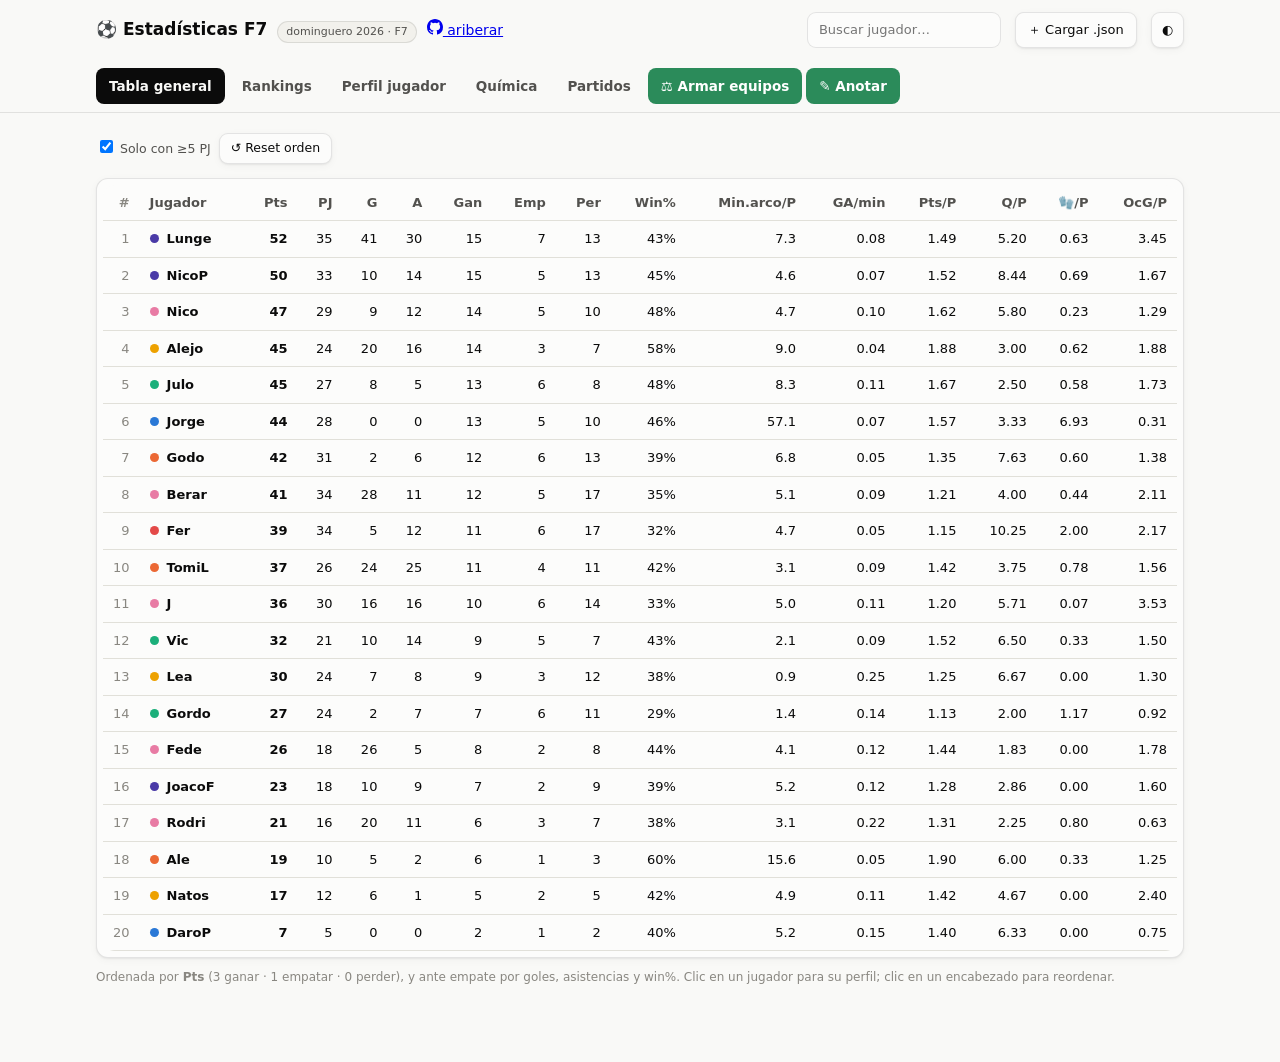
<file: index.html>
<!DOCTYPE html>
<html lang="es">
<head>
<meta charset="utf-8">
<meta name="viewport" content="width=device-width, initial-scale=1">
<title>Estadísticas Fútbol 7 — Panel</title>
<link rel="stylesheet" href="./styles.css?v=20260921">
<script src="./scripts.js?v=20260921h" defer></script>
</head>
<body>
<header>
  <div class="hbar">
   <div class="brand">
  <b>⚽ Estadísticas F7</b>
  <span class="badge" id="seasonBadge">temporada</span>
  <a href="https://github.com/ariberar"
     target="_blank"
     rel="noopener noreferrer"
     class="github-link">
    <svg height="16" width="16" viewBox="0 0 16 16" fill="currentColor">
      <path d="M8 0C3.58 0 0 3.58 0 8a8 8 0 0 0 5.47 7.59c.4.07.55-.17.55-.38
      0-.19-.01-.82-.01-1.49-2.01.37-2.53-.49-2.69-.94-.09-.23-.48-.94-.82-1.13
      -.28-.15-.68-.52-.01-.53.63-.01 1.08.58 1.23.82.72 1.21 1.87.87 2.33.66
      .07-.52.28-.87.51-1.07-1.78-.2-3.64-.89-3.64-3.95
      0-.87.31-1.59.82-2.15-.08-.2-.36-1.02.08-2.12
      0 0 .67-.21 2.2.82a7.65 7.65 0 0 1 4 0c1.53-1.04 2.2-.82 2.2-.82
      .44 1.1.16 1.92.08 2.12.51.56.82 1.27.82 2.15
      0 3.07-1.87 3.75-3.65 3.95.29.25.54.73.54 1.48
      0 1.07-.01 1.93-.01 2.2 0 .21.15.46.55.38A8.01 8.01 0 0 0 16 8
      c0-4.42-3.58-8-8-8z"/>
    </svg>
    ariberar
  </a>
</div>
    <div class="spacer"></div>
    <input class="search" id="search" placeholder="Buscar jugador…" autocomplete="off" list="playerList">
    <datalist id="playerList"></datalist>
    <button class="btn" id="loadBtn">＋ Cargar .json</button>
    <button class="btn icon" id="themeBtn" title="Tema">◐</button>
    <input type="file" id="fileInput" accept=".json" multiple hidden>
  </div>
  <div class="hbar" style="padding-top:0;padding-bottom:8px">
    <nav class="tabs" id="tabs">
      <button data-tab="tabla" aria-selected="true">Tabla general</button>
      <button data-tab="rankings">Rankings</button>
      <button data-tab="perfil">Perfil jugador</button>
      <button data-tab="quimica">Química</button>
      <button data-tab="partidos">Partidos</button>
      <a class="armlink" href="armador.html">⚖️ Armar equipos</a>
      <a class="armlink" href="anotador.html">✎ Anotar</a>
    </nav>
  </div>
</header>

<div class="wrap">
  <section class="tab" id="tab-tabla">
    <div class="controls">
      <label class="lbl"><input type="checkbox" id="minPj" checked> Solo con ≥5 PJ</label>
      <button class="btn" id="resetTable" style="padding:5px 11px;font-size:12.5px">↺ Reset orden</button>
      <span class="spacer"></span>
    </div>
    <div class="card" style="padding:6px"><div class="tblwrap"><table class="data" id="mainTable"></table></div></div>
    <p class="hint" style="margin-top:10px">Ordenada por <b>Pts</b> (3 ganar · 1 empatar · 0 perder), y ante empate por goles, asistencias y win%. Clic en un jugador para su perfil; clic en un encabezado para reordenar.</p>
  </section>

  <section class="tab tabhide" id="tab-rankings">
    <div class="controls">
      <div class="seg" id="rankMetric">
        <button data-k="goles" aria-pressed="true">Goleadores</button>
        <button data-k="asis">Asistencias</button>
        <button data-k="impacto">Impacto</button>
        <button data-k="winpct">Win %</button>
        <button data-k="ptsPP">Puntos</button>
        <button data-k="quites">Quites</button>
        <button data-k="atajadas">Atajadas</button>
        <button data-k="ocasiones">Ocasiones</button>
      </div>
      <label class="lbl" style="margin-left:8px"><input type="checkbox" id="rankAvg"> Promedio por partido</label>
      <label class="lbl"><input type="checkbox" id="minPj2" checked> ≥5 PJ</label>
    </div>
    <div class="card"><h3 id="rankTitle">Goleadores</h3><div class="sub" id="rankSub"></div><div class="bars" id="rankBars"></div></div>
    <div class="card" style="margin-top:14px"><h3>Totales de la temporada</h3><div class="sub">en lo que va del año</div><div class="recs" id="seasonTotals"></div></div>
    <div class="card" style="margin-top:14px"><h3>Récords de la temporada</h3><div class="sub">las marcas más altas de un solo partido y las mejores rachas</div><div class="recs" id="seasonRecs"></div></div>
    <div class="card" style="margin-top:14px"><h3>Distribuciones</h3><div class="sub">cómo se reparten los goles</div><div id="histos"></div></div>
  </section>

  <section class="tab tabhide" id="tab-perfil">
    <div class="controls"><select class="sel" id="playerSel"></select></div>
    <div id="perfilBody" class="grid"></div>
  </section>

  <section class="tab tabhide" id="tab-quimica">
    <div class="controls">
      <div class="seg" id="quimMode">
        <button data-q="winmat" aria-pressed="true">Win% por dupla</button>
        <button data-q="coplay">Con quién juega</button>
        <button data-q="assist">Red de asistencias</button>
      </div>
    </div>
    <div class="card" id="quimCard"></div>
    <p class="hint" id="quimHint" style="margin-top:10px"></p>
  </section>

  <section class="tab tabhide" id="tab-partidos">
    <div class="card" style="margin-bottom:14px">
      <h3>Filtrar por jugadores</h3>
      <div class="sub">Agregá jugadores para ver en qué partidos coincidieron y cómo les fue juntos y en cada combinación de equipos.</div>
      <div class="chips" id="partChips">
        <input class="txt" id="partFilterInput" list="playerList" placeholder="Agregar jugador…" style="min-width:150px">
      </div>
      <div id="comboBox" style="margin-top:14px"></div>
    </div>
    <div class="card">
      <h3 id="partTitle">Partidos de la temporada</h3>
      <div class="sub" id="partSub"></div>
      <div class="hint" style="margin:-2px 0 10px">👆 Tocá un partido para desplegar su línea de tiempo y el resumen.</div>
      <div id="partList"></div>
      <div class="legend"><span><span class="cdot on"></span> tiene ese dato</span><span class="muted">completitud: goles · tiros · atajadas · ocasiones · quites</span></div>
    </div>
  </section>
</div>
<div class="tt" id="tt"></div>

</body>
</html>
</file>
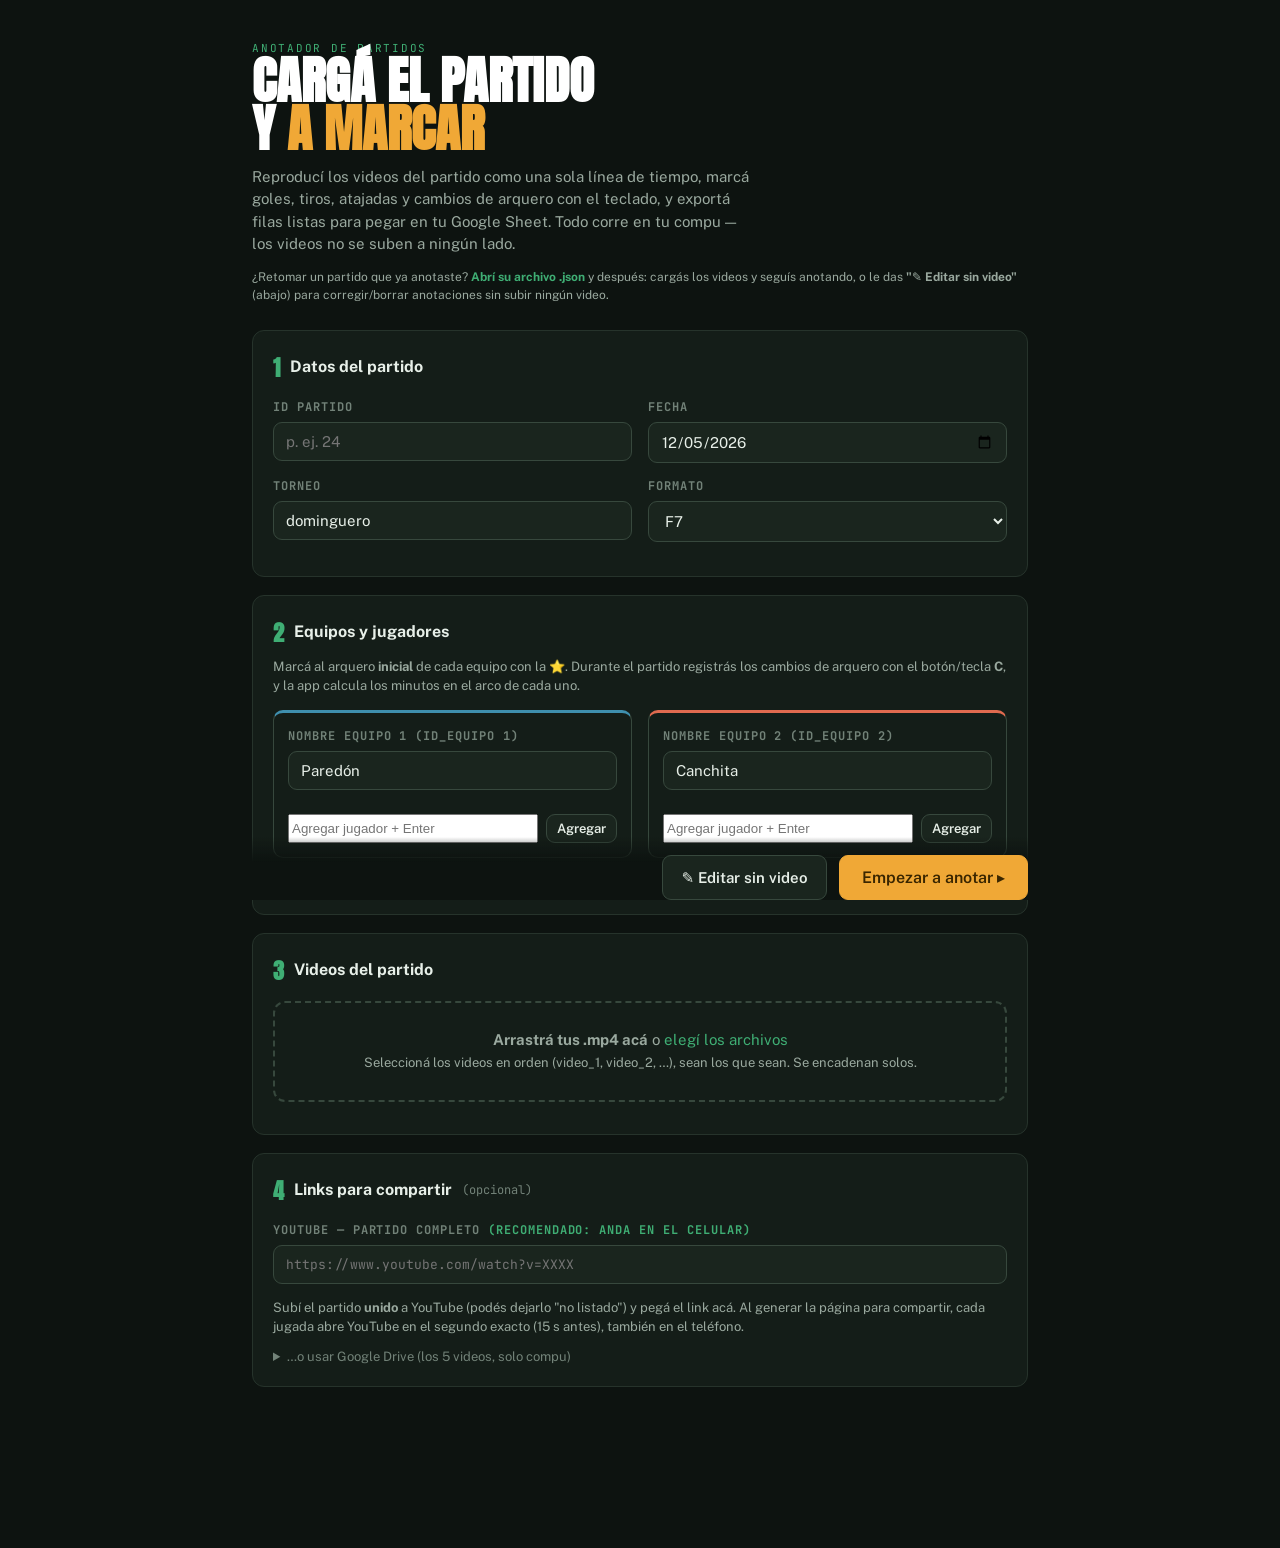
<file: anotador.html>
<!doctype html>
<html lang="es">
<head>
<meta charset="utf-8">
<meta name="viewport" content="width=device-width, initial-scale=1">
<title>Anotador · Fútbol 7</title>
<link rel="preconnect" href="https://fonts.googleapis.com">
<link rel="preconnect" href="https://fonts.gstatic.com" crossorigin>
<link rel="stylesheet" href="https://fonts.googleapis.com/css2?family=Anton&family=Public+Sans:wght@400;500;600;700;800&family=JetBrains+Mono:wght@400;500;700&display=swap">
<style>
  :root{
    --bg:#0d1310; --surface:#141d18; --surface-2:#1a251e; --surface-3:#22302799;
    --ink:#e7efe8; --muted:#9aa99f; --faint:#728278;
    --line:#26332b; --line-strong:#37483d;
    --pitch:#3fae74; --pitch-deep:#2b8b5a; --pitch-soft:#16271e;
    --accent:#f0a836; --accent-ink:#f0a836;
    --team1:#3f8fae; --team2:#e06a4f;
    --gol:#3fae74; --tiro:#e0a53f; --atajada:#8f7fe0; --arquero:#e07fb0; --quite:#3fb0a0; --ocasion:#d08bc4; --falta:#e3d24e;
    --danger:#e2724f;
    --radius:12px;
    --mono:"JetBrains Mono",ui-monospace,monospace;
    --sans:"Public Sans",system-ui,-apple-system,"Segoe UI",sans-serif;
  }
  *{box-sizing:border-box}
  html,body{height:100%}
  body{margin:0;background:var(--bg);color:var(--ink);font-family:var(--sans);font-size:15px;line-height:1.5;-webkit-font-smoothing:antialiased}
  h1,h2,h3{margin:0;text-wrap:balance}
  button{font-family:inherit;cursor:pointer}
  .mono{font-family:var(--mono)}
  .display{font-family:"Anton",var(--sans);font-weight:400;text-transform:uppercase;letter-spacing:.02em}
  .eyebrow{font-family:var(--mono);font-size:11px;letter-spacing:.16em;text-transform:uppercase;color:var(--pitch)}
  a{color:var(--pitch)}
  :focus-visible{outline:3px solid var(--accent);outline-offset:2px;border-radius:6px}

  .topbar{display:flex;align-items:center;gap:14px;padding:12px 20px;border-bottom:1px solid var(--line);background:linear-gradient(180deg,#0f3a26,#0d2a1c);position:sticky;top:0;z-index:20}
  .topbar .logo{font-family:"Anton";text-transform:uppercase;letter-spacing:.03em;font-size:20px;color:#fff;line-height:1}
  .topbar .logo span{color:var(--accent)}
  .topbar .meta{font-family:var(--mono);font-size:12px;color:#bcd4c4;display:flex;gap:14px;flex-wrap:wrap}
  .topbar .meta b{color:#fff;font-weight:700}
  .topbar .spacer{flex:1}
  .btn{border:1px solid var(--line-strong);background:var(--surface-2);color:var(--ink);border-radius:9px;padding:8px 13px;font-weight:600;font-size:14px;display:inline-flex;align-items:center;gap:7px}
  .btn:hover{border-color:var(--pitch)}
  .btn.ghost{background:transparent}
  .btn.small{padding:6px 10px;font-size:13px}
  .btn.accent{background:var(--accent);color:#3a2600;border-color:var(--accent)}

  .app{display:grid;grid-template-columns:1fr 400px;gap:0;height:calc(100vh - 57px)}
  .stage{padding:18px 20px;overflow:auto}
  .nv-banner{display:none;background:var(--pitch-soft);border:1px solid var(--pitch-deep);border-radius:12px;padding:14px 16px;font-size:14px;line-height:1.6;color:var(--ink);margin-bottom:14px}
  body.no-video .nv-banner{display:block}
  body.no-video .videowrap,body.no-video .timeline,body.no-video .transport,body.no-video .hint{display:none}
  .side{border-left:1px solid var(--line);background:var(--surface);display:flex;flex-direction:column;overflow:hidden}
  @media (max-width:960px){.app{grid-template-columns:1fr;height:auto}.side{border-left:0;border-top:1px solid var(--line)}}

  .videowrap{background:#000;border-radius:var(--radius);overflow:hidden;border:1px solid var(--line);position:relative;aspect-ratio:16/9}
  video{width:100%;height:100%;display:block;background:#000}
  .videowrap .badge-speed{position:absolute;top:10px;right:10px;font-family:var(--mono);font-size:13px;font-weight:700;background:rgba(0,0,0,.6);color:var(--accent);padding:4px 9px;border-radius:7px;pointer-events:none}
  .videowrap .badge-speed.hide{display:none}

  .timeline{margin:14px 0 6px}
  .scrub{position:relative;height:34px}
  .scrub input[type=range]{position:absolute;inset:0;width:100%;height:34px;margin:0;-webkit-appearance:none;background:transparent;cursor:pointer}
  .track{position:absolute;left:0;right:0;top:14px;height:6px;background:var(--surface-2);border-radius:4px;overflow:hidden}
  .track .fill{position:absolute;left:0;top:0;bottom:0;background:var(--pitch);width:0}
  .track .kick{position:absolute;top:-3px;bottom:-3px;width:2px;background:var(--accent);opacity:.85}
  .track .kick.end{background:var(--danger)}
  .scrub{cursor:pointer;touch-action:none}
  .knob{position:absolute;top:8px;width:18px;height:18px;border-radius:50%;background:#fff;border:3px solid var(--pitch);transform:translateX(-50%);box-shadow:0 1px 5px rgba(0,0,0,.55);pointer-events:none;z-index:6}
  .seg{position:absolute;top:11px;height:12px;width:2px;background:var(--faint);opacity:.7}
  .mk{position:absolute;top:8px;width:9px;height:18px;transform:translateX(-50%);border-radius:2px;cursor:pointer;border:1px solid rgba(0,0,0,.4)}
  .mk.gol{background:var(--gol)} .mk.tiro{background:var(--tiro)} .mk.atajada{background:var(--atajada)} .mk.arquero{background:var(--arquero)} .mk.quite{background:var(--quite)} .mk.ocasion{background:var(--ocasion)} .mk.falta{background:var(--falta)}
  input[type=range]::-webkit-slider-thumb{-webkit-appearance:none;width:16px;height:34px;background:transparent;cursor:pointer}
  .clockrow{display:flex;align-items:center;justify-content:space-between;gap:12px;flex-wrap:wrap;margin-top:4px}
  .clock{display:flex;align-items:baseline;gap:10px;font-family:var(--mono)}
  .clock .big{font-size:26px;font-weight:700;color:#fff;font-variant-numeric:tabular-nums}
  .clock .sub{font-size:12px;color:var(--muted)}
  .offset{display:flex;align-items:center;gap:8px;font-family:var(--mono);font-size:12px;color:var(--muted);background:var(--surface);border:1px solid var(--line);border-radius:9px;padding:5px 8px}
  .offset b{color:var(--accent)}
  .offset .btn{padding:5px 9px;font-size:12px}

  .transport{display:flex;flex-wrap:wrap;align-items:center;gap:8px;margin-top:12px}
  .transport .grp{display:flex;gap:4px;background:var(--surface);border:1px solid var(--line);border-radius:10px;padding:4px}
  .tbtn{border:0;background:transparent;color:var(--ink);border-radius:7px;padding:8px 11px;font-weight:600;font-size:14px;min-width:42px}
  .tbtn:hover{background:var(--surface-2)}
  .tbtn.play{background:var(--pitch);color:#04140b;min-width:52px}
  .grp.speed{flex-wrap:wrap}
  .speed .tbtn.on{background:var(--accent);color:#3a2600}
  .transport .lbl{font-family:var(--mono);font-size:11px;color:var(--faint);text-transform:uppercase;letter-spacing:.08em;align-self:center;margin-left:4px}

  .actions{display:grid;grid-template-columns:repeat(3,1fr);gap:10px;margin-top:18px}
  @media (max-width:560px){.actions{grid-template-columns:repeat(2,1fr)}}
  .act{border:1px solid var(--line-strong);border-radius:var(--radius);padding:15px 10px;background:var(--surface);text-align:center;transition:transform .08s ease,border-color .12s}
  .act:hover{transform:translateY(-2px)}
  .act .k{font-family:var(--mono);font-size:11px;color:var(--faint);display:block;margin-bottom:8px}
  .act .k kbd{background:var(--surface-2);border:1px solid var(--line-strong);border-radius:5px;padding:1px 7px;color:var(--ink);font-weight:700}
  .act .name{font-family:"Anton";text-transform:uppercase;font-size:20px;letter-spacing:.02em}
  .act.gol{border-color:#2c5d44} .act.gol .name{color:var(--gol)}
  .act.tiro .name{color:var(--tiro)}
  .act.atajada .name{color:var(--atajada)}
  .act.arquero .name{color:var(--arquero);font-size:16px}
  .act.quite .name{color:var(--quite);font-size:18px}
  .act.ocasion .name{color:var(--ocasion);font-size:18px}
  .act.falta .name{color:var(--falta);font-size:18px}
  .act:hover.gol{border-color:var(--gol)} .act:hover.tiro{border-color:var(--tiro)} .act:hover.atajada{border-color:var(--atajada)} .act:hover.arquero{border-color:var(--arquero)} .act:hover.quite{border-color:var(--quite)} .act:hover.ocasion{border-color:var(--ocasion)} .act:hover.falta{border-color:var(--falta)}

  .hint{font-family:var(--mono);font-size:12px;color:var(--faint);margin-top:16px;line-height:1.7}
  .hint kbd{background:var(--surface-2);border:1px solid var(--line-strong);border-radius:5px;padding:1px 6px;color:var(--muted)}

  .score{display:grid;grid-template-columns:1fr auto 1fr;align-items:center;gap:8px;padding:16px 18px;border-bottom:1px solid var(--line)}
  .score .t{text-align:center}
  .score .t .nm{font-size:12px;color:var(--muted);text-transform:uppercase;letter-spacing:.06em;font-weight:700;white-space:nowrap;overflow:hidden;text-overflow:ellipsis}
  .score .t .n{font-family:"Anton";font-size:44px;line-height:.9}
  .score .t1 .n{color:var(--team1)} .score .t2 .n{color:var(--team2)}
  .score .t .gk{font-size:11px;color:var(--arquero);font-family:var(--mono);margin-top:2px}
  .score .dash{color:var(--faint);font-family:"Anton";font-size:26px}

  .side .tabs{display:flex;border-bottom:1px solid var(--line)}
  .side .tabs button{flex:1;background:transparent;border:0;color:var(--muted);padding:11px 6px;font-weight:700;font-size:13px;border-bottom:2px solid transparent}
  .side .tabs button.on{color:var(--ink);border-bottom-color:var(--accent)}
  .side .panel{flex:1;overflow:auto;padding:6px 0}
  .side .panel.hide{display:none}

  .evt{display:grid;grid-template-columns:52px 1fr auto;gap:10px;align-items:center;padding:9px 16px;border-bottom:1px solid var(--line);cursor:pointer}
  .evt:hover{background:var(--surface-2)}
  .evt .min{font-family:var(--mono);font-weight:700;font-size:14px;color:#fff;text-align:right;font-variant-numeric:tabular-nums}
  .evt .min small{display:block;font-size:9px;color:var(--faint);font-weight:400}
  .evt .desc .top{font-size:14px;font-weight:600}
  .evt .desc .sub{font-size:12px;color:var(--muted)}
  .evt .pill{font-family:var(--mono);font-size:10px;text-transform:uppercase;letter-spacing:.05em;padding:3px 7px;border-radius:20px;font-weight:700}
  .pill.gol{background:#14311f;color:var(--gol)}
  .pill.tiro{background:#2f2812;color:var(--tiro)}
  .pill.atajada{background:#211d33;color:var(--atajada)}
  .pill.arquero{background:#2f1826;color:var(--arquero)}
  .pill.quite{background:#122b28;color:var(--quite)}
  .pill.ocasion{background:#2a1a28;color:var(--ocasion)}
  .pill.falta{background:#2a2812;color:var(--falta)}
  .evt .del{opacity:0;border:0;background:transparent;color:var(--danger);font-size:16px;padding:2px 6px}
  .evt:hover .del{opacity:1}
  .empty{padding:34px 20px;text-align:center;color:var(--faint);font-size:13px}
  .empty .display{font-size:30px;color:var(--line-strong);display:block;margin-bottom:8px}

  .exp{padding:14px 16px;display:flex;flex-direction:column;gap:10px}
  .exp .row{display:flex;gap:8px;align-items:center}
  .exp .row .btn{flex:1;justify-content:space-between}
  .exp .cnt{font-family:var(--mono);font-size:12px;color:var(--faint)}
  .exp h4{font-size:12px;text-transform:uppercase;letter-spacing:.08em;color:var(--faint);font-family:var(--mono);margin:8px 0 2px;font-weight:700}
  .exp .note{font-size:12px;color:var(--muted);line-height:1.6}
  .clipctl{display:flex;flex-direction:column;gap:8px;background:var(--surface-2);border:1px solid var(--line);border-radius:10px;padding:10px 12px;margin:2px 0 8px}
  .clip-secs{display:flex;gap:14px;align-items:center;flex-wrap:wrap}
  .clip-secs label{font-family:var(--mono);font-size:11px;text-transform:uppercase;letter-spacing:.06em;color:var(--faint);display:flex;align-items:center;gap:6px}
  .clip-secs input{width:56px;background:var(--surface);border:1px solid var(--line-strong);border-radius:7px;padding:5px 7px;color:var(--ink);font-family:var(--mono);font-size:14px;text-align:center}
  .clip-types{display:flex;gap:6px;flex-wrap:wrap}
  .clipf{border:1px solid var(--line-strong);background:var(--surface);color:var(--faint);border-radius:20px;padding:4px 11px;font-weight:700;font-size:12px}
  .clipf.on[data-f=gol]{color:var(--gol);border-color:var(--gol)}
  .clipf.on[data-f=tiro]{color:var(--tiro);border-color:var(--tiro)}
  .clipf.on[data-f=atajada]{color:var(--atajada);border-color:var(--atajada)}
  .clipf.on[data-f=falta]{color:var(--falta);border-color:var(--falta)}
  .clipctl select{background:var(--surface);color:var(--ink);border:1px solid var(--line-strong);border-radius:8px;padding:6px 9px;font-weight:600;font-size:13px}
  .clip-secs select{background:var(--surface);color:var(--ink);border:1px solid var(--line-strong);border-radius:7px;padding:5px 7px;font-family:var(--mono);font-size:13px}
  .tlf.allp.on,.clipf.allp.on{color:var(--accent);border-color:var(--accent)}
  .toast{position:fixed;bottom:20px;left:50%;transform:translateX(-50%);background:var(--pitch);color:#04140b;font-weight:700;padding:11px 20px;border-radius:10px;box-shadow:0 10px 30px rgba(0,0,0,.5);z-index:60;opacity:0;transition:opacity .2s,transform .2s;pointer-events:none}
  .toast.show{opacity:1;transform:translateX(-50%) translateY(-4px)}

  .setup{max-width:820px;margin:0 auto;padding:40px 22px 80px}
  .setup h1{font-family:"Anton";text-transform:uppercase;font-size:clamp(2rem,6vw,3.2rem);line-height:.95;color:#fff}
  .setup h1 span{color:var(--accent)}
  .setup .lede{color:var(--muted);margin:12px 0 30px;max-width:56ch}
  .card{background:var(--surface);border:1px solid var(--line);border-radius:var(--radius);padding:20px;margin-bottom:18px}
  .card h2{font-size:16px;margin-bottom:14px;display:flex;align-items:center;gap:10px}
  .card h2 .num{font-family:"Anton";color:var(--pitch);font-size:22px}
  .field{display:flex;flex-direction:column;gap:6px;margin-bottom:14px}
  .field label{font-size:12px;font-family:var(--mono);text-transform:uppercase;letter-spacing:.08em;color:var(--faint);font-weight:700}
  .field input,.field select{background:var(--surface-2);border:1px solid var(--line-strong);border-radius:9px;padding:10px 12px;color:var(--ink);font-family:inherit;font-size:15px}
  .grid2{display:grid;grid-template-columns:1fr 1fr;gap:16px}
  @media (max-width:640px){.grid2{grid-template-columns:1fr}}
  .teamcard{border:1px solid var(--line-strong);border-radius:10px;padding:14px}
  .teamcard.t1{border-top:3px solid var(--team1)} .teamcard.t2{border-top:3px solid var(--team2)}
  .roster{display:flex;flex-wrap:wrap;gap:7px;margin:10px 0}
  .chip{display:inline-flex;align-items:center;gap:6px;background:var(--surface-2);border:1px solid var(--line-strong);border-radius:20px;padding:5px 6px 5px 12px;font-size:13px;font-weight:600}
  .chip button{border:0;background:transparent;color:var(--faint);font-size:14px;line-height:1;padding:0 2px}
  .chip.gk{border-color:var(--accent)}
  .chip .star{color:var(--accent);cursor:pointer;font-size:13px}
  .addrow{display:flex;gap:8px}
  .addrow input{flex:1}
  .quick{font-size:12px;color:var(--muted);margin-top:6px}
  .quick a{cursor:pointer}
  .drop{border:2px dashed var(--line-strong);border-radius:12px;padding:26px;text-align:center;color:var(--muted);transition:.15s}
  .drop.hot{border-color:var(--pitch);background:var(--pitch-soft)}
  .vidlist{margin-top:12px;display:flex;flex-direction:column;gap:6px}
  .vidrow{display:flex;justify-content:space-between;font-family:var(--mono);font-size:12px;padding:7px 11px;background:var(--surface-2);border-radius:7px}
  .vidrow .d{color:var(--pitch)}
  .start{position:sticky;bottom:0;background:linear-gradient(180deg,transparent,var(--bg) 40%);padding-top:18px;display:flex;justify-content:flex-end;gap:12px}

  .modal-bg{position:fixed;inset:0;background:rgba(4,10,7,.72);display:flex;align-items:center;justify-content:center;z-index:50;padding:16px}
  .modal-bg.hide{display:none}
  .modal{background:var(--surface);border:1px solid var(--line-strong);border-radius:16px;width:100%;max-width:520px;overflow:hidden;box-shadow:0 30px 80px rgba(0,0,0,.6)}
  .modal .mhead{padding:16px 20px;border-bottom:1px solid var(--line);display:flex;align-items:center;justify-content:space-between}
  .modal .mhead .display{font-size:24px}
  .modal .mhead .display.gol{color:var(--gol)} .modal .mhead .display.tiro{color:var(--tiro)} .modal .mhead .display.atajada{color:var(--atajada)} .modal .mhead .display.arquero{color:var(--arquero)}
  .modal .mhead .t-min{font-family:var(--mono);color:var(--accent);font-weight:700}
  .modal .mbody{padding:18px 20px;display:flex;flex-direction:column;gap:16px;max-height:70vh;overflow:auto}
  .modal .mfoot{padding:14px 20px;border-top:1px solid var(--line);display:flex;justify-content:space-between;align-items:center;gap:10px}
  .pickr label{font-size:12px;font-family:var(--mono);text-transform:uppercase;letter-spacing:.08em;color:var(--faint);font-weight:700;display:block;margin-bottom:8px}
  .opts{display:flex;flex-wrap:wrap;gap:7px}
  .opt{border:1px solid var(--line-strong);background:var(--surface-2);color:var(--ink);border-radius:8px;padding:7px 12px;font-size:14px;font-weight:600}
  .opt.on{background:var(--pitch);color:#04140b;border-color:var(--pitch)}
  .opt.t1.on{background:var(--team1);border-color:var(--team1);color:#04121a}
  .opt.t2.on{background:var(--team2);border-color:var(--team2);color:#1a0603}
  .opt.none{color:var(--faint);font-style:italic}
  .contra-note{font-size:12px;color:var(--arquero);font-family:var(--mono);margin-top:6px;display:none}
  .contra-note.show{display:block}
  .minirow{display:flex;align-items:center;gap:10px}
  .minirow input{width:80px;background:var(--surface-2);border:1px solid var(--line-strong);border-radius:8px;padding:8px;color:var(--ink);font-family:var(--mono);font-size:15px;text-align:center}
  .hidden{display:none!important}

  /* ---- timeline overlay ---- */
  .tl-overlay{position:fixed;inset:0;background:var(--bg);z-index:55;overflow:auto}
  .tl-overlay.hide{display:none}
  .tl-head{position:sticky;top:0;background:linear-gradient(180deg,#0f3a26,#0d2a1c);border-bottom:2px solid var(--accent);padding:16px 20px;display:flex;flex-direction:column;gap:10px;z-index:2}
  .tl-score{display:flex;align-items:center;justify-content:center;gap:18px;font-family:"Anton";font-size:30px;color:#fff;line-height:1}
  .tl-score .tl-tn{font-size:15px;font-family:var(--sans);font-weight:800;text-transform:uppercase;letter-spacing:.05em;max-width:34vw;overflow:hidden;text-overflow:ellipsis;white-space:nowrap}
  .tl-score .t1{color:var(--team1)} .tl-score .t2{color:var(--team2)}
  .tl-sub-head{text-align:center;font-family:var(--mono);font-size:12px;color:#a9c6b3}
  .tl-filters{display:flex;gap:8px;justify-content:center;flex-wrap:wrap}
  .tlf{border:1px solid var(--line-strong);background:rgba(0,0,0,.25);color:var(--faint);border-radius:20px;padding:5px 12px;font-weight:700;font-size:12px;user-select:none}
  .ci{width:1em;height:1em;vertical-align:-0.15em;margin-right:1px;display:inline-block}
  .tlf.on[data-f="gol"]{color:var(--gol);border-color:var(--gol)}
  .tlf.on[data-f="tiro"]{color:var(--tiro);border-color:var(--tiro)}
  .tlf.on[data-f="atajada"]{color:var(--atajada);border-color:var(--atajada)}
  .tlf.on[data-f="asist"]{color:#56b6d9;border-color:#56b6d9}
  .tlf.on[data-f="pase"]{color:#b39ddb;border-color:#b39ddb}
  .tlf.on[data-f="ocasion"]{color:var(--ocasion);border-color:var(--ocasion)}
  .tlf.on[data-f="quite"]{color:var(--quite);border-color:var(--quite)}
  .tlf.on[data-f="falta"]{color:var(--falta);border-color:var(--falta)}
  .clipf.on[data-f="asist"]{color:#56b6d9;border-color:#56b6d9}
  .clipf.on[data-f="pase"]{color:#b39ddb;border-color:#b39ddb}
  .clipf.on[data-f="ocasion"]{color:var(--ocasion);border-color:var(--ocasion)}
  .clipf.on[data-f="quite"]{color:var(--quite);border-color:var(--quite)}
  .tl-track{max-width:800px;margin:26px auto;position:relative;padding:0 10px}
  .tl-track::before{content:"";position:absolute;top:6px;bottom:6px;left:50%;width:2px;background:var(--line-strong);transform:translateX(-50%)}
  .tl-row{display:grid;grid-template-columns:1fr 72px 1fr;align-items:center;margin:12px 0}
  @media (max-width:600px){.tl-row{grid-template-columns:1fr 52px 1fr}.tl-track{margin:16px auto}}
  .tl-axis{display:flex;flex-direction:column;align-items:center;gap:3px;position:relative;z-index:1}
  .tl-dot{width:13px;height:13px;border-radius:50%;border:2px solid var(--bg)}
  .tl-dot.gol{width:19px;height:19px;background:var(--gol);box-shadow:0 0 0 3px rgba(63,174,116,.2)}
  .tl-dot.tiro{background:var(--tiro)} .tl-dot.atajada{background:var(--atajada)} .tl-dot.falta{background:var(--falta)} .tl-dot.ocasion{background:var(--ocasion)} .tl-dot.quite{background:var(--quite)}
  .tl-min{font-family:var(--mono);font-size:11px;color:var(--muted);background:var(--bg);padding:0 4px}
  .tl-cell.L{display:flex;justify-content:flex-end}
  .tl-card{background:var(--surface);border:1px solid var(--line);border-radius:10px;padding:9px 13px;cursor:pointer;transition:border-color .12s;max-width:340px}
  .tl-card:hover{border-color:var(--pitch)}
  .tl-row.left .tl-card{text-align:right}
  .tl-card.gol{border-left:3px solid var(--gol)}
  .tl-row.right .tl-card.gol{border-left:1px solid var(--line);border-right:3px solid var(--gol)}
  .tl-card.falta{border-color:var(--line);opacity:.92}
  .tl-card.ocasion,.tl-card.quite{border-color:var(--line);opacity:.95}
  .tl-scoremini{font-family:"Anton";font-size:19px;color:#fff;line-height:1;margin-bottom:3px}
  .tl-main{font-weight:700;font-size:14px}
  .tl-detail{font-size:12px;color:var(--muted);margin-top:1px}
  .tl-card .c{color:var(--arquero)}
  .tl-empty{max-width:520px;margin:60px auto;text-align:center;color:var(--faint)}
  .tl-filters select{background:rgba(0,0,0,.25);color:var(--ink);border:1px solid var(--line-strong);border-radius:20px;padding:5px 10px;font-weight:700;font-size:12px}
  .tl-bookend{text-align:center;margin:20px 0;position:relative;z-index:1}
  .tl-bookend a,.tl-bookend span.bk{display:inline-block;background:var(--surface);border:1px solid var(--accent);border-radius:22px;padding:6px 16px;font-family:"Anton";text-transform:uppercase;letter-spacing:.03em;font-size:14px;color:var(--accent);text-decoration:none}
  .tl-bookend a:hover{background:var(--pitch-soft)}
  /* ---- resumen ---- */
  .sum{max-width:820px;margin:8px auto 50px;padding:0 16px}
  .sum h3{font-family:"Anton";text-transform:uppercase;text-align:center;font-size:22px;color:#fff;margin:26px 0 12px}
  .sum-flow{display:flex;gap:10px;justify-content:center;flex-wrap:wrap;margin:0 0 24px}
  .sum-flow .pill{font-family:var(--mono);font-size:12px;font-weight:700;border-radius:20px;padding:7px 14px;border:1px solid var(--line-strong);background:var(--surface)}
  .sum-flow .pill.p1{color:var(--team1);border-color:var(--team1)}
  .sum-flow .pill.p2{color:var(--team2);border-color:var(--team2)}
  .sum-flow .pill.pe{color:var(--muted)}
  .sum-teams{display:grid;grid-template-columns:1fr 1fr;gap:16px}
  @media(max-width:600px){.sum-teams{grid-template-columns:1fr}}
  .sum-team{background:var(--surface);border:1px solid var(--line);border-radius:12px;padding:14px 16px}
  .sum-team.sum-t1{border-top:3px solid var(--team1)} .sum-team.sum-t2{border-top:3px solid var(--team2)}
  .sum-team h4{font-size:13px;text-transform:uppercase;letter-spacing:.05em;margin-bottom:10px;font-weight:800}
  .sum-team.sum-t1 h4{color:var(--team1)} .sum-team.sum-t2 h4{color:var(--team2)}
  .imp-row{display:flex;justify-content:space-between;align-items:center;gap:10px;padding:6px 0;border-bottom:1px solid var(--line)}
  .imp-row:last-child{border-bottom:0}
  .imp-row .who{font-weight:700;font-size:14px}
  .imp-row .st{font-family:var(--mono);font-size:12px;color:var(--muted);white-space:nowrap;text-align:right}
  .imp-row{align-items:flex-start}
  .imp-x{color:var(--faint);font-size:10px}
  .imp-row .st b{color:var(--accent)}
  .imp-empty{color:var(--faint);font-size:13px;padding:6px 0}
  .arco{margin-top:10px;font-size:12px;color:var(--muted);font-family:var(--mono);border-top:1px dashed var(--line-strong);padding-top:8px}
</style>
</head>
<body>

<!-- ============ SETUP ============ -->
<section id="setup" class="setup">
  <div class="eyebrow">Anotador de partidos</div>
  <h1>Cargá el partido<br>y <span>a marcar</span></h1>
  <p class="lede">Reproducí los videos del partido como una sola línea de tiempo, marcá goles, tiros, atajadas y cambios de arquero con el teclado, y exportá filas listas para pegar en tu Google Sheet. Todo corre en tu compu — los videos no se suben a ningún lado.</p>
  <p class="quick" style="margin:-18px 0 26px">¿Retomar un partido que ya anotaste? <a onclick="document.getElementById('loadjson').click()"><b>Abrí su archivo .json</b></a> y después: cargás los videos y seguís anotando, o le das <b>"✎ Editar sin video"</b> (abajo) para corregir/borrar anotaciones sin subir ningún video.<input id="loadjson" type="file" accept=".json,application/json" class="hidden"></p>

  <div class="card">
    <h2><span class="num">1</span> Datos del partido</h2>
    <div class="grid2">
      <div class="field"><label>ID partido</label><input id="s-id" type="number" min="1" placeholder="p. ej. 24"></div>
      <div class="field"><label>Fecha</label><input id="s-fecha" type="date"></div>
    </div>
    <div class="grid2">
      <div class="field"><label>Torneo</label><input id="s-torneo" value="dominguero" placeholder="p. ej. dominguero"></div>
      <div class="field"><label>Formato</label><select id="s-formato"><option value="F7">F7</option><option value="F5">F5</option><option value="F6">F6</option><option value="F8">F8</option><option value="F11">F11</option></select></div>
    </div>
  </div>

  <div class="card">
    <h2><span class="num">2</span> Equipos y jugadores</h2>
    <p class="note" style="color:var(--muted);font-size:13px;margin:-6px 0 14px">Marcá al arquero <b>inicial</b> de cada equipo con la ⭐. Durante el partido registrás los cambios de arquero con el botón/tecla <b>C</b>, y la app calcula los minutos en el arco de cada uno.</p>
    <div class="grid2">
      <div class="teamcard t1">
        <div class="field"><label>Nombre equipo 1 (id_equipo 1)</label><input id="s-t1name" value="Paredón"></div>
        <div class="roster" id="roster1"></div>
        <div class="addrow"><input id="add1" placeholder="Agregar jugador + Enter"><button class="btn small" onclick="addPlayer(1)">Agregar</button></div>
      </div>
      <div class="teamcard t2">
        <div class="field"><label>Nombre equipo 2 (id_equipo 2)</label><input id="s-t2name" value="Canchita"></div>
        <div class="roster" id="roster2"></div>
        <div class="addrow"><input id="add2" placeholder="Agregar jugador + Enter"><button class="btn small" onclick="addPlayer(2)">Agregar</button></div>
      </div>
    </div>
    <p class="quick">Rápido: <a onclick="fillSample()">cargar un roster de ejemplo</a></p>
  </div>

  <div class="card">
    <h2><span class="num">3</span> Videos del partido</h2>
    <div class="drop" id="drop">
      <input id="files" type="file" accept="video/*" multiple class="hidden">
      <b>Arrastrá tus .mp4 acá</b> o <a onclick="document.getElementById('files').click()">elegí los archivos</a><br>
      <span style="font-size:13px">Seleccioná los videos en orden (video_1, video_2, …), sean los que sean. Se encadenan solos.</span>
    </div>
    <div class="vidlist" id="vidlist"></div>
  </div>

  <div class="card">
    <h2><span class="num">4</span> Links para compartir <span style="font-size:12px;color:var(--faint);font-weight:400;font-family:var(--mono)">(opcional)</span></h2>
    <div class="field">
      <label>YouTube — partido completo <span style="color:var(--pitch)">(recomendado: anda en el celular)</span></label>
      <input id="s-youtube" placeholder="https://www.youtube.com/watch?v=XXXX" style="font-family:var(--mono);font-size:13px">
    </div>
    <p class="note" style="color:var(--muted);font-size:13px;margin:2px 0 4px">Subí el partido <b>unido</b> a YouTube (podés dejarlo "no listado") y pegá el link acá. Al generar la página para compartir, cada jugada abre YouTube en el segundo exacto (15 s antes), también en el teléfono.</p>
    <details style="margin-top:10px">
      <summary style="cursor:pointer;font-size:13px;color:var(--faint)">…o usar Google Drive (los 5 videos, solo compu)</summary>
      <p class="note" style="color:var(--muted);font-size:13px;margin:8px 0 8px">Pegá el link de cada video de Drive, <b>uno por línea, en el mismo orden que arriba</b>, compartidos como "cualquiera con el enlace". Si cargás YouTube, se usa YouTube.</p>
      <textarea id="s-drive" rows="4" placeholder="https://drive.google.com/file/d/XXXX/view&#10;..." style="width:100%;background:var(--surface-2);border:1px solid var(--line-strong);border-radius:9px;padding:10px 12px;color:var(--ink);font-family:var(--mono);font-size:12px;resize:vertical"></textarea>
    </details>
  </div>

  <div class="start">
    <button class="btn" style="font-size:15px;padding:12px 18px" onclick="startEditNoVideo()" title="Corregir anotaciones de un .json sin cargar el video">✎ Editar sin video</button>
    <button class="btn accent" style="font-size:16px;padding:12px 22px" onclick="startMatch()">Empezar a anotar ▸</button>
  </div>
</section>

<!-- ============ APP ============ -->
<div id="main" class="hidden">
  <div class="topbar">
    <div class="logo">FÚTBOL<span>7</span></div>
    <div class="meta">
      <span>Partido <b id="m-id">—</b></span>
      <span id="m-fecha">—</span>
      <span id="m-vid">vid 1/5</span>
    </div>
    <div class="spacer"></div>
    <button class="btn ghost small" onclick="openTimeline()">📊 Timeline</button>
    <button class="btn ghost small" onclick="saveJSON()">⬇ Guardar partido</button>
    <button class="btn ghost small" onclick="clearEvents()" title="Borra todas las anotaciones de este partido">🗑 Borrar todo</button>
    <button class="btn ghost small" onclick="newMatch(false)" title="Empezar a anotar otro partido (mantiene los jugadores)">＋ Partido nuevo</button>
    <button class="btn ghost small" onclick="backToSetup()">Editar equipos</button>
  </div>

  <div class="app">
    <!-- STAGE -->
    <div class="stage">
      <div id="novideo-banner" class="nv-banner">
        <b>✎ Modo edición sin video.</b> Editá o borrá anotaciones desde la lista de la derecha (doble-clic para editar, ✕ para borrar). Para agregar una nueva, tocá el evento (o su tecla) y poné el <b>minuto</b> a mano. Al terminar, <b>⬇ Guardar partido</b>.
      </div>
      <div class="videowrap">
        <video id="video" playsinline></video>
        <div class="badge-speed hide" id="speedBadge">2×</div>
      </div>

      <div class="timeline">
        <div class="scrub" id="scrub" role="slider" tabindex="0" aria-label="Línea de tiempo del partido" aria-valuemin="0" aria-valuemax="100" aria-valuenow="0">
          <div class="track"><div class="fill" id="fill"></div><div class="kick hidden" id="kick"></div><div class="kick end hidden" id="kickend"></div></div>
          <div id="segs"></div>
          <div id="marks"></div>
          <div class="knob" id="knob" style="left:0%"></div>
        </div>
        <div class="clockrow">
          <div class="clock">
            <span class="big" id="clock">00:00</span>
            <span class="sub">/ <span id="clocktot">00:00</span> · minuto <b id="clockmin">0</b></span>
          </div>
          <div class="offset">
            <span>inicio</span> <b id="offlbl">00:00</b>
            <button class="btn small" onclick="setKickoff()" title="El minuto 0 del partido arranca acá">⚑ acá</button>
            <button class="btn small ghost" onclick="clearKickoff()" title="Borrar inicio">✕</button>
            <span style="margin-left:8px">fin</span> <b id="endlbl">—</b>
            <button class="btn small" onclick="setMatchEnd()" title="El partido termina acá (no cuenta la cola de filmación)">⚑ acá</button>
            <button class="btn small ghost" onclick="clearMatchEnd()" title="Borrar fin">✕</button>
          </div>
        </div>
      </div>

      <div class="transport">
        <div class="grp">
          <button class="tbtn" onclick="skip(-10)" title="−10s (J)">«10</button>
          <button class="tbtn" onclick="skip(-5)" title="−5s (←)">«5</button>
          <button class="tbtn play" id="playbtn" onclick="togglePlay()" title="Espacio">▶</button>
          <button class="tbtn" onclick="skip(5)" title="+5s (→)">5»</button>
          <button class="tbtn" onclick="skip(10)" title="+10s (L)">10»</button>
        </div>
        <div class="grp speed" id="speedgrp">
          <span class="lbl">vel</span>
          <button class="tbtn" data-rate="0.5" onclick="setRate(0.5)">.5×</button>
          <button class="tbtn on" data-rate="1" onclick="setRate(1)">1×</button>
          <button class="tbtn" data-rate="1.5" onclick="setRate(1.5)">1.5×</button>
          <button class="tbtn" data-rate="2" onclick="setRate(2)">2×</button>
          <button class="tbtn" data-rate="3" onclick="setRate(3)">3×</button>
          <button class="tbtn" data-rate="4" onclick="setRate(4)">4×</button>
        </div>
      </div>

      <div class="actions">
        <button class="act gol" onclick="openEvent('gol')"><span class="k"><kbd>G</kbd></span><span class="name">Gol</span></button>
        <button class="act tiro" onclick="openEvent('tiro')"><span class="k"><kbd>T</kbd></span><span class="name">Tiro</span></button>
        <button class="act atajada" onclick="openEvent('atajada')"><span class="k"><kbd>A</kbd></span><span class="name">Atajada</span></button>
        <button class="act quite" onclick="openEvent('quite')"><span class="k"><kbd>Q</kbd></span><span class="name">Quite</span></button>
        <button class="act ocasion" onclick="openEvent('ocasion')"><span class="k"><kbd>O</kbd></span><span class="name">Ocasión</span></button>
        <button class="act falta" onclick="openEvent('falta')"><span class="k"><kbd>F</kbd></span><span class="name">Falta</span></button>
        <button class="act arquero" onclick="openEvent('arquero')"><span class="k"><kbd>C</kbd></span><span class="name">Cambio arq.</span></button>
      </div>

      <div class="hint">
        Atajos: <kbd>Espacio</kbd> pausa · <kbd>←</kbd><kbd>→</kbd> ±5s · <kbd>J</kbd><kbd>L</kbd> ±10s · <kbd>1</kbd>…<kbd>6</kbd> velocidad (.5/1/1.5/2/3/4×) · <kbd>G</kbd> gol · <kbd>T</kbd> tiro · <kbd>A</kbd> atajada · <kbd>Q</kbd> quite · <kbd>O</kbd> ocasión · <kbd>F</kbd> falta · <kbd>C</kbd> cambio de arquero.<br>
        <b style="color:var(--muted)">Atajada</b> = remate al arco que ataja el arquero (lleva asistencia). <b style="color:var(--muted)">Tiro</b> = remate desviado, al palo o tapado.<br>
        Marcá primero el <b>inicio del partido</b> (⚑) cuando termina el calentamiento: los minutos se cuentan netos desde ahí.
      </div>
    </div>

    <!-- SIDE -->
    <div class="side">
      <div class="score">
        <div class="t t1"><div class="nm" id="sc-n1">Paredón</div><div class="n" id="sc-g1">0</div><div class="gk" id="sc-gk1"></div></div>
        <div class="dash">–</div>
        <div class="t t2"><div class="nm" id="sc-n2">Canchita</div><div class="n" id="sc-g2">0</div><div class="gk" id="sc-gk2"></div></div>
      </div>
      <div class="tabs">
        <button class="on" data-tab="eventos" onclick="setTab('eventos')">Eventos</button>
        <button data-tab="export" onclick="setTab('export')">Exportar</button>
      </div>
      <div class="panel" id="panel-eventos"></div>
      <div class="panel hide" id="panel-export">
        <div class="exp">
          <p class="note">Copiá cada bloque y pegalo en la pestaña correspondiente de tu Sheet, <b>arrancando en la columna <span class="mono">id_partido</span></b>. Las columnas salen en el orden exacto de tu planilla.</p>
          <h4>Filas por tabla</h4>
          <div class="row"><button class="btn" onclick="copyTable('gol')">Copiar <b>goles</b> <span class="cnt" id="cnt-gol">0</span></button></div>
          <div class="row"><button class="btn" onclick="copyTable('tiro')">Copiar <b>tiros</b> <span class="cnt" id="cnt-tiro">0</span></button></div>
          <div class="row"><button class="btn" onclick="copyTable('atajada')">Copiar <b>atajadas</b> <span class="cnt" id="cnt-atajada">0</span></button></div>
          <div class="row"><button class="btn" onclick="copyArqueros()">Copiar <b>equipos</b> (minutos en arco)</button></div>
          <div class="row"><button class="btn" onclick="copyTable('quite')">Copiar <b>quites</b> <span class="cnt" id="cnt-quite">0</span></button></div>
          <div class="row"><button class="btn" onclick="copyTable('ocasion')">Copiar <b>ocasiones</b> <span class="cnt" id="cnt-ocasion">0</span></button></div>
          <div class="row"><button class="btn" onclick="copyTable('falta')">Copiar <b>faltas</b> <span class="cnt" id="cnt-falta">0</span></button></div>
          <p class="note"><b>atajadas</b>: id_partido · minuto · id_atajador · id_pateador · id_asistidor · tipo (agregá la columna <span class="mono">id_asistidor</span>). &nbsp; <b>quites</b>: id_partido · id_equipo · jugador · minuto · tipo. &nbsp; <b>ocasiones</b> → pestaña pases. &nbsp; <b>faltas</b>: id_partido · id_equipo · minuto · infractor · receptor · tipo.</p>
          <h4>Resumen del partido</h4>
          <div class="row"><button class="btn" onclick="copyPartido()">Copiar fila de <b>partidos</b></button></div>
          <h4>Clips (highlights)</h4>
          <div class="clipctl">
            <div class="clip-secs">
              <label>seg. antes <input id="clip-pre" type="number" min="0" value="17"></label>
              <label>seg. después <input id="clip-post" type="number" min="0" value="3"></label>
              <label>calidad
                <select id="clip-res"><option value="">4K / original</option><option value="1080">1080p</option><option value="720">720p</option></select>
              </label>
              <label>formato
                <select id="clip-fmt"><option value="mp4">mp4</option><option value="webm">webm</option></select>
              </label>
            </div>
            <div class="clip-types">
              <button class="clipf on" data-f="gol" onclick="this.classList.toggle('on')">Goles</button>
              <button class="clipf on" data-f="asist" onclick="this.classList.toggle('on')">Asistencias</button>
              <button class="clipf" data-f="tiro" onclick="this.classList.toggle('on')">Tiros</button>
              <button class="clipf" data-f="pase" onclick="this.classList.toggle('on')">Pases</button>
              <button class="clipf on" data-f="atajada" onclick="this.classList.toggle('on')">Atajadas</button>
              <button class="clipf" data-f="ocasion" onclick="this.classList.toggle('on')">Ocasiones</button>
              <button class="clipf" data-f="quite" onclick="this.classList.toggle('on')">Quites</button>
              <button class="clipf" data-f="falta" onclick="this.classList.toggle('on')">Faltas</button>
            </div>
            <div class="clip-secs">
              <select id="clip-player"><option value="">Todos los jugadores</option></select>
            </div>
          </div>
          <div class="row"><button class="btn" onclick="copyClips()">Copiar comandos <b>ffmpeg</b> (video local)</button></div>
          <div class="row"><button class="btn" onclick="copyClipsYT()">Copiar comandos <b>yt-dlp</b> (desde YouTube)</button></div>
          <p class="note">Los comandos respetan los filtros de arriba (segundos antes/después, tipo de jugada y jugador). <b>ffmpeg</b>: corta del partido unido en tu disco. <b>yt-dlp</b>: baja <b>solo</b> esos tramos desde tu video de YouTube — no necesitás el partido guardado en el disco.</p>
          <h4>Compartir</h4>
          <div class="row"><button class="btn" onclick="shareTimeline()">🔗 Página del timeline (links a YouTube)</button></div>
          <p class="note">Genera un <span class="mono">.html</span> con el timeline; al tocar una jugada abre el video en YouTube 15 s antes (también en el celular). Cargá el link de YouTube en el paso 4 del inicio. Si no cargaste YouTube, usa los links de Drive.</p>
          <h4>Respaldo</h4>
          <div class="row"><button class="btn" onclick="saveJSON()">⬇ Descargar partido (.json)</button></div>
          <p class="note">Guardá el .json para retomar después o para que otro lo abra en <b>modo espectador</b> junto con los videos.</p>
          <h4>☁ Publicar al repo (GitHub)</h4>
          <div class="row"><button class="btn accent" id="gh-pub-btn" onclick="publishToRepo(this)">☁ Publicar partido al repo</button></div>
          <div id="gh-status" style="font-size:12px;color:var(--muted);margin:2px 0 6px;font-family:var(--mono);white-space:pre-wrap"></div>
          <div style="display:flex;flex-direction:column;gap:6px;margin:2px 0 4px">
            <input id="gh-repo" placeholder="repo (ariberar/estadisticas-futdom)" spellcheck="false" style="padding:7px 9px;border:1px solid var(--line);border-radius:8px;background:var(--surface);color:var(--ink);font-family:var(--mono);font-size:12px">
            <input id="gh-branch" placeholder="rama (main)" spellcheck="false" style="padding:7px 9px;border:1px solid var(--line);border-radius:8px;background:var(--surface);color:var(--ink);font-family:var(--mono);font-size:12px">
            <input id="gh-token" type="password" placeholder="token (github_pat_…)" autocomplete="off" spellcheck="false" style="padding:7px 9px;border:1px solid var(--line);border-radius:8px;background:var(--surface);color:var(--ink);font-family:var(--mono);font-size:12px">
          </div>
          <p class="note">Sube el <b>.json</b> a <span class="mono">data/</span>, el <b>timeline</b> a <span class="mono">timelines/</span> y actualiza <span class="mono">manifest.json</span>, todo en <b>un commit</b>. GitHub Pages re-publica solo en ~1–2 min. El token se guarda <b>solo en este navegador</b>. Creá un <b>fine-grained token</b> con acceso a este único repo y permiso <b>Contents: Read and write</b> en <span class="mono">github.com/settings/tokens?type=beta</span>. Podés revocarlo cuando quieras.</p>
        </div>
      </div>
    </div>
  </div>
</div>

<!-- ============ MODAL ============ -->
<div class="modal-bg hide" id="modal">
  <div class="modal">
    <div class="mhead">
      <span class="display" id="mo-title">Gol</span>
      <span class="t-min mono">min <span id="mo-min-lbl">0</span></span>
    </div>
    <div class="mbody">
      <div class="pickr" id="grp-team">
        <label id="lbl-team">¿Qué equipo marcó?</label>
        <div class="opts">
          <button class="opt t1" data-team="1" onclick="pickTeam(1)"></button>
          <button class="opt t2" data-team="2" onclick="pickTeam(2)"></button>
        </div>
      </div>
      <div class="pickr" id="grp-tipo"><label>Tipo</label><div class="opts" id="opts-tipo"></div></div>
      <div class="pickr" id="grp-p1"><label id="lbl-p1">Anotador</label><div class="opts" id="opts-p1"></div><div class="contra-note" id="contra-note">Gol en contra: elegí al jugador del equipo rival que lo hizo.</div></div>
      <div class="pickr" id="grp-p2"><label id="lbl-p2">Asistencia</label><div class="opts" id="opts-p2"></div></div>
      <div class="pickr" id="grp-gk"><label id="lbl-gk">Arquero</label><div class="opts" id="opts-gk"></div></div>
      <div class="pickr">
        <label>Minuto</label>
        <div class="minirow">
          <input id="mo-min" type="number" min="0">
          <span class="note" style="color:var(--muted)">se prellena con el minuto neto; ajustalo si querés</span>
        </div>
      </div>
    </div>
    <div class="mfoot">
      <button class="btn ghost" onclick="closeModal()">Cancelar (Esc)</button>
      <button class="btn accent" onclick="saveEvent()">Guardar (Enter)</button>
    </div>
  </div>
</div>

<!-- ============ TIMELINE OVERLAY ============ -->
<div class="tl-overlay hide" id="tloverlay">
  <div class="tl-head">
    <div class="tl-score">
      <span class="tl-tn t1" id="tl-n1">Equipo 1</span>
      <span class="tl-gg"><b id="tl-g1">0</b> – <b id="tl-g2">0</b></span>
      <span class="tl-tn t2" id="tl-n2">Equipo 2</span>
    </div>
    <div class="tl-sub-head" id="tl-meta"></div>
    <div class="tl-filters">
      <span id="tl-chipbar"></span>
      <select id="tl-player" onchange="tlPlayer=this.value;renderTimeline()"><option value="">Todos los jugadores</option></select>
      <button class="btn small" onclick="closeTimeline()">Cerrar ✕</button>
    </div>
  </div>
  <div class="tl-scroll" id="tl-scroll"></div>
</div>

<div class="toast" id="toast"></div>

<script>
/* ============ ESTADO ============ */
const TIPOS_GOL = ['en contra','cabeza','rebote','pierna no habil','olimpico','tiro fuera del area','dentro del area','mano a mano','pecho','penal','tiro libre','volea','tres dedos','taco','picadita'];
const TIPOS_TIRO = ['en contra','cabeza','rebote','pierna no habil','olimpico','tiro fuera del area','dentro del area','mano a mano','pecho','penal','travesaño','palo','tiro libre'];
const TYPES = {
  gol:{label:'Gol', tipos:TIPOS_GOL},
  tiro:{label:'Tiro', tipos:TIPOS_TIRO},
  atajada:{label:'Atajada', tipos:TIPOS_GOL},
  quite:{label:'Quite / Robo', tipos:['area propia','genera gol','normal']},
  ocasion:{label:'Ocasión', tipos:[]},
  falta:{label:'Falta', tipos:['foul','mano','penal']},
  arquero:{label:'Cambio de arquero', tipos:[]}
};
let M = {
  id:'', fecha:'', t1:'Paredón', t2:'Canchita', offset:0, matchEnd:0,
  driveLinks:[], durs:[], youtube:'', torneo:'dominguero', formato:'F7',
  players:{1:[],2:[]}, gk:{1:null,2:null},
  events:[]   // {id,type,tSec,minOverride,team,p1,p2,tipo,gk}
};
let files=[], urls=[], durs=[], offs=[], total=0, curIdx=0, curRate=1;
let noVideo=false;
let modalCtx=null;
const $=s=>document.querySelector(s), $$=s=>[...document.querySelectorAll(s)];
const vid=$('#video');

/* ============ SETUP ============ */
$('#s-fecha').valueAsDate=new Date();
function addPlayer(team, name){
  const inp=$('#add'+team);
  name = name || inp.value.trim();
  if(!name) return;
  name.split(',').map(s=>s.trim()).filter(Boolean).forEach(n=>{
    if(!M.players[team].includes(n)) M.players[team].push(n);
  });
  inp.value=''; renderRosters();
}
['add1','add2'].forEach((id,i)=>$('#'+id).addEventListener('keydown',e=>{if(e.key==='Enter'){e.preventDefault();addPlayer(i+1);}}));
function removePlayer(team,n){ M.players[team]=M.players[team].filter(x=>x!==n); if(M.gk[team]===n)M.gk[team]=null; renderRosters(); }
function setGK(team,n){ M.gk[team]= M.gk[team]===n?null:n; renderRosters(); }
function renderRosters(){
  [1,2].forEach(t=>{
    const el=$('#roster'+t); el.innerHTML='';
    M.players[t].forEach(n=>{
      const isgk=M.gk[t]===n;
      const c=document.createElement('span'); c.className='chip'+(isgk?' gk':'');
      c.innerHTML=`<span class="star" title="Marcar arquero inicial">${isgk?'⭐':'☆'}</span> ${n} <button title="Quitar">✕</button>`;
      c.querySelector('.star').onclick=()=>setGK(t,n);
      c.querySelector('button').onclick=()=>removePlayer(t,n);
      el.appendChild(c);
    });
  });
}
function fillSample(){
  M.players[1]=['Lunge','Berar','J','Julo','Gordo','Fer','Nico'];
  M.players[2]=['NicoP','Vic','Alejo','TomiL','Godo','Lea','Ale'];
  M.gk[1]='Gordo'; M.gk[2]='Godo'; renderRosters();
}

const drop=$('#drop');
$('#files').addEventListener('change',e=>loadFiles([...e.target.files]));
['dragover','dragenter'].forEach(ev=>drop.addEventListener(ev,e=>{e.preventDefault();drop.classList.add('hot')}));
['dragleave','drop'].forEach(ev=>drop.addEventListener(ev,e=>{e.preventDefault();drop.classList.remove('hot')}));
drop.addEventListener('drop',e=>loadFiles([...e.dataTransfer.files].filter(f=>f.type.startsWith('video'))));
function loadFiles(fl){
  if(!fl.length)return;
  fl.sort((a,b)=>a.name.localeCompare(b.name,undefined,{numeric:true}));
  files=fl; urls=fl.map(f=>URL.createObjectURL(f));
  const list=$('#vidlist'); list.innerHTML='';
  durs=new Array(fl.length).fill(0);
  fl.forEach((f,i)=>{
    const row=document.createElement('div'); row.className='vidrow';
    row.innerHTML=`<span>${i+1}. ${f.name}</span><span class="d" id="dur${i}">…</span>`;
    list.appendChild(row);
    const tmp=document.createElement('video'); tmp.preload='metadata'; tmp.src=urls[i];
    tmp.onloadedmetadata=()=>{ durs[i]=tmp.duration; $('#dur'+i).textContent=fmt(tmp.duration); recalcOffsets(); };
  });
}
function recalcOffsets(){ offs=[]; let acc=0; durs.forEach(d=>{offs.push(acc); acc+=d||0;}); total=acc; }

/* ============ START ============ */
function startMatch(){
  if(!files.length){toast('Cargá al menos un video');return;}
  if(!M.players[1].length||!M.players[2].length){toast('Cargá jugadores en los dos equipos');return;}
  M.id=$('#s-id').value||''; M.fecha=$('#s-fecha').value||'';
  M.t1=$('#s-t1name').value||'Equipo 1'; M.t2=$('#s-t2name').value||'Equipo 2';
  M.torneo=($('#s-torneo').value||'').trim(); M.formato=$('#s-formato').value||'F7';
  M.durs=durs.slice();
  M.driveLinks=($('#s-drive').value||'').split('\n').map(s=>s.trim()).filter(Boolean);
  M.youtube=($('#s-youtube').value||'').trim();
  noVideo=false; document.body.classList.remove('no-video');
  $('#setup').classList.add('hidden'); $('#main').classList.remove('hidden');
  $('#m-id').textContent=M.id||'—';
  $('#m-fecha').textContent=fmtDate(M.fecha);
  $('#sc-n1').textContent=M.t1; $('#sc-n2').textContent=M.t2;
  buildSegs(); loadVideo(0,0,false); renderAll(); updateOffsetUI();
  saveLocal();
}
/* ---- editar anotaciones sin cargar video ---- */
function startEditNoVideo(){
  if(!M.players[1].length||!M.players[2].length){toast('Abrí primero un .json (o cargá los jugadores)');return;}
  M.id=$('#s-id').value||M.id||''; M.fecha=$('#s-fecha').value||M.fecha||'';
  M.t1=$('#s-t1name').value||M.t1||'Equipo 1'; M.t2=$('#s-t2name').value||M.t2||'Equipo 2';
  M.torneo=($('#s-torneo').value||M.torneo||'').trim(); M.formato=$('#s-formato').value||M.formato||'F7';
  M.driveLinks=($('#s-drive').value||'').split('\n').map(s=>s.trim()).filter(Boolean);
  M.youtube=($('#s-youtube').value||'').trim();
  noVideo=true; document.body.classList.add('no-video');
  files=[]; urls=[]; durs=(M.durs&&M.durs.length)?M.durs.slice():[]; recalcOffsets();
  $('#setup').classList.add('hidden'); $('#main').classList.remove('hidden');
  $('#m-id').textContent=M.id||'—'; $('#m-vid').textContent='sin video';
  $('#m-fecha').textContent=fmtDate(M.fecha);
  $('#sc-n1').textContent=M.t1; $('#sc-n2').textContent=M.t2;
  renderAll(); updateOffsetUI(); saveLocal();
  toast('Modo edición sin video ✎ — editá/borrá desde la lista, poné el minuto a mano para agregar.');
}
function backToSetup(){ noVideo=false; document.body.classList.remove('no-video'); $('#main').classList.add('hidden'); $('#setup').classList.remove('hidden'); renderRosters(); }

/* ============ VIDEO / TIMELINE ============ */
function loadVideo(idx, localT=0, play=false){
  if(idx<0||idx>=urls.length)return;
  curIdx=idx; vid.src=urls[idx];
  vid.onloadedmetadata=()=>{ vid.currentTime=localT; vid.playbackRate=curRate; if(play)vid.play(); $('#m-vid').textContent=`vid ${idx+1}/${urls.length}`; };
  vid.playbackRate=curRate;
}
function matchTime(){ return (offs[curIdx]||0) + (vid.currentTime||0); }
function seekMatch(t){
  t=Math.max(0,Math.min(t,total-0.1));
  let idx=0; for(let i=0;i<offs.length;i++){ if(t>=offs[i])idx=i; }
  const localT=t-offs[idx];
  if(idx!==curIdx){ loadVideo(idx,localT,!vid.paused); } else { vid.currentTime=localT; }
}
vid.addEventListener('play',()=>{$('#playbtn').textContent='❚❚'});
vid.addEventListener('pause',()=>{$('#playbtn').textContent='▶'});
vid.addEventListener('ended',()=>{ if(curIdx<urls.length-1) loadVideo(curIdx+1,0,true); });

/* --- scrubber: perilla en vivo (rAF) + arrastre para buscar --- */
const scrub=$('#scrub');
let dragging=false;
function fracFromEvent(e){ const r=scrub.getBoundingClientRect(); return Math.max(0,Math.min(1,(e.clientX-r.left)/r.width)); }
function paintHead(pct,t){
  $('#fill').style.width=(pct*100)+'%';
  $('#knob').style.left=(pct*100)+'%';
  $('#clock').textContent=fmt(t);
  const nm=netMinute(t);
  $('#clocktot').textContent=fmt(total);
  $('#clockmin').textContent=nm;
  scrub.setAttribute('aria-valuenow',Math.round(pct*100));
}
scrub.addEventListener('pointerdown',e=>{ e.preventDefault(); dragging=true; try{scrub.setPointerCapture(e.pointerId);}catch(_){} const f=fracFromEvent(e); paintHead(f,f*total); });
scrub.addEventListener('pointermove',e=>{ if(!dragging)return; const f=fracFromEvent(e); paintHead(f,f*total); });
function endDrag(e){ if(!dragging)return; dragging=false; const f=fracFromEvent(e); seekMatch(f*total); }
scrub.addEventListener('pointerup',endDrag);
scrub.addEventListener('pointercancel',()=>{dragging=false;});
function tickHead(){
  if(!dragging && total){ const t=matchTime(); paintHead(t/total, t); }
  requestAnimationFrame(tickHead);
}
requestAnimationFrame(tickHead);
function buildSegs(){
  const s=$('#segs'); s.innerHTML='';
  offs.forEach((o,i)=>{ if(i===0)return; const d=document.createElement('div'); d.className='seg'; d.style.left=(o/total*100)+'%'; s.appendChild(d); });
}
function togglePlay(){ vid.paused?vid.play():vid.pause(); }
function skip(s){ seekMatch(matchTime()+s); }
function setRate(r){
  curRate=r; vid.playbackRate=r;
  $$('#speedgrp .tbtn').forEach(b=>b.classList.toggle('on', parseFloat(b.dataset.rate)===r));
  const bd=$('#speedBadge'); bd.textContent=r+'×'; bd.classList.toggle('hide', r===1);
}

/* ============ OFFSET (partido neto) ============ */
function setKickoff(){ M.offset=matchTime(); updateOffsetUI(); renderAll(); saveLocal(); toast('Inicio del partido marcado en '+fmt(M.offset)); }
function clearKickoff(){ M.offset=0; updateOffsetUI(); renderAll(); saveLocal(); }
function setMatchEnd(){ M.matchEnd=matchTime(); updateOffsetUI(); renderAll(); saveLocal(); toast('Fin del partido marcado en '+fmt(M.matchEnd)); }
function clearMatchEnd(){ M.matchEnd=0; updateOffsetUI(); renderAll(); saveLocal(); }
function updateOffsetUI(){
  $('#offlbl').textContent=fmt(M.offset);
  $('#endlbl').textContent = M.matchEnd? fmt(M.matchEnd) : '—';
  const k=$('#kick');
  if(total&&M.offset>0){ k.classList.remove('hidden'); k.style.left=(M.offset/total*100)+'%'; } else k.classList.add('hidden');
  const ke=$('#kickend');
  if(total&&M.matchEnd>0){ ke.classList.remove('hidden'); ke.style.left=(M.matchEnd/total*100)+'%'; } else ke.classList.add('hidden');
}
function netTime(t){ let tt=t||0; if(M.matchEnd>0 && tt>M.matchEnd) tt=M.matchEnd; return Math.max(0, tt-M.offset); }
function netMinute(t){ const n=netTime(t); return n<=0?0:Math.max(1,Math.round(n/60)); }
function netTotal(){ return Math.max(0,(M.matchEnd>0?M.matchEnd:total)-M.offset); }

/* ============ MODAL / EVENTOS ============ */
function openEvent(type, editId=null){
  vid.pause();
  const ev = editId!=null ? M.events.find(e=>e.id===editId) : null;
  const tSec = ev? ev.tSec : matchTime();
  modalCtx={type, editId, tSec};
  const tc=TYPES[type];
  $('#modal').classList.remove('hide');
  const title=$('#mo-title'); title.textContent=tc.label; title.className='display '+type;
  const shownMin = ev? displayMin(ev) : netMinute(tSec);
  $('#mo-min-lbl').textContent = shownMin;
  $('#mo-min').value = shownMin;

  const cfg={
    gol:{team:'¿Qué equipo marcó?',p1:'Anotador',p2:'Asistencia',gk:'Arquero (rival)',showTipo:true,showP2:true,showGK:true},
    tiro:{team:'¿Qué equipo remató? (tiro desviado / al palo)',p1:'Pateador',p2:'Asistencia',gk:'',showTipo:true,showP2:true,showGK:false},
    atajada:{team:'¿Qué equipo remató? (tiro atajado)',p1:'Pateador',p2:'Asistencia',gk:'Arquero que atajó (rival)',showTipo:true,showP2:true,showGK:true},
    quite:{team:'¿Qué equipo robó?',p1:'Quién robó',p2:'',gk:'',showTipo:true,showP2:false,showGK:false},
    ocasion:{team:'¿Qué equipo?',p1:'Pasador',p2:'Receptor (quedó mano a mano)',gk:'',showTipo:false,showP2:true,showGK:false},
    falta:{team:'¿Equipo del infractor?',p1:'Infractor',p2:'Recibió la falta (rival)',gk:'',showTipo:true,showP2:true,showGK:false},
    arquero:{team:'¿En qué equipo?',p1:'Entra al arco',p2:'',gk:'',showTipo:false,showP2:false,showGK:false}
  }[type];
  $('#lbl-team').textContent=cfg.team;
  $('#lbl-p1').textContent=cfg.p1; $('#lbl-p2').textContent=cfg.p2;
  $('#grp-tipo').classList.toggle('hidden',!cfg.showTipo);
  $('#grp-p2').classList.toggle('hidden',!cfg.showP2);
  $('#grp-gk').classList.toggle('hidden',!cfg.showGK);
  $('#lbl-gk').textContent=cfg.gk;
  $('#contra-note').classList.remove('show');

  modalCtx.team = ev? ev.team : null;
  modalCtx.p1 = ev? ev.p1 : null;
  modalCtx.p2 = ev? ev.p2 : null;
  modalCtx.tipo = ev? ev.tipo : null;
  modalCtx.gk = ev? ev.gk : null;

  $('.opt.t1').textContent=M.t1; $('.opt.t2').textContent=M.t2;
  if(cfg.showTipo) renderTipos(tc.tipos);
  renderTeamButtons();
  if(modalCtx.team) pickTeam(modalCtx.team,true);
  else { $('#opts-p1').innerHTML=''; $('#opts-p2').innerHTML=''; $('#opts-gk').innerHTML=''; }
}
function renderTeamButtons(){ $$('#grp-team .opt').forEach(b=>b.classList.toggle('on', modalCtx.team===parseInt(b.dataset.team))); }
function pickTeam(t, keep){
  modalCtx.team=t;
  if(!keep){ modalCtx.p1=null; modalCtx.p2=null; modalCtx.gk=null; }
  renderTeamButtons();
  const type=modalCtx.type;
  const isContra = type==='gol' && modalCtx.tipo==='en contra';
  if(type==='arquero'){
    renderPlayers('#opts-p1', t, 'p1');
  } else if(type==='quite'){
    renderPlayers('#opts-p1', t, 'p1');
  } else if(type==='ocasion'){
    renderPlayers('#opts-p1', t, 'p1');
    renderPlayers('#opts-p2', t, 'p2');
  } else if(type==='falta'){
    renderPlayers('#opts-p1', t, 'p1');
    renderPlayers('#opts-p2', other(t), 'p2', true);
  } else { // gol / tiro / atajada (todos centrados en el remate)
    renderPlayers('#opts-p1', isContra? other(t) : t, 'p1');
    renderPlayers('#opts-p2', t, 'p2', true);
    if(type==='gol'||type==='atajada'){
      renderPlayers('#opts-gk', other(t), 'gk');
      if(!keep) selPlayer('gk', gkAtTime(other(t), modalCtx.tSec));
    }
    $('#contra-note').classList.toggle('show', isContra);
  }
}
function renderPlayers(sel, team, key, allowNone){
  const box=$(sel); box.innerHTML='';
  if(allowNone){
    const b=document.createElement('button'); b.className='opt none'; b.textContent='sin asistencia';
    b.onclick=()=>selPlayer(key,null); box.appendChild(b);
  }
  M.players[team].forEach(n=>{
    const b=document.createElement('button'); b.className='opt'; b.textContent=n;
    b.onclick=()=>selPlayer(key,n); box.appendChild(b);
  });
  markSel(key);
}
function selPlayer(key,n){ modalCtx[key]=n; markSel(key); }
function markSel(key){
  const sel={p1:'#opts-p1',p2:'#opts-p2',gk:'#opts-gk'}[key];
  $$(sel+' .opt').forEach(b=>{
    const isNone=b.classList.contains('none');
    b.classList.toggle('on', isNone? modalCtx[key]==null : b.textContent===modalCtx[key]);
  });
}
function renderTipos(tipos){
  const box=$('#opts-tipo'); box.innerHTML='';
  tipos.forEach(t=>{
    const b=document.createElement('button'); b.className='opt'+(modalCtx.tipo===t?' on':''); b.textContent=t;
    b.onclick=()=>{
      modalCtx.tipo=t; $$('#opts-tipo .opt').forEach(x=>x.classList.toggle('on',x.textContent===t));
      if(modalCtx.type==='gol' && modalCtx.team){ // recargar anotador si cambia a/desde "contra"
        const isContra=t==='en contra';
        renderPlayers('#opts-p1', isContra? other(modalCtx.team):modalCtx.team, 'p1');
        modalCtx.p1=null; markSel('p1');
        $('#contra-note').classList.toggle('show', isContra);
      }
    };
    box.appendChild(b);
  });
}
function saveEvent(){
  const c=modalCtx;
  if(!c.team){toast('Elegí el equipo');return;}
  if(!c.p1){toast('Falta el jugador');return;}
  const shownMin=parseInt($('#mo-min').value);
  // sin video y evento NUEVO: derivar el tSec del minuto ingresado (para ordenar y los links)
  let tSec=c.tSec;
  if(noVideo && c.editId==null){ const mm=isNaN(shownMin)?0:Math.max(0,shownMin); tSec=(M.offset||0)+mm*60; }
  const auto=netMinute(tSec);
  const obj={
    id: c.editId!=null? c.editId : Date.now()+Math.random(),
    type:c.type, tSec:tSec,
    minOverride: (isNaN(shownMin)||shownMin===auto)? null : shownMin,
    team:c.team, p1:c.p1, p2:c.p2||null, tipo:c.tipo||null, gk:c.gk||null
  };
  if(c.editId!=null){ const i=M.events.findIndex(e=>e.id===c.editId); M.events[i]=obj; }
  else M.events.push(obj);
  M.events.sort((a,b)=>a.tSec-b.tSec);
  closeModal(); renderAll(); saveLocal();
  toast(TYPES[c.type].label+' guardado ✓');
}
function closeModal(){ $('#modal').classList.add('hide'); modalCtx=null; }
function delEvent(id,e){ e.stopPropagation(); M.events=M.events.filter(x=>x.id!==id); renderAll(); saveLocal(); }
function other(t){ return t===1?2:1; }
function displayMin(e){ return e.minOverride!=null? e.minOverride : netMinute(e.tSec); }

/* arquero activo en un instante dado */
function gkAtTime(team, tSec){
  let gk=M.gk[team];
  M.events.filter(e=>e.type==='arquero'&&e.team===team&&e.tSec<=tSec)
    .sort((a,b)=>a.tSec-b.tSec).forEach(e=>gk=e.p1);
  return gk;
}
function gkIntervals(team){
  const nt=netTotal();
  const pts=[{t:0,gk:M.gk[team]}];
  M.events.filter(e=>e.type==='arquero'&&e.team===team)
    .map(e=>({t:netTime(e.tSec),gk:e.p1})).sort((a,b)=>a.t-b.t)
    .forEach(c=>pts.push(c));
  const ivs=[];
  for(let i=0;i<pts.length;i++){
    const start=pts[i].t, end= i<pts.length-1? pts[i+1].t : nt;
    if(pts[i].gk && end>start) ivs.push({gk:pts[i].gk,start,end});
  }
  return ivs;
}

/* ============ RENDER ============ */
function renderAll(){ renderEvents(); renderScore(); renderMarks(); renderCounts(); updateOffsetUI(); }
function renderScore(){
  const g1=M.events.filter(e=>e.type==='gol'&&e.team===1).length;
  const g2=M.events.filter(e=>e.type==='gol'&&e.team===2).length;
  $('#sc-g1').textContent=g1; $('#sc-g2').textContent=g2;
  const now=matchTime();
  const k1=gkAtTime(1,now), k2=gkAtTime(2,now);
  $('#sc-gk1').textContent=k1?('🧤 '+k1):''; $('#sc-gk2').textContent=k2?('🧤 '+k2):'';
}
function renderEvents(){
  const p=$('#panel-eventos');
  if(!M.events.length){ p.innerHTML=`<div class="empty"><span class="display">0–0</span>Todavía no marcaste eventos.<br>Mirá el partido y apretá <b>G</b>, <b>T</b>, <b>A</b> o <b>C</b>.</div>`; return; }
  p.innerHTML='';
  M.events.forEach(e=>{
    const row=document.createElement('div'); row.className='evt';
    const teamName=e.team===1?M.t1:M.t2;
    let desc='';
    if(e.type==='gol'){
      const contra=e.tipo==='en contra';
      desc=`<div class="top">⚽ ${e.p1}${contra?' <span style="color:var(--arquero)">(en contra)</span>':''}${e.p2?` <span style="color:var(--muted)">(asist. ${e.p2})</span>`:''}</div><div class="sub">${teamName} · ${e.tipo||'—'}${e.gk?` · arq. ${e.gk}`:''}</div>`;
    }
    if(e.type==='tiro') desc=`<div class="top">${e.p1}</div><div class="sub">${teamName} · ${e.tipo||'—'}${e.p2?` · asist. ${e.p2}`:''}</div>`;
    if(e.type==='atajada') desc=`<div class="top">🧤 atajó ${e.gk||'—'}</div><div class="sub">remató ${e.p1}${e.p2?` (asist. ${e.p2})`:''} · ${e.tipo||'—'}</div>`;
    if(e.type==='arquero') desc=`<div class="top">🧤 ${e.p1} entra al arco</div><div class="sub">${teamName}</div>`;
    if(e.type==='quite') desc=`<div class="top">🛡 ${e.p1} roba</div><div class="sub">${teamName} · ${e.tipo||'—'}</div>`;
    if(e.type==='ocasion') desc=`<div class="top">🎯 ${e.p1} → ${e.p2||'?'}</div><div class="sub">${teamName} · ocasión (mano a mano)</div>`;
    if(e.type==='falta') desc=`<div class="top">⚠ ${e.p1}${e.p2?` → ${e.p2}`:''}</div><div class="sub">${teamName} · ${e.tipo||'—'}</div>`;
    const pillTxt={arquero:'arq',ocasion:'ocas'}[e.type]||e.type;
    row.innerHTML=`<div class="min">${displayMin(e)}'<small>${fmt(e.tSec)}</small></div>
      <div class="desc">${desc}</div>
      <div style="display:flex;align-items:center;gap:6px"><span class="pill ${e.type}">${pillTxt}</span><button class="del" title="Borrar">✕</button></div>`;
    row.onclick=()=>seekMatch(e.tSec-15);
    row.ondblclick=()=>openEvent(e.type,e.id);
    row.querySelector('.del').onclick=(ev)=>delEvent(e.id,ev);
    p.appendChild(row);
  });
}
function renderMarks(){
  const m=$('#marks'); m.innerHTML='';
  if(!total) return;   // sin video/durs no hay barra donde ubicar las marcas
  M.events.forEach(e=>{
    const d=document.createElement('div'); d.className='mk '+e.type;
    d.style.left=(e.tSec/total*100)+'%'; d.title=`${displayMin(e)}' ${e.type} ${e.p1}`;
    d.onclick=()=>seekMatch(e.tSec-15);
    m.appendChild(d);
  });
}
function renderCounts(){ ['gol','tiro','atajada','quite','ocasion','falta'].forEach(t=>{const el=$('#cnt-'+t); if(el)el.textContent=M.events.filter(e=>e.type===t).length;}); }
function setTab(t){
  $$('.tabs button').forEach(b=>b.classList.toggle('on',b.dataset.tab===t));
  $('#panel-eventos').classList.toggle('hide',t!=='eventos');
  $('#panel-export').classList.toggle('hide',t!=='export');
  if(t==='export') fillClipPlayers();
}

/* ============ TIMELINE DEL PARTIDO ============ */
/* Chips (buckets). Sin jugador = tipos del partido entero; con jugador = su rol. */
const CHIP_KEYS=['gol','asist','tiro','pase','atajada','ocasion','quite','falta'];
/* íconos SVG (heredan color del chip/tarjeta). Los que no existen como emoji van dibujados. */
const ICO={
  tiro:'<svg class="ci" viewBox="0 0 24 24" fill="none" stroke="currentColor" stroke-width="2"><circle cx="12" cy="12" r="9"/><circle cx="12" cy="12" r="4.3"/><circle cx="12" cy="12" r="1" fill="currentColor" stroke="none"/></svg>',
  ocasion:'<svg class="ci" viewBox="0 0 24 24" fill="none" stroke="currentColor" stroke-width="1.5"><rect x="3" y="6" width="18" height="12" rx="1"/><path d="M3 10h18M3 14h18M9 6v12M15 6v12"/></svg>',
  quite:'<svg class="ci" viewBox="0 0 24 24"><path fill="currentColor" d="M3 8h4l2.5 3.5H15c2.8 0 5 2.2 5 5V18H5a2 2 0 0 1-2-2z"/><circle cx="18.5" cy="9" r="2.3" fill="none" stroke="currentColor" stroke-width="1.4"/></svg>',
  asist:'<svg class="ci" viewBox="0 0 24 24" fill="none" stroke="currentColor" stroke-width="1.8" stroke-linecap="round"><path d="M3 18h18"/><path d="M5 18a7 7 0 0 1 14 0"/><path d="M12 6.3v2.2"/></svg>',
  pase:'<svg class="ci" viewBox="0 0 24 24"><path fill="currentColor" d="M2 21l20-9L2 3v6.5L15 12 2 14.5z"/></svg>'
};
const CHIP_LABELS={gol:'⚽ Goles',asist:ICO.asist+' Asistencias',tiro:ICO.tiro+' Tiros',pase:ICO.pase+' Pases',atajada:'🧤 Atajadas',ocasion:ICO.ocasion+' Ocasiones',quite:ICO.quite+' Quites',falta:'⚠ Faltas'};
let tlFilters={gol:true,asist:true,tiro:true,pase:true,atajada:true,ocasion:true,quite:true,falta:true};
let tlPlayer='';
/* ¿el evento cae en este chip? (P = jugador filtrado, o '' = partido entero) */
function matchChip(e, key, P){
  if(P){
    switch(key){
      case 'gol':     return e.type==='gol' && e.p1===P && !isContra(e);           // goles que metió
      case 'asist':   return e.type==='gol' && e.p2===P && !isContra(e);           // asistencias que dio
      case 'tiro':    return (e.type==='tiro'||e.type==='atajada') && e.p1===P;    // remató (desviado o atajado)
      case 'pase':    return ((e.type==='tiro'||e.type==='atajada') && e.p2===P) || (e.type==='ocasion' && e.p1===P); // pase que llevó a remate/ocasión
      case 'atajada': return e.type==='atajada' && e.gk===P;                        // atajadas que hizo
      case 'ocasion': return e.type==='ocasion' && e.p2===P;                        // le dieron un pase bueno y no definió
      case 'quite':   return e.type==='quite' && e.p1===P;                          // quites que hizo
      case 'falta':   return e.type==='falta' && (e.p1===P || e.p2===P);            // hizo o le hicieron
      default:        return false;
    }
  } else {
    switch(key){
      case 'gol':     return e.type==='gol';
      case 'asist':   return e.type==='gol' && !!e.p2 && !isContra(e);
      case 'tiro':    return e.type==='tiro';
      case 'pase':    return ((e.type==='tiro'||e.type==='atajada') && !!e.p2) || e.type==='ocasion';
      case 'atajada': return e.type==='atajada';
      case 'ocasion': return e.type==='ocasion';
      case 'quite':   return e.type==='quite';
      case 'falta':   return e.type==='falta';
      default:        return false;
    }
  }
}
/* ¿mostrar/clipear el evento con estos chips activos y este jugador? */
function eventShown(e, active, P){
  for(let i=0;i<active.length;i++){ if(matchChip(e,active[i],P)) return true; }
  return false;
}
function presentChips(){ return CHIP_KEYS.filter(k=>M.events.some(e=>matchChip(e,k,''))); }
function buildChipBar(){
  const keys=presentChips();
  tlFilters={}; keys.forEach(k=>tlFilters[k]=true);
  const bar=$('#tl-chipbar'); bar.innerHTML='';
  keys.forEach(k=>{
    const b=document.createElement('button'); b.className='tlf on'; b.dataset.f=k; b.innerHTML=CHIP_LABELS[k];
    b.addEventListener('click',()=>{ b.classList.toggle('on'); tlFilters[k]=b.classList.contains('on'); renderTimeline(); });
    b.addEventListener('dblclick',(e)=>{ e.preventDefault(); soloTl(k); });
    bar.appendChild(b);
  });
}
function soloTl(key){
  $$('#tl-chipbar .tlf[data-f]').forEach(el=>{ const k=el.dataset.f; tlFilters[k]=(k===key); el.classList.toggle('on', tlFilters[k]); });
  renderTimeline();
}
function openTimeline(){
  $('#tl-n1').textContent=M.t1; $('#tl-n2').textContent=M.t2;
  const sel=$('#tl-player'); const all=[...new Set([...M.players[1],...M.players[2]])];
  sel.innerHTML='<option value="">Todos los jugadores</option>'+all.map(p=>`<option value="${esc(p)}">${esc(p)}</option>`).join('');
  sel.value=tlPlayer;
  buildChipBar();
  renderTimeline(); $('#tloverlay').classList.remove('hide');
}
function bookendRow(label, minTxt, tSec){
  const row=document.createElement('div'); row.className='tl-bookend';
  const txt=label+(minTxt!=null?` · ${minTxt}`:'');
  const a=document.createElement('a'); a.textContent=txt; a.href='#';
  a.onclick=(ev)=>{ ev.preventDefault(); closeTimeline(); seekMatch((tSec||0)-2); };
  row.appendChild(a); return row;
}
function closeTimeline(){ $('#tloverlay').classList.add('hide'); }
function renderTimeline(){
  const evs=M.events.slice().sort((a,b)=>a.tSec-b.tSec);
  const active=CHIP_KEYS.filter(k=>tlFilters[k]);
  let s1=0,s2=0;
  const scroll=$('#tl-scroll'); scroll.innerHTML='';
  const track=document.createElement('div'); track.className='tl-track';
  track.appendChild(bookendRow('▶ Inicio del partido','min 0', M.offset||0));
  let shown=0;
  evs.forEach(e=>{
    if(e.type==='gol'){ if(e.team===1)s1++; else s2++; }
    if(e.type==='arquero') return;
    if(!eventShown(e, active, tlPlayer)) return;
    const min=displayMin(e);
    // atajada: la protagoniza el arquero (equipo defensor); el resto, el equipo que actuó
    const dispTeam = e.type==='atajada'? other(e.team) : e.team;
    const side=dispTeam===1?'left':'right';
    let card='';
    if(e.type==='gol'){
      const contra=isContra(e);
      card=`<div class="tl-card gol">
        <div class="tl-scoremini">${s1}–${s2}</div>
        <div class="tl-main">⚽ ${e.p1}${contra?' <span class="c">(en contra)</span>':''}</div>
        <div class="tl-detail">${e.p2?'asist. '+e.p2+' · ':''}${e.tipo||''}</div></div>`;
    } else if(e.type==='tiro'){
      card=`<div class="tl-card tiro"><div class="tl-main">${ICO.tiro} ${e.p1}</div>
        <div class="tl-detail">tiro · ${e.tipo||''}${e.p2?' · asist. '+e.p2:''}</div></div>`;
    } else if(e.type==='atajada'){
      card=`<div class="tl-card atajada"><div class="tl-main">🧤 atajó ${e.gk||'—'}</div>
        <div class="tl-detail">remató ${e.p1}${e.p2?' (asist. '+e.p2+')':''} · ${e.tipo||''}</div></div>`;
    } else if(e.type==='falta'){
      card=`<div class="tl-card falta"><div class="tl-main">⚠ ${e.p1}${e.p2?' → '+e.p2:''}</div>
        <div class="tl-detail">falta · ${e.tipo||''}</div></div>`;
    } else if(e.type==='ocasion'){
      card=`<div class="tl-card ocasion"><div class="tl-main">${ICO.ocasion} ${e.p1}${e.p2?' → '+e.p2:''}</div>
        <div class="tl-detail">ocasión (mano a mano)</div></div>`;
    } else if(e.type==='quite'){
      card=`<div class="tl-card quite"><div class="tl-main">${ICO.quite} ${e.p1}</div>
        <div class="tl-detail">quite${e.tipo?' · '+e.tipo:''}</div></div>`;
    }
    const row=document.createElement('div'); row.className='tl-row '+side;
    const axis=`<div class="tl-axis"><span class="tl-dot ${e.type}"></span><span class="tl-min">${min}'</span></div>`;
    row.innerHTML = side==='left'
      ? `<div class="tl-cell L">${card}</div>${axis}<div class="tl-cell R"></div>`
      : `<div class="tl-cell L"></div>${axis}<div class="tl-cell R">${card}</div>`;
    row.onclick=()=>{ closeTimeline(); seekMatch(e.tSec-15); if(vid.paused)vid.play(); };
    track.appendChild(row); shown++;
  });
  const mins=Math.round(netTotal()/60);
  track.appendChild(bookendRow('⏹ Final del partido', 'min '+mins, (M.matchEnd>0?M.matchEnd:total)||0));
  $('#tl-g1').textContent=s1; $('#tl-g2').textContent=s2;
  $('#tl-meta').textContent = (M.fecha?fmtDate(M.fecha)+' · ':'') + (mins?mins+' min · ':'') + `${M.events.filter(e=>e.type==='gol').length} goles · ${M.events.filter(e=>e.type==='tiro').length} tiros · ${M.events.filter(e=>e.type==='atajada').length} atajadas`;
  scroll.appendChild(track);
  if(shown===0){ const em=document.createElement('div'); em.className='tl-empty'; em.textContent='No hay jugadas para mostrar con los filtros actuales.'; track.insertBefore(em, track.lastChild); }
  const sum=document.createElement('div'); sum.className='sum'; sum.innerHTML=summaryInner(); scroll.appendChild(sum);
}

/* ============ EXPORT ============ */
function tsv(rows){ return rows.map(r=>r.join('\t')).join('\n'); }
function copyTable(type){
  const evs=M.events.filter(e=>e.type===type);
  if(!evs.length){toast('No hay '+type+'s');return;}
  let rows;
  if(type==='gol') rows=evs.map(e=>[M.id,e.p1,e.p2||'',displayMin(e),e.tipo||'',e.gk||'']);
  if(type==='tiro') rows=evs.map(e=>[M.id,e.p1,e.p2||'',displayMin(e),e.tipo||'']);
  if(type==='atajada') rows=evs.map(e=>[M.id,displayMin(e),e.gk||'',e.p1,e.p2||'',e.tipo||'']);
  if(type==='quite') rows=evs.map(e=>[M.id,e.team,e.p1,displayMin(e),e.tipo||'']);
  if(type==='ocasion') rows=evs.map(e=>[M.id,e.p1,e.p2||'','casi asistencia','si','']);
  if(type==='falta') rows=evs.map(e=>[M.id,e.team,displayMin(e),e.p1,e.p2||'',e.tipo||'']);
  const dest={quite:'quites',ocasion:'pases (como casi asistencia)',falta:'faltas',atajada:'atajadas (con id_asistidor nuevo)'}[type]||type+'s';
  clip(tsv(rows), `${evs.length} copiado(s) — pegá en la pestaña ${dest}`);
}
/* ---- gol en contra robusto (acepta 'contra' o 'en contra') ---- */
function isContra(e){ return e.type==='gol' && e.tipo && e.tipo.indexOf('contra')>=0; }

/* ---- minutos ganando cada equipo / empatados ---- */
function computeFlow(){
  const nt=netTotal();
  const goals=M.events.filter(e=>e.type==='gol').map(e=>({t:netTime(e.tSec),team:e.team})).sort((a,b)=>a.t-b.t);
  let s1=0,s2=0,prev=0; const acc={t1:0,t2:0,emp:0};
  const seg=(from,to)=>{ const d=Math.max(0,to-from); if(s1>s2)acc.t1+=d; else if(s2>s1)acc.t2+=d; else acc.emp+=d; };
  goals.forEach(g=>{ seg(prev,g.t); if(g.team===1)s1++; else s2++; prev=g.t; });
  seg(prev,nt);
  return {t1:Math.round(acc.t1/60), t2:Math.round(acc.t2/60), emp:Math.round(acc.emp/60)};
}
/* ---- ranking de impacto (goles + asistencias, desempate por goles) ---- */
function computeImpact(team){
  const rows=M.players[team].map(p=>{
    const g=M.events.filter(e=>e.type==='gol'&&e.team===team&&e.p1===p&&!isContra(e)).length;
    const a=M.events.filter(e=>e.type==='gol'&&e.team===team&&e.p2===p&&!isContra(e)).length;
    const tiros=M.events.filter(e=>(e.type==='tiro'&&e.p1===p)||(e.type==='atajada'&&e.gk&&e.p1===p)).length; // tiros totales: desviados (tiro) + atajados (el pateador es p1 en atajada formato nuevo)
    const tirosArco=M.events.filter(e=>e.type==='atajada'&&e.gk&&e.p1===p).length; // al arco = los atajó el rival
    const atj=M.events.filter(e=>e.type==='atajada'&&e.gk===p).length; // atajadas como arquero
    const q=M.events.filter(e=>e.type==='quite'&&e.p1===p).length;
    const oc=M.events.filter(e=>(e.type==='ocasion'&&e.p1===p)||((e.type==='tiro'||e.type==='atajada')&&e.p2===p)).length; // ocasiones generadas: pases que terminan en tiro/atajada/ocasión
    return {p,g,a,imp:g+a,tiros,tirosArco,atj,q,oc};
  }).filter(r=>r.imp>0 || r.tiros>0 || r.atj>0 || r.q>0 || r.oc>0);
  rows.sort((x,y)=> y.imp-x.imp || y.g-x.g || (y.tiros+y.atj+y.q+y.oc)-(x.tiros+x.atj+x.q+x.oc) || x.p.localeCompare(y.p));
  return rows;
}
/* ---- minutos en el arco por jugador ---- */
function computeGKmin(team){
  const ivs=gkIntervals(team); const by={};
  ivs.forEach(iv=>{ by[iv.gk]=(by[iv.gk]||0)+(iv.end-iv.start)/60; });
  return Object.keys(by).map(gk=>({gk,min:Math.round(by[gk])})).filter(r=>r.min>0).sort((a,b)=>b.min-a.min);
}
/* ---- HTML del resumen (reutilizable in-app / exportado) ---- */
function summaryInner(){
  const flow=computeFlow();
  const teamBlock=(t)=>{
    const imp=computeImpact(t), gkm=computeGKmin(t);
    const name=t===1?M.t1:M.t2;
    const xtra=(r)=>{ const p=[]; if(r.tiros)p.push(r.tiros+' T'+(r.tirosArco?' ('+r.tirosArco+' al arco)':'')); if(r.atj)p.push(r.atj+' 🧤'); if(r.q)p.push(r.q+' Q'); if(r.oc)p.push(r.oc+' Oc'); return p.length?`<br><span class="imp-x">${p.join(' · ')}</span>`:''; };
    const rows= imp.length
      ? imp.map((r,i)=>`<div class="imp-row"><span class="who">${i+1}. ${esc(r.p)}</span><span class="st">${r.g} G · ${r.a} A · <b>${r.imp}</b>${xtra(r)}</span></div>`).join('')
      : `<div class="imp-empty">Sin acciones registradas</div>`;
    const arco= gkm.length? `<div class="arco">🧤 Al arco: ${gkm.map(x=>esc(x.gk)+" "+x.min+"'").join(' · ')}</div>` : '';
    return `<div class="sum-team sum-t${t}"><h4>${esc(name)}</h4>${rows}${arco}</div>`;
  };
  return `<h3>Resumen del partido</h3>
    <div class="sum-flow">
      <span class="pill p1">${esc(M.t1)} ganó ${flow.t1}′</span>
      <span class="pill pe">Empatados ${flow.emp}′</span>
      <span class="pill p2">${esc(M.t2)} ganó ${flow.t2}′</span>
    </div>
    <div class="sum-teams">${teamBlock(1)}${teamBlock(2)}</div>`;
}

function computeArqueros(){
  const out=[];
  [1,2].forEach(team=>{
    const ivs=gkIntervals(team);
    const against=M.events.filter(e=>e.type==='gol'&&e.team===other(team));
    const minBy={}, concBy={};
    ivs.forEach(iv=>{
      minBy[iv.gk]=(minBy[iv.gk]||0)+(iv.end-iv.start)/60;
      concBy[iv.gk]=(concBy[iv.gk]||0)+against.filter(g=>{const n=netTime(g.tSec);return n>=iv.start&&n<iv.end;}).length;
    });
    M.players[team].forEach(p=>{
      const min=Math.round(minBy[p]||0), conc=concBy[p]||0;
      const glm= min>0? (conc/min).toFixed(2):'0.00';
      const goles=M.events.filter(e=>e.type==='gol'&&e.team===team&&e.p1===p&&!isContra(e)).length;
      const asist=M.events.filter(e=>e.type==='gol'&&e.team===team&&e.p2===p&&!isContra(e)).length;
      out.push([M.id, team, p, min, glm, goles, asist]);
    });
  });
  return out;
}
function copyArqueros(){
  const rows=computeArqueros();
  clip(tsv(rows), 'Copiado — pegá en la pestaña equipos (id_partido · id_equipo · apodo · minutos_arco · GolesArco/Min · Goles · Asistencias)');
}
function copyPartido(){
  const g1=M.events.filter(e=>e.type==='gol'&&e.team===1).length;
  const g2=M.events.filter(e=>e.type==='gol'&&e.team===2).length;
  const gan = g1>g2?M.t1 : g2>g1?M.t2 : 'Empate';
  const minutos = Math.round(netTotal()/60);
  const row=[M.id, fmtDate(M.fecha), g1, g2, gan, minutos, M.players[1].join(', '), M.players[2].join(', ')];
  clip(row.join('\t'), 'Fila de partidos copiada');
}
/* --- controles de clips (segundos, tipo, jugador) --- */
function fillClipPlayers(){
  const sel=$('#clip-player'); if(!sel)return;
  const cur=sel.value; const all=[...new Set([...M.players[1],...M.players[2]])];
  sel.innerHTML='<option value="">Todos los jugadores</option>'+all.map(p=>`<option value="${esc(p)}">${esc(p)}</option>`).join('');
  sel.value=all.includes(cur)?cur:'';
}
function clipSecs(){
  let pre=parseInt($('#clip-pre').value), post=parseInt($('#clip-post').value);
  if(isNaN(pre)||pre<0)pre=17; if(isNaN(post)||post<1)post=3;
  return {pre,post};
}
function selectedClipEvents(){
  const active=$$('.clipf[data-f].on').map(b=>b.dataset.f);
  const player=$('#clip-player')? $('#clip-player').value : '';
  return M.events.filter(e=> e.type!=='arquero' && eventShown(e,active,player))
    .sort((a,b)=>a.tSec-b.tSec);
}
function clipName(e,i){
  const n=String(i+1).padStart(2,'0');
  let parts;
  if(e.type==='gol')          parts=['gol', e.p1, e.p2?('asist_'+e.p2):''];
  else if(e.type==='atajada') parts=['atajada', e.gk, (e.gk&&e.p1)?'ataja_a':'', e.p1, e.p2?('asist_'+e.p2):''];
  else if(e.type==='tiro')    parts=['tiro', e.p1, e.p2?('asist_'+e.p2):''];
  else if(e.type==='ocasion') parts=['ocasion', e.p1, e.p2?('a_'+e.p2):''];
  else if(e.type==='quite')   parts=['quite', e.p1];
  else if(e.type==='falta')   parts=['falta', e.p1];
  else                        parts=[e.type, e.p1];
  return [n].concat(parts.filter(Boolean)).concat(displayMin(e)+'min').join('_').replace(/[^\w\-]+/g,'_').replace(/_+/g,'_');
}
function unidoName(){ const f=(M.fecha||'').split('-'); return (f.length===3? f[0]+f[1]+f[2]+'_':'')+'partido_completo.mp4'; }
function clipRes(){ return $('#clip-res')? $('#clip-res').value : ''; }
function clipFmt(){ return $('#clip-fmt')? $('#clip-fmt').value : 'mp4'; }
function copyClips(){
  const evs=selectedClipEvents();
  if(!evs.length){toast('No hay jugadas con esos filtros');return;}
  const {pre,post}=clipSecs(); const dur=pre+post; const src=unidoName();
  const res=clipRes();
  const vf = res? ` -vf "scale=-2:${res}"` : '';
  const lines=evs.map((e,i)=>{
    const start=Math.max(0,e.tSec-pre);
    return `ffmpeg -ss ${fmtH(start)} -i "${src}" -t ${dur}${vf} -c:v libx264 -preset veryfast -crf 20 -c:a aac "highlights/${clipName(e,i)}.mp4"`;
  });
  const header=[
    'New-Item -ItemType Directory -Force highlights | Out-Null   # crea la carpeta si no existe (PowerShell)',
    `# Corta desde el partido unido ("${src}") a ${res? res+'p':'calidad original'}:`
  ];
  clip(header.concat(lines).join('\n'), `${evs.length} comando(s) ffmpeg copiados`);
}
function copyClipsYT(){
  const url=(M.youtube||'').trim();
  if(!url){ toast('Cargá el link de YouTube en el inicio (paso 4)'); return; }
  const evs=selectedClipEvents();
  if(!evs.length){ toast('No hay jugadas con esos filtros'); return; }
  const {pre,post}=clipSecs(); const res=clipRes(); const wantMp4=clipFmt()!=='webm';
  const cap = res? `[height<=${res}]` : '';
  // mp4: preferimos H.264 + m4a/AAC y forzamos contenedor mp4 (remux, sin re-encodear). webm: default de yt-dlp.
  const fmt = wantMp4
    ? `-f "bv*${cap}+ba/b${cap}" -S ext:mp4:m4a --merge-output-format mp4 --remux-video mp4 `
    : (res? `-f "bv*${cap}+ba/b${cap}" ` : '');
  const mk='New-Item -ItemType Directory -Force highlights | Out-Null; ';   // cada comando crea la carpeta si no existe
  const lines=evs.map((e,i)=>{
    const start=Math.max(0,e.tSec-pre), end=e.tSec+post;
    return `${mk}yt-dlp ${fmt}--download-sections "*${fmtH(start)}-${fmtH(end)}" --force-keyframes-at-cuts -o "highlights/${clipName(e,i)}.%(ext)s" "${url}"`;
  });
  const header=[
    '# Una sola vez, si falta: winget install yt-dlp.yt-dlp  y  winget install ffmpeg',
    `# Baja SOLO cada tramo (${pre}s antes / ${post}s después) a ${res? res+'p':'la mejor calidad'} desde YouTube, en ${wantMp4?'.mp4 (H.264/AAC)':'.webm'}. Cada comando crea la carpeta highlights si no existe.`
  ].concat(wantMp4?['# Si un clip solo existe en VP9/AV1 (muy alta resolución) y querés forzar mp4 igual, agregá  --recode-video mp4  (re-encodea, más lento).']:[]);
  clip(header.concat(lines).join('\n'), `${evs.length} comando(s) yt-dlp copiados`);
}
function clip(text,msg){
  navigator.clipboard.writeText(text).then(()=>toast(msg||'Copiado ✓'),()=>{
    const ta=document.createElement('textarea'); ta.value=text; document.body.appendChild(ta); ta.select(); document.execCommand('copy'); ta.remove(); toast(msg||'Copiado ✓');
  });
}
/* ---- resumen por jugador (para el .json y la web) ---- */
function computeResumen(){
  const out=[];
  [1,2].forEach(team=>{
    const ivs=gkIntervals(team);
    const against=M.events.filter(e=>e.type==='gol'&&e.team===other(team));
    const minBy={}, concBy={};
    ivs.forEach(iv=>{
      minBy[iv.gk]=(minBy[iv.gk]||0)+(iv.end-iv.start)/60;
      concBy[iv.gk]=(concBy[iv.gk]||0)+against.filter(g=>{const n=netTime(g.tSec);return n>=iv.start&&n<iv.end;}).length;
    });
    M.players[team].forEach(p=>{
      const min=Math.round(minBy[p]||0), conc=concBy[p]||0;
      out.push({
        equipo:team, jugador:p,
        minutosArco:min,
        golesArcoMin: min>0? +(conc/min).toFixed(2) : 0,
        goles:      M.events.filter(e=>e.type==='gol'&&e.p1===p&&e.team===team&&!isContra(e)).length,
        asistencias:M.events.filter(e=>e.type==='gol'&&e.p2===p&&e.team===team).length,
        tiros:      M.events.filter(e=>e.type==='tiro'&&e.p1===p).length,
        atajadas:   M.events.filter(e=>e.type==='atajada'&&e.gk===p).length,
        quites:     M.events.filter(e=>e.type==='quite'&&e.p1===p).length
      });
    });
  });
  return out;
}
/* ---- objeto completo del partido (lo que consume la web) ---- */
function buildExport(){
  const exp=JSON.parse(JSON.stringify(M));
  exp.events=M.events.map(e=>{
    const o=Object.assign({}, e, {minuto:displayMin(e)});
    if(e.type==='gol') o.enContra=isContra(e);
    return o;
  });
  const g1=M.events.filter(e=>e.type==='gol'&&e.team===1).length;
  const g2=M.events.filter(e=>e.type==='gol'&&e.team===2).length;
  exp.minutos=Math.round(netTotal()/60);
  exp.golesEquipo={1:g1,2:g2};
  exp.ganador= g1>g2?1 : g2>g1?2 : 0;
  exp.torneo=M.torneo||'';
  exp.formato=M.formato||'F7';
  exp.resumenJugadores=computeResumen();
  return exp;
}
function exportName(){ const id=String(M.id||'').trim(); const nn= /^\d+$/.test(id)? id.padStart(2,'0') : (id||'sin-id'); return `partido_${nn}_${M.fecha||''}.json`; }
function saveJSON(){
  const blob=new Blob([JSON.stringify(buildExport(),null,2)],{type:'application/json'});
  const a=document.createElement('a'); a.href=URL.createObjectURL(blob);
  a.download=exportName(); a.click();
  toast('Partido descargado ✓ ('+exportName()+')');
}

/* ============ PÁGINA PARA COMPARTIR (Drive deep-links) ============ */
function esc(s){ return String(s==null?'':s).replace(/[&<>"]/g,c=>({'&':'&amp;','<':'&lt;','>':'&gt;','"':'&quot;'}[c])); }
function driveId(link){ if(!link)return null; const m=link.match(/\/d\/([^/?#]+)/)||link.match(/[?&]id=([^&]+)/); return m?m[1]:null; }
function ytId(link){ if(!link)return null; const m=link.match(/[?&]v=([^&]+)/)||link.match(/youtu\.be\/([^?&/]+)/)||link.match(/\/(?:embed|shorts|live)\/([^?&/]+)/); return m?m[1]:null; }
function buildSpectatorHTML(){
  const d=(M.durs&&M.durs.length)?M.durs:durs;
  const offs2=[]; let acc=0; d.forEach(x=>{offs2.push(acc); acc+=x||0;});
  const totalDur=acc;
  const YT=ytId(M.youtube);
  function urlFor(tSec){
    let idx=0; for(let i=0;i<offs2.length;i++){ if(tSec>=offs2[i])idx=i; }
    const localStart=Math.max(0,(tSec-(offs2[idx]||0))-15);
    if(YT){ const yt=Math.max(0,Math.floor(tSec-15)); return {url:`https://www.youtube.com/watch?v=${YT}&t=${yt}s`, label:`▶ ver en YouTube · ${fmt(yt)}`}; }
    const id=driveId(M.driveLinks[idx]);
    if(id) return {url:`https://drive.google.com/file/d/${id}/view?t=${Math.floor(localStart)}`, label:`▶ ver · video ${idx+1} desde ${fmt(localStart)}`};
    return {url:null,label:''};
  }
  const evs=M.events.slice().sort((a,b)=>a.tSec-b.tSec);
  let s1=0,s2=0; const rows=[]; let linked=0;
  evs.forEach(e=>{
    if(e.type==='gol'){ if(e.team===1)s1++; else s2++; }
    if(e.type==='arquero') return;
    const min=displayMin(e);
    const dispTeam=e.type==='atajada'?other(e.team):e.team;
    const side=dispTeam===1?'left':'right';
    const u=urlFor(e.tSec); const url=u.url, label=u.label;
    if(url)linked++;
    let main='',detail='';
    const contra=isContra(e);
    if(e.type==='gol'){ main=`⚽ ${esc(e.p1)}${contra?' (en contra)':''}`; detail=`<b>${s1}–${s2}</b> · ${e.p2?'asist. '+esc(e.p2)+' · ':''}${esc(e.tipo||'')}`; }
    else if(e.type==='tiro'){ main=`${ICO.tiro} ${esc(e.p1)}`; detail=`tiro · ${esc(e.tipo||'')}${e.p2?' · asist. '+esc(e.p2):''}`; }
    else if(e.type==='atajada'){ main=`🧤 atajó ${esc(e.gk||'—')}`; detail=`remató ${esc(e.p1)}${e.p2?' (asist. '+esc(e.p2)+')':''} · ${esc(e.tipo||'')}`; }
    else if(e.type==='ocasion'){ main=`${ICO.ocasion} ${esc(e.p1)}${e.p2?' → '+esc(e.p2):''}`; detail=`ocasión (mano a mano)`; }
    else if(e.type==='quite'){ main=`${ICO.quite} ${esc(e.p1)}`; detail=`quite${e.tipo?' · '+esc(e.tipo):''}`; }
    else if(e.type==='falta'){ main=`⚠ ${esc(e.p1)}${e.p2?' → '+esc(e.p2):''}`; detail=`falta · ${esc(e.tipo||'')}`; }
    else return;
    rows.push({type:e.type,min,side,main,detail,url,label,tSec:e.tSec,p1:e.p1||'',p2:e.p2||'',gk:e.gk||'',contra:contra});
  });
  const gg=`${s1}–${s2}`;
  const finalMin=Math.round(netTotal()/60);
  const iniU=urlFor(M.offset||0);
  const finU=urlFor((M.matchEnd>0?M.matchEnd:totalDur)||0);
  const presentKeys=CHIP_KEYS.filter(k=>M.events.some(e=>matchChip(e,k,'')));
  const allPlayers=[...new Set([...M.players[1],...M.players[2]])];
  const playerOpts=allPlayers.map(p=>`<option value="${esc(p)}">${esc(p)}</option>`).join('');
  // pre-render del timeline (para que se vea aunque iOS no ejecute el script)
  function rowHTMLb(r,i){
    var inner='<span class="c '+r.type+'"><span class="m">'+r.main+'</span><span class="dt">'+r.detail+'</span>'+(r.url?'<span class="pl">'+r.label+'</span>':'')+'</span>';
    var axis='<span class="ax"><span class="dot '+r.type+'"></span><span class="mn">'+r.min+"'"+'</span></span>';
    var body=r.side==='left'?('<span class="L">'+inner+'</span>'+axis+'<span class="R"></span>'):('<span class="L"></span>'+axis+'<span class="R">'+inner+'</span>');
    var a=r.url?('<a class="row '+r.side+'" href="'+r.url+'" target="_blank" rel="noopener">'+body+'</a>'):('<div class="row '+r.side+'">'+body+'</div>');
    var chk=YT?('<input type="checkbox" class="pick" data-i="'+i+'">'):'';
    return '<div class="rw">'+chk+a+'</div>';
  }
  function bookendb(u,label,min){ var b='<span class="bk">'+label+(min?' · '+min:'')+'</span>'; return u&&u.url?('<a class="bookend" href="'+u.url+'" target="_blank" rel="noopener">'+b+'</a>'):('<div class="bookend">'+b+'</div>'); }
  let initialTrack=bookendb(iniU,'▶ Inicio del partido','min 0');
  rows.forEach((r,i)=>{ initialTrack+=rowHTMLb(r,i); });
  initialTrack+=bookendb(finU,'⏹ Final del partido','min '+finalMin);
  const canDL=!!YT;
  const note = linked? `Tocá una jugada para abrir el video en ${YT?'YouTube':'Drive'}${canDL?' · marcá el ☑ y armá tus propios clips abajo':''}.` : `⚠ Sin link de video cargado: el timeline se ve, pero las jugadas no abren video.`;
  const CSS=`*{box-sizing:border-box}body{margin:0;background:#0d1310;color:#e7efe8;font-family:system-ui,-apple-system,"Segoe UI",sans-serif;line-height:1.5}
a{color:inherit;text-decoration:none}
.head{position:sticky;top:0;background:linear-gradient(180deg,#0f3a26,#0d2a1c);border-bottom:2px solid #f0a836;padding:16px;text-align:center;z-index:20}
.sc{font-family:Arial Black,system-ui;font-weight:900;font-size:30px}
.sc .n1{color:#3f8fae}.sc .n2{color:#e06a4f}.tn{font-size:14px;font-weight:800;text-transform:uppercase;letter-spacing:.05em}
.meta{font-size:12px;color:#a9c6b3;margin-top:6px}
.filters{display:flex;gap:8px;justify-content:center;flex-wrap:wrap;margin:12px 0 0}
.filters .f{border:1px solid #37483d;background:rgba(0,0,0,.25);color:#728278;border-radius:20px;padding:5px 12px;font-weight:700;font-size:12px;cursor:pointer}
.filters .f{user-select:none}
.ci{width:1em;height:1em;vertical-align:-0.15em;margin-right:1px;display:inline-block}
.filters .f.on[data-f=gol]{color:#3fae74;border-color:#3fae74}
.filters .f.on[data-f=asist]{color:#56b6d9;border-color:#56b6d9}
.filters .f.on[data-f=pase]{color:#b39ddb;border-color:#b39ddb}
.filters .f.on[data-f=tiro]{color:#e0a53f;border-color:#e0a53f}
.filters .f.on[data-f=atajada]{color:#8f7fe0;border-color:#8f7fe0}
.filters .f.on[data-f=ocasion]{color:#d08bc4;border-color:#d08bc4}
.filters .f.on[data-f=quite]{color:#3fb0a0;border-color:#3fb0a0}
.filters .f.on[data-f=falta]{color:#e3d24e;border-color:#e3d24e}
.filters select{background:rgba(0,0,0,.25);color:#e7efe8;border:1px solid #37483d;border-radius:20px;padding:5px 10px;font-weight:700;font-size:12px}
.filters .allp.on{color:#f0a836;border-color:#f0a836}
.track{max-width:820px;margin:22px auto;position:relative;padding:0 10px}
.track:before{content:"";position:absolute;top:6px;bottom:6px;left:50%;width:2px;background:#37483d;transform:translateX(-50%)}
.rw{position:relative}
.pick{position:absolute;left:0;top:50%;transform:translateY(-50%);z-index:4;width:17px;height:17px;cursor:pointer;accent-color:#f0a836}
.row{display:grid;grid-template-columns:1fr 68px 1fr;align-items:center;margin:12px 0}
.L{display:flex;justify-content:flex-end}.R{display:flex}
.ax{display:flex;flex-direction:column;align-items:center;gap:3px;z-index:1}
.dot{width:13px;height:13px;border-radius:50%;border:2px solid #0d1310}
.dot.gol{width:19px;height:19px;background:#3fae74}.dot.tiro{background:#e0a53f}.dot.atajada{background:#8f7fe0}.dot.falta{background:#e3d24e}.dot.ocasion{background:#d08bc4}.dot.quite{background:#3fb0a0}
.mn{font-family:ui-monospace,monospace;font-size:11px;color:#9aa99f;background:#0d1310;padding:0 4px}
.c{display:inline-block;background:#141d18;border:1px solid #26332b;border-radius:10px;padding:9px 13px;max-width:340px;transition:border-color .12s}
a.row:hover .c{border-color:#3fae74}
.row.left .c{text-align:right}
.c.gol{border-left:3px solid #3fae74}.row.right .c.gol{border-left:1px solid #26332b;border-right:3px solid #3fae74}
.m{display:block;font-weight:700;font-size:14px}.dt{display:block;font-size:12px;color:#9aa99f;margin-top:1px}.dt b{color:#fff}
.pl{display:inline-block;margin-top:5px;font-size:11px;font-weight:700;color:#f0a836}
.bookend{display:block;text-align:center;margin:20px 0;position:relative;z-index:1}
.bookend .bk{display:inline-block;background:#141d18;border:1px solid #f0a836;border-radius:22px;padding:6px 16px;font-family:Arial Black,system-ui;font-weight:900;text-transform:uppercase;letter-spacing:.03em;font-size:13px;color:#f0a836}
a.bookend:hover .bk{background:#16271e}
.sum{max-width:820px;margin:8px auto 40px;padding:0 16px}
.sum h3{font-family:Arial Black,system-ui;font-weight:900;text-transform:uppercase;text-align:center;font-size:20px;color:#fff;margin:26px 0 12px}
.sum-flow{display:flex;gap:10px;justify-content:center;flex-wrap:wrap;margin:0 0 24px}
.sum-flow .pill{font-family:ui-monospace,monospace;font-size:12px;font-weight:700;border-radius:20px;padding:7px 14px;border:1px solid #37483d;background:#141d18}
.sum-flow .pill.p1{color:#3f8fae;border-color:#3f8fae}
.sum-flow .pill.p2{color:#e06a4f;border-color:#e06a4f}
.sum-flow .pill.pe{color:#9aa99f}
.sum-teams{display:grid;grid-template-columns:1fr 1fr;gap:16px}
.sum-team{background:#141d18;border:1px solid #26332b;border-radius:12px;padding:14px 16px}
.sum-team.sum-t1{border-top:3px solid #3f8fae}.sum-team.sum-t2{border-top:3px solid #e06a4f}
.sum-team h4{font-size:13px;text-transform:uppercase;letter-spacing:.05em;margin:0 0 10px;font-weight:800}
.sum-team.sum-t1 h4{color:#3f8fae}.sum-team.sum-t2 h4{color:#e06a4f}
.imp-row{display:flex;justify-content:space-between;align-items:center;gap:10px;padding:6px 0;border-bottom:1px solid #26332b}
.imp-row:last-child{border-bottom:0}
.imp-row .who{font-weight:700;font-size:14px}
.imp-row .st{font-family:ui-monospace,monospace;font-size:12px;color:#9aa99f;white-space:nowrap;text-align:right}
.imp-row{align-items:flex-start}
.imp-x{color:#728278;font-size:10px}
.imp-row .st b{color:#f0a836}
.imp-empty{color:#728278;font-size:13px;padding:6px 0}
.arco{margin-top:10px;font-size:12px;color:#9aa99f;font-family:ui-monospace,monospace;border-top:1px dashed #37483d;padding-top:8px}
.dl{max-width:820px;margin:0 auto 60px;padding:16px;background:#141d18;border:1px solid #26332b;border-radius:12px}
.dl h3{font-family:Arial Black,system-ui;font-weight:900;text-transform:uppercase;font-size:16px;color:#f0a836;margin:0 0 4px}
.dl .sub{font-size:12px;color:#9aa99f;margin:0 0 12px}
.dlctl{display:flex;gap:12px;align-items:center;flex-wrap:wrap;margin-bottom:10px}
.dlctl label{font-family:ui-monospace,monospace;font-size:11px;text-transform:uppercase;letter-spacing:.05em;color:#9aa99f;display:flex;align-items:center;gap:6px}
.dlctl input{width:52px;background:#0d1310;border:1px solid #37483d;border-radius:7px;padding:5px;color:#e7efe8;font-family:ui-monospace,monospace;font-size:13px;text-align:center}
.dlctl select{background:#0d1310;border:1px solid #37483d;border-radius:7px;padding:5px 8px;color:#e7efe8;font-size:13px}
.dlctl button{background:#f0a836;color:#3a2600;border:0;border-radius:8px;padding:9px 15px;font-weight:800;cursor:pointer;font-size:13px}
.dl textarea{width:100%;height:120px;background:#0d1310;border:1px solid #37483d;border-radius:8px;color:#bfe3cd;font-family:ui-monospace,monospace;font-size:11px;padding:8px;resize:vertical;white-space:pre}
.dl-note{font-size:12px;color:#728278;margin:8px 0 0}
.jbtn{background:#141d18;border:1px solid #37483d;color:#9aa99f;border-radius:8px;padding:8px 14px;font-weight:700;cursor:pointer;font-size:13px}
.jbtn:hover{border-color:#f0a836;color:#f0a836}
@media(max-width:600px){.row{grid-template-columns:1fr 46px 1fr}.sum-teams{grid-template-columns:1fr}}`;
  const dlPanel = canDL ? (
      '<div class="dl">'
    + '<h3>Bajá tus propios clips</h3>'
    + '<p class="sub">Marcá el ☑ de las jugadas que quieras y copiá el comando: baja solo esos tramos desde tu video de YouTube.</p>'
    + '<div class="dlctl">'
    + '<label>seg. antes <input id="dl-pre" type="number" min="0" value="17"></label>'
    + '<label>seg. después <input id="dl-post" type="number" min="0" value="3"></label>'
    + '<label>calidad <select id="dl-res"><option value="">4K / original</option><option value="1080">1080p</option><option value="720">720p</option></select></label>'
    + '<label>formato <select id="dl-fmt"><option value="mp4">mp4</option><option value="webm">webm</option></select></label>'
    + '<button id="dl-btn">Copiar comando yt-dlp (0)</button>'
    + '</div>'
    + '<textarea id="dl-out" readonly placeholder="Marcá jugadas con el ☑ de la izquierda y tocá Copiar…"></textarea>'
    + '<p class="dl-note">Pegá en PowerShell (necesitás yt-dlp y ffmpeg: winget install yt-dlp.yt-dlp y winget install ffmpeg). Crea la carpeta highlights y baja cada clip ahí, en .mp4 (H.264/AAC).</p>'
    + '</div>'
  ) : '';
  const fInit={}; presentKeys.forEach(k=>fInit[k]=true);
  const dataDecl = 'var ROWS='+JSON.stringify(rows)+';\n'
    + 'var INI='+JSON.stringify(iniU)+';\n'
    + 'var FIN='+JSON.stringify(finU)+';\n'
    + 'var FINMIN='+finalMin+';\n'
    + 'var YTURL='+JSON.stringify(M.youtube||'')+';\n'
    + 'var CANDL='+(canDL?'true':'false')+';\n'
    + 'var KEYS='+JSON.stringify(presentKeys)+';\n'
    + 'var F='+JSON.stringify(fInit)+';\n'
    + 'var MDATA='+JSON.stringify(buildExport())+';\n'
    + 'var SEL={};\n';
  const logic = `var PF='';
function matchChip(r,key,P){
  if(P){
    switch(key){
      case 'gol': return r.type==='gol'&&r.p1===P&&!r.contra;
      case 'asist': return r.type==='gol'&&r.p2===P&&!r.contra;
      case 'tiro': return (r.type==='tiro'||r.type==='atajada')&&r.p1===P;
      case 'pase': return ((r.type==='tiro'||r.type==='atajada')&&r.p2===P)||(r.type==='ocasion'&&r.p1===P);
      case 'atajada': return r.type==='atajada'&&r.gk===P;
      case 'ocasion': return r.type==='ocasion'&&r.p2===P;
      case 'quite': return r.type==='quite'&&r.p1===P;
      case 'falta': return r.type==='falta'&&(r.p1===P||r.p2===P);
      default: return false;
    }
  } else {
    switch(key){
      case 'gol': return r.type==='gol';
      case 'asist': return r.type==='gol'&&!!r.p2&&!r.contra;
      case 'tiro': return r.type==='tiro';
      case 'pase': return ((r.type==='tiro'||r.type==='atajada')&&!!r.p2)||r.type==='ocasion';
      case 'atajada': return r.type==='atajada';
      case 'ocasion': return r.type==='ocasion';
      case 'quite': return r.type==='quite';
      case 'falta': return r.type==='falta';
      default: return false;
    }
  }
}
function shown(r){ for(var k=0;k<KEYS.length;k++){ var key=KEYS[k]; if(F[key]&&matchChip(r,key,PF)) return true; } return false; }
function rowHTML(r,i){
  var inner='<span class="c '+r.type+'"><span class="m">'+r.main+'</span><span class="dt">'+r.detail+'</span>'+(r.url?'<span class="pl">'+r.label+'</span>':'')+'</span>';
  var axis='<span class="ax"><span class="dot '+r.type+'"></span><span class="mn">'+r.min+"'"+'</span></span>';
  var body=r.side==='left'?('<span class="L">'+inner+'</span>'+axis+'<span class="R"></span>'):('<span class="L"></span>'+axis+'<span class="R">'+inner+'</span>');
  var a=r.url?('<a class="row '+r.side+'" href="'+r.url+'" target="_blank" rel="noopener">'+body+'</a>'):('<div class="row '+r.side+'">'+body+'</div>');
  var chk=CANDL?('<input type="checkbox" class="pick" data-i="'+i+'"'+(SEL[i]?' checked':'')+'>'):'';
  return '<div class="rw">'+chk+a+'</div>';
}
function bookend(u,label,min){
  var b='<span class="bk">'+label+(min?' · '+min:'')+'</span>';
  return u&&u.url?('<a class="bookend" href="'+u.url+'" target="_blank" rel="noopener">'+b+'</a>'):('<div class="bookend">'+b+'</div>');
}
function draw(){
  var t=document.getElementById('track');
  var html=bookend(INI,'▶ Inicio del partido','min 0');
  var cnt=0;
  for(var i=0;i<ROWS.length;i++){var r=ROWS[i]; if(!shown(r))continue; html+=rowHTML(r,i); cnt++;}
  if(!cnt){html+='<div style="text-align:center;color:#728278;font-size:13px;margin:30px 0">No hay jugadas con estos filtros.</div>';}
  html+=bookend(FIN,'⏹ Final del partido','min '+FINMIN);
  t.innerHTML=html;
}
function hms(s){ s=Math.max(0,Math.floor(s)); var h=Math.floor(s/3600),m=Math.floor((s%3600)/60),x=s%60; function p(v){return (v<10?'0':'')+v;} return p(h)+':'+p(m)+':'+p(x); }
function pgName(r,k){
  var n=(k<9?'0':'')+(k+1);
  var parts;
  if(r.type==='gol') parts=['gol',r.p1,r.p2?('asist_'+r.p2):''];
  else if(r.type==='atajada') parts=['atajada',r.gk,(r.gk&&r.p1)?'ataja_a':'',r.p1,r.p2?('asist_'+r.p2):''];
  else if(r.type==='tiro') parts=['tiro',r.p1,r.p2?('asist_'+r.p2):''];
  else if(r.type==='ocasion') parts=['ocasion',r.p1,r.p2?('a_'+r.p2):''];
  else if(r.type==='quite') parts=['quite',r.p1];
  else if(r.type==='falta') parts=['falta',r.p1];
  else parts=[r.type,r.p1];
  var arr=[n]; for(var j=0;j<parts.length;j++){ if(parts[j]) arr.push(parts[j]); }
  arr.push(r.min+'min');
  return arr.join('_').replace(/[^\\w\\-]+/g,'_').replace(/_+/g,'_');
}
function updateDlCount(){ var n=0; for(var i=0;i<ROWS.length;i++){ if(SEL[i])n++; } var b=document.getElementById('dl-btn'); if(b)b.textContent='Copiar comando yt-dlp ('+n+')'; }
function buildDl(){
  var pre=parseInt(document.getElementById('dl-pre').value); if(isNaN(pre)||pre<0)pre=17;
  var post=parseInt(document.getElementById('dl-post').value); if(isNaN(post)||post<1)post=3;
  var res=document.getElementById('dl-res').value;
  var wantMp4=(document.getElementById('dl-fmt')?document.getElementById('dl-fmt').value:'mp4')!=='webm';
  var cap=res?('[height<='+res+']'):'';
  var fmt=wantMp4?('-f "bv*'+cap+'+ba/b'+cap+'" -S ext:mp4:m4a --merge-output-format mp4 --remux-video mp4 '):(res?('-f "bv*'+cap+'+ba/b'+cap+'" '):'');
  var mk='New-Item -ItemType Directory -Force highlights | Out-Null; ';   // cada comando crea la carpeta
  var lines=['# Cada comando crea la carpeta highlights si no existe. Formato: '+(wantMp4?'mp4':'webm')+'.']; var k=0;
  for(var i=0;i<ROWS.length;i++){ if(!SEL[i])continue; var r=ROWS[i];
    var st=Math.max(0,r.tSec-pre), en=r.tSec+post;
    lines.push(mk+'yt-dlp '+fmt+'--download-sections "*'+hms(st)+'-'+hms(en)+'" --force-keyframes-at-cuts -o "highlights/'+pgName(r,k)+'.%(ext)s" "'+YTURL+'"');
    k++;
  }
  var out=document.getElementById('dl-out');
  if(!k){ out.value=''; out.placeholder='Primero marcá jugadas con el ☑ de la izquierda.'; return; }
  out.value=lines.join('\\n'); out.focus(); out.select();
  try{ document.execCommand('copy'); }catch(e){}
  var b=document.getElementById('dl-btn'); b.textContent='¡Copiado! ('+k+') ✓'; setTimeout(updateDlCount,1600);
}
var fb=document.querySelectorAll('.filters .f[data-f]');
function soloF(key){ for(var i=0;i<fb.length;i++){ var kk=fb[i].getAttribute('data-f'); F[kk]=(kk===key); fb[i].classList.toggle('on',F[kk]); } draw(); }
for(var k=0;k<fb.length;k++){
  fb[k].addEventListener('click',function(){this.classList.toggle('on');F[this.getAttribute('data-f')]=this.classList.contains('on');draw();});
  fb[k].addEventListener('dblclick',function(e){e.preventDefault();soloF(this.getAttribute('data-f'));});
}
var psel=document.querySelector('.filters select');
if(psel)psel.addEventListener('change',function(){PF=this.value;draw();});
var trk=document.getElementById('track');
trk.addEventListener('change',function(e){ var el=e.target; if(el&&el.className&&(''+el.className).indexOf('pick')>=0){ SEL[el.getAttribute('data-i')]=el.checked; updateDlCount(); } });
var dlb=document.getElementById('dl-btn'); if(dlb)dlb.addEventListener('click',buildDl);
function dljson(){
  var blob=new Blob([JSON.stringify(MDATA,null,2)],{type:'application/json'});
  var a=document.createElement('a'); a.href=URL.createObjectURL(blob);
  var nn=/^[0-9]+$/.test(String(MDATA.id||''))?String(MDATA.id).padStart(2,'0'):(MDATA.id||'sin-id');
  a.download='partido_'+nn+'_'+(MDATA.fecha||'')+'.json';
  document.body.appendChild(a); a.click(); a.remove();
}
var jb=document.getElementById('jbtn'); if(jb)jb.addEventListener('click',dljson);
draw();`;
  const pageScript = dataDecl + logic;
  return '<!doctype html><html lang="es"><head><meta charset="utf-8"><meta name="viewport" content="width=device-width,initial-scale=1"><title>Timeline · '+esc(M.t1)+' vs '+esc(M.t2)+'</title><style>'+CSS+'</style></head><body>'
    + '<div class="head">'
    + '<div class="sc"><span class="tn n1">'+esc(M.t1)+'</span> &nbsp;'+gg+'&nbsp; <span class="tn n2">'+esc(M.t2)+'</span></div>'
    + '<div class="meta">'+(M.fecha?esc(fmtDate(M.fecha))+' · ':'')+note+'</div>'
    + '<div class="filters">'+presentKeys.map(k=>'<button class="f on" data-f="'+k+'">'+CHIP_LABELS[k]+'</button>').join('')+'<select><option value="">Todos los jugadores</option>'+playerOpts+'</select></div>'
    + '</div>'
    + '<div class="track" id="track">'+initialTrack+'</div>'
    + '<div class="sum">'+summaryInner()+'</div>'
    + dlPanel
    + '<div style="text-align:center;margin:0 0 50px"><button id="jbtn" class="jbtn">⬇ Descargar el .json de este partido</button></div>'
    + '<scr'+'ipt>'+pageScript+'<\/scr'+'ipt>'
    + '</body></html>';
}
function dateTag(){ const f=(M.fecha||'').split('-'); return (f.length===3? f[0]+f[1]+f[2] : (M.id||'partido')); }
function shareTimeline(){
  if(!M.events.length){ toast('No hay eventos todavía'); return; }
  const html=buildSpectatorHTML();
  const blob=new Blob([html],{type:'text/html'});
  const a=document.createElement('a'); a.href=URL.createObjectURL(blob);
  a.download=`${dateTag()}_timeline.html`; a.click();
  toast('Timeline descargado ✓ ('+dateTag()+'_timeline.html)');
}

/* ============ PUBLICAR AL REPO (GitHub API) ============ */
function ghCfg(){ try{ return JSON.parse(localStorage.getItem('f7_gh')||'{}'); }catch(e){ return {}; } }
function ghSave(){ try{ localStorage.setItem('f7_gh', JSON.stringify({ repo:($('#gh-repo').value||'').trim(), branch:($('#gh-branch').value||'').trim(), token:($('#gh-token').value||'').trim() })); }catch(e){} }
function ghInit(){ const r=$('#gh-repo'), b=$('#gh-branch'), t=$('#gh-token'); if(!r)return; const c=ghCfg();
  r.value=c.repo||'ariberar/estadisticas-futdom'; b.value=c.branch||'main'; t.value=c.token||'';
  [r,b,t].forEach(el=>el.addEventListener('change',ghSave)); }
function ghStatus(m){ const el=$('#gh-status'); if(el)el.textContent=m; }
function b64utf8(str){ return btoa(unescape(encodeURIComponent(str))); }
function fromB64utf8(b){ return decodeURIComponent(escape(atob((b||'').replace(/\s/g,'')))); }
async function ghApi(token, path, opts){
  const res=await fetch('https://api.github.com'+path, Object.assign({headers:{
    'Authorization':'Bearer '+token, 'Accept':'application/vnd.github+json', 'X-GitHub-Api-Version':'2022-11-28'
  }}, opts||{}));
  if(!res.ok){ let m=res.status+''; try{ const j=await res.json(); m+=' '+(j.message||''); }catch(e){} throw new Error(m); }
  return res.status===204?null:res.json();
}
async function publishToRepo(btn){
  ghSave(); const c=ghCfg();
  if(!c.token){ ghStatus('Falta el token: pegalo en el campo de abajo.'); toast('Falta el token de GitHub'); return; }
  if(!/^[^/\s]+\/[^/\s]+$/.test(c.repo||'')){ ghStatus('Repo inválido: usá owner/nombre (ariberar/estadisticas-futdom).'); return; }
  if(!M.events.length){ toast('No hay eventos para publicar'); return; }
  const [owner,repo]=c.repo.split('/'); const branch=(c.branch||'main');
  const oldTxt=btn?btn.textContent:''; if(btn){ btn.disabled=true; btn.textContent='Publicando…'; }
  try{
    const exp=buildExport();
    const nn=/^[0-9]+$/.test(String(exp.id||''))?String(exp.id).padStart(2,'0'):(exp.id||'sin-id');
    const jsonName='partido_'+nn+'_'+(exp.fecha||'')+'.json';
    const jsonContent=JSON.stringify(exp,null,2);
    const tlName=dateTag()+'_timeline.html';
    const tlContent=buildSpectatorHTML();
    const idKey=String(exp.id);
    // manifest actual -> merge
    ghStatus('Leyendo manifest…');
    let manifest={jugadores:'jugadores.json',partidos:[],timelines:{}};
    try{ const mf=await ghApi(c.token,`/repos/${owner}/${repo}/contents/data/manifest.json?ref=${encodeURIComponent(branch)}`);
      manifest=JSON.parse(fromB64utf8(mf.content)); }catch(e){ /* no existe aún: arrancamos vacío */ }
    manifest.jugadores=manifest.jugadores||'jugadores.json';
    manifest.partidos=Array.isArray(manifest.partidos)?manifest.partidos:[];
    manifest.timelines=manifest.timelines||{};
    if(!manifest.partidos.includes(jsonName)) manifest.partidos.push(jsonName);
    manifest.partidos.sort();
    manifest.timelines[idKey]=tlName;
    const manifestContent=JSON.stringify(manifest,null,1);
    // commit único vía Git Data API
    ghStatus('Creando commit…');
    const ref=await ghApi(c.token,`/repos/${owner}/${repo}/git/ref/heads/${encodeURIComponent(branch)}`);
    const baseSha=ref.object.sha;
    const baseCommit=await ghApi(c.token,`/repos/${owner}/${repo}/git/commits/${baseSha}`);
    const mkBlob=async content=>{ const b=await ghApi(c.token,`/repos/${owner}/${repo}/git/blobs`,{method:'POST',body:JSON.stringify({content:b64utf8(content),encoding:'base64'})}); return b.sha; };
    const [shJson,shTl,shMan]=await Promise.all([mkBlob(jsonContent),mkBlob(tlContent),mkBlob(manifestContent)]);
    const tree=await ghApi(c.token,`/repos/${owner}/${repo}/git/trees`,{method:'POST',body:JSON.stringify({base_tree:baseCommit.tree.sha,tree:[
      {path:'data/'+jsonName,mode:'100644',type:'blob',sha:shJson},
      {path:'timelines/'+tlName,mode:'100644',type:'blob',sha:shTl},
      {path:'data/manifest.json',mode:'100644',type:'blob',sha:shMan}
    ]})});
    const commit=await ghApi(c.token,`/repos/${owner}/${repo}/git/commits`,{method:'POST',body:JSON.stringify({
      message:'Partido '+(exp.id||'')+' ('+(exp.fecha||'')+') — anotador', tree:tree.sha, parents:[baseSha]})});
    await ghApi(c.token,`/repos/${owner}/${repo}/git/refs/heads/${encodeURIComponent(branch)}`,{method:'PATCH',body:JSON.stringify({sha:commit.sha})});
    ghStatus('✓ Publicado: '+jsonName+'  +  '+tlName+'\nmanifest actualizado. GitHub Pages se re-publica en ~1–2 min.');
    toast('✓ Publicado al repo');
  }catch(err){ ghStatus('✗ Error: '+err.message+(String(err.message).indexOf('404')>=0?'  (revisá repo/rama/permisos del token)':String(err.message).indexOf('401')>=0?'  (token inválido o vencido)':'')); toast('Error al publicar'); }
  finally{ if(btn){ btn.disabled=false; btn.textContent=oldTxt; } }
}

/* ============ BORRAR / PARTIDO NUEVO ============ */
function clearEvents(){
  if(!M.events.length){ toast('No hay anotaciones para borrar'); return; }
  if(!confirm(`¿Borrar las ${M.events.length} anotaciones de este partido? Los jugadores y los videos quedan como están.`)) return;
  M.events=[]; M.offset=0; M.matchEnd=0;
  closeModal(); renderAll(); if(!$('#tloverlay').classList.contains('hide')) renderTimeline();
  saveLocal(); toast('Anotaciones borradas ✓');
}
function newMatch(fromSetup){
  const hasData = M.events.length || (typeof files!=='undefined' && files.length);
  if(hasData && !confirm('¿Empezar a anotar un partido nuevo? Se borran las anotaciones y los videos cargados (los jugadores se mantienen).')) return;
  // limpiar eventos y datos del partido, conservar rosters/equipos/arqueros
  M.events=[]; M.offset=0; M.matchEnd=0; M.durs=[]; M.driveLinks=[]; M.youtube='';
  files=[]; urls=[]; durs=[]; offs=[]; total=0; curIdx=0;
  // sugerir siguiente id si es numérico
  const nid = /^\d+$/.test(String(M.id||'')) ? String(parseInt(M.id)+1) : '';
  M.id=nid;
  try{ localStorage.removeItem('f7_match'); }catch(e){}
  // reset UI de setup
  $('#s-id').value=nid; $('#s-fecha').valueAsDate=new Date();
  $('#s-drive').value=''; $('#s-youtube').value='';
  $('#vidlist').innerHTML='';
  const oldbar=document.getElementById('restore-bar'); if(oldbar) oldbar.remove();
  noVideo=false; document.body.classList.remove('no-video');
  $('#main').classList.add('hidden'); $('#setup').classList.remove('hidden');
  renderRosters();
  toast('Listo: cargá los videos del partido nuevo');
}

/* ============ ABRIR PARTIDO GUARDADO (.json) ============ */
function loadMatchJSON(file){
  const r=new FileReader();
  r.onload=()=>{
    let prev; try{ prev=JSON.parse(r.result); }catch(e){ toast('No pude leer ese .json'); return; }
    if(!prev || !prev.events){ toast('Ese .json no parece un partido'); return; }
    $('#s-id').value=prev.id||''; if(prev.fecha)$('#s-fecha').value=prev.fecha;
    $('#s-t1name').value=prev.t1||'Paredón'; $('#s-t2name').value=prev.t2||'Canchita';
    M.players=prev.players||{1:[],2:[]}; M.gk=prev.gk||{1:null,2:null};
    M.events=prev.events||[]; M.offset=prev.offset||0; M.matchEnd=prev.matchEnd||0;
    M.durs=prev.durs||[]; M.driveLinks=prev.driveLinks||[]; M.youtube=prev.youtube||'';
    M.torneo=prev.torneo||'dominguero'; M.formato=prev.formato||'F7';
    $('#s-torneo').value=M.torneo; $('#s-formato').value=M.formato;
    // refrescar SIEMPRE los links según el .json (vacía los del partido anterior)
    $('#s-drive').value = M.driveLinks.length? M.driveLinks.join('\n') : '';
    $('#s-youtube').value = M.youtube || '';
    // descartar los videos que estaban cargados: hay que cargar el/los de esta fecha
    files=[]; urls=[]; durs=[]; offs=[]; total=0; curIdx=0; $('#vidlist').innerHTML='';
    renderRosters(); saveLocal();
    const bar=document.getElementById('restore-bar'); if(bar) bar.remove();
    toast(`Partido ${prev.id||''} cargado: ${M.events.length} anotaciones. Ahora cargá el/los video(s) del partido de esa fecha.`);
  };
  r.readAsText(file);
}
document.getElementById('loadjson').addEventListener('change',e=>{ if(e.target.files[0]) loadMatchJSON(e.target.files[0]); e.target.value=''; });

/* ============ PERSISTENCIA LOCAL ============ */
function saveLocal(){ try{ localStorage.setItem('f7_match', JSON.stringify(M)); }catch(e){} }
function tryRestore(){
  try{
    const raw=localStorage.getItem('f7_match'); if(!raw)return;
    const prev=JSON.parse(raw);
    if(prev.events&&prev.events.length){
      $('#s-id').value=prev.id||''; if(prev.fecha)$('#s-fecha').value=prev.fecha;
      $('#s-t1name').value=prev.t1||'Paredón'; $('#s-t2name').value=prev.t2||'Canchita';
      M.players=prev.players||{1:[],2:[]}; M.gk=prev.gk||{1:null,2:null};
      M.events=prev.events; M.offset=prev.offset||0; M.matchEnd=prev.matchEnd||0;
      M.durs=prev.durs||[]; M.driveLinks=prev.driveLinks||[]; M.youtube=prev.youtube||'';
      if(prev.driveLinks&&prev.driveLinks.length) $('#s-drive').value=prev.driveLinks.join('\n');
      if(prev.youtube) $('#s-youtube').value=prev.youtube;
      renderRosters();
      const n=prev.events.length;
      const bar=document.createElement('div');
      bar.id='restore-bar';
      bar.style.cssText='background:var(--pitch-soft);border:1px solid var(--pitch-deep);border-radius:10px;padding:12px 16px;margin-bottom:18px;font-size:14px;display:flex;justify-content:space-between;align-items:center;gap:12px;flex-wrap:wrap';
      bar.innerHTML=`<span>Hay un partido en progreso con <b>${n} anotación(es)</b>. Cargá de nuevo los videos y seguí anotando, o empezá uno nuevo.</span>
        <span style="display:flex;gap:8px">
          <button class="btn small accent" onclick="newMatch(true)">＋ Partido nuevo (borrar)</button>
          <button class="btn small" onclick="this.closest('#restore-bar').remove()">Seguir este</button>
        </span>`;
      $('.setup').insertBefore(bar, $('.setup .card'));
    }
  }catch(e){}
}

/* ============ TECLADO ============ */
document.addEventListener('keydown',e=>{
  const modalOpen=!$('#modal').classList.contains('hide');
  const typing=/INPUT|TEXTAREA|SELECT/.test(document.activeElement.tagName);
  if(modalOpen){
    if(e.key==='Escape')closeModal();
    if(e.key==='Enter'){e.preventDefault();saveEvent();}
    return;
  }
  if($('#main').classList.contains('hidden')||typing)return;
  switch(e.key.toLowerCase()){
    case ' ': e.preventDefault(); togglePlay(); break;
    case 'arrowleft': e.preventDefault(); skip(-5); break;
    case 'arrowright': e.preventDefault(); skip(5); break;
    case 'j': skip(-10); break;
    case 'l': skip(10); break;
    case '1': setRate(0.5); break;
    case '2': setRate(1); break;
    case '3': setRate(1.5); break;
    case '4': setRate(2); break;
    case '5': setRate(3); break;
    case '6': setRate(4); break;
    case 'g': openEvent('gol'); break;
    case 't': openEvent('tiro'); break;
    case 'a': openEvent('atajada'); break;
    case 'q': openEvent('quite'); break;
    case 'o': openEvent('ocasion'); break;
    case 'f': openEvent('falta'); break;
    case 'c': openEvent('arquero'); break;
  }
});

/* ============ HELPERS ============ */
function fmt(s){ s=Math.max(0,s||0); const m=Math.floor(s/60), ss=Math.floor(s%60); return `${String(m).padStart(2,'0')}:${String(ss).padStart(2,'0')}`; }
function fmtH(s){ s=Math.max(0,s||0); const h=Math.floor(s/3600),m=Math.floor(s%3600/60),ss=Math.floor(s%60); return `${String(h).padStart(2,'0')}:${String(m).padStart(2,'0')}:${String(ss).padStart(2,'0')}`; }
function fmtDate(iso){ if(!iso)return''; const p=iso.split('-'); if(p.length!==3)return iso; return `${parseInt(p[1])}/${parseInt(p[2])}/${p[0]}`; } /* mm/dd/aaaa */
function toast(msg){ const t=$('#toast'); t.textContent=msg; t.classList.add('show'); clearTimeout(t._t); t._t=setTimeout(()=>t.classList.remove('show'),2600); }

renderRosters(); tryRestore(); ghInit();
</script>
</body>
</html>
</file>
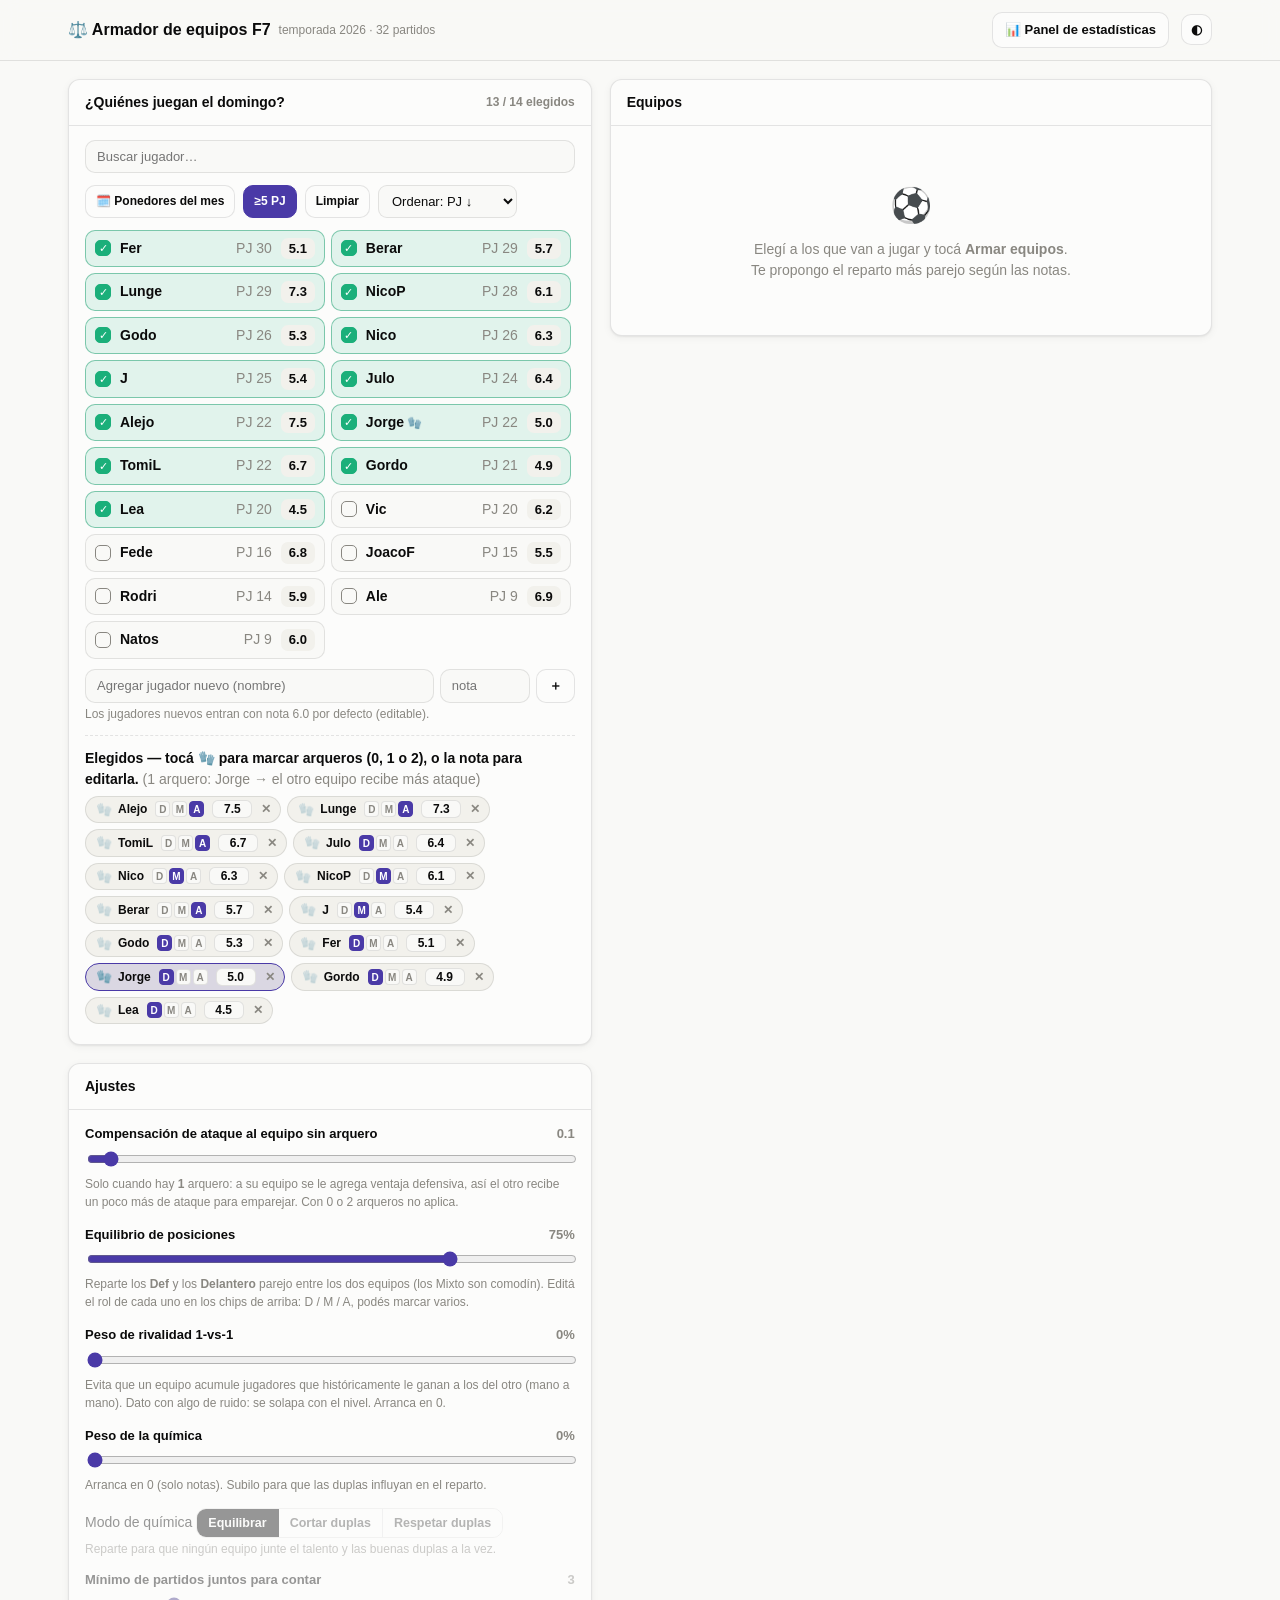
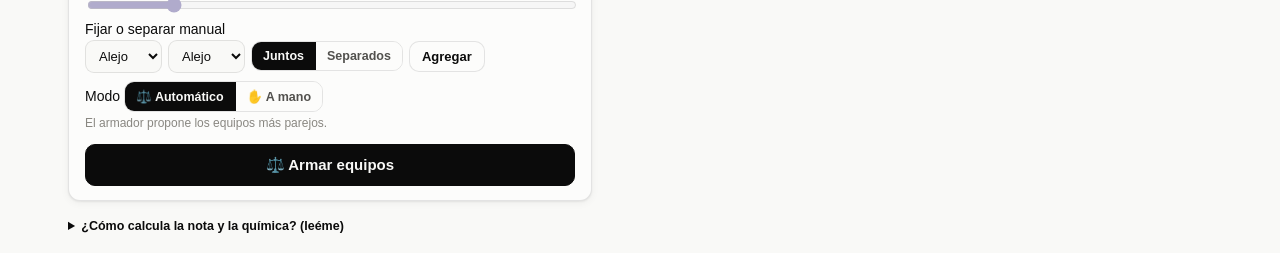
<file: armador.html>
<!doctype html>
<html lang="es">
<head>
<meta charset="utf-8">
<meta name="viewport" content="width=device-width, initial-scale=1">
<title>Armador de equipos F7</title>
<style>
:root{
  color-scheme: light;
  --plane:#f9f9f7; --surface:#fcfcfb; --surface2:#f2f1ec;
  --ink:#0b0b0b; --ink2:#52514e; --muted:#898781;
  --grid:#e1e0d9; --border:rgba(11,11,11,0.10);
  --t1:#2a78d6; --t2:#eb6834;
  --good:#1baf7a; --bad:#e34948; --warn:#eda100; --accent:#4a3aa7;
  --radius:12px; --sh:0 1px 2px rgba(11,11,11,.06),0 2px 8px rgba(11,11,11,.05);
  --gk:#4a3aa7;
}
:root[data-theme="dark"]{
  color-scheme: dark;
  --plane:#14140f; --surface:#1c1c17; --surface2:#26261f;
  --ink:#f3f2ec; --ink2:#c3c1b7; --muted:#8f8d83;
  --grid:#33332a; --border:rgba(255,255,255,0.12);
  --t1:#5b9bea; --t2:#f18a5c;
  --good:#2fce97; --bad:#f0655f; --warn:#f2b53a; --accent:#9385e6;
  --sh:0 1px 2px rgba(0,0,0,.4),0 2px 10px rgba(0,0,0,.35);
  --gk:#9385e6;
}
*{box-sizing:border-box}
body{margin:0;background:var(--plane);color:var(--ink);
  font-family:-apple-system,BlinkMacSystemFont,"Segoe UI",Roboto,Helvetica,Arial,sans-serif;
  font-size:14px;line-height:1.5;-webkit-font-smoothing:antialiased}
header{position:sticky;top:0;z-index:20;background:color-mix(in srgb,var(--plane) 90%,transparent);
  backdrop-filter:saturate(1.4) blur(8px);border-bottom:1px solid var(--border)}
.hbar{display:flex;align-items:center;gap:12px;padding:12px 18px;max-width:1180px;margin:0 auto}
.brand{font-weight:700;font-size:16px;display:flex;align-items:center;gap:8px}
.brand .sub{font-weight:500;color:var(--muted);font-size:12px}
.spacer{flex:1}
.btn{appearance:none;border:1px solid var(--border);background:var(--surface);color:var(--ink);
  border-radius:10px;padding:7px 12px;font-size:13px;cursor:pointer;font-weight:600;
  transition:.12s;white-space:nowrap}
.btn:hover{background:var(--surface2)}
.btn.icon{padding:7px 9px}
.btn.on{background:var(--accent);color:#fff;border-color:var(--accent)}
.btn.primary{background:var(--ink);color:var(--plane);border-color:var(--ink)}
.btn.primary:hover{opacity:.88}
.wrap{max-width:1180px;margin:0 auto;padding:18px}
.grid{display:grid;grid-template-columns:minmax(0,1fr) minmax(0,1.15fr);gap:18px;align-items:start}
@media(max-width:900px){.grid{grid-template-columns:1fr}}
.card{background:var(--surface);border:1px solid var(--border);border-radius:var(--radius);box-shadow:var(--sh)}
.card .hd{padding:12px 16px;border-bottom:1px solid var(--border);display:flex;align-items:center;gap:10px}
.card .hd h2{margin:0;font-size:14px;font-weight:700}
.card .hd .count{margin-left:auto;color:var(--muted);font-size:12px;font-weight:600}
.card .bd{padding:14px 16px}
.tools{display:flex;gap:8px;flex-wrap:wrap;margin-bottom:12px}
.tools .btn{padding:5px 10px;font-size:12px}
.searchbox{width:100%;border:1px solid var(--border);background:var(--plane);color:var(--ink);
  border-radius:10px;padding:8px 11px;font-size:13px;margin-bottom:12px}
.plist{display:grid;grid-template-columns:1fr 1fr;gap:6px;max-height:430px;overflow:auto;padding-right:4px}
@media(max-width:520px){.plist{grid-template-columns:1fr}}
.pl{display:flex;align-items:center;gap:9px;padding:7px 9px;border:1px solid var(--border);
  border-radius:10px;background:var(--plane);cursor:pointer;user-select:none;transition:.1s}
.pl:hover{border-color:var(--muted)}
.pl.sel{background:color-mix(in srgb,var(--good) 12%,var(--surface));border-color:color-mix(in srgb,var(--good) 45%,var(--border))}
.pl .nm{font-weight:600;flex:1;min-width:0;overflow:hidden;text-overflow:ellipsis;white-space:nowrap}
.pl .nota{font-variant-numeric:tabular-nums;font-weight:700;font-size:13px;
  background:var(--surface2);border-radius:7px;padding:1px 7px;min-width:34px;text-align:center}
.pl .dot{width:16px;height:16px;border-radius:5px;border:1.5px solid var(--muted);flex:none;
  display:flex;align-items:center;justify-content:center;font-size:11px;color:#fff}
.pl.sel .dot{background:var(--good);border-color:var(--good)}
.pl .pocos{font-size:10px;color:var(--warn);font-weight:700}
.pl .gk{font-size:12px}
.selbar{margin-top:12px;padding-top:12px;border-top:1px dashed var(--border)}
.chip{display:inline-flex;align-items:center;gap:6px;background:var(--surface2);border:1px solid var(--border);
  border-radius:999px;padding:3px 6px 3px 10px;font-size:12px;font-weight:600;margin:0 6px 6px 0}
.chip .x{cursor:pointer;color:var(--muted);font-weight:700;padding:0 3px;border-radius:50%}
.chip .x:hover{color:var(--bad)}
.chip input{width:40px;border:1px solid var(--border);background:var(--plane);color:var(--ink);
  border-radius:6px;padding:1px 4px;font-size:12px;text-align:center;font-weight:700}
.chip .teamtog{cursor:pointer;font-size:10px;font-weight:700;border-radius:6px;padding:2px 7px;margin-right:4px;
  border:1px solid var(--border);background:var(--plane);color:var(--muted)}
.chip .teamtog.A{background:var(--t1);color:#fff;border-color:var(--t1)}
.chip .teamtog.B{background:var(--t2);color:#fff;border-color:var(--t2)}
.chip .roltog{display:inline-flex;gap:2px;margin:0 2px}
.chip .roltog b{cursor:pointer;font-size:10px;font-weight:700;width:15px;height:16px;line-height:16px;
  text-align:center;border-radius:4px;background:var(--plane);border:1px solid var(--border);color:var(--muted)}
.chip .roltog b.on{background:var(--accent);border-color:var(--accent);color:#fff}
.chip .gkbtn{cursor:pointer;font-size:13px;opacity:.35}
.chip.gk .gkbtn{opacity:1}
.chip.gk{border-color:var(--gk);background:color-mix(in srgb,var(--gk) 14%,var(--surface2))}
label.field{display:block;margin-bottom:14px}
label.field .lb{display:flex;align-items:center;gap:8px;font-weight:600;font-size:13px;margin-bottom:5px}
label.field .lb .val{margin-left:auto;color:var(--muted);font-variant-numeric:tabular-nums}
input[type=range]{width:100%;accent-color:var(--accent)}
select,.mini{border:1px solid var(--border);background:var(--plane);color:var(--ink);border-radius:9px;padding:7px 9px;font-size:13px}
.seg{display:inline-flex;border:1px solid var(--border);border-radius:10px;overflow:hidden}
.seg button{appearance:none;border:0;background:var(--surface);color:var(--ink2);padding:7px 11px;font-size:12.5px;
  font-weight:600;cursor:pointer;border-right:1px solid var(--border)}
.seg button:last-child{border-right:0}
.seg button.on{background:var(--ink);color:var(--plane)}
.muted{color:var(--muted)}
.hint{font-size:12px;color:var(--muted);margin-top:2px}
.disabledblock{opacity:.42;pointer-events:none;filter:grayscale(.3)}
.constraints .row{display:flex;gap:6px;align-items:center;margin-bottom:8px;flex-wrap:wrap}
.teams{display:grid;grid-template-columns:1fr 1fr;gap:14px}
@media(max-width:560px){.teams{grid-template-columns:1fr}}
.team{border:1px solid var(--border);border-radius:var(--radius);overflow:hidden;background:var(--plane)}
.team .th{padding:10px 13px;color:#fff;display:flex;align-items:center;gap:8px;font-weight:700}
.team.a .th{background:var(--t1)} .team.b .th{background:var(--t2)}
.team .th .tot{margin-left:auto;font-variant-numeric:tabular-nums;font-size:13px;
  background:rgba(255,255,255,.22);padding:2px 9px;border-radius:8px}
.team ul{list-style:none;margin:0;padding:6px}
.team li{display:flex;align-items:center;gap:8px;padding:6px 8px;border-radius:8px}
.team li:nth-child(odd){background:color-mix(in srgb,var(--surface2) 60%,transparent)}
.team li .nm{flex:1;font-weight:600}
.team li .n{font-variant-numeric:tabular-nums;font-weight:700;color:var(--ink2)}
.team li .gk{color:var(--gk);font-weight:700;font-size:12px}
.balancebox{margin-top:14px}
.balbar{height:12px;border-radius:8px;background:var(--surface2);overflow:hidden;display:flex;border:1px solid var(--border)}
.balbar .a{background:var(--t1)} .balbar .b{background:var(--t2)}
.ballabels{display:flex;justify-content:space-between;font-size:12px;font-weight:600;margin-top:6px;color:var(--ink2)}
.verdict{text-align:center;margin-top:12px;font-weight:700;font-size:14px}
.verdict .diff{font-variant-numeric:tabular-nums}
.pill{display:inline-block;padding:2px 9px;border-radius:999px;font-size:12px;font-weight:700}
.pill.good{background:color-mix(in srgb,var(--good) 20%,transparent);color:var(--good)}
.pill.mid{background:color-mix(in srgb,var(--warn) 22%,transparent);color:var(--warn)}
.pill.bad{background:color-mix(in srgb,var(--bad) 20%,transparent);color:var(--bad)}
.altbtns{display:flex;gap:8px;flex-wrap:wrap;margin-top:14px}
.notes{font-size:12px;color:var(--muted);margin-top:12px;line-height:1.55}
.empty{text-align:center;color:var(--muted);padding:40px 20px}
.empty .big{font-size:34px;margin-bottom:8px}
.addrow{display:flex;gap:6px;margin-top:10px}
.addrow input{flex:1}
details.help{margin-top:16px;font-size:12.5px;color:var(--ink2)}
details.help summary{cursor:pointer;font-weight:600;color:var(--ink)}
details.help p{margin:8px 0}
.kbd{font-variant-numeric:tabular-nums;font-weight:700}
</style>
</head>
<body>
<header>
  <div class="hbar">
    <div class="brand">⚖️ Armador de equipos F7 <span class="sub" id="sub"></span></div>
    <div class="spacer"></div>
    <a class="btn" href="index.html" style="text-decoration:none">📊 Panel de estadísticas</a>
    <button class="btn icon" id="themeBtn" title="Tema claro/oscuro">◐</button>
  </div>
</header>

<div class="wrap">
  <div class="grid">
    <!-- LEFT: selección + controles -->
    <div>
      <div class="card">
        <div class="hd"><h2>¿Quiénes juegan el domingo?</h2><span class="count" id="selCount">0 elegidos</span></div>
        <div class="bd">
          <input class="searchbox" id="search" placeholder="Buscar jugador…" autocomplete="off">
          <div class="tools">
            <button class="btn" id="selPon" title="Cargar los ponedores del mes">🗓️ Ponedores del mes</button>
            <button class="btn" id="filtPJ" title="Ocultar de la lista a los que jugaron menos de 5 partidos">≥5 PJ</button>
            <button class="btn" id="selClear">Limpiar</button>
            <select class="mini" id="sortBy" title="Ordenar">
              <option value="pj">Ordenar: PJ ↓</option>
              <option value="nota">Ordenar: nota ↓</option>
              <option value="nombre">Ordenar: nombre</option>
            </select>
          </div>
          <div class="plist" id="plist"></div>

          <div class="addrow">
            <input class="searchbox" id="newName" style="margin:0" placeholder="Agregar jugador nuevo (nombre)">
            <input class="searchbox" id="newNota" style="margin:0;max-width:90px" placeholder="nota" inputmode="decimal">
            <button class="btn" id="addNew">＋</button>
          </div>
          <div class="hint">Los jugadores nuevos entran con nota 6.0 por defecto (editable).</div>

          <div class="selbar" id="selbarWrap" style="display:none">
            <div class="lb" style="font-weight:600;margin-bottom:6px">Elegidos — tocá 🧤 para marcar arqueros (0, 1 o 2), o la nota para editarla. <span id="gkHint" class="muted" style="font-weight:500"></span></div>
            <div id="selChips"></div>
          </div>
        </div>
      </div>

      <div class="card" style="margin-top:18px">
        <div class="hd"><h2>Ajustes</h2></div>
        <div class="bd">
          <label class="field">
            <span class="lb">Compensación de ataque al equipo sin arquero <span class="val" id="gkVal">0.1</span></span>
            <input type="range" id="gkComp" min="0" max="30" value="1">
            <div class="hint">Solo cuando hay <b>1</b> arquero: a su equipo se le agrega ventaja defensiva, así el otro recibe un poco más de ataque para emparejar. Con 0 o 2 arqueros no aplica.</div>
          </label>

          <label class="field">
            <span class="lb">Equilibrio de posiciones <span class="val" id="roleVal">75%</span></span>
            <input type="range" id="roleW" min="0" max="100" value="75">
            <div class="hint">Reparte los <b>Def</b> y los <b>Delantero</b> parejo entre los dos equipos (los Mixto son comodín). Editá el rol de cada uno en los chips de arriba: D / M / A, podés marcar varios.</div>
          </label>

          <label class="field">
            <span class="lb">Peso de rivalidad 1-vs-1 <span class="val" id="rivVal">0%</span></span>
            <input type="range" id="rivW" min="0" max="100" value="0">
            <div class="hint">Evita que un equipo acumule jugadores que históricamente le ganan a los del otro (mano a mano). Dato con algo de ruido: se solapa con el nivel. Arranca en 0.</div>
          </label>

          <label class="field">
            <span class="lb">Peso de la química <span class="val" id="chemVal">0%</span></span>
            <input type="range" id="chemW" min="0" max="100" value="0">
            <div class="hint">Arranca en 0 (solo notas). Subilo para que las duplas influyan en el reparto.</div>
          </label>

          <div class="field" id="chemModeBlock">
            <span class="lb">Modo de química</span>
            <div class="seg" id="chemMode">
              <button data-m="equil" class="on">Equilibrar</button>
              <button data-m="cortar">Cortar duplas</button>
              <button data-m="respetar">Respetar duplas</button>
            </div>
            <div class="hint" id="chemModeHint"></div>
            <label class="field" style="margin-top:12px;margin-bottom:0">
              <span class="lb">Mínimo de partidos juntos para contar <span class="val" id="minGVal">3</span></span>
              <input type="range" id="minG" min="2" max="8" value="3">
            </label>
          </div>

          <div class="field constraints">
            <span class="lb">Fijar o separar manual</span>
            <div class="row">
              <select class="mini" id="cA"></select>
              <select class="mini" id="cB"></select>
              <div class="seg">
                <button id="cJuntos" class="on" type="button">Juntos</button>
                <button id="cSep" type="button">Separados</button>
              </div>
              <button class="btn" id="addC" type="button">Agregar</button>
            </div>
            <div id="clist"></div>
          </div>

          <div class="field" style="margin-bottom:12px">
            <span class="lb">Modo</span>
            <div class="seg" id="modeSeg">
              <button data-mode="auto" class="on" type="button">⚖️ Automático</button>
              <button data-mode="manual" type="button">✋ A mano</button>
            </div>
            <div class="hint" id="modeHint">El armador propone los equipos más parejos.</div>
          </div>

          <button class="btn primary" id="build" style="width:100%;padding:11px;font-size:15px">⚖️ Armar equipos</button>
        </div>
      </div>
    </div>

    <!-- RIGHT: resultado -->
    <div class="card" id="resultCard">
      <div class="hd"><h2>Equipos</h2><span class="count" id="resMeta"></span></div>
      <div class="bd" id="resBody">
        <div class="empty">
          <div class="big">⚽</div>
          Elegí a los que van a jugar y tocá <b>Armar equipos</b>.<br>
          <span class="muted">Te propongo el reparto más parejo según las notas.</span>
        </div>
      </div>
    </div>
  </div>

  <details class="help">
    <summary>¿Cómo calcula la nota y la química? (leéme)</summary>
    <p><b>Nota de cada jugador (2 a 10):</b> mezcla su producción ofensiva (goles + asistencias por partido, 40%), su win% (30%) y sus puntos por partido —3 por victoria, 1 por empate— (30%). Todo sacado de los 32 partidos de 2026. A los que tienen pocos partidos se los acerca al promedio (6.0) porque su dato es poco confiable; por eso aparecen marcados <span style="color:var(--warn);font-weight:700">pocos datos</span> y conviene ajustarles la nota a mano.</p>
    <p><b>Química entre dos jugadores:</b> combina dos cosas — cuánto <b>ganan</b> jugando en el mismo equipo (comparado con lo que gana cada uno por separado, 60%) y cuántas <b>asistencias se hacen entre sí</b> (40%). Alejo+Lunge encabezan (se asistieron 11 veces). Ojo: es un dato ruidoso (muchas duplas jugaron 2-3 partidos juntas, y una dupla que siempre cae en el equipo fuerte parece tener química sin tenerla). Por eso arranca apagada; si la usás, dejala con peso bajo.</p>
    <p><b>Modos de química:</b> <i>Equilibrar</i> reparte para que ningún equipo junte el talento y las buenas sinergias a la vez. <i>Cortar duplas</i> separa a propósito a las parejas que más ganan juntas (partidos más picantes). <i>Respetar duplas</i> las mantiene juntas.</p>
    <p><b>Posiciones (Def / Mixto / Delantero):</b> no hay dato histórico de posición, así que arrancan con una sugerencia según cuánto ataca cada uno (goles + asistencias) y las editás a mano en los chips (D/M/A, podés marcar varias en los versátiles). El armador reparte los Def y los Delantero parejo entre los equipos; los Mixto son comodín.</p>
    <p><b>Rivalidad 1-vs-1:</b> cuánto le gana históricamente un jugador a otro cuando están en equipos rivales. El armador evita que un equipo junte jugadores que le ganan a los del otro. Es a nivel individual porque dupla-vs-dupla o trío-vs-trío casi no tienen datos suficientes. Igual se solapa con el nivel, por eso arranca en 0.</p>
    <p><b>Probabilidad de ganar:</b> sale de un modelo entrenado con los 32 partidos de la temporada (una logística sobre la diferencia de suma de notas de los dos equipos). Un equipo medio punto más fuerte da ~55/45; tres puntos, ~80/20. La <b>Diferencia de nota (Σ)</b> es la resta directa de la suma de notas de los dos equipos: es lo que verificás a ojo.</p>
    <p><b>Modo «A mano»:</b> asignás vos cada jugador a Azul o Rojo (botón de equipo en cada chip) y la herramienta te dice la probabilidad de ganar de esos equipos, sin armarlos.</p>
  </details>
</div>

<script>
const DATA = {"meta": {"temporada": "2026", "nPartidos": 32, "k": 0.48}, "players": {"Ale": {"id": "Ale", "nombre": "Ale", "PJ": 9, "G": 5, "A": 2, "W": 6, "D": 0, "L": 3, "ga": 0.78, "win": 0.667, "pts": 2.0, "fz": 0.6677, "nota": 6.9, "arco": 143.0, "pocos": false, "rol": "M"}, "AleC": {"id": "AleC", "nombre": "AleC", "PJ": 1, "G": 1, "A": 1, "W": 1, "D": 0, "L": 0, "ga": 2.0, "win": 1.0, "pts": 3.0, "fz": 0.6278, "nota": 6.9, "arco": 0.0, "pocos": true, "rol": "A"}, "Alejo": {"id": "Alejo", "nombre": "Alejo", "PJ": 22, "G": 17, "A": 14, "W": 13, "D": 3, "L": 6, "ga": 1.41, "win": 0.659, "pts": 1.91, "fz": 1.1041, "nota": 7.5, "arco": 163.0, "pocos": false, "rol": "A"}, "Berar": {"id": "Berar", "nombre": "Berar", "PJ": 29, "G": 27, "A": 9, "W": 11, "D": 4, "L": 14, "ga": 1.24, "win": 0.448, "pts": 1.28, "fz": -0.2138, "nota": 5.7, "arco": 139.0, "pocos": false, "rol": "A"}, "Bernny": {"id": "Bernny", "nombre": "Bernny", "PJ": 2, "G": 0, "A": 0, "W": 1, "D": 0, "L": 1, "ga": 0.0, "win": 0.5, "pts": 1.5, "fz": -0.1605, "nota": 5.8, "arco": 32.0, "pocos": true, "rol": "D"}, "Chancha": {"id": "Chancha", "nombre": "Chancha", "PJ": 1, "G": 1, "A": 1, "W": 1, "D": 0, "L": 0, "ga": 2.0, "win": 1.0, "pts": 3.0, "fz": 0.6278, "nota": 6.9, "arco": 13.0, "pocos": true, "rol": "A"}, "DaroP": {"id": "DaroP", "nombre": "DaroP", "PJ": 3, "G": 0, "A": 0, "W": 1, "D": 0, "L": 2, "ga": 0.0, "win": 0.333, "pts": 1.0, "fz": -0.6219, "nota": 5.1, "arco": 26.0, "pocos": true, "rol": "D"}, "Diego": {"id": "Diego", "nombre": "Diego", "PJ": 3, "G": 4, "A": 1, "W": 0, "D": 1, "L": 2, "ga": 1.67, "win": 0.167, "pts": 0.33, "fz": -0.7181, "nota": 5.0, "arco": 6.0, "pocos": true, "rol": "A"}, "Druca": {"id": "Druca", "nombre": "Druca", "PJ": 1, "G": 0, "A": 0, "W": 0, "D": 1, "L": 0, "ga": 0.0, "win": 0.5, "pts": 1.0, "fz": -0.1786, "nota": 5.8, "arco": 5.0, "pocos": true, "rol": "D"}, "Dubi": {"id": "Dubi", "nombre": "Dubi", "PJ": 1, "G": 0, "A": 1, "W": 0, "D": 0, "L": 1, "ga": 1.0, "win": 0.0, "pts": 0.0, "fz": -0.5186, "nota": 5.3, "arco": 0.0, "pocos": true, "rol": "M"}, "Fede": {"id": "Fede", "nombre": "Fede", "PJ": 16, "G": 25, "A": 5, "W": 8, "D": 1, "L": 7, "ga": 1.88, "win": 0.531, "pts": 1.56, "fz": 0.6033, "nota": 6.8, "arco": 61.0, "pocos": false, "rol": "A"}, "FedeF": {"id": "FedeF", "nombre": "FedeF", "PJ": 1, "G": 1, "A": 0, "W": 1, "D": 0, "L": 0, "ga": 1.0, "win": 1.0, "pts": 3.0, "fz": 0.5303, "nota": 6.7, "arco": 0.0, "pocos": true, "rol": "M"}, "FedeN": {"id": "FedeN", "nombre": "FedeN", "PJ": 1, "G": 1, "A": 0, "W": 1, "D": 0, "L": 0, "ga": 1.0, "win": 1.0, "pts": 3.0, "fz": 0.5303, "nota": 6.7, "arco": 12.0, "pocos": true, "rol": "M"}, "Fer": {"id": "Fer", "nombre": "Fer", "PJ": 30, "G": 3, "A": 12, "W": 11, "D": 5, "L": 14, "ga": 0.5, "win": 0.45, "pts": 1.27, "fz": -0.6408, "nota": 5.1, "arco": 118.0, "pocos": false, "rol": "D"}, "Godo": {"id": "Godo", "nombre": "Godo", "PJ": 26, "G": 2, "A": 4, "W": 11, "D": 4, "L": 11, "ga": 0.23, "win": 0.5, "pts": 1.42, "fz": -0.4695, "nota": 5.3, "arco": 136.0, "pocos": false, "rol": "D"}, "Gordo": {"id": "Gordo", "nombre": "Gordo", "PJ": 21, "G": 2, "A": 7, "W": 7, "D": 4, "L": 10, "ga": 0.43, "win": 0.429, "pts": 1.19, "fz": -0.7697, "nota": 4.9, "arco": 32.0, "pocos": false, "rol": "D"}, "Guido": {"id": "Guido", "nombre": "Guido", "PJ": 1, "G": 0, "A": 0, "W": 0, "D": 0, "L": 1, "ga": 0.0, "win": 0.0, "pts": 0.0, "fz": -0.6162, "nota": 5.1, "arco": 9.0, "pocos": true, "rol": "D"}, "J": {"id": "J", "nombre": "J", "PJ": 25, "G": 12, "A": 12, "W": 9, "D": 4, "L": 12, "ga": 0.96, "win": 0.44, "pts": 1.24, "fz": -0.4229, "nota": 5.4, "arco": 127.0, "pocos": false, "rol": "M"}, "JoacoF": {"id": "JoacoF", "nombre": "JoacoF", "PJ": 15, "G": 8, "A": 7, "W": 6, "D": 1, "L": 8, "ga": 1.0, "win": 0.433, "pts": 1.27, "fz": -0.3495, "nota": 5.5, "arco": 83.0, "pocos": false, "rol": "M"}, "Joc": {"id": "Joc", "nombre": "Joc", "PJ": 1, "G": 0, "A": 0, "W": 1, "D": 0, "L": 0, "ga": 0.0, "win": 1.0, "pts": 3.0, "fz": 0.4328, "nota": 6.6, "arco": 19.0, "pocos": true, "rol": "D"}, "Jorge": {"id": "Jorge", "nombre": "Jorge", "PJ": 22, "G": 0, "A": 0, "W": 9, "D": 3, "L": 10, "ga": 0.0, "win": 0.477, "pts": 1.36, "fz": -0.7006, "nota": 5.0, "arco": 1164.0, "pocos": false, "rol": "D"}, "Juancito": {"id": "Juancito", "nombre": "Juancito", "PJ": 1, "G": 1, "A": 0, "W": 0, "D": 0, "L": 1, "ga": 1.0, "win": 0.0, "pts": 0.0, "fz": -0.5186, "nota": 5.3, "arco": 0.0, "pocos": true, "rol": "M"}, "Julo": {"id": "Julo", "nombre": "Julo", "PJ": 24, "G": 8, "A": 5, "W": 12, "D": 5, "L": 7, "ga": 0.54, "win": 0.604, "pts": 1.71, "fz": 0.2929, "nota": 6.4, "arco": 180.0, "pocos": false, "rol": "D"}, "Lea": {"id": "Lea", "nombre": "Lea", "PJ": 20, "G": 6, "A": 5, "W": 6, "D": 2, "L": 12, "ga": 0.55, "win": 0.35, "pts": 1.0, "fz": -1.0989, "nota": 4.5, "arco": 18.0, "pocos": false, "rol": "D"}, "Luki": {"id": "Luki", "nombre": "Luki", "PJ": 3, "G": 0, "A": 0, "W": 0, "D": 2, "L": 1, "ga": 0.0, "win": 0.333, "pts": 0.67, "fz": -0.757, "nota": 4.9, "arco": 44.0, "pocos": true, "rol": "D"}, "Lunge": {"id": "Lunge", "nombre": "Lunge", "PJ": 29, "G": 33, "A": 25, "W": 14, "D": 5, "L": 10, "ga": 2.0, "win": 0.569, "pts": 1.62, "fz": 0.9321, "nota": 7.3, "arco": 224.0, "pocos": false, "rol": "A"}, "Mario": {"id": "Mario", "nombre": "Mario", "PJ": 4, "G": 5, "A": 1, "W": 1, "D": 2, "L": 1, "ga": 1.5, "win": 0.5, "pts": 1.25, "fz": 0.0312, "nota": 6.0, "arco": 18.0, "pocos": true, "rol": "A"}, "Martin": {"id": "Martin", "nombre": "Martin", "PJ": 1, "G": 1, "A": 0, "W": 0, "D": 0, "L": 1, "ga": 1.0, "win": 0.0, "pts": 0.0, "fz": -0.5186, "nota": 5.3, "arco": 5.0, "pocos": true, "rol": "M"}, "MatiP": {"id": "MatiP", "nombre": "MatiP", "PJ": 1, "G": 0, "A": 1, "W": 0, "D": 1, "L": 0, "ga": 1.0, "win": 0.5, "pts": 1.0, "fz": -0.081, "nota": 5.9, "arco": 0.0, "pocos": true, "rol": "M"}, "Natos": {"id": "Natos", "nombre": "Natos", "PJ": 9, "G": 4, "A": 1, "W": 4, "D": 2, "L": 3, "ga": 0.56, "win": 0.556, "pts": 1.56, "fz": 0.0061, "nota": 6.0, "arco": 38.0, "pocos": false, "rol": "D"}, "Nico": {"id": "Nico", "nombre": "Nico", "PJ": 26, "G": 6, "A": 10, "W": 13, "D": 4, "L": 9, "ga": 0.62, "win": 0.577, "pts": 1.65, "fz": 0.2027, "nota": 6.3, "arco": 117.0, "pocos": false, "rol": "M"}, "NicoF": {"id": "NicoF", "nombre": "NicoF", "PJ": 1, "G": 1, "A": 2, "W": 1, "D": 0, "L": 0, "ga": 3.0, "win": 1.0, "pts": 3.0, "fz": 0.7253, "nota": 7.0, "arco": 0.0, "pocos": true, "rol": "A"}, "NicoP": {"id": "NicoP", "nombre": "NicoP", "PJ": 28, "G": 9, "A": 13, "W": 13, "D": 4, "L": 11, "ga": 0.79, "win": 0.536, "pts": 1.54, "fz": 0.0576, "nota": 6.1, "arco": 116.0, "pocos": false, "rol": "M"}, "Pato": {"id": "Pato", "nombre": "Pato", "PJ": 1, "G": 0, "A": 0, "W": 1, "D": 0, "L": 0, "ga": 0.0, "win": 1.0, "pts": 3.0, "fz": 0.4328, "nota": 6.6, "arco": 39.0, "pocos": true, "rol": "D"}, "Pei": {"id": "Pei", "nombre": "Pei", "PJ": 1, "G": 0, "A": 1, "W": 0, "D": 0, "L": 1, "ga": 1.0, "win": 0.0, "pts": 0.0, "fz": -0.5186, "nota": 5.3, "arco": 0.0, "pocos": true, "rol": "M"}, "Poni": {"id": "Poni", "nombre": "Poni", "PJ": 1, "G": 4, "A": 1, "W": 1, "D": 0, "L": 0, "ga": 5.0, "win": 1.0, "pts": 3.0, "fz": 0.9204, "nota": 7.3, "arco": 0.0, "pocos": true, "rol": "A"}, "Raña": {"id": "Raña", "nombre": "Raña", "PJ": 3, "G": 2, "A": 1, "W": 1, "D": 0, "L": 2, "ga": 1.0, "win": 0.333, "pts": 1.0, "fz": -0.3943, "nota": 5.4, "arco": 13.0, "pocos": true, "rol": "M"}, "Rodri": {"id": "Rodri", "nombre": "Rodri", "PJ": 14, "G": 17, "A": 7, "W": 5, "D": 2, "L": 7, "ga": 1.71, "win": 0.429, "pts": 1.21, "fz": -0.0581, "nota": 5.9, "arco": 30.0, "pocos": false, "rol": "A"}, "SantiV": {"id": "SantiV", "nombre": "SantiV", "PJ": 4, "G": 0, "A": 0, "W": 0, "D": 1, "L": 3, "ga": 0.0, "win": 0.125, "pts": 0.25, "fz": -1.4189, "nota": 4.0, "arco": 27.0, "pocos": true, "rol": "D"}, "Tin": {"id": "Tin", "nombre": "Tin", "PJ": 4, "G": 4, "A": 5, "W": 1, "D": 2, "L": 1, "ga": 2.25, "win": 0.5, "pts": 1.25, "fz": 0.236, "nota": 6.3, "arco": 2.0, "pocos": true, "rol": "A"}, "TomiL": {"id": "TomiL", "nombre": "TomiL", "PJ": 22, "G": 21, "A": 23, "W": 10, "D": 2, "L": 10, "ga": 2.0, "win": 0.5, "pts": 1.45, "fz": 0.525, "nota": 6.7, "arco": 67.0, "pocos": false, "rol": "A"}, "Vic": {"id": "Vic", "nombre": "Vic", "PJ": 20, "G": 10, "A": 13, "W": 8, "D": 5, "L": 7, "ga": 1.15, "win": 0.525, "pts": 1.45, "fz": 0.1344, "nota": 6.2, "arco": 42.0, "pocos": false, "rol": "A"}}, "chem": {"Berar|Fer": {"g": 20, "res": 0.375, "asis": 2, "chem": -0.0696}, "Berar|J": {"g": 15, "res": 0.367, "asis": 4, "chem": -0.0005}, "Berar|Julo": {"g": 16, "res": 0.594, "asis": 1, "chem": 0.0431}, "Berar|Lunge": {"g": 15, "res": 0.5, "asis": 6, "chem": 0.1173}, "Berar|Nico": {"g": 17, "res": 0.529, "asis": 0, "chem": -0.0293}, "Fer|J": {"g": 17, "res": 0.412, "asis": 2, "chem": -0.0239}, "Fer|Julo": {"g": 14, "res": 0.536, "asis": 1, "chem": -0.0073}, "Fer|Lunge": {"g": 21, "res": 0.5, "asis": 2, "chem": -0.0107}, "Fer|Nico": {"g": 17, "res": 0.529, "asis": 0, "chem": -0.0301}, "J|Julo": {"g": 17, "res": 0.471, "asis": 1, "chem": -0.0661}, "J|Lunge": {"g": 19, "res": 0.474, "asis": 2, "chem": -0.0267}, "J|Nico": {"g": 16, "res": 0.406, "asis": 2, "chem": -0.0831}, "Julo|Lunge": {"g": 17, "res": 0.618, "asis": 2, "chem": 0.0348}, "Julo|Nico": {"g": 15, "res": 0.533, "asis": 1, "chem": -0.0673}, "Lunge|Nico": {"g": 19, "res": 0.579, "asis": 6, "chem": 0.1011}, "Alejo|Godo": {"g": 8, "res": 0.625, "asis": 1, "chem": 0.0342}, "Alejo|Gordo": {"g": 8, "res": 0.562, "asis": 1, "chem": 0.0141}, "Alejo|Jorge": {"g": 8, "res": 0.625, "asis": 0, "chem": -0.002}, "Alejo|Lea": {"g": 7, "res": 0.429, "asis": 1, "chem": -0.0504}, "Alejo|NicoP": {"g": 12, "res": 0.542, "asis": 1, "chem": -0.0582}, "Alejo|Vic": {"g": 10, "res": 0.6, "asis": 1, "chem": 0.0001}, "Godo|Gordo": {"g": 2, "res": 0.0, "asis": 0, "chem": -0.2192}, "Godo|Jorge": {"g": 11, "res": 0.409, "asis": 0, "chem": -0.1105}, "Godo|Lea": {"g": 12, "res": 0.375, "asis": 0, "chem": -0.087}, "Godo|NicoP": {"g": 17, "res": 0.471, "asis": 0, "chem": -0.0878}, "Godo|Vic": {"g": 10, "res": 0.4, "asis": 0, "chem": -0.1353}, "Gordo|Jorge": {"g": 11, "res": 0.364, "asis": 0, "chem": -0.1185}, "Gordo|Lea": {"g": 7, "res": 0.214, "asis": 1, "chem": -0.1214}, "Gordo|NicoP": {"g": 7, "res": 0.286, "asis": 1, "chem": -0.1368}, "Gordo|Vic": {"g": 6, "res": 0.5, "asis": 0, "chem": -0.029}, "Jorge|Lea": {"g": 11, "res": 0.318, "asis": 0, "chem": -0.1236}, "Jorge|NicoP": {"g": 14, "res": 0.5, "asis": 0, "chem": -0.0504}, "Jorge|Vic": {"g": 9, "res": 0.444, "asis": 0, "chem": -0.0889}, "Lea|NicoP": {"g": 13, "res": 0.385, "asis": 0, "chem": -0.0949}, "Lea|Vic": {"g": 10, "res": 0.35, "asis": 0, "chem": -0.1152}, "NicoP|Vic": {"g": 11, "res": 0.5, "asis": 1, "chem": -0.034}, "Alejo|J": {"g": 8, "res": 0.625, "asis": 2, "chem": 0.1016}, "Alejo|Lunge": {"g": 10, "res": 0.75, "asis": 11, "chem": 0.487}, "Alejo|Nico": {"g": 9, "res": 0.667, "asis": 1, "chem": 0.0346}, "Gordo|J": {"g": 5, "res": 0.6, "asis": 0, "chem": 0.0591}, "Gordo|Lunge": {"g": 9, "res": 0.611, "asis": 3, "chem": 0.167}, "Gordo|Nico": {"g": 9, "res": 0.611, "asis": 0, "chem": 0.0399}, "J|NicoP": {"g": 5, "res": 0.4, "asis": 0, "chem": -0.0997}, "Jorge|Lunge": {"g": 5, "res": 0.8, "asis": 0, "chem": 0.1287}, "Jorge|Nico": {"g": 4, "res": 0.625, "asis": 0, "chem": 0.0105}, "Lunge|NicoP": {"g": 4, "res": 0.75, "asis": 0, "chem": 0.0667}, "Nico|NicoP": {"g": 8, "res": 0.625, "asis": 1, "chem": 0.0517}, "Ale|Berar": {"g": 3, "res": 1.0, "asis": 2, "chem": 0.3226}, "Ale|Godo": {"g": 6, "res": 0.5, "asis": 0, "chem": -0.1011}, "Ale|Julo": {"g": 4, "res": 1.0, "asis": 0, "chem": 0.1608}, "Ale|Lea": {"g": 4, "res": 0.5, "asis": 0, "chem": -0.0494}, "Ale|TomiL": {"g": 4, "res": 0.5, "asis": 2, "chem": 0.0427}, "Ale|Vic": {"g": 4, "res": 0.5, "asis": 0, "chem": -0.0987}, "Berar|Godo": {"g": 6, "res": 0.5, "asis": 1, "chem": 0.0265}, "Berar|Lea": {"g": 5, "res": 0.3, "asis": 1, "chem": -0.0471}, "Berar|TomiL": {"g": 11, "res": 0.409, "asis": 7, "chem": 0.1523}, "Berar|Vic": {"g": 5, "res": 0.5, "asis": 1, "chem": 0.0234}, "Godo|Julo": {"g": 7, "res": 0.571, "asis": 0, "chem": -0.0308}, "Godo|TomiL": {"g": 14, "res": 0.536, "asis": 1, "chem": 0.0165}, "Julo|Lea": {"g": 2, "res": 0.5, "asis": 0, "chem": -0.0361}, "Julo|TomiL": {"g": 7, "res": 0.714, "asis": 4, "chem": 0.2671}, "Julo|Vic": {"g": 5, "res": 0.5, "asis": 0, "chem": -0.0851}, "Lea|TomiL": {"g": 8, "res": 0.375, "asis": 3, "chem": 0.0521}, "TomiL|Vic": {"g": 6, "res": 0.75, "asis": 2, "chem": 0.2234}, "Berar|Gordo": {"g": 11, "res": 0.5, "asis": 1, "chem": 0.042}, "Berar|Rodri": {"g": 10, "res": 0.3, "asis": 2, "chem": -0.0794}, "Berar|Tin": {"g": 3, "res": 0.5, "asis": 1, "chem": 0.0446}, "Gordo|Julo": {"g": 5, "res": 0.9, "asis": 0, "chem": 0.1956}, "Gordo|Rodri": {"g": 7, "res": 0.429, "asis": 1, "chem": 0.0042}, "Gordo|Tin": {"g": 2, "res": 0.5, "asis": 0, "chem": -0.0313}, "J|Rodri": {"g": 4, "res": 0.25, "asis": 1, "chem": -0.0814}, "J|Tin": {"g": 3, "res": 0.667, "asis": 2, "chem": 0.2038}, "Julo|Rodri": {"g": 4, "res": 0.5, "asis": 1, "chem": 0.0132}, "Julo|Tin": {"g": 3, "res": 0.667, "asis": 1, "chem": 0.0874}, "Lunge|Rodri": {"g": 4, "res": 0.5, "asis": 1, "chem": 0.0232}, "Lunge|Tin": {"g": 3, "res": 0.667, "asis": 1, "chem": 0.0959}, "Rodri|Tin": {"g": 2, "res": 0.5, "asis": 0, "chem": -0.0313}, "Bernny|DaroP": {"g": 2, "res": 0.5, "asis": 0, "chem": -0.0134}, "Bernny|NicoP": {"g": 2, "res": 0.5, "asis": 0, "chem": -0.0514}, "Bernny|Vic": {"g": 2, "res": 0.5, "asis": 0, "chem": -0.0494}, "DaroP|NicoP": {"g": 2, "res": 0.5, "asis": 0, "chem": -0.0201}, "DaroP|Vic": {"g": 2, "res": 0.5, "asis": 0, "chem": -0.0181}, "Diego|NicoP": {"g": 3, "res": 0.167, "asis": 0, "chem": -0.1338}, "Berar|Mario": {"g": 2, "res": 0.25, "asis": 0, "chem": -0.1289}, "Fer|Mario": {"g": 3, "res": 0.5, "asis": 1, "chem": 0.0441}, "J|Mario": {"g": 3, "res": 0.667, "asis": 1, "chem": 0.1271}, "Julo|Mario": {"g": 2, "res": 0.5, "asis": 0, "chem": -0.0643}, "Lunge|Mario": {"g": 3, "res": 0.333, "asis": 0, "chem": -0.1419}, "Jorge|TomiL": {"g": 11, "res": 0.409, "asis": 0, "chem": -0.1105}, "NicoP|TomiL": {"g": 11, "res": 0.545, "asis": 4, "chem": 0.1214}, "J|Luki": {"g": 3, "res": 0.333, "asis": 0, "chem": -0.0705}, "J|Natos": {"g": 2, "res": 0.25, "asis": 0, "chem": -0.1378}, "J|Vic": {"g": 6, "res": 0.5, "asis": 2, "chem": 0.0746}, "Julo|Luki": {"g": 2, "res": 0.5, "asis": 0, "chem": -0.0329}, "Julo|Natos": {"g": 2, "res": 0.25, "asis": 0, "chem": -0.1687}, "Luki|Lunge": {"g": 3, "res": 0.333, "asis": 0, "chem": -0.1016}, "Luki|Vic": {"g": 2, "res": 0.5, "asis": 0, "chem": -0.0181}, "Lunge|Natos": {"g": 4, "res": 0.375, "asis": 1, "chem": -0.0831}, "Lunge|Vic": {"g": 5, "res": 0.7, "asis": 3, "chem": 0.2302}, "Mario|Vic": {"g": 2, "res": 0.75, "asis": 2, "chem": 0.2237}, "Berar|NicoP": {"g": 5, "res": 0.6, "asis": 0, "chem": 0.023}, "Fer|Gordo": {"g": 13, "res": 0.5, "asis": 0, "chem": 0.0077}, "Fer|Lea": {"g": 4, "res": 0.375, "asis": 1, "chem": 0.0084}, "Fer|NicoP": {"g": 3, "res": 0.5, "asis": 0, "chem": -0.0412}, "Fer|TomiL": {"g": 7, "res": 0.357, "asis": 1, "chem": -0.0804}, "Gordo|TomiL": {"g": 6, "res": 0.25, "asis": 0, "chem": -0.1896}, "Lea|Nico": {"g": 2, "res": 0.25, "asis": 0, "chem": -0.1249}, "Nico|TomiL": {"g": 8, "res": 0.562, "asis": 1, "chem": 0.0181}, "DaroP|Fede": {"g": 2, "res": 0.5, "asis": 0, "chem": -0.0192}, "Fede|Fer": {"g": 5, "res": 0.2, "asis": 2, "chem": -0.1073}, "Fede|Gordo": {"g": 4, "res": 0.0, "asis": 0, "chem": -0.3152}, "Fede|JoacoF": {"g": 11, "res": 0.5, "asis": 3, "chem": 0.0774}, "Fede|Lunge": {"g": 4, "res": 0.5, "asis": 0, "chem": -0.0729}, "Fede|Natos": {"g": 6, "res": 0.583, "asis": 0, "chem": -0.0177}, "Fer|JoacoF": {"g": 5, "res": 0.0, "asis": 0, "chem": -0.3213}, "Fer|Natos": {"g": 3, "res": 0.333, "asis": 0, "chem": -0.1266}, "Gordo|JoacoF": {"g": 3, "res": 0.0, "asis": 0, "chem": -0.2529}, "Gordo|Natos": {"g": 2, "res": 0.5, "asis": 0, "chem": -0.0417}, "JoacoF|Lunge": {"g": 4, "res": 0.25, "asis": 2, "chem": -0.0519}, "JoacoF|Natos": {"g": 5, "res": 0.7, "asis": 2, "chem": 0.2034}, "Ale|Nico": {"g": 2, "res": 1.0, "asis": 0, "chem": 0.0974}, "Ale|NicoP": {"g": 6, "res": 0.5, "asis": 1, "chem": -0.0594}, "Ale|Rodri": {"g": 2, "res": 1.0, "asis": 0, "chem": 0.1253}, "Julo|NicoP": {"g": 5, "res": 0.6, "asis": 1, "chem": 0.0338}, "Nico|Rodri": {"g": 5, "res": 0.5, "asis": 1, "chem": 0.0133}, "NicoP|Rodri": {"g": 6, "res": 0.75, "asis": 5, "chem": 0.4051}, "Berar|JoacoF": {"g": 4, "res": 0.25, "asis": 1, "chem": -0.0851}, "JoacoF|Lea": {"g": 6, "res": 0.5, "asis": 0, "chem": 0.0286}, "Lea|Lunge": {"g": 3, "res": 0.333, "asis": 0, "chem": -0.1056}, "Fede|Nico": {"g": 2, "res": 0.5, "asis": 0, "chem": -0.065}, "Fede|NicoP": {"g": 10, "res": 0.65, "asis": 2, "chem": 0.1259}, "Fede|TomiL": {"g": 7, "res": 0.571, "asis": 6, "chem": 0.2884}, "Fede|Vic": {"g": 2, "res": 1.0, "asis": 1, "chem": 0.2222}, "Nico|Vic": {"g": 3, "res": 0.833, "asis": 0, "chem": 0.0917}, "JoacoF|TomiL": {"g": 5, "res": 0.6, "asis": 2, "chem": 0.1582}, "Godo|Lunge": {"g": 7, "res": 0.714, "asis": 1, "chem": 0.1331}, "Godo|Nico": {"g": 7, "res": 0.643, "asis": 0, "chem": 0.0302}, "Godo|Rodri": {"g": 4, "res": 0.5, "asis": 0, "chem": -0.0246}, "Jorge|Rodri": {"g": 7, "res": 0.429, "asis": 0, "chem": -0.0622}, "Fer|Luki": {"g": 2, "res": 0.25, "asis": 0, "chem": -0.0979}, "Fede|Godo": {"g": 8, "res": 0.562, "asis": 0, "chem": -0.0095}, "Fede|Jorge": {"g": 6, "res": 0.667, "asis": 0, "chem": 0.0652}, "Fede|Lea": {"g": 7, "res": 0.571, "asis": 2, "chem": 0.1468}, "Fer|Godo": {"g": 4, "res": 0.375, "asis": 0, "chem": -0.1011}, "Fer|Raña": {"g": 2, "res": 0.0, "asis": 0, "chem": -0.1919}, "Fer|Rodri": {"g": 5, "res": 0.1, "asis": 0, "chem": -0.2572}, "Fer|Vic": {"g": 7, "res": 0.643, "asis": 1, "chem": 0.1156}, "Godo|J": {"g": 8, "res": 0.375, "asis": 0, "chem": -0.1161}, "Raña|Rodri": {"g": 2, "res": 0.5, "asis": 1, "chem": 0.0896}, "Raña|Vic": {"g": 2, "res": 0.5, "asis": 0, "chem": -0.0181}, "Rodri|Vic": {"g": 4, "res": 0.375, "asis": 1, "chem": -0.0349}, "Fede|Julo": {"g": 2, "res": 1.0, "asis": 0, "chem": 0.1178}, "JoacoF|Jorge": {"g": 6, "res": 0.667, "asis": 0, "chem": 0.0983}, "JoacoF|Julo": {"g": 2, "res": 1.0, "asis": 0, "chem": 0.1362}, "JoacoF|NicoP": {"g": 10, "res": 0.55, "asis": 0, "chem": 0.008}, "Jorge|Julo": {"g": 2, "res": 1.0, "asis": 0, "chem": 0.1279}, "Lunge|TomiL": {"g": 4, "res": 0.75, "asis": 2, "chem": 0.2111}, "Godo|SantiV": {"g": 2, "res": 0.25, "asis": 0, "chem": -0.0682}, "J|SantiV": {"g": 2, "res": 0.25, "asis": 0, "chem": -0.0569}, "Julo|SantiV": {"g": 2, "res": 0.25, "asis": 0, "chem": -0.0878}, "Nico|SantiV": {"g": 2, "res": 0.25, "asis": 0, "chem": -0.0826}, "Alejo|Berar": {"g": 5, "res": 0.6, "asis": 2, "chem": 0.1037}, "Alejo|Fer": {"g": 10, "res": 0.8, "asis": 1, "chem": 0.1913}, "Alejo|Rodri": {"g": 4, "res": 0.5, "asis": 3, "chem": 0.1321}, "Berar|Jorge": {"g": 7, "res": 0.429, "asis": 0, "chem": -0.0692}, "Fer|Jorge": {"g": 4, "res": 0.625, "asis": 0, "chem": 0.0463}, "Berar|SantiV": {"g": 2, "res": 0.0, "asis": 0, "chem": -0.1524}, "Fer|SantiV": {"g": 2, "res": 0.0, "asis": 0, "chem": -0.1527}, "Gordo|SantiV": {"g": 2, "res": 0.0, "asis": 0, "chem": -0.1487}, "Jorge|SantiV": {"g": 2, "res": 0.0, "asis": 0, "chem": -0.1579}, "Rodri|TomiL": {"g": 2, "res": 0.0, "asis": 1, "chem": -0.1296}, "SantiV|TomiL": {"g": 3, "res": 0.0, "asis": 0, "chem": -0.1957}, "J|TomiL": {"g": 5, "res": 0.4, "asis": 0, "chem": -0.0885}, "Ale|Alejo": {"g": 3, "res": 1.0, "asis": 0, "chem": 0.1182}, "Ale|Fer": {"g": 2, "res": 1.0, "asis": 0, "chem": 0.1213}, "Ale|Lunge": {"g": 2, "res": 1.0, "asis": 1, "chem": 0.1885}, "Alejo|Julo": {"g": 6, "res": 0.583, "asis": 0, "chem": -0.0774}, "Gordo|Raña": {"g": 2, "res": 0.5, "asis": 0, "chem": 0.0}, "NicoP|Raña": {"g": 2, "res": 0.5, "asis": 0, "chem": -0.0201}, "Diego|Fede": {"g": 2, "res": 0.25, "asis": 0, "chem": -0.0819}, "Diego|JoacoF": {"g": 2, "res": 0.25, "asis": 0, "chem": -0.0635}, "Alejo|TomiL": {"g": 3, "res": 1.0, "asis": 0, "chem": 0.1585}, "Lea|Rodri": {"g": 4, "res": 0.25, "asis": 0, "chem": -0.1232}, "Fede|J": {"g": 2, "res": 0.5, "asis": 3, "chem": 0.2294}, "J|Lea": {"g": 2, "res": 0.0, "asis": 0, "chem": -0.1931}, "Godo|JoacoF": {"g": 8, "res": 0.562, "asis": 0, "chem": 0.0273}, "Ale|JoacoF": {"g": 3, "res": 0.333, "asis": 1, "chem": -0.0726}, "Ale|Jorge": {"g": 3, "res": 0.0, "asis": 0, "chem": -0.321}, "Alejo|Fede": {"g": 5, "res": 0.8, "asis": 1, "chem": 0.1433}, "Alejo|JoacoF": {"g": 4, "res": 0.75, "asis": 1, "chem": 0.1373}, "Fede|Rodri": {"g": 2, "res": 0.5, "asis": 1, "chem": 0.0524}, "JoacoF|Rodri": {"g": 2, "res": 0.5, "asis": 1, "chem": 0.0708}, "Berar|Natos": {"g": 2, "res": 0.5, "asis": 0, "chem": -0.0454}, "Natos|Nico": {"g": 2, "res": 0.5, "asis": 0, "chem": -0.0696}, "Ale|Fede": {"g": 3, "res": 0.667, "asis": 0, "chem": -0.012}, "Alejo|Natos": {"g": 3, "res": 1.0, "asis": 1, "chem": 0.2218}, "Godo|Natos": {"g": 4, "res": 0.625, "asis": 0, "chem": 0.0101}, "Lea|Natos": {"g": 3, "res": 0.667, "asis": 0, "chem": 0.0587}, "Natos|NicoP": {"g": 3, "res": 0.833, "asis": 0, "chem": 0.0943}, "Jorge|Natos": {"g": 4, "res": 0.75, "asis": 0, "chem": 0.087}, "Natos|TomiL": {"g": 2, "res": 0.5, "asis": 0, "chem": -0.0551}}, "rivalry": {"Fer|Jorge": {"n": 17, "adv": 0.0238}, "Fer|NicoP": {"n": 23, "adv": -0.0741}, "Fer|Gordo": {"n": 6, "adv": 0.15}, "Fer|Vic": {"n": 11, "adv": 0.0333}, "Fer|Lea": {"n": 14, "adv": 0.1389}, "Fer|Godo": {"n": 21, "adv": 0.0}, "Alejo|Fer": {"n": 10, "adv": 0.1071}, "Berar|Jorge": {"n": 13, "adv": -0.0588}, "Berar|NicoP": {"n": 20, "adv": -0.0208}, "Berar|Gordo": {"n": 8, "adv": 0.1667}, "Berar|Vic": {"n": 12, "adv": -0.0313}, "Berar|Lea": {"n": 13, "adv": 0.0588}, "Berar|Godo": {"n": 17, "adv": -0.0476}, "Alejo|Berar": {"n": 14, "adv": 0.1111}, "Jorge|Nico": {"n": 13, "adv": -0.0588}, "Nico|NicoP": {"n": 15, "adv": 0.0526}, "Gordo|Nico": {"n": 10, "adv": -0.1786}, "Nico|Vic": {"n": 12, "adv": 0.0312}, "Lea|Nico": {"n": 13, "adv": -0.0882}, "Godo|Nico": {"n": 15, "adv": -0.0263}, "Alejo|Nico": {"n": 10, "adv": 0.1071}, "Jorge|Julo": {"n": 13, "adv": -0.0588}, "Julo|NicoP": {"n": 16, "adv": 0.1}, "Gordo|Julo": {"n": 12, "adv": -0.1562}, "Julo|Vic": {"n": 9, "adv": 0.1154}, "Julo|Lea": {"n": 14, "adv": 0.1111}, "Godo|Julo": {"n": 12, "adv": -0.0625}, "Alejo|Julo": {"n": 11, "adv": 0.0333}, "J|Jorge": {"n": 17, "adv": -0.0476}, "J|NicoP": {"n": 17, "adv": -0.0476}, "Gordo|J": {"n": 10, "adv": -0.0357}, "J|Vic": {"n": 10, "adv": -0.0714}, "J|Lea": {"n": 14, "adv": 0.0}, "Godo|J": {"n": 13, "adv": 0.0588}, "Alejo|J": {"n": 11, "adv": 0.1}, "Jorge|Lunge": {"n": 16, "adv": -0.075}, "Lunge|NicoP": {"n": 21, "adv": 0.02}, "Gordo|Lunge": {"n": 11, "adv": -0.2}, "Lunge|Vic": {"n": 14, "adv": 0.0556}, "Lea|Lunge": {"n": 14, "adv": -0.1111}, "Godo|Lunge": {"n": 16, "adv": -0.05}, "Alejo|Lunge": {"n": 9, "adv": 0.0385}, "Jorge|Vic": {"n": 6, "adv": -0.05}, "Ale|Jorge": {"n": 3, "adv": 0.2143}, "Jorge|Lea": {"n": 3, "adv": 0.0714}, "Jorge|TomiL": {"n": 5, "adv": 0.0556}, "Godo|Jorge": {"n": 9, "adv": -0.0385}, "NicoP|Vic": {"n": 7, "adv": -0.0909}, "Lea|NicoP": {"n": 5, "adv": -0.0556}, "NicoP|TomiL": {"n": 8, "adv": 0.0833}, "Godo|NicoP": {"n": 6, "adv": -0.05}, "Berar|Nico": {"n": 7, "adv": -0.0909}, "Ale|Nico": {"n": 6, "adv": 0.0}, "Julo|Nico": {"n": 5, "adv": 0.0556}, "Nico|TomiL": {"n": 9, "adv": 0.0385}, "Gordo|Vic": {"n": 7, "adv": 0.1364}, "Ale|Gordo": {"n": 6, "adv": 0.1}, "Gordo|Lea": {"n": 6, "adv": 0.2}, "Gordo|TomiL": {"n": 7, "adv": -0.0455}, "Godo|Gordo": {"n": 15, "adv": 0.0}, "Berar|J": {"n": 8, "adv": 0.0417}, "Ale|J": {"n": 5, "adv": 0.0556}, "J|Julo": {"n": 3, "adv": -0.2143}, "J|TomiL": {"n": 12, "adv": -0.0625}, "Alejo|Vic": {"n": 4, "adv": 0.0625}, "Ale|Alejo": {"n": 4, "adv": 0.0}, "Alejo|Lea": {"n": 7, "adv": 0.1364}, "Alejo|TomiL": {"n": 10, "adv": 0.2143}, "Alejo|Godo": {"n": 11, "adv": 0.1333}, "Berar|Lunge": {"n": 12, "adv": -0.0938}, "Ale|Lunge": {"n": 7, "adv": 0.0455}, "Julo|Lunge": {"n": 5, "adv": 0.0556}, "Lunge|TomiL": {"n": 15, "adv": 0.0263}, "Berar|DaroP": {"n": 3, "adv": 0.0714}, "Gordo|NicoP": {"n": 11, "adv": 0.0667}, "Alejo|Gordo": {"n": 7, "adv": 0.0455}, "Tin|Vic": {"n": 3, "adv": 0.0714}, "Alejo|Tin": {"n": 3, "adv": 0.0}, "Diego|Julo": {"n": 3, "adv": -0.1429}, "NicoP|Rodri": {"n": 4, "adv": 0.125}, "Alejo|Rodri": {"n": 7, "adv": 0.1364}, "Diego|Lunge": {"n": 3, "adv": -0.1429}, "Fer|TomiL": {"n": 14, "adv": -0.0278}, "Mario|NicoP": {"n": 3, "adv": -0.0714}, "Lea|Mario": {"n": 3, "adv": -0.0714}, "Mario|TomiL": {"n": 4, "adv": 0.0}, "Berar|TomiL": {"n": 10, "adv": -0.1071}, "Julo|TomiL": {"n": 7, "adv": 0.0455}, "Luki|NicoP": {"n": 3, "adv": -0.0714}, "Lea|Vic": {"n": 3, "adv": -0.1429}, "TomiL|Vic": {"n": 7, "adv": -0.0909}, "Fer|Julo": {"n": 8, "adv": -0.0833}, "Berar|Julo": {"n": 6, "adv": -0.05}, "Fer|J": {"n": 6, "adv": 0.0}, "J|Nico": {"n": 3, "adv": -0.0714}, "Fer|Natos": {"n": 6, "adv": -0.1}, "Natos|NicoP": {"n": 5, "adv": -0.1111}, "Berar|Natos": {"n": 5, "adv": -0.1111}, "Natos|Nico": {"n": 6, "adv": 0.1}, "Natos|TomiL": {"n": 3, "adv": 0.0}, "Fer|Lunge": {"n": 6, "adv": -0.2}, "Lunge|Nico": {"n": 5, "adv": -0.0556}, "Berar|Fer": {"n": 7, "adv": 0.0}, "Fer|Nico": {"n": 8, "adv": -0.1667}, "Ale|Fer": {"n": 6, "adv": 0.0}, "Fer|Rodri": {"n": 8, "adv": -0.0417}, "JoacoF|NicoP": {"n": 4, "adv": -0.25}, "Berar|JoacoF": {"n": 9, "adv": -0.0385}, "JoacoF|Nico": {"n": 13, "adv": -0.0588}, "JoacoF|Julo": {"n": 9, "adv": 0.0}, "JoacoF|Rodri": {"n": 5, "adv": 0.0556}, "Gordo|Rodri": {"n": 3, "adv": -0.0714}, "Julo|Natos": {"n": 6, "adv": -0.15}, "Natos|Rodri": {"n": 3, "adv": 0.0714}, "Fede|NicoP": {"n": 4, "adv": -0.25}, "Berar|Fede": {"n": 13, "adv": -0.0882}, "Fede|Nico": {"n": 10, "adv": -0.0357}, "Fede|Julo": {"n": 9, "adv": 0.0}, "Fede|Rodri": {"n": 6, "adv": 0.1}, "Lunge|Rodri": {"n": 9, "adv": 0.0385}, "Fede|Fer": {"n": 11, "adv": 0.1333}, "JoacoF|Vic": {"n": 5, "adv": -0.1111}, "JoacoF|TomiL": {"n": 5, "adv": -0.1667}, "Fede|JoacoF": {"n": 3, "adv": 0.0714}, "Lea|TomiL": {"n": 6, "adv": -0.1}, "Fede|Lunge": {"n": 9, "adv": 0.0769}, "Berar|Rodri": {"n": 4, "adv": -0.125}, "Godo|JoacoF": {"n": 4, "adv": 0.125}, "JoacoF|Lunge": {"n": 9, "adv": 0.0}, "Gordo|Jorge": {"n": 4, "adv": 0.0}, "Godo|TomiL": {"n": 5, "adv": 0.0556}, "Rodri|TomiL": {"n": 6, "adv": -0.1}, "Fede|Jorge": {"n": 3, "adv": -0.0714}, "Fede|Godo": {"n": 4, "adv": -0.125}, "Fede|J": {"n": 10, "adv": 0.0714}, "Fer|JoacoF": {"n": 10, "adv": -0.1071}, "Raña|TomiL": {"n": 3, "adv": -0.0714}, "Lunge|Raña": {"n": 3, "adv": 0.0714}, "Fede|Vic": {"n": 4, "adv": -0.0625}, "Jorge|Rodri": {"n": 3, "adv": 0.2143}, "Julo|Rodri": {"n": 6, "adv": 0.1}, "J|JoacoF": {"n": 10, "adv": -0.0714}, "J|Lunge": {"n": 3, "adv": -0.2143}, "Nico|Rodri": {"n": 6, "adv": 0.05}, "Alejo|SantiV": {"n": 4, "adv": 0.1875}, "Godo|Vic": {"n": 7, "adv": -0.1364}, "Godo|Rodri": {"n": 6, "adv": 0.1}, "J|Rodri": {"n": 7, "adv": 0.0455}, "Jorge|NicoP": {"n": 4, "adv": 0.0}, "Alejo|Jorge": {"n": 8, "adv": 0.25}, "Alejo|NicoP": {"n": 6, "adv": 0.15}, "Godo|Lea": {"n": 3, "adv": 0.0714}, "Fede|TomiL": {"n": 5, "adv": -0.0556}, "Gordo|JoacoF": {"n": 4, "adv": 0.0625}, "Ale|Julo": {"n": 4, "adv": 0.0}, "Alejo|JoacoF": {"n": 4, "adv": 0.0625}, "Fede|Gordo": {"n": 3, "adv": 0.0}, "Ale|Berar": {"n": 5, "adv": 0.0556}, "Natos|Vic": {"n": 4, "adv": -0.0625}, "Alejo|Natos": {"n": 4, "adv": 0.0625}, "Alejo|Fede": {"n": 4, "adv": 0.0625}, "J|Natos": {"n": 5, "adv": -0.1667}, "Lunge|Natos": {"n": 3, "adv": -0.1429}}};
/* ---------- ponedores del mes (editable) ---------- */
const PONEDORES = { mes:'Septiembre 2026',
  ids:['Jorge','Lea','Julo','Alejo','Lunge','Godo','J','TomiL','NicoP','Berar','Nico','Fer','Gordo'],
  arquero:'Jorge' };
const TARGET = 14; // jugadores para armar (7 y 7)
/* ---------- estado ---------- */
const P = {};           // id -> {id,nombre,nota(base),notaEff,PJ,pocos,nuevo}
Object.values(DATA.players).forEach(p=>{ P[p.id]={...p, notaEff:p.nota, roles:(p.rol?[p.rol]:['M'])}; });
const RIV = DATA.rivalry||{};
const ROLES=['D','M','A']; const ROLE_NM={D:'Defensivo',M:'Mixto',A:'Delantero'};
let selected = new Set();
let gkIds = [];   // 0, 1 o 2 arqueros
let filterPJ = true;   // ocultar de la lista a los de <5 PJ (activo por defecto)
let manualMode = false;
let manual = {};       // id -> 'A' | 'B' (asignación manual)
let constraints = [];   // {a,b,type:'juntos'|'sep'}
let lastSplits = [];    // alternativas
let altIndex = 0;

const $ = s=>document.querySelector(s);
const el=(t,c,x)=>{const e=document.createElement(t);if(c)e.className=c;if(x!=null)e.textContent=x;return e;};

/* ---------- tema ---------- */
(function(){ let th=null; try{th=localStorage.getItem('armador-theme');}catch(e){}
  if(th) document.documentElement.setAttribute('data-theme',th);
  $('#themeBtn').onclick=()=>{const cur=document.documentElement.getAttribute('data-theme')==='dark'?'light':'dark';
    document.documentElement.setAttribute('data-theme',cur); try{localStorage.setItem('armador-theme',cur);}catch(e){}};
})();
$('#sub').textContent = 'temporada '+DATA.meta.temporada+' · '+DATA.meta.nPartidos+' partidos';

/* ---------- lista de jugadores ---------- */
function playerArr(){
  let a=Object.values(P);
  if(filterPJ) a=a.filter(p=> (p.PJ||0)>=5 || selected.has(p.id));  // oculta <5 PJ salvo los ya elegidos
  const q=$('#search').value.trim().toLowerCase();
  if(q) a=a.filter(p=>p.nombre.toLowerCase().includes(q)||p.id.toLowerCase().includes(q));
  const by=$('#sortBy').value;
  a.sort((x,y)=> by==='nombre'? x.nombre.localeCompare(y.nombre)
      : by==='pj'? (y.PJ||0)-(x.PJ||0)
      : (y.notaEff)-(x.notaEff));
  return a;
}
function renderList(){
  const box=$('#plist'); box.innerHTML='';
  playerArr().forEach(p=>{
    const d=el('div','pl'+(selected.has(p.id)?' sel':''));
    d.onclick=()=>toggle(p.id);
    const dot=el('div','dot',selected.has(p.id)?'✓':''); d.appendChild(dot);
    const nm=el('div','nm',p.nombre); if(gkIds.includes(p.id)) nm.appendChild(el('span','gk',' 🧤')); d.appendChild(nm);
    if(p.pocos) d.appendChild(el('span','pocos','pocos datos'));
    else if(!p.nuevo) d.appendChild(el('span','muted','PJ '+p.PJ));
    d.appendChild(el('div','nota',(p.notaEff).toFixed(1)));
    box.appendChild(d);
  });
}
function rmGk(id){ gkIds=gkIds.filter(g=>g!==id); }
function toggle(id){ if(selected.has(id)){selected.delete(id); rmGk(id);} else selected.add(id); refresh(); }

/* ---------- chips de elegidos ---------- */
function renderChips(){
  const wrap=$('#selChips'); wrap.innerHTML='';
  const arr=[...selected].map(id=>P[id]).sort((a,b)=>b.notaEff-a.notaEff);
  $('#selbarWrap').style.display = arr.length? 'block':'none';
  arr.forEach(p=>{
    const isGk=gkIds.includes(p.id);
    const c=el('div','chip'+(isGk?' gk':''));
    if(manualMode){
      const tt=manual[p.id]||'';
      const tb=el('span','teamtog'+(tt?' '+tt:''), tt==='A'?'Azul':tt==='B'?'Rojo':'—');
      tb.title='Asignar a un equipo';
      tb.onclick=(e)=>{ e.stopPropagation(); manual[p.id]= manual[p.id]==='A'?'B':(manual[p.id]==='B'?'':'A'); refresh(); };
      c.appendChild(tb);
    }
    const gk=el('span','gkbtn','🧤'); gk.title='Marcar como arquero (0 a 2)';
    gk.onclick=()=>{
      if(isGk){ rmGk(p.id); }
      else if(gkIds.length<2){ gkIds.push(p.id); }
      else { gkIds=[gkIds[1], p.id]; }   // ya hay 2: reemplaza el más viejo
      refresh();
    };
    c.appendChild(gk);
    c.appendChild(el('span','nm2',p.nombre));
    const rt=el('span','roltog');
    ROLES.forEach(R=>{
      const bb=el('b',(p.roles.includes(R)?'on':''),R); bb.title=ROLE_NM[R];
      bb.onclick=(e)=>{ e.stopPropagation();
        const has=P[p.id].roles.includes(R);
        if(has){ if(P[p.id].roles.length>1) P[p.id].roles=P[p.id].roles.filter(x=>x!==R); }
        else P[p.id].roles=P[p.id].roles.concat(R);
        refresh();
      };
      rt.appendChild(bb);
    });
    c.appendChild(rt);
    const inp=el('input'); inp.value=p.notaEff.toFixed(1); inp.title='Nota';
    inp.onchange=()=>{ let v=parseFloat(inp.value.replace(',','.')); if(isNaN(v))v=p.notaEff; v=Math.max(1,Math.min(10,v)); P[p.id].notaEff=v; refresh(); };
    inp.onclick=e=>e.stopPropagation();
    c.appendChild(inp);
    const x=el('span','x','✕'); x.onclick=()=>{selected.delete(p.id); rmGk(p.id); refresh();};
    c.appendChild(x);
    wrap.appendChild(c);
  });
  const n=arr.length;
  const sc=$('#selCount');
  sc.textContent = n+' / '+TARGET+' elegidos';
  sc.style.color = n===TARGET ? 'var(--good)' : (n>TARGET ? 'var(--bad)' : 'var(--muted)');
  sc.style.fontWeight = n===TARGET ? '700' : '600';
  const gh=$('#gkHint'); if(gh){
    const g=gkIds.filter(id=>selected.has(id));
    gh.textContent = g.length===0 ? '(sin arquero → sin compensación)'
      : g.length===1 ? '(1 arquero: '+P[g[0]].nombre+' → el otro equipo recibe más ataque)'
      : '(2 arqueros: '+g.map(id=>P[id].nombre).join(' y ')+' → van separados)';
  }
}

/* ---------- selects de constraints ---------- */
function fillConstraintSelects(){
  const arr=[...selected].map(id=>P[id]).sort((a,b)=>a.nombre.localeCompare(b.nombre));
  [ '#cA','#cB'].forEach(sel=>{
    const cur=$(sel).value; $(sel).innerHTML='';
    arr.forEach(p=>{const o=el('option',null,p.nombre);o.value=p.id;$(sel).appendChild(o);});
    if(cur) $(sel).value=cur;
  });
}
function renderConstraints(){
  const box=$('#clist'); box.innerHTML='';
  constraints.forEach((c,i)=>{
    const chip=el('div','chip');
    chip.appendChild(el('span',null,(P[c.a]?P[c.a].nombre:c.a)+(c.type==='juntos'?' + ':' ✕ ')+(P[c.b]?P[c.b].nombre:c.b)));
    const x=el('span','x','✕'); x.onclick=()=>{constraints.splice(i,1);renderConstraints();}; chip.appendChild(x);
    chip.style.borderColor = c.type==='juntos'? 'var(--good)':'var(--bad)';
    box.appendChild(chip);
  });
}

/* ---------- química ---------- */
function chemBetween(a,b,minG){
  const k1=a+'|'+b, k2=b+'|'+a;
  const c=DATA.chem[k1]||DATA.chem[k2];
  if(!c) return 0;
  if(c.g < minG) return 0;
  return c.chem;
}
const K_WIN = DATA.meta.k || 0.35;   // pendiente logística calibrada con los 32 partidos
function winPct(effA, effB){ let p=100/(1+Math.exp(-K_WIN*(effA-effB))); return Math.max(2,Math.min(98,p)); }
const CHEM_UNIT=6.0;  // química → puntos de nota
const ROLE_UNIT=1.1;  // desbalance de posiciones → puntos de nota
const RIVAL_UNIT=2.2; // ventaja de enfrentamiento → puntos de nota

/* roles: un versátil reparte su peso entre sus roles */
function roleCounts(ids){
  const c={D:0,A:0};
  ids.forEach(id=>{ const rs=(P[id].roles||['M']); const w=1/rs.length;
    rs.forEach(R=>{ if(R==='D')c.D+=w; else if(R==='A')c.A+=w; }); });
  return c;
}
function crossRivalry(A,B){ // ventaja neta de A sobre B en mano a mano
  let s=0;
  for(const a of A) for(const b of B){
    if(a===b) continue;
    const k = a<b ? a+'|'+b : b+'|'+a;
    const r=RIV[k]; if(!r) continue;
    s += (a<b) ? r.adv : -r.adv;   // adv es del primero del par
  }
  return s;
}

/* ---------- optimizador ---------- */
function combinations(arr,k){
  const res=[]; const n=arr.length;
  (function go(start,cur){ if(cur.length===k){res.push(cur.slice());return;}
    for(let i=start;i<n;i++){cur.push(arr[i]);go(i+1,cur);cur.pop();}
  })(0,[]);
  return res;
}
function teamChem(ids,minG){
  let s=0; for(let i=0;i<ids.length;i++)for(let j=i+1;j<ids.length;j++)s+=chemBetween(ids[i],ids[j],minG); return s;
}
function evalSplit(A,B,cfg){
  const sumA=A.reduce((s,id)=>s+P[id].notaEff,0);
  const sumB=B.reduce((s,id)=>s+P[id].notaEff,0);
  // bonus defensivo al equipo del arquero — solo con 1 arquero (con 2, cada equipo tiene el suyo)
  let baseA=sumA, baseB=sumB;
  if(cfg.gks.length===1){ const g=cfg.gks[0]; if(A.includes(g)) baseA+=cfg.gkComp; else if(B.includes(g)) baseB+=cfg.gkComp; }
  const chA=teamChem(A,cfg.minG), chB=teamChem(B,cfg.minG);
  let obj;
  if(cfg.chemW<=0 || cfg.mode==='none'){
    obj=Math.abs(baseA-baseB);
  } else if(cfg.mode==='equil'){
    const adjA=baseA+cfg.chemW*CHEM_UNIT*chA, adjB=baseB+cfg.chemW*CHEM_UNIT*chB;
    obj=Math.abs(adjA-adjB);
  } else if(cfg.mode==='cortar'){
    obj=Math.abs(baseA-baseB) + cfg.chemW*CHEM_UNIT*(chA+chB);
  } else { // respetar
    obj=Math.abs(baseA-baseB) - cfg.chemW*CHEM_UNIT*(chA+chB);
  }
  // posiciones: penaliza desbalance de Def y Delantero
  let rolePen=0;
  if(cfg.roleW>0){ const cA=roleCounts(A), cB=roleCounts(B); rolePen=Math.abs(cA.D-cB.D)+Math.abs(cA.A-cB.A); obj+=cfg.roleW*ROLE_UNIT*rolePen; }
  // rivalidad: penaliza ventaja neta de mano a mano de un equipo sobre el otro
  let riv=0;
  if(cfg.rivW>0){ riv=crossRivalry(A,B); obj+=cfg.rivW*RIVAL_UNIT*Math.abs(riv); }
  // fuerza efectiva para prob de ganar = suma de notas (+ ventaja de arquero). Modelo calibrado con los 32 partidos.
  return {A,B,sumA,sumB,baseA,baseB,effA:baseA,effB:baseB,chA,chB,rolePen,riv,obj,diff:Math.abs(sumA-sumB)};
}
function feasible(A,B,cfg){
  for(const c of cfg.cons){
    const aA=A.includes(c.a), bA=A.includes(c.b);
    if(c.type==='juntos' && (aA!==bA)) return false;
    if(c.type==='sep' && (aA===bA)) return false;
  }
  return true;
}
function optimize(cfg){
  const ids=[...selected];
  const n=ids.length;
  const kA = Math.floor(n/2);           // equipo A el más chico si impar
  // fijar arqueros: 1→ A; 2→ uno en cada equipo (separados); 0→ ancla anti-espejo
  let pool=ids.slice(), fixedA=[], fixedB=[];
  if(cfg.gks.length===1){ fixedA=[cfg.gks[0]]; }
  else if(cfg.gks.length>=2){ fixedA=[cfg.gks[0]]; fixedB=[cfg.gks[1]]; }
  else { fixedA=[ids[0]]; }
  pool=pool.filter(x=>!fixedA.includes(x) && !fixedB.includes(x));
  const needA=kA-fixedA.length;
  const results=[];
  const combos = (needA>=0 && needA<=pool.length) ? combinations(pool,needA) : [];
  for(const c of combos){
    const A=fixedA.concat(c);
    const setA=new Set(A);
    const B=ids.filter(x=>!setA.has(x));
    if(!feasible(A,B,cfg)) continue;
    results.push(evalSplit(A,B,cfg));
  }
  results.sort((x,y)=>x.obj-y.obj);
  const seen=new Set(), uniq=[];
  for(const r of results){ const key=[...r.A].sort().join(','); if(seen.has(key))continue; seen.add(key); uniq.push(r); if(uniq.length>=10)break; }
  uniq.total = results.length;   // total de repartos posibles evaluados
  return uniq;
}

/* ---------- render resultado ---------- */
function pill(winA){
  const d=Math.abs(winA-50);
  if(d<=6) return '<span class="pill good">muy parejo</span>';
  if(d<=14) return '<span class="pill mid">parejo</span>';
  return '<span class="pill bad">desparejo</span>';
}
let forceBuild=false;
function renderResult(){
  const body=$('#resBody');
  if(selected.size<4){ body.innerHTML='<div class="empty"><div class="big">🙋</div>Elegí al menos 4 jugadores.</div>'; $('#resMeta').textContent=''; return; }
  if(selected.size!==TARGET && !forceBuild){
    const n=selected.size, faltan=TARGET-n;
    const msg = n<TARGET ? `Elegiste <b>${n}</b>. Faltan <b>${faltan}</b> para llegar a ${TARGET} (7 y 7).`
                         : `Elegiste <b>${n}</b>, son <b>${n-TARGET}</b> de más para ${TARGET} (7 y 7).`;
    body.innerHTML=`<div class="empty"><div class="big">👥</div>${msg}<br><span class="muted">Completá ${TARGET} jugadores para el armado parejo…</span><br><br><button class="btn" id="buildAnyway">Armar igual con ${n}</button></div>`;
    $('#resMeta').textContent=`${n} / ${TARGET}`;
    $('#buildAnyway').onclick=()=>{ forceBuild=true; renderResult(); };
    return;
  }
  const cfg=getCfg();
  if(manualMode){ return renderManual(cfg); }
  lastSplits=optimize(cfg); altIndex=Math.min(altIndex,Math.max(0,lastSplits.length-1));
  if(!lastSplits.length){ body.innerHTML='<div class="empty"><div class="big">🤔</div>No hay reparto posible con esas restricciones. Sacá alguna condición de fijar/separar.</div>'; return; }
  const r=lastSplits[altIndex];
  const gks=cfg.gks;
  html_render(body, r, cfg, gks, {total:lastSplits.total, idx:altIndex, count:lastSplits.length});
}
function html_render(body, r, cfg, gks, alt){
  const arrA=r.A.map(id=>P[id]).sort((a,b)=>b.notaEff-a.notaEff);
  const arrB=r.B.map(id=>P[id]).sort((a,b)=>b.notaEff-a.notaEff);
  const teamHtml=(cls,name,arr,sum,hasGk,wp)=>{
    let li=arr.map(p=>`<li><span class="nm">${p.nombre}${gkIds.includes(p.id)?' <span class="gk">🧤</span>':''}</span><span class="n">${p.notaEff.toFixed(1)}</span></li>`).join('');
    return `<div class="team ${cls}"><div class="th">${name}${hasGk?' <span style="opacity:.85">🧤</span>':''}<span class="tot">${wp}% · Σ ${sum.toFixed(1)}</span></div><ul>${li}</ul></div>`;
  };
  const aHasGk=gks.some(g=>r.A.includes(g)), bHasGk=gks.some(g=>r.B.includes(g));
  const totA=r.sumA, totB=r.sumB;
  const winA=Math.round(winPct(r.effA,r.effB)), winB=100-winA;
  let html=`<div class="teams">${teamHtml('a','🔵 Azul',arrA,totA,aHasGk,winA)}${teamHtml('b','🔴 Rojo',arrB,totB,bHasGk,winB)}</div>`;
  html+=`<div class="balancebox"><div class="balbar"><div class="a" style="width:${winA}%"></div><div class="b" style="width:${winB}%"></div></div>
    <div class="ballabels"><span>🔵 Azul ${winA}%</span><span>${winB}% Rojo 🔴</span></div></div>`;
  html+=`<div class="verdict">Prob. de ganar &nbsp; ${pill(winA)}<br><span class="muted" style="font-weight:600;font-size:13px">Diferencia de nota (Σ): ${r.diff.toFixed(1)}</span></div>`;
  let ctx=[];
  if(gks.length===1){ const g=gks[0]; const t=r.A.includes(g)?'A':'B'; ctx.push(`🧤 ${P[g].nombre} va al equipo ${t}; al otro se le sumó +${cfg.gkComp.toFixed(1)} de ataque para compensar.`); }
  else if(gks.length===2){ const ga=r.A.includes(gks[0])?gks[0]:gks[1], gb=(ga===gks[0]?gks[1]:gks[0]); ctx.push(`🧤 Dos arqueros separados: ${P[ga].nombre} (A) y ${P[gb].nombre} (B). Sin compensación (cada equipo tiene el suyo).`); }
  if(cfg.roleW>0){ const cA=roleCounts(r.A), cB=roleCounts(r.B); const nf=v=>v.toFixed(v%1?1:0);
    ctx.push(`Posiciones (${$('#roleW').value}%) — A: ${nf(cA.D)} def / ${nf(cA.A)} del · B: ${nf(cB.D)} def / ${nf(cB.A)} del (los Mixto reparten).`); }
  if(cfg.rivW>0){ const t=r.riv>0?'A':'B'; const mag=Math.abs(r.riv);
    ctx.push(`Rivalidad 1-vs-1 (${$('#rivW').value}%) — ventaja neta de mano a mano: ${mag<0.15?'prácticamente pareja':'leve para el equipo '+t} (${r.riv>=0?'+':''}${r.riv.toFixed(2)}).`); }
  if(cfg.chemW>0){ ctx.push(`Química activa (${Math.round(cfg.chemW*100)}%, modo «${({equil:'equilibrar',cortar:'cortar duplas',respetar:'respetar duplas'})[cfg.mode]}», mín. ${cfg.minG} partidos juntos). Química interna: A ${r.chA>=0?'+':''}${(r.chA).toFixed(2)} · B ${r.chB>=0?'+':''}${(r.chB).toFixed(2)}.`); }
  if(ctx.length) html+=`<div class="notes">${ctx.map(c=>'• '+c).join('<br>')}</div>`;
  if(alt){
    html+=`<div class="altbtns"><button class="btn" id="altPrev">‹ Anterior</button>
       <span class="muted" style="align-self:center">Opción ${alt.idx+1} de ${alt.count}${alt.total>alt.count?` · ${alt.total} repartos posibles`:''}</span>
       <button class="btn" id="altNext">Otra opción ›</button>
       <button class="btn" id="copyBtn" style="margin-left:auto">📋 Copiar</button></div>`;
  } else {
    html+=`<div class="altbtns"><span class="muted" style="align-self:center">Equipos armados a mano</span><button class="btn" id="copyBtn" style="margin-left:auto">📋 Copiar</button></div>`;
  }
  body.innerHTML=html;
  $('#resMeta').textContent=`${selected.size} jugadores`;
  if(alt){
    $('#altPrev').onclick=()=>{altIndex=(altIndex-1+lastSplits.length)%lastSplits.length;renderResult();};
    $('#altNext').onclick=()=>{altIndex=(altIndex+1)%lastSplits.length;renderResult();};
  }
  $('#copyBtn').onclick=()=>copyTeams(arrA,arrB,totA,totB,r.diff,winA);
}
function renderManual(cfg){
  const body=$('#resBody');
  const A=[...selected].filter(id=>manual[id]==='A');
  const B=[...selected].filter(id=>manual[id]==='B');
  const sinAsig=[...selected].filter(id=>!manual[id]);
  if(A.length===0 || B.length===0){
    body.innerHTML=`<div class="empty"><div class="big">✋</div>Asigná los jugadores a <b style="color:var(--t1)">Azul</b> o <b style="color:var(--t2)">Rojo</b> tocando el botón de equipo en cada chip.<br><span class="muted">${sinAsig.length} sin asignar.</span></div>`;
    $('#resMeta').textContent='a mano';
    return;
  }
  const r=evalSplit(A,B,cfg);
  html_render(body, r, cfg, cfg.gks, null);
  if(sinAsig.length){ const note=el('div','notes'); note.style.color='var(--bad)';
    note.textContent='⚠ '+sinAsig.length+' jugador'+(sinAsig.length>1?'es':'')+' sin asignar: '+sinAsig.map(id=>P[id].nombre).join(', ');
    body.appendChild(note);
  }
}
function copyTeams(arrA,arrB,totA,totB,diff,winA){
  const f=(arr)=>arr.map(p=>`  ${p.nombre}${gkIds.includes(p.id)?' (arq)':''} — ${p.notaEff.toFixed(1)}`).join('\n');
  const txt=`⚽ Equipos del domingo\n\n🔵 AZUL (${winA}% · Σ ${totA.toFixed(1)})\n${f(arrA)}\n\n🔴 ROJO (${100-winA}% · Σ ${totB.toFixed(1)})\n${f(arrB)}\n\nDiferencia de nota: ${diff.toFixed(1)}`;
  try{navigator.clipboard.writeText(txt);$('#copyBtn').textContent='✓ Copiado';setTimeout(()=>$('#copyBtn').textContent='📋 Copiar',1400);}catch(e){alert(txt);}
}

/* ---------- config actual ---------- */
let chemMode='equil';
function getCfg(){
  const chemW=parseInt($('#chemW').value,10)/100;
  return { gks: gkIds.filter(id=>selected.has(id)), gkComp:parseInt($('#gkComp').value,10)/10, chemW,
           mode: chemW<=0?'none':chemMode, minG:parseInt($('#minG').value,10),
           roleW:parseInt($('#roleW').value,10)/100, rivW:parseInt($('#rivW').value,10)/100,
           cons:constraints };
}

/* ---------- refresh global ---------- */
function refresh(){ forceBuild=false; renderList(); renderChips(); fillConstraintSelects(); }

/* ---------- ponedores ---------- */
function selectPonedores(){
  PONEDORES.ids.forEach(id=>{ if(P[id]) selected.add(id); });
  gkIds = (PONEDORES.arquero && P[PONEDORES.arquero] && selected.has(PONEDORES.arquero)) ? [PONEDORES.arquero] : [];
  refresh();
}

/* ---------- eventos ---------- */
$('#search').oninput=renderList;
$('#sortBy').onchange=renderList;
$('#selPon').onclick=selectPonedores;
$('#filtPJ').onclick=()=>{ filterPJ=!filterPJ; $('#filtPJ').classList.toggle('on',filterPJ); renderList(); };
$('#selClear').onclick=()=>{ selected.clear(); gkIds=[]; refresh(); $('#resBody').innerHTML='<div class="empty"><div class="big">⚽</div>Elegí a los que van a jugar y tocá <b>Armar equipos</b>.</div>'; };
$('#addNew').onclick=()=>{
  const nm=$('#newName').value.trim(); if(!nm)return;
  let id=nm; let i=2; while(P[id]){id=nm+'_'+i;i++;}
  let nota=parseFloat(($('#newNota').value||'6').replace(',','.')); if(isNaN(nota))nota=6; nota=Math.max(1,Math.min(10,nota));
  P[id]={id,nombre:nm,nota,notaEff:nota,PJ:0,pocos:true,nuevo:true};
  selected.add(id); $('#newName').value='';$('#newNota').value=''; refresh();
};
$('#gkComp').oninput=()=>$('#gkVal').textContent=(parseInt($('#gkComp').value,10)/10).toFixed(1);
$('#roleW').oninput=()=>$('#roleVal').textContent=$('#roleW').value+'%';
$('#rivW').oninput=()=>$('#rivVal').textContent=$('#rivW').value+'%';
$('#minG').oninput=()=>$('#minGVal').textContent=$('#minG').value;
$('#chemW').oninput=()=>{ const v=parseInt($('#chemW').value,10); $('#chemVal').textContent=v+'%';
  $('#chemModeBlock').classList.toggle('disabledblock', v<=0); };
const chemHints={equil:'Reparte para que ningún equipo junte el talento y las buenas duplas a la vez.',cortar:'Separa a propósito las parejas que más ganan juntas. Partidos más picantes.',respetar:'Mantiene juntas las parejas que funcionan bien.'};
$('#chemModeHint').textContent=chemHints.equil;
document.querySelectorAll('#chemMode button').forEach(b=>b.onclick=()=>{
  document.querySelectorAll('#chemMode button').forEach(x=>x.classList.remove('on'));
  b.classList.add('on'); chemMode=b.dataset.m; $('#chemModeHint').textContent=chemHints[chemMode];
});
document.querySelectorAll('#modeSeg button').forEach(b=>b.onclick=()=>{
  document.querySelectorAll('#modeSeg button').forEach(x=>x.classList.remove('on'));
  b.classList.add('on'); manualMode=(b.dataset.mode==='manual');
  $('#modeHint').textContent = manualMode
    ? 'Asigná cada jugador a Azul o Rojo en los chips y calculo la probabilidad.'
    : 'El armador propone los equipos más parejos.';
  $('#build').innerHTML = manualMode ? '📊 Calcular probabilidad' : '⚖️ Armar equipos';
  if(manualMode && Object.keys(manual).filter(id=>selected.has(id)&&manual[id]).length===0 && lastSplits && lastSplits.length){
    manual={}; lastSplits[altIndex].A.forEach(id=>manual[id]='A'); lastSplits[altIndex].B.forEach(id=>manual[id]='B');
  }
  refresh();
});
let consType='juntos';
$('#cJuntos').onclick=()=>{consType='juntos';$('#cJuntos').classList.add('on');$('#cSep').classList.remove('on');};
$('#cSep').onclick=()=>{consType='sep';$('#cSep').classList.add('on');$('#cJuntos').classList.remove('on');};
$('#addC').onclick=()=>{ const a=$('#cA').value,b=$('#cB').value; if(!a||!b||a===b)return;
  if(constraints.some(c=>(c.a===a&&c.b===b)||(c.a===b&&c.b===a)))return;
  constraints.push({a,b,type:consType}); renderConstraints(); };
$('#build').onclick=()=>{ forceBuild=false; renderResult(); };

/* ---------- init ---------- */
$('#chemModeBlock').classList.add('disabledblock');
$('#filtPJ').classList.toggle('on', filterPJ);   // filtro ≥5 PJ activo por defecto
$('#selPon').title='Cargar los ponedores de '+PONEDORES.mes;
selectPonedores();  // arranca con los ponedores del mes + arquero fijo
</script>
</body>
</html>
</file>
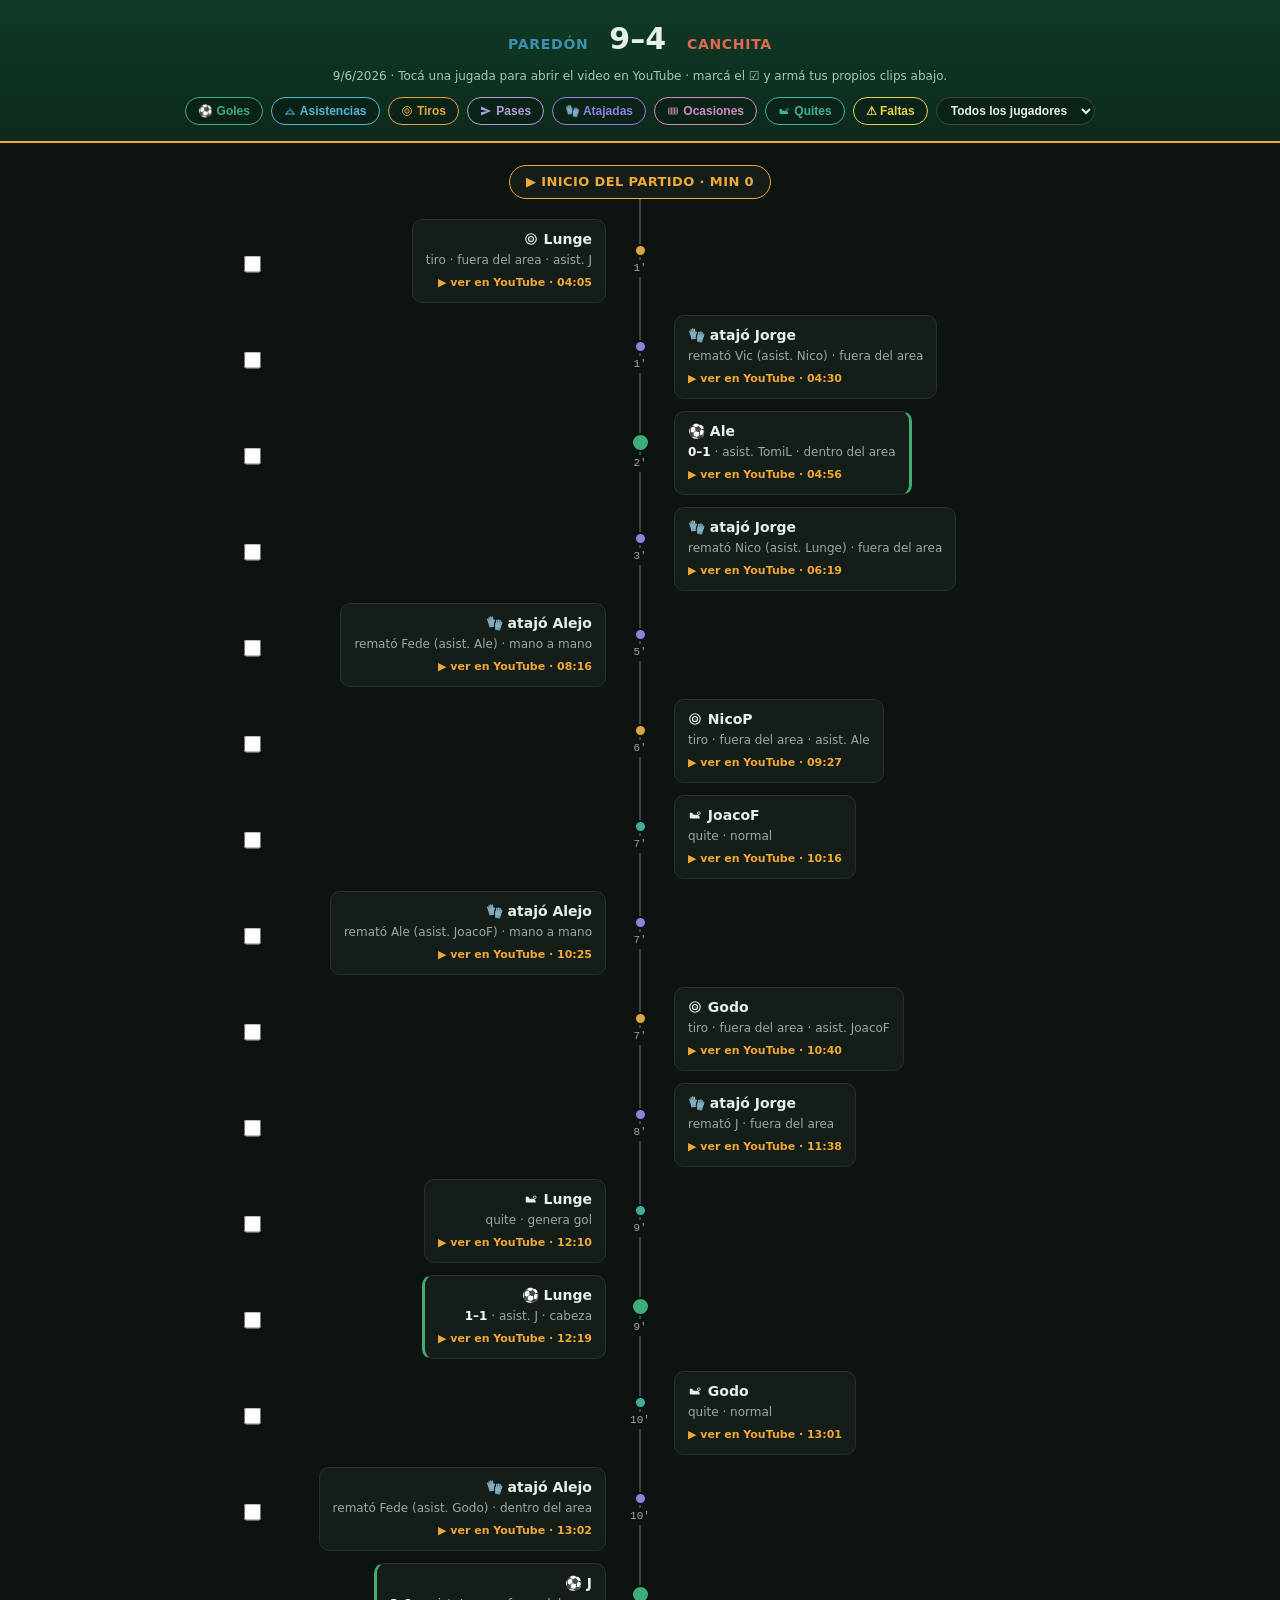
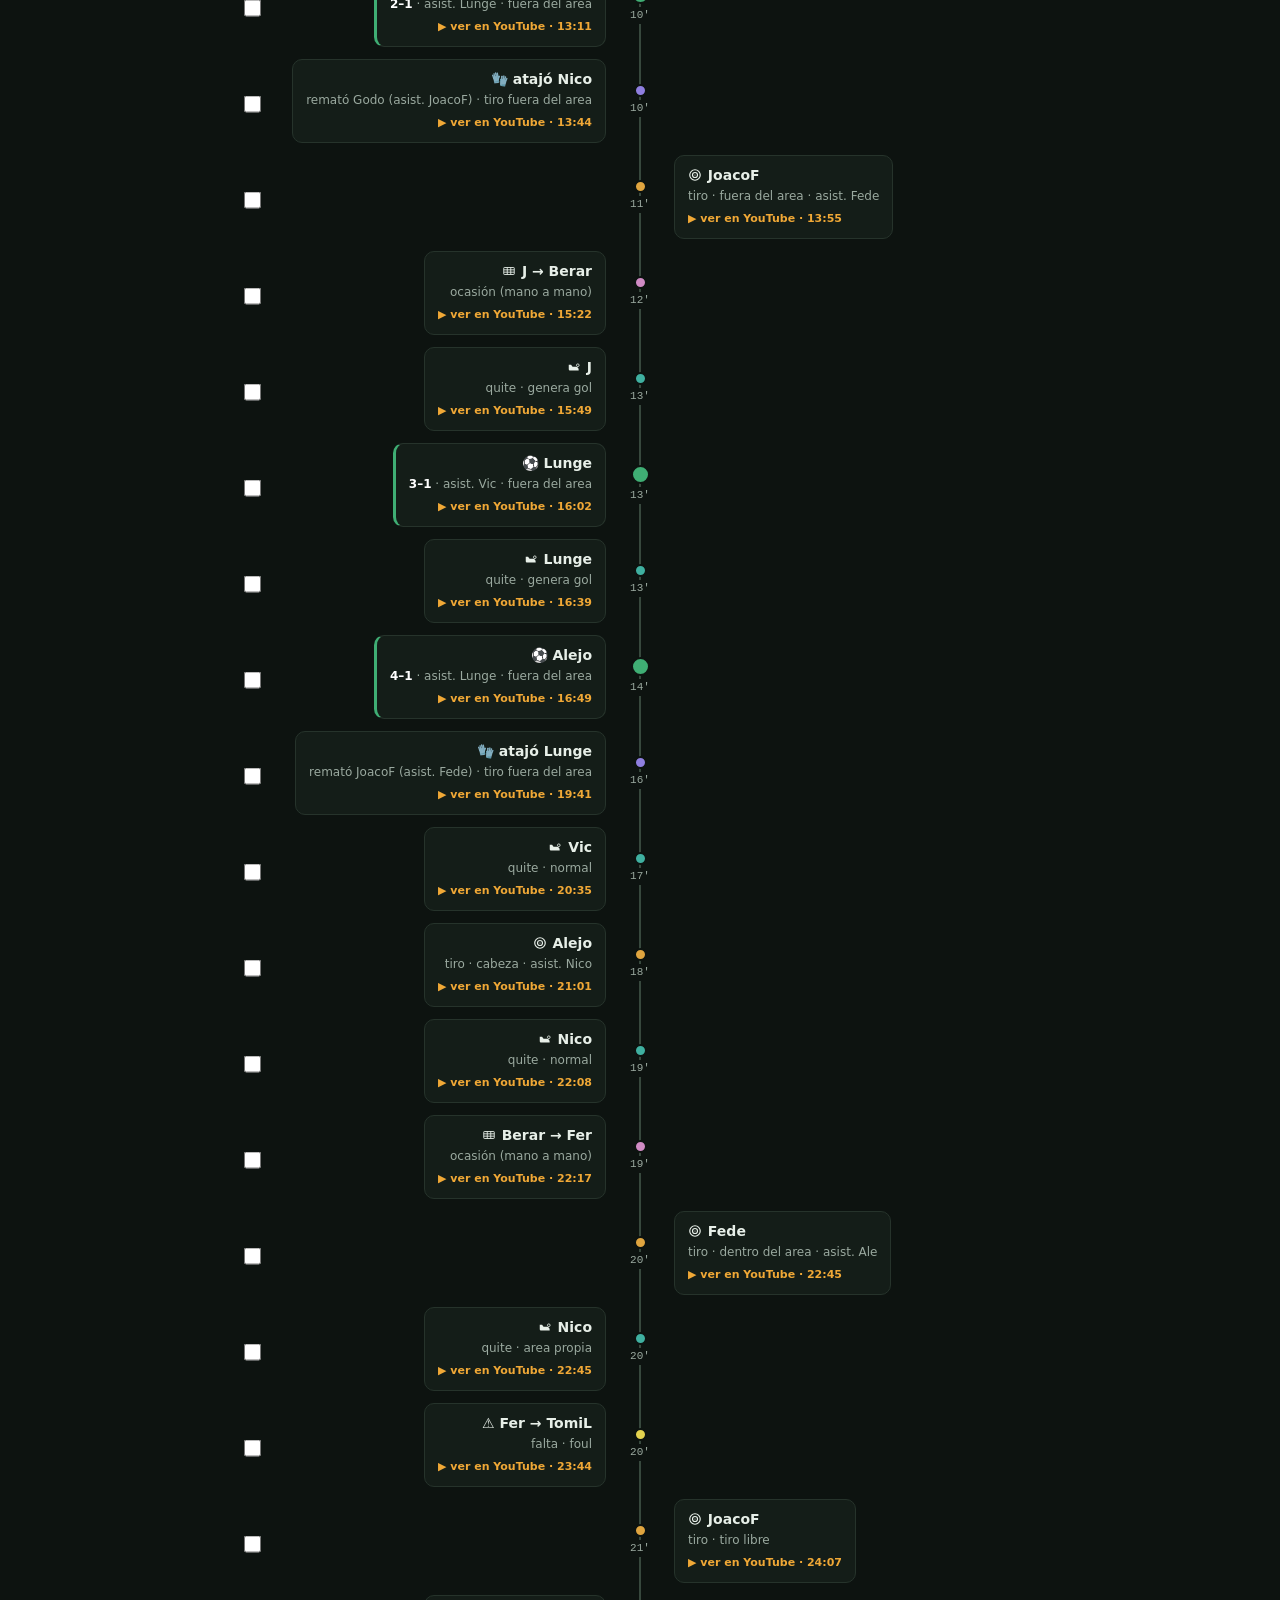
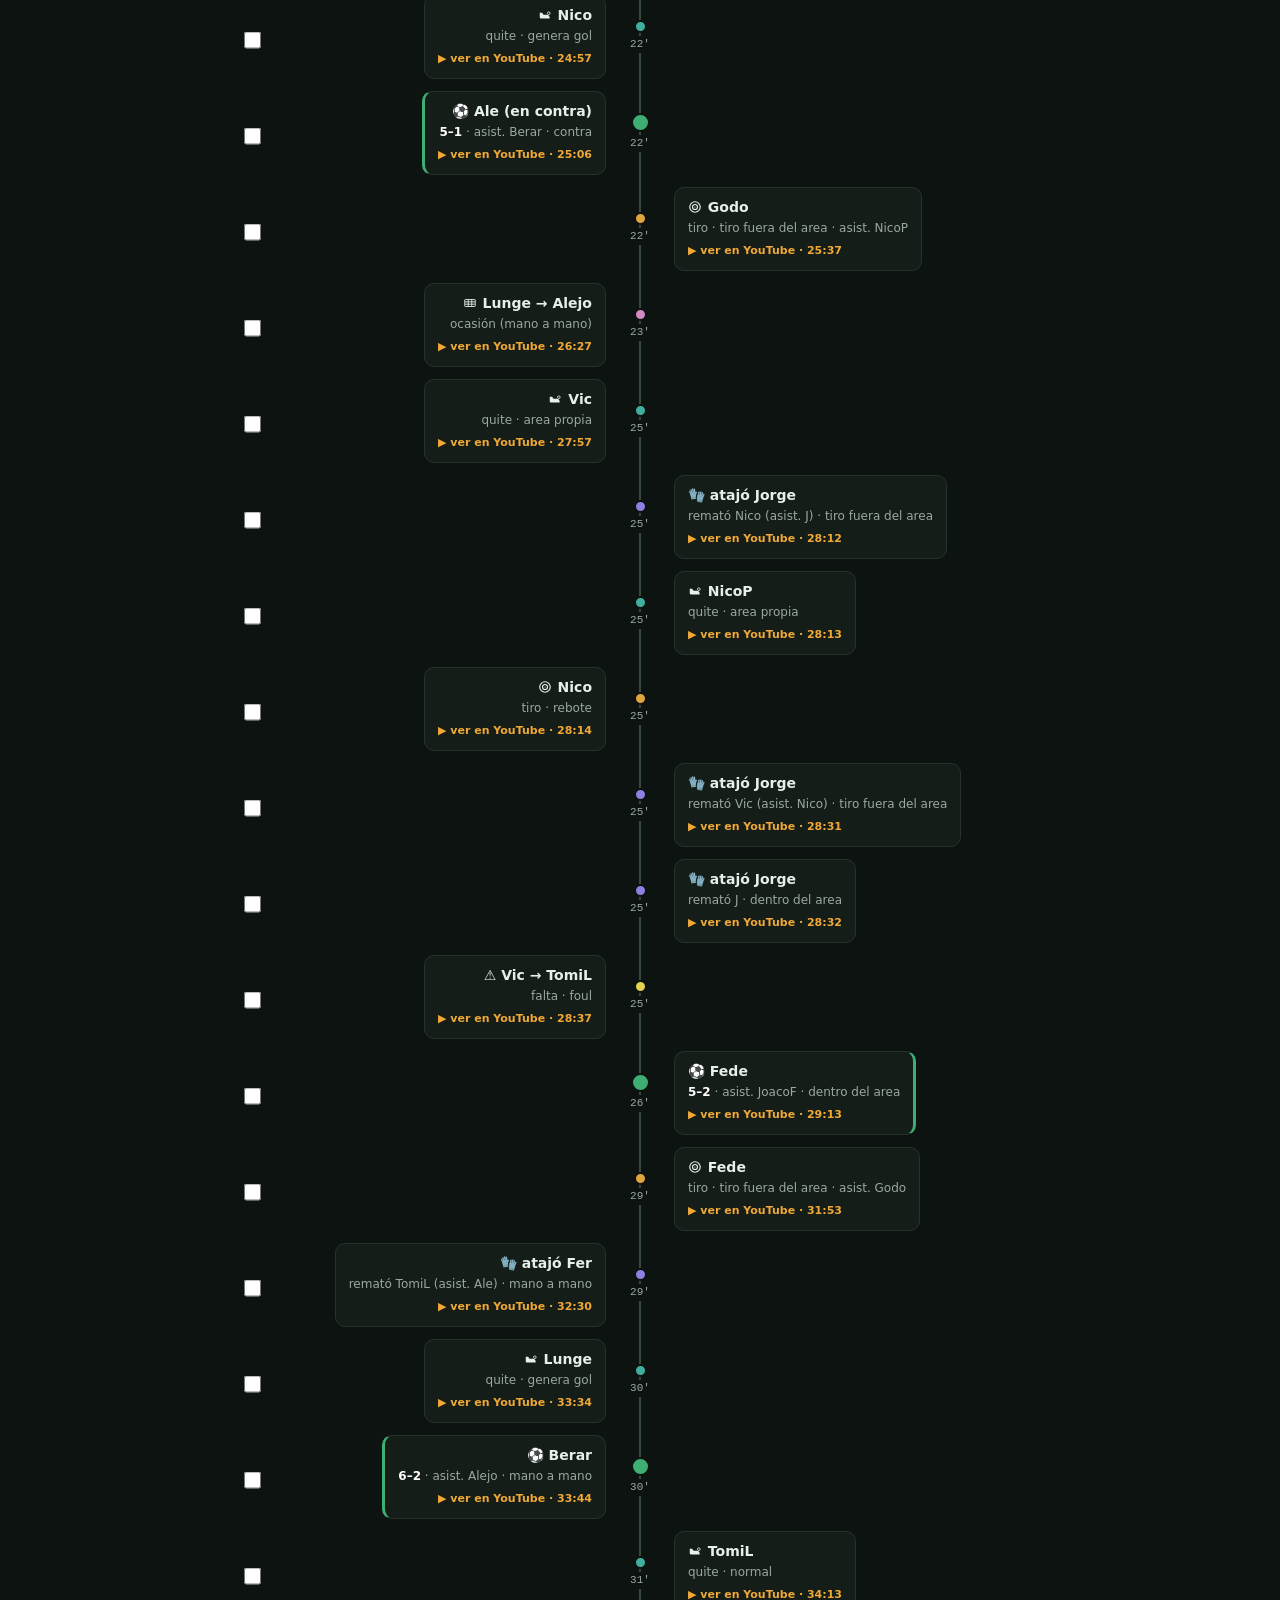
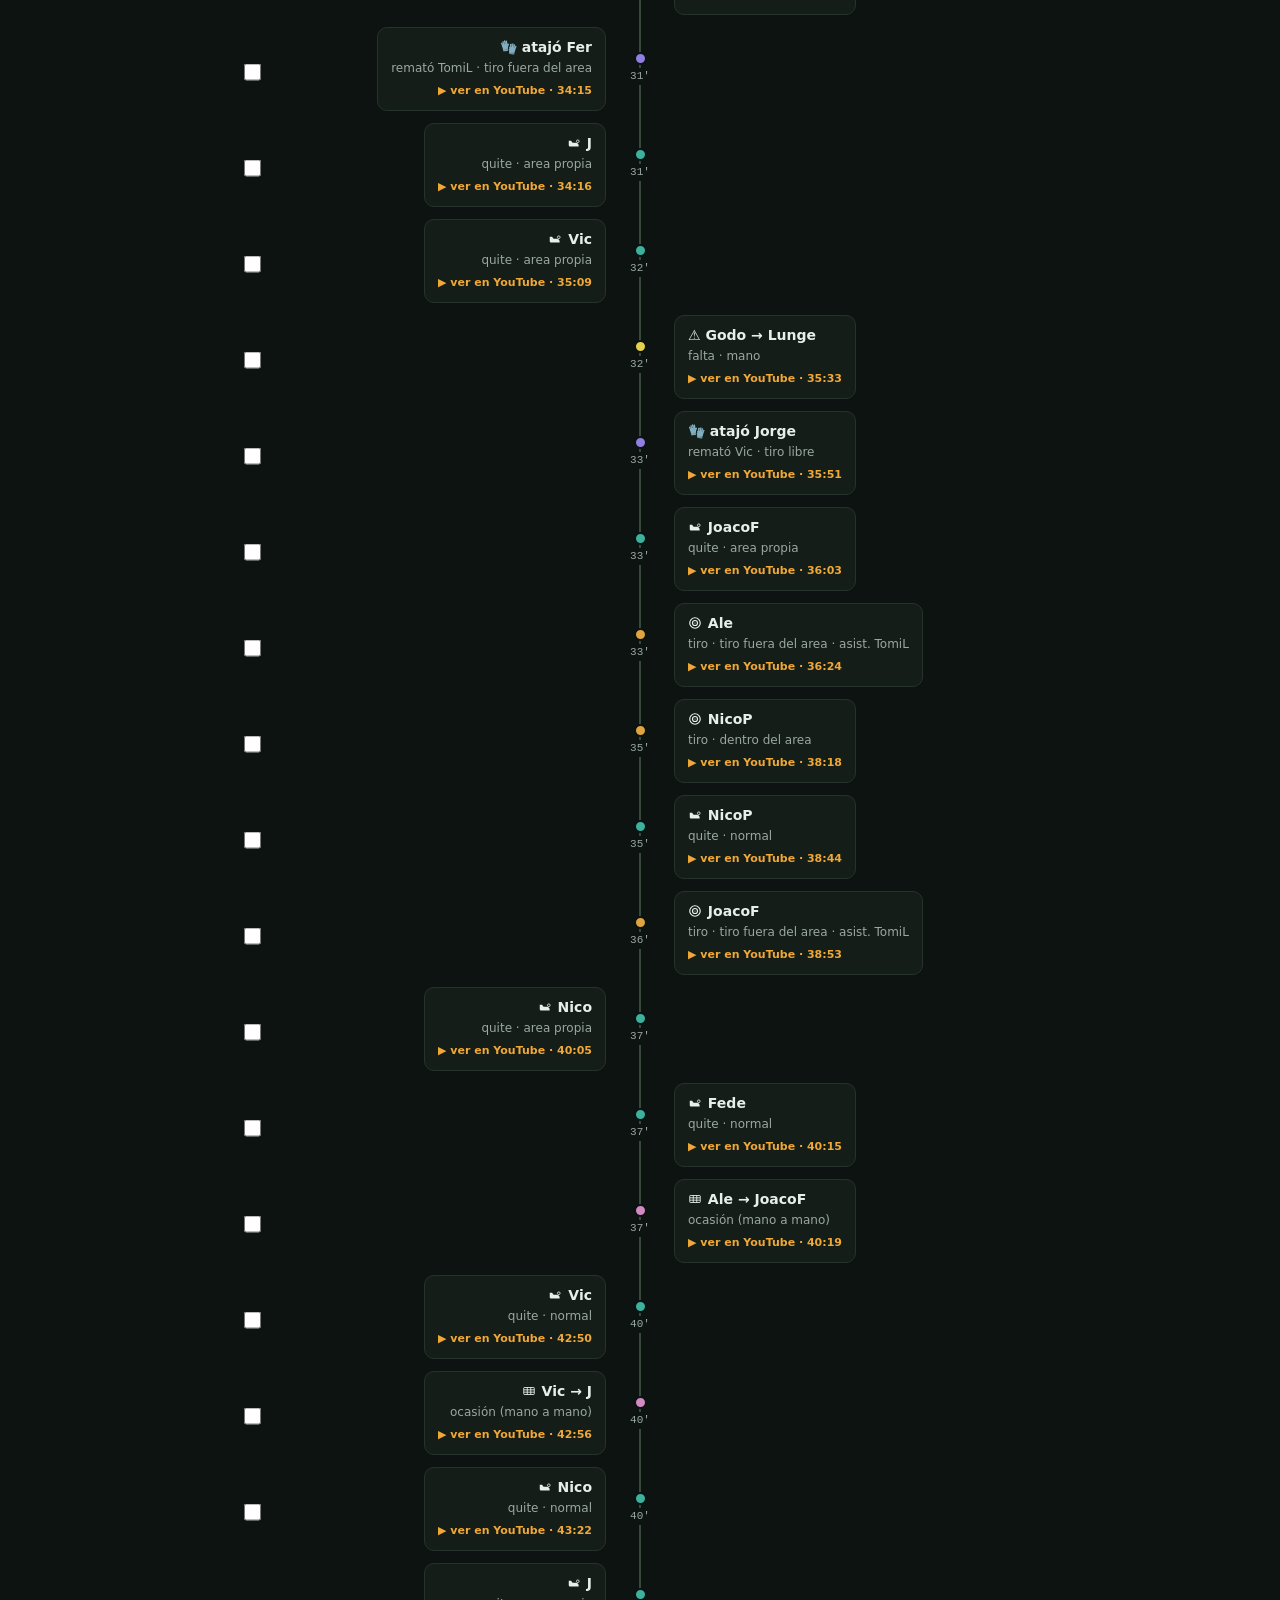
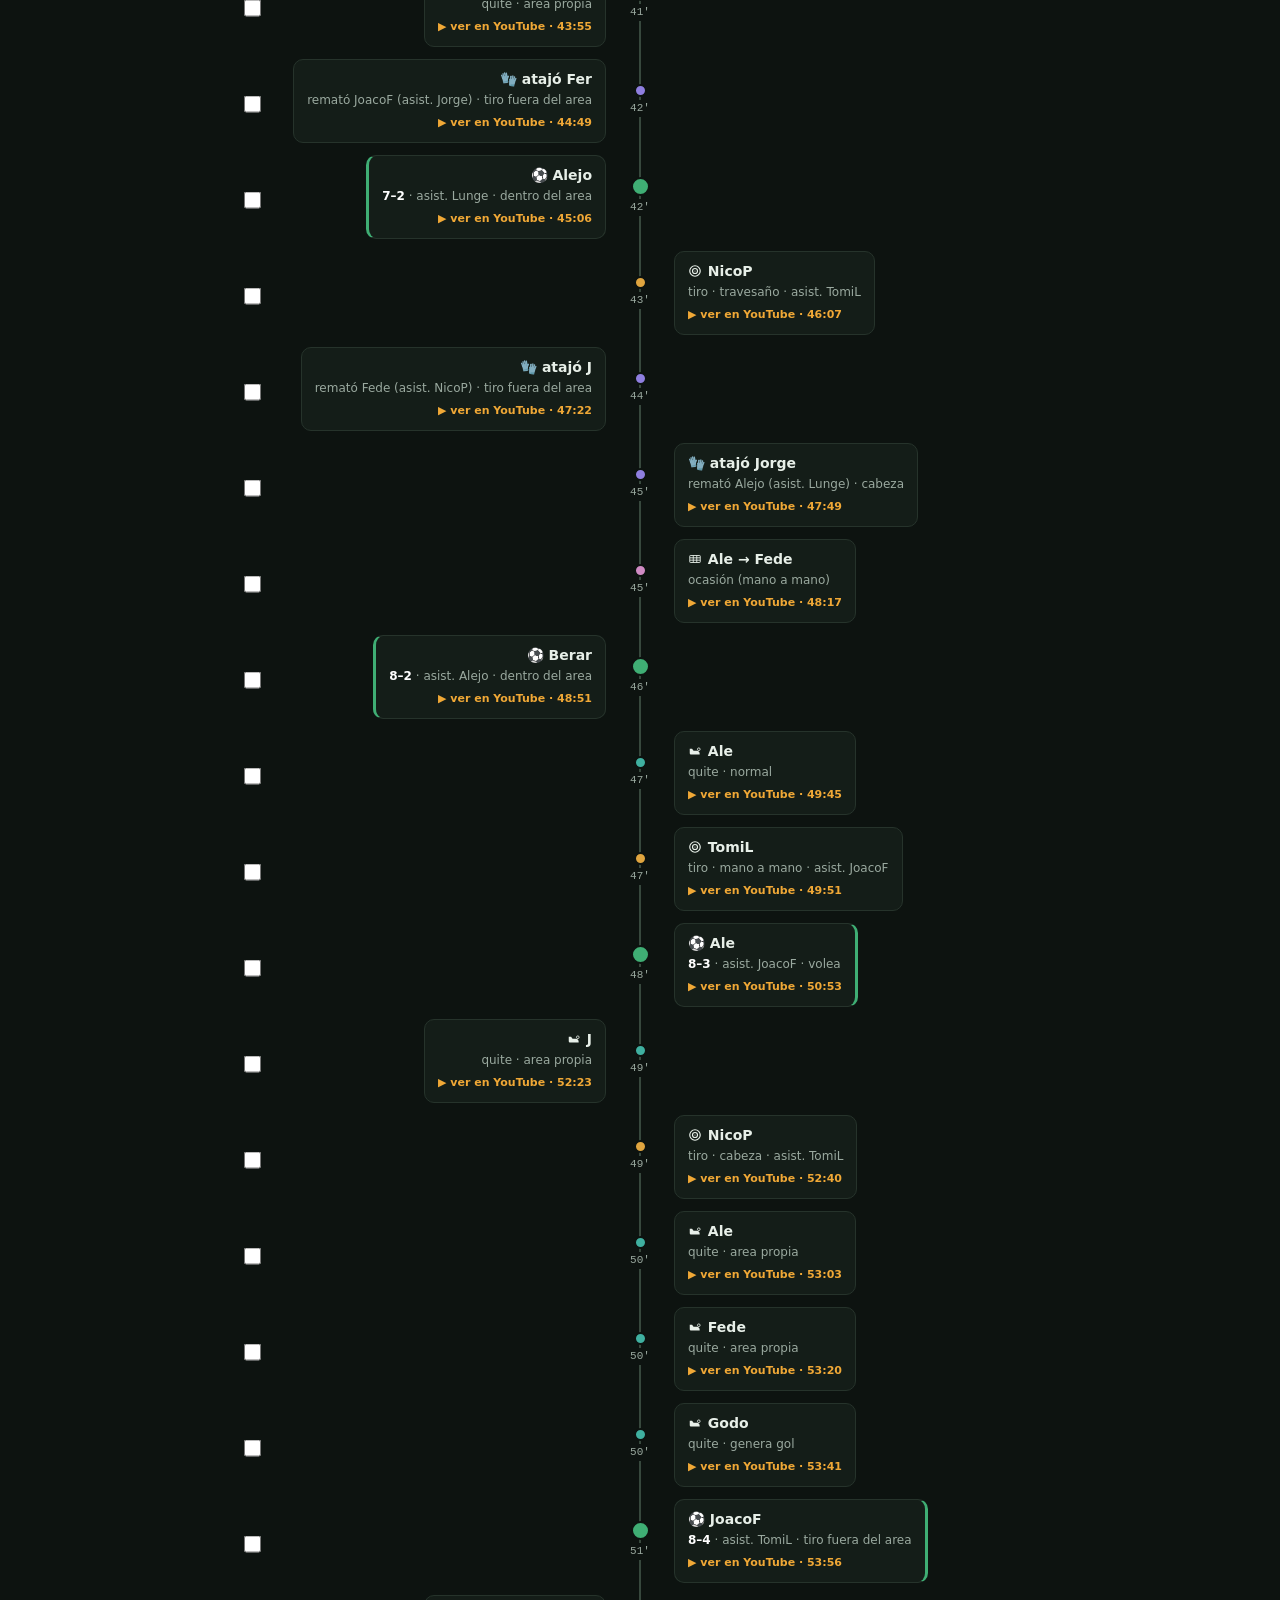
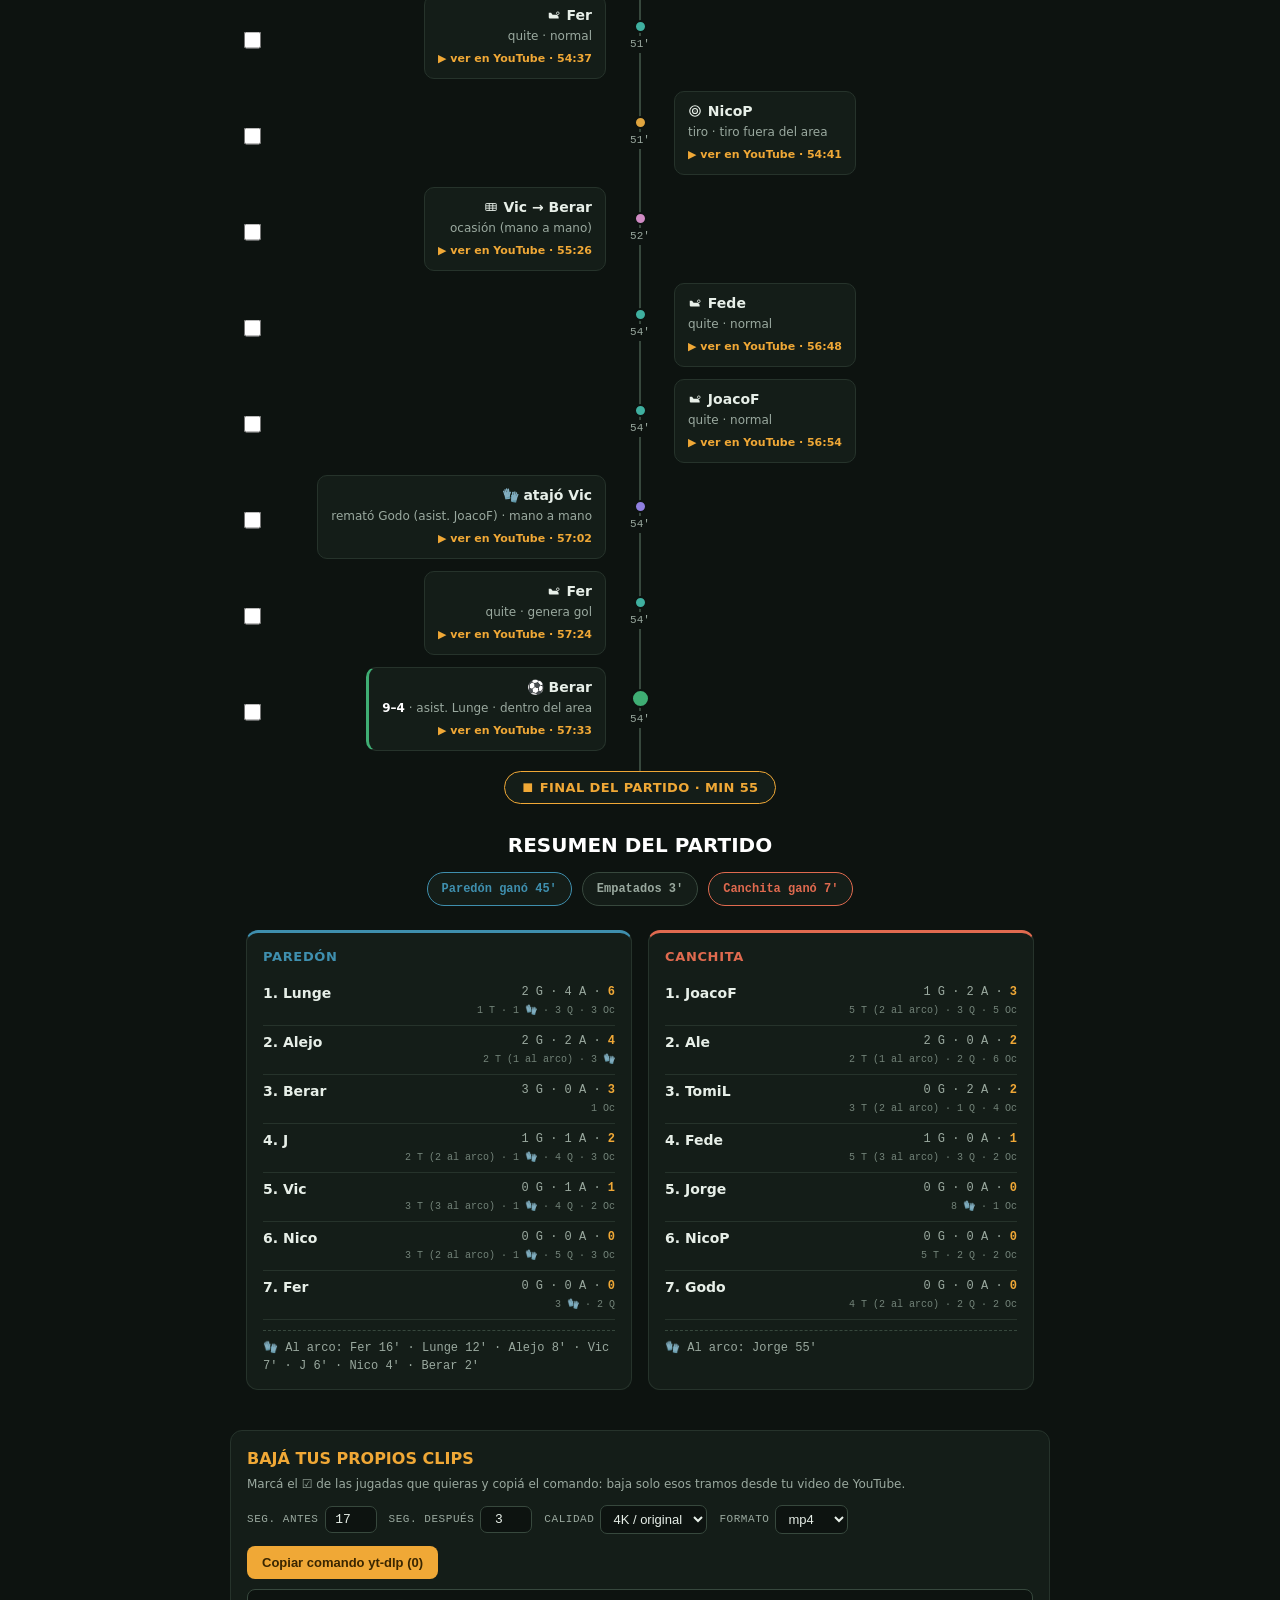
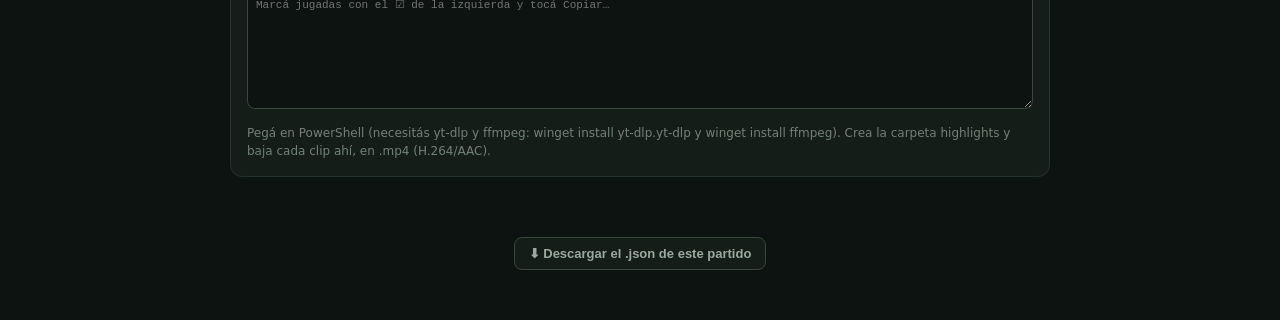
<file: timelines/20260906_timeline.html>
<!doctype html><html lang="es"><head><meta charset="utf-8"><meta name="viewport" content="width=device-width,initial-scale=1"><title>Timeline · Paredón vs Canchita</title><style>*{box-sizing:border-box}body{margin:0;background:#0d1310;color:#e7efe8;font-family:system-ui,-apple-system,"Segoe UI",sans-serif;line-height:1.5}
a{color:inherit;text-decoration:none}
.head{position:sticky;top:0;background:linear-gradient(180deg,#0f3a26,#0d2a1c);border-bottom:2px solid #f0a836;padding:16px;text-align:center;z-index:20}
.sc{font-family:Arial Black,system-ui;font-weight:900;font-size:30px}
.sc .n1{color:#3f8fae}.sc .n2{color:#e06a4f}.tn{font-size:14px;font-weight:800;text-transform:uppercase;letter-spacing:.05em}
.meta{font-size:12px;color:#a9c6b3;margin-top:6px}
.filters{display:flex;gap:8px;justify-content:center;flex-wrap:wrap;margin:12px 0 0}
.filters .f{border:1px solid #37483d;background:rgba(0,0,0,.25);color:#728278;border-radius:20px;padding:5px 12px;font-weight:700;font-size:12px;cursor:pointer}
.filters .f{user-select:none}
.ci{width:1em;height:1em;vertical-align:-0.15em;margin-right:1px;display:inline-block}
.filters .f.on[data-f=gol]{color:#3fae74;border-color:#3fae74}
.filters .f.on[data-f=asist]{color:#56b6d9;border-color:#56b6d9}
.filters .f.on[data-f=pase]{color:#b39ddb;border-color:#b39ddb}
.filters .f.on[data-f=tiro]{color:#e0a53f;border-color:#e0a53f}
.filters .f.on[data-f=atajada]{color:#8f7fe0;border-color:#8f7fe0}
.filters .f.on[data-f=ocasion]{color:#d08bc4;border-color:#d08bc4}
.filters .f.on[data-f=quite]{color:#3fb0a0;border-color:#3fb0a0}
.filters .f.on[data-f=falta]{color:#e3d24e;border-color:#e3d24e}
.filters select{background:rgba(0,0,0,.25);color:#e7efe8;border:1px solid #37483d;border-radius:20px;padding:5px 10px;font-weight:700;font-size:12px}
.filters .allp.on{color:#f0a836;border-color:#f0a836}
.track{max-width:820px;margin:22px auto;position:relative;padding:0 10px}
.track:before{content:"";position:absolute;top:6px;bottom:6px;left:50%;width:2px;background:#37483d;transform:translateX(-50%)}
.rw{position:relative}
.pick{position:absolute;left:0;top:50%;transform:translateY(-50%);z-index:4;width:17px;height:17px;cursor:pointer;accent-color:#f0a836}
.row{display:grid;grid-template-columns:1fr 68px 1fr;align-items:center;margin:12px 0}
.L{display:flex;justify-content:flex-end}.R{display:flex}
.ax{display:flex;flex-direction:column;align-items:center;gap:3px;z-index:1}
.dot{width:13px;height:13px;border-radius:50%;border:2px solid #0d1310}
.dot.gol{width:19px;height:19px;background:#3fae74}.dot.tiro{background:#e0a53f}.dot.atajada{background:#8f7fe0}.dot.falta{background:#e3d24e}.dot.ocasion{background:#d08bc4}.dot.quite{background:#3fb0a0}
.mn{font-family:ui-monospace,monospace;font-size:11px;color:#9aa99f;background:#0d1310;padding:0 4px}
.c{display:inline-block;background:#141d18;border:1px solid #26332b;border-radius:10px;padding:9px 13px;max-width:340px;transition:border-color .12s}
a.row:hover .c{border-color:#3fae74}
.row.left .c{text-align:right}
.c.gol{border-left:3px solid #3fae74}.row.right .c.gol{border-left:1px solid #26332b;border-right:3px solid #3fae74}
.m{display:block;font-weight:700;font-size:14px}.dt{display:block;font-size:12px;color:#9aa99f;margin-top:1px}.dt b{color:#fff}
.pl{display:inline-block;margin-top:5px;font-size:11px;font-weight:700;color:#f0a836}
.bookend{display:block;text-align:center;margin:20px 0;position:relative;z-index:1}
.bookend .bk{display:inline-block;background:#141d18;border:1px solid #f0a836;border-radius:22px;padding:6px 16px;font-family:Arial Black,system-ui;font-weight:900;text-transform:uppercase;letter-spacing:.03em;font-size:13px;color:#f0a836}
a.bookend:hover .bk{background:#16271e}
.sum{max-width:820px;margin:8px auto 40px;padding:0 16px}
.sum h3{font-family:Arial Black,system-ui;font-weight:900;text-transform:uppercase;text-align:center;font-size:20px;color:#fff;margin:26px 0 12px}
.sum-flow{display:flex;gap:10px;justify-content:center;flex-wrap:wrap;margin:0 0 24px}
.sum-flow .pill{font-family:ui-monospace,monospace;font-size:12px;font-weight:700;border-radius:20px;padding:7px 14px;border:1px solid #37483d;background:#141d18}
.sum-flow .pill.p1{color:#3f8fae;border-color:#3f8fae}
.sum-flow .pill.p2{color:#e06a4f;border-color:#e06a4f}
.sum-flow .pill.pe{color:#9aa99f}
.sum-teams{display:grid;grid-template-columns:1fr 1fr;gap:16px}
.sum-team{background:#141d18;border:1px solid #26332b;border-radius:12px;padding:14px 16px}
.sum-team.sum-t1{border-top:3px solid #3f8fae}.sum-team.sum-t2{border-top:3px solid #e06a4f}
.sum-team h4{font-size:13px;text-transform:uppercase;letter-spacing:.05em;margin:0 0 10px;font-weight:800}
.sum-team.sum-t1 h4{color:#3f8fae}.sum-team.sum-t2 h4{color:#e06a4f}
.imp-row{display:flex;justify-content:space-between;align-items:center;gap:10px;padding:6px 0;border-bottom:1px solid #26332b}
.imp-row:last-child{border-bottom:0}
.imp-row .who{font-weight:700;font-size:14px}
.imp-row .st{font-family:ui-monospace,monospace;font-size:12px;color:#9aa99f;white-space:nowrap;text-align:right}
.imp-row{align-items:flex-start}
.imp-x{color:#728278;font-size:10px}
.imp-row .st b{color:#f0a836}
.imp-empty{color:#728278;font-size:13px;padding:6px 0}
.arco{margin-top:10px;font-size:12px;color:#9aa99f;font-family:ui-monospace,monospace;border-top:1px dashed #37483d;padding-top:8px}
.dl{max-width:820px;margin:0 auto 60px;padding:16px;background:#141d18;border:1px solid #26332b;border-radius:12px}
.dl h3{font-family:Arial Black,system-ui;font-weight:900;text-transform:uppercase;font-size:16px;color:#f0a836;margin:0 0 4px}
.dl .sub{font-size:12px;color:#9aa99f;margin:0 0 12px}
.dlctl{display:flex;gap:12px;align-items:center;flex-wrap:wrap;margin-bottom:10px}
.dlctl label{font-family:ui-monospace,monospace;font-size:11px;text-transform:uppercase;letter-spacing:.05em;color:#9aa99f;display:flex;align-items:center;gap:6px}
.dlctl input{width:52px;background:#0d1310;border:1px solid #37483d;border-radius:7px;padding:5px;color:#e7efe8;font-family:ui-monospace,monospace;font-size:13px;text-align:center}
.dlctl select{background:#0d1310;border:1px solid #37483d;border-radius:7px;padding:5px 8px;color:#e7efe8;font-size:13px}
.dlctl button{background:#f0a836;color:#3a2600;border:0;border-radius:8px;padding:9px 15px;font-weight:800;cursor:pointer;font-size:13px}
.dl textarea{width:100%;height:120px;background:#0d1310;border:1px solid #37483d;border-radius:8px;color:#bfe3cd;font-family:ui-monospace,monospace;font-size:11px;padding:8px;resize:vertical;white-space:pre}
.dl-note{font-size:12px;color:#728278;margin:8px 0 0}
.jbtn{background:#141d18;border:1px solid #37483d;color:#9aa99f;border-radius:8px;padding:8px 14px;font-weight:700;cursor:pointer;font-size:13px}
.jbtn:hover{border-color:#f0a836;color:#f0a836}
@media(max-width:600px){.row{grid-template-columns:1fr 46px 1fr}.sum-teams{grid-template-columns:1fr}}</style></head><body><div class="head"><div class="sc"><span class="tn n1">Paredón</span> &nbsp;9–4&nbsp; <span class="tn n2">Canchita</span></div><div class="meta">9/6/2026 · Tocá una jugada para abrir el video en YouTube · marcá el ☑ y armá tus propios clips abajo.</div><div class="filters"><button class="f on" data-f="gol">⚽ Goles</button><button class="f on" data-f="asist"><svg class="ci" viewBox="0 0 24 24" fill="none" stroke="currentColor" stroke-width="1.8" stroke-linecap="round"><path d="M3 18h18"/><path d="M5 18a7 7 0 0 1 14 0"/><path d="M12 6.3v2.2"/></svg> Asistencias</button><button class="f on" data-f="tiro"><svg class="ci" viewBox="0 0 24 24" fill="none" stroke="currentColor" stroke-width="2"><circle cx="12" cy="12" r="9"/><circle cx="12" cy="12" r="4.3"/><circle cx="12" cy="12" r="1" fill="currentColor" stroke="none"/></svg> Tiros</button><button class="f on" data-f="pase"><svg class="ci" viewBox="0 0 24 24"><path fill="currentColor" d="M2 21l20-9L2 3v6.5L15 12 2 14.5z"/></svg> Pases</button><button class="f on" data-f="atajada">🧤 Atajadas</button><button class="f on" data-f="ocasion"><svg class="ci" viewBox="0 0 24 24" fill="none" stroke="currentColor" stroke-width="1.5"><rect x="3" y="6" width="18" height="12" rx="1"/><path d="M3 10h18M3 14h18M9 6v12M15 6v12"/></svg> Ocasiones</button><button class="f on" data-f="quite"><svg class="ci" viewBox="0 0 24 24"><path fill="currentColor" d="M3 8h4l2.5 3.5H15c2.8 0 5 2.2 5 5V18H5a2 2 0 0 1-2-2z"/><circle cx="18.5" cy="9" r="2.3" fill="none" stroke="currentColor" stroke-width="1.4"/></svg> Quites</button><button class="f on" data-f="falta">⚠ Faltas</button><select><option value="">Todos los jugadores</option><option value="Alejo">Alejo</option><option value="Vic">Vic</option><option value="Fer">Fer</option><option value="Nico">Nico</option><option value="J">J</option><option value="Berar">Berar</option><option value="Lunge">Lunge</option><option value="Jorge">Jorge</option><option value="Godo">Godo</option><option value="NicoP">NicoP</option><option value="JoacoF">JoacoF</option><option value="TomiL">TomiL</option><option value="Ale">Ale</option><option value="Fede">Fede</option></select></div></div><div class="track" id="track"><a class="bookend" href="https://www.youtube.com/watch?v=4l30hWldqFg&t=194s" target="_blank" rel="noopener"><span class="bk">▶ Inicio del partido · min 0</span></a><div class="rw"><input type="checkbox" class="pick" data-i="0"><a class="row left" href="https://www.youtube.com/watch?v=4l30hWldqFg&t=245s" target="_blank" rel="noopener"><span class="L"><span class="c tiro"><span class="m"><svg class="ci" viewBox="0 0 24 24" fill="none" stroke="currentColor" stroke-width="2"><circle cx="12" cy="12" r="9"/><circle cx="12" cy="12" r="4.3"/><circle cx="12" cy="12" r="1" fill="currentColor" stroke="none"/></svg> Lunge</span><span class="dt">tiro · fuera del area · asist. J</span><span class="pl">▶ ver en YouTube · 04:05</span></span></span><span class="ax"><span class="dot tiro"></span><span class="mn">1'</span></span><span class="R"></span></a></div><div class="rw"><input type="checkbox" class="pick" data-i="1"><a class="row right" href="https://www.youtube.com/watch?v=4l30hWldqFg&t=270s" target="_blank" rel="noopener"><span class="L"></span><span class="ax"><span class="dot atajada"></span><span class="mn">1'</span></span><span class="R"><span class="c atajada"><span class="m">🧤 atajó Jorge</span><span class="dt">remató Vic (asist. Nico) · fuera del area</span><span class="pl">▶ ver en YouTube · 04:30</span></span></span></a></div><div class="rw"><input type="checkbox" class="pick" data-i="2"><a class="row right" href="https://www.youtube.com/watch?v=4l30hWldqFg&t=296s" target="_blank" rel="noopener"><span class="L"></span><span class="ax"><span class="dot gol"></span><span class="mn">2'</span></span><span class="R"><span class="c gol"><span class="m">⚽ Ale</span><span class="dt"><b>0–1</b> · asist. TomiL · dentro del area</span><span class="pl">▶ ver en YouTube · 04:56</span></span></span></a></div><div class="rw"><input type="checkbox" class="pick" data-i="3"><a class="row right" href="https://www.youtube.com/watch?v=4l30hWldqFg&t=379s" target="_blank" rel="noopener"><span class="L"></span><span class="ax"><span class="dot atajada"></span><span class="mn">3'</span></span><span class="R"><span class="c atajada"><span class="m">🧤 atajó Jorge</span><span class="dt">remató Nico (asist. Lunge) · fuera del area</span><span class="pl">▶ ver en YouTube · 06:19</span></span></span></a></div><div class="rw"><input type="checkbox" class="pick" data-i="4"><a class="row left" href="https://www.youtube.com/watch?v=4l30hWldqFg&t=496s" target="_blank" rel="noopener"><span class="L"><span class="c atajada"><span class="m">🧤 atajó Alejo</span><span class="dt">remató Fede (asist. Ale) · mano a mano</span><span class="pl">▶ ver en YouTube · 08:16</span></span></span><span class="ax"><span class="dot atajada"></span><span class="mn">5'</span></span><span class="R"></span></a></div><div class="rw"><input type="checkbox" class="pick" data-i="5"><a class="row right" href="https://www.youtube.com/watch?v=4l30hWldqFg&t=567s" target="_blank" rel="noopener"><span class="L"></span><span class="ax"><span class="dot tiro"></span><span class="mn">6'</span></span><span class="R"><span class="c tiro"><span class="m"><svg class="ci" viewBox="0 0 24 24" fill="none" stroke="currentColor" stroke-width="2"><circle cx="12" cy="12" r="9"/><circle cx="12" cy="12" r="4.3"/><circle cx="12" cy="12" r="1" fill="currentColor" stroke="none"/></svg> NicoP</span><span class="dt">tiro · fuera del area · asist. Ale</span><span class="pl">▶ ver en YouTube · 09:27</span></span></span></a></div><div class="rw"><input type="checkbox" class="pick" data-i="6"><a class="row right" href="https://www.youtube.com/watch?v=4l30hWldqFg&t=616s" target="_blank" rel="noopener"><span class="L"></span><span class="ax"><span class="dot quite"></span><span class="mn">7'</span></span><span class="R"><span class="c quite"><span class="m"><svg class="ci" viewBox="0 0 24 24"><path fill="currentColor" d="M3 8h4l2.5 3.5H15c2.8 0 5 2.2 5 5V18H5a2 2 0 0 1-2-2z"/><circle cx="18.5" cy="9" r="2.3" fill="none" stroke="currentColor" stroke-width="1.4"/></svg> JoacoF</span><span class="dt">quite · normal</span><span class="pl">▶ ver en YouTube · 10:16</span></span></span></a></div><div class="rw"><input type="checkbox" class="pick" data-i="7"><a class="row left" href="https://www.youtube.com/watch?v=4l30hWldqFg&t=625s" target="_blank" rel="noopener"><span class="L"><span class="c atajada"><span class="m">🧤 atajó Alejo</span><span class="dt">remató Ale (asist. JoacoF) · mano a mano</span><span class="pl">▶ ver en YouTube · 10:25</span></span></span><span class="ax"><span class="dot atajada"></span><span class="mn">7'</span></span><span class="R"></span></a></div><div class="rw"><input type="checkbox" class="pick" data-i="8"><a class="row right" href="https://www.youtube.com/watch?v=4l30hWldqFg&t=640s" target="_blank" rel="noopener"><span class="L"></span><span class="ax"><span class="dot tiro"></span><span class="mn">7'</span></span><span class="R"><span class="c tiro"><span class="m"><svg class="ci" viewBox="0 0 24 24" fill="none" stroke="currentColor" stroke-width="2"><circle cx="12" cy="12" r="9"/><circle cx="12" cy="12" r="4.3"/><circle cx="12" cy="12" r="1" fill="currentColor" stroke="none"/></svg> Godo</span><span class="dt">tiro · fuera del area · asist. JoacoF</span><span class="pl">▶ ver en YouTube · 10:40</span></span></span></a></div><div class="rw"><input type="checkbox" class="pick" data-i="9"><a class="row right" href="https://www.youtube.com/watch?v=4l30hWldqFg&t=698s" target="_blank" rel="noopener"><span class="L"></span><span class="ax"><span class="dot atajada"></span><span class="mn">8'</span></span><span class="R"><span class="c atajada"><span class="m">🧤 atajó Jorge</span><span class="dt">remató J · fuera del area</span><span class="pl">▶ ver en YouTube · 11:38</span></span></span></a></div><div class="rw"><input type="checkbox" class="pick" data-i="10"><a class="row left" href="https://www.youtube.com/watch?v=4l30hWldqFg&t=730s" target="_blank" rel="noopener"><span class="L"><span class="c quite"><span class="m"><svg class="ci" viewBox="0 0 24 24"><path fill="currentColor" d="M3 8h4l2.5 3.5H15c2.8 0 5 2.2 5 5V18H5a2 2 0 0 1-2-2z"/><circle cx="18.5" cy="9" r="2.3" fill="none" stroke="currentColor" stroke-width="1.4"/></svg> Lunge</span><span class="dt">quite · genera gol</span><span class="pl">▶ ver en YouTube · 12:10</span></span></span><span class="ax"><span class="dot quite"></span><span class="mn">9'</span></span><span class="R"></span></a></div><div class="rw"><input type="checkbox" class="pick" data-i="11"><a class="row left" href="https://www.youtube.com/watch?v=4l30hWldqFg&t=739s" target="_blank" rel="noopener"><span class="L"><span class="c gol"><span class="m">⚽ Lunge</span><span class="dt"><b>1–1</b> · asist. J · cabeza</span><span class="pl">▶ ver en YouTube · 12:19</span></span></span><span class="ax"><span class="dot gol"></span><span class="mn">9'</span></span><span class="R"></span></a></div><div class="rw"><input type="checkbox" class="pick" data-i="12"><a class="row right" href="https://www.youtube.com/watch?v=4l30hWldqFg&t=781s" target="_blank" rel="noopener"><span class="L"></span><span class="ax"><span class="dot quite"></span><span class="mn">10'</span></span><span class="R"><span class="c quite"><span class="m"><svg class="ci" viewBox="0 0 24 24"><path fill="currentColor" d="M3 8h4l2.5 3.5H15c2.8 0 5 2.2 5 5V18H5a2 2 0 0 1-2-2z"/><circle cx="18.5" cy="9" r="2.3" fill="none" stroke="currentColor" stroke-width="1.4"/></svg> Godo</span><span class="dt">quite · normal</span><span class="pl">▶ ver en YouTube · 13:01</span></span></span></a></div><div class="rw"><input type="checkbox" class="pick" data-i="13"><a class="row left" href="https://www.youtube.com/watch?v=4l30hWldqFg&t=782s" target="_blank" rel="noopener"><span class="L"><span class="c atajada"><span class="m">🧤 atajó Alejo</span><span class="dt">remató Fede (asist. Godo) · dentro del area</span><span class="pl">▶ ver en YouTube · 13:02</span></span></span><span class="ax"><span class="dot atajada"></span><span class="mn">10'</span></span><span class="R"></span></a></div><div class="rw"><input type="checkbox" class="pick" data-i="14"><a class="row left" href="https://www.youtube.com/watch?v=4l30hWldqFg&t=791s" target="_blank" rel="noopener"><span class="L"><span class="c gol"><span class="m">⚽ J</span><span class="dt"><b>2–1</b> · asist. Lunge · fuera del area</span><span class="pl">▶ ver en YouTube · 13:11</span></span></span><span class="ax"><span class="dot gol"></span><span class="mn">10'</span></span><span class="R"></span></a></div><div class="rw"><input type="checkbox" class="pick" data-i="15"><a class="row left" href="https://www.youtube.com/watch?v=4l30hWldqFg&t=824s" target="_blank" rel="noopener"><span class="L"><span class="c atajada"><span class="m">🧤 atajó Nico</span><span class="dt">remató Godo (asist. JoacoF) · tiro fuera del area</span><span class="pl">▶ ver en YouTube · 13:44</span></span></span><span class="ax"><span class="dot atajada"></span><span class="mn">10'</span></span><span class="R"></span></a></div><div class="rw"><input type="checkbox" class="pick" data-i="16"><a class="row right" href="https://www.youtube.com/watch?v=4l30hWldqFg&t=835s" target="_blank" rel="noopener"><span class="L"></span><span class="ax"><span class="dot tiro"></span><span class="mn">11'</span></span><span class="R"><span class="c tiro"><span class="m"><svg class="ci" viewBox="0 0 24 24" fill="none" stroke="currentColor" stroke-width="2"><circle cx="12" cy="12" r="9"/><circle cx="12" cy="12" r="4.3"/><circle cx="12" cy="12" r="1" fill="currentColor" stroke="none"/></svg> JoacoF</span><span class="dt">tiro · fuera del area · asist. Fede</span><span class="pl">▶ ver en YouTube · 13:55</span></span></span></a></div><div class="rw"><input type="checkbox" class="pick" data-i="17"><a class="row left" href="https://www.youtube.com/watch?v=4l30hWldqFg&t=922s" target="_blank" rel="noopener"><span class="L"><span class="c ocasion"><span class="m"><svg class="ci" viewBox="0 0 24 24" fill="none" stroke="currentColor" stroke-width="1.5"><rect x="3" y="6" width="18" height="12" rx="1"/><path d="M3 10h18M3 14h18M9 6v12M15 6v12"/></svg> J → Berar</span><span class="dt">ocasión (mano a mano)</span><span class="pl">▶ ver en YouTube · 15:22</span></span></span><span class="ax"><span class="dot ocasion"></span><span class="mn">12'</span></span><span class="R"></span></a></div><div class="rw"><input type="checkbox" class="pick" data-i="18"><a class="row left" href="https://www.youtube.com/watch?v=4l30hWldqFg&t=949s" target="_blank" rel="noopener"><span class="L"><span class="c quite"><span class="m"><svg class="ci" viewBox="0 0 24 24"><path fill="currentColor" d="M3 8h4l2.5 3.5H15c2.8 0 5 2.2 5 5V18H5a2 2 0 0 1-2-2z"/><circle cx="18.5" cy="9" r="2.3" fill="none" stroke="currentColor" stroke-width="1.4"/></svg> J</span><span class="dt">quite · genera gol</span><span class="pl">▶ ver en YouTube · 15:49</span></span></span><span class="ax"><span class="dot quite"></span><span class="mn">13'</span></span><span class="R"></span></a></div><div class="rw"><input type="checkbox" class="pick" data-i="19"><a class="row left" href="https://www.youtube.com/watch?v=4l30hWldqFg&t=962s" target="_blank" rel="noopener"><span class="L"><span class="c gol"><span class="m">⚽ Lunge</span><span class="dt"><b>3–1</b> · asist. Vic · fuera del area</span><span class="pl">▶ ver en YouTube · 16:02</span></span></span><span class="ax"><span class="dot gol"></span><span class="mn">13'</span></span><span class="R"></span></a></div><div class="rw"><input type="checkbox" class="pick" data-i="20"><a class="row left" href="https://www.youtube.com/watch?v=4l30hWldqFg&t=999s" target="_blank" rel="noopener"><span class="L"><span class="c quite"><span class="m"><svg class="ci" viewBox="0 0 24 24"><path fill="currentColor" d="M3 8h4l2.5 3.5H15c2.8 0 5 2.2 5 5V18H5a2 2 0 0 1-2-2z"/><circle cx="18.5" cy="9" r="2.3" fill="none" stroke="currentColor" stroke-width="1.4"/></svg> Lunge</span><span class="dt">quite · genera gol</span><span class="pl">▶ ver en YouTube · 16:39</span></span></span><span class="ax"><span class="dot quite"></span><span class="mn">13'</span></span><span class="R"></span></a></div><div class="rw"><input type="checkbox" class="pick" data-i="21"><a class="row left" href="https://www.youtube.com/watch?v=4l30hWldqFg&t=1009s" target="_blank" rel="noopener"><span class="L"><span class="c gol"><span class="m">⚽ Alejo</span><span class="dt"><b>4–1</b> · asist. Lunge · fuera del area</span><span class="pl">▶ ver en YouTube · 16:49</span></span></span><span class="ax"><span class="dot gol"></span><span class="mn">14'</span></span><span class="R"></span></a></div><div class="rw"><input type="checkbox" class="pick" data-i="22"><a class="row left" href="https://www.youtube.com/watch?v=4l30hWldqFg&t=1181s" target="_blank" rel="noopener"><span class="L"><span class="c atajada"><span class="m">🧤 atajó Lunge</span><span class="dt">remató JoacoF (asist. Fede) · tiro fuera del area</span><span class="pl">▶ ver en YouTube · 19:41</span></span></span><span class="ax"><span class="dot atajada"></span><span class="mn">16'</span></span><span class="R"></span></a></div><div class="rw"><input type="checkbox" class="pick" data-i="23"><a class="row left" href="https://www.youtube.com/watch?v=4l30hWldqFg&t=1235s" target="_blank" rel="noopener"><span class="L"><span class="c quite"><span class="m"><svg class="ci" viewBox="0 0 24 24"><path fill="currentColor" d="M3 8h4l2.5 3.5H15c2.8 0 5 2.2 5 5V18H5a2 2 0 0 1-2-2z"/><circle cx="18.5" cy="9" r="2.3" fill="none" stroke="currentColor" stroke-width="1.4"/></svg> Vic</span><span class="dt">quite · normal</span><span class="pl">▶ ver en YouTube · 20:35</span></span></span><span class="ax"><span class="dot quite"></span><span class="mn">17'</span></span><span class="R"></span></a></div><div class="rw"><input type="checkbox" class="pick" data-i="24"><a class="row left" href="https://www.youtube.com/watch?v=4l30hWldqFg&t=1261s" target="_blank" rel="noopener"><span class="L"><span class="c tiro"><span class="m"><svg class="ci" viewBox="0 0 24 24" fill="none" stroke="currentColor" stroke-width="2"><circle cx="12" cy="12" r="9"/><circle cx="12" cy="12" r="4.3"/><circle cx="12" cy="12" r="1" fill="currentColor" stroke="none"/></svg> Alejo</span><span class="dt">tiro · cabeza · asist. Nico</span><span class="pl">▶ ver en YouTube · 21:01</span></span></span><span class="ax"><span class="dot tiro"></span><span class="mn">18'</span></span><span class="R"></span></a></div><div class="rw"><input type="checkbox" class="pick" data-i="25"><a class="row left" href="https://www.youtube.com/watch?v=4l30hWldqFg&t=1328s" target="_blank" rel="noopener"><span class="L"><span class="c quite"><span class="m"><svg class="ci" viewBox="0 0 24 24"><path fill="currentColor" d="M3 8h4l2.5 3.5H15c2.8 0 5 2.2 5 5V18H5a2 2 0 0 1-2-2z"/><circle cx="18.5" cy="9" r="2.3" fill="none" stroke="currentColor" stroke-width="1.4"/></svg> Nico</span><span class="dt">quite · normal</span><span class="pl">▶ ver en YouTube · 22:08</span></span></span><span class="ax"><span class="dot quite"></span><span class="mn">19'</span></span><span class="R"></span></a></div><div class="rw"><input type="checkbox" class="pick" data-i="26"><a class="row left" href="https://www.youtube.com/watch?v=4l30hWldqFg&t=1337s" target="_blank" rel="noopener"><span class="L"><span class="c ocasion"><span class="m"><svg class="ci" viewBox="0 0 24 24" fill="none" stroke="currentColor" stroke-width="1.5"><rect x="3" y="6" width="18" height="12" rx="1"/><path d="M3 10h18M3 14h18M9 6v12M15 6v12"/></svg> Berar → Fer</span><span class="dt">ocasión (mano a mano)</span><span class="pl">▶ ver en YouTube · 22:17</span></span></span><span class="ax"><span class="dot ocasion"></span><span class="mn">19'</span></span><span class="R"></span></a></div><div class="rw"><input type="checkbox" class="pick" data-i="27"><a class="row right" href="https://www.youtube.com/watch?v=4l30hWldqFg&t=1365s" target="_blank" rel="noopener"><span class="L"></span><span class="ax"><span class="dot tiro"></span><span class="mn">20'</span></span><span class="R"><span class="c tiro"><span class="m"><svg class="ci" viewBox="0 0 24 24" fill="none" stroke="currentColor" stroke-width="2"><circle cx="12" cy="12" r="9"/><circle cx="12" cy="12" r="4.3"/><circle cx="12" cy="12" r="1" fill="currentColor" stroke="none"/></svg> Fede</span><span class="dt">tiro · dentro del area · asist. Ale</span><span class="pl">▶ ver en YouTube · 22:45</span></span></span></a></div><div class="rw"><input type="checkbox" class="pick" data-i="28"><a class="row left" href="https://www.youtube.com/watch?v=4l30hWldqFg&t=1365s" target="_blank" rel="noopener"><span class="L"><span class="c quite"><span class="m"><svg class="ci" viewBox="0 0 24 24"><path fill="currentColor" d="M3 8h4l2.5 3.5H15c2.8 0 5 2.2 5 5V18H5a2 2 0 0 1-2-2z"/><circle cx="18.5" cy="9" r="2.3" fill="none" stroke="currentColor" stroke-width="1.4"/></svg> Nico</span><span class="dt">quite · area propia</span><span class="pl">▶ ver en YouTube · 22:45</span></span></span><span class="ax"><span class="dot quite"></span><span class="mn">20'</span></span><span class="R"></span></a></div><div class="rw"><input type="checkbox" class="pick" data-i="29"><a class="row left" href="https://www.youtube.com/watch?v=4l30hWldqFg&t=1424s" target="_blank" rel="noopener"><span class="L"><span class="c falta"><span class="m">⚠ Fer → TomiL</span><span class="dt">falta · foul</span><span class="pl">▶ ver en YouTube · 23:44</span></span></span><span class="ax"><span class="dot falta"></span><span class="mn">20'</span></span><span class="R"></span></a></div><div class="rw"><input type="checkbox" class="pick" data-i="30"><a class="row right" href="https://www.youtube.com/watch?v=4l30hWldqFg&t=1447s" target="_blank" rel="noopener"><span class="L"></span><span class="ax"><span class="dot tiro"></span><span class="mn">21'</span></span><span class="R"><span class="c tiro"><span class="m"><svg class="ci" viewBox="0 0 24 24" fill="none" stroke="currentColor" stroke-width="2"><circle cx="12" cy="12" r="9"/><circle cx="12" cy="12" r="4.3"/><circle cx="12" cy="12" r="1" fill="currentColor" stroke="none"/></svg> JoacoF</span><span class="dt">tiro · tiro libre</span><span class="pl">▶ ver en YouTube · 24:07</span></span></span></a></div><div class="rw"><input type="checkbox" class="pick" data-i="31"><a class="row left" href="https://www.youtube.com/watch?v=4l30hWldqFg&t=1497s" target="_blank" rel="noopener"><span class="L"><span class="c quite"><span class="m"><svg class="ci" viewBox="0 0 24 24"><path fill="currentColor" d="M3 8h4l2.5 3.5H15c2.8 0 5 2.2 5 5V18H5a2 2 0 0 1-2-2z"/><circle cx="18.5" cy="9" r="2.3" fill="none" stroke="currentColor" stroke-width="1.4"/></svg> Nico</span><span class="dt">quite · genera gol</span><span class="pl">▶ ver en YouTube · 24:57</span></span></span><span class="ax"><span class="dot quite"></span><span class="mn">22'</span></span><span class="R"></span></a></div><div class="rw"><input type="checkbox" class="pick" data-i="32"><a class="row left" href="https://www.youtube.com/watch?v=4l30hWldqFg&t=1506s" target="_blank" rel="noopener"><span class="L"><span class="c gol"><span class="m">⚽ Ale (en contra)</span><span class="dt"><b>5–1</b> · asist. Berar · contra</span><span class="pl">▶ ver en YouTube · 25:06</span></span></span><span class="ax"><span class="dot gol"></span><span class="mn">22'</span></span><span class="R"></span></a></div><div class="rw"><input type="checkbox" class="pick" data-i="33"><a class="row right" href="https://www.youtube.com/watch?v=4l30hWldqFg&t=1537s" target="_blank" rel="noopener"><span class="L"></span><span class="ax"><span class="dot tiro"></span><span class="mn">22'</span></span><span class="R"><span class="c tiro"><span class="m"><svg class="ci" viewBox="0 0 24 24" fill="none" stroke="currentColor" stroke-width="2"><circle cx="12" cy="12" r="9"/><circle cx="12" cy="12" r="4.3"/><circle cx="12" cy="12" r="1" fill="currentColor" stroke="none"/></svg> Godo</span><span class="dt">tiro · tiro fuera del area · asist. NicoP</span><span class="pl">▶ ver en YouTube · 25:37</span></span></span></a></div><div class="rw"><input type="checkbox" class="pick" data-i="34"><a class="row left" href="https://www.youtube.com/watch?v=4l30hWldqFg&t=1587s" target="_blank" rel="noopener"><span class="L"><span class="c ocasion"><span class="m"><svg class="ci" viewBox="0 0 24 24" fill="none" stroke="currentColor" stroke-width="1.5"><rect x="3" y="6" width="18" height="12" rx="1"/><path d="M3 10h18M3 14h18M9 6v12M15 6v12"/></svg> Lunge → Alejo</span><span class="dt">ocasión (mano a mano)</span><span class="pl">▶ ver en YouTube · 26:27</span></span></span><span class="ax"><span class="dot ocasion"></span><span class="mn">23'</span></span><span class="R"></span></a></div><div class="rw"><input type="checkbox" class="pick" data-i="35"><a class="row left" href="https://www.youtube.com/watch?v=4l30hWldqFg&t=1677s" target="_blank" rel="noopener"><span class="L"><span class="c quite"><span class="m"><svg class="ci" viewBox="0 0 24 24"><path fill="currentColor" d="M3 8h4l2.5 3.5H15c2.8 0 5 2.2 5 5V18H5a2 2 0 0 1-2-2z"/><circle cx="18.5" cy="9" r="2.3" fill="none" stroke="currentColor" stroke-width="1.4"/></svg> Vic</span><span class="dt">quite · area propia</span><span class="pl">▶ ver en YouTube · 27:57</span></span></span><span class="ax"><span class="dot quite"></span><span class="mn">25'</span></span><span class="R"></span></a></div><div class="rw"><input type="checkbox" class="pick" data-i="36"><a class="row right" href="https://www.youtube.com/watch?v=4l30hWldqFg&t=1692s" target="_blank" rel="noopener"><span class="L"></span><span class="ax"><span class="dot atajada"></span><span class="mn">25'</span></span><span class="R"><span class="c atajada"><span class="m">🧤 atajó Jorge</span><span class="dt">remató Nico (asist. J) · tiro fuera del area</span><span class="pl">▶ ver en YouTube · 28:12</span></span></span></a></div><div class="rw"><input type="checkbox" class="pick" data-i="37"><a class="row right" href="https://www.youtube.com/watch?v=4l30hWldqFg&t=1693s" target="_blank" rel="noopener"><span class="L"></span><span class="ax"><span class="dot quite"></span><span class="mn">25'</span></span><span class="R"><span class="c quite"><span class="m"><svg class="ci" viewBox="0 0 24 24"><path fill="currentColor" d="M3 8h4l2.5 3.5H15c2.8 0 5 2.2 5 5V18H5a2 2 0 0 1-2-2z"/><circle cx="18.5" cy="9" r="2.3" fill="none" stroke="currentColor" stroke-width="1.4"/></svg> NicoP</span><span class="dt">quite · area propia</span><span class="pl">▶ ver en YouTube · 28:13</span></span></span></a></div><div class="rw"><input type="checkbox" class="pick" data-i="38"><a class="row left" href="https://www.youtube.com/watch?v=4l30hWldqFg&t=1694s" target="_blank" rel="noopener"><span class="L"><span class="c tiro"><span class="m"><svg class="ci" viewBox="0 0 24 24" fill="none" stroke="currentColor" stroke-width="2"><circle cx="12" cy="12" r="9"/><circle cx="12" cy="12" r="4.3"/><circle cx="12" cy="12" r="1" fill="currentColor" stroke="none"/></svg> Nico</span><span class="dt">tiro · rebote</span><span class="pl">▶ ver en YouTube · 28:14</span></span></span><span class="ax"><span class="dot tiro"></span><span class="mn">25'</span></span><span class="R"></span></a></div><div class="rw"><input type="checkbox" class="pick" data-i="39"><a class="row right" href="https://www.youtube.com/watch?v=4l30hWldqFg&t=1711s" target="_blank" rel="noopener"><span class="L"></span><span class="ax"><span class="dot atajada"></span><span class="mn">25'</span></span><span class="R"><span class="c atajada"><span class="m">🧤 atajó Jorge</span><span class="dt">remató Vic (asist. Nico) · tiro fuera del area</span><span class="pl">▶ ver en YouTube · 28:31</span></span></span></a></div><div class="rw"><input type="checkbox" class="pick" data-i="40"><a class="row right" href="https://www.youtube.com/watch?v=4l30hWldqFg&t=1712s" target="_blank" rel="noopener"><span class="L"></span><span class="ax"><span class="dot atajada"></span><span class="mn">25'</span></span><span class="R"><span class="c atajada"><span class="m">🧤 atajó Jorge</span><span class="dt">remató J · dentro del area</span><span class="pl">▶ ver en YouTube · 28:32</span></span></span></a></div><div class="rw"><input type="checkbox" class="pick" data-i="41"><a class="row left" href="https://www.youtube.com/watch?v=4l30hWldqFg&t=1717s" target="_blank" rel="noopener"><span class="L"><span class="c falta"><span class="m">⚠ Vic → TomiL</span><span class="dt">falta · foul</span><span class="pl">▶ ver en YouTube · 28:37</span></span></span><span class="ax"><span class="dot falta"></span><span class="mn">25'</span></span><span class="R"></span></a></div><div class="rw"><input type="checkbox" class="pick" data-i="42"><a class="row right" href="https://www.youtube.com/watch?v=4l30hWldqFg&t=1753s" target="_blank" rel="noopener"><span class="L"></span><span class="ax"><span class="dot gol"></span><span class="mn">26'</span></span><span class="R"><span class="c gol"><span class="m">⚽ Fede</span><span class="dt"><b>5–2</b> · asist. JoacoF · dentro del area</span><span class="pl">▶ ver en YouTube · 29:13</span></span></span></a></div><div class="rw"><input type="checkbox" class="pick" data-i="43"><a class="row right" href="https://www.youtube.com/watch?v=4l30hWldqFg&t=1913s" target="_blank" rel="noopener"><span class="L"></span><span class="ax"><span class="dot tiro"></span><span class="mn">29'</span></span><span class="R"><span class="c tiro"><span class="m"><svg class="ci" viewBox="0 0 24 24" fill="none" stroke="currentColor" stroke-width="2"><circle cx="12" cy="12" r="9"/><circle cx="12" cy="12" r="4.3"/><circle cx="12" cy="12" r="1" fill="currentColor" stroke="none"/></svg> Fede</span><span class="dt">tiro · tiro fuera del area · asist. Godo</span><span class="pl">▶ ver en YouTube · 31:53</span></span></span></a></div><div class="rw"><input type="checkbox" class="pick" data-i="44"><a class="row left" href="https://www.youtube.com/watch?v=4l30hWldqFg&t=1950s" target="_blank" rel="noopener"><span class="L"><span class="c atajada"><span class="m">🧤 atajó Fer</span><span class="dt">remató TomiL (asist. Ale) · mano a mano</span><span class="pl">▶ ver en YouTube · 32:30</span></span></span><span class="ax"><span class="dot atajada"></span><span class="mn">29'</span></span><span class="R"></span></a></div><div class="rw"><input type="checkbox" class="pick" data-i="45"><a class="row left" href="https://www.youtube.com/watch?v=4l30hWldqFg&t=2014s" target="_blank" rel="noopener"><span class="L"><span class="c quite"><span class="m"><svg class="ci" viewBox="0 0 24 24"><path fill="currentColor" d="M3 8h4l2.5 3.5H15c2.8 0 5 2.2 5 5V18H5a2 2 0 0 1-2-2z"/><circle cx="18.5" cy="9" r="2.3" fill="none" stroke="currentColor" stroke-width="1.4"/></svg> Lunge</span><span class="dt">quite · genera gol</span><span class="pl">▶ ver en YouTube · 33:34</span></span></span><span class="ax"><span class="dot quite"></span><span class="mn">30'</span></span><span class="R"></span></a></div><div class="rw"><input type="checkbox" class="pick" data-i="46"><a class="row left" href="https://www.youtube.com/watch?v=4l30hWldqFg&t=2024s" target="_blank" rel="noopener"><span class="L"><span class="c gol"><span class="m">⚽ Berar</span><span class="dt"><b>6–2</b> · asist. Alejo · mano a mano</span><span class="pl">▶ ver en YouTube · 33:44</span></span></span><span class="ax"><span class="dot gol"></span><span class="mn">30'</span></span><span class="R"></span></a></div><div class="rw"><input type="checkbox" class="pick" data-i="47"><a class="row right" href="https://www.youtube.com/watch?v=4l30hWldqFg&t=2053s" target="_blank" rel="noopener"><span class="L"></span><span class="ax"><span class="dot quite"></span><span class="mn">31'</span></span><span class="R"><span class="c quite"><span class="m"><svg class="ci" viewBox="0 0 24 24"><path fill="currentColor" d="M3 8h4l2.5 3.5H15c2.8 0 5 2.2 5 5V18H5a2 2 0 0 1-2-2z"/><circle cx="18.5" cy="9" r="2.3" fill="none" stroke="currentColor" stroke-width="1.4"/></svg> TomiL</span><span class="dt">quite · normal</span><span class="pl">▶ ver en YouTube · 34:13</span></span></span></a></div><div class="rw"><input type="checkbox" class="pick" data-i="48"><a class="row left" href="https://www.youtube.com/watch?v=4l30hWldqFg&t=2055s" target="_blank" rel="noopener"><span class="L"><span class="c atajada"><span class="m">🧤 atajó Fer</span><span class="dt">remató TomiL · tiro fuera del area</span><span class="pl">▶ ver en YouTube · 34:15</span></span></span><span class="ax"><span class="dot atajada"></span><span class="mn">31'</span></span><span class="R"></span></a></div><div class="rw"><input type="checkbox" class="pick" data-i="49"><a class="row left" href="https://www.youtube.com/watch?v=4l30hWldqFg&t=2056s" target="_blank" rel="noopener"><span class="L"><span class="c quite"><span class="m"><svg class="ci" viewBox="0 0 24 24"><path fill="currentColor" d="M3 8h4l2.5 3.5H15c2.8 0 5 2.2 5 5V18H5a2 2 0 0 1-2-2z"/><circle cx="18.5" cy="9" r="2.3" fill="none" stroke="currentColor" stroke-width="1.4"/></svg> J</span><span class="dt">quite · area propia</span><span class="pl">▶ ver en YouTube · 34:16</span></span></span><span class="ax"><span class="dot quite"></span><span class="mn">31'</span></span><span class="R"></span></a></div><div class="rw"><input type="checkbox" class="pick" data-i="50"><a class="row left" href="https://www.youtube.com/watch?v=4l30hWldqFg&t=2109s" target="_blank" rel="noopener"><span class="L"><span class="c quite"><span class="m"><svg class="ci" viewBox="0 0 24 24"><path fill="currentColor" d="M3 8h4l2.5 3.5H15c2.8 0 5 2.2 5 5V18H5a2 2 0 0 1-2-2z"/><circle cx="18.5" cy="9" r="2.3" fill="none" stroke="currentColor" stroke-width="1.4"/></svg> Vic</span><span class="dt">quite · area propia</span><span class="pl">▶ ver en YouTube · 35:09</span></span></span><span class="ax"><span class="dot quite"></span><span class="mn">32'</span></span><span class="R"></span></a></div><div class="rw"><input type="checkbox" class="pick" data-i="51"><a class="row right" href="https://www.youtube.com/watch?v=4l30hWldqFg&t=2133s" target="_blank" rel="noopener"><span class="L"></span><span class="ax"><span class="dot falta"></span><span class="mn">32'</span></span><span class="R"><span class="c falta"><span class="m">⚠ Godo → Lunge</span><span class="dt">falta · mano</span><span class="pl">▶ ver en YouTube · 35:33</span></span></span></a></div><div class="rw"><input type="checkbox" class="pick" data-i="52"><a class="row right" href="https://www.youtube.com/watch?v=4l30hWldqFg&t=2151s" target="_blank" rel="noopener"><span class="L"></span><span class="ax"><span class="dot atajada"></span><span class="mn">33'</span></span><span class="R"><span class="c atajada"><span class="m">🧤 atajó Jorge</span><span class="dt">remató Vic · tiro libre</span><span class="pl">▶ ver en YouTube · 35:51</span></span></span></a></div><div class="rw"><input type="checkbox" class="pick" data-i="53"><a class="row right" href="https://www.youtube.com/watch?v=4l30hWldqFg&t=2163s" target="_blank" rel="noopener"><span class="L"></span><span class="ax"><span class="dot quite"></span><span class="mn">33'</span></span><span class="R"><span class="c quite"><span class="m"><svg class="ci" viewBox="0 0 24 24"><path fill="currentColor" d="M3 8h4l2.5 3.5H15c2.8 0 5 2.2 5 5V18H5a2 2 0 0 1-2-2z"/><circle cx="18.5" cy="9" r="2.3" fill="none" stroke="currentColor" stroke-width="1.4"/></svg> JoacoF</span><span class="dt">quite · area propia</span><span class="pl">▶ ver en YouTube · 36:03</span></span></span></a></div><div class="rw"><input type="checkbox" class="pick" data-i="54"><a class="row right" href="https://www.youtube.com/watch?v=4l30hWldqFg&t=2184s" target="_blank" rel="noopener"><span class="L"></span><span class="ax"><span class="dot tiro"></span><span class="mn">33'</span></span><span class="R"><span class="c tiro"><span class="m"><svg class="ci" viewBox="0 0 24 24" fill="none" stroke="currentColor" stroke-width="2"><circle cx="12" cy="12" r="9"/><circle cx="12" cy="12" r="4.3"/><circle cx="12" cy="12" r="1" fill="currentColor" stroke="none"/></svg> Ale</span><span class="dt">tiro · tiro fuera del area · asist. TomiL</span><span class="pl">▶ ver en YouTube · 36:24</span></span></span></a></div><div class="rw"><input type="checkbox" class="pick" data-i="55"><a class="row right" href="https://www.youtube.com/watch?v=4l30hWldqFg&t=2298s" target="_blank" rel="noopener"><span class="L"></span><span class="ax"><span class="dot tiro"></span><span class="mn">35'</span></span><span class="R"><span class="c tiro"><span class="m"><svg class="ci" viewBox="0 0 24 24" fill="none" stroke="currentColor" stroke-width="2"><circle cx="12" cy="12" r="9"/><circle cx="12" cy="12" r="4.3"/><circle cx="12" cy="12" r="1" fill="currentColor" stroke="none"/></svg> NicoP</span><span class="dt">tiro · dentro del area</span><span class="pl">▶ ver en YouTube · 38:18</span></span></span></a></div><div class="rw"><input type="checkbox" class="pick" data-i="56"><a class="row right" href="https://www.youtube.com/watch?v=4l30hWldqFg&t=2324s" target="_blank" rel="noopener"><span class="L"></span><span class="ax"><span class="dot quite"></span><span class="mn">35'</span></span><span class="R"><span class="c quite"><span class="m"><svg class="ci" viewBox="0 0 24 24"><path fill="currentColor" d="M3 8h4l2.5 3.5H15c2.8 0 5 2.2 5 5V18H5a2 2 0 0 1-2-2z"/><circle cx="18.5" cy="9" r="2.3" fill="none" stroke="currentColor" stroke-width="1.4"/></svg> NicoP</span><span class="dt">quite · normal</span><span class="pl">▶ ver en YouTube · 38:44</span></span></span></a></div><div class="rw"><input type="checkbox" class="pick" data-i="57"><a class="row right" href="https://www.youtube.com/watch?v=4l30hWldqFg&t=2333s" target="_blank" rel="noopener"><span class="L"></span><span class="ax"><span class="dot tiro"></span><span class="mn">36'</span></span><span class="R"><span class="c tiro"><span class="m"><svg class="ci" viewBox="0 0 24 24" fill="none" stroke="currentColor" stroke-width="2"><circle cx="12" cy="12" r="9"/><circle cx="12" cy="12" r="4.3"/><circle cx="12" cy="12" r="1" fill="currentColor" stroke="none"/></svg> JoacoF</span><span class="dt">tiro · tiro fuera del area · asist. TomiL</span><span class="pl">▶ ver en YouTube · 38:53</span></span></span></a></div><div class="rw"><input type="checkbox" class="pick" data-i="58"><a class="row left" href="https://www.youtube.com/watch?v=4l30hWldqFg&t=2405s" target="_blank" rel="noopener"><span class="L"><span class="c quite"><span class="m"><svg class="ci" viewBox="0 0 24 24"><path fill="currentColor" d="M3 8h4l2.5 3.5H15c2.8 0 5 2.2 5 5V18H5a2 2 0 0 1-2-2z"/><circle cx="18.5" cy="9" r="2.3" fill="none" stroke="currentColor" stroke-width="1.4"/></svg> Nico</span><span class="dt">quite · area propia</span><span class="pl">▶ ver en YouTube · 40:05</span></span></span><span class="ax"><span class="dot quite"></span><span class="mn">37'</span></span><span class="R"></span></a></div><div class="rw"><input type="checkbox" class="pick" data-i="59"><a class="row right" href="https://www.youtube.com/watch?v=4l30hWldqFg&t=2415s" target="_blank" rel="noopener"><span class="L"></span><span class="ax"><span class="dot quite"></span><span class="mn">37'</span></span><span class="R"><span class="c quite"><span class="m"><svg class="ci" viewBox="0 0 24 24"><path fill="currentColor" d="M3 8h4l2.5 3.5H15c2.8 0 5 2.2 5 5V18H5a2 2 0 0 1-2-2z"/><circle cx="18.5" cy="9" r="2.3" fill="none" stroke="currentColor" stroke-width="1.4"/></svg> Fede</span><span class="dt">quite · normal</span><span class="pl">▶ ver en YouTube · 40:15</span></span></span></a></div><div class="rw"><input type="checkbox" class="pick" data-i="60"><a class="row right" href="https://www.youtube.com/watch?v=4l30hWldqFg&t=2419s" target="_blank" rel="noopener"><span class="L"></span><span class="ax"><span class="dot ocasion"></span><span class="mn">37'</span></span><span class="R"><span class="c ocasion"><span class="m"><svg class="ci" viewBox="0 0 24 24" fill="none" stroke="currentColor" stroke-width="1.5"><rect x="3" y="6" width="18" height="12" rx="1"/><path d="M3 10h18M3 14h18M9 6v12M15 6v12"/></svg> Ale → JoacoF</span><span class="dt">ocasión (mano a mano)</span><span class="pl">▶ ver en YouTube · 40:19</span></span></span></a></div><div class="rw"><input type="checkbox" class="pick" data-i="61"><a class="row left" href="https://www.youtube.com/watch?v=4l30hWldqFg&t=2570s" target="_blank" rel="noopener"><span class="L"><span class="c quite"><span class="m"><svg class="ci" viewBox="0 0 24 24"><path fill="currentColor" d="M3 8h4l2.5 3.5H15c2.8 0 5 2.2 5 5V18H5a2 2 0 0 1-2-2z"/><circle cx="18.5" cy="9" r="2.3" fill="none" stroke="currentColor" stroke-width="1.4"/></svg> Vic</span><span class="dt">quite · normal</span><span class="pl">▶ ver en YouTube · 42:50</span></span></span><span class="ax"><span class="dot quite"></span><span class="mn">40'</span></span><span class="R"></span></a></div><div class="rw"><input type="checkbox" class="pick" data-i="62"><a class="row left" href="https://www.youtube.com/watch?v=4l30hWldqFg&t=2576s" target="_blank" rel="noopener"><span class="L"><span class="c ocasion"><span class="m"><svg class="ci" viewBox="0 0 24 24" fill="none" stroke="currentColor" stroke-width="1.5"><rect x="3" y="6" width="18" height="12" rx="1"/><path d="M3 10h18M3 14h18M9 6v12M15 6v12"/></svg> Vic → J</span><span class="dt">ocasión (mano a mano)</span><span class="pl">▶ ver en YouTube · 42:56</span></span></span><span class="ax"><span class="dot ocasion"></span><span class="mn">40'</span></span><span class="R"></span></a></div><div class="rw"><input type="checkbox" class="pick" data-i="63"><a class="row left" href="https://www.youtube.com/watch?v=4l30hWldqFg&t=2602s" target="_blank" rel="noopener"><span class="L"><span class="c quite"><span class="m"><svg class="ci" viewBox="0 0 24 24"><path fill="currentColor" d="M3 8h4l2.5 3.5H15c2.8 0 5 2.2 5 5V18H5a2 2 0 0 1-2-2z"/><circle cx="18.5" cy="9" r="2.3" fill="none" stroke="currentColor" stroke-width="1.4"/></svg> Nico</span><span class="dt">quite · normal</span><span class="pl">▶ ver en YouTube · 43:22</span></span></span><span class="ax"><span class="dot quite"></span><span class="mn">40'</span></span><span class="R"></span></a></div><div class="rw"><input type="checkbox" class="pick" data-i="64"><a class="row left" href="https://www.youtube.com/watch?v=4l30hWldqFg&t=2635s" target="_blank" rel="noopener"><span class="L"><span class="c quite"><span class="m"><svg class="ci" viewBox="0 0 24 24"><path fill="currentColor" d="M3 8h4l2.5 3.5H15c2.8 0 5 2.2 5 5V18H5a2 2 0 0 1-2-2z"/><circle cx="18.5" cy="9" r="2.3" fill="none" stroke="currentColor" stroke-width="1.4"/></svg> J</span><span class="dt">quite · area propia</span><span class="pl">▶ ver en YouTube · 43:55</span></span></span><span class="ax"><span class="dot quite"></span><span class="mn">41'</span></span><span class="R"></span></a></div><div class="rw"><input type="checkbox" class="pick" data-i="65"><a class="row left" href="https://www.youtube.com/watch?v=4l30hWldqFg&t=2689s" target="_blank" rel="noopener"><span class="L"><span class="c atajada"><span class="m">🧤 atajó Fer</span><span class="dt">remató JoacoF (asist. Jorge) · tiro fuera del area</span><span class="pl">▶ ver en YouTube · 44:49</span></span></span><span class="ax"><span class="dot atajada"></span><span class="mn">42'</span></span><span class="R"></span></a></div><div class="rw"><input type="checkbox" class="pick" data-i="66"><a class="row left" href="https://www.youtube.com/watch?v=4l30hWldqFg&t=2706s" target="_blank" rel="noopener"><span class="L"><span class="c gol"><span class="m">⚽ Alejo</span><span class="dt"><b>7–2</b> · asist. Lunge · dentro del area</span><span class="pl">▶ ver en YouTube · 45:06</span></span></span><span class="ax"><span class="dot gol"></span><span class="mn">42'</span></span><span class="R"></span></a></div><div class="rw"><input type="checkbox" class="pick" data-i="67"><a class="row right" href="https://www.youtube.com/watch?v=4l30hWldqFg&t=2767s" target="_blank" rel="noopener"><span class="L"></span><span class="ax"><span class="dot tiro"></span><span class="mn">43'</span></span><span class="R"><span class="c tiro"><span class="m"><svg class="ci" viewBox="0 0 24 24" fill="none" stroke="currentColor" stroke-width="2"><circle cx="12" cy="12" r="9"/><circle cx="12" cy="12" r="4.3"/><circle cx="12" cy="12" r="1" fill="currentColor" stroke="none"/></svg> NicoP</span><span class="dt">tiro · travesaño · asist. TomiL</span><span class="pl">▶ ver en YouTube · 46:07</span></span></span></a></div><div class="rw"><input type="checkbox" class="pick" data-i="68"><a class="row left" href="https://www.youtube.com/watch?v=4l30hWldqFg&t=2842s" target="_blank" rel="noopener"><span class="L"><span class="c atajada"><span class="m">🧤 atajó J</span><span class="dt">remató Fede (asist. NicoP) · tiro fuera del area</span><span class="pl">▶ ver en YouTube · 47:22</span></span></span><span class="ax"><span class="dot atajada"></span><span class="mn">44'</span></span><span class="R"></span></a></div><div class="rw"><input type="checkbox" class="pick" data-i="69"><a class="row right" href="https://www.youtube.com/watch?v=4l30hWldqFg&t=2869s" target="_blank" rel="noopener"><span class="L"></span><span class="ax"><span class="dot atajada"></span><span class="mn">45'</span></span><span class="R"><span class="c atajada"><span class="m">🧤 atajó Jorge</span><span class="dt">remató Alejo (asist. Lunge) · cabeza</span><span class="pl">▶ ver en YouTube · 47:49</span></span></span></a></div><div class="rw"><input type="checkbox" class="pick" data-i="70"><a class="row right" href="https://www.youtube.com/watch?v=4l30hWldqFg&t=2897s" target="_blank" rel="noopener"><span class="L"></span><span class="ax"><span class="dot ocasion"></span><span class="mn">45'</span></span><span class="R"><span class="c ocasion"><span class="m"><svg class="ci" viewBox="0 0 24 24" fill="none" stroke="currentColor" stroke-width="1.5"><rect x="3" y="6" width="18" height="12" rx="1"/><path d="M3 10h18M3 14h18M9 6v12M15 6v12"/></svg> Ale → Fede</span><span class="dt">ocasión (mano a mano)</span><span class="pl">▶ ver en YouTube · 48:17</span></span></span></a></div><div class="rw"><input type="checkbox" class="pick" data-i="71"><a class="row left" href="https://www.youtube.com/watch?v=4l30hWldqFg&t=2931s" target="_blank" rel="noopener"><span class="L"><span class="c gol"><span class="m">⚽ Berar</span><span class="dt"><b>8–2</b> · asist. Alejo · dentro del area</span><span class="pl">▶ ver en YouTube · 48:51</span></span></span><span class="ax"><span class="dot gol"></span><span class="mn">46'</span></span><span class="R"></span></a></div><div class="rw"><input type="checkbox" class="pick" data-i="72"><a class="row right" href="https://www.youtube.com/watch?v=4l30hWldqFg&t=2985s" target="_blank" rel="noopener"><span class="L"></span><span class="ax"><span class="dot quite"></span><span class="mn">47'</span></span><span class="R"><span class="c quite"><span class="m"><svg class="ci" viewBox="0 0 24 24"><path fill="currentColor" d="M3 8h4l2.5 3.5H15c2.8 0 5 2.2 5 5V18H5a2 2 0 0 1-2-2z"/><circle cx="18.5" cy="9" r="2.3" fill="none" stroke="currentColor" stroke-width="1.4"/></svg> Ale</span><span class="dt">quite · normal</span><span class="pl">▶ ver en YouTube · 49:45</span></span></span></a></div><div class="rw"><input type="checkbox" class="pick" data-i="73"><a class="row right" href="https://www.youtube.com/watch?v=4l30hWldqFg&t=2991s" target="_blank" rel="noopener"><span class="L"></span><span class="ax"><span class="dot tiro"></span><span class="mn">47'</span></span><span class="R"><span class="c tiro"><span class="m"><svg class="ci" viewBox="0 0 24 24" fill="none" stroke="currentColor" stroke-width="2"><circle cx="12" cy="12" r="9"/><circle cx="12" cy="12" r="4.3"/><circle cx="12" cy="12" r="1" fill="currentColor" stroke="none"/></svg> TomiL</span><span class="dt">tiro · mano a mano · asist. JoacoF</span><span class="pl">▶ ver en YouTube · 49:51</span></span></span></a></div><div class="rw"><input type="checkbox" class="pick" data-i="74"><a class="row right" href="https://www.youtube.com/watch?v=4l30hWldqFg&t=3053s" target="_blank" rel="noopener"><span class="L"></span><span class="ax"><span class="dot gol"></span><span class="mn">48'</span></span><span class="R"><span class="c gol"><span class="m">⚽ Ale</span><span class="dt"><b>8–3</b> · asist. JoacoF · volea</span><span class="pl">▶ ver en YouTube · 50:53</span></span></span></a></div><div class="rw"><input type="checkbox" class="pick" data-i="75"><a class="row left" href="https://www.youtube.com/watch?v=4l30hWldqFg&t=3143s" target="_blank" rel="noopener"><span class="L"><span class="c quite"><span class="m"><svg class="ci" viewBox="0 0 24 24"><path fill="currentColor" d="M3 8h4l2.5 3.5H15c2.8 0 5 2.2 5 5V18H5a2 2 0 0 1-2-2z"/><circle cx="18.5" cy="9" r="2.3" fill="none" stroke="currentColor" stroke-width="1.4"/></svg> J</span><span class="dt">quite · area propia</span><span class="pl">▶ ver en YouTube · 52:23</span></span></span><span class="ax"><span class="dot quite"></span><span class="mn">49'</span></span><span class="R"></span></a></div><div class="rw"><input type="checkbox" class="pick" data-i="76"><a class="row right" href="https://www.youtube.com/watch?v=4l30hWldqFg&t=3160s" target="_blank" rel="noopener"><span class="L"></span><span class="ax"><span class="dot tiro"></span><span class="mn">49'</span></span><span class="R"><span class="c tiro"><span class="m"><svg class="ci" viewBox="0 0 24 24" fill="none" stroke="currentColor" stroke-width="2"><circle cx="12" cy="12" r="9"/><circle cx="12" cy="12" r="4.3"/><circle cx="12" cy="12" r="1" fill="currentColor" stroke="none"/></svg> NicoP</span><span class="dt">tiro · cabeza · asist. TomiL</span><span class="pl">▶ ver en YouTube · 52:40</span></span></span></a></div><div class="rw"><input type="checkbox" class="pick" data-i="77"><a class="row right" href="https://www.youtube.com/watch?v=4l30hWldqFg&t=3183s" target="_blank" rel="noopener"><span class="L"></span><span class="ax"><span class="dot quite"></span><span class="mn">50'</span></span><span class="R"><span class="c quite"><span class="m"><svg class="ci" viewBox="0 0 24 24"><path fill="currentColor" d="M3 8h4l2.5 3.5H15c2.8 0 5 2.2 5 5V18H5a2 2 0 0 1-2-2z"/><circle cx="18.5" cy="9" r="2.3" fill="none" stroke="currentColor" stroke-width="1.4"/></svg> Ale</span><span class="dt">quite · area propia</span><span class="pl">▶ ver en YouTube · 53:03</span></span></span></a></div><div class="rw"><input type="checkbox" class="pick" data-i="78"><a class="row right" href="https://www.youtube.com/watch?v=4l30hWldqFg&t=3200s" target="_blank" rel="noopener"><span class="L"></span><span class="ax"><span class="dot quite"></span><span class="mn">50'</span></span><span class="R"><span class="c quite"><span class="m"><svg class="ci" viewBox="0 0 24 24"><path fill="currentColor" d="M3 8h4l2.5 3.5H15c2.8 0 5 2.2 5 5V18H5a2 2 0 0 1-2-2z"/><circle cx="18.5" cy="9" r="2.3" fill="none" stroke="currentColor" stroke-width="1.4"/></svg> Fede</span><span class="dt">quite · area propia</span><span class="pl">▶ ver en YouTube · 53:20</span></span></span></a></div><div class="rw"><input type="checkbox" class="pick" data-i="79"><a class="row right" href="https://www.youtube.com/watch?v=4l30hWldqFg&t=3221s" target="_blank" rel="noopener"><span class="L"></span><span class="ax"><span class="dot quite"></span><span class="mn">50'</span></span><span class="R"><span class="c quite"><span class="m"><svg class="ci" viewBox="0 0 24 24"><path fill="currentColor" d="M3 8h4l2.5 3.5H15c2.8 0 5 2.2 5 5V18H5a2 2 0 0 1-2-2z"/><circle cx="18.5" cy="9" r="2.3" fill="none" stroke="currentColor" stroke-width="1.4"/></svg> Godo</span><span class="dt">quite · genera gol</span><span class="pl">▶ ver en YouTube · 53:41</span></span></span></a></div><div class="rw"><input type="checkbox" class="pick" data-i="80"><a class="row right" href="https://www.youtube.com/watch?v=4l30hWldqFg&t=3236s" target="_blank" rel="noopener"><span class="L"></span><span class="ax"><span class="dot gol"></span><span class="mn">51'</span></span><span class="R"><span class="c gol"><span class="m">⚽ JoacoF</span><span class="dt"><b>8–4</b> · asist. TomiL · tiro fuera del area</span><span class="pl">▶ ver en YouTube · 53:56</span></span></span></a></div><div class="rw"><input type="checkbox" class="pick" data-i="81"><a class="row left" href="https://www.youtube.com/watch?v=4l30hWldqFg&t=3277s" target="_blank" rel="noopener"><span class="L"><span class="c quite"><span class="m"><svg class="ci" viewBox="0 0 24 24"><path fill="currentColor" d="M3 8h4l2.5 3.5H15c2.8 0 5 2.2 5 5V18H5a2 2 0 0 1-2-2z"/><circle cx="18.5" cy="9" r="2.3" fill="none" stroke="currentColor" stroke-width="1.4"/></svg> Fer</span><span class="dt">quite · normal</span><span class="pl">▶ ver en YouTube · 54:37</span></span></span><span class="ax"><span class="dot quite"></span><span class="mn">51'</span></span><span class="R"></span></a></div><div class="rw"><input type="checkbox" class="pick" data-i="82"><a class="row right" href="https://www.youtube.com/watch?v=4l30hWldqFg&t=3281s" target="_blank" rel="noopener"><span class="L"></span><span class="ax"><span class="dot tiro"></span><span class="mn">51'</span></span><span class="R"><span class="c tiro"><span class="m"><svg class="ci" viewBox="0 0 24 24" fill="none" stroke="currentColor" stroke-width="2"><circle cx="12" cy="12" r="9"/><circle cx="12" cy="12" r="4.3"/><circle cx="12" cy="12" r="1" fill="currentColor" stroke="none"/></svg> NicoP</span><span class="dt">tiro · tiro fuera del area</span><span class="pl">▶ ver en YouTube · 54:41</span></span></span></a></div><div class="rw"><input type="checkbox" class="pick" data-i="83"><a class="row left" href="https://www.youtube.com/watch?v=4l30hWldqFg&t=3326s" target="_blank" rel="noopener"><span class="L"><span class="c ocasion"><span class="m"><svg class="ci" viewBox="0 0 24 24" fill="none" stroke="currentColor" stroke-width="1.5"><rect x="3" y="6" width="18" height="12" rx="1"/><path d="M3 10h18M3 14h18M9 6v12M15 6v12"/></svg> Vic → Berar</span><span class="dt">ocasión (mano a mano)</span><span class="pl">▶ ver en YouTube · 55:26</span></span></span><span class="ax"><span class="dot ocasion"></span><span class="mn">52'</span></span><span class="R"></span></a></div><div class="rw"><input type="checkbox" class="pick" data-i="84"><a class="row right" href="https://www.youtube.com/watch?v=4l30hWldqFg&t=3408s" target="_blank" rel="noopener"><span class="L"></span><span class="ax"><span class="dot quite"></span><span class="mn">54'</span></span><span class="R"><span class="c quite"><span class="m"><svg class="ci" viewBox="0 0 24 24"><path fill="currentColor" d="M3 8h4l2.5 3.5H15c2.8 0 5 2.2 5 5V18H5a2 2 0 0 1-2-2z"/><circle cx="18.5" cy="9" r="2.3" fill="none" stroke="currentColor" stroke-width="1.4"/></svg> Fede</span><span class="dt">quite · normal</span><span class="pl">▶ ver en YouTube · 56:48</span></span></span></a></div><div class="rw"><input type="checkbox" class="pick" data-i="85"><a class="row right" href="https://www.youtube.com/watch?v=4l30hWldqFg&t=3414s" target="_blank" rel="noopener"><span class="L"></span><span class="ax"><span class="dot quite"></span><span class="mn">54'</span></span><span class="R"><span class="c quite"><span class="m"><svg class="ci" viewBox="0 0 24 24"><path fill="currentColor" d="M3 8h4l2.5 3.5H15c2.8 0 5 2.2 5 5V18H5a2 2 0 0 1-2-2z"/><circle cx="18.5" cy="9" r="2.3" fill="none" stroke="currentColor" stroke-width="1.4"/></svg> JoacoF</span><span class="dt">quite · normal</span><span class="pl">▶ ver en YouTube · 56:54</span></span></span></a></div><div class="rw"><input type="checkbox" class="pick" data-i="86"><a class="row left" href="https://www.youtube.com/watch?v=4l30hWldqFg&t=3422s" target="_blank" rel="noopener"><span class="L"><span class="c atajada"><span class="m">🧤 atajó Vic</span><span class="dt">remató Godo (asist. JoacoF) · mano a mano</span><span class="pl">▶ ver en YouTube · 57:02</span></span></span><span class="ax"><span class="dot atajada"></span><span class="mn">54'</span></span><span class="R"></span></a></div><div class="rw"><input type="checkbox" class="pick" data-i="87"><a class="row left" href="https://www.youtube.com/watch?v=4l30hWldqFg&t=3444s" target="_blank" rel="noopener"><span class="L"><span class="c quite"><span class="m"><svg class="ci" viewBox="0 0 24 24"><path fill="currentColor" d="M3 8h4l2.5 3.5H15c2.8 0 5 2.2 5 5V18H5a2 2 0 0 1-2-2z"/><circle cx="18.5" cy="9" r="2.3" fill="none" stroke="currentColor" stroke-width="1.4"/></svg> Fer</span><span class="dt">quite · genera gol</span><span class="pl">▶ ver en YouTube · 57:24</span></span></span><span class="ax"><span class="dot quite"></span><span class="mn">54'</span></span><span class="R"></span></a></div><div class="rw"><input type="checkbox" class="pick" data-i="88"><a class="row left" href="https://www.youtube.com/watch?v=4l30hWldqFg&t=3453s" target="_blank" rel="noopener"><span class="L"><span class="c gol"><span class="m">⚽ Berar</span><span class="dt"><b>9–4</b> · asist. Lunge · dentro del area</span><span class="pl">▶ ver en YouTube · 57:33</span></span></span><span class="ax"><span class="dot gol"></span><span class="mn">54'</span></span><span class="R"></span></a></div><a class="bookend" href="https://www.youtube.com/watch?v=4l30hWldqFg&t=3500s" target="_blank" rel="noopener"><span class="bk">⏹ Final del partido · min 55</span></a></div><div class="sum"><h3>Resumen del partido</h3>
    <div class="sum-flow">
      <span class="pill p1">Paredón ganó 45′</span>
      <span class="pill pe">Empatados 3′</span>
      <span class="pill p2">Canchita ganó 7′</span>
    </div>
    <div class="sum-teams"><div class="sum-team sum-t1"><h4>Paredón</h4><div class="imp-row"><span class="who">1. Lunge</span><span class="st">2 G · 4 A · <b>6</b><br><span class="imp-x">1 T · 1 🧤 · 3 Q · 3 Oc</span></span></div><div class="imp-row"><span class="who">2. Alejo</span><span class="st">2 G · 2 A · <b>4</b><br><span class="imp-x">2 T (1 al arco) · 3 🧤</span></span></div><div class="imp-row"><span class="who">3. Berar</span><span class="st">3 G · 0 A · <b>3</b><br><span class="imp-x">1 Oc</span></span></div><div class="imp-row"><span class="who">4. J</span><span class="st">1 G · 1 A · <b>2</b><br><span class="imp-x">2 T (2 al arco) · 1 🧤 · 4 Q · 3 Oc</span></span></div><div class="imp-row"><span class="who">5. Vic</span><span class="st">0 G · 1 A · <b>1</b><br><span class="imp-x">3 T (3 al arco) · 1 🧤 · 4 Q · 2 Oc</span></span></div><div class="imp-row"><span class="who">6. Nico</span><span class="st">0 G · 0 A · <b>0</b><br><span class="imp-x">3 T (2 al arco) · 1 🧤 · 5 Q · 3 Oc</span></span></div><div class="imp-row"><span class="who">7. Fer</span><span class="st">0 G · 0 A · <b>0</b><br><span class="imp-x">3 🧤 · 2 Q</span></span></div><div class="arco">🧤 Al arco: Fer 16' · Lunge 12' · Alejo 8' · Vic 7' · J 6' · Nico 4' · Berar 2'</div></div><div class="sum-team sum-t2"><h4>Canchita</h4><div class="imp-row"><span class="who">1. JoacoF</span><span class="st">1 G · 2 A · <b>3</b><br><span class="imp-x">5 T (2 al arco) · 3 Q · 5 Oc</span></span></div><div class="imp-row"><span class="who">2. Ale</span><span class="st">2 G · 0 A · <b>2</b><br><span class="imp-x">2 T (1 al arco) · 2 Q · 6 Oc</span></span></div><div class="imp-row"><span class="who">3. TomiL</span><span class="st">0 G · 2 A · <b>2</b><br><span class="imp-x">3 T (2 al arco) · 1 Q · 4 Oc</span></span></div><div class="imp-row"><span class="who">4. Fede</span><span class="st">1 G · 0 A · <b>1</b><br><span class="imp-x">5 T (3 al arco) · 3 Q · 2 Oc</span></span></div><div class="imp-row"><span class="who">5. Jorge</span><span class="st">0 G · 0 A · <b>0</b><br><span class="imp-x">8 🧤 · 1 Oc</span></span></div><div class="imp-row"><span class="who">6. NicoP</span><span class="st">0 G · 0 A · <b>0</b><br><span class="imp-x">5 T · 2 Q · 2 Oc</span></span></div><div class="imp-row"><span class="who">7. Godo</span><span class="st">0 G · 0 A · <b>0</b><br><span class="imp-x">4 T (2 al arco) · 2 Q · 2 Oc</span></span></div><div class="arco">🧤 Al arco: Jorge 55'</div></div></div></div><div class="dl"><h3>Bajá tus propios clips</h3><p class="sub">Marcá el ☑ de las jugadas que quieras y copiá el comando: baja solo esos tramos desde tu video de YouTube.</p><div class="dlctl"><label>seg. antes <input id="dl-pre" type="number" min="0" value="17"></label><label>seg. después <input id="dl-post" type="number" min="0" value="3"></label><label>calidad <select id="dl-res"><option value="">4K / original</option><option value="1080">1080p</option><option value="720">720p</option></select></label><label>formato <select id="dl-fmt"><option value="mp4">mp4</option><option value="webm">webm</option></select></label><button id="dl-btn">Copiar comando yt-dlp (0)</button></div><textarea id="dl-out" readonly placeholder="Marcá jugadas con el ☑ de la izquierda y tocá Copiar…"></textarea><p class="dl-note">Pegá en PowerShell (necesitás yt-dlp y ffmpeg: winget install yt-dlp.yt-dlp y winget install ffmpeg). Crea la carpeta highlights y baja cada clip ahí, en .mp4 (H.264/AAC).</p></div><div style="text-align:center;margin:0 0 50px"><button id="jbtn" class="jbtn">⬇ Descargar el .json de este partido</button></div><script>var ROWS=[{"type":"tiro","min":1,"side":"left","main":"<svg class=\"ci\" viewBox=\"0 0 24 24\" fill=\"none\" stroke=\"currentColor\" stroke-width=\"2\"><circle cx=\"12\" cy=\"12\" r=\"9\"/><circle cx=\"12\" cy=\"12\" r=\"4.3\"/><circle cx=\"12\" cy=\"12\" r=\"1\" fill=\"currentColor\" stroke=\"none\"/></svg> Lunge","detail":"tiro · fuera del area · asist. J","url":"https://www.youtube.com/watch?v=4l30hWldqFg&t=245s","label":"▶ ver en YouTube · 04:05","tSec":260.463393,"p1":"Lunge","p2":"J","gk":"","contra":false},{"type":"atajada","min":1,"side":"right","main":"🧤 atajó Jorge","detail":"remató Vic (asist. Nico) · fuera del area","url":"https://www.youtube.com/watch?v=4l30hWldqFg&t=270s","label":"▶ ver en YouTube · 04:30","tSec":285.196946,"p1":"Vic","p2":"Nico","gk":"Jorge","contra":false},{"type":"gol","min":2,"side":"right","main":"⚽ Ale","detail":"<b>0–1</b> · asist. TomiL · dentro del area","url":"https://www.youtube.com/watch?v=4l30hWldqFg&t=296s","label":"▶ ver en YouTube · 04:56","tSec":311.291587,"p1":"Ale","p2":"TomiL","gk":"Berar","contra":false},{"type":"atajada","min":3,"side":"right","main":"🧤 atajó Jorge","detail":"remató Nico (asist. Lunge) · fuera del area","url":"https://www.youtube.com/watch?v=4l30hWldqFg&t=379s","label":"▶ ver en YouTube · 06:19","tSec":394.822848,"p1":"Nico","p2":"Lunge","gk":"Jorge","contra":false},{"type":"atajada","min":5,"side":"left","main":"🧤 atajó Alejo","detail":"remató Fede (asist. Ale) · mano a mano","url":"https://www.youtube.com/watch?v=4l30hWldqFg&t=496s","label":"▶ ver en YouTube · 08:16","tSec":511.236234,"p1":"Fede","p2":"Ale","gk":"Alejo","contra":false},{"type":"tiro","min":6,"side":"right","main":"<svg class=\"ci\" viewBox=\"0 0 24 24\" fill=\"none\" stroke=\"currentColor\" stroke-width=\"2\"><circle cx=\"12\" cy=\"12\" r=\"9\"/><circle cx=\"12\" cy=\"12\" r=\"4.3\"/><circle cx=\"12\" cy=\"12\" r=\"1\" fill=\"currentColor\" stroke=\"none\"/></svg> NicoP","detail":"tiro · fuera del area · asist. Ale","url":"https://www.youtube.com/watch?v=4l30hWldqFg&t=567s","label":"▶ ver en YouTube · 09:27","tSec":582.568958,"p1":"NicoP","p2":"Ale","gk":"","contra":false},{"type":"quite","min":7,"side":"right","main":"<svg class=\"ci\" viewBox=\"0 0 24 24\"><path fill=\"currentColor\" d=\"M3 8h4l2.5 3.5H15c2.8 0 5 2.2 5 5V18H5a2 2 0 0 1-2-2z\"/><circle cx=\"18.5\" cy=\"9\" r=\"2.3\" fill=\"none\" stroke=\"currentColor\" stroke-width=\"1.4\"/></svg> JoacoF","detail":"quite · normal","url":"https://www.youtube.com/watch?v=4l30hWldqFg&t=616s","label":"▶ ver en YouTube · 10:16","tSec":631.471278,"p1":"JoacoF","p2":"","gk":"","contra":false},{"type":"atajada","min":7,"side":"left","main":"🧤 atajó Alejo","detail":"remató Ale (asist. JoacoF) · mano a mano","url":"https://www.youtube.com/watch?v=4l30hWldqFg&t=625s","label":"▶ ver en YouTube · 10:25","tSec":640.368457,"p1":"Ale","p2":"JoacoF","gk":"Alejo","contra":false},{"type":"tiro","min":7,"side":"right","main":"<svg class=\"ci\" viewBox=\"0 0 24 24\" fill=\"none\" stroke=\"currentColor\" stroke-width=\"2\"><circle cx=\"12\" cy=\"12\" r=\"9\"/><circle cx=\"12\" cy=\"12\" r=\"4.3\"/><circle cx=\"12\" cy=\"12\" r=\"1\" fill=\"currentColor\" stroke=\"none\"/></svg> Godo","detail":"tiro · fuera del area · asist. JoacoF","url":"https://www.youtube.com/watch?v=4l30hWldqFg&t=640s","label":"▶ ver en YouTube · 10:40","tSec":655.342808,"p1":"Godo","p2":"JoacoF","gk":"","contra":false},{"type":"atajada","min":8,"side":"right","main":"🧤 atajó Jorge","detail":"remató J · fuera del area","url":"https://www.youtube.com/watch?v=4l30hWldqFg&t=698s","label":"▶ ver en YouTube · 11:38","tSec":713.050537,"p1":"J","p2":"","gk":"Jorge","contra":false},{"type":"quite","min":9,"side":"left","main":"<svg class=\"ci\" viewBox=\"0 0 24 24\"><path fill=\"currentColor\" d=\"M3 8h4l2.5 3.5H15c2.8 0 5 2.2 5 5V18H5a2 2 0 0 1-2-2z\"/><circle cx=\"18.5\" cy=\"9\" r=\"2.3\" fill=\"none\" stroke=\"currentColor\" stroke-width=\"1.4\"/></svg> Lunge","detail":"quite · genera gol","url":"https://www.youtube.com/watch?v=4l30hWldqFg&t=730s","label":"▶ ver en YouTube · 12:10","tSec":745.349826,"p1":"Lunge","p2":"","gk":"","contra":false},{"type":"gol","min":9,"side":"left","main":"⚽ Lunge","detail":"<b>1–1</b> · asist. J · cabeza","url":"https://www.youtube.com/watch?v=4l30hWldqFg&t=739s","label":"▶ ver en YouTube · 12:19","tSec":754.36972,"p1":"Lunge","p2":"J","gk":"Jorge","contra":false},{"type":"quite","min":10,"side":"right","main":"<svg class=\"ci\" viewBox=\"0 0 24 24\"><path fill=\"currentColor\" d=\"M3 8h4l2.5 3.5H15c2.8 0 5 2.2 5 5V18H5a2 2 0 0 1-2-2z\"/><circle cx=\"18.5\" cy=\"9\" r=\"2.3\" fill=\"none\" stroke=\"currentColor\" stroke-width=\"1.4\"/></svg> Godo","detail":"quite · normal","url":"https://www.youtube.com/watch?v=4l30hWldqFg&t=781s","label":"▶ ver en YouTube · 13:01","tSec":796.169911,"p1":"Godo","p2":"","gk":"","contra":false},{"type":"atajada","min":10,"side":"left","main":"🧤 atajó Alejo","detail":"remató Fede (asist. Godo) · dentro del area","url":"https://www.youtube.com/watch?v=4l30hWldqFg&t=782s","label":"▶ ver en YouTube · 13:02","tSec":797.043355,"p1":"Fede","p2":"Godo","gk":"Alejo","contra":false},{"type":"gol","min":10,"side":"left","main":"⚽ J","detail":"<b>2–1</b> · asist. Lunge · fuera del area","url":"https://www.youtube.com/watch?v=4l30hWldqFg&t=791s","label":"▶ ver en YouTube · 13:11","tSec":806.8779549999999,"p1":"J","p2":"Lunge","gk":"Jorge","contra":false},{"type":"atajada","min":10,"side":"left","main":"🧤 atajó Nico","detail":"remató Godo (asist. JoacoF) · tiro fuera del area","url":"https://www.youtube.com/watch?v=4l30hWldqFg&t=824s","label":"▶ ver en YouTube · 13:44","tSec":839.284185,"p1":"Godo","p2":"JoacoF","gk":"Nico","contra":false},{"type":"tiro","min":11,"side":"right","main":"<svg class=\"ci\" viewBox=\"0 0 24 24\" fill=\"none\" stroke=\"currentColor\" stroke-width=\"2\"><circle cx=\"12\" cy=\"12\" r=\"9\"/><circle cx=\"12\" cy=\"12\" r=\"4.3\"/><circle cx=\"12\" cy=\"12\" r=\"1\" fill=\"currentColor\" stroke=\"none\"/></svg> JoacoF","detail":"tiro · fuera del area · asist. Fede","url":"https://www.youtube.com/watch?v=4l30hWldqFg&t=835s","label":"▶ ver en YouTube · 13:55","tSec":850.3589479999999,"p1":"JoacoF","p2":"Fede","gk":"","contra":false},{"type":"ocasion","min":12,"side":"left","main":"<svg class=\"ci\" viewBox=\"0 0 24 24\" fill=\"none\" stroke=\"currentColor\" stroke-width=\"1.5\"><rect x=\"3\" y=\"6\" width=\"18\" height=\"12\" rx=\"1\"/><path d=\"M3 10h18M3 14h18M9 6v12M15 6v12\"/></svg> J → Berar","detail":"ocasión (mano a mano)","url":"https://www.youtube.com/watch?v=4l30hWldqFg&t=922s","label":"▶ ver en YouTube · 15:22","tSec":937.7207189999999,"p1":"J","p2":"Berar","gk":"","contra":false},{"type":"quite","min":13,"side":"left","main":"<svg class=\"ci\" viewBox=\"0 0 24 24\"><path fill=\"currentColor\" d=\"M3 8h4l2.5 3.5H15c2.8 0 5 2.2 5 5V18H5a2 2 0 0 1-2-2z\"/><circle cx=\"18.5\" cy=\"9\" r=\"2.3\" fill=\"none\" stroke=\"currentColor\" stroke-width=\"1.4\"/></svg> J","detail":"quite · genera gol","url":"https://www.youtube.com/watch?v=4l30hWldqFg&t=949s","label":"▶ ver en YouTube · 15:49","tSec":964.080278,"p1":"J","p2":"","gk":"","contra":false},{"type":"gol","min":13,"side":"left","main":"⚽ Lunge","detail":"<b>3–1</b> · asist. Vic · fuera del area","url":"https://www.youtube.com/watch?v=4l30hWldqFg&t=962s","label":"▶ ver en YouTube · 16:02","tSec":977.792693,"p1":"Lunge","p2":"Vic","gk":"Jorge","contra":false},{"type":"quite","min":13,"side":"left","main":"<svg class=\"ci\" viewBox=\"0 0 24 24\"><path fill=\"currentColor\" d=\"M3 8h4l2.5 3.5H15c2.8 0 5 2.2 5 5V18H5a2 2 0 0 1-2-2z\"/><circle cx=\"18.5\" cy=\"9\" r=\"2.3\" fill=\"none\" stroke=\"currentColor\" stroke-width=\"1.4\"/></svg> Lunge","detail":"quite · genera gol","url":"https://www.youtube.com/watch?v=4l30hWldqFg&t=999s","label":"▶ ver en YouTube · 16:39","tSec":1014.807507,"p1":"Lunge","p2":"","gk":"","contra":false},{"type":"gol","min":14,"side":"left","main":"⚽ Alejo","detail":"<b>4–1</b> · asist. Lunge · fuera del area","url":"https://www.youtube.com/watch?v=4l30hWldqFg&t=1009s","label":"▶ ver en YouTube · 16:49","tSec":1024.534883,"p1":"Alejo","p2":"Lunge","gk":"Jorge","contra":false},{"type":"atajada","min":16,"side":"left","main":"🧤 atajó Lunge","detail":"remató JoacoF (asist. Fede) · tiro fuera del area","url":"https://www.youtube.com/watch?v=4l30hWldqFg&t=1181s","label":"▶ ver en YouTube · 19:41","tSec":1196.402443,"p1":"JoacoF","p2":"Fede","gk":"Lunge","contra":false},{"type":"quite","min":17,"side":"left","main":"<svg class=\"ci\" viewBox=\"0 0 24 24\"><path fill=\"currentColor\" d=\"M3 8h4l2.5 3.5H15c2.8 0 5 2.2 5 5V18H5a2 2 0 0 1-2-2z\"/><circle cx=\"18.5\" cy=\"9\" r=\"2.3\" fill=\"none\" stroke=\"currentColor\" stroke-width=\"1.4\"/></svg> Vic","detail":"quite · normal","url":"https://www.youtube.com/watch?v=4l30hWldqFg&t=1235s","label":"▶ ver en YouTube · 20:35","tSec":1250.879493,"p1":"Vic","p2":"","gk":"","contra":false},{"type":"tiro","min":18,"side":"left","main":"<svg class=\"ci\" viewBox=\"0 0 24 24\" fill=\"none\" stroke=\"currentColor\" stroke-width=\"2\"><circle cx=\"12\" cy=\"12\" r=\"9\"/><circle cx=\"12\" cy=\"12\" r=\"4.3\"/><circle cx=\"12\" cy=\"12\" r=\"1\" fill=\"currentColor\" stroke=\"none\"/></svg> Alejo","detail":"tiro · cabeza · asist. Nico","url":"https://www.youtube.com/watch?v=4l30hWldqFg&t=1261s","label":"▶ ver en YouTube · 21:01","tSec":1276.694362,"p1":"Alejo","p2":"Nico","gk":"","contra":false},{"type":"quite","min":19,"side":"left","main":"<svg class=\"ci\" viewBox=\"0 0 24 24\"><path fill=\"currentColor\" d=\"M3 8h4l2.5 3.5H15c2.8 0 5 2.2 5 5V18H5a2 2 0 0 1-2-2z\"/><circle cx=\"18.5\" cy=\"9\" r=\"2.3\" fill=\"none\" stroke=\"currentColor\" stroke-width=\"1.4\"/></svg> Nico","detail":"quite · normal","url":"https://www.youtube.com/watch?v=4l30hWldqFg&t=1328s","label":"▶ ver en YouTube · 22:08","tSec":1343.149781,"p1":"Nico","p2":"","gk":"","contra":false},{"type":"ocasion","min":19,"side":"left","main":"<svg class=\"ci\" viewBox=\"0 0 24 24\" fill=\"none\" stroke=\"currentColor\" stroke-width=\"1.5\"><rect x=\"3\" y=\"6\" width=\"18\" height=\"12\" rx=\"1\"/><path d=\"M3 10h18M3 14h18M9 6v12M15 6v12\"/></svg> Berar → Fer","detail":"ocasión (mano a mano)","url":"https://www.youtube.com/watch?v=4l30hWldqFg&t=1337s","label":"▶ ver en YouTube · 22:17","tSec":1352.5696699999999,"p1":"Berar","p2":"Fer","gk":"","contra":false},{"type":"tiro","min":20,"side":"right","main":"<svg class=\"ci\" viewBox=\"0 0 24 24\" fill=\"none\" stroke=\"currentColor\" stroke-width=\"2\"><circle cx=\"12\" cy=\"12\" r=\"9\"/><circle cx=\"12\" cy=\"12\" r=\"4.3\"/><circle cx=\"12\" cy=\"12\" r=\"1\" fill=\"currentColor\" stroke=\"none\"/></svg> Fede","detail":"tiro · dentro del area · asist. Ale","url":"https://www.youtube.com/watch?v=4l30hWldqFg&t=1365s","label":"▶ ver en YouTube · 22:45","tSec":1380.605966,"p1":"Fede","p2":"Ale","gk":"","contra":false},{"type":"quite","min":20,"side":"left","main":"<svg class=\"ci\" viewBox=\"0 0 24 24\"><path fill=\"currentColor\" d=\"M3 8h4l2.5 3.5H15c2.8 0 5 2.2 5 5V18H5a2 2 0 0 1-2-2z\"/><circle cx=\"18.5\" cy=\"9\" r=\"2.3\" fill=\"none\" stroke=\"currentColor\" stroke-width=\"1.4\"/></svg> Nico","detail":"quite · area propia","url":"https://www.youtube.com/watch?v=4l30hWldqFg&t=1365s","label":"▶ ver en YouTube · 22:45","tSec":1380.904452,"p1":"Nico","p2":"","gk":"","contra":false},{"type":"falta","min":20,"side":"left","main":"⚠ Fer → TomiL","detail":"falta · foul","url":"https://www.youtube.com/watch?v=4l30hWldqFg&t=1424s","label":"▶ ver en YouTube · 23:44","tSec":1439.1134590000001,"p1":"Fer","p2":"TomiL","gk":"","contra":false},{"type":"tiro","min":21,"side":"right","main":"<svg class=\"ci\" viewBox=\"0 0 24 24\" fill=\"none\" stroke=\"currentColor\" stroke-width=\"2\"><circle cx=\"12\" cy=\"12\" r=\"9\"/><circle cx=\"12\" cy=\"12\" r=\"4.3\"/><circle cx=\"12\" cy=\"12\" r=\"1\" fill=\"currentColor\" stroke=\"none\"/></svg> JoacoF","detail":"tiro · tiro libre","url":"https://www.youtube.com/watch?v=4l30hWldqFg&t=1447s","label":"▶ ver en YouTube · 24:07","tSec":1462.9720790000001,"p1":"JoacoF","p2":"","gk":"","contra":false},{"type":"quite","min":22,"side":"left","main":"<svg class=\"ci\" viewBox=\"0 0 24 24\"><path fill=\"currentColor\" d=\"M3 8h4l2.5 3.5H15c2.8 0 5 2.2 5 5V18H5a2 2 0 0 1-2-2z\"/><circle cx=\"18.5\" cy=\"9\" r=\"2.3\" fill=\"none\" stroke=\"currentColor\" stroke-width=\"1.4\"/></svg> Nico","detail":"quite · genera gol","url":"https://www.youtube.com/watch?v=4l30hWldqFg&t=1497s","label":"▶ ver en YouTube · 24:57","tSec":1512.0098619999999,"p1":"Nico","p2":"","gk":"","contra":false},{"type":"gol","min":22,"side":"left","main":"⚽ Ale (en contra)","detail":"<b>5–1</b> · asist. Berar · contra","url":"https://www.youtube.com/watch?v=4l30hWldqFg&t=1506s","label":"▶ ver en YouTube · 25:06","tSec":1521.076534,"p1":"Ale","p2":"Berar","gk":"Jorge","contra":true},{"type":"tiro","min":22,"side":"right","main":"<svg class=\"ci\" viewBox=\"0 0 24 24\" fill=\"none\" stroke=\"currentColor\" stroke-width=\"2\"><circle cx=\"12\" cy=\"12\" r=\"9\"/><circle cx=\"12\" cy=\"12\" r=\"4.3\"/><circle cx=\"12\" cy=\"12\" r=\"1\" fill=\"currentColor\" stroke=\"none\"/></svg> Godo","detail":"tiro · tiro fuera del area · asist. NicoP","url":"https://www.youtube.com/watch?v=4l30hWldqFg&t=1537s","label":"▶ ver en YouTube · 25:37","tSec":1552.5208839999998,"p1":"Godo","p2":"NicoP","gk":"","contra":false},{"type":"ocasion","min":23,"side":"left","main":"<svg class=\"ci\" viewBox=\"0 0 24 24\" fill=\"none\" stroke=\"currentColor\" stroke-width=\"1.5\"><rect x=\"3\" y=\"6\" width=\"18\" height=\"12\" rx=\"1\"/><path d=\"M3 10h18M3 14h18M9 6v12M15 6v12\"/></svg> Lunge → Alejo","detail":"ocasión (mano a mano)","url":"https://www.youtube.com/watch?v=4l30hWldqFg&t=1587s","label":"▶ ver en YouTube · 26:27","tSec":1602.3894589999998,"p1":"Lunge","p2":"Alejo","gk":"","contra":false},{"type":"quite","min":25,"side":"left","main":"<svg class=\"ci\" viewBox=\"0 0 24 24\"><path fill=\"currentColor\" d=\"M3 8h4l2.5 3.5H15c2.8 0 5 2.2 5 5V18H5a2 2 0 0 1-2-2z\"/><circle cx=\"18.5\" cy=\"9\" r=\"2.3\" fill=\"none\" stroke=\"currentColor\" stroke-width=\"1.4\"/></svg> Vic","detail":"quite · area propia","url":"https://www.youtube.com/watch?v=4l30hWldqFg&t=1677s","label":"▶ ver en YouTube · 27:57","tSec":1692.6647479999997,"p1":"Vic","p2":"","gk":"","contra":false},{"type":"atajada","min":25,"side":"right","main":"🧤 atajó Jorge","detail":"remató Nico (asist. J) · tiro fuera del area","url":"https://www.youtube.com/watch?v=4l30hWldqFg&t=1692s","label":"▶ ver en YouTube · 28:12","tSec":1707.1595559999998,"p1":"Nico","p2":"J","gk":"Jorge","contra":false},{"type":"quite","min":25,"side":"right","main":"<svg class=\"ci\" viewBox=\"0 0 24 24\"><path fill=\"currentColor\" d=\"M3 8h4l2.5 3.5H15c2.8 0 5 2.2 5 5V18H5a2 2 0 0 1-2-2z\"/><circle cx=\"18.5\" cy=\"9\" r=\"2.3\" fill=\"none\" stroke=\"currentColor\" stroke-width=\"1.4\"/></svg> NicoP","detail":"quite · area propia","url":"https://www.youtube.com/watch?v=4l30hWldqFg&t=1693s","label":"▶ ver en YouTube · 28:13","tSec":1708.5899439999998,"p1":"NicoP","p2":"","gk":"","contra":false},{"type":"tiro","min":25,"side":"left","main":"<svg class=\"ci\" viewBox=\"0 0 24 24\" fill=\"none\" stroke=\"currentColor\" stroke-width=\"2\"><circle cx=\"12\" cy=\"12\" r=\"9\"/><circle cx=\"12\" cy=\"12\" r=\"4.3\"/><circle cx=\"12\" cy=\"12\" r=\"1\" fill=\"currentColor\" stroke=\"none\"/></svg> Nico","detail":"tiro · rebote","url":"https://www.youtube.com/watch?v=4l30hWldqFg&t=1694s","label":"▶ ver en YouTube · 28:14","tSec":1709.1976849999999,"p1":"Nico","p2":"","gk":"","contra":false},{"type":"atajada","min":25,"side":"right","main":"🧤 atajó Jorge","detail":"remató Vic (asist. Nico) · tiro fuera del area","url":"https://www.youtube.com/watch?v=4l30hWldqFg&t=1711s","label":"▶ ver en YouTube · 28:31","tSec":1726.1216099999997,"p1":"Vic","p2":"Nico","gk":"Jorge","contra":false},{"type":"atajada","min":25,"side":"right","main":"🧤 atajó Jorge","detail":"remató J · dentro del area","url":"https://www.youtube.com/watch?v=4l30hWldqFg&t=1712s","label":"▶ ver en YouTube · 28:32","tSec":1727.6296069999999,"p1":"J","p2":"","gk":"Jorge","contra":false},{"type":"falta","min":25,"side":"left","main":"⚠ Vic → TomiL","detail":"falta · foul","url":"https://www.youtube.com/watch?v=4l30hWldqFg&t=1717s","label":"▶ ver en YouTube · 28:37","tSec":1732.1363499999998,"p1":"Vic","p2":"TomiL","gk":"","contra":false},{"type":"gol","min":26,"side":"right","main":"⚽ Fede","detail":"<b>5–2</b> · asist. JoacoF · dentro del area","url":"https://www.youtube.com/watch?v=4l30hWldqFg&t=1753s","label":"▶ ver en YouTube · 29:13","tSec":1768.5350369999999,"p1":"Fede","p2":"JoacoF","gk":"Lunge","contra":false},{"type":"tiro","min":29,"side":"right","main":"<svg class=\"ci\" viewBox=\"0 0 24 24\" fill=\"none\" stroke=\"currentColor\" stroke-width=\"2\"><circle cx=\"12\" cy=\"12\" r=\"9\"/><circle cx=\"12\" cy=\"12\" r=\"4.3\"/><circle cx=\"12\" cy=\"12\" r=\"1\" fill=\"currentColor\" stroke=\"none\"/></svg> Fede","detail":"tiro · tiro fuera del area · asist. Godo","url":"https://www.youtube.com/watch?v=4l30hWldqFg&t=1913s","label":"▶ ver en YouTube · 31:53","tSec":1928.7321499999998,"p1":"Fede","p2":"Godo","gk":"","contra":false},{"type":"atajada","min":29,"side":"left","main":"🧤 atajó Fer","detail":"remató TomiL (asist. Ale) · mano a mano","url":"https://www.youtube.com/watch?v=4l30hWldqFg&t=1950s","label":"▶ ver en YouTube · 32:30","tSec":1965.9688969999997,"p1":"TomiL","p2":"Ale","gk":"Fer","contra":false},{"type":"quite","min":30,"side":"left","main":"<svg class=\"ci\" viewBox=\"0 0 24 24\"><path fill=\"currentColor\" d=\"M3 8h4l2.5 3.5H15c2.8 0 5 2.2 5 5V18H5a2 2 0 0 1-2-2z\"/><circle cx=\"18.5\" cy=\"9\" r=\"2.3\" fill=\"none\" stroke=\"currentColor\" stroke-width=\"1.4\"/></svg> Lunge","detail":"quite · genera gol","url":"https://www.youtube.com/watch?v=4l30hWldqFg&t=2014s","label":"▶ ver en YouTube · 33:34","tSec":2029.0723439999997,"p1":"Lunge","p2":"","gk":"","contra":false},{"type":"gol","min":30,"side":"left","main":"⚽ Berar","detail":"<b>6–2</b> · asist. Alejo · mano a mano","url":"https://www.youtube.com/watch?v=4l30hWldqFg&t=2024s","label":"▶ ver en YouTube · 33:44","tSec":2039.567846,"p1":"Berar","p2":"Alejo","gk":"Jorge","contra":false},{"type":"quite","min":31,"side":"right","main":"<svg class=\"ci\" viewBox=\"0 0 24 24\"><path fill=\"currentColor\" d=\"M3 8h4l2.5 3.5H15c2.8 0 5 2.2 5 5V18H5a2 2 0 0 1-2-2z\"/><circle cx=\"18.5\" cy=\"9\" r=\"2.3\" fill=\"none\" stroke=\"currentColor\" stroke-width=\"1.4\"/></svg> TomiL","detail":"quite · normal","url":"https://www.youtube.com/watch?v=4l30hWldqFg&t=2053s","label":"▶ ver en YouTube · 34:13","tSec":2068.2998979999998,"p1":"TomiL","p2":"","gk":"","contra":false},{"type":"atajada","min":31,"side":"left","main":"🧤 atajó Fer","detail":"remató TomiL · tiro fuera del area","url":"https://www.youtube.com/watch?v=4l30hWldqFg&t=2055s","label":"▶ ver en YouTube · 34:15","tSec":2070.3759819999996,"p1":"TomiL","p2":"","gk":"Fer","contra":false},{"type":"quite","min":31,"side":"left","main":"<svg class=\"ci\" viewBox=\"0 0 24 24\"><path fill=\"currentColor\" d=\"M3 8h4l2.5 3.5H15c2.8 0 5 2.2 5 5V18H5a2 2 0 0 1-2-2z\"/><circle cx=\"18.5\" cy=\"9\" r=\"2.3\" fill=\"none\" stroke=\"currentColor\" stroke-width=\"1.4\"/></svg> J","detail":"quite · area propia","url":"https://www.youtube.com/watch?v=4l30hWldqFg&t=2056s","label":"▶ ver en YouTube · 34:16","tSec":2071.4219989999997,"p1":"J","p2":"","gk":"","contra":false},{"type":"quite","min":32,"side":"left","main":"<svg class=\"ci\" viewBox=\"0 0 24 24\"><path fill=\"currentColor\" d=\"M3 8h4l2.5 3.5H15c2.8 0 5 2.2 5 5V18H5a2 2 0 0 1-2-2z\"/><circle cx=\"18.5\" cy=\"9\" r=\"2.3\" fill=\"none\" stroke=\"currentColor\" stroke-width=\"1.4\"/></svg> Vic","detail":"quite · area propia","url":"https://www.youtube.com/watch?v=4l30hWldqFg&t=2109s","label":"▶ ver en YouTube · 35:09","tSec":2124.535262,"p1":"Vic","p2":"","gk":"","contra":false},{"type":"falta","min":32,"side":"right","main":"⚠ Godo → Lunge","detail":"falta · mano","url":"https://www.youtube.com/watch?v=4l30hWldqFg&t=2133s","label":"▶ ver en YouTube · 35:33","tSec":2148.111339,"p1":"Godo","p2":"Lunge","gk":"","contra":false},{"type":"atajada","min":33,"side":"right","main":"🧤 atajó Jorge","detail":"remató Vic · tiro libre","url":"https://www.youtube.com/watch?v=4l30hWldqFg&t=2151s","label":"▶ ver en YouTube · 35:51","tSec":2166.579038,"p1":"Vic","p2":"","gk":"Jorge","contra":false},{"type":"quite","min":33,"side":"right","main":"<svg class=\"ci\" viewBox=\"0 0 24 24\"><path fill=\"currentColor\" d=\"M3 8h4l2.5 3.5H15c2.8 0 5 2.2 5 5V18H5a2 2 0 0 1-2-2z\"/><circle cx=\"18.5\" cy=\"9\" r=\"2.3\" fill=\"none\" stroke=\"currentColor\" stroke-width=\"1.4\"/></svg> JoacoF","detail":"quite · area propia","url":"https://www.youtube.com/watch?v=4l30hWldqFg&t=2163s","label":"▶ ver en YouTube · 36:03","tSec":2178.3634599999996,"p1":"JoacoF","p2":"","gk":"","contra":false},{"type":"tiro","min":33,"side":"right","main":"<svg class=\"ci\" viewBox=\"0 0 24 24\" fill=\"none\" stroke=\"currentColor\" stroke-width=\"2\"><circle cx=\"12\" cy=\"12\" r=\"9\"/><circle cx=\"12\" cy=\"12\" r=\"4.3\"/><circle cx=\"12\" cy=\"12\" r=\"1\" fill=\"currentColor\" stroke=\"none\"/></svg> Ale","detail":"tiro · tiro fuera del area · asist. TomiL","url":"https://www.youtube.com/watch?v=4l30hWldqFg&t=2184s","label":"▶ ver en YouTube · 36:24","tSec":2199.4203629999997,"p1":"Ale","p2":"TomiL","gk":"","contra":false},{"type":"tiro","min":35,"side":"right","main":"<svg class=\"ci\" viewBox=\"0 0 24 24\" fill=\"none\" stroke=\"currentColor\" stroke-width=\"2\"><circle cx=\"12\" cy=\"12\" r=\"9\"/><circle cx=\"12\" cy=\"12\" r=\"4.3\"/><circle cx=\"12\" cy=\"12\" r=\"1\" fill=\"currentColor\" stroke=\"none\"/></svg> NicoP","detail":"tiro · dentro del area","url":"https://www.youtube.com/watch?v=4l30hWldqFg&t=2298s","label":"▶ ver en YouTube · 38:18","tSec":2313.536588,"p1":"NicoP","p2":"","gk":"","contra":false},{"type":"quite","min":35,"side":"right","main":"<svg class=\"ci\" viewBox=\"0 0 24 24\"><path fill=\"currentColor\" d=\"M3 8h4l2.5 3.5H15c2.8 0 5 2.2 5 5V18H5a2 2 0 0 1-2-2z\"/><circle cx=\"18.5\" cy=\"9\" r=\"2.3\" fill=\"none\" stroke=\"currentColor\" stroke-width=\"1.4\"/></svg> NicoP","detail":"quite · normal","url":"https://www.youtube.com/watch?v=4l30hWldqFg&t=2324s","label":"▶ ver en YouTube · 38:44","tSec":2339.0690059999997,"p1":"NicoP","p2":"","gk":"","contra":false},{"type":"tiro","min":36,"side":"right","main":"<svg class=\"ci\" viewBox=\"0 0 24 24\" fill=\"none\" stroke=\"currentColor\" stroke-width=\"2\"><circle cx=\"12\" cy=\"12\" r=\"9\"/><circle cx=\"12\" cy=\"12\" r=\"4.3\"/><circle cx=\"12\" cy=\"12\" r=\"1\" fill=\"currentColor\" stroke=\"none\"/></svg> JoacoF","detail":"tiro · tiro fuera del area · asist. TomiL","url":"https://www.youtube.com/watch?v=4l30hWldqFg&t=2333s","label":"▶ ver en YouTube · 38:53","tSec":2348.0375059999997,"p1":"JoacoF","p2":"TomiL","gk":"","contra":false},{"type":"quite","min":37,"side":"left","main":"<svg class=\"ci\" viewBox=\"0 0 24 24\"><path fill=\"currentColor\" d=\"M3 8h4l2.5 3.5H15c2.8 0 5 2.2 5 5V18H5a2 2 0 0 1-2-2z\"/><circle cx=\"18.5\" cy=\"9\" r=\"2.3\" fill=\"none\" stroke=\"currentColor\" stroke-width=\"1.4\"/></svg> Nico","detail":"quite · area propia","url":"https://www.youtube.com/watch?v=4l30hWldqFg&t=2405s","label":"▶ ver en YouTube · 40:05","tSec":2420.0220699999995,"p1":"Nico","p2":"","gk":"","contra":false},{"type":"quite","min":37,"side":"right","main":"<svg class=\"ci\" viewBox=\"0 0 24 24\"><path fill=\"currentColor\" d=\"M3 8h4l2.5 3.5H15c2.8 0 5 2.2 5 5V18H5a2 2 0 0 1-2-2z\"/><circle cx=\"18.5\" cy=\"9\" r=\"2.3\" fill=\"none\" stroke=\"currentColor\" stroke-width=\"1.4\"/></svg> Fede","detail":"quite · normal","url":"https://www.youtube.com/watch?v=4l30hWldqFg&t=2415s","label":"▶ ver en YouTube · 40:15","tSec":2430.7915299999995,"p1":"Fede","p2":"","gk":"","contra":false},{"type":"ocasion","min":37,"side":"right","main":"<svg class=\"ci\" viewBox=\"0 0 24 24\" fill=\"none\" stroke=\"currentColor\" stroke-width=\"1.5\"><rect x=\"3\" y=\"6\" width=\"18\" height=\"12\" rx=\"1\"/><path d=\"M3 10h18M3 14h18M9 6v12M15 6v12\"/></svg> Ale → JoacoF","detail":"ocasión (mano a mano)","url":"https://www.youtube.com/watch?v=4l30hWldqFg&t=2419s","label":"▶ ver en YouTube · 40:19","tSec":2434.8157789999996,"p1":"Ale","p2":"JoacoF","gk":"","contra":false},{"type":"quite","min":40,"side":"left","main":"<svg class=\"ci\" viewBox=\"0 0 24 24\"><path fill=\"currentColor\" d=\"M3 8h4l2.5 3.5H15c2.8 0 5 2.2 5 5V18H5a2 2 0 0 1-2-2z\"/><circle cx=\"18.5\" cy=\"9\" r=\"2.3\" fill=\"none\" stroke=\"currentColor\" stroke-width=\"1.4\"/></svg> Vic","detail":"quite · normal","url":"https://www.youtube.com/watch?v=4l30hWldqFg&t=2570s","label":"▶ ver en YouTube · 42:50","tSec":2585.6790599999995,"p1":"Vic","p2":"","gk":"","contra":false},{"type":"ocasion","min":40,"side":"left","main":"<svg class=\"ci\" viewBox=\"0 0 24 24\" fill=\"none\" stroke=\"currentColor\" stroke-width=\"1.5\"><rect x=\"3\" y=\"6\" width=\"18\" height=\"12\" rx=\"1\"/><path d=\"M3 10h18M3 14h18M9 6v12M15 6v12\"/></svg> Vic → J","detail":"ocasión (mano a mano)","url":"https://www.youtube.com/watch?v=4l30hWldqFg&t=2576s","label":"▶ ver en YouTube · 42:56","tSec":2591.0161919999996,"p1":"Vic","p2":"J","gk":"","contra":false},{"type":"quite","min":40,"side":"left","main":"<svg class=\"ci\" viewBox=\"0 0 24 24\"><path fill=\"currentColor\" d=\"M3 8h4l2.5 3.5H15c2.8 0 5 2.2 5 5V18H5a2 2 0 0 1-2-2z\"/><circle cx=\"18.5\" cy=\"9\" r=\"2.3\" fill=\"none\" stroke=\"currentColor\" stroke-width=\"1.4\"/></svg> Nico","detail":"quite · normal","url":"https://www.youtube.com/watch?v=4l30hWldqFg&t=2602s","label":"▶ ver en YouTube · 43:22","tSec":2617.0644839999995,"p1":"Nico","p2":"","gk":"","contra":false},{"type":"quite","min":41,"side":"left","main":"<svg class=\"ci\" viewBox=\"0 0 24 24\"><path fill=\"currentColor\" d=\"M3 8h4l2.5 3.5H15c2.8 0 5 2.2 5 5V18H5a2 2 0 0 1-2-2z\"/><circle cx=\"18.5\" cy=\"9\" r=\"2.3\" fill=\"none\" stroke=\"currentColor\" stroke-width=\"1.4\"/></svg> J","detail":"quite · area propia","url":"https://www.youtube.com/watch?v=4l30hWldqFg&t=2635s","label":"▶ ver en YouTube · 43:55","tSec":2650.6865179999995,"p1":"J","p2":"","gk":"","contra":false},{"type":"atajada","min":42,"side":"left","main":"🧤 atajó Fer","detail":"remató JoacoF (asist. Jorge) · tiro fuera del area","url":"https://www.youtube.com/watch?v=4l30hWldqFg&t=2689s","label":"▶ ver en YouTube · 44:49","tSec":2704.538988,"p1":"JoacoF","p2":"Jorge","gk":"Fer","contra":false},{"type":"gol","min":42,"side":"left","main":"⚽ Alejo","detail":"<b>7–2</b> · asist. Lunge · dentro del area","url":"https://www.youtube.com/watch?v=4l30hWldqFg&t=2706s","label":"▶ ver en YouTube · 45:06","tSec":2721.9261289999995,"p1":"Alejo","p2":"Lunge","gk":"Jorge","contra":false},{"type":"tiro","min":43,"side":"right","main":"<svg class=\"ci\" viewBox=\"0 0 24 24\" fill=\"none\" stroke=\"currentColor\" stroke-width=\"2\"><circle cx=\"12\" cy=\"12\" r=\"9\"/><circle cx=\"12\" cy=\"12\" r=\"4.3\"/><circle cx=\"12\" cy=\"12\" r=\"1\" fill=\"currentColor\" stroke=\"none\"/></svg> NicoP","detail":"tiro · travesaño · asist. TomiL","url":"https://www.youtube.com/watch?v=4l30hWldqFg&t=2767s","label":"▶ ver en YouTube · 46:07","tSec":2782.3926519999995,"p1":"NicoP","p2":"TomiL","gk":"","contra":false},{"type":"atajada","min":44,"side":"left","main":"🧤 atajó J","detail":"remató Fede (asist. NicoP) · tiro fuera del area","url":"https://www.youtube.com/watch?v=4l30hWldqFg&t=2842s","label":"▶ ver en YouTube · 47:22","tSec":2857.6250459999997,"p1":"Fede","p2":"NicoP","gk":"J","contra":false},{"type":"atajada","min":45,"side":"right","main":"🧤 atajó Jorge","detail":"remató Alejo (asist. Lunge) · cabeza","url":"https://www.youtube.com/watch?v=4l30hWldqFg&t=2869s","label":"▶ ver en YouTube · 47:49","tSec":2884.86869,"p1":"Alejo","p2":"Lunge","gk":"Jorge","contra":false},{"type":"ocasion","min":45,"side":"right","main":"<svg class=\"ci\" viewBox=\"0 0 24 24\" fill=\"none\" stroke=\"currentColor\" stroke-width=\"1.5\"><rect x=\"3\" y=\"6\" width=\"18\" height=\"12\" rx=\"1\"/><path d=\"M3 10h18M3 14h18M9 6v12M15 6v12\"/></svg> Ale → Fede","detail":"ocasión (mano a mano)","url":"https://www.youtube.com/watch?v=4l30hWldqFg&t=2897s","label":"▶ ver en YouTube · 48:17","tSec":2912.8268089999997,"p1":"Ale","p2":"Fede","gk":"","contra":false},{"type":"gol","min":46,"side":"left","main":"⚽ Berar","detail":"<b>8–2</b> · asist. Alejo · dentro del area","url":"https://www.youtube.com/watch?v=4l30hWldqFg&t=2931s","label":"▶ ver en YouTube · 48:51","tSec":2946.1940299999997,"p1":"Berar","p2":"Alejo","gk":"Jorge","contra":false},{"type":"quite","min":47,"side":"right","main":"<svg class=\"ci\" viewBox=\"0 0 24 24\"><path fill=\"currentColor\" d=\"M3 8h4l2.5 3.5H15c2.8 0 5 2.2 5 5V18H5a2 2 0 0 1-2-2z\"/><circle cx=\"18.5\" cy=\"9\" r=\"2.3\" fill=\"none\" stroke=\"currentColor\" stroke-width=\"1.4\"/></svg> Ale","detail":"quite · normal","url":"https://www.youtube.com/watch?v=4l30hWldqFg&t=2985s","label":"▶ ver en YouTube · 49:45","tSec":3000.2306819999994,"p1":"Ale","p2":"","gk":"","contra":false},{"type":"tiro","min":47,"side":"right","main":"<svg class=\"ci\" viewBox=\"0 0 24 24\" fill=\"none\" stroke=\"currentColor\" stroke-width=\"2\"><circle cx=\"12\" cy=\"12\" r=\"9\"/><circle cx=\"12\" cy=\"12\" r=\"4.3\"/><circle cx=\"12\" cy=\"12\" r=\"1\" fill=\"currentColor\" stroke=\"none\"/></svg> TomiL","detail":"tiro · mano a mano · asist. JoacoF","url":"https://www.youtube.com/watch?v=4l30hWldqFg&t=2991s","label":"▶ ver en YouTube · 49:51","tSec":3006.7574239999994,"p1":"TomiL","p2":"JoacoF","gk":"","contra":false},{"type":"gol","min":48,"side":"right","main":"⚽ Ale","detail":"<b>8–3</b> · asist. JoacoF · volea","url":"https://www.youtube.com/watch?v=4l30hWldqFg&t=3053s","label":"▶ ver en YouTube · 50:53","tSec":3068.946677,"p1":"Ale","p2":"JoacoF","gk":"J","contra":false},{"type":"quite","min":49,"side":"left","main":"<svg class=\"ci\" viewBox=\"0 0 24 24\"><path fill=\"currentColor\" d=\"M3 8h4l2.5 3.5H15c2.8 0 5 2.2 5 5V18H5a2 2 0 0 1-2-2z\"/><circle cx=\"18.5\" cy=\"9\" r=\"2.3\" fill=\"none\" stroke=\"currentColor\" stroke-width=\"1.4\"/></svg> J","detail":"quite · area propia","url":"https://www.youtube.com/watch?v=4l30hWldqFg&t=3143s","label":"▶ ver en YouTube · 52:23","tSec":3158.8534689999997,"p1":"J","p2":"","gk":"","contra":false},{"type":"tiro","min":49,"side":"right","main":"<svg class=\"ci\" viewBox=\"0 0 24 24\" fill=\"none\" stroke=\"currentColor\" stroke-width=\"2\"><circle cx=\"12\" cy=\"12\" r=\"9\"/><circle cx=\"12\" cy=\"12\" r=\"4.3\"/><circle cx=\"12\" cy=\"12\" r=\"1\" fill=\"currentColor\" stroke=\"none\"/></svg> NicoP","detail":"tiro · cabeza · asist. TomiL","url":"https://www.youtube.com/watch?v=4l30hWldqFg&t=3160s","label":"▶ ver en YouTube · 52:40","tSec":3175.4107699999995,"p1":"NicoP","p2":"TomiL","gk":"","contra":false},{"type":"quite","min":50,"side":"right","main":"<svg class=\"ci\" viewBox=\"0 0 24 24\"><path fill=\"currentColor\" d=\"M3 8h4l2.5 3.5H15c2.8 0 5 2.2 5 5V18H5a2 2 0 0 1-2-2z\"/><circle cx=\"18.5\" cy=\"9\" r=\"2.3\" fill=\"none\" stroke=\"currentColor\" stroke-width=\"1.4\"/></svg> Ale","detail":"quite · area propia","url":"https://www.youtube.com/watch?v=4l30hWldqFg&t=3183s","label":"▶ ver en YouTube · 53:03","tSec":3198.5007949999995,"p1":"Ale","p2":"","gk":"","contra":false},{"type":"quite","min":50,"side":"right","main":"<svg class=\"ci\" viewBox=\"0 0 24 24\"><path fill=\"currentColor\" d=\"M3 8h4l2.5 3.5H15c2.8 0 5 2.2 5 5V18H5a2 2 0 0 1-2-2z\"/><circle cx=\"18.5\" cy=\"9\" r=\"2.3\" fill=\"none\" stroke=\"currentColor\" stroke-width=\"1.4\"/></svg> Fede","detail":"quite · area propia","url":"https://www.youtube.com/watch?v=4l30hWldqFg&t=3200s","label":"▶ ver en YouTube · 53:20","tSec":3215.9721229999996,"p1":"Fede","p2":"","gk":"","contra":false},{"type":"quite","min":50,"side":"right","main":"<svg class=\"ci\" viewBox=\"0 0 24 24\"><path fill=\"currentColor\" d=\"M3 8h4l2.5 3.5H15c2.8 0 5 2.2 5 5V18H5a2 2 0 0 1-2-2z\"/><circle cx=\"18.5\" cy=\"9\" r=\"2.3\" fill=\"none\" stroke=\"currentColor\" stroke-width=\"1.4\"/></svg> Godo","detail":"quite · genera gol","url":"https://www.youtube.com/watch?v=4l30hWldqFg&t=3221s","label":"▶ ver en YouTube · 53:41","tSec":3236.6699029999995,"p1":"Godo","p2":"","gk":"","contra":false},{"type":"gol","min":51,"side":"right","main":"⚽ JoacoF","detail":"<b>8–4</b> · asist. TomiL · tiro fuera del area","url":"https://www.youtube.com/watch?v=4l30hWldqFg&t=3236s","label":"▶ ver en YouTube · 53:56","tSec":3251.6525629999996,"p1":"JoacoF","p2":"TomiL","gk":"Vic","contra":false},{"type":"quite","min":51,"side":"left","main":"<svg class=\"ci\" viewBox=\"0 0 24 24\"><path fill=\"currentColor\" d=\"M3 8h4l2.5 3.5H15c2.8 0 5 2.2 5 5V18H5a2 2 0 0 1-2-2z\"/><circle cx=\"18.5\" cy=\"9\" r=\"2.3\" fill=\"none\" stroke=\"currentColor\" stroke-width=\"1.4\"/></svg> Fer","detail":"quite · normal","url":"https://www.youtube.com/watch?v=4l30hWldqFg&t=3277s","label":"▶ ver en YouTube · 54:37","tSec":3292.6594209999994,"p1":"Fer","p2":"","gk":"","contra":false},{"type":"tiro","min":51,"side":"right","main":"<svg class=\"ci\" viewBox=\"0 0 24 24\" fill=\"none\" stroke=\"currentColor\" stroke-width=\"2\"><circle cx=\"12\" cy=\"12\" r=\"9\"/><circle cx=\"12\" cy=\"12\" r=\"4.3\"/><circle cx=\"12\" cy=\"12\" r=\"1\" fill=\"currentColor\" stroke=\"none\"/></svg> NicoP","detail":"tiro · tiro fuera del area","url":"https://www.youtube.com/watch?v=4l30hWldqFg&t=3281s","label":"▶ ver en YouTube · 54:41","tSec":3296.3887219999997,"p1":"NicoP","p2":"","gk":"","contra":false},{"type":"ocasion","min":52,"side":"left","main":"<svg class=\"ci\" viewBox=\"0 0 24 24\" fill=\"none\" stroke=\"currentColor\" stroke-width=\"1.5\"><rect x=\"3\" y=\"6\" width=\"18\" height=\"12\" rx=\"1\"/><path d=\"M3 10h18M3 14h18M9 6v12M15 6v12\"/></svg> Vic → Berar","detail":"ocasión (mano a mano)","url":"https://www.youtube.com/watch?v=4l30hWldqFg&t=3326s","label":"▶ ver en YouTube · 55:26","tSec":3341.4161149999995,"p1":"Vic","p2":"Berar","gk":"","contra":false},{"type":"quite","min":54,"side":"right","main":"<svg class=\"ci\" viewBox=\"0 0 24 24\"><path fill=\"currentColor\" d=\"M3 8h4l2.5 3.5H15c2.8 0 5 2.2 5 5V18H5a2 2 0 0 1-2-2z\"/><circle cx=\"18.5\" cy=\"9\" r=\"2.3\" fill=\"none\" stroke=\"currentColor\" stroke-width=\"1.4\"/></svg> Fede","detail":"quite · normal","url":"https://www.youtube.com/watch?v=4l30hWldqFg&t=3408s","label":"▶ ver en YouTube · 56:48","tSec":3423.4458179999992,"p1":"Fede","p2":"","gk":"","contra":false},{"type":"quite","min":54,"side":"right","main":"<svg class=\"ci\" viewBox=\"0 0 24 24\"><path fill=\"currentColor\" d=\"M3 8h4l2.5 3.5H15c2.8 0 5 2.2 5 5V18H5a2 2 0 0 1-2-2z\"/><circle cx=\"18.5\" cy=\"9\" r=\"2.3\" fill=\"none\" stroke=\"currentColor\" stroke-width=\"1.4\"/></svg> JoacoF","detail":"quite · normal","url":"https://www.youtube.com/watch?v=4l30hWldqFg&t=3414s","label":"▶ ver en YouTube · 56:54","tSec":3429.0564879999993,"p1":"JoacoF","p2":"","gk":"","contra":false},{"type":"atajada","min":54,"side":"left","main":"🧤 atajó Vic","detail":"remató Godo (asist. JoacoF) · mano a mano","url":"https://www.youtube.com/watch?v=4l30hWldqFg&t=3422s","label":"▶ ver en YouTube · 57:02","tSec":3437.5908089999994,"p1":"Godo","p2":"JoacoF","gk":"Vic","contra":false},{"type":"quite","min":54,"side":"left","main":"<svg class=\"ci\" viewBox=\"0 0 24 24\"><path fill=\"currentColor\" d=\"M3 8h4l2.5 3.5H15c2.8 0 5 2.2 5 5V18H5a2 2 0 0 1-2-2z\"/><circle cx=\"18.5\" cy=\"9\" r=\"2.3\" fill=\"none\" stroke=\"currentColor\" stroke-width=\"1.4\"/></svg> Fer","detail":"quite · genera gol","url":"https://www.youtube.com/watch?v=4l30hWldqFg&t=3444s","label":"▶ ver en YouTube · 57:24","tSec":3459.4028509999994,"p1":"Fer","p2":"","gk":"","contra":false},{"type":"gol","min":54,"side":"left","main":"⚽ Berar","detail":"<b>9–4</b> · asist. Lunge · dentro del area","url":"https://www.youtube.com/watch?v=4l30hWldqFg&t=3453s","label":"▶ ver en YouTube · 57:33","tSec":3468.7217219999993,"p1":"Berar","p2":"Lunge","gk":"Jorge","contra":false}];
var INI={"url":"https://www.youtube.com/watch?v=4l30hWldqFg&t=194s","label":"▶ ver en YouTube · 03:14"};
var FIN={"url":"https://www.youtube.com/watch?v=4l30hWldqFg&t=3500s","label":"▶ ver en YouTube · 58:20"};
var FINMIN=55;
var YTURL="https://www.youtube.com/watch?v=4l30hWldqFg";
var CANDL=true;
var KEYS=["gol","asist","tiro","pase","atajada","ocasion","quite","falta"];
var F={"gol":true,"asist":true,"tiro":true,"pase":true,"atajada":true,"ocasion":true,"quite":true,"falta":true};
var MDATA={"id":"32","fecha":"2026-09-06","t1":"Paredón","t2":"Canchita","offset":209.769198,"matchEnd":3515.1423959999993,"driveLinks":["https://drive.google.com/file/d/1hxwGtZVcXvhoCJMT0wmBQcx7jW7tZcB4/view","https://drive.google.com/file/d/1l0j0PRf7XhZCzpkl8ROoKeJdTttyThcF/view","https://drive.google.com/file/d/1eNYTfmXOdnj2dFpR2ALA4P1D9e_2r7_c/view","https://drive.google.com/file/d/1ZiGTRRLXLZNZ3jOizcC16HM7z7U5yxfL/view","https://drive.google.com/file/d/1f3Qj33fMao27260RSbeW8dTW12yhHvF6/view"],"durs":[3855.927],"youtube":"https://www.youtube.com/watch?v=4l30hWldqFg","torneo":"dominguero","formato":"F7","players":{"1":["Alejo","Vic","Fer","Nico","J","Berar","Lunge"],"2":["Jorge","Godo","NicoP","JoacoF","TomiL","Ale","Fede"]},"gk":{"1":"Berar","2":"Jorge"},"events":[{"id":1788832289668.4238,"type":"tiro","tSec":260.463393,"minOverride":null,"team":1,"p1":"Lunge","p2":"J","tipo":"fuera del area","gk":null,"minuto":1},{"id":1788832325029.719,"type":"atajada","tSec":285.196946,"minOverride":null,"team":1,"p1":"Vic","p2":"Nico","tipo":"fuera del area","gk":"Jorge","minuto":1},{"id":1788826351144.7253,"type":"gol","tSec":311.291587,"minuto":2,"team":2,"p1":"Ale","p2":"TomiL","tipo":"dentro del area","gk":"Berar","enContra":false},{"id":1788836861707.1646,"type":"arquero","tSec":318.535386,"minOverride":null,"team":1,"p1":"Alejo","p2":null,"tipo":null,"gk":null,"minuto":2},{"id":1788836931526.6633,"type":"atajada","tSec":394.822848,"minOverride":null,"team":1,"p1":"Nico","p2":"Lunge","tipo":"fuera del area","gk":"Jorge","minuto":3},{"id":1788837007055.6807,"type":"atajada","tSec":511.236234,"minOverride":null,"team":2,"p1":"Fede","p2":"Ale","tipo":"mano a mano","gk":"Alejo","minuto":5},{"id":1788837070798.5376,"type":"tiro","tSec":582.568958,"minOverride":null,"team":2,"p1":"NicoP","p2":"Ale","tipo":"fuera del area","gk":null,"minuto":6},{"id":1788889557394.2642,"type":"quite","tSec":631.471278,"minOverride":null,"team":2,"p1":"JoacoF","p2":null,"tipo":"normal","gk":null,"minuto":7},{"id":1788837146006.3132,"type":"atajada","tSec":640.368457,"minOverride":null,"team":2,"p1":"Ale","p2":"JoacoF","tipo":"mano a mano","gk":"Alejo","minuto":7},{"id":1788837188164.1936,"type":"tiro","tSec":655.342808,"minOverride":null,"team":2,"p1":"Godo","p2":"JoacoF","tipo":"fuera del area","gk":null,"minuto":7},{"id":1788837232860.0476,"type":"atajada","tSec":713.050537,"minOverride":null,"team":1,"p1":"J","p2":null,"tipo":"fuera del area","gk":"Jorge","minuto":8},{"id":1788889636835.679,"type":"quite","tSec":745.349826,"minOverride":null,"team":1,"p1":"Lunge","p2":null,"tipo":"genera gol","gk":null,"minuto":9},{"id":1788837263678.7173,"type":"gol","tSec":754.36972,"minOverride":null,"team":1,"p1":"Lunge","p2":"J","tipo":"cabeza","gk":"Jorge","minuto":9,"enContra":false},{"id":1788889692187.0051,"type":"quite","tSec":796.169911,"minOverride":null,"team":2,"p1":"Godo","p2":null,"tipo":"normal","gk":null,"minuto":10},{"id":1788889726770.4302,"type":"atajada","tSec":797.043355,"minOverride":null,"team":2,"p1":"Fede","p2":"Godo","tipo":"dentro del area","gk":"Alejo","minuto":10},{"id":1788837311024.718,"type":"gol","tSec":806.8779549999999,"minOverride":null,"team":1,"p1":"J","p2":"Lunge","tipo":"fuera del area","gk":"Jorge","minuto":10,"enContra":false},{"id":1788837325450.3225,"type":"arquero","tSec":824.566431,"minOverride":null,"team":1,"p1":"Nico","p2":null,"tipo":null,"gk":null,"minuto":10},{"id":1788837341096.0723,"type":"atajada","tSec":839.284185,"minOverride":null,"team":2,"p1":"Godo","p2":"JoacoF","tipo":"tiro fuera del area","gk":"Nico","minuto":10},{"id":1788837356836.1057,"type":"tiro","tSec":850.3589479999999,"minOverride":null,"team":2,"p1":"JoacoF","p2":"Fede","tipo":"fuera del area","gk":null,"minuto":11},{"id":1788889846734.2483,"type":"ocasion","tSec":937.7207189999999,"minOverride":null,"team":1,"p1":"J","p2":"Berar","tipo":null,"gk":null,"minuto":12},{"id":1788889877821.1116,"type":"quite","tSec":964.080278,"minOverride":null,"team":1,"p1":"J","p2":null,"tipo":"genera gol","gk":null,"minuto":13},{"id":1788837453383.761,"type":"gol","tSec":977.792693,"minOverride":null,"team":1,"p1":"Lunge","p2":"Vic","tipo":"fuera del area","gk":"Jorge","minuto":13,"enContra":false},{"id":1788889917543.4883,"type":"quite","tSec":1014.807507,"minOverride":null,"team":1,"p1":"Lunge","p2":null,"tipo":"genera gol","gk":null,"minuto":13},{"id":1788837488784.5142,"type":"gol","tSec":1024.534883,"minOverride":null,"team":1,"p1":"Alejo","p2":"Lunge","tipo":"fuera del area","gk":"Jorge","minuto":14,"enContra":false},{"id":1788837514123.8938,"type":"arquero","tSec":1038.1118649999999,"minOverride":null,"team":1,"p1":"Lunge","p2":null,"tipo":null,"gk":null,"minuto":14},{"id":1788876456678.974,"type":"atajada","tSec":1196.402443,"minOverride":null,"team":2,"p1":"JoacoF","p2":"Fede","tipo":"tiro fuera del area","gk":"Lunge","minuto":16},{"id":1788890214282.7073,"type":"quite","tSec":1250.879493,"minOverride":null,"team":1,"p1":"Vic","p2":null,"tipo":"normal","gk":null,"minuto":17},{"id":1788890079986.4146,"type":"tiro","tSec":1276.694362,"minOverride":null,"team":1,"p1":"Alejo","p2":"Nico","tipo":"cabeza","gk":null,"minuto":18},{"id":1788890276249.8496,"type":"quite","tSec":1343.149781,"minOverride":null,"team":1,"p1":"Nico","p2":null,"tipo":"normal","gk":null,"minuto":19},{"id":1788890298942.5408,"type":"ocasion","tSec":1352.5696699999999,"minOverride":null,"team":1,"p1":"Berar","p2":"Fer","tipo":null,"gk":null,"minuto":19},{"id":1788890337838.3132,"type":"tiro","tSec":1380.605966,"minOverride":null,"team":2,"p1":"Fede","p2":"Ale","tipo":"dentro del area","gk":null,"minuto":20},{"id":1788890317775.068,"type":"quite","tSec":1380.904452,"minOverride":null,"team":1,"p1":"Nico","p2":null,"tipo":"area propia","gk":null,"minuto":20},{"id":1788890385189.562,"type":"falta","tSec":1439.1134590000001,"minOverride":null,"team":1,"p1":"Fer","p2":"TomiL","tipo":"foul","gk":null,"minuto":20},{"id":1788890408745.1018,"type":"tiro","tSec":1462.9720790000001,"minOverride":null,"team":2,"p1":"JoacoF","p2":null,"tipo":"tiro libre","gk":null,"minuto":21},{"id":1788890448070.6895,"type":"quite","tSec":1512.0098619999999,"minOverride":null,"team":1,"p1":"Nico","p2":null,"tipo":"genera gol","gk":null,"minuto":22},{"id":1788839642902.9958,"type":"gol","tSec":1521.076534,"minOverride":null,"team":1,"p1":"Ale","p2":"Berar","tipo":"contra","gk":"Jorge","minuto":22,"enContra":true},{"id":1788890496971.3228,"type":"tiro","tSec":1552.5208839999998,"minOverride":null,"team":2,"p1":"Godo","p2":"NicoP","tipo":"tiro fuera del area","gk":null,"minuto":22},{"id":1788890521724.3477,"type":"ocasion","tSec":1602.3894589999998,"minOverride":null,"team":1,"p1":"Lunge","p2":"Alejo","tipo":null,"gk":null,"minuto":23},{"id":1788890586332.3604,"type":"quite","tSec":1692.6647479999997,"minOverride":null,"team":1,"p1":"Vic","p2":null,"tipo":"area propia","gk":null,"minuto":25},{"id":1788890613528.3748,"type":"atajada","tSec":1707.1595559999998,"minOverride":null,"team":1,"p1":"Nico","p2":"J","tipo":"tiro fuera del area","gk":"Jorge","minuto":25},{"id":1788891249601.1897,"type":"quite","tSec":1708.5899439999998,"minOverride":null,"team":2,"p1":"NicoP","p2":null,"tipo":"area propia","gk":null,"minuto":25},{"id":1788890633591.1665,"type":"tiro","tSec":1709.1976849999999,"minOverride":null,"team":1,"p1":"Nico","p2":null,"tipo":"rebote","gk":null,"minuto":25},{"id":1788890710527.7854,"type":"atajada","tSec":1726.1216099999997,"minOverride":null,"team":1,"p1":"Vic","p2":"Nico","tipo":"tiro fuera del area","gk":"Jorge","minuto":25},{"id":1788890726804.4443,"type":"atajada","tSec":1727.6296069999999,"minOverride":null,"team":1,"p1":"J","p2":null,"tipo":"dentro del area","gk":"Jorge","minuto":25},{"id":1788890742857.363,"type":"falta","tSec":1732.1363499999998,"minOverride":null,"team":1,"p1":"Vic","p2":"TomiL","tipo":"foul","gk":null,"minuto":25},{"id":1788890786800.6685,"type":"gol","tSec":1768.5350369999999,"minOverride":null,"team":2,"p1":"Fede","p2":"JoacoF","tipo":"dentro del area","gk":"Lunge","minuto":26,"enContra":false},{"id":1788890797851.26,"type":"arquero","tSec":1774.9252769999998,"minOverride":null,"team":1,"p1":"Fer","p2":null,"tipo":null,"gk":null,"minuto":26},{"id":1788890875901.9194,"type":"tiro","tSec":1928.7321499999998,"minOverride":null,"team":2,"p1":"Fede","p2":"Godo","tipo":"tiro fuera del area","gk":null,"minuto":29},{"id":1788891016783.5981,"type":"atajada","tSec":1965.9688969999997,"minOverride":null,"team":2,"p1":"TomiL","p2":"Ale","tipo":"mano a mano","gk":"Fer","minuto":29},{"id":1788891094278.35,"type":"quite","tSec":2029.0723439999997,"minOverride":null,"team":1,"p1":"Lunge","p2":null,"tipo":"genera gol","gk":null,"minuto":30},{"id":1788891114446.0774,"type":"gol","tSec":2039.567846,"minOverride":null,"team":1,"p1":"Berar","p2":"Alejo","tipo":"mano a mano","gk":"Jorge","minuto":30,"enContra":false},{"id":1788891144842.9094,"type":"quite","tSec":2068.2998979999998,"minOverride":null,"team":2,"p1":"TomiL","p2":null,"tipo":"normal","gk":null,"minuto":31},{"id":1788891161050.4548,"type":"atajada","tSec":2070.3759819999996,"minOverride":null,"team":2,"p1":"TomiL","p2":null,"tipo":"tiro fuera del area","gk":"Fer","minuto":31},{"id":1788891185793.6963,"type":"quite","tSec":2071.4219989999997,"minOverride":null,"team":1,"p1":"J","p2":null,"tipo":"area propia","gk":null,"minuto":31},{"id":1788891297041.1895,"type":"quite","tSec":2124.535262,"minOverride":null,"team":1,"p1":"Vic","p2":null,"tipo":"area propia","gk":null,"minuto":32},{"id":1788891323075.2268,"type":"falta","tSec":2148.111339,"minOverride":null,"team":2,"p1":"Godo","p2":"Lunge","tipo":"mano","gk":null,"minuto":32},{"id":1788891345303.723,"type":"atajada","tSec":2166.579038,"minOverride":null,"team":1,"p1":"Vic","p2":null,"tipo":"tiro libre","gk":"Jorge","minuto":33},{"id":1788891370715.5854,"type":"quite","tSec":2178.3634599999996,"minOverride":null,"team":2,"p1":"JoacoF","p2":null,"tipo":"area propia","gk":null,"minuto":33},{"id":1788891394609.6877,"type":"tiro","tSec":2199.4203629999997,"minOverride":null,"team":2,"p1":"Ale","p2":"TomiL","tipo":"tiro fuera del area","gk":null,"minuto":33},{"id":1788891475299.8774,"type":"tiro","tSec":2313.536588,"minOverride":null,"team":2,"p1":"NicoP","p2":null,"tipo":"dentro del area","gk":null,"minuto":35},{"id":1788891506306.611,"type":"quite","tSec":2339.0690059999997,"minOverride":null,"team":2,"p1":"NicoP","p2":null,"tipo":"normal","gk":null,"minuto":35},{"id":1788891519693.1982,"type":"tiro","tSec":2348.0375059999997,"minOverride":null,"team":2,"p1":"JoacoF","p2":"TomiL","tipo":"tiro fuera del area","gk":null,"minuto":36},{"id":1788891558796.9048,"type":"quite","tSec":2420.0220699999995,"minOverride":null,"team":1,"p1":"Nico","p2":null,"tipo":"area propia","gk":null,"minuto":37},{"id":1788891585713.4438,"type":"quite","tSec":2430.7915299999995,"minOverride":null,"team":2,"p1":"Fede","p2":null,"tipo":"normal","gk":null,"minuto":37},{"id":1788891629952.521,"type":"ocasion","tSec":2434.8157789999996,"minOverride":null,"team":2,"p1":"Ale","p2":"JoacoF","tipo":null,"gk":null,"minuto":37},{"id":1788891728466.0525,"type":"quite","tSec":2585.6790599999995,"minOverride":null,"team":1,"p1":"Vic","p2":null,"tipo":"normal","gk":null,"minuto":40},{"id":1788891736961.6733,"type":"ocasion","tSec":2591.0161919999996,"minOverride":null,"team":1,"p1":"Vic","p2":"J","tipo":null,"gk":null,"minuto":40},{"id":1788891764001.3733,"type":"quite","tSec":2617.0644839999995,"minOverride":null,"team":1,"p1":"Nico","p2":null,"tipo":"normal","gk":null,"minuto":40},{"id":1788891817981.953,"type":"quite","tSec":2650.6865179999995,"minOverride":null,"team":1,"p1":"J","p2":null,"tipo":"area propia","gk":null,"minuto":41},{"id":1788891877686.73,"type":"atajada","tSec":2704.538988,"minOverride":null,"team":2,"p1":"JoacoF","p2":"Jorge","tipo":"tiro fuera del area","gk":"Fer","minuto":42},{"id":1788891903124.769,"type":"gol","tSec":2721.9261289999995,"minOverride":null,"team":1,"p1":"Alejo","p2":"Lunge","tipo":"dentro del area","gk":"Jorge","minuto":42,"enContra":false},{"id":1788891913100.5422,"type":"arquero","tSec":2735.1286349999996,"minOverride":null,"team":1,"p1":"J","p2":null,"tipo":null,"gk":null,"minuto":42},{"id":1788891945512.648,"type":"tiro","tSec":2782.3926519999995,"minOverride":null,"team":2,"p1":"NicoP","p2":"TomiL","tipo":"travesaño","gk":null,"minuto":43},{"id":1788891989179.4941,"type":"atajada","tSec":2857.6250459999997,"minOverride":null,"team":2,"p1":"Fede","p2":"NicoP","tipo":"tiro fuera del area","gk":"J","minuto":44},{"id":1788892027236.9688,"type":"atajada","tSec":2884.86869,"minOverride":null,"team":1,"p1":"Alejo","p2":"Lunge","tipo":"cabeza","gk":"Jorge","minuto":45},{"id":1788892055422.119,"type":"ocasion","tSec":2912.8268089999997,"minOverride":null,"team":2,"p1":"Ale","p2":"Fede","tipo":null,"gk":null,"minuto":45},{"id":1788892086671.1853,"type":"gol","tSec":2946.1940299999997,"minOverride":null,"team":1,"p1":"Berar","p2":"Alejo","tipo":"dentro del area","gk":"Jorge","minuto":46,"enContra":false},{"id":1788892124000.616,"type":"quite","tSec":3000.2306819999994,"minOverride":null,"team":2,"p1":"Ale","p2":null,"tipo":"normal","gk":null,"minuto":47},{"id":1788892142107.1052,"type":"tiro","tSec":3006.7574239999994,"minOverride":null,"team":2,"p1":"TomiL","p2":"JoacoF","tipo":"mano a mano","gk":null,"minuto":47},{"id":1788892189749.2083,"type":"gol","tSec":3068.946677,"minOverride":null,"team":2,"p1":"Ale","p2":"JoacoF","tipo":"volea","gk":"J","minuto":48,"enContra":false},{"id":1788892217828.434,"type":"arquero","tSec":3080.019453,"minOverride":null,"team":1,"p1":"Vic","p2":null,"tipo":null,"gk":null,"minuto":48},{"id":1788892262600.2073,"type":"quite","tSec":3158.8534689999997,"minOverride":null,"team":1,"p1":"J","p2":null,"tipo":"area propia","gk":null,"minuto":49},{"id":1788892290440.2683,"type":"tiro","tSec":3175.4107699999995,"minOverride":null,"team":2,"p1":"NicoP","p2":"TomiL","tipo":"cabeza","gk":null,"minuto":49},{"id":1788892321174.4224,"type":"quite","tSec":3198.5007949999995,"minOverride":null,"team":2,"p1":"Ale","p2":null,"tipo":"area propia","gk":null,"minuto":50},{"id":1788892377269.096,"type":"quite","tSec":3215.9721229999996,"minOverride":null,"team":2,"p1":"Fede","p2":null,"tipo":"area propia","gk":null,"minuto":50},{"id":1788892420308.4087,"type":"quite","tSec":3236.6699029999995,"minOverride":null,"team":2,"p1":"Godo","p2":null,"tipo":"genera gol","gk":null,"minuto":50},{"id":1788892437612.8843,"type":"gol","tSec":3251.6525629999996,"minOverride":null,"team":2,"p1":"JoacoF","p2":"TomiL","tipo":"tiro fuera del area","gk":"Vic","minuto":51,"enContra":false},{"id":1788892467060.1072,"type":"quite","tSec":3292.6594209999994,"minOverride":null,"team":1,"p1":"Fer","p2":null,"tipo":"normal","gk":null,"minuto":51},{"id":1788892483676.779,"type":"tiro","tSec":3296.3887219999997,"minOverride":null,"team":2,"p1":"NicoP","p2":null,"tipo":"tiro fuera del area","gk":null,"minuto":51},{"id":1788892509660.195,"type":"ocasion","tSec":3341.4161149999995,"minOverride":null,"team":1,"p1":"Vic","p2":"Berar","tipo":null,"gk":null,"minuto":52},{"id":1788892568857.4658,"type":"quite","tSec":3423.4458179999992,"minOverride":null,"team":2,"p1":"Fede","p2":null,"tipo":"normal","gk":null,"minuto":54},{"id":1788892590915.941,"type":"quite","tSec":3429.0564879999993,"minOverride":null,"team":2,"p1":"JoacoF","p2":null,"tipo":"normal","gk":null,"minuto":54},{"id":1788892616931.6572,"type":"atajada","tSec":3437.5908089999994,"minOverride":null,"team":2,"p1":"Godo","p2":"JoacoF","tipo":"mano a mano","gk":"Vic","minuto":54},{"id":1788892654538.6929,"type":"quite","tSec":3459.4028509999994,"minOverride":null,"team":1,"p1":"Fer","p2":null,"tipo":"genera gol","gk":null,"minuto":54},{"id":1788892680660.6013,"type":"gol","tSec":3468.7217219999993,"minOverride":null,"team":1,"p1":"Berar","p2":"Lunge","tipo":"dentro del area","gk":"Jorge","minuto":54,"enContra":false}],"minutos":55,"golesEquipo":{"1":9,"2":4},"ganador":1,"resumenJugadores":[{"equipo":1,"jugador":"Alejo","minutosArco":8,"golesArcoMin":0,"goles":2,"asistencias":2,"tiros":1,"atajadas":3,"quites":0},{"equipo":1,"jugador":"Vic","minutosArco":7,"golesArcoMin":0.14,"goles":0,"asistencias":1,"tiros":0,"atajadas":1,"quites":4},{"equipo":1,"jugador":"Fer","minutosArco":16,"golesArcoMin":0,"goles":0,"asistencias":0,"tiros":0,"atajadas":3,"quites":2},{"equipo":1,"jugador":"Nico","minutosArco":4,"golesArcoMin":0,"goles":0,"asistencias":0,"tiros":1,"atajadas":1,"quites":5},{"equipo":1,"jugador":"J","minutosArco":6,"golesArcoMin":0.17,"goles":1,"asistencias":1,"tiros":0,"atajadas":1,"quites":4},{"equipo":1,"jugador":"Berar","minutosArco":2,"golesArcoMin":0.5,"goles":3,"asistencias":1,"tiros":0,"atajadas":0,"quites":0},{"equipo":1,"jugador":"Lunge","minutosArco":12,"golesArcoMin":0.08,"goles":2,"asistencias":4,"tiros":1,"atajadas":1,"quites":3},{"equipo":2,"jugador":"Jorge","minutosArco":55,"golesArcoMin":0.16,"goles":0,"asistencias":0,"tiros":0,"atajadas":8,"quites":0},{"equipo":2,"jugador":"Godo","minutosArco":0,"golesArcoMin":0,"goles":0,"asistencias":0,"tiros":2,"atajadas":0,"quites":2},{"equipo":2,"jugador":"NicoP","minutosArco":0,"golesArcoMin":0,"goles":0,"asistencias":0,"tiros":5,"atajadas":0,"quites":2},{"equipo":2,"jugador":"JoacoF","minutosArco":0,"golesArcoMin":0,"goles":1,"asistencias":2,"tiros":3,"atajadas":0,"quites":3},{"equipo":2,"jugador":"TomiL","minutosArco":0,"golesArcoMin":0,"goles":0,"asistencias":2,"tiros":1,"atajadas":0,"quites":1},{"equipo":2,"jugador":"Ale","minutosArco":0,"golesArcoMin":0,"goles":2,"asistencias":0,"tiros":1,"atajadas":0,"quites":2},{"equipo":2,"jugador":"Fede","minutosArco":0,"golesArcoMin":0,"goles":1,"asistencias":0,"tiros":2,"atajadas":0,"quites":3}]};
var SEL={};
var PF='';
function matchChip(r,key,P){
  if(P){
    switch(key){
      case 'gol': return r.type==='gol'&&r.p1===P&&!r.contra;
      case 'asist': return r.type==='gol'&&r.p2===P&&!r.contra;
      case 'tiro': return (r.type==='tiro'||r.type==='atajada')&&r.p1===P;
      case 'pase': return ((r.type==='tiro'||r.type==='atajada')&&r.p2===P)||(r.type==='ocasion'&&r.p1===P);
      case 'atajada': return r.type==='atajada'&&r.gk===P;
      case 'ocasion': return r.type==='ocasion'&&r.p2===P;
      case 'quite': return r.type==='quite'&&r.p1===P;
      case 'falta': return r.type==='falta'&&(r.p1===P||r.p2===P);
      default: return false;
    }
  } else {
    switch(key){
      case 'gol': return r.type==='gol';
      case 'asist': return r.type==='gol'&&!!r.p2&&!r.contra;
      case 'tiro': return r.type==='tiro';
      case 'pase': return ((r.type==='tiro'||r.type==='atajada')&&!!r.p2)||r.type==='ocasion';
      case 'atajada': return r.type==='atajada';
      case 'ocasion': return r.type==='ocasion';
      case 'quite': return r.type==='quite';
      case 'falta': return r.type==='falta';
      default: return false;
    }
  }
}
function shown(r){ for(var k=0;k<KEYS.length;k++){ var key=KEYS[k]; if(F[key]&&matchChip(r,key,PF)) return true; } return false; }
function rowHTML(r,i){
  var inner='<span class="c '+r.type+'"><span class="m">'+r.main+'</span><span class="dt">'+r.detail+'</span>'+(r.url?'<span class="pl">'+r.label+'</span>':'')+'</span>';
  var axis='<span class="ax"><span class="dot '+r.type+'"></span><span class="mn">'+r.min+"'"+'</span></span>';
  var body=r.side==='left'?('<span class="L">'+inner+'</span>'+axis+'<span class="R"></span>'):('<span class="L"></span>'+axis+'<span class="R">'+inner+'</span>');
  var a=r.url?('<a class="row '+r.side+'" href="'+r.url+'" target="_blank" rel="noopener">'+body+'</a>'):('<div class="row '+r.side+'">'+body+'</div>');
  var chk=CANDL?('<input type="checkbox" class="pick" data-i="'+i+'"'+(SEL[i]?' checked':'')+'>'):'';
  return '<div class="rw">'+chk+a+'</div>';
}
function bookend(u,label,min){
  var b='<span class="bk">'+label+(min?' · '+min:'')+'</span>';
  return u&&u.url?('<a class="bookend" href="'+u.url+'" target="_blank" rel="noopener">'+b+'</a>'):('<div class="bookend">'+b+'</div>');
}
function draw(){
  var t=document.getElementById('track');
  var html=bookend(INI,'▶ Inicio del partido','min 0');
  var cnt=0;
  for(var i=0;i<ROWS.length;i++){var r=ROWS[i]; if(!shown(r))continue; html+=rowHTML(r,i); cnt++;}
  if(!cnt){html+='<div style="text-align:center;color:#728278;font-size:13px;margin:30px 0">No hay jugadas con estos filtros.</div>';}
  html+=bookend(FIN,'⏹ Final del partido','min '+FINMIN);
  t.innerHTML=html;
}
function hms(s){ s=Math.max(0,Math.floor(s)); var h=Math.floor(s/3600),m=Math.floor((s%3600)/60),x=s%60; function p(v){return (v<10?'0':'')+v;} return p(h)+':'+p(m)+':'+p(x); }
function pgName(r,k){
  var n=(k<9?'0':'')+(k+1);
  var parts;
  if(r.type==='gol') parts=['gol',r.p1,r.p2?('asist_'+r.p2):''];
  else if(r.type==='atajada') parts=['atajada',r.gk,(r.gk&&r.p1)?'ataja_a':'',r.p1,r.p2?('asist_'+r.p2):''];
  else if(r.type==='tiro') parts=['tiro',r.p1,r.p2?('asist_'+r.p2):''];
  else if(r.type==='ocasion') parts=['ocasion',r.p1,r.p2?('a_'+r.p2):''];
  else if(r.type==='quite') parts=['quite',r.p1];
  else if(r.type==='falta') parts=['falta',r.p1];
  else parts=[r.type,r.p1];
  var arr=[n]; for(var j=0;j<parts.length;j++){ if(parts[j]) arr.push(parts[j]); }
  arr.push(r.min+'min');
  return arr.join('_').replace(/[^\w\-]+/g,'_').replace(/_+/g,'_');
}
function updateDlCount(){ var n=0; for(var i=0;i<ROWS.length;i++){ if(SEL[i])n++; } var b=document.getElementById('dl-btn'); if(b)b.textContent='Copiar comando yt-dlp ('+n+')'; }
function buildDl(){
  var pre=parseInt(document.getElementById('dl-pre').value); if(isNaN(pre)||pre<0)pre=17;
  var post=parseInt(document.getElementById('dl-post').value); if(isNaN(post)||post<1)post=3;
  var res=document.getElementById('dl-res').value;
  var wantMp4=(document.getElementById('dl-fmt')?document.getElementById('dl-fmt').value:'mp4')!=='webm';
  var cap=res?('[height<='+res+']'):'';
  var fmt=wantMp4?('-f "bv*'+cap+'+ba/b'+cap+'" -S ext:mp4:m4a --merge-output-format mp4 --remux-video mp4 '):(res?('-f "bv*'+cap+'+ba/b'+cap+'" '):'');
  var mk='New-Item -ItemType Directory -Force highlights | Out-Null; ';   // cada comando crea la carpeta
  var lines=['# Cada comando crea la carpeta highlights si no existe. Formato: '+(wantMp4?'mp4':'webm')+'.']; var k=0;
  for(var i=0;i<ROWS.length;i++){ if(!SEL[i])continue; var r=ROWS[i];
    var st=Math.max(0,r.tSec-pre), en=r.tSec+post;
    lines.push(mk+'yt-dlp '+fmt+'--download-sections "*'+hms(st)+'-'+hms(en)+'" --force-keyframes-at-cuts -o "highlights/'+pgName(r,k)+'.%(ext)s" "'+YTURL+'"');
    k++;
  }
  var out=document.getElementById('dl-out');
  if(!k){ out.value=''; out.placeholder='Primero marcá jugadas con el ☑ de la izquierda.'; return; }
  out.value=lines.join('\n'); out.focus(); out.select();
  try{ document.execCommand('copy'); }catch(e){}
  var b=document.getElementById('dl-btn'); b.textContent='¡Copiado! ('+k+') ✓'; setTimeout(updateDlCount,1600);
}
var fb=document.querySelectorAll('.filters .f[data-f]');
function soloF(key){ for(var i=0;i<fb.length;i++){ var kk=fb[i].getAttribute('data-f'); F[kk]=(kk===key); fb[i].classList.toggle('on',F[kk]); } draw(); }
for(var k=0;k<fb.length;k++){
  fb[k].addEventListener('click',function(){this.classList.toggle('on');F[this.getAttribute('data-f')]=this.classList.contains('on');draw();});
  fb[k].addEventListener('dblclick',function(e){e.preventDefault();soloF(this.getAttribute('data-f'));});
}
var psel=document.querySelector('.filters select');
if(psel)psel.addEventListener('change',function(){PF=this.value;draw();});
var trk=document.getElementById('track');
trk.addEventListener('change',function(e){ var el=e.target; if(el&&el.className&&(''+el.className).indexOf('pick')>=0){ SEL[el.getAttribute('data-i')]=el.checked; updateDlCount(); } });
var dlb=document.getElementById('dl-btn'); if(dlb)dlb.addEventListener('click',buildDl);
function dljson(){
  var blob=new Blob([JSON.stringify(MDATA,null,2)],{type:'application/json'});
  var a=document.createElement('a'); a.href=URL.createObjectURL(blob);
  var nn=/^[0-9]+$/.test(String(MDATA.id||''))?String(MDATA.id).padStart(2,'0'):(MDATA.id||'sin-id');
  a.download='partido_'+nn+'_'+(MDATA.fecha||'')+'.json';
  document.body.appendChild(a); a.click(); a.remove();
}
var jb=document.getElementById('jbtn'); if(jb)jb.addEventListener('click',dljson);
draw();</script></body></html>
</file>
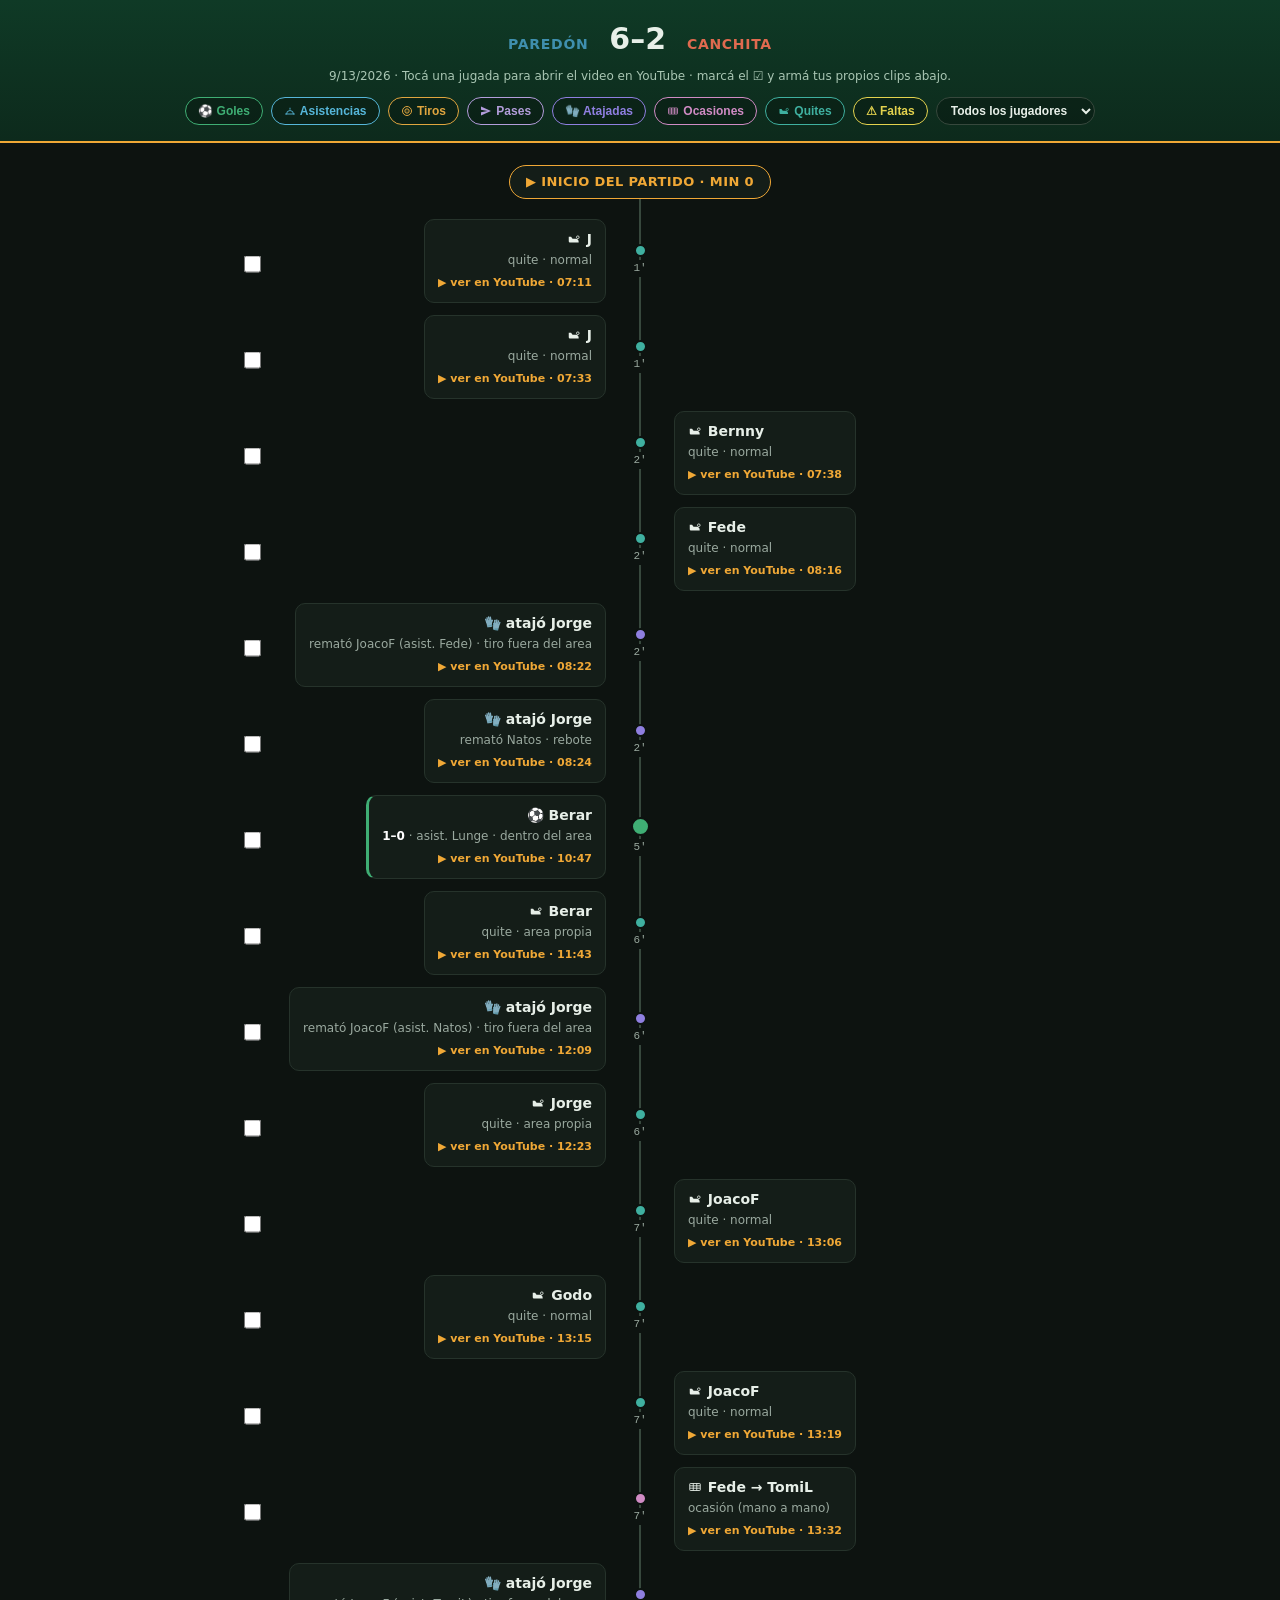
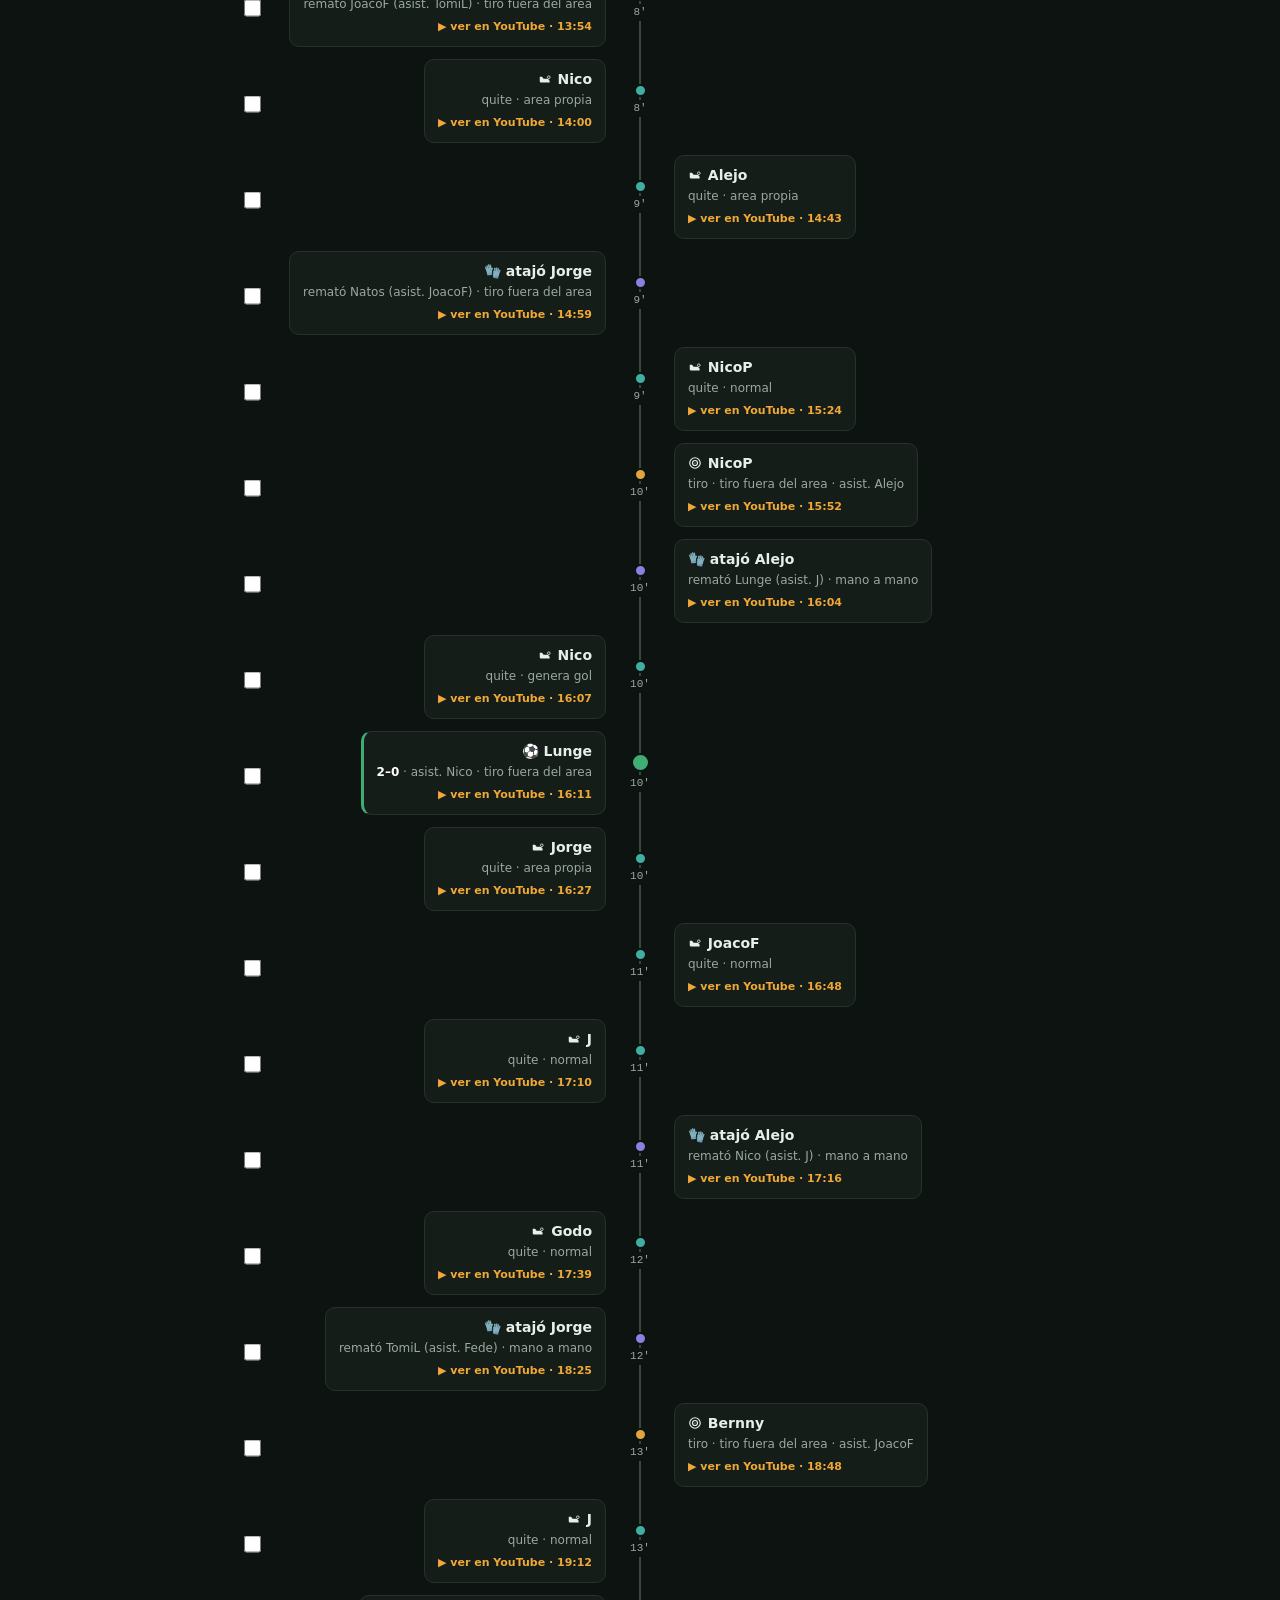
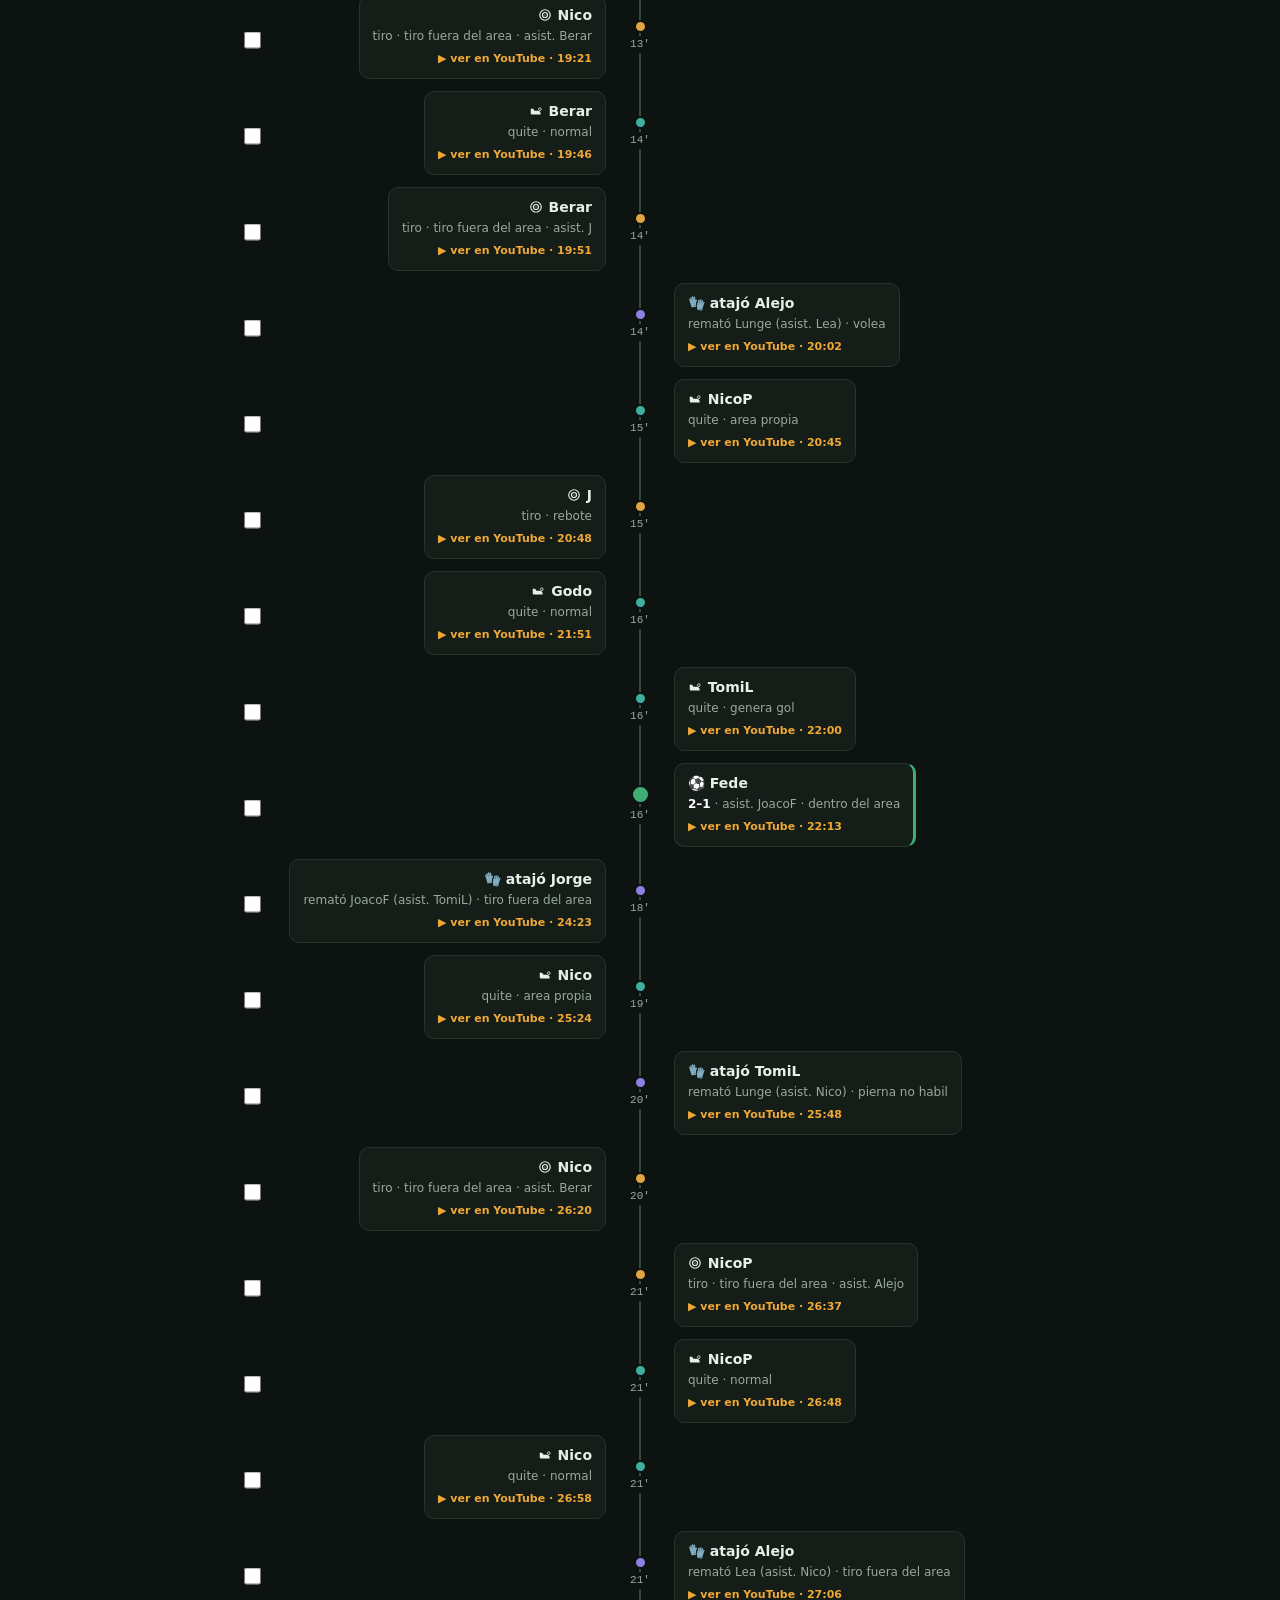
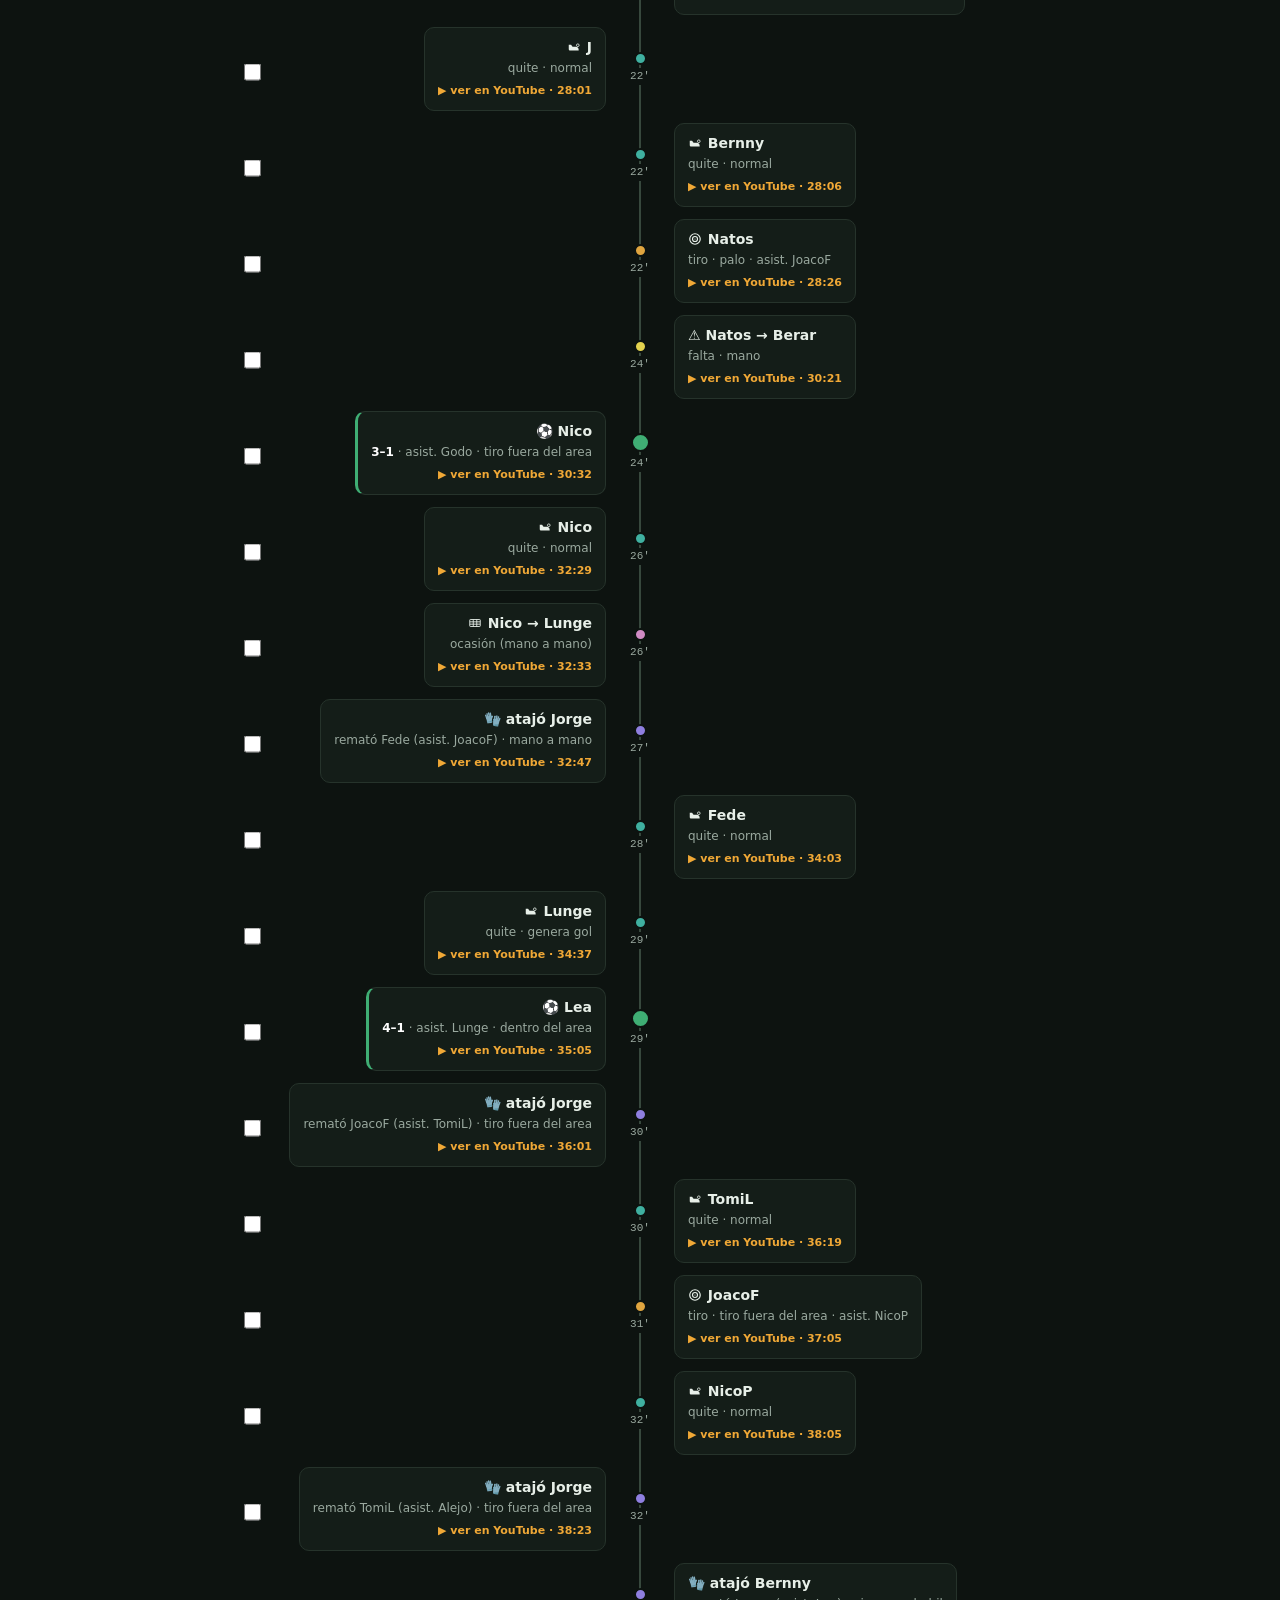
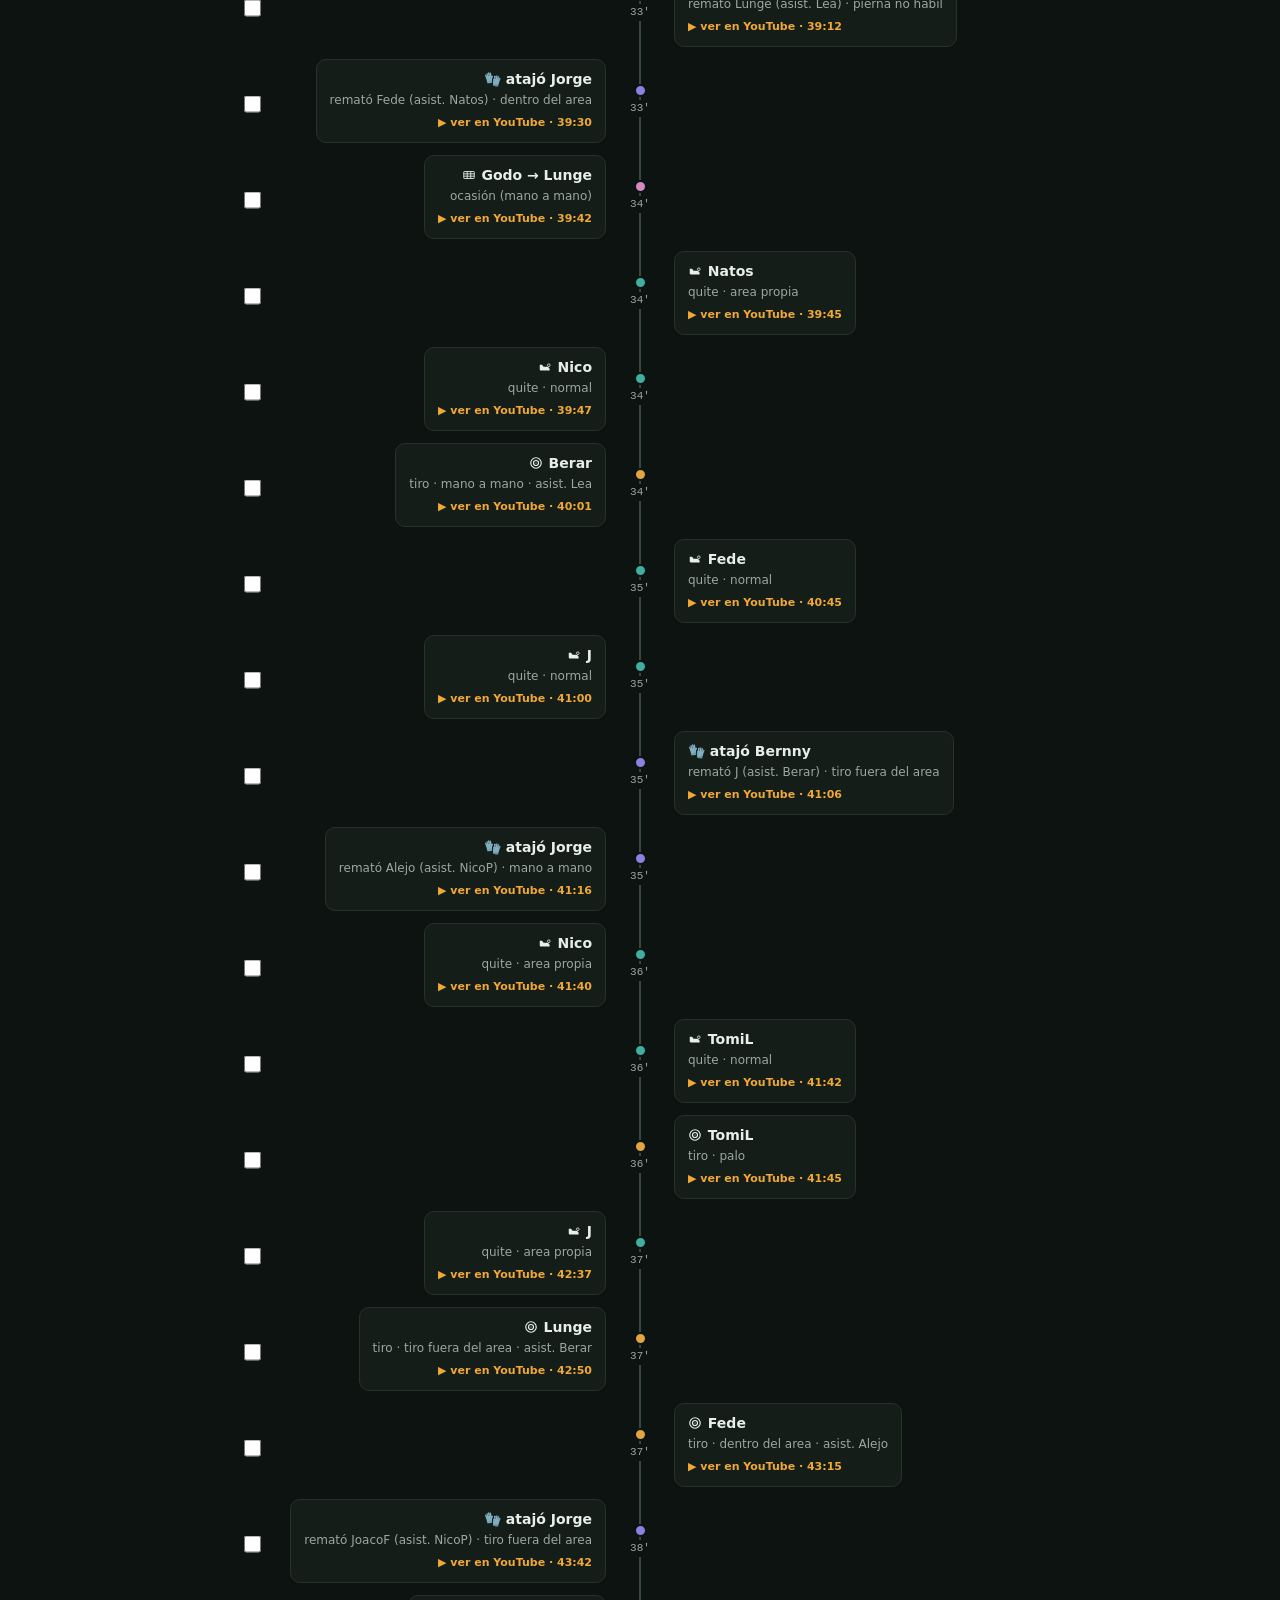
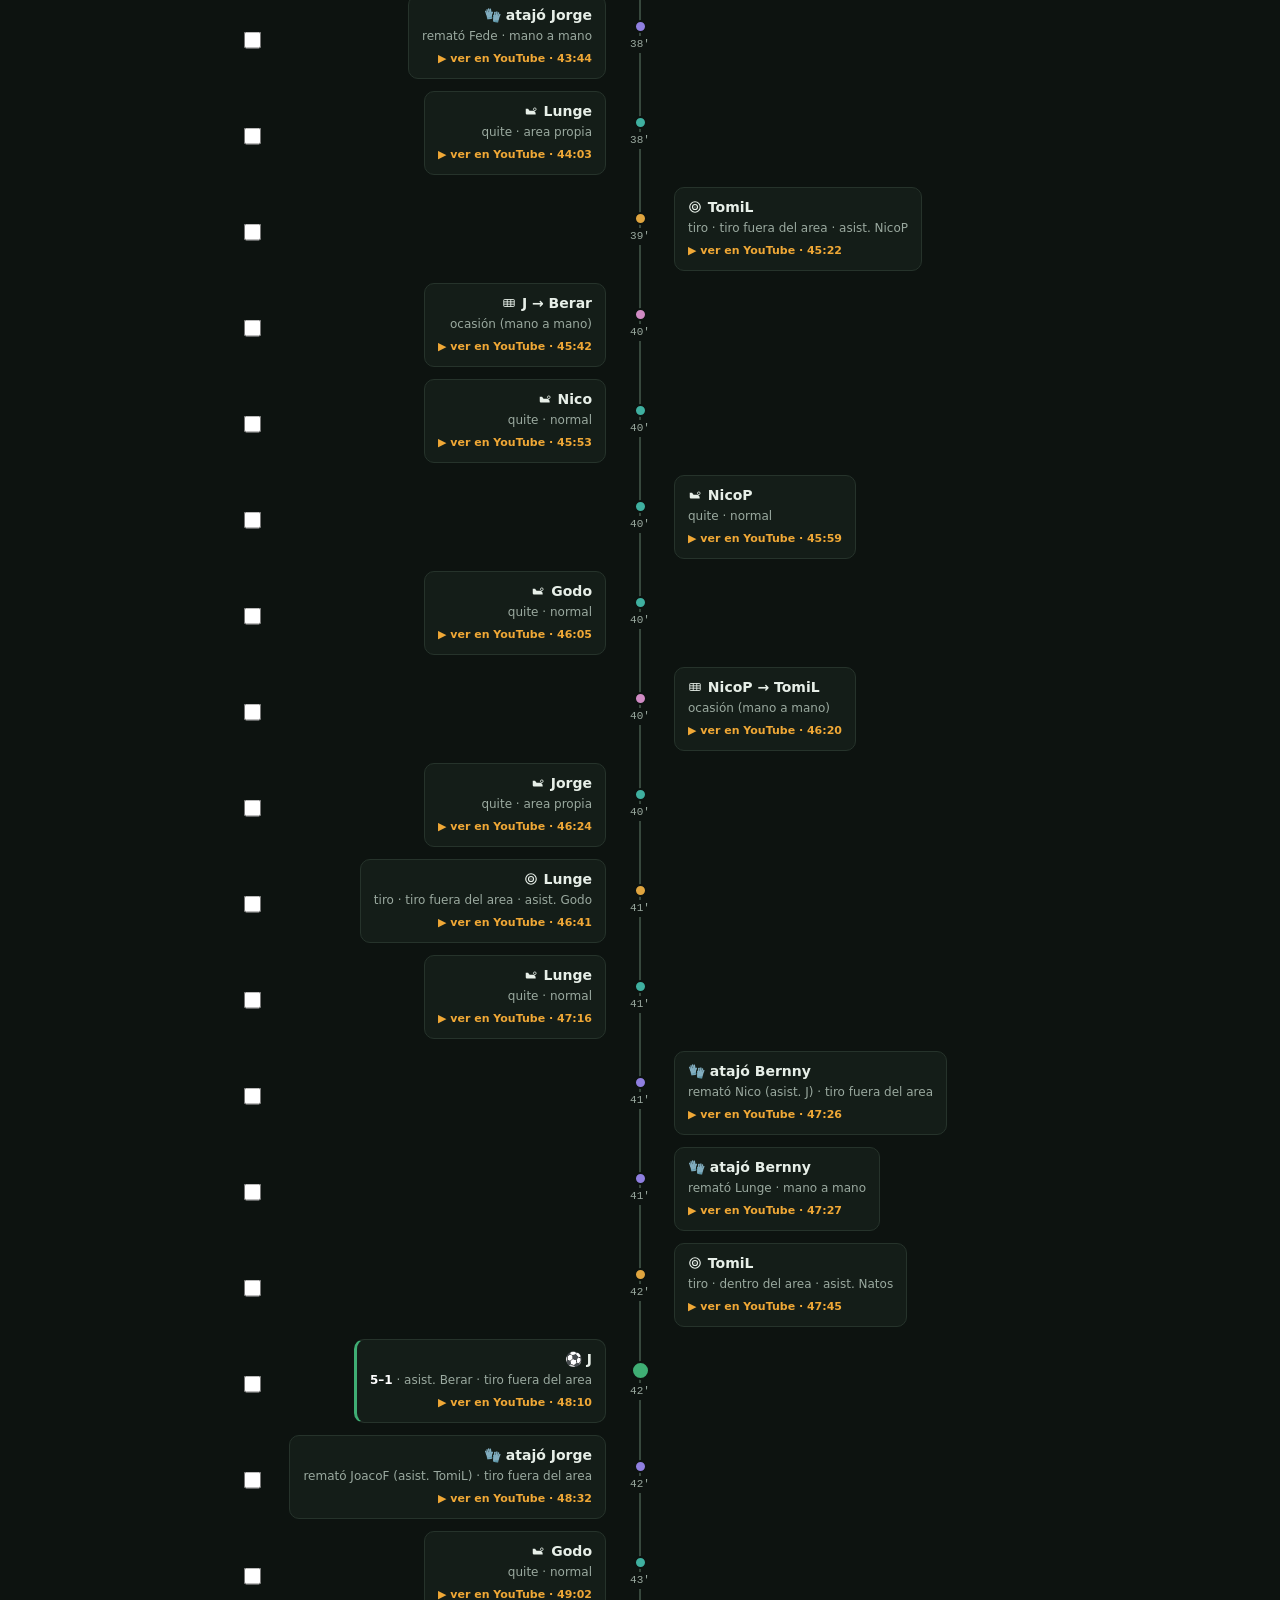
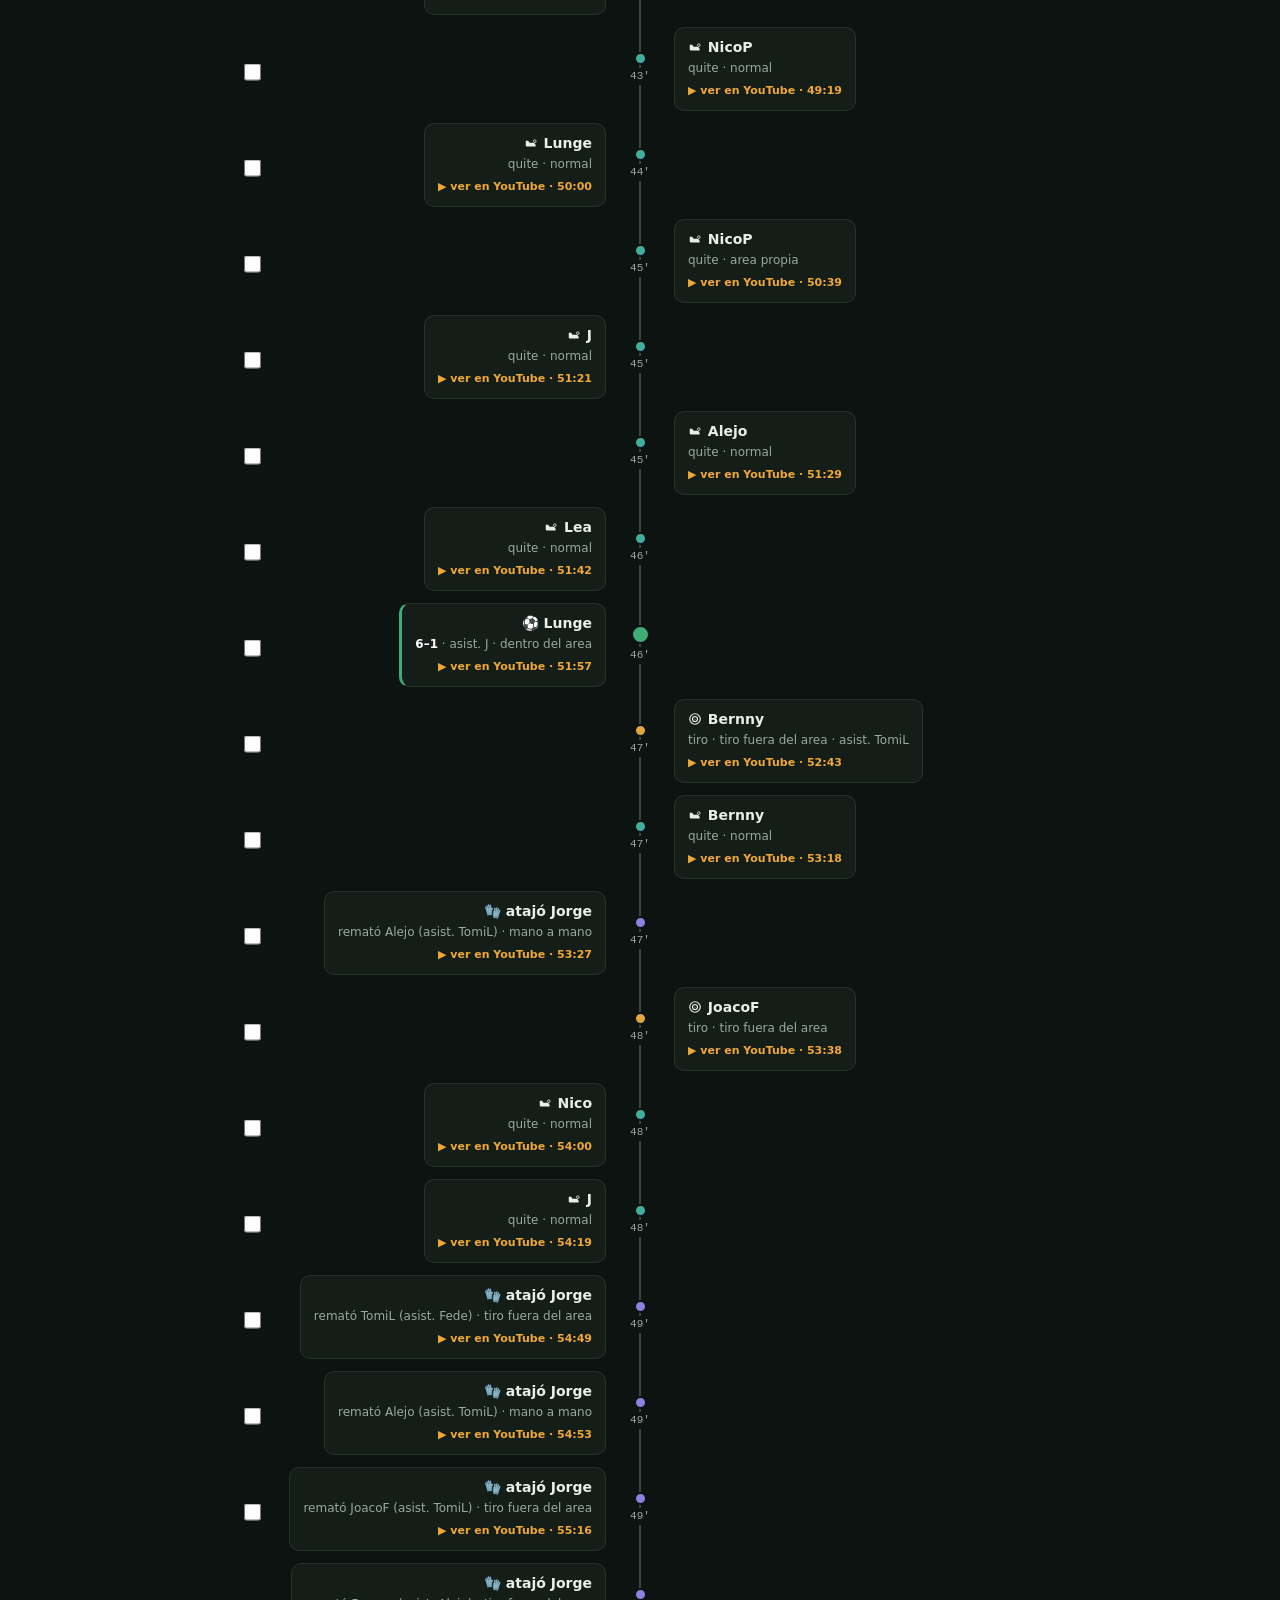
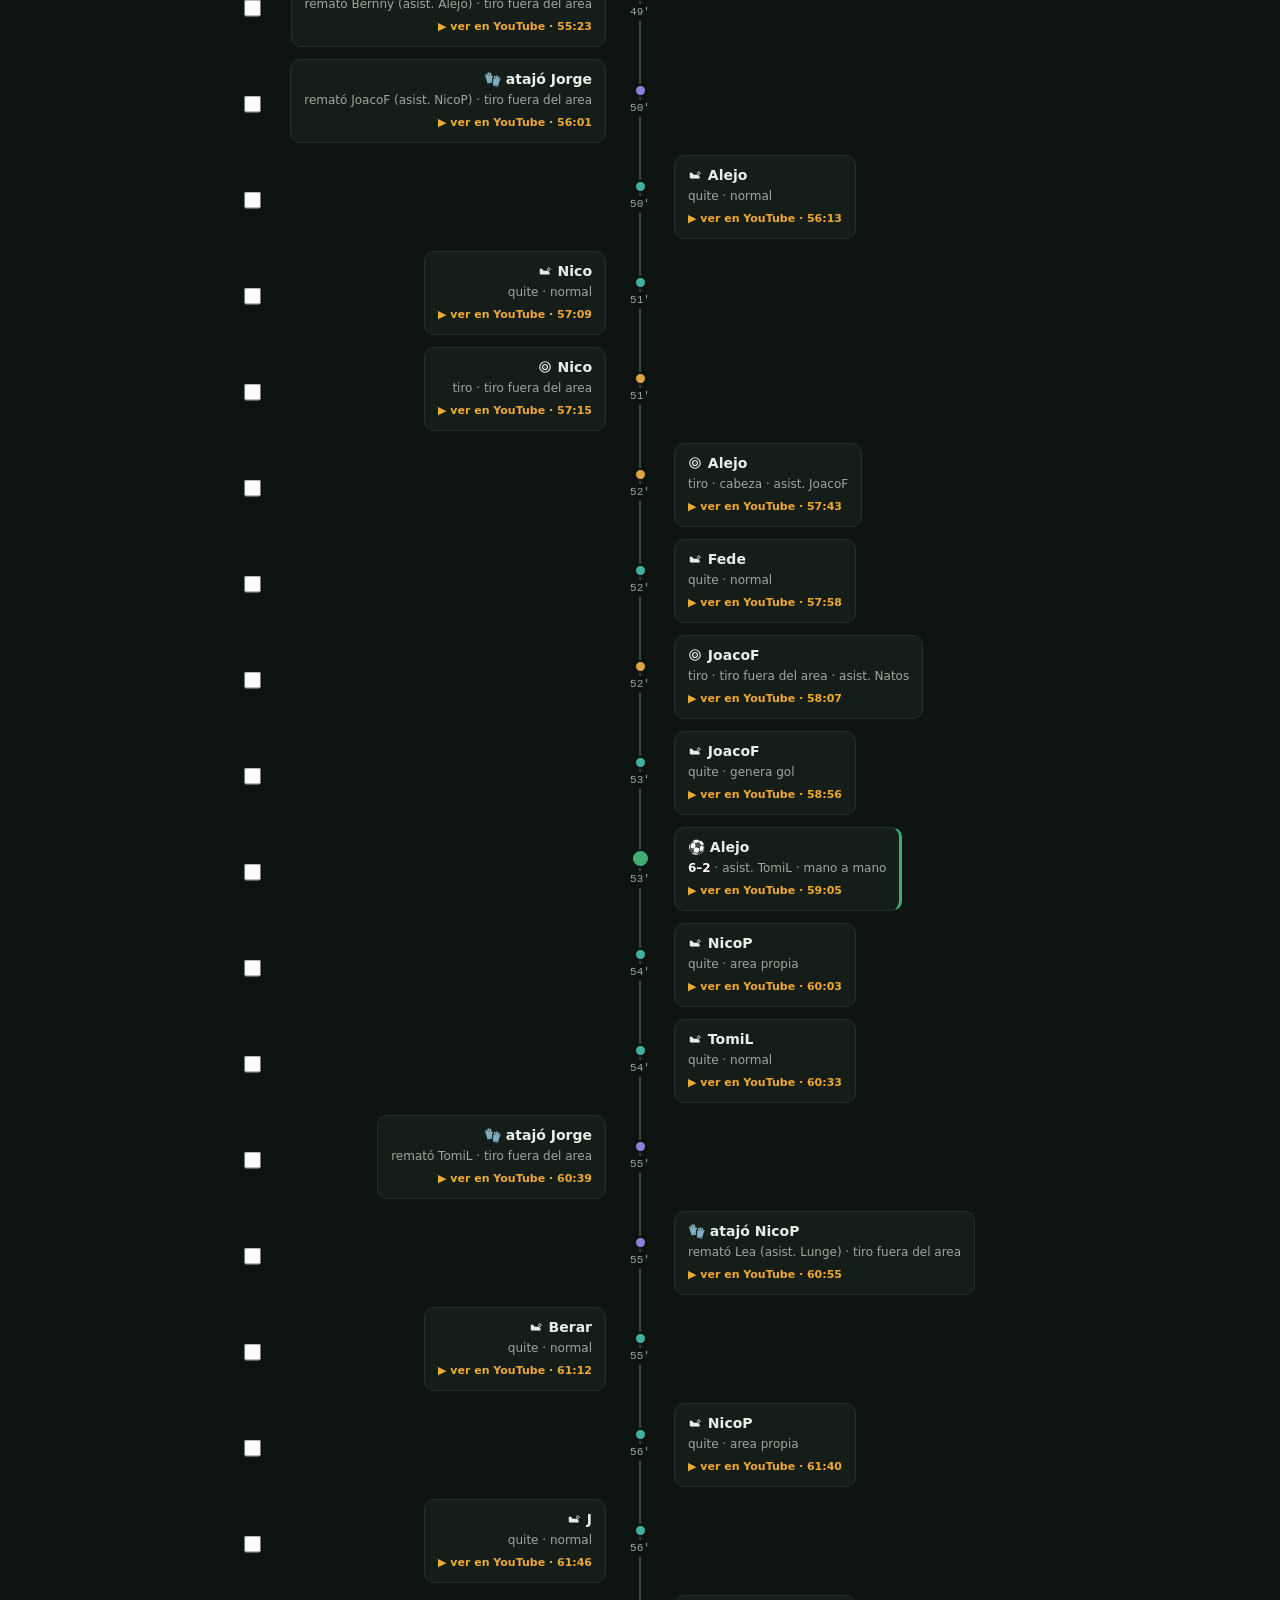
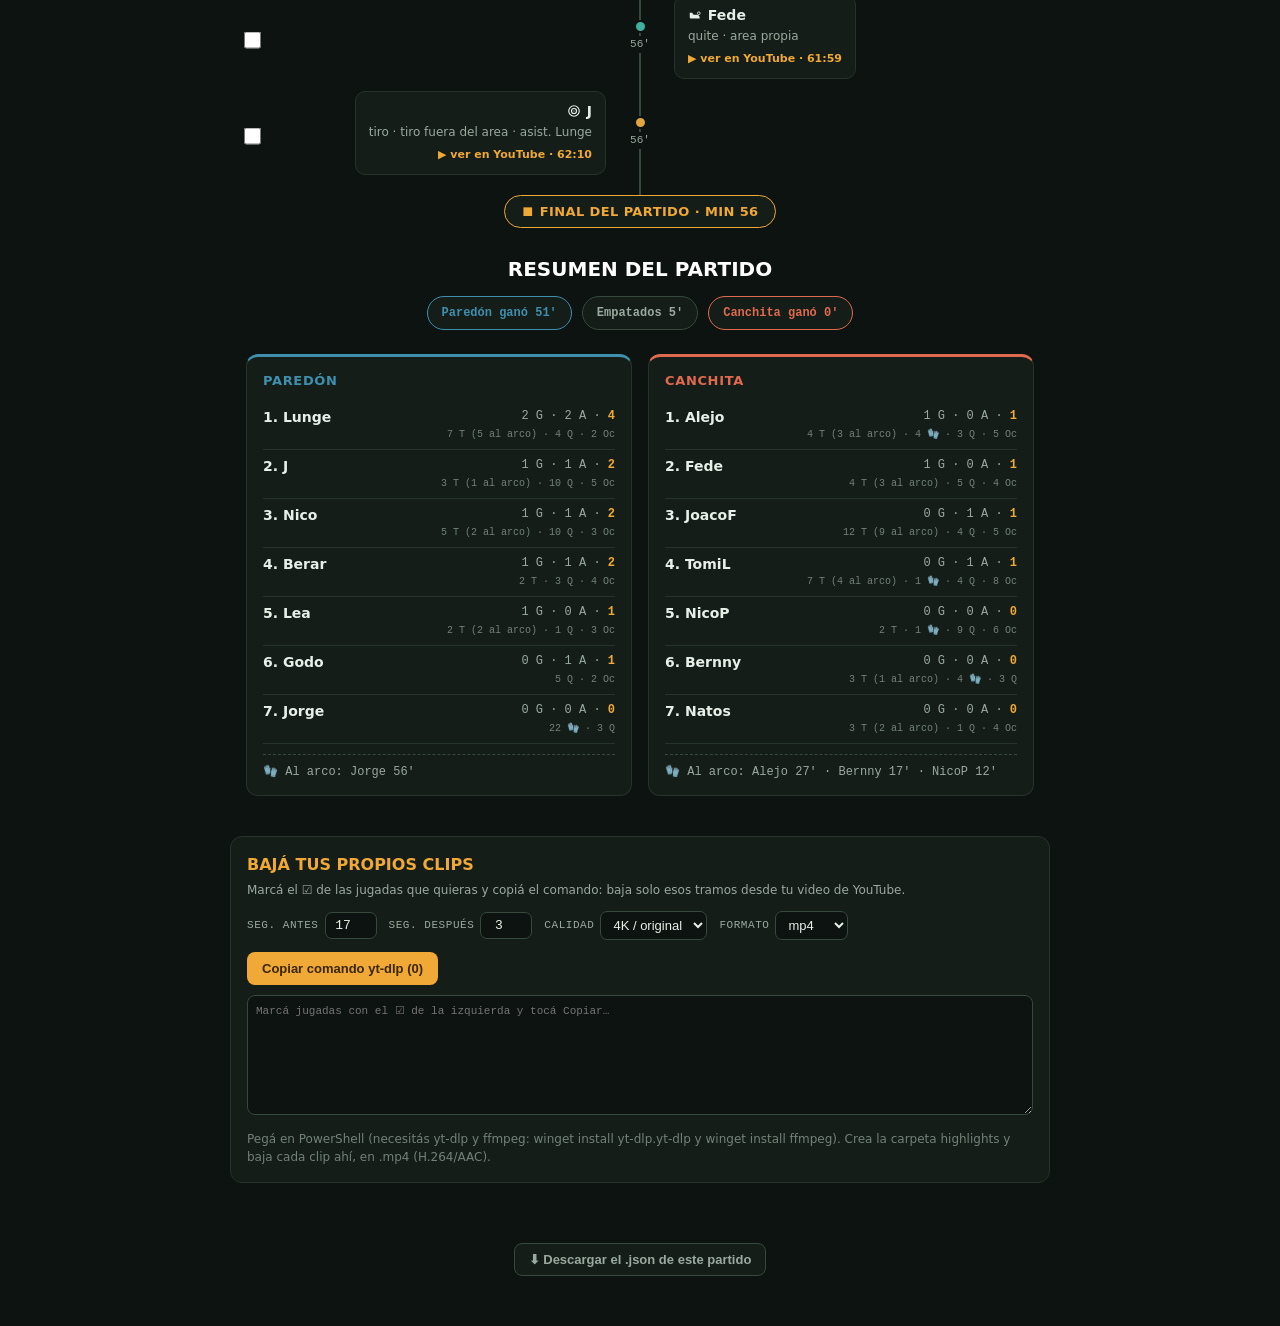
<file: timelines/20260913_timeline.html>
<!doctype html><html lang="es"><head><meta charset="utf-8"><meta name="viewport" content="width=device-width,initial-scale=1"><title>Timeline · Paredón vs Canchita</title><style>*{box-sizing:border-box}body{margin:0;background:#0d1310;color:#e7efe8;font-family:system-ui,-apple-system,"Segoe UI",sans-serif;line-height:1.5}
a{color:inherit;text-decoration:none}
.head{position:sticky;top:0;background:linear-gradient(180deg,#0f3a26,#0d2a1c);border-bottom:2px solid #f0a836;padding:16px;text-align:center;z-index:20}
.sc{font-family:Arial Black,system-ui;font-weight:900;font-size:30px}
.sc .n1{color:#3f8fae}.sc .n2{color:#e06a4f}.tn{font-size:14px;font-weight:800;text-transform:uppercase;letter-spacing:.05em}
.meta{font-size:12px;color:#a9c6b3;margin-top:6px}
.filters{display:flex;gap:8px;justify-content:center;flex-wrap:wrap;margin:12px 0 0}
.filters .f{border:1px solid #37483d;background:rgba(0,0,0,.25);color:#728278;border-radius:20px;padding:5px 12px;font-weight:700;font-size:12px;cursor:pointer}
.filters .f{user-select:none}
.ci{width:1em;height:1em;vertical-align:-0.15em;margin-right:1px;display:inline-block}
.filters .f.on[data-f=gol]{color:#3fae74;border-color:#3fae74}
.filters .f.on[data-f=asist]{color:#56b6d9;border-color:#56b6d9}
.filters .f.on[data-f=pase]{color:#b39ddb;border-color:#b39ddb}
.filters .f.on[data-f=tiro]{color:#e0a53f;border-color:#e0a53f}
.filters .f.on[data-f=atajada]{color:#8f7fe0;border-color:#8f7fe0}
.filters .f.on[data-f=ocasion]{color:#d08bc4;border-color:#d08bc4}
.filters .f.on[data-f=quite]{color:#3fb0a0;border-color:#3fb0a0}
.filters .f.on[data-f=falta]{color:#e3d24e;border-color:#e3d24e}
.filters select{background:rgba(0,0,0,.25);color:#e7efe8;border:1px solid #37483d;border-radius:20px;padding:5px 10px;font-weight:700;font-size:12px}
.filters .allp.on{color:#f0a836;border-color:#f0a836}
.track{max-width:820px;margin:22px auto;position:relative;padding:0 10px}
.track:before{content:"";position:absolute;top:6px;bottom:6px;left:50%;width:2px;background:#37483d;transform:translateX(-50%)}
.rw{position:relative}
.pick{position:absolute;left:0;top:50%;transform:translateY(-50%);z-index:4;width:17px;height:17px;cursor:pointer;accent-color:#f0a836}
.row{display:grid;grid-template-columns:1fr 68px 1fr;align-items:center;margin:12px 0}
.L{display:flex;justify-content:flex-end}.R{display:flex}
.ax{display:flex;flex-direction:column;align-items:center;gap:3px;z-index:1}
.dot{width:13px;height:13px;border-radius:50%;border:2px solid #0d1310}
.dot.gol{width:19px;height:19px;background:#3fae74}.dot.tiro{background:#e0a53f}.dot.atajada{background:#8f7fe0}.dot.falta{background:#e3d24e}.dot.ocasion{background:#d08bc4}.dot.quite{background:#3fb0a0}
.mn{font-family:ui-monospace,monospace;font-size:11px;color:#9aa99f;background:#0d1310;padding:0 4px}
.c{display:inline-block;background:#141d18;border:1px solid #26332b;border-radius:10px;padding:9px 13px;max-width:340px;transition:border-color .12s}
a.row:hover .c{border-color:#3fae74}
.row.left .c{text-align:right}
.c.gol{border-left:3px solid #3fae74}.row.right .c.gol{border-left:1px solid #26332b;border-right:3px solid #3fae74}
.m{display:block;font-weight:700;font-size:14px}.dt{display:block;font-size:12px;color:#9aa99f;margin-top:1px}.dt b{color:#fff}
.pl{display:inline-block;margin-top:5px;font-size:11px;font-weight:700;color:#f0a836}
.bookend{display:block;text-align:center;margin:20px 0;position:relative;z-index:1}
.bookend .bk{display:inline-block;background:#141d18;border:1px solid #f0a836;border-radius:22px;padding:6px 16px;font-family:Arial Black,system-ui;font-weight:900;text-transform:uppercase;letter-spacing:.03em;font-size:13px;color:#f0a836}
a.bookend:hover .bk{background:#16271e}
.sum{max-width:820px;margin:8px auto 40px;padding:0 16px}
.sum h3{font-family:Arial Black,system-ui;font-weight:900;text-transform:uppercase;text-align:center;font-size:20px;color:#fff;margin:26px 0 12px}
.sum-flow{display:flex;gap:10px;justify-content:center;flex-wrap:wrap;margin:0 0 24px}
.sum-flow .pill{font-family:ui-monospace,monospace;font-size:12px;font-weight:700;border-radius:20px;padding:7px 14px;border:1px solid #37483d;background:#141d18}
.sum-flow .pill.p1{color:#3f8fae;border-color:#3f8fae}
.sum-flow .pill.p2{color:#e06a4f;border-color:#e06a4f}
.sum-flow .pill.pe{color:#9aa99f}
.sum-teams{display:grid;grid-template-columns:1fr 1fr;gap:16px}
.sum-team{background:#141d18;border:1px solid #26332b;border-radius:12px;padding:14px 16px}
.sum-team.sum-t1{border-top:3px solid #3f8fae}.sum-team.sum-t2{border-top:3px solid #e06a4f}
.sum-team h4{font-size:13px;text-transform:uppercase;letter-spacing:.05em;margin:0 0 10px;font-weight:800}
.sum-team.sum-t1 h4{color:#3f8fae}.sum-team.sum-t2 h4{color:#e06a4f}
.imp-row{display:flex;justify-content:space-between;align-items:center;gap:10px;padding:6px 0;border-bottom:1px solid #26332b}
.imp-row:last-child{border-bottom:0}
.imp-row .who{font-weight:700;font-size:14px}
.imp-row .st{font-family:ui-monospace,monospace;font-size:12px;color:#9aa99f;white-space:nowrap;text-align:right}
.imp-row{align-items:flex-start}
.imp-x{color:#728278;font-size:10px}
.imp-row .st b{color:#f0a836}
.imp-empty{color:#728278;font-size:13px;padding:6px 0}
.arco{margin-top:10px;font-size:12px;color:#9aa99f;font-family:ui-monospace,monospace;border-top:1px dashed #37483d;padding-top:8px}
.dl{max-width:820px;margin:0 auto 60px;padding:16px;background:#141d18;border:1px solid #26332b;border-radius:12px}
.dl h3{font-family:Arial Black,system-ui;font-weight:900;text-transform:uppercase;font-size:16px;color:#f0a836;margin:0 0 4px}
.dl .sub{font-size:12px;color:#9aa99f;margin:0 0 12px}
.dlctl{display:flex;gap:12px;align-items:center;flex-wrap:wrap;margin-bottom:10px}
.dlctl label{font-family:ui-monospace,monospace;font-size:11px;text-transform:uppercase;letter-spacing:.05em;color:#9aa99f;display:flex;align-items:center;gap:6px}
.dlctl input{width:52px;background:#0d1310;border:1px solid #37483d;border-radius:7px;padding:5px;color:#e7efe8;font-family:ui-monospace,monospace;font-size:13px;text-align:center}
.dlctl select{background:#0d1310;border:1px solid #37483d;border-radius:7px;padding:5px 8px;color:#e7efe8;font-size:13px}
.dlctl button{background:#f0a836;color:#3a2600;border:0;border-radius:8px;padding:9px 15px;font-weight:800;cursor:pointer;font-size:13px}
.dl textarea{width:100%;height:120px;background:#0d1310;border:1px solid #37483d;border-radius:8px;color:#bfe3cd;font-family:ui-monospace,monospace;font-size:11px;padding:8px;resize:vertical;white-space:pre}
.dl-note{font-size:12px;color:#728278;margin:8px 0 0}
.jbtn{background:#141d18;border:1px solid #37483d;color:#9aa99f;border-radius:8px;padding:8px 14px;font-weight:700;cursor:pointer;font-size:13px}
.jbtn:hover{border-color:#f0a836;color:#f0a836}
@media(max-width:600px){.row{grid-template-columns:1fr 46px 1fr}.sum-teams{grid-template-columns:1fr}}</style></head><body><div class="head"><div class="sc"><span class="tn n1">Paredón</span> &nbsp;6–2&nbsp; <span class="tn n2">Canchita</span></div><div class="meta">9/13/2026 · Tocá una jugada para abrir el video en YouTube · marcá el ☑ y armá tus propios clips abajo.</div><div class="filters"><button class="f on" data-f="gol">⚽ Goles</button><button class="f on" data-f="asist"><svg class="ci" viewBox="0 0 24 24" fill="none" stroke="currentColor" stroke-width="1.8" stroke-linecap="round"><path d="M3 18h18"/><path d="M5 18a7 7 0 0 1 14 0"/><path d="M12 6.3v2.2"/></svg> Asistencias</button><button class="f on" data-f="tiro"><svg class="ci" viewBox="0 0 24 24" fill="none" stroke="currentColor" stroke-width="2"><circle cx="12" cy="12" r="9"/><circle cx="12" cy="12" r="4.3"/><circle cx="12" cy="12" r="1" fill="currentColor" stroke="none"/></svg> Tiros</button><button class="f on" data-f="pase"><svg class="ci" viewBox="0 0 24 24"><path fill="currentColor" d="M2 21l20-9L2 3v6.5L15 12 2 14.5z"/></svg> Pases</button><button class="f on" data-f="atajada">🧤 Atajadas</button><button class="f on" data-f="ocasion"><svg class="ci" viewBox="0 0 24 24" fill="none" stroke="currentColor" stroke-width="1.5"><rect x="3" y="6" width="18" height="12" rx="1"/><path d="M3 10h18M3 14h18M9 6v12M15 6v12"/></svg> Ocasiones</button><button class="f on" data-f="quite"><svg class="ci" viewBox="0 0 24 24"><path fill="currentColor" d="M3 8h4l2.5 3.5H15c2.8 0 5 2.2 5 5V18H5a2 2 0 0 1-2-2z"/><circle cx="18.5" cy="9" r="2.3" fill="none" stroke="currentColor" stroke-width="1.4"/></svg> Quites</button><button class="f on" data-f="falta">⚠ Faltas</button><select><option value="">Todos los jugadores</option><option value="Nico">Nico</option><option value="J">J</option><option value="Berar">Berar</option><option value="Lunge">Lunge</option><option value="Jorge">Jorge</option><option value="Godo">Godo</option><option value="Lea">Lea</option><option value="NicoP">NicoP</option><option value="JoacoF">JoacoF</option><option value="TomiL">TomiL</option><option value="Fede">Fede</option><option value="Alejo">Alejo</option><option value="Natos">Natos</option><option value="Bernny">Bernny</option></select></div></div><div class="track" id="track"><a class="bookend" href="https://www.youtube.com/watch?v=DSFasVQnSaU&t=365s" target="_blank" rel="noopener"><span class="bk">▶ Inicio del partido · min 0</span></a><div class="rw"><input type="checkbox" class="pick" data-i="0"><a class="row left" href="https://www.youtube.com/watch?v=DSFasVQnSaU&t=431s" target="_blank" rel="noopener"><span class="L"><span class="c quite"><span class="m"><svg class="ci" viewBox="0 0 24 24"><path fill="currentColor" d="M3 8h4l2.5 3.5H15c2.8 0 5 2.2 5 5V18H5a2 2 0 0 1-2-2z"/><circle cx="18.5" cy="9" r="2.3" fill="none" stroke="currentColor" stroke-width="1.4"/></svg> J</span><span class="dt">quite · normal</span><span class="pl">▶ ver en YouTube · 07:11</span></span></span><span class="ax"><span class="dot quite"></span><span class="mn">1'</span></span><span class="R"></span></a></div><div class="rw"><input type="checkbox" class="pick" data-i="1"><a class="row left" href="https://www.youtube.com/watch?v=DSFasVQnSaU&t=453s" target="_blank" rel="noopener"><span class="L"><span class="c quite"><span class="m"><svg class="ci" viewBox="0 0 24 24"><path fill="currentColor" d="M3 8h4l2.5 3.5H15c2.8 0 5 2.2 5 5V18H5a2 2 0 0 1-2-2z"/><circle cx="18.5" cy="9" r="2.3" fill="none" stroke="currentColor" stroke-width="1.4"/></svg> J</span><span class="dt">quite · normal</span><span class="pl">▶ ver en YouTube · 07:33</span></span></span><span class="ax"><span class="dot quite"></span><span class="mn">1'</span></span><span class="R"></span></a></div><div class="rw"><input type="checkbox" class="pick" data-i="2"><a class="row right" href="https://www.youtube.com/watch?v=DSFasVQnSaU&t=458s" target="_blank" rel="noopener"><span class="L"></span><span class="ax"><span class="dot quite"></span><span class="mn">2'</span></span><span class="R"><span class="c quite"><span class="m"><svg class="ci" viewBox="0 0 24 24"><path fill="currentColor" d="M3 8h4l2.5 3.5H15c2.8 0 5 2.2 5 5V18H5a2 2 0 0 1-2-2z"/><circle cx="18.5" cy="9" r="2.3" fill="none" stroke="currentColor" stroke-width="1.4"/></svg> Bernny</span><span class="dt">quite · normal</span><span class="pl">▶ ver en YouTube · 07:38</span></span></span></a></div><div class="rw"><input type="checkbox" class="pick" data-i="3"><a class="row right" href="https://www.youtube.com/watch?v=DSFasVQnSaU&t=496s" target="_blank" rel="noopener"><span class="L"></span><span class="ax"><span class="dot quite"></span><span class="mn">2'</span></span><span class="R"><span class="c quite"><span class="m"><svg class="ci" viewBox="0 0 24 24"><path fill="currentColor" d="M3 8h4l2.5 3.5H15c2.8 0 5 2.2 5 5V18H5a2 2 0 0 1-2-2z"/><circle cx="18.5" cy="9" r="2.3" fill="none" stroke="currentColor" stroke-width="1.4"/></svg> Fede</span><span class="dt">quite · normal</span><span class="pl">▶ ver en YouTube · 08:16</span></span></span></a></div><div class="rw"><input type="checkbox" class="pick" data-i="4"><a class="row left" href="https://www.youtube.com/watch?v=DSFasVQnSaU&t=502s" target="_blank" rel="noopener"><span class="L"><span class="c atajada"><span class="m">🧤 atajó Jorge</span><span class="dt">remató JoacoF (asist. Fede) · tiro fuera del area</span><span class="pl">▶ ver en YouTube · 08:22</span></span></span><span class="ax"><span class="dot atajada"></span><span class="mn">2'</span></span><span class="R"></span></a></div><div class="rw"><input type="checkbox" class="pick" data-i="5"><a class="row left" href="https://www.youtube.com/watch?v=DSFasVQnSaU&t=504s" target="_blank" rel="noopener"><span class="L"><span class="c atajada"><span class="m">🧤 atajó Jorge</span><span class="dt">remató Natos · rebote</span><span class="pl">▶ ver en YouTube · 08:24</span></span></span><span class="ax"><span class="dot atajada"></span><span class="mn">2'</span></span><span class="R"></span></a></div><div class="rw"><input type="checkbox" class="pick" data-i="6"><a class="row left" href="https://www.youtube.com/watch?v=DSFasVQnSaU&t=647s" target="_blank" rel="noopener"><span class="L"><span class="c gol"><span class="m">⚽ Berar</span><span class="dt"><b>1–0</b> · asist. Lunge · dentro del area</span><span class="pl">▶ ver en YouTube · 10:47</span></span></span><span class="ax"><span class="dot gol"></span><span class="mn">5'</span></span><span class="R"></span></a></div><div class="rw"><input type="checkbox" class="pick" data-i="7"><a class="row left" href="https://www.youtube.com/watch?v=DSFasVQnSaU&t=703s" target="_blank" rel="noopener"><span class="L"><span class="c quite"><span class="m"><svg class="ci" viewBox="0 0 24 24"><path fill="currentColor" d="M3 8h4l2.5 3.5H15c2.8 0 5 2.2 5 5V18H5a2 2 0 0 1-2-2z"/><circle cx="18.5" cy="9" r="2.3" fill="none" stroke="currentColor" stroke-width="1.4"/></svg> Berar</span><span class="dt">quite · area propia</span><span class="pl">▶ ver en YouTube · 11:43</span></span></span><span class="ax"><span class="dot quite"></span><span class="mn">6'</span></span><span class="R"></span></a></div><div class="rw"><input type="checkbox" class="pick" data-i="8"><a class="row left" href="https://www.youtube.com/watch?v=DSFasVQnSaU&t=729s" target="_blank" rel="noopener"><span class="L"><span class="c atajada"><span class="m">🧤 atajó Jorge</span><span class="dt">remató JoacoF (asist. Natos) · tiro fuera del area</span><span class="pl">▶ ver en YouTube · 12:09</span></span></span><span class="ax"><span class="dot atajada"></span><span class="mn">6'</span></span><span class="R"></span></a></div><div class="rw"><input type="checkbox" class="pick" data-i="9"><a class="row left" href="https://www.youtube.com/watch?v=DSFasVQnSaU&t=743s" target="_blank" rel="noopener"><span class="L"><span class="c quite"><span class="m"><svg class="ci" viewBox="0 0 24 24"><path fill="currentColor" d="M3 8h4l2.5 3.5H15c2.8 0 5 2.2 5 5V18H5a2 2 0 0 1-2-2z"/><circle cx="18.5" cy="9" r="2.3" fill="none" stroke="currentColor" stroke-width="1.4"/></svg> Jorge</span><span class="dt">quite · area propia</span><span class="pl">▶ ver en YouTube · 12:23</span></span></span><span class="ax"><span class="dot quite"></span><span class="mn">6'</span></span><span class="R"></span></a></div><div class="rw"><input type="checkbox" class="pick" data-i="10"><a class="row right" href="https://www.youtube.com/watch?v=DSFasVQnSaU&t=786s" target="_blank" rel="noopener"><span class="L"></span><span class="ax"><span class="dot quite"></span><span class="mn">7'</span></span><span class="R"><span class="c quite"><span class="m"><svg class="ci" viewBox="0 0 24 24"><path fill="currentColor" d="M3 8h4l2.5 3.5H15c2.8 0 5 2.2 5 5V18H5a2 2 0 0 1-2-2z"/><circle cx="18.5" cy="9" r="2.3" fill="none" stroke="currentColor" stroke-width="1.4"/></svg> JoacoF</span><span class="dt">quite · normal</span><span class="pl">▶ ver en YouTube · 13:06</span></span></span></a></div><div class="rw"><input type="checkbox" class="pick" data-i="11"><a class="row left" href="https://www.youtube.com/watch?v=DSFasVQnSaU&t=795s" target="_blank" rel="noopener"><span class="L"><span class="c quite"><span class="m"><svg class="ci" viewBox="0 0 24 24"><path fill="currentColor" d="M3 8h4l2.5 3.5H15c2.8 0 5 2.2 5 5V18H5a2 2 0 0 1-2-2z"/><circle cx="18.5" cy="9" r="2.3" fill="none" stroke="currentColor" stroke-width="1.4"/></svg> Godo</span><span class="dt">quite · normal</span><span class="pl">▶ ver en YouTube · 13:15</span></span></span><span class="ax"><span class="dot quite"></span><span class="mn">7'</span></span><span class="R"></span></a></div><div class="rw"><input type="checkbox" class="pick" data-i="12"><a class="row right" href="https://www.youtube.com/watch?v=DSFasVQnSaU&t=799s" target="_blank" rel="noopener"><span class="L"></span><span class="ax"><span class="dot quite"></span><span class="mn">7'</span></span><span class="R"><span class="c quite"><span class="m"><svg class="ci" viewBox="0 0 24 24"><path fill="currentColor" d="M3 8h4l2.5 3.5H15c2.8 0 5 2.2 5 5V18H5a2 2 0 0 1-2-2z"/><circle cx="18.5" cy="9" r="2.3" fill="none" stroke="currentColor" stroke-width="1.4"/></svg> JoacoF</span><span class="dt">quite · normal</span><span class="pl">▶ ver en YouTube · 13:19</span></span></span></a></div><div class="rw"><input type="checkbox" class="pick" data-i="13"><a class="row right" href="https://www.youtube.com/watch?v=DSFasVQnSaU&t=812s" target="_blank" rel="noopener"><span class="L"></span><span class="ax"><span class="dot ocasion"></span><span class="mn">7'</span></span><span class="R"><span class="c ocasion"><span class="m"><svg class="ci" viewBox="0 0 24 24" fill="none" stroke="currentColor" stroke-width="1.5"><rect x="3" y="6" width="18" height="12" rx="1"/><path d="M3 10h18M3 14h18M9 6v12M15 6v12"/></svg> Fede → TomiL</span><span class="dt">ocasión (mano a mano)</span><span class="pl">▶ ver en YouTube · 13:32</span></span></span></a></div><div class="rw"><input type="checkbox" class="pick" data-i="14"><a class="row left" href="https://www.youtube.com/watch?v=DSFasVQnSaU&t=834s" target="_blank" rel="noopener"><span class="L"><span class="c atajada"><span class="m">🧤 atajó Jorge</span><span class="dt">remató JoacoF (asist. TomiL) · tiro fuera del area</span><span class="pl">▶ ver en YouTube · 13:54</span></span></span><span class="ax"><span class="dot atajada"></span><span class="mn">8'</span></span><span class="R"></span></a></div><div class="rw"><input type="checkbox" class="pick" data-i="15"><a class="row left" href="https://www.youtube.com/watch?v=DSFasVQnSaU&t=840s" target="_blank" rel="noopener"><span class="L"><span class="c quite"><span class="m"><svg class="ci" viewBox="0 0 24 24"><path fill="currentColor" d="M3 8h4l2.5 3.5H15c2.8 0 5 2.2 5 5V18H5a2 2 0 0 1-2-2z"/><circle cx="18.5" cy="9" r="2.3" fill="none" stroke="currentColor" stroke-width="1.4"/></svg> Nico</span><span class="dt">quite · area propia</span><span class="pl">▶ ver en YouTube · 14:00</span></span></span><span class="ax"><span class="dot quite"></span><span class="mn">8'</span></span><span class="R"></span></a></div><div class="rw"><input type="checkbox" class="pick" data-i="16"><a class="row right" href="https://www.youtube.com/watch?v=DSFasVQnSaU&t=883s" target="_blank" rel="noopener"><span class="L"></span><span class="ax"><span class="dot quite"></span><span class="mn">9'</span></span><span class="R"><span class="c quite"><span class="m"><svg class="ci" viewBox="0 0 24 24"><path fill="currentColor" d="M3 8h4l2.5 3.5H15c2.8 0 5 2.2 5 5V18H5a2 2 0 0 1-2-2z"/><circle cx="18.5" cy="9" r="2.3" fill="none" stroke="currentColor" stroke-width="1.4"/></svg> Alejo</span><span class="dt">quite · area propia</span><span class="pl">▶ ver en YouTube · 14:43</span></span></span></a></div><div class="rw"><input type="checkbox" class="pick" data-i="17"><a class="row left" href="https://www.youtube.com/watch?v=DSFasVQnSaU&t=899s" target="_blank" rel="noopener"><span class="L"><span class="c atajada"><span class="m">🧤 atajó Jorge</span><span class="dt">remató Natos (asist. JoacoF) · tiro fuera del area</span><span class="pl">▶ ver en YouTube · 14:59</span></span></span><span class="ax"><span class="dot atajada"></span><span class="mn">9'</span></span><span class="R"></span></a></div><div class="rw"><input type="checkbox" class="pick" data-i="18"><a class="row right" href="https://www.youtube.com/watch?v=DSFasVQnSaU&t=924s" target="_blank" rel="noopener"><span class="L"></span><span class="ax"><span class="dot quite"></span><span class="mn">9'</span></span><span class="R"><span class="c quite"><span class="m"><svg class="ci" viewBox="0 0 24 24"><path fill="currentColor" d="M3 8h4l2.5 3.5H15c2.8 0 5 2.2 5 5V18H5a2 2 0 0 1-2-2z"/><circle cx="18.5" cy="9" r="2.3" fill="none" stroke="currentColor" stroke-width="1.4"/></svg> NicoP</span><span class="dt">quite · normal</span><span class="pl">▶ ver en YouTube · 15:24</span></span></span></a></div><div class="rw"><input type="checkbox" class="pick" data-i="19"><a class="row right" href="https://www.youtube.com/watch?v=DSFasVQnSaU&t=952s" target="_blank" rel="noopener"><span class="L"></span><span class="ax"><span class="dot tiro"></span><span class="mn">10'</span></span><span class="R"><span class="c tiro"><span class="m"><svg class="ci" viewBox="0 0 24 24" fill="none" stroke="currentColor" stroke-width="2"><circle cx="12" cy="12" r="9"/><circle cx="12" cy="12" r="4.3"/><circle cx="12" cy="12" r="1" fill="currentColor" stroke="none"/></svg> NicoP</span><span class="dt">tiro · tiro fuera del area · asist. Alejo</span><span class="pl">▶ ver en YouTube · 15:52</span></span></span></a></div><div class="rw"><input type="checkbox" class="pick" data-i="20"><a class="row right" href="https://www.youtube.com/watch?v=DSFasVQnSaU&t=964s" target="_blank" rel="noopener"><span class="L"></span><span class="ax"><span class="dot atajada"></span><span class="mn">10'</span></span><span class="R"><span class="c atajada"><span class="m">🧤 atajó Alejo</span><span class="dt">remató Lunge (asist. J) · mano a mano</span><span class="pl">▶ ver en YouTube · 16:04</span></span></span></a></div><div class="rw"><input type="checkbox" class="pick" data-i="21"><a class="row left" href="https://www.youtube.com/watch?v=DSFasVQnSaU&t=967s" target="_blank" rel="noopener"><span class="L"><span class="c quite"><span class="m"><svg class="ci" viewBox="0 0 24 24"><path fill="currentColor" d="M3 8h4l2.5 3.5H15c2.8 0 5 2.2 5 5V18H5a2 2 0 0 1-2-2z"/><circle cx="18.5" cy="9" r="2.3" fill="none" stroke="currentColor" stroke-width="1.4"/></svg> Nico</span><span class="dt">quite · genera gol</span><span class="pl">▶ ver en YouTube · 16:07</span></span></span><span class="ax"><span class="dot quite"></span><span class="mn">10'</span></span><span class="R"></span></a></div><div class="rw"><input type="checkbox" class="pick" data-i="22"><a class="row left" href="https://www.youtube.com/watch?v=DSFasVQnSaU&t=971s" target="_blank" rel="noopener"><span class="L"><span class="c gol"><span class="m">⚽ Lunge</span><span class="dt"><b>2–0</b> · asist. Nico · tiro fuera del area</span><span class="pl">▶ ver en YouTube · 16:11</span></span></span><span class="ax"><span class="dot gol"></span><span class="mn">10'</span></span><span class="R"></span></a></div><div class="rw"><input type="checkbox" class="pick" data-i="23"><a class="row left" href="https://www.youtube.com/watch?v=DSFasVQnSaU&t=987s" target="_blank" rel="noopener"><span class="L"><span class="c quite"><span class="m"><svg class="ci" viewBox="0 0 24 24"><path fill="currentColor" d="M3 8h4l2.5 3.5H15c2.8 0 5 2.2 5 5V18H5a2 2 0 0 1-2-2z"/><circle cx="18.5" cy="9" r="2.3" fill="none" stroke="currentColor" stroke-width="1.4"/></svg> Jorge</span><span class="dt">quite · area propia</span><span class="pl">▶ ver en YouTube · 16:27</span></span></span><span class="ax"><span class="dot quite"></span><span class="mn">10'</span></span><span class="R"></span></a></div><div class="rw"><input type="checkbox" class="pick" data-i="24"><a class="row right" href="https://www.youtube.com/watch?v=DSFasVQnSaU&t=1008s" target="_blank" rel="noopener"><span class="L"></span><span class="ax"><span class="dot quite"></span><span class="mn">11'</span></span><span class="R"><span class="c quite"><span class="m"><svg class="ci" viewBox="0 0 24 24"><path fill="currentColor" d="M3 8h4l2.5 3.5H15c2.8 0 5 2.2 5 5V18H5a2 2 0 0 1-2-2z"/><circle cx="18.5" cy="9" r="2.3" fill="none" stroke="currentColor" stroke-width="1.4"/></svg> JoacoF</span><span class="dt">quite · normal</span><span class="pl">▶ ver en YouTube · 16:48</span></span></span></a></div><div class="rw"><input type="checkbox" class="pick" data-i="25"><a class="row left" href="https://www.youtube.com/watch?v=DSFasVQnSaU&t=1030s" target="_blank" rel="noopener"><span class="L"><span class="c quite"><span class="m"><svg class="ci" viewBox="0 0 24 24"><path fill="currentColor" d="M3 8h4l2.5 3.5H15c2.8 0 5 2.2 5 5V18H5a2 2 0 0 1-2-2z"/><circle cx="18.5" cy="9" r="2.3" fill="none" stroke="currentColor" stroke-width="1.4"/></svg> J</span><span class="dt">quite · normal</span><span class="pl">▶ ver en YouTube · 17:10</span></span></span><span class="ax"><span class="dot quite"></span><span class="mn">11'</span></span><span class="R"></span></a></div><div class="rw"><input type="checkbox" class="pick" data-i="26"><a class="row right" href="https://www.youtube.com/watch?v=DSFasVQnSaU&t=1036s" target="_blank" rel="noopener"><span class="L"></span><span class="ax"><span class="dot atajada"></span><span class="mn">11'</span></span><span class="R"><span class="c atajada"><span class="m">🧤 atajó Alejo</span><span class="dt">remató Nico (asist. J) · mano a mano</span><span class="pl">▶ ver en YouTube · 17:16</span></span></span></a></div><div class="rw"><input type="checkbox" class="pick" data-i="27"><a class="row left" href="https://www.youtube.com/watch?v=DSFasVQnSaU&t=1059s" target="_blank" rel="noopener"><span class="L"><span class="c quite"><span class="m"><svg class="ci" viewBox="0 0 24 24"><path fill="currentColor" d="M3 8h4l2.5 3.5H15c2.8 0 5 2.2 5 5V18H5a2 2 0 0 1-2-2z"/><circle cx="18.5" cy="9" r="2.3" fill="none" stroke="currentColor" stroke-width="1.4"/></svg> Godo</span><span class="dt">quite · normal</span><span class="pl">▶ ver en YouTube · 17:39</span></span></span><span class="ax"><span class="dot quite"></span><span class="mn">12'</span></span><span class="R"></span></a></div><div class="rw"><input type="checkbox" class="pick" data-i="28"><a class="row left" href="https://www.youtube.com/watch?v=DSFasVQnSaU&t=1105s" target="_blank" rel="noopener"><span class="L"><span class="c atajada"><span class="m">🧤 atajó Jorge</span><span class="dt">remató TomiL (asist. Fede) · mano a mano</span><span class="pl">▶ ver en YouTube · 18:25</span></span></span><span class="ax"><span class="dot atajada"></span><span class="mn">12'</span></span><span class="R"></span></a></div><div class="rw"><input type="checkbox" class="pick" data-i="29"><a class="row right" href="https://www.youtube.com/watch?v=DSFasVQnSaU&t=1128s" target="_blank" rel="noopener"><span class="L"></span><span class="ax"><span class="dot tiro"></span><span class="mn">13'</span></span><span class="R"><span class="c tiro"><span class="m"><svg class="ci" viewBox="0 0 24 24" fill="none" stroke="currentColor" stroke-width="2"><circle cx="12" cy="12" r="9"/><circle cx="12" cy="12" r="4.3"/><circle cx="12" cy="12" r="1" fill="currentColor" stroke="none"/></svg> Bernny</span><span class="dt">tiro · tiro fuera del area · asist. JoacoF</span><span class="pl">▶ ver en YouTube · 18:48</span></span></span></a></div><div class="rw"><input type="checkbox" class="pick" data-i="30"><a class="row left" href="https://www.youtube.com/watch?v=DSFasVQnSaU&t=1152s" target="_blank" rel="noopener"><span class="L"><span class="c quite"><span class="m"><svg class="ci" viewBox="0 0 24 24"><path fill="currentColor" d="M3 8h4l2.5 3.5H15c2.8 0 5 2.2 5 5V18H5a2 2 0 0 1-2-2z"/><circle cx="18.5" cy="9" r="2.3" fill="none" stroke="currentColor" stroke-width="1.4"/></svg> J</span><span class="dt">quite · normal</span><span class="pl">▶ ver en YouTube · 19:12</span></span></span><span class="ax"><span class="dot quite"></span><span class="mn">13'</span></span><span class="R"></span></a></div><div class="rw"><input type="checkbox" class="pick" data-i="31"><a class="row left" href="https://www.youtube.com/watch?v=DSFasVQnSaU&t=1161s" target="_blank" rel="noopener"><span class="L"><span class="c tiro"><span class="m"><svg class="ci" viewBox="0 0 24 24" fill="none" stroke="currentColor" stroke-width="2"><circle cx="12" cy="12" r="9"/><circle cx="12" cy="12" r="4.3"/><circle cx="12" cy="12" r="1" fill="currentColor" stroke="none"/></svg> Nico</span><span class="dt">tiro · tiro fuera del area · asist. Berar</span><span class="pl">▶ ver en YouTube · 19:21</span></span></span><span class="ax"><span class="dot tiro"></span><span class="mn">13'</span></span><span class="R"></span></a></div><div class="rw"><input type="checkbox" class="pick" data-i="32"><a class="row left" href="https://www.youtube.com/watch?v=DSFasVQnSaU&t=1186s" target="_blank" rel="noopener"><span class="L"><span class="c quite"><span class="m"><svg class="ci" viewBox="0 0 24 24"><path fill="currentColor" d="M3 8h4l2.5 3.5H15c2.8 0 5 2.2 5 5V18H5a2 2 0 0 1-2-2z"/><circle cx="18.5" cy="9" r="2.3" fill="none" stroke="currentColor" stroke-width="1.4"/></svg> Berar</span><span class="dt">quite · normal</span><span class="pl">▶ ver en YouTube · 19:46</span></span></span><span class="ax"><span class="dot quite"></span><span class="mn">14'</span></span><span class="R"></span></a></div><div class="rw"><input type="checkbox" class="pick" data-i="33"><a class="row left" href="https://www.youtube.com/watch?v=DSFasVQnSaU&t=1191s" target="_blank" rel="noopener"><span class="L"><span class="c tiro"><span class="m"><svg class="ci" viewBox="0 0 24 24" fill="none" stroke="currentColor" stroke-width="2"><circle cx="12" cy="12" r="9"/><circle cx="12" cy="12" r="4.3"/><circle cx="12" cy="12" r="1" fill="currentColor" stroke="none"/></svg> Berar</span><span class="dt">tiro · tiro fuera del area · asist. J</span><span class="pl">▶ ver en YouTube · 19:51</span></span></span><span class="ax"><span class="dot tiro"></span><span class="mn">14'</span></span><span class="R"></span></a></div><div class="rw"><input type="checkbox" class="pick" data-i="34"><a class="row right" href="https://www.youtube.com/watch?v=DSFasVQnSaU&t=1202s" target="_blank" rel="noopener"><span class="L"></span><span class="ax"><span class="dot atajada"></span><span class="mn">14'</span></span><span class="R"><span class="c atajada"><span class="m">🧤 atajó Alejo</span><span class="dt">remató Lunge (asist. Lea) · volea</span><span class="pl">▶ ver en YouTube · 20:02</span></span></span></a></div><div class="rw"><input type="checkbox" class="pick" data-i="35"><a class="row right" href="https://www.youtube.com/watch?v=DSFasVQnSaU&t=1245s" target="_blank" rel="noopener"><span class="L"></span><span class="ax"><span class="dot quite"></span><span class="mn">15'</span></span><span class="R"><span class="c quite"><span class="m"><svg class="ci" viewBox="0 0 24 24"><path fill="currentColor" d="M3 8h4l2.5 3.5H15c2.8 0 5 2.2 5 5V18H5a2 2 0 0 1-2-2z"/><circle cx="18.5" cy="9" r="2.3" fill="none" stroke="currentColor" stroke-width="1.4"/></svg> NicoP</span><span class="dt">quite · area propia</span><span class="pl">▶ ver en YouTube · 20:45</span></span></span></a></div><div class="rw"><input type="checkbox" class="pick" data-i="36"><a class="row left" href="https://www.youtube.com/watch?v=DSFasVQnSaU&t=1248s" target="_blank" rel="noopener"><span class="L"><span class="c tiro"><span class="m"><svg class="ci" viewBox="0 0 24 24" fill="none" stroke="currentColor" stroke-width="2"><circle cx="12" cy="12" r="9"/><circle cx="12" cy="12" r="4.3"/><circle cx="12" cy="12" r="1" fill="currentColor" stroke="none"/></svg> J</span><span class="dt">tiro · rebote</span><span class="pl">▶ ver en YouTube · 20:48</span></span></span><span class="ax"><span class="dot tiro"></span><span class="mn">15'</span></span><span class="R"></span></a></div><div class="rw"><input type="checkbox" class="pick" data-i="37"><a class="row left" href="https://www.youtube.com/watch?v=DSFasVQnSaU&t=1311s" target="_blank" rel="noopener"><span class="L"><span class="c quite"><span class="m"><svg class="ci" viewBox="0 0 24 24"><path fill="currentColor" d="M3 8h4l2.5 3.5H15c2.8 0 5 2.2 5 5V18H5a2 2 0 0 1-2-2z"/><circle cx="18.5" cy="9" r="2.3" fill="none" stroke="currentColor" stroke-width="1.4"/></svg> Godo</span><span class="dt">quite · normal</span><span class="pl">▶ ver en YouTube · 21:51</span></span></span><span class="ax"><span class="dot quite"></span><span class="mn">16'</span></span><span class="R"></span></a></div><div class="rw"><input type="checkbox" class="pick" data-i="38"><a class="row right" href="https://www.youtube.com/watch?v=DSFasVQnSaU&t=1320s" target="_blank" rel="noopener"><span class="L"></span><span class="ax"><span class="dot quite"></span><span class="mn">16'</span></span><span class="R"><span class="c quite"><span class="m"><svg class="ci" viewBox="0 0 24 24"><path fill="currentColor" d="M3 8h4l2.5 3.5H15c2.8 0 5 2.2 5 5V18H5a2 2 0 0 1-2-2z"/><circle cx="18.5" cy="9" r="2.3" fill="none" stroke="currentColor" stroke-width="1.4"/></svg> TomiL</span><span class="dt">quite · genera gol</span><span class="pl">▶ ver en YouTube · 22:00</span></span></span></a></div><div class="rw"><input type="checkbox" class="pick" data-i="39"><a class="row right" href="https://www.youtube.com/watch?v=DSFasVQnSaU&t=1333s" target="_blank" rel="noopener"><span class="L"></span><span class="ax"><span class="dot gol"></span><span class="mn">16'</span></span><span class="R"><span class="c gol"><span class="m">⚽ Fede</span><span class="dt"><b>2–1</b> · asist. JoacoF · dentro del area</span><span class="pl">▶ ver en YouTube · 22:13</span></span></span></a></div><div class="rw"><input type="checkbox" class="pick" data-i="40"><a class="row left" href="https://www.youtube.com/watch?v=DSFasVQnSaU&t=1463s" target="_blank" rel="noopener"><span class="L"><span class="c atajada"><span class="m">🧤 atajó Jorge</span><span class="dt">remató JoacoF (asist. TomiL) · tiro fuera del area</span><span class="pl">▶ ver en YouTube · 24:23</span></span></span><span class="ax"><span class="dot atajada"></span><span class="mn">18'</span></span><span class="R"></span></a></div><div class="rw"><input type="checkbox" class="pick" data-i="41"><a class="row left" href="https://www.youtube.com/watch?v=DSFasVQnSaU&t=1524s" target="_blank" rel="noopener"><span class="L"><span class="c quite"><span class="m"><svg class="ci" viewBox="0 0 24 24"><path fill="currentColor" d="M3 8h4l2.5 3.5H15c2.8 0 5 2.2 5 5V18H5a2 2 0 0 1-2-2z"/><circle cx="18.5" cy="9" r="2.3" fill="none" stroke="currentColor" stroke-width="1.4"/></svg> Nico</span><span class="dt">quite · area propia</span><span class="pl">▶ ver en YouTube · 25:24</span></span></span><span class="ax"><span class="dot quite"></span><span class="mn">19'</span></span><span class="R"></span></a></div><div class="rw"><input type="checkbox" class="pick" data-i="42"><a class="row right" href="https://www.youtube.com/watch?v=DSFasVQnSaU&t=1548s" target="_blank" rel="noopener"><span class="L"></span><span class="ax"><span class="dot atajada"></span><span class="mn">20'</span></span><span class="R"><span class="c atajada"><span class="m">🧤 atajó TomiL</span><span class="dt">remató Lunge (asist. Nico) · pierna no habil</span><span class="pl">▶ ver en YouTube · 25:48</span></span></span></a></div><div class="rw"><input type="checkbox" class="pick" data-i="43"><a class="row left" href="https://www.youtube.com/watch?v=DSFasVQnSaU&t=1580s" target="_blank" rel="noopener"><span class="L"><span class="c tiro"><span class="m"><svg class="ci" viewBox="0 0 24 24" fill="none" stroke="currentColor" stroke-width="2"><circle cx="12" cy="12" r="9"/><circle cx="12" cy="12" r="4.3"/><circle cx="12" cy="12" r="1" fill="currentColor" stroke="none"/></svg> Nico</span><span class="dt">tiro · tiro fuera del area · asist. Berar</span><span class="pl">▶ ver en YouTube · 26:20</span></span></span><span class="ax"><span class="dot tiro"></span><span class="mn">20'</span></span><span class="R"></span></a></div><div class="rw"><input type="checkbox" class="pick" data-i="44"><a class="row right" href="https://www.youtube.com/watch?v=DSFasVQnSaU&t=1597s" target="_blank" rel="noopener"><span class="L"></span><span class="ax"><span class="dot tiro"></span><span class="mn">21'</span></span><span class="R"><span class="c tiro"><span class="m"><svg class="ci" viewBox="0 0 24 24" fill="none" stroke="currentColor" stroke-width="2"><circle cx="12" cy="12" r="9"/><circle cx="12" cy="12" r="4.3"/><circle cx="12" cy="12" r="1" fill="currentColor" stroke="none"/></svg> NicoP</span><span class="dt">tiro · tiro fuera del area · asist. Alejo</span><span class="pl">▶ ver en YouTube · 26:37</span></span></span></a></div><div class="rw"><input type="checkbox" class="pick" data-i="45"><a class="row right" href="https://www.youtube.com/watch?v=DSFasVQnSaU&t=1608s" target="_blank" rel="noopener"><span class="L"></span><span class="ax"><span class="dot quite"></span><span class="mn">21'</span></span><span class="R"><span class="c quite"><span class="m"><svg class="ci" viewBox="0 0 24 24"><path fill="currentColor" d="M3 8h4l2.5 3.5H15c2.8 0 5 2.2 5 5V18H5a2 2 0 0 1-2-2z"/><circle cx="18.5" cy="9" r="2.3" fill="none" stroke="currentColor" stroke-width="1.4"/></svg> NicoP</span><span class="dt">quite · normal</span><span class="pl">▶ ver en YouTube · 26:48</span></span></span></a></div><div class="rw"><input type="checkbox" class="pick" data-i="46"><a class="row left" href="https://www.youtube.com/watch?v=DSFasVQnSaU&t=1618s" target="_blank" rel="noopener"><span class="L"><span class="c quite"><span class="m"><svg class="ci" viewBox="0 0 24 24"><path fill="currentColor" d="M3 8h4l2.5 3.5H15c2.8 0 5 2.2 5 5V18H5a2 2 0 0 1-2-2z"/><circle cx="18.5" cy="9" r="2.3" fill="none" stroke="currentColor" stroke-width="1.4"/></svg> Nico</span><span class="dt">quite · normal</span><span class="pl">▶ ver en YouTube · 26:58</span></span></span><span class="ax"><span class="dot quite"></span><span class="mn">21'</span></span><span class="R"></span></a></div><div class="rw"><input type="checkbox" class="pick" data-i="47"><a class="row right" href="https://www.youtube.com/watch?v=DSFasVQnSaU&t=1626s" target="_blank" rel="noopener"><span class="L"></span><span class="ax"><span class="dot atajada"></span><span class="mn">21'</span></span><span class="R"><span class="c atajada"><span class="m">🧤 atajó Alejo</span><span class="dt">remató Lea (asist. Nico) · tiro fuera del area</span><span class="pl">▶ ver en YouTube · 27:06</span></span></span></a></div><div class="rw"><input type="checkbox" class="pick" data-i="48"><a class="row left" href="https://www.youtube.com/watch?v=DSFasVQnSaU&t=1681s" target="_blank" rel="noopener"><span class="L"><span class="c quite"><span class="m"><svg class="ci" viewBox="0 0 24 24"><path fill="currentColor" d="M3 8h4l2.5 3.5H15c2.8 0 5 2.2 5 5V18H5a2 2 0 0 1-2-2z"/><circle cx="18.5" cy="9" r="2.3" fill="none" stroke="currentColor" stroke-width="1.4"/></svg> J</span><span class="dt">quite · normal</span><span class="pl">▶ ver en YouTube · 28:01</span></span></span><span class="ax"><span class="dot quite"></span><span class="mn">22'</span></span><span class="R"></span></a></div><div class="rw"><input type="checkbox" class="pick" data-i="49"><a class="row right" href="https://www.youtube.com/watch?v=DSFasVQnSaU&t=1686s" target="_blank" rel="noopener"><span class="L"></span><span class="ax"><span class="dot quite"></span><span class="mn">22'</span></span><span class="R"><span class="c quite"><span class="m"><svg class="ci" viewBox="0 0 24 24"><path fill="currentColor" d="M3 8h4l2.5 3.5H15c2.8 0 5 2.2 5 5V18H5a2 2 0 0 1-2-2z"/><circle cx="18.5" cy="9" r="2.3" fill="none" stroke="currentColor" stroke-width="1.4"/></svg> Bernny</span><span class="dt">quite · normal</span><span class="pl">▶ ver en YouTube · 28:06</span></span></span></a></div><div class="rw"><input type="checkbox" class="pick" data-i="50"><a class="row right" href="https://www.youtube.com/watch?v=DSFasVQnSaU&t=1706s" target="_blank" rel="noopener"><span class="L"></span><span class="ax"><span class="dot tiro"></span><span class="mn">22'</span></span><span class="R"><span class="c tiro"><span class="m"><svg class="ci" viewBox="0 0 24 24" fill="none" stroke="currentColor" stroke-width="2"><circle cx="12" cy="12" r="9"/><circle cx="12" cy="12" r="4.3"/><circle cx="12" cy="12" r="1" fill="currentColor" stroke="none"/></svg> Natos</span><span class="dt">tiro · palo · asist. JoacoF</span><span class="pl">▶ ver en YouTube · 28:26</span></span></span></a></div><div class="rw"><input type="checkbox" class="pick" data-i="51"><a class="row right" href="https://www.youtube.com/watch?v=DSFasVQnSaU&t=1821s" target="_blank" rel="noopener"><span class="L"></span><span class="ax"><span class="dot falta"></span><span class="mn">24'</span></span><span class="R"><span class="c falta"><span class="m">⚠ Natos → Berar</span><span class="dt">falta · mano</span><span class="pl">▶ ver en YouTube · 30:21</span></span></span></a></div><div class="rw"><input type="checkbox" class="pick" data-i="52"><a class="row left" href="https://www.youtube.com/watch?v=DSFasVQnSaU&t=1832s" target="_blank" rel="noopener"><span class="L"><span class="c gol"><span class="m">⚽ Nico</span><span class="dt"><b>3–1</b> · asist. Godo · tiro fuera del area</span><span class="pl">▶ ver en YouTube · 30:32</span></span></span><span class="ax"><span class="dot gol"></span><span class="mn">24'</span></span><span class="R"></span></a></div><div class="rw"><input type="checkbox" class="pick" data-i="53"><a class="row left" href="https://www.youtube.com/watch?v=DSFasVQnSaU&t=1949s" target="_blank" rel="noopener"><span class="L"><span class="c quite"><span class="m"><svg class="ci" viewBox="0 0 24 24"><path fill="currentColor" d="M3 8h4l2.5 3.5H15c2.8 0 5 2.2 5 5V18H5a2 2 0 0 1-2-2z"/><circle cx="18.5" cy="9" r="2.3" fill="none" stroke="currentColor" stroke-width="1.4"/></svg> Nico</span><span class="dt">quite · normal</span><span class="pl">▶ ver en YouTube · 32:29</span></span></span><span class="ax"><span class="dot quite"></span><span class="mn">26'</span></span><span class="R"></span></a></div><div class="rw"><input type="checkbox" class="pick" data-i="54"><a class="row left" href="https://www.youtube.com/watch?v=DSFasVQnSaU&t=1953s" target="_blank" rel="noopener"><span class="L"><span class="c ocasion"><span class="m"><svg class="ci" viewBox="0 0 24 24" fill="none" stroke="currentColor" stroke-width="1.5"><rect x="3" y="6" width="18" height="12" rx="1"/><path d="M3 10h18M3 14h18M9 6v12M15 6v12"/></svg> Nico → Lunge</span><span class="dt">ocasión (mano a mano)</span><span class="pl">▶ ver en YouTube · 32:33</span></span></span><span class="ax"><span class="dot ocasion"></span><span class="mn">26'</span></span><span class="R"></span></a></div><div class="rw"><input type="checkbox" class="pick" data-i="55"><a class="row left" href="https://www.youtube.com/watch?v=DSFasVQnSaU&t=1967s" target="_blank" rel="noopener"><span class="L"><span class="c atajada"><span class="m">🧤 atajó Jorge</span><span class="dt">remató Fede (asist. JoacoF) · mano a mano</span><span class="pl">▶ ver en YouTube · 32:47</span></span></span><span class="ax"><span class="dot atajada"></span><span class="mn">27'</span></span><span class="R"></span></a></div><div class="rw"><input type="checkbox" class="pick" data-i="56"><a class="row right" href="https://www.youtube.com/watch?v=DSFasVQnSaU&t=2043s" target="_blank" rel="noopener"><span class="L"></span><span class="ax"><span class="dot quite"></span><span class="mn">28'</span></span><span class="R"><span class="c quite"><span class="m"><svg class="ci" viewBox="0 0 24 24"><path fill="currentColor" d="M3 8h4l2.5 3.5H15c2.8 0 5 2.2 5 5V18H5a2 2 0 0 1-2-2z"/><circle cx="18.5" cy="9" r="2.3" fill="none" stroke="currentColor" stroke-width="1.4"/></svg> Fede</span><span class="dt">quite · normal</span><span class="pl">▶ ver en YouTube · 34:03</span></span></span></a></div><div class="rw"><input type="checkbox" class="pick" data-i="57"><a class="row left" href="https://www.youtube.com/watch?v=DSFasVQnSaU&t=2077s" target="_blank" rel="noopener"><span class="L"><span class="c quite"><span class="m"><svg class="ci" viewBox="0 0 24 24"><path fill="currentColor" d="M3 8h4l2.5 3.5H15c2.8 0 5 2.2 5 5V18H5a2 2 0 0 1-2-2z"/><circle cx="18.5" cy="9" r="2.3" fill="none" stroke="currentColor" stroke-width="1.4"/></svg> Lunge</span><span class="dt">quite · genera gol</span><span class="pl">▶ ver en YouTube · 34:37</span></span></span><span class="ax"><span class="dot quite"></span><span class="mn">29'</span></span><span class="R"></span></a></div><div class="rw"><input type="checkbox" class="pick" data-i="58"><a class="row left" href="https://www.youtube.com/watch?v=DSFasVQnSaU&t=2105s" target="_blank" rel="noopener"><span class="L"><span class="c gol"><span class="m">⚽ Lea</span><span class="dt"><b>4–1</b> · asist. Lunge · dentro del area</span><span class="pl">▶ ver en YouTube · 35:05</span></span></span><span class="ax"><span class="dot gol"></span><span class="mn">29'</span></span><span class="R"></span></a></div><div class="rw"><input type="checkbox" class="pick" data-i="59"><a class="row left" href="https://www.youtube.com/watch?v=DSFasVQnSaU&t=2161s" target="_blank" rel="noopener"><span class="L"><span class="c atajada"><span class="m">🧤 atajó Jorge</span><span class="dt">remató JoacoF (asist. TomiL) · tiro fuera del area</span><span class="pl">▶ ver en YouTube · 36:01</span></span></span><span class="ax"><span class="dot atajada"></span><span class="mn">30'</span></span><span class="R"></span></a></div><div class="rw"><input type="checkbox" class="pick" data-i="60"><a class="row right" href="https://www.youtube.com/watch?v=DSFasVQnSaU&t=2179s" target="_blank" rel="noopener"><span class="L"></span><span class="ax"><span class="dot quite"></span><span class="mn">30'</span></span><span class="R"><span class="c quite"><span class="m"><svg class="ci" viewBox="0 0 24 24"><path fill="currentColor" d="M3 8h4l2.5 3.5H15c2.8 0 5 2.2 5 5V18H5a2 2 0 0 1-2-2z"/><circle cx="18.5" cy="9" r="2.3" fill="none" stroke="currentColor" stroke-width="1.4"/></svg> TomiL</span><span class="dt">quite · normal</span><span class="pl">▶ ver en YouTube · 36:19</span></span></span></a></div><div class="rw"><input type="checkbox" class="pick" data-i="61"><a class="row right" href="https://www.youtube.com/watch?v=DSFasVQnSaU&t=2225s" target="_blank" rel="noopener"><span class="L"></span><span class="ax"><span class="dot tiro"></span><span class="mn">31'</span></span><span class="R"><span class="c tiro"><span class="m"><svg class="ci" viewBox="0 0 24 24" fill="none" stroke="currentColor" stroke-width="2"><circle cx="12" cy="12" r="9"/><circle cx="12" cy="12" r="4.3"/><circle cx="12" cy="12" r="1" fill="currentColor" stroke="none"/></svg> JoacoF</span><span class="dt">tiro · tiro fuera del area · asist. NicoP</span><span class="pl">▶ ver en YouTube · 37:05</span></span></span></a></div><div class="rw"><input type="checkbox" class="pick" data-i="62"><a class="row right" href="https://www.youtube.com/watch?v=DSFasVQnSaU&t=2285s" target="_blank" rel="noopener"><span class="L"></span><span class="ax"><span class="dot quite"></span><span class="mn">32'</span></span><span class="R"><span class="c quite"><span class="m"><svg class="ci" viewBox="0 0 24 24"><path fill="currentColor" d="M3 8h4l2.5 3.5H15c2.8 0 5 2.2 5 5V18H5a2 2 0 0 1-2-2z"/><circle cx="18.5" cy="9" r="2.3" fill="none" stroke="currentColor" stroke-width="1.4"/></svg> NicoP</span><span class="dt">quite · normal</span><span class="pl">▶ ver en YouTube · 38:05</span></span></span></a></div><div class="rw"><input type="checkbox" class="pick" data-i="63"><a class="row left" href="https://www.youtube.com/watch?v=DSFasVQnSaU&t=2303s" target="_blank" rel="noopener"><span class="L"><span class="c atajada"><span class="m">🧤 atajó Jorge</span><span class="dt">remató TomiL (asist. Alejo) · tiro fuera del area</span><span class="pl">▶ ver en YouTube · 38:23</span></span></span><span class="ax"><span class="dot atajada"></span><span class="mn">32'</span></span><span class="R"></span></a></div><div class="rw"><input type="checkbox" class="pick" data-i="64"><a class="row right" href="https://www.youtube.com/watch?v=DSFasVQnSaU&t=2352s" target="_blank" rel="noopener"><span class="L"></span><span class="ax"><span class="dot atajada"></span><span class="mn">33'</span></span><span class="R"><span class="c atajada"><span class="m">🧤 atajó Bernny</span><span class="dt">remató Lunge (asist. Lea) · pierna no habil</span><span class="pl">▶ ver en YouTube · 39:12</span></span></span></a></div><div class="rw"><input type="checkbox" class="pick" data-i="65"><a class="row left" href="https://www.youtube.com/watch?v=DSFasVQnSaU&t=2370s" target="_blank" rel="noopener"><span class="L"><span class="c atajada"><span class="m">🧤 atajó Jorge</span><span class="dt">remató Fede (asist. Natos) · dentro del area</span><span class="pl">▶ ver en YouTube · 39:30</span></span></span><span class="ax"><span class="dot atajada"></span><span class="mn">33'</span></span><span class="R"></span></a></div><div class="rw"><input type="checkbox" class="pick" data-i="66"><a class="row left" href="https://www.youtube.com/watch?v=DSFasVQnSaU&t=2382s" target="_blank" rel="noopener"><span class="L"><span class="c ocasion"><span class="m"><svg class="ci" viewBox="0 0 24 24" fill="none" stroke="currentColor" stroke-width="1.5"><rect x="3" y="6" width="18" height="12" rx="1"/><path d="M3 10h18M3 14h18M9 6v12M15 6v12"/></svg> Godo → Lunge</span><span class="dt">ocasión (mano a mano)</span><span class="pl">▶ ver en YouTube · 39:42</span></span></span><span class="ax"><span class="dot ocasion"></span><span class="mn">34'</span></span><span class="R"></span></a></div><div class="rw"><input type="checkbox" class="pick" data-i="67"><a class="row right" href="https://www.youtube.com/watch?v=DSFasVQnSaU&t=2385s" target="_blank" rel="noopener"><span class="L"></span><span class="ax"><span class="dot quite"></span><span class="mn">34'</span></span><span class="R"><span class="c quite"><span class="m"><svg class="ci" viewBox="0 0 24 24"><path fill="currentColor" d="M3 8h4l2.5 3.5H15c2.8 0 5 2.2 5 5V18H5a2 2 0 0 1-2-2z"/><circle cx="18.5" cy="9" r="2.3" fill="none" stroke="currentColor" stroke-width="1.4"/></svg> Natos</span><span class="dt">quite · area propia</span><span class="pl">▶ ver en YouTube · 39:45</span></span></span></a></div><div class="rw"><input type="checkbox" class="pick" data-i="68"><a class="row left" href="https://www.youtube.com/watch?v=DSFasVQnSaU&t=2387s" target="_blank" rel="noopener"><span class="L"><span class="c quite"><span class="m"><svg class="ci" viewBox="0 0 24 24"><path fill="currentColor" d="M3 8h4l2.5 3.5H15c2.8 0 5 2.2 5 5V18H5a2 2 0 0 1-2-2z"/><circle cx="18.5" cy="9" r="2.3" fill="none" stroke="currentColor" stroke-width="1.4"/></svg> Nico</span><span class="dt">quite · normal</span><span class="pl">▶ ver en YouTube · 39:47</span></span></span><span class="ax"><span class="dot quite"></span><span class="mn">34'</span></span><span class="R"></span></a></div><div class="rw"><input type="checkbox" class="pick" data-i="69"><a class="row left" href="https://www.youtube.com/watch?v=DSFasVQnSaU&t=2401s" target="_blank" rel="noopener"><span class="L"><span class="c tiro"><span class="m"><svg class="ci" viewBox="0 0 24 24" fill="none" stroke="currentColor" stroke-width="2"><circle cx="12" cy="12" r="9"/><circle cx="12" cy="12" r="4.3"/><circle cx="12" cy="12" r="1" fill="currentColor" stroke="none"/></svg> Berar</span><span class="dt">tiro · mano a mano · asist. Lea</span><span class="pl">▶ ver en YouTube · 40:01</span></span></span><span class="ax"><span class="dot tiro"></span><span class="mn">34'</span></span><span class="R"></span></a></div><div class="rw"><input type="checkbox" class="pick" data-i="70"><a class="row right" href="https://www.youtube.com/watch?v=DSFasVQnSaU&t=2445s" target="_blank" rel="noopener"><span class="L"></span><span class="ax"><span class="dot quite"></span><span class="mn">35'</span></span><span class="R"><span class="c quite"><span class="m"><svg class="ci" viewBox="0 0 24 24"><path fill="currentColor" d="M3 8h4l2.5 3.5H15c2.8 0 5 2.2 5 5V18H5a2 2 0 0 1-2-2z"/><circle cx="18.5" cy="9" r="2.3" fill="none" stroke="currentColor" stroke-width="1.4"/></svg> Fede</span><span class="dt">quite · normal</span><span class="pl">▶ ver en YouTube · 40:45</span></span></span></a></div><div class="rw"><input type="checkbox" class="pick" data-i="71"><a class="row left" href="https://www.youtube.com/watch?v=DSFasVQnSaU&t=2460s" target="_blank" rel="noopener"><span class="L"><span class="c quite"><span class="m"><svg class="ci" viewBox="0 0 24 24"><path fill="currentColor" d="M3 8h4l2.5 3.5H15c2.8 0 5 2.2 5 5V18H5a2 2 0 0 1-2-2z"/><circle cx="18.5" cy="9" r="2.3" fill="none" stroke="currentColor" stroke-width="1.4"/></svg> J</span><span class="dt">quite · normal</span><span class="pl">▶ ver en YouTube · 41:00</span></span></span><span class="ax"><span class="dot quite"></span><span class="mn">35'</span></span><span class="R"></span></a></div><div class="rw"><input type="checkbox" class="pick" data-i="72"><a class="row right" href="https://www.youtube.com/watch?v=DSFasVQnSaU&t=2466s" target="_blank" rel="noopener"><span class="L"></span><span class="ax"><span class="dot atajada"></span><span class="mn">35'</span></span><span class="R"><span class="c atajada"><span class="m">🧤 atajó Bernny</span><span class="dt">remató J (asist. Berar) · tiro fuera del area</span><span class="pl">▶ ver en YouTube · 41:06</span></span></span></a></div><div class="rw"><input type="checkbox" class="pick" data-i="73"><a class="row left" href="https://www.youtube.com/watch?v=DSFasVQnSaU&t=2476s" target="_blank" rel="noopener"><span class="L"><span class="c atajada"><span class="m">🧤 atajó Jorge</span><span class="dt">remató Alejo (asist. NicoP) · mano a mano</span><span class="pl">▶ ver en YouTube · 41:16</span></span></span><span class="ax"><span class="dot atajada"></span><span class="mn">35'</span></span><span class="R"></span></a></div><div class="rw"><input type="checkbox" class="pick" data-i="74"><a class="row left" href="https://www.youtube.com/watch?v=DSFasVQnSaU&t=2500s" target="_blank" rel="noopener"><span class="L"><span class="c quite"><span class="m"><svg class="ci" viewBox="0 0 24 24"><path fill="currentColor" d="M3 8h4l2.5 3.5H15c2.8 0 5 2.2 5 5V18H5a2 2 0 0 1-2-2z"/><circle cx="18.5" cy="9" r="2.3" fill="none" stroke="currentColor" stroke-width="1.4"/></svg> Nico</span><span class="dt">quite · area propia</span><span class="pl">▶ ver en YouTube · 41:40</span></span></span><span class="ax"><span class="dot quite"></span><span class="mn">36'</span></span><span class="R"></span></a></div><div class="rw"><input type="checkbox" class="pick" data-i="75"><a class="row right" href="https://www.youtube.com/watch?v=DSFasVQnSaU&t=2502s" target="_blank" rel="noopener"><span class="L"></span><span class="ax"><span class="dot quite"></span><span class="mn">36'</span></span><span class="R"><span class="c quite"><span class="m"><svg class="ci" viewBox="0 0 24 24"><path fill="currentColor" d="M3 8h4l2.5 3.5H15c2.8 0 5 2.2 5 5V18H5a2 2 0 0 1-2-2z"/><circle cx="18.5" cy="9" r="2.3" fill="none" stroke="currentColor" stroke-width="1.4"/></svg> TomiL</span><span class="dt">quite · normal</span><span class="pl">▶ ver en YouTube · 41:42</span></span></span></a></div><div class="rw"><input type="checkbox" class="pick" data-i="76"><a class="row right" href="https://www.youtube.com/watch?v=DSFasVQnSaU&t=2505s" target="_blank" rel="noopener"><span class="L"></span><span class="ax"><span class="dot tiro"></span><span class="mn">36'</span></span><span class="R"><span class="c tiro"><span class="m"><svg class="ci" viewBox="0 0 24 24" fill="none" stroke="currentColor" stroke-width="2"><circle cx="12" cy="12" r="9"/><circle cx="12" cy="12" r="4.3"/><circle cx="12" cy="12" r="1" fill="currentColor" stroke="none"/></svg> TomiL</span><span class="dt">tiro · palo</span><span class="pl">▶ ver en YouTube · 41:45</span></span></span></a></div><div class="rw"><input type="checkbox" class="pick" data-i="77"><a class="row left" href="https://www.youtube.com/watch?v=DSFasVQnSaU&t=2557s" target="_blank" rel="noopener"><span class="L"><span class="c quite"><span class="m"><svg class="ci" viewBox="0 0 24 24"><path fill="currentColor" d="M3 8h4l2.5 3.5H15c2.8 0 5 2.2 5 5V18H5a2 2 0 0 1-2-2z"/><circle cx="18.5" cy="9" r="2.3" fill="none" stroke="currentColor" stroke-width="1.4"/></svg> J</span><span class="dt">quite · area propia</span><span class="pl">▶ ver en YouTube · 42:37</span></span></span><span class="ax"><span class="dot quite"></span><span class="mn">37'</span></span><span class="R"></span></a></div><div class="rw"><input type="checkbox" class="pick" data-i="78"><a class="row left" href="https://www.youtube.com/watch?v=DSFasVQnSaU&t=2570s" target="_blank" rel="noopener"><span class="L"><span class="c tiro"><span class="m"><svg class="ci" viewBox="0 0 24 24" fill="none" stroke="currentColor" stroke-width="2"><circle cx="12" cy="12" r="9"/><circle cx="12" cy="12" r="4.3"/><circle cx="12" cy="12" r="1" fill="currentColor" stroke="none"/></svg> Lunge</span><span class="dt">tiro · tiro fuera del area · asist. Berar</span><span class="pl">▶ ver en YouTube · 42:50</span></span></span><span class="ax"><span class="dot tiro"></span><span class="mn">37'</span></span><span class="R"></span></a></div><div class="rw"><input type="checkbox" class="pick" data-i="79"><a class="row right" href="https://www.youtube.com/watch?v=DSFasVQnSaU&t=2595s" target="_blank" rel="noopener"><span class="L"></span><span class="ax"><span class="dot tiro"></span><span class="mn">37'</span></span><span class="R"><span class="c tiro"><span class="m"><svg class="ci" viewBox="0 0 24 24" fill="none" stroke="currentColor" stroke-width="2"><circle cx="12" cy="12" r="9"/><circle cx="12" cy="12" r="4.3"/><circle cx="12" cy="12" r="1" fill="currentColor" stroke="none"/></svg> Fede</span><span class="dt">tiro · dentro del area · asist. Alejo</span><span class="pl">▶ ver en YouTube · 43:15</span></span></span></a></div><div class="rw"><input type="checkbox" class="pick" data-i="80"><a class="row left" href="https://www.youtube.com/watch?v=DSFasVQnSaU&t=2622s" target="_blank" rel="noopener"><span class="L"><span class="c atajada"><span class="m">🧤 atajó Jorge</span><span class="dt">remató JoacoF (asist. NicoP) · tiro fuera del area</span><span class="pl">▶ ver en YouTube · 43:42</span></span></span><span class="ax"><span class="dot atajada"></span><span class="mn">38'</span></span><span class="R"></span></a></div><div class="rw"><input type="checkbox" class="pick" data-i="81"><a class="row left" href="https://www.youtube.com/watch?v=DSFasVQnSaU&t=2624s" target="_blank" rel="noopener"><span class="L"><span class="c atajada"><span class="m">🧤 atajó Jorge</span><span class="dt">remató Fede · mano a mano</span><span class="pl">▶ ver en YouTube · 43:44</span></span></span><span class="ax"><span class="dot atajada"></span><span class="mn">38'</span></span><span class="R"></span></a></div><div class="rw"><input type="checkbox" class="pick" data-i="82"><a class="row left" href="https://www.youtube.com/watch?v=DSFasVQnSaU&t=2643s" target="_blank" rel="noopener"><span class="L"><span class="c quite"><span class="m"><svg class="ci" viewBox="0 0 24 24"><path fill="currentColor" d="M3 8h4l2.5 3.5H15c2.8 0 5 2.2 5 5V18H5a2 2 0 0 1-2-2z"/><circle cx="18.5" cy="9" r="2.3" fill="none" stroke="currentColor" stroke-width="1.4"/></svg> Lunge</span><span class="dt">quite · area propia</span><span class="pl">▶ ver en YouTube · 44:03</span></span></span><span class="ax"><span class="dot quite"></span><span class="mn">38'</span></span><span class="R"></span></a></div><div class="rw"><input type="checkbox" class="pick" data-i="83"><a class="row right" href="https://www.youtube.com/watch?v=DSFasVQnSaU&t=2722s" target="_blank" rel="noopener"><span class="L"></span><span class="ax"><span class="dot tiro"></span><span class="mn">39'</span></span><span class="R"><span class="c tiro"><span class="m"><svg class="ci" viewBox="0 0 24 24" fill="none" stroke="currentColor" stroke-width="2"><circle cx="12" cy="12" r="9"/><circle cx="12" cy="12" r="4.3"/><circle cx="12" cy="12" r="1" fill="currentColor" stroke="none"/></svg> TomiL</span><span class="dt">tiro · tiro fuera del area · asist. NicoP</span><span class="pl">▶ ver en YouTube · 45:22</span></span></span></a></div><div class="rw"><input type="checkbox" class="pick" data-i="84"><a class="row left" href="https://www.youtube.com/watch?v=DSFasVQnSaU&t=2742s" target="_blank" rel="noopener"><span class="L"><span class="c ocasion"><span class="m"><svg class="ci" viewBox="0 0 24 24" fill="none" stroke="currentColor" stroke-width="1.5"><rect x="3" y="6" width="18" height="12" rx="1"/><path d="M3 10h18M3 14h18M9 6v12M15 6v12"/></svg> J → Berar</span><span class="dt">ocasión (mano a mano)</span><span class="pl">▶ ver en YouTube · 45:42</span></span></span><span class="ax"><span class="dot ocasion"></span><span class="mn">40'</span></span><span class="R"></span></a></div><div class="rw"><input type="checkbox" class="pick" data-i="85"><a class="row left" href="https://www.youtube.com/watch?v=DSFasVQnSaU&t=2753s" target="_blank" rel="noopener"><span class="L"><span class="c quite"><span class="m"><svg class="ci" viewBox="0 0 24 24"><path fill="currentColor" d="M3 8h4l2.5 3.5H15c2.8 0 5 2.2 5 5V18H5a2 2 0 0 1-2-2z"/><circle cx="18.5" cy="9" r="2.3" fill="none" stroke="currentColor" stroke-width="1.4"/></svg> Nico</span><span class="dt">quite · normal</span><span class="pl">▶ ver en YouTube · 45:53</span></span></span><span class="ax"><span class="dot quite"></span><span class="mn">40'</span></span><span class="R"></span></a></div><div class="rw"><input type="checkbox" class="pick" data-i="86"><a class="row right" href="https://www.youtube.com/watch?v=DSFasVQnSaU&t=2759s" target="_blank" rel="noopener"><span class="L"></span><span class="ax"><span class="dot quite"></span><span class="mn">40'</span></span><span class="R"><span class="c quite"><span class="m"><svg class="ci" viewBox="0 0 24 24"><path fill="currentColor" d="M3 8h4l2.5 3.5H15c2.8 0 5 2.2 5 5V18H5a2 2 0 0 1-2-2z"/><circle cx="18.5" cy="9" r="2.3" fill="none" stroke="currentColor" stroke-width="1.4"/></svg> NicoP</span><span class="dt">quite · normal</span><span class="pl">▶ ver en YouTube · 45:59</span></span></span></a></div><div class="rw"><input type="checkbox" class="pick" data-i="87"><a class="row left" href="https://www.youtube.com/watch?v=DSFasVQnSaU&t=2765s" target="_blank" rel="noopener"><span class="L"><span class="c quite"><span class="m"><svg class="ci" viewBox="0 0 24 24"><path fill="currentColor" d="M3 8h4l2.5 3.5H15c2.8 0 5 2.2 5 5V18H5a2 2 0 0 1-2-2z"/><circle cx="18.5" cy="9" r="2.3" fill="none" stroke="currentColor" stroke-width="1.4"/></svg> Godo</span><span class="dt">quite · normal</span><span class="pl">▶ ver en YouTube · 46:05</span></span></span><span class="ax"><span class="dot quite"></span><span class="mn">40'</span></span><span class="R"></span></a></div><div class="rw"><input type="checkbox" class="pick" data-i="88"><a class="row right" href="https://www.youtube.com/watch?v=DSFasVQnSaU&t=2780s" target="_blank" rel="noopener"><span class="L"></span><span class="ax"><span class="dot ocasion"></span><span class="mn">40'</span></span><span class="R"><span class="c ocasion"><span class="m"><svg class="ci" viewBox="0 0 24 24" fill="none" stroke="currentColor" stroke-width="1.5"><rect x="3" y="6" width="18" height="12" rx="1"/><path d="M3 10h18M3 14h18M9 6v12M15 6v12"/></svg> NicoP → TomiL</span><span class="dt">ocasión (mano a mano)</span><span class="pl">▶ ver en YouTube · 46:20</span></span></span></a></div><div class="rw"><input type="checkbox" class="pick" data-i="89"><a class="row left" href="https://www.youtube.com/watch?v=DSFasVQnSaU&t=2784s" target="_blank" rel="noopener"><span class="L"><span class="c quite"><span class="m"><svg class="ci" viewBox="0 0 24 24"><path fill="currentColor" d="M3 8h4l2.5 3.5H15c2.8 0 5 2.2 5 5V18H5a2 2 0 0 1-2-2z"/><circle cx="18.5" cy="9" r="2.3" fill="none" stroke="currentColor" stroke-width="1.4"/></svg> Jorge</span><span class="dt">quite · area propia</span><span class="pl">▶ ver en YouTube · 46:24</span></span></span><span class="ax"><span class="dot quite"></span><span class="mn">40'</span></span><span class="R"></span></a></div><div class="rw"><input type="checkbox" class="pick" data-i="90"><a class="row left" href="https://www.youtube.com/watch?v=DSFasVQnSaU&t=2801s" target="_blank" rel="noopener"><span class="L"><span class="c tiro"><span class="m"><svg class="ci" viewBox="0 0 24 24" fill="none" stroke="currentColor" stroke-width="2"><circle cx="12" cy="12" r="9"/><circle cx="12" cy="12" r="4.3"/><circle cx="12" cy="12" r="1" fill="currentColor" stroke="none"/></svg> Lunge</span><span class="dt">tiro · tiro fuera del area · asist. Godo</span><span class="pl">▶ ver en YouTube · 46:41</span></span></span><span class="ax"><span class="dot tiro"></span><span class="mn">41'</span></span><span class="R"></span></a></div><div class="rw"><input type="checkbox" class="pick" data-i="91"><a class="row left" href="https://www.youtube.com/watch?v=DSFasVQnSaU&t=2836s" target="_blank" rel="noopener"><span class="L"><span class="c quite"><span class="m"><svg class="ci" viewBox="0 0 24 24"><path fill="currentColor" d="M3 8h4l2.5 3.5H15c2.8 0 5 2.2 5 5V18H5a2 2 0 0 1-2-2z"/><circle cx="18.5" cy="9" r="2.3" fill="none" stroke="currentColor" stroke-width="1.4"/></svg> Lunge</span><span class="dt">quite · normal</span><span class="pl">▶ ver en YouTube · 47:16</span></span></span><span class="ax"><span class="dot quite"></span><span class="mn">41'</span></span><span class="R"></span></a></div><div class="rw"><input type="checkbox" class="pick" data-i="92"><a class="row right" href="https://www.youtube.com/watch?v=DSFasVQnSaU&t=2846s" target="_blank" rel="noopener"><span class="L"></span><span class="ax"><span class="dot atajada"></span><span class="mn">41'</span></span><span class="R"><span class="c atajada"><span class="m">🧤 atajó Bernny</span><span class="dt">remató Nico (asist. J) · tiro fuera del area</span><span class="pl">▶ ver en YouTube · 47:26</span></span></span></a></div><div class="rw"><input type="checkbox" class="pick" data-i="93"><a class="row right" href="https://www.youtube.com/watch?v=DSFasVQnSaU&t=2847s" target="_blank" rel="noopener"><span class="L"></span><span class="ax"><span class="dot atajada"></span><span class="mn">41'</span></span><span class="R"><span class="c atajada"><span class="m">🧤 atajó Bernny</span><span class="dt">remató Lunge · mano a mano</span><span class="pl">▶ ver en YouTube · 47:27</span></span></span></a></div><div class="rw"><input type="checkbox" class="pick" data-i="94"><a class="row right" href="https://www.youtube.com/watch?v=DSFasVQnSaU&t=2865s" target="_blank" rel="noopener"><span class="L"></span><span class="ax"><span class="dot tiro"></span><span class="mn">42'</span></span><span class="R"><span class="c tiro"><span class="m"><svg class="ci" viewBox="0 0 24 24" fill="none" stroke="currentColor" stroke-width="2"><circle cx="12" cy="12" r="9"/><circle cx="12" cy="12" r="4.3"/><circle cx="12" cy="12" r="1" fill="currentColor" stroke="none"/></svg> TomiL</span><span class="dt">tiro · dentro del area · asist. Natos</span><span class="pl">▶ ver en YouTube · 47:45</span></span></span></a></div><div class="rw"><input type="checkbox" class="pick" data-i="95"><a class="row left" href="https://www.youtube.com/watch?v=DSFasVQnSaU&t=2890s" target="_blank" rel="noopener"><span class="L"><span class="c gol"><span class="m">⚽ J</span><span class="dt"><b>5–1</b> · asist. Berar · tiro fuera del area</span><span class="pl">▶ ver en YouTube · 48:10</span></span></span><span class="ax"><span class="dot gol"></span><span class="mn">42'</span></span><span class="R"></span></a></div><div class="rw"><input type="checkbox" class="pick" data-i="96"><a class="row left" href="https://www.youtube.com/watch?v=DSFasVQnSaU&t=2912s" target="_blank" rel="noopener"><span class="L"><span class="c atajada"><span class="m">🧤 atajó Jorge</span><span class="dt">remató JoacoF (asist. TomiL) · tiro fuera del area</span><span class="pl">▶ ver en YouTube · 48:32</span></span></span><span class="ax"><span class="dot atajada"></span><span class="mn">42'</span></span><span class="R"></span></a></div><div class="rw"><input type="checkbox" class="pick" data-i="97"><a class="row left" href="https://www.youtube.com/watch?v=DSFasVQnSaU&t=2942s" target="_blank" rel="noopener"><span class="L"><span class="c quite"><span class="m"><svg class="ci" viewBox="0 0 24 24"><path fill="currentColor" d="M3 8h4l2.5 3.5H15c2.8 0 5 2.2 5 5V18H5a2 2 0 0 1-2-2z"/><circle cx="18.5" cy="9" r="2.3" fill="none" stroke="currentColor" stroke-width="1.4"/></svg> Godo</span><span class="dt">quite · normal</span><span class="pl">▶ ver en YouTube · 49:02</span></span></span><span class="ax"><span class="dot quite"></span><span class="mn">43'</span></span><span class="R"></span></a></div><div class="rw"><input type="checkbox" class="pick" data-i="98"><a class="row right" href="https://www.youtube.com/watch?v=DSFasVQnSaU&t=2959s" target="_blank" rel="noopener"><span class="L"></span><span class="ax"><span class="dot quite"></span><span class="mn">43'</span></span><span class="R"><span class="c quite"><span class="m"><svg class="ci" viewBox="0 0 24 24"><path fill="currentColor" d="M3 8h4l2.5 3.5H15c2.8 0 5 2.2 5 5V18H5a2 2 0 0 1-2-2z"/><circle cx="18.5" cy="9" r="2.3" fill="none" stroke="currentColor" stroke-width="1.4"/></svg> NicoP</span><span class="dt">quite · normal</span><span class="pl">▶ ver en YouTube · 49:19</span></span></span></a></div><div class="rw"><input type="checkbox" class="pick" data-i="99"><a class="row left" href="https://www.youtube.com/watch?v=DSFasVQnSaU&t=3000s" target="_blank" rel="noopener"><span class="L"><span class="c quite"><span class="m"><svg class="ci" viewBox="0 0 24 24"><path fill="currentColor" d="M3 8h4l2.5 3.5H15c2.8 0 5 2.2 5 5V18H5a2 2 0 0 1-2-2z"/><circle cx="18.5" cy="9" r="2.3" fill="none" stroke="currentColor" stroke-width="1.4"/></svg> Lunge</span><span class="dt">quite · normal</span><span class="pl">▶ ver en YouTube · 50:00</span></span></span><span class="ax"><span class="dot quite"></span><span class="mn">44'</span></span><span class="R"></span></a></div><div class="rw"><input type="checkbox" class="pick" data-i="100"><a class="row right" href="https://www.youtube.com/watch?v=DSFasVQnSaU&t=3039s" target="_blank" rel="noopener"><span class="L"></span><span class="ax"><span class="dot quite"></span><span class="mn">45'</span></span><span class="R"><span class="c quite"><span class="m"><svg class="ci" viewBox="0 0 24 24"><path fill="currentColor" d="M3 8h4l2.5 3.5H15c2.8 0 5 2.2 5 5V18H5a2 2 0 0 1-2-2z"/><circle cx="18.5" cy="9" r="2.3" fill="none" stroke="currentColor" stroke-width="1.4"/></svg> NicoP</span><span class="dt">quite · area propia</span><span class="pl">▶ ver en YouTube · 50:39</span></span></span></a></div><div class="rw"><input type="checkbox" class="pick" data-i="101"><a class="row left" href="https://www.youtube.com/watch?v=DSFasVQnSaU&t=3081s" target="_blank" rel="noopener"><span class="L"><span class="c quite"><span class="m"><svg class="ci" viewBox="0 0 24 24"><path fill="currentColor" d="M3 8h4l2.5 3.5H15c2.8 0 5 2.2 5 5V18H5a2 2 0 0 1-2-2z"/><circle cx="18.5" cy="9" r="2.3" fill="none" stroke="currentColor" stroke-width="1.4"/></svg> J</span><span class="dt">quite · normal</span><span class="pl">▶ ver en YouTube · 51:21</span></span></span><span class="ax"><span class="dot quite"></span><span class="mn">45'</span></span><span class="R"></span></a></div><div class="rw"><input type="checkbox" class="pick" data-i="102"><a class="row right" href="https://www.youtube.com/watch?v=DSFasVQnSaU&t=3089s" target="_blank" rel="noopener"><span class="L"></span><span class="ax"><span class="dot quite"></span><span class="mn">45'</span></span><span class="R"><span class="c quite"><span class="m"><svg class="ci" viewBox="0 0 24 24"><path fill="currentColor" d="M3 8h4l2.5 3.5H15c2.8 0 5 2.2 5 5V18H5a2 2 0 0 1-2-2z"/><circle cx="18.5" cy="9" r="2.3" fill="none" stroke="currentColor" stroke-width="1.4"/></svg> Alejo</span><span class="dt">quite · normal</span><span class="pl">▶ ver en YouTube · 51:29</span></span></span></a></div><div class="rw"><input type="checkbox" class="pick" data-i="103"><a class="row left" href="https://www.youtube.com/watch?v=DSFasVQnSaU&t=3102s" target="_blank" rel="noopener"><span class="L"><span class="c quite"><span class="m"><svg class="ci" viewBox="0 0 24 24"><path fill="currentColor" d="M3 8h4l2.5 3.5H15c2.8 0 5 2.2 5 5V18H5a2 2 0 0 1-2-2z"/><circle cx="18.5" cy="9" r="2.3" fill="none" stroke="currentColor" stroke-width="1.4"/></svg> Lea</span><span class="dt">quite · normal</span><span class="pl">▶ ver en YouTube · 51:42</span></span></span><span class="ax"><span class="dot quite"></span><span class="mn">46'</span></span><span class="R"></span></a></div><div class="rw"><input type="checkbox" class="pick" data-i="104"><a class="row left" href="https://www.youtube.com/watch?v=DSFasVQnSaU&t=3117s" target="_blank" rel="noopener"><span class="L"><span class="c gol"><span class="m">⚽ Lunge</span><span class="dt"><b>6–1</b> · asist. J · dentro del area</span><span class="pl">▶ ver en YouTube · 51:57</span></span></span><span class="ax"><span class="dot gol"></span><span class="mn">46'</span></span><span class="R"></span></a></div><div class="rw"><input type="checkbox" class="pick" data-i="105"><a class="row right" href="https://www.youtube.com/watch?v=DSFasVQnSaU&t=3163s" target="_blank" rel="noopener"><span class="L"></span><span class="ax"><span class="dot tiro"></span><span class="mn">47'</span></span><span class="R"><span class="c tiro"><span class="m"><svg class="ci" viewBox="0 0 24 24" fill="none" stroke="currentColor" stroke-width="2"><circle cx="12" cy="12" r="9"/><circle cx="12" cy="12" r="4.3"/><circle cx="12" cy="12" r="1" fill="currentColor" stroke="none"/></svg> Bernny</span><span class="dt">tiro · tiro fuera del area · asist. TomiL</span><span class="pl">▶ ver en YouTube · 52:43</span></span></span></a></div><div class="rw"><input type="checkbox" class="pick" data-i="106"><a class="row right" href="https://www.youtube.com/watch?v=DSFasVQnSaU&t=3198s" target="_blank" rel="noopener"><span class="L"></span><span class="ax"><span class="dot quite"></span><span class="mn">47'</span></span><span class="R"><span class="c quite"><span class="m"><svg class="ci" viewBox="0 0 24 24"><path fill="currentColor" d="M3 8h4l2.5 3.5H15c2.8 0 5 2.2 5 5V18H5a2 2 0 0 1-2-2z"/><circle cx="18.5" cy="9" r="2.3" fill="none" stroke="currentColor" stroke-width="1.4"/></svg> Bernny</span><span class="dt">quite · normal</span><span class="pl">▶ ver en YouTube · 53:18</span></span></span></a></div><div class="rw"><input type="checkbox" class="pick" data-i="107"><a class="row left" href="https://www.youtube.com/watch?v=DSFasVQnSaU&t=3207s" target="_blank" rel="noopener"><span class="L"><span class="c atajada"><span class="m">🧤 atajó Jorge</span><span class="dt">remató Alejo (asist. TomiL) · mano a mano</span><span class="pl">▶ ver en YouTube · 53:27</span></span></span><span class="ax"><span class="dot atajada"></span><span class="mn">47'</span></span><span class="R"></span></a></div><div class="rw"><input type="checkbox" class="pick" data-i="108"><a class="row right" href="https://www.youtube.com/watch?v=DSFasVQnSaU&t=3218s" target="_blank" rel="noopener"><span class="L"></span><span class="ax"><span class="dot tiro"></span><span class="mn">48'</span></span><span class="R"><span class="c tiro"><span class="m"><svg class="ci" viewBox="0 0 24 24" fill="none" stroke="currentColor" stroke-width="2"><circle cx="12" cy="12" r="9"/><circle cx="12" cy="12" r="4.3"/><circle cx="12" cy="12" r="1" fill="currentColor" stroke="none"/></svg> JoacoF</span><span class="dt">tiro · tiro fuera del area</span><span class="pl">▶ ver en YouTube · 53:38</span></span></span></a></div><div class="rw"><input type="checkbox" class="pick" data-i="109"><a class="row left" href="https://www.youtube.com/watch?v=DSFasVQnSaU&t=3240s" target="_blank" rel="noopener"><span class="L"><span class="c quite"><span class="m"><svg class="ci" viewBox="0 0 24 24"><path fill="currentColor" d="M3 8h4l2.5 3.5H15c2.8 0 5 2.2 5 5V18H5a2 2 0 0 1-2-2z"/><circle cx="18.5" cy="9" r="2.3" fill="none" stroke="currentColor" stroke-width="1.4"/></svg> Nico</span><span class="dt">quite · normal</span><span class="pl">▶ ver en YouTube · 54:00</span></span></span><span class="ax"><span class="dot quite"></span><span class="mn">48'</span></span><span class="R"></span></a></div><div class="rw"><input type="checkbox" class="pick" data-i="110"><a class="row left" href="https://www.youtube.com/watch?v=DSFasVQnSaU&t=3259s" target="_blank" rel="noopener"><span class="L"><span class="c quite"><span class="m"><svg class="ci" viewBox="0 0 24 24"><path fill="currentColor" d="M3 8h4l2.5 3.5H15c2.8 0 5 2.2 5 5V18H5a2 2 0 0 1-2-2z"/><circle cx="18.5" cy="9" r="2.3" fill="none" stroke="currentColor" stroke-width="1.4"/></svg> J</span><span class="dt">quite · normal</span><span class="pl">▶ ver en YouTube · 54:19</span></span></span><span class="ax"><span class="dot quite"></span><span class="mn">48'</span></span><span class="R"></span></a></div><div class="rw"><input type="checkbox" class="pick" data-i="111"><a class="row left" href="https://www.youtube.com/watch?v=DSFasVQnSaU&t=3289s" target="_blank" rel="noopener"><span class="L"><span class="c atajada"><span class="m">🧤 atajó Jorge</span><span class="dt">remató TomiL (asist. Fede) · tiro fuera del area</span><span class="pl">▶ ver en YouTube · 54:49</span></span></span><span class="ax"><span class="dot atajada"></span><span class="mn">49'</span></span><span class="R"></span></a></div><div class="rw"><input type="checkbox" class="pick" data-i="112"><a class="row left" href="https://www.youtube.com/watch?v=DSFasVQnSaU&t=3293s" target="_blank" rel="noopener"><span class="L"><span class="c atajada"><span class="m">🧤 atajó Jorge</span><span class="dt">remató Alejo (asist. TomiL) · mano a mano</span><span class="pl">▶ ver en YouTube · 54:53</span></span></span><span class="ax"><span class="dot atajada"></span><span class="mn">49'</span></span><span class="R"></span></a></div><div class="rw"><input type="checkbox" class="pick" data-i="113"><a class="row left" href="https://www.youtube.com/watch?v=DSFasVQnSaU&t=3316s" target="_blank" rel="noopener"><span class="L"><span class="c atajada"><span class="m">🧤 atajó Jorge</span><span class="dt">remató JoacoF (asist. TomiL) · tiro fuera del area</span><span class="pl">▶ ver en YouTube · 55:16</span></span></span><span class="ax"><span class="dot atajada"></span><span class="mn">49'</span></span><span class="R"></span></a></div><div class="rw"><input type="checkbox" class="pick" data-i="114"><a class="row left" href="https://www.youtube.com/watch?v=DSFasVQnSaU&t=3323s" target="_blank" rel="noopener"><span class="L"><span class="c atajada"><span class="m">🧤 atajó Jorge</span><span class="dt">remató Bernny (asist. Alejo) · tiro fuera del area</span><span class="pl">▶ ver en YouTube · 55:23</span></span></span><span class="ax"><span class="dot atajada"></span><span class="mn">49'</span></span><span class="R"></span></a></div><div class="rw"><input type="checkbox" class="pick" data-i="115"><a class="row left" href="https://www.youtube.com/watch?v=DSFasVQnSaU&t=3361s" target="_blank" rel="noopener"><span class="L"><span class="c atajada"><span class="m">🧤 atajó Jorge</span><span class="dt">remató JoacoF (asist. NicoP) · tiro fuera del area</span><span class="pl">▶ ver en YouTube · 56:01</span></span></span><span class="ax"><span class="dot atajada"></span><span class="mn">50'</span></span><span class="R"></span></a></div><div class="rw"><input type="checkbox" class="pick" data-i="116"><a class="row right" href="https://www.youtube.com/watch?v=DSFasVQnSaU&t=3373s" target="_blank" rel="noopener"><span class="L"></span><span class="ax"><span class="dot quite"></span><span class="mn">50'</span></span><span class="R"><span class="c quite"><span class="m"><svg class="ci" viewBox="0 0 24 24"><path fill="currentColor" d="M3 8h4l2.5 3.5H15c2.8 0 5 2.2 5 5V18H5a2 2 0 0 1-2-2z"/><circle cx="18.5" cy="9" r="2.3" fill="none" stroke="currentColor" stroke-width="1.4"/></svg> Alejo</span><span class="dt">quite · normal</span><span class="pl">▶ ver en YouTube · 56:13</span></span></span></a></div><div class="rw"><input type="checkbox" class="pick" data-i="117"><a class="row left" href="https://www.youtube.com/watch?v=DSFasVQnSaU&t=3429s" target="_blank" rel="noopener"><span class="L"><span class="c quite"><span class="m"><svg class="ci" viewBox="0 0 24 24"><path fill="currentColor" d="M3 8h4l2.5 3.5H15c2.8 0 5 2.2 5 5V18H5a2 2 0 0 1-2-2z"/><circle cx="18.5" cy="9" r="2.3" fill="none" stroke="currentColor" stroke-width="1.4"/></svg> Nico</span><span class="dt">quite · normal</span><span class="pl">▶ ver en YouTube · 57:09</span></span></span><span class="ax"><span class="dot quite"></span><span class="mn">51'</span></span><span class="R"></span></a></div><div class="rw"><input type="checkbox" class="pick" data-i="118"><a class="row left" href="https://www.youtube.com/watch?v=DSFasVQnSaU&t=3435s" target="_blank" rel="noopener"><span class="L"><span class="c tiro"><span class="m"><svg class="ci" viewBox="0 0 24 24" fill="none" stroke="currentColor" stroke-width="2"><circle cx="12" cy="12" r="9"/><circle cx="12" cy="12" r="4.3"/><circle cx="12" cy="12" r="1" fill="currentColor" stroke="none"/></svg> Nico</span><span class="dt">tiro · tiro fuera del area</span><span class="pl">▶ ver en YouTube · 57:15</span></span></span><span class="ax"><span class="dot tiro"></span><span class="mn">51'</span></span><span class="R"></span></a></div><div class="rw"><input type="checkbox" class="pick" data-i="119"><a class="row right" href="https://www.youtube.com/watch?v=DSFasVQnSaU&t=3463s" target="_blank" rel="noopener"><span class="L"></span><span class="ax"><span class="dot tiro"></span><span class="mn">52'</span></span><span class="R"><span class="c tiro"><span class="m"><svg class="ci" viewBox="0 0 24 24" fill="none" stroke="currentColor" stroke-width="2"><circle cx="12" cy="12" r="9"/><circle cx="12" cy="12" r="4.3"/><circle cx="12" cy="12" r="1" fill="currentColor" stroke="none"/></svg> Alejo</span><span class="dt">tiro · cabeza · asist. JoacoF</span><span class="pl">▶ ver en YouTube · 57:43</span></span></span></a></div><div class="rw"><input type="checkbox" class="pick" data-i="120"><a class="row right" href="https://www.youtube.com/watch?v=DSFasVQnSaU&t=3478s" target="_blank" rel="noopener"><span class="L"></span><span class="ax"><span class="dot quite"></span><span class="mn">52'</span></span><span class="R"><span class="c quite"><span class="m"><svg class="ci" viewBox="0 0 24 24"><path fill="currentColor" d="M3 8h4l2.5 3.5H15c2.8 0 5 2.2 5 5V18H5a2 2 0 0 1-2-2z"/><circle cx="18.5" cy="9" r="2.3" fill="none" stroke="currentColor" stroke-width="1.4"/></svg> Fede</span><span class="dt">quite · normal</span><span class="pl">▶ ver en YouTube · 57:58</span></span></span></a></div><div class="rw"><input type="checkbox" class="pick" data-i="121"><a class="row right" href="https://www.youtube.com/watch?v=DSFasVQnSaU&t=3487s" target="_blank" rel="noopener"><span class="L"></span><span class="ax"><span class="dot tiro"></span><span class="mn">52'</span></span><span class="R"><span class="c tiro"><span class="m"><svg class="ci" viewBox="0 0 24 24" fill="none" stroke="currentColor" stroke-width="2"><circle cx="12" cy="12" r="9"/><circle cx="12" cy="12" r="4.3"/><circle cx="12" cy="12" r="1" fill="currentColor" stroke="none"/></svg> JoacoF</span><span class="dt">tiro · tiro fuera del area · asist. Natos</span><span class="pl">▶ ver en YouTube · 58:07</span></span></span></a></div><div class="rw"><input type="checkbox" class="pick" data-i="122"><a class="row right" href="https://www.youtube.com/watch?v=DSFasVQnSaU&t=3536s" target="_blank" rel="noopener"><span class="L"></span><span class="ax"><span class="dot quite"></span><span class="mn">53'</span></span><span class="R"><span class="c quite"><span class="m"><svg class="ci" viewBox="0 0 24 24"><path fill="currentColor" d="M3 8h4l2.5 3.5H15c2.8 0 5 2.2 5 5V18H5a2 2 0 0 1-2-2z"/><circle cx="18.5" cy="9" r="2.3" fill="none" stroke="currentColor" stroke-width="1.4"/></svg> JoacoF</span><span class="dt">quite · genera gol</span><span class="pl">▶ ver en YouTube · 58:56</span></span></span></a></div><div class="rw"><input type="checkbox" class="pick" data-i="123"><a class="row right" href="https://www.youtube.com/watch?v=DSFasVQnSaU&t=3545s" target="_blank" rel="noopener"><span class="L"></span><span class="ax"><span class="dot gol"></span><span class="mn">53'</span></span><span class="R"><span class="c gol"><span class="m">⚽ Alejo</span><span class="dt"><b>6–2</b> · asist. TomiL · mano a mano</span><span class="pl">▶ ver en YouTube · 59:05</span></span></span></a></div><div class="rw"><input type="checkbox" class="pick" data-i="124"><a class="row right" href="https://www.youtube.com/watch?v=DSFasVQnSaU&t=3603s" target="_blank" rel="noopener"><span class="L"></span><span class="ax"><span class="dot quite"></span><span class="mn">54'</span></span><span class="R"><span class="c quite"><span class="m"><svg class="ci" viewBox="0 0 24 24"><path fill="currentColor" d="M3 8h4l2.5 3.5H15c2.8 0 5 2.2 5 5V18H5a2 2 0 0 1-2-2z"/><circle cx="18.5" cy="9" r="2.3" fill="none" stroke="currentColor" stroke-width="1.4"/></svg> NicoP</span><span class="dt">quite · area propia</span><span class="pl">▶ ver en YouTube · 60:03</span></span></span></a></div><div class="rw"><input type="checkbox" class="pick" data-i="125"><a class="row right" href="https://www.youtube.com/watch?v=DSFasVQnSaU&t=3633s" target="_blank" rel="noopener"><span class="L"></span><span class="ax"><span class="dot quite"></span><span class="mn">54'</span></span><span class="R"><span class="c quite"><span class="m"><svg class="ci" viewBox="0 0 24 24"><path fill="currentColor" d="M3 8h4l2.5 3.5H15c2.8 0 5 2.2 5 5V18H5a2 2 0 0 1-2-2z"/><circle cx="18.5" cy="9" r="2.3" fill="none" stroke="currentColor" stroke-width="1.4"/></svg> TomiL</span><span class="dt">quite · normal</span><span class="pl">▶ ver en YouTube · 60:33</span></span></span></a></div><div class="rw"><input type="checkbox" class="pick" data-i="126"><a class="row left" href="https://www.youtube.com/watch?v=DSFasVQnSaU&t=3639s" target="_blank" rel="noopener"><span class="L"><span class="c atajada"><span class="m">🧤 atajó Jorge</span><span class="dt">remató TomiL · tiro fuera del area</span><span class="pl">▶ ver en YouTube · 60:39</span></span></span><span class="ax"><span class="dot atajada"></span><span class="mn">55'</span></span><span class="R"></span></a></div><div class="rw"><input type="checkbox" class="pick" data-i="127"><a class="row right" href="https://www.youtube.com/watch?v=DSFasVQnSaU&t=3655s" target="_blank" rel="noopener"><span class="L"></span><span class="ax"><span class="dot atajada"></span><span class="mn">55'</span></span><span class="R"><span class="c atajada"><span class="m">🧤 atajó NicoP</span><span class="dt">remató Lea (asist. Lunge) · tiro fuera del area</span><span class="pl">▶ ver en YouTube · 60:55</span></span></span></a></div><div class="rw"><input type="checkbox" class="pick" data-i="128"><a class="row left" href="https://www.youtube.com/watch?v=DSFasVQnSaU&t=3672s" target="_blank" rel="noopener"><span class="L"><span class="c quite"><span class="m"><svg class="ci" viewBox="0 0 24 24"><path fill="currentColor" d="M3 8h4l2.5 3.5H15c2.8 0 5 2.2 5 5V18H5a2 2 0 0 1-2-2z"/><circle cx="18.5" cy="9" r="2.3" fill="none" stroke="currentColor" stroke-width="1.4"/></svg> Berar</span><span class="dt">quite · normal</span><span class="pl">▶ ver en YouTube · 61:12</span></span></span><span class="ax"><span class="dot quite"></span><span class="mn">55'</span></span><span class="R"></span></a></div><div class="rw"><input type="checkbox" class="pick" data-i="129"><a class="row right" href="https://www.youtube.com/watch?v=DSFasVQnSaU&t=3700s" target="_blank" rel="noopener"><span class="L"></span><span class="ax"><span class="dot quite"></span><span class="mn">56'</span></span><span class="R"><span class="c quite"><span class="m"><svg class="ci" viewBox="0 0 24 24"><path fill="currentColor" d="M3 8h4l2.5 3.5H15c2.8 0 5 2.2 5 5V18H5a2 2 0 0 1-2-2z"/><circle cx="18.5" cy="9" r="2.3" fill="none" stroke="currentColor" stroke-width="1.4"/></svg> NicoP</span><span class="dt">quite · area propia</span><span class="pl">▶ ver en YouTube · 61:40</span></span></span></a></div><div class="rw"><input type="checkbox" class="pick" data-i="130"><a class="row left" href="https://www.youtube.com/watch?v=DSFasVQnSaU&t=3706s" target="_blank" rel="noopener"><span class="L"><span class="c quite"><span class="m"><svg class="ci" viewBox="0 0 24 24"><path fill="currentColor" d="M3 8h4l2.5 3.5H15c2.8 0 5 2.2 5 5V18H5a2 2 0 0 1-2-2z"/><circle cx="18.5" cy="9" r="2.3" fill="none" stroke="currentColor" stroke-width="1.4"/></svg> J</span><span class="dt">quite · normal</span><span class="pl">▶ ver en YouTube · 61:46</span></span></span><span class="ax"><span class="dot quite"></span><span class="mn">56'</span></span><span class="R"></span></a></div><div class="rw"><input type="checkbox" class="pick" data-i="131"><a class="row right" href="https://www.youtube.com/watch?v=DSFasVQnSaU&t=3719s" target="_blank" rel="noopener"><span class="L"></span><span class="ax"><span class="dot quite"></span><span class="mn">56'</span></span><span class="R"><span class="c quite"><span class="m"><svg class="ci" viewBox="0 0 24 24"><path fill="currentColor" d="M3 8h4l2.5 3.5H15c2.8 0 5 2.2 5 5V18H5a2 2 0 0 1-2-2z"/><circle cx="18.5" cy="9" r="2.3" fill="none" stroke="currentColor" stroke-width="1.4"/></svg> Fede</span><span class="dt">quite · area propia</span><span class="pl">▶ ver en YouTube · 61:59</span></span></span></a></div><div class="rw"><input type="checkbox" class="pick" data-i="132"><a class="row left" href="https://www.youtube.com/watch?v=DSFasVQnSaU&t=3730s" target="_blank" rel="noopener"><span class="L"><span class="c tiro"><span class="m"><svg class="ci" viewBox="0 0 24 24" fill="none" stroke="currentColor" stroke-width="2"><circle cx="12" cy="12" r="9"/><circle cx="12" cy="12" r="4.3"/><circle cx="12" cy="12" r="1" fill="currentColor" stroke="none"/></svg> J</span><span class="dt">tiro · tiro fuera del area · asist. Lunge</span><span class="pl">▶ ver en YouTube · 62:10</span></span></span><span class="ax"><span class="dot tiro"></span><span class="mn">56'</span></span><span class="R"></span></a></div><a class="bookend" href="https://www.youtube.com/watch?v=DSFasVQnSaU&t=3734s" target="_blank" rel="noopener"><span class="bk">⏹ Final del partido · min 56</span></a></div><div class="sum"><h3>Resumen del partido</h3>
    <div class="sum-flow">
      <span class="pill p1">Paredón ganó 51′</span>
      <span class="pill pe">Empatados 5′</span>
      <span class="pill p2">Canchita ganó 0′</span>
    </div>
    <div class="sum-teams"><div class="sum-team sum-t1"><h4>Paredón</h4><div class="imp-row"><span class="who">1. Lunge</span><span class="st">2 G · 2 A · <b>4</b><br><span class="imp-x">7 T (5 al arco) · 4 Q · 2 Oc</span></span></div><div class="imp-row"><span class="who">2. J</span><span class="st">1 G · 1 A · <b>2</b><br><span class="imp-x">3 T (1 al arco) · 10 Q · 5 Oc</span></span></div><div class="imp-row"><span class="who">3. Nico</span><span class="st">1 G · 1 A · <b>2</b><br><span class="imp-x">5 T (2 al arco) · 10 Q · 3 Oc</span></span></div><div class="imp-row"><span class="who">4. Berar</span><span class="st">1 G · 1 A · <b>2</b><br><span class="imp-x">2 T · 3 Q · 4 Oc</span></span></div><div class="imp-row"><span class="who">5. Lea</span><span class="st">1 G · 0 A · <b>1</b><br><span class="imp-x">2 T (2 al arco) · 1 Q · 3 Oc</span></span></div><div class="imp-row"><span class="who">6. Godo</span><span class="st">0 G · 1 A · <b>1</b><br><span class="imp-x">5 Q · 2 Oc</span></span></div><div class="imp-row"><span class="who">7. Jorge</span><span class="st">0 G · 0 A · <b>0</b><br><span class="imp-x">22 🧤 · 3 Q</span></span></div><div class="arco">🧤 Al arco: Jorge 56'</div></div><div class="sum-team sum-t2"><h4>Canchita</h4><div class="imp-row"><span class="who">1. Alejo</span><span class="st">1 G · 0 A · <b>1</b><br><span class="imp-x">4 T (3 al arco) · 4 🧤 · 3 Q · 5 Oc</span></span></div><div class="imp-row"><span class="who">2. Fede</span><span class="st">1 G · 0 A · <b>1</b><br><span class="imp-x">4 T (3 al arco) · 5 Q · 4 Oc</span></span></div><div class="imp-row"><span class="who">3. JoacoF</span><span class="st">0 G · 1 A · <b>1</b><br><span class="imp-x">12 T (9 al arco) · 4 Q · 5 Oc</span></span></div><div class="imp-row"><span class="who">4. TomiL</span><span class="st">0 G · 1 A · <b>1</b><br><span class="imp-x">7 T (4 al arco) · 1 🧤 · 4 Q · 8 Oc</span></span></div><div class="imp-row"><span class="who">5. NicoP</span><span class="st">0 G · 0 A · <b>0</b><br><span class="imp-x">2 T · 1 🧤 · 9 Q · 6 Oc</span></span></div><div class="imp-row"><span class="who">6. Bernny</span><span class="st">0 G · 0 A · <b>0</b><br><span class="imp-x">3 T (1 al arco) · 4 🧤 · 3 Q</span></span></div><div class="imp-row"><span class="who">7. Natos</span><span class="st">0 G · 0 A · <b>0</b><br><span class="imp-x">3 T (2 al arco) · 1 Q · 4 Oc</span></span></div><div class="arco">🧤 Al arco: Alejo 27' · Bernny 17' · NicoP 12'</div></div></div></div><div class="dl"><h3>Bajá tus propios clips</h3><p class="sub">Marcá el ☑ de las jugadas que quieras y copiá el comando: baja solo esos tramos desde tu video de YouTube.</p><div class="dlctl"><label>seg. antes <input id="dl-pre" type="number" min="0" value="17"></label><label>seg. después <input id="dl-post" type="number" min="0" value="3"></label><label>calidad <select id="dl-res"><option value="">4K / original</option><option value="1080">1080p</option><option value="720">720p</option></select></label><label>formato <select id="dl-fmt"><option value="mp4">mp4</option><option value="webm">webm</option></select></label><button id="dl-btn">Copiar comando yt-dlp (0)</button></div><textarea id="dl-out" readonly placeholder="Marcá jugadas con el ☑ de la izquierda y tocá Copiar…"></textarea><p class="dl-note">Pegá en PowerShell (necesitás yt-dlp y ffmpeg: winget install yt-dlp.yt-dlp y winget install ffmpeg). Crea la carpeta highlights y baja cada clip ahí, en .mp4 (H.264/AAC).</p></div><div style="text-align:center;margin:0 0 50px"><button id="jbtn" class="jbtn">⬇ Descargar el .json de este partido</button></div><script>var ROWS=[{"type":"quite","min":1,"side":"left","main":"<svg class=\"ci\" viewBox=\"0 0 24 24\"><path fill=\"currentColor\" d=\"M3 8h4l2.5 3.5H15c2.8 0 5 2.2 5 5V18H5a2 2 0 0 1-2-2z\"/><circle cx=\"18.5\" cy=\"9\" r=\"2.3\" fill=\"none\" stroke=\"currentColor\" stroke-width=\"1.4\"/></svg> J","detail":"quite · normal","url":"https://www.youtube.com/watch?v=DSFasVQnSaU&t=431s","label":"▶ ver en YouTube · 07:11","tSec":446.308675,"p1":"J","p2":"","gk":"","contra":false},{"type":"quite","min":1,"side":"left","main":"<svg class=\"ci\" viewBox=\"0 0 24 24\"><path fill=\"currentColor\" d=\"M3 8h4l2.5 3.5H15c2.8 0 5 2.2 5 5V18H5a2 2 0 0 1-2-2z\"/><circle cx=\"18.5\" cy=\"9\" r=\"2.3\" fill=\"none\" stroke=\"currentColor\" stroke-width=\"1.4\"/></svg> J","detail":"quite · normal","url":"https://www.youtube.com/watch?v=DSFasVQnSaU&t=453s","label":"▶ ver en YouTube · 07:33","tSec":468.76839,"p1":"J","p2":"","gk":"","contra":false},{"type":"quite","min":2,"side":"right","main":"<svg class=\"ci\" viewBox=\"0 0 24 24\"><path fill=\"currentColor\" d=\"M3 8h4l2.5 3.5H15c2.8 0 5 2.2 5 5V18H5a2 2 0 0 1-2-2z\"/><circle cx=\"18.5\" cy=\"9\" r=\"2.3\" fill=\"none\" stroke=\"currentColor\" stroke-width=\"1.4\"/></svg> Bernny","detail":"quite · normal","url":"https://www.youtube.com/watch?v=DSFasVQnSaU&t=458s","label":"▶ ver en YouTube · 07:38","tSec":473.821953,"p1":"Bernny","p2":"","gk":"","contra":false},{"type":"quite","min":2,"side":"right","main":"<svg class=\"ci\" viewBox=\"0 0 24 24\"><path fill=\"currentColor\" d=\"M3 8h4l2.5 3.5H15c2.8 0 5 2.2 5 5V18H5a2 2 0 0 1-2-2z\"/><circle cx=\"18.5\" cy=\"9\" r=\"2.3\" fill=\"none\" stroke=\"currentColor\" stroke-width=\"1.4\"/></svg> Fede","detail":"quite · normal","url":"https://www.youtube.com/watch?v=DSFasVQnSaU&t=496s","label":"▶ ver en YouTube · 08:16","tSec":511.046842,"p1":"Fede","p2":"","gk":"","contra":false},{"type":"atajada","min":2,"side":"left","main":"🧤 atajó Jorge","detail":"remató JoacoF (asist. Fede) · tiro fuera del area","url":"https://www.youtube.com/watch?v=DSFasVQnSaU&t=502s","label":"▶ ver en YouTube · 08:22","tSec":517.331537,"p1":"JoacoF","p2":"Fede","gk":"Jorge","contra":false},{"type":"atajada","min":2,"side":"left","main":"🧤 atajó Jorge","detail":"remató Natos · rebote","url":"https://www.youtube.com/watch?v=DSFasVQnSaU&t=504s","label":"▶ ver en YouTube · 08:24","tSec":519.007897,"p1":"Natos","p2":"","gk":"Jorge","contra":false},{"type":"gol","min":5,"side":"left","main":"⚽ Berar","detail":"<b>1–0</b> · asist. Lunge · dentro del area","url":"https://www.youtube.com/watch?v=DSFasVQnSaU&t=647s","label":"▶ ver en YouTube · 10:47","tSec":662.336521,"p1":"Berar","p2":"Lunge","gk":"Alejo","contra":false},{"type":"quite","min":6,"side":"left","main":"<svg class=\"ci\" viewBox=\"0 0 24 24\"><path fill=\"currentColor\" d=\"M3 8h4l2.5 3.5H15c2.8 0 5 2.2 5 5V18H5a2 2 0 0 1-2-2z\"/><circle cx=\"18.5\" cy=\"9\" r=\"2.3\" fill=\"none\" stroke=\"currentColor\" stroke-width=\"1.4\"/></svg> Berar","detail":"quite · area propia","url":"https://www.youtube.com/watch?v=DSFasVQnSaU&t=703s","label":"▶ ver en YouTube · 11:43","tSec":718.340618,"p1":"Berar","p2":"","gk":"","contra":false},{"type":"atajada","min":6,"side":"left","main":"🧤 atajó Jorge","detail":"remató JoacoF (asist. Natos) · tiro fuera del area","url":"https://www.youtube.com/watch?v=DSFasVQnSaU&t=729s","label":"▶ ver en YouTube · 12:09","tSec":744.707281,"p1":"JoacoF","p2":"Natos","gk":"Jorge","contra":false},{"type":"quite","min":6,"side":"left","main":"<svg class=\"ci\" viewBox=\"0 0 24 24\"><path fill=\"currentColor\" d=\"M3 8h4l2.5 3.5H15c2.8 0 5 2.2 5 5V18H5a2 2 0 0 1-2-2z\"/><circle cx=\"18.5\" cy=\"9\" r=\"2.3\" fill=\"none\" stroke=\"currentColor\" stroke-width=\"1.4\"/></svg> Jorge","detail":"quite · area propia","url":"https://www.youtube.com/watch?v=DSFasVQnSaU&t=743s","label":"▶ ver en YouTube · 12:23","tSec":758.282283,"p1":"Jorge","p2":"","gk":"","contra":false},{"type":"quite","min":7,"side":"right","main":"<svg class=\"ci\" viewBox=\"0 0 24 24\"><path fill=\"currentColor\" d=\"M3 8h4l2.5 3.5H15c2.8 0 5 2.2 5 5V18H5a2 2 0 0 1-2-2z\"/><circle cx=\"18.5\" cy=\"9\" r=\"2.3\" fill=\"none\" stroke=\"currentColor\" stroke-width=\"1.4\"/></svg> JoacoF","detail":"quite · normal","url":"https://www.youtube.com/watch?v=DSFasVQnSaU&t=786s","label":"▶ ver en YouTube · 13:06","tSec":801.049415,"p1":"JoacoF","p2":"","gk":"","contra":false},{"type":"quite","min":7,"side":"left","main":"<svg class=\"ci\" viewBox=\"0 0 24 24\"><path fill=\"currentColor\" d=\"M3 8h4l2.5 3.5H15c2.8 0 5 2.2 5 5V18H5a2 2 0 0 1-2-2z\"/><circle cx=\"18.5\" cy=\"9\" r=\"2.3\" fill=\"none\" stroke=\"currentColor\" stroke-width=\"1.4\"/></svg> Godo","detail":"quite · normal","url":"https://www.youtube.com/watch?v=DSFasVQnSaU&t=795s","label":"▶ ver en YouTube · 13:15","tSec":810.134043,"p1":"Godo","p2":"","gk":"","contra":false},{"type":"quite","min":7,"side":"right","main":"<svg class=\"ci\" viewBox=\"0 0 24 24\"><path fill=\"currentColor\" d=\"M3 8h4l2.5 3.5H15c2.8 0 5 2.2 5 5V18H5a2 2 0 0 1-2-2z\"/><circle cx=\"18.5\" cy=\"9\" r=\"2.3\" fill=\"none\" stroke=\"currentColor\" stroke-width=\"1.4\"/></svg> JoacoF","detail":"quite · normal","url":"https://www.youtube.com/watch?v=DSFasVQnSaU&t=799s","label":"▶ ver en YouTube · 13:19","tSec":814.790714,"p1":"JoacoF","p2":"","gk":"","contra":false},{"type":"ocasion","min":7,"side":"right","main":"<svg class=\"ci\" viewBox=\"0 0 24 24\" fill=\"none\" stroke=\"currentColor\" stroke-width=\"1.5\"><rect x=\"3\" y=\"6\" width=\"18\" height=\"12\" rx=\"1\"/><path d=\"M3 10h18M3 14h18M9 6v12M15 6v12\"/></svg> Fede → TomiL","detail":"ocasión (mano a mano)","url":"https://www.youtube.com/watch?v=DSFasVQnSaU&t=812s","label":"▶ ver en YouTube · 13:32","tSec":827.847151,"p1":"Fede","p2":"TomiL","gk":"","contra":false},{"type":"atajada","min":8,"side":"left","main":"🧤 atajó Jorge","detail":"remató JoacoF (asist. TomiL) · tiro fuera del area","url":"https://www.youtube.com/watch?v=DSFasVQnSaU&t=834s","label":"▶ ver en YouTube · 13:54","tSec":849.349078,"p1":"JoacoF","p2":"TomiL","gk":"Jorge","contra":false},{"type":"quite","min":8,"side":"left","main":"<svg class=\"ci\" viewBox=\"0 0 24 24\"><path fill=\"currentColor\" d=\"M3 8h4l2.5 3.5H15c2.8 0 5 2.2 5 5V18H5a2 2 0 0 1-2-2z\"/><circle cx=\"18.5\" cy=\"9\" r=\"2.3\" fill=\"none\" stroke=\"currentColor\" stroke-width=\"1.4\"/></svg> Nico","detail":"quite · area propia","url":"https://www.youtube.com/watch?v=DSFasVQnSaU&t=840s","label":"▶ ver en YouTube · 14:00","tSec":855.55806,"p1":"Nico","p2":"","gk":"","contra":false},{"type":"quite","min":9,"side":"right","main":"<svg class=\"ci\" viewBox=\"0 0 24 24\"><path fill=\"currentColor\" d=\"M3 8h4l2.5 3.5H15c2.8 0 5 2.2 5 5V18H5a2 2 0 0 1-2-2z\"/><circle cx=\"18.5\" cy=\"9\" r=\"2.3\" fill=\"none\" stroke=\"currentColor\" stroke-width=\"1.4\"/></svg> Alejo","detail":"quite · area propia","url":"https://www.youtube.com/watch?v=DSFasVQnSaU&t=883s","label":"▶ ver en YouTube · 14:43","tSec":898.643224,"p1":"Alejo","p2":"","gk":"","contra":false},{"type":"atajada","min":9,"side":"left","main":"🧤 atajó Jorge","detail":"remató Natos (asist. JoacoF) · tiro fuera del area","url":"https://www.youtube.com/watch?v=DSFasVQnSaU&t=899s","label":"▶ ver en YouTube · 14:59","tSec":914.124765,"p1":"Natos","p2":"JoacoF","gk":"Jorge","contra":false},{"type":"quite","min":9,"side":"right","main":"<svg class=\"ci\" viewBox=\"0 0 24 24\"><path fill=\"currentColor\" d=\"M3 8h4l2.5 3.5H15c2.8 0 5 2.2 5 5V18H5a2 2 0 0 1-2-2z\"/><circle cx=\"18.5\" cy=\"9\" r=\"2.3\" fill=\"none\" stroke=\"currentColor\" stroke-width=\"1.4\"/></svg> NicoP","detail":"quite · normal","url":"https://www.youtube.com/watch?v=DSFasVQnSaU&t=924s","label":"▶ ver en YouTube · 15:24","tSec":939.502636,"p1":"NicoP","p2":"","gk":"","contra":false},{"type":"tiro","min":10,"side":"right","main":"<svg class=\"ci\" viewBox=\"0 0 24 24\" fill=\"none\" stroke=\"currentColor\" stroke-width=\"2\"><circle cx=\"12\" cy=\"12\" r=\"9\"/><circle cx=\"12\" cy=\"12\" r=\"4.3\"/><circle cx=\"12\" cy=\"12\" r=\"1\" fill=\"currentColor\" stroke=\"none\"/></svg> NicoP","detail":"tiro · tiro fuera del area · asist. Alejo","url":"https://www.youtube.com/watch?v=DSFasVQnSaU&t=952s","label":"▶ ver en YouTube · 15:52","tSec":967.341963,"p1":"NicoP","p2":"Alejo","gk":"","contra":false},{"type":"atajada","min":10,"side":"right","main":"🧤 atajó Alejo","detail":"remató Lunge (asist. J) · mano a mano","url":"https://www.youtube.com/watch?v=DSFasVQnSaU&t=964s","label":"▶ ver en YouTube · 16:04","tSec":979.352415,"p1":"Lunge","p2":"J","gk":"Alejo","contra":false},{"type":"quite","min":10,"side":"left","main":"<svg class=\"ci\" viewBox=\"0 0 24 24\"><path fill=\"currentColor\" d=\"M3 8h4l2.5 3.5H15c2.8 0 5 2.2 5 5V18H5a2 2 0 0 1-2-2z\"/><circle cx=\"18.5\" cy=\"9\" r=\"2.3\" fill=\"none\" stroke=\"currentColor\" stroke-width=\"1.4\"/></svg> Nico","detail":"quite · genera gol","url":"https://www.youtube.com/watch?v=DSFasVQnSaU&t=967s","label":"▶ ver en YouTube · 16:07","tSec":982.678235,"p1":"Nico","p2":"","gk":"","contra":false},{"type":"gol","min":10,"side":"left","main":"⚽ Lunge","detail":"<b>2–0</b> · asist. Nico · tiro fuera del area","url":"https://www.youtube.com/watch?v=DSFasVQnSaU&t=971s","label":"▶ ver en YouTube · 16:11","tSec":986.522605,"p1":"Lunge","p2":"Nico","gk":"Alejo","contra":false},{"type":"quite","min":10,"side":"left","main":"<svg class=\"ci\" viewBox=\"0 0 24 24\"><path fill=\"currentColor\" d=\"M3 8h4l2.5 3.5H15c2.8 0 5 2.2 5 5V18H5a2 2 0 0 1-2-2z\"/><circle cx=\"18.5\" cy=\"9\" r=\"2.3\" fill=\"none\" stroke=\"currentColor\" stroke-width=\"1.4\"/></svg> Jorge","detail":"quite · area propia","url":"https://www.youtube.com/watch?v=DSFasVQnSaU&t=987s","label":"▶ ver en YouTube · 16:27","tSec":1002.412563,"p1":"Jorge","p2":"","gk":"","contra":false},{"type":"quite","min":11,"side":"right","main":"<svg class=\"ci\" viewBox=\"0 0 24 24\"><path fill=\"currentColor\" d=\"M3 8h4l2.5 3.5H15c2.8 0 5 2.2 5 5V18H5a2 2 0 0 1-2-2z\"/><circle cx=\"18.5\" cy=\"9\" r=\"2.3\" fill=\"none\" stroke=\"currentColor\" stroke-width=\"1.4\"/></svg> JoacoF","detail":"quite · normal","url":"https://www.youtube.com/watch?v=DSFasVQnSaU&t=1008s","label":"▶ ver en YouTube · 16:48","tSec":1023.649012,"p1":"JoacoF","p2":"","gk":"","contra":false},{"type":"quite","min":11,"side":"left","main":"<svg class=\"ci\" viewBox=\"0 0 24 24\"><path fill=\"currentColor\" d=\"M3 8h4l2.5 3.5H15c2.8 0 5 2.2 5 5V18H5a2 2 0 0 1-2-2z\"/><circle cx=\"18.5\" cy=\"9\" r=\"2.3\" fill=\"none\" stroke=\"currentColor\" stroke-width=\"1.4\"/></svg> J","detail":"quite · normal","url":"https://www.youtube.com/watch?v=DSFasVQnSaU&t=1030s","label":"▶ ver en YouTube · 17:10","tSec":1045.811044,"p1":"J","p2":"","gk":"","contra":false},{"type":"atajada","min":11,"side":"right","main":"🧤 atajó Alejo","detail":"remató Nico (asist. J) · mano a mano","url":"https://www.youtube.com/watch?v=DSFasVQnSaU&t=1036s","label":"▶ ver en YouTube · 17:16","tSec":1051.314088,"p1":"Nico","p2":"J","gk":"Alejo","contra":false},{"type":"quite","min":12,"side":"left","main":"<svg class=\"ci\" viewBox=\"0 0 24 24\"><path fill=\"currentColor\" d=\"M3 8h4l2.5 3.5H15c2.8 0 5 2.2 5 5V18H5a2 2 0 0 1-2-2z\"/><circle cx=\"18.5\" cy=\"9\" r=\"2.3\" fill=\"none\" stroke=\"currentColor\" stroke-width=\"1.4\"/></svg> Godo","detail":"quite · normal","url":"https://www.youtube.com/watch?v=DSFasVQnSaU&t=1059s","label":"▶ ver en YouTube · 17:39","tSec":1074.398468,"p1":"Godo","p2":"","gk":"","contra":false},{"type":"atajada","min":12,"side":"left","main":"🧤 atajó Jorge","detail":"remató TomiL (asist. Fede) · mano a mano","url":"https://www.youtube.com/watch?v=DSFasVQnSaU&t=1105s","label":"▶ ver en YouTube · 18:25","tSec":1120.722714,"p1":"TomiL","p2":"Fede","gk":"Jorge","contra":false},{"type":"tiro","min":13,"side":"right","main":"<svg class=\"ci\" viewBox=\"0 0 24 24\" fill=\"none\" stroke=\"currentColor\" stroke-width=\"2\"><circle cx=\"12\" cy=\"12\" r=\"9\"/><circle cx=\"12\" cy=\"12\" r=\"4.3\"/><circle cx=\"12\" cy=\"12\" r=\"1\" fill=\"currentColor\" stroke=\"none\"/></svg> Bernny","detail":"tiro · tiro fuera del area · asist. JoacoF","url":"https://www.youtube.com/watch?v=DSFasVQnSaU&t=1128s","label":"▶ ver en YouTube · 18:48","tSec":1143.017565,"p1":"Bernny","p2":"JoacoF","gk":"","contra":false},{"type":"quite","min":13,"side":"left","main":"<svg class=\"ci\" viewBox=\"0 0 24 24\"><path fill=\"currentColor\" d=\"M3 8h4l2.5 3.5H15c2.8 0 5 2.2 5 5V18H5a2 2 0 0 1-2-2z\"/><circle cx=\"18.5\" cy=\"9\" r=\"2.3\" fill=\"none\" stroke=\"currentColor\" stroke-width=\"1.4\"/></svg> J","detail":"quite · normal","url":"https://www.youtube.com/watch?v=DSFasVQnSaU&t=1152s","label":"▶ ver en YouTube · 19:12","tSec":1167.991063,"p1":"J","p2":"","gk":"","contra":false},{"type":"tiro","min":13,"side":"left","main":"<svg class=\"ci\" viewBox=\"0 0 24 24\" fill=\"none\" stroke=\"currentColor\" stroke-width=\"2\"><circle cx=\"12\" cy=\"12\" r=\"9\"/><circle cx=\"12\" cy=\"12\" r=\"4.3\"/><circle cx=\"12\" cy=\"12\" r=\"1\" fill=\"currentColor\" stroke=\"none\"/></svg> Nico","detail":"tiro · tiro fuera del area · asist. Berar","url":"https://www.youtube.com/watch?v=DSFasVQnSaU&t=1161s","label":"▶ ver en YouTube · 19:21","tSec":1176.639876,"p1":"Nico","p2":"Berar","gk":"","contra":false},{"type":"quite","min":14,"side":"left","main":"<svg class=\"ci\" viewBox=\"0 0 24 24\"><path fill=\"currentColor\" d=\"M3 8h4l2.5 3.5H15c2.8 0 5 2.2 5 5V18H5a2 2 0 0 1-2-2z\"/><circle cx=\"18.5\" cy=\"9\" r=\"2.3\" fill=\"none\" stroke=\"currentColor\" stroke-width=\"1.4\"/></svg> Berar","detail":"quite · normal","url":"https://www.youtube.com/watch?v=DSFasVQnSaU&t=1186s","label":"▶ ver en YouTube · 19:46","tSec":1201.218213,"p1":"Berar","p2":"","gk":"","contra":false},{"type":"tiro","min":14,"side":"left","main":"<svg class=\"ci\" viewBox=\"0 0 24 24\" fill=\"none\" stroke=\"currentColor\" stroke-width=\"2\"><circle cx=\"12\" cy=\"12\" r=\"9\"/><circle cx=\"12\" cy=\"12\" r=\"4.3\"/><circle cx=\"12\" cy=\"12\" r=\"1\" fill=\"currentColor\" stroke=\"none\"/></svg> Berar","detail":"tiro · tiro fuera del area · asist. J","url":"https://www.youtube.com/watch?v=DSFasVQnSaU&t=1191s","label":"▶ ver en YouTube · 19:51","tSec":1206.584501,"p1":"Berar","p2":"J","gk":"","contra":false},{"type":"atajada","min":14,"side":"right","main":"🧤 atajó Alejo","detail":"remató Lunge (asist. Lea) · volea","url":"https://www.youtube.com/watch?v=DSFasVQnSaU&t=1202s","label":"▶ ver en YouTube · 20:02","tSec":1217.771358,"p1":"Lunge","p2":"Lea","gk":"Alejo","contra":false},{"type":"quite","min":15,"side":"right","main":"<svg class=\"ci\" viewBox=\"0 0 24 24\"><path fill=\"currentColor\" d=\"M3 8h4l2.5 3.5H15c2.8 0 5 2.2 5 5V18H5a2 2 0 0 1-2-2z\"/><circle cx=\"18.5\" cy=\"9\" r=\"2.3\" fill=\"none\" stroke=\"currentColor\" stroke-width=\"1.4\"/></svg> NicoP","detail":"quite · area propia","url":"https://www.youtube.com/watch?v=DSFasVQnSaU&t=1245s","label":"▶ ver en YouTube · 20:45","tSec":1260.862977,"p1":"NicoP","p2":"","gk":"","contra":false},{"type":"tiro","min":15,"side":"left","main":"<svg class=\"ci\" viewBox=\"0 0 24 24\" fill=\"none\" stroke=\"currentColor\" stroke-width=\"2\"><circle cx=\"12\" cy=\"12\" r=\"9\"/><circle cx=\"12\" cy=\"12\" r=\"4.3\"/><circle cx=\"12\" cy=\"12\" r=\"1\" fill=\"currentColor\" stroke=\"none\"/></svg> J","detail":"tiro · rebote","url":"https://www.youtube.com/watch?v=DSFasVQnSaU&t=1248s","label":"▶ ver en YouTube · 20:48","tSec":1263.54516,"p1":"J","p2":"","gk":"","contra":false},{"type":"quite","min":16,"side":"left","main":"<svg class=\"ci\" viewBox=\"0 0 24 24\"><path fill=\"currentColor\" d=\"M3 8h4l2.5 3.5H15c2.8 0 5 2.2 5 5V18H5a2 2 0 0 1-2-2z\"/><circle cx=\"18.5\" cy=\"9\" r=\"2.3\" fill=\"none\" stroke=\"currentColor\" stroke-width=\"1.4\"/></svg> Godo","detail":"quite · normal","url":"https://www.youtube.com/watch?v=DSFasVQnSaU&t=1311s","label":"▶ ver en YouTube · 21:51","tSec":1326.559981,"p1":"Godo","p2":"","gk":"","contra":false},{"type":"quite","min":16,"side":"right","main":"<svg class=\"ci\" viewBox=\"0 0 24 24\"><path fill=\"currentColor\" d=\"M3 8h4l2.5 3.5H15c2.8 0 5 2.2 5 5V18H5a2 2 0 0 1-2-2z\"/><circle cx=\"18.5\" cy=\"9\" r=\"2.3\" fill=\"none\" stroke=\"currentColor\" stroke-width=\"1.4\"/></svg> TomiL","detail":"quite · genera gol","url":"https://www.youtube.com/watch?v=DSFasVQnSaU&t=1320s","label":"▶ ver en YouTube · 22:00","tSec":1335.11221,"p1":"TomiL","p2":"","gk":"","contra":false},{"type":"gol","min":16,"side":"right","main":"⚽ Fede","detail":"<b>2–1</b> · asist. JoacoF · dentro del area","url":"https://www.youtube.com/watch?v=DSFasVQnSaU&t=1333s","label":"▶ ver en YouTube · 22:13","tSec":1348.157846,"p1":"Fede","p2":"JoacoF","gk":"Jorge","contra":false},{"type":"atajada","min":18,"side":"left","main":"🧤 atajó Jorge","detail":"remató JoacoF (asist. TomiL) · tiro fuera del area","url":"https://www.youtube.com/watch?v=DSFasVQnSaU&t=1463s","label":"▶ ver en YouTube · 24:23","tSec":1478.817999,"p1":"JoacoF","p2":"TomiL","gk":"Jorge","contra":false},{"type":"quite","min":19,"side":"left","main":"<svg class=\"ci\" viewBox=\"0 0 24 24\"><path fill=\"currentColor\" d=\"M3 8h4l2.5 3.5H15c2.8 0 5 2.2 5 5V18H5a2 2 0 0 1-2-2z\"/><circle cx=\"18.5\" cy=\"9\" r=\"2.3\" fill=\"none\" stroke=\"currentColor\" stroke-width=\"1.4\"/></svg> Nico","detail":"quite · area propia","url":"https://www.youtube.com/watch?v=DSFasVQnSaU&t=1524s","label":"▶ ver en YouTube · 25:24","tSec":1539.489524,"p1":"Nico","p2":"","gk":"","contra":false},{"type":"atajada","min":20,"side":"right","main":"🧤 atajó TomiL","detail":"remató Lunge (asist. Nico) · pierna no habil","url":"https://www.youtube.com/watch?v=DSFasVQnSaU&t=1548s","label":"▶ ver en YouTube · 25:48","tSec":1563.158685,"p1":"Lunge","p2":"Nico","gk":"TomiL","contra":false},{"type":"tiro","min":20,"side":"left","main":"<svg class=\"ci\" viewBox=\"0 0 24 24\" fill=\"none\" stroke=\"currentColor\" stroke-width=\"2\"><circle cx=\"12\" cy=\"12\" r=\"9\"/><circle cx=\"12\" cy=\"12\" r=\"4.3\"/><circle cx=\"12\" cy=\"12\" r=\"1\" fill=\"currentColor\" stroke=\"none\"/></svg> Nico","detail":"tiro · tiro fuera del area · asist. Berar","url":"https://www.youtube.com/watch?v=DSFasVQnSaU&t=1580s","label":"▶ ver en YouTube · 26:20","tSec":1595.765715,"p1":"Nico","p2":"Berar","gk":"","contra":false},{"type":"tiro","min":21,"side":"right","main":"<svg class=\"ci\" viewBox=\"0 0 24 24\" fill=\"none\" stroke=\"currentColor\" stroke-width=\"2\"><circle cx=\"12\" cy=\"12\" r=\"9\"/><circle cx=\"12\" cy=\"12\" r=\"4.3\"/><circle cx=\"12\" cy=\"12\" r=\"1\" fill=\"currentColor\" stroke=\"none\"/></svg> NicoP","detail":"tiro · tiro fuera del area · asist. Alejo","url":"https://www.youtube.com/watch?v=DSFasVQnSaU&t=1597s","label":"▶ ver en YouTube · 26:37","tSec":1612.379796,"p1":"NicoP","p2":"Alejo","gk":"","contra":false},{"type":"quite","min":21,"side":"right","main":"<svg class=\"ci\" viewBox=\"0 0 24 24\"><path fill=\"currentColor\" d=\"M3 8h4l2.5 3.5H15c2.8 0 5 2.2 5 5V18H5a2 2 0 0 1-2-2z\"/><circle cx=\"18.5\" cy=\"9\" r=\"2.3\" fill=\"none\" stroke=\"currentColor\" stroke-width=\"1.4\"/></svg> NicoP","detail":"quite · normal","url":"https://www.youtube.com/watch?v=DSFasVQnSaU&t=1608s","label":"▶ ver en YouTube · 26:48","tSec":1623.701812,"p1":"NicoP","p2":"","gk":"","contra":false},{"type":"quite","min":21,"side":"left","main":"<svg class=\"ci\" viewBox=\"0 0 24 24\"><path fill=\"currentColor\" d=\"M3 8h4l2.5 3.5H15c2.8 0 5 2.2 5 5V18H5a2 2 0 0 1-2-2z\"/><circle cx=\"18.5\" cy=\"9\" r=\"2.3\" fill=\"none\" stroke=\"currentColor\" stroke-width=\"1.4\"/></svg> Nico","detail":"quite · normal","url":"https://www.youtube.com/watch?v=DSFasVQnSaU&t=1618s","label":"▶ ver en YouTube · 26:58","tSec":1633.860841,"p1":"Nico","p2":"","gk":"","contra":false},{"type":"atajada","min":21,"side":"right","main":"🧤 atajó Alejo","detail":"remató Lea (asist. Nico) · tiro fuera del area","url":"https://www.youtube.com/watch?v=DSFasVQnSaU&t=1626s","label":"▶ ver en YouTube · 27:06","tSec":1641.633962,"p1":"Lea","p2":"Nico","gk":"Alejo","contra":false},{"type":"quite","min":22,"side":"left","main":"<svg class=\"ci\" viewBox=\"0 0 24 24\"><path fill=\"currentColor\" d=\"M3 8h4l2.5 3.5H15c2.8 0 5 2.2 5 5V18H5a2 2 0 0 1-2-2z\"/><circle cx=\"18.5\" cy=\"9\" r=\"2.3\" fill=\"none\" stroke=\"currentColor\" stroke-width=\"1.4\"/></svg> J","detail":"quite · normal","url":"https://www.youtube.com/watch?v=DSFasVQnSaU&t=1681s","label":"▶ ver en YouTube · 28:01","tSec":1696.514839,"p1":"J","p2":"","gk":"","contra":false},{"type":"quite","min":22,"side":"right","main":"<svg class=\"ci\" viewBox=\"0 0 24 24\"><path fill=\"currentColor\" d=\"M3 8h4l2.5 3.5H15c2.8 0 5 2.2 5 5V18H5a2 2 0 0 1-2-2z\"/><circle cx=\"18.5\" cy=\"9\" r=\"2.3\" fill=\"none\" stroke=\"currentColor\" stroke-width=\"1.4\"/></svg> Bernny","detail":"quite · normal","url":"https://www.youtube.com/watch?v=DSFasVQnSaU&t=1686s","label":"▶ ver en YouTube · 28:06","tSec":1701.818827,"p1":"Bernny","p2":"","gk":"","contra":false},{"type":"tiro","min":22,"side":"right","main":"<svg class=\"ci\" viewBox=\"0 0 24 24\" fill=\"none\" stroke=\"currentColor\" stroke-width=\"2\"><circle cx=\"12\" cy=\"12\" r=\"9\"/><circle cx=\"12\" cy=\"12\" r=\"4.3\"/><circle cx=\"12\" cy=\"12\" r=\"1\" fill=\"currentColor\" stroke=\"none\"/></svg> Natos","detail":"tiro · palo · asist. JoacoF","url":"https://www.youtube.com/watch?v=DSFasVQnSaU&t=1706s","label":"▶ ver en YouTube · 28:26","tSec":1721.433378,"p1":"Natos","p2":"JoacoF","gk":"","contra":false},{"type":"falta","min":24,"side":"right","main":"⚠ Natos → Berar","detail":"falta · mano","url":"https://www.youtube.com/watch?v=DSFasVQnSaU&t=1821s","label":"▶ ver en YouTube · 30:21","tSec":1836.966906,"p1":"Natos","p2":"Berar","gk":"","contra":false},{"type":"gol","min":24,"side":"left","main":"⚽ Nico","detail":"<b>3–1</b> · asist. Godo · tiro fuera del area","url":"https://www.youtube.com/watch?v=DSFasVQnSaU&t=1832s","label":"▶ ver en YouTube · 30:32","tSec":1847.322261,"p1":"Nico","p2":"Godo","gk":"Alejo","contra":false},{"type":"quite","min":26,"side":"left","main":"<svg class=\"ci\" viewBox=\"0 0 24 24\"><path fill=\"currentColor\" d=\"M3 8h4l2.5 3.5H15c2.8 0 5 2.2 5 5V18H5a2 2 0 0 1-2-2z\"/><circle cx=\"18.5\" cy=\"9\" r=\"2.3\" fill=\"none\" stroke=\"currentColor\" stroke-width=\"1.4\"/></svg> Nico","detail":"quite · normal","url":"https://www.youtube.com/watch?v=DSFasVQnSaU&t=1949s","label":"▶ ver en YouTube · 32:29","tSec":1964.48736,"p1":"Nico","p2":"","gk":"","contra":false},{"type":"ocasion","min":26,"side":"left","main":"<svg class=\"ci\" viewBox=\"0 0 24 24\" fill=\"none\" stroke=\"currentColor\" stroke-width=\"1.5\"><rect x=\"3\" y=\"6\" width=\"18\" height=\"12\" rx=\"1\"/><path d=\"M3 10h18M3 14h18M9 6v12M15 6v12\"/></svg> Nico → Lunge","detail":"ocasión (mano a mano)","url":"https://www.youtube.com/watch?v=DSFasVQnSaU&t=1953s","label":"▶ ver en YouTube · 32:33","tSec":1968.39264,"p1":"Nico","p2":"Lunge","gk":"","contra":false},{"type":"atajada","min":27,"side":"left","main":"🧤 atajó Jorge","detail":"remató Fede (asist. JoacoF) · mano a mano","url":"https://www.youtube.com/watch?v=DSFasVQnSaU&t=1967s","label":"▶ ver en YouTube · 32:47","tSec":1982.177114,"p1":"Fede","p2":"JoacoF","gk":"Jorge","contra":false},{"type":"quite","min":28,"side":"right","main":"<svg class=\"ci\" viewBox=\"0 0 24 24\"><path fill=\"currentColor\" d=\"M3 8h4l2.5 3.5H15c2.8 0 5 2.2 5 5V18H5a2 2 0 0 1-2-2z\"/><circle cx=\"18.5\" cy=\"9\" r=\"2.3\" fill=\"none\" stroke=\"currentColor\" stroke-width=\"1.4\"/></svg> Fede","detail":"quite · normal","url":"https://www.youtube.com/watch?v=DSFasVQnSaU&t=2043s","label":"▶ ver en YouTube · 34:03","tSec":2058.819329,"p1":"Fede","p2":"","gk":"","contra":false},{"type":"quite","min":29,"side":"left","main":"<svg class=\"ci\" viewBox=\"0 0 24 24\"><path fill=\"currentColor\" d=\"M3 8h4l2.5 3.5H15c2.8 0 5 2.2 5 5V18H5a2 2 0 0 1-2-2z\"/><circle cx=\"18.5\" cy=\"9\" r=\"2.3\" fill=\"none\" stroke=\"currentColor\" stroke-width=\"1.4\"/></svg> Lunge","detail":"quite · genera gol","url":"https://www.youtube.com/watch?v=DSFasVQnSaU&t=2077s","label":"▶ ver en YouTube · 34:37","tSec":2092.919305,"p1":"Lunge","p2":"","gk":"","contra":false},{"type":"gol","min":29,"side":"left","main":"⚽ Lea","detail":"<b>4–1</b> · asist. Lunge · dentro del area","url":"https://www.youtube.com/watch?v=DSFasVQnSaU&t=2105s","label":"▶ ver en YouTube · 35:05","tSec":2120.205631,"p1":"Lea","p2":"Lunge","gk":"Bernny","contra":false},{"type":"atajada","min":30,"side":"left","main":"🧤 atajó Jorge","detail":"remató JoacoF (asist. TomiL) · tiro fuera del area","url":"https://www.youtube.com/watch?v=DSFasVQnSaU&t=2161s","label":"▶ ver en YouTube · 36:01","tSec":2176.893308,"p1":"JoacoF","p2":"TomiL","gk":"Jorge","contra":false},{"type":"quite","min":30,"side":"right","main":"<svg class=\"ci\" viewBox=\"0 0 24 24\"><path fill=\"currentColor\" d=\"M3 8h4l2.5 3.5H15c2.8 0 5 2.2 5 5V18H5a2 2 0 0 1-2-2z\"/><circle cx=\"18.5\" cy=\"9\" r=\"2.3\" fill=\"none\" stroke=\"currentColor\" stroke-width=\"1.4\"/></svg> TomiL","detail":"quite · normal","url":"https://www.youtube.com/watch?v=DSFasVQnSaU&t=2179s","label":"▶ ver en YouTube · 36:19","tSec":2194.824281,"p1":"TomiL","p2":"","gk":"","contra":false},{"type":"tiro","min":31,"side":"right","main":"<svg class=\"ci\" viewBox=\"0 0 24 24\" fill=\"none\" stroke=\"currentColor\" stroke-width=\"2\"><circle cx=\"12\" cy=\"12\" r=\"9\"/><circle cx=\"12\" cy=\"12\" r=\"4.3\"/><circle cx=\"12\" cy=\"12\" r=\"1\" fill=\"currentColor\" stroke=\"none\"/></svg> JoacoF","detail":"tiro · tiro fuera del area · asist. NicoP","url":"https://www.youtube.com/watch?v=DSFasVQnSaU&t=2225s","label":"▶ ver en YouTube · 37:05","tSec":2240.271066,"p1":"JoacoF","p2":"NicoP","gk":"","contra":false},{"type":"quite","min":32,"side":"right","main":"<svg class=\"ci\" viewBox=\"0 0 24 24\"><path fill=\"currentColor\" d=\"M3 8h4l2.5 3.5H15c2.8 0 5 2.2 5 5V18H5a2 2 0 0 1-2-2z\"/><circle cx=\"18.5\" cy=\"9\" r=\"2.3\" fill=\"none\" stroke=\"currentColor\" stroke-width=\"1.4\"/></svg> NicoP","detail":"quite · normal","url":"https://www.youtube.com/watch?v=DSFasVQnSaU&t=2285s","label":"▶ ver en YouTube · 38:05","tSec":2300.133249,"p1":"NicoP","p2":"","gk":"","contra":false},{"type":"atajada","min":32,"side":"left","main":"🧤 atajó Jorge","detail":"remató TomiL (asist. Alejo) · tiro fuera del area","url":"https://www.youtube.com/watch?v=DSFasVQnSaU&t=2303s","label":"▶ ver en YouTube · 38:23","tSec":2318.153787,"p1":"TomiL","p2":"Alejo","gk":"Jorge","contra":false},{"type":"atajada","min":33,"side":"right","main":"🧤 atajó Bernny","detail":"remató Lunge (asist. Lea) · pierna no habil","url":"https://www.youtube.com/watch?v=DSFasVQnSaU&t=2352s","label":"▶ ver en YouTube · 39:12","tSec":2367.568367,"p1":"Lunge","p2":"Lea","gk":"Bernny","contra":false},{"type":"atajada","min":33,"side":"left","main":"🧤 atajó Jorge","detail":"remató Fede (asist. Natos) · dentro del area","url":"https://www.youtube.com/watch?v=DSFasVQnSaU&t=2370s","label":"▶ ver en YouTube · 39:30","tSec":2385.058122,"p1":"Fede","p2":"Natos","gk":"Jorge","contra":false},{"type":"ocasion","min":34,"side":"left","main":"<svg class=\"ci\" viewBox=\"0 0 24 24\" fill=\"none\" stroke=\"currentColor\" stroke-width=\"1.5\"><rect x=\"3\" y=\"6\" width=\"18\" height=\"12\" rx=\"1\"/><path d=\"M3 10h18M3 14h18M9 6v12M15 6v12\"/></svg> Godo → Lunge","detail":"ocasión (mano a mano)","url":"https://www.youtube.com/watch?v=DSFasVQnSaU&t=2382s","label":"▶ ver en YouTube · 39:42","tSec":2397.979909,"p1":"Godo","p2":"Lunge","gk":"","contra":false},{"type":"quite","min":34,"side":"right","main":"<svg class=\"ci\" viewBox=\"0 0 24 24\"><path fill=\"currentColor\" d=\"M3 8h4l2.5 3.5H15c2.8 0 5 2.2 5 5V18H5a2 2 0 0 1-2-2z\"/><circle cx=\"18.5\" cy=\"9\" r=\"2.3\" fill=\"none\" stroke=\"currentColor\" stroke-width=\"1.4\"/></svg> Natos","detail":"quite · area propia","url":"https://www.youtube.com/watch?v=DSFasVQnSaU&t=2385s","label":"▶ ver en YouTube · 39:45","tSec":2400.541389,"p1":"Natos","p2":"","gk":"","contra":false},{"type":"quite","min":34,"side":"left","main":"<svg class=\"ci\" viewBox=\"0 0 24 24\"><path fill=\"currentColor\" d=\"M3 8h4l2.5 3.5H15c2.8 0 5 2.2 5 5V18H5a2 2 0 0 1-2-2z\"/><circle cx=\"18.5\" cy=\"9\" r=\"2.3\" fill=\"none\" stroke=\"currentColor\" stroke-width=\"1.4\"/></svg> Nico","detail":"quite · normal","url":"https://www.youtube.com/watch?v=DSFasVQnSaU&t=2387s","label":"▶ ver en YouTube · 39:47","tSec":2402.515555,"p1":"Nico","p2":"","gk":"","contra":false},{"type":"tiro","min":34,"side":"left","main":"<svg class=\"ci\" viewBox=\"0 0 24 24\" fill=\"none\" stroke=\"currentColor\" stroke-width=\"2\"><circle cx=\"12\" cy=\"12\" r=\"9\"/><circle cx=\"12\" cy=\"12\" r=\"4.3\"/><circle cx=\"12\" cy=\"12\" r=\"1\" fill=\"currentColor\" stroke=\"none\"/></svg> Berar","detail":"tiro · mano a mano · asist. Lea","url":"https://www.youtube.com/watch?v=DSFasVQnSaU&t=2401s","label":"▶ ver en YouTube · 40:01","tSec":2416.530003,"p1":"Berar","p2":"Lea","gk":"","contra":false},{"type":"quite","min":35,"side":"right","main":"<svg class=\"ci\" viewBox=\"0 0 24 24\"><path fill=\"currentColor\" d=\"M3 8h4l2.5 3.5H15c2.8 0 5 2.2 5 5V18H5a2 2 0 0 1-2-2z\"/><circle cx=\"18.5\" cy=\"9\" r=\"2.3\" fill=\"none\" stroke=\"currentColor\" stroke-width=\"1.4\"/></svg> Fede","detail":"quite · normal","url":"https://www.youtube.com/watch?v=DSFasVQnSaU&t=2445s","label":"▶ ver en YouTube · 40:45","tSec":2460.176233,"p1":"Fede","p2":"","gk":"","contra":false},{"type":"quite","min":35,"side":"left","main":"<svg class=\"ci\" viewBox=\"0 0 24 24\"><path fill=\"currentColor\" d=\"M3 8h4l2.5 3.5H15c2.8 0 5 2.2 5 5V18H5a2 2 0 0 1-2-2z\"/><circle cx=\"18.5\" cy=\"9\" r=\"2.3\" fill=\"none\" stroke=\"currentColor\" stroke-width=\"1.4\"/></svg> J","detail":"quite · normal","url":"https://www.youtube.com/watch?v=DSFasVQnSaU&t=2460s","label":"▶ ver en YouTube · 41:00","tSec":2475.656997,"p1":"J","p2":"","gk":"","contra":false},{"type":"atajada","min":35,"side":"right","main":"🧤 atajó Bernny","detail":"remató J (asist. Berar) · tiro fuera del area","url":"https://www.youtube.com/watch?v=DSFasVQnSaU&t=2466s","label":"▶ ver en YouTube · 41:06","tSec":2481.961124,"p1":"J","p2":"Berar","gk":"Bernny","contra":false},{"type":"atajada","min":35,"side":"left","main":"🧤 atajó Jorge","detail":"remató Alejo (asist. NicoP) · mano a mano","url":"https://www.youtube.com/watch?v=DSFasVQnSaU&t=2476s","label":"▶ ver en YouTube · 41:16","tSec":2491.542913,"p1":"Alejo","p2":"NicoP","gk":"Jorge","contra":false},{"type":"quite","min":36,"side":"left","main":"<svg class=\"ci\" viewBox=\"0 0 24 24\"><path fill=\"currentColor\" d=\"M3 8h4l2.5 3.5H15c2.8 0 5 2.2 5 5V18H5a2 2 0 0 1-2-2z\"/><circle cx=\"18.5\" cy=\"9\" r=\"2.3\" fill=\"none\" stroke=\"currentColor\" stroke-width=\"1.4\"/></svg> Nico","detail":"quite · area propia","url":"https://www.youtube.com/watch?v=DSFasVQnSaU&t=2500s","label":"▶ ver en YouTube · 41:40","tSec":2515.60833,"p1":"Nico","p2":"","gk":"","contra":false},{"type":"quite","min":36,"side":"right","main":"<svg class=\"ci\" viewBox=\"0 0 24 24\"><path fill=\"currentColor\" d=\"M3 8h4l2.5 3.5H15c2.8 0 5 2.2 5 5V18H5a2 2 0 0 1-2-2z\"/><circle cx=\"18.5\" cy=\"9\" r=\"2.3\" fill=\"none\" stroke=\"currentColor\" stroke-width=\"1.4\"/></svg> TomiL","detail":"quite · normal","url":"https://www.youtube.com/watch?v=DSFasVQnSaU&t=2502s","label":"▶ ver en YouTube · 41:42","tSec":2517.801896,"p1":"TomiL","p2":"","gk":"","contra":false},{"type":"tiro","min":36,"side":"right","main":"<svg class=\"ci\" viewBox=\"0 0 24 24\" fill=\"none\" stroke=\"currentColor\" stroke-width=\"2\"><circle cx=\"12\" cy=\"12\" r=\"9\"/><circle cx=\"12\" cy=\"12\" r=\"4.3\"/><circle cx=\"12\" cy=\"12\" r=\"1\" fill=\"currentColor\" stroke=\"none\"/></svg> TomiL","detail":"tiro · palo","url":"https://www.youtube.com/watch?v=DSFasVQnSaU&t=2505s","label":"▶ ver en YouTube · 41:45","tSec":2520.066891,"p1":"TomiL","p2":"","gk":"","contra":false},{"type":"quite","min":37,"side":"left","main":"<svg class=\"ci\" viewBox=\"0 0 24 24\"><path fill=\"currentColor\" d=\"M3 8h4l2.5 3.5H15c2.8 0 5 2.2 5 5V18H5a2 2 0 0 1-2-2z\"/><circle cx=\"18.5\" cy=\"9\" r=\"2.3\" fill=\"none\" stroke=\"currentColor\" stroke-width=\"1.4\"/></svg> J","detail":"quite · area propia","url":"https://www.youtube.com/watch?v=DSFasVQnSaU&t=2557s","label":"▶ ver en YouTube · 42:37","tSec":2572.482072,"p1":"J","p2":"","gk":"","contra":false},{"type":"tiro","min":37,"side":"left","main":"<svg class=\"ci\" viewBox=\"0 0 24 24\" fill=\"none\" stroke=\"currentColor\" stroke-width=\"2\"><circle cx=\"12\" cy=\"12\" r=\"9\"/><circle cx=\"12\" cy=\"12\" r=\"4.3\"/><circle cx=\"12\" cy=\"12\" r=\"1\" fill=\"currentColor\" stroke=\"none\"/></svg> Lunge","detail":"tiro · tiro fuera del area · asist. Berar","url":"https://www.youtube.com/watch?v=DSFasVQnSaU&t=2570s","label":"▶ ver en YouTube · 42:50","tSec":2585.354287,"p1":"Lunge","p2":"Berar","gk":"","contra":false},{"type":"tiro","min":37,"side":"right","main":"<svg class=\"ci\" viewBox=\"0 0 24 24\" fill=\"none\" stroke=\"currentColor\" stroke-width=\"2\"><circle cx=\"12\" cy=\"12\" r=\"9\"/><circle cx=\"12\" cy=\"12\" r=\"4.3\"/><circle cx=\"12\" cy=\"12\" r=\"1\" fill=\"currentColor\" stroke=\"none\"/></svg> Fede","detail":"tiro · dentro del area · asist. Alejo","url":"https://www.youtube.com/watch?v=DSFasVQnSaU&t=2595s","label":"▶ ver en YouTube · 43:15","tSec":2610.485331,"p1":"Fede","p2":"Alejo","gk":"","contra":false},{"type":"atajada","min":38,"side":"left","main":"🧤 atajó Jorge","detail":"remató JoacoF (asist. NicoP) · tiro fuera del area","url":"https://www.youtube.com/watch?v=DSFasVQnSaU&t=2622s","label":"▶ ver en YouTube · 43:42","tSec":2637.348806,"p1":"JoacoF","p2":"NicoP","gk":"Jorge","contra":false},{"type":"atajada","min":38,"side":"left","main":"🧤 atajó Jorge","detail":"remató Fede · mano a mano","url":"https://www.youtube.com/watch?v=DSFasVQnSaU&t=2624s","label":"▶ ver en YouTube · 43:44","tSec":2639.01723,"p1":"Fede","p2":"","gk":"Jorge","contra":false},{"type":"quite","min":38,"side":"left","main":"<svg class=\"ci\" viewBox=\"0 0 24 24\"><path fill=\"currentColor\" d=\"M3 8h4l2.5 3.5H15c2.8 0 5 2.2 5 5V18H5a2 2 0 0 1-2-2z\"/><circle cx=\"18.5\" cy=\"9\" r=\"2.3\" fill=\"none\" stroke=\"currentColor\" stroke-width=\"1.4\"/></svg> Lunge","detail":"quite · area propia","url":"https://www.youtube.com/watch?v=DSFasVQnSaU&t=2643s","label":"▶ ver en YouTube · 44:03","tSec":2658.448626,"p1":"Lunge","p2":"","gk":"","contra":false},{"type":"tiro","min":39,"side":"right","main":"<svg class=\"ci\" viewBox=\"0 0 24 24\" fill=\"none\" stroke=\"currentColor\" stroke-width=\"2\"><circle cx=\"12\" cy=\"12\" r=\"9\"/><circle cx=\"12\" cy=\"12\" r=\"4.3\"/><circle cx=\"12\" cy=\"12\" r=\"1\" fill=\"currentColor\" stroke=\"none\"/></svg> TomiL","detail":"tiro · tiro fuera del area · asist. NicoP","url":"https://www.youtube.com/watch?v=DSFasVQnSaU&t=2722s","label":"▶ ver en YouTube · 45:22","tSec":2737.724337,"p1":"TomiL","p2":"NicoP","gk":"","contra":false},{"type":"ocasion","min":40,"side":"left","main":"<svg class=\"ci\" viewBox=\"0 0 24 24\" fill=\"none\" stroke=\"currentColor\" stroke-width=\"1.5\"><rect x=\"3\" y=\"6\" width=\"18\" height=\"12\" rx=\"1\"/><path d=\"M3 10h18M3 14h18M9 6v12M15 6v12\"/></svg> J → Berar","detail":"ocasión (mano a mano)","url":"https://www.youtube.com/watch?v=DSFasVQnSaU&t=2742s","label":"▶ ver en YouTube · 45:42","tSec":2757.020288,"p1":"J","p2":"Berar","gk":"","contra":false},{"type":"quite","min":40,"side":"left","main":"<svg class=\"ci\" viewBox=\"0 0 24 24\"><path fill=\"currentColor\" d=\"M3 8h4l2.5 3.5H15c2.8 0 5 2.2 5 5V18H5a2 2 0 0 1-2-2z\"/><circle cx=\"18.5\" cy=\"9\" r=\"2.3\" fill=\"none\" stroke=\"currentColor\" stroke-width=\"1.4\"/></svg> Nico","detail":"quite · normal","url":"https://www.youtube.com/watch?v=DSFasVQnSaU&t=2753s","label":"▶ ver en YouTube · 45:53","tSec":2768.296424,"p1":"Nico","p2":"","gk":"","contra":false},{"type":"quite","min":40,"side":"right","main":"<svg class=\"ci\" viewBox=\"0 0 24 24\"><path fill=\"currentColor\" d=\"M3 8h4l2.5 3.5H15c2.8 0 5 2.2 5 5V18H5a2 2 0 0 1-2-2z\"/><circle cx=\"18.5\" cy=\"9\" r=\"2.3\" fill=\"none\" stroke=\"currentColor\" stroke-width=\"1.4\"/></svg> NicoP","detail":"quite · normal","url":"https://www.youtube.com/watch?v=DSFasVQnSaU&t=2759s","label":"▶ ver en YouTube · 45:59","tSec":2774.08249,"p1":"NicoP","p2":"","gk":"","contra":false},{"type":"quite","min":40,"side":"left","main":"<svg class=\"ci\" viewBox=\"0 0 24 24\"><path fill=\"currentColor\" d=\"M3 8h4l2.5 3.5H15c2.8 0 5 2.2 5 5V18H5a2 2 0 0 1-2-2z\"/><circle cx=\"18.5\" cy=\"9\" r=\"2.3\" fill=\"none\" stroke=\"currentColor\" stroke-width=\"1.4\"/></svg> Godo","detail":"quite · normal","url":"https://www.youtube.com/watch?v=DSFasVQnSaU&t=2765s","label":"▶ ver en YouTube · 46:05","tSec":2780.09432,"p1":"Godo","p2":"","gk":"","contra":false},{"type":"ocasion","min":40,"side":"right","main":"<svg class=\"ci\" viewBox=\"0 0 24 24\" fill=\"none\" stroke=\"currentColor\" stroke-width=\"1.5\"><rect x=\"3\" y=\"6\" width=\"18\" height=\"12\" rx=\"1\"/><path d=\"M3 10h18M3 14h18M9 6v12M15 6v12\"/></svg> NicoP → TomiL","detail":"ocasión (mano a mano)","url":"https://www.youtube.com/watch?v=DSFasVQnSaU&t=2780s","label":"▶ ver en YouTube · 46:20","tSec":2795.748482,"p1":"NicoP","p2":"TomiL","gk":"","contra":false},{"type":"quite","min":40,"side":"left","main":"<svg class=\"ci\" viewBox=\"0 0 24 24\"><path fill=\"currentColor\" d=\"M3 8h4l2.5 3.5H15c2.8 0 5 2.2 5 5V18H5a2 2 0 0 1-2-2z\"/><circle cx=\"18.5\" cy=\"9\" r=\"2.3\" fill=\"none\" stroke=\"currentColor\" stroke-width=\"1.4\"/></svg> Jorge","detail":"quite · area propia","url":"https://www.youtube.com/watch?v=DSFasVQnSaU&t=2784s","label":"▶ ver en YouTube · 46:24","tSec":2799.74127,"p1":"Jorge","p2":"","gk":"","contra":false},{"type":"tiro","min":41,"side":"left","main":"<svg class=\"ci\" viewBox=\"0 0 24 24\" fill=\"none\" stroke=\"currentColor\" stroke-width=\"2\"><circle cx=\"12\" cy=\"12\" r=\"9\"/><circle cx=\"12\" cy=\"12\" r=\"4.3\"/><circle cx=\"12\" cy=\"12\" r=\"1\" fill=\"currentColor\" stroke=\"none\"/></svg> Lunge","detail":"tiro · tiro fuera del area · asist. Godo","url":"https://www.youtube.com/watch?v=DSFasVQnSaU&t=2801s","label":"▶ ver en YouTube · 46:41","tSec":2816.436524,"p1":"Lunge","p2":"Godo","gk":"","contra":false},{"type":"quite","min":41,"side":"left","main":"<svg class=\"ci\" viewBox=\"0 0 24 24\"><path fill=\"currentColor\" d=\"M3 8h4l2.5 3.5H15c2.8 0 5 2.2 5 5V18H5a2 2 0 0 1-2-2z\"/><circle cx=\"18.5\" cy=\"9\" r=\"2.3\" fill=\"none\" stroke=\"currentColor\" stroke-width=\"1.4\"/></svg> Lunge","detail":"quite · normal","url":"https://www.youtube.com/watch?v=DSFasVQnSaU&t=2836s","label":"▶ ver en YouTube · 47:16","tSec":2851.105844,"p1":"Lunge","p2":"","gk":"","contra":false},{"type":"atajada","min":41,"side":"right","main":"🧤 atajó Bernny","detail":"remató Nico (asist. J) · tiro fuera del area","url":"https://www.youtube.com/watch?v=DSFasVQnSaU&t=2846s","label":"▶ ver en YouTube · 47:26","tSec":2861.313147,"p1":"Nico","p2":"J","gk":"Bernny","contra":false},{"type":"atajada","min":41,"side":"right","main":"🧤 atajó Bernny","detail":"remató Lunge · mano a mano","url":"https://www.youtube.com/watch?v=DSFasVQnSaU&t=2847s","label":"▶ ver en YouTube · 47:27","tSec":2862.523083,"p1":"Lunge","p2":"","gk":"Bernny","contra":false},{"type":"tiro","min":42,"side":"right","main":"<svg class=\"ci\" viewBox=\"0 0 24 24\" fill=\"none\" stroke=\"currentColor\" stroke-width=\"2\"><circle cx=\"12\" cy=\"12\" r=\"9\"/><circle cx=\"12\" cy=\"12\" r=\"4.3\"/><circle cx=\"12\" cy=\"12\" r=\"1\" fill=\"currentColor\" stroke=\"none\"/></svg> TomiL","detail":"tiro · dentro del area · asist. Natos","url":"https://www.youtube.com/watch?v=DSFasVQnSaU&t=2865s","label":"▶ ver en YouTube · 47:45","tSec":2880.485132,"p1":"TomiL","p2":"Natos","gk":"","contra":false},{"type":"gol","min":42,"side":"left","main":"⚽ J","detail":"<b>5–1</b> · asist. Berar · tiro fuera del area","url":"https://www.youtube.com/watch?v=DSFasVQnSaU&t=2890s","label":"▶ ver en YouTube · 48:10","tSec":2905.841324,"p1":"J","p2":"Berar","gk":"Bernny","contra":false},{"type":"atajada","min":42,"side":"left","main":"🧤 atajó Jorge","detail":"remató JoacoF (asist. TomiL) · tiro fuera del area","url":"https://www.youtube.com/watch?v=DSFasVQnSaU&t=2912s","label":"▶ ver en YouTube · 48:32","tSec":2927.656702,"p1":"JoacoF","p2":"TomiL","gk":"Jorge","contra":false},{"type":"quite","min":43,"side":"left","main":"<svg class=\"ci\" viewBox=\"0 0 24 24\"><path fill=\"currentColor\" d=\"M3 8h4l2.5 3.5H15c2.8 0 5 2.2 5 5V18H5a2 2 0 0 1-2-2z\"/><circle cx=\"18.5\" cy=\"9\" r=\"2.3\" fill=\"none\" stroke=\"currentColor\" stroke-width=\"1.4\"/></svg> Godo","detail":"quite · normal","url":"https://www.youtube.com/watch?v=DSFasVQnSaU&t=2942s","label":"▶ ver en YouTube · 49:02","tSec":2957.926178,"p1":"Godo","p2":"","gk":"","contra":false},{"type":"quite","min":43,"side":"right","main":"<svg class=\"ci\" viewBox=\"0 0 24 24\"><path fill=\"currentColor\" d=\"M3 8h4l2.5 3.5H15c2.8 0 5 2.2 5 5V18H5a2 2 0 0 1-2-2z\"/><circle cx=\"18.5\" cy=\"9\" r=\"2.3\" fill=\"none\" stroke=\"currentColor\" stroke-width=\"1.4\"/></svg> NicoP","detail":"quite · normal","url":"https://www.youtube.com/watch?v=DSFasVQnSaU&t=2959s","label":"▶ ver en YouTube · 49:19","tSec":2974.880819,"p1":"NicoP","p2":"","gk":"","contra":false},{"type":"quite","min":44,"side":"left","main":"<svg class=\"ci\" viewBox=\"0 0 24 24\"><path fill=\"currentColor\" d=\"M3 8h4l2.5 3.5H15c2.8 0 5 2.2 5 5V18H5a2 2 0 0 1-2-2z\"/><circle cx=\"18.5\" cy=\"9\" r=\"2.3\" fill=\"none\" stroke=\"currentColor\" stroke-width=\"1.4\"/></svg> Lunge","detail":"quite · normal","url":"https://www.youtube.com/watch?v=DSFasVQnSaU&t=3000s","label":"▶ ver en YouTube · 50:00","tSec":3015.044991,"p1":"Lunge","p2":"","gk":"","contra":false},{"type":"quite","min":45,"side":"right","main":"<svg class=\"ci\" viewBox=\"0 0 24 24\"><path fill=\"currentColor\" d=\"M3 8h4l2.5 3.5H15c2.8 0 5 2.2 5 5V18H5a2 2 0 0 1-2-2z\"/><circle cx=\"18.5\" cy=\"9\" r=\"2.3\" fill=\"none\" stroke=\"currentColor\" stroke-width=\"1.4\"/></svg> NicoP","detail":"quite · area propia","url":"https://www.youtube.com/watch?v=DSFasVQnSaU&t=3039s","label":"▶ ver en YouTube · 50:39","tSec":3054.615391,"p1":"NicoP","p2":"","gk":"","contra":false},{"type":"quite","min":45,"side":"left","main":"<svg class=\"ci\" viewBox=\"0 0 24 24\"><path fill=\"currentColor\" d=\"M3 8h4l2.5 3.5H15c2.8 0 5 2.2 5 5V18H5a2 2 0 0 1-2-2z\"/><circle cx=\"18.5\" cy=\"9\" r=\"2.3\" fill=\"none\" stroke=\"currentColor\" stroke-width=\"1.4\"/></svg> J","detail":"quite · normal","url":"https://www.youtube.com/watch?v=DSFasVQnSaU&t=3081s","label":"▶ ver en YouTube · 51:21","tSec":3096.984117,"p1":"J","p2":"","gk":"","contra":false},{"type":"quite","min":45,"side":"right","main":"<svg class=\"ci\" viewBox=\"0 0 24 24\"><path fill=\"currentColor\" d=\"M3 8h4l2.5 3.5H15c2.8 0 5 2.2 5 5V18H5a2 2 0 0 1-2-2z\"/><circle cx=\"18.5\" cy=\"9\" r=\"2.3\" fill=\"none\" stroke=\"currentColor\" stroke-width=\"1.4\"/></svg> Alejo","detail":"quite · normal","url":"https://www.youtube.com/watch?v=DSFasVQnSaU&t=3089s","label":"▶ ver en YouTube · 51:29","tSec":3104.720583,"p1":"Alejo","p2":"","gk":"","contra":false},{"type":"quite","min":46,"side":"left","main":"<svg class=\"ci\" viewBox=\"0 0 24 24\"><path fill=\"currentColor\" d=\"M3 8h4l2.5 3.5H15c2.8 0 5 2.2 5 5V18H5a2 2 0 0 1-2-2z\"/><circle cx=\"18.5\" cy=\"9\" r=\"2.3\" fill=\"none\" stroke=\"currentColor\" stroke-width=\"1.4\"/></svg> Lea","detail":"quite · normal","url":"https://www.youtube.com/watch?v=DSFasVQnSaU&t=3102s","label":"▶ ver en YouTube · 51:42","tSec":3117.543078,"p1":"Lea","p2":"","gk":"","contra":false},{"type":"gol","min":46,"side":"left","main":"⚽ Lunge","detail":"<b>6–1</b> · asist. J · dentro del area","url":"https://www.youtube.com/watch?v=DSFasVQnSaU&t=3117s","label":"▶ ver en YouTube · 51:57","tSec":3132.084914,"p1":"Lunge","p2":"J","gk":"NicoP","contra":false},{"type":"tiro","min":47,"side":"right","main":"<svg class=\"ci\" viewBox=\"0 0 24 24\" fill=\"none\" stroke=\"currentColor\" stroke-width=\"2\"><circle cx=\"12\" cy=\"12\" r=\"9\"/><circle cx=\"12\" cy=\"12\" r=\"4.3\"/><circle cx=\"12\" cy=\"12\" r=\"1\" fill=\"currentColor\" stroke=\"none\"/></svg> Bernny","detail":"tiro · tiro fuera del area · asist. TomiL","url":"https://www.youtube.com/watch?v=DSFasVQnSaU&t=3163s","label":"▶ ver en YouTube · 52:43","tSec":3178.410459,"p1":"Bernny","p2":"TomiL","gk":"","contra":false},{"type":"quite","min":47,"side":"right","main":"<svg class=\"ci\" viewBox=\"0 0 24 24\"><path fill=\"currentColor\" d=\"M3 8h4l2.5 3.5H15c2.8 0 5 2.2 5 5V18H5a2 2 0 0 1-2-2z\"/><circle cx=\"18.5\" cy=\"9\" r=\"2.3\" fill=\"none\" stroke=\"currentColor\" stroke-width=\"1.4\"/></svg> Bernny","detail":"quite · normal","url":"https://www.youtube.com/watch?v=DSFasVQnSaU&t=3198s","label":"▶ ver en YouTube · 53:18","tSec":3213.913997,"p1":"Bernny","p2":"","gk":"","contra":false},{"type":"atajada","min":47,"side":"left","main":"🧤 atajó Jorge","detail":"remató Alejo (asist. TomiL) · mano a mano","url":"https://www.youtube.com/watch?v=DSFasVQnSaU&t=3207s","label":"▶ ver en YouTube · 53:27","tSec":3222.332069,"p1":"Alejo","p2":"TomiL","gk":"Jorge","contra":false},{"type":"tiro","min":48,"side":"right","main":"<svg class=\"ci\" viewBox=\"0 0 24 24\" fill=\"none\" stroke=\"currentColor\" stroke-width=\"2\"><circle cx=\"12\" cy=\"12\" r=\"9\"/><circle cx=\"12\" cy=\"12\" r=\"4.3\"/><circle cx=\"12\" cy=\"12\" r=\"1\" fill=\"currentColor\" stroke=\"none\"/></svg> JoacoF","detail":"tiro · tiro fuera del area","url":"https://www.youtube.com/watch?v=DSFasVQnSaU&t=3218s","label":"▶ ver en YouTube · 53:38","tSec":3233.039707,"p1":"JoacoF","p2":"","gk":"","contra":false},{"type":"quite","min":48,"side":"left","main":"<svg class=\"ci\" viewBox=\"0 0 24 24\"><path fill=\"currentColor\" d=\"M3 8h4l2.5 3.5H15c2.8 0 5 2.2 5 5V18H5a2 2 0 0 1-2-2z\"/><circle cx=\"18.5\" cy=\"9\" r=\"2.3\" fill=\"none\" stroke=\"currentColor\" stroke-width=\"1.4\"/></svg> Nico","detail":"quite · normal","url":"https://www.youtube.com/watch?v=DSFasVQnSaU&t=3240s","label":"▶ ver en YouTube · 54:00","tSec":3255.886391,"p1":"Nico","p2":"","gk":"","contra":false},{"type":"quite","min":48,"side":"left","main":"<svg class=\"ci\" viewBox=\"0 0 24 24\"><path fill=\"currentColor\" d=\"M3 8h4l2.5 3.5H15c2.8 0 5 2.2 5 5V18H5a2 2 0 0 1-2-2z\"/><circle cx=\"18.5\" cy=\"9\" r=\"2.3\" fill=\"none\" stroke=\"currentColor\" stroke-width=\"1.4\"/></svg> J","detail":"quite · normal","url":"https://www.youtube.com/watch?v=DSFasVQnSaU&t=3259s","label":"▶ ver en YouTube · 54:19","tSec":3274.330835,"p1":"J","p2":"","gk":"","contra":false},{"type":"atajada","min":49,"side":"left","main":"🧤 atajó Jorge","detail":"remató TomiL (asist. Fede) · tiro fuera del area","url":"https://www.youtube.com/watch?v=DSFasVQnSaU&t=3289s","label":"▶ ver en YouTube · 54:49","tSec":3304.900038,"p1":"TomiL","p2":"Fede","gk":"Jorge","contra":false},{"type":"atajada","min":49,"side":"left","main":"🧤 atajó Jorge","detail":"remató Alejo (asist. TomiL) · mano a mano","url":"https://www.youtube.com/watch?v=DSFasVQnSaU&t=3293s","label":"▶ ver en YouTube · 54:53","tSec":3308.174755,"p1":"Alejo","p2":"TomiL","gk":"Jorge","contra":false},{"type":"atajada","min":49,"side":"left","main":"🧤 atajó Jorge","detail":"remató JoacoF (asist. TomiL) · tiro fuera del area","url":"https://www.youtube.com/watch?v=DSFasVQnSaU&t=3316s","label":"▶ ver en YouTube · 55:16","tSec":3331.244661,"p1":"JoacoF","p2":"TomiL","gk":"Jorge","contra":false},{"type":"atajada","min":49,"side":"left","main":"🧤 atajó Jorge","detail":"remató Bernny (asist. Alejo) · tiro fuera del area","url":"https://www.youtube.com/watch?v=DSFasVQnSaU&t=3323s","label":"▶ ver en YouTube · 55:23","tSec":3338.035612,"p1":"Bernny","p2":"Alejo","gk":"Jorge","contra":false},{"type":"atajada","min":50,"side":"left","main":"🧤 atajó Jorge","detail":"remató JoacoF (asist. NicoP) · tiro fuera del area","url":"https://www.youtube.com/watch?v=DSFasVQnSaU&t=3361s","label":"▶ ver en YouTube · 56:01","tSec":3376.237517,"p1":"JoacoF","p2":"NicoP","gk":"Jorge","contra":false},{"type":"quite","min":50,"side":"right","main":"<svg class=\"ci\" viewBox=\"0 0 24 24\"><path fill=\"currentColor\" d=\"M3 8h4l2.5 3.5H15c2.8 0 5 2.2 5 5V18H5a2 2 0 0 1-2-2z\"/><circle cx=\"18.5\" cy=\"9\" r=\"2.3\" fill=\"none\" stroke=\"currentColor\" stroke-width=\"1.4\"/></svg> Alejo","detail":"quite · normal","url":"https://www.youtube.com/watch?v=DSFasVQnSaU&t=3373s","label":"▶ ver en YouTube · 56:13","tSec":3388.448113,"p1":"Alejo","p2":"","gk":"","contra":false},{"type":"quite","min":51,"side":"left","main":"<svg class=\"ci\" viewBox=\"0 0 24 24\"><path fill=\"currentColor\" d=\"M3 8h4l2.5 3.5H15c2.8 0 5 2.2 5 5V18H5a2 2 0 0 1-2-2z\"/><circle cx=\"18.5\" cy=\"9\" r=\"2.3\" fill=\"none\" stroke=\"currentColor\" stroke-width=\"1.4\"/></svg> Nico","detail":"quite · normal","url":"https://www.youtube.com/watch?v=DSFasVQnSaU&t=3429s","label":"▶ ver en YouTube · 57:09","tSec":3444.189026,"p1":"Nico","p2":"","gk":"","contra":false},{"type":"tiro","min":51,"side":"left","main":"<svg class=\"ci\" viewBox=\"0 0 24 24\" fill=\"none\" stroke=\"currentColor\" stroke-width=\"2\"><circle cx=\"12\" cy=\"12\" r=\"9\"/><circle cx=\"12\" cy=\"12\" r=\"4.3\"/><circle cx=\"12\" cy=\"12\" r=\"1\" fill=\"currentColor\" stroke=\"none\"/></svg> Nico","detail":"tiro · tiro fuera del area","url":"https://www.youtube.com/watch?v=DSFasVQnSaU&t=3435s","label":"▶ ver en YouTube · 57:15","tSec":3450.632499,"p1":"Nico","p2":"","gk":"","contra":false},{"type":"tiro","min":52,"side":"right","main":"<svg class=\"ci\" viewBox=\"0 0 24 24\" fill=\"none\" stroke=\"currentColor\" stroke-width=\"2\"><circle cx=\"12\" cy=\"12\" r=\"9\"/><circle cx=\"12\" cy=\"12\" r=\"4.3\"/><circle cx=\"12\" cy=\"12\" r=\"1\" fill=\"currentColor\" stroke=\"none\"/></svg> Alejo","detail":"tiro · cabeza · asist. JoacoF","url":"https://www.youtube.com/watch?v=DSFasVQnSaU&t=3463s","label":"▶ ver en YouTube · 57:43","tSec":3478.762662,"p1":"Alejo","p2":"JoacoF","gk":"","contra":false},{"type":"quite","min":52,"side":"right","main":"<svg class=\"ci\" viewBox=\"0 0 24 24\"><path fill=\"currentColor\" d=\"M3 8h4l2.5 3.5H15c2.8 0 5 2.2 5 5V18H5a2 2 0 0 1-2-2z\"/><circle cx=\"18.5\" cy=\"9\" r=\"2.3\" fill=\"none\" stroke=\"currentColor\" stroke-width=\"1.4\"/></svg> Fede","detail":"quite · normal","url":"https://www.youtube.com/watch?v=DSFasVQnSaU&t=3478s","label":"▶ ver en YouTube · 57:58","tSec":3493.017682,"p1":"Fede","p2":"","gk":"","contra":false},{"type":"tiro","min":52,"side":"right","main":"<svg class=\"ci\" viewBox=\"0 0 24 24\" fill=\"none\" stroke=\"currentColor\" stroke-width=\"2\"><circle cx=\"12\" cy=\"12\" r=\"9\"/><circle cx=\"12\" cy=\"12\" r=\"4.3\"/><circle cx=\"12\" cy=\"12\" r=\"1\" fill=\"currentColor\" stroke=\"none\"/></svg> JoacoF","detail":"tiro · tiro fuera del area · asist. Natos","url":"https://www.youtube.com/watch?v=DSFasVQnSaU&t=3487s","label":"▶ ver en YouTube · 58:07","tSec":3502.999124,"p1":"JoacoF","p2":"Natos","gk":"","contra":false},{"type":"quite","min":53,"side":"right","main":"<svg class=\"ci\" viewBox=\"0 0 24 24\"><path fill=\"currentColor\" d=\"M3 8h4l2.5 3.5H15c2.8 0 5 2.2 5 5V18H5a2 2 0 0 1-2-2z\"/><circle cx=\"18.5\" cy=\"9\" r=\"2.3\" fill=\"none\" stroke=\"currentColor\" stroke-width=\"1.4\"/></svg> JoacoF","detail":"quite · genera gol","url":"https://www.youtube.com/watch?v=DSFasVQnSaU&t=3536s","label":"▶ ver en YouTube · 58:56","tSec":3551.531874,"p1":"JoacoF","p2":"","gk":"","contra":false},{"type":"gol","min":53,"side":"right","main":"⚽ Alejo","detail":"<b>6–2</b> · asist. TomiL · mano a mano","url":"https://www.youtube.com/watch?v=DSFasVQnSaU&t=3545s","label":"▶ ver en YouTube · 59:05","tSec":3560.620984,"p1":"Alejo","p2":"TomiL","gk":"Jorge","contra":false},{"type":"quite","min":54,"side":"right","main":"<svg class=\"ci\" viewBox=\"0 0 24 24\"><path fill=\"currentColor\" d=\"M3 8h4l2.5 3.5H15c2.8 0 5 2.2 5 5V18H5a2 2 0 0 1-2-2z\"/><circle cx=\"18.5\" cy=\"9\" r=\"2.3\" fill=\"none\" stroke=\"currentColor\" stroke-width=\"1.4\"/></svg> NicoP","detail":"quite · area propia","url":"https://www.youtube.com/watch?v=DSFasVQnSaU&t=3603s","label":"▶ ver en YouTube · 60:03","tSec":3618.414155,"p1":"NicoP","p2":"","gk":"","contra":false},{"type":"quite","min":54,"side":"right","main":"<svg class=\"ci\" viewBox=\"0 0 24 24\"><path fill=\"currentColor\" d=\"M3 8h4l2.5 3.5H15c2.8 0 5 2.2 5 5V18H5a2 2 0 0 1-2-2z\"/><circle cx=\"18.5\" cy=\"9\" r=\"2.3\" fill=\"none\" stroke=\"currentColor\" stroke-width=\"1.4\"/></svg> TomiL","detail":"quite · normal","url":"https://www.youtube.com/watch?v=DSFasVQnSaU&t=3633s","label":"▶ ver en YouTube · 60:33","tSec":3648.490626,"p1":"TomiL","p2":"","gk":"","contra":false},{"type":"atajada","min":55,"side":"left","main":"🧤 atajó Jorge","detail":"remató TomiL · tiro fuera del area","url":"https://www.youtube.com/watch?v=DSFasVQnSaU&t=3639s","label":"▶ ver en YouTube · 60:39","tSec":3654.674708,"p1":"TomiL","p2":"","gk":"Jorge","contra":false},{"type":"atajada","min":55,"side":"right","main":"🧤 atajó NicoP","detail":"remató Lea (asist. Lunge) · tiro fuera del area","url":"https://www.youtube.com/watch?v=DSFasVQnSaU&t=3655s","label":"▶ ver en YouTube · 60:55","tSec":3670.988655,"p1":"Lea","p2":"Lunge","gk":"NicoP","contra":false},{"type":"quite","min":55,"side":"left","main":"<svg class=\"ci\" viewBox=\"0 0 24 24\"><path fill=\"currentColor\" d=\"M3 8h4l2.5 3.5H15c2.8 0 5 2.2 5 5V18H5a2 2 0 0 1-2-2z\"/><circle cx=\"18.5\" cy=\"9\" r=\"2.3\" fill=\"none\" stroke=\"currentColor\" stroke-width=\"1.4\"/></svg> Berar","detail":"quite · normal","url":"https://www.youtube.com/watch?v=DSFasVQnSaU&t=3672s","label":"▶ ver en YouTube · 61:12","tSec":3687.151518,"p1":"Berar","p2":"","gk":"","contra":false},{"type":"quite","min":56,"side":"right","main":"<svg class=\"ci\" viewBox=\"0 0 24 24\"><path fill=\"currentColor\" d=\"M3 8h4l2.5 3.5H15c2.8 0 5 2.2 5 5V18H5a2 2 0 0 1-2-2z\"/><circle cx=\"18.5\" cy=\"9\" r=\"2.3\" fill=\"none\" stroke=\"currentColor\" stroke-width=\"1.4\"/></svg> NicoP","detail":"quite · area propia","url":"https://www.youtube.com/watch?v=DSFasVQnSaU&t=3700s","label":"▶ ver en YouTube · 61:40","tSec":3715.272909,"p1":"NicoP","p2":"","gk":"","contra":false},{"type":"quite","min":56,"side":"left","main":"<svg class=\"ci\" viewBox=\"0 0 24 24\"><path fill=\"currentColor\" d=\"M3 8h4l2.5 3.5H15c2.8 0 5 2.2 5 5V18H5a2 2 0 0 1-2-2z\"/><circle cx=\"18.5\" cy=\"9\" r=\"2.3\" fill=\"none\" stroke=\"currentColor\" stroke-width=\"1.4\"/></svg> J","detail":"quite · normal","url":"https://www.youtube.com/watch?v=DSFasVQnSaU&t=3706s","label":"▶ ver en YouTube · 61:46","tSec":3721.329777,"p1":"J","p2":"","gk":"","contra":false},{"type":"quite","min":56,"side":"right","main":"<svg class=\"ci\" viewBox=\"0 0 24 24\"><path fill=\"currentColor\" d=\"M3 8h4l2.5 3.5H15c2.8 0 5 2.2 5 5V18H5a2 2 0 0 1-2-2z\"/><circle cx=\"18.5\" cy=\"9\" r=\"2.3\" fill=\"none\" stroke=\"currentColor\" stroke-width=\"1.4\"/></svg> Fede","detail":"quite · area propia","url":"https://www.youtube.com/watch?v=DSFasVQnSaU&t=3719s","label":"▶ ver en YouTube · 61:59","tSec":3734.929862,"p1":"Fede","p2":"","gk":"","contra":false},{"type":"tiro","min":56,"side":"left","main":"<svg class=\"ci\" viewBox=\"0 0 24 24\" fill=\"none\" stroke=\"currentColor\" stroke-width=\"2\"><circle cx=\"12\" cy=\"12\" r=\"9\"/><circle cx=\"12\" cy=\"12\" r=\"4.3\"/><circle cx=\"12\" cy=\"12\" r=\"1\" fill=\"currentColor\" stroke=\"none\"/></svg> J","detail":"tiro · tiro fuera del area · asist. Lunge","url":"https://www.youtube.com/watch?v=DSFasVQnSaU&t=3730s","label":"▶ ver en YouTube · 62:10","tSec":3745.938726,"p1":"J","p2":"Lunge","gk":"","contra":false}];
var INI={"url":"https://www.youtube.com/watch?v=DSFasVQnSaU&t=365s","label":"▶ ver en YouTube · 06:05"};
var FIN={"url":"https://www.youtube.com/watch?v=DSFasVQnSaU&t=3734s","label":"▶ ver en YouTube · 62:14"};
var FINMIN=56;
var YTURL="https://www.youtube.com/watch?v=DSFasVQnSaU";
var CANDL=true;
var KEYS=["gol","asist","tiro","pase","atajada","ocasion","quite","falta"];
var F={"gol":true,"asist":true,"tiro":true,"pase":true,"atajada":true,"ocasion":true,"quite":true,"falta":true};
var MDATA={"id":"33","fecha":"2026-09-13","t1":"Paredón","t2":"Canchita","offset":380.98212,"matchEnd":3749.653038,"driveLinks":[],"durs":[3855.927],"youtube":"https://www.youtube.com/watch?v=DSFasVQnSaU","torneo":"dominguero","formato":"F7","players":{"1":["Nico","J","Berar","Lunge","Jorge","Godo","Lea"],"2":["NicoP","JoacoF","TomiL","Fede","Alejo","Natos","Bernny"]},"gk":{"1":"Jorge","2":"Alejo"},"events":[{"id":1789355696439.5918,"type":"quite","tSec":446.308675,"minOverride":null,"team":1,"p1":"J","p2":null,"tipo":"normal","gk":null,"minuto":1},{"id":1789355769245.4873,"type":"quite","tSec":468.76839,"minOverride":null,"team":1,"p1":"J","p2":null,"tipo":"normal","gk":null,"minuto":1},{"id":1789355781448.0808,"type":"quite","tSec":473.821953,"minOverride":null,"team":2,"p1":"Bernny","p2":null,"tipo":"normal","gk":null,"minuto":2},{"id":1789355852908.1443,"type":"quite","tSec":511.046842,"minOverride":null,"team":2,"p1":"Fede","p2":null,"tipo":"normal","gk":null,"minuto":2},{"id":1789355874495.8179,"type":"atajada","tSec":517.331537,"minOverride":null,"team":2,"p1":"JoacoF","p2":"Fede","tipo":"tiro fuera del area","gk":"Jorge","minuto":2},{"id":1789355894295.009,"type":"atajada","tSec":519.007897,"minOverride":null,"team":2,"p1":"Natos","p2":null,"tipo":"rebote","gk":"Jorge","minuto":2},{"id":1789355985732.2292,"type":"gol","tSec":662.336521,"minOverride":null,"team":1,"p1":"Berar","p2":"Lunge","tipo":"dentro del area","gk":"Alejo","minuto":5,"enContra":false},{"id":1789356039291.0674,"type":"quite","tSec":718.340618,"minOverride":null,"team":1,"p1":"Berar","p2":null,"tipo":"area propia","gk":null,"minuto":6},{"id":1789356082247.3447,"type":"atajada","tSec":744.707281,"minOverride":null,"team":2,"p1":"JoacoF","p2":"Natos","tipo":"tiro fuera del area","gk":"Jorge","minuto":6},{"id":1789356137366.1821,"type":"quite","tSec":758.282283,"minOverride":null,"team":1,"p1":"Jorge","p2":null,"tipo":"area propia","gk":null,"minuto":6},{"id":1789356169910.5664,"type":"quite","tSec":801.049415,"minOverride":null,"team":2,"p1":"JoacoF","p2":null,"tipo":"normal","gk":null,"minuto":7},{"id":1789356195207.7058,"type":"quite","tSec":810.134043,"minOverride":null,"team":1,"p1":"Godo","p2":null,"tipo":"normal","gk":null,"minuto":7},{"id":1789356218848.5928,"type":"quite","tSec":814.790714,"minOverride":null,"team":2,"p1":"JoacoF","p2":null,"tipo":"normal","gk":null,"minuto":7},{"id":1789356253702.8716,"type":"ocasion","tSec":827.847151,"minOverride":null,"team":2,"p1":"Fede","p2":"TomiL","tipo":null,"gk":null,"minuto":7},{"id":1789356280163.1519,"type":"atajada","tSec":849.349078,"minOverride":null,"team":2,"p1":"JoacoF","p2":"TomiL","tipo":"tiro fuera del area","gk":"Jorge","minuto":8},{"id":1789356326644.2634,"type":"quite","tSec":855.55806,"minOverride":null,"team":1,"p1":"Nico","p2":null,"tipo":"area propia","gk":null,"minuto":8},{"id":1789356388292.6824,"type":"quite","tSec":898.643224,"minOverride":null,"team":2,"p1":"Alejo","p2":null,"tipo":"area propia","gk":null,"minuto":9},{"id":1789356419458.0356,"type":"atajada","tSec":914.124765,"minOverride":null,"team":2,"p1":"Natos","p2":"JoacoF","tipo":"tiro fuera del area","gk":"Jorge","minuto":9},{"id":1789356452723.091,"type":"quite","tSec":939.502636,"minOverride":null,"team":2,"p1":"NicoP","p2":null,"tipo":"normal","gk":null,"minuto":9},{"id":1789356478742.9307,"type":"tiro","tSec":967.341963,"minOverride":null,"team":2,"p1":"NicoP","p2":"Alejo","tipo":"tiro fuera del area","gk":null,"minuto":10},{"id":1789356509468.396,"type":"atajada","tSec":979.352415,"minOverride":null,"team":1,"p1":"Lunge","p2":"J","tipo":"mano a mano","gk":"Alejo","minuto":10},{"id":1789356544122.941,"type":"quite","tSec":982.678235,"minOverride":null,"team":1,"p1":"Nico","p2":null,"tipo":"genera gol","gk":null,"minuto":10},{"id":1789356579218.9556,"type":"gol","tSec":986.522605,"minOverride":null,"team":1,"p1":"Lunge","p2":"Nico","tipo":"tiro fuera del area","gk":"Alejo","minuto":10,"enContra":false},{"id":1789356616500.003,"type":"quite","tSec":1002.412563,"minOverride":null,"team":1,"p1":"Jorge","p2":null,"tipo":"area propia","gk":null,"minuto":10},{"id":1789356645151.3706,"type":"quite","tSec":1023.649012,"minOverride":null,"team":2,"p1":"JoacoF","p2":null,"tipo":"normal","gk":null,"minuto":11},{"id":1789356673659.2551,"type":"quite","tSec":1045.811044,"minOverride":null,"team":1,"p1":"J","p2":null,"tipo":"normal","gk":null,"minuto":11},{"id":1789356700592.1619,"type":"atajada","tSec":1051.314088,"minOverride":null,"team":1,"p1":"Nico","p2":"J","tipo":"mano a mano","gk":"Alejo","minuto":11},{"id":1789356733827.3362,"type":"quite","tSec":1074.398468,"minOverride":null,"team":1,"p1":"Godo","p2":null,"tipo":"normal","gk":null,"minuto":12},{"id":1789356759964.3867,"type":"atajada","tSec":1120.722714,"minOverride":null,"team":2,"p1":"TomiL","p2":"Fede","tipo":"mano a mano","gk":"Jorge","minuto":12},{"id":1789356786662.6072,"type":"tiro","tSec":1143.017565,"minOverride":null,"team":2,"p1":"Bernny","p2":"JoacoF","tipo":"tiro fuera del area","gk":null,"minuto":13},{"id":1789356820815.9924,"type":"quite","tSec":1167.991063,"minOverride":null,"team":1,"p1":"J","p2":null,"tipo":"normal","gk":null,"minuto":13},{"id":1789356850521.6448,"type":"tiro","tSec":1176.639876,"minOverride":null,"team":1,"p1":"Nico","p2":"Berar","tipo":"tiro fuera del area","gk":null,"minuto":13},{"id":1789356878706.792,"type":"quite","tSec":1201.218213,"minOverride":null,"team":1,"p1":"Berar","p2":null,"tipo":"normal","gk":null,"minuto":14},{"id":1789356888336.4,"type":"tiro","tSec":1206.584501,"minOverride":null,"team":1,"p1":"Berar","p2":"J","tipo":"tiro fuera del area","gk":null,"minuto":14},{"id":1789356924456.1885,"type":"atajada","tSec":1217.771358,"minOverride":null,"team":1,"p1":"Lunge","p2":"Lea","tipo":"volea","gk":"Alejo","minuto":14},{"id":1789356995048.215,"type":"quite","tSec":1260.862977,"minOverride":null,"team":2,"p1":"NicoP","p2":null,"tipo":"area propia","gk":null,"minuto":15},{"id":1789357013540.1396,"type":"tiro","tSec":1263.54516,"minOverride":null,"team":1,"p1":"J","p2":null,"tipo":"rebote","gk":null,"minuto":15},{"id":1789357059778.8284,"type":"quite","tSec":1326.559981,"minOverride":null,"team":1,"p1":"Godo","p2":null,"tipo":"normal","gk":null,"minuto":16},{"id":1789357087355.8699,"type":"quite","tSec":1335.11221,"minOverride":null,"team":2,"p1":"TomiL","p2":null,"tipo":"genera gol","gk":null,"minuto":16},{"id":1789357111556.6697,"type":"gol","tSec":1348.157846,"minOverride":null,"team":2,"p1":"Fede","p2":"JoacoF","tipo":"dentro del area","gk":"Jorge","minuto":16,"enContra":false},{"id":1789357183691.9033,"type":"atajada","tSec":1478.817999,"minOverride":null,"team":2,"p1":"JoacoF","p2":"TomiL","tipo":"tiro fuera del area","gk":"Jorge","minuto":18},{"id":1789357236099.3499,"type":"quite","tSec":1539.489524,"minOverride":null,"team":1,"p1":"Nico","p2":null,"tipo":"area propia","gk":null,"minuto":19},{"id":1789357308875.5605,"type":"atajada","tSec":1563.158685,"minOverride":null,"team":1,"p1":"Lunge","p2":"Nico","tipo":"pierna no habil","gk":"TomiL","minuto":20},{"id":1789357332157.2644,"type":"tiro","tSec":1595.765715,"minOverride":null,"team":1,"p1":"Nico","p2":"Berar","tipo":"tiro fuera del area","gk":null,"minuto":20},{"id":1789357345261.697,"type":"tiro","tSec":1612.379796,"minOverride":null,"team":2,"p1":"NicoP","p2":"Alejo","tipo":"tiro fuera del area","gk":null,"minuto":21},{"id":1789357362417.4734,"type":"quite","tSec":1623.701812,"minOverride":null,"team":2,"p1":"NicoP","p2":null,"tipo":"normal","gk":null,"minuto":21},{"id":1789357386610.3005,"type":"quite","tSec":1633.860841,"minOverride":null,"team":1,"p1":"Nico","p2":null,"tipo":"normal","gk":null,"minuto":21},{"id":1789357397979.845,"type":"atajada","tSec":1641.633962,"minOverride":null,"team":1,"p1":"Lea","p2":"Nico","tipo":"tiro fuera del area","gk":"Alejo","minuto":21},{"id":1789357453152.452,"type":"quite","tSec":1696.514839,"minOverride":null,"team":1,"p1":"J","p2":null,"tipo":"normal","gk":null,"minuto":22},{"id":1789357462481.9985,"type":"quite","tSec":1701.818827,"minOverride":null,"team":2,"p1":"Bernny","p2":null,"tipo":"normal","gk":null,"minuto":22},{"id":1789357495207.1887,"type":"tiro","tSec":1721.433378,"minOverride":null,"team":2,"p1":"Natos","p2":"JoacoF","tipo":"palo","gk":null,"minuto":22},{"id":1789357572305.6138,"type":"falta","tSec":1836.966906,"minOverride":null,"team":2,"p1":"Natos","p2":"Berar","tipo":"mano","gk":null,"minuto":24},{"id":1789357592981.8743,"type":"gol","tSec":1847.322261,"minOverride":null,"team":1,"p1":"Nico","p2":"Godo","tipo":"tiro fuera del area","gk":"Alejo","minuto":24,"enContra":false},{"id":1789357651920.5002,"type":"quite","tSec":1964.48736,"minOverride":null,"team":1,"p1":"Nico","p2":null,"tipo":"normal","gk":null,"minuto":26},{"id":1789357671592.7139,"type":"ocasion","tSec":1968.39264,"minOverride":null,"team":1,"p1":"Nico","p2":"Lunge","tipo":null,"gk":null,"minuto":26},{"id":1789357695516.2126,"type":"atajada","tSec":1982.177114,"minOverride":null,"team":2,"p1":"Fede","p2":"JoacoF","tipo":"mano a mano","gk":"Jorge","minuto":27},{"id":1789357748504.9946,"type":"arquero","tSec":2027.293319,"minOverride":null,"team":2,"p1":"Bernny","p2":null,"tipo":null,"gk":null,"minuto":27},{"id":1789357782427.5906,"type":"quite","tSec":2058.819329,"minOverride":null,"team":2,"p1":"Fede","p2":null,"tipo":"normal","gk":null,"minuto":28},{"id":1789357808951.5305,"type":"quite","tSec":2092.919305,"minOverride":null,"team":1,"p1":"Lunge","p2":null,"tipo":"genera gol","gk":null,"minuto":29},{"id":1789357885861.7268,"type":"gol","tSec":2120.205631,"minOverride":null,"team":1,"p1":"Lea","p2":"Lunge","tipo":"dentro del area","gk":"Bernny","minuto":29,"enContra":false},{"id":1789357934049.413,"type":"atajada","tSec":2176.893308,"minOverride":null,"team":2,"p1":"JoacoF","p2":"TomiL","tipo":"tiro fuera del area","gk":"Jorge","minuto":30},{"id":1789357959036.83,"type":"quite","tSec":2194.824281,"minOverride":null,"team":2,"p1":"TomiL","p2":null,"tipo":"normal","gk":null,"minuto":30},{"id":1789358005543.8857,"type":"tiro","tSec":2240.271066,"minOverride":null,"team":2,"p1":"JoacoF","p2":"NicoP","tipo":"tiro fuera del area","gk":null,"minuto":31},{"id":1789358034760.0837,"type":"quite","tSec":2300.133249,"minOverride":null,"team":2,"p1":"NicoP","p2":null,"tipo":"normal","gk":null,"minuto":32},{"id":1789358055431.1968,"type":"atajada","tSec":2318.153787,"minOverride":null,"team":2,"p1":"TomiL","p2":"Alejo","tipo":"tiro fuera del area","gk":"Jorge","minuto":32},{"id":1789358143364.3884,"type":"atajada","tSec":2367.568367,"minOverride":null,"team":1,"p1":"Lunge","p2":"Lea","tipo":"pierna no habil","gk":"Bernny","minuto":33},{"id":1789358195350.6099,"type":"atajada","tSec":2385.058122,"minOverride":null,"team":2,"p1":"Fede","p2":"Natos","tipo":"dentro del area","gk":"Jorge","minuto":33},{"id":1789358209494.2378,"type":"ocasion","tSec":2397.979909,"minOverride":null,"team":1,"p1":"Godo","p2":"Lunge","tipo":null,"gk":null,"minuto":34},{"id":1789358217629.1047,"type":"quite","tSec":2400.541389,"minOverride":null,"team":2,"p1":"Natos","p2":null,"tipo":"area propia","gk":null,"minuto":34},{"id":1789358232564.374,"type":"quite","tSec":2402.515555,"minOverride":null,"team":1,"p1":"Nico","p2":null,"tipo":"normal","gk":null,"minuto":34},{"id":1789358250503.7158,"type":"tiro","tSec":2416.530003,"minOverride":null,"team":1,"p1":"Berar","p2":"Lea","tipo":"mano a mano","gk":null,"minuto":34},{"id":1789358630028.864,"type":"quite","tSec":2460.176233,"minOverride":null,"team":2,"p1":"Fede","p2":null,"tipo":"normal","gk":null,"minuto":35},{"id":1789358660146.9558,"type":"quite","tSec":2475.656997,"minOverride":null,"team":1,"p1":"J","p2":null,"tipo":"normal","gk":null,"minuto":35},{"id":1789358679552.8647,"type":"atajada","tSec":2481.961124,"minOverride":null,"team":1,"p1":"J","p2":"Berar","tipo":"tiro fuera del area","gk":"Bernny","minuto":35},{"id":1789358697027.3296,"type":"atajada","tSec":2491.542913,"minOverride":null,"team":2,"p1":"Alejo","p2":"NicoP","tipo":"mano a mano","gk":"Jorge","minuto":35},{"id":1789358750456.4407,"type":"quite","tSec":2515.60833,"minOverride":null,"team":1,"p1":"Nico","p2":null,"tipo":"area propia","gk":null,"minuto":36},{"id":1789358763544.635,"type":"quite","tSec":2517.801896,"minOverride":null,"team":2,"p1":"TomiL","p2":null,"tipo":"normal","gk":null,"minuto":36},{"id":1789358772774.5042,"type":"tiro","tSec":2520.066891,"minOverride":null,"team":2,"p1":"TomiL","p2":null,"tipo":"palo","gk":null,"minuto":36},{"id":1789358854072.7068,"type":"quite","tSec":2572.482072,"minOverride":null,"team":1,"p1":"J","p2":null,"tipo":"area propia","gk":null,"minuto":37},{"id":1789358933327.3467,"type":"tiro","tSec":2585.354287,"minOverride":null,"team":1,"p1":"Lunge","p2":"Berar","tipo":"tiro fuera del area","gk":null,"minuto":37},{"id":1789358982211.3984,"type":"tiro","tSec":2610.485331,"minOverride":null,"team":2,"p1":"Fede","p2":"Alejo","tipo":"dentro del area","gk":null,"minuto":37},{"id":1789359032930.5342,"type":"atajada","tSec":2637.348806,"minOverride":null,"team":2,"p1":"JoacoF","p2":"NicoP","tipo":"tiro fuera del area","gk":"Jorge","minuto":38},{"id":1789359050052.49,"type":"atajada","tSec":2639.01723,"minOverride":null,"team":2,"p1":"Fede","p2":null,"tipo":"mano a mano","gk":"Jorge","minuto":38},{"id":1789359075459.765,"type":"quite","tSec":2658.448626,"minOverride":null,"team":1,"p1":"Lunge","p2":null,"tipo":"area propia","gk":null,"minuto":38},{"id":1789359142815.1116,"type":"tiro","tSec":2737.724337,"minOverride":null,"team":2,"p1":"TomiL","p2":"NicoP","tipo":"tiro fuera del area","gk":null,"minuto":39},{"id":1789359183931.3416,"type":"ocasion","tSec":2757.020288,"minOverride":null,"team":1,"p1":"J","p2":"Berar","tipo":null,"gk":null,"minuto":40},{"id":1789359205489.466,"type":"quite","tSec":2768.296424,"minOverride":null,"team":1,"p1":"Nico","p2":null,"tipo":"normal","gk":null,"minuto":40},{"id":1789359214212.2385,"type":"quite","tSec":2774.08249,"minOverride":null,"team":2,"p1":"NicoP","p2":null,"tipo":"normal","gk":null,"minuto":40},{"id":1789359224151.4607,"type":"quite","tSec":2780.09432,"minOverride":null,"team":1,"p1":"Godo","p2":null,"tipo":"normal","gk":null,"minuto":40},{"id":1789359264107.9895,"type":"ocasion","tSec":2795.748482,"minOverride":null,"team":2,"p1":"NicoP","p2":"TomiL","tipo":null,"gk":null,"minuto":40},{"id":1789359278949.9644,"type":"quite","tSec":2799.74127,"minOverride":null,"team":1,"p1":"Jorge","p2":null,"tipo":"area propia","gk":null,"minuto":40},{"id":1789359392544.2214,"type":"tiro","tSec":2816.436524,"minOverride":null,"team":1,"p1":"Lunge","p2":"Godo","tipo":"tiro fuera del area","gk":null,"minuto":41},{"id":1789359532209.2498,"type":"quite","tSec":2851.105844,"minOverride":null,"team":1,"p1":"Lunge","p2":null,"tipo":"normal","gk":null,"minuto":41},{"id":1789359552879.262,"type":"atajada","tSec":2861.313147,"minOverride":null,"team":1,"p1":"Nico","p2":"J","tipo":"tiro fuera del area","gk":"Bernny","minuto":41},{"id":1789359565375.2207,"type":"atajada","tSec":2862.523083,"minOverride":null,"team":1,"p1":"Lunge","p2":null,"tipo":"mano a mano","gk":"Bernny","minuto":41},{"id":1789359628686.7524,"type":"tiro","tSec":2880.485132,"minOverride":null,"team":2,"p1":"TomiL","p2":"Natos","tipo":"dentro del area","gk":null,"minuto":42},{"id":1789359677760.981,"type":"gol","tSec":2905.841324,"minOverride":null,"team":1,"p1":"J","p2":"Berar","tipo":"tiro fuera del area","gk":"Bernny","minuto":42,"enContra":false},{"id":1789359717065.3293,"type":"atajada","tSec":2927.656702,"minOverride":null,"team":2,"p1":"JoacoF","p2":"TomiL","tipo":"tiro fuera del area","gk":"Jorge","minuto":42},{"id":1789359741505.084,"type":"quite","tSec":2957.926178,"minOverride":null,"team":1,"p1":"Godo","p2":null,"tipo":"normal","gk":null,"minuto":43},{"id":1789359754450.6829,"type":"quite","tSec":2974.880819,"minOverride":null,"team":2,"p1":"NicoP","p2":null,"tipo":"normal","gk":null,"minuto":43},{"id":1789359785816.7788,"type":"quite","tSec":3015.044991,"minOverride":null,"team":1,"p1":"Lunge","p2":null,"tipo":"normal","gk":null,"minuto":44},{"id":1789359831722.9197,"type":"arquero","tSec":3034.472456,"minOverride":null,"team":2,"p1":"NicoP","p2":null,"tipo":null,"gk":null,"minuto":44},{"id":1789359816072.4182,"type":"quite","tSec":3054.615391,"minOverride":null,"team":2,"p1":"NicoP","p2":null,"tipo":"area propia","gk":null,"minuto":45},{"id":1789359880487.9575,"type":"quite","tSec":3096.984117,"minOverride":null,"team":1,"p1":"J","p2":null,"tipo":"normal","gk":null,"minuto":45},{"id":1789359897044.2385,"type":"quite","tSec":3104.720583,"minOverride":null,"team":2,"p1":"Alejo","p2":null,"tipo":"normal","gk":null,"minuto":45},{"id":1789359918009.6182,"type":"quite","tSec":3117.543078,"minOverride":null,"team":1,"p1":"Lea","p2":null,"tipo":"normal","gk":null,"minuto":46},{"id":1789359942490.0354,"type":"gol","tSec":3132.084914,"minOverride":null,"team":1,"p1":"Lunge","p2":"J","tipo":"dentro del area","gk":"NicoP","minuto":46,"enContra":false},{"id":1789359987814.0396,"type":"tiro","tSec":3178.410459,"minOverride":null,"team":2,"p1":"Bernny","p2":"TomiL","tipo":"tiro fuera del area","gk":null,"minuto":47},{"id":1789360009995.5303,"type":"quite","tSec":3213.913997,"minOverride":null,"team":2,"p1":"Bernny","p2":null,"tipo":"normal","gk":null,"minuto":47},{"id":1789360024101.7131,"type":"atajada","tSec":3222.332069,"minOverride":null,"team":2,"p1":"Alejo","p2":"TomiL","tipo":"mano a mano","gk":"Jorge","minuto":47},{"id":1789360045901.5317,"type":"tiro","tSec":3233.039707,"minOverride":null,"team":2,"p1":"JoacoF","p2":null,"tipo":"tiro fuera del area","gk":null,"minuto":48},{"id":1789360068980.071,"type":"quite","tSec":3255.886391,"minOverride":null,"team":1,"p1":"Nico","p2":null,"tipo":"normal","gk":null,"minuto":48},{"id":1789360095140.8752,"type":"quite","tSec":3274.330835,"minOverride":null,"team":1,"p1":"J","p2":null,"tipo":"normal","gk":null,"minuto":48},{"id":1789360159787.499,"type":"atajada","tSec":3304.900038,"minOverride":null,"team":2,"p1":"TomiL","p2":"Fede","tipo":"tiro fuera del area","gk":"Jorge","minuto":49},{"id":1789360123274.4548,"type":"atajada","tSec":3308.174755,"minOverride":null,"team":2,"p1":"Alejo","p2":"TomiL","tipo":"mano a mano","gk":"Jorge","minuto":49},{"id":1789360186851.9287,"type":"atajada","tSec":3331.244661,"minOverride":null,"team":2,"p1":"JoacoF","p2":"TomiL","tipo":"tiro fuera del area","gk":"Jorge","minuto":49},{"id":1789360197815.5188,"type":"atajada","tSec":3338.035612,"minOverride":null,"team":2,"p1":"Bernny","p2":"Alejo","tipo":"tiro fuera del area","gk":"Jorge","minuto":49},{"id":1789360223823.122,"type":"atajada","tSec":3376.237517,"minOverride":null,"team":2,"p1":"JoacoF","p2":"NicoP","tipo":"tiro fuera del area","gk":"Jorge","minuto":50},{"id":1789360254114.1975,"type":"quite","tSec":3388.448113,"minOverride":null,"team":2,"p1":"Alejo","p2":null,"tipo":"normal","gk":null,"minuto":50},{"id":1789360321574.446,"type":"quite","tSec":3444.189026,"minOverride":null,"team":1,"p1":"Nico","p2":null,"tipo":"normal","gk":null,"minuto":51},{"id":1789360335675.6748,"type":"tiro","tSec":3450.632499,"minOverride":null,"team":1,"p1":"Nico","p2":null,"tipo":"tiro fuera del area","gk":null,"minuto":51},{"id":1789360362267.8267,"type":"tiro","tSec":3478.762662,"minOverride":null,"team":2,"p1":"Alejo","p2":"JoacoF","tipo":"cabeza","gk":null,"minuto":52},{"id":1789360382640.7405,"type":"quite","tSec":3493.017682,"minOverride":null,"team":2,"p1":"Fede","p2":null,"tipo":"normal","gk":null,"minuto":52},{"id":1789360403219.9912,"type":"tiro","tSec":3502.999124,"minOverride":null,"team":2,"p1":"JoacoF","p2":"Natos","tipo":"tiro fuera del area","gk":null,"minuto":52},{"id":1789360446926.2249,"type":"quite","tSec":3551.531874,"minOverride":null,"team":2,"p1":"JoacoF","p2":null,"tipo":"genera gol","gk":null,"minuto":53},{"id":1789360465223.4622,"type":"gol","tSec":3560.620984,"minOverride":null,"team":2,"p1":"Alejo","p2":"TomiL","tipo":"mano a mano","gk":"Jorge","minuto":53,"enContra":false},{"id":1789360511517.1477,"type":"quite","tSec":3618.414155,"minOverride":null,"team":2,"p1":"NicoP","p2":null,"tipo":"area propia","gk":null,"minuto":54},{"id":1789360538062.242,"type":"quite","tSec":3648.490626,"minOverride":null,"team":2,"p1":"TomiL","p2":null,"tipo":"normal","gk":null,"minuto":54},{"id":1789360547680.8901,"type":"atajada","tSec":3654.674708,"minOverride":null,"team":2,"p1":"TomiL","p2":null,"tipo":"tiro fuera del area","gk":"Jorge","minuto":55},{"id":1789360561840.7083,"type":"atajada","tSec":3670.988655,"minOverride":null,"team":1,"p1":"Lea","p2":"Lunge","tipo":"tiro fuera del area","gk":"NicoP","minuto":55},{"id":1789360594480.9724,"type":"quite","tSec":3687.151518,"minOverride":null,"team":1,"p1":"Berar","p2":null,"tipo":"normal","gk":null,"minuto":55},{"id":1789360625463.3938,"type":"quite","tSec":3715.272909,"minOverride":null,"team":2,"p1":"NicoP","p2":null,"tipo":"area propia","gk":null,"minuto":56},{"id":1789360632369.8022,"type":"quite","tSec":3721.329777,"minOverride":null,"team":1,"p1":"J","p2":null,"tipo":"normal","gk":null,"minuto":56},{"id":1789360647391.2568,"type":"quite","tSec":3734.929862,"minOverride":null,"team":2,"p1":"Fede","p2":null,"tipo":"area propia","gk":null,"minuto":56},{"id":1789360659436.7751,"type":"tiro","tSec":3745.938726,"minOverride":null,"team":1,"p1":"J","p2":"Lunge","tipo":"tiro fuera del area","gk":null,"minuto":56}],"minutos":56,"resumenJugadores":[{"equipo":1,"jugador":"Nico","minutosArco":0,"golesArcoMin":0,"goles":1,"asistencias":1,"tiros":3,"atajadas":0,"quites":10},{"equipo":1,"jugador":"J","minutosArco":0,"golesArcoMin":0,"goles":1,"asistencias":1,"tiros":2,"atajadas":0,"quites":10},{"equipo":1,"jugador":"Berar","minutosArco":0,"golesArcoMin":0,"goles":1,"asistencias":1,"tiros":2,"atajadas":0,"quites":3},{"equipo":1,"jugador":"Lunge","minutosArco":0,"golesArcoMin":0,"goles":2,"asistencias":2,"tiros":2,"atajadas":0,"quites":4},{"equipo":1,"jugador":"Jorge","minutosArco":56,"golesArcoMin":0.04,"goles":0,"asistencias":0,"tiros":0,"atajadas":22,"quites":3},{"equipo":1,"jugador":"Godo","minutosArco":0,"golesArcoMin":0,"goles":0,"asistencias":1,"tiros":0,"atajadas":0,"quites":5},{"equipo":1,"jugador":"Lea","minutosArco":0,"golesArcoMin":0,"goles":1,"asistencias":0,"tiros":0,"atajadas":0,"quites":1},{"equipo":2,"jugador":"NicoP","minutosArco":12,"golesArcoMin":0.08,"goles":0,"asistencias":0,"tiros":2,"atajadas":1,"quites":9},{"equipo":2,"jugador":"JoacoF","minutosArco":0,"golesArcoMin":0,"goles":0,"asistencias":1,"tiros":3,"atajadas":0,"quites":4},{"equipo":2,"jugador":"TomiL","minutosArco":0,"golesArcoMin":0,"goles":0,"asistencias":1,"tiros":3,"atajadas":1,"quites":4},{"equipo":2,"jugador":"Fede","minutosArco":0,"golesArcoMin":0,"goles":1,"asistencias":0,"tiros":1,"atajadas":0,"quites":5},{"equipo":2,"jugador":"Alejo","minutosArco":27,"golesArcoMin":0.11,"goles":1,"asistencias":0,"tiros":1,"atajadas":4,"quites":3},{"equipo":2,"jugador":"Natos","minutosArco":0,"golesArcoMin":0,"goles":0,"asistencias":0,"tiros":1,"atajadas":0,"quites":1},{"equipo":2,"jugador":"Bernny","minutosArco":17,"golesArcoMin":0.12,"goles":0,"asistencias":0,"tiros":2,"atajadas":4,"quites":3}],"golesEquipo":{"1":6,"2":2},"ganador":1};
var SEL={};
var PF='';
function matchChip(r,key,P){
  if(P){
    switch(key){
      case 'gol': return r.type==='gol'&&r.p1===P&&!r.contra;
      case 'asist': return r.type==='gol'&&r.p2===P&&!r.contra;
      case 'tiro': return (r.type==='tiro'||r.type==='atajada')&&r.p1===P;
      case 'pase': return ((r.type==='tiro'||r.type==='atajada')&&r.p2===P)||(r.type==='ocasion'&&r.p1===P);
      case 'atajada': return r.type==='atajada'&&r.gk===P;
      case 'ocasion': return r.type==='ocasion'&&r.p2===P;
      case 'quite': return r.type==='quite'&&r.p1===P;
      case 'falta': return r.type==='falta'&&(r.p1===P||r.p2===P);
      default: return false;
    }
  } else {
    switch(key){
      case 'gol': return r.type==='gol';
      case 'asist': return r.type==='gol'&&!!r.p2&&!r.contra;
      case 'tiro': return r.type==='tiro';
      case 'pase': return ((r.type==='tiro'||r.type==='atajada')&&!!r.p2)||r.type==='ocasion';
      case 'atajada': return r.type==='atajada';
      case 'ocasion': return r.type==='ocasion';
      case 'quite': return r.type==='quite';
      case 'falta': return r.type==='falta';
      default: return false;
    }
  }
}
function shown(r){ for(var k=0;k<KEYS.length;k++){ var key=KEYS[k]; if(F[key]&&matchChip(r,key,PF)) return true; } return false; }
function rowHTML(r,i){
  var inner='<span class="c '+r.type+'"><span class="m">'+r.main+'</span><span class="dt">'+r.detail+'</span>'+(r.url?'<span class="pl">'+r.label+'</span>':'')+'</span>';
  var axis='<span class="ax"><span class="dot '+r.type+'"></span><span class="mn">'+r.min+"'"+'</span></span>';
  var body=r.side==='left'?('<span class="L">'+inner+'</span>'+axis+'<span class="R"></span>'):('<span class="L"></span>'+axis+'<span class="R">'+inner+'</span>');
  var a=r.url?('<a class="row '+r.side+'" href="'+r.url+'" target="_blank" rel="noopener">'+body+'</a>'):('<div class="row '+r.side+'">'+body+'</div>');
  var chk=CANDL?('<input type="checkbox" class="pick" data-i="'+i+'"'+(SEL[i]?' checked':'')+'>'):'';
  return '<div class="rw">'+chk+a+'</div>';
}
function bookend(u,label,min){
  var b='<span class="bk">'+label+(min?' · '+min:'')+'</span>';
  return u&&u.url?('<a class="bookend" href="'+u.url+'" target="_blank" rel="noopener">'+b+'</a>'):('<div class="bookend">'+b+'</div>');
}
function draw(){
  var t=document.getElementById('track');
  var html=bookend(INI,'▶ Inicio del partido','min 0');
  var cnt=0;
  for(var i=0;i<ROWS.length;i++){var r=ROWS[i]; if(!shown(r))continue; html+=rowHTML(r,i); cnt++;}
  if(!cnt){html+='<div style="text-align:center;color:#728278;font-size:13px;margin:30px 0">No hay jugadas con estos filtros.</div>';}
  html+=bookend(FIN,'⏹ Final del partido','min '+FINMIN);
  t.innerHTML=html;
}
function hms(s){ s=Math.max(0,Math.floor(s)); var h=Math.floor(s/3600),m=Math.floor((s%3600)/60),x=s%60; function p(v){return (v<10?'0':'')+v;} return p(h)+':'+p(m)+':'+p(x); }
function pgName(r,k){
  var n=(k<9?'0':'')+(k+1);
  var parts;
  if(r.type==='gol') parts=['gol',r.p1,r.p2?('asist_'+r.p2):''];
  else if(r.type==='atajada') parts=['atajada',r.gk,(r.gk&&r.p1)?'ataja_a':'',r.p1,r.p2?('asist_'+r.p2):''];
  else if(r.type==='tiro') parts=['tiro',r.p1,r.p2?('asist_'+r.p2):''];
  else if(r.type==='ocasion') parts=['ocasion',r.p1,r.p2?('a_'+r.p2):''];
  else if(r.type==='quite') parts=['quite',r.p1];
  else if(r.type==='falta') parts=['falta',r.p1];
  else parts=[r.type,r.p1];
  var arr=[n]; for(var j=0;j<parts.length;j++){ if(parts[j]) arr.push(parts[j]); }
  arr.push(r.min+'min');
  return arr.join('_').replace(/[^\w\-]+/g,'_').replace(/_+/g,'_');
}
function updateDlCount(){ var n=0; for(var i=0;i<ROWS.length;i++){ if(SEL[i])n++; } var b=document.getElementById('dl-btn'); if(b)b.textContent='Copiar comando yt-dlp ('+n+')'; }
function buildDl(){
  var pre=parseInt(document.getElementById('dl-pre').value); if(isNaN(pre)||pre<0)pre=17;
  var post=parseInt(document.getElementById('dl-post').value); if(isNaN(post)||post<1)post=3;
  var res=document.getElementById('dl-res').value;
  var wantMp4=(document.getElementById('dl-fmt')?document.getElementById('dl-fmt').value:'mp4')!=='webm';
  var cap=res?('[height<='+res+']'):'';
  var fmt=wantMp4?('-f "bv*'+cap+'+ba/b'+cap+'" -S ext:mp4:m4a --merge-output-format mp4 --remux-video mp4 '):(res?('-f "bv*'+cap+'+ba/b'+cap+'" '):'');
  var mk='New-Item -ItemType Directory -Force highlights | Out-Null; ';   // cada comando crea la carpeta
  var lines=['# Cada comando crea la carpeta highlights si no existe. Formato: '+(wantMp4?'mp4':'webm')+'.']; var k=0;
  for(var i=0;i<ROWS.length;i++){ if(!SEL[i])continue; var r=ROWS[i];
    var st=Math.max(0,r.tSec-pre), en=r.tSec+post;
    lines.push(mk+'yt-dlp '+fmt+'--download-sections "*'+hms(st)+'-'+hms(en)+'" --force-keyframes-at-cuts -o "highlights/'+pgName(r,k)+'.%(ext)s" "'+YTURL+'"');
    k++;
  }
  var out=document.getElementById('dl-out');
  if(!k){ out.value=''; out.placeholder='Primero marcá jugadas con el ☑ de la izquierda.'; return; }
  out.value=lines.join('\n'); out.focus(); out.select();
  try{ document.execCommand('copy'); }catch(e){}
  var b=document.getElementById('dl-btn'); b.textContent='¡Copiado! ('+k+') ✓'; setTimeout(updateDlCount,1600);
}
var fb=document.querySelectorAll('.filters .f[data-f]');
function soloF(key){ for(var i=0;i<fb.length;i++){ var kk=fb[i].getAttribute('data-f'); F[kk]=(kk===key); fb[i].classList.toggle('on',F[kk]); } draw(); }
for(var k=0;k<fb.length;k++){
  fb[k].addEventListener('click',function(){this.classList.toggle('on');F[this.getAttribute('data-f')]=this.classList.contains('on');draw();});
  fb[k].addEventListener('dblclick',function(e){e.preventDefault();soloF(this.getAttribute('data-f'));});
}
var psel=document.querySelector('.filters select');
if(psel)psel.addEventListener('change',function(){PF=this.value;draw();});
var trk=document.getElementById('track');
trk.addEventListener('change',function(e){ var el=e.target; if(el&&el.className&&(''+el.className).indexOf('pick')>=0){ SEL[el.getAttribute('data-i')]=el.checked; updateDlCount(); } });
var dlb=document.getElementById('dl-btn'); if(dlb)dlb.addEventListener('click',buildDl);
function dljson(){
  var blob=new Blob([JSON.stringify(MDATA,null,2)],{type:'application/json'});
  var a=document.createElement('a'); a.href=URL.createObjectURL(blob);
  var nn=/^[0-9]+$/.test(String(MDATA.id||''))?String(MDATA.id).padStart(2,'0'):(MDATA.id||'sin-id');
  a.download='partido_'+nn+'_'+(MDATA.fecha||'')+'.json';
  document.body.appendChild(a); a.click(); a.remove();
}
var jb=document.getElementById('jbtn'); if(jb)jb.addEventListener('click',dljson);
draw();</script></body></html>
</file>
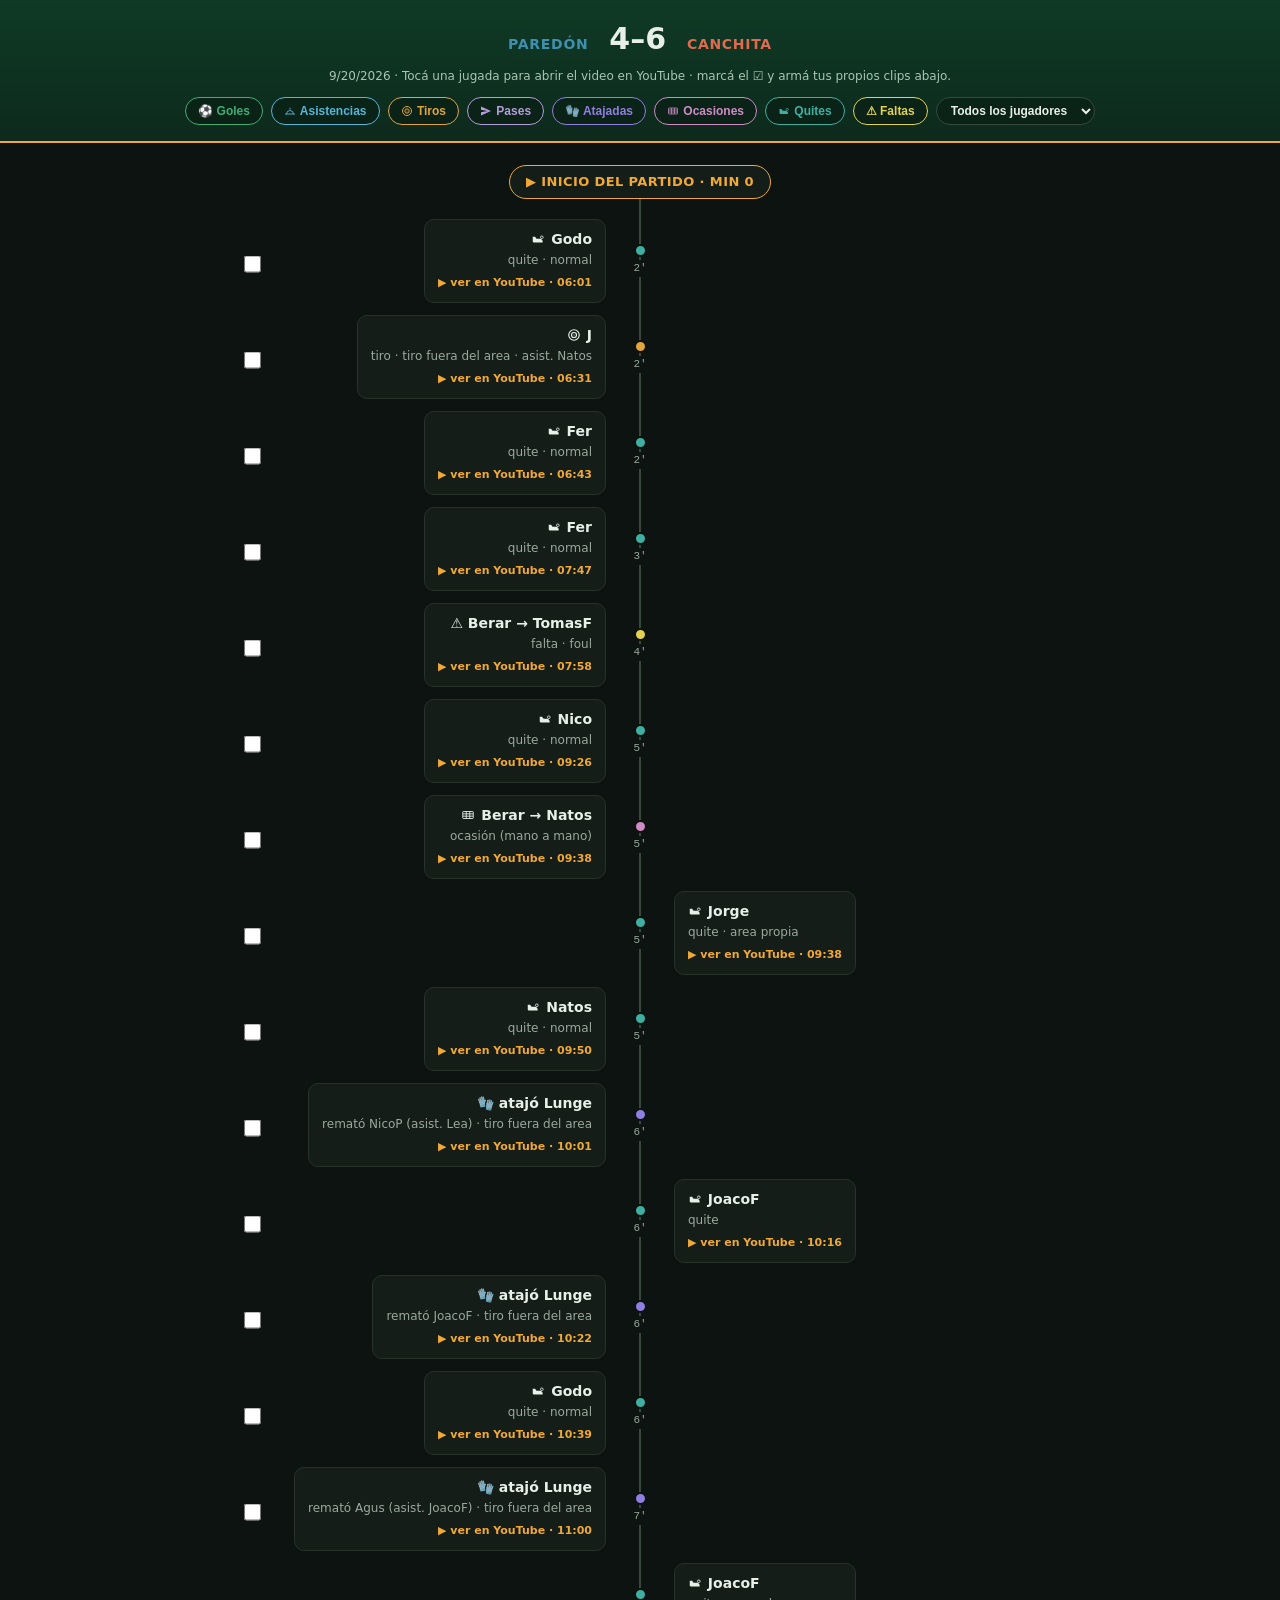
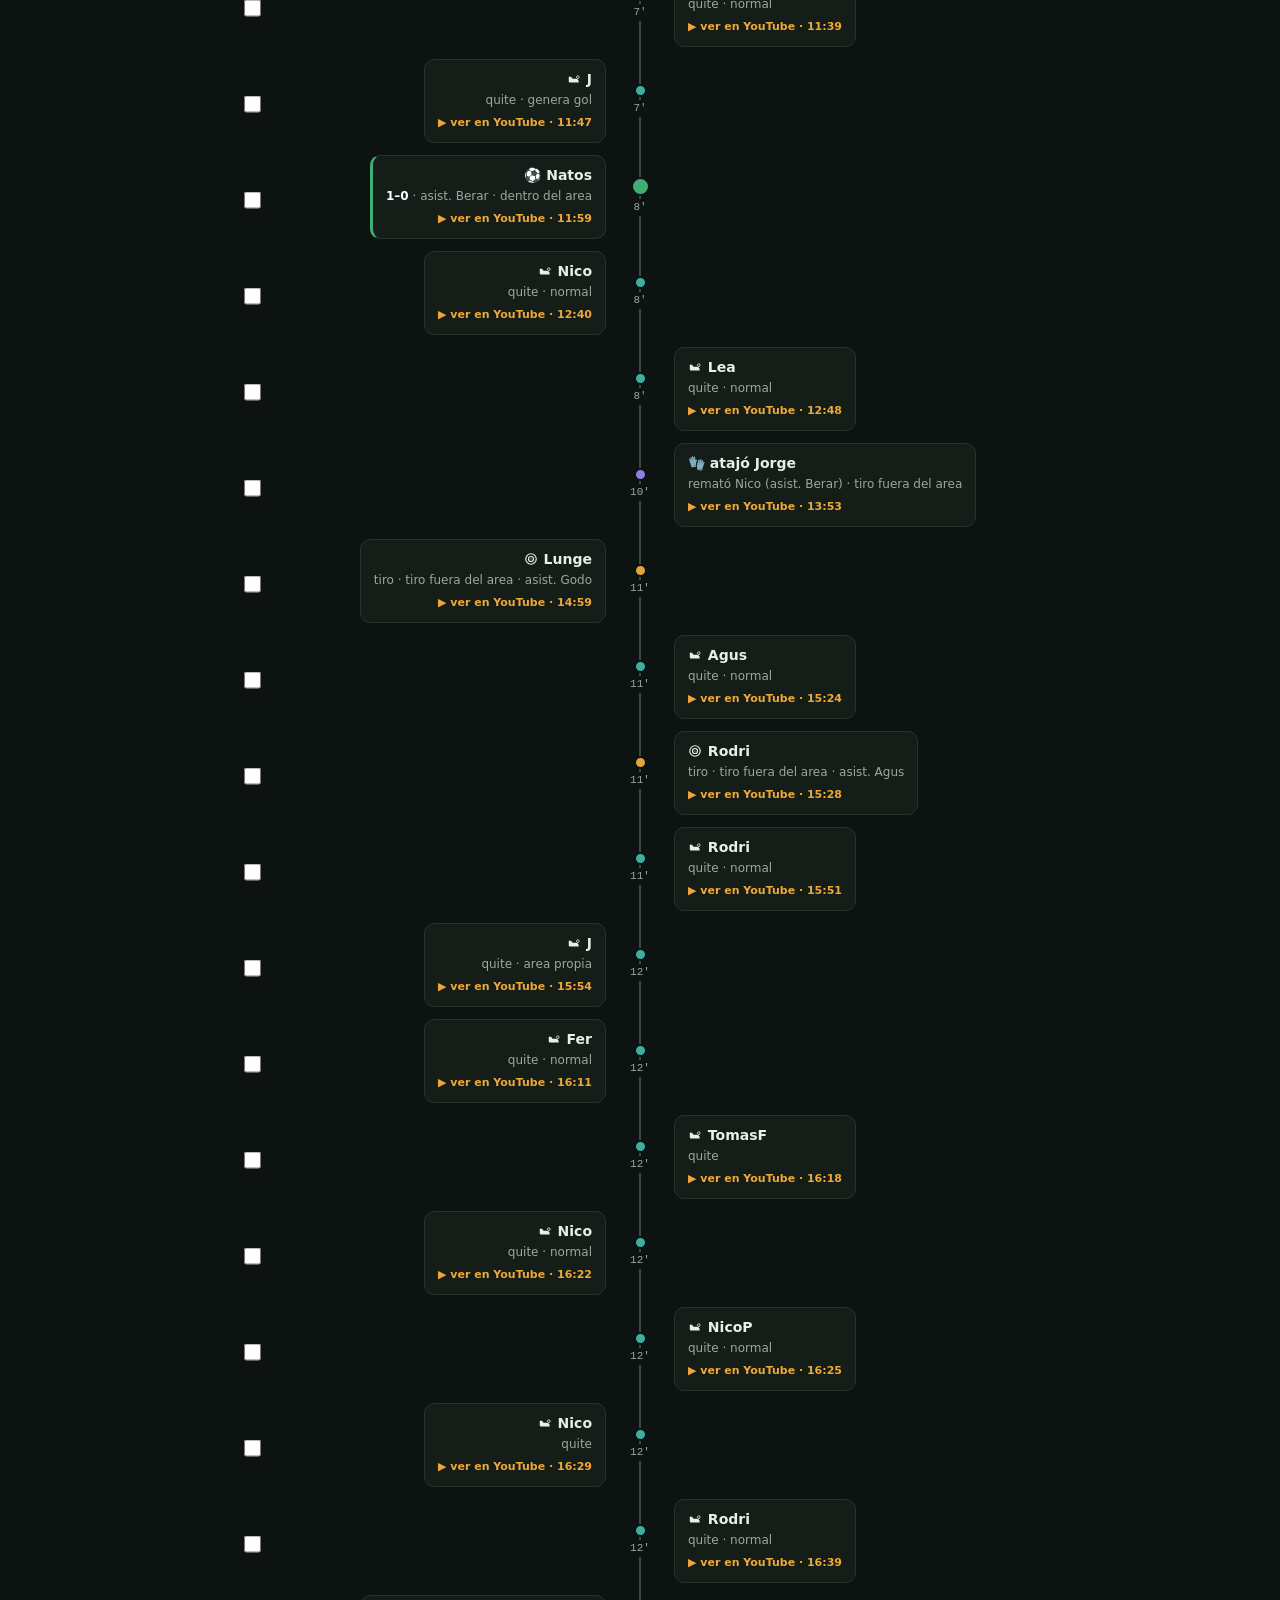
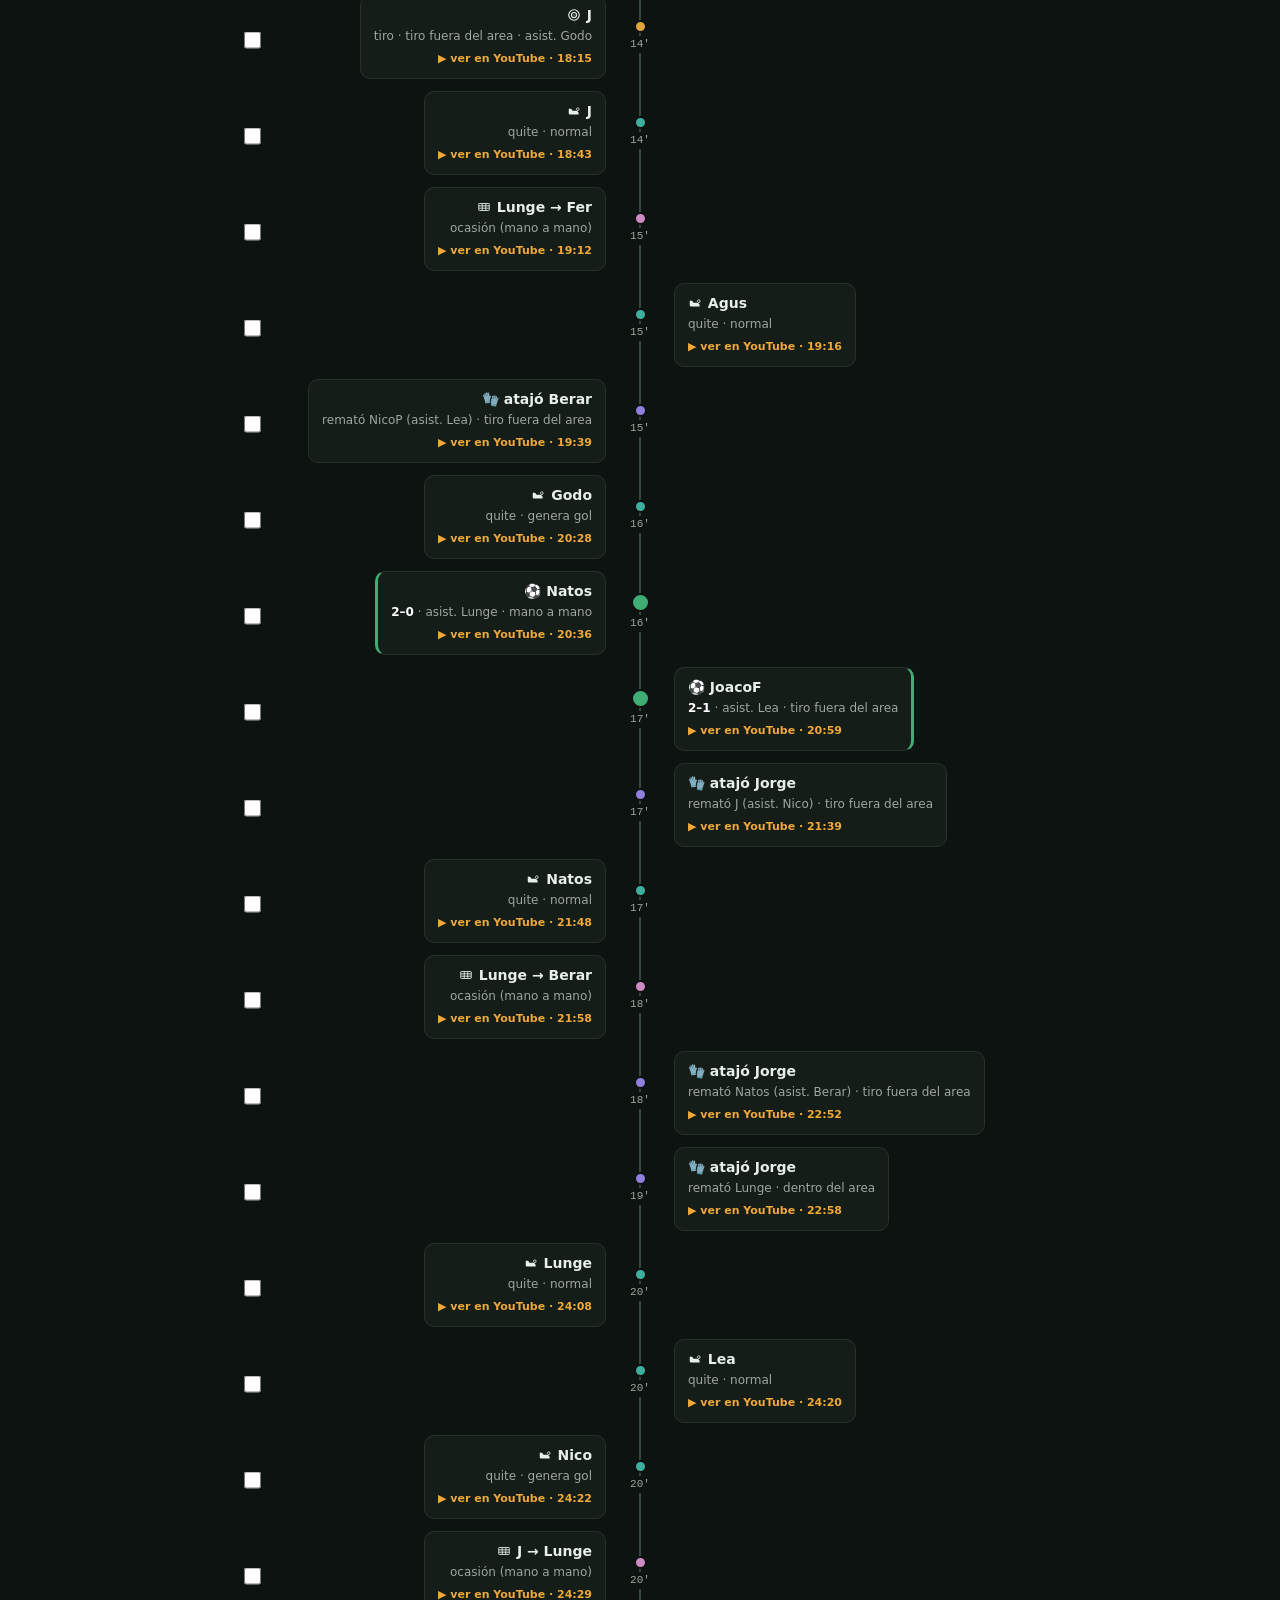
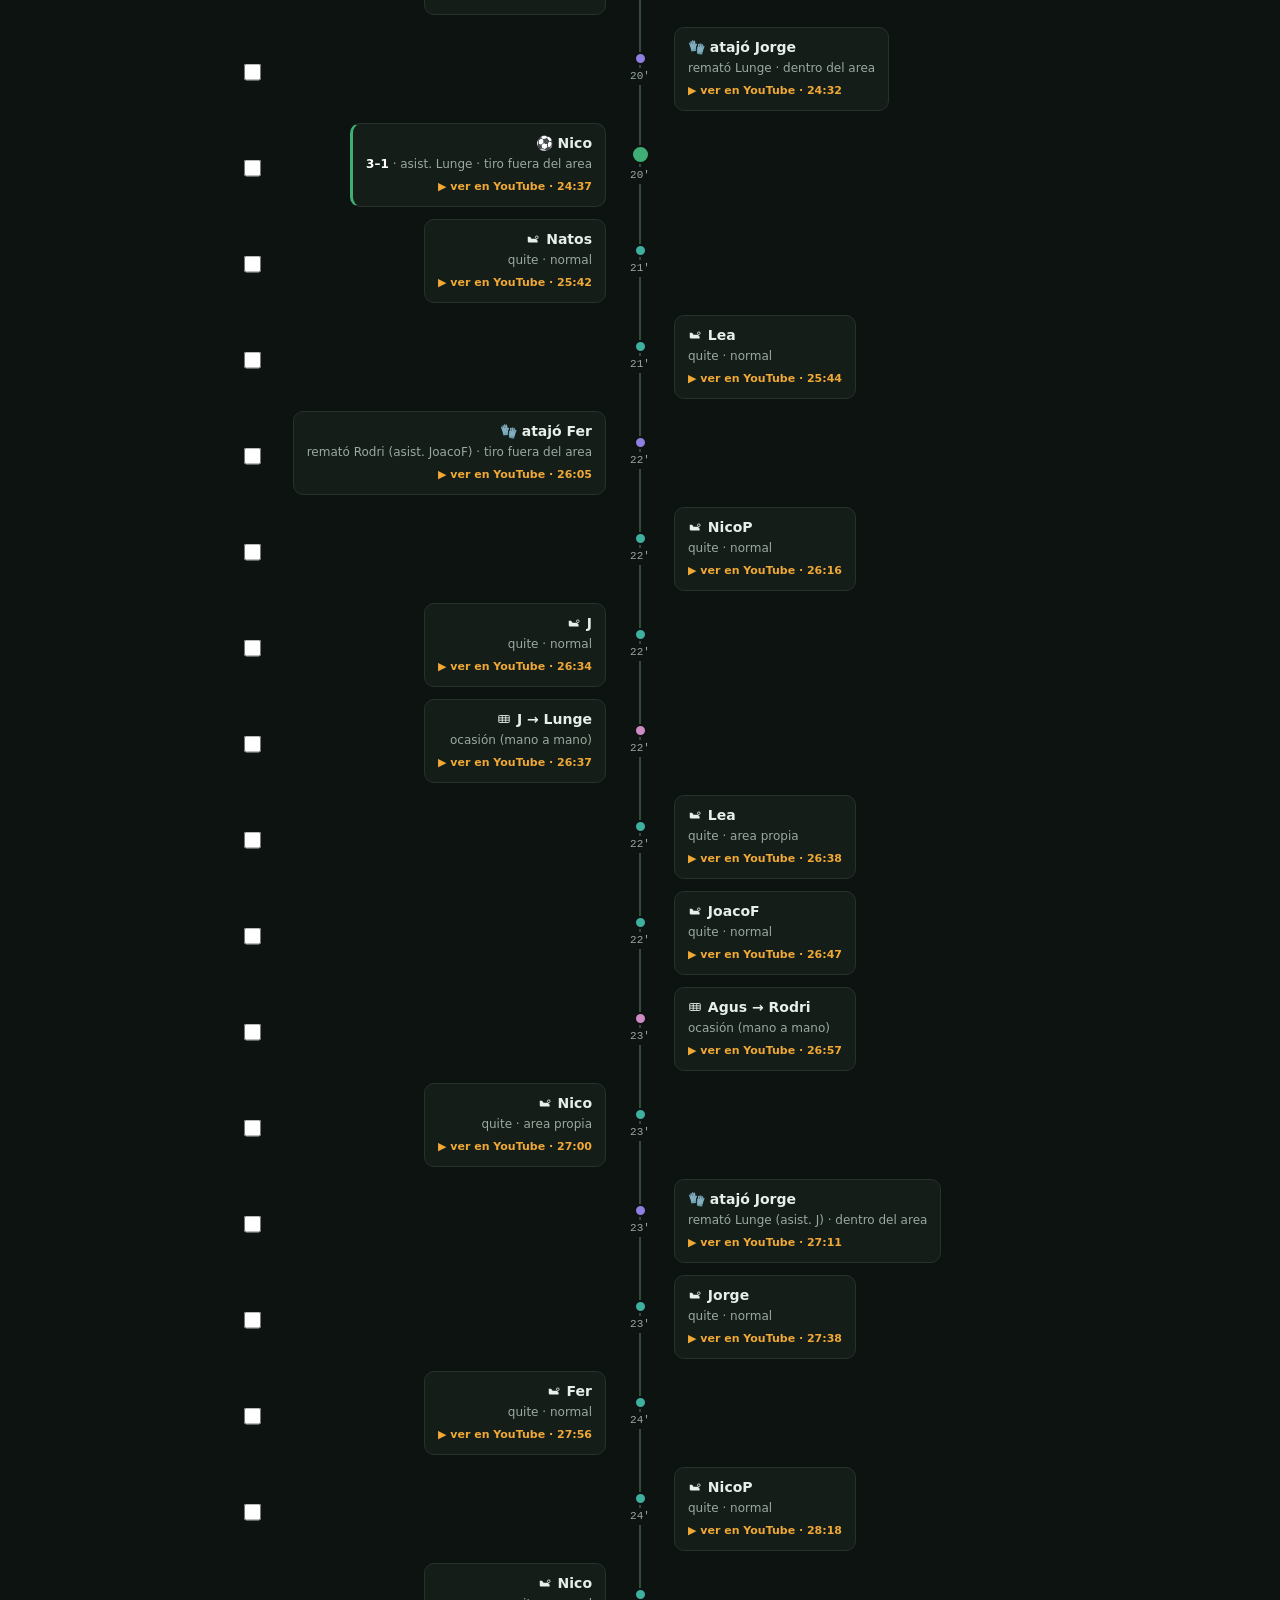
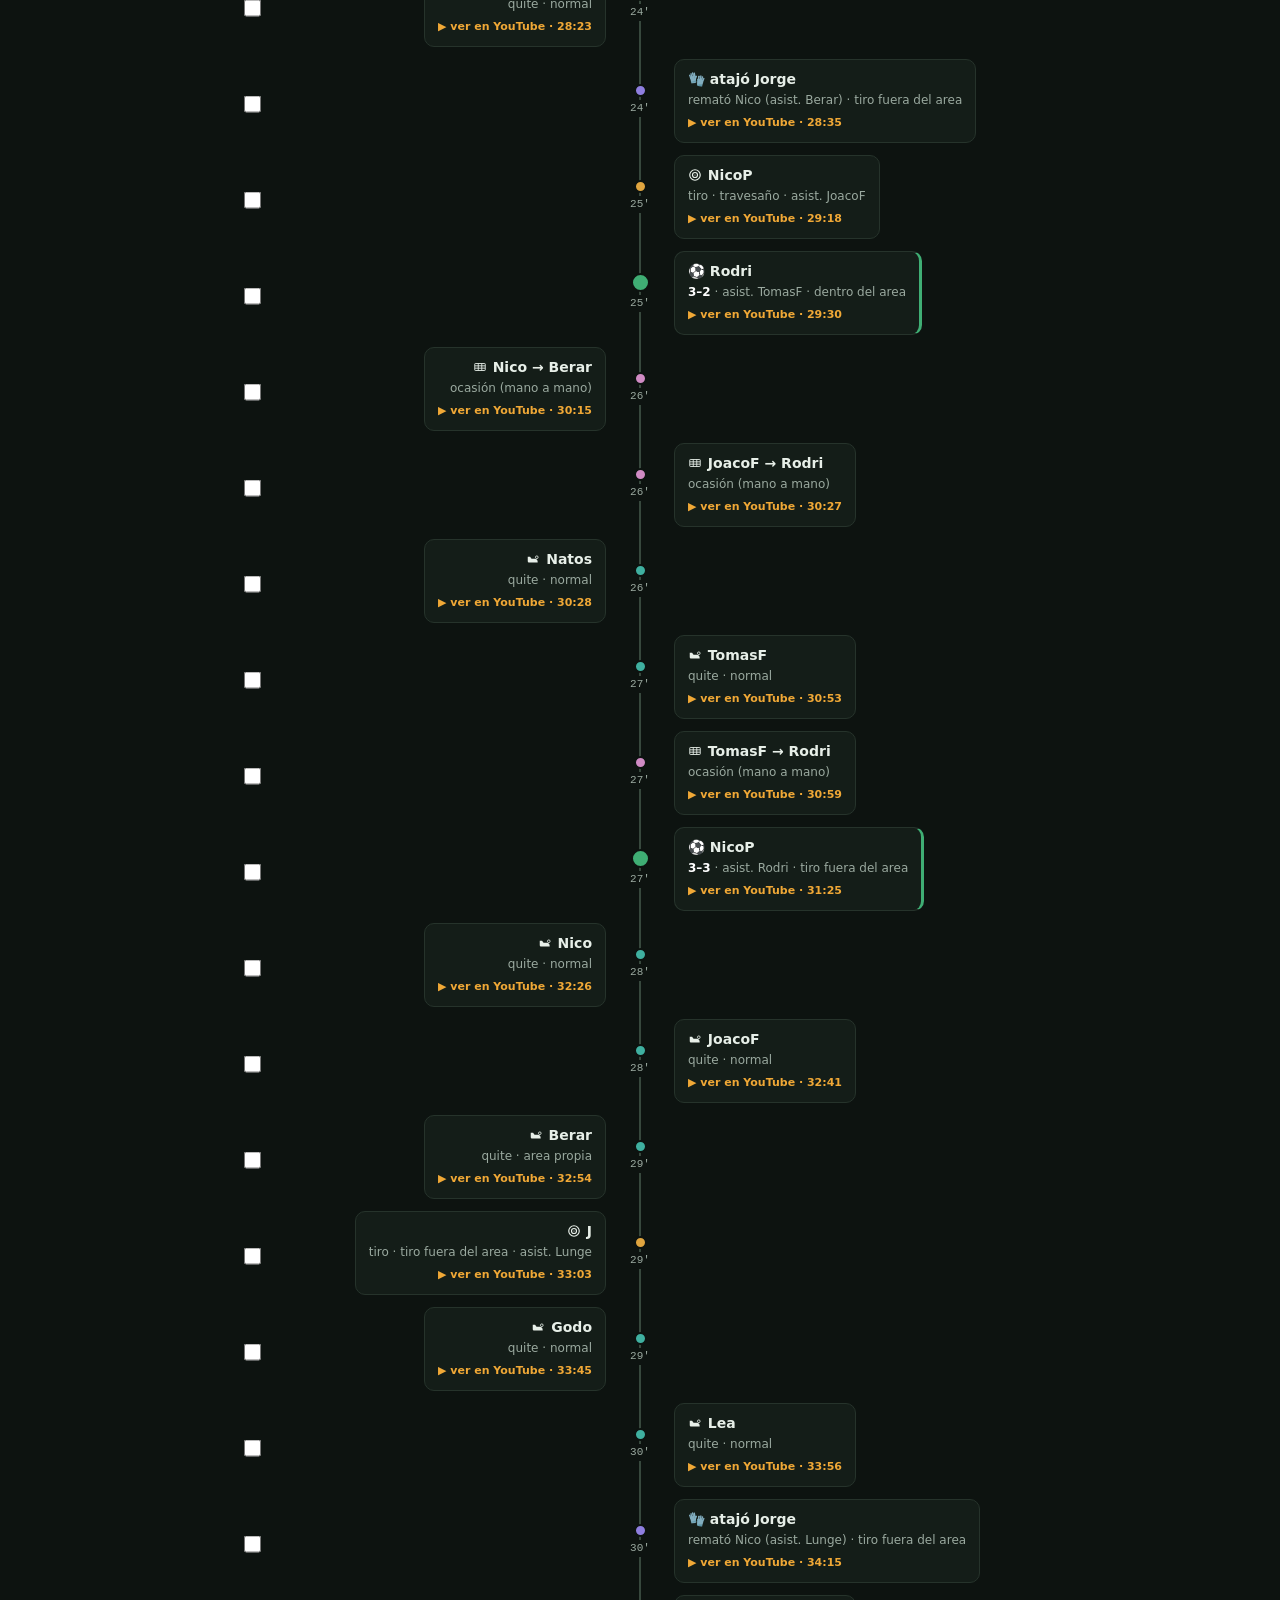
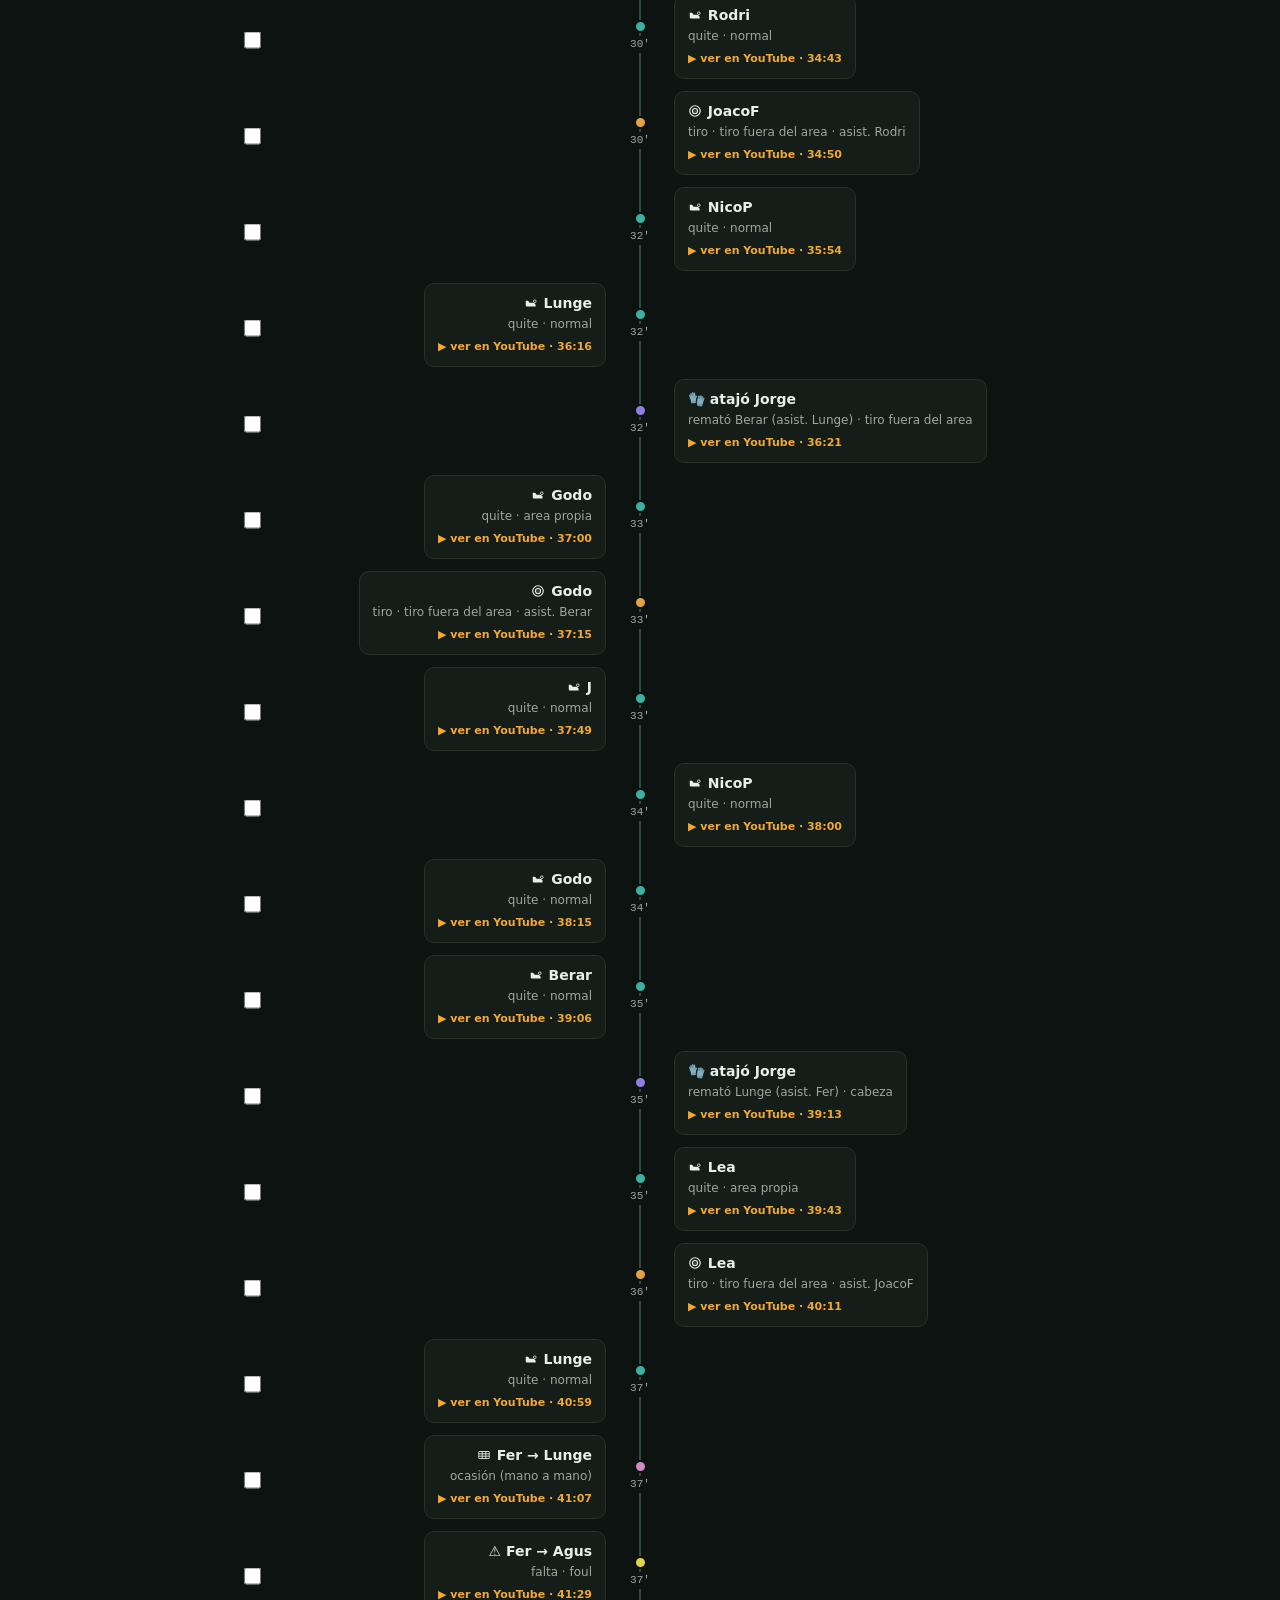
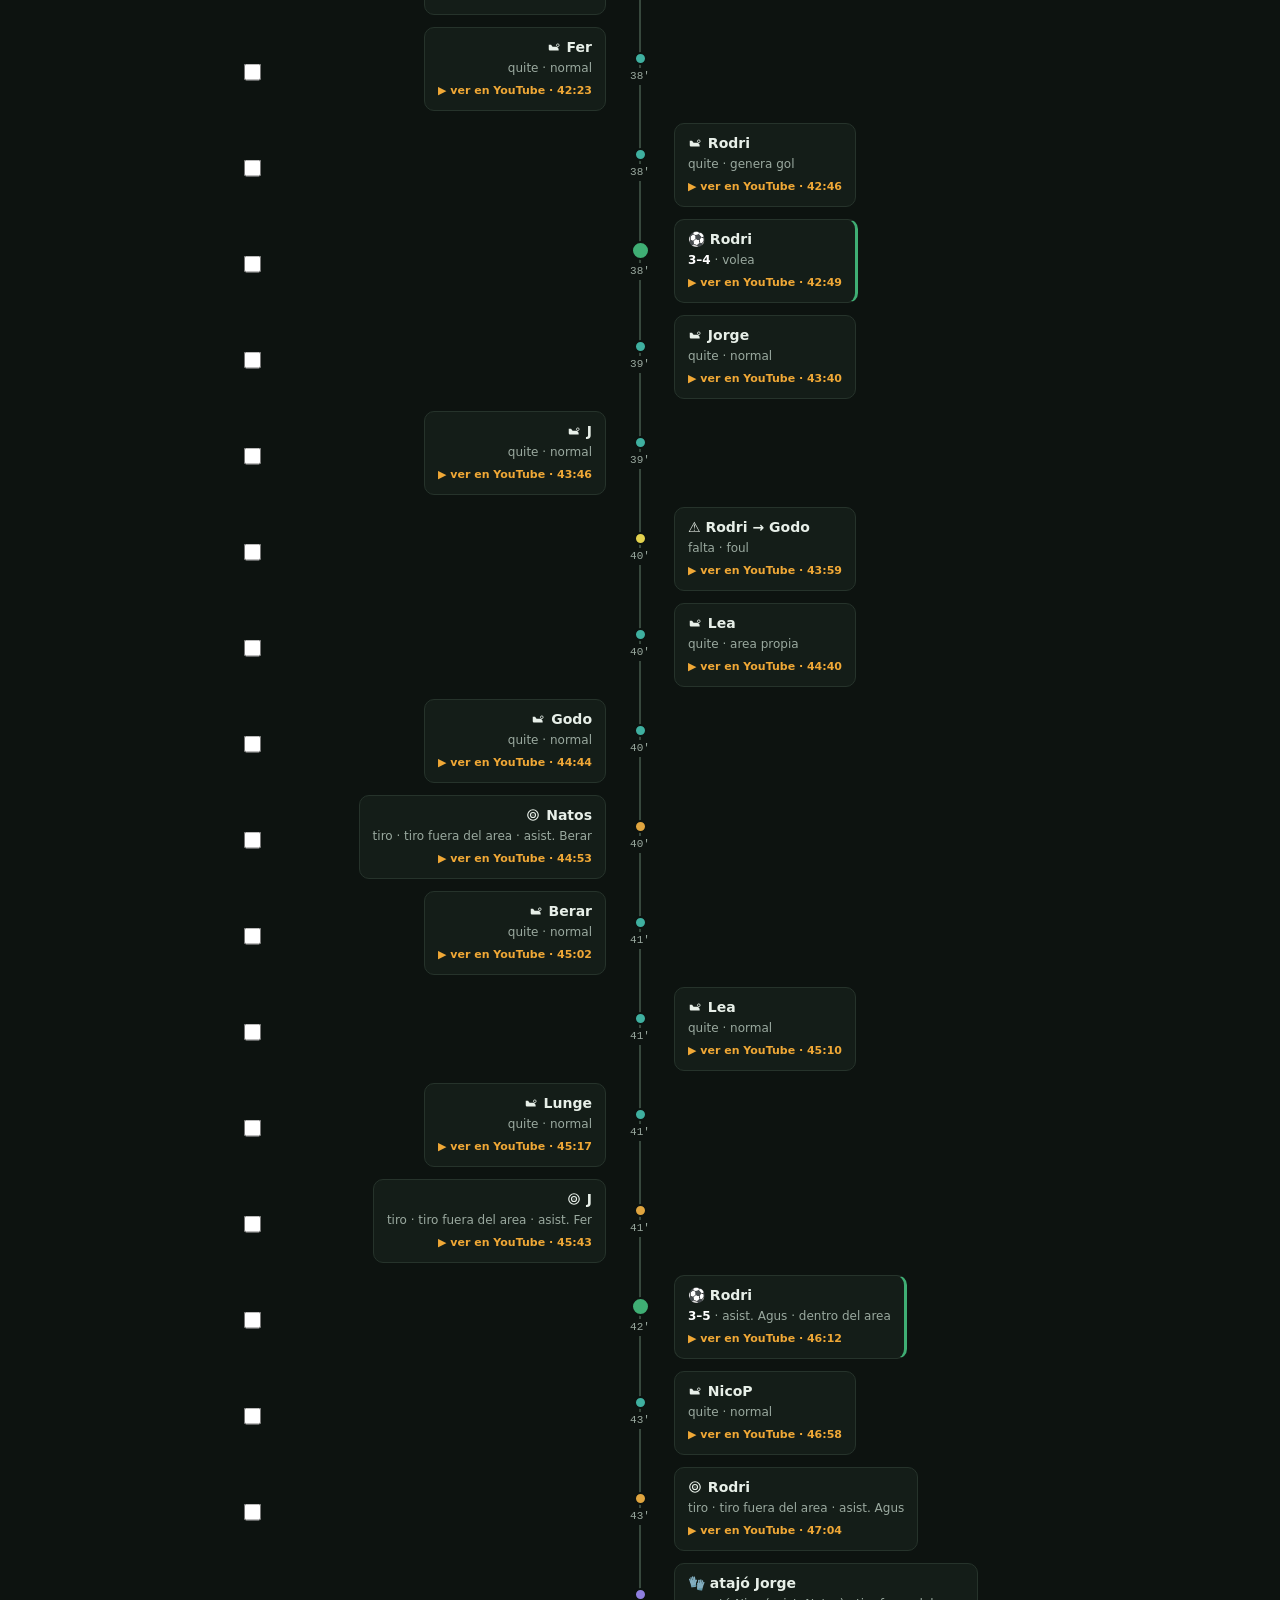
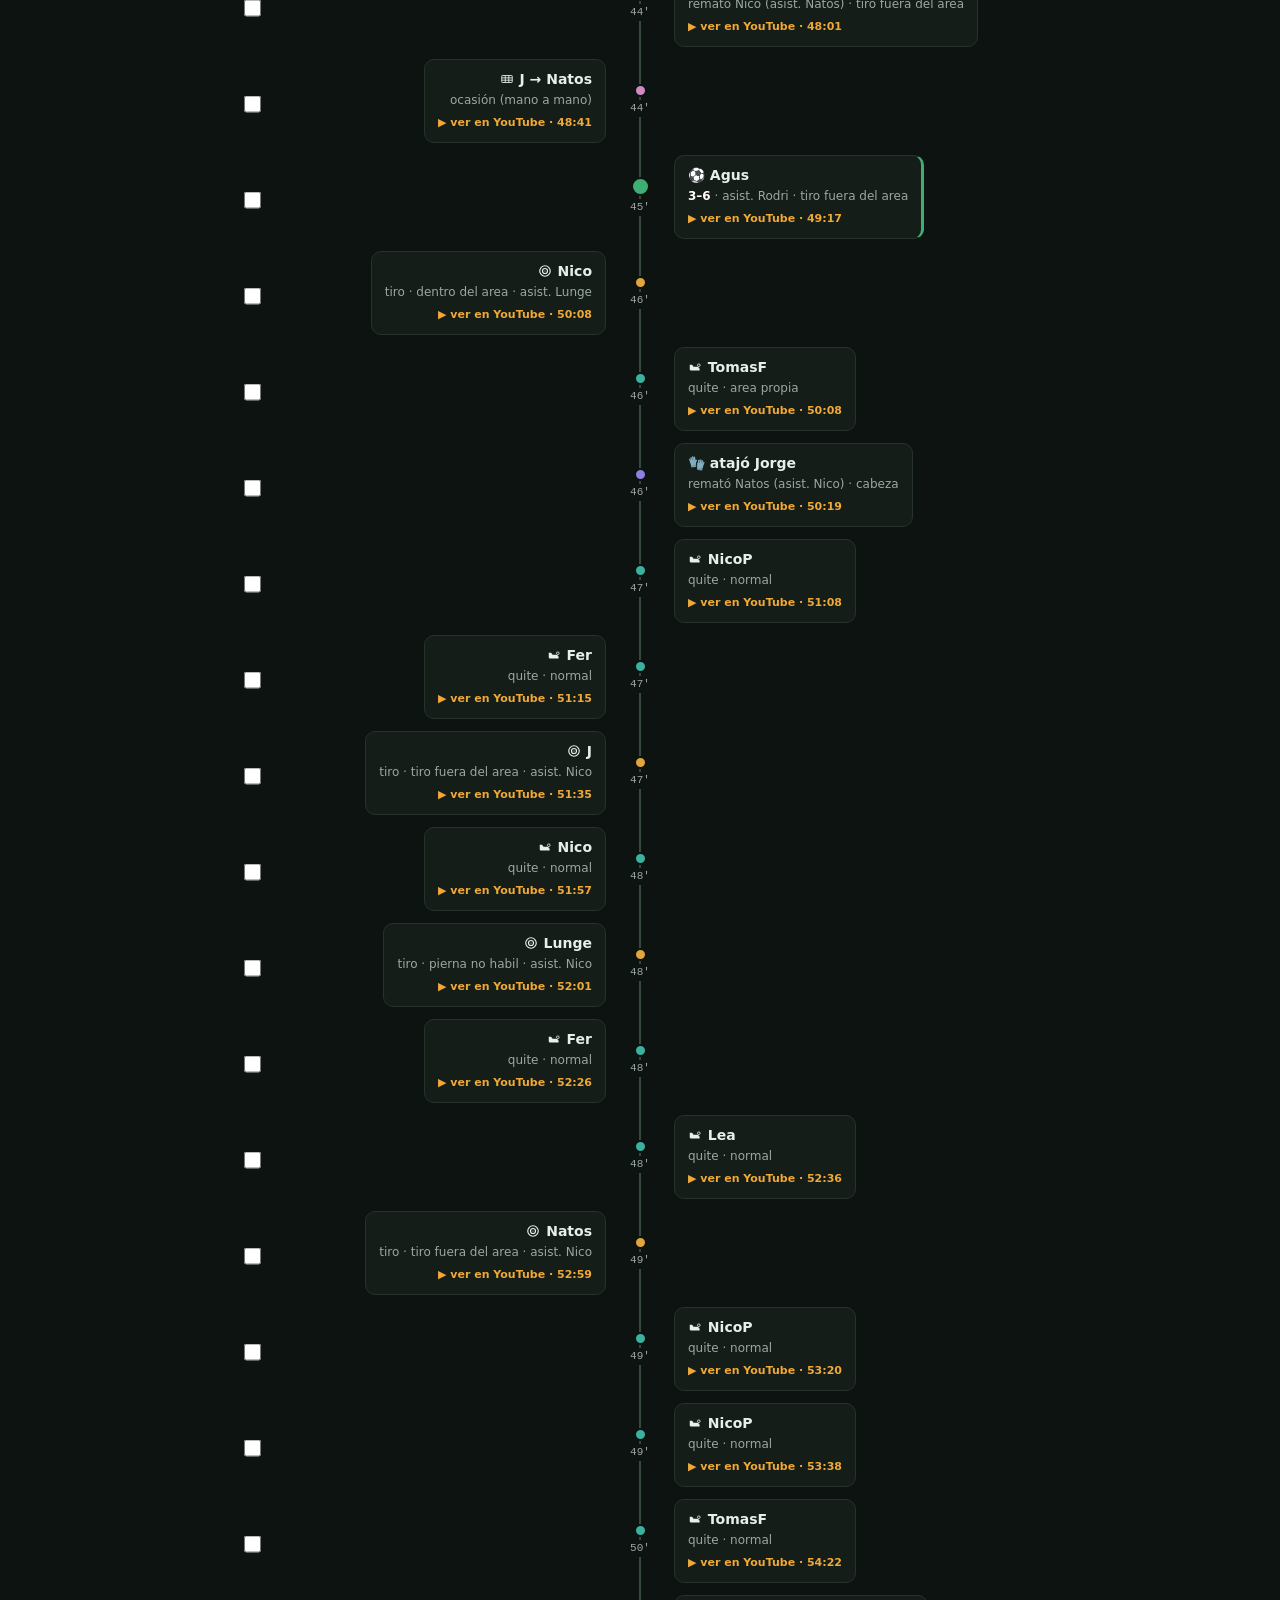
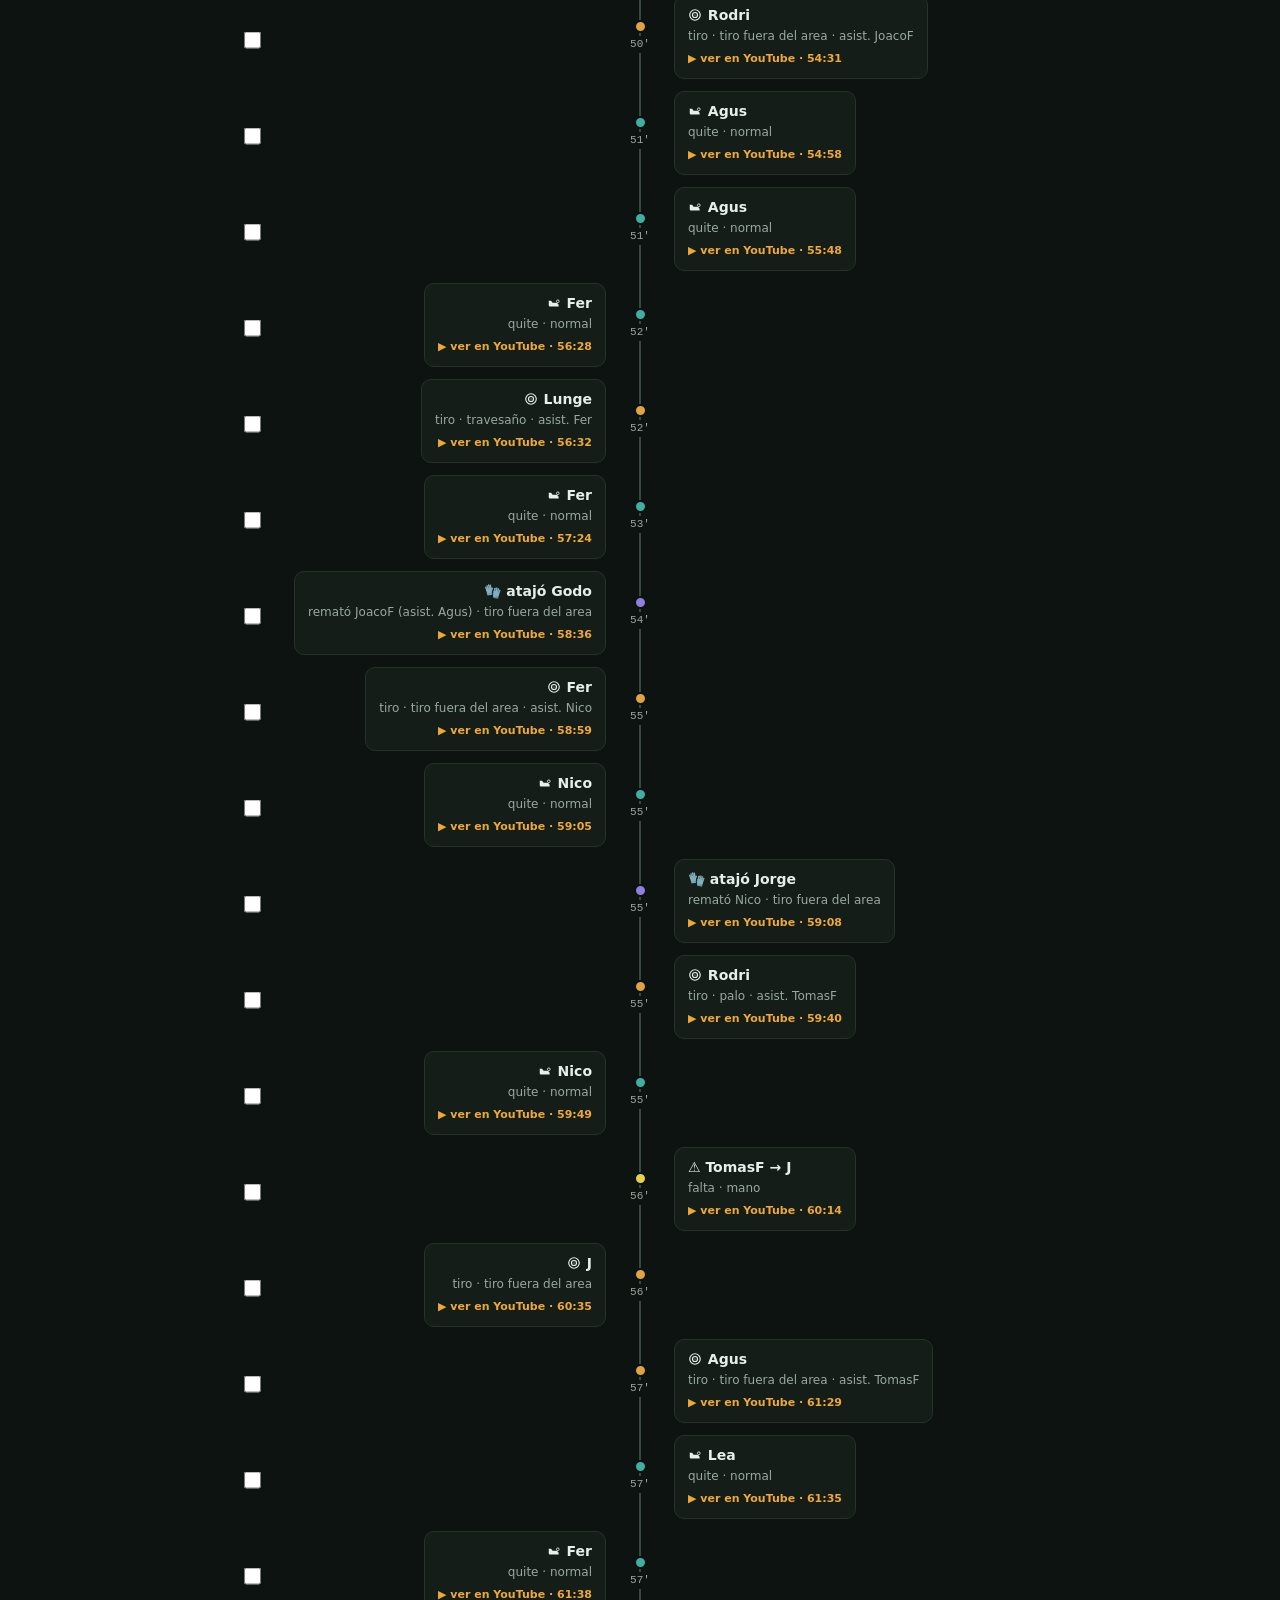
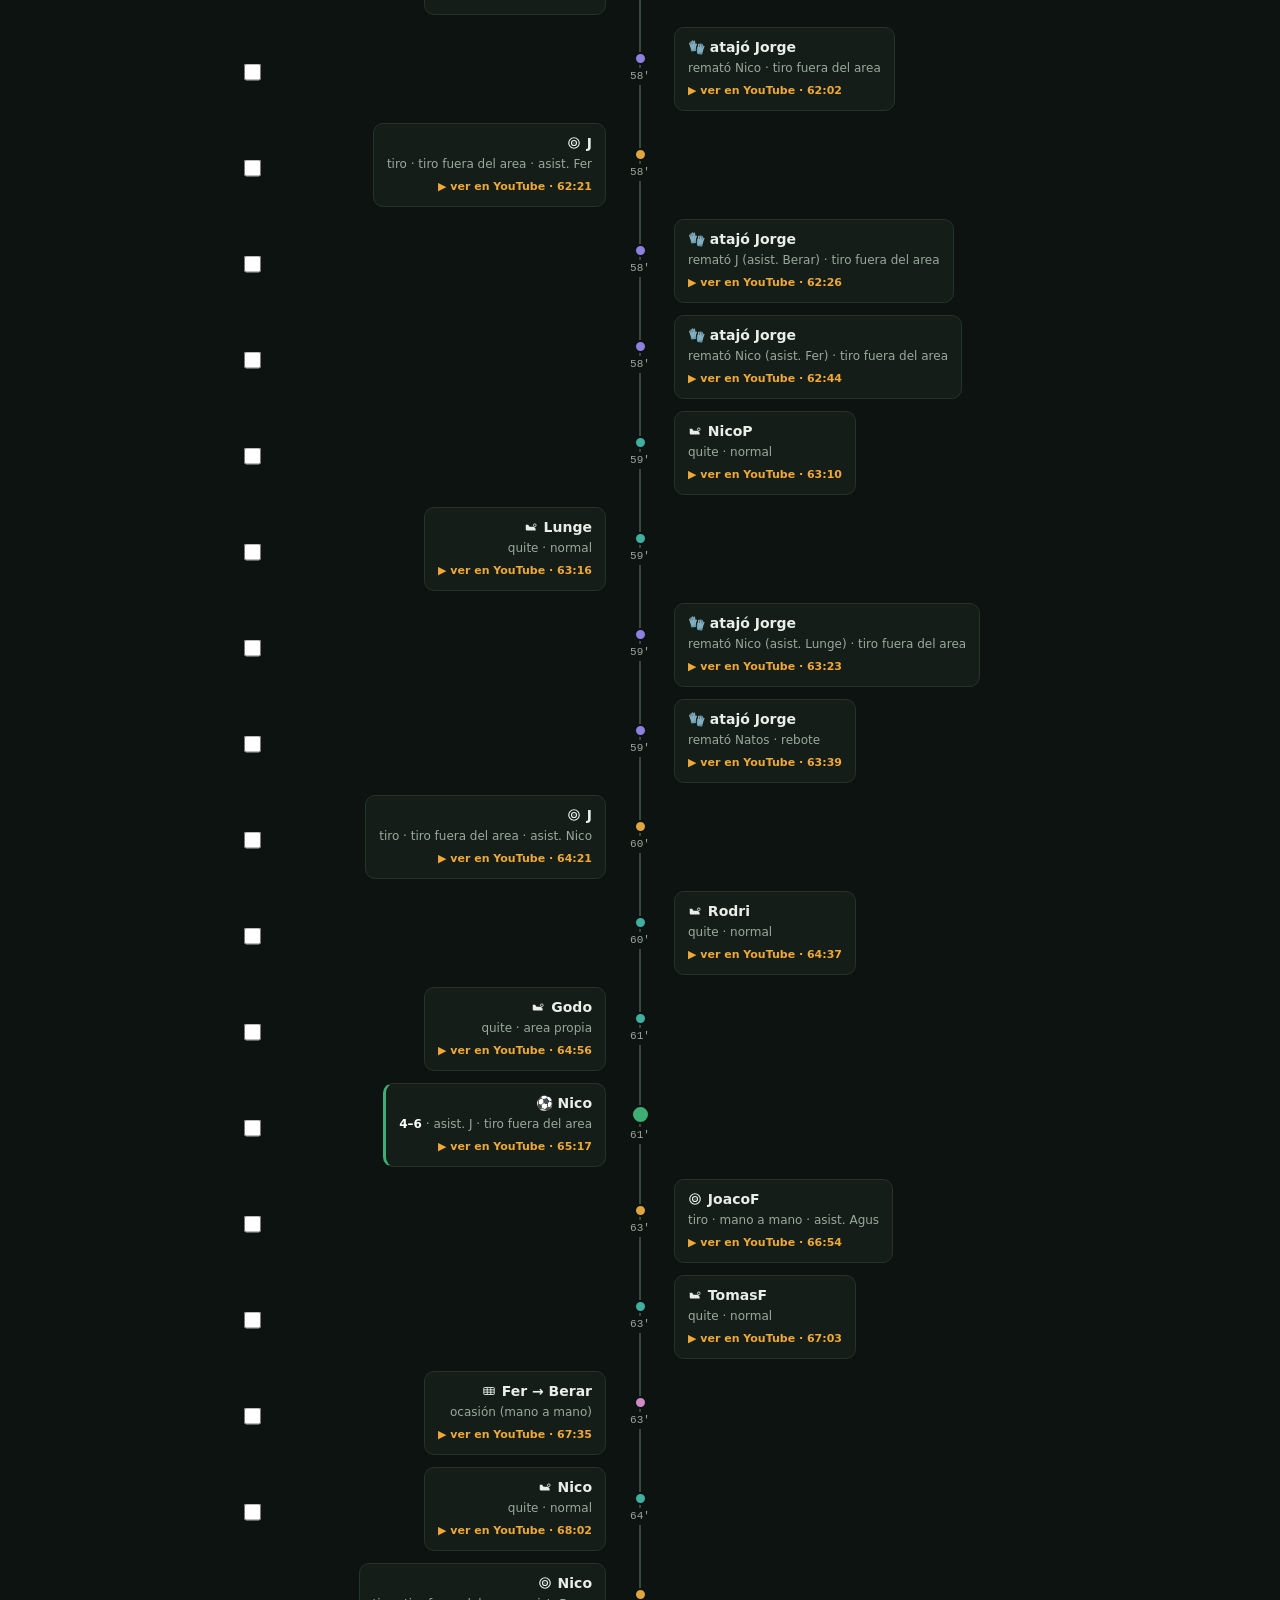
<file: timelines/20260920_timeline.html>
<!doctype html><html lang="es"><head><meta charset="utf-8"><meta name="viewport" content="width=device-width,initial-scale=1"><title>Timeline · Paredón vs Canchita</title><style>*{box-sizing:border-box}body{margin:0;background:#0d1310;color:#e7efe8;font-family:system-ui,-apple-system,"Segoe UI",sans-serif;line-height:1.5}
a{color:inherit;text-decoration:none}
.head{position:sticky;top:0;background:linear-gradient(180deg,#0f3a26,#0d2a1c);border-bottom:2px solid #f0a836;padding:16px;text-align:center;z-index:20}
.sc{font-family:Arial Black,system-ui;font-weight:900;font-size:30px}
.sc .n1{color:#3f8fae}.sc .n2{color:#e06a4f}.tn{font-size:14px;font-weight:800;text-transform:uppercase;letter-spacing:.05em}
.meta{font-size:12px;color:#a9c6b3;margin-top:6px}
.filters{display:flex;gap:8px;justify-content:center;flex-wrap:wrap;margin:12px 0 0}
.filters .f{border:1px solid #37483d;background:rgba(0,0,0,.25);color:#728278;border-radius:20px;padding:5px 12px;font-weight:700;font-size:12px;cursor:pointer}
.filters .f{user-select:none}
.ci{width:1em;height:1em;vertical-align:-0.15em;margin-right:1px;display:inline-block}
.filters .f.on[data-f=gol]{color:#3fae74;border-color:#3fae74}
.filters .f.on[data-f=asist]{color:#56b6d9;border-color:#56b6d9}
.filters .f.on[data-f=pase]{color:#b39ddb;border-color:#b39ddb}
.filters .f.on[data-f=tiro]{color:#e0a53f;border-color:#e0a53f}
.filters .f.on[data-f=atajada]{color:#8f7fe0;border-color:#8f7fe0}
.filters .f.on[data-f=ocasion]{color:#d08bc4;border-color:#d08bc4}
.filters .f.on[data-f=quite]{color:#3fb0a0;border-color:#3fb0a0}
.filters .f.on[data-f=falta]{color:#e3d24e;border-color:#e3d24e}
.filters select{background:rgba(0,0,0,.25);color:#e7efe8;border:1px solid #37483d;border-radius:20px;padding:5px 10px;font-weight:700;font-size:12px}
.filters .allp.on{color:#f0a836;border-color:#f0a836}
.track{max-width:820px;margin:22px auto;position:relative;padding:0 10px}
.track:before{content:"";position:absolute;top:6px;bottom:6px;left:50%;width:2px;background:#37483d;transform:translateX(-50%)}
.rw{position:relative}
.pick{position:absolute;left:0;top:50%;transform:translateY(-50%);z-index:4;width:17px;height:17px;cursor:pointer;accent-color:#f0a836}
.row{display:grid;grid-template-columns:1fr 68px 1fr;align-items:center;margin:12px 0}
.L{display:flex;justify-content:flex-end}.R{display:flex}
.ax{display:flex;flex-direction:column;align-items:center;gap:3px;z-index:1}
.dot{width:13px;height:13px;border-radius:50%;border:2px solid #0d1310}
.dot.gol{width:19px;height:19px;background:#3fae74}.dot.tiro{background:#e0a53f}.dot.atajada{background:#8f7fe0}.dot.falta{background:#e3d24e}.dot.ocasion{background:#d08bc4}.dot.quite{background:#3fb0a0}
.mn{font-family:ui-monospace,monospace;font-size:11px;color:#9aa99f;background:#0d1310;padding:0 4px}
.c{display:inline-block;background:#141d18;border:1px solid #26332b;border-radius:10px;padding:9px 13px;max-width:340px;transition:border-color .12s}
a.row:hover .c{border-color:#3fae74}
.row.left .c{text-align:right}
.c.gol{border-left:3px solid #3fae74}.row.right .c.gol{border-left:1px solid #26332b;border-right:3px solid #3fae74}
.m{display:block;font-weight:700;font-size:14px}.dt{display:block;font-size:12px;color:#9aa99f;margin-top:1px}.dt b{color:#fff}
.pl{display:inline-block;margin-top:5px;font-size:11px;font-weight:700;color:#f0a836}
.bookend{display:block;text-align:center;margin:20px 0;position:relative;z-index:1}
.bookend .bk{display:inline-block;background:#141d18;border:1px solid #f0a836;border-radius:22px;padding:6px 16px;font-family:Arial Black,system-ui;font-weight:900;text-transform:uppercase;letter-spacing:.03em;font-size:13px;color:#f0a836}
a.bookend:hover .bk{background:#16271e}
.sum{max-width:820px;margin:8px auto 40px;padding:0 16px}
.sum h3{font-family:Arial Black,system-ui;font-weight:900;text-transform:uppercase;text-align:center;font-size:20px;color:#fff;margin:26px 0 12px}
.sum-flow{display:flex;gap:10px;justify-content:center;flex-wrap:wrap;margin:0 0 24px}
.sum-flow .pill{font-family:ui-monospace,monospace;font-size:12px;font-weight:700;border-radius:20px;padding:7px 14px;border:1px solid #37483d;background:#141d18}
.sum-flow .pill.p1{color:#3f8fae;border-color:#3f8fae}
.sum-flow .pill.p2{color:#e06a4f;border-color:#e06a4f}
.sum-flow .pill.pe{color:#9aa99f}
.sum-teams{display:grid;grid-template-columns:1fr 1fr;gap:16px}
.sum-team{background:#141d18;border:1px solid #26332b;border-radius:12px;padding:14px 16px}
.sum-team.sum-t1{border-top:3px solid #3f8fae}.sum-team.sum-t2{border-top:3px solid #e06a4f}
.sum-team h4{font-size:13px;text-transform:uppercase;letter-spacing:.05em;margin:0 0 10px;font-weight:800}
.sum-team.sum-t1 h4{color:#3f8fae}.sum-team.sum-t2 h4{color:#e06a4f}
.imp-row{display:flex;justify-content:space-between;align-items:center;gap:10px;padding:6px 0;border-bottom:1px solid #26332b}
.imp-row:last-child{border-bottom:0}
.imp-row .who{font-weight:700;font-size:14px}
.imp-row .st{font-family:ui-monospace,monospace;font-size:12px;color:#9aa99f;white-space:nowrap;text-align:right}
.imp-row{align-items:flex-start}
.imp-x{color:#728278;font-size:10px}
.imp-row .st b{color:#f0a836}
.imp-empty{color:#728278;font-size:13px;padding:6px 0}
.arco{margin-top:10px;font-size:12px;color:#9aa99f;font-family:ui-monospace,monospace;border-top:1px dashed #37483d;padding-top:8px}
.dl{max-width:820px;margin:0 auto 60px;padding:16px;background:#141d18;border:1px solid #26332b;border-radius:12px}
.dl h3{font-family:Arial Black,system-ui;font-weight:900;text-transform:uppercase;font-size:16px;color:#f0a836;margin:0 0 4px}
.dl .sub{font-size:12px;color:#9aa99f;margin:0 0 12px}
.dlctl{display:flex;gap:12px;align-items:center;flex-wrap:wrap;margin-bottom:10px}
.dlctl label{font-family:ui-monospace,monospace;font-size:11px;text-transform:uppercase;letter-spacing:.05em;color:#9aa99f;display:flex;align-items:center;gap:6px}
.dlctl input{width:52px;background:#0d1310;border:1px solid #37483d;border-radius:7px;padding:5px;color:#e7efe8;font-family:ui-monospace,monospace;font-size:13px;text-align:center}
.dlctl select{background:#0d1310;border:1px solid #37483d;border-radius:7px;padding:5px 8px;color:#e7efe8;font-size:13px}
.dlctl button{background:#f0a836;color:#3a2600;border:0;border-radius:8px;padding:9px 15px;font-weight:800;cursor:pointer;font-size:13px}
.dl textarea{width:100%;height:120px;background:#0d1310;border:1px solid #37483d;border-radius:8px;color:#bfe3cd;font-family:ui-monospace,monospace;font-size:11px;padding:8px;resize:vertical;white-space:pre}
.dl-note{font-size:12px;color:#728278;margin:8px 0 0}
.jbtn{background:#141d18;border:1px solid #37483d;color:#9aa99f;border-radius:8px;padding:8px 14px;font-weight:700;cursor:pointer;font-size:13px}
.jbtn:hover{border-color:#f0a836;color:#f0a836}
@media(max-width:600px){.row{grid-template-columns:1fr 46px 1fr}.sum-teams{grid-template-columns:1fr}}</style></head><body><div class="head"><div class="sc"><span class="tn n1">Paredón</span> &nbsp;4–6&nbsp; <span class="tn n2">Canchita</span></div><div class="meta">9/20/2026 · Tocá una jugada para abrir el video en YouTube · marcá el ☑ y armá tus propios clips abajo.</div><div class="filters"><button class="f on" data-f="gol">⚽ Goles</button><button class="f on" data-f="asist"><svg class="ci" viewBox="0 0 24 24" fill="none" stroke="currentColor" stroke-width="1.8" stroke-linecap="round"><path d="M3 18h18"/><path d="M5 18a7 7 0 0 1 14 0"/><path d="M12 6.3v2.2"/></svg> Asistencias</button><button class="f on" data-f="tiro"><svg class="ci" viewBox="0 0 24 24" fill="none" stroke="currentColor" stroke-width="2"><circle cx="12" cy="12" r="9"/><circle cx="12" cy="12" r="4.3"/><circle cx="12" cy="12" r="1" fill="currentColor" stroke="none"/></svg> Tiros</button><button class="f on" data-f="pase"><svg class="ci" viewBox="0 0 24 24"><path fill="currentColor" d="M2 21l20-9L2 3v6.5L15 12 2 14.5z"/></svg> Pases</button><button class="f on" data-f="atajada">🧤 Atajadas</button><button class="f on" data-f="ocasion"><svg class="ci" viewBox="0 0 24 24" fill="none" stroke="currentColor" stroke-width="1.5"><rect x="3" y="6" width="18" height="12" rx="1"/><path d="M3 10h18M3 14h18M9 6v12M15 6v12"/></svg> Ocasiones</button><button class="f on" data-f="quite"><svg class="ci" viewBox="0 0 24 24"><path fill="currentColor" d="M3 8h4l2.5 3.5H15c2.8 0 5 2.2 5 5V18H5a2 2 0 0 1-2-2z"/><circle cx="18.5" cy="9" r="2.3" fill="none" stroke="currentColor" stroke-width="1.4"/></svg> Quites</button><button class="f on" data-f="falta">⚠ Faltas</button><select><option value="">Todos los jugadores</option><option value="Nico">Nico</option><option value="J">J</option><option value="Berar">Berar</option><option value="Lunge">Lunge</option><option value="Godo">Godo</option><option value="Fer">Fer</option><option value="Natos">Natos</option><option value="NicoP">NicoP</option><option value="JoacoF">JoacoF</option><option value="Jorge">Jorge</option><option value="Lea">Lea</option><option value="Rodri">Rodri</option><option value="Agus">Agus</option><option value="TomasF">TomasF</option></select></div></div><div class="track" id="track"><a class="bookend" href="https://www.youtube.com/watch?v=GMQNt0Dkg5Y&t=263s" target="_blank" rel="noopener"><span class="bk">▶ Inicio del partido · min 0</span></a><div class="rw"><input type="checkbox" class="pick" data-i="0"><a class="row left" href="https://www.youtube.com/watch?v=GMQNt0Dkg5Y&t=361s" target="_blank" rel="noopener"><span class="L"><span class="c quite"><span class="m"><svg class="ci" viewBox="0 0 24 24"><path fill="currentColor" d="M3 8h4l2.5 3.5H15c2.8 0 5 2.2 5 5V18H5a2 2 0 0 1-2-2z"/><circle cx="18.5" cy="9" r="2.3" fill="none" stroke="currentColor" stroke-width="1.4"/></svg> Godo</span><span class="dt">quite · normal</span><span class="pl">▶ ver en YouTube · 06:01</span></span></span><span class="ax"><span class="dot quite"></span><span class="mn">2'</span></span><span class="R"></span></a></div><div class="rw"><input type="checkbox" class="pick" data-i="1"><a class="row left" href="https://www.youtube.com/watch?v=GMQNt0Dkg5Y&t=391s" target="_blank" rel="noopener"><span class="L"><span class="c tiro"><span class="m"><svg class="ci" viewBox="0 0 24 24" fill="none" stroke="currentColor" stroke-width="2"><circle cx="12" cy="12" r="9"/><circle cx="12" cy="12" r="4.3"/><circle cx="12" cy="12" r="1" fill="currentColor" stroke="none"/></svg> J</span><span class="dt">tiro · tiro fuera del area · asist. Natos</span><span class="pl">▶ ver en YouTube · 06:31</span></span></span><span class="ax"><span class="dot tiro"></span><span class="mn">2'</span></span><span class="R"></span></a></div><div class="rw"><input type="checkbox" class="pick" data-i="2"><a class="row left" href="https://www.youtube.com/watch?v=GMQNt0Dkg5Y&t=403s" target="_blank" rel="noopener"><span class="L"><span class="c quite"><span class="m"><svg class="ci" viewBox="0 0 24 24"><path fill="currentColor" d="M3 8h4l2.5 3.5H15c2.8 0 5 2.2 5 5V18H5a2 2 0 0 1-2-2z"/><circle cx="18.5" cy="9" r="2.3" fill="none" stroke="currentColor" stroke-width="1.4"/></svg> Fer</span><span class="dt">quite · normal</span><span class="pl">▶ ver en YouTube · 06:43</span></span></span><span class="ax"><span class="dot quite"></span><span class="mn">2'</span></span><span class="R"></span></a></div><div class="rw"><input type="checkbox" class="pick" data-i="3"><a class="row left" href="https://www.youtube.com/watch?v=GMQNt0Dkg5Y&t=467s" target="_blank" rel="noopener"><span class="L"><span class="c quite"><span class="m"><svg class="ci" viewBox="0 0 24 24"><path fill="currentColor" d="M3 8h4l2.5 3.5H15c2.8 0 5 2.2 5 5V18H5a2 2 0 0 1-2-2z"/><circle cx="18.5" cy="9" r="2.3" fill="none" stroke="currentColor" stroke-width="1.4"/></svg> Fer</span><span class="dt">quite · normal</span><span class="pl">▶ ver en YouTube · 07:47</span></span></span><span class="ax"><span class="dot quite"></span><span class="mn">3'</span></span><span class="R"></span></a></div><div class="rw"><input type="checkbox" class="pick" data-i="4"><a class="row left" href="https://www.youtube.com/watch?v=GMQNt0Dkg5Y&t=478s" target="_blank" rel="noopener"><span class="L"><span class="c falta"><span class="m">⚠ Berar → TomasF</span><span class="dt">falta · foul</span><span class="pl">▶ ver en YouTube · 07:58</span></span></span><span class="ax"><span class="dot falta"></span><span class="mn">4'</span></span><span class="R"></span></a></div><div class="rw"><input type="checkbox" class="pick" data-i="5"><a class="row left" href="https://www.youtube.com/watch?v=GMQNt0Dkg5Y&t=566s" target="_blank" rel="noopener"><span class="L"><span class="c quite"><span class="m"><svg class="ci" viewBox="0 0 24 24"><path fill="currentColor" d="M3 8h4l2.5 3.5H15c2.8 0 5 2.2 5 5V18H5a2 2 0 0 1-2-2z"/><circle cx="18.5" cy="9" r="2.3" fill="none" stroke="currentColor" stroke-width="1.4"/></svg> Nico</span><span class="dt">quite · normal</span><span class="pl">▶ ver en YouTube · 09:26</span></span></span><span class="ax"><span class="dot quite"></span><span class="mn">5'</span></span><span class="R"></span></a></div><div class="rw"><input type="checkbox" class="pick" data-i="6"><a class="row left" href="https://www.youtube.com/watch?v=GMQNt0Dkg5Y&t=578s" target="_blank" rel="noopener"><span class="L"><span class="c ocasion"><span class="m"><svg class="ci" viewBox="0 0 24 24" fill="none" stroke="currentColor" stroke-width="1.5"><rect x="3" y="6" width="18" height="12" rx="1"/><path d="M3 10h18M3 14h18M9 6v12M15 6v12"/></svg> Berar → Natos</span><span class="dt">ocasión (mano a mano)</span><span class="pl">▶ ver en YouTube · 09:38</span></span></span><span class="ax"><span class="dot ocasion"></span><span class="mn">5'</span></span><span class="R"></span></a></div><div class="rw"><input type="checkbox" class="pick" data-i="7"><a class="row right" href="https://www.youtube.com/watch?v=GMQNt0Dkg5Y&t=578s" target="_blank" rel="noopener"><span class="L"></span><span class="ax"><span class="dot quite"></span><span class="mn">5'</span></span><span class="R"><span class="c quite"><span class="m"><svg class="ci" viewBox="0 0 24 24"><path fill="currentColor" d="M3 8h4l2.5 3.5H15c2.8 0 5 2.2 5 5V18H5a2 2 0 0 1-2-2z"/><circle cx="18.5" cy="9" r="2.3" fill="none" stroke="currentColor" stroke-width="1.4"/></svg> Jorge</span><span class="dt">quite · area propia</span><span class="pl">▶ ver en YouTube · 09:38</span></span></span></a></div><div class="rw"><input type="checkbox" class="pick" data-i="8"><a class="row left" href="https://www.youtube.com/watch?v=GMQNt0Dkg5Y&t=590s" target="_blank" rel="noopener"><span class="L"><span class="c quite"><span class="m"><svg class="ci" viewBox="0 0 24 24"><path fill="currentColor" d="M3 8h4l2.5 3.5H15c2.8 0 5 2.2 5 5V18H5a2 2 0 0 1-2-2z"/><circle cx="18.5" cy="9" r="2.3" fill="none" stroke="currentColor" stroke-width="1.4"/></svg> Natos</span><span class="dt">quite · normal</span><span class="pl">▶ ver en YouTube · 09:50</span></span></span><span class="ax"><span class="dot quite"></span><span class="mn">5'</span></span><span class="R"></span></a></div><div class="rw"><input type="checkbox" class="pick" data-i="9"><a class="row left" href="https://www.youtube.com/watch?v=GMQNt0Dkg5Y&t=601s" target="_blank" rel="noopener"><span class="L"><span class="c atajada"><span class="m">🧤 atajó Lunge</span><span class="dt">remató NicoP (asist. Lea) · tiro fuera del area</span><span class="pl">▶ ver en YouTube · 10:01</span></span></span><span class="ax"><span class="dot atajada"></span><span class="mn">6'</span></span><span class="R"></span></a></div><div class="rw"><input type="checkbox" class="pick" data-i="10"><a class="row right" href="https://www.youtube.com/watch?v=GMQNt0Dkg5Y&t=616s" target="_blank" rel="noopener"><span class="L"></span><span class="ax"><span class="dot quite"></span><span class="mn">6'</span></span><span class="R"><span class="c quite"><span class="m"><svg class="ci" viewBox="0 0 24 24"><path fill="currentColor" d="M3 8h4l2.5 3.5H15c2.8 0 5 2.2 5 5V18H5a2 2 0 0 1-2-2z"/><circle cx="18.5" cy="9" r="2.3" fill="none" stroke="currentColor" stroke-width="1.4"/></svg> JoacoF</span><span class="dt">quite</span><span class="pl">▶ ver en YouTube · 10:16</span></span></span></a></div><div class="rw"><input type="checkbox" class="pick" data-i="11"><a class="row left" href="https://www.youtube.com/watch?v=GMQNt0Dkg5Y&t=622s" target="_blank" rel="noopener"><span class="L"><span class="c atajada"><span class="m">🧤 atajó Lunge</span><span class="dt">remató JoacoF · tiro fuera del area</span><span class="pl">▶ ver en YouTube · 10:22</span></span></span><span class="ax"><span class="dot atajada"></span><span class="mn">6'</span></span><span class="R"></span></a></div><div class="rw"><input type="checkbox" class="pick" data-i="12"><a class="row left" href="https://www.youtube.com/watch?v=GMQNt0Dkg5Y&t=639s" target="_blank" rel="noopener"><span class="L"><span class="c quite"><span class="m"><svg class="ci" viewBox="0 0 24 24"><path fill="currentColor" d="M3 8h4l2.5 3.5H15c2.8 0 5 2.2 5 5V18H5a2 2 0 0 1-2-2z"/><circle cx="18.5" cy="9" r="2.3" fill="none" stroke="currentColor" stroke-width="1.4"/></svg> Godo</span><span class="dt">quite · normal</span><span class="pl">▶ ver en YouTube · 10:39</span></span></span><span class="ax"><span class="dot quite"></span><span class="mn">6'</span></span><span class="R"></span></a></div><div class="rw"><input type="checkbox" class="pick" data-i="13"><a class="row left" href="https://www.youtube.com/watch?v=GMQNt0Dkg5Y&t=660s" target="_blank" rel="noopener"><span class="L"><span class="c atajada"><span class="m">🧤 atajó Lunge</span><span class="dt">remató Agus (asist. JoacoF) · tiro fuera del area</span><span class="pl">▶ ver en YouTube · 11:00</span></span></span><span class="ax"><span class="dot atajada"></span><span class="mn">7'</span></span><span class="R"></span></a></div><div class="rw"><input type="checkbox" class="pick" data-i="14"><a class="row right" href="https://www.youtube.com/watch?v=GMQNt0Dkg5Y&t=699s" target="_blank" rel="noopener"><span class="L"></span><span class="ax"><span class="dot quite"></span><span class="mn">7'</span></span><span class="R"><span class="c quite"><span class="m"><svg class="ci" viewBox="0 0 24 24"><path fill="currentColor" d="M3 8h4l2.5 3.5H15c2.8 0 5 2.2 5 5V18H5a2 2 0 0 1-2-2z"/><circle cx="18.5" cy="9" r="2.3" fill="none" stroke="currentColor" stroke-width="1.4"/></svg> JoacoF</span><span class="dt">quite · normal</span><span class="pl">▶ ver en YouTube · 11:39</span></span></span></a></div><div class="rw"><input type="checkbox" class="pick" data-i="15"><a class="row left" href="https://www.youtube.com/watch?v=GMQNt0Dkg5Y&t=707s" target="_blank" rel="noopener"><span class="L"><span class="c quite"><span class="m"><svg class="ci" viewBox="0 0 24 24"><path fill="currentColor" d="M3 8h4l2.5 3.5H15c2.8 0 5 2.2 5 5V18H5a2 2 0 0 1-2-2z"/><circle cx="18.5" cy="9" r="2.3" fill="none" stroke="currentColor" stroke-width="1.4"/></svg> J</span><span class="dt">quite · genera gol</span><span class="pl">▶ ver en YouTube · 11:47</span></span></span><span class="ax"><span class="dot quite"></span><span class="mn">7'</span></span><span class="R"></span></a></div><div class="rw"><input type="checkbox" class="pick" data-i="16"><a class="row left" href="https://www.youtube.com/watch?v=GMQNt0Dkg5Y&t=719s" target="_blank" rel="noopener"><span class="L"><span class="c gol"><span class="m">⚽ Natos</span><span class="dt"><b>1–0</b> · asist. Berar · dentro del area</span><span class="pl">▶ ver en YouTube · 11:59</span></span></span><span class="ax"><span class="dot gol"></span><span class="mn">8'</span></span><span class="R"></span></a></div><div class="rw"><input type="checkbox" class="pick" data-i="17"><a class="row left" href="https://www.youtube.com/watch?v=GMQNt0Dkg5Y&t=760s" target="_blank" rel="noopener"><span class="L"><span class="c quite"><span class="m"><svg class="ci" viewBox="0 0 24 24"><path fill="currentColor" d="M3 8h4l2.5 3.5H15c2.8 0 5 2.2 5 5V18H5a2 2 0 0 1-2-2z"/><circle cx="18.5" cy="9" r="2.3" fill="none" stroke="currentColor" stroke-width="1.4"/></svg> Nico</span><span class="dt">quite · normal</span><span class="pl">▶ ver en YouTube · 12:40</span></span></span><span class="ax"><span class="dot quite"></span><span class="mn">8'</span></span><span class="R"></span></a></div><div class="rw"><input type="checkbox" class="pick" data-i="18"><a class="row right" href="https://www.youtube.com/watch?v=GMQNt0Dkg5Y&t=768s" target="_blank" rel="noopener"><span class="L"></span><span class="ax"><span class="dot quite"></span><span class="mn">8'</span></span><span class="R"><span class="c quite"><span class="m"><svg class="ci" viewBox="0 0 24 24"><path fill="currentColor" d="M3 8h4l2.5 3.5H15c2.8 0 5 2.2 5 5V18H5a2 2 0 0 1-2-2z"/><circle cx="18.5" cy="9" r="2.3" fill="none" stroke="currentColor" stroke-width="1.4"/></svg> Lea</span><span class="dt">quite · normal</span><span class="pl">▶ ver en YouTube · 12:48</span></span></span></a></div><div class="rw"><input type="checkbox" class="pick" data-i="19"><a class="row right" href="https://www.youtube.com/watch?v=GMQNt0Dkg5Y&t=833s" target="_blank" rel="noopener"><span class="L"></span><span class="ax"><span class="dot atajada"></span><span class="mn">10'</span></span><span class="R"><span class="c atajada"><span class="m">🧤 atajó Jorge</span><span class="dt">remató Nico (asist. Berar) · tiro fuera del area</span><span class="pl">▶ ver en YouTube · 13:53</span></span></span></a></div><div class="rw"><input type="checkbox" class="pick" data-i="20"><a class="row left" href="https://www.youtube.com/watch?v=GMQNt0Dkg5Y&t=899s" target="_blank" rel="noopener"><span class="L"><span class="c tiro"><span class="m"><svg class="ci" viewBox="0 0 24 24" fill="none" stroke="currentColor" stroke-width="2"><circle cx="12" cy="12" r="9"/><circle cx="12" cy="12" r="4.3"/><circle cx="12" cy="12" r="1" fill="currentColor" stroke="none"/></svg> Lunge</span><span class="dt">tiro · tiro fuera del area · asist. Godo</span><span class="pl">▶ ver en YouTube · 14:59</span></span></span><span class="ax"><span class="dot tiro"></span><span class="mn">11'</span></span><span class="R"></span></a></div><div class="rw"><input type="checkbox" class="pick" data-i="21"><a class="row right" href="https://www.youtube.com/watch?v=GMQNt0Dkg5Y&t=924s" target="_blank" rel="noopener"><span class="L"></span><span class="ax"><span class="dot quite"></span><span class="mn">11'</span></span><span class="R"><span class="c quite"><span class="m"><svg class="ci" viewBox="0 0 24 24"><path fill="currentColor" d="M3 8h4l2.5 3.5H15c2.8 0 5 2.2 5 5V18H5a2 2 0 0 1-2-2z"/><circle cx="18.5" cy="9" r="2.3" fill="none" stroke="currentColor" stroke-width="1.4"/></svg> Agus</span><span class="dt">quite · normal</span><span class="pl">▶ ver en YouTube · 15:24</span></span></span></a></div><div class="rw"><input type="checkbox" class="pick" data-i="22"><a class="row right" href="https://www.youtube.com/watch?v=GMQNt0Dkg5Y&t=928s" target="_blank" rel="noopener"><span class="L"></span><span class="ax"><span class="dot tiro"></span><span class="mn">11'</span></span><span class="R"><span class="c tiro"><span class="m"><svg class="ci" viewBox="0 0 24 24" fill="none" stroke="currentColor" stroke-width="2"><circle cx="12" cy="12" r="9"/><circle cx="12" cy="12" r="4.3"/><circle cx="12" cy="12" r="1" fill="currentColor" stroke="none"/></svg> Rodri</span><span class="dt">tiro · tiro fuera del area · asist. Agus</span><span class="pl">▶ ver en YouTube · 15:28</span></span></span></a></div><div class="rw"><input type="checkbox" class="pick" data-i="23"><a class="row right" href="https://www.youtube.com/watch?v=GMQNt0Dkg5Y&t=951s" target="_blank" rel="noopener"><span class="L"></span><span class="ax"><span class="dot quite"></span><span class="mn">11'</span></span><span class="R"><span class="c quite"><span class="m"><svg class="ci" viewBox="0 0 24 24"><path fill="currentColor" d="M3 8h4l2.5 3.5H15c2.8 0 5 2.2 5 5V18H5a2 2 0 0 1-2-2z"/><circle cx="18.5" cy="9" r="2.3" fill="none" stroke="currentColor" stroke-width="1.4"/></svg> Rodri</span><span class="dt">quite · normal</span><span class="pl">▶ ver en YouTube · 15:51</span></span></span></a></div><div class="rw"><input type="checkbox" class="pick" data-i="24"><a class="row left" href="https://www.youtube.com/watch?v=GMQNt0Dkg5Y&t=954s" target="_blank" rel="noopener"><span class="L"><span class="c quite"><span class="m"><svg class="ci" viewBox="0 0 24 24"><path fill="currentColor" d="M3 8h4l2.5 3.5H15c2.8 0 5 2.2 5 5V18H5a2 2 0 0 1-2-2z"/><circle cx="18.5" cy="9" r="2.3" fill="none" stroke="currentColor" stroke-width="1.4"/></svg> J</span><span class="dt">quite · area propia</span><span class="pl">▶ ver en YouTube · 15:54</span></span></span><span class="ax"><span class="dot quite"></span><span class="mn">12'</span></span><span class="R"></span></a></div><div class="rw"><input type="checkbox" class="pick" data-i="25"><a class="row left" href="https://www.youtube.com/watch?v=GMQNt0Dkg5Y&t=971s" target="_blank" rel="noopener"><span class="L"><span class="c quite"><span class="m"><svg class="ci" viewBox="0 0 24 24"><path fill="currentColor" d="M3 8h4l2.5 3.5H15c2.8 0 5 2.2 5 5V18H5a2 2 0 0 1-2-2z"/><circle cx="18.5" cy="9" r="2.3" fill="none" stroke="currentColor" stroke-width="1.4"/></svg> Fer</span><span class="dt">quite · normal</span><span class="pl">▶ ver en YouTube · 16:11</span></span></span><span class="ax"><span class="dot quite"></span><span class="mn">12'</span></span><span class="R"></span></a></div><div class="rw"><input type="checkbox" class="pick" data-i="26"><a class="row right" href="https://www.youtube.com/watch?v=GMQNt0Dkg5Y&t=978s" target="_blank" rel="noopener"><span class="L"></span><span class="ax"><span class="dot quite"></span><span class="mn">12'</span></span><span class="R"><span class="c quite"><span class="m"><svg class="ci" viewBox="0 0 24 24"><path fill="currentColor" d="M3 8h4l2.5 3.5H15c2.8 0 5 2.2 5 5V18H5a2 2 0 0 1-2-2z"/><circle cx="18.5" cy="9" r="2.3" fill="none" stroke="currentColor" stroke-width="1.4"/></svg> TomasF</span><span class="dt">quite</span><span class="pl">▶ ver en YouTube · 16:18</span></span></span></a></div><div class="rw"><input type="checkbox" class="pick" data-i="27"><a class="row left" href="https://www.youtube.com/watch?v=GMQNt0Dkg5Y&t=982s" target="_blank" rel="noopener"><span class="L"><span class="c quite"><span class="m"><svg class="ci" viewBox="0 0 24 24"><path fill="currentColor" d="M3 8h4l2.5 3.5H15c2.8 0 5 2.2 5 5V18H5a2 2 0 0 1-2-2z"/><circle cx="18.5" cy="9" r="2.3" fill="none" stroke="currentColor" stroke-width="1.4"/></svg> Nico</span><span class="dt">quite · normal</span><span class="pl">▶ ver en YouTube · 16:22</span></span></span><span class="ax"><span class="dot quite"></span><span class="mn">12'</span></span><span class="R"></span></a></div><div class="rw"><input type="checkbox" class="pick" data-i="28"><a class="row right" href="https://www.youtube.com/watch?v=GMQNt0Dkg5Y&t=985s" target="_blank" rel="noopener"><span class="L"></span><span class="ax"><span class="dot quite"></span><span class="mn">12'</span></span><span class="R"><span class="c quite"><span class="m"><svg class="ci" viewBox="0 0 24 24"><path fill="currentColor" d="M3 8h4l2.5 3.5H15c2.8 0 5 2.2 5 5V18H5a2 2 0 0 1-2-2z"/><circle cx="18.5" cy="9" r="2.3" fill="none" stroke="currentColor" stroke-width="1.4"/></svg> NicoP</span><span class="dt">quite · normal</span><span class="pl">▶ ver en YouTube · 16:25</span></span></span></a></div><div class="rw"><input type="checkbox" class="pick" data-i="29"><a class="row left" href="https://www.youtube.com/watch?v=GMQNt0Dkg5Y&t=989s" target="_blank" rel="noopener"><span class="L"><span class="c quite"><span class="m"><svg class="ci" viewBox="0 0 24 24"><path fill="currentColor" d="M3 8h4l2.5 3.5H15c2.8 0 5 2.2 5 5V18H5a2 2 0 0 1-2-2z"/><circle cx="18.5" cy="9" r="2.3" fill="none" stroke="currentColor" stroke-width="1.4"/></svg> Nico</span><span class="dt">quite</span><span class="pl">▶ ver en YouTube · 16:29</span></span></span><span class="ax"><span class="dot quite"></span><span class="mn">12'</span></span><span class="R"></span></a></div><div class="rw"><input type="checkbox" class="pick" data-i="30"><a class="row right" href="https://www.youtube.com/watch?v=GMQNt0Dkg5Y&t=999s" target="_blank" rel="noopener"><span class="L"></span><span class="ax"><span class="dot quite"></span><span class="mn">12'</span></span><span class="R"><span class="c quite"><span class="m"><svg class="ci" viewBox="0 0 24 24"><path fill="currentColor" d="M3 8h4l2.5 3.5H15c2.8 0 5 2.2 5 5V18H5a2 2 0 0 1-2-2z"/><circle cx="18.5" cy="9" r="2.3" fill="none" stroke="currentColor" stroke-width="1.4"/></svg> Rodri</span><span class="dt">quite · normal</span><span class="pl">▶ ver en YouTube · 16:39</span></span></span></a></div><div class="rw"><input type="checkbox" class="pick" data-i="31"><a class="row left" href="https://www.youtube.com/watch?v=GMQNt0Dkg5Y&t=1095s" target="_blank" rel="noopener"><span class="L"><span class="c tiro"><span class="m"><svg class="ci" viewBox="0 0 24 24" fill="none" stroke="currentColor" stroke-width="2"><circle cx="12" cy="12" r="9"/><circle cx="12" cy="12" r="4.3"/><circle cx="12" cy="12" r="1" fill="currentColor" stroke="none"/></svg> J</span><span class="dt">tiro · tiro fuera del area · asist. Godo</span><span class="pl">▶ ver en YouTube · 18:15</span></span></span><span class="ax"><span class="dot tiro"></span><span class="mn">14'</span></span><span class="R"></span></a></div><div class="rw"><input type="checkbox" class="pick" data-i="32"><a class="row left" href="https://www.youtube.com/watch?v=GMQNt0Dkg5Y&t=1123s" target="_blank" rel="noopener"><span class="L"><span class="c quite"><span class="m"><svg class="ci" viewBox="0 0 24 24"><path fill="currentColor" d="M3 8h4l2.5 3.5H15c2.8 0 5 2.2 5 5V18H5a2 2 0 0 1-2-2z"/><circle cx="18.5" cy="9" r="2.3" fill="none" stroke="currentColor" stroke-width="1.4"/></svg> J</span><span class="dt">quite · normal</span><span class="pl">▶ ver en YouTube · 18:43</span></span></span><span class="ax"><span class="dot quite"></span><span class="mn">14'</span></span><span class="R"></span></a></div><div class="rw"><input type="checkbox" class="pick" data-i="33"><a class="row left" href="https://www.youtube.com/watch?v=GMQNt0Dkg5Y&t=1152s" target="_blank" rel="noopener"><span class="L"><span class="c ocasion"><span class="m"><svg class="ci" viewBox="0 0 24 24" fill="none" stroke="currentColor" stroke-width="1.5"><rect x="3" y="6" width="18" height="12" rx="1"/><path d="M3 10h18M3 14h18M9 6v12M15 6v12"/></svg> Lunge → Fer</span><span class="dt">ocasión (mano a mano)</span><span class="pl">▶ ver en YouTube · 19:12</span></span></span><span class="ax"><span class="dot ocasion"></span><span class="mn">15'</span></span><span class="R"></span></a></div><div class="rw"><input type="checkbox" class="pick" data-i="34"><a class="row right" href="https://www.youtube.com/watch?v=GMQNt0Dkg5Y&t=1156s" target="_blank" rel="noopener"><span class="L"></span><span class="ax"><span class="dot quite"></span><span class="mn">15'</span></span><span class="R"><span class="c quite"><span class="m"><svg class="ci" viewBox="0 0 24 24"><path fill="currentColor" d="M3 8h4l2.5 3.5H15c2.8 0 5 2.2 5 5V18H5a2 2 0 0 1-2-2z"/><circle cx="18.5" cy="9" r="2.3" fill="none" stroke="currentColor" stroke-width="1.4"/></svg> Agus</span><span class="dt">quite · normal</span><span class="pl">▶ ver en YouTube · 19:16</span></span></span></a></div><div class="rw"><input type="checkbox" class="pick" data-i="35"><a class="row left" href="https://www.youtube.com/watch?v=GMQNt0Dkg5Y&t=1179s" target="_blank" rel="noopener"><span class="L"><span class="c atajada"><span class="m">🧤 atajó Berar</span><span class="dt">remató NicoP (asist. Lea) · tiro fuera del area</span><span class="pl">▶ ver en YouTube · 19:39</span></span></span><span class="ax"><span class="dot atajada"></span><span class="mn">15'</span></span><span class="R"></span></a></div><div class="rw"><input type="checkbox" class="pick" data-i="36"><a class="row left" href="https://www.youtube.com/watch?v=GMQNt0Dkg5Y&t=1228s" target="_blank" rel="noopener"><span class="L"><span class="c quite"><span class="m"><svg class="ci" viewBox="0 0 24 24"><path fill="currentColor" d="M3 8h4l2.5 3.5H15c2.8 0 5 2.2 5 5V18H5a2 2 0 0 1-2-2z"/><circle cx="18.5" cy="9" r="2.3" fill="none" stroke="currentColor" stroke-width="1.4"/></svg> Godo</span><span class="dt">quite · genera gol</span><span class="pl">▶ ver en YouTube · 20:28</span></span></span><span class="ax"><span class="dot quite"></span><span class="mn">16'</span></span><span class="R"></span></a></div><div class="rw"><input type="checkbox" class="pick" data-i="37"><a class="row left" href="https://www.youtube.com/watch?v=GMQNt0Dkg5Y&t=1236s" target="_blank" rel="noopener"><span class="L"><span class="c gol"><span class="m">⚽ Natos</span><span class="dt"><b>2–0</b> · asist. Lunge · mano a mano</span><span class="pl">▶ ver en YouTube · 20:36</span></span></span><span class="ax"><span class="dot gol"></span><span class="mn">16'</span></span><span class="R"></span></a></div><div class="rw"><input type="checkbox" class="pick" data-i="38"><a class="row right" href="https://www.youtube.com/watch?v=GMQNt0Dkg5Y&t=1259s" target="_blank" rel="noopener"><span class="L"></span><span class="ax"><span class="dot gol"></span><span class="mn">17'</span></span><span class="R"><span class="c gol"><span class="m">⚽ JoacoF</span><span class="dt"><b>2–1</b> · asist. Lea · tiro fuera del area</span><span class="pl">▶ ver en YouTube · 20:59</span></span></span></a></div><div class="rw"><input type="checkbox" class="pick" data-i="39"><a class="row right" href="https://www.youtube.com/watch?v=GMQNt0Dkg5Y&t=1299s" target="_blank" rel="noopener"><span class="L"></span><span class="ax"><span class="dot atajada"></span><span class="mn">17'</span></span><span class="R"><span class="c atajada"><span class="m">🧤 atajó Jorge</span><span class="dt">remató J (asist. Nico) · tiro fuera del area</span><span class="pl">▶ ver en YouTube · 21:39</span></span></span></a></div><div class="rw"><input type="checkbox" class="pick" data-i="40"><a class="row left" href="https://www.youtube.com/watch?v=GMQNt0Dkg5Y&t=1308s" target="_blank" rel="noopener"><span class="L"><span class="c quite"><span class="m"><svg class="ci" viewBox="0 0 24 24"><path fill="currentColor" d="M3 8h4l2.5 3.5H15c2.8 0 5 2.2 5 5V18H5a2 2 0 0 1-2-2z"/><circle cx="18.5" cy="9" r="2.3" fill="none" stroke="currentColor" stroke-width="1.4"/></svg> Natos</span><span class="dt">quite · normal</span><span class="pl">▶ ver en YouTube · 21:48</span></span></span><span class="ax"><span class="dot quite"></span><span class="mn">17'</span></span><span class="R"></span></a></div><div class="rw"><input type="checkbox" class="pick" data-i="41"><a class="row left" href="https://www.youtube.com/watch?v=GMQNt0Dkg5Y&t=1318s" target="_blank" rel="noopener"><span class="L"><span class="c ocasion"><span class="m"><svg class="ci" viewBox="0 0 24 24" fill="none" stroke="currentColor" stroke-width="1.5"><rect x="3" y="6" width="18" height="12" rx="1"/><path d="M3 10h18M3 14h18M9 6v12M15 6v12"/></svg> Lunge → Berar</span><span class="dt">ocasión (mano a mano)</span><span class="pl">▶ ver en YouTube · 21:58</span></span></span><span class="ax"><span class="dot ocasion"></span><span class="mn">18'</span></span><span class="R"></span></a></div><div class="rw"><input type="checkbox" class="pick" data-i="42"><a class="row right" href="https://www.youtube.com/watch?v=GMQNt0Dkg5Y&t=1372s" target="_blank" rel="noopener"><span class="L"></span><span class="ax"><span class="dot atajada"></span><span class="mn">18'</span></span><span class="R"><span class="c atajada"><span class="m">🧤 atajó Jorge</span><span class="dt">remató Natos (asist. Berar) · tiro fuera del area</span><span class="pl">▶ ver en YouTube · 22:52</span></span></span></a></div><div class="rw"><input type="checkbox" class="pick" data-i="43"><a class="row right" href="https://www.youtube.com/watch?v=GMQNt0Dkg5Y&t=1378s" target="_blank" rel="noopener"><span class="L"></span><span class="ax"><span class="dot atajada"></span><span class="mn">19'</span></span><span class="R"><span class="c atajada"><span class="m">🧤 atajó Jorge</span><span class="dt">remató Lunge · dentro del area</span><span class="pl">▶ ver en YouTube · 22:58</span></span></span></a></div><div class="rw"><input type="checkbox" class="pick" data-i="44"><a class="row left" href="https://www.youtube.com/watch?v=GMQNt0Dkg5Y&t=1448s" target="_blank" rel="noopener"><span class="L"><span class="c quite"><span class="m"><svg class="ci" viewBox="0 0 24 24"><path fill="currentColor" d="M3 8h4l2.5 3.5H15c2.8 0 5 2.2 5 5V18H5a2 2 0 0 1-2-2z"/><circle cx="18.5" cy="9" r="2.3" fill="none" stroke="currentColor" stroke-width="1.4"/></svg> Lunge</span><span class="dt">quite · normal</span><span class="pl">▶ ver en YouTube · 24:08</span></span></span><span class="ax"><span class="dot quite"></span><span class="mn">20'</span></span><span class="R"></span></a></div><div class="rw"><input type="checkbox" class="pick" data-i="45"><a class="row right" href="https://www.youtube.com/watch?v=GMQNt0Dkg5Y&t=1460s" target="_blank" rel="noopener"><span class="L"></span><span class="ax"><span class="dot quite"></span><span class="mn">20'</span></span><span class="R"><span class="c quite"><span class="m"><svg class="ci" viewBox="0 0 24 24"><path fill="currentColor" d="M3 8h4l2.5 3.5H15c2.8 0 5 2.2 5 5V18H5a2 2 0 0 1-2-2z"/><circle cx="18.5" cy="9" r="2.3" fill="none" stroke="currentColor" stroke-width="1.4"/></svg> Lea</span><span class="dt">quite · normal</span><span class="pl">▶ ver en YouTube · 24:20</span></span></span></a></div><div class="rw"><input type="checkbox" class="pick" data-i="46"><a class="row left" href="https://www.youtube.com/watch?v=GMQNt0Dkg5Y&t=1462s" target="_blank" rel="noopener"><span class="L"><span class="c quite"><span class="m"><svg class="ci" viewBox="0 0 24 24"><path fill="currentColor" d="M3 8h4l2.5 3.5H15c2.8 0 5 2.2 5 5V18H5a2 2 0 0 1-2-2z"/><circle cx="18.5" cy="9" r="2.3" fill="none" stroke="currentColor" stroke-width="1.4"/></svg> Nico</span><span class="dt">quite · genera gol</span><span class="pl">▶ ver en YouTube · 24:22</span></span></span><span class="ax"><span class="dot quite"></span><span class="mn">20'</span></span><span class="R"></span></a></div><div class="rw"><input type="checkbox" class="pick" data-i="47"><a class="row left" href="https://www.youtube.com/watch?v=GMQNt0Dkg5Y&t=1469s" target="_blank" rel="noopener"><span class="L"><span class="c ocasion"><span class="m"><svg class="ci" viewBox="0 0 24 24" fill="none" stroke="currentColor" stroke-width="1.5"><rect x="3" y="6" width="18" height="12" rx="1"/><path d="M3 10h18M3 14h18M9 6v12M15 6v12"/></svg> J → Lunge</span><span class="dt">ocasión (mano a mano)</span><span class="pl">▶ ver en YouTube · 24:29</span></span></span><span class="ax"><span class="dot ocasion"></span><span class="mn">20'</span></span><span class="R"></span></a></div><div class="rw"><input type="checkbox" class="pick" data-i="48"><a class="row right" href="https://www.youtube.com/watch?v=GMQNt0Dkg5Y&t=1472s" target="_blank" rel="noopener"><span class="L"></span><span class="ax"><span class="dot atajada"></span><span class="mn">20'</span></span><span class="R"><span class="c atajada"><span class="m">🧤 atajó Jorge</span><span class="dt">remató Lunge · dentro del area</span><span class="pl">▶ ver en YouTube · 24:32</span></span></span></a></div><div class="rw"><input type="checkbox" class="pick" data-i="49"><a class="row left" href="https://www.youtube.com/watch?v=GMQNt0Dkg5Y&t=1477s" target="_blank" rel="noopener"><span class="L"><span class="c gol"><span class="m">⚽ Nico</span><span class="dt"><b>3–1</b> · asist. Lunge · tiro fuera del area</span><span class="pl">▶ ver en YouTube · 24:37</span></span></span><span class="ax"><span class="dot gol"></span><span class="mn">20'</span></span><span class="R"></span></a></div><div class="rw"><input type="checkbox" class="pick" data-i="50"><a class="row left" href="https://www.youtube.com/watch?v=GMQNt0Dkg5Y&t=1542s" target="_blank" rel="noopener"><span class="L"><span class="c quite"><span class="m"><svg class="ci" viewBox="0 0 24 24"><path fill="currentColor" d="M3 8h4l2.5 3.5H15c2.8 0 5 2.2 5 5V18H5a2 2 0 0 1-2-2z"/><circle cx="18.5" cy="9" r="2.3" fill="none" stroke="currentColor" stroke-width="1.4"/></svg> Natos</span><span class="dt">quite · normal</span><span class="pl">▶ ver en YouTube · 25:42</span></span></span><span class="ax"><span class="dot quite"></span><span class="mn">21'</span></span><span class="R"></span></a></div><div class="rw"><input type="checkbox" class="pick" data-i="51"><a class="row right" href="https://www.youtube.com/watch?v=GMQNt0Dkg5Y&t=1544s" target="_blank" rel="noopener"><span class="L"></span><span class="ax"><span class="dot quite"></span><span class="mn">21'</span></span><span class="R"><span class="c quite"><span class="m"><svg class="ci" viewBox="0 0 24 24"><path fill="currentColor" d="M3 8h4l2.5 3.5H15c2.8 0 5 2.2 5 5V18H5a2 2 0 0 1-2-2z"/><circle cx="18.5" cy="9" r="2.3" fill="none" stroke="currentColor" stroke-width="1.4"/></svg> Lea</span><span class="dt">quite · normal</span><span class="pl">▶ ver en YouTube · 25:44</span></span></span></a></div><div class="rw"><input type="checkbox" class="pick" data-i="52"><a class="row left" href="https://www.youtube.com/watch?v=GMQNt0Dkg5Y&t=1565s" target="_blank" rel="noopener"><span class="L"><span class="c atajada"><span class="m">🧤 atajó Fer</span><span class="dt">remató Rodri (asist. JoacoF) · tiro fuera del area</span><span class="pl">▶ ver en YouTube · 26:05</span></span></span><span class="ax"><span class="dot atajada"></span><span class="mn">22'</span></span><span class="R"></span></a></div><div class="rw"><input type="checkbox" class="pick" data-i="53"><a class="row right" href="https://www.youtube.com/watch?v=GMQNt0Dkg5Y&t=1576s" target="_blank" rel="noopener"><span class="L"></span><span class="ax"><span class="dot quite"></span><span class="mn">22'</span></span><span class="R"><span class="c quite"><span class="m"><svg class="ci" viewBox="0 0 24 24"><path fill="currentColor" d="M3 8h4l2.5 3.5H15c2.8 0 5 2.2 5 5V18H5a2 2 0 0 1-2-2z"/><circle cx="18.5" cy="9" r="2.3" fill="none" stroke="currentColor" stroke-width="1.4"/></svg> NicoP</span><span class="dt">quite · normal</span><span class="pl">▶ ver en YouTube · 26:16</span></span></span></a></div><div class="rw"><input type="checkbox" class="pick" data-i="54"><a class="row left" href="https://www.youtube.com/watch?v=GMQNt0Dkg5Y&t=1594s" target="_blank" rel="noopener"><span class="L"><span class="c quite"><span class="m"><svg class="ci" viewBox="0 0 24 24"><path fill="currentColor" d="M3 8h4l2.5 3.5H15c2.8 0 5 2.2 5 5V18H5a2 2 0 0 1-2-2z"/><circle cx="18.5" cy="9" r="2.3" fill="none" stroke="currentColor" stroke-width="1.4"/></svg> J</span><span class="dt">quite · normal</span><span class="pl">▶ ver en YouTube · 26:34</span></span></span><span class="ax"><span class="dot quite"></span><span class="mn">22'</span></span><span class="R"></span></a></div><div class="rw"><input type="checkbox" class="pick" data-i="55"><a class="row left" href="https://www.youtube.com/watch?v=GMQNt0Dkg5Y&t=1597s" target="_blank" rel="noopener"><span class="L"><span class="c ocasion"><span class="m"><svg class="ci" viewBox="0 0 24 24" fill="none" stroke="currentColor" stroke-width="1.5"><rect x="3" y="6" width="18" height="12" rx="1"/><path d="M3 10h18M3 14h18M9 6v12M15 6v12"/></svg> J → Lunge</span><span class="dt">ocasión (mano a mano)</span><span class="pl">▶ ver en YouTube · 26:37</span></span></span><span class="ax"><span class="dot ocasion"></span><span class="mn">22'</span></span><span class="R"></span></a></div><div class="rw"><input type="checkbox" class="pick" data-i="56"><a class="row right" href="https://www.youtube.com/watch?v=GMQNt0Dkg5Y&t=1598s" target="_blank" rel="noopener"><span class="L"></span><span class="ax"><span class="dot quite"></span><span class="mn">22'</span></span><span class="R"><span class="c quite"><span class="m"><svg class="ci" viewBox="0 0 24 24"><path fill="currentColor" d="M3 8h4l2.5 3.5H15c2.8 0 5 2.2 5 5V18H5a2 2 0 0 1-2-2z"/><circle cx="18.5" cy="9" r="2.3" fill="none" stroke="currentColor" stroke-width="1.4"/></svg> Lea</span><span class="dt">quite · area propia</span><span class="pl">▶ ver en YouTube · 26:38</span></span></span></a></div><div class="rw"><input type="checkbox" class="pick" data-i="57"><a class="row right" href="https://www.youtube.com/watch?v=GMQNt0Dkg5Y&t=1607s" target="_blank" rel="noopener"><span class="L"></span><span class="ax"><span class="dot quite"></span><span class="mn">22'</span></span><span class="R"><span class="c quite"><span class="m"><svg class="ci" viewBox="0 0 24 24"><path fill="currentColor" d="M3 8h4l2.5 3.5H15c2.8 0 5 2.2 5 5V18H5a2 2 0 0 1-2-2z"/><circle cx="18.5" cy="9" r="2.3" fill="none" stroke="currentColor" stroke-width="1.4"/></svg> JoacoF</span><span class="dt">quite · normal</span><span class="pl">▶ ver en YouTube · 26:47</span></span></span></a></div><div class="rw"><input type="checkbox" class="pick" data-i="58"><a class="row right" href="https://www.youtube.com/watch?v=GMQNt0Dkg5Y&t=1617s" target="_blank" rel="noopener"><span class="L"></span><span class="ax"><span class="dot ocasion"></span><span class="mn">23'</span></span><span class="R"><span class="c ocasion"><span class="m"><svg class="ci" viewBox="0 0 24 24" fill="none" stroke="currentColor" stroke-width="1.5"><rect x="3" y="6" width="18" height="12" rx="1"/><path d="M3 10h18M3 14h18M9 6v12M15 6v12"/></svg> Agus → Rodri</span><span class="dt">ocasión (mano a mano)</span><span class="pl">▶ ver en YouTube · 26:57</span></span></span></a></div><div class="rw"><input type="checkbox" class="pick" data-i="59"><a class="row left" href="https://www.youtube.com/watch?v=GMQNt0Dkg5Y&t=1620s" target="_blank" rel="noopener"><span class="L"><span class="c quite"><span class="m"><svg class="ci" viewBox="0 0 24 24"><path fill="currentColor" d="M3 8h4l2.5 3.5H15c2.8 0 5 2.2 5 5V18H5a2 2 0 0 1-2-2z"/><circle cx="18.5" cy="9" r="2.3" fill="none" stroke="currentColor" stroke-width="1.4"/></svg> Nico</span><span class="dt">quite · area propia</span><span class="pl">▶ ver en YouTube · 27:00</span></span></span><span class="ax"><span class="dot quite"></span><span class="mn">23'</span></span><span class="R"></span></a></div><div class="rw"><input type="checkbox" class="pick" data-i="60"><a class="row right" href="https://www.youtube.com/watch?v=GMQNt0Dkg5Y&t=1631s" target="_blank" rel="noopener"><span class="L"></span><span class="ax"><span class="dot atajada"></span><span class="mn">23'</span></span><span class="R"><span class="c atajada"><span class="m">🧤 atajó Jorge</span><span class="dt">remató Lunge (asist. J) · dentro del area</span><span class="pl">▶ ver en YouTube · 27:11</span></span></span></a></div><div class="rw"><input type="checkbox" class="pick" data-i="61"><a class="row right" href="https://www.youtube.com/watch?v=GMQNt0Dkg5Y&t=1658s" target="_blank" rel="noopener"><span class="L"></span><span class="ax"><span class="dot quite"></span><span class="mn">23'</span></span><span class="R"><span class="c quite"><span class="m"><svg class="ci" viewBox="0 0 24 24"><path fill="currentColor" d="M3 8h4l2.5 3.5H15c2.8 0 5 2.2 5 5V18H5a2 2 0 0 1-2-2z"/><circle cx="18.5" cy="9" r="2.3" fill="none" stroke="currentColor" stroke-width="1.4"/></svg> Jorge</span><span class="dt">quite · normal</span><span class="pl">▶ ver en YouTube · 27:38</span></span></span></a></div><div class="rw"><input type="checkbox" class="pick" data-i="62"><a class="row left" href="https://www.youtube.com/watch?v=GMQNt0Dkg5Y&t=1676s" target="_blank" rel="noopener"><span class="L"><span class="c quite"><span class="m"><svg class="ci" viewBox="0 0 24 24"><path fill="currentColor" d="M3 8h4l2.5 3.5H15c2.8 0 5 2.2 5 5V18H5a2 2 0 0 1-2-2z"/><circle cx="18.5" cy="9" r="2.3" fill="none" stroke="currentColor" stroke-width="1.4"/></svg> Fer</span><span class="dt">quite · normal</span><span class="pl">▶ ver en YouTube · 27:56</span></span></span><span class="ax"><span class="dot quite"></span><span class="mn">24'</span></span><span class="R"></span></a></div><div class="rw"><input type="checkbox" class="pick" data-i="63"><a class="row right" href="https://www.youtube.com/watch?v=GMQNt0Dkg5Y&t=1698s" target="_blank" rel="noopener"><span class="L"></span><span class="ax"><span class="dot quite"></span><span class="mn">24'</span></span><span class="R"><span class="c quite"><span class="m"><svg class="ci" viewBox="0 0 24 24"><path fill="currentColor" d="M3 8h4l2.5 3.5H15c2.8 0 5 2.2 5 5V18H5a2 2 0 0 1-2-2z"/><circle cx="18.5" cy="9" r="2.3" fill="none" stroke="currentColor" stroke-width="1.4"/></svg> NicoP</span><span class="dt">quite · normal</span><span class="pl">▶ ver en YouTube · 28:18</span></span></span></a></div><div class="rw"><input type="checkbox" class="pick" data-i="64"><a class="row left" href="https://www.youtube.com/watch?v=GMQNt0Dkg5Y&t=1703s" target="_blank" rel="noopener"><span class="L"><span class="c quite"><span class="m"><svg class="ci" viewBox="0 0 24 24"><path fill="currentColor" d="M3 8h4l2.5 3.5H15c2.8 0 5 2.2 5 5V18H5a2 2 0 0 1-2-2z"/><circle cx="18.5" cy="9" r="2.3" fill="none" stroke="currentColor" stroke-width="1.4"/></svg> Nico</span><span class="dt">quite · normal</span><span class="pl">▶ ver en YouTube · 28:23</span></span></span><span class="ax"><span class="dot quite"></span><span class="mn">24'</span></span><span class="R"></span></a></div><div class="rw"><input type="checkbox" class="pick" data-i="65"><a class="row right" href="https://www.youtube.com/watch?v=GMQNt0Dkg5Y&t=1715s" target="_blank" rel="noopener"><span class="L"></span><span class="ax"><span class="dot atajada"></span><span class="mn">24'</span></span><span class="R"><span class="c atajada"><span class="m">🧤 atajó Jorge</span><span class="dt">remató Nico (asist. Berar) · tiro fuera del area</span><span class="pl">▶ ver en YouTube · 28:35</span></span></span></a></div><div class="rw"><input type="checkbox" class="pick" data-i="66"><a class="row right" href="https://www.youtube.com/watch?v=GMQNt0Dkg5Y&t=1758s" target="_blank" rel="noopener"><span class="L"></span><span class="ax"><span class="dot tiro"></span><span class="mn">25'</span></span><span class="R"><span class="c tiro"><span class="m"><svg class="ci" viewBox="0 0 24 24" fill="none" stroke="currentColor" stroke-width="2"><circle cx="12" cy="12" r="9"/><circle cx="12" cy="12" r="4.3"/><circle cx="12" cy="12" r="1" fill="currentColor" stroke="none"/></svg> NicoP</span><span class="dt">tiro · travesaño · asist. JoacoF</span><span class="pl">▶ ver en YouTube · 29:18</span></span></span></a></div><div class="rw"><input type="checkbox" class="pick" data-i="67"><a class="row right" href="https://www.youtube.com/watch?v=GMQNt0Dkg5Y&t=1770s" target="_blank" rel="noopener"><span class="L"></span><span class="ax"><span class="dot gol"></span><span class="mn">25'</span></span><span class="R"><span class="c gol"><span class="m">⚽ Rodri</span><span class="dt"><b>3–2</b> · asist. TomasF · dentro del area</span><span class="pl">▶ ver en YouTube · 29:30</span></span></span></a></div><div class="rw"><input type="checkbox" class="pick" data-i="68"><a class="row left" href="https://www.youtube.com/watch?v=GMQNt0Dkg5Y&t=1815s" target="_blank" rel="noopener"><span class="L"><span class="c ocasion"><span class="m"><svg class="ci" viewBox="0 0 24 24" fill="none" stroke="currentColor" stroke-width="1.5"><rect x="3" y="6" width="18" height="12" rx="1"/><path d="M3 10h18M3 14h18M9 6v12M15 6v12"/></svg> Nico → Berar</span><span class="dt">ocasión (mano a mano)</span><span class="pl">▶ ver en YouTube · 30:15</span></span></span><span class="ax"><span class="dot ocasion"></span><span class="mn">26'</span></span><span class="R"></span></a></div><div class="rw"><input type="checkbox" class="pick" data-i="69"><a class="row right" href="https://www.youtube.com/watch?v=GMQNt0Dkg5Y&t=1827s" target="_blank" rel="noopener"><span class="L"></span><span class="ax"><span class="dot ocasion"></span><span class="mn">26'</span></span><span class="R"><span class="c ocasion"><span class="m"><svg class="ci" viewBox="0 0 24 24" fill="none" stroke="currentColor" stroke-width="1.5"><rect x="3" y="6" width="18" height="12" rx="1"/><path d="M3 10h18M3 14h18M9 6v12M15 6v12"/></svg> JoacoF → Rodri</span><span class="dt">ocasión (mano a mano)</span><span class="pl">▶ ver en YouTube · 30:27</span></span></span></a></div><div class="rw"><input type="checkbox" class="pick" data-i="70"><a class="row left" href="https://www.youtube.com/watch?v=GMQNt0Dkg5Y&t=1828s" target="_blank" rel="noopener"><span class="L"><span class="c quite"><span class="m"><svg class="ci" viewBox="0 0 24 24"><path fill="currentColor" d="M3 8h4l2.5 3.5H15c2.8 0 5 2.2 5 5V18H5a2 2 0 0 1-2-2z"/><circle cx="18.5" cy="9" r="2.3" fill="none" stroke="currentColor" stroke-width="1.4"/></svg> Natos</span><span class="dt">quite · normal</span><span class="pl">▶ ver en YouTube · 30:28</span></span></span><span class="ax"><span class="dot quite"></span><span class="mn">26'</span></span><span class="R"></span></a></div><div class="rw"><input type="checkbox" class="pick" data-i="71"><a class="row right" href="https://www.youtube.com/watch?v=GMQNt0Dkg5Y&t=1853s" target="_blank" rel="noopener"><span class="L"></span><span class="ax"><span class="dot quite"></span><span class="mn">27'</span></span><span class="R"><span class="c quite"><span class="m"><svg class="ci" viewBox="0 0 24 24"><path fill="currentColor" d="M3 8h4l2.5 3.5H15c2.8 0 5 2.2 5 5V18H5a2 2 0 0 1-2-2z"/><circle cx="18.5" cy="9" r="2.3" fill="none" stroke="currentColor" stroke-width="1.4"/></svg> TomasF</span><span class="dt">quite · normal</span><span class="pl">▶ ver en YouTube · 30:53</span></span></span></a></div><div class="rw"><input type="checkbox" class="pick" data-i="72"><a class="row right" href="https://www.youtube.com/watch?v=GMQNt0Dkg5Y&t=1859s" target="_blank" rel="noopener"><span class="L"></span><span class="ax"><span class="dot ocasion"></span><span class="mn">27'</span></span><span class="R"><span class="c ocasion"><span class="m"><svg class="ci" viewBox="0 0 24 24" fill="none" stroke="currentColor" stroke-width="1.5"><rect x="3" y="6" width="18" height="12" rx="1"/><path d="M3 10h18M3 14h18M9 6v12M15 6v12"/></svg> TomasF → Rodri</span><span class="dt">ocasión (mano a mano)</span><span class="pl">▶ ver en YouTube · 30:59</span></span></span></a></div><div class="rw"><input type="checkbox" class="pick" data-i="73"><a class="row right" href="https://www.youtube.com/watch?v=GMQNt0Dkg5Y&t=1885s" target="_blank" rel="noopener"><span class="L"></span><span class="ax"><span class="dot gol"></span><span class="mn">27'</span></span><span class="R"><span class="c gol"><span class="m">⚽ NicoP</span><span class="dt"><b>3–3</b> · asist. Rodri · tiro fuera del area</span><span class="pl">▶ ver en YouTube · 31:25</span></span></span></a></div><div class="rw"><input type="checkbox" class="pick" data-i="74"><a class="row left" href="https://www.youtube.com/watch?v=GMQNt0Dkg5Y&t=1946s" target="_blank" rel="noopener"><span class="L"><span class="c quite"><span class="m"><svg class="ci" viewBox="0 0 24 24"><path fill="currentColor" d="M3 8h4l2.5 3.5H15c2.8 0 5 2.2 5 5V18H5a2 2 0 0 1-2-2z"/><circle cx="18.5" cy="9" r="2.3" fill="none" stroke="currentColor" stroke-width="1.4"/></svg> Nico</span><span class="dt">quite · normal</span><span class="pl">▶ ver en YouTube · 32:26</span></span></span><span class="ax"><span class="dot quite"></span><span class="mn">28'</span></span><span class="R"></span></a></div><div class="rw"><input type="checkbox" class="pick" data-i="75"><a class="row right" href="https://www.youtube.com/watch?v=GMQNt0Dkg5Y&t=1961s" target="_blank" rel="noopener"><span class="L"></span><span class="ax"><span class="dot quite"></span><span class="mn">28'</span></span><span class="R"><span class="c quite"><span class="m"><svg class="ci" viewBox="0 0 24 24"><path fill="currentColor" d="M3 8h4l2.5 3.5H15c2.8 0 5 2.2 5 5V18H5a2 2 0 0 1-2-2z"/><circle cx="18.5" cy="9" r="2.3" fill="none" stroke="currentColor" stroke-width="1.4"/></svg> JoacoF</span><span class="dt">quite · normal</span><span class="pl">▶ ver en YouTube · 32:41</span></span></span></a></div><div class="rw"><input type="checkbox" class="pick" data-i="76"><a class="row left" href="https://www.youtube.com/watch?v=GMQNt0Dkg5Y&t=1974s" target="_blank" rel="noopener"><span class="L"><span class="c quite"><span class="m"><svg class="ci" viewBox="0 0 24 24"><path fill="currentColor" d="M3 8h4l2.5 3.5H15c2.8 0 5 2.2 5 5V18H5a2 2 0 0 1-2-2z"/><circle cx="18.5" cy="9" r="2.3" fill="none" stroke="currentColor" stroke-width="1.4"/></svg> Berar</span><span class="dt">quite · area propia</span><span class="pl">▶ ver en YouTube · 32:54</span></span></span><span class="ax"><span class="dot quite"></span><span class="mn">29'</span></span><span class="R"></span></a></div><div class="rw"><input type="checkbox" class="pick" data-i="77"><a class="row left" href="https://www.youtube.com/watch?v=GMQNt0Dkg5Y&t=1983s" target="_blank" rel="noopener"><span class="L"><span class="c tiro"><span class="m"><svg class="ci" viewBox="0 0 24 24" fill="none" stroke="currentColor" stroke-width="2"><circle cx="12" cy="12" r="9"/><circle cx="12" cy="12" r="4.3"/><circle cx="12" cy="12" r="1" fill="currentColor" stroke="none"/></svg> J</span><span class="dt">tiro · tiro fuera del area · asist. Lunge</span><span class="pl">▶ ver en YouTube · 33:03</span></span></span><span class="ax"><span class="dot tiro"></span><span class="mn">29'</span></span><span class="R"></span></a></div><div class="rw"><input type="checkbox" class="pick" data-i="78"><a class="row left" href="https://www.youtube.com/watch?v=GMQNt0Dkg5Y&t=2025s" target="_blank" rel="noopener"><span class="L"><span class="c quite"><span class="m"><svg class="ci" viewBox="0 0 24 24"><path fill="currentColor" d="M3 8h4l2.5 3.5H15c2.8 0 5 2.2 5 5V18H5a2 2 0 0 1-2-2z"/><circle cx="18.5" cy="9" r="2.3" fill="none" stroke="currentColor" stroke-width="1.4"/></svg> Godo</span><span class="dt">quite · normal</span><span class="pl">▶ ver en YouTube · 33:45</span></span></span><span class="ax"><span class="dot quite"></span><span class="mn">29'</span></span><span class="R"></span></a></div><div class="rw"><input type="checkbox" class="pick" data-i="79"><a class="row right" href="https://www.youtube.com/watch?v=GMQNt0Dkg5Y&t=2036s" target="_blank" rel="noopener"><span class="L"></span><span class="ax"><span class="dot quite"></span><span class="mn">30'</span></span><span class="R"><span class="c quite"><span class="m"><svg class="ci" viewBox="0 0 24 24"><path fill="currentColor" d="M3 8h4l2.5 3.5H15c2.8 0 5 2.2 5 5V18H5a2 2 0 0 1-2-2z"/><circle cx="18.5" cy="9" r="2.3" fill="none" stroke="currentColor" stroke-width="1.4"/></svg> Lea</span><span class="dt">quite · normal</span><span class="pl">▶ ver en YouTube · 33:56</span></span></span></a></div><div class="rw"><input type="checkbox" class="pick" data-i="80"><a class="row right" href="https://www.youtube.com/watch?v=GMQNt0Dkg5Y&t=2055s" target="_blank" rel="noopener"><span class="L"></span><span class="ax"><span class="dot atajada"></span><span class="mn">30'</span></span><span class="R"><span class="c atajada"><span class="m">🧤 atajó Jorge</span><span class="dt">remató Nico (asist. Lunge) · tiro fuera del area</span><span class="pl">▶ ver en YouTube · 34:15</span></span></span></a></div><div class="rw"><input type="checkbox" class="pick" data-i="81"><a class="row right" href="https://www.youtube.com/watch?v=GMQNt0Dkg5Y&t=2083s" target="_blank" rel="noopener"><span class="L"></span><span class="ax"><span class="dot quite"></span><span class="mn">30'</span></span><span class="R"><span class="c quite"><span class="m"><svg class="ci" viewBox="0 0 24 24"><path fill="currentColor" d="M3 8h4l2.5 3.5H15c2.8 0 5 2.2 5 5V18H5a2 2 0 0 1-2-2z"/><circle cx="18.5" cy="9" r="2.3" fill="none" stroke="currentColor" stroke-width="1.4"/></svg> Rodri</span><span class="dt">quite · normal</span><span class="pl">▶ ver en YouTube · 34:43</span></span></span></a></div><div class="rw"><input type="checkbox" class="pick" data-i="82"><a class="row right" href="https://www.youtube.com/watch?v=GMQNt0Dkg5Y&t=2090s" target="_blank" rel="noopener"><span class="L"></span><span class="ax"><span class="dot tiro"></span><span class="mn">30'</span></span><span class="R"><span class="c tiro"><span class="m"><svg class="ci" viewBox="0 0 24 24" fill="none" stroke="currentColor" stroke-width="2"><circle cx="12" cy="12" r="9"/><circle cx="12" cy="12" r="4.3"/><circle cx="12" cy="12" r="1" fill="currentColor" stroke="none"/></svg> JoacoF</span><span class="dt">tiro · tiro fuera del area · asist. Rodri</span><span class="pl">▶ ver en YouTube · 34:50</span></span></span></a></div><div class="rw"><input type="checkbox" class="pick" data-i="83"><a class="row right" href="https://www.youtube.com/watch?v=GMQNt0Dkg5Y&t=2154s" target="_blank" rel="noopener"><span class="L"></span><span class="ax"><span class="dot quite"></span><span class="mn">32'</span></span><span class="R"><span class="c quite"><span class="m"><svg class="ci" viewBox="0 0 24 24"><path fill="currentColor" d="M3 8h4l2.5 3.5H15c2.8 0 5 2.2 5 5V18H5a2 2 0 0 1-2-2z"/><circle cx="18.5" cy="9" r="2.3" fill="none" stroke="currentColor" stroke-width="1.4"/></svg> NicoP</span><span class="dt">quite · normal</span><span class="pl">▶ ver en YouTube · 35:54</span></span></span></a></div><div class="rw"><input type="checkbox" class="pick" data-i="84"><a class="row left" href="https://www.youtube.com/watch?v=GMQNt0Dkg5Y&t=2176s" target="_blank" rel="noopener"><span class="L"><span class="c quite"><span class="m"><svg class="ci" viewBox="0 0 24 24"><path fill="currentColor" d="M3 8h4l2.5 3.5H15c2.8 0 5 2.2 5 5V18H5a2 2 0 0 1-2-2z"/><circle cx="18.5" cy="9" r="2.3" fill="none" stroke="currentColor" stroke-width="1.4"/></svg> Lunge</span><span class="dt">quite · normal</span><span class="pl">▶ ver en YouTube · 36:16</span></span></span><span class="ax"><span class="dot quite"></span><span class="mn">32'</span></span><span class="R"></span></a></div><div class="rw"><input type="checkbox" class="pick" data-i="85"><a class="row right" href="https://www.youtube.com/watch?v=GMQNt0Dkg5Y&t=2181s" target="_blank" rel="noopener"><span class="L"></span><span class="ax"><span class="dot atajada"></span><span class="mn">32'</span></span><span class="R"><span class="c atajada"><span class="m">🧤 atajó Jorge</span><span class="dt">remató Berar (asist. Lunge) · tiro fuera del area</span><span class="pl">▶ ver en YouTube · 36:21</span></span></span></a></div><div class="rw"><input type="checkbox" class="pick" data-i="86"><a class="row left" href="https://www.youtube.com/watch?v=GMQNt0Dkg5Y&t=2220s" target="_blank" rel="noopener"><span class="L"><span class="c quite"><span class="m"><svg class="ci" viewBox="0 0 24 24"><path fill="currentColor" d="M3 8h4l2.5 3.5H15c2.8 0 5 2.2 5 5V18H5a2 2 0 0 1-2-2z"/><circle cx="18.5" cy="9" r="2.3" fill="none" stroke="currentColor" stroke-width="1.4"/></svg> Godo</span><span class="dt">quite · area propia</span><span class="pl">▶ ver en YouTube · 37:00</span></span></span><span class="ax"><span class="dot quite"></span><span class="mn">33'</span></span><span class="R"></span></a></div><div class="rw"><input type="checkbox" class="pick" data-i="87"><a class="row left" href="https://www.youtube.com/watch?v=GMQNt0Dkg5Y&t=2235s" target="_blank" rel="noopener"><span class="L"><span class="c tiro"><span class="m"><svg class="ci" viewBox="0 0 24 24" fill="none" stroke="currentColor" stroke-width="2"><circle cx="12" cy="12" r="9"/><circle cx="12" cy="12" r="4.3"/><circle cx="12" cy="12" r="1" fill="currentColor" stroke="none"/></svg> Godo</span><span class="dt">tiro · tiro fuera del area · asist. Berar</span><span class="pl">▶ ver en YouTube · 37:15</span></span></span><span class="ax"><span class="dot tiro"></span><span class="mn">33'</span></span><span class="R"></span></a></div><div class="rw"><input type="checkbox" class="pick" data-i="88"><a class="row left" href="https://www.youtube.com/watch?v=GMQNt0Dkg5Y&t=2269s" target="_blank" rel="noopener"><span class="L"><span class="c quite"><span class="m"><svg class="ci" viewBox="0 0 24 24"><path fill="currentColor" d="M3 8h4l2.5 3.5H15c2.8 0 5 2.2 5 5V18H5a2 2 0 0 1-2-2z"/><circle cx="18.5" cy="9" r="2.3" fill="none" stroke="currentColor" stroke-width="1.4"/></svg> J</span><span class="dt">quite · normal</span><span class="pl">▶ ver en YouTube · 37:49</span></span></span><span class="ax"><span class="dot quite"></span><span class="mn">33'</span></span><span class="R"></span></a></div><div class="rw"><input type="checkbox" class="pick" data-i="89"><a class="row right" href="https://www.youtube.com/watch?v=GMQNt0Dkg5Y&t=2280s" target="_blank" rel="noopener"><span class="L"></span><span class="ax"><span class="dot quite"></span><span class="mn">34'</span></span><span class="R"><span class="c quite"><span class="m"><svg class="ci" viewBox="0 0 24 24"><path fill="currentColor" d="M3 8h4l2.5 3.5H15c2.8 0 5 2.2 5 5V18H5a2 2 0 0 1-2-2z"/><circle cx="18.5" cy="9" r="2.3" fill="none" stroke="currentColor" stroke-width="1.4"/></svg> NicoP</span><span class="dt">quite · normal</span><span class="pl">▶ ver en YouTube · 38:00</span></span></span></a></div><div class="rw"><input type="checkbox" class="pick" data-i="90"><a class="row left" href="https://www.youtube.com/watch?v=GMQNt0Dkg5Y&t=2295s" target="_blank" rel="noopener"><span class="L"><span class="c quite"><span class="m"><svg class="ci" viewBox="0 0 24 24"><path fill="currentColor" d="M3 8h4l2.5 3.5H15c2.8 0 5 2.2 5 5V18H5a2 2 0 0 1-2-2z"/><circle cx="18.5" cy="9" r="2.3" fill="none" stroke="currentColor" stroke-width="1.4"/></svg> Godo</span><span class="dt">quite · normal</span><span class="pl">▶ ver en YouTube · 38:15</span></span></span><span class="ax"><span class="dot quite"></span><span class="mn">34'</span></span><span class="R"></span></a></div><div class="rw"><input type="checkbox" class="pick" data-i="91"><a class="row left" href="https://www.youtube.com/watch?v=GMQNt0Dkg5Y&t=2346s" target="_blank" rel="noopener"><span class="L"><span class="c quite"><span class="m"><svg class="ci" viewBox="0 0 24 24"><path fill="currentColor" d="M3 8h4l2.5 3.5H15c2.8 0 5 2.2 5 5V18H5a2 2 0 0 1-2-2z"/><circle cx="18.5" cy="9" r="2.3" fill="none" stroke="currentColor" stroke-width="1.4"/></svg> Berar</span><span class="dt">quite · normal</span><span class="pl">▶ ver en YouTube · 39:06</span></span></span><span class="ax"><span class="dot quite"></span><span class="mn">35'</span></span><span class="R"></span></a></div><div class="rw"><input type="checkbox" class="pick" data-i="92"><a class="row right" href="https://www.youtube.com/watch?v=GMQNt0Dkg5Y&t=2353s" target="_blank" rel="noopener"><span class="L"></span><span class="ax"><span class="dot atajada"></span><span class="mn">35'</span></span><span class="R"><span class="c atajada"><span class="m">🧤 atajó Jorge</span><span class="dt">remató Lunge (asist. Fer) · cabeza</span><span class="pl">▶ ver en YouTube · 39:13</span></span></span></a></div><div class="rw"><input type="checkbox" class="pick" data-i="93"><a class="row right" href="https://www.youtube.com/watch?v=GMQNt0Dkg5Y&t=2383s" target="_blank" rel="noopener"><span class="L"></span><span class="ax"><span class="dot quite"></span><span class="mn">35'</span></span><span class="R"><span class="c quite"><span class="m"><svg class="ci" viewBox="0 0 24 24"><path fill="currentColor" d="M3 8h4l2.5 3.5H15c2.8 0 5 2.2 5 5V18H5a2 2 0 0 1-2-2z"/><circle cx="18.5" cy="9" r="2.3" fill="none" stroke="currentColor" stroke-width="1.4"/></svg> Lea</span><span class="dt">quite · area propia</span><span class="pl">▶ ver en YouTube · 39:43</span></span></span></a></div><div class="rw"><input type="checkbox" class="pick" data-i="94"><a class="row right" href="https://www.youtube.com/watch?v=GMQNt0Dkg5Y&t=2411s" target="_blank" rel="noopener"><span class="L"></span><span class="ax"><span class="dot tiro"></span><span class="mn">36'</span></span><span class="R"><span class="c tiro"><span class="m"><svg class="ci" viewBox="0 0 24 24" fill="none" stroke="currentColor" stroke-width="2"><circle cx="12" cy="12" r="9"/><circle cx="12" cy="12" r="4.3"/><circle cx="12" cy="12" r="1" fill="currentColor" stroke="none"/></svg> Lea</span><span class="dt">tiro · tiro fuera del area · asist. JoacoF</span><span class="pl">▶ ver en YouTube · 40:11</span></span></span></a></div><div class="rw"><input type="checkbox" class="pick" data-i="95"><a class="row left" href="https://www.youtube.com/watch?v=GMQNt0Dkg5Y&t=2459s" target="_blank" rel="noopener"><span class="L"><span class="c quite"><span class="m"><svg class="ci" viewBox="0 0 24 24"><path fill="currentColor" d="M3 8h4l2.5 3.5H15c2.8 0 5 2.2 5 5V18H5a2 2 0 0 1-2-2z"/><circle cx="18.5" cy="9" r="2.3" fill="none" stroke="currentColor" stroke-width="1.4"/></svg> Lunge</span><span class="dt">quite · normal</span><span class="pl">▶ ver en YouTube · 40:59</span></span></span><span class="ax"><span class="dot quite"></span><span class="mn">37'</span></span><span class="R"></span></a></div><div class="rw"><input type="checkbox" class="pick" data-i="96"><a class="row left" href="https://www.youtube.com/watch?v=GMQNt0Dkg5Y&t=2467s" target="_blank" rel="noopener"><span class="L"><span class="c ocasion"><span class="m"><svg class="ci" viewBox="0 0 24 24" fill="none" stroke="currentColor" stroke-width="1.5"><rect x="3" y="6" width="18" height="12" rx="1"/><path d="M3 10h18M3 14h18M9 6v12M15 6v12"/></svg> Fer → Lunge</span><span class="dt">ocasión (mano a mano)</span><span class="pl">▶ ver en YouTube · 41:07</span></span></span><span class="ax"><span class="dot ocasion"></span><span class="mn">37'</span></span><span class="R"></span></a></div><div class="rw"><input type="checkbox" class="pick" data-i="97"><a class="row left" href="https://www.youtube.com/watch?v=GMQNt0Dkg5Y&t=2489s" target="_blank" rel="noopener"><span class="L"><span class="c falta"><span class="m">⚠ Fer → Agus</span><span class="dt">falta · foul</span><span class="pl">▶ ver en YouTube · 41:29</span></span></span><span class="ax"><span class="dot falta"></span><span class="mn">37'</span></span><span class="R"></span></a></div><div class="rw"><input type="checkbox" class="pick" data-i="98"><a class="row left" href="https://www.youtube.com/watch?v=GMQNt0Dkg5Y&t=2543s" target="_blank" rel="noopener"><span class="L"><span class="c quite"><span class="m"><svg class="ci" viewBox="0 0 24 24"><path fill="currentColor" d="M3 8h4l2.5 3.5H15c2.8 0 5 2.2 5 5V18H5a2 2 0 0 1-2-2z"/><circle cx="18.5" cy="9" r="2.3" fill="none" stroke="currentColor" stroke-width="1.4"/></svg> Fer</span><span class="dt">quite · normal</span><span class="pl">▶ ver en YouTube · 42:23</span></span></span><span class="ax"><span class="dot quite"></span><span class="mn">38'</span></span><span class="R"></span></a></div><div class="rw"><input type="checkbox" class="pick" data-i="99"><a class="row right" href="https://www.youtube.com/watch?v=GMQNt0Dkg5Y&t=2566s" target="_blank" rel="noopener"><span class="L"></span><span class="ax"><span class="dot quite"></span><span class="mn">38'</span></span><span class="R"><span class="c quite"><span class="m"><svg class="ci" viewBox="0 0 24 24"><path fill="currentColor" d="M3 8h4l2.5 3.5H15c2.8 0 5 2.2 5 5V18H5a2 2 0 0 1-2-2z"/><circle cx="18.5" cy="9" r="2.3" fill="none" stroke="currentColor" stroke-width="1.4"/></svg> Rodri</span><span class="dt">quite · genera gol</span><span class="pl">▶ ver en YouTube · 42:46</span></span></span></a></div><div class="rw"><input type="checkbox" class="pick" data-i="100"><a class="row right" href="https://www.youtube.com/watch?v=GMQNt0Dkg5Y&t=2569s" target="_blank" rel="noopener"><span class="L"></span><span class="ax"><span class="dot gol"></span><span class="mn">38'</span></span><span class="R"><span class="c gol"><span class="m">⚽ Rodri</span><span class="dt"><b>3–4</b> · volea</span><span class="pl">▶ ver en YouTube · 42:49</span></span></span></a></div><div class="rw"><input type="checkbox" class="pick" data-i="101"><a class="row right" href="https://www.youtube.com/watch?v=GMQNt0Dkg5Y&t=2620s" target="_blank" rel="noopener"><span class="L"></span><span class="ax"><span class="dot quite"></span><span class="mn">39'</span></span><span class="R"><span class="c quite"><span class="m"><svg class="ci" viewBox="0 0 24 24"><path fill="currentColor" d="M3 8h4l2.5 3.5H15c2.8 0 5 2.2 5 5V18H5a2 2 0 0 1-2-2z"/><circle cx="18.5" cy="9" r="2.3" fill="none" stroke="currentColor" stroke-width="1.4"/></svg> Jorge</span><span class="dt">quite · normal</span><span class="pl">▶ ver en YouTube · 43:40</span></span></span></a></div><div class="rw"><input type="checkbox" class="pick" data-i="102"><a class="row left" href="https://www.youtube.com/watch?v=GMQNt0Dkg5Y&t=2626s" target="_blank" rel="noopener"><span class="L"><span class="c quite"><span class="m"><svg class="ci" viewBox="0 0 24 24"><path fill="currentColor" d="M3 8h4l2.5 3.5H15c2.8 0 5 2.2 5 5V18H5a2 2 0 0 1-2-2z"/><circle cx="18.5" cy="9" r="2.3" fill="none" stroke="currentColor" stroke-width="1.4"/></svg> J</span><span class="dt">quite · normal</span><span class="pl">▶ ver en YouTube · 43:46</span></span></span><span class="ax"><span class="dot quite"></span><span class="mn">39'</span></span><span class="R"></span></a></div><div class="rw"><input type="checkbox" class="pick" data-i="103"><a class="row right" href="https://www.youtube.com/watch?v=GMQNt0Dkg5Y&t=2639s" target="_blank" rel="noopener"><span class="L"></span><span class="ax"><span class="dot falta"></span><span class="mn">40'</span></span><span class="R"><span class="c falta"><span class="m">⚠ Rodri → Godo</span><span class="dt">falta · foul</span><span class="pl">▶ ver en YouTube · 43:59</span></span></span></a></div><div class="rw"><input type="checkbox" class="pick" data-i="104"><a class="row right" href="https://www.youtube.com/watch?v=GMQNt0Dkg5Y&t=2680s" target="_blank" rel="noopener"><span class="L"></span><span class="ax"><span class="dot quite"></span><span class="mn">40'</span></span><span class="R"><span class="c quite"><span class="m"><svg class="ci" viewBox="0 0 24 24"><path fill="currentColor" d="M3 8h4l2.5 3.5H15c2.8 0 5 2.2 5 5V18H5a2 2 0 0 1-2-2z"/><circle cx="18.5" cy="9" r="2.3" fill="none" stroke="currentColor" stroke-width="1.4"/></svg> Lea</span><span class="dt">quite · area propia</span><span class="pl">▶ ver en YouTube · 44:40</span></span></span></a></div><div class="rw"><input type="checkbox" class="pick" data-i="105"><a class="row left" href="https://www.youtube.com/watch?v=GMQNt0Dkg5Y&t=2684s" target="_blank" rel="noopener"><span class="L"><span class="c quite"><span class="m"><svg class="ci" viewBox="0 0 24 24"><path fill="currentColor" d="M3 8h4l2.5 3.5H15c2.8 0 5 2.2 5 5V18H5a2 2 0 0 1-2-2z"/><circle cx="18.5" cy="9" r="2.3" fill="none" stroke="currentColor" stroke-width="1.4"/></svg> Godo</span><span class="dt">quite · normal</span><span class="pl">▶ ver en YouTube · 44:44</span></span></span><span class="ax"><span class="dot quite"></span><span class="mn">40'</span></span><span class="R"></span></a></div><div class="rw"><input type="checkbox" class="pick" data-i="106"><a class="row left" href="https://www.youtube.com/watch?v=GMQNt0Dkg5Y&t=2693s" target="_blank" rel="noopener"><span class="L"><span class="c tiro"><span class="m"><svg class="ci" viewBox="0 0 24 24" fill="none" stroke="currentColor" stroke-width="2"><circle cx="12" cy="12" r="9"/><circle cx="12" cy="12" r="4.3"/><circle cx="12" cy="12" r="1" fill="currentColor" stroke="none"/></svg> Natos</span><span class="dt">tiro · tiro fuera del area · asist. Berar</span><span class="pl">▶ ver en YouTube · 44:53</span></span></span><span class="ax"><span class="dot tiro"></span><span class="mn">40'</span></span><span class="R"></span></a></div><div class="rw"><input type="checkbox" class="pick" data-i="107"><a class="row left" href="https://www.youtube.com/watch?v=GMQNt0Dkg5Y&t=2702s" target="_blank" rel="noopener"><span class="L"><span class="c quite"><span class="m"><svg class="ci" viewBox="0 0 24 24"><path fill="currentColor" d="M3 8h4l2.5 3.5H15c2.8 0 5 2.2 5 5V18H5a2 2 0 0 1-2-2z"/><circle cx="18.5" cy="9" r="2.3" fill="none" stroke="currentColor" stroke-width="1.4"/></svg> Berar</span><span class="dt">quite · normal</span><span class="pl">▶ ver en YouTube · 45:02</span></span></span><span class="ax"><span class="dot quite"></span><span class="mn">41'</span></span><span class="R"></span></a></div><div class="rw"><input type="checkbox" class="pick" data-i="108"><a class="row right" href="https://www.youtube.com/watch?v=GMQNt0Dkg5Y&t=2710s" target="_blank" rel="noopener"><span class="L"></span><span class="ax"><span class="dot quite"></span><span class="mn">41'</span></span><span class="R"><span class="c quite"><span class="m"><svg class="ci" viewBox="0 0 24 24"><path fill="currentColor" d="M3 8h4l2.5 3.5H15c2.8 0 5 2.2 5 5V18H5a2 2 0 0 1-2-2z"/><circle cx="18.5" cy="9" r="2.3" fill="none" stroke="currentColor" stroke-width="1.4"/></svg> Lea</span><span class="dt">quite · normal</span><span class="pl">▶ ver en YouTube · 45:10</span></span></span></a></div><div class="rw"><input type="checkbox" class="pick" data-i="109"><a class="row left" href="https://www.youtube.com/watch?v=GMQNt0Dkg5Y&t=2717s" target="_blank" rel="noopener"><span class="L"><span class="c quite"><span class="m"><svg class="ci" viewBox="0 0 24 24"><path fill="currentColor" d="M3 8h4l2.5 3.5H15c2.8 0 5 2.2 5 5V18H5a2 2 0 0 1-2-2z"/><circle cx="18.5" cy="9" r="2.3" fill="none" stroke="currentColor" stroke-width="1.4"/></svg> Lunge</span><span class="dt">quite · normal</span><span class="pl">▶ ver en YouTube · 45:17</span></span></span><span class="ax"><span class="dot quite"></span><span class="mn">41'</span></span><span class="R"></span></a></div><div class="rw"><input type="checkbox" class="pick" data-i="110"><a class="row left" href="https://www.youtube.com/watch?v=GMQNt0Dkg5Y&t=2743s" target="_blank" rel="noopener"><span class="L"><span class="c tiro"><span class="m"><svg class="ci" viewBox="0 0 24 24" fill="none" stroke="currentColor" stroke-width="2"><circle cx="12" cy="12" r="9"/><circle cx="12" cy="12" r="4.3"/><circle cx="12" cy="12" r="1" fill="currentColor" stroke="none"/></svg> J</span><span class="dt">tiro · tiro fuera del area · asist. Fer</span><span class="pl">▶ ver en YouTube · 45:43</span></span></span><span class="ax"><span class="dot tiro"></span><span class="mn">41'</span></span><span class="R"></span></a></div><div class="rw"><input type="checkbox" class="pick" data-i="111"><a class="row right" href="https://www.youtube.com/watch?v=GMQNt0Dkg5Y&t=2772s" target="_blank" rel="noopener"><span class="L"></span><span class="ax"><span class="dot gol"></span><span class="mn">42'</span></span><span class="R"><span class="c gol"><span class="m">⚽ Rodri</span><span class="dt"><b>3–5</b> · asist. Agus · dentro del area</span><span class="pl">▶ ver en YouTube · 46:12</span></span></span></a></div><div class="rw"><input type="checkbox" class="pick" data-i="112"><a class="row right" href="https://www.youtube.com/watch?v=GMQNt0Dkg5Y&t=2818s" target="_blank" rel="noopener"><span class="L"></span><span class="ax"><span class="dot quite"></span><span class="mn">43'</span></span><span class="R"><span class="c quite"><span class="m"><svg class="ci" viewBox="0 0 24 24"><path fill="currentColor" d="M3 8h4l2.5 3.5H15c2.8 0 5 2.2 5 5V18H5a2 2 0 0 1-2-2z"/><circle cx="18.5" cy="9" r="2.3" fill="none" stroke="currentColor" stroke-width="1.4"/></svg> NicoP</span><span class="dt">quite · normal</span><span class="pl">▶ ver en YouTube · 46:58</span></span></span></a></div><div class="rw"><input type="checkbox" class="pick" data-i="113"><a class="row right" href="https://www.youtube.com/watch?v=GMQNt0Dkg5Y&t=2824s" target="_blank" rel="noopener"><span class="L"></span><span class="ax"><span class="dot tiro"></span><span class="mn">43'</span></span><span class="R"><span class="c tiro"><span class="m"><svg class="ci" viewBox="0 0 24 24" fill="none" stroke="currentColor" stroke-width="2"><circle cx="12" cy="12" r="9"/><circle cx="12" cy="12" r="4.3"/><circle cx="12" cy="12" r="1" fill="currentColor" stroke="none"/></svg> Rodri</span><span class="dt">tiro · tiro fuera del area · asist. Agus</span><span class="pl">▶ ver en YouTube · 47:04</span></span></span></a></div><div class="rw"><input type="checkbox" class="pick" data-i="114"><a class="row right" href="https://www.youtube.com/watch?v=GMQNt0Dkg5Y&t=2881s" target="_blank" rel="noopener"><span class="L"></span><span class="ax"><span class="dot atajada"></span><span class="mn">44'</span></span><span class="R"><span class="c atajada"><span class="m">🧤 atajó Jorge</span><span class="dt">remató Nico (asist. Natos) · tiro fuera del area</span><span class="pl">▶ ver en YouTube · 48:01</span></span></span></a></div><div class="rw"><input type="checkbox" class="pick" data-i="115"><a class="row left" href="https://www.youtube.com/watch?v=GMQNt0Dkg5Y&t=2921s" target="_blank" rel="noopener"><span class="L"><span class="c ocasion"><span class="m"><svg class="ci" viewBox="0 0 24 24" fill="none" stroke="currentColor" stroke-width="1.5"><rect x="3" y="6" width="18" height="12" rx="1"/><path d="M3 10h18M3 14h18M9 6v12M15 6v12"/></svg> J → Natos</span><span class="dt">ocasión (mano a mano)</span><span class="pl">▶ ver en YouTube · 48:41</span></span></span><span class="ax"><span class="dot ocasion"></span><span class="mn">44'</span></span><span class="R"></span></a></div><div class="rw"><input type="checkbox" class="pick" data-i="116"><a class="row right" href="https://www.youtube.com/watch?v=GMQNt0Dkg5Y&t=2957s" target="_blank" rel="noopener"><span class="L"></span><span class="ax"><span class="dot gol"></span><span class="mn">45'</span></span><span class="R"><span class="c gol"><span class="m">⚽ Agus</span><span class="dt"><b>3–6</b> · asist. Rodri · tiro fuera del area</span><span class="pl">▶ ver en YouTube · 49:17</span></span></span></a></div><div class="rw"><input type="checkbox" class="pick" data-i="117"><a class="row left" href="https://www.youtube.com/watch?v=GMQNt0Dkg5Y&t=3008s" target="_blank" rel="noopener"><span class="L"><span class="c tiro"><span class="m"><svg class="ci" viewBox="0 0 24 24" fill="none" stroke="currentColor" stroke-width="2"><circle cx="12" cy="12" r="9"/><circle cx="12" cy="12" r="4.3"/><circle cx="12" cy="12" r="1" fill="currentColor" stroke="none"/></svg> Nico</span><span class="dt">tiro · dentro del area · asist. Lunge</span><span class="pl">▶ ver en YouTube · 50:08</span></span></span><span class="ax"><span class="dot tiro"></span><span class="mn">46'</span></span><span class="R"></span></a></div><div class="rw"><input type="checkbox" class="pick" data-i="118"><a class="row right" href="https://www.youtube.com/watch?v=GMQNt0Dkg5Y&t=3008s" target="_blank" rel="noopener"><span class="L"></span><span class="ax"><span class="dot quite"></span><span class="mn">46'</span></span><span class="R"><span class="c quite"><span class="m"><svg class="ci" viewBox="0 0 24 24"><path fill="currentColor" d="M3 8h4l2.5 3.5H15c2.8 0 5 2.2 5 5V18H5a2 2 0 0 1-2-2z"/><circle cx="18.5" cy="9" r="2.3" fill="none" stroke="currentColor" stroke-width="1.4"/></svg> TomasF</span><span class="dt">quite · area propia</span><span class="pl">▶ ver en YouTube · 50:08</span></span></span></a></div><div class="rw"><input type="checkbox" class="pick" data-i="119"><a class="row right" href="https://www.youtube.com/watch?v=GMQNt0Dkg5Y&t=3019s" target="_blank" rel="noopener"><span class="L"></span><span class="ax"><span class="dot atajada"></span><span class="mn">46'</span></span><span class="R"><span class="c atajada"><span class="m">🧤 atajó Jorge</span><span class="dt">remató Natos (asist. Nico) · cabeza</span><span class="pl">▶ ver en YouTube · 50:19</span></span></span></a></div><div class="rw"><input type="checkbox" class="pick" data-i="120"><a class="row right" href="https://www.youtube.com/watch?v=GMQNt0Dkg5Y&t=3068s" target="_blank" rel="noopener"><span class="L"></span><span class="ax"><span class="dot quite"></span><span class="mn">47'</span></span><span class="R"><span class="c quite"><span class="m"><svg class="ci" viewBox="0 0 24 24"><path fill="currentColor" d="M3 8h4l2.5 3.5H15c2.8 0 5 2.2 5 5V18H5a2 2 0 0 1-2-2z"/><circle cx="18.5" cy="9" r="2.3" fill="none" stroke="currentColor" stroke-width="1.4"/></svg> NicoP</span><span class="dt">quite · normal</span><span class="pl">▶ ver en YouTube · 51:08</span></span></span></a></div><div class="rw"><input type="checkbox" class="pick" data-i="121"><a class="row left" href="https://www.youtube.com/watch?v=GMQNt0Dkg5Y&t=3075s" target="_blank" rel="noopener"><span class="L"><span class="c quite"><span class="m"><svg class="ci" viewBox="0 0 24 24"><path fill="currentColor" d="M3 8h4l2.5 3.5H15c2.8 0 5 2.2 5 5V18H5a2 2 0 0 1-2-2z"/><circle cx="18.5" cy="9" r="2.3" fill="none" stroke="currentColor" stroke-width="1.4"/></svg> Fer</span><span class="dt">quite · normal</span><span class="pl">▶ ver en YouTube · 51:15</span></span></span><span class="ax"><span class="dot quite"></span><span class="mn">47'</span></span><span class="R"></span></a></div><div class="rw"><input type="checkbox" class="pick" data-i="122"><a class="row left" href="https://www.youtube.com/watch?v=GMQNt0Dkg5Y&t=3095s" target="_blank" rel="noopener"><span class="L"><span class="c tiro"><span class="m"><svg class="ci" viewBox="0 0 24 24" fill="none" stroke="currentColor" stroke-width="2"><circle cx="12" cy="12" r="9"/><circle cx="12" cy="12" r="4.3"/><circle cx="12" cy="12" r="1" fill="currentColor" stroke="none"/></svg> J</span><span class="dt">tiro · tiro fuera del area · asist. Nico</span><span class="pl">▶ ver en YouTube · 51:35</span></span></span><span class="ax"><span class="dot tiro"></span><span class="mn">47'</span></span><span class="R"></span></a></div><div class="rw"><input type="checkbox" class="pick" data-i="123"><a class="row left" href="https://www.youtube.com/watch?v=GMQNt0Dkg5Y&t=3117s" target="_blank" rel="noopener"><span class="L"><span class="c quite"><span class="m"><svg class="ci" viewBox="0 0 24 24"><path fill="currentColor" d="M3 8h4l2.5 3.5H15c2.8 0 5 2.2 5 5V18H5a2 2 0 0 1-2-2z"/><circle cx="18.5" cy="9" r="2.3" fill="none" stroke="currentColor" stroke-width="1.4"/></svg> Nico</span><span class="dt">quite · normal</span><span class="pl">▶ ver en YouTube · 51:57</span></span></span><span class="ax"><span class="dot quite"></span><span class="mn">48'</span></span><span class="R"></span></a></div><div class="rw"><input type="checkbox" class="pick" data-i="124"><a class="row left" href="https://www.youtube.com/watch?v=GMQNt0Dkg5Y&t=3121s" target="_blank" rel="noopener"><span class="L"><span class="c tiro"><span class="m"><svg class="ci" viewBox="0 0 24 24" fill="none" stroke="currentColor" stroke-width="2"><circle cx="12" cy="12" r="9"/><circle cx="12" cy="12" r="4.3"/><circle cx="12" cy="12" r="1" fill="currentColor" stroke="none"/></svg> Lunge</span><span class="dt">tiro · pierna no habil · asist. Nico</span><span class="pl">▶ ver en YouTube · 52:01</span></span></span><span class="ax"><span class="dot tiro"></span><span class="mn">48'</span></span><span class="R"></span></a></div><div class="rw"><input type="checkbox" class="pick" data-i="125"><a class="row left" href="https://www.youtube.com/watch?v=GMQNt0Dkg5Y&t=3146s" target="_blank" rel="noopener"><span class="L"><span class="c quite"><span class="m"><svg class="ci" viewBox="0 0 24 24"><path fill="currentColor" d="M3 8h4l2.5 3.5H15c2.8 0 5 2.2 5 5V18H5a2 2 0 0 1-2-2z"/><circle cx="18.5" cy="9" r="2.3" fill="none" stroke="currentColor" stroke-width="1.4"/></svg> Fer</span><span class="dt">quite · normal</span><span class="pl">▶ ver en YouTube · 52:26</span></span></span><span class="ax"><span class="dot quite"></span><span class="mn">48'</span></span><span class="R"></span></a></div><div class="rw"><input type="checkbox" class="pick" data-i="126"><a class="row right" href="https://www.youtube.com/watch?v=GMQNt0Dkg5Y&t=3156s" target="_blank" rel="noopener"><span class="L"></span><span class="ax"><span class="dot quite"></span><span class="mn">48'</span></span><span class="R"><span class="c quite"><span class="m"><svg class="ci" viewBox="0 0 24 24"><path fill="currentColor" d="M3 8h4l2.5 3.5H15c2.8 0 5 2.2 5 5V18H5a2 2 0 0 1-2-2z"/><circle cx="18.5" cy="9" r="2.3" fill="none" stroke="currentColor" stroke-width="1.4"/></svg> Lea</span><span class="dt">quite · normal</span><span class="pl">▶ ver en YouTube · 52:36</span></span></span></a></div><div class="rw"><input type="checkbox" class="pick" data-i="127"><a class="row left" href="https://www.youtube.com/watch?v=GMQNt0Dkg5Y&t=3179s" target="_blank" rel="noopener"><span class="L"><span class="c tiro"><span class="m"><svg class="ci" viewBox="0 0 24 24" fill="none" stroke="currentColor" stroke-width="2"><circle cx="12" cy="12" r="9"/><circle cx="12" cy="12" r="4.3"/><circle cx="12" cy="12" r="1" fill="currentColor" stroke="none"/></svg> Natos</span><span class="dt">tiro · tiro fuera del area · asist. Nico</span><span class="pl">▶ ver en YouTube · 52:59</span></span></span><span class="ax"><span class="dot tiro"></span><span class="mn">49'</span></span><span class="R"></span></a></div><div class="rw"><input type="checkbox" class="pick" data-i="128"><a class="row right" href="https://www.youtube.com/watch?v=GMQNt0Dkg5Y&t=3200s" target="_blank" rel="noopener"><span class="L"></span><span class="ax"><span class="dot quite"></span><span class="mn">49'</span></span><span class="R"><span class="c quite"><span class="m"><svg class="ci" viewBox="0 0 24 24"><path fill="currentColor" d="M3 8h4l2.5 3.5H15c2.8 0 5 2.2 5 5V18H5a2 2 0 0 1-2-2z"/><circle cx="18.5" cy="9" r="2.3" fill="none" stroke="currentColor" stroke-width="1.4"/></svg> NicoP</span><span class="dt">quite · normal</span><span class="pl">▶ ver en YouTube · 53:20</span></span></span></a></div><div class="rw"><input type="checkbox" class="pick" data-i="129"><a class="row right" href="https://www.youtube.com/watch?v=GMQNt0Dkg5Y&t=3218s" target="_blank" rel="noopener"><span class="L"></span><span class="ax"><span class="dot quite"></span><span class="mn">49'</span></span><span class="R"><span class="c quite"><span class="m"><svg class="ci" viewBox="0 0 24 24"><path fill="currentColor" d="M3 8h4l2.5 3.5H15c2.8 0 5 2.2 5 5V18H5a2 2 0 0 1-2-2z"/><circle cx="18.5" cy="9" r="2.3" fill="none" stroke="currentColor" stroke-width="1.4"/></svg> NicoP</span><span class="dt">quite · normal</span><span class="pl">▶ ver en YouTube · 53:38</span></span></span></a></div><div class="rw"><input type="checkbox" class="pick" data-i="130"><a class="row right" href="https://www.youtube.com/watch?v=GMQNt0Dkg5Y&t=3262s" target="_blank" rel="noopener"><span class="L"></span><span class="ax"><span class="dot quite"></span><span class="mn">50'</span></span><span class="R"><span class="c quite"><span class="m"><svg class="ci" viewBox="0 0 24 24"><path fill="currentColor" d="M3 8h4l2.5 3.5H15c2.8 0 5 2.2 5 5V18H5a2 2 0 0 1-2-2z"/><circle cx="18.5" cy="9" r="2.3" fill="none" stroke="currentColor" stroke-width="1.4"/></svg> TomasF</span><span class="dt">quite · normal</span><span class="pl">▶ ver en YouTube · 54:22</span></span></span></a></div><div class="rw"><input type="checkbox" class="pick" data-i="131"><a class="row right" href="https://www.youtube.com/watch?v=GMQNt0Dkg5Y&t=3271s" target="_blank" rel="noopener"><span class="L"></span><span class="ax"><span class="dot tiro"></span><span class="mn">50'</span></span><span class="R"><span class="c tiro"><span class="m"><svg class="ci" viewBox="0 0 24 24" fill="none" stroke="currentColor" stroke-width="2"><circle cx="12" cy="12" r="9"/><circle cx="12" cy="12" r="4.3"/><circle cx="12" cy="12" r="1" fill="currentColor" stroke="none"/></svg> Rodri</span><span class="dt">tiro · tiro fuera del area · asist. JoacoF</span><span class="pl">▶ ver en YouTube · 54:31</span></span></span></a></div><div class="rw"><input type="checkbox" class="pick" data-i="132"><a class="row right" href="https://www.youtube.com/watch?v=GMQNt0Dkg5Y&t=3298s" target="_blank" rel="noopener"><span class="L"></span><span class="ax"><span class="dot quite"></span><span class="mn">51'</span></span><span class="R"><span class="c quite"><span class="m"><svg class="ci" viewBox="0 0 24 24"><path fill="currentColor" d="M3 8h4l2.5 3.5H15c2.8 0 5 2.2 5 5V18H5a2 2 0 0 1-2-2z"/><circle cx="18.5" cy="9" r="2.3" fill="none" stroke="currentColor" stroke-width="1.4"/></svg> Agus</span><span class="dt">quite · normal</span><span class="pl">▶ ver en YouTube · 54:58</span></span></span></a></div><div class="rw"><input type="checkbox" class="pick" data-i="133"><a class="row right" href="https://www.youtube.com/watch?v=GMQNt0Dkg5Y&t=3348s" target="_blank" rel="noopener"><span class="L"></span><span class="ax"><span class="dot quite"></span><span class="mn">51'</span></span><span class="R"><span class="c quite"><span class="m"><svg class="ci" viewBox="0 0 24 24"><path fill="currentColor" d="M3 8h4l2.5 3.5H15c2.8 0 5 2.2 5 5V18H5a2 2 0 0 1-2-2z"/><circle cx="18.5" cy="9" r="2.3" fill="none" stroke="currentColor" stroke-width="1.4"/></svg> Agus</span><span class="dt">quite · normal</span><span class="pl">▶ ver en YouTube · 55:48</span></span></span></a></div><div class="rw"><input type="checkbox" class="pick" data-i="134"><a class="row left" href="https://www.youtube.com/watch?v=GMQNt0Dkg5Y&t=3388s" target="_blank" rel="noopener"><span class="L"><span class="c quite"><span class="m"><svg class="ci" viewBox="0 0 24 24"><path fill="currentColor" d="M3 8h4l2.5 3.5H15c2.8 0 5 2.2 5 5V18H5a2 2 0 0 1-2-2z"/><circle cx="18.5" cy="9" r="2.3" fill="none" stroke="currentColor" stroke-width="1.4"/></svg> Fer</span><span class="dt">quite · normal</span><span class="pl">▶ ver en YouTube · 56:28</span></span></span><span class="ax"><span class="dot quite"></span><span class="mn">52'</span></span><span class="R"></span></a></div><div class="rw"><input type="checkbox" class="pick" data-i="135"><a class="row left" href="https://www.youtube.com/watch?v=GMQNt0Dkg5Y&t=3392s" target="_blank" rel="noopener"><span class="L"><span class="c tiro"><span class="m"><svg class="ci" viewBox="0 0 24 24" fill="none" stroke="currentColor" stroke-width="2"><circle cx="12" cy="12" r="9"/><circle cx="12" cy="12" r="4.3"/><circle cx="12" cy="12" r="1" fill="currentColor" stroke="none"/></svg> Lunge</span><span class="dt">tiro · travesaño · asist. Fer</span><span class="pl">▶ ver en YouTube · 56:32</span></span></span><span class="ax"><span class="dot tiro"></span><span class="mn">52'</span></span><span class="R"></span></a></div><div class="rw"><input type="checkbox" class="pick" data-i="136"><a class="row left" href="https://www.youtube.com/watch?v=GMQNt0Dkg5Y&t=3444s" target="_blank" rel="noopener"><span class="L"><span class="c quite"><span class="m"><svg class="ci" viewBox="0 0 24 24"><path fill="currentColor" d="M3 8h4l2.5 3.5H15c2.8 0 5 2.2 5 5V18H5a2 2 0 0 1-2-2z"/><circle cx="18.5" cy="9" r="2.3" fill="none" stroke="currentColor" stroke-width="1.4"/></svg> Fer</span><span class="dt">quite · normal</span><span class="pl">▶ ver en YouTube · 57:24</span></span></span><span class="ax"><span class="dot quite"></span><span class="mn">53'</span></span><span class="R"></span></a></div><div class="rw"><input type="checkbox" class="pick" data-i="137"><a class="row left" href="https://www.youtube.com/watch?v=GMQNt0Dkg5Y&t=3516s" target="_blank" rel="noopener"><span class="L"><span class="c atajada"><span class="m">🧤 atajó Godo</span><span class="dt">remató JoacoF (asist. Agus) · tiro fuera del area</span><span class="pl">▶ ver en YouTube · 58:36</span></span></span><span class="ax"><span class="dot atajada"></span><span class="mn">54'</span></span><span class="R"></span></a></div><div class="rw"><input type="checkbox" class="pick" data-i="138"><a class="row left" href="https://www.youtube.com/watch?v=GMQNt0Dkg5Y&t=3539s" target="_blank" rel="noopener"><span class="L"><span class="c tiro"><span class="m"><svg class="ci" viewBox="0 0 24 24" fill="none" stroke="currentColor" stroke-width="2"><circle cx="12" cy="12" r="9"/><circle cx="12" cy="12" r="4.3"/><circle cx="12" cy="12" r="1" fill="currentColor" stroke="none"/></svg> Fer</span><span class="dt">tiro · tiro fuera del area · asist. Nico</span><span class="pl">▶ ver en YouTube · 58:59</span></span></span><span class="ax"><span class="dot tiro"></span><span class="mn">55'</span></span><span class="R"></span></a></div><div class="rw"><input type="checkbox" class="pick" data-i="139"><a class="row left" href="https://www.youtube.com/watch?v=GMQNt0Dkg5Y&t=3545s" target="_blank" rel="noopener"><span class="L"><span class="c quite"><span class="m"><svg class="ci" viewBox="0 0 24 24"><path fill="currentColor" d="M3 8h4l2.5 3.5H15c2.8 0 5 2.2 5 5V18H5a2 2 0 0 1-2-2z"/><circle cx="18.5" cy="9" r="2.3" fill="none" stroke="currentColor" stroke-width="1.4"/></svg> Nico</span><span class="dt">quite · normal</span><span class="pl">▶ ver en YouTube · 59:05</span></span></span><span class="ax"><span class="dot quite"></span><span class="mn">55'</span></span><span class="R"></span></a></div><div class="rw"><input type="checkbox" class="pick" data-i="140"><a class="row right" href="https://www.youtube.com/watch?v=GMQNt0Dkg5Y&t=3548s" target="_blank" rel="noopener"><span class="L"></span><span class="ax"><span class="dot atajada"></span><span class="mn">55'</span></span><span class="R"><span class="c atajada"><span class="m">🧤 atajó Jorge</span><span class="dt">remató Nico · tiro fuera del area</span><span class="pl">▶ ver en YouTube · 59:08</span></span></span></a></div><div class="rw"><input type="checkbox" class="pick" data-i="141"><a class="row right" href="https://www.youtube.com/watch?v=GMQNt0Dkg5Y&t=3580s" target="_blank" rel="noopener"><span class="L"></span><span class="ax"><span class="dot tiro"></span><span class="mn">55'</span></span><span class="R"><span class="c tiro"><span class="m"><svg class="ci" viewBox="0 0 24 24" fill="none" stroke="currentColor" stroke-width="2"><circle cx="12" cy="12" r="9"/><circle cx="12" cy="12" r="4.3"/><circle cx="12" cy="12" r="1" fill="currentColor" stroke="none"/></svg> Rodri</span><span class="dt">tiro · palo · asist. TomasF</span><span class="pl">▶ ver en YouTube · 59:40</span></span></span></a></div><div class="rw"><input type="checkbox" class="pick" data-i="142"><a class="row left" href="https://www.youtube.com/watch?v=GMQNt0Dkg5Y&t=3589s" target="_blank" rel="noopener"><span class="L"><span class="c quite"><span class="m"><svg class="ci" viewBox="0 0 24 24"><path fill="currentColor" d="M3 8h4l2.5 3.5H15c2.8 0 5 2.2 5 5V18H5a2 2 0 0 1-2-2z"/><circle cx="18.5" cy="9" r="2.3" fill="none" stroke="currentColor" stroke-width="1.4"/></svg> Nico</span><span class="dt">quite · normal</span><span class="pl">▶ ver en YouTube · 59:49</span></span></span><span class="ax"><span class="dot quite"></span><span class="mn">55'</span></span><span class="R"></span></a></div><div class="rw"><input type="checkbox" class="pick" data-i="143"><a class="row right" href="https://www.youtube.com/watch?v=GMQNt0Dkg5Y&t=3614s" target="_blank" rel="noopener"><span class="L"></span><span class="ax"><span class="dot falta"></span><span class="mn">56'</span></span><span class="R"><span class="c falta"><span class="m">⚠ TomasF → J</span><span class="dt">falta · mano</span><span class="pl">▶ ver en YouTube · 60:14</span></span></span></a></div><div class="rw"><input type="checkbox" class="pick" data-i="144"><a class="row left" href="https://www.youtube.com/watch?v=GMQNt0Dkg5Y&t=3635s" target="_blank" rel="noopener"><span class="L"><span class="c tiro"><span class="m"><svg class="ci" viewBox="0 0 24 24" fill="none" stroke="currentColor" stroke-width="2"><circle cx="12" cy="12" r="9"/><circle cx="12" cy="12" r="4.3"/><circle cx="12" cy="12" r="1" fill="currentColor" stroke="none"/></svg> J</span><span class="dt">tiro · tiro fuera del area</span><span class="pl">▶ ver en YouTube · 60:35</span></span></span><span class="ax"><span class="dot tiro"></span><span class="mn">56'</span></span><span class="R"></span></a></div><div class="rw"><input type="checkbox" class="pick" data-i="145"><a class="row right" href="https://www.youtube.com/watch?v=GMQNt0Dkg5Y&t=3689s" target="_blank" rel="noopener"><span class="L"></span><span class="ax"><span class="dot tiro"></span><span class="mn">57'</span></span><span class="R"><span class="c tiro"><span class="m"><svg class="ci" viewBox="0 0 24 24" fill="none" stroke="currentColor" stroke-width="2"><circle cx="12" cy="12" r="9"/><circle cx="12" cy="12" r="4.3"/><circle cx="12" cy="12" r="1" fill="currentColor" stroke="none"/></svg> Agus</span><span class="dt">tiro · tiro fuera del area · asist. TomasF</span><span class="pl">▶ ver en YouTube · 61:29</span></span></span></a></div><div class="rw"><input type="checkbox" class="pick" data-i="146"><a class="row right" href="https://www.youtube.com/watch?v=GMQNt0Dkg5Y&t=3695s" target="_blank" rel="noopener"><span class="L"></span><span class="ax"><span class="dot quite"></span><span class="mn">57'</span></span><span class="R"><span class="c quite"><span class="m"><svg class="ci" viewBox="0 0 24 24"><path fill="currentColor" d="M3 8h4l2.5 3.5H15c2.8 0 5 2.2 5 5V18H5a2 2 0 0 1-2-2z"/><circle cx="18.5" cy="9" r="2.3" fill="none" stroke="currentColor" stroke-width="1.4"/></svg> Lea</span><span class="dt">quite · normal</span><span class="pl">▶ ver en YouTube · 61:35</span></span></span></a></div><div class="rw"><input type="checkbox" class="pick" data-i="147"><a class="row left" href="https://www.youtube.com/watch?v=GMQNt0Dkg5Y&t=3698s" target="_blank" rel="noopener"><span class="L"><span class="c quite"><span class="m"><svg class="ci" viewBox="0 0 24 24"><path fill="currentColor" d="M3 8h4l2.5 3.5H15c2.8 0 5 2.2 5 5V18H5a2 2 0 0 1-2-2z"/><circle cx="18.5" cy="9" r="2.3" fill="none" stroke="currentColor" stroke-width="1.4"/></svg> Fer</span><span class="dt">quite · normal</span><span class="pl">▶ ver en YouTube · 61:38</span></span></span><span class="ax"><span class="dot quite"></span><span class="mn">57'</span></span><span class="R"></span></a></div><div class="rw"><input type="checkbox" class="pick" data-i="148"><a class="row right" href="https://www.youtube.com/watch?v=GMQNt0Dkg5Y&t=3722s" target="_blank" rel="noopener"><span class="L"></span><span class="ax"><span class="dot atajada"></span><span class="mn">58'</span></span><span class="R"><span class="c atajada"><span class="m">🧤 atajó Jorge</span><span class="dt">remató Nico · tiro fuera del area</span><span class="pl">▶ ver en YouTube · 62:02</span></span></span></a></div><div class="rw"><input type="checkbox" class="pick" data-i="149"><a class="row left" href="https://www.youtube.com/watch?v=GMQNt0Dkg5Y&t=3741s" target="_blank" rel="noopener"><span class="L"><span class="c tiro"><span class="m"><svg class="ci" viewBox="0 0 24 24" fill="none" stroke="currentColor" stroke-width="2"><circle cx="12" cy="12" r="9"/><circle cx="12" cy="12" r="4.3"/><circle cx="12" cy="12" r="1" fill="currentColor" stroke="none"/></svg> J</span><span class="dt">tiro · tiro fuera del area · asist. Fer</span><span class="pl">▶ ver en YouTube · 62:21</span></span></span><span class="ax"><span class="dot tiro"></span><span class="mn">58'</span></span><span class="R"></span></a></div><div class="rw"><input type="checkbox" class="pick" data-i="150"><a class="row right" href="https://www.youtube.com/watch?v=GMQNt0Dkg5Y&t=3746s" target="_blank" rel="noopener"><span class="L"></span><span class="ax"><span class="dot atajada"></span><span class="mn">58'</span></span><span class="R"><span class="c atajada"><span class="m">🧤 atajó Jorge</span><span class="dt">remató J (asist. Berar) · tiro fuera del area</span><span class="pl">▶ ver en YouTube · 62:26</span></span></span></a></div><div class="rw"><input type="checkbox" class="pick" data-i="151"><a class="row right" href="https://www.youtube.com/watch?v=GMQNt0Dkg5Y&t=3764s" target="_blank" rel="noopener"><span class="L"></span><span class="ax"><span class="dot atajada"></span><span class="mn">58'</span></span><span class="R"><span class="c atajada"><span class="m">🧤 atajó Jorge</span><span class="dt">remató Nico (asist. Fer) · tiro fuera del area</span><span class="pl">▶ ver en YouTube · 62:44</span></span></span></a></div><div class="rw"><input type="checkbox" class="pick" data-i="152"><a class="row right" href="https://www.youtube.com/watch?v=GMQNt0Dkg5Y&t=3790s" target="_blank" rel="noopener"><span class="L"></span><span class="ax"><span class="dot quite"></span><span class="mn">59'</span></span><span class="R"><span class="c quite"><span class="m"><svg class="ci" viewBox="0 0 24 24"><path fill="currentColor" d="M3 8h4l2.5 3.5H15c2.8 0 5 2.2 5 5V18H5a2 2 0 0 1-2-2z"/><circle cx="18.5" cy="9" r="2.3" fill="none" stroke="currentColor" stroke-width="1.4"/></svg> NicoP</span><span class="dt">quite · normal</span><span class="pl">▶ ver en YouTube · 63:10</span></span></span></a></div><div class="rw"><input type="checkbox" class="pick" data-i="153"><a class="row left" href="https://www.youtube.com/watch?v=GMQNt0Dkg5Y&t=3796s" target="_blank" rel="noopener"><span class="L"><span class="c quite"><span class="m"><svg class="ci" viewBox="0 0 24 24"><path fill="currentColor" d="M3 8h4l2.5 3.5H15c2.8 0 5 2.2 5 5V18H5a2 2 0 0 1-2-2z"/><circle cx="18.5" cy="9" r="2.3" fill="none" stroke="currentColor" stroke-width="1.4"/></svg> Lunge</span><span class="dt">quite · normal</span><span class="pl">▶ ver en YouTube · 63:16</span></span></span><span class="ax"><span class="dot quite"></span><span class="mn">59'</span></span><span class="R"></span></a></div><div class="rw"><input type="checkbox" class="pick" data-i="154"><a class="row right" href="https://www.youtube.com/watch?v=GMQNt0Dkg5Y&t=3803s" target="_blank" rel="noopener"><span class="L"></span><span class="ax"><span class="dot atajada"></span><span class="mn">59'</span></span><span class="R"><span class="c atajada"><span class="m">🧤 atajó Jorge</span><span class="dt">remató Nico (asist. Lunge) · tiro fuera del area</span><span class="pl">▶ ver en YouTube · 63:23</span></span></span></a></div><div class="rw"><input type="checkbox" class="pick" data-i="155"><a class="row right" href="https://www.youtube.com/watch?v=GMQNt0Dkg5Y&t=3819s" target="_blank" rel="noopener"><span class="L"></span><span class="ax"><span class="dot atajada"></span><span class="mn">59'</span></span><span class="R"><span class="c atajada"><span class="m">🧤 atajó Jorge</span><span class="dt">remató Natos · rebote</span><span class="pl">▶ ver en YouTube · 63:39</span></span></span></a></div><div class="rw"><input type="checkbox" class="pick" data-i="156"><a class="row left" href="https://www.youtube.com/watch?v=GMQNt0Dkg5Y&t=3861s" target="_blank" rel="noopener"><span class="L"><span class="c tiro"><span class="m"><svg class="ci" viewBox="0 0 24 24" fill="none" stroke="currentColor" stroke-width="2"><circle cx="12" cy="12" r="9"/><circle cx="12" cy="12" r="4.3"/><circle cx="12" cy="12" r="1" fill="currentColor" stroke="none"/></svg> J</span><span class="dt">tiro · tiro fuera del area · asist. Nico</span><span class="pl">▶ ver en YouTube · 64:21</span></span></span><span class="ax"><span class="dot tiro"></span><span class="mn">60'</span></span><span class="R"></span></a></div><div class="rw"><input type="checkbox" class="pick" data-i="157"><a class="row right" href="https://www.youtube.com/watch?v=GMQNt0Dkg5Y&t=3877s" target="_blank" rel="noopener"><span class="L"></span><span class="ax"><span class="dot quite"></span><span class="mn">60'</span></span><span class="R"><span class="c quite"><span class="m"><svg class="ci" viewBox="0 0 24 24"><path fill="currentColor" d="M3 8h4l2.5 3.5H15c2.8 0 5 2.2 5 5V18H5a2 2 0 0 1-2-2z"/><circle cx="18.5" cy="9" r="2.3" fill="none" stroke="currentColor" stroke-width="1.4"/></svg> Rodri</span><span class="dt">quite · normal</span><span class="pl">▶ ver en YouTube · 64:37</span></span></span></a></div><div class="rw"><input type="checkbox" class="pick" data-i="158"><a class="row left" href="https://www.youtube.com/watch?v=GMQNt0Dkg5Y&t=3896s" target="_blank" rel="noopener"><span class="L"><span class="c quite"><span class="m"><svg class="ci" viewBox="0 0 24 24"><path fill="currentColor" d="M3 8h4l2.5 3.5H15c2.8 0 5 2.2 5 5V18H5a2 2 0 0 1-2-2z"/><circle cx="18.5" cy="9" r="2.3" fill="none" stroke="currentColor" stroke-width="1.4"/></svg> Godo</span><span class="dt">quite · area propia</span><span class="pl">▶ ver en YouTube · 64:56</span></span></span><span class="ax"><span class="dot quite"></span><span class="mn">61'</span></span><span class="R"></span></a></div><div class="rw"><input type="checkbox" class="pick" data-i="159"><a class="row left" href="https://www.youtube.com/watch?v=GMQNt0Dkg5Y&t=3917s" target="_blank" rel="noopener"><span class="L"><span class="c gol"><span class="m">⚽ Nico</span><span class="dt"><b>4–6</b> · asist. J · tiro fuera del area</span><span class="pl">▶ ver en YouTube · 65:17</span></span></span><span class="ax"><span class="dot gol"></span><span class="mn">61'</span></span><span class="R"></span></a></div><div class="rw"><input type="checkbox" class="pick" data-i="160"><a class="row right" href="https://www.youtube.com/watch?v=GMQNt0Dkg5Y&t=4014s" target="_blank" rel="noopener"><span class="L"></span><span class="ax"><span class="dot tiro"></span><span class="mn">63'</span></span><span class="R"><span class="c tiro"><span class="m"><svg class="ci" viewBox="0 0 24 24" fill="none" stroke="currentColor" stroke-width="2"><circle cx="12" cy="12" r="9"/><circle cx="12" cy="12" r="4.3"/><circle cx="12" cy="12" r="1" fill="currentColor" stroke="none"/></svg> JoacoF</span><span class="dt">tiro · mano a mano · asist. Agus</span><span class="pl">▶ ver en YouTube · 66:54</span></span></span></a></div><div class="rw"><input type="checkbox" class="pick" data-i="161"><a class="row right" href="https://www.youtube.com/watch?v=GMQNt0Dkg5Y&t=4023s" target="_blank" rel="noopener"><span class="L"></span><span class="ax"><span class="dot quite"></span><span class="mn">63'</span></span><span class="R"><span class="c quite"><span class="m"><svg class="ci" viewBox="0 0 24 24"><path fill="currentColor" d="M3 8h4l2.5 3.5H15c2.8 0 5 2.2 5 5V18H5a2 2 0 0 1-2-2z"/><circle cx="18.5" cy="9" r="2.3" fill="none" stroke="currentColor" stroke-width="1.4"/></svg> TomasF</span><span class="dt">quite · normal</span><span class="pl">▶ ver en YouTube · 67:03</span></span></span></a></div><div class="rw"><input type="checkbox" class="pick" data-i="162"><a class="row left" href="https://www.youtube.com/watch?v=GMQNt0Dkg5Y&t=4055s" target="_blank" rel="noopener"><span class="L"><span class="c ocasion"><span class="m"><svg class="ci" viewBox="0 0 24 24" fill="none" stroke="currentColor" stroke-width="1.5"><rect x="3" y="6" width="18" height="12" rx="1"/><path d="M3 10h18M3 14h18M9 6v12M15 6v12"/></svg> Fer → Berar</span><span class="dt">ocasión (mano a mano)</span><span class="pl">▶ ver en YouTube · 67:35</span></span></span><span class="ax"><span class="dot ocasion"></span><span class="mn">63'</span></span><span class="R"></span></a></div><div class="rw"><input type="checkbox" class="pick" data-i="163"><a class="row left" href="https://www.youtube.com/watch?v=GMQNt0Dkg5Y&t=4082s" target="_blank" rel="noopener"><span class="L"><span class="c quite"><span class="m"><svg class="ci" viewBox="0 0 24 24"><path fill="currentColor" d="M3 8h4l2.5 3.5H15c2.8 0 5 2.2 5 5V18H5a2 2 0 0 1-2-2z"/><circle cx="18.5" cy="9" r="2.3" fill="none" stroke="currentColor" stroke-width="1.4"/></svg> Nico</span><span class="dt">quite · normal</span><span class="pl">▶ ver en YouTube · 68:02</span></span></span><span class="ax"><span class="dot quite"></span><span class="mn">64'</span></span><span class="R"></span></a></div><div class="rw"><input type="checkbox" class="pick" data-i="164"><a class="row left" href="https://www.youtube.com/watch?v=GMQNt0Dkg5Y&t=4122s" target="_blank" rel="noopener"><span class="L"><span class="c tiro"><span class="m"><svg class="ci" viewBox="0 0 24 24" fill="none" stroke="currentColor" stroke-width="2"><circle cx="12" cy="12" r="9"/><circle cx="12" cy="12" r="4.3"/><circle cx="12" cy="12" r="1" fill="currentColor" stroke="none"/></svg> Nico</span><span class="dt">tiro · tiro fuera del area · asist. Berar</span><span class="pl">▶ ver en YouTube · 68:42</span></span></span><span class="ax"><span class="dot tiro"></span><span class="mn">64'</span></span><span class="R"></span></a></div><div class="rw"><input type="checkbox" class="pick" data-i="165"><a class="row right" href="https://www.youtube.com/watch?v=GMQNt0Dkg5Y&t=4181s" target="_blank" rel="noopener"><span class="L"></span><span class="ax"><span class="dot quite"></span><span class="mn">65'</span></span><span class="R"><span class="c quite"><span class="m"><svg class="ci" viewBox="0 0 24 24"><path fill="currentColor" d="M3 8h4l2.5 3.5H15c2.8 0 5 2.2 5 5V18H5a2 2 0 0 1-2-2z"/><circle cx="18.5" cy="9" r="2.3" fill="none" stroke="currentColor" stroke-width="1.4"/></svg> JoacoF</span><span class="dt">quite · normal</span><span class="pl">▶ ver en YouTube · 69:41</span></span></span></a></div><div class="rw"><input type="checkbox" class="pick" data-i="166"><a class="row right" href="https://www.youtube.com/watch?v=GMQNt0Dkg5Y&t=4184s" target="_blank" rel="noopener"><span class="L"></span><span class="ax"><span class="dot tiro"></span><span class="mn">65'</span></span><span class="R"><span class="c tiro"><span class="m"><svg class="ci" viewBox="0 0 24 24" fill="none" stroke="currentColor" stroke-width="2"><circle cx="12" cy="12" r="9"/><circle cx="12" cy="12" r="4.3"/><circle cx="12" cy="12" r="1" fill="currentColor" stroke="none"/></svg> JoacoF</span><span class="dt">tiro · mano a mano · asist. Rodri</span><span class="pl">▶ ver en YouTube · 69:44</span></span></span></a></div><div class="rw"><input type="checkbox" class="pick" data-i="167"><a class="row left" href="https://www.youtube.com/watch?v=GMQNt0Dkg5Y&t=4198s" target="_blank" rel="noopener"><span class="L"><span class="c tiro"><span class="m"><svg class="ci" viewBox="0 0 24 24" fill="none" stroke="currentColor" stroke-width="2"><circle cx="12" cy="12" r="9"/><circle cx="12" cy="12" r="4.3"/><circle cx="12" cy="12" r="1" fill="currentColor" stroke="none"/></svg> Fer</span><span class="dt">tiro · travesaño · asist. Nico</span><span class="pl">▶ ver en YouTube · 69:58</span></span></span><span class="ax"><span class="dot tiro"></span><span class="mn">66'</span></span><span class="R"></span></a></div><div class="rw"><input type="checkbox" class="pick" data-i="168"><a class="row left" href="https://www.youtube.com/watch?v=GMQNt0Dkg5Y&t=4224s" target="_blank" rel="noopener"><span class="L"><span class="c quite"><span class="m"><svg class="ci" viewBox="0 0 24 24"><path fill="currentColor" d="M3 8h4l2.5 3.5H15c2.8 0 5 2.2 5 5V18H5a2 2 0 0 1-2-2z"/><circle cx="18.5" cy="9" r="2.3" fill="none" stroke="currentColor" stroke-width="1.4"/></svg> Natos</span><span class="dt">quite · normal</span><span class="pl">▶ ver en YouTube · 70:24</span></span></span><span class="ax"><span class="dot quite"></span><span class="mn">66'</span></span><span class="R"></span></a></div><div class="rw"><input type="checkbox" class="pick" data-i="169"><a class="row right" href="https://www.youtube.com/watch?v=GMQNt0Dkg5Y&t=4246s" target="_blank" rel="noopener"><span class="L"></span><span class="ax"><span class="dot atajada"></span><span class="mn">66'</span></span><span class="R"><span class="c atajada"><span class="m">🧤 atajó Jorge</span><span class="dt">remató Lunge (asist. Natos) · tiro fuera del area</span><span class="pl">▶ ver en YouTube · 70:46</span></span></span></a></div><div class="rw"><input type="checkbox" class="pick" data-i="170"><a class="row right" href="https://www.youtube.com/watch?v=GMQNt0Dkg5Y&t=4268s" target="_blank" rel="noopener"><span class="L"></span><span class="ax"><span class="dot quite"></span><span class="mn">67'</span></span><span class="R"><span class="c quite"><span class="m"><svg class="ci" viewBox="0 0 24 24"><path fill="currentColor" d="M3 8h4l2.5 3.5H15c2.8 0 5 2.2 5 5V18H5a2 2 0 0 1-2-2z"/><circle cx="18.5" cy="9" r="2.3" fill="none" stroke="currentColor" stroke-width="1.4"/></svg> Lea</span><span class="dt">quite · normal</span><span class="pl">▶ ver en YouTube · 71:08</span></span></span></a></div><div class="rw"><input type="checkbox" class="pick" data-i="171"><a class="row left" href="https://www.youtube.com/watch?v=GMQNt0Dkg5Y&t=4312s" target="_blank" rel="noopener"><span class="L"><span class="c ocasion"><span class="m"><svg class="ci" viewBox="0 0 24 24" fill="none" stroke="currentColor" stroke-width="1.5"><rect x="3" y="6" width="18" height="12" rx="1"/><path d="M3 10h18M3 14h18M9 6v12M15 6v12"/></svg> J → Berar</span><span class="dt">ocasión (mano a mano)</span><span class="pl">▶ ver en YouTube · 71:52</span></span></span><span class="ax"><span class="dot ocasion"></span><span class="mn">67'</span></span><span class="R"></span></a></div><div class="rw"><input type="checkbox" class="pick" data-i="172"><a class="row right" href="https://www.youtube.com/watch?v=GMQNt0Dkg5Y&t=4315s" target="_blank" rel="noopener"><span class="L"></span><span class="ax"><span class="dot quite"></span><span class="mn">68'</span></span><span class="R"><span class="c quite"><span class="m"><svg class="ci" viewBox="0 0 24 24"><path fill="currentColor" d="M3 8h4l2.5 3.5H15c2.8 0 5 2.2 5 5V18H5a2 2 0 0 1-2-2z"/><circle cx="18.5" cy="9" r="2.3" fill="none" stroke="currentColor" stroke-width="1.4"/></svg> NicoP</span><span class="dt">quite · area propia</span><span class="pl">▶ ver en YouTube · 71:55</span></span></span></a></div><div class="rw"><input type="checkbox" class="pick" data-i="173"><a class="row left" href="https://www.youtube.com/watch?v=GMQNt0Dkg5Y&t=4346s" target="_blank" rel="noopener"><span class="L"><span class="c quite"><span class="m"><svg class="ci" viewBox="0 0 24 24"><path fill="currentColor" d="M3 8h4l2.5 3.5H15c2.8 0 5 2.2 5 5V18H5a2 2 0 0 1-2-2z"/><circle cx="18.5" cy="9" r="2.3" fill="none" stroke="currentColor" stroke-width="1.4"/></svg> Natos</span><span class="dt">quite · normal</span><span class="pl">▶ ver en YouTube · 72:26</span></span></span><span class="ax"><span class="dot quite"></span><span class="mn">68'</span></span><span class="R"></span></a></div><div class="rw"><input type="checkbox" class="pick" data-i="174"><a class="row right" href="https://www.youtube.com/watch?v=GMQNt0Dkg5Y&t=4351s" target="_blank" rel="noopener"><span class="L"></span><span class="ax"><span class="dot quite"></span><span class="mn">68'</span></span><span class="R"><span class="c quite"><span class="m"><svg class="ci" viewBox="0 0 24 24"><path fill="currentColor" d="M3 8h4l2.5 3.5H15c2.8 0 5 2.2 5 5V18H5a2 2 0 0 1-2-2z"/><circle cx="18.5" cy="9" r="2.3" fill="none" stroke="currentColor" stroke-width="1.4"/></svg> JoacoF</span><span class="dt">quite · normal</span><span class="pl">▶ ver en YouTube · 72:31</span></span></span></a></div><div class="rw"><input type="checkbox" class="pick" data-i="175"><a class="row left" href="https://www.youtube.com/watch?v=GMQNt0Dkg5Y&t=4355s" target="_blank" rel="noopener"><span class="L"><span class="c quite"><span class="m"><svg class="ci" viewBox="0 0 24 24"><path fill="currentColor" d="M3 8h4l2.5 3.5H15c2.8 0 5 2.2 5 5V18H5a2 2 0 0 1-2-2z"/><circle cx="18.5" cy="9" r="2.3" fill="none" stroke="currentColor" stroke-width="1.4"/></svg> Fer</span><span class="dt">quite · normal</span><span class="pl">▶ ver en YouTube · 72:35</span></span></span><span class="ax"><span class="dot quite"></span><span class="mn">68'</span></span><span class="R"></span></a></div><div class="rw"><input type="checkbox" class="pick" data-i="176"><a class="row left" href="https://www.youtube.com/watch?v=GMQNt0Dkg5Y&t=4396s" target="_blank" rel="noopener"><span class="L"><span class="c tiro"><span class="m"><svg class="ci" viewBox="0 0 24 24" fill="none" stroke="currentColor" stroke-width="2"><circle cx="12" cy="12" r="9"/><circle cx="12" cy="12" r="4.3"/><circle cx="12" cy="12" r="1" fill="currentColor" stroke="none"/></svg> J</span><span class="dt">tiro · tiro fuera del area · asist. Natos</span><span class="pl">▶ ver en YouTube · 73:16</span></span></span><span class="ax"><span class="dot tiro"></span><span class="mn">69'</span></span><span class="R"></span></a></div><div class="rw"><input type="checkbox" class="pick" data-i="177"><a class="row right" href="https://www.youtube.com/watch?v=GMQNt0Dkg5Y&t=4438s" target="_blank" rel="noopener"><span class="L"></span><span class="ax"><span class="dot tiro"></span><span class="mn">70'</span></span><span class="R"><span class="c tiro"><span class="m"><svg class="ci" viewBox="0 0 24 24" fill="none" stroke="currentColor" stroke-width="2"><circle cx="12" cy="12" r="9"/><circle cx="12" cy="12" r="4.3"/><circle cx="12" cy="12" r="1" fill="currentColor" stroke="none"/></svg> Rodri</span><span class="dt">tiro · tiro fuera del area · asist. Jorge</span><span class="pl">▶ ver en YouTube · 73:58</span></span></span></a></div><div class="rw"><input type="checkbox" class="pick" data-i="178"><a class="row right" href="https://www.youtube.com/watch?v=GMQNt0Dkg5Y&t=4460s" target="_blank" rel="noopener"><span class="L"></span><span class="ax"><span class="dot atajada"></span><span class="mn">70'</span></span><span class="R"><span class="c atajada"><span class="m">🧤 atajó Jorge</span><span class="dt">remató Natos (asist. Fer) · mano a mano</span><span class="pl">▶ ver en YouTube · 74:20</span></span></span></a></div><div class="rw"><input type="checkbox" class="pick" data-i="179"><a class="row right" href="https://www.youtube.com/watch?v=GMQNt0Dkg5Y&t=4472s" target="_blank" rel="noopener"><span class="L"></span><span class="ax"><span class="dot quite"></span><span class="mn">70'</span></span><span class="R"><span class="c quite"><span class="m"><svg class="ci" viewBox="0 0 24 24"><path fill="currentColor" d="M3 8h4l2.5 3.5H15c2.8 0 5 2.2 5 5V18H5a2 2 0 0 1-2-2z"/><circle cx="18.5" cy="9" r="2.3" fill="none" stroke="currentColor" stroke-width="1.4"/></svg> Jorge</span><span class="dt">quite · area propia</span><span class="pl">▶ ver en YouTube · 74:32</span></span></span></a></div><div class="rw"><input type="checkbox" class="pick" data-i="180"><a class="row left" href="https://www.youtube.com/watch?v=GMQNt0Dkg5Y&t=4475s" target="_blank" rel="noopener"><span class="L"><span class="c quite"><span class="m"><svg class="ci" viewBox="0 0 24 24"><path fill="currentColor" d="M3 8h4l2.5 3.5H15c2.8 0 5 2.2 5 5V18H5a2 2 0 0 1-2-2z"/><circle cx="18.5" cy="9" r="2.3" fill="none" stroke="currentColor" stroke-width="1.4"/></svg> Fer</span><span class="dt">quite · normal</span><span class="pl">▶ ver en YouTube · 74:35</span></span></span><span class="ax"><span class="dot quite"></span><span class="mn">70'</span></span><span class="R"></span></a></div><div class="rw"><input type="checkbox" class="pick" data-i="181"><a class="row left" href="https://www.youtube.com/watch?v=GMQNt0Dkg5Y&t=4490s" target="_blank" rel="noopener"><span class="L"><span class="c tiro"><span class="m"><svg class="ci" viewBox="0 0 24 24" fill="none" stroke="currentColor" stroke-width="2"><circle cx="12" cy="12" r="9"/><circle cx="12" cy="12" r="4.3"/><circle cx="12" cy="12" r="1" fill="currentColor" stroke="none"/></svg> Fer</span><span class="dt">tiro · tiro fuera del area · asist. J</span><span class="pl">▶ ver en YouTube · 74:50</span></span></span><span class="ax"><span class="dot tiro"></span><span class="mn">70'</span></span><span class="R"></span></a></div><div class="rw"><input type="checkbox" class="pick" data-i="182"><a class="row right" href="https://www.youtube.com/watch?v=GMQNt0Dkg5Y&t=4505s" target="_blank" rel="noopener"><span class="L"></span><span class="ax"><span class="dot tiro"></span><span class="mn">71'</span></span><span class="R"><span class="c tiro"><span class="m"><svg class="ci" viewBox="0 0 24 24" fill="none" stroke="currentColor" stroke-width="2"><circle cx="12" cy="12" r="9"/><circle cx="12" cy="12" r="4.3"/><circle cx="12" cy="12" r="1" fill="currentColor" stroke="none"/></svg> JoacoF</span><span class="dt">tiro · mano a mano · asist. TomasF</span><span class="pl">▶ ver en YouTube · 75:05</span></span></span></a></div><div class="rw"><input type="checkbox" class="pick" data-i="183"><a class="row left" href="https://www.youtube.com/watch?v=GMQNt0Dkg5Y&t=4528s" target="_blank" rel="noopener"><span class="L"><span class="c ocasion"><span class="m"><svg class="ci" viewBox="0 0 24 24" fill="none" stroke="currentColor" stroke-width="1.5"><rect x="3" y="6" width="18" height="12" rx="1"/><path d="M3 10h18M3 14h18M9 6v12M15 6v12"/></svg> Fer → Berar</span><span class="dt">ocasión (mano a mano)</span><span class="pl">▶ ver en YouTube · 75:28</span></span></span><span class="ax"><span class="dot ocasion"></span><span class="mn">71'</span></span><span class="R"></span></a></div><div class="rw"><input type="checkbox" class="pick" data-i="184"><a class="row right" href="https://www.youtube.com/watch?v=GMQNt0Dkg5Y&t=4528s" target="_blank" rel="noopener"><span class="L"></span><span class="ax"><span class="dot quite"></span><span class="mn">71'</span></span><span class="R"><span class="c quite"><span class="m"><svg class="ci" viewBox="0 0 24 24"><path fill="currentColor" d="M3 8h4l2.5 3.5H15c2.8 0 5 2.2 5 5V18H5a2 2 0 0 1-2-2z"/><circle cx="18.5" cy="9" r="2.3" fill="none" stroke="currentColor" stroke-width="1.4"/></svg> Jorge</span><span class="dt">quite · area propia</span><span class="pl">▶ ver en YouTube · 75:28</span></span></span></a></div><div class="rw"><input type="checkbox" class="pick" data-i="185"><a class="row left" href="https://www.youtube.com/watch?v=GMQNt0Dkg5Y&t=4544s" target="_blank" rel="noopener"><span class="L"><span class="c atajada"><span class="m">🧤 atajó Godo</span><span class="dt">remató TomasF (asist. Agus) · tiro fuera del area</span><span class="pl">▶ ver en YouTube · 75:44</span></span></span><span class="ax"><span class="dot atajada"></span><span class="mn">71'</span></span><span class="R"></span></a></div><div class="rw"><input type="checkbox" class="pick" data-i="186"><a class="row left" href="https://www.youtube.com/watch?v=GMQNt0Dkg5Y&t=4559s" target="_blank" rel="noopener"><span class="L"><span class="c tiro"><span class="m"><svg class="ci" viewBox="0 0 24 24" fill="none" stroke="currentColor" stroke-width="2"><circle cx="12" cy="12" r="9"/><circle cx="12" cy="12" r="4.3"/><circle cx="12" cy="12" r="1" fill="currentColor" stroke="none"/></svg> Nico</span><span class="dt">tiro · tiro fuera del area · asist. J</span><span class="pl">▶ ver en YouTube · 75:59</span></span></span><span class="ax"><span class="dot tiro"></span><span class="mn">72'</span></span><span class="R"></span></a></div><div class="rw"><input type="checkbox" class="pick" data-i="187"><a class="row right" href="https://www.youtube.com/watch?v=GMQNt0Dkg5Y&t=4587s" target="_blank" rel="noopener"><span class="L"></span><span class="ax"><span class="dot quite"></span><span class="mn">72'</span></span><span class="R"><span class="c quite"><span class="m"><svg class="ci" viewBox="0 0 24 24"><path fill="currentColor" d="M3 8h4l2.5 3.5H15c2.8 0 5 2.2 5 5V18H5a2 2 0 0 1-2-2z"/><circle cx="18.5" cy="9" r="2.3" fill="none" stroke="currentColor" stroke-width="1.4"/></svg> NicoP</span><span class="dt">quite · area propia</span><span class="pl">▶ ver en YouTube · 76:27</span></span></span></a></div><div class="rw"><input type="checkbox" class="pick" data-i="188"><a class="row left" href="https://www.youtube.com/watch?v=GMQNt0Dkg5Y&t=4610s" target="_blank" rel="noopener"><span class="L"><span class="c quite"><span class="m"><svg class="ci" viewBox="0 0 24 24"><path fill="currentColor" d="M3 8h4l2.5 3.5H15c2.8 0 5 2.2 5 5V18H5a2 2 0 0 1-2-2z"/><circle cx="18.5" cy="9" r="2.3" fill="none" stroke="currentColor" stroke-width="1.4"/></svg> Berar</span><span class="dt">quite · normal</span><span class="pl">▶ ver en YouTube · 76:50</span></span></span><span class="ax"><span class="dot quite"></span><span class="mn">72'</span></span><span class="R"></span></a></div><div class="rw"><input type="checkbox" class="pick" data-i="189"><a class="row right" href="https://www.youtube.com/watch?v=GMQNt0Dkg5Y&t=4618s" target="_blank" rel="noopener"><span class="L"></span><span class="ax"><span class="dot atajada"></span><span class="mn">73'</span></span><span class="R"><span class="c atajada"><span class="m">🧤 atajó Jorge</span><span class="dt">remató Lunge (asist. Fer) · mano a mano</span><span class="pl">▶ ver en YouTube · 76:58</span></span></span></a></div><div class="rw"><input type="checkbox" class="pick" data-i="190"><a class="row left" href="https://www.youtube.com/watch?v=GMQNt0Dkg5Y&t=4629s" target="_blank" rel="noopener"><span class="L"><span class="c tiro"><span class="m"><svg class="ci" viewBox="0 0 24 24" fill="none" stroke="currentColor" stroke-width="2"><circle cx="12" cy="12" r="9"/><circle cx="12" cy="12" r="4.3"/><circle cx="12" cy="12" r="1" fill="currentColor" stroke="none"/></svg> J</span><span class="dt">tiro · tiro fuera del area · asist. Natos</span><span class="pl">▶ ver en YouTube · 77:09</span></span></span><span class="ax"><span class="dot tiro"></span><span class="mn">73'</span></span><span class="R"></span></a></div><div class="rw"><input type="checkbox" class="pick" data-i="191"><a class="row left" href="https://www.youtube.com/watch?v=GMQNt0Dkg5Y&t=4641s" target="_blank" rel="noopener"><span class="L"><span class="c falta"><span class="m">⚠ Fer → Rodri</span><span class="dt">falta · foul</span><span class="pl">▶ ver en YouTube · 77:21</span></span></span><span class="ax"><span class="dot falta"></span><span class="mn">73'</span></span><span class="R"></span></a></div><div class="rw"><input type="checkbox" class="pick" data-i="192"><a class="row left" href="https://www.youtube.com/watch?v=GMQNt0Dkg5Y&t=4675s" target="_blank" rel="noopener"><span class="L"><span class="c quite"><span class="m"><svg class="ci" viewBox="0 0 24 24"><path fill="currentColor" d="M3 8h4l2.5 3.5H15c2.8 0 5 2.2 5 5V18H5a2 2 0 0 1-2-2z"/><circle cx="18.5" cy="9" r="2.3" fill="none" stroke="currentColor" stroke-width="1.4"/></svg> Fer</span><span class="dt">quite · normal</span><span class="pl">▶ ver en YouTube · 77:55</span></span></span><span class="ax"><span class="dot quite"></span><span class="mn">74'</span></span><span class="R"></span></a></div><div class="rw"><input type="checkbox" class="pick" data-i="193"><a class="row left" href="https://www.youtube.com/watch?v=GMQNt0Dkg5Y&t=4697s" target="_blank" rel="noopener"><span class="L"><span class="c quite"><span class="m"><svg class="ci" viewBox="0 0 24 24"><path fill="currentColor" d="M3 8h4l2.5 3.5H15c2.8 0 5 2.2 5 5V18H5a2 2 0 0 1-2-2z"/><circle cx="18.5" cy="9" r="2.3" fill="none" stroke="currentColor" stroke-width="1.4"/></svg> J</span><span class="dt">quite · normal</span><span class="pl">▶ ver en YouTube · 78:17</span></span></span><span class="ax"><span class="dot quite"></span><span class="mn">74'</span></span><span class="R"></span></a></div><div class="rw"><input type="checkbox" class="pick" data-i="194"><a class="row right" href="https://www.youtube.com/watch?v=GMQNt0Dkg5Y&t=4701s" target="_blank" rel="noopener"><span class="L"></span><span class="ax"><span class="dot atajada"></span><span class="mn">74'</span></span><span class="R"><span class="c atajada"><span class="m">🧤 atajó Jorge</span><span class="dt">remató J · tiro fuera del area</span><span class="pl">▶ ver en YouTube · 78:21</span></span></span></a></div><div class="rw"><input type="checkbox" class="pick" data-i="195"><a class="row right" href="https://www.youtube.com/watch?v=GMQNt0Dkg5Y&t=4723s" target="_blank" rel="noopener"><span class="L"></span><span class="ax"><span class="dot quite"></span><span class="mn">74'</span></span><span class="R"><span class="c quite"><span class="m"><svg class="ci" viewBox="0 0 24 24"><path fill="currentColor" d="M3 8h4l2.5 3.5H15c2.8 0 5 2.2 5 5V18H5a2 2 0 0 1-2-2z"/><circle cx="18.5" cy="9" r="2.3" fill="none" stroke="currentColor" stroke-width="1.4"/></svg> Lea</span><span class="dt">quite · normal</span><span class="pl">▶ ver en YouTube · 78:43</span></span></span></a></div><div class="rw"><input type="checkbox" class="pick" data-i="196"><a class="row left" href="https://www.youtube.com/watch?v=GMQNt0Dkg5Y&t=4735s" target="_blank" rel="noopener"><span class="L"><span class="c quite"><span class="m"><svg class="ci" viewBox="0 0 24 24"><path fill="currentColor" d="M3 8h4l2.5 3.5H15c2.8 0 5 2.2 5 5V18H5a2 2 0 0 1-2-2z"/><circle cx="18.5" cy="9" r="2.3" fill="none" stroke="currentColor" stroke-width="1.4"/></svg> Berar</span><span class="dt">quite · normal</span><span class="pl">▶ ver en YouTube · 78:55</span></span></span><span class="ax"><span class="dot quite"></span><span class="mn">75'</span></span><span class="R"></span></a></div><div class="rw"><input type="checkbox" class="pick" data-i="197"><a class="row right" href="https://www.youtube.com/watch?v=GMQNt0Dkg5Y&t=4745s" target="_blank" rel="noopener"><span class="L"></span><span class="ax"><span class="dot quite"></span><span class="mn">75'</span></span><span class="R"><span class="c quite"><span class="m"><svg class="ci" viewBox="0 0 24 24"><path fill="currentColor" d="M3 8h4l2.5 3.5H15c2.8 0 5 2.2 5 5V18H5a2 2 0 0 1-2-2z"/><circle cx="18.5" cy="9" r="2.3" fill="none" stroke="currentColor" stroke-width="1.4"/></svg> NicoP</span><span class="dt">quite · normal</span><span class="pl">▶ ver en YouTube · 79:05</span></span></span></a></div><div class="rw"><input type="checkbox" class="pick" data-i="198"><a class="row right" href="https://www.youtube.com/watch?v=GMQNt0Dkg5Y&t=4755s" target="_blank" rel="noopener"><span class="L"></span><span class="ax"><span class="dot tiro"></span><span class="mn">75'</span></span><span class="R"><span class="c tiro"><span class="m"><svg class="ci" viewBox="0 0 24 24" fill="none" stroke="currentColor" stroke-width="2"><circle cx="12" cy="12" r="9"/><circle cx="12" cy="12" r="4.3"/><circle cx="12" cy="12" r="1" fill="currentColor" stroke="none"/></svg> Rodri</span><span class="dt">tiro · dentro del area · asist. JoacoF</span><span class="pl">▶ ver en YouTube · 79:15</span></span></span></a></div><a class="bookend" href="https://www.youtube.com/watch?v=GMQNt0Dkg5Y&t=4786s" target="_blank" rel="noopener"><span class="bk">⏹ Final del partido · min 75</span></a></div><div class="sum"><h3>Resumen del partido</h3>
    <div class="sum-flow">
      <span class="pill p1">Paredón ganó 19′</span>
      <span class="pill pe">Empatados 19′</span>
      <span class="pill p2">Canchita ganó 37′</span>
    </div>
    <div class="sum-teams"><div class="sum-team sum-t1"><h4>Paredón</h4><div class="imp-row"><span class="who">1. Nico</span><span class="st">2 G · 0 A · <b>2</b><br><span class="imp-x">11 T (8 al arco) · 12 Q · 9 Oc</span></span></div><div class="imp-row"><span class="who">2. Natos</span><span class="st">2 G · 0 A · <b>2</b><br><span class="imp-x">6 T (4 al arco) · 6 Q · 5 Oc</span></span></div><div class="imp-row"><span class="who">3. Lunge</span><span class="st">0 G · 2 A · <b>2</b><br><span class="imp-x">9 T (6 al arco) · 3 🧤 · 5 Q · 7 Oc</span></span></div><div class="imp-row"><span class="who">4. J</span><span class="st">0 G · 1 A · <b>1</b><br><span class="imp-x">13 T (3 al arco) · 7 Q · 7 Oc</span></span></div><div class="imp-row"><span class="who">5. Berar</span><span class="st">0 G · 1 A · <b>1</b><br><span class="imp-x">1 T (1 al arco) · 1 🧤 · 5 Q · 8 Oc</span></span></div><div class="imp-row"><span class="who">6. Fer</span><span class="st">0 G · 0 A · <b>0</b><br><span class="imp-x">3 T · 1 🧤 · 13 Q · 10 Oc</span></span></div><div class="imp-row"><span class="who">7. Godo</span><span class="st">0 G · 0 A · <b>0</b><br><span class="imp-x">1 T · 2 🧤 · 8 Q · 2 Oc</span></span></div><div class="arco">🧤 Al arco: Godo 33' · Fer 11' · Natos 11' · Lunge 10' · Berar 7' · Nico 4'</div></div><div class="sum-team sum-t2"><h4>Canchita</h4><div class="imp-row"><span class="who">1. Rodri</span><span class="st">3 G · 2 A · <b>5</b><br><span class="imp-x">7 T (1 al arco) · 5 Q · 2 Oc</span></span></div><div class="imp-row"><span class="who">2. Agus</span><span class="st">1 G · 1 A · <b>2</b><br><span class="imp-x">2 T (1 al arco) · 4 Q · 6 Oc</span></span></div><div class="imp-row"><span class="who">3. JoacoF</span><span class="st">1 G · 0 A · <b>1</b><br><span class="imp-x">6 T (2 al arco) · 6 Q · 7 Oc</span></span></div><div class="imp-row"><span class="who">4. NicoP</span><span class="st">1 G · 0 A · <b>1</b><br><span class="imp-x">3 T (2 al arco) · 13 Q</span></span></div><div class="imp-row"><span class="who">5. Lea</span><span class="st">0 G · 1 A · <b>1</b><br><span class="imp-x">1 T · 12 Q · 2 Oc</span></span></div><div class="imp-row"><span class="who">6. TomasF</span><span class="st">0 G · 1 A · <b>1</b><br><span class="imp-x">1 T (1 al arco) · 5 Q · 4 Oc</span></span></div><div class="imp-row"><span class="who">7. Jorge</span><span class="st">0 G · 0 A · <b>0</b><br><span class="imp-x">22 🧤 · 5 Q · 1 Oc</span></span></div><div class="arco">🧤 Al arco: Jorge 75'</div></div></div></div><div class="dl"><h3>Bajá tus propios clips</h3><p class="sub">Marcá el ☑ de las jugadas que quieras y copiá el comando: baja solo esos tramos desde tu video de YouTube.</p><div class="dlctl"><label>seg. antes <input id="dl-pre" type="number" min="0" value="17"></label><label>seg. después <input id="dl-post" type="number" min="0" value="3"></label><label>calidad <select id="dl-res"><option value="">4K / original</option><option value="1080">1080p</option><option value="720">720p</option></select></label><label>formato <select id="dl-fmt"><option value="mp4">mp4</option><option value="webm">webm</option></select></label><button id="dl-btn">Copiar comando yt-dlp (0)</button></div><textarea id="dl-out" readonly placeholder="Marcá jugadas con el ☑ de la izquierda y tocá Copiar…"></textarea><p class="dl-note">Pegá en PowerShell (necesitás yt-dlp y ffmpeg: winget install yt-dlp.yt-dlp y winget install ffmpeg). Crea la carpeta highlights y baja cada clip ahí, en .mp4 (H.264/AAC).</p></div><div style="text-align:center;margin:0 0 50px"><button id="jbtn" class="jbtn">⬇ Descargar el .json de este partido</button></div><script>var ROWS=[{"type":"quite","min":2,"side":"left","main":"<svg class=\"ci\" viewBox=\"0 0 24 24\"><path fill=\"currentColor\" d=\"M3 8h4l2.5 3.5H15c2.8 0 5 2.2 5 5V18H5a2 2 0 0 1-2-2z\"/><circle cx=\"18.5\" cy=\"9\" r=\"2.3\" fill=\"none\" stroke=\"currentColor\" stroke-width=\"1.4\"/></svg> Godo","detail":"quite · normal","url":"https://www.youtube.com/watch?v=GMQNt0Dkg5Y&t=361s","label":"▶ ver en YouTube · 06:01","tSec":376.512172,"p1":"Godo","p2":"","gk":"","contra":false},{"type":"tiro","min":2,"side":"left","main":"<svg class=\"ci\" viewBox=\"0 0 24 24\" fill=\"none\" stroke=\"currentColor\" stroke-width=\"2\"><circle cx=\"12\" cy=\"12\" r=\"9\"/><circle cx=\"12\" cy=\"12\" r=\"4.3\"/><circle cx=\"12\" cy=\"12\" r=\"1\" fill=\"currentColor\" stroke=\"none\"/></svg> J","detail":"tiro · tiro fuera del area · asist. Natos","url":"https://www.youtube.com/watch?v=GMQNt0Dkg5Y&t=391s","label":"▶ ver en YouTube · 06:31","tSec":406.584342,"p1":"J","p2":"Natos","gk":"","contra":false},{"type":"quite","min":2,"side":"left","main":"<svg class=\"ci\" viewBox=\"0 0 24 24\"><path fill=\"currentColor\" d=\"M3 8h4l2.5 3.5H15c2.8 0 5 2.2 5 5V18H5a2 2 0 0 1-2-2z\"/><circle cx=\"18.5\" cy=\"9\" r=\"2.3\" fill=\"none\" stroke=\"currentColor\" stroke-width=\"1.4\"/></svg> Fer","detail":"quite · normal","url":"https://www.youtube.com/watch?v=GMQNt0Dkg5Y&t=403s","label":"▶ ver en YouTube · 06:43","tSec":418.798584,"p1":"Fer","p2":"","gk":"","contra":false},{"type":"quite","min":3,"side":"left","main":"<svg class=\"ci\" viewBox=\"0 0 24 24\"><path fill=\"currentColor\" d=\"M3 8h4l2.5 3.5H15c2.8 0 5 2.2 5 5V18H5a2 2 0 0 1-2-2z\"/><circle cx=\"18.5\" cy=\"9\" r=\"2.3\" fill=\"none\" stroke=\"currentColor\" stroke-width=\"1.4\"/></svg> Fer","detail":"quite · normal","url":"https://www.youtube.com/watch?v=GMQNt0Dkg5Y&t=467s","label":"▶ ver en YouTube · 07:47","tSec":482.264345,"p1":"Fer","p2":"","gk":"","contra":false},{"type":"falta","min":4,"side":"left","main":"⚠ Berar → TomasF","detail":"falta · foul","url":"https://www.youtube.com/watch?v=GMQNt0Dkg5Y&t=478s","label":"▶ ver en YouTube · 07:58","tSec":493.609558,"p1":"Berar","p2":"TomasF","gk":"","contra":false},{"type":"quite","min":5,"side":"left","main":"<svg class=\"ci\" viewBox=\"0 0 24 24\"><path fill=\"currentColor\" d=\"M3 8h4l2.5 3.5H15c2.8 0 5 2.2 5 5V18H5a2 2 0 0 1-2-2z\"/><circle cx=\"18.5\" cy=\"9\" r=\"2.3\" fill=\"none\" stroke=\"currentColor\" stroke-width=\"1.4\"/></svg> Nico","detail":"quite · normal","url":"https://www.youtube.com/watch?v=GMQNt0Dkg5Y&t=566s","label":"▶ ver en YouTube · 09:26","tSec":581.958083,"p1":"Nico","p2":"","gk":"","contra":false},{"type":"ocasion","min":5,"side":"left","main":"<svg class=\"ci\" viewBox=\"0 0 24 24\" fill=\"none\" stroke=\"currentColor\" stroke-width=\"1.5\"><rect x=\"3\" y=\"6\" width=\"18\" height=\"12\" rx=\"1\"/><path d=\"M3 10h18M3 14h18M9 6v12M15 6v12\"/></svg> Berar → Natos","detail":"ocasión (mano a mano)","url":"https://www.youtube.com/watch?v=GMQNt0Dkg5Y&t=578s","label":"▶ ver en YouTube · 09:38","tSec":593.375023,"p1":"Berar","p2":"Natos","gk":"","contra":false},{"type":"quite","min":5,"side":"right","main":"<svg class=\"ci\" viewBox=\"0 0 24 24\"><path fill=\"currentColor\" d=\"M3 8h4l2.5 3.5H15c2.8 0 5 2.2 5 5V18H5a2 2 0 0 1-2-2z\"/><circle cx=\"18.5\" cy=\"9\" r=\"2.3\" fill=\"none\" stroke=\"currentColor\" stroke-width=\"1.4\"/></svg> Jorge","detail":"quite · area propia","url":"https://www.youtube.com/watch?v=GMQNt0Dkg5Y&t=578s","label":"▶ ver en YouTube · 09:38","tSec":593.98821,"p1":"Jorge","p2":"","gk":"","contra":false},{"type":"quite","min":5,"side":"left","main":"<svg class=\"ci\" viewBox=\"0 0 24 24\"><path fill=\"currentColor\" d=\"M3 8h4l2.5 3.5H15c2.8 0 5 2.2 5 5V18H5a2 2 0 0 1-2-2z\"/><circle cx=\"18.5\" cy=\"9\" r=\"2.3\" fill=\"none\" stroke=\"currentColor\" stroke-width=\"1.4\"/></svg> Natos","detail":"quite · normal","url":"https://www.youtube.com/watch?v=GMQNt0Dkg5Y&t=590s","label":"▶ ver en YouTube · 09:50","tSec":605.856683,"p1":"Natos","p2":"","gk":"","contra":false},{"type":"atajada","min":6,"side":"left","main":"🧤 atajó Lunge","detail":"remató NicoP (asist. Lea) · tiro fuera del area","url":"https://www.youtube.com/watch?v=GMQNt0Dkg5Y&t=601s","label":"▶ ver en YouTube · 10:01","tSec":616.022464,"p1":"NicoP","p2":"Lea","gk":"Lunge","contra":false},{"type":"quite","min":6,"side":"right","main":"<svg class=\"ci\" viewBox=\"0 0 24 24\"><path fill=\"currentColor\" d=\"M3 8h4l2.5 3.5H15c2.8 0 5 2.2 5 5V18H5a2 2 0 0 1-2-2z\"/><circle cx=\"18.5\" cy=\"9\" r=\"2.3\" fill=\"none\" stroke=\"currentColor\" stroke-width=\"1.4\"/></svg> JoacoF","detail":"quite","url":"https://www.youtube.com/watch?v=GMQNt0Dkg5Y&t=616s","label":"▶ ver en YouTube · 10:16","tSec":631.925049,"p1":"JoacoF","p2":"","gk":"","contra":false},{"type":"atajada","min":6,"side":"left","main":"🧤 atajó Lunge","detail":"remató JoacoF · tiro fuera del area","url":"https://www.youtube.com/watch?v=GMQNt0Dkg5Y&t=622s","label":"▶ ver en YouTube · 10:22","tSec":637.590062,"p1":"JoacoF","p2":"","gk":"Lunge","contra":false},{"type":"quite","min":6,"side":"left","main":"<svg class=\"ci\" viewBox=\"0 0 24 24\"><path fill=\"currentColor\" d=\"M3 8h4l2.5 3.5H15c2.8 0 5 2.2 5 5V18H5a2 2 0 0 1-2-2z\"/><circle cx=\"18.5\" cy=\"9\" r=\"2.3\" fill=\"none\" stroke=\"currentColor\" stroke-width=\"1.4\"/></svg> Godo","detail":"quite · normal","url":"https://www.youtube.com/watch?v=GMQNt0Dkg5Y&t=639s","label":"▶ ver en YouTube · 10:39","tSec":654.274181,"p1":"Godo","p2":"","gk":"","contra":false},{"type":"atajada","min":7,"side":"left","main":"🧤 atajó Lunge","detail":"remató Agus (asist. JoacoF) · tiro fuera del area","url":"https://www.youtube.com/watch?v=GMQNt0Dkg5Y&t=660s","label":"▶ ver en YouTube · 11:00","tSec":675.476014,"p1":"Agus","p2":"JoacoF","gk":"Lunge","contra":false},{"type":"quite","min":7,"side":"right","main":"<svg class=\"ci\" viewBox=\"0 0 24 24\"><path fill=\"currentColor\" d=\"M3 8h4l2.5 3.5H15c2.8 0 5 2.2 5 5V18H5a2 2 0 0 1-2-2z\"/><circle cx=\"18.5\" cy=\"9\" r=\"2.3\" fill=\"none\" stroke=\"currentColor\" stroke-width=\"1.4\"/></svg> JoacoF","detail":"quite · normal","url":"https://www.youtube.com/watch?v=GMQNt0Dkg5Y&t=699s","label":"▶ ver en YouTube · 11:39","tSec":714.710225,"p1":"JoacoF","p2":"","gk":"","contra":false},{"type":"quite","min":7,"side":"left","main":"<svg class=\"ci\" viewBox=\"0 0 24 24\"><path fill=\"currentColor\" d=\"M3 8h4l2.5 3.5H15c2.8 0 5 2.2 5 5V18H5a2 2 0 0 1-2-2z\"/><circle cx=\"18.5\" cy=\"9\" r=\"2.3\" fill=\"none\" stroke=\"currentColor\" stroke-width=\"1.4\"/></svg> J","detail":"quite · genera gol","url":"https://www.youtube.com/watch?v=GMQNt0Dkg5Y&t=707s","label":"▶ ver en YouTube · 11:47","tSec":722.829911,"p1":"J","p2":"","gk":"","contra":false},{"type":"gol","min":8,"side":"left","main":"⚽ Natos","detail":"<b>1–0</b> · asist. Berar · dentro del area","url":"https://www.youtube.com/watch?v=GMQNt0Dkg5Y&t=719s","label":"▶ ver en YouTube · 11:59","tSec":734.954004,"p1":"Natos","p2":"Berar","gk":"Jorge","contra":false},{"type":"quite","min":8,"side":"left","main":"<svg class=\"ci\" viewBox=\"0 0 24 24\"><path fill=\"currentColor\" d=\"M3 8h4l2.5 3.5H15c2.8 0 5 2.2 5 5V18H5a2 2 0 0 1-2-2z\"/><circle cx=\"18.5\" cy=\"9\" r=\"2.3\" fill=\"none\" stroke=\"currentColor\" stroke-width=\"1.4\"/></svg> Nico","detail":"quite · normal","url":"https://www.youtube.com/watch?v=GMQNt0Dkg5Y&t=760s","label":"▶ ver en YouTube · 12:40","tSec":775.795767,"p1":"Nico","p2":"","gk":"","contra":false},{"type":"quite","min":8,"side":"right","main":"<svg class=\"ci\" viewBox=\"0 0 24 24\"><path fill=\"currentColor\" d=\"M3 8h4l2.5 3.5H15c2.8 0 5 2.2 5 5V18H5a2 2 0 0 1-2-2z\"/><circle cx=\"18.5\" cy=\"9\" r=\"2.3\" fill=\"none\" stroke=\"currentColor\" stroke-width=\"1.4\"/></svg> Lea","detail":"quite · normal","url":"https://www.youtube.com/watch?v=GMQNt0Dkg5Y&t=768s","label":"▶ ver en YouTube · 12:48","tSec":783.000773,"p1":"Lea","p2":"","gk":"","contra":false},{"type":"atajada","min":10,"side":"right","main":"🧤 atajó Jorge","detail":"remató Nico (asist. Berar) · tiro fuera del area","url":"https://www.youtube.com/watch?v=GMQNt0Dkg5Y&t=833s","label":"▶ ver en YouTube · 13:53","tSec":848.618331,"p1":"Nico","p2":"Berar","gk":"Jorge","contra":false},{"type":"tiro","min":11,"side":"left","main":"<svg class=\"ci\" viewBox=\"0 0 24 24\" fill=\"none\" stroke=\"currentColor\" stroke-width=\"2\"><circle cx=\"12\" cy=\"12\" r=\"9\"/><circle cx=\"12\" cy=\"12\" r=\"4.3\"/><circle cx=\"12\" cy=\"12\" r=\"1\" fill=\"currentColor\" stroke=\"none\"/></svg> Lunge","detail":"tiro · tiro fuera del area · asist. Godo","url":"https://www.youtube.com/watch?v=GMQNt0Dkg5Y&t=899s","label":"▶ ver en YouTube · 14:59","tSec":914.061481,"p1":"Lunge","p2":"Godo","gk":"","contra":false},{"type":"quite","min":11,"side":"right","main":"<svg class=\"ci\" viewBox=\"0 0 24 24\"><path fill=\"currentColor\" d=\"M3 8h4l2.5 3.5H15c2.8 0 5 2.2 5 5V18H5a2 2 0 0 1-2-2z\"/><circle cx=\"18.5\" cy=\"9\" r=\"2.3\" fill=\"none\" stroke=\"currentColor\" stroke-width=\"1.4\"/></svg> Agus","detail":"quite · normal","url":"https://www.youtube.com/watch?v=GMQNt0Dkg5Y&t=924s","label":"▶ ver en YouTube · 15:24","tSec":939.179384,"p1":"Agus","p2":"","gk":"","contra":false},{"type":"tiro","min":11,"side":"right","main":"<svg class=\"ci\" viewBox=\"0 0 24 24\" fill=\"none\" stroke=\"currentColor\" stroke-width=\"2\"><circle cx=\"12\" cy=\"12\" r=\"9\"/><circle cx=\"12\" cy=\"12\" r=\"4.3\"/><circle cx=\"12\" cy=\"12\" r=\"1\" fill=\"currentColor\" stroke=\"none\"/></svg> Rodri","detail":"tiro · tiro fuera del area · asist. Agus","url":"https://www.youtube.com/watch?v=GMQNt0Dkg5Y&t=928s","label":"▶ ver en YouTube · 15:28","tSec":943.911482,"p1":"Rodri","p2":"Agus","gk":"","contra":false},{"type":"quite","min":11,"side":"right","main":"<svg class=\"ci\" viewBox=\"0 0 24 24\"><path fill=\"currentColor\" d=\"M3 8h4l2.5 3.5H15c2.8 0 5 2.2 5 5V18H5a2 2 0 0 1-2-2z\"/><circle cx=\"18.5\" cy=\"9\" r=\"2.3\" fill=\"none\" stroke=\"currentColor\" stroke-width=\"1.4\"/></svg> Rodri","detail":"quite · normal","url":"https://www.youtube.com/watch?v=GMQNt0Dkg5Y&t=951s","label":"▶ ver en YouTube · 15:51","tSec":966.673977,"p1":"Rodri","p2":"","gk":"","contra":false},{"type":"quite","min":12,"side":"left","main":"<svg class=\"ci\" viewBox=\"0 0 24 24\"><path fill=\"currentColor\" d=\"M3 8h4l2.5 3.5H15c2.8 0 5 2.2 5 5V18H5a2 2 0 0 1-2-2z\"/><circle cx=\"18.5\" cy=\"9\" r=\"2.3\" fill=\"none\" stroke=\"currentColor\" stroke-width=\"1.4\"/></svg> J","detail":"quite · area propia","url":"https://www.youtube.com/watch?v=GMQNt0Dkg5Y&t=954s","label":"▶ ver en YouTube · 15:54","tSec":969.928028,"p1":"J","p2":"","gk":"","contra":false},{"type":"quite","min":12,"side":"left","main":"<svg class=\"ci\" viewBox=\"0 0 24 24\"><path fill=\"currentColor\" d=\"M3 8h4l2.5 3.5H15c2.8 0 5 2.2 5 5V18H5a2 2 0 0 1-2-2z\"/><circle cx=\"18.5\" cy=\"9\" r=\"2.3\" fill=\"none\" stroke=\"currentColor\" stroke-width=\"1.4\"/></svg> Fer","detail":"quite · normal","url":"https://www.youtube.com/watch?v=GMQNt0Dkg5Y&t=971s","label":"▶ ver en YouTube · 16:11","tSec":986.556977,"p1":"Fer","p2":"","gk":"","contra":false},{"type":"quite","min":12,"side":"right","main":"<svg class=\"ci\" viewBox=\"0 0 24 24\"><path fill=\"currentColor\" d=\"M3 8h4l2.5 3.5H15c2.8 0 5 2.2 5 5V18H5a2 2 0 0 1-2-2z\"/><circle cx=\"18.5\" cy=\"9\" r=\"2.3\" fill=\"none\" stroke=\"currentColor\" stroke-width=\"1.4\"/></svg> TomasF","detail":"quite","url":"https://www.youtube.com/watch?v=GMQNt0Dkg5Y&t=978s","label":"▶ ver en YouTube · 16:18","tSec":993.805165,"p1":"TomasF","p2":"","gk":"","contra":false},{"type":"quite","min":12,"side":"left","main":"<svg class=\"ci\" viewBox=\"0 0 24 24\"><path fill=\"currentColor\" d=\"M3 8h4l2.5 3.5H15c2.8 0 5 2.2 5 5V18H5a2 2 0 0 1-2-2z\"/><circle cx=\"18.5\" cy=\"9\" r=\"2.3\" fill=\"none\" stroke=\"currentColor\" stroke-width=\"1.4\"/></svg> Nico","detail":"quite · normal","url":"https://www.youtube.com/watch?v=GMQNt0Dkg5Y&t=982s","label":"▶ ver en YouTube · 16:22","tSec":997.476567,"p1":"Nico","p2":"","gk":"","contra":false},{"type":"quite","min":12,"side":"right","main":"<svg class=\"ci\" viewBox=\"0 0 24 24\"><path fill=\"currentColor\" d=\"M3 8h4l2.5 3.5H15c2.8 0 5 2.2 5 5V18H5a2 2 0 0 1-2-2z\"/><circle cx=\"18.5\" cy=\"9\" r=\"2.3\" fill=\"none\" stroke=\"currentColor\" stroke-width=\"1.4\"/></svg> NicoP","detail":"quite · normal","url":"https://www.youtube.com/watch?v=GMQNt0Dkg5Y&t=985s","label":"▶ ver en YouTube · 16:25","tSec":1000.622522,"p1":"NicoP","p2":"","gk":"","contra":false},{"type":"quite","min":12,"side":"left","main":"<svg class=\"ci\" viewBox=\"0 0 24 24\"><path fill=\"currentColor\" d=\"M3 8h4l2.5 3.5H15c2.8 0 5 2.2 5 5V18H5a2 2 0 0 1-2-2z\"/><circle cx=\"18.5\" cy=\"9\" r=\"2.3\" fill=\"none\" stroke=\"currentColor\" stroke-width=\"1.4\"/></svg> Nico","detail":"quite","url":"https://www.youtube.com/watch?v=GMQNt0Dkg5Y&t=989s","label":"▶ ver en YouTube · 16:29","tSec":1004.885038,"p1":"Nico","p2":"","gk":"","contra":false},{"type":"quite","min":12,"side":"right","main":"<svg class=\"ci\" viewBox=\"0 0 24 24\"><path fill=\"currentColor\" d=\"M3 8h4l2.5 3.5H15c2.8 0 5 2.2 5 5V18H5a2 2 0 0 1-2-2z\"/><circle cx=\"18.5\" cy=\"9\" r=\"2.3\" fill=\"none\" stroke=\"currentColor\" stroke-width=\"1.4\"/></svg> Rodri","detail":"quite · normal","url":"https://www.youtube.com/watch?v=GMQNt0Dkg5Y&t=999s","label":"▶ ver en YouTube · 16:39","tSec":1014.302905,"p1":"Rodri","p2":"","gk":"","contra":false},{"type":"tiro","min":14,"side":"left","main":"<svg class=\"ci\" viewBox=\"0 0 24 24\" fill=\"none\" stroke=\"currentColor\" stroke-width=\"2\"><circle cx=\"12\" cy=\"12\" r=\"9\"/><circle cx=\"12\" cy=\"12\" r=\"4.3\"/><circle cx=\"12\" cy=\"12\" r=\"1\" fill=\"currentColor\" stroke=\"none\"/></svg> J","detail":"tiro · tiro fuera del area · asist. Godo","url":"https://www.youtube.com/watch?v=GMQNt0Dkg5Y&t=1095s","label":"▶ ver en YouTube · 18:15","tSec":1110.428601,"p1":"J","p2":"Godo","gk":"","contra":false},{"type":"quite","min":14,"side":"left","main":"<svg class=\"ci\" viewBox=\"0 0 24 24\"><path fill=\"currentColor\" d=\"M3 8h4l2.5 3.5H15c2.8 0 5 2.2 5 5V18H5a2 2 0 0 1-2-2z\"/><circle cx=\"18.5\" cy=\"9\" r=\"2.3\" fill=\"none\" stroke=\"currentColor\" stroke-width=\"1.4\"/></svg> J","detail":"quite · normal","url":"https://www.youtube.com/watch?v=GMQNt0Dkg5Y&t=1123s","label":"▶ ver en YouTube · 18:43","tSec":1138.731133,"p1":"J","p2":"","gk":"","contra":false},{"type":"ocasion","min":15,"side":"left","main":"<svg class=\"ci\" viewBox=\"0 0 24 24\" fill=\"none\" stroke=\"currentColor\" stroke-width=\"1.5\"><rect x=\"3\" y=\"6\" width=\"18\" height=\"12\" rx=\"1\"/><path d=\"M3 10h18M3 14h18M9 6v12M15 6v12\"/></svg> Lunge → Fer","detail":"ocasión (mano a mano)","url":"https://www.youtube.com/watch?v=GMQNt0Dkg5Y&t=1152s","label":"▶ ver en YouTube · 19:12","tSec":1167.591255,"p1":"Lunge","p2":"Fer","gk":"","contra":false},{"type":"quite","min":15,"side":"right","main":"<svg class=\"ci\" viewBox=\"0 0 24 24\"><path fill=\"currentColor\" d=\"M3 8h4l2.5 3.5H15c2.8 0 5 2.2 5 5V18H5a2 2 0 0 1-2-2z\"/><circle cx=\"18.5\" cy=\"9\" r=\"2.3\" fill=\"none\" stroke=\"currentColor\" stroke-width=\"1.4\"/></svg> Agus","detail":"quite · normal","url":"https://www.youtube.com/watch?v=GMQNt0Dkg5Y&t=1156s","label":"▶ ver en YouTube · 19:16","tSec":1171.548239,"p1":"Agus","p2":"","gk":"","contra":false},{"type":"atajada","min":15,"side":"left","main":"🧤 atajó Berar","detail":"remató NicoP (asist. Lea) · tiro fuera del area","url":"https://www.youtube.com/watch?v=GMQNt0Dkg5Y&t=1179s","label":"▶ ver en YouTube · 19:39","tSec":1194.238246,"p1":"NicoP","p2":"Lea","gk":"Berar","contra":false},{"type":"quite","min":16,"side":"left","main":"<svg class=\"ci\" viewBox=\"0 0 24 24\"><path fill=\"currentColor\" d=\"M3 8h4l2.5 3.5H15c2.8 0 5 2.2 5 5V18H5a2 2 0 0 1-2-2z\"/><circle cx=\"18.5\" cy=\"9\" r=\"2.3\" fill=\"none\" stroke=\"currentColor\" stroke-width=\"1.4\"/></svg> Godo","detail":"quite · genera gol","url":"https://www.youtube.com/watch?v=GMQNt0Dkg5Y&t=1228s","label":"▶ ver en YouTube · 20:28","tSec":1243.188986,"p1":"Godo","p2":"","gk":"","contra":false},{"type":"gol","min":16,"side":"left","main":"⚽ Natos","detail":"<b>2–0</b> · asist. Lunge · mano a mano","url":"https://www.youtube.com/watch?v=GMQNt0Dkg5Y&t=1236s","label":"▶ ver en YouTube · 20:36","tSec":1251.025168,"p1":"Natos","p2":"Lunge","gk":"Jorge","contra":false},{"type":"gol","min":17,"side":"right","main":"⚽ JoacoF","detail":"<b>2–1</b> · asist. Lea · tiro fuera del area","url":"https://www.youtube.com/watch?v=GMQNt0Dkg5Y&t=1259s","label":"▶ ver en YouTube · 20:59","tSec":1274.341182,"p1":"JoacoF","p2":"Lea","gk":"Berar","contra":false},{"type":"atajada","min":17,"side":"right","main":"🧤 atajó Jorge","detail":"remató J (asist. Nico) · tiro fuera del area","url":"https://www.youtube.com/watch?v=GMQNt0Dkg5Y&t=1299s","label":"▶ ver en YouTube · 21:39","tSec":1314.349669,"p1":"J","p2":"Nico","gk":"Jorge","contra":false},{"type":"quite","min":17,"side":"left","main":"<svg class=\"ci\" viewBox=\"0 0 24 24\"><path fill=\"currentColor\" d=\"M3 8h4l2.5 3.5H15c2.8 0 5 2.2 5 5V18H5a2 2 0 0 1-2-2z\"/><circle cx=\"18.5\" cy=\"9\" r=\"2.3\" fill=\"none\" stroke=\"currentColor\" stroke-width=\"1.4\"/></svg> Natos","detail":"quite · normal","url":"https://www.youtube.com/watch?v=GMQNt0Dkg5Y&t=1308s","label":"▶ ver en YouTube · 21:48","tSec":1323.336181,"p1":"Natos","p2":"","gk":"","contra":false},{"type":"ocasion","min":18,"side":"left","main":"<svg class=\"ci\" viewBox=\"0 0 24 24\" fill=\"none\" stroke=\"currentColor\" stroke-width=\"1.5\"><rect x=\"3\" y=\"6\" width=\"18\" height=\"12\" rx=\"1\"/><path d=\"M3 10h18M3 14h18M9 6v12M15 6v12\"/></svg> Lunge → Berar","detail":"ocasión (mano a mano)","url":"https://www.youtube.com/watch?v=GMQNt0Dkg5Y&t=1318s","label":"▶ ver en YouTube · 21:58","tSec":1333.220204,"p1":"Lunge","p2":"Berar","gk":"","contra":false},{"type":"atajada","min":18,"side":"right","main":"🧤 atajó Jorge","detail":"remató Natos (asist. Berar) · tiro fuera del area","url":"https://www.youtube.com/watch?v=GMQNt0Dkg5Y&t=1372s","label":"▶ ver en YouTube · 22:52","tSec":1387.018762,"p1":"Natos","p2":"Berar","gk":"Jorge","contra":false},{"type":"atajada","min":19,"side":"right","main":"🧤 atajó Jorge","detail":"remató Lunge · dentro del area","url":"https://www.youtube.com/watch?v=GMQNt0Dkg5Y&t=1378s","label":"▶ ver en YouTube · 22:58","tSec":1393.918342,"p1":"Lunge","p2":"","gk":"Jorge","contra":false},{"type":"quite","min":20,"side":"left","main":"<svg class=\"ci\" viewBox=\"0 0 24 24\"><path fill=\"currentColor\" d=\"M3 8h4l2.5 3.5H15c2.8 0 5 2.2 5 5V18H5a2 2 0 0 1-2-2z\"/><circle cx=\"18.5\" cy=\"9\" r=\"2.3\" fill=\"none\" stroke=\"currentColor\" stroke-width=\"1.4\"/></svg> Lunge","detail":"quite · normal","url":"https://www.youtube.com/watch?v=GMQNt0Dkg5Y&t=1448s","label":"▶ ver en YouTube · 24:08","tSec":1463.811496,"p1":"Lunge","p2":"","gk":"","contra":false},{"type":"quite","min":20,"side":"right","main":"<svg class=\"ci\" viewBox=\"0 0 24 24\"><path fill=\"currentColor\" d=\"M3 8h4l2.5 3.5H15c2.8 0 5 2.2 5 5V18H5a2 2 0 0 1-2-2z\"/><circle cx=\"18.5\" cy=\"9\" r=\"2.3\" fill=\"none\" stroke=\"currentColor\" stroke-width=\"1.4\"/></svg> Lea","detail":"quite · normal","url":"https://www.youtube.com/watch?v=GMQNt0Dkg5Y&t=1460s","label":"▶ ver en YouTube · 24:20","tSec":1475.436553,"p1":"Lea","p2":"","gk":"","contra":false},{"type":"quite","min":20,"side":"left","main":"<svg class=\"ci\" viewBox=\"0 0 24 24\"><path fill=\"currentColor\" d=\"M3 8h4l2.5 3.5H15c2.8 0 5 2.2 5 5V18H5a2 2 0 0 1-2-2z\"/><circle cx=\"18.5\" cy=\"9\" r=\"2.3\" fill=\"none\" stroke=\"currentColor\" stroke-width=\"1.4\"/></svg> Nico","detail":"quite · genera gol","url":"https://www.youtube.com/watch?v=GMQNt0Dkg5Y&t=1462s","label":"▶ ver en YouTube · 24:22","tSec":1477.913063,"p1":"Nico","p2":"","gk":"","contra":false},{"type":"ocasion","min":20,"side":"left","main":"<svg class=\"ci\" viewBox=\"0 0 24 24\" fill=\"none\" stroke=\"currentColor\" stroke-width=\"1.5\"><rect x=\"3\" y=\"6\" width=\"18\" height=\"12\" rx=\"1\"/><path d=\"M3 10h18M3 14h18M9 6v12M15 6v12\"/></svg> J → Lunge","detail":"ocasión (mano a mano)","url":"https://www.youtube.com/watch?v=GMQNt0Dkg5Y&t=1469s","label":"▶ ver en YouTube · 24:29","tSec":1484.282413,"p1":"J","p2":"Lunge","gk":"","contra":false},{"type":"atajada","min":20,"side":"right","main":"🧤 atajó Jorge","detail":"remató Lunge · dentro del area","url":"https://www.youtube.com/watch?v=GMQNt0Dkg5Y&t=1472s","label":"▶ ver en YouTube · 24:32","tSec":1487.706389,"p1":"Lunge","p2":"","gk":"Jorge","contra":false},{"type":"gol","min":20,"side":"left","main":"⚽ Nico","detail":"<b>3–1</b> · asist. Lunge · tiro fuera del area","url":"https://www.youtube.com/watch?v=GMQNt0Dkg5Y&t=1477s","label":"▶ ver en YouTube · 24:37","tSec":1492.071571,"p1":"Nico","p2":"Lunge","gk":"Jorge","contra":false},{"type":"quite","min":21,"side":"left","main":"<svg class=\"ci\" viewBox=\"0 0 24 24\"><path fill=\"currentColor\" d=\"M3 8h4l2.5 3.5H15c2.8 0 5 2.2 5 5V18H5a2 2 0 0 1-2-2z\"/><circle cx=\"18.5\" cy=\"9\" r=\"2.3\" fill=\"none\" stroke=\"currentColor\" stroke-width=\"1.4\"/></svg> Natos","detail":"quite · normal","url":"https://www.youtube.com/watch?v=GMQNt0Dkg5Y&t=1542s","label":"▶ ver en YouTube · 25:42","tSec":1557.336264,"p1":"Natos","p2":"","gk":"","contra":false},{"type":"quite","min":21,"side":"right","main":"<svg class=\"ci\" viewBox=\"0 0 24 24\"><path fill=\"currentColor\" d=\"M3 8h4l2.5 3.5H15c2.8 0 5 2.2 5 5V18H5a2 2 0 0 1-2-2z\"/><circle cx=\"18.5\" cy=\"9\" r=\"2.3\" fill=\"none\" stroke=\"currentColor\" stroke-width=\"1.4\"/></svg> Lea","detail":"quite · normal","url":"https://www.youtube.com/watch?v=GMQNt0Dkg5Y&t=1544s","label":"▶ ver en YouTube · 25:44","tSec":1559.528985,"p1":"Lea","p2":"","gk":"","contra":false},{"type":"atajada","min":22,"side":"left","main":"🧤 atajó Fer","detail":"remató Rodri (asist. JoacoF) · tiro fuera del area","url":"https://www.youtube.com/watch?v=GMQNt0Dkg5Y&t=1565s","label":"▶ ver en YouTube · 26:05","tSec":1580.09775,"p1":"Rodri","p2":"JoacoF","gk":"Fer","contra":false},{"type":"quite","min":22,"side":"right","main":"<svg class=\"ci\" viewBox=\"0 0 24 24\"><path fill=\"currentColor\" d=\"M3 8h4l2.5 3.5H15c2.8 0 5 2.2 5 5V18H5a2 2 0 0 1-2-2z\"/><circle cx=\"18.5\" cy=\"9\" r=\"2.3\" fill=\"none\" stroke=\"currentColor\" stroke-width=\"1.4\"/></svg> NicoP","detail":"quite · normal","url":"https://www.youtube.com/watch?v=GMQNt0Dkg5Y&t=1576s","label":"▶ ver en YouTube · 26:16","tSec":1591.263835,"p1":"NicoP","p2":"","gk":"","contra":false},{"type":"quite","min":22,"side":"left","main":"<svg class=\"ci\" viewBox=\"0 0 24 24\"><path fill=\"currentColor\" d=\"M3 8h4l2.5 3.5H15c2.8 0 5 2.2 5 5V18H5a2 2 0 0 1-2-2z\"/><circle cx=\"18.5\" cy=\"9\" r=\"2.3\" fill=\"none\" stroke=\"currentColor\" stroke-width=\"1.4\"/></svg> J","detail":"quite · normal","url":"https://www.youtube.com/watch?v=GMQNt0Dkg5Y&t=1594s","label":"▶ ver en YouTube · 26:34","tSec":1609.519368,"p1":"J","p2":"","gk":"","contra":false},{"type":"ocasion","min":22,"side":"left","main":"<svg class=\"ci\" viewBox=\"0 0 24 24\" fill=\"none\" stroke=\"currentColor\" stroke-width=\"1.5\"><rect x=\"3\" y=\"6\" width=\"18\" height=\"12\" rx=\"1\"/><path d=\"M3 10h18M3 14h18M9 6v12M15 6v12\"/></svg> J → Lunge","detail":"ocasión (mano a mano)","url":"https://www.youtube.com/watch?v=GMQNt0Dkg5Y&t=1597s","label":"▶ ver en YouTube · 26:37","tSec":1612.963709,"p1":"J","p2":"Lunge","gk":"","contra":false},{"type":"quite","min":22,"side":"right","main":"<svg class=\"ci\" viewBox=\"0 0 24 24\"><path fill=\"currentColor\" d=\"M3 8h4l2.5 3.5H15c2.8 0 5 2.2 5 5V18H5a2 2 0 0 1-2-2z\"/><circle cx=\"18.5\" cy=\"9\" r=\"2.3\" fill=\"none\" stroke=\"currentColor\" stroke-width=\"1.4\"/></svg> Lea","detail":"quite · area propia","url":"https://www.youtube.com/watch?v=GMQNt0Dkg5Y&t=1598s","label":"▶ ver en YouTube · 26:38","tSec":1613.346432,"p1":"Lea","p2":"","gk":"","contra":false},{"type":"quite","min":22,"side":"right","main":"<svg class=\"ci\" viewBox=\"0 0 24 24\"><path fill=\"currentColor\" d=\"M3 8h4l2.5 3.5H15c2.8 0 5 2.2 5 5V18H5a2 2 0 0 1-2-2z\"/><circle cx=\"18.5\" cy=\"9\" r=\"2.3\" fill=\"none\" stroke=\"currentColor\" stroke-width=\"1.4\"/></svg> JoacoF","detail":"quite · normal","url":"https://www.youtube.com/watch?v=GMQNt0Dkg5Y&t=1607s","label":"▶ ver en YouTube · 26:47","tSec":1622.582695,"p1":"JoacoF","p2":"","gk":"","contra":false},{"type":"ocasion","min":23,"side":"right","main":"<svg class=\"ci\" viewBox=\"0 0 24 24\" fill=\"none\" stroke=\"currentColor\" stroke-width=\"1.5\"><rect x=\"3\" y=\"6\" width=\"18\" height=\"12\" rx=\"1\"/><path d=\"M3 10h18M3 14h18M9 6v12M15 6v12\"/></svg> Agus → Rodri","detail":"ocasión (mano a mano)","url":"https://www.youtube.com/watch?v=GMQNt0Dkg5Y&t=1617s","label":"▶ ver en YouTube · 26:57","tSec":1632.549733,"p1":"Agus","p2":"Rodri","gk":"","contra":false},{"type":"quite","min":23,"side":"left","main":"<svg class=\"ci\" viewBox=\"0 0 24 24\"><path fill=\"currentColor\" d=\"M3 8h4l2.5 3.5H15c2.8 0 5 2.2 5 5V18H5a2 2 0 0 1-2-2z\"/><circle cx=\"18.5\" cy=\"9\" r=\"2.3\" fill=\"none\" stroke=\"currentColor\" stroke-width=\"1.4\"/></svg> Nico","detail":"quite · area propia","url":"https://www.youtube.com/watch?v=GMQNt0Dkg5Y&t=1620s","label":"▶ ver en YouTube · 27:00","tSec":1635.375783,"p1":"Nico","p2":"","gk":"","contra":false},{"type":"atajada","min":23,"side":"right","main":"🧤 atajó Jorge","detail":"remató Lunge (asist. J) · dentro del area","url":"https://www.youtube.com/watch?v=GMQNt0Dkg5Y&t=1631s","label":"▶ ver en YouTube · 27:11","tSec":1646.131448,"p1":"Lunge","p2":"J","gk":"Jorge","contra":false},{"type":"quite","min":23,"side":"right","main":"<svg class=\"ci\" viewBox=\"0 0 24 24\"><path fill=\"currentColor\" d=\"M3 8h4l2.5 3.5H15c2.8 0 5 2.2 5 5V18H5a2 2 0 0 1-2-2z\"/><circle cx=\"18.5\" cy=\"9\" r=\"2.3\" fill=\"none\" stroke=\"currentColor\" stroke-width=\"1.4\"/></svg> Jorge","detail":"quite · normal","url":"https://www.youtube.com/watch?v=GMQNt0Dkg5Y&t=1658s","label":"▶ ver en YouTube · 27:38","tSec":1673.994704,"p1":"Jorge","p2":"","gk":"","contra":false},{"type":"quite","min":24,"side":"left","main":"<svg class=\"ci\" viewBox=\"0 0 24 24\"><path fill=\"currentColor\" d=\"M3 8h4l2.5 3.5H15c2.8 0 5 2.2 5 5V18H5a2 2 0 0 1-2-2z\"/><circle cx=\"18.5\" cy=\"9\" r=\"2.3\" fill=\"none\" stroke=\"currentColor\" stroke-width=\"1.4\"/></svg> Fer","detail":"quite · normal","url":"https://www.youtube.com/watch?v=GMQNt0Dkg5Y&t=1676s","label":"▶ ver en YouTube · 27:56","tSec":1691.257738,"p1":"Fer","p2":"","gk":"","contra":false},{"type":"quite","min":24,"side":"right","main":"<svg class=\"ci\" viewBox=\"0 0 24 24\"><path fill=\"currentColor\" d=\"M3 8h4l2.5 3.5H15c2.8 0 5 2.2 5 5V18H5a2 2 0 0 1-2-2z\"/><circle cx=\"18.5\" cy=\"9\" r=\"2.3\" fill=\"none\" stroke=\"currentColor\" stroke-width=\"1.4\"/></svg> NicoP","detail":"quite · normal","url":"https://www.youtube.com/watch?v=GMQNt0Dkg5Y&t=1698s","label":"▶ ver en YouTube · 28:18","tSec":1713.892328,"p1":"NicoP","p2":"","gk":"","contra":false},{"type":"quite","min":24,"side":"left","main":"<svg class=\"ci\" viewBox=\"0 0 24 24\"><path fill=\"currentColor\" d=\"M3 8h4l2.5 3.5H15c2.8 0 5 2.2 5 5V18H5a2 2 0 0 1-2-2z\"/><circle cx=\"18.5\" cy=\"9\" r=\"2.3\" fill=\"none\" stroke=\"currentColor\" stroke-width=\"1.4\"/></svg> Nico","detail":"quite · normal","url":"https://www.youtube.com/watch?v=GMQNt0Dkg5Y&t=1703s","label":"▶ ver en YouTube · 28:23","tSec":1718.67272,"p1":"Nico","p2":"","gk":"","contra":false},{"type":"atajada","min":24,"side":"right","main":"🧤 atajó Jorge","detail":"remató Nico (asist. Berar) · tiro fuera del area","url":"https://www.youtube.com/watch?v=GMQNt0Dkg5Y&t=1715s","label":"▶ ver en YouTube · 28:35","tSec":1730.463319,"p1":"Nico","p2":"Berar","gk":"Jorge","contra":false},{"type":"tiro","min":25,"side":"right","main":"<svg class=\"ci\" viewBox=\"0 0 24 24\" fill=\"none\" stroke=\"currentColor\" stroke-width=\"2\"><circle cx=\"12\" cy=\"12\" r=\"9\"/><circle cx=\"12\" cy=\"12\" r=\"4.3\"/><circle cx=\"12\" cy=\"12\" r=\"1\" fill=\"currentColor\" stroke=\"none\"/></svg> NicoP","detail":"tiro · travesaño · asist. JoacoF","url":"https://www.youtube.com/watch?v=GMQNt0Dkg5Y&t=1758s","label":"▶ ver en YouTube · 29:18","tSec":1773.175209,"p1":"NicoP","p2":"JoacoF","gk":"","contra":false},{"type":"gol","min":25,"side":"right","main":"⚽ Rodri","detail":"<b>3–2</b> · asist. TomasF · dentro del area","url":"https://www.youtube.com/watch?v=GMQNt0Dkg5Y&t=1770s","label":"▶ ver en YouTube · 29:30","tSec":1785.494386,"p1":"Rodri","p2":"TomasF","gk":"Fer","contra":false},{"type":"ocasion","min":26,"side":"left","main":"<svg class=\"ci\" viewBox=\"0 0 24 24\" fill=\"none\" stroke=\"currentColor\" stroke-width=\"1.5\"><rect x=\"3\" y=\"6\" width=\"18\" height=\"12\" rx=\"1\"/><path d=\"M3 10h18M3 14h18M9 6v12M15 6v12\"/></svg> Nico → Berar","detail":"ocasión (mano a mano)","url":"https://www.youtube.com/watch?v=GMQNt0Dkg5Y&t=1815s","label":"▶ ver en YouTube · 30:15","tSec":1830.622665,"p1":"Nico","p2":"Berar","gk":"","contra":false},{"type":"ocasion","min":26,"side":"right","main":"<svg class=\"ci\" viewBox=\"0 0 24 24\" fill=\"none\" stroke=\"currentColor\" stroke-width=\"1.5\"><rect x=\"3\" y=\"6\" width=\"18\" height=\"12\" rx=\"1\"/><path d=\"M3 10h18M3 14h18M9 6v12M15 6v12\"/></svg> JoacoF → Rodri","detail":"ocasión (mano a mano)","url":"https://www.youtube.com/watch?v=GMQNt0Dkg5Y&t=1827s","label":"▶ ver en YouTube · 30:27","tSec":1842.814863,"p1":"JoacoF","p2":"Rodri","gk":"","contra":false},{"type":"quite","min":26,"side":"left","main":"<svg class=\"ci\" viewBox=\"0 0 24 24\"><path fill=\"currentColor\" d=\"M3 8h4l2.5 3.5H15c2.8 0 5 2.2 5 5V18H5a2 2 0 0 1-2-2z\"/><circle cx=\"18.5\" cy=\"9\" r=\"2.3\" fill=\"none\" stroke=\"currentColor\" stroke-width=\"1.4\"/></svg> Natos","detail":"quite · normal","url":"https://www.youtube.com/watch?v=GMQNt0Dkg5Y&t=1828s","label":"▶ ver en YouTube · 30:28","tSec":1843.015019,"p1":"Natos","p2":"","gk":"","contra":false},{"type":"quite","min":27,"side":"right","main":"<svg class=\"ci\" viewBox=\"0 0 24 24\"><path fill=\"currentColor\" d=\"M3 8h4l2.5 3.5H15c2.8 0 5 2.2 5 5V18H5a2 2 0 0 1-2-2z\"/><circle cx=\"18.5\" cy=\"9\" r=\"2.3\" fill=\"none\" stroke=\"currentColor\" stroke-width=\"1.4\"/></svg> TomasF","detail":"quite · normal","url":"https://www.youtube.com/watch?v=GMQNt0Dkg5Y&t=1853s","label":"▶ ver en YouTube · 30:53","tSec":1868.698238,"p1":"TomasF","p2":"","gk":"","contra":false},{"type":"ocasion","min":27,"side":"right","main":"<svg class=\"ci\" viewBox=\"0 0 24 24\" fill=\"none\" stroke=\"currentColor\" stroke-width=\"1.5\"><rect x=\"3\" y=\"6\" width=\"18\" height=\"12\" rx=\"1\"/><path d=\"M3 10h18M3 14h18M9 6v12M15 6v12\"/></svg> TomasF → Rodri","detail":"ocasión (mano a mano)","url":"https://www.youtube.com/watch?v=GMQNt0Dkg5Y&t=1859s","label":"▶ ver en YouTube · 30:59","tSec":1874.269332,"p1":"TomasF","p2":"Rodri","gk":"","contra":false},{"type":"gol","min":27,"side":"right","main":"⚽ NicoP","detail":"<b>3–3</b> · asist. Rodri · tiro fuera del area","url":"https://www.youtube.com/watch?v=GMQNt0Dkg5Y&t=1885s","label":"▶ ver en YouTube · 31:25","tSec":1900.875957,"p1":"NicoP","p2":"Rodri","gk":"Fer","contra":false},{"type":"quite","min":28,"side":"left","main":"<svg class=\"ci\" viewBox=\"0 0 24 24\"><path fill=\"currentColor\" d=\"M3 8h4l2.5 3.5H15c2.8 0 5 2.2 5 5V18H5a2 2 0 0 1-2-2z\"/><circle cx=\"18.5\" cy=\"9\" r=\"2.3\" fill=\"none\" stroke=\"currentColor\" stroke-width=\"1.4\"/></svg> Nico","detail":"quite · normal","url":"https://www.youtube.com/watch?v=GMQNt0Dkg5Y&t=1946s","label":"▶ ver en YouTube · 32:26","tSec":1961.800849,"p1":"Nico","p2":"","gk":"","contra":false},{"type":"quite","min":28,"side":"right","main":"<svg class=\"ci\" viewBox=\"0 0 24 24\"><path fill=\"currentColor\" d=\"M3 8h4l2.5 3.5H15c2.8 0 5 2.2 5 5V18H5a2 2 0 0 1-2-2z\"/><circle cx=\"18.5\" cy=\"9\" r=\"2.3\" fill=\"none\" stroke=\"currentColor\" stroke-width=\"1.4\"/></svg> JoacoF","detail":"quite · normal","url":"https://www.youtube.com/watch?v=GMQNt0Dkg5Y&t=1961s","label":"▶ ver en YouTube · 32:41","tSec":1976.067246,"p1":"JoacoF","p2":"","gk":"","contra":false},{"type":"quite","min":29,"side":"left","main":"<svg class=\"ci\" viewBox=\"0 0 24 24\"><path fill=\"currentColor\" d=\"M3 8h4l2.5 3.5H15c2.8 0 5 2.2 5 5V18H5a2 2 0 0 1-2-2z\"/><circle cx=\"18.5\" cy=\"9\" r=\"2.3\" fill=\"none\" stroke=\"currentColor\" stroke-width=\"1.4\"/></svg> Berar","detail":"quite · area propia","url":"https://www.youtube.com/watch?v=GMQNt0Dkg5Y&t=1974s","label":"▶ ver en YouTube · 32:54","tSec":1989.955465,"p1":"Berar","p2":"","gk":"","contra":false},{"type":"tiro","min":29,"side":"left","main":"<svg class=\"ci\" viewBox=\"0 0 24 24\" fill=\"none\" stroke=\"currentColor\" stroke-width=\"2\"><circle cx=\"12\" cy=\"12\" r=\"9\"/><circle cx=\"12\" cy=\"12\" r=\"4.3\"/><circle cx=\"12\" cy=\"12\" r=\"1\" fill=\"currentColor\" stroke=\"none\"/></svg> J","detail":"tiro · tiro fuera del area · asist. Lunge","url":"https://www.youtube.com/watch?v=GMQNt0Dkg5Y&t=1983s","label":"▶ ver en YouTube · 33:03","tSec":1998.929165,"p1":"J","p2":"Lunge","gk":"","contra":false},{"type":"quite","min":29,"side":"left","main":"<svg class=\"ci\" viewBox=\"0 0 24 24\"><path fill=\"currentColor\" d=\"M3 8h4l2.5 3.5H15c2.8 0 5 2.2 5 5V18H5a2 2 0 0 1-2-2z\"/><circle cx=\"18.5\" cy=\"9\" r=\"2.3\" fill=\"none\" stroke=\"currentColor\" stroke-width=\"1.4\"/></svg> Godo","detail":"quite · normal","url":"https://www.youtube.com/watch?v=GMQNt0Dkg5Y&t=2025s","label":"▶ ver en YouTube · 33:45","tSec":2040.858362,"p1":"Godo","p2":"","gk":"","contra":false},{"type":"quite","min":30,"side":"right","main":"<svg class=\"ci\" viewBox=\"0 0 24 24\"><path fill=\"currentColor\" d=\"M3 8h4l2.5 3.5H15c2.8 0 5 2.2 5 5V18H5a2 2 0 0 1-2-2z\"/><circle cx=\"18.5\" cy=\"9\" r=\"2.3\" fill=\"none\" stroke=\"currentColor\" stroke-width=\"1.4\"/></svg> Lea","detail":"quite · normal","url":"https://www.youtube.com/watch?v=GMQNt0Dkg5Y&t=2036s","label":"▶ ver en YouTube · 33:56","tSec":2051.603109,"p1":"Lea","p2":"","gk":"","contra":false},{"type":"atajada","min":30,"side":"right","main":"🧤 atajó Jorge","detail":"remató Nico (asist. Lunge) · tiro fuera del area","url":"https://www.youtube.com/watch?v=GMQNt0Dkg5Y&t=2055s","label":"▶ ver en YouTube · 34:15","tSec":2070.336705,"p1":"Nico","p2":"Lunge","gk":"Jorge","contra":false},{"type":"quite","min":30,"side":"right","main":"<svg class=\"ci\" viewBox=\"0 0 24 24\"><path fill=\"currentColor\" d=\"M3 8h4l2.5 3.5H15c2.8 0 5 2.2 5 5V18H5a2 2 0 0 1-2-2z\"/><circle cx=\"18.5\" cy=\"9\" r=\"2.3\" fill=\"none\" stroke=\"currentColor\" stroke-width=\"1.4\"/></svg> Rodri","detail":"quite · normal","url":"https://www.youtube.com/watch?v=GMQNt0Dkg5Y&t=2083s","label":"▶ ver en YouTube · 34:43","tSec":2098.626456,"p1":"Rodri","p2":"","gk":"","contra":false},{"type":"tiro","min":30,"side":"right","main":"<svg class=\"ci\" viewBox=\"0 0 24 24\" fill=\"none\" stroke=\"currentColor\" stroke-width=\"2\"><circle cx=\"12\" cy=\"12\" r=\"9\"/><circle cx=\"12\" cy=\"12\" r=\"4.3\"/><circle cx=\"12\" cy=\"12\" r=\"1\" fill=\"currentColor\" stroke=\"none\"/></svg> JoacoF","detail":"tiro · tiro fuera del area · asist. Rodri","url":"https://www.youtube.com/watch?v=GMQNt0Dkg5Y&t=2090s","label":"▶ ver en YouTube · 34:50","tSec":2105.21431,"p1":"JoacoF","p2":"Rodri","gk":"","contra":false},{"type":"quite","min":32,"side":"right","main":"<svg class=\"ci\" viewBox=\"0 0 24 24\"><path fill=\"currentColor\" d=\"M3 8h4l2.5 3.5H15c2.8 0 5 2.2 5 5V18H5a2 2 0 0 1-2-2z\"/><circle cx=\"18.5\" cy=\"9\" r=\"2.3\" fill=\"none\" stroke=\"currentColor\" stroke-width=\"1.4\"/></svg> NicoP","detail":"quite · normal","url":"https://www.youtube.com/watch?v=GMQNt0Dkg5Y&t=2154s","label":"▶ ver en YouTube · 35:54","tSec":2169.141532,"p1":"NicoP","p2":"","gk":"","contra":false},{"type":"quite","min":32,"side":"left","main":"<svg class=\"ci\" viewBox=\"0 0 24 24\"><path fill=\"currentColor\" d=\"M3 8h4l2.5 3.5H15c2.8 0 5 2.2 5 5V18H5a2 2 0 0 1-2-2z\"/><circle cx=\"18.5\" cy=\"9\" r=\"2.3\" fill=\"none\" stroke=\"currentColor\" stroke-width=\"1.4\"/></svg> Lunge","detail":"quite · normal","url":"https://www.youtube.com/watch?v=GMQNt0Dkg5Y&t=2176s","label":"▶ ver en YouTube · 36:16","tSec":2191.203687,"p1":"Lunge","p2":"","gk":"","contra":false},{"type":"atajada","min":32,"side":"right","main":"🧤 atajó Jorge","detail":"remató Berar (asist. Lunge) · tiro fuera del area","url":"https://www.youtube.com/watch?v=GMQNt0Dkg5Y&t=2181s","label":"▶ ver en YouTube · 36:21","tSec":2196.846404,"p1":"Berar","p2":"Lunge","gk":"Jorge","contra":false},{"type":"quite","min":33,"side":"left","main":"<svg class=\"ci\" viewBox=\"0 0 24 24\"><path fill=\"currentColor\" d=\"M3 8h4l2.5 3.5H15c2.8 0 5 2.2 5 5V18H5a2 2 0 0 1-2-2z\"/><circle cx=\"18.5\" cy=\"9\" r=\"2.3\" fill=\"none\" stroke=\"currentColor\" stroke-width=\"1.4\"/></svg> Godo","detail":"quite · area propia","url":"https://www.youtube.com/watch?v=GMQNt0Dkg5Y&t=2220s","label":"▶ ver en YouTube · 37:00","tSec":2235.532113,"p1":"Godo","p2":"","gk":"","contra":false},{"type":"tiro","min":33,"side":"left","main":"<svg class=\"ci\" viewBox=\"0 0 24 24\" fill=\"none\" stroke=\"currentColor\" stroke-width=\"2\"><circle cx=\"12\" cy=\"12\" r=\"9\"/><circle cx=\"12\" cy=\"12\" r=\"4.3\"/><circle cx=\"12\" cy=\"12\" r=\"1\" fill=\"currentColor\" stroke=\"none\"/></svg> Godo","detail":"tiro · tiro fuera del area · asist. Berar","url":"https://www.youtube.com/watch?v=GMQNt0Dkg5Y&t=2235s","label":"▶ ver en YouTube · 37:15","tSec":2250.876139,"p1":"Godo","p2":"Berar","gk":"","contra":false},{"type":"quite","min":33,"side":"left","main":"<svg class=\"ci\" viewBox=\"0 0 24 24\"><path fill=\"currentColor\" d=\"M3 8h4l2.5 3.5H15c2.8 0 5 2.2 5 5V18H5a2 2 0 0 1-2-2z\"/><circle cx=\"18.5\" cy=\"9\" r=\"2.3\" fill=\"none\" stroke=\"currentColor\" stroke-width=\"1.4\"/></svg> J","detail":"quite · normal","url":"https://www.youtube.com/watch?v=GMQNt0Dkg5Y&t=2269s","label":"▶ ver en YouTube · 37:49","tSec":2284.921121,"p1":"J","p2":"","gk":"","contra":false},{"type":"quite","min":34,"side":"right","main":"<svg class=\"ci\" viewBox=\"0 0 24 24\"><path fill=\"currentColor\" d=\"M3 8h4l2.5 3.5H15c2.8 0 5 2.2 5 5V18H5a2 2 0 0 1-2-2z\"/><circle cx=\"18.5\" cy=\"9\" r=\"2.3\" fill=\"none\" stroke=\"currentColor\" stroke-width=\"1.4\"/></svg> NicoP","detail":"quite · normal","url":"https://www.youtube.com/watch?v=GMQNt0Dkg5Y&t=2280s","label":"▶ ver en YouTube · 38:00","tSec":2295.930147,"p1":"NicoP","p2":"","gk":"","contra":false},{"type":"quite","min":34,"side":"left","main":"<svg class=\"ci\" viewBox=\"0 0 24 24\"><path fill=\"currentColor\" d=\"M3 8h4l2.5 3.5H15c2.8 0 5 2.2 5 5V18H5a2 2 0 0 1-2-2z\"/><circle cx=\"18.5\" cy=\"9\" r=\"2.3\" fill=\"none\" stroke=\"currentColor\" stroke-width=\"1.4\"/></svg> Godo","detail":"quite · normal","url":"https://www.youtube.com/watch?v=GMQNt0Dkg5Y&t=2295s","label":"▶ ver en YouTube · 38:15","tSec":2310.016213,"p1":"Godo","p2":"","gk":"","contra":false},{"type":"quite","min":35,"side":"left","main":"<svg class=\"ci\" viewBox=\"0 0 24 24\"><path fill=\"currentColor\" d=\"M3 8h4l2.5 3.5H15c2.8 0 5 2.2 5 5V18H5a2 2 0 0 1-2-2z\"/><circle cx=\"18.5\" cy=\"9\" r=\"2.3\" fill=\"none\" stroke=\"currentColor\" stroke-width=\"1.4\"/></svg> Berar","detail":"quite · normal","url":"https://www.youtube.com/watch?v=GMQNt0Dkg5Y&t=2346s","label":"▶ ver en YouTube · 39:06","tSec":2361.552438,"p1":"Berar","p2":"","gk":"","contra":false},{"type":"atajada","min":35,"side":"right","main":"🧤 atajó Jorge","detail":"remató Lunge (asist. Fer) · cabeza","url":"https://www.youtube.com/watch?v=GMQNt0Dkg5Y&t=2353s","label":"▶ ver en YouTube · 39:13","tSec":2368.340918,"p1":"Lunge","p2":"Fer","gk":"Jorge","contra":false},{"type":"quite","min":35,"side":"right","main":"<svg class=\"ci\" viewBox=\"0 0 24 24\"><path fill=\"currentColor\" d=\"M3 8h4l2.5 3.5H15c2.8 0 5 2.2 5 5V18H5a2 2 0 0 1-2-2z\"/><circle cx=\"18.5\" cy=\"9\" r=\"2.3\" fill=\"none\" stroke=\"currentColor\" stroke-width=\"1.4\"/></svg> Lea","detail":"quite · area propia","url":"https://www.youtube.com/watch?v=GMQNt0Dkg5Y&t=2383s","label":"▶ ver en YouTube · 39:43","tSec":2398.958952,"p1":"Lea","p2":"","gk":"","contra":false},{"type":"tiro","min":36,"side":"right","main":"<svg class=\"ci\" viewBox=\"0 0 24 24\" fill=\"none\" stroke=\"currentColor\" stroke-width=\"2\"><circle cx=\"12\" cy=\"12\" r=\"9\"/><circle cx=\"12\" cy=\"12\" r=\"4.3\"/><circle cx=\"12\" cy=\"12\" r=\"1\" fill=\"currentColor\" stroke=\"none\"/></svg> Lea","detail":"tiro · tiro fuera del area · asist. JoacoF","url":"https://www.youtube.com/watch?v=GMQNt0Dkg5Y&t=2411s","label":"▶ ver en YouTube · 40:11","tSec":2426.015648,"p1":"Lea","p2":"JoacoF","gk":"","contra":false},{"type":"quite","min":37,"side":"left","main":"<svg class=\"ci\" viewBox=\"0 0 24 24\"><path fill=\"currentColor\" d=\"M3 8h4l2.5 3.5H15c2.8 0 5 2.2 5 5V18H5a2 2 0 0 1-2-2z\"/><circle cx=\"18.5\" cy=\"9\" r=\"2.3\" fill=\"none\" stroke=\"currentColor\" stroke-width=\"1.4\"/></svg> Lunge","detail":"quite · normal","url":"https://www.youtube.com/watch?v=GMQNt0Dkg5Y&t=2459s","label":"▶ ver en YouTube · 40:59","tSec":2474.880404,"p1":"Lunge","p2":"","gk":"","contra":false},{"type":"ocasion","min":37,"side":"left","main":"<svg class=\"ci\" viewBox=\"0 0 24 24\" fill=\"none\" stroke=\"currentColor\" stroke-width=\"1.5\"><rect x=\"3\" y=\"6\" width=\"18\" height=\"12\" rx=\"1\"/><path d=\"M3 10h18M3 14h18M9 6v12M15 6v12\"/></svg> Fer → Lunge","detail":"ocasión (mano a mano)","url":"https://www.youtube.com/watch?v=GMQNt0Dkg5Y&t=2467s","label":"▶ ver en YouTube · 41:07","tSec":2482.436598,"p1":"Fer","p2":"Lunge","gk":"","contra":false},{"type":"falta","min":37,"side":"left","main":"⚠ Fer → Agus","detail":"falta · foul","url":"https://www.youtube.com/watch?v=GMQNt0Dkg5Y&t=2489s","label":"▶ ver en YouTube · 41:29","tSec":2504.808713,"p1":"Fer","p2":"Agus","gk":"","contra":false},{"type":"quite","min":38,"side":"left","main":"<svg class=\"ci\" viewBox=\"0 0 24 24\"><path fill=\"currentColor\" d=\"M3 8h4l2.5 3.5H15c2.8 0 5 2.2 5 5V18H5a2 2 0 0 1-2-2z\"/><circle cx=\"18.5\" cy=\"9\" r=\"2.3\" fill=\"none\" stroke=\"currentColor\" stroke-width=\"1.4\"/></svg> Fer","detail":"quite · normal","url":"https://www.youtube.com/watch?v=GMQNt0Dkg5Y&t=2543s","label":"▶ ver en YouTube · 42:23","tSec":2558.433053,"p1":"Fer","p2":"","gk":"","contra":false},{"type":"quite","min":38,"side":"right","main":"<svg class=\"ci\" viewBox=\"0 0 24 24\"><path fill=\"currentColor\" d=\"M3 8h4l2.5 3.5H15c2.8 0 5 2.2 5 5V18H5a2 2 0 0 1-2-2z\"/><circle cx=\"18.5\" cy=\"9\" r=\"2.3\" fill=\"none\" stroke=\"currentColor\" stroke-width=\"1.4\"/></svg> Rodri","detail":"quite · genera gol","url":"https://www.youtube.com/watch?v=GMQNt0Dkg5Y&t=2566s","label":"▶ ver en YouTube · 42:46","tSec":2581.111285,"p1":"Rodri","p2":"","gk":"","contra":false},{"type":"gol","min":38,"side":"right","main":"⚽ Rodri","detail":"<b>3–4</b> · volea","url":"https://www.youtube.com/watch?v=GMQNt0Dkg5Y&t=2569s","label":"▶ ver en YouTube · 42:49","tSec":2584.339876,"p1":"Rodri","p2":"","gk":"Natos","contra":false},{"type":"quite","min":39,"side":"right","main":"<svg class=\"ci\" viewBox=\"0 0 24 24\"><path fill=\"currentColor\" d=\"M3 8h4l2.5 3.5H15c2.8 0 5 2.2 5 5V18H5a2 2 0 0 1-2-2z\"/><circle cx=\"18.5\" cy=\"9\" r=\"2.3\" fill=\"none\" stroke=\"currentColor\" stroke-width=\"1.4\"/></svg> Jorge","detail":"quite · normal","url":"https://www.youtube.com/watch?v=GMQNt0Dkg5Y&t=2620s","label":"▶ ver en YouTube · 43:40","tSec":2635.648508,"p1":"Jorge","p2":"","gk":"","contra":false},{"type":"quite","min":39,"side":"left","main":"<svg class=\"ci\" viewBox=\"0 0 24 24\"><path fill=\"currentColor\" d=\"M3 8h4l2.5 3.5H15c2.8 0 5 2.2 5 5V18H5a2 2 0 0 1-2-2z\"/><circle cx=\"18.5\" cy=\"9\" r=\"2.3\" fill=\"none\" stroke=\"currentColor\" stroke-width=\"1.4\"/></svg> J","detail":"quite · normal","url":"https://www.youtube.com/watch?v=GMQNt0Dkg5Y&t=2626s","label":"▶ ver en YouTube · 43:46","tSec":2641.881562,"p1":"J","p2":"","gk":"","contra":false},{"type":"falta","min":40,"side":"right","main":"⚠ Rodri → Godo","detail":"falta · foul","url":"https://www.youtube.com/watch?v=GMQNt0Dkg5Y&t=2639s","label":"▶ ver en YouTube · 43:59","tSec":2654.023851,"p1":"Rodri","p2":"Godo","gk":"","contra":false},{"type":"quite","min":40,"side":"right","main":"<svg class=\"ci\" viewBox=\"0 0 24 24\"><path fill=\"currentColor\" d=\"M3 8h4l2.5 3.5H15c2.8 0 5 2.2 5 5V18H5a2 2 0 0 1-2-2z\"/><circle cx=\"18.5\" cy=\"9\" r=\"2.3\" fill=\"none\" stroke=\"currentColor\" stroke-width=\"1.4\"/></svg> Lea","detail":"quite · area propia","url":"https://www.youtube.com/watch?v=GMQNt0Dkg5Y&t=2680s","label":"▶ ver en YouTube · 44:40","tSec":2695.380146,"p1":"Lea","p2":"","gk":"","contra":false},{"type":"quite","min":40,"side":"left","main":"<svg class=\"ci\" viewBox=\"0 0 24 24\"><path fill=\"currentColor\" d=\"M3 8h4l2.5 3.5H15c2.8 0 5 2.2 5 5V18H5a2 2 0 0 1-2-2z\"/><circle cx=\"18.5\" cy=\"9\" r=\"2.3\" fill=\"none\" stroke=\"currentColor\" stroke-width=\"1.4\"/></svg> Godo","detail":"quite · normal","url":"https://www.youtube.com/watch?v=GMQNt0Dkg5Y&t=2684s","label":"▶ ver en YouTube · 44:44","tSec":2699.859933,"p1":"Godo","p2":"","gk":"","contra":false},{"type":"tiro","min":40,"side":"left","main":"<svg class=\"ci\" viewBox=\"0 0 24 24\" fill=\"none\" stroke=\"currentColor\" stroke-width=\"2\"><circle cx=\"12\" cy=\"12\" r=\"9\"/><circle cx=\"12\" cy=\"12\" r=\"4.3\"/><circle cx=\"12\" cy=\"12\" r=\"1\" fill=\"currentColor\" stroke=\"none\"/></svg> Natos","detail":"tiro · tiro fuera del area · asist. Berar","url":"https://www.youtube.com/watch?v=GMQNt0Dkg5Y&t=2693s","label":"▶ ver en YouTube · 44:53","tSec":2708.169248,"p1":"Natos","p2":"Berar","gk":"","contra":false},{"type":"quite","min":41,"side":"left","main":"<svg class=\"ci\" viewBox=\"0 0 24 24\"><path fill=\"currentColor\" d=\"M3 8h4l2.5 3.5H15c2.8 0 5 2.2 5 5V18H5a2 2 0 0 1-2-2z\"/><circle cx=\"18.5\" cy=\"9\" r=\"2.3\" fill=\"none\" stroke=\"currentColor\" stroke-width=\"1.4\"/></svg> Berar","detail":"quite · normal","url":"https://www.youtube.com/watch?v=GMQNt0Dkg5Y&t=2702s","label":"▶ ver en YouTube · 45:02","tSec":2717.865934,"p1":"Berar","p2":"","gk":"","contra":false},{"type":"quite","min":41,"side":"right","main":"<svg class=\"ci\" viewBox=\"0 0 24 24\"><path fill=\"currentColor\" d=\"M3 8h4l2.5 3.5H15c2.8 0 5 2.2 5 5V18H5a2 2 0 0 1-2-2z\"/><circle cx=\"18.5\" cy=\"9\" r=\"2.3\" fill=\"none\" stroke=\"currentColor\" stroke-width=\"1.4\"/></svg> Lea","detail":"quite · normal","url":"https://www.youtube.com/watch?v=GMQNt0Dkg5Y&t=2710s","label":"▶ ver en YouTube · 45:10","tSec":2725.014482,"p1":"Lea","p2":"","gk":"","contra":false},{"type":"quite","min":41,"side":"left","main":"<svg class=\"ci\" viewBox=\"0 0 24 24\"><path fill=\"currentColor\" d=\"M3 8h4l2.5 3.5H15c2.8 0 5 2.2 5 5V18H5a2 2 0 0 1-2-2z\"/><circle cx=\"18.5\" cy=\"9\" r=\"2.3\" fill=\"none\" stroke=\"currentColor\" stroke-width=\"1.4\"/></svg> Lunge","detail":"quite · normal","url":"https://www.youtube.com/watch?v=GMQNt0Dkg5Y&t=2717s","label":"▶ ver en YouTube · 45:17","tSec":2732.875454,"p1":"Lunge","p2":"","gk":"","contra":false},{"type":"tiro","min":41,"side":"left","main":"<svg class=\"ci\" viewBox=\"0 0 24 24\" fill=\"none\" stroke=\"currentColor\" stroke-width=\"2\"><circle cx=\"12\" cy=\"12\" r=\"9\"/><circle cx=\"12\" cy=\"12\" r=\"4.3\"/><circle cx=\"12\" cy=\"12\" r=\"1\" fill=\"currentColor\" stroke=\"none\"/></svg> J","detail":"tiro · tiro fuera del area · asist. Fer","url":"https://www.youtube.com/watch?v=GMQNt0Dkg5Y&t=2743s","label":"▶ ver en YouTube · 45:43","tSec":2758.507377,"p1":"J","p2":"Fer","gk":"","contra":false},{"type":"gol","min":42,"side":"right","main":"⚽ Rodri","detail":"<b>3–5</b> · asist. Agus · dentro del area","url":"https://www.youtube.com/watch?v=GMQNt0Dkg5Y&t=2772s","label":"▶ ver en YouTube · 46:12","tSec":2787.035696,"p1":"Rodri","p2":"Agus","gk":"Nico","contra":false},{"type":"quite","min":43,"side":"right","main":"<svg class=\"ci\" viewBox=\"0 0 24 24\"><path fill=\"currentColor\" d=\"M3 8h4l2.5 3.5H15c2.8 0 5 2.2 5 5V18H5a2 2 0 0 1-2-2z\"/><circle cx=\"18.5\" cy=\"9\" r=\"2.3\" fill=\"none\" stroke=\"currentColor\" stroke-width=\"1.4\"/></svg> NicoP","detail":"quite · normal","url":"https://www.youtube.com/watch?v=GMQNt0Dkg5Y&t=2818s","label":"▶ ver en YouTube · 46:58","tSec":2833.828063,"p1":"NicoP","p2":"","gk":"","contra":false},{"type":"tiro","min":43,"side":"right","main":"<svg class=\"ci\" viewBox=\"0 0 24 24\" fill=\"none\" stroke=\"currentColor\" stroke-width=\"2\"><circle cx=\"12\" cy=\"12\" r=\"9\"/><circle cx=\"12\" cy=\"12\" r=\"4.3\"/><circle cx=\"12\" cy=\"12\" r=\"1\" fill=\"currentColor\" stroke=\"none\"/></svg> Rodri","detail":"tiro · tiro fuera del area · asist. Agus","url":"https://www.youtube.com/watch?v=GMQNt0Dkg5Y&t=2824s","label":"▶ ver en YouTube · 47:04","tSec":2839.163788,"p1":"Rodri","p2":"Agus","gk":"","contra":false},{"type":"atajada","min":44,"side":"right","main":"🧤 atajó Jorge","detail":"remató Nico (asist. Natos) · tiro fuera del area","url":"https://www.youtube.com/watch?v=GMQNt0Dkg5Y&t=2881s","label":"▶ ver en YouTube · 48:01","tSec":2896.914545,"p1":"Nico","p2":"Natos","gk":"Jorge","contra":false},{"type":"ocasion","min":44,"side":"left","main":"<svg class=\"ci\" viewBox=\"0 0 24 24\" fill=\"none\" stroke=\"currentColor\" stroke-width=\"1.5\"><rect x=\"3\" y=\"6\" width=\"18\" height=\"12\" rx=\"1\"/><path d=\"M3 10h18M3 14h18M9 6v12M15 6v12\"/></svg> J → Natos","detail":"ocasión (mano a mano)","url":"https://www.youtube.com/watch?v=GMQNt0Dkg5Y&t=2921s","label":"▶ ver en YouTube · 48:41","tSec":2936.867422,"p1":"J","p2":"Natos","gk":"","contra":false},{"type":"gol","min":45,"side":"right","main":"⚽ Agus","detail":"<b>3–6</b> · asist. Rodri · tiro fuera del area","url":"https://www.youtube.com/watch?v=GMQNt0Dkg5Y&t=2957s","label":"▶ ver en YouTube · 49:17","tSec":2972.728293,"p1":"Agus","p2":"Rodri","gk":"Godo","contra":false},{"type":"tiro","min":46,"side":"left","main":"<svg class=\"ci\" viewBox=\"0 0 24 24\" fill=\"none\" stroke=\"currentColor\" stroke-width=\"2\"><circle cx=\"12\" cy=\"12\" r=\"9\"/><circle cx=\"12\" cy=\"12\" r=\"4.3\"/><circle cx=\"12\" cy=\"12\" r=\"1\" fill=\"currentColor\" stroke=\"none\"/></svg> Nico","detail":"tiro · dentro del area · asist. Lunge","url":"https://www.youtube.com/watch?v=GMQNt0Dkg5Y&t=3008s","label":"▶ ver en YouTube · 50:08","tSec":3023.172336,"p1":"Nico","p2":"Lunge","gk":"","contra":false},{"type":"quite","min":46,"side":"right","main":"<svg class=\"ci\" viewBox=\"0 0 24 24\"><path fill=\"currentColor\" d=\"M3 8h4l2.5 3.5H15c2.8 0 5 2.2 5 5V18H5a2 2 0 0 1-2-2z\"/><circle cx=\"18.5\" cy=\"9\" r=\"2.3\" fill=\"none\" stroke=\"currentColor\" stroke-width=\"1.4\"/></svg> TomasF","detail":"quite · area propia","url":"https://www.youtube.com/watch?v=GMQNt0Dkg5Y&t=3008s","label":"▶ ver en YouTube · 50:08","tSec":3023.207669,"p1":"TomasF","p2":"","gk":"","contra":false},{"type":"atajada","min":46,"side":"right","main":"🧤 atajó Jorge","detail":"remató Natos (asist. Nico) · cabeza","url":"https://www.youtube.com/watch?v=GMQNt0Dkg5Y&t=3019s","label":"▶ ver en YouTube · 50:19","tSec":3034.930725,"p1":"Natos","p2":"Nico","gk":"Jorge","contra":false},{"type":"quite","min":47,"side":"right","main":"<svg class=\"ci\" viewBox=\"0 0 24 24\"><path fill=\"currentColor\" d=\"M3 8h4l2.5 3.5H15c2.8 0 5 2.2 5 5V18H5a2 2 0 0 1-2-2z\"/><circle cx=\"18.5\" cy=\"9\" r=\"2.3\" fill=\"none\" stroke=\"currentColor\" stroke-width=\"1.4\"/></svg> NicoP","detail":"quite · normal","url":"https://www.youtube.com/watch?v=GMQNt0Dkg5Y&t=3068s","label":"▶ ver en YouTube · 51:08","tSec":3083.554715,"p1":"NicoP","p2":"","gk":"","contra":false},{"type":"quite","min":47,"side":"left","main":"<svg class=\"ci\" viewBox=\"0 0 24 24\"><path fill=\"currentColor\" d=\"M3 8h4l2.5 3.5H15c2.8 0 5 2.2 5 5V18H5a2 2 0 0 1-2-2z\"/><circle cx=\"18.5\" cy=\"9\" r=\"2.3\" fill=\"none\" stroke=\"currentColor\" stroke-width=\"1.4\"/></svg> Fer","detail":"quite · normal","url":"https://www.youtube.com/watch?v=GMQNt0Dkg5Y&t=3075s","label":"▶ ver en YouTube · 51:15","tSec":3090.870883,"p1":"Fer","p2":"","gk":"","contra":false},{"type":"tiro","min":47,"side":"left","main":"<svg class=\"ci\" viewBox=\"0 0 24 24\" fill=\"none\" stroke=\"currentColor\" stroke-width=\"2\"><circle cx=\"12\" cy=\"12\" r=\"9\"/><circle cx=\"12\" cy=\"12\" r=\"4.3\"/><circle cx=\"12\" cy=\"12\" r=\"1\" fill=\"currentColor\" stroke=\"none\"/></svg> J","detail":"tiro · tiro fuera del area · asist. Nico","url":"https://www.youtube.com/watch?v=GMQNt0Dkg5Y&t=3095s","label":"▶ ver en YouTube · 51:35","tSec":3110.863154,"p1":"J","p2":"Nico","gk":"","contra":false},{"type":"quite","min":48,"side":"left","main":"<svg class=\"ci\" viewBox=\"0 0 24 24\"><path fill=\"currentColor\" d=\"M3 8h4l2.5 3.5H15c2.8 0 5 2.2 5 5V18H5a2 2 0 0 1-2-2z\"/><circle cx=\"18.5\" cy=\"9\" r=\"2.3\" fill=\"none\" stroke=\"currentColor\" stroke-width=\"1.4\"/></svg> Nico","detail":"quite · normal","url":"https://www.youtube.com/watch?v=GMQNt0Dkg5Y&t=3117s","label":"▶ ver en YouTube · 51:57","tSec":3132.143422,"p1":"Nico","p2":"","gk":"","contra":false},{"type":"tiro","min":48,"side":"left","main":"<svg class=\"ci\" viewBox=\"0 0 24 24\" fill=\"none\" stroke=\"currentColor\" stroke-width=\"2\"><circle cx=\"12\" cy=\"12\" r=\"9\"/><circle cx=\"12\" cy=\"12\" r=\"4.3\"/><circle cx=\"12\" cy=\"12\" r=\"1\" fill=\"currentColor\" stroke=\"none\"/></svg> Lunge","detail":"tiro · pierna no habil · asist. Nico","url":"https://www.youtube.com/watch?v=GMQNt0Dkg5Y&t=3121s","label":"▶ ver en YouTube · 52:01","tSec":3136.090406,"p1":"Lunge","p2":"Nico","gk":"","contra":false},{"type":"quite","min":48,"side":"left","main":"<svg class=\"ci\" viewBox=\"0 0 24 24\"><path fill=\"currentColor\" d=\"M3 8h4l2.5 3.5H15c2.8 0 5 2.2 5 5V18H5a2 2 0 0 1-2-2z\"/><circle cx=\"18.5\" cy=\"9\" r=\"2.3\" fill=\"none\" stroke=\"currentColor\" stroke-width=\"1.4\"/></svg> Fer","detail":"quite · normal","url":"https://www.youtube.com/watch?v=GMQNt0Dkg5Y&t=3146s","label":"▶ ver en YouTube · 52:26","tSec":3161.357711,"p1":"Fer","p2":"","gk":"","contra":false},{"type":"quite","min":48,"side":"right","main":"<svg class=\"ci\" viewBox=\"0 0 24 24\"><path fill=\"currentColor\" d=\"M3 8h4l2.5 3.5H15c2.8 0 5 2.2 5 5V18H5a2 2 0 0 1-2-2z\"/><circle cx=\"18.5\" cy=\"9\" r=\"2.3\" fill=\"none\" stroke=\"currentColor\" stroke-width=\"1.4\"/></svg> Lea","detail":"quite · normal","url":"https://www.youtube.com/watch?v=GMQNt0Dkg5Y&t=3156s","label":"▶ ver en YouTube · 52:36","tSec":3171.529078,"p1":"Lea","p2":"","gk":"","contra":false},{"type":"tiro","min":49,"side":"left","main":"<svg class=\"ci\" viewBox=\"0 0 24 24\" fill=\"none\" stroke=\"currentColor\" stroke-width=\"2\"><circle cx=\"12\" cy=\"12\" r=\"9\"/><circle cx=\"12\" cy=\"12\" r=\"4.3\"/><circle cx=\"12\" cy=\"12\" r=\"1\" fill=\"currentColor\" stroke=\"none\"/></svg> Natos","detail":"tiro · tiro fuera del area · asist. Nico","url":"https://www.youtube.com/watch?v=GMQNt0Dkg5Y&t=3179s","label":"▶ ver en YouTube · 52:59","tSec":3194.554143,"p1":"Natos","p2":"Nico","gk":"","contra":false},{"type":"quite","min":49,"side":"right","main":"<svg class=\"ci\" viewBox=\"0 0 24 24\"><path fill=\"currentColor\" d=\"M3 8h4l2.5 3.5H15c2.8 0 5 2.2 5 5V18H5a2 2 0 0 1-2-2z\"/><circle cx=\"18.5\" cy=\"9\" r=\"2.3\" fill=\"none\" stroke=\"currentColor\" stroke-width=\"1.4\"/></svg> NicoP","detail":"quite · normal","url":"https://www.youtube.com/watch?v=GMQNt0Dkg5Y&t=3200s","label":"▶ ver en YouTube · 53:20","tSec":3215.982533,"p1":"NicoP","p2":"","gk":"","contra":false},{"type":"quite","min":49,"side":"right","main":"<svg class=\"ci\" viewBox=\"0 0 24 24\"><path fill=\"currentColor\" d=\"M3 8h4l2.5 3.5H15c2.8 0 5 2.2 5 5V18H5a2 2 0 0 1-2-2z\"/><circle cx=\"18.5\" cy=\"9\" r=\"2.3\" fill=\"none\" stroke=\"currentColor\" stroke-width=\"1.4\"/></svg> NicoP","detail":"quite · normal","url":"https://www.youtube.com/watch?v=GMQNt0Dkg5Y&t=3218s","label":"▶ ver en YouTube · 53:38","tSec":3233.539011,"p1":"NicoP","p2":"","gk":"","contra":false},{"type":"quite","min":50,"side":"right","main":"<svg class=\"ci\" viewBox=\"0 0 24 24\"><path fill=\"currentColor\" d=\"M3 8h4l2.5 3.5H15c2.8 0 5 2.2 5 5V18H5a2 2 0 0 1-2-2z\"/><circle cx=\"18.5\" cy=\"9\" r=\"2.3\" fill=\"none\" stroke=\"currentColor\" stroke-width=\"1.4\"/></svg> TomasF","detail":"quite · normal","url":"https://www.youtube.com/watch?v=GMQNt0Dkg5Y&t=3262s","label":"▶ ver en YouTube · 54:22","tSec":3277.052696,"p1":"TomasF","p2":"","gk":"","contra":false},{"type":"tiro","min":50,"side":"right","main":"<svg class=\"ci\" viewBox=\"0 0 24 24\" fill=\"none\" stroke=\"currentColor\" stroke-width=\"2\"><circle cx=\"12\" cy=\"12\" r=\"9\"/><circle cx=\"12\" cy=\"12\" r=\"4.3\"/><circle cx=\"12\" cy=\"12\" r=\"1\" fill=\"currentColor\" stroke=\"none\"/></svg> Rodri","detail":"tiro · tiro fuera del area · asist. JoacoF","url":"https://www.youtube.com/watch?v=GMQNt0Dkg5Y&t=3271s","label":"▶ ver en YouTube · 54:31","tSec":3286.242782,"p1":"Rodri","p2":"JoacoF","gk":"","contra":false},{"type":"quite","min":51,"side":"right","main":"<svg class=\"ci\" viewBox=\"0 0 24 24\"><path fill=\"currentColor\" d=\"M3 8h4l2.5 3.5H15c2.8 0 5 2.2 5 5V18H5a2 2 0 0 1-2-2z\"/><circle cx=\"18.5\" cy=\"9\" r=\"2.3\" fill=\"none\" stroke=\"currentColor\" stroke-width=\"1.4\"/></svg> Agus","detail":"quite · normal","url":"https://www.youtube.com/watch?v=GMQNt0Dkg5Y&t=3298s","label":"▶ ver en YouTube · 54:58","tSec":3313.002289,"p1":"Agus","p2":"","gk":"","contra":false},{"type":"quite","min":51,"side":"right","main":"<svg class=\"ci\" viewBox=\"0 0 24 24\"><path fill=\"currentColor\" d=\"M3 8h4l2.5 3.5H15c2.8 0 5 2.2 5 5V18H5a2 2 0 0 1-2-2z\"/><circle cx=\"18.5\" cy=\"9\" r=\"2.3\" fill=\"none\" stroke=\"currentColor\" stroke-width=\"1.4\"/></svg> Agus","detail":"quite · normal","url":"https://www.youtube.com/watch?v=GMQNt0Dkg5Y&t=3348s","label":"▶ ver en YouTube · 55:48","tSec":3363.288629,"p1":"Agus","p2":"","gk":"","contra":false},{"type":"quite","min":52,"side":"left","main":"<svg class=\"ci\" viewBox=\"0 0 24 24\"><path fill=\"currentColor\" d=\"M3 8h4l2.5 3.5H15c2.8 0 5 2.2 5 5V18H5a2 2 0 0 1-2-2z\"/><circle cx=\"18.5\" cy=\"9\" r=\"2.3\" fill=\"none\" stroke=\"currentColor\" stroke-width=\"1.4\"/></svg> Fer","detail":"quite · normal","url":"https://www.youtube.com/watch?v=GMQNt0Dkg5Y&t=3388s","label":"▶ ver en YouTube · 56:28","tSec":3403.278615,"p1":"Fer","p2":"","gk":"","contra":false},{"type":"tiro","min":52,"side":"left","main":"<svg class=\"ci\" viewBox=\"0 0 24 24\" fill=\"none\" stroke=\"currentColor\" stroke-width=\"2\"><circle cx=\"12\" cy=\"12\" r=\"9\"/><circle cx=\"12\" cy=\"12\" r=\"4.3\"/><circle cx=\"12\" cy=\"12\" r=\"1\" fill=\"currentColor\" stroke=\"none\"/></svg> Lunge","detail":"tiro · travesaño · asist. Fer","url":"https://www.youtube.com/watch?v=GMQNt0Dkg5Y&t=3392s","label":"▶ ver en YouTube · 56:32","tSec":3407.940161,"p1":"Lunge","p2":"Fer","gk":"","contra":false},{"type":"quite","min":53,"side":"left","main":"<svg class=\"ci\" viewBox=\"0 0 24 24\"><path fill=\"currentColor\" d=\"M3 8h4l2.5 3.5H15c2.8 0 5 2.2 5 5V18H5a2 2 0 0 1-2-2z\"/><circle cx=\"18.5\" cy=\"9\" r=\"2.3\" fill=\"none\" stroke=\"currentColor\" stroke-width=\"1.4\"/></svg> Fer","detail":"quite · normal","url":"https://www.youtube.com/watch?v=GMQNt0Dkg5Y&t=3444s","label":"▶ ver en YouTube · 57:24","tSec":3459.273829,"p1":"Fer","p2":"","gk":"","contra":false},{"type":"atajada","min":54,"side":"left","main":"🧤 atajó Godo","detail":"remató JoacoF (asist. Agus) · tiro fuera del area","url":"https://www.youtube.com/watch?v=GMQNt0Dkg5Y&t=3516s","label":"▶ ver en YouTube · 58:36","tSec":3531.73129,"p1":"JoacoF","p2":"Agus","gk":"Godo","contra":false},{"type":"tiro","min":55,"side":"left","main":"<svg class=\"ci\" viewBox=\"0 0 24 24\" fill=\"none\" stroke=\"currentColor\" stroke-width=\"2\"><circle cx=\"12\" cy=\"12\" r=\"9\"/><circle cx=\"12\" cy=\"12\" r=\"4.3\"/><circle cx=\"12\" cy=\"12\" r=\"1\" fill=\"currentColor\" stroke=\"none\"/></svg> Fer","detail":"tiro · tiro fuera del area · asist. Nico","url":"https://www.youtube.com/watch?v=GMQNt0Dkg5Y&t=3539s","label":"▶ ver en YouTube · 58:59","tSec":3554.161675,"p1":"Fer","p2":"Nico","gk":"","contra":false},{"type":"quite","min":55,"side":"left","main":"<svg class=\"ci\" viewBox=\"0 0 24 24\"><path fill=\"currentColor\" d=\"M3 8h4l2.5 3.5H15c2.8 0 5 2.2 5 5V18H5a2 2 0 0 1-2-2z\"/><circle cx=\"18.5\" cy=\"9\" r=\"2.3\" fill=\"none\" stroke=\"currentColor\" stroke-width=\"1.4\"/></svg> Nico","detail":"quite · normal","url":"https://www.youtube.com/watch?v=GMQNt0Dkg5Y&t=3545s","label":"▶ ver en YouTube · 59:05","tSec":3560.874138,"p1":"Nico","p2":"","gk":"","contra":false},{"type":"atajada","min":55,"side":"right","main":"🧤 atajó Jorge","detail":"remató Nico · tiro fuera del area","url":"https://www.youtube.com/watch?v=GMQNt0Dkg5Y&t=3548s","label":"▶ ver en YouTube · 59:08","tSec":3563.995205,"p1":"Nico","p2":"","gk":"Jorge","contra":false},{"type":"tiro","min":55,"side":"right","main":"<svg class=\"ci\" viewBox=\"0 0 24 24\" fill=\"none\" stroke=\"currentColor\" stroke-width=\"2\"><circle cx=\"12\" cy=\"12\" r=\"9\"/><circle cx=\"12\" cy=\"12\" r=\"4.3\"/><circle cx=\"12\" cy=\"12\" r=\"1\" fill=\"currentColor\" stroke=\"none\"/></svg> Rodri","detail":"tiro · palo · asist. TomasF","url":"https://www.youtube.com/watch?v=GMQNt0Dkg5Y&t=3580s","label":"▶ ver en YouTube · 59:40","tSec":3595.187493,"p1":"Rodri","p2":"TomasF","gk":"","contra":false},{"type":"quite","min":55,"side":"left","main":"<svg class=\"ci\" viewBox=\"0 0 24 24\"><path fill=\"currentColor\" d=\"M3 8h4l2.5 3.5H15c2.8 0 5 2.2 5 5V18H5a2 2 0 0 1-2-2z\"/><circle cx=\"18.5\" cy=\"9\" r=\"2.3\" fill=\"none\" stroke=\"currentColor\" stroke-width=\"1.4\"/></svg> Nico","detail":"quite · normal","url":"https://www.youtube.com/watch?v=GMQNt0Dkg5Y&t=3589s","label":"▶ ver en YouTube · 59:49","tSec":3604.030859,"p1":"Nico","p2":"","gk":"","contra":false},{"type":"falta","min":56,"side":"right","main":"⚠ TomasF → J","detail":"falta · mano","url":"https://www.youtube.com/watch?v=GMQNt0Dkg5Y&t=3614s","label":"▶ ver en YouTube · 60:14","tSec":3629.291995,"p1":"TomasF","p2":"J","gk":"","contra":false},{"type":"tiro","min":56,"side":"left","main":"<svg class=\"ci\" viewBox=\"0 0 24 24\" fill=\"none\" stroke=\"currentColor\" stroke-width=\"2\"><circle cx=\"12\" cy=\"12\" r=\"9\"/><circle cx=\"12\" cy=\"12\" r=\"4.3\"/><circle cx=\"12\" cy=\"12\" r=\"1\" fill=\"currentColor\" stroke=\"none\"/></svg> J","detail":"tiro · tiro fuera del area","url":"https://www.youtube.com/watch?v=GMQNt0Dkg5Y&t=3635s","label":"▶ ver en YouTube · 60:35","tSec":3650.871909,"p1":"J","p2":"","gk":"","contra":false},{"type":"tiro","min":57,"side":"right","main":"<svg class=\"ci\" viewBox=\"0 0 24 24\" fill=\"none\" stroke=\"currentColor\" stroke-width=\"2\"><circle cx=\"12\" cy=\"12\" r=\"9\"/><circle cx=\"12\" cy=\"12\" r=\"4.3\"/><circle cx=\"12\" cy=\"12\" r=\"1\" fill=\"currentColor\" stroke=\"none\"/></svg> Agus","detail":"tiro · tiro fuera del area · asist. TomasF","url":"https://www.youtube.com/watch?v=GMQNt0Dkg5Y&t=3689s","label":"▶ ver en YouTube · 61:29","tSec":3704.665861,"p1":"Agus","p2":"TomasF","gk":"","contra":false},{"type":"quite","min":57,"side":"right","main":"<svg class=\"ci\" viewBox=\"0 0 24 24\"><path fill=\"currentColor\" d=\"M3 8h4l2.5 3.5H15c2.8 0 5 2.2 5 5V18H5a2 2 0 0 1-2-2z\"/><circle cx=\"18.5\" cy=\"9\" r=\"2.3\" fill=\"none\" stroke=\"currentColor\" stroke-width=\"1.4\"/></svg> Lea","detail":"quite · normal","url":"https://www.youtube.com/watch?v=GMQNt0Dkg5Y&t=3695s","label":"▶ ver en YouTube · 61:35","tSec":3710.573438,"p1":"Lea","p2":"","gk":"","contra":false},{"type":"quite","min":57,"side":"left","main":"<svg class=\"ci\" viewBox=\"0 0 24 24\"><path fill=\"currentColor\" d=\"M3 8h4l2.5 3.5H15c2.8 0 5 2.2 5 5V18H5a2 2 0 0 1-2-2z\"/><circle cx=\"18.5\" cy=\"9\" r=\"2.3\" fill=\"none\" stroke=\"currentColor\" stroke-width=\"1.4\"/></svg> Fer","detail":"quite · normal","url":"https://www.youtube.com/watch?v=GMQNt0Dkg5Y&t=3698s","label":"▶ ver en YouTube · 61:38","tSec":3713.231675,"p1":"Fer","p2":"","gk":"","contra":false},{"type":"atajada","min":58,"side":"right","main":"🧤 atajó Jorge","detail":"remató Nico · tiro fuera del area","url":"https://www.youtube.com/watch?v=GMQNt0Dkg5Y&t=3722s","label":"▶ ver en YouTube · 62:02","tSec":3737.495308,"p1":"Nico","p2":"","gk":"Jorge","contra":false},{"type":"tiro","min":58,"side":"left","main":"<svg class=\"ci\" viewBox=\"0 0 24 24\" fill=\"none\" stroke=\"currentColor\" stroke-width=\"2\"><circle cx=\"12\" cy=\"12\" r=\"9\"/><circle cx=\"12\" cy=\"12\" r=\"4.3\"/><circle cx=\"12\" cy=\"12\" r=\"1\" fill=\"currentColor\" stroke=\"none\"/></svg> J","detail":"tiro · tiro fuera del area · asist. Fer","url":"https://www.youtube.com/watch?v=GMQNt0Dkg5Y&t=3741s","label":"▶ ver en YouTube · 62:21","tSec":3756.135333,"p1":"J","p2":"Fer","gk":"","contra":false},{"type":"atajada","min":58,"side":"right","main":"🧤 atajó Jorge","detail":"remató J (asist. Berar) · tiro fuera del area","url":"https://www.youtube.com/watch?v=GMQNt0Dkg5Y&t=3746s","label":"▶ ver en YouTube · 62:26","tSec":3761.953385,"p1":"J","p2":"Berar","gk":"Jorge","contra":false},{"type":"atajada","min":58,"side":"right","main":"🧤 atajó Jorge","detail":"remató Nico (asist. Fer) · tiro fuera del area","url":"https://www.youtube.com/watch?v=GMQNt0Dkg5Y&t=3764s","label":"▶ ver en YouTube · 62:44","tSec":3779.132427,"p1":"Nico","p2":"Fer","gk":"Jorge","contra":false},{"type":"quite","min":59,"side":"right","main":"<svg class=\"ci\" viewBox=\"0 0 24 24\"><path fill=\"currentColor\" d=\"M3 8h4l2.5 3.5H15c2.8 0 5 2.2 5 5V18H5a2 2 0 0 1-2-2z\"/><circle cx=\"18.5\" cy=\"9\" r=\"2.3\" fill=\"none\" stroke=\"currentColor\" stroke-width=\"1.4\"/></svg> NicoP","detail":"quite · normal","url":"https://www.youtube.com/watch?v=GMQNt0Dkg5Y&t=3790s","label":"▶ ver en YouTube · 63:10","tSec":3805.119643,"p1":"NicoP","p2":"","gk":"","contra":false},{"type":"quite","min":59,"side":"left","main":"<svg class=\"ci\" viewBox=\"0 0 24 24\"><path fill=\"currentColor\" d=\"M3 8h4l2.5 3.5H15c2.8 0 5 2.2 5 5V18H5a2 2 0 0 1-2-2z\"/><circle cx=\"18.5\" cy=\"9\" r=\"2.3\" fill=\"none\" stroke=\"currentColor\" stroke-width=\"1.4\"/></svg> Lunge","detail":"quite · normal","url":"https://www.youtube.com/watch?v=GMQNt0Dkg5Y&t=3796s","label":"▶ ver en YouTube · 63:16","tSec":3811.926578,"p1":"Lunge","p2":"","gk":"","contra":false},{"type":"atajada","min":59,"side":"right","main":"🧤 atajó Jorge","detail":"remató Nico (asist. Lunge) · tiro fuera del area","url":"https://www.youtube.com/watch?v=GMQNt0Dkg5Y&t=3803s","label":"▶ ver en YouTube · 63:23","tSec":3818.514783,"p1":"Nico","p2":"Lunge","gk":"Jorge","contra":false},{"type":"atajada","min":59,"side":"right","main":"🧤 atajó Jorge","detail":"remató Natos · rebote","url":"https://www.youtube.com/watch?v=GMQNt0Dkg5Y&t=3819s","label":"▶ ver en YouTube · 63:39","tSec":3834.313393,"p1":"Natos","p2":"","gk":"Jorge","contra":false},{"type":"tiro","min":60,"side":"left","main":"<svg class=\"ci\" viewBox=\"0 0 24 24\" fill=\"none\" stroke=\"currentColor\" stroke-width=\"2\"><circle cx=\"12\" cy=\"12\" r=\"9\"/><circle cx=\"12\" cy=\"12\" r=\"4.3\"/><circle cx=\"12\" cy=\"12\" r=\"1\" fill=\"currentColor\" stroke=\"none\"/></svg> J","detail":"tiro · tiro fuera del area · asist. Nico","url":"https://www.youtube.com/watch?v=GMQNt0Dkg5Y&t=3861s","label":"▶ ver en YouTube · 64:21","tSec":3876.657992,"p1":"J","p2":"Nico","gk":"","contra":false},{"type":"quite","min":60,"side":"right","main":"<svg class=\"ci\" viewBox=\"0 0 24 24\"><path fill=\"currentColor\" d=\"M3 8h4l2.5 3.5H15c2.8 0 5 2.2 5 5V18H5a2 2 0 0 1-2-2z\"/><circle cx=\"18.5\" cy=\"9\" r=\"2.3\" fill=\"none\" stroke=\"currentColor\" stroke-width=\"1.4\"/></svg> Rodri","detail":"quite · normal","url":"https://www.youtube.com/watch?v=GMQNt0Dkg5Y&t=3877s","label":"▶ ver en YouTube · 64:37","tSec":3892.414986,"p1":"Rodri","p2":"","gk":"","contra":false},{"type":"quite","min":61,"side":"left","main":"<svg class=\"ci\" viewBox=\"0 0 24 24\"><path fill=\"currentColor\" d=\"M3 8h4l2.5 3.5H15c2.8 0 5 2.2 5 5V18H5a2 2 0 0 1-2-2z\"/><circle cx=\"18.5\" cy=\"9\" r=\"2.3\" fill=\"none\" stroke=\"currentColor\" stroke-width=\"1.4\"/></svg> Godo","detail":"quite · area propia","url":"https://www.youtube.com/watch?v=GMQNt0Dkg5Y&t=3896s","label":"▶ ver en YouTube · 64:56","tSec":3911.613405,"p1":"Godo","p2":"","gk":"","contra":false},{"type":"gol","min":61,"side":"left","main":"⚽ Nico","detail":"<b>4–6</b> · asist. J · tiro fuera del area","url":"https://www.youtube.com/watch?v=GMQNt0Dkg5Y&t=3917s","label":"▶ ver en YouTube · 65:17","tSec":3932.603058,"p1":"Nico","p2":"J","gk":"Jorge","contra":false},{"type":"tiro","min":63,"side":"right","main":"<svg class=\"ci\" viewBox=\"0 0 24 24\" fill=\"none\" stroke=\"currentColor\" stroke-width=\"2\"><circle cx=\"12\" cy=\"12\" r=\"9\"/><circle cx=\"12\" cy=\"12\" r=\"4.3\"/><circle cx=\"12\" cy=\"12\" r=\"1\" fill=\"currentColor\" stroke=\"none\"/></svg> JoacoF","detail":"tiro · mano a mano · asist. Agus","url":"https://www.youtube.com/watch?v=GMQNt0Dkg5Y&t=4014s","label":"▶ ver en YouTube · 66:54","tSec":4029.290625,"p1":"JoacoF","p2":"Agus","gk":"","contra":false},{"type":"quite","min":63,"side":"right","main":"<svg class=\"ci\" viewBox=\"0 0 24 24\"><path fill=\"currentColor\" d=\"M3 8h4l2.5 3.5H15c2.8 0 5 2.2 5 5V18H5a2 2 0 0 1-2-2z\"/><circle cx=\"18.5\" cy=\"9\" r=\"2.3\" fill=\"none\" stroke=\"currentColor\" stroke-width=\"1.4\"/></svg> TomasF","detail":"quite · normal","url":"https://www.youtube.com/watch?v=GMQNt0Dkg5Y&t=4023s","label":"▶ ver en YouTube · 67:03","tSec":4038.34428,"p1":"TomasF","p2":"","gk":"","contra":false},{"type":"ocasion","min":63,"side":"left","main":"<svg class=\"ci\" viewBox=\"0 0 24 24\" fill=\"none\" stroke=\"currentColor\" stroke-width=\"1.5\"><rect x=\"3\" y=\"6\" width=\"18\" height=\"12\" rx=\"1\"/><path d=\"M3 10h18M3 14h18M9 6v12M15 6v12\"/></svg> Fer → Berar","detail":"ocasión (mano a mano)","url":"https://www.youtube.com/watch?v=GMQNt0Dkg5Y&t=4055s","label":"▶ ver en YouTube · 67:35","tSec":4070.278249,"p1":"Fer","p2":"Berar","gk":"","contra":false},{"type":"quite","min":64,"side":"left","main":"<svg class=\"ci\" viewBox=\"0 0 24 24\"><path fill=\"currentColor\" d=\"M3 8h4l2.5 3.5H15c2.8 0 5 2.2 5 5V18H5a2 2 0 0 1-2-2z\"/><circle cx=\"18.5\" cy=\"9\" r=\"2.3\" fill=\"none\" stroke=\"currentColor\" stroke-width=\"1.4\"/></svg> Nico","detail":"quite · normal","url":"https://www.youtube.com/watch?v=GMQNt0Dkg5Y&t=4082s","label":"▶ ver en YouTube · 68:02","tSec":4097.854658,"p1":"Nico","p2":"","gk":"","contra":false},{"type":"tiro","min":64,"side":"left","main":"<svg class=\"ci\" viewBox=\"0 0 24 24\" fill=\"none\" stroke=\"currentColor\" stroke-width=\"2\"><circle cx=\"12\" cy=\"12\" r=\"9\"/><circle cx=\"12\" cy=\"12\" r=\"4.3\"/><circle cx=\"12\" cy=\"12\" r=\"1\" fill=\"currentColor\" stroke=\"none\"/></svg> Nico","detail":"tiro · tiro fuera del area · asist. Berar","url":"https://www.youtube.com/watch?v=GMQNt0Dkg5Y&t=4122s","label":"▶ ver en YouTube · 68:42","tSec":4137.776387,"p1":"Nico","p2":"Berar","gk":"","contra":false},{"type":"quite","min":65,"side":"right","main":"<svg class=\"ci\" viewBox=\"0 0 24 24\"><path fill=\"currentColor\" d=\"M3 8h4l2.5 3.5H15c2.8 0 5 2.2 5 5V18H5a2 2 0 0 1-2-2z\"/><circle cx=\"18.5\" cy=\"9\" r=\"2.3\" fill=\"none\" stroke=\"currentColor\" stroke-width=\"1.4\"/></svg> JoacoF","detail":"quite · normal","url":"https://www.youtube.com/watch?v=GMQNt0Dkg5Y&t=4181s","label":"▶ ver en YouTube · 69:41","tSec":4196.455608,"p1":"JoacoF","p2":"","gk":"","contra":false},{"type":"tiro","min":65,"side":"right","main":"<svg class=\"ci\" viewBox=\"0 0 24 24\" fill=\"none\" stroke=\"currentColor\" stroke-width=\"2\"><circle cx=\"12\" cy=\"12\" r=\"9\"/><circle cx=\"12\" cy=\"12\" r=\"4.3\"/><circle cx=\"12\" cy=\"12\" r=\"1\" fill=\"currentColor\" stroke=\"none\"/></svg> JoacoF","detail":"tiro · mano a mano · asist. Rodri","url":"https://www.youtube.com/watch?v=GMQNt0Dkg5Y&t=4184s","label":"▶ ver en YouTube · 69:44","tSec":4199.600432,"p1":"JoacoF","p2":"Rodri","gk":"","contra":false},{"type":"tiro","min":66,"side":"left","main":"<svg class=\"ci\" viewBox=\"0 0 24 24\" fill=\"none\" stroke=\"currentColor\" stroke-width=\"2\"><circle cx=\"12\" cy=\"12\" r=\"9\"/><circle cx=\"12\" cy=\"12\" r=\"4.3\"/><circle cx=\"12\" cy=\"12\" r=\"1\" fill=\"currentColor\" stroke=\"none\"/></svg> Fer","detail":"tiro · travesaño · asist. Nico","url":"https://www.youtube.com/watch?v=GMQNt0Dkg5Y&t=4198s","label":"▶ ver en YouTube · 69:58","tSec":4213.865788,"p1":"Fer","p2":"Nico","gk":"","contra":false},{"type":"quite","min":66,"side":"left","main":"<svg class=\"ci\" viewBox=\"0 0 24 24\"><path fill=\"currentColor\" d=\"M3 8h4l2.5 3.5H15c2.8 0 5 2.2 5 5V18H5a2 2 0 0 1-2-2z\"/><circle cx=\"18.5\" cy=\"9\" r=\"2.3\" fill=\"none\" stroke=\"currentColor\" stroke-width=\"1.4\"/></svg> Natos","detail":"quite · normal","url":"https://www.youtube.com/watch?v=GMQNt0Dkg5Y&t=4224s","label":"▶ ver en YouTube · 70:24","tSec":4239.427953,"p1":"Natos","p2":"","gk":"","contra":false},{"type":"atajada","min":66,"side":"right","main":"🧤 atajó Jorge","detail":"remató Lunge (asist. Natos) · tiro fuera del area","url":"https://www.youtube.com/watch?v=GMQNt0Dkg5Y&t=4246s","label":"▶ ver en YouTube · 70:46","tSec":4261.856132,"p1":"Lunge","p2":"Natos","gk":"Jorge","contra":false},{"type":"quite","min":67,"side":"right","main":"<svg class=\"ci\" viewBox=\"0 0 24 24\"><path fill=\"currentColor\" d=\"M3 8h4l2.5 3.5H15c2.8 0 5 2.2 5 5V18H5a2 2 0 0 1-2-2z\"/><circle cx=\"18.5\" cy=\"9\" r=\"2.3\" fill=\"none\" stroke=\"currentColor\" stroke-width=\"1.4\"/></svg> Lea","detail":"quite · normal","url":"https://www.youtube.com/watch?v=GMQNt0Dkg5Y&t=4268s","label":"▶ ver en YouTube · 71:08","tSec":4283.118482,"p1":"Lea","p2":"","gk":"","contra":false},{"type":"ocasion","min":67,"side":"left","main":"<svg class=\"ci\" viewBox=\"0 0 24 24\" fill=\"none\" stroke=\"currentColor\" stroke-width=\"1.5\"><rect x=\"3\" y=\"6\" width=\"18\" height=\"12\" rx=\"1\"/><path d=\"M3 10h18M3 14h18M9 6v12M15 6v12\"/></svg> J → Berar","detail":"ocasión (mano a mano)","url":"https://www.youtube.com/watch?v=GMQNt0Dkg5Y&t=4312s","label":"▶ ver en YouTube · 71:52","tSec":4327.930171,"p1":"J","p2":"Berar","gk":"","contra":false},{"type":"quite","min":68,"side":"right","main":"<svg class=\"ci\" viewBox=\"0 0 24 24\"><path fill=\"currentColor\" d=\"M3 8h4l2.5 3.5H15c2.8 0 5 2.2 5 5V18H5a2 2 0 0 1-2-2z\"/><circle cx=\"18.5\" cy=\"9\" r=\"2.3\" fill=\"none\" stroke=\"currentColor\" stroke-width=\"1.4\"/></svg> NicoP","detail":"quite · area propia","url":"https://www.youtube.com/watch?v=GMQNt0Dkg5Y&t=4315s","label":"▶ ver en YouTube · 71:55","tSec":4330.526252,"p1":"NicoP","p2":"","gk":"","contra":false},{"type":"quite","min":68,"side":"left","main":"<svg class=\"ci\" viewBox=\"0 0 24 24\"><path fill=\"currentColor\" d=\"M3 8h4l2.5 3.5H15c2.8 0 5 2.2 5 5V18H5a2 2 0 0 1-2-2z\"/><circle cx=\"18.5\" cy=\"9\" r=\"2.3\" fill=\"none\" stroke=\"currentColor\" stroke-width=\"1.4\"/></svg> Natos","detail":"quite · normal","url":"https://www.youtube.com/watch?v=GMQNt0Dkg5Y&t=4346s","label":"▶ ver en YouTube · 72:26","tSec":4361.662774,"p1":"Natos","p2":"","gk":"","contra":false},{"type":"quite","min":68,"side":"right","main":"<svg class=\"ci\" viewBox=\"0 0 24 24\"><path fill=\"currentColor\" d=\"M3 8h4l2.5 3.5H15c2.8 0 5 2.2 5 5V18H5a2 2 0 0 1-2-2z\"/><circle cx=\"18.5\" cy=\"9\" r=\"2.3\" fill=\"none\" stroke=\"currentColor\" stroke-width=\"1.4\"/></svg> JoacoF","detail":"quite · normal","url":"https://www.youtube.com/watch?v=GMQNt0Dkg5Y&t=4351s","label":"▶ ver en YouTube · 72:31","tSec":4366.430743,"p1":"JoacoF","p2":"","gk":"","contra":false},{"type":"quite","min":68,"side":"left","main":"<svg class=\"ci\" viewBox=\"0 0 24 24\"><path fill=\"currentColor\" d=\"M3 8h4l2.5 3.5H15c2.8 0 5 2.2 5 5V18H5a2 2 0 0 1-2-2z\"/><circle cx=\"18.5\" cy=\"9\" r=\"2.3\" fill=\"none\" stroke=\"currentColor\" stroke-width=\"1.4\"/></svg> Fer","detail":"quite · normal","url":"https://www.youtube.com/watch?v=GMQNt0Dkg5Y&t=4355s","label":"▶ ver en YouTube · 72:35","tSec":4370.349253,"p1":"Fer","p2":"","gk":"","contra":false},{"type":"tiro","min":69,"side":"left","main":"<svg class=\"ci\" viewBox=\"0 0 24 24\" fill=\"none\" stroke=\"currentColor\" stroke-width=\"2\"><circle cx=\"12\" cy=\"12\" r=\"9\"/><circle cx=\"12\" cy=\"12\" r=\"4.3\"/><circle cx=\"12\" cy=\"12\" r=\"1\" fill=\"currentColor\" stroke=\"none\"/></svg> J","detail":"tiro · tiro fuera del area · asist. Natos","url":"https://www.youtube.com/watch?v=GMQNt0Dkg5Y&t=4396s","label":"▶ ver en YouTube · 73:16","tSec":4411.891912,"p1":"J","p2":"Natos","gk":"","contra":false},{"type":"tiro","min":70,"side":"right","main":"<svg class=\"ci\" viewBox=\"0 0 24 24\" fill=\"none\" stroke=\"currentColor\" stroke-width=\"2\"><circle cx=\"12\" cy=\"12\" r=\"9\"/><circle cx=\"12\" cy=\"12\" r=\"4.3\"/><circle cx=\"12\" cy=\"12\" r=\"1\" fill=\"currentColor\" stroke=\"none\"/></svg> Rodri","detail":"tiro · tiro fuera del area · asist. Jorge","url":"https://www.youtube.com/watch?v=GMQNt0Dkg5Y&t=4438s","label":"▶ ver en YouTube · 73:58","tSec":4453.601897,"p1":"Rodri","p2":"Jorge","gk":"","contra":false},{"type":"atajada","min":70,"side":"right","main":"🧤 atajó Jorge","detail":"remató Natos (asist. Fer) · mano a mano","url":"https://www.youtube.com/watch?v=GMQNt0Dkg5Y&t=4460s","label":"▶ ver en YouTube · 74:20","tSec":4475.622344,"p1":"Natos","p2":"Fer","gk":"Jorge","contra":false},{"type":"quite","min":70,"side":"right","main":"<svg class=\"ci\" viewBox=\"0 0 24 24\"><path fill=\"currentColor\" d=\"M3 8h4l2.5 3.5H15c2.8 0 5 2.2 5 5V18H5a2 2 0 0 1-2-2z\"/><circle cx=\"18.5\" cy=\"9\" r=\"2.3\" fill=\"none\" stroke=\"currentColor\" stroke-width=\"1.4\"/></svg> Jorge","detail":"quite · area propia","url":"https://www.youtube.com/watch?v=GMQNt0Dkg5Y&t=4472s","label":"▶ ver en YouTube · 74:32","tSec":4487.784481,"p1":"Jorge","p2":"","gk":"","contra":false},{"type":"quite","min":70,"side":"left","main":"<svg class=\"ci\" viewBox=\"0 0 24 24\"><path fill=\"currentColor\" d=\"M3 8h4l2.5 3.5H15c2.8 0 5 2.2 5 5V18H5a2 2 0 0 1-2-2z\"/><circle cx=\"18.5\" cy=\"9\" r=\"2.3\" fill=\"none\" stroke=\"currentColor\" stroke-width=\"1.4\"/></svg> Fer","detail":"quite · normal","url":"https://www.youtube.com/watch?v=GMQNt0Dkg5Y&t=4475s","label":"▶ ver en YouTube · 74:35","tSec":4490.397964,"p1":"Fer","p2":"","gk":"","contra":false},{"type":"tiro","min":70,"side":"left","main":"<svg class=\"ci\" viewBox=\"0 0 24 24\" fill=\"none\" stroke=\"currentColor\" stroke-width=\"2\"><circle cx=\"12\" cy=\"12\" r=\"9\"/><circle cx=\"12\" cy=\"12\" r=\"4.3\"/><circle cx=\"12\" cy=\"12\" r=\"1\" fill=\"currentColor\" stroke=\"none\"/></svg> Fer","detail":"tiro · tiro fuera del area · asist. J","url":"https://www.youtube.com/watch?v=GMQNt0Dkg5Y&t=4490s","label":"▶ ver en YouTube · 74:50","tSec":4505.476178,"p1":"Fer","p2":"J","gk":"","contra":false},{"type":"tiro","min":71,"side":"right","main":"<svg class=\"ci\" viewBox=\"0 0 24 24\" fill=\"none\" stroke=\"currentColor\" stroke-width=\"2\"><circle cx=\"12\" cy=\"12\" r=\"9\"/><circle cx=\"12\" cy=\"12\" r=\"4.3\"/><circle cx=\"12\" cy=\"12\" r=\"1\" fill=\"currentColor\" stroke=\"none\"/></svg> JoacoF","detail":"tiro · mano a mano · asist. TomasF","url":"https://www.youtube.com/watch?v=GMQNt0Dkg5Y&t=4505s","label":"▶ ver en YouTube · 75:05","tSec":4520.183676,"p1":"JoacoF","p2":"TomasF","gk":"","contra":false},{"type":"ocasion","min":71,"side":"left","main":"<svg class=\"ci\" viewBox=\"0 0 24 24\" fill=\"none\" stroke=\"currentColor\" stroke-width=\"1.5\"><rect x=\"3\" y=\"6\" width=\"18\" height=\"12\" rx=\"1\"/><path d=\"M3 10h18M3 14h18M9 6v12M15 6v12\"/></svg> Fer → Berar","detail":"ocasión (mano a mano)","url":"https://www.youtube.com/watch?v=GMQNt0Dkg5Y&t=4528s","label":"▶ ver en YouTube · 75:28","tSec":4543.182635,"p1":"Fer","p2":"Berar","gk":"","contra":false},{"type":"quite","min":71,"side":"right","main":"<svg class=\"ci\" viewBox=\"0 0 24 24\"><path fill=\"currentColor\" d=\"M3 8h4l2.5 3.5H15c2.8 0 5 2.2 5 5V18H5a2 2 0 0 1-2-2z\"/><circle cx=\"18.5\" cy=\"9\" r=\"2.3\" fill=\"none\" stroke=\"currentColor\" stroke-width=\"1.4\"/></svg> Jorge","detail":"quite · area propia","url":"https://www.youtube.com/watch?v=GMQNt0Dkg5Y&t=4528s","label":"▶ ver en YouTube · 75:28","tSec":4543.462001,"p1":"Jorge","p2":"","gk":"","contra":false},{"type":"atajada","min":71,"side":"left","main":"🧤 atajó Godo","detail":"remató TomasF (asist. Agus) · tiro fuera del area","url":"https://www.youtube.com/watch?v=GMQNt0Dkg5Y&t=4544s","label":"▶ ver en YouTube · 75:44","tSec":4559.204158,"p1":"TomasF","p2":"Agus","gk":"Godo","contra":false},{"type":"tiro","min":72,"side":"left","main":"<svg class=\"ci\" viewBox=\"0 0 24 24\" fill=\"none\" stroke=\"currentColor\" stroke-width=\"2\"><circle cx=\"12\" cy=\"12\" r=\"9\"/><circle cx=\"12\" cy=\"12\" r=\"4.3\"/><circle cx=\"12\" cy=\"12\" r=\"1\" fill=\"currentColor\" stroke=\"none\"/></svg> Nico","detail":"tiro · tiro fuera del area · asist. J","url":"https://www.youtube.com/watch?v=GMQNt0Dkg5Y&t=4559s","label":"▶ ver en YouTube · 75:59","tSec":4574.312632,"p1":"Nico","p2":"J","gk":"","contra":false},{"type":"quite","min":72,"side":"right","main":"<svg class=\"ci\" viewBox=\"0 0 24 24\"><path fill=\"currentColor\" d=\"M3 8h4l2.5 3.5H15c2.8 0 5 2.2 5 5V18H5a2 2 0 0 1-2-2z\"/><circle cx=\"18.5\" cy=\"9\" r=\"2.3\" fill=\"none\" stroke=\"currentColor\" stroke-width=\"1.4\"/></svg> NicoP","detail":"quite · area propia","url":"https://www.youtube.com/watch?v=GMQNt0Dkg5Y&t=4587s","label":"▶ ver en YouTube · 76:27","tSec":4602.564247,"p1":"NicoP","p2":"","gk":"","contra":false},{"type":"quite","min":72,"side":"left","main":"<svg class=\"ci\" viewBox=\"0 0 24 24\"><path fill=\"currentColor\" d=\"M3 8h4l2.5 3.5H15c2.8 0 5 2.2 5 5V18H5a2 2 0 0 1-2-2z\"/><circle cx=\"18.5\" cy=\"9\" r=\"2.3\" fill=\"none\" stroke=\"currentColor\" stroke-width=\"1.4\"/></svg> Berar","detail":"quite · normal","url":"https://www.youtube.com/watch?v=GMQNt0Dkg5Y&t=4610s","label":"▶ ver en YouTube · 76:50","tSec":4625.743877,"p1":"Berar","p2":"","gk":"","contra":false},{"type":"atajada","min":73,"side":"right","main":"🧤 atajó Jorge","detail":"remató Lunge (asist. Fer) · mano a mano","url":"https://www.youtube.com/watch?v=GMQNt0Dkg5Y&t=4618s","label":"▶ ver en YouTube · 76:58","tSec":4633.305074,"p1":"Lunge","p2":"Fer","gk":"Jorge","contra":false},{"type":"tiro","min":73,"side":"left","main":"<svg class=\"ci\" viewBox=\"0 0 24 24\" fill=\"none\" stroke=\"currentColor\" stroke-width=\"2\"><circle cx=\"12\" cy=\"12\" r=\"9\"/><circle cx=\"12\" cy=\"12\" r=\"4.3\"/><circle cx=\"12\" cy=\"12\" r=\"1\" fill=\"currentColor\" stroke=\"none\"/></svg> J","detail":"tiro · tiro fuera del area · asist. Natos","url":"https://www.youtube.com/watch?v=GMQNt0Dkg5Y&t=4629s","label":"▶ ver en YouTube · 77:09","tSec":4644.325219,"p1":"J","p2":"Natos","gk":"","contra":false},{"type":"falta","min":73,"side":"left","main":"⚠ Fer → Rodri","detail":"falta · foul","url":"https://www.youtube.com/watch?v=GMQNt0Dkg5Y&t=4641s","label":"▶ ver en YouTube · 77:21","tSec":4656.088235,"p1":"Fer","p2":"Rodri","gk":"","contra":false},{"type":"quite","min":74,"side":"left","main":"<svg class=\"ci\" viewBox=\"0 0 24 24\"><path fill=\"currentColor\" d=\"M3 8h4l2.5 3.5H15c2.8 0 5 2.2 5 5V18H5a2 2 0 0 1-2-2z\"/><circle cx=\"18.5\" cy=\"9\" r=\"2.3\" fill=\"none\" stroke=\"currentColor\" stroke-width=\"1.4\"/></svg> Fer","detail":"quite · normal","url":"https://www.youtube.com/watch?v=GMQNt0Dkg5Y&t=4675s","label":"▶ ver en YouTube · 77:55","tSec":4690.883345,"p1":"Fer","p2":"","gk":"","contra":false},{"type":"quite","min":74,"side":"left","main":"<svg class=\"ci\" viewBox=\"0 0 24 24\"><path fill=\"currentColor\" d=\"M3 8h4l2.5 3.5H15c2.8 0 5 2.2 5 5V18H5a2 2 0 0 1-2-2z\"/><circle cx=\"18.5\" cy=\"9\" r=\"2.3\" fill=\"none\" stroke=\"currentColor\" stroke-width=\"1.4\"/></svg> J","detail":"quite · normal","url":"https://www.youtube.com/watch?v=GMQNt0Dkg5Y&t=4697s","label":"▶ ver en YouTube · 78:17","tSec":4712.967451,"p1":"J","p2":"","gk":"","contra":false},{"type":"atajada","min":74,"side":"right","main":"🧤 atajó Jorge","detail":"remató J · tiro fuera del area","url":"https://www.youtube.com/watch?v=GMQNt0Dkg5Y&t=4701s","label":"▶ ver en YouTube · 78:21","tSec":4716.845244,"p1":"J","p2":"","gk":"Jorge","contra":false},{"type":"quite","min":74,"side":"right","main":"<svg class=\"ci\" viewBox=\"0 0 24 24\"><path fill=\"currentColor\" d=\"M3 8h4l2.5 3.5H15c2.8 0 5 2.2 5 5V18H5a2 2 0 0 1-2-2z\"/><circle cx=\"18.5\" cy=\"9\" r=\"2.3\" fill=\"none\" stroke=\"currentColor\" stroke-width=\"1.4\"/></svg> Lea","detail":"quite · normal","url":"https://www.youtube.com/watch?v=GMQNt0Dkg5Y&t=4723s","label":"▶ ver en YouTube · 78:43","tSec":4738.60775,"p1":"Lea","p2":"","gk":"","contra":false},{"type":"quite","min":75,"side":"left","main":"<svg class=\"ci\" viewBox=\"0 0 24 24\"><path fill=\"currentColor\" d=\"M3 8h4l2.5 3.5H15c2.8 0 5 2.2 5 5V18H5a2 2 0 0 1-2-2z\"/><circle cx=\"18.5\" cy=\"9\" r=\"2.3\" fill=\"none\" stroke=\"currentColor\" stroke-width=\"1.4\"/></svg> Berar","detail":"quite · normal","url":"https://www.youtube.com/watch?v=GMQNt0Dkg5Y&t=4735s","label":"▶ ver en YouTube · 78:55","tSec":4750.008735,"p1":"Berar","p2":"","gk":"","contra":false},{"type":"quite","min":75,"side":"right","main":"<svg class=\"ci\" viewBox=\"0 0 24 24\"><path fill=\"currentColor\" d=\"M3 8h4l2.5 3.5H15c2.8 0 5 2.2 5 5V18H5a2 2 0 0 1-2-2z\"/><circle cx=\"18.5\" cy=\"9\" r=\"2.3\" fill=\"none\" stroke=\"currentColor\" stroke-width=\"1.4\"/></svg> NicoP","detail":"quite · normal","url":"https://www.youtube.com/watch?v=GMQNt0Dkg5Y&t=4745s","label":"▶ ver en YouTube · 79:05","tSec":4760.686908,"p1":"NicoP","p2":"","gk":"","contra":false},{"type":"tiro","min":75,"side":"right","main":"<svg class=\"ci\" viewBox=\"0 0 24 24\" fill=\"none\" stroke=\"currentColor\" stroke-width=\"2\"><circle cx=\"12\" cy=\"12\" r=\"9\"/><circle cx=\"12\" cy=\"12\" r=\"4.3\"/><circle cx=\"12\" cy=\"12\" r=\"1\" fill=\"currentColor\" stroke=\"none\"/></svg> Rodri","detail":"tiro · dentro del area · asist. JoacoF","url":"https://www.youtube.com/watch?v=GMQNt0Dkg5Y&t=4755s","label":"▶ ver en YouTube · 79:15","tSec":4770.575093,"p1":"Rodri","p2":"JoacoF","gk":"","contra":false}];
var INI={"url":"https://www.youtube.com/watch?v=GMQNt0Dkg5Y&t=263s","label":"▶ ver en YouTube · 04:23"};
var FIN={"url":"https://www.youtube.com/watch?v=GMQNt0Dkg5Y&t=4786s","label":"▶ ver en YouTube · 79:46"};
var FINMIN=75;
var YTURL="youtube.com/watch?v=GMQNt0Dkg5Y&feature=youtu.be";
var CANDL=true;
var KEYS=["gol","asist","tiro","pase","atajada","ocasion","quite","falta"];
var F={"gol":true,"asist":true,"tiro":true,"pase":true,"atajada":true,"ocasion":true,"quite":true,"falta":true};
var MDATA={"id":"34","fecha":"2026-09-20","t1":"Paredón","t2":"Canchita","offset":278.194518,"matchEnd":4801.149162,"driveLinks":[],"durs":[5174.889],"youtube":"youtube.com/watch?v=GMQNt0Dkg5Y&feature=youtu.be","torneo":"dominguero","formato":"F7","players":{"1":["Nico","J","Berar","Lunge","Godo","Fer","Natos"],"2":["NicoP","JoacoF","Jorge","Lea","Rodri","Agus","TomasF"]},"gk":{"1":"Lunge","2":"Jorge"},"events":[{"id":1789964257089.848,"type":"quite","tSec":376.512172,"minOverride":null,"team":1,"p1":"Godo","p2":null,"tipo":"normal","gk":null,"minuto":2},{"id":1789964284032.754,"type":"tiro","tSec":406.584342,"minOverride":null,"team":1,"p1":"J","p2":"Natos","tipo":"tiro fuera del area","gk":null,"minuto":2},{"id":1789964296783.4104,"type":"quite","tSec":418.798584,"minOverride":null,"team":1,"p1":"Fer","p2":null,"tipo":"normal","gk":null,"minuto":2},{"id":1789964335526.421,"type":"quite","tSec":482.264345,"minOverride":null,"team":1,"p1":"Fer","p2":null,"tipo":"normal","gk":null,"minuto":3},{"id":1789964349919.6135,"type":"falta","tSec":493.609558,"minOverride":null,"team":1,"p1":"Berar","p2":"TomasF","tipo":"foul","gk":null,"minuto":4},{"id":1789964410215.55,"type":"quite","tSec":581.958083,"minOverride":null,"team":1,"p1":"Nico","p2":null,"tipo":"normal","gk":null,"minuto":5},{"id":1789964450607.937,"type":"ocasion","tSec":593.375023,"minOverride":null,"team":1,"p1":"Berar","p2":"Natos","tipo":null,"gk":null,"minuto":5},{"id":1789964485351.1118,"type":"quite","tSec":593.98821,"minOverride":null,"team":2,"p1":"Jorge","p2":null,"tipo":"area propia","gk":null,"minuto":5},{"id":1789964503661.8213,"type":"quite","tSec":605.856683,"minOverride":null,"team":1,"p1":"Natos","p2":null,"tipo":"normal","gk":null,"minuto":5},{"id":1789964528574.468,"type":"atajada","tSec":616.022464,"minOverride":null,"team":2,"p1":"NicoP","p2":"Lea","tipo":"tiro fuera del area","gk":"Lunge","minuto":6},{"id":1789964570274.0059,"type":"quite","tSec":631.925049,"minOverride":null,"team":2,"p1":"JoacoF","p2":null,"tipo":null,"gk":null,"minuto":6},{"id":1789964632007.207,"type":"atajada","tSec":637.590062,"minOverride":null,"team":2,"p1":"JoacoF","p2":null,"tipo":"tiro fuera del area","gk":"Lunge","minuto":6},{"id":1789964654011.6191,"type":"quite","tSec":654.274181,"minOverride":null,"team":1,"p1":"Godo","p2":null,"tipo":"normal","gk":null,"minuto":6},{"id":1789964672887.4893,"type":"atajada","tSec":675.476014,"minOverride":null,"team":2,"p1":"Agus","p2":"JoacoF","tipo":"tiro fuera del area","gk":"Lunge","minuto":7},{"id":1789964766310.5151,"type":"quite","tSec":714.710225,"minOverride":null,"team":2,"p1":"JoacoF","p2":null,"tipo":"normal","gk":null,"minuto":7},{"id":1789964780252.5107,"type":"quite","tSec":722.829911,"minOverride":null,"team":1,"p1":"J","p2":null,"tipo":"genera gol","gk":null,"minuto":7},{"id":1789964831473.83,"type":"gol","tSec":734.954004,"minOverride":null,"team":1,"p1":"Natos","p2":"Berar","tipo":"dentro del area","gk":"Jorge","minuto":8,"enContra":false},{"id":1789964875752.7195,"type":"quite","tSec":775.795767,"minOverride":null,"team":1,"p1":"Nico","p2":null,"tipo":"normal","gk":null,"minuto":8},{"id":1789964884832.3635,"type":"quite","tSec":783.000773,"minOverride":null,"team":2,"p1":"Lea","p2":null,"tipo":"normal","gk":null,"minuto":8},{"id":1789964921270.979,"type":"atajada","tSec":848.618331,"minOverride":null,"team":1,"p1":"Nico","p2":"Berar","tipo":"tiro fuera del area","gk":"Jorge","minuto":10},{"id":1789964960088.8174,"type":"arquero","tSec":883.9789,"minOverride":null,"team":1,"p1":"Berar","p2":null,"tipo":null,"gk":null,"minuto":10},{"id":1789964983245.5007,"type":"tiro","tSec":914.061481,"minOverride":null,"team":1,"p1":"Lunge","p2":"Godo","tipo":"tiro fuera del area","gk":null,"minuto":11},{"id":1789965025313.5034,"type":"quite","tSec":939.179384,"minOverride":null,"team":2,"p1":"Agus","p2":null,"tipo":"normal","gk":null,"minuto":11},{"id":1789965036667.5684,"type":"tiro","tSec":943.911482,"minOverride":null,"team":2,"p1":"Rodri","p2":"Agus","tipo":"tiro fuera del area","gk":null,"minuto":11},{"id":1789965056388.8892,"type":"quite","tSec":966.673977,"minOverride":null,"team":2,"p1":"Rodri","p2":null,"tipo":"normal","gk":null,"minuto":11},{"id":1789965066689.8572,"type":"quite","tSec":969.928028,"minOverride":null,"team":1,"p1":"J","p2":null,"tipo":"area propia","gk":null,"minuto":12},{"id":1789965086235.0781,"type":"quite","tSec":986.556977,"minOverride":null,"team":1,"p1":"Fer","p2":null,"tipo":"normal","gk":null,"minuto":12},{"id":1789965095827.5627,"type":"quite","tSec":993.805165,"minOverride":null,"team":2,"p1":"TomasF","p2":null,"tipo":null,"gk":null,"minuto":12},{"id":1789965103170.8767,"type":"quite","tSec":997.476567,"minOverride":null,"team":1,"p1":"Nico","p2":null,"tipo":"normal","gk":null,"minuto":12},{"id":1789965114218.9006,"type":"quite","tSec":1000.622522,"minOverride":null,"team":2,"p1":"NicoP","p2":null,"tipo":"normal","gk":null,"minuto":12},{"id":1789965137911.9602,"type":"quite","tSec":1004.885038,"minOverride":null,"team":1,"p1":"Nico","p2":null,"tipo":null,"gk":null,"minuto":12},{"id":1789965161229.077,"type":"quite","tSec":1014.302905,"minOverride":null,"team":2,"p1":"Rodri","p2":null,"tipo":"normal","gk":null,"minuto":12},{"id":1789965300428.433,"type":"tiro","tSec":1110.428601,"minOverride":null,"team":1,"p1":"J","p2":"Godo","tipo":"tiro fuera del area","gk":null,"minuto":14},{"id":1789965318194.153,"type":"quite","tSec":1138.731133,"minOverride":null,"team":1,"p1":"J","p2":null,"tipo":"normal","gk":null,"minuto":14},{"id":1789965371278.7717,"type":"ocasion","tSec":1167.591255,"minOverride":null,"team":1,"p1":"Lunge","p2":"Fer","tipo":null,"gk":null,"minuto":15},{"id":1789965383413.8684,"type":"quite","tSec":1171.548239,"minOverride":null,"team":2,"p1":"Agus","p2":null,"tipo":"normal","gk":null,"minuto":15},{"id":1789965404513.7788,"type":"atajada","tSec":1194.238246,"minOverride":null,"team":2,"p1":"NicoP","p2":"Lea","tipo":"tiro fuera del area","gk":"Berar","minuto":15},{"id":1789965427053.2031,"type":"quite","tSec":1243.188986,"minOverride":null,"team":1,"p1":"Godo","p2":null,"tipo":"genera gol","gk":null,"minuto":16},{"id":1789965453380.4502,"type":"gol","tSec":1251.025168,"minOverride":null,"team":1,"p1":"Natos","p2":"Lunge","tipo":"mano a mano","gk":"Jorge","minuto":16,"enContra":false},{"id":1789965484977.441,"type":"gol","tSec":1274.341182,"minOverride":null,"team":2,"p1":"JoacoF","p2":"Lea","tipo":"tiro fuera del area","gk":"Berar","minuto":17,"enContra":false},{"id":1789965490529.4407,"type":"arquero","tSec":1279.16161,"minOverride":null,"team":1,"p1":"Fer","p2":null,"tipo":null,"gk":null,"minuto":17},{"id":1789965513763.1816,"type":"atajada","tSec":1314.349669,"minOverride":null,"team":1,"p1":"J","p2":"Nico","tipo":"tiro fuera del area","gk":"Jorge","minuto":17},{"id":1789965545518.9597,"type":"quite","tSec":1323.336181,"minOverride":null,"team":1,"p1":"Natos","p2":null,"tipo":"normal","gk":null,"minuto":17},{"id":1789965557740.984,"type":"ocasion","tSec":1333.220204,"minOverride":null,"team":1,"p1":"Lunge","p2":"Berar","tipo":null,"gk":null,"minuto":18},{"id":1789965599777.414,"type":"atajada","tSec":1387.018762,"minOverride":null,"team":1,"p1":"Natos","p2":"Berar","tipo":"tiro fuera del area","gk":"Jorge","minuto":18},{"id":1789965629950.025,"type":"atajada","tSec":1393.918342,"minOverride":null,"team":1,"p1":"Lunge","p2":null,"tipo":"dentro del area","gk":"Jorge","minuto":19},{"id":1789965729142.7837,"type":"quite","tSec":1463.811496,"minOverride":null,"team":1,"p1":"Lunge","p2":null,"tipo":"normal","gk":null,"minuto":20},{"id":1789965741553.574,"type":"quite","tSec":1475.436553,"minOverride":null,"team":2,"p1":"Lea","p2":null,"tipo":"normal","gk":null,"minuto":20},{"id":1789965778932.5637,"type":"quite","tSec":1477.913063,"minOverride":null,"team":1,"p1":"Nico","p2":null,"tipo":"genera gol","gk":null,"minuto":20},{"id":1789965888323.6216,"type":"ocasion","tSec":1484.282413,"minOverride":null,"team":1,"p1":"J","p2":"Lunge","tipo":null,"gk":null,"minuto":20},{"id":1789965927092.5542,"type":"atajada","tSec":1487.706389,"minOverride":null,"team":1,"p1":"Lunge","p2":null,"tipo":"dentro del area","gk":"Jorge","minuto":20},{"id":1789965943087.0596,"type":"gol","tSec":1492.071571,"minOverride":null,"team":1,"p1":"Nico","p2":"Lunge","tipo":"tiro fuera del area","gk":"Jorge","minuto":20,"enContra":false},{"id":1789966018432.058,"type":"quite","tSec":1557.336264,"minOverride":null,"team":1,"p1":"Natos","p2":null,"tipo":"normal","gk":null,"minuto":21},{"id":1789966029465.8955,"type":"quite","tSec":1559.528985,"minOverride":null,"team":2,"p1":"Lea","p2":null,"tipo":"normal","gk":null,"minuto":21},{"id":1789966053853.3286,"type":"atajada","tSec":1580.09775,"minOverride":null,"team":2,"p1":"Rodri","p2":"JoacoF","tipo":"tiro fuera del area","gk":"Fer","minuto":22},{"id":1789966067017.6614,"type":"quite","tSec":1591.263835,"minOverride":null,"team":2,"p1":"NicoP","p2":null,"tipo":"normal","gk":null,"minuto":22},{"id":1789966079354.3083,"type":"quite","tSec":1609.519368,"minOverride":null,"team":1,"p1":"J","p2":null,"tipo":"normal","gk":null,"minuto":22},{"id":1789966119209.7837,"type":"ocasion","tSec":1612.963709,"minOverride":null,"team":1,"p1":"J","p2":"Lunge","tipo":null,"gk":null,"minuto":22},{"id":1789966129925.2156,"type":"quite","tSec":1613.346432,"minOverride":null,"team":2,"p1":"Lea","p2":null,"tipo":"area propia","gk":null,"minuto":22},{"id":1789966149907.734,"type":"quite","tSec":1622.582695,"minOverride":null,"team":2,"p1":"JoacoF","p2":null,"tipo":"normal","gk":null,"minuto":22},{"id":1789966176849.8394,"type":"ocasion","tSec":1632.549733,"minOverride":null,"team":2,"p1":"Agus","p2":"Rodri","tipo":null,"gk":null,"minuto":23},{"id":1789966185288.685,"type":"quite","tSec":1635.375783,"minOverride":null,"team":1,"p1":"Nico","p2":null,"tipo":"area propia","gk":null,"minuto":23},{"id":1789966212428.6753,"type":"atajada","tSec":1646.131448,"minOverride":null,"team":1,"p1":"Lunge","p2":"J","tipo":"dentro del area","gk":"Jorge","minuto":23},{"id":1789966233510.738,"type":"quite","tSec":1673.994704,"minOverride":null,"team":2,"p1":"Jorge","p2":null,"tipo":"normal","gk":null,"minuto":23},{"id":1789966258971.1833,"type":"quite","tSec":1691.257738,"minOverride":null,"team":1,"p1":"Fer","p2":null,"tipo":"normal","gk":null,"minuto":24},{"id":1789966278028.637,"type":"quite","tSec":1713.892328,"minOverride":null,"team":2,"p1":"NicoP","p2":null,"tipo":"normal","gk":null,"minuto":24},{"id":1789966291044.7776,"type":"quite","tSec":1718.67272,"minOverride":null,"team":1,"p1":"Nico","p2":null,"tipo":"normal","gk":null,"minuto":24},{"id":1789966304140.0664,"type":"atajada","tSec":1730.463319,"minOverride":null,"team":1,"p1":"Nico","p2":"Berar","tipo":"tiro fuera del area","gk":"Jorge","minuto":24},{"id":1789966376335.6333,"type":"tiro","tSec":1773.175209,"minOverride":null,"team":2,"p1":"NicoP","p2":"JoacoF","tipo":"travesaño","gk":null,"minuto":25},{"id":1789966406854.9167,"type":"gol","tSec":1785.494386,"minOverride":null,"team":2,"p1":"Rodri","p2":"TomasF","tipo":"dentro del area","gk":"Fer","minuto":25,"enContra":false},{"id":1789966445512.1904,"type":"ocasion","tSec":1830.622665,"minOverride":null,"team":1,"p1":"Nico","p2":"Berar","tipo":null,"gk":null,"minuto":26},{"id":1789966463154.9001,"type":"ocasion","tSec":1842.814863,"minOverride":null,"team":2,"p1":"JoacoF","p2":"Rodri","tipo":null,"gk":null,"minuto":26},{"id":1789966476065.1086,"type":"quite","tSec":1843.015019,"minOverride":null,"team":1,"p1":"Natos","p2":null,"tipo":"normal","gk":null,"minuto":26},{"id":1789966492295.5913,"type":"quite","tSec":1868.698238,"minOverride":null,"team":2,"p1":"TomasF","p2":null,"tipo":"normal","gk":null,"minuto":27},{"id":1789966506717.3772,"type":"ocasion","tSec":1874.269332,"minOverride":null,"team":2,"p1":"TomasF","p2":"Rodri","tipo":null,"gk":null,"minuto":27},{"id":1789966545020.9272,"type":"gol","tSec":1900.875957,"minOverride":null,"team":2,"p1":"NicoP","p2":"Rodri","tipo":"tiro fuera del area","gk":"Fer","minuto":27,"enContra":false},{"id":1789966556724.5786,"type":"arquero","tSec":1921.485412,"minOverride":null,"team":1,"p1":"Natos","p2":null,"tipo":null,"gk":null,"minuto":27},{"id":1789966596282.74,"type":"quite","tSec":1961.800849,"minOverride":null,"team":1,"p1":"Nico","p2":null,"tipo":"normal","gk":null,"minuto":28},{"id":1789966612374.5603,"type":"quite","tSec":1976.067246,"minOverride":null,"team":2,"p1":"JoacoF","p2":null,"tipo":"normal","gk":null,"minuto":28},{"id":1789966636369.6265,"type":"quite","tSec":1989.955465,"minOverride":null,"team":1,"p1":"Berar","p2":null,"tipo":"area propia","gk":null,"minuto":29},{"id":1789966665288.5854,"type":"tiro","tSec":1998.929165,"minOverride":null,"team":1,"p1":"J","p2":"Lunge","tipo":"tiro fuera del area","gk":null,"minuto":29},{"id":1789966688667.0742,"type":"quite","tSec":2040.858362,"minOverride":null,"team":1,"p1":"Godo","p2":null,"tipo":"normal","gk":null,"minuto":29},{"id":1789966699401.3567,"type":"quite","tSec":2051.603109,"minOverride":null,"team":2,"p1":"Lea","p2":null,"tipo":"normal","gk":null,"minuto":30},{"id":1789966718179.0767,"type":"atajada","tSec":2070.336705,"minOverride":null,"team":1,"p1":"Nico","p2":"Lunge","tipo":"tiro fuera del area","gk":"Jorge","minuto":30},{"id":1789966737641.0405,"type":"quite","tSec":2098.626456,"minOverride":null,"team":2,"p1":"Rodri","p2":null,"tipo":"normal","gk":null,"minuto":30},{"id":1789966748342.7754,"type":"tiro","tSec":2105.21431,"minOverride":null,"team":2,"p1":"JoacoF","p2":"Rodri","tipo":"tiro fuera del area","gk":null,"minuto":30},{"id":1789966791531.4087,"type":"quite","tSec":2169.141532,"minOverride":null,"team":2,"p1":"NicoP","p2":null,"tipo":"normal","gk":null,"minuto":32},{"id":1789966815371.9875,"type":"quite","tSec":2191.203687,"minOverride":null,"team":1,"p1":"Lunge","p2":null,"tipo":"normal","gk":null,"minuto":32},{"id":1789966831030.5977,"type":"atajada","tSec":2196.846404,"minOverride":null,"team":1,"p1":"Berar","p2":"Lunge","tipo":"tiro fuera del area","gk":"Jorge","minuto":32},{"id":1789966851491.5078,"type":"quite","tSec":2235.532113,"minOverride":null,"team":1,"p1":"Godo","p2":null,"tipo":"area propia","gk":null,"minuto":33},{"id":1789966869704.1038,"type":"tiro","tSec":2250.876139,"minOverride":null,"team":1,"p1":"Godo","p2":"Berar","tipo":"tiro fuera del area","gk":null,"minuto":33},{"id":1789966897322.426,"type":"quite","tSec":2284.921121,"minOverride":null,"team":1,"p1":"J","p2":null,"tipo":"normal","gk":null,"minuto":33},{"id":1789966905792.4165,"type":"quite","tSec":2295.930147,"minOverride":null,"team":2,"p1":"NicoP","p2":null,"tipo":"normal","gk":null,"minuto":34},{"id":1789966921405.8909,"type":"quite","tSec":2310.016213,"minOverride":null,"team":1,"p1":"Godo","p2":null,"tipo":"normal","gk":null,"minuto":34},{"id":1789966954551.486,"type":"quite","tSec":2361.552438,"minOverride":null,"team":1,"p1":"Berar","p2":null,"tipo":"normal","gk":null,"minuto":35},{"id":1789966967263.895,"type":"atajada","tSec":2368.340918,"minOverride":null,"team":1,"p1":"Lunge","p2":"Fer","tipo":"cabeza","gk":"Jorge","minuto":35},{"id":1789966985014.4941,"type":"quite","tSec":2398.958952,"minOverride":null,"team":2,"p1":"Lea","p2":null,"tipo":"area propia","gk":null,"minuto":35},{"id":1789967003551.861,"type":"tiro","tSec":2426.015648,"minOverride":null,"team":2,"p1":"Lea","p2":"JoacoF","tipo":"tiro fuera del area","gk":null,"minuto":36},{"id":1789967032242.6248,"type":"quite","tSec":2474.880404,"minOverride":null,"team":1,"p1":"Lunge","p2":null,"tipo":"normal","gk":null,"minuto":37},{"id":1789967047034.5757,"type":"ocasion","tSec":2482.436598,"minOverride":null,"team":1,"p1":"Fer","p2":"Lunge","tipo":null,"gk":null,"minuto":37},{"id":1789967080428.099,"type":"falta","tSec":2504.808713,"minOverride":null,"team":1,"p1":"Fer","p2":"Agus","tipo":"foul","gk":null,"minuto":37},{"id":1789967104781.7952,"type":"quite","tSec":2558.433053,"minOverride":null,"team":1,"p1":"Fer","p2":null,"tipo":"normal","gk":null,"minuto":38},{"id":1789967128324.2307,"type":"quite","tSec":2581.111285,"minOverride":null,"team":2,"p1":"Rodri","p2":null,"tipo":"genera gol","gk":null,"minuto":38},{"id":1789967147583.832,"type":"gol","tSec":2584.339876,"minOverride":null,"team":2,"p1":"Rodri","p2":null,"tipo":"volea","gk":"Natos","minuto":38,"enContra":false},{"id":1789967155771.6733,"type":"arquero","tSec":2595.524177,"minOverride":null,"team":1,"p1":"Nico","p2":null,"tipo":null,"gk":null,"minuto":39},{"id":1789967185600.0542,"type":"quite","tSec":2635.648508,"minOverride":null,"team":2,"p1":"Jorge","p2":null,"tipo":"normal","gk":null,"minuto":39},{"id":1789967193074.5178,"type":"quite","tSec":2641.881562,"minOverride":null,"team":1,"p1":"J","p2":null,"tipo":"normal","gk":null,"minuto":39},{"id":1789967237757.1565,"type":"falta","tSec":2654.023851,"minOverride":null,"team":2,"p1":"Rodri","p2":"Godo","tipo":"foul","gk":null,"minuto":40},{"id":1789967259946.6943,"type":"quite","tSec":2695.380146,"minOverride":null,"team":2,"p1":"Lea","p2":null,"tipo":"area propia","gk":null,"minuto":40},{"id":1789967266483.9983,"type":"quite","tSec":2699.859933,"minOverride":null,"team":1,"p1":"Godo","p2":null,"tipo":"normal","gk":null,"minuto":40},{"id":1789967299068.3894,"type":"tiro","tSec":2708.169248,"minOverride":null,"team":1,"p1":"Natos","p2":"Berar","tipo":"tiro fuera del area","gk":null,"minuto":40},{"id":1789967315572.994,"type":"quite","tSec":2717.865934,"minOverride":null,"team":1,"p1":"Berar","p2":null,"tipo":"normal","gk":null,"minuto":41},{"id":1789967326809.395,"type":"quite","tSec":2725.014482,"minOverride":null,"team":2,"p1":"Lea","p2":null,"tipo":"normal","gk":null,"minuto":41},{"id":1789967340000.776,"type":"quite","tSec":2732.875454,"minOverride":null,"team":1,"p1":"Lunge","p2":null,"tipo":"normal","gk":null,"minuto":41},{"id":1789967355741.034,"type":"tiro","tSec":2758.507377,"minOverride":null,"team":1,"p1":"J","p2":"Fer","tipo":"tiro fuera del area","gk":null,"minuto":41},{"id":1789967391760.626,"type":"gol","tSec":2787.035696,"minOverride":null,"team":2,"p1":"Rodri","p2":"Agus","tipo":"dentro del area","gk":"Nico","minuto":42,"enContra":false},{"id":1789967422761.3706,"type":"arquero","tSec":2814.32924,"minOverride":null,"team":1,"p1":"Godo","p2":null,"tipo":null,"gk":null,"minuto":42},{"id":1789967438200.0037,"type":"quite","tSec":2833.828063,"minOverride":null,"team":2,"p1":"NicoP","p2":null,"tipo":"normal","gk":null,"minuto":43},{"id":1789967451872.4148,"type":"tiro","tSec":2839.163788,"minOverride":null,"team":2,"p1":"Rodri","p2":"Agus","tipo":"tiro fuera del area","gk":null,"minuto":43},{"id":1789967534558.0667,"type":"atajada","tSec":2896.914545,"minOverride":null,"team":1,"p1":"Nico","p2":"Natos","tipo":"tiro fuera del area","gk":"Jorge","minuto":44},{"id":1789967570853.7554,"type":"ocasion","tSec":2936.867422,"minOverride":null,"team":1,"p1":"J","p2":"Natos","tipo":null,"gk":null,"minuto":44},{"id":1789967596504.1309,"type":"gol","tSec":2972.728293,"minOverride":null,"team":2,"p1":"Agus","p2":"Rodri","tipo":"tiro fuera del area","gk":"Godo","minuto":45,"enContra":false},{"id":1789967651290.3562,"type":"tiro","tSec":3023.172336,"minOverride":null,"team":1,"p1":"Nico","p2":"Lunge","tipo":"dentro del area","gk":null,"minuto":46},{"id":1789967630188.221,"type":"quite","tSec":3023.207669,"minOverride":null,"team":2,"p1":"TomasF","p2":null,"tipo":"area propia","gk":null,"minuto":46},{"id":1789967665866.042,"type":"atajada","tSec":3034.930725,"minOverride":null,"team":1,"p1":"Natos","p2":"Nico","tipo":"cabeza","gk":"Jorge","minuto":46},{"id":1789967701293.4153,"type":"quite","tSec":3083.554715,"minOverride":null,"team":2,"p1":"NicoP","p2":null,"tipo":"normal","gk":null,"minuto":47},{"id":1789967710468.5212,"type":"quite","tSec":3090.870883,"minOverride":null,"team":1,"p1":"Fer","p2":null,"tipo":"normal","gk":null,"minuto":47},{"id":1789967723625.2407,"type":"tiro","tSec":3110.863154,"minOverride":null,"team":1,"p1":"J","p2":"Nico","tipo":"tiro fuera del area","gk":null,"minuto":47},{"id":1789967739877.4456,"type":"quite","tSec":3132.143422,"minOverride":null,"team":1,"p1":"Nico","p2":null,"tipo":"normal","gk":null,"minuto":48},{"id":1789967752393.5728,"type":"tiro","tSec":3136.090406,"minOverride":null,"team":1,"p1":"Lunge","p2":"Nico","tipo":"pierna no habil","gk":null,"minuto":48},{"id":1789967765144.5896,"type":"quite","tSec":3161.357711,"minOverride":null,"team":1,"p1":"Fer","p2":null,"tipo":"normal","gk":null,"minuto":48},{"id":1789967773659.9438,"type":"quite","tSec":3171.529078,"minOverride":null,"team":2,"p1":"Lea","p2":null,"tipo":"normal","gk":null,"minuto":48},{"id":1789967793040.8542,"type":"tiro","tSec":3194.554143,"minOverride":null,"team":1,"p1":"Natos","p2":"Nico","tipo":"tiro fuera del area","gk":null,"minuto":49},{"id":1789967806954.6511,"type":"quite","tSec":3215.982533,"minOverride":null,"team":2,"p1":"NicoP","p2":null,"tipo":"normal","gk":null,"minuto":49},{"id":1789967838667.3818,"type":"quite","tSec":3233.539011,"minOverride":null,"team":2,"p1":"NicoP","p2":null,"tipo":"normal","gk":null,"minuto":49},{"id":1789967878250.5393,"type":"quite","tSec":3277.052696,"minOverride":null,"team":2,"p1":"TomasF","p2":null,"tipo":"normal","gk":null,"minuto":50},{"id":1789967894653.4788,"type":"tiro","tSec":3286.242782,"minOverride":null,"team":2,"p1":"Rodri","p2":"JoacoF","tipo":"tiro fuera del area","gk":null,"minuto":50},{"id":1789967916220.2454,"type":"quite","tSec":3313.002289,"minOverride":null,"team":2,"p1":"Agus","p2":null,"tipo":"normal","gk":null,"minuto":51},{"id":1789967943758.264,"type":"quite","tSec":3363.288629,"minOverride":null,"team":2,"p1":"Agus","p2":null,"tipo":"normal","gk":null,"minuto":51},{"id":1789967975877.7573,"type":"quite","tSec":3403.278615,"minOverride":null,"team":1,"p1":"Fer","p2":null,"tipo":"normal","gk":null,"minuto":52},{"id":1789968026528.374,"type":"tiro","tSec":3407.940161,"minOverride":null,"team":1,"p1":"Lunge","p2":"Fer","tipo":"travesaño","gk":null,"minuto":52},{"id":1789968060869.4736,"type":"quite","tSec":3459.273829,"minOverride":null,"team":1,"p1":"Fer","p2":null,"tipo":"normal","gk":null,"minuto":53},{"id":1789968108640,"type":"atajada","tSec":3531.73129,"minOverride":null,"team":2,"p1":"JoacoF","p2":"Agus","tipo":"tiro fuera del area","gk":"Godo","minuto":54},{"id":1789968123137.5234,"type":"tiro","tSec":3554.161675,"minOverride":null,"team":1,"p1":"Fer","p2":"Nico","tipo":"tiro fuera del area","gk":null,"minuto":55},{"id":1789968138192.031,"type":"quite","tSec":3560.874138,"minOverride":null,"team":1,"p1":"Nico","p2":null,"tipo":"normal","gk":null,"minuto":55},{"id":1789968147728.3516,"type":"atajada","tSec":3563.995205,"minOverride":null,"team":1,"p1":"Nico","p2":null,"tipo":"tiro fuera del area","gk":"Jorge","minuto":55},{"id":1789968253059.073,"type":"tiro","tSec":3595.187493,"minOverride":null,"team":2,"p1":"Rodri","p2":"TomasF","tipo":"palo","gk":null,"minuto":55},{"id":1789968276652.9248,"type":"quite","tSec":3604.030859,"minOverride":null,"team":1,"p1":"Nico","p2":null,"tipo":"normal","gk":null,"minuto":55},{"id":1789968312619.5212,"type":"falta","tSec":3629.291995,"minOverride":null,"team":2,"p1":"TomasF","p2":"J","tipo":"mano","gk":null,"minuto":56},{"id":1789968334104.9773,"type":"tiro","tSec":3650.871909,"minOverride":null,"team":1,"p1":"J","p2":null,"tipo":"tiro fuera del area","gk":null,"minuto":56},{"id":1789968370516.303,"type":"tiro","tSec":3704.665861,"minOverride":null,"team":2,"p1":"Agus","p2":"TomasF","tipo":"tiro fuera del area","gk":null,"minuto":57},{"id":1789968379038.4028,"type":"quite","tSec":3710.573438,"minOverride":null,"team":2,"p1":"Lea","p2":null,"tipo":"normal","gk":null,"minuto":57},{"id":1789968386245.1162,"type":"quite","tSec":3713.231675,"minOverride":null,"team":1,"p1":"Fer","p2":null,"tipo":"normal","gk":null,"minuto":57},{"id":1789968410051.608,"type":"atajada","tSec":3737.495308,"minOverride":null,"team":1,"p1":"Nico","p2":null,"tipo":"tiro fuera del area","gk":"Jorge","minuto":58},{"id":1789968442029.7434,"type":"tiro","tSec":3756.135333,"minOverride":null,"team":1,"p1":"J","p2":"Fer","tipo":"tiro fuera del area","gk":null,"minuto":58},{"id":1789968465781.9429,"type":"atajada","tSec":3761.953385,"minOverride":null,"team":1,"p1":"J","p2":"Berar","tipo":"tiro fuera del area","gk":"Jorge","minuto":58},{"id":1789968485846.5176,"type":"atajada","tSec":3779.132427,"minOverride":null,"team":1,"p1":"Nico","p2":"Fer","tipo":"tiro fuera del area","gk":"Jorge","minuto":58},{"id":1789968503790.8796,"type":"quite","tSec":3805.119643,"minOverride":null,"team":2,"p1":"NicoP","p2":null,"tipo":"normal","gk":null,"minuto":59},{"id":1789968518026.8696,"type":"quite","tSec":3811.926578,"minOverride":null,"team":1,"p1":"Lunge","p2":null,"tipo":"normal","gk":null,"minuto":59},{"id":1789968529934.9148,"type":"atajada","tSec":3818.514783,"minOverride":null,"team":1,"p1":"Nico","p2":"Lunge","tipo":"tiro fuera del area","gk":"Jorge","minuto":59},{"id":1789968546296.7607,"type":"atajada","tSec":3834.313393,"minOverride":null,"team":1,"p1":"Natos","p2":null,"tipo":"rebote","gk":"Jorge","minuto":59},{"id":1789968583928.369,"type":"tiro","tSec":3876.657992,"minOverride":null,"team":1,"p1":"J","p2":"Nico","tipo":"tiro fuera del area","gk":null,"minuto":60},{"id":1789968606082.8152,"type":"quite","tSec":3892.414986,"minOverride":null,"team":2,"p1":"Rodri","p2":null,"tipo":"normal","gk":null,"minuto":60},{"id":1789968634742.63,"type":"quite","tSec":3911.613405,"minOverride":null,"team":1,"p1":"Godo","p2":null,"tipo":"area propia","gk":null,"minuto":61},{"id":1789968654585.4673,"type":"gol","tSec":3932.603058,"minOverride":null,"team":1,"p1":"Nico","p2":"J","tipo":"tiro fuera del area","gk":"Jorge","minuto":61,"enContra":false},{"id":1789968730448.4275,"type":"tiro","tSec":4029.290625,"minOverride":null,"team":2,"p1":"JoacoF","p2":"Agus","tipo":"mano a mano","gk":null,"minuto":63},{"id":1789968750836.1052,"type":"quite","tSec":4038.34428,"minOverride":null,"team":2,"p1":"TomasF","p2":null,"tipo":"normal","gk":null,"minuto":63},{"id":1789968786843.2268,"type":"ocasion","tSec":4070.278249,"minOverride":null,"team":1,"p1":"Fer","p2":"Berar","tipo":null,"gk":null,"minuto":63},{"id":1789968815193.4788,"type":"quite","tSec":4097.854658,"minOverride":null,"team":1,"p1":"Nico","p2":null,"tipo":"normal","gk":null,"minuto":64},{"id":1789968837821.4412,"type":"tiro","tSec":4137.776387,"minOverride":null,"team":1,"p1":"Nico","p2":"Berar","tipo":"tiro fuera del area","gk":null,"minuto":64},{"id":1789968873125.3203,"type":"quite","tSec":4196.455608,"minOverride":null,"team":2,"p1":"JoacoF","p2":null,"tipo":"normal","gk":null,"minuto":65},{"id":1789968885566.3027,"type":"tiro","tSec":4199.600432,"minOverride":null,"team":2,"p1":"JoacoF","p2":"Rodri","tipo":"mano a mano","gk":null,"minuto":65},{"id":1789968911558.9841,"type":"tiro","tSec":4213.865788,"minOverride":null,"team":1,"p1":"Fer","p2":"Nico","tipo":"travesaño","gk":null,"minuto":66},{"id":1789968930784.751,"type":"quite","tSec":4239.427953,"minOverride":null,"team":1,"p1":"Natos","p2":null,"tipo":"normal","gk":null,"minuto":66},{"id":1789968949662.0415,"type":"atajada","tSec":4261.856132,"minOverride":null,"team":1,"p1":"Lunge","p2":"Natos","tipo":"tiro fuera del area","gk":"Jorge","minuto":66},{"id":1789968974100.3516,"type":"quite","tSec":4283.118482,"minOverride":null,"team":2,"p1":"Lea","p2":null,"tipo":"normal","gk":null,"minuto":67},{"id":1789969013954.4836,"type":"ocasion","tSec":4327.930171,"minOverride":null,"team":1,"p1":"J","p2":"Berar","tipo":null,"gk":null,"minuto":67},{"id":1789969028439.456,"type":"quite","tSec":4330.526252,"minOverride":null,"team":2,"p1":"NicoP","p2":null,"tipo":"area propia","gk":null,"minuto":68},{"id":1789969049246.374,"type":"quite","tSec":4361.662774,"minOverride":null,"team":1,"p1":"Natos","p2":null,"tipo":"normal","gk":null,"minuto":68},{"id":1789969058939.8877,"type":"quite","tSec":4366.430743,"minOverride":null,"team":2,"p1":"JoacoF","p2":null,"tipo":"normal","gk":null,"minuto":68},{"id":1789969070342.605,"type":"quite","tSec":4370.349253,"minOverride":null,"team":1,"p1":"Fer","p2":null,"tipo":"normal","gk":null,"minuto":68},{"id":1789969122425.9487,"type":"tiro","tSec":4411.891912,"minOverride":null,"team":1,"p1":"J","p2":"Natos","tipo":"tiro fuera del area","gk":null,"minuto":69},{"id":1789969163875.9329,"type":"tiro","tSec":4453.601897,"minOverride":null,"team":2,"p1":"Rodri","p2":"Jorge","tipo":"tiro fuera del area","gk":null,"minuto":70},{"id":1789969195956.8203,"type":"atajada","tSec":4475.622344,"minOverride":null,"team":1,"p1":"Natos","p2":"Fer","tipo":"mano a mano","gk":"Jorge","minuto":70},{"id":1789969218273.5002,"type":"quite","tSec":4487.784481,"minOverride":null,"team":2,"p1":"Jorge","p2":null,"tipo":"area propia","gk":null,"minuto":70},{"id":1789969229300.359,"type":"quite","tSec":4490.397964,"minOverride":null,"team":1,"p1":"Fer","p2":null,"tipo":"normal","gk":null,"minuto":70},{"id":1789969246084.6633,"type":"tiro","tSec":4505.476178,"minOverride":null,"team":1,"p1":"Fer","p2":"J","tipo":"tiro fuera del area","gk":null,"minuto":70},{"id":1789969267131.809,"type":"tiro","tSec":4520.183676,"minOverride":null,"team":2,"p1":"JoacoF","p2":"TomasF","tipo":"mano a mano","gk":null,"minuto":71},{"id":1789969309489.0857,"type":"ocasion","tSec":4543.182635,"minOverride":null,"team":1,"p1":"Fer","p2":"Berar","tipo":null,"gk":null,"minuto":71},{"id":1789969317116.017,"type":"quite","tSec":4543.462001,"minOverride":null,"team":2,"p1":"Jorge","p2":null,"tipo":"area propia","gk":null,"minuto":71},{"id":1789969340114.492,"type":"atajada","tSec":4559.204158,"minOverride":null,"team":2,"p1":"TomasF","p2":"Agus","tipo":"tiro fuera del area","gk":"Godo","minuto":71},{"id":1789969361167.4766,"type":"tiro","tSec":4574.312632,"minOverride":null,"team":1,"p1":"Nico","p2":"J","tipo":"tiro fuera del area","gk":null,"minuto":72},{"id":1789969384086.6775,"type":"quite","tSec":4602.564247,"minOverride":null,"team":2,"p1":"NicoP","p2":null,"tipo":"area propia","gk":null,"minuto":72},{"id":1789969404554.3376,"type":"quite","tSec":4625.743877,"minOverride":null,"team":1,"p1":"Berar","p2":null,"tipo":"normal","gk":null,"minuto":72},{"id":1789969427675.0706,"type":"atajada","tSec":4633.305074,"minOverride":null,"team":1,"p1":"Lunge","p2":"Fer","tipo":"mano a mano","gk":"Jorge","minuto":73},{"id":1789969437426.697,"type":"tiro","tSec":4644.325219,"minOverride":null,"team":1,"p1":"J","p2":"Natos","tipo":"tiro fuera del area","gk":null,"minuto":73},{"id":1789969468188.103,"type":"falta","tSec":4656.088235,"minOverride":null,"team":1,"p1":"Fer","p2":"Rodri","tipo":"foul","gk":null,"minuto":73},{"id":1789969485684.8032,"type":"quite","tSec":4690.883345,"minOverride":null,"team":1,"p1":"Fer","p2":null,"tipo":"normal","gk":null,"minuto":74},{"id":1790005952562.707,"type":"quite","tSec":4712.967451,"minOverride":null,"team":1,"p1":"J","p2":null,"tipo":"normal","gk":null,"minuto":74},{"id":1789969534226.57,"type":"atajada","tSec":4716.845244,"minOverride":null,"team":1,"p1":"J","p2":null,"tipo":"tiro fuera del area","gk":"Jorge","minuto":74},{"id":1789969557744.1516,"type":"quite","tSec":4738.60775,"minOverride":null,"team":2,"p1":"Lea","p2":null,"tipo":"normal","gk":null,"minuto":74},{"id":1789969571321.377,"type":"quite","tSec":4750.008735,"minOverride":null,"team":1,"p1":"Berar","p2":null,"tipo":"normal","gk":null,"minuto":75},{"id":1789969598032.4026,"type":"quite","tSec":4760.686908,"minOverride":null,"team":2,"p1":"NicoP","p2":null,"tipo":"normal","gk":null,"minuto":75},{"id":1789969618785.325,"type":"tiro","tSec":4770.575093,"minOverride":null,"team":2,"p1":"Rodri","p2":"JoacoF","tipo":"dentro del area","gk":null,"minuto":75}],"minutos":75,"golesEquipo":{"1":4,"2":6},"ganador":2,"resumenJugadores":[{"equipo":1,"jugador":"Nico","minutosArco":4,"golesArcoMin":0.25,"goles":2,"asistencias":0,"tiros":3,"atajadas":0,"quites":12},{"equipo":1,"jugador":"J","minutosArco":0,"golesArcoMin":0,"goles":0,"asistencias":1,"tiros":10,"atajadas":0,"quites":7},{"equipo":1,"jugador":"Berar","minutosArco":7,"golesArcoMin":0.14,"goles":0,"asistencias":1,"tiros":0,"atajadas":1,"quites":5},{"equipo":1,"jugador":"Lunge","minutosArco":10,"golesArcoMin":0,"goles":0,"asistencias":2,"tiros":3,"atajadas":3,"quites":5},{"equipo":1,"jugador":"Godo","minutosArco":33,"golesArcoMin":0.03,"goles":0,"asistencias":0,"tiros":1,"atajadas":2,"quites":8},{"equipo":1,"jugador":"Fer","minutosArco":11,"golesArcoMin":0.18,"goles":0,"asistencias":0,"tiros":3,"atajadas":1,"quites":13},{"equipo":1,"jugador":"Natos","minutosArco":11,"golesArcoMin":0.09,"goles":2,"asistencias":0,"tiros":2,"atajadas":0,"quites":6},{"equipo":2,"jugador":"NicoP","minutosArco":0,"golesArcoMin":0,"goles":1,"asistencias":0,"tiros":1,"atajadas":0,"quites":13},{"equipo":2,"jugador":"JoacoF","minutosArco":0,"golesArcoMin":0,"goles":1,"asistencias":0,"tiros":4,"atajadas":0,"quites":6},{"equipo":2,"jugador":"Jorge","minutosArco":75,"golesArcoMin":0.05,"goles":0,"asistencias":0,"tiros":0,"atajadas":22,"quites":5},{"equipo":2,"jugador":"Lea","minutosArco":0,"golesArcoMin":0,"goles":0,"asistencias":1,"tiros":1,"atajadas":0,"quites":12},{"equipo":2,"jugador":"Rodri","minutosArco":0,"golesArcoMin":0,"goles":3,"asistencias":2,"tiros":6,"atajadas":0,"quites":5},{"equipo":2,"jugador":"Agus","minutosArco":0,"golesArcoMin":0,"goles":1,"asistencias":1,"tiros":1,"atajadas":0,"quites":4},{"equipo":2,"jugador":"TomasF","minutosArco":0,"golesArcoMin":0,"goles":0,"asistencias":1,"tiros":0,"atajadas":0,"quites":5}]};
var SEL={};
var PF='';
function matchChip(r,key,P){
  if(P){
    switch(key){
      case 'gol': return r.type==='gol'&&r.p1===P&&!r.contra;
      case 'asist': return r.type==='gol'&&r.p2===P&&!r.contra;
      case 'tiro': return (r.type==='tiro'||r.type==='atajada')&&r.p1===P;
      case 'pase': return ((r.type==='tiro'||r.type==='atajada')&&r.p2===P)||(r.type==='ocasion'&&r.p1===P);
      case 'atajada': return r.type==='atajada'&&r.gk===P;
      case 'ocasion': return r.type==='ocasion'&&r.p2===P;
      case 'quite': return r.type==='quite'&&r.p1===P;
      case 'falta': return r.type==='falta'&&(r.p1===P||r.p2===P);
      default: return false;
    }
  } else {
    switch(key){
      case 'gol': return r.type==='gol';
      case 'asist': return r.type==='gol'&&!!r.p2&&!r.contra;
      case 'tiro': return r.type==='tiro';
      case 'pase': return ((r.type==='tiro'||r.type==='atajada')&&!!r.p2)||r.type==='ocasion';
      case 'atajada': return r.type==='atajada';
      case 'ocasion': return r.type==='ocasion';
      case 'quite': return r.type==='quite';
      case 'falta': return r.type==='falta';
      default: return false;
    }
  }
}
function shown(r){ for(var k=0;k<KEYS.length;k++){ var key=KEYS[k]; if(F[key]&&matchChip(r,key,PF)) return true; } return false; }
function rowHTML(r,i){
  var inner='<span class="c '+r.type+'"><span class="m">'+r.main+'</span><span class="dt">'+r.detail+'</span>'+(r.url?'<span class="pl">'+r.label+'</span>':'')+'</span>';
  var axis='<span class="ax"><span class="dot '+r.type+'"></span><span class="mn">'+r.min+"'"+'</span></span>';
  var body=r.side==='left'?('<span class="L">'+inner+'</span>'+axis+'<span class="R"></span>'):('<span class="L"></span>'+axis+'<span class="R">'+inner+'</span>');
  var a=r.url?('<a class="row '+r.side+'" href="'+r.url+'" target="_blank" rel="noopener">'+body+'</a>'):('<div class="row '+r.side+'">'+body+'</div>');
  var chk=CANDL?('<input type="checkbox" class="pick" data-i="'+i+'"'+(SEL[i]?' checked':'')+'>'):'';
  return '<div class="rw">'+chk+a+'</div>';
}
function bookend(u,label,min){
  var b='<span class="bk">'+label+(min?' · '+min:'')+'</span>';
  return u&&u.url?('<a class="bookend" href="'+u.url+'" target="_blank" rel="noopener">'+b+'</a>'):('<div class="bookend">'+b+'</div>');
}
function draw(){
  var t=document.getElementById('track');
  var html=bookend(INI,'▶ Inicio del partido','min 0');
  var cnt=0;
  for(var i=0;i<ROWS.length;i++){var r=ROWS[i]; if(!shown(r))continue; html+=rowHTML(r,i); cnt++;}
  if(!cnt){html+='<div style="text-align:center;color:#728278;font-size:13px;margin:30px 0">No hay jugadas con estos filtros.</div>';}
  html+=bookend(FIN,'⏹ Final del partido','min '+FINMIN);
  t.innerHTML=html;
}
function hms(s){ s=Math.max(0,Math.floor(s)); var h=Math.floor(s/3600),m=Math.floor((s%3600)/60),x=s%60; function p(v){return (v<10?'0':'')+v;} return p(h)+':'+p(m)+':'+p(x); }
function pgName(r,k){
  var n=(k<9?'0':'')+(k+1);
  var parts;
  if(r.type==='gol') parts=['gol',r.p1,r.p2?('asist_'+r.p2):''];
  else if(r.type==='atajada') parts=['atajada',r.gk,(r.gk&&r.p1)?'ataja_a':'',r.p1,r.p2?('asist_'+r.p2):''];
  else if(r.type==='tiro') parts=['tiro',r.p1,r.p2?('asist_'+r.p2):''];
  else if(r.type==='ocasion') parts=['ocasion',r.p1,r.p2?('a_'+r.p2):''];
  else if(r.type==='quite') parts=['quite',r.p1];
  else if(r.type==='falta') parts=['falta',r.p1];
  else parts=[r.type,r.p1];
  var arr=[n]; for(var j=0;j<parts.length;j++){ if(parts[j]) arr.push(parts[j]); }
  arr.push(r.min+'min');
  return arr.join('_').replace(/[^\w\-]+/g,'_').replace(/_+/g,'_');
}
function updateDlCount(){ var n=0; for(var i=0;i<ROWS.length;i++){ if(SEL[i])n++; } var b=document.getElementById('dl-btn'); if(b)b.textContent='Copiar comando yt-dlp ('+n+')'; }
function buildDl(){
  var pre=parseInt(document.getElementById('dl-pre').value); if(isNaN(pre)||pre<0)pre=17;
  var post=parseInt(document.getElementById('dl-post').value); if(isNaN(post)||post<1)post=3;
  var res=document.getElementById('dl-res').value;
  var wantMp4=(document.getElementById('dl-fmt')?document.getElementById('dl-fmt').value:'mp4')!=='webm';
  var cap=res?('[height<='+res+']'):'';
  var fmt=wantMp4?('-f "bv*'+cap+'+ba/b'+cap+'" -S ext:mp4:m4a --merge-output-format mp4 --remux-video mp4 '):(res?('-f "bv*'+cap+'+ba/b'+cap+'" '):'');
  var mk='New-Item -ItemType Directory -Force highlights | Out-Null; ';   // cada comando crea la carpeta
  var lines=['# Cada comando crea la carpeta highlights si no existe. Formato: '+(wantMp4?'mp4':'webm')+'.']; var k=0;
  for(var i=0;i<ROWS.length;i++){ if(!SEL[i])continue; var r=ROWS[i];
    var st=Math.max(0,r.tSec-pre), en=r.tSec+post;
    lines.push(mk+'yt-dlp '+fmt+'--download-sections "*'+hms(st)+'-'+hms(en)+'" --force-keyframes-at-cuts -o "highlights/'+pgName(r,k)+'.%(ext)s" "'+YTURL+'"');
    k++;
  }
  var out=document.getElementById('dl-out');
  if(!k){ out.value=''; out.placeholder='Primero marcá jugadas con el ☑ de la izquierda.'; return; }
  out.value=lines.join('\n'); out.focus(); out.select();
  try{ document.execCommand('copy'); }catch(e){}
  var b=document.getElementById('dl-btn'); b.textContent='¡Copiado! ('+k+') ✓'; setTimeout(updateDlCount,1600);
}
var fb=document.querySelectorAll('.filters .f[data-f]');
function soloF(key){ for(var i=0;i<fb.length;i++){ var kk=fb[i].getAttribute('data-f'); F[kk]=(kk===key); fb[i].classList.toggle('on',F[kk]); } draw(); }
for(var k=0;k<fb.length;k++){
  fb[k].addEventListener('click',function(){this.classList.toggle('on');F[this.getAttribute('data-f')]=this.classList.contains('on');draw();});
  fb[k].addEventListener('dblclick',function(e){e.preventDefault();soloF(this.getAttribute('data-f'));});
}
var psel=document.querySelector('.filters select');
if(psel)psel.addEventListener('change',function(){PF=this.value;draw();});
var trk=document.getElementById('track');
trk.addEventListener('change',function(e){ var el=e.target; if(el&&el.className&&(''+el.className).indexOf('pick')>=0){ SEL[el.getAttribute('data-i')]=el.checked; updateDlCount(); } });
var dlb=document.getElementById('dl-btn'); if(dlb)dlb.addEventListener('click',buildDl);
function dljson(){
  var blob=new Blob([JSON.stringify(MDATA,null,2)],{type:'application/json'});
  var a=document.createElement('a'); a.href=URL.createObjectURL(blob);
  var nn=/^[0-9]+$/.test(String(MDATA.id||''))?String(MDATA.id).padStart(2,'0'):(MDATA.id||'sin-id');
  a.download='partido_'+nn+'_'+(MDATA.fecha||'')+'.json';
  document.body.appendChild(a); a.click(); a.remove();
}
var jb=document.getElementById('jbtn'); if(jb)jb.addEventListener('click',dljson);
draw();</script></body></html>
</file>
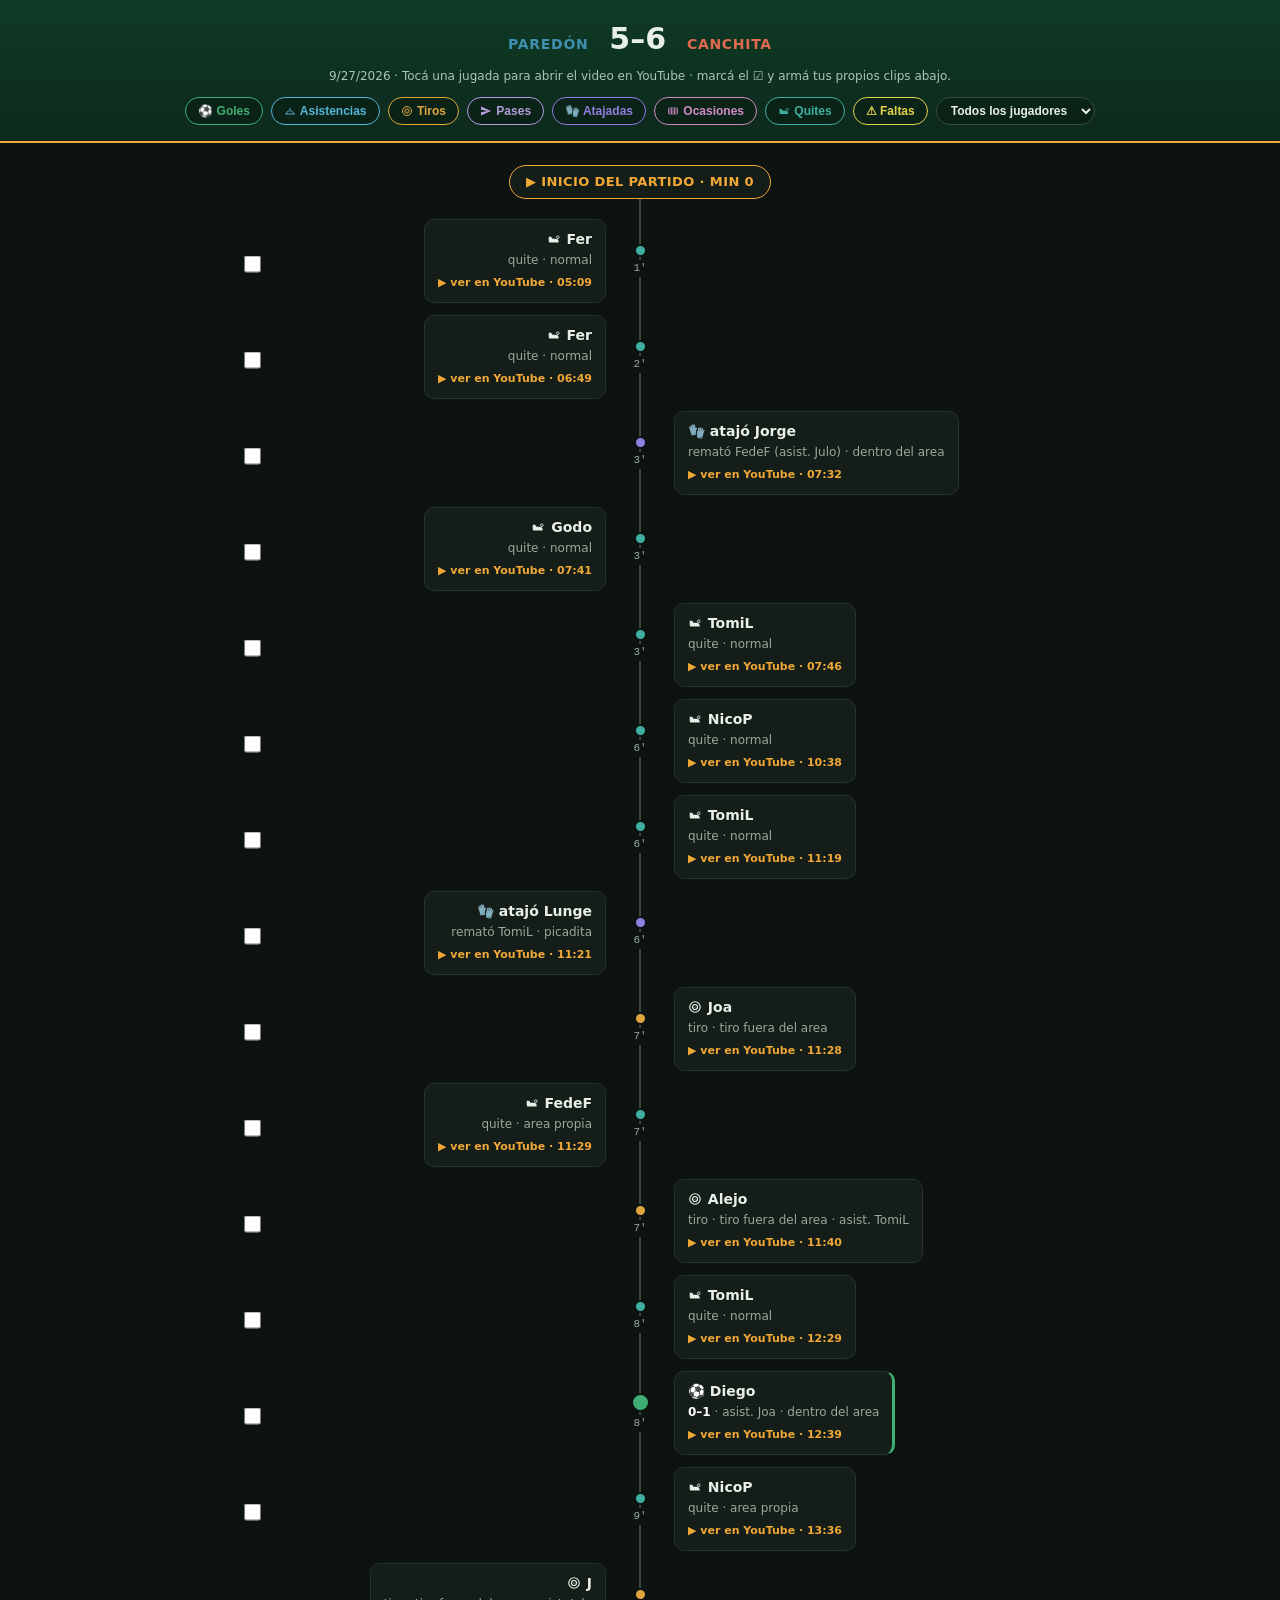
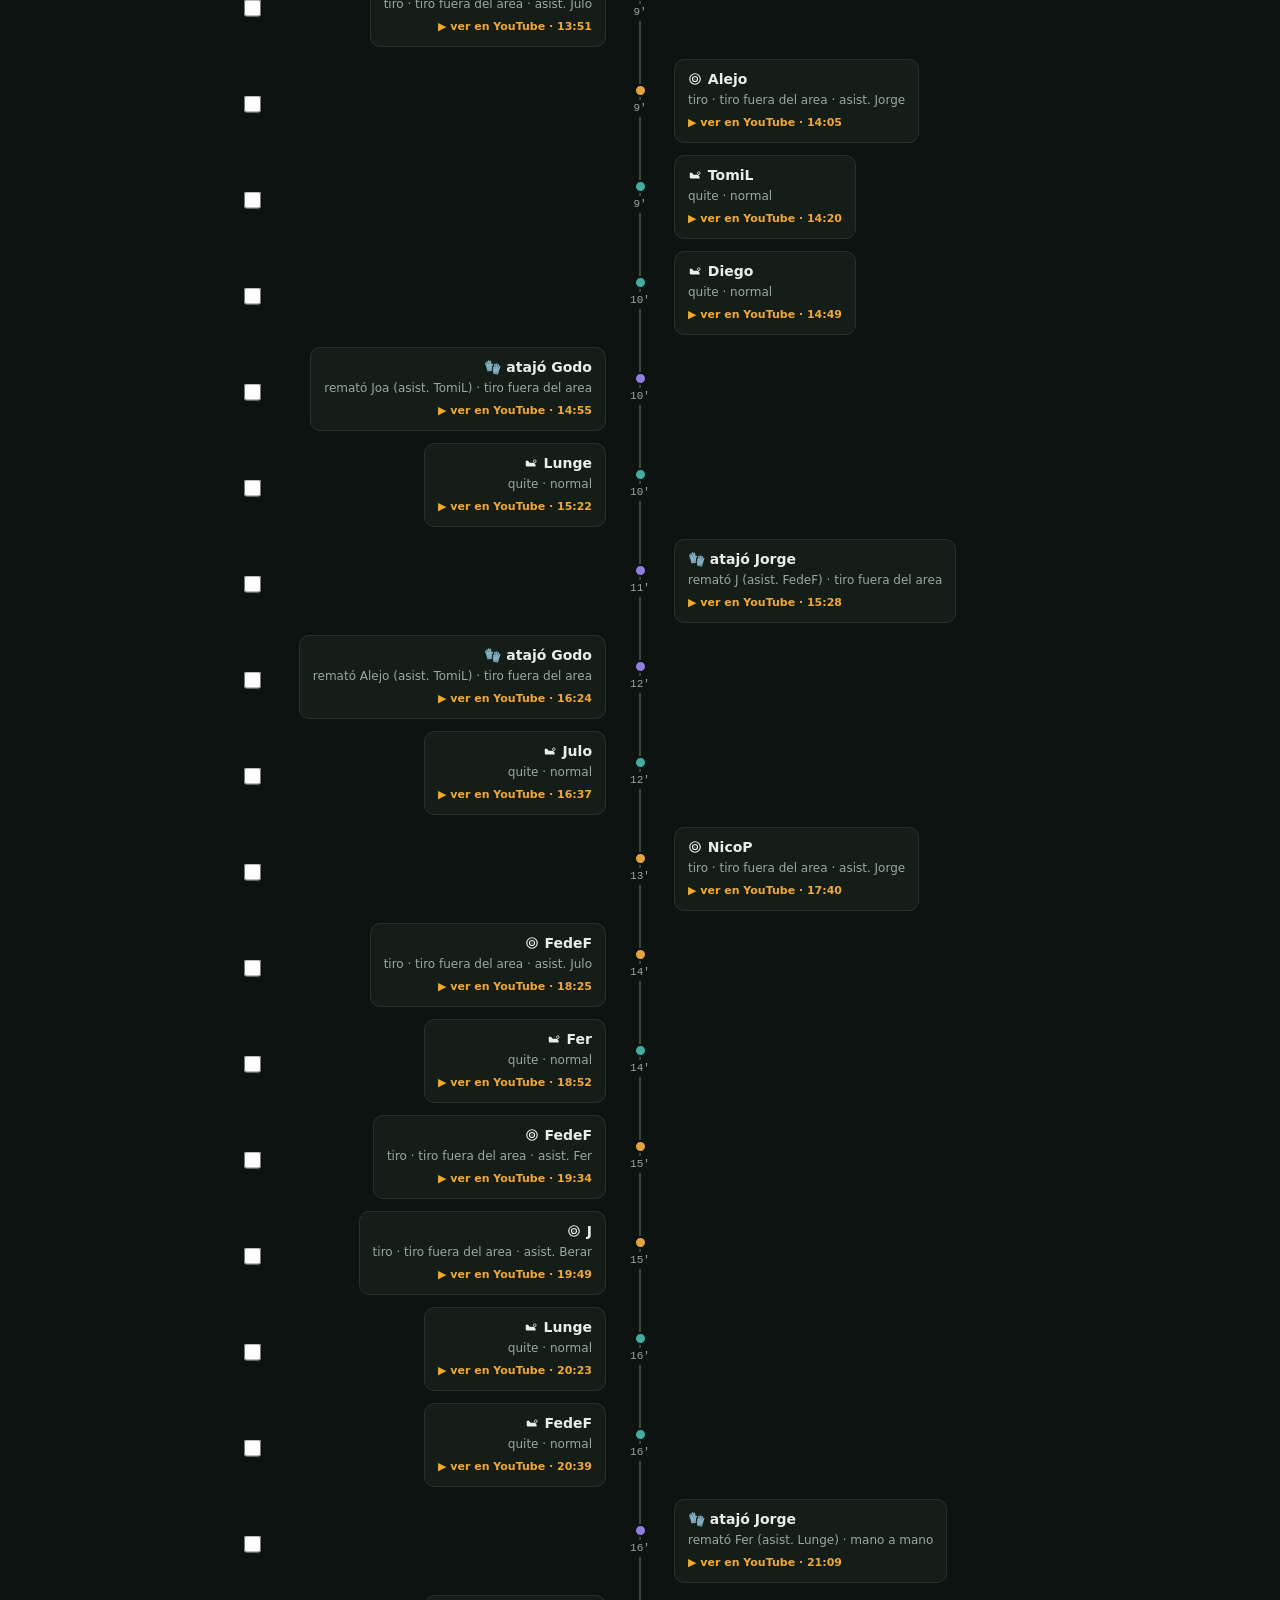
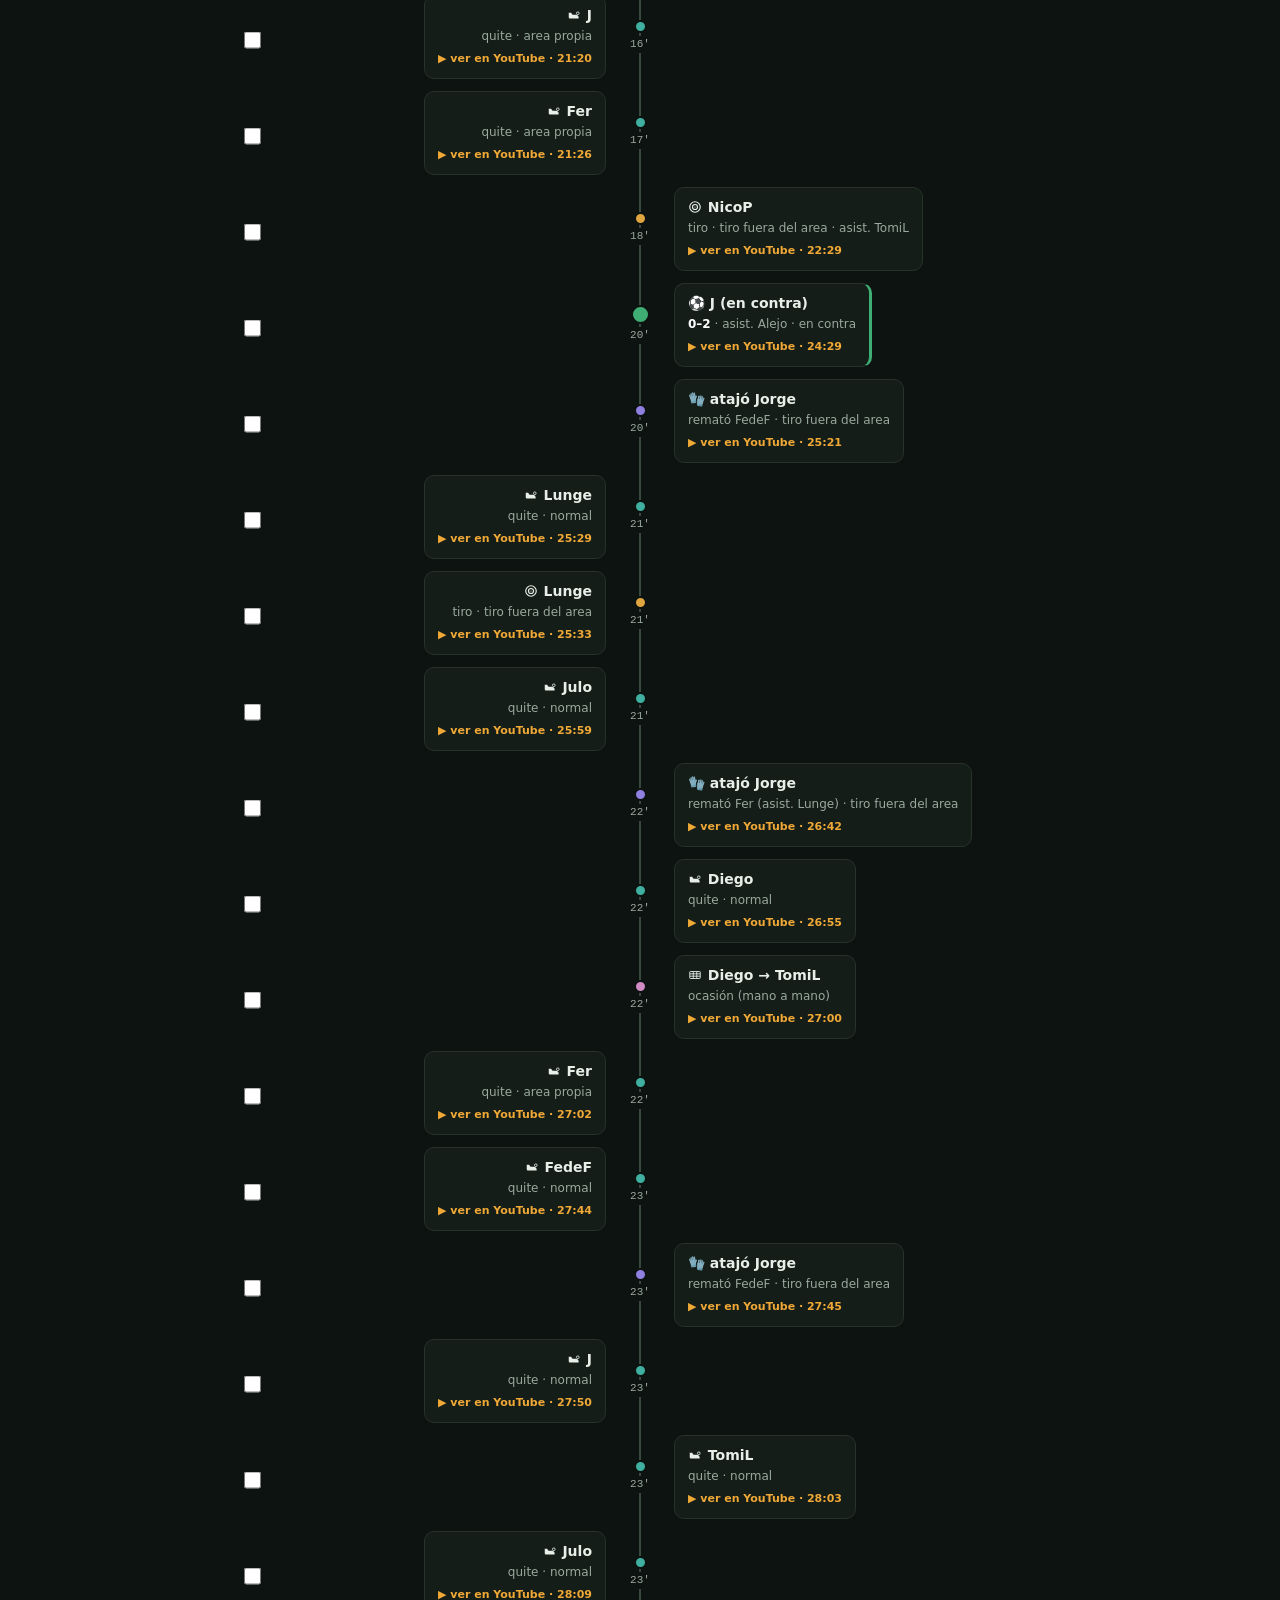
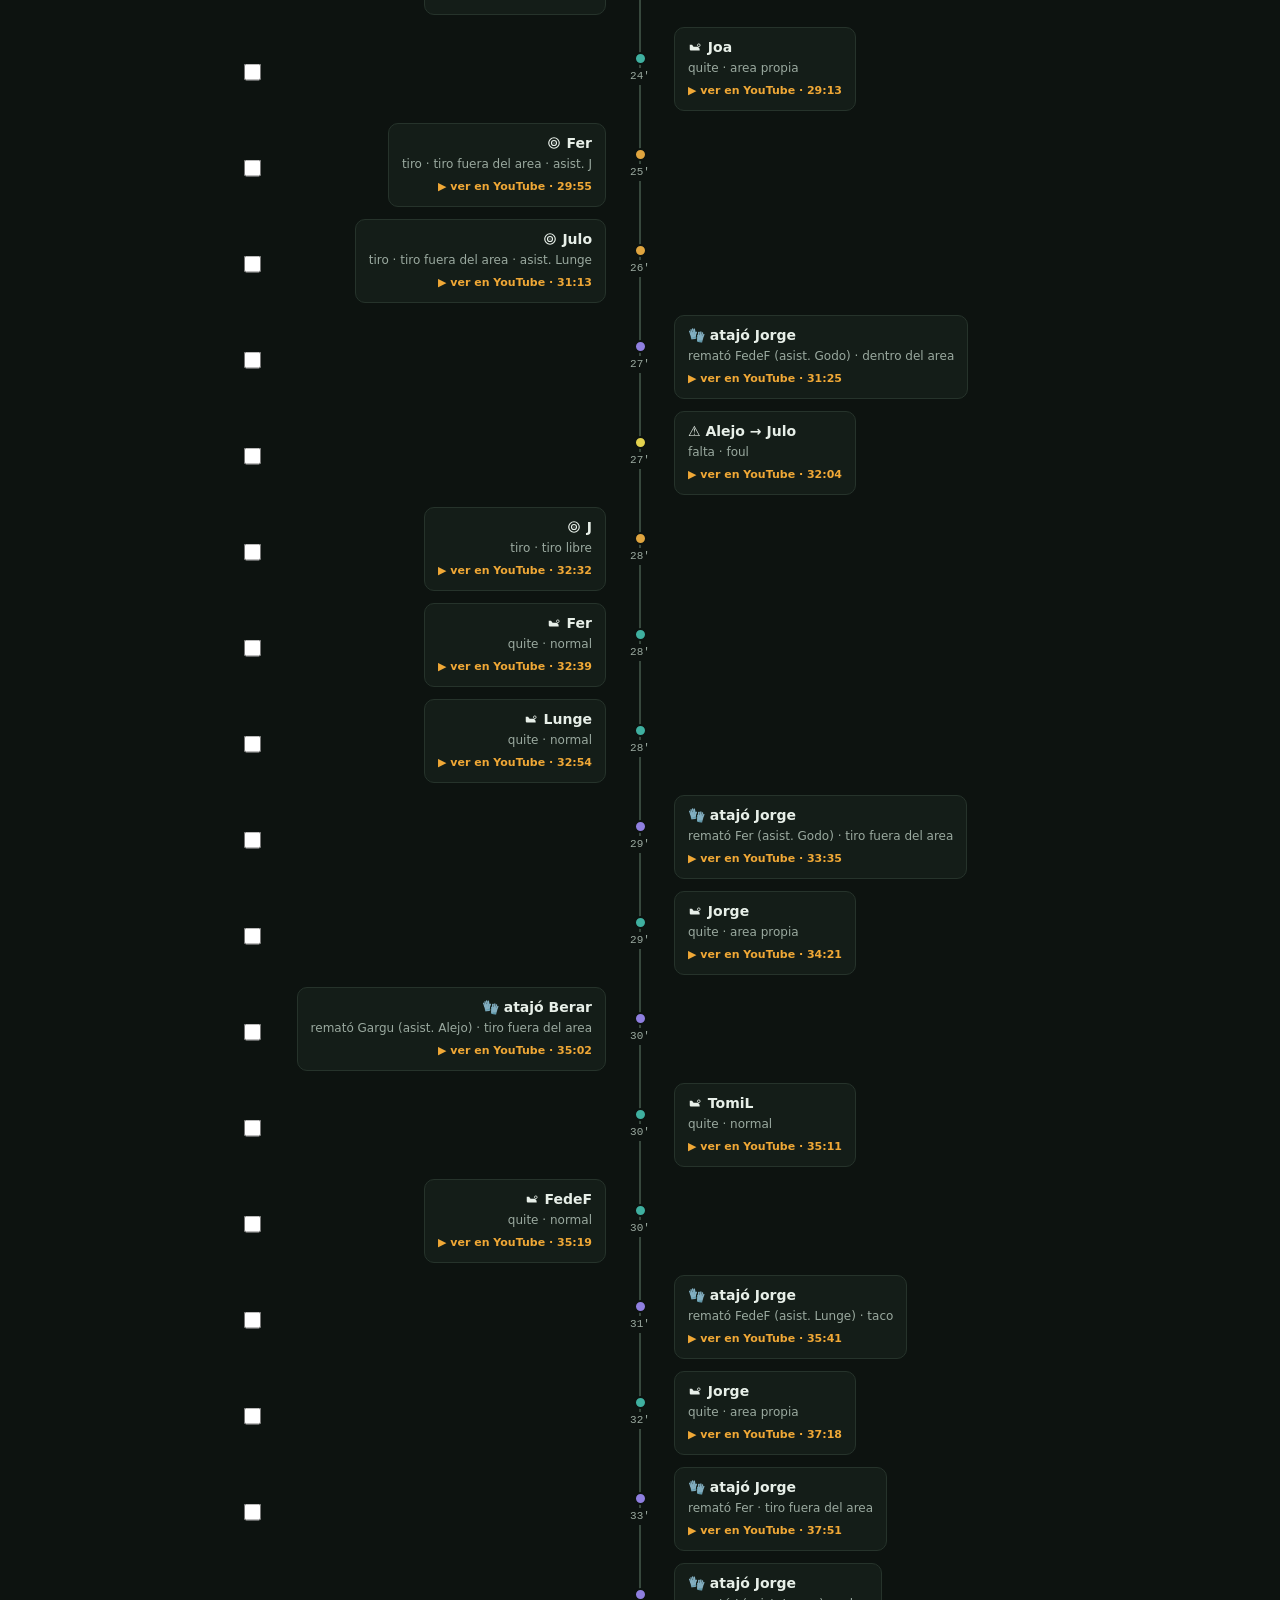
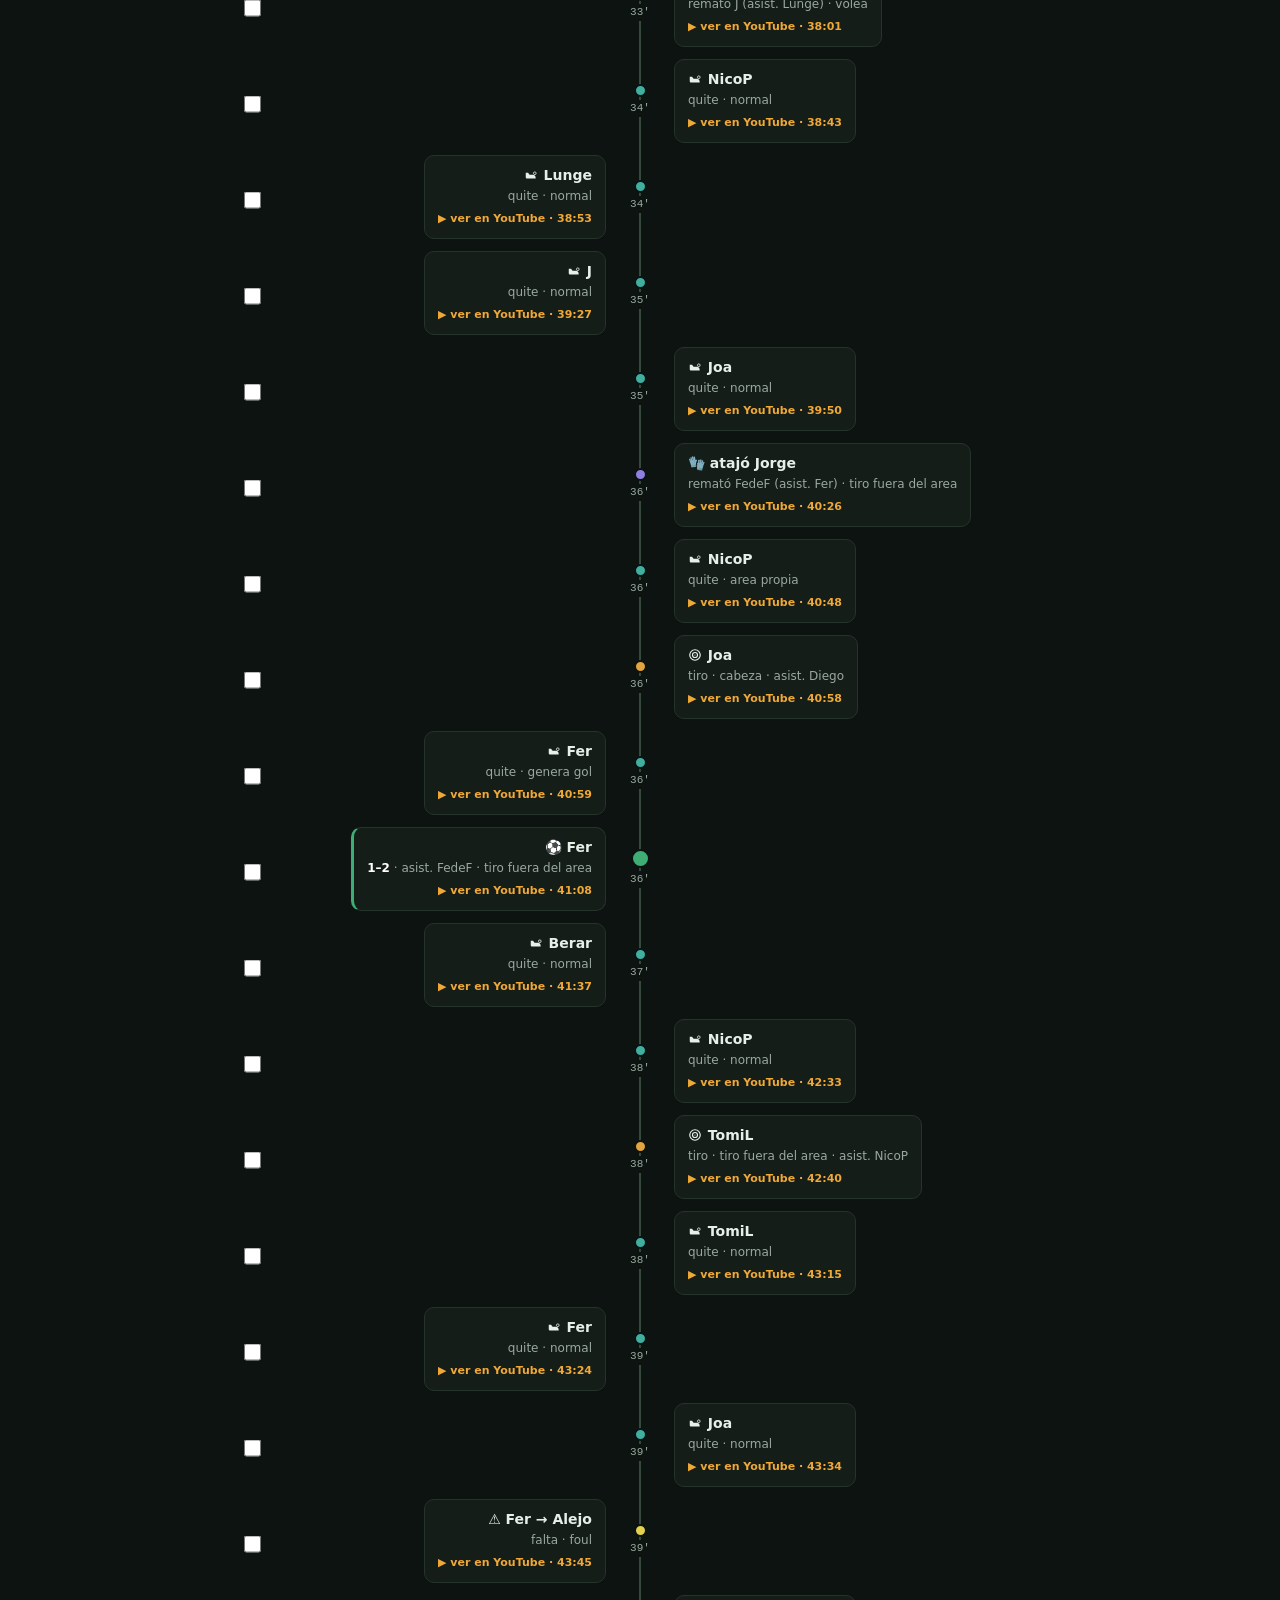
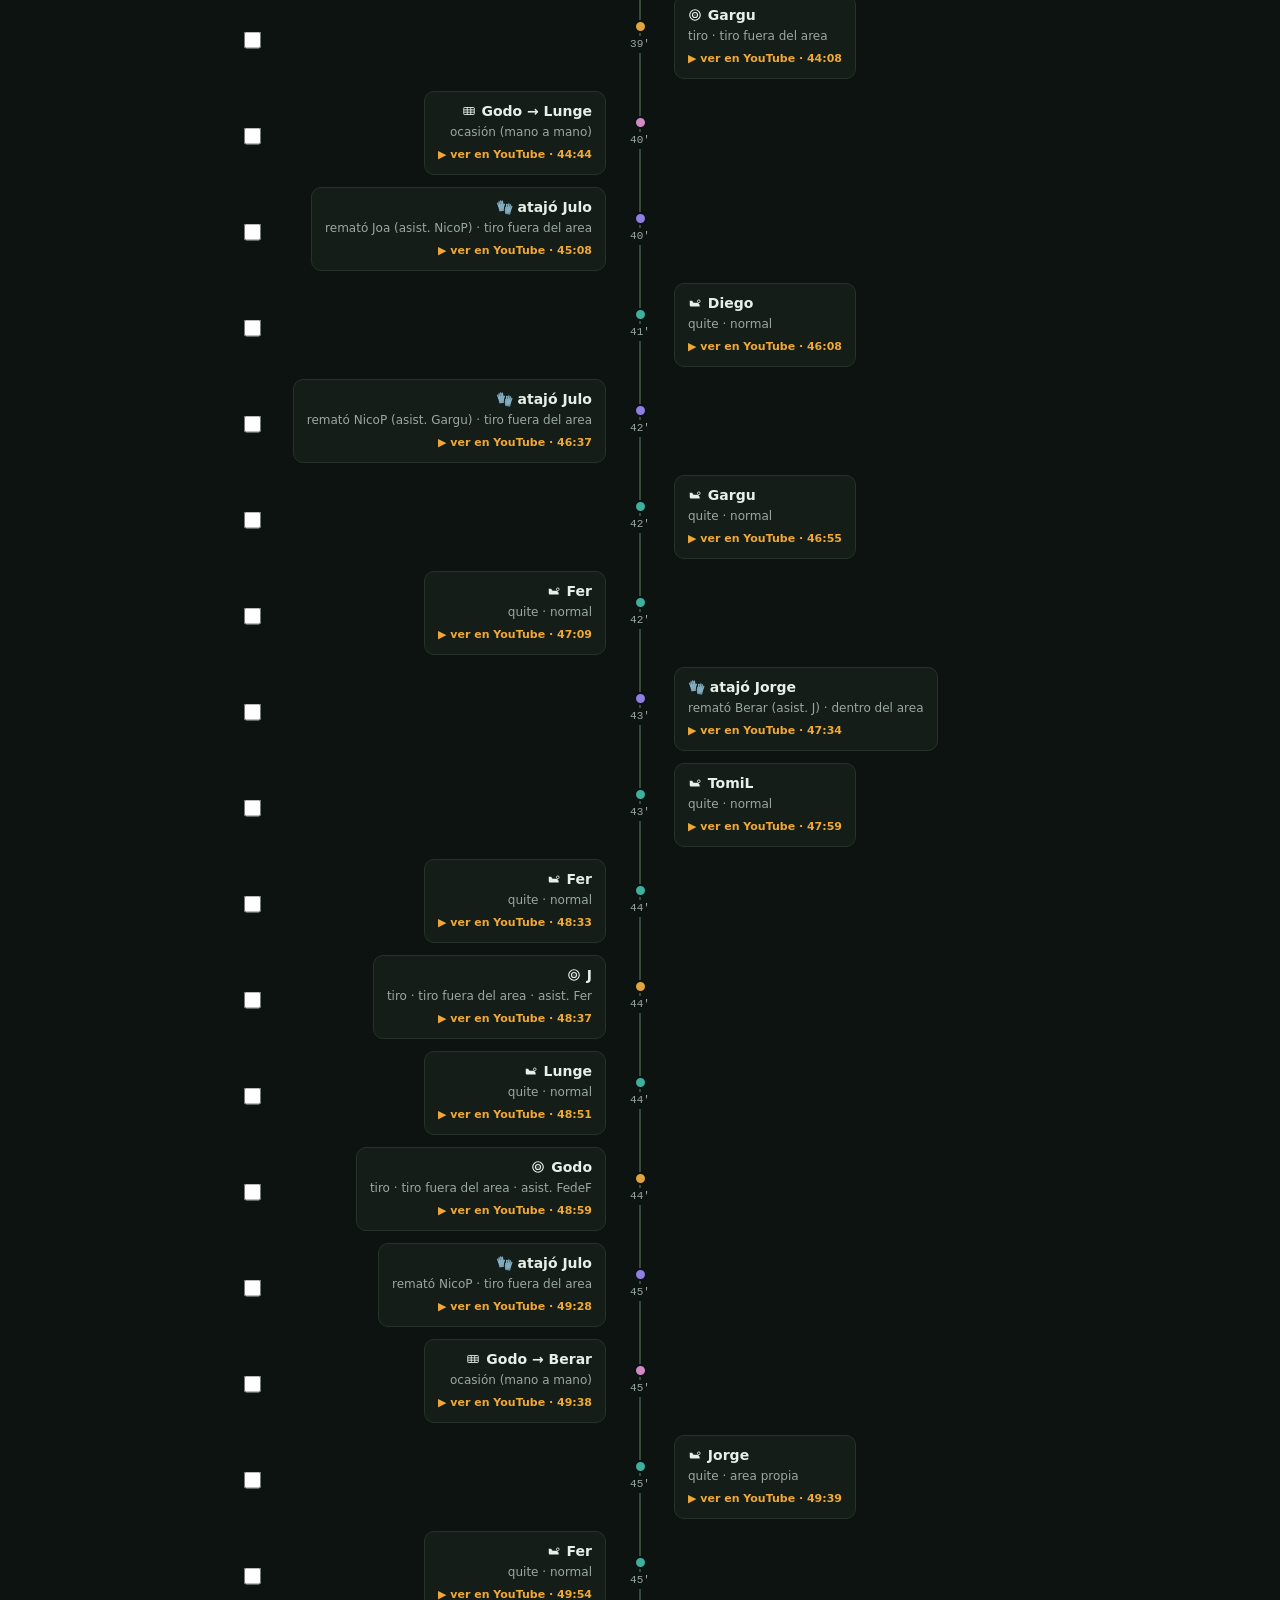
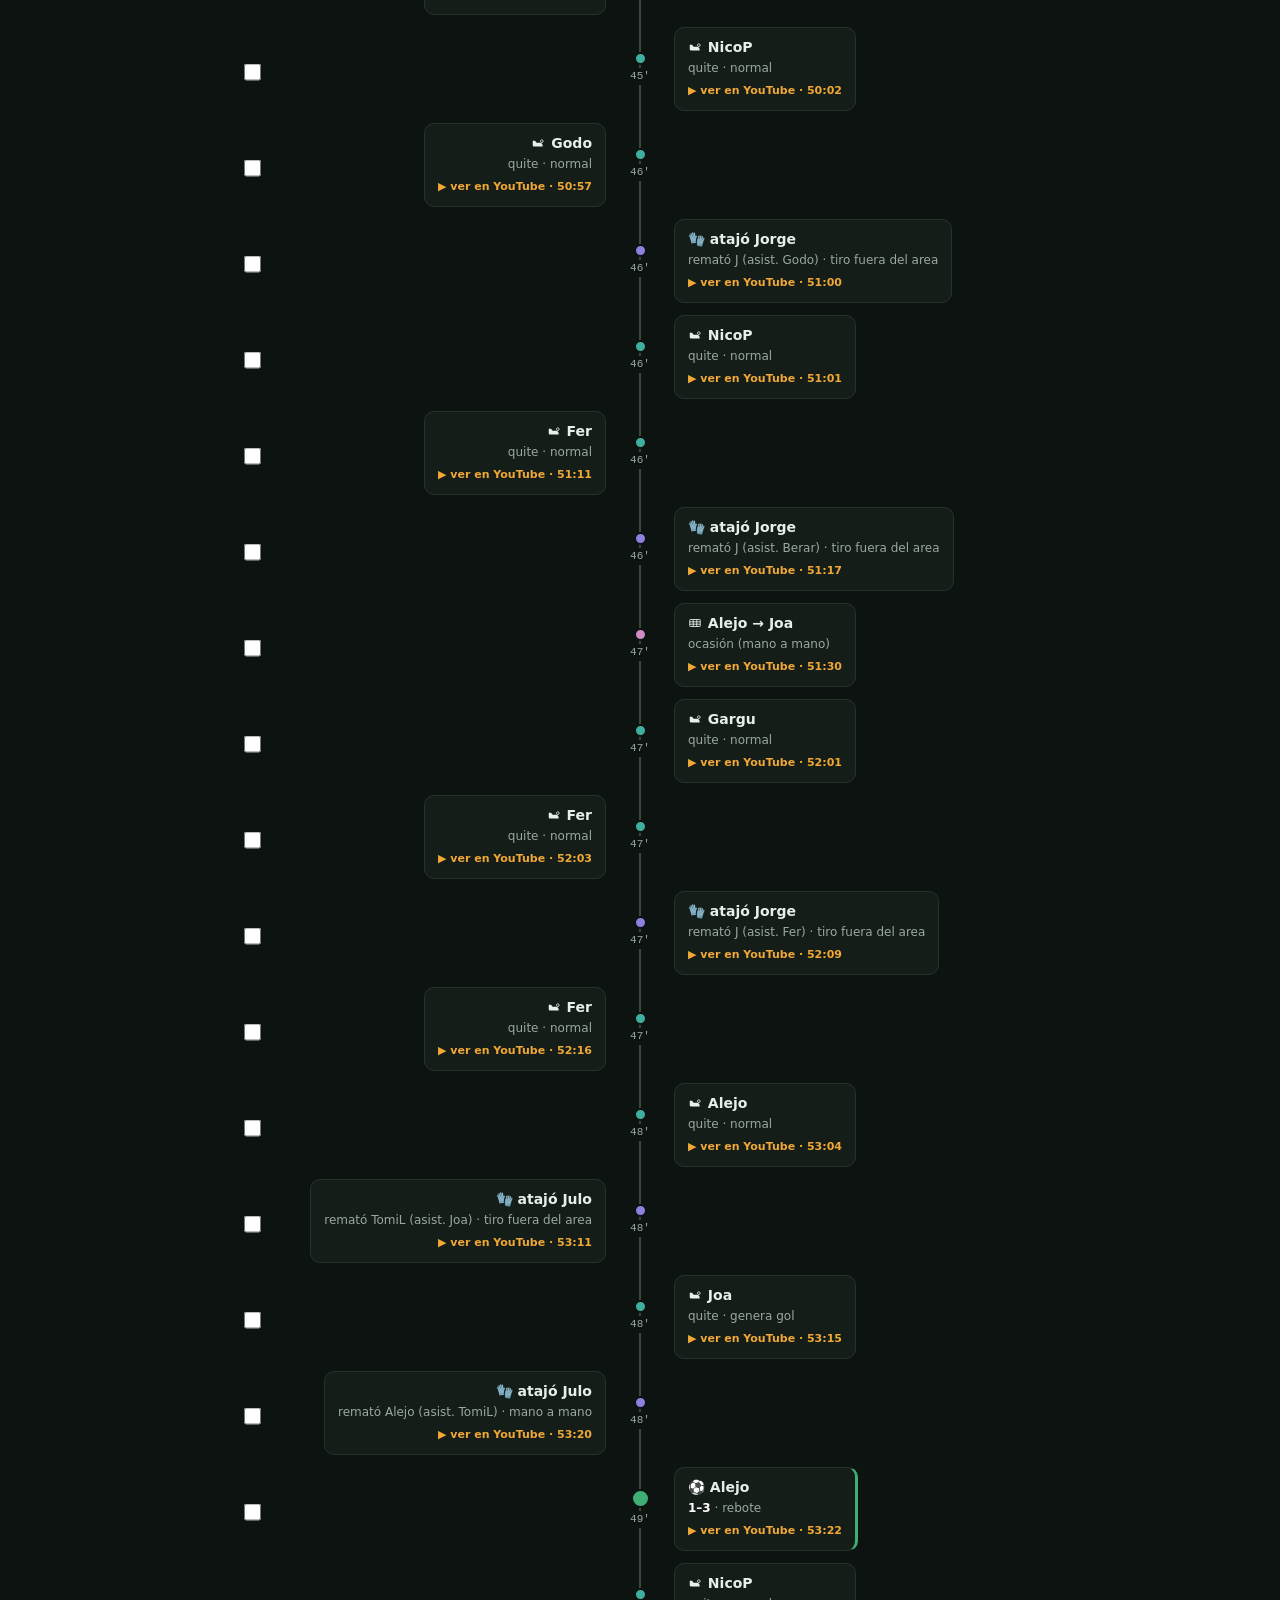
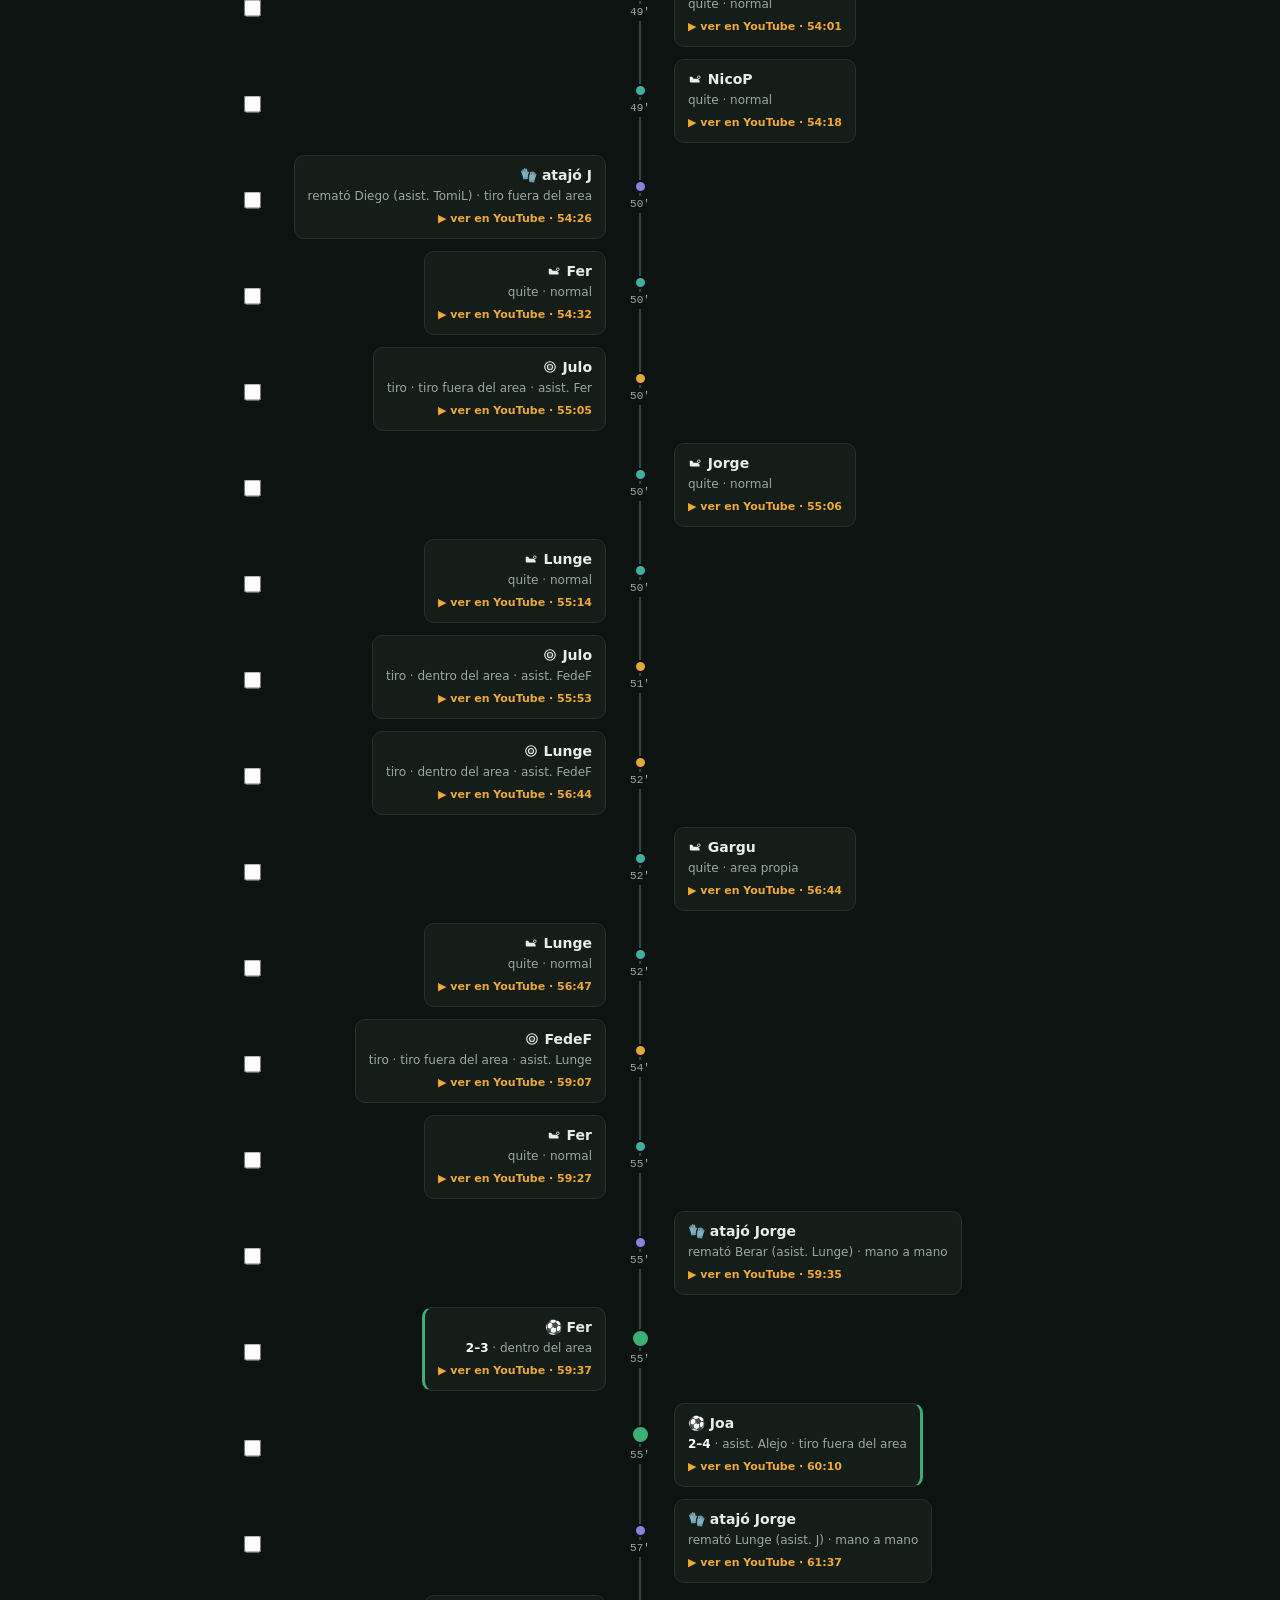
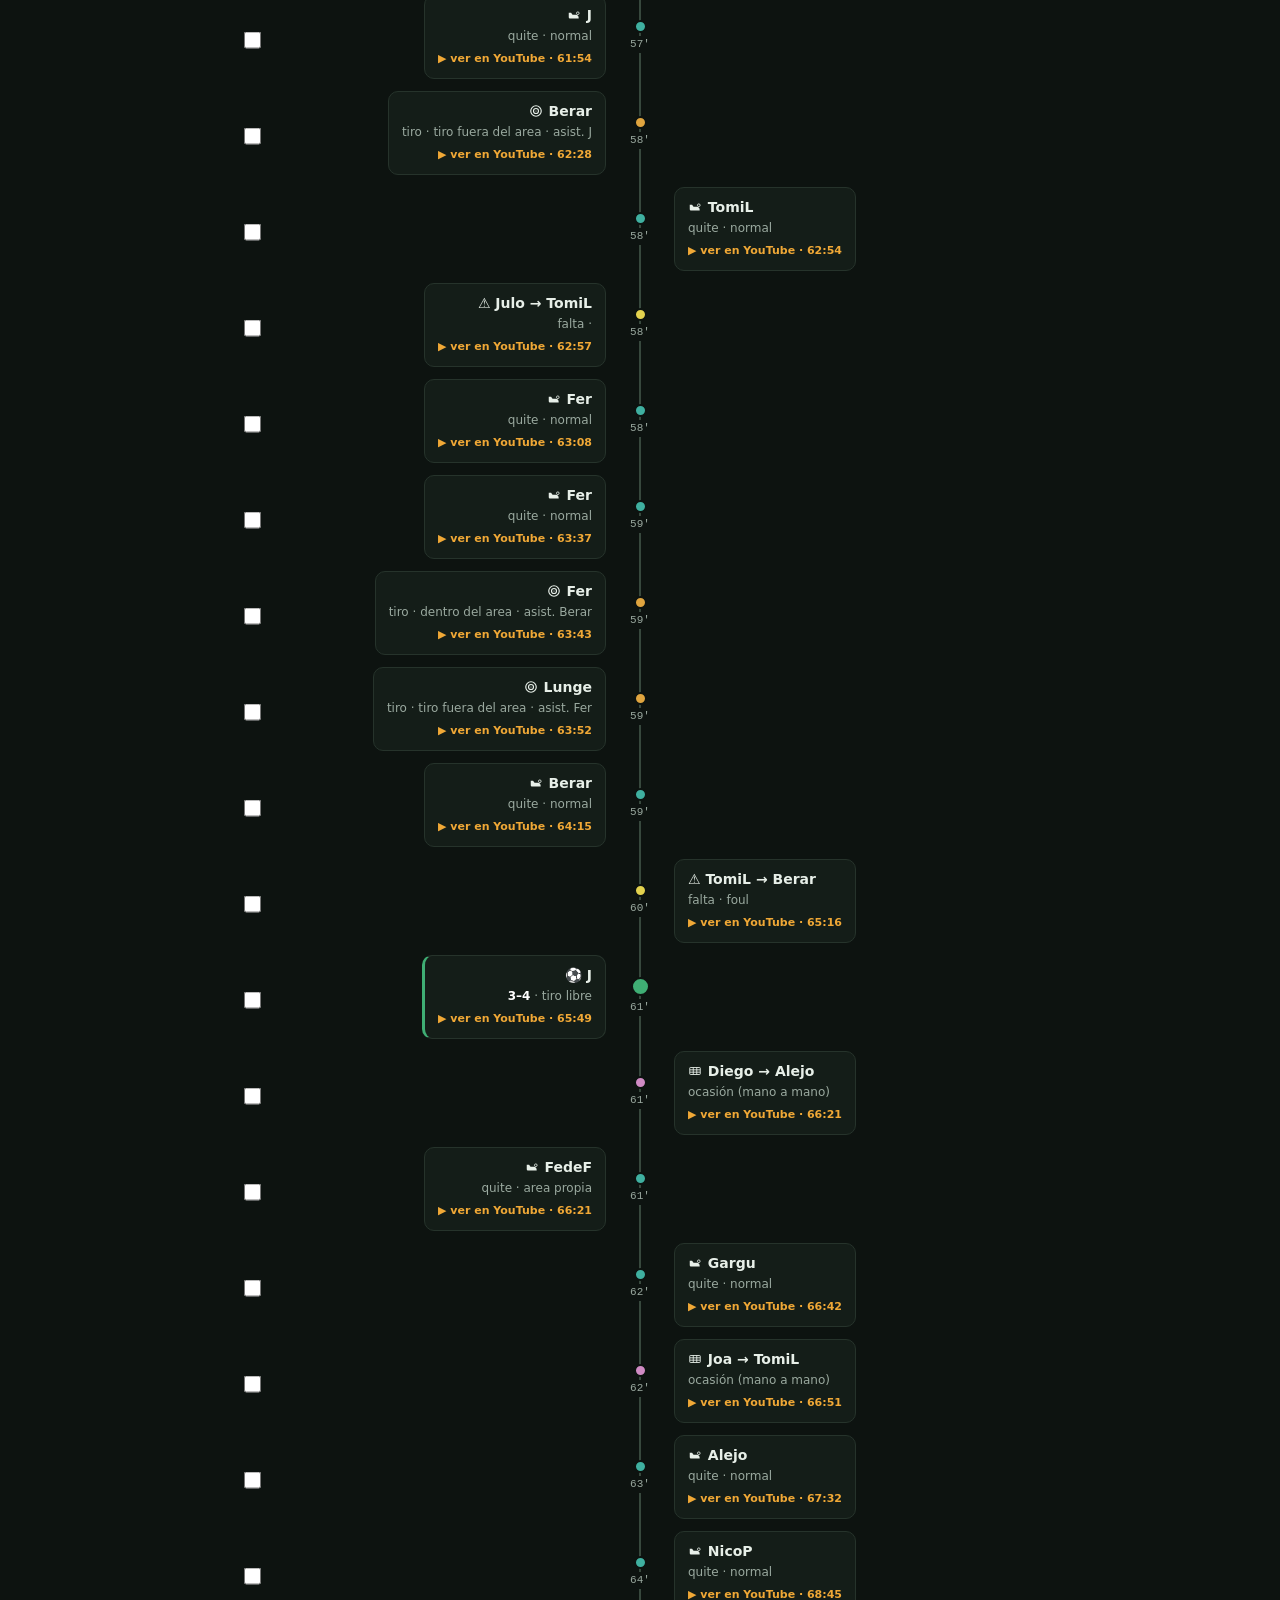
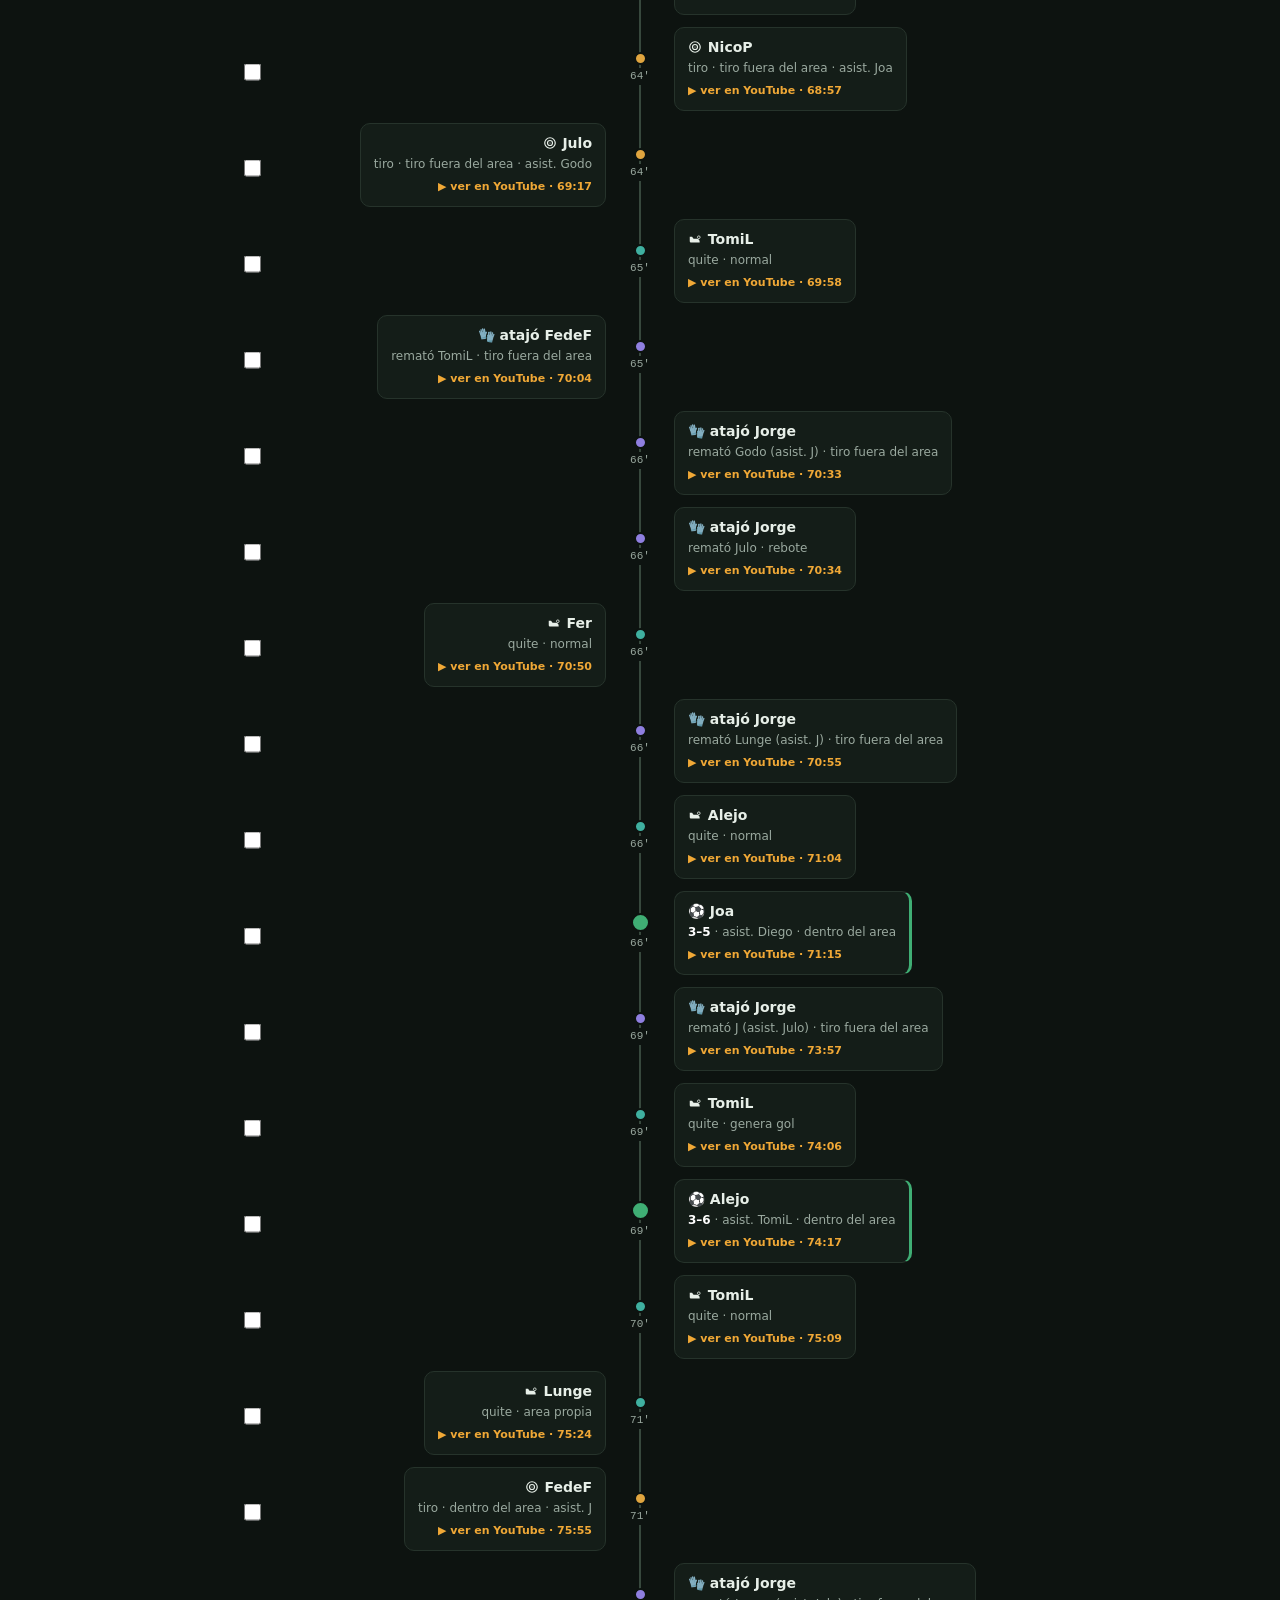
<file: timelines/20260927_timeline.html>
<!doctype html><html lang="es"><head><meta charset="utf-8"><meta name="viewport" content="width=device-width,initial-scale=1"><title>Timeline · Paredón vs Canchita</title><style>*{box-sizing:border-box}body{margin:0;background:#0d1310;color:#e7efe8;font-family:system-ui,-apple-system,"Segoe UI",sans-serif;line-height:1.5}
a{color:inherit;text-decoration:none}
.head{position:sticky;top:0;background:linear-gradient(180deg,#0f3a26,#0d2a1c);border-bottom:2px solid #f0a836;padding:16px;text-align:center;z-index:20}
.sc{font-family:Arial Black,system-ui;font-weight:900;font-size:30px}
.sc .n1{color:#3f8fae}.sc .n2{color:#e06a4f}.tn{font-size:14px;font-weight:800;text-transform:uppercase;letter-spacing:.05em}
.meta{font-size:12px;color:#a9c6b3;margin-top:6px}
.filters{display:flex;gap:8px;justify-content:center;flex-wrap:wrap;margin:12px 0 0}
.filters .f{border:1px solid #37483d;background:rgba(0,0,0,.25);color:#728278;border-radius:20px;padding:5px 12px;font-weight:700;font-size:12px;cursor:pointer}
.filters .f{user-select:none}
.ci{width:1em;height:1em;vertical-align:-0.15em;margin-right:1px;display:inline-block}
.filters .f.on[data-f=gol]{color:#3fae74;border-color:#3fae74}
.filters .f.on[data-f=asist]{color:#56b6d9;border-color:#56b6d9}
.filters .f.on[data-f=pase]{color:#b39ddb;border-color:#b39ddb}
.filters .f.on[data-f=tiro]{color:#e0a53f;border-color:#e0a53f}
.filters .f.on[data-f=atajada]{color:#8f7fe0;border-color:#8f7fe0}
.filters .f.on[data-f=ocasion]{color:#d08bc4;border-color:#d08bc4}
.filters .f.on[data-f=quite]{color:#3fb0a0;border-color:#3fb0a0}
.filters .f.on[data-f=falta]{color:#e3d24e;border-color:#e3d24e}
.filters select{background:rgba(0,0,0,.25);color:#e7efe8;border:1px solid #37483d;border-radius:20px;padding:5px 10px;font-weight:700;font-size:12px}
.filters .allp.on{color:#f0a836;border-color:#f0a836}
.track{max-width:820px;margin:22px auto;position:relative;padding:0 10px}
.track:before{content:"";position:absolute;top:6px;bottom:6px;left:50%;width:2px;background:#37483d;transform:translateX(-50%)}
.rw{position:relative}
.pick{position:absolute;left:0;top:50%;transform:translateY(-50%);z-index:4;width:17px;height:17px;cursor:pointer;accent-color:#f0a836}
.row{display:grid;grid-template-columns:1fr 68px 1fr;align-items:center;margin:12px 0}
.L{display:flex;justify-content:flex-end}.R{display:flex}
.ax{display:flex;flex-direction:column;align-items:center;gap:3px;z-index:1}
.dot{width:13px;height:13px;border-radius:50%;border:2px solid #0d1310}
.dot.gol{width:19px;height:19px;background:#3fae74}.dot.tiro{background:#e0a53f}.dot.atajada{background:#8f7fe0}.dot.falta{background:#e3d24e}.dot.ocasion{background:#d08bc4}.dot.quite{background:#3fb0a0}
.mn{font-family:ui-monospace,monospace;font-size:11px;color:#9aa99f;background:#0d1310;padding:0 4px}
.c{display:inline-block;background:#141d18;border:1px solid #26332b;border-radius:10px;padding:9px 13px;max-width:340px;transition:border-color .12s}
a.row:hover .c{border-color:#3fae74}
.row.left .c{text-align:right}
.c.gol{border-left:3px solid #3fae74}.row.right .c.gol{border-left:1px solid #26332b;border-right:3px solid #3fae74}
.m{display:block;font-weight:700;font-size:14px}.dt{display:block;font-size:12px;color:#9aa99f;margin-top:1px}.dt b{color:#fff}
.pl{display:inline-block;margin-top:5px;font-size:11px;font-weight:700;color:#f0a836}
.bookend{display:block;text-align:center;margin:20px 0;position:relative;z-index:1}
.bookend .bk{display:inline-block;background:#141d18;border:1px solid #f0a836;border-radius:22px;padding:6px 16px;font-family:Arial Black,system-ui;font-weight:900;text-transform:uppercase;letter-spacing:.03em;font-size:13px;color:#f0a836}
a.bookend:hover .bk{background:#16271e}
.sum{max-width:820px;margin:8px auto 40px;padding:0 16px}
.sum h3{font-family:Arial Black,system-ui;font-weight:900;text-transform:uppercase;text-align:center;font-size:20px;color:#fff;margin:26px 0 12px}
.sum-flow{display:flex;gap:10px;justify-content:center;flex-wrap:wrap;margin:0 0 24px}
.sum-flow .pill{font-family:ui-monospace,monospace;font-size:12px;font-weight:700;border-radius:20px;padding:7px 14px;border:1px solid #37483d;background:#141d18}
.sum-flow .pill.p1{color:#3f8fae;border-color:#3f8fae}
.sum-flow .pill.p2{color:#e06a4f;border-color:#e06a4f}
.sum-flow .pill.pe{color:#9aa99f}
.sum-teams{display:grid;grid-template-columns:1fr 1fr;gap:16px}
.sum-team{background:#141d18;border:1px solid #26332b;border-radius:12px;padding:14px 16px}
.sum-team.sum-t1{border-top:3px solid #3f8fae}.sum-team.sum-t2{border-top:3px solid #e06a4f}
.sum-team h4{font-size:13px;text-transform:uppercase;letter-spacing:.05em;margin:0 0 10px;font-weight:800}
.sum-team.sum-t1 h4{color:#3f8fae}.sum-team.sum-t2 h4{color:#e06a4f}
.imp-row{display:flex;justify-content:space-between;align-items:center;gap:10px;padding:6px 0;border-bottom:1px solid #26332b}
.imp-row:last-child{border-bottom:0}
.imp-row .who{font-weight:700;font-size:14px}
.imp-row .st{font-family:ui-monospace,monospace;font-size:12px;color:#9aa99f;white-space:nowrap;text-align:right}
.imp-row{align-items:flex-start}
.imp-x{color:#728278;font-size:10px}
.imp-row .st b{color:#f0a836}
.imp-empty{color:#728278;font-size:13px;padding:6px 0}
.arco{margin-top:10px;font-size:12px;color:#9aa99f;font-family:ui-monospace,monospace;border-top:1px dashed #37483d;padding-top:8px}
.dl{max-width:820px;margin:0 auto 60px;padding:16px;background:#141d18;border:1px solid #26332b;border-radius:12px}
.dl h3{font-family:Arial Black,system-ui;font-weight:900;text-transform:uppercase;font-size:16px;color:#f0a836;margin:0 0 4px}
.dl .sub{font-size:12px;color:#9aa99f;margin:0 0 12px}
.dlctl{display:flex;gap:12px;align-items:center;flex-wrap:wrap;margin-bottom:10px}
.dlctl label{font-family:ui-monospace,monospace;font-size:11px;text-transform:uppercase;letter-spacing:.05em;color:#9aa99f;display:flex;align-items:center;gap:6px}
.dlctl input{width:52px;background:#0d1310;border:1px solid #37483d;border-radius:7px;padding:5px;color:#e7efe8;font-family:ui-monospace,monospace;font-size:13px;text-align:center}
.dlctl select{background:#0d1310;border:1px solid #37483d;border-radius:7px;padding:5px 8px;color:#e7efe8;font-size:13px}
.dlctl button{background:#f0a836;color:#3a2600;border:0;border-radius:8px;padding:9px 15px;font-weight:800;cursor:pointer;font-size:13px}
.dl textarea{width:100%;height:120px;background:#0d1310;border:1px solid #37483d;border-radius:8px;color:#bfe3cd;font-family:ui-monospace,monospace;font-size:11px;padding:8px;resize:vertical;white-space:pre}
.dl-note{font-size:12px;color:#728278;margin:8px 0 0}
.jbtn{background:#141d18;border:1px solid #37483d;color:#9aa99f;border-radius:8px;padding:8px 14px;font-weight:700;cursor:pointer;font-size:13px}
.jbtn:hover{border-color:#f0a836;color:#f0a836}
@media(max-width:600px){.row{grid-template-columns:1fr 46px 1fr}.sum-teams{grid-template-columns:1fr}}</style></head><body><div class="head"><div class="sc"><span class="tn n1">Paredón</span> &nbsp;5–6&nbsp; <span class="tn n2">Canchita</span></div><div class="meta">9/27/2026 · Tocá una jugada para abrir el video en YouTube · marcá el ☑ y armá tus propios clips abajo.</div><div class="filters"><button class="f on" data-f="gol">⚽ Goles</button><button class="f on" data-f="asist"><svg class="ci" viewBox="0 0 24 24" fill="none" stroke="currentColor" stroke-width="1.8" stroke-linecap="round"><path d="M3 18h18"/><path d="M5 18a7 7 0 0 1 14 0"/><path d="M12 6.3v2.2"/></svg> Asistencias</button><button class="f on" data-f="tiro"><svg class="ci" viewBox="0 0 24 24" fill="none" stroke="currentColor" stroke-width="2"><circle cx="12" cy="12" r="9"/><circle cx="12" cy="12" r="4.3"/><circle cx="12" cy="12" r="1" fill="currentColor" stroke="none"/></svg> Tiros</button><button class="f on" data-f="pase"><svg class="ci" viewBox="0 0 24 24"><path fill="currentColor" d="M2 21l20-9L2 3v6.5L15 12 2 14.5z"/></svg> Pases</button><button class="f on" data-f="atajada">🧤 Atajadas</button><button class="f on" data-f="ocasion"><svg class="ci" viewBox="0 0 24 24" fill="none" stroke="currentColor" stroke-width="1.5"><rect x="3" y="6" width="18" height="12" rx="1"/><path d="M3 10h18M3 14h18M9 6v12M15 6v12"/></svg> Ocasiones</button><button class="f on" data-f="quite"><svg class="ci" viewBox="0 0 24 24"><path fill="currentColor" d="M3 8h4l2.5 3.5H15c2.8 0 5 2.2 5 5V18H5a2 2 0 0 1-2-2z"/><circle cx="18.5" cy="9" r="2.3" fill="none" stroke="currentColor" stroke-width="1.4"/></svg> Quites</button><button class="f on" data-f="falta">⚠ Faltas</button><select><option value="">Todos los jugadores</option><option value="J">J</option><option value="Berar">Berar</option><option value="Lunge">Lunge</option><option value="Godo">Godo</option><option value="Fer">Fer</option><option value="Julo">Julo</option><option value="FedeF">FedeF</option><option value="NicoP">NicoP</option><option value="Jorge">Jorge</option><option value="TomiL">TomiL</option><option value="Alejo">Alejo</option><option value="Joa">Joa</option><option value="Gargu">Gargu</option><option value="Diego">Diego</option></select></div></div><div class="track" id="track"><a class="bookend" href="https://www.youtube.com/watch?v=R_L6BfX9jwo&t=292s" target="_blank" rel="noopener"><span class="bk">▶ Inicio del partido · min 0</span></a><div class="rw"><input type="checkbox" class="pick" data-i="0"><a class="row left" href="https://www.youtube.com/watch?v=R_L6BfX9jwo&t=309s" target="_blank" rel="noopener"><span class="L"><span class="c quite"><span class="m"><svg class="ci" viewBox="0 0 24 24"><path fill="currentColor" d="M3 8h4l2.5 3.5H15c2.8 0 5 2.2 5 5V18H5a2 2 0 0 1-2-2z"/><circle cx="18.5" cy="9" r="2.3" fill="none" stroke="currentColor" stroke-width="1.4"/></svg> Fer</span><span class="dt">quite · normal</span><span class="pl">▶ ver en YouTube · 05:09</span></span></span><span class="ax"><span class="dot quite"></span><span class="mn">1'</span></span><span class="R"></span></a></div><div class="rw"><input type="checkbox" class="pick" data-i="1"><a class="row left" href="https://www.youtube.com/watch?v=R_L6BfX9jwo&t=409s" target="_blank" rel="noopener"><span class="L"><span class="c quite"><span class="m"><svg class="ci" viewBox="0 0 24 24"><path fill="currentColor" d="M3 8h4l2.5 3.5H15c2.8 0 5 2.2 5 5V18H5a2 2 0 0 1-2-2z"/><circle cx="18.5" cy="9" r="2.3" fill="none" stroke="currentColor" stroke-width="1.4"/></svg> Fer</span><span class="dt">quite · normal</span><span class="pl">▶ ver en YouTube · 06:49</span></span></span><span class="ax"><span class="dot quite"></span><span class="mn">2'</span></span><span class="R"></span></a></div><div class="rw"><input type="checkbox" class="pick" data-i="2"><a class="row right" href="https://www.youtube.com/watch?v=R_L6BfX9jwo&t=452s" target="_blank" rel="noopener"><span class="L"></span><span class="ax"><span class="dot atajada"></span><span class="mn">3'</span></span><span class="R"><span class="c atajada"><span class="m">🧤 atajó Jorge</span><span class="dt">remató FedeF (asist. Julo) · dentro del area</span><span class="pl">▶ ver en YouTube · 07:32</span></span></span></a></div><div class="rw"><input type="checkbox" class="pick" data-i="3"><a class="row left" href="https://www.youtube.com/watch?v=R_L6BfX9jwo&t=461s" target="_blank" rel="noopener"><span class="L"><span class="c quite"><span class="m"><svg class="ci" viewBox="0 0 24 24"><path fill="currentColor" d="M3 8h4l2.5 3.5H15c2.8 0 5 2.2 5 5V18H5a2 2 0 0 1-2-2z"/><circle cx="18.5" cy="9" r="2.3" fill="none" stroke="currentColor" stroke-width="1.4"/></svg> Godo</span><span class="dt">quite · normal</span><span class="pl">▶ ver en YouTube · 07:41</span></span></span><span class="ax"><span class="dot quite"></span><span class="mn">3'</span></span><span class="R"></span></a></div><div class="rw"><input type="checkbox" class="pick" data-i="4"><a class="row right" href="https://www.youtube.com/watch?v=R_L6BfX9jwo&t=466s" target="_blank" rel="noopener"><span class="L"></span><span class="ax"><span class="dot quite"></span><span class="mn">3'</span></span><span class="R"><span class="c quite"><span class="m"><svg class="ci" viewBox="0 0 24 24"><path fill="currentColor" d="M3 8h4l2.5 3.5H15c2.8 0 5 2.2 5 5V18H5a2 2 0 0 1-2-2z"/><circle cx="18.5" cy="9" r="2.3" fill="none" stroke="currentColor" stroke-width="1.4"/></svg> TomiL</span><span class="dt">quite · normal</span><span class="pl">▶ ver en YouTube · 07:46</span></span></span></a></div><div class="rw"><input type="checkbox" class="pick" data-i="5"><a class="row right" href="https://www.youtube.com/watch?v=R_L6BfX9jwo&t=638s" target="_blank" rel="noopener"><span class="L"></span><span class="ax"><span class="dot quite"></span><span class="mn">6'</span></span><span class="R"><span class="c quite"><span class="m"><svg class="ci" viewBox="0 0 24 24"><path fill="currentColor" d="M3 8h4l2.5 3.5H15c2.8 0 5 2.2 5 5V18H5a2 2 0 0 1-2-2z"/><circle cx="18.5" cy="9" r="2.3" fill="none" stroke="currentColor" stroke-width="1.4"/></svg> NicoP</span><span class="dt">quite · normal</span><span class="pl">▶ ver en YouTube · 10:38</span></span></span></a></div><div class="rw"><input type="checkbox" class="pick" data-i="6"><a class="row right" href="https://www.youtube.com/watch?v=R_L6BfX9jwo&t=679s" target="_blank" rel="noopener"><span class="L"></span><span class="ax"><span class="dot quite"></span><span class="mn">6'</span></span><span class="R"><span class="c quite"><span class="m"><svg class="ci" viewBox="0 0 24 24"><path fill="currentColor" d="M3 8h4l2.5 3.5H15c2.8 0 5 2.2 5 5V18H5a2 2 0 0 1-2-2z"/><circle cx="18.5" cy="9" r="2.3" fill="none" stroke="currentColor" stroke-width="1.4"/></svg> TomiL</span><span class="dt">quite · normal</span><span class="pl">▶ ver en YouTube · 11:19</span></span></span></a></div><div class="rw"><input type="checkbox" class="pick" data-i="7"><a class="row left" href="https://www.youtube.com/watch?v=R_L6BfX9jwo&t=681s" target="_blank" rel="noopener"><span class="L"><span class="c atajada"><span class="m">🧤 atajó Lunge</span><span class="dt">remató TomiL · picadita</span><span class="pl">▶ ver en YouTube · 11:21</span></span></span><span class="ax"><span class="dot atajada"></span><span class="mn">6'</span></span><span class="R"></span></a></div><div class="rw"><input type="checkbox" class="pick" data-i="8"><a class="row right" href="https://www.youtube.com/watch?v=R_L6BfX9jwo&t=688s" target="_blank" rel="noopener"><span class="L"></span><span class="ax"><span class="dot tiro"></span><span class="mn">7'</span></span><span class="R"><span class="c tiro"><span class="m"><svg class="ci" viewBox="0 0 24 24" fill="none" stroke="currentColor" stroke-width="2"><circle cx="12" cy="12" r="9"/><circle cx="12" cy="12" r="4.3"/><circle cx="12" cy="12" r="1" fill="currentColor" stroke="none"/></svg> Joa</span><span class="dt">tiro · tiro fuera del area</span><span class="pl">▶ ver en YouTube · 11:28</span></span></span></a></div><div class="rw"><input type="checkbox" class="pick" data-i="9"><a class="row left" href="https://www.youtube.com/watch?v=R_L6BfX9jwo&t=689s" target="_blank" rel="noopener"><span class="L"><span class="c quite"><span class="m"><svg class="ci" viewBox="0 0 24 24"><path fill="currentColor" d="M3 8h4l2.5 3.5H15c2.8 0 5 2.2 5 5V18H5a2 2 0 0 1-2-2z"/><circle cx="18.5" cy="9" r="2.3" fill="none" stroke="currentColor" stroke-width="1.4"/></svg> FedeF</span><span class="dt">quite · area propia</span><span class="pl">▶ ver en YouTube · 11:29</span></span></span><span class="ax"><span class="dot quite"></span><span class="mn">7'</span></span><span class="R"></span></a></div><div class="rw"><input type="checkbox" class="pick" data-i="10"><a class="row right" href="https://www.youtube.com/watch?v=R_L6BfX9jwo&t=700s" target="_blank" rel="noopener"><span class="L"></span><span class="ax"><span class="dot tiro"></span><span class="mn">7'</span></span><span class="R"><span class="c tiro"><span class="m"><svg class="ci" viewBox="0 0 24 24" fill="none" stroke="currentColor" stroke-width="2"><circle cx="12" cy="12" r="9"/><circle cx="12" cy="12" r="4.3"/><circle cx="12" cy="12" r="1" fill="currentColor" stroke="none"/></svg> Alejo</span><span class="dt">tiro · tiro fuera del area · asist. TomiL</span><span class="pl">▶ ver en YouTube · 11:40</span></span></span></a></div><div class="rw"><input type="checkbox" class="pick" data-i="11"><a class="row right" href="https://www.youtube.com/watch?v=R_L6BfX9jwo&t=749s" target="_blank" rel="noopener"><span class="L"></span><span class="ax"><span class="dot quite"></span><span class="mn">8'</span></span><span class="R"><span class="c quite"><span class="m"><svg class="ci" viewBox="0 0 24 24"><path fill="currentColor" d="M3 8h4l2.5 3.5H15c2.8 0 5 2.2 5 5V18H5a2 2 0 0 1-2-2z"/><circle cx="18.5" cy="9" r="2.3" fill="none" stroke="currentColor" stroke-width="1.4"/></svg> TomiL</span><span class="dt">quite · normal</span><span class="pl">▶ ver en YouTube · 12:29</span></span></span></a></div><div class="rw"><input type="checkbox" class="pick" data-i="12"><a class="row right" href="https://www.youtube.com/watch?v=R_L6BfX9jwo&t=759s" target="_blank" rel="noopener"><span class="L"></span><span class="ax"><span class="dot gol"></span><span class="mn">8'</span></span><span class="R"><span class="c gol"><span class="m">⚽ Diego</span><span class="dt"><b>0–1</b> · asist. Joa · dentro del area</span><span class="pl">▶ ver en YouTube · 12:39</span></span></span></a></div><div class="rw"><input type="checkbox" class="pick" data-i="13"><a class="row right" href="https://www.youtube.com/watch?v=R_L6BfX9jwo&t=816s" target="_blank" rel="noopener"><span class="L"></span><span class="ax"><span class="dot quite"></span><span class="mn">9'</span></span><span class="R"><span class="c quite"><span class="m"><svg class="ci" viewBox="0 0 24 24"><path fill="currentColor" d="M3 8h4l2.5 3.5H15c2.8 0 5 2.2 5 5V18H5a2 2 0 0 1-2-2z"/><circle cx="18.5" cy="9" r="2.3" fill="none" stroke="currentColor" stroke-width="1.4"/></svg> NicoP</span><span class="dt">quite · area propia</span><span class="pl">▶ ver en YouTube · 13:36</span></span></span></a></div><div class="rw"><input type="checkbox" class="pick" data-i="14"><a class="row left" href="https://www.youtube.com/watch?v=R_L6BfX9jwo&t=831s" target="_blank" rel="noopener"><span class="L"><span class="c tiro"><span class="m"><svg class="ci" viewBox="0 0 24 24" fill="none" stroke="currentColor" stroke-width="2"><circle cx="12" cy="12" r="9"/><circle cx="12" cy="12" r="4.3"/><circle cx="12" cy="12" r="1" fill="currentColor" stroke="none"/></svg> J</span><span class="dt">tiro · tiro fuera del area · asist. Julo</span><span class="pl">▶ ver en YouTube · 13:51</span></span></span><span class="ax"><span class="dot tiro"></span><span class="mn">9'</span></span><span class="R"></span></a></div><div class="rw"><input type="checkbox" class="pick" data-i="15"><a class="row right" href="https://www.youtube.com/watch?v=R_L6BfX9jwo&t=845s" target="_blank" rel="noopener"><span class="L"></span><span class="ax"><span class="dot tiro"></span><span class="mn">9'</span></span><span class="R"><span class="c tiro"><span class="m"><svg class="ci" viewBox="0 0 24 24" fill="none" stroke="currentColor" stroke-width="2"><circle cx="12" cy="12" r="9"/><circle cx="12" cy="12" r="4.3"/><circle cx="12" cy="12" r="1" fill="currentColor" stroke="none"/></svg> Alejo</span><span class="dt">tiro · tiro fuera del area · asist. Jorge</span><span class="pl">▶ ver en YouTube · 14:05</span></span></span></a></div><div class="rw"><input type="checkbox" class="pick" data-i="16"><a class="row right" href="https://www.youtube.com/watch?v=R_L6BfX9jwo&t=860s" target="_blank" rel="noopener"><span class="L"></span><span class="ax"><span class="dot quite"></span><span class="mn">9'</span></span><span class="R"><span class="c quite"><span class="m"><svg class="ci" viewBox="0 0 24 24"><path fill="currentColor" d="M3 8h4l2.5 3.5H15c2.8 0 5 2.2 5 5V18H5a2 2 0 0 1-2-2z"/><circle cx="18.5" cy="9" r="2.3" fill="none" stroke="currentColor" stroke-width="1.4"/></svg> TomiL</span><span class="dt">quite · normal</span><span class="pl">▶ ver en YouTube · 14:20</span></span></span></a></div><div class="rw"><input type="checkbox" class="pick" data-i="17"><a class="row right" href="https://www.youtube.com/watch?v=R_L6BfX9jwo&t=889s" target="_blank" rel="noopener"><span class="L"></span><span class="ax"><span class="dot quite"></span><span class="mn">10'</span></span><span class="R"><span class="c quite"><span class="m"><svg class="ci" viewBox="0 0 24 24"><path fill="currentColor" d="M3 8h4l2.5 3.5H15c2.8 0 5 2.2 5 5V18H5a2 2 0 0 1-2-2z"/><circle cx="18.5" cy="9" r="2.3" fill="none" stroke="currentColor" stroke-width="1.4"/></svg> Diego</span><span class="dt">quite · normal</span><span class="pl">▶ ver en YouTube · 14:49</span></span></span></a></div><div class="rw"><input type="checkbox" class="pick" data-i="18"><a class="row left" href="https://www.youtube.com/watch?v=R_L6BfX9jwo&t=895s" target="_blank" rel="noopener"><span class="L"><span class="c atajada"><span class="m">🧤 atajó Godo</span><span class="dt">remató Joa (asist. TomiL) · tiro fuera del area</span><span class="pl">▶ ver en YouTube · 14:55</span></span></span><span class="ax"><span class="dot atajada"></span><span class="mn">10'</span></span><span class="R"></span></a></div><div class="rw"><input type="checkbox" class="pick" data-i="19"><a class="row left" href="https://www.youtube.com/watch?v=R_L6BfX9jwo&t=922s" target="_blank" rel="noopener"><span class="L"><span class="c quite"><span class="m"><svg class="ci" viewBox="0 0 24 24"><path fill="currentColor" d="M3 8h4l2.5 3.5H15c2.8 0 5 2.2 5 5V18H5a2 2 0 0 1-2-2z"/><circle cx="18.5" cy="9" r="2.3" fill="none" stroke="currentColor" stroke-width="1.4"/></svg> Lunge</span><span class="dt">quite · normal</span><span class="pl">▶ ver en YouTube · 15:22</span></span></span><span class="ax"><span class="dot quite"></span><span class="mn">10'</span></span><span class="R"></span></a></div><div class="rw"><input type="checkbox" class="pick" data-i="20"><a class="row right" href="https://www.youtube.com/watch?v=R_L6BfX9jwo&t=928s" target="_blank" rel="noopener"><span class="L"></span><span class="ax"><span class="dot atajada"></span><span class="mn">11'</span></span><span class="R"><span class="c atajada"><span class="m">🧤 atajó Jorge</span><span class="dt">remató J (asist. FedeF) · tiro fuera del area</span><span class="pl">▶ ver en YouTube · 15:28</span></span></span></a></div><div class="rw"><input type="checkbox" class="pick" data-i="21"><a class="row left" href="https://www.youtube.com/watch?v=R_L6BfX9jwo&t=984s" target="_blank" rel="noopener"><span class="L"><span class="c atajada"><span class="m">🧤 atajó Godo</span><span class="dt">remató Alejo (asist. TomiL) · tiro fuera del area</span><span class="pl">▶ ver en YouTube · 16:24</span></span></span><span class="ax"><span class="dot atajada"></span><span class="mn">12'</span></span><span class="R"></span></a></div><div class="rw"><input type="checkbox" class="pick" data-i="22"><a class="row left" href="https://www.youtube.com/watch?v=R_L6BfX9jwo&t=997s" target="_blank" rel="noopener"><span class="L"><span class="c quite"><span class="m"><svg class="ci" viewBox="0 0 24 24"><path fill="currentColor" d="M3 8h4l2.5 3.5H15c2.8 0 5 2.2 5 5V18H5a2 2 0 0 1-2-2z"/><circle cx="18.5" cy="9" r="2.3" fill="none" stroke="currentColor" stroke-width="1.4"/></svg> Julo</span><span class="dt">quite · normal</span><span class="pl">▶ ver en YouTube · 16:37</span></span></span><span class="ax"><span class="dot quite"></span><span class="mn">12'</span></span><span class="R"></span></a></div><div class="rw"><input type="checkbox" class="pick" data-i="23"><a class="row right" href="https://www.youtube.com/watch?v=R_L6BfX9jwo&t=1060s" target="_blank" rel="noopener"><span class="L"></span><span class="ax"><span class="dot tiro"></span><span class="mn">13'</span></span><span class="R"><span class="c tiro"><span class="m"><svg class="ci" viewBox="0 0 24 24" fill="none" stroke="currentColor" stroke-width="2"><circle cx="12" cy="12" r="9"/><circle cx="12" cy="12" r="4.3"/><circle cx="12" cy="12" r="1" fill="currentColor" stroke="none"/></svg> NicoP</span><span class="dt">tiro · tiro fuera del area · asist. Jorge</span><span class="pl">▶ ver en YouTube · 17:40</span></span></span></a></div><div class="rw"><input type="checkbox" class="pick" data-i="24"><a class="row left" href="https://www.youtube.com/watch?v=R_L6BfX9jwo&t=1105s" target="_blank" rel="noopener"><span class="L"><span class="c tiro"><span class="m"><svg class="ci" viewBox="0 0 24 24" fill="none" stroke="currentColor" stroke-width="2"><circle cx="12" cy="12" r="9"/><circle cx="12" cy="12" r="4.3"/><circle cx="12" cy="12" r="1" fill="currentColor" stroke="none"/></svg> FedeF</span><span class="dt">tiro · tiro fuera del area · asist. Julo</span><span class="pl">▶ ver en YouTube · 18:25</span></span></span><span class="ax"><span class="dot tiro"></span><span class="mn">14'</span></span><span class="R"></span></a></div><div class="rw"><input type="checkbox" class="pick" data-i="25"><a class="row left" href="https://www.youtube.com/watch?v=R_L6BfX9jwo&t=1132s" target="_blank" rel="noopener"><span class="L"><span class="c quite"><span class="m"><svg class="ci" viewBox="0 0 24 24"><path fill="currentColor" d="M3 8h4l2.5 3.5H15c2.8 0 5 2.2 5 5V18H5a2 2 0 0 1-2-2z"/><circle cx="18.5" cy="9" r="2.3" fill="none" stroke="currentColor" stroke-width="1.4"/></svg> Fer</span><span class="dt">quite · normal</span><span class="pl">▶ ver en YouTube · 18:52</span></span></span><span class="ax"><span class="dot quite"></span><span class="mn">14'</span></span><span class="R"></span></a></div><div class="rw"><input type="checkbox" class="pick" data-i="26"><a class="row left" href="https://www.youtube.com/watch?v=R_L6BfX9jwo&t=1174s" target="_blank" rel="noopener"><span class="L"><span class="c tiro"><span class="m"><svg class="ci" viewBox="0 0 24 24" fill="none" stroke="currentColor" stroke-width="2"><circle cx="12" cy="12" r="9"/><circle cx="12" cy="12" r="4.3"/><circle cx="12" cy="12" r="1" fill="currentColor" stroke="none"/></svg> FedeF</span><span class="dt">tiro · tiro fuera del area · asist. Fer</span><span class="pl">▶ ver en YouTube · 19:34</span></span></span><span class="ax"><span class="dot tiro"></span><span class="mn">15'</span></span><span class="R"></span></a></div><div class="rw"><input type="checkbox" class="pick" data-i="27"><a class="row left" href="https://www.youtube.com/watch?v=R_L6BfX9jwo&t=1189s" target="_blank" rel="noopener"><span class="L"><span class="c tiro"><span class="m"><svg class="ci" viewBox="0 0 24 24" fill="none" stroke="currentColor" stroke-width="2"><circle cx="12" cy="12" r="9"/><circle cx="12" cy="12" r="4.3"/><circle cx="12" cy="12" r="1" fill="currentColor" stroke="none"/></svg> J</span><span class="dt">tiro · tiro fuera del area · asist. Berar</span><span class="pl">▶ ver en YouTube · 19:49</span></span></span><span class="ax"><span class="dot tiro"></span><span class="mn">15'</span></span><span class="R"></span></a></div><div class="rw"><input type="checkbox" class="pick" data-i="28"><a class="row left" href="https://www.youtube.com/watch?v=R_L6BfX9jwo&t=1223s" target="_blank" rel="noopener"><span class="L"><span class="c quite"><span class="m"><svg class="ci" viewBox="0 0 24 24"><path fill="currentColor" d="M3 8h4l2.5 3.5H15c2.8 0 5 2.2 5 5V18H5a2 2 0 0 1-2-2z"/><circle cx="18.5" cy="9" r="2.3" fill="none" stroke="currentColor" stroke-width="1.4"/></svg> Lunge</span><span class="dt">quite · normal</span><span class="pl">▶ ver en YouTube · 20:23</span></span></span><span class="ax"><span class="dot quite"></span><span class="mn">16'</span></span><span class="R"></span></a></div><div class="rw"><input type="checkbox" class="pick" data-i="29"><a class="row left" href="https://www.youtube.com/watch?v=R_L6BfX9jwo&t=1239s" target="_blank" rel="noopener"><span class="L"><span class="c quite"><span class="m"><svg class="ci" viewBox="0 0 24 24"><path fill="currentColor" d="M3 8h4l2.5 3.5H15c2.8 0 5 2.2 5 5V18H5a2 2 0 0 1-2-2z"/><circle cx="18.5" cy="9" r="2.3" fill="none" stroke="currentColor" stroke-width="1.4"/></svg> FedeF</span><span class="dt">quite · normal</span><span class="pl">▶ ver en YouTube · 20:39</span></span></span><span class="ax"><span class="dot quite"></span><span class="mn">16'</span></span><span class="R"></span></a></div><div class="rw"><input type="checkbox" class="pick" data-i="30"><a class="row right" href="https://www.youtube.com/watch?v=R_L6BfX9jwo&t=1269s" target="_blank" rel="noopener"><span class="L"></span><span class="ax"><span class="dot atajada"></span><span class="mn">16'</span></span><span class="R"><span class="c atajada"><span class="m">🧤 atajó Jorge</span><span class="dt">remató Fer (asist. Lunge) · mano a mano</span><span class="pl">▶ ver en YouTube · 21:09</span></span></span></a></div><div class="rw"><input type="checkbox" class="pick" data-i="31"><a class="row left" href="https://www.youtube.com/watch?v=R_L6BfX9jwo&t=1280s" target="_blank" rel="noopener"><span class="L"><span class="c quite"><span class="m"><svg class="ci" viewBox="0 0 24 24"><path fill="currentColor" d="M3 8h4l2.5 3.5H15c2.8 0 5 2.2 5 5V18H5a2 2 0 0 1-2-2z"/><circle cx="18.5" cy="9" r="2.3" fill="none" stroke="currentColor" stroke-width="1.4"/></svg> J</span><span class="dt">quite · area propia</span><span class="pl">▶ ver en YouTube · 21:20</span></span></span><span class="ax"><span class="dot quite"></span><span class="mn">16'</span></span><span class="R"></span></a></div><div class="rw"><input type="checkbox" class="pick" data-i="32"><a class="row left" href="https://www.youtube.com/watch?v=R_L6BfX9jwo&t=1286s" target="_blank" rel="noopener"><span class="L"><span class="c quite"><span class="m"><svg class="ci" viewBox="0 0 24 24"><path fill="currentColor" d="M3 8h4l2.5 3.5H15c2.8 0 5 2.2 5 5V18H5a2 2 0 0 1-2-2z"/><circle cx="18.5" cy="9" r="2.3" fill="none" stroke="currentColor" stroke-width="1.4"/></svg> Fer</span><span class="dt">quite · area propia</span><span class="pl">▶ ver en YouTube · 21:26</span></span></span><span class="ax"><span class="dot quite"></span><span class="mn">17'</span></span><span class="R"></span></a></div><div class="rw"><input type="checkbox" class="pick" data-i="33"><a class="row right" href="https://www.youtube.com/watch?v=R_L6BfX9jwo&t=1349s" target="_blank" rel="noopener"><span class="L"></span><span class="ax"><span class="dot tiro"></span><span class="mn">18'</span></span><span class="R"><span class="c tiro"><span class="m"><svg class="ci" viewBox="0 0 24 24" fill="none" stroke="currentColor" stroke-width="2"><circle cx="12" cy="12" r="9"/><circle cx="12" cy="12" r="4.3"/><circle cx="12" cy="12" r="1" fill="currentColor" stroke="none"/></svg> NicoP</span><span class="dt">tiro · tiro fuera del area · asist. TomiL</span><span class="pl">▶ ver en YouTube · 22:29</span></span></span></a></div><div class="rw"><input type="checkbox" class="pick" data-i="34"><a class="row right" href="https://www.youtube.com/watch?v=R_L6BfX9jwo&t=1469s" target="_blank" rel="noopener"><span class="L"></span><span class="ax"><span class="dot gol"></span><span class="mn">20'</span></span><span class="R"><span class="c gol"><span class="m">⚽ J (en contra)</span><span class="dt"><b>0–2</b> · asist. Alejo · en contra</span><span class="pl">▶ ver en YouTube · 24:29</span></span></span></a></div><div class="rw"><input type="checkbox" class="pick" data-i="35"><a class="row right" href="https://www.youtube.com/watch?v=R_L6BfX9jwo&t=1521s" target="_blank" rel="noopener"><span class="L"></span><span class="ax"><span class="dot atajada"></span><span class="mn">20'</span></span><span class="R"><span class="c atajada"><span class="m">🧤 atajó Jorge</span><span class="dt">remató FedeF · tiro fuera del area</span><span class="pl">▶ ver en YouTube · 25:21</span></span></span></a></div><div class="rw"><input type="checkbox" class="pick" data-i="36"><a class="row left" href="https://www.youtube.com/watch?v=R_L6BfX9jwo&t=1529s" target="_blank" rel="noopener"><span class="L"><span class="c quite"><span class="m"><svg class="ci" viewBox="0 0 24 24"><path fill="currentColor" d="M3 8h4l2.5 3.5H15c2.8 0 5 2.2 5 5V18H5a2 2 0 0 1-2-2z"/><circle cx="18.5" cy="9" r="2.3" fill="none" stroke="currentColor" stroke-width="1.4"/></svg> Lunge</span><span class="dt">quite · normal</span><span class="pl">▶ ver en YouTube · 25:29</span></span></span><span class="ax"><span class="dot quite"></span><span class="mn">21'</span></span><span class="R"></span></a></div><div class="rw"><input type="checkbox" class="pick" data-i="37"><a class="row left" href="https://www.youtube.com/watch?v=R_L6BfX9jwo&t=1533s" target="_blank" rel="noopener"><span class="L"><span class="c tiro"><span class="m"><svg class="ci" viewBox="0 0 24 24" fill="none" stroke="currentColor" stroke-width="2"><circle cx="12" cy="12" r="9"/><circle cx="12" cy="12" r="4.3"/><circle cx="12" cy="12" r="1" fill="currentColor" stroke="none"/></svg> Lunge</span><span class="dt">tiro · tiro fuera del area</span><span class="pl">▶ ver en YouTube · 25:33</span></span></span><span class="ax"><span class="dot tiro"></span><span class="mn">21'</span></span><span class="R"></span></a></div><div class="rw"><input type="checkbox" class="pick" data-i="38"><a class="row left" href="https://www.youtube.com/watch?v=R_L6BfX9jwo&t=1559s" target="_blank" rel="noopener"><span class="L"><span class="c quite"><span class="m"><svg class="ci" viewBox="0 0 24 24"><path fill="currentColor" d="M3 8h4l2.5 3.5H15c2.8 0 5 2.2 5 5V18H5a2 2 0 0 1-2-2z"/><circle cx="18.5" cy="9" r="2.3" fill="none" stroke="currentColor" stroke-width="1.4"/></svg> Julo</span><span class="dt">quite · normal</span><span class="pl">▶ ver en YouTube · 25:59</span></span></span><span class="ax"><span class="dot quite"></span><span class="mn">21'</span></span><span class="R"></span></a></div><div class="rw"><input type="checkbox" class="pick" data-i="39"><a class="row right" href="https://www.youtube.com/watch?v=R_L6BfX9jwo&t=1602s" target="_blank" rel="noopener"><span class="L"></span><span class="ax"><span class="dot atajada"></span><span class="mn">22'</span></span><span class="R"><span class="c atajada"><span class="m">🧤 atajó Jorge</span><span class="dt">remató Fer (asist. Lunge) · tiro fuera del area</span><span class="pl">▶ ver en YouTube · 26:42</span></span></span></a></div><div class="rw"><input type="checkbox" class="pick" data-i="40"><a class="row right" href="https://www.youtube.com/watch?v=R_L6BfX9jwo&t=1615s" target="_blank" rel="noopener"><span class="L"></span><span class="ax"><span class="dot quite"></span><span class="mn">22'</span></span><span class="R"><span class="c quite"><span class="m"><svg class="ci" viewBox="0 0 24 24"><path fill="currentColor" d="M3 8h4l2.5 3.5H15c2.8 0 5 2.2 5 5V18H5a2 2 0 0 1-2-2z"/><circle cx="18.5" cy="9" r="2.3" fill="none" stroke="currentColor" stroke-width="1.4"/></svg> Diego</span><span class="dt">quite · normal</span><span class="pl">▶ ver en YouTube · 26:55</span></span></span></a></div><div class="rw"><input type="checkbox" class="pick" data-i="41"><a class="row right" href="https://www.youtube.com/watch?v=R_L6BfX9jwo&t=1620s" target="_blank" rel="noopener"><span class="L"></span><span class="ax"><span class="dot ocasion"></span><span class="mn">22'</span></span><span class="R"><span class="c ocasion"><span class="m"><svg class="ci" viewBox="0 0 24 24" fill="none" stroke="currentColor" stroke-width="1.5"><rect x="3" y="6" width="18" height="12" rx="1"/><path d="M3 10h18M3 14h18M9 6v12M15 6v12"/></svg> Diego → TomiL</span><span class="dt">ocasión (mano a mano)</span><span class="pl">▶ ver en YouTube · 27:00</span></span></span></a></div><div class="rw"><input type="checkbox" class="pick" data-i="42"><a class="row left" href="https://www.youtube.com/watch?v=R_L6BfX9jwo&t=1622s" target="_blank" rel="noopener"><span class="L"><span class="c quite"><span class="m"><svg class="ci" viewBox="0 0 24 24"><path fill="currentColor" d="M3 8h4l2.5 3.5H15c2.8 0 5 2.2 5 5V18H5a2 2 0 0 1-2-2z"/><circle cx="18.5" cy="9" r="2.3" fill="none" stroke="currentColor" stroke-width="1.4"/></svg> Fer</span><span class="dt">quite · area propia</span><span class="pl">▶ ver en YouTube · 27:02</span></span></span><span class="ax"><span class="dot quite"></span><span class="mn">22'</span></span><span class="R"></span></a></div><div class="rw"><input type="checkbox" class="pick" data-i="43"><a class="row left" href="https://www.youtube.com/watch?v=R_L6BfX9jwo&t=1664s" target="_blank" rel="noopener"><span class="L"><span class="c quite"><span class="m"><svg class="ci" viewBox="0 0 24 24"><path fill="currentColor" d="M3 8h4l2.5 3.5H15c2.8 0 5 2.2 5 5V18H5a2 2 0 0 1-2-2z"/><circle cx="18.5" cy="9" r="2.3" fill="none" stroke="currentColor" stroke-width="1.4"/></svg> FedeF</span><span class="dt">quite · normal</span><span class="pl">▶ ver en YouTube · 27:44</span></span></span><span class="ax"><span class="dot quite"></span><span class="mn">23'</span></span><span class="R"></span></a></div><div class="rw"><input type="checkbox" class="pick" data-i="44"><a class="row right" href="https://www.youtube.com/watch?v=R_L6BfX9jwo&t=1665s" target="_blank" rel="noopener"><span class="L"></span><span class="ax"><span class="dot atajada"></span><span class="mn">23'</span></span><span class="R"><span class="c atajada"><span class="m">🧤 atajó Jorge</span><span class="dt">remató FedeF · tiro fuera del area</span><span class="pl">▶ ver en YouTube · 27:45</span></span></span></a></div><div class="rw"><input type="checkbox" class="pick" data-i="45"><a class="row left" href="https://www.youtube.com/watch?v=R_L6BfX9jwo&t=1670s" target="_blank" rel="noopener"><span class="L"><span class="c quite"><span class="m"><svg class="ci" viewBox="0 0 24 24"><path fill="currentColor" d="M3 8h4l2.5 3.5H15c2.8 0 5 2.2 5 5V18H5a2 2 0 0 1-2-2z"/><circle cx="18.5" cy="9" r="2.3" fill="none" stroke="currentColor" stroke-width="1.4"/></svg> J</span><span class="dt">quite · normal</span><span class="pl">▶ ver en YouTube · 27:50</span></span></span><span class="ax"><span class="dot quite"></span><span class="mn">23'</span></span><span class="R"></span></a></div><div class="rw"><input type="checkbox" class="pick" data-i="46"><a class="row right" href="https://www.youtube.com/watch?v=R_L6BfX9jwo&t=1683s" target="_blank" rel="noopener"><span class="L"></span><span class="ax"><span class="dot quite"></span><span class="mn">23'</span></span><span class="R"><span class="c quite"><span class="m"><svg class="ci" viewBox="0 0 24 24"><path fill="currentColor" d="M3 8h4l2.5 3.5H15c2.8 0 5 2.2 5 5V18H5a2 2 0 0 1-2-2z"/><circle cx="18.5" cy="9" r="2.3" fill="none" stroke="currentColor" stroke-width="1.4"/></svg> TomiL</span><span class="dt">quite · normal</span><span class="pl">▶ ver en YouTube · 28:03</span></span></span></a></div><div class="rw"><input type="checkbox" class="pick" data-i="47"><a class="row left" href="https://www.youtube.com/watch?v=R_L6BfX9jwo&t=1689s" target="_blank" rel="noopener"><span class="L"><span class="c quite"><span class="m"><svg class="ci" viewBox="0 0 24 24"><path fill="currentColor" d="M3 8h4l2.5 3.5H15c2.8 0 5 2.2 5 5V18H5a2 2 0 0 1-2-2z"/><circle cx="18.5" cy="9" r="2.3" fill="none" stroke="currentColor" stroke-width="1.4"/></svg> Julo</span><span class="dt">quite · normal</span><span class="pl">▶ ver en YouTube · 28:09</span></span></span><span class="ax"><span class="dot quite"></span><span class="mn">23'</span></span><span class="R"></span></a></div><div class="rw"><input type="checkbox" class="pick" data-i="48"><a class="row right" href="https://www.youtube.com/watch?v=R_L6BfX9jwo&t=1753s" target="_blank" rel="noopener"><span class="L"></span><span class="ax"><span class="dot quite"></span><span class="mn">24'</span></span><span class="R"><span class="c quite"><span class="m"><svg class="ci" viewBox="0 0 24 24"><path fill="currentColor" d="M3 8h4l2.5 3.5H15c2.8 0 5 2.2 5 5V18H5a2 2 0 0 1-2-2z"/><circle cx="18.5" cy="9" r="2.3" fill="none" stroke="currentColor" stroke-width="1.4"/></svg> Joa</span><span class="dt">quite · area propia</span><span class="pl">▶ ver en YouTube · 29:13</span></span></span></a></div><div class="rw"><input type="checkbox" class="pick" data-i="49"><a class="row left" href="https://www.youtube.com/watch?v=R_L6BfX9jwo&t=1795s" target="_blank" rel="noopener"><span class="L"><span class="c tiro"><span class="m"><svg class="ci" viewBox="0 0 24 24" fill="none" stroke="currentColor" stroke-width="2"><circle cx="12" cy="12" r="9"/><circle cx="12" cy="12" r="4.3"/><circle cx="12" cy="12" r="1" fill="currentColor" stroke="none"/></svg> Fer</span><span class="dt">tiro · tiro fuera del area · asist. J</span><span class="pl">▶ ver en YouTube · 29:55</span></span></span><span class="ax"><span class="dot tiro"></span><span class="mn">25'</span></span><span class="R"></span></a></div><div class="rw"><input type="checkbox" class="pick" data-i="50"><a class="row left" href="https://www.youtube.com/watch?v=R_L6BfX9jwo&t=1873s" target="_blank" rel="noopener"><span class="L"><span class="c tiro"><span class="m"><svg class="ci" viewBox="0 0 24 24" fill="none" stroke="currentColor" stroke-width="2"><circle cx="12" cy="12" r="9"/><circle cx="12" cy="12" r="4.3"/><circle cx="12" cy="12" r="1" fill="currentColor" stroke="none"/></svg> Julo</span><span class="dt">tiro · tiro fuera del area · asist. Lunge</span><span class="pl">▶ ver en YouTube · 31:13</span></span></span><span class="ax"><span class="dot tiro"></span><span class="mn">26'</span></span><span class="R"></span></a></div><div class="rw"><input type="checkbox" class="pick" data-i="51"><a class="row right" href="https://www.youtube.com/watch?v=R_L6BfX9jwo&t=1885s" target="_blank" rel="noopener"><span class="L"></span><span class="ax"><span class="dot atajada"></span><span class="mn">27'</span></span><span class="R"><span class="c atajada"><span class="m">🧤 atajó Jorge</span><span class="dt">remató FedeF (asist. Godo) · dentro del area</span><span class="pl">▶ ver en YouTube · 31:25</span></span></span></a></div><div class="rw"><input type="checkbox" class="pick" data-i="52"><a class="row right" href="https://www.youtube.com/watch?v=R_L6BfX9jwo&t=1924s" target="_blank" rel="noopener"><span class="L"></span><span class="ax"><span class="dot falta"></span><span class="mn">27'</span></span><span class="R"><span class="c falta"><span class="m">⚠ Alejo → Julo</span><span class="dt">falta · foul</span><span class="pl">▶ ver en YouTube · 32:04</span></span></span></a></div><div class="rw"><input type="checkbox" class="pick" data-i="53"><a class="row left" href="https://www.youtube.com/watch?v=R_L6BfX9jwo&t=1952s" target="_blank" rel="noopener"><span class="L"><span class="c tiro"><span class="m"><svg class="ci" viewBox="0 0 24 24" fill="none" stroke="currentColor" stroke-width="2"><circle cx="12" cy="12" r="9"/><circle cx="12" cy="12" r="4.3"/><circle cx="12" cy="12" r="1" fill="currentColor" stroke="none"/></svg> J</span><span class="dt">tiro · tiro libre</span><span class="pl">▶ ver en YouTube · 32:32</span></span></span><span class="ax"><span class="dot tiro"></span><span class="mn">28'</span></span><span class="R"></span></a></div><div class="rw"><input type="checkbox" class="pick" data-i="54"><a class="row left" href="https://www.youtube.com/watch?v=R_L6BfX9jwo&t=1959s" target="_blank" rel="noopener"><span class="L"><span class="c quite"><span class="m"><svg class="ci" viewBox="0 0 24 24"><path fill="currentColor" d="M3 8h4l2.5 3.5H15c2.8 0 5 2.2 5 5V18H5a2 2 0 0 1-2-2z"/><circle cx="18.5" cy="9" r="2.3" fill="none" stroke="currentColor" stroke-width="1.4"/></svg> Fer</span><span class="dt">quite · normal</span><span class="pl">▶ ver en YouTube · 32:39</span></span></span><span class="ax"><span class="dot quite"></span><span class="mn">28'</span></span><span class="R"></span></a></div><div class="rw"><input type="checkbox" class="pick" data-i="55"><a class="row left" href="https://www.youtube.com/watch?v=R_L6BfX9jwo&t=1974s" target="_blank" rel="noopener"><span class="L"><span class="c quite"><span class="m"><svg class="ci" viewBox="0 0 24 24"><path fill="currentColor" d="M3 8h4l2.5 3.5H15c2.8 0 5 2.2 5 5V18H5a2 2 0 0 1-2-2z"/><circle cx="18.5" cy="9" r="2.3" fill="none" stroke="currentColor" stroke-width="1.4"/></svg> Lunge</span><span class="dt">quite · normal</span><span class="pl">▶ ver en YouTube · 32:54</span></span></span><span class="ax"><span class="dot quite"></span><span class="mn">28'</span></span><span class="R"></span></a></div><div class="rw"><input type="checkbox" class="pick" data-i="56"><a class="row right" href="https://www.youtube.com/watch?v=R_L6BfX9jwo&t=2015s" target="_blank" rel="noopener"><span class="L"></span><span class="ax"><span class="dot atajada"></span><span class="mn">29'</span></span><span class="R"><span class="c atajada"><span class="m">🧤 atajó Jorge</span><span class="dt">remató Fer (asist. Godo) · tiro fuera del area</span><span class="pl">▶ ver en YouTube · 33:35</span></span></span></a></div><div class="rw"><input type="checkbox" class="pick" data-i="57"><a class="row right" href="https://www.youtube.com/watch?v=R_L6BfX9jwo&t=2061s" target="_blank" rel="noopener"><span class="L"></span><span class="ax"><span class="dot quite"></span><span class="mn">29'</span></span><span class="R"><span class="c quite"><span class="m"><svg class="ci" viewBox="0 0 24 24"><path fill="currentColor" d="M3 8h4l2.5 3.5H15c2.8 0 5 2.2 5 5V18H5a2 2 0 0 1-2-2z"/><circle cx="18.5" cy="9" r="2.3" fill="none" stroke="currentColor" stroke-width="1.4"/></svg> Jorge</span><span class="dt">quite · area propia</span><span class="pl">▶ ver en YouTube · 34:21</span></span></span></a></div><div class="rw"><input type="checkbox" class="pick" data-i="58"><a class="row left" href="https://www.youtube.com/watch?v=R_L6BfX9jwo&t=2102s" target="_blank" rel="noopener"><span class="L"><span class="c atajada"><span class="m">🧤 atajó Berar</span><span class="dt">remató Gargu (asist. Alejo) · tiro fuera del area</span><span class="pl">▶ ver en YouTube · 35:02</span></span></span><span class="ax"><span class="dot atajada"></span><span class="mn">30'</span></span><span class="R"></span></a></div><div class="rw"><input type="checkbox" class="pick" data-i="59"><a class="row right" href="https://www.youtube.com/watch?v=R_L6BfX9jwo&t=2111s" target="_blank" rel="noopener"><span class="L"></span><span class="ax"><span class="dot quite"></span><span class="mn">30'</span></span><span class="R"><span class="c quite"><span class="m"><svg class="ci" viewBox="0 0 24 24"><path fill="currentColor" d="M3 8h4l2.5 3.5H15c2.8 0 5 2.2 5 5V18H5a2 2 0 0 1-2-2z"/><circle cx="18.5" cy="9" r="2.3" fill="none" stroke="currentColor" stroke-width="1.4"/></svg> TomiL</span><span class="dt">quite · normal</span><span class="pl">▶ ver en YouTube · 35:11</span></span></span></a></div><div class="rw"><input type="checkbox" class="pick" data-i="60"><a class="row left" href="https://www.youtube.com/watch?v=R_L6BfX9jwo&t=2119s" target="_blank" rel="noopener"><span class="L"><span class="c quite"><span class="m"><svg class="ci" viewBox="0 0 24 24"><path fill="currentColor" d="M3 8h4l2.5 3.5H15c2.8 0 5 2.2 5 5V18H5a2 2 0 0 1-2-2z"/><circle cx="18.5" cy="9" r="2.3" fill="none" stroke="currentColor" stroke-width="1.4"/></svg> FedeF</span><span class="dt">quite · normal</span><span class="pl">▶ ver en YouTube · 35:19</span></span></span><span class="ax"><span class="dot quite"></span><span class="mn">30'</span></span><span class="R"></span></a></div><div class="rw"><input type="checkbox" class="pick" data-i="61"><a class="row right" href="https://www.youtube.com/watch?v=R_L6BfX9jwo&t=2141s" target="_blank" rel="noopener"><span class="L"></span><span class="ax"><span class="dot atajada"></span><span class="mn">31'</span></span><span class="R"><span class="c atajada"><span class="m">🧤 atajó Jorge</span><span class="dt">remató FedeF (asist. Lunge) · taco</span><span class="pl">▶ ver en YouTube · 35:41</span></span></span></a></div><div class="rw"><input type="checkbox" class="pick" data-i="62"><a class="row right" href="https://www.youtube.com/watch?v=R_L6BfX9jwo&t=2238s" target="_blank" rel="noopener"><span class="L"></span><span class="ax"><span class="dot quite"></span><span class="mn">32'</span></span><span class="R"><span class="c quite"><span class="m"><svg class="ci" viewBox="0 0 24 24"><path fill="currentColor" d="M3 8h4l2.5 3.5H15c2.8 0 5 2.2 5 5V18H5a2 2 0 0 1-2-2z"/><circle cx="18.5" cy="9" r="2.3" fill="none" stroke="currentColor" stroke-width="1.4"/></svg> Jorge</span><span class="dt">quite · area propia</span><span class="pl">▶ ver en YouTube · 37:18</span></span></span></a></div><div class="rw"><input type="checkbox" class="pick" data-i="63"><a class="row right" href="https://www.youtube.com/watch?v=R_L6BfX9jwo&t=2271s" target="_blank" rel="noopener"><span class="L"></span><span class="ax"><span class="dot atajada"></span><span class="mn">33'</span></span><span class="R"><span class="c atajada"><span class="m">🧤 atajó Jorge</span><span class="dt">remató Fer · tiro fuera del area</span><span class="pl">▶ ver en YouTube · 37:51</span></span></span></a></div><div class="rw"><input type="checkbox" class="pick" data-i="64"><a class="row right" href="https://www.youtube.com/watch?v=R_L6BfX9jwo&t=2281s" target="_blank" rel="noopener"><span class="L"></span><span class="ax"><span class="dot atajada"></span><span class="mn">33'</span></span><span class="R"><span class="c atajada"><span class="m">🧤 atajó Jorge</span><span class="dt">remató J (asist. Lunge) · volea</span><span class="pl">▶ ver en YouTube · 38:01</span></span></span></a></div><div class="rw"><input type="checkbox" class="pick" data-i="65"><a class="row right" href="https://www.youtube.com/watch?v=R_L6BfX9jwo&t=2323s" target="_blank" rel="noopener"><span class="L"></span><span class="ax"><span class="dot quite"></span><span class="mn">34'</span></span><span class="R"><span class="c quite"><span class="m"><svg class="ci" viewBox="0 0 24 24"><path fill="currentColor" d="M3 8h4l2.5 3.5H15c2.8 0 5 2.2 5 5V18H5a2 2 0 0 1-2-2z"/><circle cx="18.5" cy="9" r="2.3" fill="none" stroke="currentColor" stroke-width="1.4"/></svg> NicoP</span><span class="dt">quite · normal</span><span class="pl">▶ ver en YouTube · 38:43</span></span></span></a></div><div class="rw"><input type="checkbox" class="pick" data-i="66"><a class="row left" href="https://www.youtube.com/watch?v=R_L6BfX9jwo&t=2333s" target="_blank" rel="noopener"><span class="L"><span class="c quite"><span class="m"><svg class="ci" viewBox="0 0 24 24"><path fill="currentColor" d="M3 8h4l2.5 3.5H15c2.8 0 5 2.2 5 5V18H5a2 2 0 0 1-2-2z"/><circle cx="18.5" cy="9" r="2.3" fill="none" stroke="currentColor" stroke-width="1.4"/></svg> Lunge</span><span class="dt">quite · normal</span><span class="pl">▶ ver en YouTube · 38:53</span></span></span><span class="ax"><span class="dot quite"></span><span class="mn">34'</span></span><span class="R"></span></a></div><div class="rw"><input type="checkbox" class="pick" data-i="67"><a class="row left" href="https://www.youtube.com/watch?v=R_L6BfX9jwo&t=2367s" target="_blank" rel="noopener"><span class="L"><span class="c quite"><span class="m"><svg class="ci" viewBox="0 0 24 24"><path fill="currentColor" d="M3 8h4l2.5 3.5H15c2.8 0 5 2.2 5 5V18H5a2 2 0 0 1-2-2z"/><circle cx="18.5" cy="9" r="2.3" fill="none" stroke="currentColor" stroke-width="1.4"/></svg> J</span><span class="dt">quite · normal</span><span class="pl">▶ ver en YouTube · 39:27</span></span></span><span class="ax"><span class="dot quite"></span><span class="mn">35'</span></span><span class="R"></span></a></div><div class="rw"><input type="checkbox" class="pick" data-i="68"><a class="row right" href="https://www.youtube.com/watch?v=R_L6BfX9jwo&t=2390s" target="_blank" rel="noopener"><span class="L"></span><span class="ax"><span class="dot quite"></span><span class="mn">35'</span></span><span class="R"><span class="c quite"><span class="m"><svg class="ci" viewBox="0 0 24 24"><path fill="currentColor" d="M3 8h4l2.5 3.5H15c2.8 0 5 2.2 5 5V18H5a2 2 0 0 1-2-2z"/><circle cx="18.5" cy="9" r="2.3" fill="none" stroke="currentColor" stroke-width="1.4"/></svg> Joa</span><span class="dt">quite · normal</span><span class="pl">▶ ver en YouTube · 39:50</span></span></span></a></div><div class="rw"><input type="checkbox" class="pick" data-i="69"><a class="row right" href="https://www.youtube.com/watch?v=R_L6BfX9jwo&t=2426s" target="_blank" rel="noopener"><span class="L"></span><span class="ax"><span class="dot atajada"></span><span class="mn">36'</span></span><span class="R"><span class="c atajada"><span class="m">🧤 atajó Jorge</span><span class="dt">remató FedeF (asist. Fer) · tiro fuera del area</span><span class="pl">▶ ver en YouTube · 40:26</span></span></span></a></div><div class="rw"><input type="checkbox" class="pick" data-i="70"><a class="row right" href="https://www.youtube.com/watch?v=R_L6BfX9jwo&t=2448s" target="_blank" rel="noopener"><span class="L"></span><span class="ax"><span class="dot quite"></span><span class="mn">36'</span></span><span class="R"><span class="c quite"><span class="m"><svg class="ci" viewBox="0 0 24 24"><path fill="currentColor" d="M3 8h4l2.5 3.5H15c2.8 0 5 2.2 5 5V18H5a2 2 0 0 1-2-2z"/><circle cx="18.5" cy="9" r="2.3" fill="none" stroke="currentColor" stroke-width="1.4"/></svg> NicoP</span><span class="dt">quite · area propia</span><span class="pl">▶ ver en YouTube · 40:48</span></span></span></a></div><div class="rw"><input type="checkbox" class="pick" data-i="71"><a class="row right" href="https://www.youtube.com/watch?v=R_L6BfX9jwo&t=2458s" target="_blank" rel="noopener"><span class="L"></span><span class="ax"><span class="dot tiro"></span><span class="mn">36'</span></span><span class="R"><span class="c tiro"><span class="m"><svg class="ci" viewBox="0 0 24 24" fill="none" stroke="currentColor" stroke-width="2"><circle cx="12" cy="12" r="9"/><circle cx="12" cy="12" r="4.3"/><circle cx="12" cy="12" r="1" fill="currentColor" stroke="none"/></svg> Joa</span><span class="dt">tiro · cabeza · asist. Diego</span><span class="pl">▶ ver en YouTube · 40:58</span></span></span></a></div><div class="rw"><input type="checkbox" class="pick" data-i="72"><a class="row left" href="https://www.youtube.com/watch?v=R_L6BfX9jwo&t=2459s" target="_blank" rel="noopener"><span class="L"><span class="c quite"><span class="m"><svg class="ci" viewBox="0 0 24 24"><path fill="currentColor" d="M3 8h4l2.5 3.5H15c2.8 0 5 2.2 5 5V18H5a2 2 0 0 1-2-2z"/><circle cx="18.5" cy="9" r="2.3" fill="none" stroke="currentColor" stroke-width="1.4"/></svg> Fer</span><span class="dt">quite · genera gol</span><span class="pl">▶ ver en YouTube · 40:59</span></span></span><span class="ax"><span class="dot quite"></span><span class="mn">36'</span></span><span class="R"></span></a></div><div class="rw"><input type="checkbox" class="pick" data-i="73"><a class="row left" href="https://www.youtube.com/watch?v=R_L6BfX9jwo&t=2468s" target="_blank" rel="noopener"><span class="L"><span class="c gol"><span class="m">⚽ Fer</span><span class="dt"><b>1–2</b> · asist. FedeF · tiro fuera del area</span><span class="pl">▶ ver en YouTube · 41:08</span></span></span><span class="ax"><span class="dot gol"></span><span class="mn">36'</span></span><span class="R"></span></a></div><div class="rw"><input type="checkbox" class="pick" data-i="74"><a class="row left" href="https://www.youtube.com/watch?v=R_L6BfX9jwo&t=2497s" target="_blank" rel="noopener"><span class="L"><span class="c quite"><span class="m"><svg class="ci" viewBox="0 0 24 24"><path fill="currentColor" d="M3 8h4l2.5 3.5H15c2.8 0 5 2.2 5 5V18H5a2 2 0 0 1-2-2z"/><circle cx="18.5" cy="9" r="2.3" fill="none" stroke="currentColor" stroke-width="1.4"/></svg> Berar</span><span class="dt">quite · normal</span><span class="pl">▶ ver en YouTube · 41:37</span></span></span><span class="ax"><span class="dot quite"></span><span class="mn">37'</span></span><span class="R"></span></a></div><div class="rw"><input type="checkbox" class="pick" data-i="75"><a class="row right" href="https://www.youtube.com/watch?v=R_L6BfX9jwo&t=2553s" target="_blank" rel="noopener"><span class="L"></span><span class="ax"><span class="dot quite"></span><span class="mn">38'</span></span><span class="R"><span class="c quite"><span class="m"><svg class="ci" viewBox="0 0 24 24"><path fill="currentColor" d="M3 8h4l2.5 3.5H15c2.8 0 5 2.2 5 5V18H5a2 2 0 0 1-2-2z"/><circle cx="18.5" cy="9" r="2.3" fill="none" stroke="currentColor" stroke-width="1.4"/></svg> NicoP</span><span class="dt">quite · normal</span><span class="pl">▶ ver en YouTube · 42:33</span></span></span></a></div><div class="rw"><input type="checkbox" class="pick" data-i="76"><a class="row right" href="https://www.youtube.com/watch?v=R_L6BfX9jwo&t=2560s" target="_blank" rel="noopener"><span class="L"></span><span class="ax"><span class="dot tiro"></span><span class="mn">38'</span></span><span class="R"><span class="c tiro"><span class="m"><svg class="ci" viewBox="0 0 24 24" fill="none" stroke="currentColor" stroke-width="2"><circle cx="12" cy="12" r="9"/><circle cx="12" cy="12" r="4.3"/><circle cx="12" cy="12" r="1" fill="currentColor" stroke="none"/></svg> TomiL</span><span class="dt">tiro · tiro fuera del area · asist. NicoP</span><span class="pl">▶ ver en YouTube · 42:40</span></span></span></a></div><div class="rw"><input type="checkbox" class="pick" data-i="77"><a class="row right" href="https://www.youtube.com/watch?v=R_L6BfX9jwo&t=2595s" target="_blank" rel="noopener"><span class="L"></span><span class="ax"><span class="dot quite"></span><span class="mn">38'</span></span><span class="R"><span class="c quite"><span class="m"><svg class="ci" viewBox="0 0 24 24"><path fill="currentColor" d="M3 8h4l2.5 3.5H15c2.8 0 5 2.2 5 5V18H5a2 2 0 0 1-2-2z"/><circle cx="18.5" cy="9" r="2.3" fill="none" stroke="currentColor" stroke-width="1.4"/></svg> TomiL</span><span class="dt">quite · normal</span><span class="pl">▶ ver en YouTube · 43:15</span></span></span></a></div><div class="rw"><input type="checkbox" class="pick" data-i="78"><a class="row left" href="https://www.youtube.com/watch?v=R_L6BfX9jwo&t=2604s" target="_blank" rel="noopener"><span class="L"><span class="c quite"><span class="m"><svg class="ci" viewBox="0 0 24 24"><path fill="currentColor" d="M3 8h4l2.5 3.5H15c2.8 0 5 2.2 5 5V18H5a2 2 0 0 1-2-2z"/><circle cx="18.5" cy="9" r="2.3" fill="none" stroke="currentColor" stroke-width="1.4"/></svg> Fer</span><span class="dt">quite · normal</span><span class="pl">▶ ver en YouTube · 43:24</span></span></span><span class="ax"><span class="dot quite"></span><span class="mn">39'</span></span><span class="R"></span></a></div><div class="rw"><input type="checkbox" class="pick" data-i="79"><a class="row right" href="https://www.youtube.com/watch?v=R_L6BfX9jwo&t=2614s" target="_blank" rel="noopener"><span class="L"></span><span class="ax"><span class="dot quite"></span><span class="mn">39'</span></span><span class="R"><span class="c quite"><span class="m"><svg class="ci" viewBox="0 0 24 24"><path fill="currentColor" d="M3 8h4l2.5 3.5H15c2.8 0 5 2.2 5 5V18H5a2 2 0 0 1-2-2z"/><circle cx="18.5" cy="9" r="2.3" fill="none" stroke="currentColor" stroke-width="1.4"/></svg> Joa</span><span class="dt">quite · normal</span><span class="pl">▶ ver en YouTube · 43:34</span></span></span></a></div><div class="rw"><input type="checkbox" class="pick" data-i="80"><a class="row left" href="https://www.youtube.com/watch?v=R_L6BfX9jwo&t=2625s" target="_blank" rel="noopener"><span class="L"><span class="c falta"><span class="m">⚠ Fer → Alejo</span><span class="dt">falta · foul</span><span class="pl">▶ ver en YouTube · 43:45</span></span></span><span class="ax"><span class="dot falta"></span><span class="mn">39'</span></span><span class="R"></span></a></div><div class="rw"><input type="checkbox" class="pick" data-i="81"><a class="row right" href="https://www.youtube.com/watch?v=R_L6BfX9jwo&t=2648s" target="_blank" rel="noopener"><span class="L"></span><span class="ax"><span class="dot tiro"></span><span class="mn">39'</span></span><span class="R"><span class="c tiro"><span class="m"><svg class="ci" viewBox="0 0 24 24" fill="none" stroke="currentColor" stroke-width="2"><circle cx="12" cy="12" r="9"/><circle cx="12" cy="12" r="4.3"/><circle cx="12" cy="12" r="1" fill="currentColor" stroke="none"/></svg> Gargu</span><span class="dt">tiro · tiro fuera del area</span><span class="pl">▶ ver en YouTube · 44:08</span></span></span></a></div><div class="rw"><input type="checkbox" class="pick" data-i="82"><a class="row left" href="https://www.youtube.com/watch?v=R_L6BfX9jwo&t=2684s" target="_blank" rel="noopener"><span class="L"><span class="c ocasion"><span class="m"><svg class="ci" viewBox="0 0 24 24" fill="none" stroke="currentColor" stroke-width="1.5"><rect x="3" y="6" width="18" height="12" rx="1"/><path d="M3 10h18M3 14h18M9 6v12M15 6v12"/></svg> Godo → Lunge</span><span class="dt">ocasión (mano a mano)</span><span class="pl">▶ ver en YouTube · 44:44</span></span></span><span class="ax"><span class="dot ocasion"></span><span class="mn">40'</span></span><span class="R"></span></a></div><div class="rw"><input type="checkbox" class="pick" data-i="83"><a class="row left" href="https://www.youtube.com/watch?v=R_L6BfX9jwo&t=2708s" target="_blank" rel="noopener"><span class="L"><span class="c atajada"><span class="m">🧤 atajó Julo</span><span class="dt">remató Joa (asist. NicoP) · tiro fuera del area</span><span class="pl">▶ ver en YouTube · 45:08</span></span></span><span class="ax"><span class="dot atajada"></span><span class="mn">40'</span></span><span class="R"></span></a></div><div class="rw"><input type="checkbox" class="pick" data-i="84"><a class="row right" href="https://www.youtube.com/watch?v=R_L6BfX9jwo&t=2768s" target="_blank" rel="noopener"><span class="L"></span><span class="ax"><span class="dot quite"></span><span class="mn">41'</span></span><span class="R"><span class="c quite"><span class="m"><svg class="ci" viewBox="0 0 24 24"><path fill="currentColor" d="M3 8h4l2.5 3.5H15c2.8 0 5 2.2 5 5V18H5a2 2 0 0 1-2-2z"/><circle cx="18.5" cy="9" r="2.3" fill="none" stroke="currentColor" stroke-width="1.4"/></svg> Diego</span><span class="dt">quite · normal</span><span class="pl">▶ ver en YouTube · 46:08</span></span></span></a></div><div class="rw"><input type="checkbox" class="pick" data-i="85"><a class="row left" href="https://www.youtube.com/watch?v=R_L6BfX9jwo&t=2797s" target="_blank" rel="noopener"><span class="L"><span class="c atajada"><span class="m">🧤 atajó Julo</span><span class="dt">remató NicoP (asist. Gargu) · tiro fuera del area</span><span class="pl">▶ ver en YouTube · 46:37</span></span></span><span class="ax"><span class="dot atajada"></span><span class="mn">42'</span></span><span class="R"></span></a></div><div class="rw"><input type="checkbox" class="pick" data-i="86"><a class="row right" href="https://www.youtube.com/watch?v=R_L6BfX9jwo&t=2815s" target="_blank" rel="noopener"><span class="L"></span><span class="ax"><span class="dot quite"></span><span class="mn">42'</span></span><span class="R"><span class="c quite"><span class="m"><svg class="ci" viewBox="0 0 24 24"><path fill="currentColor" d="M3 8h4l2.5 3.5H15c2.8 0 5 2.2 5 5V18H5a2 2 0 0 1-2-2z"/><circle cx="18.5" cy="9" r="2.3" fill="none" stroke="currentColor" stroke-width="1.4"/></svg> Gargu</span><span class="dt">quite · normal</span><span class="pl">▶ ver en YouTube · 46:55</span></span></span></a></div><div class="rw"><input type="checkbox" class="pick" data-i="87"><a class="row left" href="https://www.youtube.com/watch?v=R_L6BfX9jwo&t=2829s" target="_blank" rel="noopener"><span class="L"><span class="c quite"><span class="m"><svg class="ci" viewBox="0 0 24 24"><path fill="currentColor" d="M3 8h4l2.5 3.5H15c2.8 0 5 2.2 5 5V18H5a2 2 0 0 1-2-2z"/><circle cx="18.5" cy="9" r="2.3" fill="none" stroke="currentColor" stroke-width="1.4"/></svg> Fer</span><span class="dt">quite · normal</span><span class="pl">▶ ver en YouTube · 47:09</span></span></span><span class="ax"><span class="dot quite"></span><span class="mn">42'</span></span><span class="R"></span></a></div><div class="rw"><input type="checkbox" class="pick" data-i="88"><a class="row right" href="https://www.youtube.com/watch?v=R_L6BfX9jwo&t=2854s" target="_blank" rel="noopener"><span class="L"></span><span class="ax"><span class="dot atajada"></span><span class="mn">43'</span></span><span class="R"><span class="c atajada"><span class="m">🧤 atajó Jorge</span><span class="dt">remató Berar (asist. J) · dentro del area</span><span class="pl">▶ ver en YouTube · 47:34</span></span></span></a></div><div class="rw"><input type="checkbox" class="pick" data-i="89"><a class="row right" href="https://www.youtube.com/watch?v=R_L6BfX9jwo&t=2879s" target="_blank" rel="noopener"><span class="L"></span><span class="ax"><span class="dot quite"></span><span class="mn">43'</span></span><span class="R"><span class="c quite"><span class="m"><svg class="ci" viewBox="0 0 24 24"><path fill="currentColor" d="M3 8h4l2.5 3.5H15c2.8 0 5 2.2 5 5V18H5a2 2 0 0 1-2-2z"/><circle cx="18.5" cy="9" r="2.3" fill="none" stroke="currentColor" stroke-width="1.4"/></svg> TomiL</span><span class="dt">quite · normal</span><span class="pl">▶ ver en YouTube · 47:59</span></span></span></a></div><div class="rw"><input type="checkbox" class="pick" data-i="90"><a class="row left" href="https://www.youtube.com/watch?v=R_L6BfX9jwo&t=2913s" target="_blank" rel="noopener"><span class="L"><span class="c quite"><span class="m"><svg class="ci" viewBox="0 0 24 24"><path fill="currentColor" d="M3 8h4l2.5 3.5H15c2.8 0 5 2.2 5 5V18H5a2 2 0 0 1-2-2z"/><circle cx="18.5" cy="9" r="2.3" fill="none" stroke="currentColor" stroke-width="1.4"/></svg> Fer</span><span class="dt">quite · normal</span><span class="pl">▶ ver en YouTube · 48:33</span></span></span><span class="ax"><span class="dot quite"></span><span class="mn">44'</span></span><span class="R"></span></a></div><div class="rw"><input type="checkbox" class="pick" data-i="91"><a class="row left" href="https://www.youtube.com/watch?v=R_L6BfX9jwo&t=2917s" target="_blank" rel="noopener"><span class="L"><span class="c tiro"><span class="m"><svg class="ci" viewBox="0 0 24 24" fill="none" stroke="currentColor" stroke-width="2"><circle cx="12" cy="12" r="9"/><circle cx="12" cy="12" r="4.3"/><circle cx="12" cy="12" r="1" fill="currentColor" stroke="none"/></svg> J</span><span class="dt">tiro · tiro fuera del area · asist. Fer</span><span class="pl">▶ ver en YouTube · 48:37</span></span></span><span class="ax"><span class="dot tiro"></span><span class="mn">44'</span></span><span class="R"></span></a></div><div class="rw"><input type="checkbox" class="pick" data-i="92"><a class="row left" href="https://www.youtube.com/watch?v=R_L6BfX9jwo&t=2931s" target="_blank" rel="noopener"><span class="L"><span class="c quite"><span class="m"><svg class="ci" viewBox="0 0 24 24"><path fill="currentColor" d="M3 8h4l2.5 3.5H15c2.8 0 5 2.2 5 5V18H5a2 2 0 0 1-2-2z"/><circle cx="18.5" cy="9" r="2.3" fill="none" stroke="currentColor" stroke-width="1.4"/></svg> Lunge</span><span class="dt">quite · normal</span><span class="pl">▶ ver en YouTube · 48:51</span></span></span><span class="ax"><span class="dot quite"></span><span class="mn">44'</span></span><span class="R"></span></a></div><div class="rw"><input type="checkbox" class="pick" data-i="93"><a class="row left" href="https://www.youtube.com/watch?v=R_L6BfX9jwo&t=2939s" target="_blank" rel="noopener"><span class="L"><span class="c tiro"><span class="m"><svg class="ci" viewBox="0 0 24 24" fill="none" stroke="currentColor" stroke-width="2"><circle cx="12" cy="12" r="9"/><circle cx="12" cy="12" r="4.3"/><circle cx="12" cy="12" r="1" fill="currentColor" stroke="none"/></svg> Godo</span><span class="dt">tiro · tiro fuera del area · asist. FedeF</span><span class="pl">▶ ver en YouTube · 48:59</span></span></span><span class="ax"><span class="dot tiro"></span><span class="mn">44'</span></span><span class="R"></span></a></div><div class="rw"><input type="checkbox" class="pick" data-i="94"><a class="row left" href="https://www.youtube.com/watch?v=R_L6BfX9jwo&t=2968s" target="_blank" rel="noopener"><span class="L"><span class="c atajada"><span class="m">🧤 atajó Julo</span><span class="dt">remató NicoP · tiro fuera del area</span><span class="pl">▶ ver en YouTube · 49:28</span></span></span><span class="ax"><span class="dot atajada"></span><span class="mn">45'</span></span><span class="R"></span></a></div><div class="rw"><input type="checkbox" class="pick" data-i="95"><a class="row left" href="https://www.youtube.com/watch?v=R_L6BfX9jwo&t=2978s" target="_blank" rel="noopener"><span class="L"><span class="c ocasion"><span class="m"><svg class="ci" viewBox="0 0 24 24" fill="none" stroke="currentColor" stroke-width="1.5"><rect x="3" y="6" width="18" height="12" rx="1"/><path d="M3 10h18M3 14h18M9 6v12M15 6v12"/></svg> Godo → Berar</span><span class="dt">ocasión (mano a mano)</span><span class="pl">▶ ver en YouTube · 49:38</span></span></span><span class="ax"><span class="dot ocasion"></span><span class="mn">45'</span></span><span class="R"></span></a></div><div class="rw"><input type="checkbox" class="pick" data-i="96"><a class="row right" href="https://www.youtube.com/watch?v=R_L6BfX9jwo&t=2979s" target="_blank" rel="noopener"><span class="L"></span><span class="ax"><span class="dot quite"></span><span class="mn">45'</span></span><span class="R"><span class="c quite"><span class="m"><svg class="ci" viewBox="0 0 24 24"><path fill="currentColor" d="M3 8h4l2.5 3.5H15c2.8 0 5 2.2 5 5V18H5a2 2 0 0 1-2-2z"/><circle cx="18.5" cy="9" r="2.3" fill="none" stroke="currentColor" stroke-width="1.4"/></svg> Jorge</span><span class="dt">quite · area propia</span><span class="pl">▶ ver en YouTube · 49:39</span></span></span></a></div><div class="rw"><input type="checkbox" class="pick" data-i="97"><a class="row left" href="https://www.youtube.com/watch?v=R_L6BfX9jwo&t=2994s" target="_blank" rel="noopener"><span class="L"><span class="c quite"><span class="m"><svg class="ci" viewBox="0 0 24 24"><path fill="currentColor" d="M3 8h4l2.5 3.5H15c2.8 0 5 2.2 5 5V18H5a2 2 0 0 1-2-2z"/><circle cx="18.5" cy="9" r="2.3" fill="none" stroke="currentColor" stroke-width="1.4"/></svg> Fer</span><span class="dt">quite · normal</span><span class="pl">▶ ver en YouTube · 49:54</span></span></span><span class="ax"><span class="dot quite"></span><span class="mn">45'</span></span><span class="R"></span></a></div><div class="rw"><input type="checkbox" class="pick" data-i="98"><a class="row right" href="https://www.youtube.com/watch?v=R_L6BfX9jwo&t=3002s" target="_blank" rel="noopener"><span class="L"></span><span class="ax"><span class="dot quite"></span><span class="mn">45'</span></span><span class="R"><span class="c quite"><span class="m"><svg class="ci" viewBox="0 0 24 24"><path fill="currentColor" d="M3 8h4l2.5 3.5H15c2.8 0 5 2.2 5 5V18H5a2 2 0 0 1-2-2z"/><circle cx="18.5" cy="9" r="2.3" fill="none" stroke="currentColor" stroke-width="1.4"/></svg> NicoP</span><span class="dt">quite · normal</span><span class="pl">▶ ver en YouTube · 50:02</span></span></span></a></div><div class="rw"><input type="checkbox" class="pick" data-i="99"><a class="row left" href="https://www.youtube.com/watch?v=R_L6BfX9jwo&t=3057s" target="_blank" rel="noopener"><span class="L"><span class="c quite"><span class="m"><svg class="ci" viewBox="0 0 24 24"><path fill="currentColor" d="M3 8h4l2.5 3.5H15c2.8 0 5 2.2 5 5V18H5a2 2 0 0 1-2-2z"/><circle cx="18.5" cy="9" r="2.3" fill="none" stroke="currentColor" stroke-width="1.4"/></svg> Godo</span><span class="dt">quite · normal</span><span class="pl">▶ ver en YouTube · 50:57</span></span></span><span class="ax"><span class="dot quite"></span><span class="mn">46'</span></span><span class="R"></span></a></div><div class="rw"><input type="checkbox" class="pick" data-i="100"><a class="row right" href="https://www.youtube.com/watch?v=R_L6BfX9jwo&t=3060s" target="_blank" rel="noopener"><span class="L"></span><span class="ax"><span class="dot atajada"></span><span class="mn">46'</span></span><span class="R"><span class="c atajada"><span class="m">🧤 atajó Jorge</span><span class="dt">remató J (asist. Godo) · tiro fuera del area</span><span class="pl">▶ ver en YouTube · 51:00</span></span></span></a></div><div class="rw"><input type="checkbox" class="pick" data-i="101"><a class="row right" href="https://www.youtube.com/watch?v=R_L6BfX9jwo&t=3061s" target="_blank" rel="noopener"><span class="L"></span><span class="ax"><span class="dot quite"></span><span class="mn">46'</span></span><span class="R"><span class="c quite"><span class="m"><svg class="ci" viewBox="0 0 24 24"><path fill="currentColor" d="M3 8h4l2.5 3.5H15c2.8 0 5 2.2 5 5V18H5a2 2 0 0 1-2-2z"/><circle cx="18.5" cy="9" r="2.3" fill="none" stroke="currentColor" stroke-width="1.4"/></svg> NicoP</span><span class="dt">quite · normal</span><span class="pl">▶ ver en YouTube · 51:01</span></span></span></a></div><div class="rw"><input type="checkbox" class="pick" data-i="102"><a class="row left" href="https://www.youtube.com/watch?v=R_L6BfX9jwo&t=3071s" target="_blank" rel="noopener"><span class="L"><span class="c quite"><span class="m"><svg class="ci" viewBox="0 0 24 24"><path fill="currentColor" d="M3 8h4l2.5 3.5H15c2.8 0 5 2.2 5 5V18H5a2 2 0 0 1-2-2z"/><circle cx="18.5" cy="9" r="2.3" fill="none" stroke="currentColor" stroke-width="1.4"/></svg> Fer</span><span class="dt">quite · normal</span><span class="pl">▶ ver en YouTube · 51:11</span></span></span><span class="ax"><span class="dot quite"></span><span class="mn">46'</span></span><span class="R"></span></a></div><div class="rw"><input type="checkbox" class="pick" data-i="103"><a class="row right" href="https://www.youtube.com/watch?v=R_L6BfX9jwo&t=3077s" target="_blank" rel="noopener"><span class="L"></span><span class="ax"><span class="dot atajada"></span><span class="mn">46'</span></span><span class="R"><span class="c atajada"><span class="m">🧤 atajó Jorge</span><span class="dt">remató J (asist. Berar) · tiro fuera del area</span><span class="pl">▶ ver en YouTube · 51:17</span></span></span></a></div><div class="rw"><input type="checkbox" class="pick" data-i="104"><a class="row right" href="https://www.youtube.com/watch?v=R_L6BfX9jwo&t=3090s" target="_blank" rel="noopener"><span class="L"></span><span class="ax"><span class="dot ocasion"></span><span class="mn">47'</span></span><span class="R"><span class="c ocasion"><span class="m"><svg class="ci" viewBox="0 0 24 24" fill="none" stroke="currentColor" stroke-width="1.5"><rect x="3" y="6" width="18" height="12" rx="1"/><path d="M3 10h18M3 14h18M9 6v12M15 6v12"/></svg> Alejo → Joa</span><span class="dt">ocasión (mano a mano)</span><span class="pl">▶ ver en YouTube · 51:30</span></span></span></a></div><div class="rw"><input type="checkbox" class="pick" data-i="105"><a class="row right" href="https://www.youtube.com/watch?v=R_L6BfX9jwo&t=3121s" target="_blank" rel="noopener"><span class="L"></span><span class="ax"><span class="dot quite"></span><span class="mn">47'</span></span><span class="R"><span class="c quite"><span class="m"><svg class="ci" viewBox="0 0 24 24"><path fill="currentColor" d="M3 8h4l2.5 3.5H15c2.8 0 5 2.2 5 5V18H5a2 2 0 0 1-2-2z"/><circle cx="18.5" cy="9" r="2.3" fill="none" stroke="currentColor" stroke-width="1.4"/></svg> Gargu</span><span class="dt">quite · normal</span><span class="pl">▶ ver en YouTube · 52:01</span></span></span></a></div><div class="rw"><input type="checkbox" class="pick" data-i="106"><a class="row left" href="https://www.youtube.com/watch?v=R_L6BfX9jwo&t=3123s" target="_blank" rel="noopener"><span class="L"><span class="c quite"><span class="m"><svg class="ci" viewBox="0 0 24 24"><path fill="currentColor" d="M3 8h4l2.5 3.5H15c2.8 0 5 2.2 5 5V18H5a2 2 0 0 1-2-2z"/><circle cx="18.5" cy="9" r="2.3" fill="none" stroke="currentColor" stroke-width="1.4"/></svg> Fer</span><span class="dt">quite · normal</span><span class="pl">▶ ver en YouTube · 52:03</span></span></span><span class="ax"><span class="dot quite"></span><span class="mn">47'</span></span><span class="R"></span></a></div><div class="rw"><input type="checkbox" class="pick" data-i="107"><a class="row right" href="https://www.youtube.com/watch?v=R_L6BfX9jwo&t=3129s" target="_blank" rel="noopener"><span class="L"></span><span class="ax"><span class="dot atajada"></span><span class="mn">47'</span></span><span class="R"><span class="c atajada"><span class="m">🧤 atajó Jorge</span><span class="dt">remató J (asist. Fer) · tiro fuera del area</span><span class="pl">▶ ver en YouTube · 52:09</span></span></span></a></div><div class="rw"><input type="checkbox" class="pick" data-i="108"><a class="row left" href="https://www.youtube.com/watch?v=R_L6BfX9jwo&t=3136s" target="_blank" rel="noopener"><span class="L"><span class="c quite"><span class="m"><svg class="ci" viewBox="0 0 24 24"><path fill="currentColor" d="M3 8h4l2.5 3.5H15c2.8 0 5 2.2 5 5V18H5a2 2 0 0 1-2-2z"/><circle cx="18.5" cy="9" r="2.3" fill="none" stroke="currentColor" stroke-width="1.4"/></svg> Fer</span><span class="dt">quite · normal</span><span class="pl">▶ ver en YouTube · 52:16</span></span></span><span class="ax"><span class="dot quite"></span><span class="mn">47'</span></span><span class="R"></span></a></div><div class="rw"><input type="checkbox" class="pick" data-i="109"><a class="row right" href="https://www.youtube.com/watch?v=R_L6BfX9jwo&t=3184s" target="_blank" rel="noopener"><span class="L"></span><span class="ax"><span class="dot quite"></span><span class="mn">48'</span></span><span class="R"><span class="c quite"><span class="m"><svg class="ci" viewBox="0 0 24 24"><path fill="currentColor" d="M3 8h4l2.5 3.5H15c2.8 0 5 2.2 5 5V18H5a2 2 0 0 1-2-2z"/><circle cx="18.5" cy="9" r="2.3" fill="none" stroke="currentColor" stroke-width="1.4"/></svg> Alejo</span><span class="dt">quite · normal</span><span class="pl">▶ ver en YouTube · 53:04</span></span></span></a></div><div class="rw"><input type="checkbox" class="pick" data-i="110"><a class="row left" href="https://www.youtube.com/watch?v=R_L6BfX9jwo&t=3191s" target="_blank" rel="noopener"><span class="L"><span class="c atajada"><span class="m">🧤 atajó Julo</span><span class="dt">remató TomiL (asist. Joa) · tiro fuera del area</span><span class="pl">▶ ver en YouTube · 53:11</span></span></span><span class="ax"><span class="dot atajada"></span><span class="mn">48'</span></span><span class="R"></span></a></div><div class="rw"><input type="checkbox" class="pick" data-i="111"><a class="row right" href="https://www.youtube.com/watch?v=R_L6BfX9jwo&t=3195s" target="_blank" rel="noopener"><span class="L"></span><span class="ax"><span class="dot quite"></span><span class="mn">48'</span></span><span class="R"><span class="c quite"><span class="m"><svg class="ci" viewBox="0 0 24 24"><path fill="currentColor" d="M3 8h4l2.5 3.5H15c2.8 0 5 2.2 5 5V18H5a2 2 0 0 1-2-2z"/><circle cx="18.5" cy="9" r="2.3" fill="none" stroke="currentColor" stroke-width="1.4"/></svg> Joa</span><span class="dt">quite · genera gol</span><span class="pl">▶ ver en YouTube · 53:15</span></span></span></a></div><div class="rw"><input type="checkbox" class="pick" data-i="112"><a class="row left" href="https://www.youtube.com/watch?v=R_L6BfX9jwo&t=3200s" target="_blank" rel="noopener"><span class="L"><span class="c atajada"><span class="m">🧤 atajó Julo</span><span class="dt">remató Alejo (asist. TomiL) · mano a mano</span><span class="pl">▶ ver en YouTube · 53:20</span></span></span><span class="ax"><span class="dot atajada"></span><span class="mn">48'</span></span><span class="R"></span></a></div><div class="rw"><input type="checkbox" class="pick" data-i="113"><a class="row right" href="https://www.youtube.com/watch?v=R_L6BfX9jwo&t=3202s" target="_blank" rel="noopener"><span class="L"></span><span class="ax"><span class="dot gol"></span><span class="mn">49'</span></span><span class="R"><span class="c gol"><span class="m">⚽ Alejo</span><span class="dt"><b>1–3</b> · rebote</span><span class="pl">▶ ver en YouTube · 53:22</span></span></span></a></div><div class="rw"><input type="checkbox" class="pick" data-i="114"><a class="row right" href="https://www.youtube.com/watch?v=R_L6BfX9jwo&t=3241s" target="_blank" rel="noopener"><span class="L"></span><span class="ax"><span class="dot quite"></span><span class="mn">49'</span></span><span class="R"><span class="c quite"><span class="m"><svg class="ci" viewBox="0 0 24 24"><path fill="currentColor" d="M3 8h4l2.5 3.5H15c2.8 0 5 2.2 5 5V18H5a2 2 0 0 1-2-2z"/><circle cx="18.5" cy="9" r="2.3" fill="none" stroke="currentColor" stroke-width="1.4"/></svg> NicoP</span><span class="dt">quite · normal</span><span class="pl">▶ ver en YouTube · 54:01</span></span></span></a></div><div class="rw"><input type="checkbox" class="pick" data-i="115"><a class="row right" href="https://www.youtube.com/watch?v=R_L6BfX9jwo&t=3258s" target="_blank" rel="noopener"><span class="L"></span><span class="ax"><span class="dot quite"></span><span class="mn">49'</span></span><span class="R"><span class="c quite"><span class="m"><svg class="ci" viewBox="0 0 24 24"><path fill="currentColor" d="M3 8h4l2.5 3.5H15c2.8 0 5 2.2 5 5V18H5a2 2 0 0 1-2-2z"/><circle cx="18.5" cy="9" r="2.3" fill="none" stroke="currentColor" stroke-width="1.4"/></svg> NicoP</span><span class="dt">quite · normal</span><span class="pl">▶ ver en YouTube · 54:18</span></span></span></a></div><div class="rw"><input type="checkbox" class="pick" data-i="116"><a class="row left" href="https://www.youtube.com/watch?v=R_L6BfX9jwo&t=3266s" target="_blank" rel="noopener"><span class="L"><span class="c atajada"><span class="m">🧤 atajó J</span><span class="dt">remató Diego (asist. TomiL) · tiro fuera del area</span><span class="pl">▶ ver en YouTube · 54:26</span></span></span><span class="ax"><span class="dot atajada"></span><span class="mn">50'</span></span><span class="R"></span></a></div><div class="rw"><input type="checkbox" class="pick" data-i="117"><a class="row left" href="https://www.youtube.com/watch?v=R_L6BfX9jwo&t=3272s" target="_blank" rel="noopener"><span class="L"><span class="c quite"><span class="m"><svg class="ci" viewBox="0 0 24 24"><path fill="currentColor" d="M3 8h4l2.5 3.5H15c2.8 0 5 2.2 5 5V18H5a2 2 0 0 1-2-2z"/><circle cx="18.5" cy="9" r="2.3" fill="none" stroke="currentColor" stroke-width="1.4"/></svg> Fer</span><span class="dt">quite · normal</span><span class="pl">▶ ver en YouTube · 54:32</span></span></span><span class="ax"><span class="dot quite"></span><span class="mn">50'</span></span><span class="R"></span></a></div><div class="rw"><input type="checkbox" class="pick" data-i="118"><a class="row left" href="https://www.youtube.com/watch?v=R_L6BfX9jwo&t=3305s" target="_blank" rel="noopener"><span class="L"><span class="c tiro"><span class="m"><svg class="ci" viewBox="0 0 24 24" fill="none" stroke="currentColor" stroke-width="2"><circle cx="12" cy="12" r="9"/><circle cx="12" cy="12" r="4.3"/><circle cx="12" cy="12" r="1" fill="currentColor" stroke="none"/></svg> Julo</span><span class="dt">tiro · tiro fuera del area · asist. Fer</span><span class="pl">▶ ver en YouTube · 55:05</span></span></span><span class="ax"><span class="dot tiro"></span><span class="mn">50'</span></span><span class="R"></span></a></div><div class="rw"><input type="checkbox" class="pick" data-i="119"><a class="row right" href="https://www.youtube.com/watch?v=R_L6BfX9jwo&t=3306s" target="_blank" rel="noopener"><span class="L"></span><span class="ax"><span class="dot quite"></span><span class="mn">50'</span></span><span class="R"><span class="c quite"><span class="m"><svg class="ci" viewBox="0 0 24 24"><path fill="currentColor" d="M3 8h4l2.5 3.5H15c2.8 0 5 2.2 5 5V18H5a2 2 0 0 1-2-2z"/><circle cx="18.5" cy="9" r="2.3" fill="none" stroke="currentColor" stroke-width="1.4"/></svg> Jorge</span><span class="dt">quite · normal</span><span class="pl">▶ ver en YouTube · 55:06</span></span></span></a></div><div class="rw"><input type="checkbox" class="pick" data-i="120"><a class="row left" href="https://www.youtube.com/watch?v=R_L6BfX9jwo&t=3314s" target="_blank" rel="noopener"><span class="L"><span class="c quite"><span class="m"><svg class="ci" viewBox="0 0 24 24"><path fill="currentColor" d="M3 8h4l2.5 3.5H15c2.8 0 5 2.2 5 5V18H5a2 2 0 0 1-2-2z"/><circle cx="18.5" cy="9" r="2.3" fill="none" stroke="currentColor" stroke-width="1.4"/></svg> Lunge</span><span class="dt">quite · normal</span><span class="pl">▶ ver en YouTube · 55:14</span></span></span><span class="ax"><span class="dot quite"></span><span class="mn">50'</span></span><span class="R"></span></a></div><div class="rw"><input type="checkbox" class="pick" data-i="121"><a class="row left" href="https://www.youtube.com/watch?v=R_L6BfX9jwo&t=3353s" target="_blank" rel="noopener"><span class="L"><span class="c tiro"><span class="m"><svg class="ci" viewBox="0 0 24 24" fill="none" stroke="currentColor" stroke-width="2"><circle cx="12" cy="12" r="9"/><circle cx="12" cy="12" r="4.3"/><circle cx="12" cy="12" r="1" fill="currentColor" stroke="none"/></svg> Julo</span><span class="dt">tiro · dentro del area · asist. FedeF</span><span class="pl">▶ ver en YouTube · 55:53</span></span></span><span class="ax"><span class="dot tiro"></span><span class="mn">51'</span></span><span class="R"></span></a></div><div class="rw"><input type="checkbox" class="pick" data-i="122"><a class="row left" href="https://www.youtube.com/watch?v=R_L6BfX9jwo&t=3404s" target="_blank" rel="noopener"><span class="L"><span class="c tiro"><span class="m"><svg class="ci" viewBox="0 0 24 24" fill="none" stroke="currentColor" stroke-width="2"><circle cx="12" cy="12" r="9"/><circle cx="12" cy="12" r="4.3"/><circle cx="12" cy="12" r="1" fill="currentColor" stroke="none"/></svg> Lunge</span><span class="dt">tiro · dentro del area · asist. FedeF</span><span class="pl">▶ ver en YouTube · 56:44</span></span></span><span class="ax"><span class="dot tiro"></span><span class="mn">52'</span></span><span class="R"></span></a></div><div class="rw"><input type="checkbox" class="pick" data-i="123"><a class="row right" href="https://www.youtube.com/watch?v=R_L6BfX9jwo&t=3404s" target="_blank" rel="noopener"><span class="L"></span><span class="ax"><span class="dot quite"></span><span class="mn">52'</span></span><span class="R"><span class="c quite"><span class="m"><svg class="ci" viewBox="0 0 24 24"><path fill="currentColor" d="M3 8h4l2.5 3.5H15c2.8 0 5 2.2 5 5V18H5a2 2 0 0 1-2-2z"/><circle cx="18.5" cy="9" r="2.3" fill="none" stroke="currentColor" stroke-width="1.4"/></svg> Gargu</span><span class="dt">quite · area propia</span><span class="pl">▶ ver en YouTube · 56:44</span></span></span></a></div><div class="rw"><input type="checkbox" class="pick" data-i="124"><a class="row left" href="https://www.youtube.com/watch?v=R_L6BfX9jwo&t=3407s" target="_blank" rel="noopener"><span class="L"><span class="c quite"><span class="m"><svg class="ci" viewBox="0 0 24 24"><path fill="currentColor" d="M3 8h4l2.5 3.5H15c2.8 0 5 2.2 5 5V18H5a2 2 0 0 1-2-2z"/><circle cx="18.5" cy="9" r="2.3" fill="none" stroke="currentColor" stroke-width="1.4"/></svg> Lunge</span><span class="dt">quite · normal</span><span class="pl">▶ ver en YouTube · 56:47</span></span></span><span class="ax"><span class="dot quite"></span><span class="mn">52'</span></span><span class="R"></span></a></div><div class="rw"><input type="checkbox" class="pick" data-i="125"><a class="row left" href="https://www.youtube.com/watch?v=R_L6BfX9jwo&t=3547s" target="_blank" rel="noopener"><span class="L"><span class="c tiro"><span class="m"><svg class="ci" viewBox="0 0 24 24" fill="none" stroke="currentColor" stroke-width="2"><circle cx="12" cy="12" r="9"/><circle cx="12" cy="12" r="4.3"/><circle cx="12" cy="12" r="1" fill="currentColor" stroke="none"/></svg> FedeF</span><span class="dt">tiro · tiro fuera del area · asist. Lunge</span><span class="pl">▶ ver en YouTube · 59:07</span></span></span><span class="ax"><span class="dot tiro"></span><span class="mn">54'</span></span><span class="R"></span></a></div><div class="rw"><input type="checkbox" class="pick" data-i="126"><a class="row left" href="https://www.youtube.com/watch?v=R_L6BfX9jwo&t=3567s" target="_blank" rel="noopener"><span class="L"><span class="c quite"><span class="m"><svg class="ci" viewBox="0 0 24 24"><path fill="currentColor" d="M3 8h4l2.5 3.5H15c2.8 0 5 2.2 5 5V18H5a2 2 0 0 1-2-2z"/><circle cx="18.5" cy="9" r="2.3" fill="none" stroke="currentColor" stroke-width="1.4"/></svg> Fer</span><span class="dt">quite · normal</span><span class="pl">▶ ver en YouTube · 59:27</span></span></span><span class="ax"><span class="dot quite"></span><span class="mn">55'</span></span><span class="R"></span></a></div><div class="rw"><input type="checkbox" class="pick" data-i="127"><a class="row right" href="https://www.youtube.com/watch?v=R_L6BfX9jwo&t=3575s" target="_blank" rel="noopener"><span class="L"></span><span class="ax"><span class="dot atajada"></span><span class="mn">55'</span></span><span class="R"><span class="c atajada"><span class="m">🧤 atajó Jorge</span><span class="dt">remató Berar (asist. Lunge) · mano a mano</span><span class="pl">▶ ver en YouTube · 59:35</span></span></span></a></div><div class="rw"><input type="checkbox" class="pick" data-i="128"><a class="row left" href="https://www.youtube.com/watch?v=R_L6BfX9jwo&t=3577s" target="_blank" rel="noopener"><span class="L"><span class="c gol"><span class="m">⚽ Fer</span><span class="dt"><b>2–3</b> · dentro del area</span><span class="pl">▶ ver en YouTube · 59:37</span></span></span><span class="ax"><span class="dot gol"></span><span class="mn">55'</span></span><span class="R"></span></a></div><div class="rw"><input type="checkbox" class="pick" data-i="129"><a class="row right" href="https://www.youtube.com/watch?v=R_L6BfX9jwo&t=3610s" target="_blank" rel="noopener"><span class="L"></span><span class="ax"><span class="dot gol"></span><span class="mn">55'</span></span><span class="R"><span class="c gol"><span class="m">⚽ Joa</span><span class="dt"><b>2–4</b> · asist. Alejo · tiro fuera del area</span><span class="pl">▶ ver en YouTube · 60:10</span></span></span></a></div><div class="rw"><input type="checkbox" class="pick" data-i="130"><a class="row right" href="https://www.youtube.com/watch?v=R_L6BfX9jwo&t=3697s" target="_blank" rel="noopener"><span class="L"></span><span class="ax"><span class="dot atajada"></span><span class="mn">57'</span></span><span class="R"><span class="c atajada"><span class="m">🧤 atajó Jorge</span><span class="dt">remató Lunge (asist. J) · mano a mano</span><span class="pl">▶ ver en YouTube · 61:37</span></span></span></a></div><div class="rw"><input type="checkbox" class="pick" data-i="131"><a class="row left" href="https://www.youtube.com/watch?v=R_L6BfX9jwo&t=3714s" target="_blank" rel="noopener"><span class="L"><span class="c quite"><span class="m"><svg class="ci" viewBox="0 0 24 24"><path fill="currentColor" d="M3 8h4l2.5 3.5H15c2.8 0 5 2.2 5 5V18H5a2 2 0 0 1-2-2z"/><circle cx="18.5" cy="9" r="2.3" fill="none" stroke="currentColor" stroke-width="1.4"/></svg> J</span><span class="dt">quite · normal</span><span class="pl">▶ ver en YouTube · 61:54</span></span></span><span class="ax"><span class="dot quite"></span><span class="mn">57'</span></span><span class="R"></span></a></div><div class="rw"><input type="checkbox" class="pick" data-i="132"><a class="row left" href="https://www.youtube.com/watch?v=R_L6BfX9jwo&t=3748s" target="_blank" rel="noopener"><span class="L"><span class="c tiro"><span class="m"><svg class="ci" viewBox="0 0 24 24" fill="none" stroke="currentColor" stroke-width="2"><circle cx="12" cy="12" r="9"/><circle cx="12" cy="12" r="4.3"/><circle cx="12" cy="12" r="1" fill="currentColor" stroke="none"/></svg> Berar</span><span class="dt">tiro · tiro fuera del area · asist. J</span><span class="pl">▶ ver en YouTube · 62:28</span></span></span><span class="ax"><span class="dot tiro"></span><span class="mn">58'</span></span><span class="R"></span></a></div><div class="rw"><input type="checkbox" class="pick" data-i="133"><a class="row right" href="https://www.youtube.com/watch?v=R_L6BfX9jwo&t=3774s" target="_blank" rel="noopener"><span class="L"></span><span class="ax"><span class="dot quite"></span><span class="mn">58'</span></span><span class="R"><span class="c quite"><span class="m"><svg class="ci" viewBox="0 0 24 24"><path fill="currentColor" d="M3 8h4l2.5 3.5H15c2.8 0 5 2.2 5 5V18H5a2 2 0 0 1-2-2z"/><circle cx="18.5" cy="9" r="2.3" fill="none" stroke="currentColor" stroke-width="1.4"/></svg> TomiL</span><span class="dt">quite · normal</span><span class="pl">▶ ver en YouTube · 62:54</span></span></span></a></div><div class="rw"><input type="checkbox" class="pick" data-i="134"><a class="row left" href="https://www.youtube.com/watch?v=R_L6BfX9jwo&t=3777s" target="_blank" rel="noopener"><span class="L"><span class="c falta"><span class="m">⚠ Julo → TomiL</span><span class="dt">falta · </span><span class="pl">▶ ver en YouTube · 62:57</span></span></span><span class="ax"><span class="dot falta"></span><span class="mn">58'</span></span><span class="R"></span></a></div><div class="rw"><input type="checkbox" class="pick" data-i="135"><a class="row left" href="https://www.youtube.com/watch?v=R_L6BfX9jwo&t=3788s" target="_blank" rel="noopener"><span class="L"><span class="c quite"><span class="m"><svg class="ci" viewBox="0 0 24 24"><path fill="currentColor" d="M3 8h4l2.5 3.5H15c2.8 0 5 2.2 5 5V18H5a2 2 0 0 1-2-2z"/><circle cx="18.5" cy="9" r="2.3" fill="none" stroke="currentColor" stroke-width="1.4"/></svg> Fer</span><span class="dt">quite · normal</span><span class="pl">▶ ver en YouTube · 63:08</span></span></span><span class="ax"><span class="dot quite"></span><span class="mn">58'</span></span><span class="R"></span></a></div><div class="rw"><input type="checkbox" class="pick" data-i="136"><a class="row left" href="https://www.youtube.com/watch?v=R_L6BfX9jwo&t=3817s" target="_blank" rel="noopener"><span class="L"><span class="c quite"><span class="m"><svg class="ci" viewBox="0 0 24 24"><path fill="currentColor" d="M3 8h4l2.5 3.5H15c2.8 0 5 2.2 5 5V18H5a2 2 0 0 1-2-2z"/><circle cx="18.5" cy="9" r="2.3" fill="none" stroke="currentColor" stroke-width="1.4"/></svg> Fer</span><span class="dt">quite · normal</span><span class="pl">▶ ver en YouTube · 63:37</span></span></span><span class="ax"><span class="dot quite"></span><span class="mn">59'</span></span><span class="R"></span></a></div><div class="rw"><input type="checkbox" class="pick" data-i="137"><a class="row left" href="https://www.youtube.com/watch?v=R_L6BfX9jwo&t=3823s" target="_blank" rel="noopener"><span class="L"><span class="c tiro"><span class="m"><svg class="ci" viewBox="0 0 24 24" fill="none" stroke="currentColor" stroke-width="2"><circle cx="12" cy="12" r="9"/><circle cx="12" cy="12" r="4.3"/><circle cx="12" cy="12" r="1" fill="currentColor" stroke="none"/></svg> Fer</span><span class="dt">tiro · dentro del area · asist. Berar</span><span class="pl">▶ ver en YouTube · 63:43</span></span></span><span class="ax"><span class="dot tiro"></span><span class="mn">59'</span></span><span class="R"></span></a></div><div class="rw"><input type="checkbox" class="pick" data-i="138"><a class="row left" href="https://www.youtube.com/watch?v=R_L6BfX9jwo&t=3832s" target="_blank" rel="noopener"><span class="L"><span class="c tiro"><span class="m"><svg class="ci" viewBox="0 0 24 24" fill="none" stroke="currentColor" stroke-width="2"><circle cx="12" cy="12" r="9"/><circle cx="12" cy="12" r="4.3"/><circle cx="12" cy="12" r="1" fill="currentColor" stroke="none"/></svg> Lunge</span><span class="dt">tiro · tiro fuera del area · asist. Fer</span><span class="pl">▶ ver en YouTube · 63:52</span></span></span><span class="ax"><span class="dot tiro"></span><span class="mn">59'</span></span><span class="R"></span></a></div><div class="rw"><input type="checkbox" class="pick" data-i="139"><a class="row left" href="https://www.youtube.com/watch?v=R_L6BfX9jwo&t=3855s" target="_blank" rel="noopener"><span class="L"><span class="c quite"><span class="m"><svg class="ci" viewBox="0 0 24 24"><path fill="currentColor" d="M3 8h4l2.5 3.5H15c2.8 0 5 2.2 5 5V18H5a2 2 0 0 1-2-2z"/><circle cx="18.5" cy="9" r="2.3" fill="none" stroke="currentColor" stroke-width="1.4"/></svg> Berar</span><span class="dt">quite · normal</span><span class="pl">▶ ver en YouTube · 64:15</span></span></span><span class="ax"><span class="dot quite"></span><span class="mn">59'</span></span><span class="R"></span></a></div><div class="rw"><input type="checkbox" class="pick" data-i="140"><a class="row right" href="https://www.youtube.com/watch?v=R_L6BfX9jwo&t=3916s" target="_blank" rel="noopener"><span class="L"></span><span class="ax"><span class="dot falta"></span><span class="mn">60'</span></span><span class="R"><span class="c falta"><span class="m">⚠ TomiL → Berar</span><span class="dt">falta · foul</span><span class="pl">▶ ver en YouTube · 65:16</span></span></span></a></div><div class="rw"><input type="checkbox" class="pick" data-i="141"><a class="row left" href="https://www.youtube.com/watch?v=R_L6BfX9jwo&t=3949s" target="_blank" rel="noopener"><span class="L"><span class="c gol"><span class="m">⚽ J</span><span class="dt"><b>3–4</b> · tiro libre</span><span class="pl">▶ ver en YouTube · 65:49</span></span></span><span class="ax"><span class="dot gol"></span><span class="mn">61'</span></span><span class="R"></span></a></div><div class="rw"><input type="checkbox" class="pick" data-i="142"><a class="row right" href="https://www.youtube.com/watch?v=R_L6BfX9jwo&t=3981s" target="_blank" rel="noopener"><span class="L"></span><span class="ax"><span class="dot ocasion"></span><span class="mn">61'</span></span><span class="R"><span class="c ocasion"><span class="m"><svg class="ci" viewBox="0 0 24 24" fill="none" stroke="currentColor" stroke-width="1.5"><rect x="3" y="6" width="18" height="12" rx="1"/><path d="M3 10h18M3 14h18M9 6v12M15 6v12"/></svg> Diego → Alejo</span><span class="dt">ocasión (mano a mano)</span><span class="pl">▶ ver en YouTube · 66:21</span></span></span></a></div><div class="rw"><input type="checkbox" class="pick" data-i="143"><a class="row left" href="https://www.youtube.com/watch?v=R_L6BfX9jwo&t=3981s" target="_blank" rel="noopener"><span class="L"><span class="c quite"><span class="m"><svg class="ci" viewBox="0 0 24 24"><path fill="currentColor" d="M3 8h4l2.5 3.5H15c2.8 0 5 2.2 5 5V18H5a2 2 0 0 1-2-2z"/><circle cx="18.5" cy="9" r="2.3" fill="none" stroke="currentColor" stroke-width="1.4"/></svg> FedeF</span><span class="dt">quite · area propia</span><span class="pl">▶ ver en YouTube · 66:21</span></span></span><span class="ax"><span class="dot quite"></span><span class="mn">61'</span></span><span class="R"></span></a></div><div class="rw"><input type="checkbox" class="pick" data-i="144"><a class="row right" href="https://www.youtube.com/watch?v=R_L6BfX9jwo&t=4002s" target="_blank" rel="noopener"><span class="L"></span><span class="ax"><span class="dot quite"></span><span class="mn">62'</span></span><span class="R"><span class="c quite"><span class="m"><svg class="ci" viewBox="0 0 24 24"><path fill="currentColor" d="M3 8h4l2.5 3.5H15c2.8 0 5 2.2 5 5V18H5a2 2 0 0 1-2-2z"/><circle cx="18.5" cy="9" r="2.3" fill="none" stroke="currentColor" stroke-width="1.4"/></svg> Gargu</span><span class="dt">quite · normal</span><span class="pl">▶ ver en YouTube · 66:42</span></span></span></a></div><div class="rw"><input type="checkbox" class="pick" data-i="145"><a class="row right" href="https://www.youtube.com/watch?v=R_L6BfX9jwo&t=4011s" target="_blank" rel="noopener"><span class="L"></span><span class="ax"><span class="dot ocasion"></span><span class="mn">62'</span></span><span class="R"><span class="c ocasion"><span class="m"><svg class="ci" viewBox="0 0 24 24" fill="none" stroke="currentColor" stroke-width="1.5"><rect x="3" y="6" width="18" height="12" rx="1"/><path d="M3 10h18M3 14h18M9 6v12M15 6v12"/></svg> Joa → TomiL</span><span class="dt">ocasión (mano a mano)</span><span class="pl">▶ ver en YouTube · 66:51</span></span></span></a></div><div class="rw"><input type="checkbox" class="pick" data-i="146"><a class="row right" href="https://www.youtube.com/watch?v=R_L6BfX9jwo&t=4052s" target="_blank" rel="noopener"><span class="L"></span><span class="ax"><span class="dot quite"></span><span class="mn">63'</span></span><span class="R"><span class="c quite"><span class="m"><svg class="ci" viewBox="0 0 24 24"><path fill="currentColor" d="M3 8h4l2.5 3.5H15c2.8 0 5 2.2 5 5V18H5a2 2 0 0 1-2-2z"/><circle cx="18.5" cy="9" r="2.3" fill="none" stroke="currentColor" stroke-width="1.4"/></svg> Alejo</span><span class="dt">quite · normal</span><span class="pl">▶ ver en YouTube · 67:32</span></span></span></a></div><div class="rw"><input type="checkbox" class="pick" data-i="147"><a class="row right" href="https://www.youtube.com/watch?v=R_L6BfX9jwo&t=4125s" target="_blank" rel="noopener"><span class="L"></span><span class="ax"><span class="dot quite"></span><span class="mn">64'</span></span><span class="R"><span class="c quite"><span class="m"><svg class="ci" viewBox="0 0 24 24"><path fill="currentColor" d="M3 8h4l2.5 3.5H15c2.8 0 5 2.2 5 5V18H5a2 2 0 0 1-2-2z"/><circle cx="18.5" cy="9" r="2.3" fill="none" stroke="currentColor" stroke-width="1.4"/></svg> NicoP</span><span class="dt">quite · normal</span><span class="pl">▶ ver en YouTube · 68:45</span></span></span></a></div><div class="rw"><input type="checkbox" class="pick" data-i="148"><a class="row right" href="https://www.youtube.com/watch?v=R_L6BfX9jwo&t=4137s" target="_blank" rel="noopener"><span class="L"></span><span class="ax"><span class="dot tiro"></span><span class="mn">64'</span></span><span class="R"><span class="c tiro"><span class="m"><svg class="ci" viewBox="0 0 24 24" fill="none" stroke="currentColor" stroke-width="2"><circle cx="12" cy="12" r="9"/><circle cx="12" cy="12" r="4.3"/><circle cx="12" cy="12" r="1" fill="currentColor" stroke="none"/></svg> NicoP</span><span class="dt">tiro · tiro fuera del area · asist. Joa</span><span class="pl">▶ ver en YouTube · 68:57</span></span></span></a></div><div class="rw"><input type="checkbox" class="pick" data-i="149"><a class="row left" href="https://www.youtube.com/watch?v=R_L6BfX9jwo&t=4157s" target="_blank" rel="noopener"><span class="L"><span class="c tiro"><span class="m"><svg class="ci" viewBox="0 0 24 24" fill="none" stroke="currentColor" stroke-width="2"><circle cx="12" cy="12" r="9"/><circle cx="12" cy="12" r="4.3"/><circle cx="12" cy="12" r="1" fill="currentColor" stroke="none"/></svg> Julo</span><span class="dt">tiro · tiro fuera del area · asist. Godo</span><span class="pl">▶ ver en YouTube · 69:17</span></span></span><span class="ax"><span class="dot tiro"></span><span class="mn">64'</span></span><span class="R"></span></a></div><div class="rw"><input type="checkbox" class="pick" data-i="150"><a class="row right" href="https://www.youtube.com/watch?v=R_L6BfX9jwo&t=4198s" target="_blank" rel="noopener"><span class="L"></span><span class="ax"><span class="dot quite"></span><span class="mn">65'</span></span><span class="R"><span class="c quite"><span class="m"><svg class="ci" viewBox="0 0 24 24"><path fill="currentColor" d="M3 8h4l2.5 3.5H15c2.8 0 5 2.2 5 5V18H5a2 2 0 0 1-2-2z"/><circle cx="18.5" cy="9" r="2.3" fill="none" stroke="currentColor" stroke-width="1.4"/></svg> TomiL</span><span class="dt">quite · normal</span><span class="pl">▶ ver en YouTube · 69:58</span></span></span></a></div><div class="rw"><input type="checkbox" class="pick" data-i="151"><a class="row left" href="https://www.youtube.com/watch?v=R_L6BfX9jwo&t=4204s" target="_blank" rel="noopener"><span class="L"><span class="c atajada"><span class="m">🧤 atajó FedeF</span><span class="dt">remató TomiL · tiro fuera del area</span><span class="pl">▶ ver en YouTube · 70:04</span></span></span><span class="ax"><span class="dot atajada"></span><span class="mn">65'</span></span><span class="R"></span></a></div><div class="rw"><input type="checkbox" class="pick" data-i="152"><a class="row right" href="https://www.youtube.com/watch?v=R_L6BfX9jwo&t=4233s" target="_blank" rel="noopener"><span class="L"></span><span class="ax"><span class="dot atajada"></span><span class="mn">66'</span></span><span class="R"><span class="c atajada"><span class="m">🧤 atajó Jorge</span><span class="dt">remató Godo (asist. J) · tiro fuera del area</span><span class="pl">▶ ver en YouTube · 70:33</span></span></span></a></div><div class="rw"><input type="checkbox" class="pick" data-i="153"><a class="row right" href="https://www.youtube.com/watch?v=R_L6BfX9jwo&t=4234s" target="_blank" rel="noopener"><span class="L"></span><span class="ax"><span class="dot atajada"></span><span class="mn">66'</span></span><span class="R"><span class="c atajada"><span class="m">🧤 atajó Jorge</span><span class="dt">remató Julo · rebote</span><span class="pl">▶ ver en YouTube · 70:34</span></span></span></a></div><div class="rw"><input type="checkbox" class="pick" data-i="154"><a class="row left" href="https://www.youtube.com/watch?v=R_L6BfX9jwo&t=4250s" target="_blank" rel="noopener"><span class="L"><span class="c quite"><span class="m"><svg class="ci" viewBox="0 0 24 24"><path fill="currentColor" d="M3 8h4l2.5 3.5H15c2.8 0 5 2.2 5 5V18H5a2 2 0 0 1-2-2z"/><circle cx="18.5" cy="9" r="2.3" fill="none" stroke="currentColor" stroke-width="1.4"/></svg> Fer</span><span class="dt">quite · normal</span><span class="pl">▶ ver en YouTube · 70:50</span></span></span><span class="ax"><span class="dot quite"></span><span class="mn">66'</span></span><span class="R"></span></a></div><div class="rw"><input type="checkbox" class="pick" data-i="155"><a class="row right" href="https://www.youtube.com/watch?v=R_L6BfX9jwo&t=4255s" target="_blank" rel="noopener"><span class="L"></span><span class="ax"><span class="dot atajada"></span><span class="mn">66'</span></span><span class="R"><span class="c atajada"><span class="m">🧤 atajó Jorge</span><span class="dt">remató Lunge (asist. J) · tiro fuera del area</span><span class="pl">▶ ver en YouTube · 70:55</span></span></span></a></div><div class="rw"><input type="checkbox" class="pick" data-i="156"><a class="row right" href="https://www.youtube.com/watch?v=R_L6BfX9jwo&t=4264s" target="_blank" rel="noopener"><span class="L"></span><span class="ax"><span class="dot quite"></span><span class="mn">66'</span></span><span class="R"><span class="c quite"><span class="m"><svg class="ci" viewBox="0 0 24 24"><path fill="currentColor" d="M3 8h4l2.5 3.5H15c2.8 0 5 2.2 5 5V18H5a2 2 0 0 1-2-2z"/><circle cx="18.5" cy="9" r="2.3" fill="none" stroke="currentColor" stroke-width="1.4"/></svg> Alejo</span><span class="dt">quite · normal</span><span class="pl">▶ ver en YouTube · 71:04</span></span></span></a></div><div class="rw"><input type="checkbox" class="pick" data-i="157"><a class="row right" href="https://www.youtube.com/watch?v=R_L6BfX9jwo&t=4275s" target="_blank" rel="noopener"><span class="L"></span><span class="ax"><span class="dot gol"></span><span class="mn">66'</span></span><span class="R"><span class="c gol"><span class="m">⚽ Joa</span><span class="dt"><b>3–5</b> · asist. Diego · dentro del area</span><span class="pl">▶ ver en YouTube · 71:15</span></span></span></a></div><div class="rw"><input type="checkbox" class="pick" data-i="158"><a class="row right" href="https://www.youtube.com/watch?v=R_L6BfX9jwo&t=4437s" target="_blank" rel="noopener"><span class="L"></span><span class="ax"><span class="dot atajada"></span><span class="mn">69'</span></span><span class="R"><span class="c atajada"><span class="m">🧤 atajó Jorge</span><span class="dt">remató J (asist. Julo) · tiro fuera del area</span><span class="pl">▶ ver en YouTube · 73:57</span></span></span></a></div><div class="rw"><input type="checkbox" class="pick" data-i="159"><a class="row right" href="https://www.youtube.com/watch?v=R_L6BfX9jwo&t=4446s" target="_blank" rel="noopener"><span class="L"></span><span class="ax"><span class="dot quite"></span><span class="mn">69'</span></span><span class="R"><span class="c quite"><span class="m"><svg class="ci" viewBox="0 0 24 24"><path fill="currentColor" d="M3 8h4l2.5 3.5H15c2.8 0 5 2.2 5 5V18H5a2 2 0 0 1-2-2z"/><circle cx="18.5" cy="9" r="2.3" fill="none" stroke="currentColor" stroke-width="1.4"/></svg> TomiL</span><span class="dt">quite · genera gol</span><span class="pl">▶ ver en YouTube · 74:06</span></span></span></a></div><div class="rw"><input type="checkbox" class="pick" data-i="160"><a class="row right" href="https://www.youtube.com/watch?v=R_L6BfX9jwo&t=4457s" target="_blank" rel="noopener"><span class="L"></span><span class="ax"><span class="dot gol"></span><span class="mn">69'</span></span><span class="R"><span class="c gol"><span class="m">⚽ Alejo</span><span class="dt"><b>3–6</b> · asist. TomiL · dentro del area</span><span class="pl">▶ ver en YouTube · 74:17</span></span></span></a></div><div class="rw"><input type="checkbox" class="pick" data-i="161"><a class="row right" href="https://www.youtube.com/watch?v=R_L6BfX9jwo&t=4509s" target="_blank" rel="noopener"><span class="L"></span><span class="ax"><span class="dot quite"></span><span class="mn">70'</span></span><span class="R"><span class="c quite"><span class="m"><svg class="ci" viewBox="0 0 24 24"><path fill="currentColor" d="M3 8h4l2.5 3.5H15c2.8 0 5 2.2 5 5V18H5a2 2 0 0 1-2-2z"/><circle cx="18.5" cy="9" r="2.3" fill="none" stroke="currentColor" stroke-width="1.4"/></svg> TomiL</span><span class="dt">quite · normal</span><span class="pl">▶ ver en YouTube · 75:09</span></span></span></a></div><div class="rw"><input type="checkbox" class="pick" data-i="162"><a class="row left" href="https://www.youtube.com/watch?v=R_L6BfX9jwo&t=4524s" target="_blank" rel="noopener"><span class="L"><span class="c quite"><span class="m"><svg class="ci" viewBox="0 0 24 24"><path fill="currentColor" d="M3 8h4l2.5 3.5H15c2.8 0 5 2.2 5 5V18H5a2 2 0 0 1-2-2z"/><circle cx="18.5" cy="9" r="2.3" fill="none" stroke="currentColor" stroke-width="1.4"/></svg> Lunge</span><span class="dt">quite · area propia</span><span class="pl">▶ ver en YouTube · 75:24</span></span></span><span class="ax"><span class="dot quite"></span><span class="mn">71'</span></span><span class="R"></span></a></div><div class="rw"><input type="checkbox" class="pick" data-i="163"><a class="row left" href="https://www.youtube.com/watch?v=R_L6BfX9jwo&t=4555s" target="_blank" rel="noopener"><span class="L"><span class="c tiro"><span class="m"><svg class="ci" viewBox="0 0 24 24" fill="none" stroke="currentColor" stroke-width="2"><circle cx="12" cy="12" r="9"/><circle cx="12" cy="12" r="4.3"/><circle cx="12" cy="12" r="1" fill="currentColor" stroke="none"/></svg> FedeF</span><span class="dt">tiro · dentro del area · asist. J</span><span class="pl">▶ ver en YouTube · 75:55</span></span></span><span class="ax"><span class="dot tiro"></span><span class="mn">71'</span></span><span class="R"></span></a></div><div class="rw"><input type="checkbox" class="pick" data-i="164"><a class="row right" href="https://www.youtube.com/watch?v=R_L6BfX9jwo&t=4620s" target="_blank" rel="noopener"><span class="L"></span><span class="ax"><span class="dot atajada"></span><span class="mn">72'</span></span><span class="R"><span class="c atajada"><span class="m">🧤 atajó Jorge</span><span class="dt">remató Lunge (asist. Julo) · tiro fuera del area</span><span class="pl">▶ ver en YouTube · 77:00</span></span></span></a></div><div class="rw"><input type="checkbox" class="pick" data-i="165"><a class="row left" href="https://www.youtube.com/watch?v=R_L6BfX9jwo&t=4621s" target="_blank" rel="noopener"><span class="L"><span class="c gol"><span class="m">⚽ Lunge</span><span class="dt"><b>4–6</b> · rebote</span><span class="pl">▶ ver en YouTube · 77:01</span></span></span><span class="ax"><span class="dot gol"></span><span class="mn">72'</span></span><span class="R"></span></a></div><div class="rw"><input type="checkbox" class="pick" data-i="166"><a class="row left" href="https://www.youtube.com/watch?v=R_L6BfX9jwo&t=4643s" target="_blank" rel="noopener"><span class="L"><span class="c quite"><span class="m"><svg class="ci" viewBox="0 0 24 24"><path fill="currentColor" d="M3 8h4l2.5 3.5H15c2.8 0 5 2.2 5 5V18H5a2 2 0 0 1-2-2z"/><circle cx="18.5" cy="9" r="2.3" fill="none" stroke="currentColor" stroke-width="1.4"/></svg> Lunge</span><span class="dt">quite · normal</span><span class="pl">▶ ver en YouTube · 77:23</span></span></span><span class="ax"><span class="dot quite"></span><span class="mn">73'</span></span><span class="R"></span></a></div><div class="rw"><input type="checkbox" class="pick" data-i="167"><a class="row left" href="https://www.youtube.com/watch?v=R_L6BfX9jwo&t=4656s" target="_blank" rel="noopener"><span class="L"><span class="c tiro"><span class="m"><svg class="ci" viewBox="0 0 24 24" fill="none" stroke="currentColor" stroke-width="2"><circle cx="12" cy="12" r="9"/><circle cx="12" cy="12" r="4.3"/><circle cx="12" cy="12" r="1" fill="currentColor" stroke="none"/></svg> Fer</span><span class="dt">tiro · tiro fuera del area · asist. Lunge</span><span class="pl">▶ ver en YouTube · 77:36</span></span></span><span class="ax"><span class="dot tiro"></span><span class="mn">73'</span></span><span class="R"></span></a></div><div class="rw"><input type="checkbox" class="pick" data-i="168"><a class="row left" href="https://www.youtube.com/watch?v=R_L6BfX9jwo&t=4680s" target="_blank" rel="noopener"><span class="L"><span class="c quite"><span class="m"><svg class="ci" viewBox="0 0 24 24"><path fill="currentColor" d="M3 8h4l2.5 3.5H15c2.8 0 5 2.2 5 5V18H5a2 2 0 0 1-2-2z"/><circle cx="18.5" cy="9" r="2.3" fill="none" stroke="currentColor" stroke-width="1.4"/></svg> J</span><span class="dt">quite · normal</span><span class="pl">▶ ver en YouTube · 78:00</span></span></span><span class="ax"><span class="dot quite"></span><span class="mn">73'</span></span><span class="R"></span></a></div><div class="rw"><input type="checkbox" class="pick" data-i="169"><a class="row left" href="https://www.youtube.com/watch?v=R_L6BfX9jwo&t=4711s" target="_blank" rel="noopener"><span class="L"><span class="c quite"><span class="m"><svg class="ci" viewBox="0 0 24 24"><path fill="currentColor" d="M3 8h4l2.5 3.5H15c2.8 0 5 2.2 5 5V18H5a2 2 0 0 1-2-2z"/><circle cx="18.5" cy="9" r="2.3" fill="none" stroke="currentColor" stroke-width="1.4"/></svg> Godo</span><span class="dt">quite · normal</span><span class="pl">▶ ver en YouTube · 78:31</span></span></span><span class="ax"><span class="dot quite"></span><span class="mn">74'</span></span><span class="R"></span></a></div><div class="rw"><input type="checkbox" class="pick" data-i="170"><a class="row left" href="https://www.youtube.com/watch?v=R_L6BfX9jwo&t=4731s" target="_blank" rel="noopener"><span class="L"><span class="c quite"><span class="m"><svg class="ci" viewBox="0 0 24 24"><path fill="currentColor" d="M3 8h4l2.5 3.5H15c2.8 0 5 2.2 5 5V18H5a2 2 0 0 1-2-2z"/><circle cx="18.5" cy="9" r="2.3" fill="none" stroke="currentColor" stroke-width="1.4"/></svg> Berar</span><span class="dt">quite · normal</span><span class="pl">▶ ver en YouTube · 78:51</span></span></span><span class="ax"><span class="dot quite"></span><span class="mn">74'</span></span><span class="R"></span></a></div><div class="rw"><input type="checkbox" class="pick" data-i="171"><a class="row right" href="https://www.youtube.com/watch?v=R_L6BfX9jwo&t=4770s" target="_blank" rel="noopener"><span class="L"></span><span class="ax"><span class="dot quite"></span><span class="mn">75'</span></span><span class="R"><span class="c quite"><span class="m"><svg class="ci" viewBox="0 0 24 24"><path fill="currentColor" d="M3 8h4l2.5 3.5H15c2.8 0 5 2.2 5 5V18H5a2 2 0 0 1-2-2z"/><circle cx="18.5" cy="9" r="2.3" fill="none" stroke="currentColor" stroke-width="1.4"/></svg> Gargu</span><span class="dt">quite · normal</span><span class="pl">▶ ver en YouTube · 79:30</span></span></span></a></div><div class="rw"><input type="checkbox" class="pick" data-i="172"><a class="row left" href="https://www.youtube.com/watch?v=R_L6BfX9jwo&t=4777s" target="_blank" rel="noopener"><span class="L"><span class="c quite"><span class="m"><svg class="ci" viewBox="0 0 24 24"><path fill="currentColor" d="M3 8h4l2.5 3.5H15c2.8 0 5 2.2 5 5V18H5a2 2 0 0 1-2-2z"/><circle cx="18.5" cy="9" r="2.3" fill="none" stroke="currentColor" stroke-width="1.4"/></svg> Lunge</span><span class="dt">quite · normal</span><span class="pl">▶ ver en YouTube · 79:37</span></span></span><span class="ax"><span class="dot quite"></span><span class="mn">75'</span></span><span class="R"></span></a></div><div class="rw"><input type="checkbox" class="pick" data-i="173"><a class="row left" href="https://www.youtube.com/watch?v=R_L6BfX9jwo&t=4804s" target="_blank" rel="noopener"><span class="L"><span class="c tiro"><span class="m"><svg class="ci" viewBox="0 0 24 24" fill="none" stroke="currentColor" stroke-width="2"><circle cx="12" cy="12" r="9"/><circle cx="12" cy="12" r="4.3"/><circle cx="12" cy="12" r="1" fill="currentColor" stroke="none"/></svg> FedeF</span><span class="dt">tiro · mano a mano · asist. Fer</span><span class="pl">▶ ver en YouTube · 80:04</span></span></span><span class="ax"><span class="dot tiro"></span><span class="mn">75'</span></span><span class="R"></span></a></div><div class="rw"><input type="checkbox" class="pick" data-i="174"><a class="row left" href="https://www.youtube.com/watch?v=R_L6BfX9jwo&t=4828s" target="_blank" rel="noopener"><span class="L"><span class="c quite"><span class="m"><svg class="ci" viewBox="0 0 24 24"><path fill="currentColor" d="M3 8h4l2.5 3.5H15c2.8 0 5 2.2 5 5V18H5a2 2 0 0 1-2-2z"/><circle cx="18.5" cy="9" r="2.3" fill="none" stroke="currentColor" stroke-width="1.4"/></svg> Berar</span><span class="dt">quite · genera gol</span><span class="pl">▶ ver en YouTube · 80:28</span></span></span><span class="ax"><span class="dot quite"></span><span class="mn">76'</span></span><span class="R"></span></a></div><div class="rw"><input type="checkbox" class="pick" data-i="175"><a class="row left" href="https://www.youtube.com/watch?v=R_L6BfX9jwo&t=4836s" target="_blank" rel="noopener"><span class="L"><span class="c gol"><span class="m">⚽ Lunge</span><span class="dt"><b>5–6</b> · asist. FedeF · tiro fuera del area</span><span class="pl">▶ ver en YouTube · 80:36</span></span></span><span class="ax"><span class="dot gol"></span><span class="mn">76'</span></span><span class="R"></span></a></div><a class="bookend" href="https://www.youtube.com/watch?v=R_L6BfX9jwo&t=4849s" target="_blank" rel="noopener"><span class="bk">⏹ Final del partido · min 76</span></a></div><div class="sum"><h3>Resumen del partido</h3>
    <div class="sum-flow">
      <span class="pill p1">Paredón ganó 0′</span>
      <span class="pill pe">Empatados 8′</span>
      <span class="pill p2">Canchita ganó 68′</span>
    </div>
    <div class="sum-teams"><div class="sum-team sum-t1"><h4>Paredón</h4><div class="imp-row"><span class="who">1. Fer</span><span class="st">2 G · 0 A · <b>2</b><br><span class="imp-x">7 T (4 al arco) · 19 Q · 7 Oc</span></span></div><div class="imp-row"><span class="who">2. Lunge</span><span class="st">2 G · 0 A · <b>2</b><br><span class="imp-x">6 T (3 al arco) · 1 🧤 · 11 Q · 8 Oc</span></span></div><div class="imp-row"><span class="who">3. FedeF</span><span class="st">0 G · 2 A · <b>2</b><br><span class="imp-x">11 T (6 al arco) · 1 🧤 · 5 Q · 4 Oc</span></span></div><div class="imp-row"><span class="who">4. J</span><span class="st">1 G · 0 A · <b>1</b><br><span class="imp-x">10 T (6 al arco) · 1 🧤 · 5 Q · 7 Oc</span></span></div><div class="imp-row"><span class="who">5. Julo</span><span class="st">0 G · 0 A · <b>0</b><br><span class="imp-x">5 T (1 al arco) · 5 🧤 · 3 Q · 5 Oc</span></span></div><div class="imp-row"><span class="who">6. Godo</span><span class="st">0 G · 0 A · <b>0</b><br><span class="imp-x">2 T (1 al arco) · 2 🧤 · 3 Q · 6 Oc</span></span></div><div class="imp-row"><span class="who">7. Berar</span><span class="st">0 G · 0 A · <b>0</b><br><span class="imp-x">3 T (2 al arco) · 1 🧤 · 4 Q · 3 Oc</span></span></div><div class="arco">🧤 Al arco: Godo 21' · Berar 16' · Julo 13' · FedeF 11' · Lunge 8' · J 7'</div></div><div class="sum-team sum-t2"><h4>Canchita</h4><div class="imp-row"><span class="who">1. Joa</span><span class="st">2 G · 1 A · <b>3</b><br><span class="imp-x">4 T (2 al arco) · 4 Q · 3 Oc</span></span></div><div class="imp-row"><span class="who">2. Alejo</span><span class="st">2 G · 1 A · <b>3</b><br><span class="imp-x">4 T (2 al arco) · 3 Q · 2 Oc</span></span></div><div class="imp-row"><span class="who">3. Diego</span><span class="st">1 G · 1 A · <b>2</b><br><span class="imp-x">1 T (1 al arco) · 3 Q · 3 Oc</span></span></div><div class="imp-row"><span class="who">4. TomiL</span><span class="st">0 G · 1 A · <b>1</b><br><span class="imp-x">4 T (3 al arco) · 12 Q · 6 Oc</span></span></div><div class="imp-row"><span class="who">5. Jorge</span><span class="st">0 G · 0 A · <b>0</b><br><span class="imp-x">23 🧤 · 4 Q · 2 Oc</span></span></div><div class="imp-row"><span class="who">6. NicoP</span><span class="st">0 G · 0 A · <b>0</b><br><span class="imp-x">5 T (2 al arco) · 10 Q · 2 Oc</span></span></div><div class="imp-row"><span class="who">7. Gargu</span><span class="st">0 G · 0 A · <b>0</b><br><span class="imp-x">2 T (1 al arco) · 5 Q · 1 Oc</span></span></div><div class="arco">🧤 Al arco: Jorge 76'</div></div></div></div><div class="dl"><h3>Bajá tus propios clips</h3><p class="sub">Marcá el ☑ de las jugadas que quieras y copiá el comando: baja solo esos tramos desde tu video de YouTube.</p><div class="dlctl"><label>seg. antes <input id="dl-pre" type="number" min="0" value="17"></label><label>seg. después <input id="dl-post" type="number" min="0" value="3"></label><label>calidad <select id="dl-res"><option value="">4K / original</option><option value="1080">1080p</option><option value="720">720p</option></select></label><label>formato <select id="dl-fmt"><option value="mp4">mp4</option><option value="webm">webm</option></select></label><button id="dl-btn">Copiar comando yt-dlp (0)</button></div><textarea id="dl-out" readonly placeholder="Marcá jugadas con el ☑ de la izquierda y tocá Copiar…"></textarea><p class="dl-note">Pegá en PowerShell (necesitás yt-dlp y ffmpeg: winget install yt-dlp.yt-dlp y winget install ffmpeg). Crea la carpeta highlights y baja cada clip ahí, en .mp4 (H.264/AAC).</p></div><div style="text-align:center;margin:0 0 50px"><button id="jbtn" class="jbtn">⬇ Descargar el .json de este partido</button></div><script>var ROWS=[{"type":"quite","min":1,"side":"left","main":"<svg class=\"ci\" viewBox=\"0 0 24 24\"><path fill=\"currentColor\" d=\"M3 8h4l2.5 3.5H15c2.8 0 5 2.2 5 5V18H5a2 2 0 0 1-2-2z\"/><circle cx=\"18.5\" cy=\"9\" r=\"2.3\" fill=\"none\" stroke=\"currentColor\" stroke-width=\"1.4\"/></svg> Fer","detail":"quite · normal","url":"https://www.youtube.com/watch?v=R_L6BfX9jwo&t=309s","label":"▶ ver en YouTube · 05:09","tSec":324.701317,"p1":"Fer","p2":"","gk":"","contra":false},{"type":"quite","min":2,"side":"left","main":"<svg class=\"ci\" viewBox=\"0 0 24 24\"><path fill=\"currentColor\" d=\"M3 8h4l2.5 3.5H15c2.8 0 5 2.2 5 5V18H5a2 2 0 0 1-2-2z\"/><circle cx=\"18.5\" cy=\"9\" r=\"2.3\" fill=\"none\" stroke=\"currentColor\" stroke-width=\"1.4\"/></svg> Fer","detail":"quite · normal","url":"https://www.youtube.com/watch?v=R_L6BfX9jwo&t=409s","label":"▶ ver en YouTube · 06:49","tSec":424.327085,"p1":"Fer","p2":"","gk":"","contra":false},{"type":"atajada","min":3,"side":"right","main":"🧤 atajó Jorge","detail":"remató FedeF (asist. Julo) · dentro del area","url":"https://www.youtube.com/watch?v=R_L6BfX9jwo&t=452s","label":"▶ ver en YouTube · 07:32","tSec":467.44847,"p1":"FedeF","p2":"Julo","gk":"Jorge","contra":false},{"type":"quite","min":3,"side":"left","main":"<svg class=\"ci\" viewBox=\"0 0 24 24\"><path fill=\"currentColor\" d=\"M3 8h4l2.5 3.5H15c2.8 0 5 2.2 5 5V18H5a2 2 0 0 1-2-2z\"/><circle cx=\"18.5\" cy=\"9\" r=\"2.3\" fill=\"none\" stroke=\"currentColor\" stroke-width=\"1.4\"/></svg> Godo","detail":"quite · normal","url":"https://www.youtube.com/watch?v=R_L6BfX9jwo&t=461s","label":"▶ ver en YouTube · 07:41","tSec":476.422455,"p1":"Godo","p2":"","gk":"","contra":false},{"type":"quite","min":3,"side":"right","main":"<svg class=\"ci\" viewBox=\"0 0 24 24\"><path fill=\"currentColor\" d=\"M3 8h4l2.5 3.5H15c2.8 0 5 2.2 5 5V18H5a2 2 0 0 1-2-2z\"/><circle cx=\"18.5\" cy=\"9\" r=\"2.3\" fill=\"none\" stroke=\"currentColor\" stroke-width=\"1.4\"/></svg> TomiL","detail":"quite · normal","url":"https://www.youtube.com/watch?v=R_L6BfX9jwo&t=466s","label":"▶ ver en YouTube · 07:46","tSec":481.615642,"p1":"TomiL","p2":"","gk":"","contra":false},{"type":"quite","min":6,"side":"right","main":"<svg class=\"ci\" viewBox=\"0 0 24 24\"><path fill=\"currentColor\" d=\"M3 8h4l2.5 3.5H15c2.8 0 5 2.2 5 5V18H5a2 2 0 0 1-2-2z\"/><circle cx=\"18.5\" cy=\"9\" r=\"2.3\" fill=\"none\" stroke=\"currentColor\" stroke-width=\"1.4\"/></svg> NicoP","detail":"quite · normal","url":"https://www.youtube.com/watch?v=R_L6BfX9jwo&t=638s","label":"▶ ver en YouTube · 10:38","tSec":653.807223,"p1":"NicoP","p2":"","gk":"","contra":false},{"type":"quite","min":6,"side":"right","main":"<svg class=\"ci\" viewBox=\"0 0 24 24\"><path fill=\"currentColor\" d=\"M3 8h4l2.5 3.5H15c2.8 0 5 2.2 5 5V18H5a2 2 0 0 1-2-2z\"/><circle cx=\"18.5\" cy=\"9\" r=\"2.3\" fill=\"none\" stroke=\"currentColor\" stroke-width=\"1.4\"/></svg> TomiL","detail":"quite · normal","url":"https://www.youtube.com/watch?v=R_L6BfX9jwo&t=679s","label":"▶ ver en YouTube · 11:19","tSec":694.314822,"p1":"TomiL","p2":"","gk":"","contra":false},{"type":"atajada","min":6,"side":"left","main":"🧤 atajó Lunge","detail":"remató TomiL · picadita","url":"https://www.youtube.com/watch?v=R_L6BfX9jwo&t=681s","label":"▶ ver en YouTube · 11:21","tSec":696.0775,"p1":"TomiL","p2":"","gk":"Lunge","contra":false},{"type":"tiro","min":7,"side":"right","main":"<svg class=\"ci\" viewBox=\"0 0 24 24\" fill=\"none\" stroke=\"currentColor\" stroke-width=\"2\"><circle cx=\"12\" cy=\"12\" r=\"9\"/><circle cx=\"12\" cy=\"12\" r=\"4.3\"/><circle cx=\"12\" cy=\"12\" r=\"1\" fill=\"currentColor\" stroke=\"none\"/></svg> Joa","detail":"tiro · tiro fuera del area","url":"https://www.youtube.com/watch?v=R_L6BfX9jwo&t=688s","label":"▶ ver en YouTube · 11:28","tSec":703.78333,"p1":"Joa","p2":"","gk":"","contra":false},{"type":"quite","min":7,"side":"left","main":"<svg class=\"ci\" viewBox=\"0 0 24 24\"><path fill=\"currentColor\" d=\"M3 8h4l2.5 3.5H15c2.8 0 5 2.2 5 5V18H5a2 2 0 0 1-2-2z\"/><circle cx=\"18.5\" cy=\"9\" r=\"2.3\" fill=\"none\" stroke=\"currentColor\" stroke-width=\"1.4\"/></svg> FedeF","detail":"quite · area propia","url":"https://www.youtube.com/watch?v=R_L6BfX9jwo&t=689s","label":"▶ ver en YouTube · 11:29","tSec":704.215718,"p1":"FedeF","p2":"","gk":"","contra":false},{"type":"tiro","min":7,"side":"right","main":"<svg class=\"ci\" viewBox=\"0 0 24 24\" fill=\"none\" stroke=\"currentColor\" stroke-width=\"2\"><circle cx=\"12\" cy=\"12\" r=\"9\"/><circle cx=\"12\" cy=\"12\" r=\"4.3\"/><circle cx=\"12\" cy=\"12\" r=\"1\" fill=\"currentColor\" stroke=\"none\"/></svg> Alejo","detail":"tiro · tiro fuera del area · asist. TomiL","url":"https://www.youtube.com/watch?v=R_L6BfX9jwo&t=700s","label":"▶ ver en YouTube · 11:40","tSec":715.666589,"p1":"Alejo","p2":"TomiL","gk":"","contra":false},{"type":"quite","min":8,"side":"right","main":"<svg class=\"ci\" viewBox=\"0 0 24 24\"><path fill=\"currentColor\" d=\"M3 8h4l2.5 3.5H15c2.8 0 5 2.2 5 5V18H5a2 2 0 0 1-2-2z\"/><circle cx=\"18.5\" cy=\"9\" r=\"2.3\" fill=\"none\" stroke=\"currentColor\" stroke-width=\"1.4\"/></svg> TomiL","detail":"quite · normal","url":"https://www.youtube.com/watch?v=R_L6BfX9jwo&t=749s","label":"▶ ver en YouTube · 12:29","tSec":764.001757,"p1":"TomiL","p2":"","gk":"","contra":false},{"type":"gol","min":8,"side":"right","main":"⚽ Diego","detail":"<b>0–1</b> · asist. Joa · dentro del area","url":"https://www.youtube.com/watch?v=R_L6BfX9jwo&t=759s","label":"▶ ver en YouTube · 12:39","tSec":774.554761,"p1":"Diego","p2":"Joa","gk":"Lunge","contra":false},{"type":"quite","min":9,"side":"right","main":"<svg class=\"ci\" viewBox=\"0 0 24 24\"><path fill=\"currentColor\" d=\"M3 8h4l2.5 3.5H15c2.8 0 5 2.2 5 5V18H5a2 2 0 0 1-2-2z\"/><circle cx=\"18.5\" cy=\"9\" r=\"2.3\" fill=\"none\" stroke=\"currentColor\" stroke-width=\"1.4\"/></svg> NicoP","detail":"quite · area propia","url":"https://www.youtube.com/watch?v=R_L6BfX9jwo&t=816s","label":"▶ ver en YouTube · 13:36","tSec":831.975525,"p1":"NicoP","p2":"","gk":"","contra":false},{"type":"tiro","min":9,"side":"left","main":"<svg class=\"ci\" viewBox=\"0 0 24 24\" fill=\"none\" stroke=\"currentColor\" stroke-width=\"2\"><circle cx=\"12\" cy=\"12\" r=\"9\"/><circle cx=\"12\" cy=\"12\" r=\"4.3\"/><circle cx=\"12\" cy=\"12\" r=\"1\" fill=\"currentColor\" stroke=\"none\"/></svg> J","detail":"tiro · tiro fuera del area · asist. Julo","url":"https://www.youtube.com/watch?v=R_L6BfX9jwo&t=831s","label":"▶ ver en YouTube · 13:51","tSec":846.075406,"p1":"J","p2":"Julo","gk":"","contra":false},{"type":"tiro","min":9,"side":"right","main":"<svg class=\"ci\" viewBox=\"0 0 24 24\" fill=\"none\" stroke=\"currentColor\" stroke-width=\"2\"><circle cx=\"12\" cy=\"12\" r=\"9\"/><circle cx=\"12\" cy=\"12\" r=\"4.3\"/><circle cx=\"12\" cy=\"12\" r=\"1\" fill=\"currentColor\" stroke=\"none\"/></svg> Alejo","detail":"tiro · tiro fuera del area · asist. Jorge","url":"https://www.youtube.com/watch?v=R_L6BfX9jwo&t=845s","label":"▶ ver en YouTube · 14:05","tSec":860.242517,"p1":"Alejo","p2":"Jorge","gk":"","contra":false},{"type":"quite","min":9,"side":"right","main":"<svg class=\"ci\" viewBox=\"0 0 24 24\"><path fill=\"currentColor\" d=\"M3 8h4l2.5 3.5H15c2.8 0 5 2.2 5 5V18H5a2 2 0 0 1-2-2z\"/><circle cx=\"18.5\" cy=\"9\" r=\"2.3\" fill=\"none\" stroke=\"currentColor\" stroke-width=\"1.4\"/></svg> TomiL","detail":"quite · normal","url":"https://www.youtube.com/watch?v=R_L6BfX9jwo&t=860s","label":"▶ ver en YouTube · 14:20","tSec":875.314063,"p1":"TomiL","p2":"","gk":"","contra":false},{"type":"quite","min":10,"side":"right","main":"<svg class=\"ci\" viewBox=\"0 0 24 24\"><path fill=\"currentColor\" d=\"M3 8h4l2.5 3.5H15c2.8 0 5 2.2 5 5V18H5a2 2 0 0 1-2-2z\"/><circle cx=\"18.5\" cy=\"9\" r=\"2.3\" fill=\"none\" stroke=\"currentColor\" stroke-width=\"1.4\"/></svg> Diego","detail":"quite · normal","url":"https://www.youtube.com/watch?v=R_L6BfX9jwo&t=889s","label":"▶ ver en YouTube · 14:49","tSec":904.810753,"p1":"Diego","p2":"","gk":"","contra":false},{"type":"atajada","min":10,"side":"left","main":"🧤 atajó Godo","detail":"remató Joa (asist. TomiL) · tiro fuera del area","url":"https://www.youtube.com/watch?v=R_L6BfX9jwo&t=895s","label":"▶ ver en YouTube · 14:55","tSec":910.231986,"p1":"Joa","p2":"TomiL","gk":"Godo","contra":false},{"type":"quite","min":10,"side":"left","main":"<svg class=\"ci\" viewBox=\"0 0 24 24\"><path fill=\"currentColor\" d=\"M3 8h4l2.5 3.5H15c2.8 0 5 2.2 5 5V18H5a2 2 0 0 1-2-2z\"/><circle cx=\"18.5\" cy=\"9\" r=\"2.3\" fill=\"none\" stroke=\"currentColor\" stroke-width=\"1.4\"/></svg> Lunge","detail":"quite · normal","url":"https://www.youtube.com/watch?v=R_L6BfX9jwo&t=922s","label":"▶ ver en YouTube · 15:22","tSec":937.055123,"p1":"Lunge","p2":"","gk":"","contra":false},{"type":"atajada","min":11,"side":"right","main":"🧤 atajó Jorge","detail":"remató J (asist. FedeF) · tiro fuera del area","url":"https://www.youtube.com/watch?v=R_L6BfX9jwo&t=928s","label":"▶ ver en YouTube · 15:28","tSec":943.040629,"p1":"J","p2":"FedeF","gk":"Jorge","contra":false},{"type":"atajada","min":12,"side":"left","main":"🧤 atajó Godo","detail":"remató Alejo (asist. TomiL) · tiro fuera del area","url":"https://www.youtube.com/watch?v=R_L6BfX9jwo&t=984s","label":"▶ ver en YouTube · 16:24","tSec":999.14963,"p1":"Alejo","p2":"TomiL","gk":"Godo","contra":false},{"type":"quite","min":12,"side":"left","main":"<svg class=\"ci\" viewBox=\"0 0 24 24\"><path fill=\"currentColor\" d=\"M3 8h4l2.5 3.5H15c2.8 0 5 2.2 5 5V18H5a2 2 0 0 1-2-2z\"/><circle cx=\"18.5\" cy=\"9\" r=\"2.3\" fill=\"none\" stroke=\"currentColor\" stroke-width=\"1.4\"/></svg> Julo","detail":"quite · normal","url":"https://www.youtube.com/watch?v=R_L6BfX9jwo&t=997s","label":"▶ ver en YouTube · 16:37","tSec":1012.428324,"p1":"Julo","p2":"","gk":"","contra":false},{"type":"tiro","min":13,"side":"right","main":"<svg class=\"ci\" viewBox=\"0 0 24 24\" fill=\"none\" stroke=\"currentColor\" stroke-width=\"2\"><circle cx=\"12\" cy=\"12\" r=\"9\"/><circle cx=\"12\" cy=\"12\" r=\"4.3\"/><circle cx=\"12\" cy=\"12\" r=\"1\" fill=\"currentColor\" stroke=\"none\"/></svg> NicoP","detail":"tiro · tiro fuera del area · asist. Jorge","url":"https://www.youtube.com/watch?v=R_L6BfX9jwo&t=1060s","label":"▶ ver en YouTube · 17:40","tSec":1075.617017,"p1":"NicoP","p2":"Jorge","gk":"","contra":false},{"type":"tiro","min":14,"side":"left","main":"<svg class=\"ci\" viewBox=\"0 0 24 24\" fill=\"none\" stroke=\"currentColor\" stroke-width=\"2\"><circle cx=\"12\" cy=\"12\" r=\"9\"/><circle cx=\"12\" cy=\"12\" r=\"4.3\"/><circle cx=\"12\" cy=\"12\" r=\"1\" fill=\"currentColor\" stroke=\"none\"/></svg> FedeF","detail":"tiro · tiro fuera del area · asist. Julo","url":"https://www.youtube.com/watch?v=R_L6BfX9jwo&t=1105s","label":"▶ ver en YouTube · 18:25","tSec":1120.300334,"p1":"FedeF","p2":"Julo","gk":"","contra":false},{"type":"quite","min":14,"side":"left","main":"<svg class=\"ci\" viewBox=\"0 0 24 24\"><path fill=\"currentColor\" d=\"M3 8h4l2.5 3.5H15c2.8 0 5 2.2 5 5V18H5a2 2 0 0 1-2-2z\"/><circle cx=\"18.5\" cy=\"9\" r=\"2.3\" fill=\"none\" stroke=\"currentColor\" stroke-width=\"1.4\"/></svg> Fer","detail":"quite · normal","url":"https://www.youtube.com/watch?v=R_L6BfX9jwo&t=1132s","label":"▶ ver en YouTube · 18:52","tSec":1147.063903,"p1":"Fer","p2":"","gk":"","contra":false},{"type":"tiro","min":15,"side":"left","main":"<svg class=\"ci\" viewBox=\"0 0 24 24\" fill=\"none\" stroke=\"currentColor\" stroke-width=\"2\"><circle cx=\"12\" cy=\"12\" r=\"9\"/><circle cx=\"12\" cy=\"12\" r=\"4.3\"/><circle cx=\"12\" cy=\"12\" r=\"1\" fill=\"currentColor\" stroke=\"none\"/></svg> FedeF","detail":"tiro · tiro fuera del area · asist. Fer","url":"https://www.youtube.com/watch?v=R_L6BfX9jwo&t=1174s","label":"▶ ver en YouTube · 19:34","tSec":1189.167804,"p1":"FedeF","p2":"Fer","gk":"","contra":false},{"type":"tiro","min":15,"side":"left","main":"<svg class=\"ci\" viewBox=\"0 0 24 24\" fill=\"none\" stroke=\"currentColor\" stroke-width=\"2\"><circle cx=\"12\" cy=\"12\" r=\"9\"/><circle cx=\"12\" cy=\"12\" r=\"4.3\"/><circle cx=\"12\" cy=\"12\" r=\"1\" fill=\"currentColor\" stroke=\"none\"/></svg> J","detail":"tiro · tiro fuera del area · asist. Berar","url":"https://www.youtube.com/watch?v=R_L6BfX9jwo&t=1189s","label":"▶ ver en YouTube · 19:49","tSec":1204.680093,"p1":"J","p2":"Berar","gk":"","contra":false},{"type":"quite","min":16,"side":"left","main":"<svg class=\"ci\" viewBox=\"0 0 24 24\"><path fill=\"currentColor\" d=\"M3 8h4l2.5 3.5H15c2.8 0 5 2.2 5 5V18H5a2 2 0 0 1-2-2z\"/><circle cx=\"18.5\" cy=\"9\" r=\"2.3\" fill=\"none\" stroke=\"currentColor\" stroke-width=\"1.4\"/></svg> Lunge","detail":"quite · normal","url":"https://www.youtube.com/watch?v=R_L6BfX9jwo&t=1223s","label":"▶ ver en YouTube · 20:23","tSec":1238.332601,"p1":"Lunge","p2":"","gk":"","contra":false},{"type":"quite","min":16,"side":"left","main":"<svg class=\"ci\" viewBox=\"0 0 24 24\"><path fill=\"currentColor\" d=\"M3 8h4l2.5 3.5H15c2.8 0 5 2.2 5 5V18H5a2 2 0 0 1-2-2z\"/><circle cx=\"18.5\" cy=\"9\" r=\"2.3\" fill=\"none\" stroke=\"currentColor\" stroke-width=\"1.4\"/></svg> FedeF","detail":"quite · normal","url":"https://www.youtube.com/watch?v=R_L6BfX9jwo&t=1239s","label":"▶ ver en YouTube · 20:39","tSec":1254.978805,"p1":"FedeF","p2":"","gk":"","contra":false},{"type":"atajada","min":16,"side":"right","main":"🧤 atajó Jorge","detail":"remató Fer (asist. Lunge) · mano a mano","url":"https://www.youtube.com/watch?v=R_L6BfX9jwo&t=1269s","label":"▶ ver en YouTube · 21:09","tSec":1284.518561,"p1":"Fer","p2":"Lunge","gk":"Jorge","contra":false},{"type":"quite","min":16,"side":"left","main":"<svg class=\"ci\" viewBox=\"0 0 24 24\"><path fill=\"currentColor\" d=\"M3 8h4l2.5 3.5H15c2.8 0 5 2.2 5 5V18H5a2 2 0 0 1-2-2z\"/><circle cx=\"18.5\" cy=\"9\" r=\"2.3\" fill=\"none\" stroke=\"currentColor\" stroke-width=\"1.4\"/></svg> J","detail":"quite · area propia","url":"https://www.youtube.com/watch?v=R_L6BfX9jwo&t=1280s","label":"▶ ver en YouTube · 21:20","tSec":1295.174593,"p1":"J","p2":"","gk":"","contra":false},{"type":"quite","min":17,"side":"left","main":"<svg class=\"ci\" viewBox=\"0 0 24 24\"><path fill=\"currentColor\" d=\"M3 8h4l2.5 3.5H15c2.8 0 5 2.2 5 5V18H5a2 2 0 0 1-2-2z\"/><circle cx=\"18.5\" cy=\"9\" r=\"2.3\" fill=\"none\" stroke=\"currentColor\" stroke-width=\"1.4\"/></svg> Fer","detail":"quite · area propia","url":"https://www.youtube.com/watch?v=R_L6BfX9jwo&t=1286s","label":"▶ ver en YouTube · 21:26","tSec":1301.236659,"p1":"Fer","p2":"","gk":"","contra":false},{"type":"tiro","min":18,"side":"right","main":"<svg class=\"ci\" viewBox=\"0 0 24 24\" fill=\"none\" stroke=\"currentColor\" stroke-width=\"2\"><circle cx=\"12\" cy=\"12\" r=\"9\"/><circle cx=\"12\" cy=\"12\" r=\"4.3\"/><circle cx=\"12\" cy=\"12\" r=\"1\" fill=\"currentColor\" stroke=\"none\"/></svg> NicoP","detail":"tiro · tiro fuera del area · asist. TomiL","url":"https://www.youtube.com/watch?v=R_L6BfX9jwo&t=1349s","label":"▶ ver en YouTube · 22:29","tSec":1364.952469,"p1":"NicoP","p2":"TomiL","gk":"","contra":false},{"type":"gol","min":20,"side":"right","main":"⚽ J (en contra)","detail":"<b>0–2</b> · asist. Alejo · en contra","url":"https://www.youtube.com/watch?v=R_L6BfX9jwo&t=1469s","label":"▶ ver en YouTube · 24:29","tSec":1484.766681,"p1":"J","p2":"Alejo","gk":"Godo","contra":true},{"type":"atajada","min":20,"side":"right","main":"🧤 atajó Jorge","detail":"remató FedeF · tiro fuera del area","url":"https://www.youtube.com/watch?v=R_L6BfX9jwo&t=1521s","label":"▶ ver en YouTube · 25:21","tSec":1536.324323,"p1":"FedeF","p2":"","gk":"Jorge","contra":false},{"type":"quite","min":21,"side":"left","main":"<svg class=\"ci\" viewBox=\"0 0 24 24\"><path fill=\"currentColor\" d=\"M3 8h4l2.5 3.5H15c2.8 0 5 2.2 5 5V18H5a2 2 0 0 1-2-2z\"/><circle cx=\"18.5\" cy=\"9\" r=\"2.3\" fill=\"none\" stroke=\"currentColor\" stroke-width=\"1.4\"/></svg> Lunge","detail":"quite · normal","url":"https://www.youtube.com/watch?v=R_L6BfX9jwo&t=1529s","label":"▶ ver en YouTube · 25:29","tSec":1544.070851,"p1":"Lunge","p2":"","gk":"","contra":false},{"type":"tiro","min":21,"side":"left","main":"<svg class=\"ci\" viewBox=\"0 0 24 24\" fill=\"none\" stroke=\"currentColor\" stroke-width=\"2\"><circle cx=\"12\" cy=\"12\" r=\"9\"/><circle cx=\"12\" cy=\"12\" r=\"4.3\"/><circle cx=\"12\" cy=\"12\" r=\"1\" fill=\"currentColor\" stroke=\"none\"/></svg> Lunge","detail":"tiro · tiro fuera del area","url":"https://www.youtube.com/watch?v=R_L6BfX9jwo&t=1533s","label":"▶ ver en YouTube · 25:33","tSec":1548.373363,"p1":"Lunge","p2":"","gk":"","contra":false},{"type":"quite","min":21,"side":"left","main":"<svg class=\"ci\" viewBox=\"0 0 24 24\"><path fill=\"currentColor\" d=\"M3 8h4l2.5 3.5H15c2.8 0 5 2.2 5 5V18H5a2 2 0 0 1-2-2z\"/><circle cx=\"18.5\" cy=\"9\" r=\"2.3\" fill=\"none\" stroke=\"currentColor\" stroke-width=\"1.4\"/></svg> Julo","detail":"quite · normal","url":"https://www.youtube.com/watch?v=R_L6BfX9jwo&t=1559s","label":"▶ ver en YouTube · 25:59","tSec":1574.111247,"p1":"Julo","p2":"","gk":"","contra":false},{"type":"atajada","min":22,"side":"right","main":"🧤 atajó Jorge","detail":"remató Fer (asist. Lunge) · tiro fuera del area","url":"https://www.youtube.com/watch?v=R_L6BfX9jwo&t=1602s","label":"▶ ver en YouTube · 26:42","tSec":1617.168749,"p1":"Fer","p2":"Lunge","gk":"Jorge","contra":false},{"type":"quite","min":22,"side":"right","main":"<svg class=\"ci\" viewBox=\"0 0 24 24\"><path fill=\"currentColor\" d=\"M3 8h4l2.5 3.5H15c2.8 0 5 2.2 5 5V18H5a2 2 0 0 1-2-2z\"/><circle cx=\"18.5\" cy=\"9\" r=\"2.3\" fill=\"none\" stroke=\"currentColor\" stroke-width=\"1.4\"/></svg> Diego","detail":"quite · normal","url":"https://www.youtube.com/watch?v=R_L6BfX9jwo&t=1615s","label":"▶ ver en YouTube · 26:55","tSec":1630.061986,"p1":"Diego","p2":"","gk":"","contra":false},{"type":"ocasion","min":22,"side":"right","main":"<svg class=\"ci\" viewBox=\"0 0 24 24\" fill=\"none\" stroke=\"currentColor\" stroke-width=\"1.5\"><rect x=\"3\" y=\"6\" width=\"18\" height=\"12\" rx=\"1\"/><path d=\"M3 10h18M3 14h18M9 6v12M15 6v12\"/></svg> Diego → TomiL","detail":"ocasión (mano a mano)","url":"https://www.youtube.com/watch?v=R_L6BfX9jwo&t=1620s","label":"▶ ver en YouTube · 27:00","tSec":1635.879988,"p1":"Diego","p2":"TomiL","gk":"","contra":false},{"type":"quite","min":22,"side":"left","main":"<svg class=\"ci\" viewBox=\"0 0 24 24\"><path fill=\"currentColor\" d=\"M3 8h4l2.5 3.5H15c2.8 0 5 2.2 5 5V18H5a2 2 0 0 1-2-2z\"/><circle cx=\"18.5\" cy=\"9\" r=\"2.3\" fill=\"none\" stroke=\"currentColor\" stroke-width=\"1.4\"/></svg> Fer","detail":"quite · area propia","url":"https://www.youtube.com/watch?v=R_L6BfX9jwo&t=1622s","label":"▶ ver en YouTube · 27:02","tSec":1637.160526,"p1":"Fer","p2":"","gk":"","contra":false},{"type":"quite","min":23,"side":"left","main":"<svg class=\"ci\" viewBox=\"0 0 24 24\"><path fill=\"currentColor\" d=\"M3 8h4l2.5 3.5H15c2.8 0 5 2.2 5 5V18H5a2 2 0 0 1-2-2z\"/><circle cx=\"18.5\" cy=\"9\" r=\"2.3\" fill=\"none\" stroke=\"currentColor\" stroke-width=\"1.4\"/></svg> FedeF","detail":"quite · normal","url":"https://www.youtube.com/watch?v=R_L6BfX9jwo&t=1664s","label":"▶ ver en YouTube · 27:44","tSec":1679.631461,"p1":"FedeF","p2":"","gk":"","contra":false},{"type":"atajada","min":23,"side":"right","main":"🧤 atajó Jorge","detail":"remató FedeF · tiro fuera del area","url":"https://www.youtube.com/watch?v=R_L6BfX9jwo&t=1665s","label":"▶ ver en YouTube · 27:45","tSec":1680.955492,"p1":"FedeF","p2":"","gk":"Jorge","contra":false},{"type":"quite","min":23,"side":"left","main":"<svg class=\"ci\" viewBox=\"0 0 24 24\"><path fill=\"currentColor\" d=\"M3 8h4l2.5 3.5H15c2.8 0 5 2.2 5 5V18H5a2 2 0 0 1-2-2z\"/><circle cx=\"18.5\" cy=\"9\" r=\"2.3\" fill=\"none\" stroke=\"currentColor\" stroke-width=\"1.4\"/></svg> J","detail":"quite · normal","url":"https://www.youtube.com/watch?v=R_L6BfX9jwo&t=1670s","label":"▶ ver en YouTube · 27:50","tSec":1685.561498,"p1":"J","p2":"","gk":"","contra":false},{"type":"quite","min":23,"side":"right","main":"<svg class=\"ci\" viewBox=\"0 0 24 24\"><path fill=\"currentColor\" d=\"M3 8h4l2.5 3.5H15c2.8 0 5 2.2 5 5V18H5a2 2 0 0 1-2-2z\"/><circle cx=\"18.5\" cy=\"9\" r=\"2.3\" fill=\"none\" stroke=\"currentColor\" stroke-width=\"1.4\"/></svg> TomiL","detail":"quite · normal","url":"https://www.youtube.com/watch?v=R_L6BfX9jwo&t=1683s","label":"▶ ver en YouTube · 28:03","tSec":1698.687701,"p1":"TomiL","p2":"","gk":"","contra":false},{"type":"quite","min":23,"side":"left","main":"<svg class=\"ci\" viewBox=\"0 0 24 24\"><path fill=\"currentColor\" d=\"M3 8h4l2.5 3.5H15c2.8 0 5 2.2 5 5V18H5a2 2 0 0 1-2-2z\"/><circle cx=\"18.5\" cy=\"9\" r=\"2.3\" fill=\"none\" stroke=\"currentColor\" stroke-width=\"1.4\"/></svg> Julo","detail":"quite · normal","url":"https://www.youtube.com/watch?v=R_L6BfX9jwo&t=1689s","label":"▶ ver en YouTube · 28:09","tSec":1704.999261,"p1":"Julo","p2":"","gk":"","contra":false},{"type":"quite","min":24,"side":"right","main":"<svg class=\"ci\" viewBox=\"0 0 24 24\"><path fill=\"currentColor\" d=\"M3 8h4l2.5 3.5H15c2.8 0 5 2.2 5 5V18H5a2 2 0 0 1-2-2z\"/><circle cx=\"18.5\" cy=\"9\" r=\"2.3\" fill=\"none\" stroke=\"currentColor\" stroke-width=\"1.4\"/></svg> Joa","detail":"quite · area propia","url":"https://www.youtube.com/watch?v=R_L6BfX9jwo&t=1753s","label":"▶ ver en YouTube · 29:13","tSec":1768.583507,"p1":"Joa","p2":"","gk":"","contra":false},{"type":"tiro","min":25,"side":"left","main":"<svg class=\"ci\" viewBox=\"0 0 24 24\" fill=\"none\" stroke=\"currentColor\" stroke-width=\"2\"><circle cx=\"12\" cy=\"12\" r=\"9\"/><circle cx=\"12\" cy=\"12\" r=\"4.3\"/><circle cx=\"12\" cy=\"12\" r=\"1\" fill=\"currentColor\" stroke=\"none\"/></svg> Fer","detail":"tiro · tiro fuera del area · asist. J","url":"https://www.youtube.com/watch?v=R_L6BfX9jwo&t=1795s","label":"▶ ver en YouTube · 29:55","tSec":1810.886973,"p1":"Fer","p2":"J","gk":"","contra":false},{"type":"tiro","min":26,"side":"left","main":"<svg class=\"ci\" viewBox=\"0 0 24 24\" fill=\"none\" stroke=\"currentColor\" stroke-width=\"2\"><circle cx=\"12\" cy=\"12\" r=\"9\"/><circle cx=\"12\" cy=\"12\" r=\"4.3\"/><circle cx=\"12\" cy=\"12\" r=\"1\" fill=\"currentColor\" stroke=\"none\"/></svg> Julo","detail":"tiro · tiro fuera del area · asist. Lunge","url":"https://www.youtube.com/watch?v=R_L6BfX9jwo&t=1873s","label":"▶ ver en YouTube · 31:13","tSec":1888.775238,"p1":"Julo","p2":"Lunge","gk":"","contra":false},{"type":"atajada","min":27,"side":"right","main":"🧤 atajó Jorge","detail":"remató FedeF (asist. Godo) · dentro del area","url":"https://www.youtube.com/watch?v=R_L6BfX9jwo&t=1885s","label":"▶ ver en YouTube · 31:25","tSec":1900.238567,"p1":"FedeF","p2":"Godo","gk":"Jorge","contra":false},{"type":"falta","min":27,"side":"right","main":"⚠ Alejo → Julo","detail":"falta · foul","url":"https://www.youtube.com/watch?v=R_L6BfX9jwo&t=1924s","label":"▶ ver en YouTube · 32:04","tSec":1939.870209,"p1":"Alejo","p2":"Julo","gk":"","contra":false},{"type":"tiro","min":28,"side":"left","main":"<svg class=\"ci\" viewBox=\"0 0 24 24\" fill=\"none\" stroke=\"currentColor\" stroke-width=\"2\"><circle cx=\"12\" cy=\"12\" r=\"9\"/><circle cx=\"12\" cy=\"12\" r=\"4.3\"/><circle cx=\"12\" cy=\"12\" r=\"1\" fill=\"currentColor\" stroke=\"none\"/></svg> J","detail":"tiro · tiro libre","url":"https://www.youtube.com/watch?v=R_L6BfX9jwo&t=1952s","label":"▶ ver en YouTube · 32:32","tSec":1967.474674,"p1":"J","p2":"","gk":"","contra":false},{"type":"quite","min":28,"side":"left","main":"<svg class=\"ci\" viewBox=\"0 0 24 24\"><path fill=\"currentColor\" d=\"M3 8h4l2.5 3.5H15c2.8 0 5 2.2 5 5V18H5a2 2 0 0 1-2-2z\"/><circle cx=\"18.5\" cy=\"9\" r=\"2.3\" fill=\"none\" stroke=\"currentColor\" stroke-width=\"1.4\"/></svg> Fer","detail":"quite · normal","url":"https://www.youtube.com/watch?v=R_L6BfX9jwo&t=1959s","label":"▶ ver en YouTube · 32:39","tSec":1974.867486,"p1":"Fer","p2":"","gk":"","contra":false},{"type":"quite","min":28,"side":"left","main":"<svg class=\"ci\" viewBox=\"0 0 24 24\"><path fill=\"currentColor\" d=\"M3 8h4l2.5 3.5H15c2.8 0 5 2.2 5 5V18H5a2 2 0 0 1-2-2z\"/><circle cx=\"18.5\" cy=\"9\" r=\"2.3\" fill=\"none\" stroke=\"currentColor\" stroke-width=\"1.4\"/></svg> Lunge","detail":"quite · normal","url":"https://www.youtube.com/watch?v=R_L6BfX9jwo&t=1974s","label":"▶ ver en YouTube · 32:54","tSec":1989.833449,"p1":"Lunge","p2":"","gk":"","contra":false},{"type":"atajada","min":29,"side":"right","main":"🧤 atajó Jorge","detail":"remató Fer (asist. Godo) · tiro fuera del area","url":"https://www.youtube.com/watch?v=R_L6BfX9jwo&t=2015s","label":"▶ ver en YouTube · 33:35","tSec":2030.605838,"p1":"Fer","p2":"Godo","gk":"Jorge","contra":false},{"type":"quite","min":29,"side":"right","main":"<svg class=\"ci\" viewBox=\"0 0 24 24\"><path fill=\"currentColor\" d=\"M3 8h4l2.5 3.5H15c2.8 0 5 2.2 5 5V18H5a2 2 0 0 1-2-2z\"/><circle cx=\"18.5\" cy=\"9\" r=\"2.3\" fill=\"none\" stroke=\"currentColor\" stroke-width=\"1.4\"/></svg> Jorge","detail":"quite · area propia","url":"https://www.youtube.com/watch?v=R_L6BfX9jwo&t=2061s","label":"▶ ver en YouTube · 34:21","tSec":2076.242209,"p1":"Jorge","p2":"","gk":"","contra":false},{"type":"atajada","min":30,"side":"left","main":"🧤 atajó Berar","detail":"remató Gargu (asist. Alejo) · tiro fuera del area","url":"https://www.youtube.com/watch?v=R_L6BfX9jwo&t=2102s","label":"▶ ver en YouTube · 35:02","tSec":2117.64153,"p1":"Gargu","p2":"Alejo","gk":"Berar","contra":false},{"type":"quite","min":30,"side":"right","main":"<svg class=\"ci\" viewBox=\"0 0 24 24\"><path fill=\"currentColor\" d=\"M3 8h4l2.5 3.5H15c2.8 0 5 2.2 5 5V18H5a2 2 0 0 1-2-2z\"/><circle cx=\"18.5\" cy=\"9\" r=\"2.3\" fill=\"none\" stroke=\"currentColor\" stroke-width=\"1.4\"/></svg> TomiL","detail":"quite · normal","url":"https://www.youtube.com/watch?v=R_L6BfX9jwo&t=2111s","label":"▶ ver en YouTube · 35:11","tSec":2126.506208,"p1":"TomiL","p2":"","gk":"","contra":false},{"type":"quite","min":30,"side":"left","main":"<svg class=\"ci\" viewBox=\"0 0 24 24\"><path fill=\"currentColor\" d=\"M3 8h4l2.5 3.5H15c2.8 0 5 2.2 5 5V18H5a2 2 0 0 1-2-2z\"/><circle cx=\"18.5\" cy=\"9\" r=\"2.3\" fill=\"none\" stroke=\"currentColor\" stroke-width=\"1.4\"/></svg> FedeF","detail":"quite · normal","url":"https://www.youtube.com/watch?v=R_L6BfX9jwo&t=2119s","label":"▶ ver en YouTube · 35:19","tSec":2134.194109,"p1":"FedeF","p2":"","gk":"","contra":false},{"type":"atajada","min":31,"side":"right","main":"🧤 atajó Jorge","detail":"remató FedeF (asist. Lunge) · taco","url":"https://www.youtube.com/watch?v=R_L6BfX9jwo&t=2141s","label":"▶ ver en YouTube · 35:41","tSec":2156.393498,"p1":"FedeF","p2":"Lunge","gk":"Jorge","contra":false},{"type":"quite","min":32,"side":"right","main":"<svg class=\"ci\" viewBox=\"0 0 24 24\"><path fill=\"currentColor\" d=\"M3 8h4l2.5 3.5H15c2.8 0 5 2.2 5 5V18H5a2 2 0 0 1-2-2z\"/><circle cx=\"18.5\" cy=\"9\" r=\"2.3\" fill=\"none\" stroke=\"currentColor\" stroke-width=\"1.4\"/></svg> Jorge","detail":"quite · area propia","url":"https://www.youtube.com/watch?v=R_L6BfX9jwo&t=2238s","label":"▶ ver en YouTube · 37:18","tSec":2253.661649,"p1":"Jorge","p2":"","gk":"","contra":false},{"type":"atajada","min":33,"side":"right","main":"🧤 atajó Jorge","detail":"remató Fer · tiro fuera del area","url":"https://www.youtube.com/watch?v=R_L6BfX9jwo&t=2271s","label":"▶ ver en YouTube · 37:51","tSec":2286.383868,"p1":"Fer","p2":"","gk":"Jorge","contra":false},{"type":"atajada","min":33,"side":"right","main":"🧤 atajó Jorge","detail":"remató J (asist. Lunge) · volea","url":"https://www.youtube.com/watch?v=R_L6BfX9jwo&t=2281s","label":"▶ ver en YouTube · 38:01","tSec":2296.575463,"p1":"J","p2":"Lunge","gk":"Jorge","contra":false},{"type":"quite","min":34,"side":"right","main":"<svg class=\"ci\" viewBox=\"0 0 24 24\"><path fill=\"currentColor\" d=\"M3 8h4l2.5 3.5H15c2.8 0 5 2.2 5 5V18H5a2 2 0 0 1-2-2z\"/><circle cx=\"18.5\" cy=\"9\" r=\"2.3\" fill=\"none\" stroke=\"currentColor\" stroke-width=\"1.4\"/></svg> NicoP","detail":"quite · normal","url":"https://www.youtube.com/watch?v=R_L6BfX9jwo&t=2323s","label":"▶ ver en YouTube · 38:43","tSec":2338.22345,"p1":"NicoP","p2":"","gk":"","contra":false},{"type":"quite","min":34,"side":"left","main":"<svg class=\"ci\" viewBox=\"0 0 24 24\"><path fill=\"currentColor\" d=\"M3 8h4l2.5 3.5H15c2.8 0 5 2.2 5 5V18H5a2 2 0 0 1-2-2z\"/><circle cx=\"18.5\" cy=\"9\" r=\"2.3\" fill=\"none\" stroke=\"currentColor\" stroke-width=\"1.4\"/></svg> Lunge","detail":"quite · normal","url":"https://www.youtube.com/watch?v=R_L6BfX9jwo&t=2333s","label":"▶ ver en YouTube · 38:53","tSec":2348.087893,"p1":"Lunge","p2":"","gk":"","contra":false},{"type":"quite","min":35,"side":"left","main":"<svg class=\"ci\" viewBox=\"0 0 24 24\"><path fill=\"currentColor\" d=\"M3 8h4l2.5 3.5H15c2.8 0 5 2.2 5 5V18H5a2 2 0 0 1-2-2z\"/><circle cx=\"18.5\" cy=\"9\" r=\"2.3\" fill=\"none\" stroke=\"currentColor\" stroke-width=\"1.4\"/></svg> J","detail":"quite · normal","url":"https://www.youtube.com/watch?v=R_L6BfX9jwo&t=2367s","label":"▶ ver en YouTube · 39:27","tSec":2382.673203,"p1":"J","p2":"","gk":"","contra":false},{"type":"quite","min":35,"side":"right","main":"<svg class=\"ci\" viewBox=\"0 0 24 24\"><path fill=\"currentColor\" d=\"M3 8h4l2.5 3.5H15c2.8 0 5 2.2 5 5V18H5a2 2 0 0 1-2-2z\"/><circle cx=\"18.5\" cy=\"9\" r=\"2.3\" fill=\"none\" stroke=\"currentColor\" stroke-width=\"1.4\"/></svg> Joa","detail":"quite · normal","url":"https://www.youtube.com/watch?v=R_L6BfX9jwo&t=2390s","label":"▶ ver en YouTube · 39:50","tSec":2405.361019,"p1":"Joa","p2":"","gk":"","contra":false},{"type":"atajada","min":36,"side":"right","main":"🧤 atajó Jorge","detail":"remató FedeF (asist. Fer) · tiro fuera del area","url":"https://www.youtube.com/watch?v=R_L6BfX9jwo&t=2426s","label":"▶ ver en YouTube · 40:26","tSec":2441.983353,"p1":"FedeF","p2":"Fer","gk":"Jorge","contra":false},{"type":"quite","min":36,"side":"right","main":"<svg class=\"ci\" viewBox=\"0 0 24 24\"><path fill=\"currentColor\" d=\"M3 8h4l2.5 3.5H15c2.8 0 5 2.2 5 5V18H5a2 2 0 0 1-2-2z\"/><circle cx=\"18.5\" cy=\"9\" r=\"2.3\" fill=\"none\" stroke=\"currentColor\" stroke-width=\"1.4\"/></svg> NicoP","detail":"quite · area propia","url":"https://www.youtube.com/watch?v=R_L6BfX9jwo&t=2448s","label":"▶ ver en YouTube · 40:48","tSec":2463.819413,"p1":"NicoP","p2":"","gk":"","contra":false},{"type":"tiro","min":36,"side":"right","main":"<svg class=\"ci\" viewBox=\"0 0 24 24\" fill=\"none\" stroke=\"currentColor\" stroke-width=\"2\"><circle cx=\"12\" cy=\"12\" r=\"9\"/><circle cx=\"12\" cy=\"12\" r=\"4.3\"/><circle cx=\"12\" cy=\"12\" r=\"1\" fill=\"currentColor\" stroke=\"none\"/></svg> Joa","detail":"tiro · cabeza · asist. Diego","url":"https://www.youtube.com/watch?v=R_L6BfX9jwo&t=2458s","label":"▶ ver en YouTube · 40:58","tSec":2473.374026,"p1":"Joa","p2":"Diego","gk":"","contra":false},{"type":"quite","min":36,"side":"left","main":"<svg class=\"ci\" viewBox=\"0 0 24 24\"><path fill=\"currentColor\" d=\"M3 8h4l2.5 3.5H15c2.8 0 5 2.2 5 5V18H5a2 2 0 0 1-2-2z\"/><circle cx=\"18.5\" cy=\"9\" r=\"2.3\" fill=\"none\" stroke=\"currentColor\" stroke-width=\"1.4\"/></svg> Fer","detail":"quite · genera gol","url":"https://www.youtube.com/watch?v=R_L6BfX9jwo&t=2459s","label":"▶ ver en YouTube · 40:59","tSec":2474.192747,"p1":"Fer","p2":"","gk":"","contra":false},{"type":"gol","min":36,"side":"left","main":"⚽ Fer","detail":"<b>1–2</b> · asist. FedeF · tiro fuera del area","url":"https://www.youtube.com/watch?v=R_L6BfX9jwo&t=2468s","label":"▶ ver en YouTube · 41:08","tSec":2483.715022,"p1":"Fer","p2":"FedeF","gk":"Jorge","contra":false},{"type":"quite","min":37,"side":"left","main":"<svg class=\"ci\" viewBox=\"0 0 24 24\"><path fill=\"currentColor\" d=\"M3 8h4l2.5 3.5H15c2.8 0 5 2.2 5 5V18H5a2 2 0 0 1-2-2z\"/><circle cx=\"18.5\" cy=\"9\" r=\"2.3\" fill=\"none\" stroke=\"currentColor\" stroke-width=\"1.4\"/></svg> Berar","detail":"quite · normal","url":"https://www.youtube.com/watch?v=R_L6BfX9jwo&t=2497s","label":"▶ ver en YouTube · 41:37","tSec":2512.809716,"p1":"Berar","p2":"","gk":"","contra":false},{"type":"quite","min":38,"side":"right","main":"<svg class=\"ci\" viewBox=\"0 0 24 24\"><path fill=\"currentColor\" d=\"M3 8h4l2.5 3.5H15c2.8 0 5 2.2 5 5V18H5a2 2 0 0 1-2-2z\"/><circle cx=\"18.5\" cy=\"9\" r=\"2.3\" fill=\"none\" stroke=\"currentColor\" stroke-width=\"1.4\"/></svg> NicoP","detail":"quite · normal","url":"https://www.youtube.com/watch?v=R_L6BfX9jwo&t=2553s","label":"▶ ver en YouTube · 42:33","tSec":2568.033144,"p1":"NicoP","p2":"","gk":"","contra":false},{"type":"tiro","min":38,"side":"right","main":"<svg class=\"ci\" viewBox=\"0 0 24 24\" fill=\"none\" stroke=\"currentColor\" stroke-width=\"2\"><circle cx=\"12\" cy=\"12\" r=\"9\"/><circle cx=\"12\" cy=\"12\" r=\"4.3\"/><circle cx=\"12\" cy=\"12\" r=\"1\" fill=\"currentColor\" stroke=\"none\"/></svg> TomiL","detail":"tiro · tiro fuera del area · asist. NicoP","url":"https://www.youtube.com/watch?v=R_L6BfX9jwo&t=2560s","label":"▶ ver en YouTube · 42:40","tSec":2575.265229,"p1":"TomiL","p2":"NicoP","gk":"","contra":false},{"type":"quite","min":38,"side":"right","main":"<svg class=\"ci\" viewBox=\"0 0 24 24\"><path fill=\"currentColor\" d=\"M3 8h4l2.5 3.5H15c2.8 0 5 2.2 5 5V18H5a2 2 0 0 1-2-2z\"/><circle cx=\"18.5\" cy=\"9\" r=\"2.3\" fill=\"none\" stroke=\"currentColor\" stroke-width=\"1.4\"/></svg> TomiL","detail":"quite · normal","url":"https://www.youtube.com/watch?v=R_L6BfX9jwo&t=2595s","label":"▶ ver en YouTube · 43:15","tSec":2610.848242,"p1":"TomiL","p2":"","gk":"","contra":false},{"type":"quite","min":39,"side":"left","main":"<svg class=\"ci\" viewBox=\"0 0 24 24\"><path fill=\"currentColor\" d=\"M3 8h4l2.5 3.5H15c2.8 0 5 2.2 5 5V18H5a2 2 0 0 1-2-2z\"/><circle cx=\"18.5\" cy=\"9\" r=\"2.3\" fill=\"none\" stroke=\"currentColor\" stroke-width=\"1.4\"/></svg> Fer","detail":"quite · normal","url":"https://www.youtube.com/watch?v=R_L6BfX9jwo&t=2604s","label":"▶ ver en YouTube · 43:24","tSec":2619.183829,"p1":"Fer","p2":"","gk":"","contra":false},{"type":"quite","min":39,"side":"right","main":"<svg class=\"ci\" viewBox=\"0 0 24 24\"><path fill=\"currentColor\" d=\"M3 8h4l2.5 3.5H15c2.8 0 5 2.2 5 5V18H5a2 2 0 0 1-2-2z\"/><circle cx=\"18.5\" cy=\"9\" r=\"2.3\" fill=\"none\" stroke=\"currentColor\" stroke-width=\"1.4\"/></svg> Joa","detail":"quite · normal","url":"https://www.youtube.com/watch?v=R_L6BfX9jwo&t=2614s","label":"▶ ver en YouTube · 43:34","tSec":2629.38015,"p1":"Joa","p2":"","gk":"","contra":false},{"type":"falta","min":39,"side":"left","main":"⚠ Fer → Alejo","detail":"falta · foul","url":"https://www.youtube.com/watch?v=R_L6BfX9jwo&t=2625s","label":"▶ ver en YouTube · 43:45","tSec":2640.586521,"p1":"Fer","p2":"Alejo","gk":"","contra":false},{"type":"tiro","min":39,"side":"right","main":"<svg class=\"ci\" viewBox=\"0 0 24 24\" fill=\"none\" stroke=\"currentColor\" stroke-width=\"2\"><circle cx=\"12\" cy=\"12\" r=\"9\"/><circle cx=\"12\" cy=\"12\" r=\"4.3\"/><circle cx=\"12\" cy=\"12\" r=\"1\" fill=\"currentColor\" stroke=\"none\"/></svg> Gargu","detail":"tiro · tiro fuera del area","url":"https://www.youtube.com/watch?v=R_L6BfX9jwo&t=2648s","label":"▶ ver en YouTube · 44:08","tSec":2663.896569,"p1":"Gargu","p2":"","gk":"","contra":false},{"type":"ocasion","min":40,"side":"left","main":"<svg class=\"ci\" viewBox=\"0 0 24 24\" fill=\"none\" stroke=\"currentColor\" stroke-width=\"1.5\"><rect x=\"3\" y=\"6\" width=\"18\" height=\"12\" rx=\"1\"/><path d=\"M3 10h18M3 14h18M9 6v12M15 6v12\"/></svg> Godo → Lunge","detail":"ocasión (mano a mano)","url":"https://www.youtube.com/watch?v=R_L6BfX9jwo&t=2684s","label":"▶ ver en YouTube · 44:44","tSec":2699.019012,"p1":"Godo","p2":"Lunge","gk":"","contra":false},{"type":"atajada","min":40,"side":"left","main":"🧤 atajó Julo","detail":"remató Joa (asist. NicoP) · tiro fuera del area","url":"https://www.youtube.com/watch?v=R_L6BfX9jwo&t=2708s","label":"▶ ver en YouTube · 45:08","tSec":2723.986038,"p1":"Joa","p2":"NicoP","gk":"Julo","contra":false},{"type":"quite","min":41,"side":"right","main":"<svg class=\"ci\" viewBox=\"0 0 24 24\"><path fill=\"currentColor\" d=\"M3 8h4l2.5 3.5H15c2.8 0 5 2.2 5 5V18H5a2 2 0 0 1-2-2z\"/><circle cx=\"18.5\" cy=\"9\" r=\"2.3\" fill=\"none\" stroke=\"currentColor\" stroke-width=\"1.4\"/></svg> Diego","detail":"quite · normal","url":"https://www.youtube.com/watch?v=R_L6BfX9jwo&t=2768s","label":"▶ ver en YouTube · 46:08","tSec":2783.034557,"p1":"Diego","p2":"","gk":"","contra":false},{"type":"atajada","min":42,"side":"left","main":"🧤 atajó Julo","detail":"remató NicoP (asist. Gargu) · tiro fuera del area","url":"https://www.youtube.com/watch?v=R_L6BfX9jwo&t=2797s","label":"▶ ver en YouTube · 46:37","tSec":2812.906467,"p1":"NicoP","p2":"Gargu","gk":"Julo","contra":false},{"type":"quite","min":42,"side":"right","main":"<svg class=\"ci\" viewBox=\"0 0 24 24\"><path fill=\"currentColor\" d=\"M3 8h4l2.5 3.5H15c2.8 0 5 2.2 5 5V18H5a2 2 0 0 1-2-2z\"/><circle cx=\"18.5\" cy=\"9\" r=\"2.3\" fill=\"none\" stroke=\"currentColor\" stroke-width=\"1.4\"/></svg> Gargu","detail":"quite · normal","url":"https://www.youtube.com/watch?v=R_L6BfX9jwo&t=2815s","label":"▶ ver en YouTube · 46:55","tSec":2830.510782,"p1":"Gargu","p2":"","gk":"","contra":false},{"type":"quite","min":42,"side":"left","main":"<svg class=\"ci\" viewBox=\"0 0 24 24\"><path fill=\"currentColor\" d=\"M3 8h4l2.5 3.5H15c2.8 0 5 2.2 5 5V18H5a2 2 0 0 1-2-2z\"/><circle cx=\"18.5\" cy=\"9\" r=\"2.3\" fill=\"none\" stroke=\"currentColor\" stroke-width=\"1.4\"/></svg> Fer","detail":"quite · normal","url":"https://www.youtube.com/watch?v=R_L6BfX9jwo&t=2829s","label":"▶ ver en YouTube · 47:09","tSec":2844.694142,"p1":"Fer","p2":"","gk":"","contra":false},{"type":"atajada","min":43,"side":"right","main":"🧤 atajó Jorge","detail":"remató Berar (asist. J) · dentro del area","url":"https://www.youtube.com/watch?v=R_L6BfX9jwo&t=2854s","label":"▶ ver en YouTube · 47:34","tSec":2869.924099,"p1":"Berar","p2":"J","gk":"Jorge","contra":false},{"type":"quite","min":43,"side":"right","main":"<svg class=\"ci\" viewBox=\"0 0 24 24\"><path fill=\"currentColor\" d=\"M3 8h4l2.5 3.5H15c2.8 0 5 2.2 5 5V18H5a2 2 0 0 1-2-2z\"/><circle cx=\"18.5\" cy=\"9\" r=\"2.3\" fill=\"none\" stroke=\"currentColor\" stroke-width=\"1.4\"/></svg> TomiL","detail":"quite · normal","url":"https://www.youtube.com/watch?v=R_L6BfX9jwo&t=2879s","label":"▶ ver en YouTube · 47:59","tSec":2894.045745,"p1":"TomiL","p2":"","gk":"","contra":false},{"type":"quite","min":44,"side":"left","main":"<svg class=\"ci\" viewBox=\"0 0 24 24\"><path fill=\"currentColor\" d=\"M3 8h4l2.5 3.5H15c2.8 0 5 2.2 5 5V18H5a2 2 0 0 1-2-2z\"/><circle cx=\"18.5\" cy=\"9\" r=\"2.3\" fill=\"none\" stroke=\"currentColor\" stroke-width=\"1.4\"/></svg> Fer","detail":"quite · normal","url":"https://www.youtube.com/watch?v=R_L6BfX9jwo&t=2913s","label":"▶ ver en YouTube · 48:33","tSec":2928.537615,"p1":"Fer","p2":"","gk":"","contra":false},{"type":"tiro","min":44,"side":"left","main":"<svg class=\"ci\" viewBox=\"0 0 24 24\" fill=\"none\" stroke=\"currentColor\" stroke-width=\"2\"><circle cx=\"12\" cy=\"12\" r=\"9\"/><circle cx=\"12\" cy=\"12\" r=\"4.3\"/><circle cx=\"12\" cy=\"12\" r=\"1\" fill=\"currentColor\" stroke=\"none\"/></svg> J","detail":"tiro · tiro fuera del area · asist. Fer","url":"https://www.youtube.com/watch?v=R_L6BfX9jwo&t=2917s","label":"▶ ver en YouTube · 48:37","tSec":2932.763928,"p1":"J","p2":"Fer","gk":"","contra":false},{"type":"quite","min":44,"side":"left","main":"<svg class=\"ci\" viewBox=\"0 0 24 24\"><path fill=\"currentColor\" d=\"M3 8h4l2.5 3.5H15c2.8 0 5 2.2 5 5V18H5a2 2 0 0 1-2-2z\"/><circle cx=\"18.5\" cy=\"9\" r=\"2.3\" fill=\"none\" stroke=\"currentColor\" stroke-width=\"1.4\"/></svg> Lunge","detail":"quite · normal","url":"https://www.youtube.com/watch?v=R_L6BfX9jwo&t=2931s","label":"▶ ver en YouTube · 48:51","tSec":2946.725579,"p1":"Lunge","p2":"","gk":"","contra":false},{"type":"tiro","min":44,"side":"left","main":"<svg class=\"ci\" viewBox=\"0 0 24 24\" fill=\"none\" stroke=\"currentColor\" stroke-width=\"2\"><circle cx=\"12\" cy=\"12\" r=\"9\"/><circle cx=\"12\" cy=\"12\" r=\"4.3\"/><circle cx=\"12\" cy=\"12\" r=\"1\" fill=\"currentColor\" stroke=\"none\"/></svg> Godo","detail":"tiro · tiro fuera del area · asist. FedeF","url":"https://www.youtube.com/watch?v=R_L6BfX9jwo&t=2939s","label":"▶ ver en YouTube · 48:59","tSec":2954.742605,"p1":"Godo","p2":"FedeF","gk":"","contra":false},{"type":"atajada","min":45,"side":"left","main":"🧤 atajó Julo","detail":"remató NicoP · tiro fuera del area","url":"https://www.youtube.com/watch?v=R_L6BfX9jwo&t=2968s","label":"▶ ver en YouTube · 49:28","tSec":2983.277909,"p1":"NicoP","p2":"","gk":"Julo","contra":false},{"type":"ocasion","min":45,"side":"left","main":"<svg class=\"ci\" viewBox=\"0 0 24 24\" fill=\"none\" stroke=\"currentColor\" stroke-width=\"1.5\"><rect x=\"3\" y=\"6\" width=\"18\" height=\"12\" rx=\"1\"/><path d=\"M3 10h18M3 14h18M9 6v12M15 6v12\"/></svg> Godo → Berar","detail":"ocasión (mano a mano)","url":"https://www.youtube.com/watch?v=R_L6BfX9jwo&t=2978s","label":"▶ ver en YouTube · 49:38","tSec":2993.716281,"p1":"Godo","p2":"Berar","gk":"","contra":false},{"type":"quite","min":45,"side":"right","main":"<svg class=\"ci\" viewBox=\"0 0 24 24\"><path fill=\"currentColor\" d=\"M3 8h4l2.5 3.5H15c2.8 0 5 2.2 5 5V18H5a2 2 0 0 1-2-2z\"/><circle cx=\"18.5\" cy=\"9\" r=\"2.3\" fill=\"none\" stroke=\"currentColor\" stroke-width=\"1.4\"/></svg> Jorge","detail":"quite · area propia","url":"https://www.youtube.com/watch?v=R_L6BfX9jwo&t=2979s","label":"▶ ver en YouTube · 49:39","tSec":2994.024925,"p1":"Jorge","p2":"","gk":"","contra":false},{"type":"quite","min":45,"side":"left","main":"<svg class=\"ci\" viewBox=\"0 0 24 24\"><path fill=\"currentColor\" d=\"M3 8h4l2.5 3.5H15c2.8 0 5 2.2 5 5V18H5a2 2 0 0 1-2-2z\"/><circle cx=\"18.5\" cy=\"9\" r=\"2.3\" fill=\"none\" stroke=\"currentColor\" stroke-width=\"1.4\"/></svg> Fer","detail":"quite · normal","url":"https://www.youtube.com/watch?v=R_L6BfX9jwo&t=2994s","label":"▶ ver en YouTube · 49:54","tSec":3009.026816,"p1":"Fer","p2":"","gk":"","contra":false},{"type":"quite","min":45,"side":"right","main":"<svg class=\"ci\" viewBox=\"0 0 24 24\"><path fill=\"currentColor\" d=\"M3 8h4l2.5 3.5H15c2.8 0 5 2.2 5 5V18H5a2 2 0 0 1-2-2z\"/><circle cx=\"18.5\" cy=\"9\" r=\"2.3\" fill=\"none\" stroke=\"currentColor\" stroke-width=\"1.4\"/></svg> NicoP","detail":"quite · normal","url":"https://www.youtube.com/watch?v=R_L6BfX9jwo&t=3002s","label":"▶ ver en YouTube · 50:02","tSec":3017.480821,"p1":"NicoP","p2":"","gk":"","contra":false},{"type":"quite","min":46,"side":"left","main":"<svg class=\"ci\" viewBox=\"0 0 24 24\"><path fill=\"currentColor\" d=\"M3 8h4l2.5 3.5H15c2.8 0 5 2.2 5 5V18H5a2 2 0 0 1-2-2z\"/><circle cx=\"18.5\" cy=\"9\" r=\"2.3\" fill=\"none\" stroke=\"currentColor\" stroke-width=\"1.4\"/></svg> Godo","detail":"quite · normal","url":"https://www.youtube.com/watch?v=R_L6BfX9jwo&t=3057s","label":"▶ ver en YouTube · 50:57","tSec":3072.52495,"p1":"Godo","p2":"","gk":"","contra":false},{"type":"atajada","min":46,"side":"right","main":"🧤 atajó Jorge","detail":"remató J (asist. Godo) · tiro fuera del area","url":"https://www.youtube.com/watch?v=R_L6BfX9jwo&t=3060s","label":"▶ ver en YouTube · 51:00","tSec":3075.533865,"p1":"J","p2":"Godo","gk":"Jorge","contra":false},{"type":"quite","min":46,"side":"right","main":"<svg class=\"ci\" viewBox=\"0 0 24 24\"><path fill=\"currentColor\" d=\"M3 8h4l2.5 3.5H15c2.8 0 5 2.2 5 5V18H5a2 2 0 0 1-2-2z\"/><circle cx=\"18.5\" cy=\"9\" r=\"2.3\" fill=\"none\" stroke=\"currentColor\" stroke-width=\"1.4\"/></svg> NicoP","detail":"quite · normal","url":"https://www.youtube.com/watch?v=R_L6BfX9jwo&t=3061s","label":"▶ ver en YouTube · 51:01","tSec":3076.664399,"p1":"NicoP","p2":"","gk":"","contra":false},{"type":"quite","min":46,"side":"left","main":"<svg class=\"ci\" viewBox=\"0 0 24 24\"><path fill=\"currentColor\" d=\"M3 8h4l2.5 3.5H15c2.8 0 5 2.2 5 5V18H5a2 2 0 0 1-2-2z\"/><circle cx=\"18.5\" cy=\"9\" r=\"2.3\" fill=\"none\" stroke=\"currentColor\" stroke-width=\"1.4\"/></svg> Fer","detail":"quite · normal","url":"https://www.youtube.com/watch?v=R_L6BfX9jwo&t=3071s","label":"▶ ver en YouTube · 51:11","tSec":3086.614908,"p1":"Fer","p2":"","gk":"","contra":false},{"type":"atajada","min":46,"side":"right","main":"🧤 atajó Jorge","detail":"remató J (asist. Berar) · tiro fuera del area","url":"https://www.youtube.com/watch?v=R_L6BfX9jwo&t=3077s","label":"▶ ver en YouTube · 51:17","tSec":3092.393719,"p1":"J","p2":"Berar","gk":"Jorge","contra":false},{"type":"ocasion","min":47,"side":"right","main":"<svg class=\"ci\" viewBox=\"0 0 24 24\" fill=\"none\" stroke=\"currentColor\" stroke-width=\"1.5\"><rect x=\"3\" y=\"6\" width=\"18\" height=\"12\" rx=\"1\"/><path d=\"M3 10h18M3 14h18M9 6v12M15 6v12\"/></svg> Alejo → Joa","detail":"ocasión (mano a mano)","url":"https://www.youtube.com/watch?v=R_L6BfX9jwo&t=3090s","label":"▶ ver en YouTube · 51:30","tSec":3105.50802,"p1":"Alejo","p2":"Joa","gk":"","contra":false},{"type":"quite","min":47,"side":"right","main":"<svg class=\"ci\" viewBox=\"0 0 24 24\"><path fill=\"currentColor\" d=\"M3 8h4l2.5 3.5H15c2.8 0 5 2.2 5 5V18H5a2 2 0 0 1-2-2z\"/><circle cx=\"18.5\" cy=\"9\" r=\"2.3\" fill=\"none\" stroke=\"currentColor\" stroke-width=\"1.4\"/></svg> Gargu","detail":"quite · normal","url":"https://www.youtube.com/watch?v=R_L6BfX9jwo&t=3121s","label":"▶ ver en YouTube · 52:01","tSec":3136.890952,"p1":"Gargu","p2":"","gk":"","contra":false},{"type":"quite","min":47,"side":"left","main":"<svg class=\"ci\" viewBox=\"0 0 24 24\"><path fill=\"currentColor\" d=\"M3 8h4l2.5 3.5H15c2.8 0 5 2.2 5 5V18H5a2 2 0 0 1-2-2z\"/><circle cx=\"18.5\" cy=\"9\" r=\"2.3\" fill=\"none\" stroke=\"currentColor\" stroke-width=\"1.4\"/></svg> Fer","detail":"quite · normal","url":"https://www.youtube.com/watch?v=R_L6BfX9jwo&t=3123s","label":"▶ ver en YouTube · 52:03","tSec":3138.676056,"p1":"Fer","p2":"","gk":"","contra":false},{"type":"atajada","min":47,"side":"right","main":"🧤 atajó Jorge","detail":"remató J (asist. Fer) · tiro fuera del area","url":"https://www.youtube.com/watch?v=R_L6BfX9jwo&t=3129s","label":"▶ ver en YouTube · 52:09","tSec":3144.226497,"p1":"J","p2":"Fer","gk":"Jorge","contra":false},{"type":"quite","min":47,"side":"left","main":"<svg class=\"ci\" viewBox=\"0 0 24 24\"><path fill=\"currentColor\" d=\"M3 8h4l2.5 3.5H15c2.8 0 5 2.2 5 5V18H5a2 2 0 0 1-2-2z\"/><circle cx=\"18.5\" cy=\"9\" r=\"2.3\" fill=\"none\" stroke=\"currentColor\" stroke-width=\"1.4\"/></svg> Fer","detail":"quite · normal","url":"https://www.youtube.com/watch?v=R_L6BfX9jwo&t=3136s","label":"▶ ver en YouTube · 52:16","tSec":3151.504498,"p1":"Fer","p2":"","gk":"","contra":false},{"type":"quite","min":48,"side":"right","main":"<svg class=\"ci\" viewBox=\"0 0 24 24\"><path fill=\"currentColor\" d=\"M3 8h4l2.5 3.5H15c2.8 0 5 2.2 5 5V18H5a2 2 0 0 1-2-2z\"/><circle cx=\"18.5\" cy=\"9\" r=\"2.3\" fill=\"none\" stroke=\"currentColor\" stroke-width=\"1.4\"/></svg> Alejo","detail":"quite · normal","url":"https://www.youtube.com/watch?v=R_L6BfX9jwo&t=3184s","label":"▶ ver en YouTube · 53:04","tSec":3199.184954,"p1":"Alejo","p2":"","gk":"","contra":false},{"type":"atajada","min":48,"side":"left","main":"🧤 atajó Julo","detail":"remató TomiL (asist. Joa) · tiro fuera del area","url":"https://www.youtube.com/watch?v=R_L6BfX9jwo&t=3191s","label":"▶ ver en YouTube · 53:11","tSec":3206.217885,"p1":"TomiL","p2":"Joa","gk":"Julo","contra":false},{"type":"quite","min":48,"side":"right","main":"<svg class=\"ci\" viewBox=\"0 0 24 24\"><path fill=\"currentColor\" d=\"M3 8h4l2.5 3.5H15c2.8 0 5 2.2 5 5V18H5a2 2 0 0 1-2-2z\"/><circle cx=\"18.5\" cy=\"9\" r=\"2.3\" fill=\"none\" stroke=\"currentColor\" stroke-width=\"1.4\"/></svg> Joa","detail":"quite · genera gol","url":"https://www.youtube.com/watch?v=R_L6BfX9jwo&t=3195s","label":"▶ ver en YouTube · 53:15","tSec":3210.185314,"p1":"Joa","p2":"","gk":"","contra":false},{"type":"atajada","min":48,"side":"left","main":"🧤 atajó Julo","detail":"remató Alejo (asist. TomiL) · mano a mano","url":"https://www.youtube.com/watch?v=R_L6BfX9jwo&t=3200s","label":"▶ ver en YouTube · 53:20","tSec":3215.317653,"p1":"Alejo","p2":"TomiL","gk":"Julo","contra":false},{"type":"gol","min":49,"side":"right","main":"⚽ Alejo","detail":"<b>1–3</b> · rebote","url":"https://www.youtube.com/watch?v=R_L6BfX9jwo&t=3202s","label":"▶ ver en YouTube · 53:22","tSec":3217.56372,"p1":"Alejo","p2":"","gk":"Julo","contra":false},{"type":"quite","min":49,"side":"right","main":"<svg class=\"ci\" viewBox=\"0 0 24 24\"><path fill=\"currentColor\" d=\"M3 8h4l2.5 3.5H15c2.8 0 5 2.2 5 5V18H5a2 2 0 0 1-2-2z\"/><circle cx=\"18.5\" cy=\"9\" r=\"2.3\" fill=\"none\" stroke=\"currentColor\" stroke-width=\"1.4\"/></svg> NicoP","detail":"quite · normal","url":"https://www.youtube.com/watch?v=R_L6BfX9jwo&t=3241s","label":"▶ ver en YouTube · 54:01","tSec":3256.231481,"p1":"NicoP","p2":"","gk":"","contra":false},{"type":"quite","min":49,"side":"right","main":"<svg class=\"ci\" viewBox=\"0 0 24 24\"><path fill=\"currentColor\" d=\"M3 8h4l2.5 3.5H15c2.8 0 5 2.2 5 5V18H5a2 2 0 0 1-2-2z\"/><circle cx=\"18.5\" cy=\"9\" r=\"2.3\" fill=\"none\" stroke=\"currentColor\" stroke-width=\"1.4\"/></svg> NicoP","detail":"quite · normal","url":"https://www.youtube.com/watch?v=R_L6BfX9jwo&t=3258s","label":"▶ ver en YouTube · 54:18","tSec":3273.071222,"p1":"NicoP","p2":"","gk":"","contra":false},{"type":"atajada","min":50,"side":"left","main":"🧤 atajó J","detail":"remató Diego (asist. TomiL) · tiro fuera del area","url":"https://www.youtube.com/watch?v=R_L6BfX9jwo&t=3266s","label":"▶ ver en YouTube · 54:26","tSec":3281.406678,"p1":"Diego","p2":"TomiL","gk":"J","contra":false},{"type":"quite","min":50,"side":"left","main":"<svg class=\"ci\" viewBox=\"0 0 24 24\"><path fill=\"currentColor\" d=\"M3 8h4l2.5 3.5H15c2.8 0 5 2.2 5 5V18H5a2 2 0 0 1-2-2z\"/><circle cx=\"18.5\" cy=\"9\" r=\"2.3\" fill=\"none\" stroke=\"currentColor\" stroke-width=\"1.4\"/></svg> Fer","detail":"quite · normal","url":"https://www.youtube.com/watch?v=R_L6BfX9jwo&t=3272s","label":"▶ ver en YouTube · 54:32","tSec":3287.944396,"p1":"Fer","p2":"","gk":"","contra":false},{"type":"tiro","min":50,"side":"left","main":"<svg class=\"ci\" viewBox=\"0 0 24 24\" fill=\"none\" stroke=\"currentColor\" stroke-width=\"2\"><circle cx=\"12\" cy=\"12\" r=\"9\"/><circle cx=\"12\" cy=\"12\" r=\"4.3\"/><circle cx=\"12\" cy=\"12\" r=\"1\" fill=\"currentColor\" stroke=\"none\"/></svg> Julo","detail":"tiro · tiro fuera del area · asist. Fer","url":"https://www.youtube.com/watch?v=R_L6BfX9jwo&t=3305s","label":"▶ ver en YouTube · 55:05","tSec":3320.720375,"p1":"Julo","p2":"Fer","gk":"","contra":false},{"type":"quite","min":50,"side":"right","main":"<svg class=\"ci\" viewBox=\"0 0 24 24\"><path fill=\"currentColor\" d=\"M3 8h4l2.5 3.5H15c2.8 0 5 2.2 5 5V18H5a2 2 0 0 1-2-2z\"/><circle cx=\"18.5\" cy=\"9\" r=\"2.3\" fill=\"none\" stroke=\"currentColor\" stroke-width=\"1.4\"/></svg> Jorge","detail":"quite · normal","url":"https://www.youtube.com/watch?v=R_L6BfX9jwo&t=3306s","label":"▶ ver en YouTube · 55:06","tSec":3321.126806,"p1":"Jorge","p2":"","gk":"","contra":false},{"type":"quite","min":50,"side":"left","main":"<svg class=\"ci\" viewBox=\"0 0 24 24\"><path fill=\"currentColor\" d=\"M3 8h4l2.5 3.5H15c2.8 0 5 2.2 5 5V18H5a2 2 0 0 1-2-2z\"/><circle cx=\"18.5\" cy=\"9\" r=\"2.3\" fill=\"none\" stroke=\"currentColor\" stroke-width=\"1.4\"/></svg> Lunge","detail":"quite · normal","url":"https://www.youtube.com/watch?v=R_L6BfX9jwo&t=3314s","label":"▶ ver en YouTube · 55:14","tSec":3329.287818,"p1":"Lunge","p2":"","gk":"","contra":false},{"type":"tiro","min":51,"side":"left","main":"<svg class=\"ci\" viewBox=\"0 0 24 24\" fill=\"none\" stroke=\"currentColor\" stroke-width=\"2\"><circle cx=\"12\" cy=\"12\" r=\"9\"/><circle cx=\"12\" cy=\"12\" r=\"4.3\"/><circle cx=\"12\" cy=\"12\" r=\"1\" fill=\"currentColor\" stroke=\"none\"/></svg> Julo","detail":"tiro · dentro del area · asist. FedeF","url":"https://www.youtube.com/watch?v=R_L6BfX9jwo&t=3353s","label":"▶ ver en YouTube · 55:53","tSec":3368.663115,"p1":"Julo","p2":"FedeF","gk":"","contra":false},{"type":"tiro","min":52,"side":"left","main":"<svg class=\"ci\" viewBox=\"0 0 24 24\" fill=\"none\" stroke=\"currentColor\" stroke-width=\"2\"><circle cx=\"12\" cy=\"12\" r=\"9\"/><circle cx=\"12\" cy=\"12\" r=\"4.3\"/><circle cx=\"12\" cy=\"12\" r=\"1\" fill=\"currentColor\" stroke=\"none\"/></svg> Lunge","detail":"tiro · dentro del area · asist. FedeF","url":"https://www.youtube.com/watch?v=R_L6BfX9jwo&t=3404s","label":"▶ ver en YouTube · 56:44","tSec":3419.020138,"p1":"Lunge","p2":"FedeF","gk":"","contra":false},{"type":"quite","min":52,"side":"right","main":"<svg class=\"ci\" viewBox=\"0 0 24 24\"><path fill=\"currentColor\" d=\"M3 8h4l2.5 3.5H15c2.8 0 5 2.2 5 5V18H5a2 2 0 0 1-2-2z\"/><circle cx=\"18.5\" cy=\"9\" r=\"2.3\" fill=\"none\" stroke=\"currentColor\" stroke-width=\"1.4\"/></svg> Gargu","detail":"quite · area propia","url":"https://www.youtube.com/watch?v=R_L6BfX9jwo&t=3404s","label":"▶ ver en YouTube · 56:44","tSec":3419.577858,"p1":"Gargu","p2":"","gk":"","contra":false},{"type":"quite","min":52,"side":"left","main":"<svg class=\"ci\" viewBox=\"0 0 24 24\"><path fill=\"currentColor\" d=\"M3 8h4l2.5 3.5H15c2.8 0 5 2.2 5 5V18H5a2 2 0 0 1-2-2z\"/><circle cx=\"18.5\" cy=\"9\" r=\"2.3\" fill=\"none\" stroke=\"currentColor\" stroke-width=\"1.4\"/></svg> Lunge","detail":"quite · normal","url":"https://www.youtube.com/watch?v=R_L6BfX9jwo&t=3407s","label":"▶ ver en YouTube · 56:47","tSec":3422.44465,"p1":"Lunge","p2":"","gk":"","contra":false},{"type":"tiro","min":54,"side":"left","main":"<svg class=\"ci\" viewBox=\"0 0 24 24\" fill=\"none\" stroke=\"currentColor\" stroke-width=\"2\"><circle cx=\"12\" cy=\"12\" r=\"9\"/><circle cx=\"12\" cy=\"12\" r=\"4.3\"/><circle cx=\"12\" cy=\"12\" r=\"1\" fill=\"currentColor\" stroke=\"none\"/></svg> FedeF","detail":"tiro · tiro fuera del area · asist. Lunge","url":"https://www.youtube.com/watch?v=R_L6BfX9jwo&t=3547s","label":"▶ ver en YouTube · 59:07","tSec":3562.823375,"p1":"FedeF","p2":"Lunge","gk":"","contra":false},{"type":"quite","min":55,"side":"left","main":"<svg class=\"ci\" viewBox=\"0 0 24 24\"><path fill=\"currentColor\" d=\"M3 8h4l2.5 3.5H15c2.8 0 5 2.2 5 5V18H5a2 2 0 0 1-2-2z\"/><circle cx=\"18.5\" cy=\"9\" r=\"2.3\" fill=\"none\" stroke=\"currentColor\" stroke-width=\"1.4\"/></svg> Fer","detail":"quite · normal","url":"https://www.youtube.com/watch?v=R_L6BfX9jwo&t=3567s","label":"▶ ver en YouTube · 59:27","tSec":3582.466187,"p1":"Fer","p2":"","gk":"","contra":false},{"type":"atajada","min":55,"side":"right","main":"🧤 atajó Jorge","detail":"remató Berar (asist. Lunge) · mano a mano","url":"https://www.youtube.com/watch?v=R_L6BfX9jwo&t=3575s","label":"▶ ver en YouTube · 59:35","tSec":3590.198602,"p1":"Berar","p2":"Lunge","gk":"Jorge","contra":false},{"type":"gol","min":55,"side":"left","main":"⚽ Fer","detail":"<b>2–3</b> · dentro del area","url":"https://www.youtube.com/watch?v=R_L6BfX9jwo&t=3577s","label":"▶ ver en YouTube · 59:37","tSec":3592.269425,"p1":"Fer","p2":"","gk":"Jorge","contra":false},{"type":"gol","min":55,"side":"right","main":"⚽ Joa","detail":"<b>2–4</b> · asist. Alejo · tiro fuera del area","url":"https://www.youtube.com/watch?v=R_L6BfX9jwo&t=3610s","label":"▶ ver en YouTube · 60:10","tSec":3625.212528,"p1":"Joa","p2":"Alejo","gk":"J","contra":false},{"type":"atajada","min":57,"side":"right","main":"🧤 atajó Jorge","detail":"remató Lunge (asist. J) · mano a mano","url":"https://www.youtube.com/watch?v=R_L6BfX9jwo&t=3697s","label":"▶ ver en YouTube · 61:37","tSec":3712.759227,"p1":"Lunge","p2":"J","gk":"Jorge","contra":false},{"type":"quite","min":57,"side":"left","main":"<svg class=\"ci\" viewBox=\"0 0 24 24\"><path fill=\"currentColor\" d=\"M3 8h4l2.5 3.5H15c2.8 0 5 2.2 5 5V18H5a2 2 0 0 1-2-2z\"/><circle cx=\"18.5\" cy=\"9\" r=\"2.3\" fill=\"none\" stroke=\"currentColor\" stroke-width=\"1.4\"/></svg> J","detail":"quite · normal","url":"https://www.youtube.com/watch?v=R_L6BfX9jwo&t=3714s","label":"▶ ver en YouTube · 61:54","tSec":3729.784746,"p1":"J","p2":"","gk":"","contra":false},{"type":"tiro","min":58,"side":"left","main":"<svg class=\"ci\" viewBox=\"0 0 24 24\" fill=\"none\" stroke=\"currentColor\" stroke-width=\"2\"><circle cx=\"12\" cy=\"12\" r=\"9\"/><circle cx=\"12\" cy=\"12\" r=\"4.3\"/><circle cx=\"12\" cy=\"12\" r=\"1\" fill=\"currentColor\" stroke=\"none\"/></svg> Berar","detail":"tiro · tiro fuera del area · asist. J","url":"https://www.youtube.com/watch?v=R_L6BfX9jwo&t=3748s","label":"▶ ver en YouTube · 62:28","tSec":3763.668358,"p1":"Berar","p2":"J","gk":"","contra":false},{"type":"quite","min":58,"side":"right","main":"<svg class=\"ci\" viewBox=\"0 0 24 24\"><path fill=\"currentColor\" d=\"M3 8h4l2.5 3.5H15c2.8 0 5 2.2 5 5V18H5a2 2 0 0 1-2-2z\"/><circle cx=\"18.5\" cy=\"9\" r=\"2.3\" fill=\"none\" stroke=\"currentColor\" stroke-width=\"1.4\"/></svg> TomiL","detail":"quite · normal","url":"https://www.youtube.com/watch?v=R_L6BfX9jwo&t=3774s","label":"▶ ver en YouTube · 62:54","tSec":3789.25949,"p1":"TomiL","p2":"","gk":"","contra":false},{"type":"falta","min":58,"side":"left","main":"⚠ Julo → TomiL","detail":"falta · ","url":"https://www.youtube.com/watch?v=R_L6BfX9jwo&t=3777s","label":"▶ ver en YouTube · 62:57","tSec":3792.428944,"p1":"Julo","p2":"TomiL","gk":"","contra":false},{"type":"quite","min":58,"side":"left","main":"<svg class=\"ci\" viewBox=\"0 0 24 24\"><path fill=\"currentColor\" d=\"M3 8h4l2.5 3.5H15c2.8 0 5 2.2 5 5V18H5a2 2 0 0 1-2-2z\"/><circle cx=\"18.5\" cy=\"9\" r=\"2.3\" fill=\"none\" stroke=\"currentColor\" stroke-width=\"1.4\"/></svg> Fer","detail":"quite · normal","url":"https://www.youtube.com/watch?v=R_L6BfX9jwo&t=3788s","label":"▶ ver en YouTube · 63:08","tSec":3803.994867,"p1":"Fer","p2":"","gk":"","contra":false},{"type":"quite","min":59,"side":"left","main":"<svg class=\"ci\" viewBox=\"0 0 24 24\"><path fill=\"currentColor\" d=\"M3 8h4l2.5 3.5H15c2.8 0 5 2.2 5 5V18H5a2 2 0 0 1-2-2z\"/><circle cx=\"18.5\" cy=\"9\" r=\"2.3\" fill=\"none\" stroke=\"currentColor\" stroke-width=\"1.4\"/></svg> Fer","detail":"quite · normal","url":"https://www.youtube.com/watch?v=R_L6BfX9jwo&t=3817s","label":"▶ ver en YouTube · 63:37","tSec":3832.370568,"p1":"Fer","p2":"","gk":"","contra":false},{"type":"tiro","min":59,"side":"left","main":"<svg class=\"ci\" viewBox=\"0 0 24 24\" fill=\"none\" stroke=\"currentColor\" stroke-width=\"2\"><circle cx=\"12\" cy=\"12\" r=\"9\"/><circle cx=\"12\" cy=\"12\" r=\"4.3\"/><circle cx=\"12\" cy=\"12\" r=\"1\" fill=\"currentColor\" stroke=\"none\"/></svg> Fer","detail":"tiro · dentro del area · asist. Berar","url":"https://www.youtube.com/watch?v=R_L6BfX9jwo&t=3823s","label":"▶ ver en YouTube · 63:43","tSec":3838.736639,"p1":"Fer","p2":"Berar","gk":"","contra":false},{"type":"tiro","min":59,"side":"left","main":"<svg class=\"ci\" viewBox=\"0 0 24 24\" fill=\"none\" stroke=\"currentColor\" stroke-width=\"2\"><circle cx=\"12\" cy=\"12\" r=\"9\"/><circle cx=\"12\" cy=\"12\" r=\"4.3\"/><circle cx=\"12\" cy=\"12\" r=\"1\" fill=\"currentColor\" stroke=\"none\"/></svg> Lunge","detail":"tiro · tiro fuera del area · asist. Fer","url":"https://www.youtube.com/watch?v=R_L6BfX9jwo&t=3832s","label":"▶ ver en YouTube · 63:52","tSec":3847.759748,"p1":"Lunge","p2":"Fer","gk":"","contra":false},{"type":"quite","min":59,"side":"left","main":"<svg class=\"ci\" viewBox=\"0 0 24 24\"><path fill=\"currentColor\" d=\"M3 8h4l2.5 3.5H15c2.8 0 5 2.2 5 5V18H5a2 2 0 0 1-2-2z\"/><circle cx=\"18.5\" cy=\"9\" r=\"2.3\" fill=\"none\" stroke=\"currentColor\" stroke-width=\"1.4\"/></svg> Berar","detail":"quite · normal","url":"https://www.youtube.com/watch?v=R_L6BfX9jwo&t=3855s","label":"▶ ver en YouTube · 64:15","tSec":3870.229129,"p1":"Berar","p2":"","gk":"","contra":false},{"type":"falta","min":60,"side":"right","main":"⚠ TomiL → Berar","detail":"falta · foul","url":"https://www.youtube.com/watch?v=R_L6BfX9jwo&t=3916s","label":"▶ ver en YouTube · 65:16","tSec":3931.032262,"p1":"TomiL","p2":"Berar","gk":"","contra":false},{"type":"gol","min":61,"side":"left","main":"⚽ J","detail":"<b>3–4</b> · tiro libre","url":"https://www.youtube.com/watch?v=R_L6BfX9jwo&t=3949s","label":"▶ ver en YouTube · 65:49","tSec":3964.543428,"p1":"J","p2":"","gk":"Jorge","contra":false},{"type":"ocasion","min":61,"side":"right","main":"<svg class=\"ci\" viewBox=\"0 0 24 24\" fill=\"none\" stroke=\"currentColor\" stroke-width=\"1.5\"><rect x=\"3\" y=\"6\" width=\"18\" height=\"12\" rx=\"1\"/><path d=\"M3 10h18M3 14h18M9 6v12M15 6v12\"/></svg> Diego → Alejo","detail":"ocasión (mano a mano)","url":"https://www.youtube.com/watch?v=R_L6BfX9jwo&t=3981s","label":"▶ ver en YouTube · 66:21","tSec":3996.378222,"p1":"Diego","p2":"Alejo","gk":"","contra":false},{"type":"quite","min":61,"side":"left","main":"<svg class=\"ci\" viewBox=\"0 0 24 24\"><path fill=\"currentColor\" d=\"M3 8h4l2.5 3.5H15c2.8 0 5 2.2 5 5V18H5a2 2 0 0 1-2-2z\"/><circle cx=\"18.5\" cy=\"9\" r=\"2.3\" fill=\"none\" stroke=\"currentColor\" stroke-width=\"1.4\"/></svg> FedeF","detail":"quite · area propia","url":"https://www.youtube.com/watch?v=R_L6BfX9jwo&t=3981s","label":"▶ ver en YouTube · 66:21","tSec":3996.411923,"p1":"FedeF","p2":"","gk":"","contra":false},{"type":"quite","min":62,"side":"right","main":"<svg class=\"ci\" viewBox=\"0 0 24 24\"><path fill=\"currentColor\" d=\"M3 8h4l2.5 3.5H15c2.8 0 5 2.2 5 5V18H5a2 2 0 0 1-2-2z\"/><circle cx=\"18.5\" cy=\"9\" r=\"2.3\" fill=\"none\" stroke=\"currentColor\" stroke-width=\"1.4\"/></svg> Gargu","detail":"quite · normal","url":"https://www.youtube.com/watch?v=R_L6BfX9jwo&t=4002s","label":"▶ ver en YouTube · 66:42","tSec":4017.515832,"p1":"Gargu","p2":"","gk":"","contra":false},{"type":"ocasion","min":62,"side":"right","main":"<svg class=\"ci\" viewBox=\"0 0 24 24\" fill=\"none\" stroke=\"currentColor\" stroke-width=\"1.5\"><rect x=\"3\" y=\"6\" width=\"18\" height=\"12\" rx=\"1\"/><path d=\"M3 10h18M3 14h18M9 6v12M15 6v12\"/></svg> Joa → TomiL","detail":"ocasión (mano a mano)","url":"https://www.youtube.com/watch?v=R_L6BfX9jwo&t=4011s","label":"▶ ver en YouTube · 66:51","tSec":4026.963514,"p1":"Joa","p2":"TomiL","gk":"","contra":false},{"type":"quite","min":63,"side":"right","main":"<svg class=\"ci\" viewBox=\"0 0 24 24\"><path fill=\"currentColor\" d=\"M3 8h4l2.5 3.5H15c2.8 0 5 2.2 5 5V18H5a2 2 0 0 1-2-2z\"/><circle cx=\"18.5\" cy=\"9\" r=\"2.3\" fill=\"none\" stroke=\"currentColor\" stroke-width=\"1.4\"/></svg> Alejo","detail":"quite · normal","url":"https://www.youtube.com/watch?v=R_L6BfX9jwo&t=4052s","label":"▶ ver en YouTube · 67:32","tSec":4067.987142,"p1":"Alejo","p2":"","gk":"","contra":false},{"type":"quite","min":64,"side":"right","main":"<svg class=\"ci\" viewBox=\"0 0 24 24\"><path fill=\"currentColor\" d=\"M3 8h4l2.5 3.5H15c2.8 0 5 2.2 5 5V18H5a2 2 0 0 1-2-2z\"/><circle cx=\"18.5\" cy=\"9\" r=\"2.3\" fill=\"none\" stroke=\"currentColor\" stroke-width=\"1.4\"/></svg> NicoP","detail":"quite · normal","url":"https://www.youtube.com/watch?v=R_L6BfX9jwo&t=4125s","label":"▶ ver en YouTube · 68:45","tSec":4140.82752,"p1":"NicoP","p2":"","gk":"","contra":false},{"type":"tiro","min":64,"side":"right","main":"<svg class=\"ci\" viewBox=\"0 0 24 24\" fill=\"none\" stroke=\"currentColor\" stroke-width=\"2\"><circle cx=\"12\" cy=\"12\" r=\"9\"/><circle cx=\"12\" cy=\"12\" r=\"4.3\"/><circle cx=\"12\" cy=\"12\" r=\"1\" fill=\"currentColor\" stroke=\"none\"/></svg> NicoP","detail":"tiro · tiro fuera del area · asist. Joa","url":"https://www.youtube.com/watch?v=R_L6BfX9jwo&t=4137s","label":"▶ ver en YouTube · 68:57","tSec":4152.502941,"p1":"NicoP","p2":"Joa","gk":"","contra":false},{"type":"tiro","min":64,"side":"left","main":"<svg class=\"ci\" viewBox=\"0 0 24 24\" fill=\"none\" stroke=\"currentColor\" stroke-width=\"2\"><circle cx=\"12\" cy=\"12\" r=\"9\"/><circle cx=\"12\" cy=\"12\" r=\"4.3\"/><circle cx=\"12\" cy=\"12\" r=\"1\" fill=\"currentColor\" stroke=\"none\"/></svg> Julo","detail":"tiro · tiro fuera del area · asist. Godo","url":"https://www.youtube.com/watch?v=R_L6BfX9jwo&t=4157s","label":"▶ ver en YouTube · 69:17","tSec":4172.616249,"p1":"Julo","p2":"Godo","gk":"","contra":false},{"type":"quite","min":65,"side":"right","main":"<svg class=\"ci\" viewBox=\"0 0 24 24\"><path fill=\"currentColor\" d=\"M3 8h4l2.5 3.5H15c2.8 0 5 2.2 5 5V18H5a2 2 0 0 1-2-2z\"/><circle cx=\"18.5\" cy=\"9\" r=\"2.3\" fill=\"none\" stroke=\"currentColor\" stroke-width=\"1.4\"/></svg> TomiL","detail":"quite · normal","url":"https://www.youtube.com/watch?v=R_L6BfX9jwo&t=4198s","label":"▶ ver en YouTube · 69:58","tSec":4213.55965,"p1":"TomiL","p2":"","gk":"","contra":false},{"type":"atajada","min":65,"side":"left","main":"🧤 atajó FedeF","detail":"remató TomiL · tiro fuera del area","url":"https://www.youtube.com/watch?v=R_L6BfX9jwo&t=4204s","label":"▶ ver en YouTube · 70:04","tSec":4219.333939,"p1":"TomiL","p2":"","gk":"FedeF","contra":false},{"type":"atajada","min":66,"side":"right","main":"🧤 atajó Jorge","detail":"remató Godo (asist. J) · tiro fuera del area","url":"https://www.youtube.com/watch?v=R_L6BfX9jwo&t=4233s","label":"▶ ver en YouTube · 70:33","tSec":4248.685451,"p1":"Godo","p2":"J","gk":"Jorge","contra":false},{"type":"atajada","min":66,"side":"right","main":"🧤 atajó Jorge","detail":"remató Julo · rebote","url":"https://www.youtube.com/watch?v=R_L6BfX9jwo&t=4234s","label":"▶ ver en YouTube · 70:34","tSec":4249.287119,"p1":"Julo","p2":"","gk":"Jorge","contra":false},{"type":"quite","min":66,"side":"left","main":"<svg class=\"ci\" viewBox=\"0 0 24 24\"><path fill=\"currentColor\" d=\"M3 8h4l2.5 3.5H15c2.8 0 5 2.2 5 5V18H5a2 2 0 0 1-2-2z\"/><circle cx=\"18.5\" cy=\"9\" r=\"2.3\" fill=\"none\" stroke=\"currentColor\" stroke-width=\"1.4\"/></svg> Fer","detail":"quite · normal","url":"https://www.youtube.com/watch?v=R_L6BfX9jwo&t=4250s","label":"▶ ver en YouTube · 70:50","tSec":4265.548485,"p1":"Fer","p2":"","gk":"","contra":false},{"type":"atajada","min":66,"side":"right","main":"🧤 atajó Jorge","detail":"remató Lunge (asist. J) · tiro fuera del area","url":"https://www.youtube.com/watch?v=R_L6BfX9jwo&t=4255s","label":"▶ ver en YouTube · 70:55","tSec":4270.156218,"p1":"Lunge","p2":"J","gk":"Jorge","contra":false},{"type":"quite","min":66,"side":"right","main":"<svg class=\"ci\" viewBox=\"0 0 24 24\"><path fill=\"currentColor\" d=\"M3 8h4l2.5 3.5H15c2.8 0 5 2.2 5 5V18H5a2 2 0 0 1-2-2z\"/><circle cx=\"18.5\" cy=\"9\" r=\"2.3\" fill=\"none\" stroke=\"currentColor\" stroke-width=\"1.4\"/></svg> Alejo","detail":"quite · normal","url":"https://www.youtube.com/watch?v=R_L6BfX9jwo&t=4264s","label":"▶ ver en YouTube · 71:04","tSec":4279.235415,"p1":"Alejo","p2":"","gk":"","contra":false},{"type":"gol","min":66,"side":"right","main":"⚽ Joa","detail":"<b>3–5</b> · asist. Diego · dentro del area","url":"https://www.youtube.com/watch?v=R_L6BfX9jwo&t=4275s","label":"▶ ver en YouTube · 71:15","tSec":4290.408493,"p1":"Joa","p2":"Diego","gk":"FedeF","contra":false},{"type":"atajada","min":69,"side":"right","main":"🧤 atajó Jorge","detail":"remató J (asist. Julo) · tiro fuera del area","url":"https://www.youtube.com/watch?v=R_L6BfX9jwo&t=4437s","label":"▶ ver en YouTube · 73:57","tSec":4452.29128,"p1":"J","p2":"Julo","gk":"Jorge","contra":false},{"type":"quite","min":69,"side":"right","main":"<svg class=\"ci\" viewBox=\"0 0 24 24\"><path fill=\"currentColor\" d=\"M3 8h4l2.5 3.5H15c2.8 0 5 2.2 5 5V18H5a2 2 0 0 1-2-2z\"/><circle cx=\"18.5\" cy=\"9\" r=\"2.3\" fill=\"none\" stroke=\"currentColor\" stroke-width=\"1.4\"/></svg> TomiL","detail":"quite · genera gol","url":"https://www.youtube.com/watch?v=R_L6BfX9jwo&t=4446s","label":"▶ ver en YouTube · 74:06","tSec":4461.699688,"p1":"TomiL","p2":"","gk":"","contra":false},{"type":"gol","min":69,"side":"right","main":"⚽ Alejo","detail":"<b>3–6</b> · asist. TomiL · dentro del area","url":"https://www.youtube.com/watch?v=R_L6BfX9jwo&t=4457s","label":"▶ ver en YouTube · 74:17","tSec":4472.370372,"p1":"Alejo","p2":"TomiL","gk":"Godo","contra":false},{"type":"quite","min":70,"side":"right","main":"<svg class=\"ci\" viewBox=\"0 0 24 24\"><path fill=\"currentColor\" d=\"M3 8h4l2.5 3.5H15c2.8 0 5 2.2 5 5V18H5a2 2 0 0 1-2-2z\"/><circle cx=\"18.5\" cy=\"9\" r=\"2.3\" fill=\"none\" stroke=\"currentColor\" stroke-width=\"1.4\"/></svg> TomiL","detail":"quite · normal","url":"https://www.youtube.com/watch?v=R_L6BfX9jwo&t=4509s","label":"▶ ver en YouTube · 75:09","tSec":4524.580552,"p1":"TomiL","p2":"","gk":"","contra":false},{"type":"quite","min":71,"side":"left","main":"<svg class=\"ci\" viewBox=\"0 0 24 24\"><path fill=\"currentColor\" d=\"M3 8h4l2.5 3.5H15c2.8 0 5 2.2 5 5V18H5a2 2 0 0 1-2-2z\"/><circle cx=\"18.5\" cy=\"9\" r=\"2.3\" fill=\"none\" stroke=\"currentColor\" stroke-width=\"1.4\"/></svg> Lunge","detail":"quite · area propia","url":"https://www.youtube.com/watch?v=R_L6BfX9jwo&t=4524s","label":"▶ ver en YouTube · 75:24","tSec":4539.029585,"p1":"Lunge","p2":"","gk":"","contra":false},{"type":"tiro","min":71,"side":"left","main":"<svg class=\"ci\" viewBox=\"0 0 24 24\" fill=\"none\" stroke=\"currentColor\" stroke-width=\"2\"><circle cx=\"12\" cy=\"12\" r=\"9\"/><circle cx=\"12\" cy=\"12\" r=\"4.3\"/><circle cx=\"12\" cy=\"12\" r=\"1\" fill=\"currentColor\" stroke=\"none\"/></svg> FedeF","detail":"tiro · dentro del area · asist. J","url":"https://www.youtube.com/watch?v=R_L6BfX9jwo&t=4555s","label":"▶ ver en YouTube · 75:55","tSec":4570.770991,"p1":"FedeF","p2":"J","gk":"","contra":false},{"type":"atajada","min":72,"side":"right","main":"🧤 atajó Jorge","detail":"remató Lunge (asist. Julo) · tiro fuera del area","url":"https://www.youtube.com/watch?v=R_L6BfX9jwo&t=4620s","label":"▶ ver en YouTube · 77:00","tSec":4635.01465,"p1":"Lunge","p2":"Julo","gk":"Jorge","contra":false},{"type":"gol","min":72,"side":"left","main":"⚽ Lunge","detail":"<b>4–6</b> · rebote","url":"https://www.youtube.com/watch?v=R_L6BfX9jwo&t=4621s","label":"▶ ver en YouTube · 77:01","tSec":4636.825593,"p1":"Lunge","p2":"","gk":"Jorge","contra":false},{"type":"quite","min":73,"side":"left","main":"<svg class=\"ci\" viewBox=\"0 0 24 24\"><path fill=\"currentColor\" d=\"M3 8h4l2.5 3.5H15c2.8 0 5 2.2 5 5V18H5a2 2 0 0 1-2-2z\"/><circle cx=\"18.5\" cy=\"9\" r=\"2.3\" fill=\"none\" stroke=\"currentColor\" stroke-width=\"1.4\"/></svg> Lunge","detail":"quite · normal","url":"https://www.youtube.com/watch?v=R_L6BfX9jwo&t=4643s","label":"▶ ver en YouTube · 77:23","tSec":4658.232564,"p1":"Lunge","p2":"","gk":"","contra":false},{"type":"tiro","min":73,"side":"left","main":"<svg class=\"ci\" viewBox=\"0 0 24 24\" fill=\"none\" stroke=\"currentColor\" stroke-width=\"2\"><circle cx=\"12\" cy=\"12\" r=\"9\"/><circle cx=\"12\" cy=\"12\" r=\"4.3\"/><circle cx=\"12\" cy=\"12\" r=\"1\" fill=\"currentColor\" stroke=\"none\"/></svg> Fer","detail":"tiro · tiro fuera del area · asist. Lunge","url":"https://www.youtube.com/watch?v=R_L6BfX9jwo&t=4656s","label":"▶ ver en YouTube · 77:36","tSec":4671.481259,"p1":"Fer","p2":"Lunge","gk":"","contra":false},{"type":"quite","min":73,"side":"left","main":"<svg class=\"ci\" viewBox=\"0 0 24 24\"><path fill=\"currentColor\" d=\"M3 8h4l2.5 3.5H15c2.8 0 5 2.2 5 5V18H5a2 2 0 0 1-2-2z\"/><circle cx=\"18.5\" cy=\"9\" r=\"2.3\" fill=\"none\" stroke=\"currentColor\" stroke-width=\"1.4\"/></svg> J","detail":"quite · normal","url":"https://www.youtube.com/watch?v=R_L6BfX9jwo&t=4680s","label":"▶ ver en YouTube · 78:00","tSec":4695.722632,"p1":"J","p2":"","gk":"","contra":false},{"type":"quite","min":74,"side":"left","main":"<svg class=\"ci\" viewBox=\"0 0 24 24\"><path fill=\"currentColor\" d=\"M3 8h4l2.5 3.5H15c2.8 0 5 2.2 5 5V18H5a2 2 0 0 1-2-2z\"/><circle cx=\"18.5\" cy=\"9\" r=\"2.3\" fill=\"none\" stroke=\"currentColor\" stroke-width=\"1.4\"/></svg> Godo","detail":"quite · normal","url":"https://www.youtube.com/watch?v=R_L6BfX9jwo&t=4711s","label":"▶ ver en YouTube · 78:31","tSec":4726.848175,"p1":"Godo","p2":"","gk":"","contra":false},{"type":"quite","min":74,"side":"left","main":"<svg class=\"ci\" viewBox=\"0 0 24 24\"><path fill=\"currentColor\" d=\"M3 8h4l2.5 3.5H15c2.8 0 5 2.2 5 5V18H5a2 2 0 0 1-2-2z\"/><circle cx=\"18.5\" cy=\"9\" r=\"2.3\" fill=\"none\" stroke=\"currentColor\" stroke-width=\"1.4\"/></svg> Berar","detail":"quite · normal","url":"https://www.youtube.com/watch?v=R_L6BfX9jwo&t=4731s","label":"▶ ver en YouTube · 78:51","tSec":4746.845681,"p1":"Berar","p2":"","gk":"","contra":false},{"type":"quite","min":75,"side":"right","main":"<svg class=\"ci\" viewBox=\"0 0 24 24\"><path fill=\"currentColor\" d=\"M3 8h4l2.5 3.5H15c2.8 0 5 2.2 5 5V18H5a2 2 0 0 1-2-2z\"/><circle cx=\"18.5\" cy=\"9\" r=\"2.3\" fill=\"none\" stroke=\"currentColor\" stroke-width=\"1.4\"/></svg> Gargu","detail":"quite · normal","url":"https://www.youtube.com/watch?v=R_L6BfX9jwo&t=4770s","label":"▶ ver en YouTube · 79:30","tSec":4785.182272,"p1":"Gargu","p2":"","gk":"","contra":false},{"type":"quite","min":75,"side":"left","main":"<svg class=\"ci\" viewBox=\"0 0 24 24\"><path fill=\"currentColor\" d=\"M3 8h4l2.5 3.5H15c2.8 0 5 2.2 5 5V18H5a2 2 0 0 1-2-2z\"/><circle cx=\"18.5\" cy=\"9\" r=\"2.3\" fill=\"none\" stroke=\"currentColor\" stroke-width=\"1.4\"/></svg> Lunge","detail":"quite · normal","url":"https://www.youtube.com/watch?v=R_L6BfX9jwo&t=4777s","label":"▶ ver en YouTube · 79:37","tSec":4792.82537,"p1":"Lunge","p2":"","gk":"","contra":false},{"type":"tiro","min":75,"side":"left","main":"<svg class=\"ci\" viewBox=\"0 0 24 24\" fill=\"none\" stroke=\"currentColor\" stroke-width=\"2\"><circle cx=\"12\" cy=\"12\" r=\"9\"/><circle cx=\"12\" cy=\"12\" r=\"4.3\"/><circle cx=\"12\" cy=\"12\" r=\"1\" fill=\"currentColor\" stroke=\"none\"/></svg> FedeF","detail":"tiro · mano a mano · asist. Fer","url":"https://www.youtube.com/watch?v=R_L6BfX9jwo&t=4804s","label":"▶ ver en YouTube · 80:04","tSec":4819.260463,"p1":"FedeF","p2":"Fer","gk":"","contra":false},{"type":"quite","min":76,"side":"left","main":"<svg class=\"ci\" viewBox=\"0 0 24 24\"><path fill=\"currentColor\" d=\"M3 8h4l2.5 3.5H15c2.8 0 5 2.2 5 5V18H5a2 2 0 0 1-2-2z\"/><circle cx=\"18.5\" cy=\"9\" r=\"2.3\" fill=\"none\" stroke=\"currentColor\" stroke-width=\"1.4\"/></svg> Berar","detail":"quite · genera gol","url":"https://www.youtube.com/watch?v=R_L6BfX9jwo&t=4828s","label":"▶ ver en YouTube · 80:28","tSec":4843.511995,"p1":"Berar","p2":"","gk":"","contra":false},{"type":"gol","min":76,"side":"left","main":"⚽ Lunge","detail":"<b>5–6</b> · asist. FedeF · tiro fuera del area","url":"https://www.youtube.com/watch?v=R_L6BfX9jwo&t=4836s","label":"▶ ver en YouTube · 80:36","tSec":4851.640212,"p1":"Lunge","p2":"FedeF","gk":"Jorge","contra":false}];
var INI={"url":"https://www.youtube.com/watch?v=R_L6BfX9jwo&t=292s","label":"▶ ver en YouTube · 04:52"};
var FIN={"url":"https://www.youtube.com/watch?v=R_L6BfX9jwo&t=4849s","label":"▶ ver en YouTube · 80:49"};
var FINMIN=76;
var YTURL="https://www.youtube.com/watch?v=R_L6BfX9jwo";
var CANDL=true;
var KEYS=["gol","asist","tiro","pase","atajada","ocasion","quite","falta"];
var F={"gol":true,"asist":true,"tiro":true,"pase":true,"atajada":true,"ocasion":true,"quite":true,"falta":true};
var MDATA={"id":"35","fecha":"2026-09-27","t1":"Paredón","t2":"Canchita","offset":307.061442,"matchEnd":4864.143169,"driveLinks":[],"durs":[5084.481],"youtube":"https://www.youtube.com/watch?v=R_L6BfX9jwo","torneo":"dominguero","formato":"F7","players":{"1":["J","Berar","Lunge","Godo","Fer","Julo","FedeF"],"2":["NicoP","Jorge","TomiL","Alejo","Joa","Gargu","Diego"]},"gk":{"1":"Lunge","2":"Jorge"},"events":[{"id":1790569552592.9546,"type":"quite","tSec":324.701317,"minOverride":null,"team":1,"p1":"Fer","p2":null,"tipo":"normal","gk":null,"minuto":1},{"id":1790569703658.4336,"type":"quite","tSec":424.327085,"minOverride":null,"team":1,"p1":"Fer","p2":null,"tipo":"normal","gk":null,"minuto":2},{"id":1790569733725.5176,"type":"atajada","tSec":467.44847,"minOverride":null,"team":1,"p1":"FedeF","p2":"Julo","tipo":"dentro del area","gk":"Jorge","minuto":3},{"id":1790569748083.355,"type":"quite","tSec":476.422455,"minOverride":null,"team":1,"p1":"Godo","p2":null,"tipo":"normal","gk":null,"minuto":3},{"id":1790569757648.9358,"type":"quite","tSec":481.615642,"minOverride":null,"team":2,"p1":"TomiL","p2":null,"tipo":"normal","gk":null,"minuto":3},{"id":1790569830224.9978,"type":"quite","tSec":653.807223,"minOverride":null,"team":2,"p1":"NicoP","p2":null,"tipo":"normal","gk":null,"minuto":6},{"id":1790569852089.981,"type":"quite","tSec":694.314822,"minOverride":null,"team":2,"p1":"TomiL","p2":null,"tipo":"normal","gk":null,"minuto":6},{"id":1790569872698.8213,"type":"atajada","tSec":696.0775,"minOverride":null,"team":2,"p1":"TomiL","p2":null,"tipo":"picadita","gk":"Lunge","minuto":6},{"id":1790569968819.1846,"type":"tiro","tSec":703.78333,"minOverride":null,"team":2,"p1":"Joa","p2":null,"tipo":"tiro fuera del area","gk":null,"minuto":7},{"id":1790569943621.0872,"type":"quite","tSec":704.215718,"minOverride":null,"team":1,"p1":"FedeF","p2":null,"tipo":"area propia","gk":null,"minuto":7},{"id":1790569981321.1675,"type":"tiro","tSec":715.666589,"minOverride":null,"team":2,"p1":"Alejo","p2":"TomiL","tipo":"tiro fuera del area","gk":null,"minuto":7},{"id":1790570005017.1768,"type":"quite","tSec":764.001757,"minOverride":null,"team":2,"p1":"TomiL","p2":null,"tipo":"normal","gk":null,"minuto":8},{"id":1790570035277.043,"type":"gol","tSec":774.554761,"minOverride":null,"team":2,"p1":"Diego","p2":"Joa","tipo":"dentro del area","gk":"Lunge","minuto":8,"enContra":false},{"id":1790570043643.6777,"type":"arquero","tSec":787.998674,"minOverride":null,"team":1,"p1":"Godo","p2":null,"tipo":null,"gk":null,"minuto":8},{"id":1790570077842.108,"type":"quite","tSec":831.975525,"minOverride":null,"team":2,"p1":"NicoP","p2":null,"tipo":"area propia","gk":null,"minuto":9},{"id":1790570106243.193,"type":"tiro","tSec":846.075406,"minOverride":null,"team":1,"p1":"J","p2":"Julo","tipo":"tiro fuera del area","gk":null,"minuto":9},{"id":1790570123130.7693,"type":"tiro","tSec":860.242517,"minOverride":null,"team":2,"p1":"Alejo","p2":"Jorge","tipo":"tiro fuera del area","gk":null,"minuto":9},{"id":1790570141343.3542,"type":"quite","tSec":875.314063,"minOverride":null,"team":2,"p1":"TomiL","p2":null,"tipo":"normal","gk":null,"minuto":9},{"id":1790570175428.6448,"type":"quite","tSec":904.810753,"minOverride":null,"team":2,"p1":"Diego","p2":null,"tipo":"normal","gk":null,"minuto":10},{"id":1790570190117.9126,"type":"atajada","tSec":910.231986,"minOverride":null,"team":2,"p1":"Joa","p2":"TomiL","tipo":"tiro fuera del area","gk":"Godo","minuto":10},{"id":1790570206102.8538,"type":"quite","tSec":937.055123,"minOverride":null,"team":1,"p1":"Lunge","p2":null,"tipo":"normal","gk":null,"minuto":10},{"id":1790570222512.3328,"type":"atajada","tSec":943.040629,"minOverride":null,"team":1,"p1":"J","p2":"FedeF","tipo":"tiro fuera del area","gk":"Jorge","minuto":11},{"id":1790570304110.3083,"type":"atajada","tSec":999.14963,"minOverride":null,"team":2,"p1":"Alejo","p2":"TomiL","tipo":"tiro fuera del area","gk":"Godo","minuto":12},{"id":1790570323428.3352,"type":"quite","tSec":1012.428324,"minOverride":null,"team":1,"p1":"Julo","p2":null,"tipo":"normal","gk":null,"minuto":12},{"id":1790570374753.9565,"type":"tiro","tSec":1075.617017,"minOverride":null,"team":2,"p1":"NicoP","p2":"Jorge","tipo":"tiro fuera del area","gk":null,"minuto":13},{"id":1790570426689.7593,"type":"tiro","tSec":1120.300334,"minOverride":null,"team":1,"p1":"FedeF","p2":"Julo","tipo":"tiro fuera del area","gk":null,"minuto":14},{"id":1790570443905.8413,"type":"quite","tSec":1147.063903,"minOverride":null,"team":1,"p1":"Fer","p2":null,"tipo":"normal","gk":null,"minuto":14},{"id":1790570470815.745,"type":"tiro","tSec":1189.167804,"minOverride":null,"team":1,"p1":"FedeF","p2":"Fer","tipo":"tiro fuera del area","gk":null,"minuto":15},{"id":1790570484016.5386,"type":"tiro","tSec":1204.680093,"minOverride":null,"team":1,"p1":"J","p2":"Berar","tipo":"tiro fuera del area","gk":null,"minuto":15},{"id":1790570501903.4177,"type":"quite","tSec":1238.332601,"minOverride":null,"team":1,"p1":"Lunge","p2":null,"tipo":"normal","gk":null,"minuto":16},{"id":1790570523026.6257,"type":"quite","tSec":1254.978805,"minOverride":null,"team":1,"p1":"FedeF","p2":null,"tipo":"normal","gk":null,"minuto":16},{"id":1790570565892.3228,"type":"atajada","tSec":1284.518561,"minOverride":null,"team":1,"p1":"Fer","p2":"Lunge","tipo":"mano a mano","gk":"Jorge","minuto":16},{"id":1790570603340.873,"type":"quite","tSec":1295.174593,"minOverride":null,"team":1,"p1":"J","p2":null,"tipo":"area propia","gk":null,"minuto":16},{"id":1790570612653.388,"type":"quite","tSec":1301.236659,"minOverride":null,"team":1,"p1":"Fer","p2":null,"tipo":"area propia","gk":null,"minuto":17},{"id":1790570650263.945,"type":"tiro","tSec":1364.952469,"minOverride":null,"team":2,"p1":"NicoP","p2":"TomiL","tipo":"tiro fuera del area","gk":null,"minuto":18},{"id":1790570719928.9248,"type":"gol","tSec":1484.766681,"minOverride":null,"team":2,"p1":"J","p2":"Alejo","tipo":"en contra","gk":"Godo","minuto":20,"enContra":true},{"id":1790570727607.804,"type":"arquero","tSec":1497.922972,"minOverride":null,"team":1,"p1":"Berar","p2":null,"tipo":null,"gk":null,"minuto":20},{"id":1790570754482.4978,"type":"atajada","tSec":1536.324323,"minOverride":null,"team":1,"p1":"FedeF","p2":null,"tipo":"tiro fuera del area","gk":"Jorge","minuto":20},{"id":1790570771795.0098,"type":"quite","tSec":1544.070851,"minOverride":null,"team":1,"p1":"Lunge","p2":null,"tipo":"normal","gk":null,"minuto":21},{"id":1790570781757.4404,"type":"tiro","tSec":1548.373363,"minOverride":null,"team":1,"p1":"Lunge","p2":null,"tipo":"tiro fuera del area","gk":null,"minuto":21},{"id":1790570821150.527,"type":"quite","tSec":1574.111247,"minOverride":null,"team":1,"p1":"Julo","p2":null,"tipo":"normal","gk":null,"minuto":21},{"id":1790570856179.0308,"type":"atajada","tSec":1617.168749,"minOverride":null,"team":1,"p1":"Fer","p2":"Lunge","tipo":"tiro fuera del area","gk":"Jorge","minuto":22},{"id":1790570867232.818,"type":"quite","tSec":1630.061986,"minOverride":null,"team":2,"p1":"Diego","p2":null,"tipo":"normal","gk":null,"minuto":22},{"id":1790570906645.9744,"type":"ocasion","tSec":1635.879988,"minOverride":null,"team":2,"p1":"Diego","p2":"TomiL","tipo":null,"gk":null,"minuto":22},{"id":1790570883302.934,"type":"quite","tSec":1637.160526,"minOverride":null,"team":1,"p1":"Fer","p2":null,"tipo":"area propia","gk":null,"minuto":22},{"id":1790570934478.234,"type":"quite","tSec":1679.631461,"minOverride":null,"team":1,"p1":"FedeF","p2":null,"tipo":"normal","gk":null,"minuto":23},{"id":1790570944581.8225,"type":"atajada","tSec":1680.955492,"minOverride":null,"team":1,"p1":"FedeF","p2":null,"tipo":"tiro fuera del area","gk":"Jorge","minuto":23},{"id":1790570967121.385,"type":"quite","tSec":1685.561498,"minOverride":null,"team":1,"p1":"J","p2":null,"tipo":"normal","gk":null,"minuto":23},{"id":1790570980159.4182,"type":"quite","tSec":1698.687701,"minOverride":null,"team":2,"p1":"TomiL","p2":null,"tipo":"normal","gk":null,"minuto":23},{"id":1790570992718.3333,"type":"quite","tSec":1704.999261,"minOverride":null,"team":1,"p1":"Julo","p2":null,"tipo":"normal","gk":null,"minuto":23},{"id":1790571048873.6443,"type":"quite","tSec":1768.583507,"minOverride":null,"team":2,"p1":"Joa","p2":null,"tipo":"area propia","gk":null,"minuto":24},{"id":1790571086276.1301,"type":"tiro","tSec":1810.886973,"minOverride":null,"team":1,"p1":"Fer","p2":"J","tipo":"tiro fuera del area","gk":null,"minuto":25},{"id":1790571145001.267,"type":"tiro","tSec":1888.775238,"minOverride":null,"team":1,"p1":"Julo","p2":"Lunge","tipo":"tiro fuera del area","gk":null,"minuto":26},{"id":1790571172937.412,"type":"atajada","tSec":1900.238567,"minOverride":null,"team":1,"p1":"FedeF","p2":"Godo","tipo":"dentro del area","gk":"Jorge","minuto":27},{"id":1790571203161.9922,"type":"falta","tSec":1939.870209,"minOverride":null,"team":2,"p1":"Alejo","p2":"Julo","tipo":"foul","gk":null,"minuto":27},{"id":1790571220907.4194,"type":"tiro","tSec":1967.474674,"minOverride":null,"team":1,"p1":"J","p2":null,"tipo":"tiro libre","gk":null,"minuto":28},{"id":1790571233536.8376,"type":"quite","tSec":1974.867486,"minOverride":null,"team":1,"p1":"Fer","p2":null,"tipo":"normal","gk":null,"minuto":28},{"id":1790571264098.225,"type":"quite","tSec":1989.833449,"minOverride":null,"team":1,"p1":"Lunge","p2":null,"tipo":"normal","gk":null,"minuto":28},{"id":1790571288751.7466,"type":"atajada","tSec":2030.605838,"minOverride":null,"team":1,"p1":"Fer","p2":"Godo","tipo":"tiro fuera del area","gk":"Jorge","minuto":29},{"id":1790571306986.5793,"type":"quite","tSec":2076.242209,"minOverride":null,"team":2,"p1":"Jorge","p2":null,"tipo":"area propia","gk":null,"minuto":29},{"id":1790571351932.8748,"type":"atajada","tSec":2117.64153,"minOverride":null,"team":2,"p1":"Gargu","p2":"Alejo","tipo":"tiro fuera del area","gk":"Berar","minuto":30},{"id":1790571378227.7866,"type":"quite","tSec":2126.506208,"minOverride":null,"team":2,"p1":"TomiL","p2":null,"tipo":"normal","gk":null,"minuto":30},{"id":1790571390828.8928,"type":"quite","tSec":2134.194109,"minOverride":null,"team":1,"p1":"FedeF","p2":null,"tipo":"normal","gk":null,"minuto":30},{"id":1790571432355.1523,"type":"atajada","tSec":2156.393498,"minOverride":null,"team":1,"p1":"FedeF","p2":"Lunge","tipo":"taco","gk":"Jorge","minuto":31},{"id":1790571497971.022,"type":"quite","tSec":2253.661649,"minOverride":null,"team":2,"p1":"Jorge","p2":null,"tipo":"area propia","gk":null,"minuto":32},{"id":1790571527307.8335,"type":"atajada","tSec":2286.383868,"minOverride":null,"team":1,"p1":"Fer","p2":null,"tipo":"tiro fuera del area","gk":"Jorge","minuto":33},{"id":1790571540049.872,"type":"atajada","tSec":2296.575463,"minOverride":null,"team":1,"p1":"J","p2":"Lunge","tipo":"volea","gk":"Jorge","minuto":33},{"id":1790571561997.171,"type":"quite","tSec":2338.22345,"minOverride":null,"team":2,"p1":"NicoP","p2":null,"tipo":"normal","gk":null,"minuto":34},{"id":1790571575813.4846,"type":"quite","tSec":2348.087893,"minOverride":null,"team":1,"p1":"Lunge","p2":null,"tipo":"normal","gk":null,"minuto":34},{"id":1790571613204.1575,"type":"quite","tSec":2382.673203,"minOverride":null,"team":1,"p1":"J","p2":null,"tipo":"normal","gk":null,"minuto":35},{"id":1790571634061.2522,"type":"quite","tSec":2405.361019,"minOverride":null,"team":2,"p1":"Joa","p2":null,"tipo":"normal","gk":null,"minuto":35},{"id":1790571687128.3464,"type":"atajada","tSec":2441.983353,"minOverride":null,"team":1,"p1":"FedeF","p2":"Fer","tipo":"tiro fuera del area","gk":"Jorge","minuto":36},{"id":1790571711823.4905,"type":"quite","tSec":2463.819413,"minOverride":null,"team":2,"p1":"NicoP","p2":null,"tipo":"area propia","gk":null,"minuto":36},{"id":1790571737969.5562,"type":"tiro","tSec":2473.374026,"minOverride":null,"team":2,"p1":"Joa","p2":"Diego","tipo":"cabeza","gk":null,"minuto":36},{"id":1790571745459.8252,"type":"quite","tSec":2474.192747,"minOverride":null,"team":1,"p1":"Fer","p2":null,"tipo":"genera gol","gk":null,"minuto":36},{"id":1790571804526.7449,"type":"arquero","tSec":2482.437742,"minOverride":null,"team":1,"p1":"Julo","p2":null,"tipo":null,"gk":null,"minuto":36},{"id":1790571778936.2178,"type":"gol","tSec":2483.715022,"minOverride":null,"team":1,"p1":"Fer","p2":"FedeF","tipo":"tiro fuera del area","gk":"Jorge","minuto":36,"enContra":false},{"id":1790571824532.303,"type":"quite","tSec":2512.809716,"minOverride":null,"team":1,"p1":"Berar","p2":null,"tipo":"normal","gk":null,"minuto":37},{"id":1790571853202.1545,"type":"quite","tSec":2568.033144,"minOverride":null,"team":2,"p1":"NicoP","p2":null,"tipo":"normal","gk":null,"minuto":38},{"id":1790571865560.492,"type":"tiro","tSec":2575.265229,"minOverride":null,"team":2,"p1":"TomiL","p2":"NicoP","tipo":"tiro fuera del area","gk":null,"minuto":38},{"id":1790571902874.763,"type":"quite","tSec":2610.848242,"minOverride":null,"team":2,"p1":"TomiL","p2":null,"tipo":"normal","gk":null,"minuto":38},{"id":1790571923292.1855,"type":"quite","tSec":2619.183829,"minOverride":null,"team":1,"p1":"Fer","p2":null,"tipo":"normal","gk":null,"minuto":39},{"id":1790571933151.7737,"type":"quite","tSec":2629.38015,"minOverride":null,"team":2,"p1":"Joa","p2":null,"tipo":"normal","gk":null,"minuto":39},{"id":1790571949927.165,"type":"falta","tSec":2640.586521,"minOverride":null,"team":1,"p1":"Fer","p2":"Alejo","tipo":"foul","gk":null,"minuto":39},{"id":1790571968735.8445,"type":"tiro","tSec":2663.896569,"minOverride":null,"team":2,"p1":"Gargu","p2":null,"tipo":"tiro fuera del area","gk":null,"minuto":39},{"id":1790571989269.3982,"type":"ocasion","tSec":2699.019012,"minOverride":null,"team":1,"p1":"Godo","p2":"Lunge","tipo":null,"gk":null,"minuto":40},{"id":1790572018795.4292,"type":"atajada","tSec":2723.986038,"minOverride":null,"team":2,"p1":"Joa","p2":"NicoP","tipo":"tiro fuera del area","gk":"Julo","minuto":40},{"id":1790572051621.1543,"type":"quite","tSec":2783.034557,"minOverride":null,"team":2,"p1":"Diego","p2":null,"tipo":"normal","gk":null,"minuto":41},{"id":1790572083670.1028,"type":"atajada","tSec":2812.906467,"minOverride":null,"team":2,"p1":"NicoP","p2":"Gargu","tipo":"tiro fuera del area","gk":"Julo","minuto":42},{"id":1790572110327.6792,"type":"quite","tSec":2830.510782,"minOverride":null,"team":2,"p1":"Gargu","p2":null,"tipo":"normal","gk":null,"minuto":42},{"id":1790572124184.3088,"type":"quite","tSec":2844.694142,"minOverride":null,"team":1,"p1":"Fer","p2":null,"tipo":"normal","gk":null,"minuto":42},{"id":1790572152002.8533,"type":"atajada","tSec":2869.924099,"minOverride":null,"team":1,"p1":"Berar","p2":"J","tipo":"dentro del area","gk":"Jorge","minuto":43},{"id":1790572170353.2576,"type":"quite","tSec":2894.045745,"minOverride":null,"team":2,"p1":"TomiL","p2":null,"tipo":"normal","gk":null,"minuto":43},{"id":1790572192119.1387,"type":"quite","tSec":2928.537615,"minOverride":null,"team":1,"p1":"Fer","p2":null,"tipo":"normal","gk":null,"minuto":44},{"id":1790572202704.427,"type":"tiro","tSec":2932.763928,"minOverride":null,"team":1,"p1":"J","p2":"Fer","tipo":"tiro fuera del area","gk":null,"minuto":44},{"id":1790572251296.3633,"type":"quite","tSec":2946.725579,"minOverride":null,"team":1,"p1":"Lunge","p2":null,"tipo":"normal","gk":null,"minuto":44},{"id":1790572263254.1624,"type":"tiro","tSec":2954.742605,"minOverride":null,"team":1,"p1":"Godo","p2":"FedeF","tipo":"tiro fuera del area","gk":null,"minuto":44},{"id":1790572290758.7588,"type":"atajada","tSec":2983.277909,"minOverride":null,"team":2,"p1":"NicoP","p2":null,"tipo":"tiro fuera del area","gk":"Julo","minuto":45},{"id":1790572322767.0645,"type":"ocasion","tSec":2993.716281,"minOverride":null,"team":1,"p1":"Godo","p2":"Berar","tipo":null,"gk":null,"minuto":45},{"id":1790572329884.467,"type":"quite","tSec":2994.024925,"minOverride":null,"team":2,"p1":"Jorge","p2":null,"tipo":"area propia","gk":null,"minuto":45},{"id":1790572344025.6138,"type":"quite","tSec":3009.026816,"minOverride":null,"team":1,"p1":"Fer","p2":null,"tipo":"normal","gk":null,"minuto":45},{"id":1790572362317.77,"type":"quite","tSec":3017.480821,"minOverride":null,"team":2,"p1":"NicoP","p2":null,"tipo":"normal","gk":null,"minuto":45},{"id":1790572411360.318,"type":"quite","tSec":3072.52495,"minOverride":null,"team":1,"p1":"Godo","p2":null,"tipo":"normal","gk":null,"minuto":46},{"id":1790572419705.3914,"type":"atajada","tSec":3075.533865,"minOverride":null,"team":1,"p1":"J","p2":"Godo","tipo":"tiro fuera del area","gk":"Jorge","minuto":46},{"id":1790572439337.8442,"type":"quite","tSec":3076.664399,"minOverride":null,"team":2,"p1":"NicoP","p2":null,"tipo":"normal","gk":null,"minuto":46},{"id":1790572452144.802,"type":"quite","tSec":3086.614908,"minOverride":null,"team":1,"p1":"Fer","p2":null,"tipo":"normal","gk":null,"minuto":46},{"id":1790572462688.1328,"type":"atajada","tSec":3092.393719,"minOverride":null,"team":1,"p1":"J","p2":"Berar","tipo":"tiro fuera del area","gk":"Jorge","minuto":46},{"id":1790572485405.6216,"type":"ocasion","tSec":3105.50802,"minOverride":null,"team":2,"p1":"Alejo","p2":"Joa","tipo":null,"gk":null,"minuto":47},{"id":1790572500216.0789,"type":"quite","tSec":3136.890952,"minOverride":null,"team":2,"p1":"Gargu","p2":null,"tipo":"normal","gk":null,"minuto":47},{"id":1790572510662.574,"type":"quite","tSec":3138.676056,"minOverride":null,"team":1,"p1":"Fer","p2":null,"tipo":"normal","gk":null,"minuto":47},{"id":1790572522590.3232,"type":"atajada","tSec":3144.226497,"minOverride":null,"team":1,"p1":"J","p2":"Fer","tipo":"tiro fuera del area","gk":"Jorge","minuto":47},{"id":1790572530294.3909,"type":"quite","tSec":3151.504498,"minOverride":null,"team":1,"p1":"Fer","p2":null,"tipo":"normal","gk":null,"minuto":47},{"id":1790572583364.875,"type":"quite","tSec":3199.184954,"minOverride":null,"team":2,"p1":"Alejo","p2":null,"tipo":"normal","gk":null,"minuto":48},{"id":1790572608083.508,"type":"atajada","tSec":3206.217885,"minOverride":null,"team":2,"p1":"TomiL","p2":"Joa","tipo":"tiro fuera del area","gk":"Julo","minuto":48},{"id":1790572619640.3965,"type":"quite","tSec":3210.185314,"minOverride":null,"team":2,"p1":"Joa","p2":null,"tipo":"genera gol","gk":null,"minuto":48},{"id":1790572649607.5168,"type":"atajada","tSec":3215.317653,"minOverride":null,"team":2,"p1":"Alejo","p2":"TomiL","tipo":"mano a mano","gk":"Julo","minuto":48},{"id":1790572686429.786,"type":"gol","tSec":3217.56372,"minOverride":null,"team":2,"p1":"Alejo","p2":null,"tipo":"rebote","gk":"Julo","minuto":49,"enContra":false},{"id":1790572725480.8018,"type":"arquero","tSec":3236.958494,"minOverride":null,"team":1,"p1":"J","p2":null,"tipo":null,"gk":null,"minuto":49},{"id":1790572741793.5645,"type":"quite","tSec":3256.231481,"minOverride":null,"team":2,"p1":"NicoP","p2":null,"tipo":"normal","gk":null,"minuto":49},{"id":1790572752680.461,"type":"quite","tSec":3273.071222,"minOverride":null,"team":2,"p1":"NicoP","p2":null,"tipo":"normal","gk":null,"minuto":49},{"id":1790572770885.3645,"type":"atajada","tSec":3281.406678,"minOverride":null,"team":2,"p1":"Diego","p2":"TomiL","tipo":"tiro fuera del area","gk":"J","minuto":50},{"id":1790572789557.3499,"type":"quite","tSec":3287.944396,"minOverride":null,"team":1,"p1":"Fer","p2":null,"tipo":"normal","gk":null,"minuto":50},{"id":1790572816825.2239,"type":"tiro","tSec":3320.720375,"minOverride":null,"team":1,"p1":"Julo","p2":"Fer","tipo":"tiro fuera del area","gk":null,"minuto":50},{"id":1790572824728.265,"type":"quite","tSec":3321.126806,"minOverride":null,"team":2,"p1":"Jorge","p2":null,"tipo":"normal","gk":null,"minuto":50},{"id":1790572840046.6277,"type":"quite","tSec":3329.287818,"minOverride":null,"team":1,"p1":"Lunge","p2":null,"tipo":"normal","gk":null,"minuto":50},{"id":1790572872792.4675,"type":"tiro","tSec":3368.663115,"minOverride":null,"team":1,"p1":"Julo","p2":"FedeF","tipo":"dentro del area","gk":null,"minuto":51},{"id":1790572908924.6956,"type":"tiro","tSec":3419.020138,"minOverride":null,"team":1,"p1":"Lunge","p2":"FedeF","tipo":"dentro del area","gk":null,"minuto":52},{"id":1790572933739.3918,"type":"quite","tSec":3419.577858,"minOverride":null,"team":2,"p1":"Gargu","p2":null,"tipo":"area propia","gk":null,"minuto":52},{"id":1790572945591.531,"type":"quite","tSec":3422.44465,"minOverride":null,"team":1,"p1":"Lunge","p2":null,"tipo":"normal","gk":null,"minuto":52},{"id":1790573011430.4087,"type":"tiro","tSec":3562.823375,"minOverride":null,"team":1,"p1":"FedeF","p2":"Lunge","tipo":"tiro fuera del area","gk":null,"minuto":54},{"id":1790573031261.5354,"type":"quite","tSec":3582.466187,"minOverride":null,"team":1,"p1":"Fer","p2":null,"tipo":"normal","gk":null,"minuto":55},{"id":1790573049094.03,"type":"atajada","tSec":3590.198602,"minOverride":null,"team":1,"p1":"Berar","p2":"Lunge","tipo":"mano a mano","gk":"Jorge","minuto":55},{"id":1790573079749.995,"type":"gol","tSec":3592.269425,"minOverride":null,"team":1,"p1":"Fer","p2":null,"tipo":"dentro del area","gk":"Jorge","minuto":55,"enContra":false},{"id":1790573152059.023,"type":"gol","tSec":3625.212528,"minOverride":null,"team":2,"p1":"Joa","p2":"Alejo","tipo":"tiro fuera del area","gk":"J","minuto":55,"enContra":false},{"id":1790573169408.4082,"type":"arquero","tSec":3643.400112,"minOverride":null,"team":1,"p1":"FedeF","p2":null,"tipo":null,"gk":null,"minuto":56},{"id":1790573282084.3606,"type":"atajada","tSec":3712.759227,"minOverride":null,"team":1,"p1":"Lunge","p2":"J","tipo":"mano a mano","gk":"Jorge","minuto":57},{"id":1790573304495.1453,"type":"quite","tSec":3729.784746,"minOverride":null,"team":1,"p1":"J","p2":null,"tipo":"normal","gk":null,"minuto":57},{"id":1790573336391.7966,"type":"tiro","tSec":3763.668358,"minOverride":null,"team":1,"p1":"Berar","p2":"J","tipo":"tiro fuera del area","gk":null,"minuto":58},{"id":1790573406507.91,"type":"quite","tSec":3789.25949,"minOverride":null,"team":2,"p1":"TomiL","p2":null,"tipo":"normal","gk":null,"minuto":58},{"id":1790573417922.7202,"type":"falta","tSec":3792.428944,"minOverride":null,"team":1,"p1":"Julo","p2":"TomiL","tipo":null,"gk":null,"minuto":58},{"id":1790573428816.0461,"type":"quite","tSec":3803.994867,"minOverride":null,"team":1,"p1":"Fer","p2":null,"tipo":"normal","gk":null,"minuto":58},{"id":1790573482546.3943,"type":"quite","tSec":3832.370568,"minOverride":null,"team":1,"p1":"Fer","p2":null,"tipo":"normal","gk":null,"minuto":59},{"id":1790573497182.7744,"type":"tiro","tSec":3838.736639,"minOverride":null,"team":1,"p1":"Fer","p2":"Berar","tipo":"dentro del area","gk":null,"minuto":59},{"id":1790573508721.1094,"type":"tiro","tSec":3847.759748,"minOverride":null,"team":1,"p1":"Lunge","p2":"Fer","tipo":"tiro fuera del area","gk":null,"minuto":59},{"id":1790573530289.5527,"type":"quite","tSec":3870.229129,"minOverride":null,"team":1,"p1":"Berar","p2":null,"tipo":"normal","gk":null,"minuto":59},{"id":1790573592546.327,"type":"falta","tSec":3931.032262,"minOverride":null,"team":2,"p1":"TomiL","p2":"Berar","tipo":"foul","gk":null,"minuto":60},{"id":1790573611714.1968,"type":"gol","tSec":3964.543428,"minOverride":null,"team":1,"p1":"J","p2":null,"tipo":"tiro libre","gk":"Jorge","minuto":61,"enContra":false},{"id":1790573657370.939,"type":"ocasion","tSec":3996.378222,"minOverride":null,"team":2,"p1":"Diego","p2":"Alejo","tipo":null,"gk":null,"minuto":61},{"id":1790573672423.937,"type":"quite","tSec":3996.411923,"minOverride":null,"team":1,"p1":"FedeF","p2":null,"tipo":"area propia","gk":null,"minuto":61},{"id":1790573686343.6204,"type":"quite","tSec":4017.515832,"minOverride":null,"team":2,"p1":"Gargu","p2":null,"tipo":"normal","gk":null,"minuto":62},{"id":1790573700289.4482,"type":"ocasion","tSec":4026.963514,"minOverride":null,"team":2,"p1":"Joa","p2":"TomiL","tipo":null,"gk":null,"minuto":62},{"id":1790573736132.8547,"type":"quite","tSec":4067.987142,"minOverride":null,"team":2,"p1":"Alejo","p2":null,"tipo":"normal","gk":null,"minuto":63},{"id":1790573783857.4014,"type":"quite","tSec":4140.82752,"minOverride":null,"team":2,"p1":"NicoP","p2":null,"tipo":"normal","gk":null,"minuto":64},{"id":1790573804148.3555,"type":"tiro","tSec":4152.502941,"minOverride":null,"team":2,"p1":"NicoP","p2":"Joa","tipo":"tiro fuera del area","gk":null,"minuto":64},{"id":1790573828532.0637,"type":"tiro","tSec":4172.616249,"minOverride":null,"team":1,"p1":"Julo","p2":"Godo","tipo":"tiro fuera del area","gk":null,"minuto":64},{"id":1790573850098.0725,"type":"quite","tSec":4213.55965,"minOverride":null,"team":2,"p1":"TomiL","p2":null,"tipo":"normal","gk":null,"minuto":65},{"id":1790573862485.3645,"type":"atajada","tSec":4219.333939,"minOverride":null,"team":2,"p1":"TomiL","p2":null,"tipo":"tiro fuera del area","gk":"FedeF","minuto":65},{"id":1790573892267.8926,"type":"atajada","tSec":4248.685451,"minOverride":null,"team":1,"p1":"Godo","p2":"J","tipo":"tiro fuera del area","gk":"Jorge","minuto":66},{"id":1790573906569.975,"type":"atajada","tSec":4249.287119,"minOverride":null,"team":1,"p1":"Julo","p2":null,"tipo":"rebote","gk":"Jorge","minuto":66},{"id":1790573918496.7122,"type":"quite","tSec":4265.548485,"minOverride":null,"team":1,"p1":"Fer","p2":null,"tipo":"normal","gk":null,"minuto":66},{"id":1790573929857.421,"type":"atajada","tSec":4270.156218,"minOverride":null,"team":1,"p1":"Lunge","p2":"J","tipo":"tiro fuera del area","gk":"Jorge","minuto":66},{"id":1790573956641.4001,"type":"quite","tSec":4279.235415,"minOverride":null,"team":2,"p1":"Alejo","p2":null,"tipo":"normal","gk":null,"minuto":66},{"id":1790573975004.4373,"type":"gol","tSec":4290.408493,"minOverride":null,"team":2,"p1":"Joa","p2":"Diego","tipo":"dentro del area","gk":"FedeF","minuto":66,"enContra":false},{"id":1790574002167.5483,"type":"arquero","tSec":4323.71231,"minOverride":null,"team":1,"p1":"Godo","p2":null,"tipo":null,"gk":null,"minuto":67},{"id":1790574076076.676,"type":"atajada","tSec":4452.29128,"minOverride":null,"team":1,"p1":"J","p2":"Julo","tipo":"tiro fuera del area","gk":"Jorge","minuto":69},{"id":1790574090471.4026,"type":"quite","tSec":4461.699688,"minOverride":null,"team":2,"p1":"TomiL","p2":null,"tipo":"genera gol","gk":null,"minuto":69},{"id":1790574131262.711,"type":"gol","tSec":4472.370372,"minOverride":null,"team":2,"p1":"Alejo","p2":"TomiL","tipo":"dentro del area","gk":"Godo","minuto":69,"enContra":false},{"id":1790574160990.842,"type":"quite","tSec":4524.580552,"minOverride":null,"team":2,"p1":"TomiL","p2":null,"tipo":"normal","gk":null,"minuto":70},{"id":1790574181036.9167,"type":"quite","tSec":4539.029585,"minOverride":null,"team":1,"p1":"Lunge","p2":null,"tipo":"area propia","gk":null,"minuto":71},{"id":1790574204255.342,"type":"tiro","tSec":4570.770991,"minOverride":null,"team":1,"p1":"FedeF","p2":"J","tipo":"dentro del area","gk":null,"minuto":71},{"id":1790574256705.2002,"type":"atajada","tSec":4635.01465,"minOverride":null,"team":1,"p1":"Lunge","p2":"Julo","tipo":"tiro fuera del area","gk":"Jorge","minuto":72},{"id":1790574270009.9722,"type":"gol","tSec":4636.825593,"minOverride":null,"team":1,"p1":"Lunge","p2":null,"tipo":"rebote","gk":"Jorge","minuto":72,"enContra":false},{"id":1790574295613.4578,"type":"quite","tSec":4658.232564,"minOverride":null,"team":1,"p1":"Lunge","p2":null,"tipo":"normal","gk":null,"minuto":73},{"id":1790574370099.169,"type":"tiro","tSec":4671.481259,"minOverride":null,"team":1,"p1":"Fer","p2":"Lunge","tipo":"tiro fuera del area","gk":null,"minuto":73},{"id":1790574437093.4763,"type":"quite","tSec":4695.722632,"minOverride":null,"team":1,"p1":"J","p2":null,"tipo":"normal","gk":null,"minuto":73},{"id":1790574569542.5454,"type":"quite","tSec":4726.848175,"minOverride":null,"team":1,"p1":"Godo","p2":null,"tipo":"normal","gk":null,"minuto":74},{"id":1790574611729.1763,"type":"quite","tSec":4746.845681,"minOverride":null,"team":1,"p1":"Berar","p2":null,"tipo":"normal","gk":null,"minuto":74},{"id":1790574668102.385,"type":"quite","tSec":4785.182272,"minOverride":null,"team":2,"p1":"Gargu","p2":null,"tipo":"normal","gk":null,"minuto":75},{"id":1790574686282.884,"type":"quite","tSec":4792.82537,"minOverride":null,"team":1,"p1":"Lunge","p2":null,"tipo":"normal","gk":null,"minuto":75},{"id":1790574730932.5303,"type":"tiro","tSec":4819.260463,"minOverride":null,"team":1,"p1":"FedeF","p2":"Fer","tipo":"mano a mano","gk":null,"minuto":75},{"id":1790574762942.0957,"type":"quite","tSec":4843.511995,"minOverride":null,"team":1,"p1":"Berar","p2":null,"tipo":"genera gol","gk":null,"minuto":76},{"id":1790574782086.4153,"type":"gol","tSec":4851.640212,"minOverride":null,"team":1,"p1":"Lunge","p2":"FedeF","tipo":"tiro fuera del area","gk":"Jorge","minuto":76,"enContra":false}],"minutos":76,"golesEquipo":{"1":5,"2":6},"ganador":2,"resumenJugadores":[{"equipo":1,"jugador":"J","minutosArco":7,"golesArcoMin":0.14,"goles":1,"asistencias":0,"tiros":4,"atajadas":1,"quites":5},{"equipo":1,"jugador":"Berar","minutosArco":16,"golesArcoMin":0,"goles":0,"asistencias":0,"tiros":1,"atajadas":1,"quites":4},{"equipo":1,"jugador":"Lunge","minutosArco":8,"golesArcoMin":0.13,"goles":2,"asistencias":0,"tiros":3,"atajadas":1,"quites":11},{"equipo":1,"jugador":"Godo","minutosArco":21,"golesArcoMin":0.1,"goles":0,"asistencias":0,"tiros":1,"atajadas":2,"quites":3},{"equipo":1,"jugador":"Fer","minutosArco":0,"golesArcoMin":0,"goles":2,"asistencias":0,"tiros":3,"atajadas":0,"quites":19},{"equipo":1,"jugador":"Julo","minutosArco":13,"golesArcoMin":0.08,"goles":0,"asistencias":0,"tiros":4,"atajadas":5,"quites":3},{"equipo":1,"jugador":"FedeF","minutosArco":11,"golesArcoMin":0.09,"goles":0,"asistencias":2,"tiros":5,"atajadas":1,"quites":5},{"equipo":2,"jugador":"NicoP","minutosArco":0,"golesArcoMin":0,"goles":0,"asistencias":0,"tiros":3,"atajadas":0,"quites":10},{"equipo":2,"jugador":"Jorge","minutosArco":76,"golesArcoMin":0.07,"goles":0,"asistencias":0,"tiros":0,"atajadas":23,"quites":4},{"equipo":2,"jugador":"TomiL","minutosArco":0,"golesArcoMin":0,"goles":0,"asistencias":1,"tiros":1,"atajadas":0,"quites":12},{"equipo":2,"jugador":"Alejo","minutosArco":0,"golesArcoMin":0,"goles":2,"asistencias":2,"tiros":2,"atajadas":0,"quites":3},{"equipo":2,"jugador":"Joa","minutosArco":0,"golesArcoMin":0,"goles":2,"asistencias":1,"tiros":2,"atajadas":0,"quites":4},{"equipo":2,"jugador":"Gargu","minutosArco":0,"golesArcoMin":0,"goles":0,"asistencias":0,"tiros":1,"atajadas":0,"quites":5},{"equipo":2,"jugador":"Diego","minutosArco":0,"golesArcoMin":0,"goles":1,"asistencias":1,"tiros":0,"atajadas":0,"quites":3}]};
var SEL={};
var PF='';
function matchChip(r,key,P){
  if(P){
    switch(key){
      case 'gol': return r.type==='gol'&&r.p1===P&&!r.contra;
      case 'asist': return r.type==='gol'&&r.p2===P&&!r.contra;
      case 'tiro': return (r.type==='tiro'||r.type==='atajada')&&r.p1===P;
      case 'pase': return ((r.type==='tiro'||r.type==='atajada')&&r.p2===P)||(r.type==='ocasion'&&r.p1===P);
      case 'atajada': return r.type==='atajada'&&r.gk===P;
      case 'ocasion': return r.type==='ocasion'&&r.p2===P;
      case 'quite': return r.type==='quite'&&r.p1===P;
      case 'falta': return r.type==='falta'&&(r.p1===P||r.p2===P);
      default: return false;
    }
  } else {
    switch(key){
      case 'gol': return r.type==='gol';
      case 'asist': return r.type==='gol'&&!!r.p2&&!r.contra;
      case 'tiro': return r.type==='tiro';
      case 'pase': return ((r.type==='tiro'||r.type==='atajada')&&!!r.p2)||r.type==='ocasion';
      case 'atajada': return r.type==='atajada';
      case 'ocasion': return r.type==='ocasion';
      case 'quite': return r.type==='quite';
      case 'falta': return r.type==='falta';
      default: return false;
    }
  }
}
function shown(r){ for(var k=0;k<KEYS.length;k++){ var key=KEYS[k]; if(F[key]&&matchChip(r,key,PF)) return true; } return false; }
function rowHTML(r,i){
  var inner='<span class="c '+r.type+'"><span class="m">'+r.main+'</span><span class="dt">'+r.detail+'</span>'+(r.url?'<span class="pl">'+r.label+'</span>':'')+'</span>';
  var axis='<span class="ax"><span class="dot '+r.type+'"></span><span class="mn">'+r.min+"'"+'</span></span>';
  var body=r.side==='left'?('<span class="L">'+inner+'</span>'+axis+'<span class="R"></span>'):('<span class="L"></span>'+axis+'<span class="R">'+inner+'</span>');
  var a=r.url?('<a class="row '+r.side+'" href="'+r.url+'" target="_blank" rel="noopener">'+body+'</a>'):('<div class="row '+r.side+'">'+body+'</div>');
  var chk=CANDL?('<input type="checkbox" class="pick" data-i="'+i+'"'+(SEL[i]?' checked':'')+'>'):'';
  return '<div class="rw">'+chk+a+'</div>';
}
function bookend(u,label,min){
  var b='<span class="bk">'+label+(min?' · '+min:'')+'</span>';
  return u&&u.url?('<a class="bookend" href="'+u.url+'" target="_blank" rel="noopener">'+b+'</a>'):('<div class="bookend">'+b+'</div>');
}
function draw(){
  var t=document.getElementById('track');
  var html=bookend(INI,'▶ Inicio del partido','min 0');
  var cnt=0;
  for(var i=0;i<ROWS.length;i++){var r=ROWS[i]; if(!shown(r))continue; html+=rowHTML(r,i); cnt++;}
  if(!cnt){html+='<div style="text-align:center;color:#728278;font-size:13px;margin:30px 0">No hay jugadas con estos filtros.</div>';}
  html+=bookend(FIN,'⏹ Final del partido','min '+FINMIN);
  t.innerHTML=html;
}
function hms(s){ s=Math.max(0,Math.floor(s)); var h=Math.floor(s/3600),m=Math.floor((s%3600)/60),x=s%60; function p(v){return (v<10?'0':'')+v;} return p(h)+':'+p(m)+':'+p(x); }
function pgName(r,k){
  var n=(k<9?'0':'')+(k+1);
  var parts;
  if(r.type==='gol') parts=['gol',r.p1,r.p2?('asist_'+r.p2):''];
  else if(r.type==='atajada') parts=['atajada',r.gk,(r.gk&&r.p1)?'ataja_a':'',r.p1,r.p2?('asist_'+r.p2):''];
  else if(r.type==='tiro') parts=['tiro',r.p1,r.p2?('asist_'+r.p2):''];
  else if(r.type==='ocasion') parts=['ocasion',r.p1,r.p2?('a_'+r.p2):''];
  else if(r.type==='quite') parts=['quite',r.p1];
  else if(r.type==='falta') parts=['falta',r.p1];
  else parts=[r.type,r.p1];
  var arr=[n]; for(var j=0;j<parts.length;j++){ if(parts[j]) arr.push(parts[j]); }
  arr.push(r.min+'min');
  return arr.join('_').replace(/[^\w\-]+/g,'_').replace(/_+/g,'_');
}
function updateDlCount(){ var n=0; for(var i=0;i<ROWS.length;i++){ if(SEL[i])n++; } var b=document.getElementById('dl-btn'); if(b)b.textContent='Copiar comando yt-dlp ('+n+')'; }
function buildDl(){
  var pre=parseInt(document.getElementById('dl-pre').value); if(isNaN(pre)||pre<0)pre=17;
  var post=parseInt(document.getElementById('dl-post').value); if(isNaN(post)||post<1)post=3;
  var res=document.getElementById('dl-res').value;
  var wantMp4=(document.getElementById('dl-fmt')?document.getElementById('dl-fmt').value:'mp4')!=='webm';
  var cap=res?('[height<='+res+']'):'';
  var fmt=wantMp4?('-f "bv*'+cap+'+ba/b'+cap+'" -S ext:mp4:m4a --merge-output-format mp4 --remux-video mp4 '):(res?('-f "bv*'+cap+'+ba/b'+cap+'" '):'');
  var mk='New-Item -ItemType Directory -Force highlights | Out-Null; ';   // cada comando crea la carpeta
  var lines=['# Cada comando crea la carpeta highlights si no existe. Formato: '+(wantMp4?'mp4':'webm')+'.']; var k=0;
  for(var i=0;i<ROWS.length;i++){ if(!SEL[i])continue; var r=ROWS[i];
    var st=Math.max(0,r.tSec-pre), en=r.tSec+post;
    lines.push(mk+'yt-dlp '+fmt+'--download-sections "*'+hms(st)+'-'+hms(en)+'" --force-keyframes-at-cuts -o "highlights/'+pgName(r,k)+'.%(ext)s" "'+YTURL+'"');
    k++;
  }
  var out=document.getElementById('dl-out');
  if(!k){ out.value=''; out.placeholder='Primero marcá jugadas con el ☑ de la izquierda.'; return; }
  out.value=lines.join('\n'); out.focus(); out.select();
  try{ document.execCommand('copy'); }catch(e){}
  var b=document.getElementById('dl-btn'); b.textContent='¡Copiado! ('+k+') ✓'; setTimeout(updateDlCount,1600);
}
var fb=document.querySelectorAll('.filters .f[data-f]');
function soloF(key){ for(var i=0;i<fb.length;i++){ var kk=fb[i].getAttribute('data-f'); F[kk]=(kk===key); fb[i].classList.toggle('on',F[kk]); } draw(); }
for(var k=0;k<fb.length;k++){
  fb[k].addEventListener('click',function(){this.classList.toggle('on');F[this.getAttribute('data-f')]=this.classList.contains('on');draw();});
  fb[k].addEventListener('dblclick',function(e){e.preventDefault();soloF(this.getAttribute('data-f'));});
}
var psel=document.querySelector('.filters select');
if(psel)psel.addEventListener('change',function(){PF=this.value;draw();});
var trk=document.getElementById('track');
trk.addEventListener('change',function(e){ var el=e.target; if(el&&el.className&&(''+el.className).indexOf('pick')>=0){ SEL[el.getAttribute('data-i')]=el.checked; updateDlCount(); } });
var dlb=document.getElementById('dl-btn'); if(dlb)dlb.addEventListener('click',buildDl);
function dljson(){
  var blob=new Blob([JSON.stringify(MDATA,null,2)],{type:'application/json'});
  var a=document.createElement('a'); a.href=URL.createObjectURL(blob);
  var nn=/^[0-9]+$/.test(String(MDATA.id||''))?String(MDATA.id).padStart(2,'0'):(MDATA.id||'sin-id');
  a.download='partido_'+nn+'_'+(MDATA.fecha||'')+'.json';
  document.body.appendChild(a); a.click(); a.remove();
}
var jb=document.getElementById('jbtn'); if(jb)jb.addEventListener('click',dljson);
draw();</script></body></html>
</file>
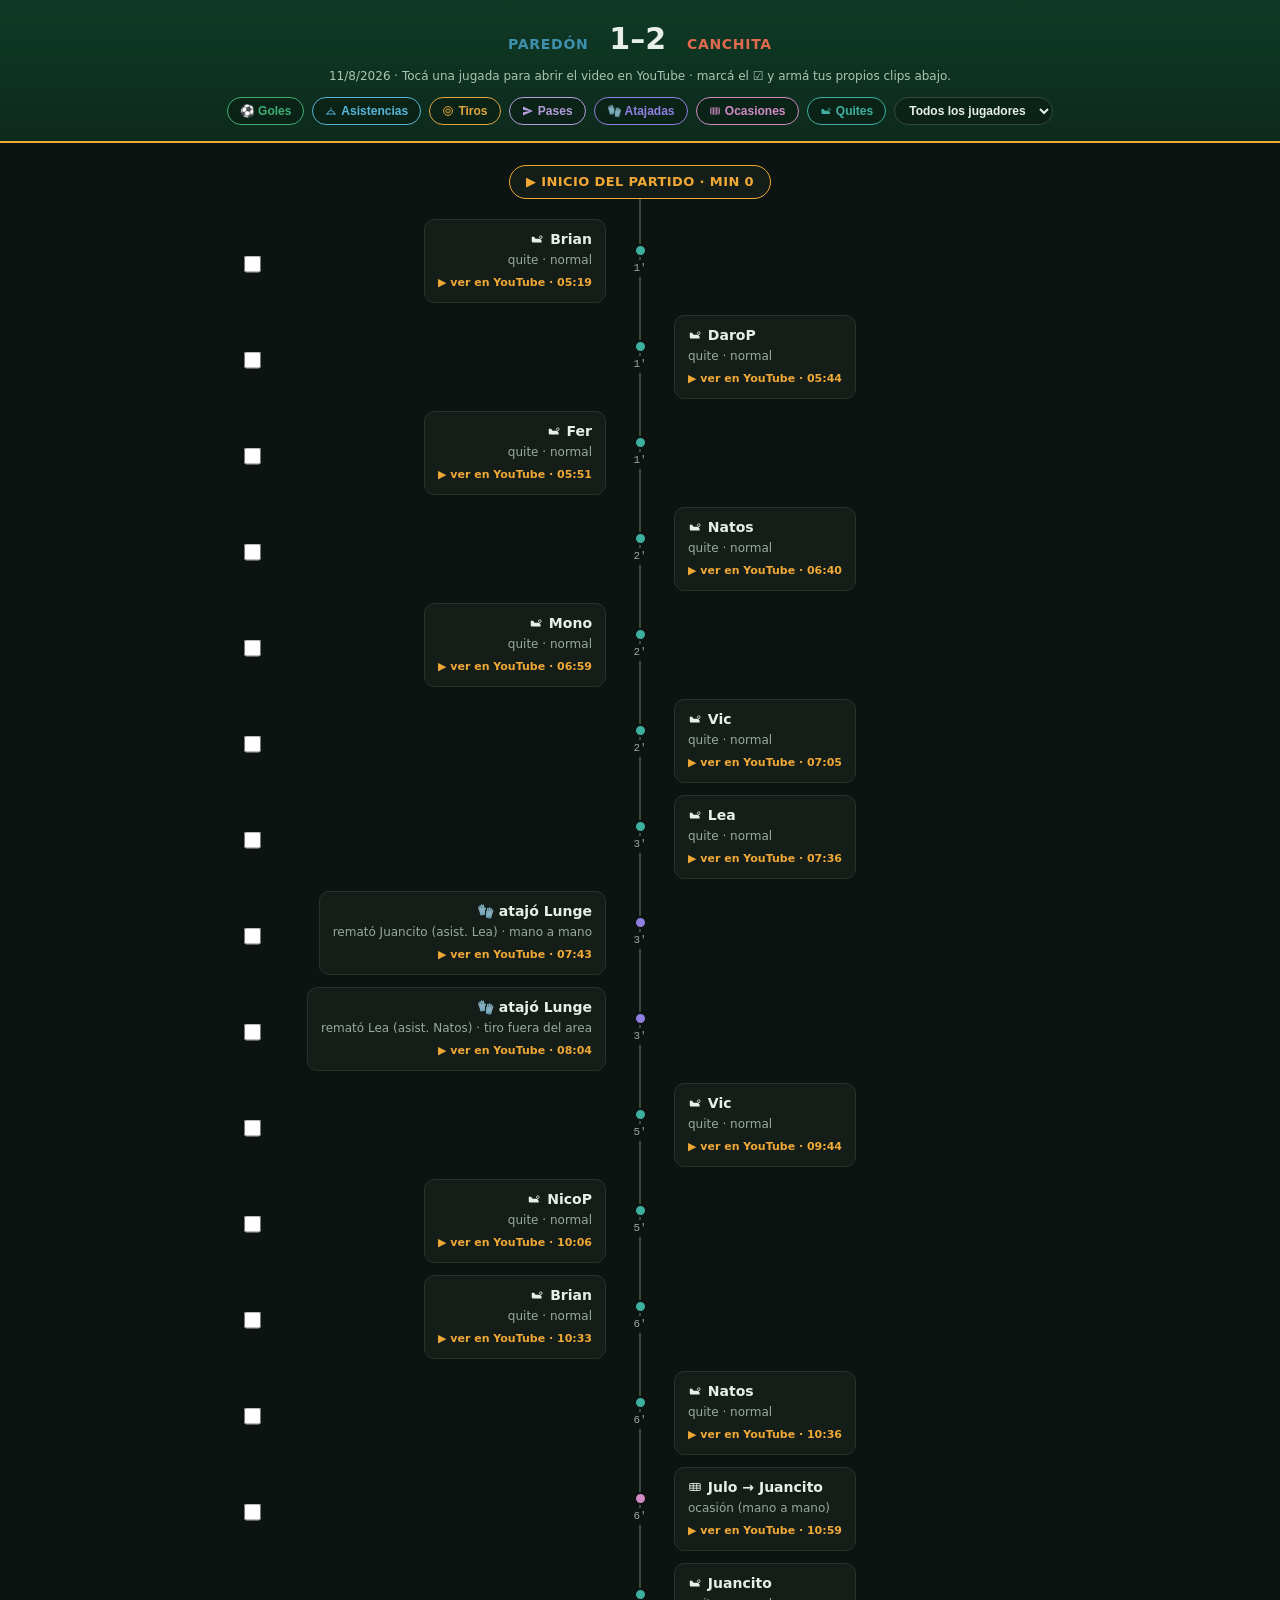
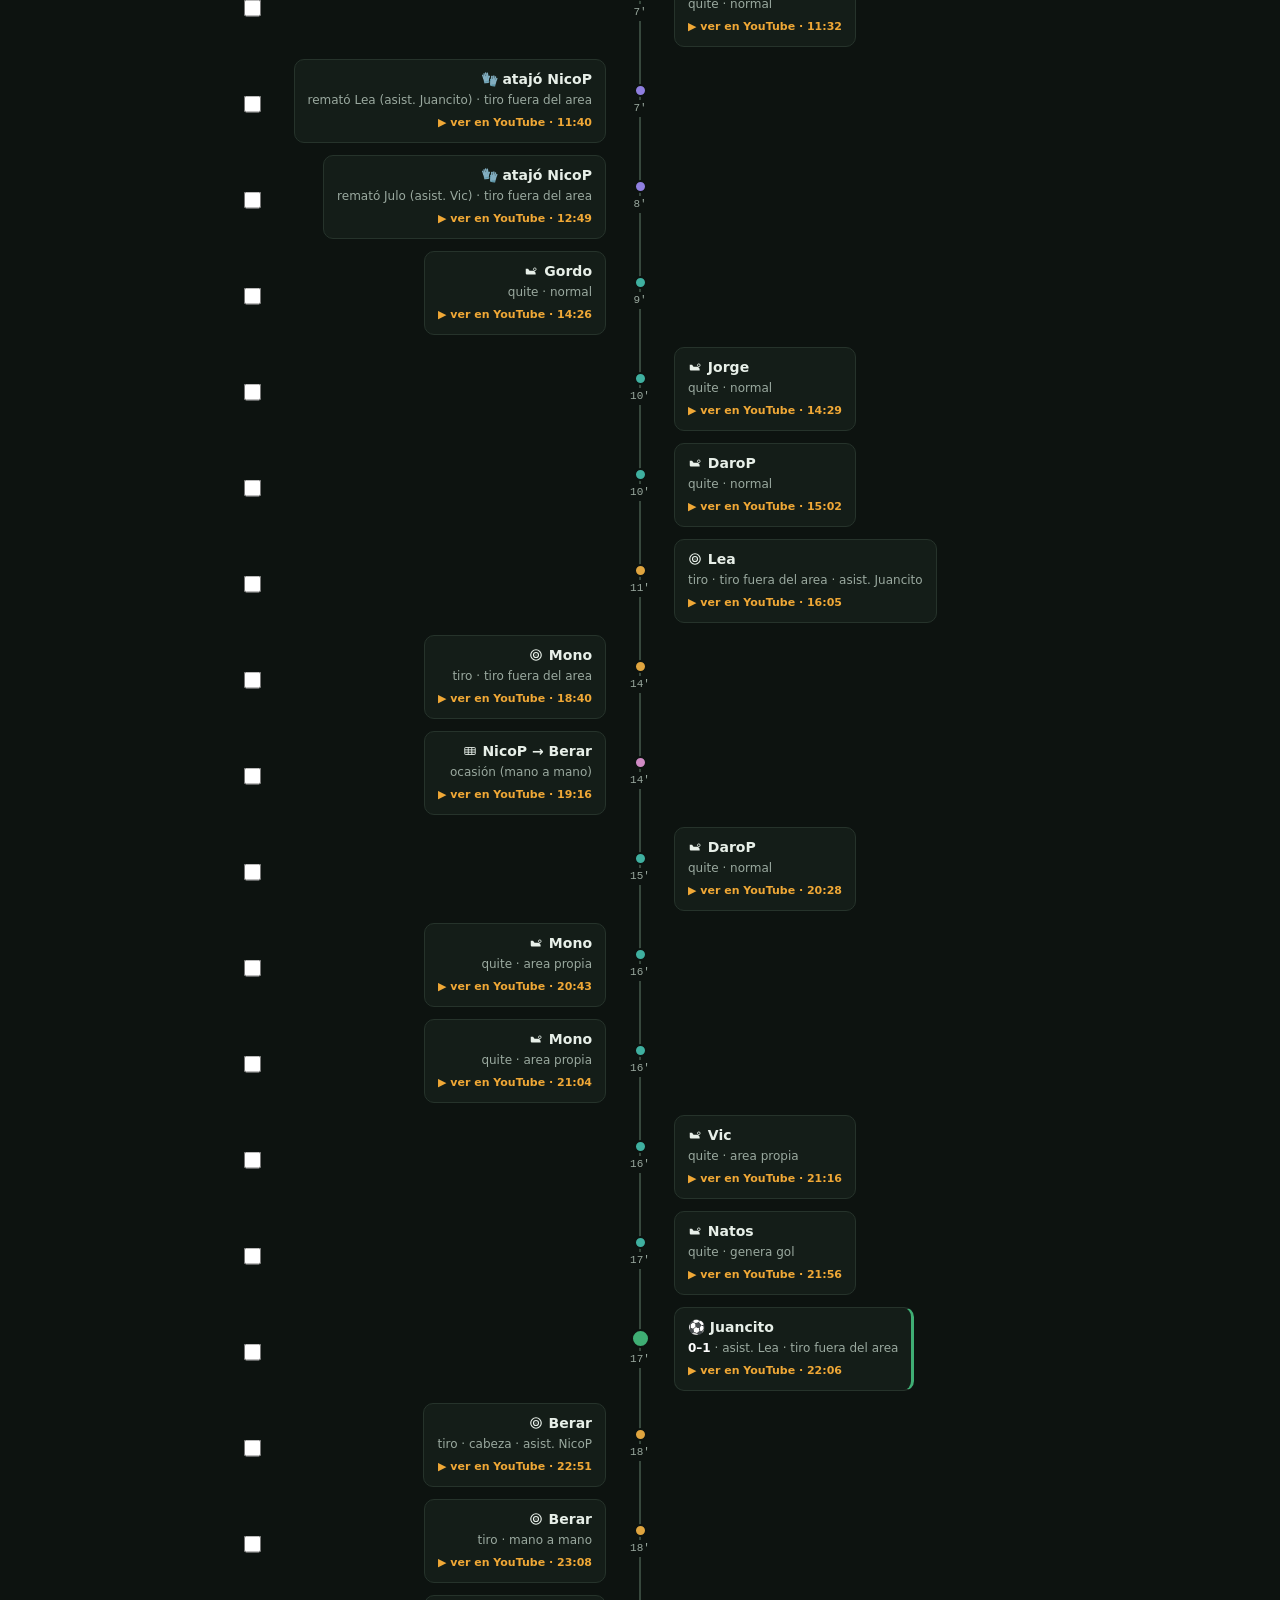
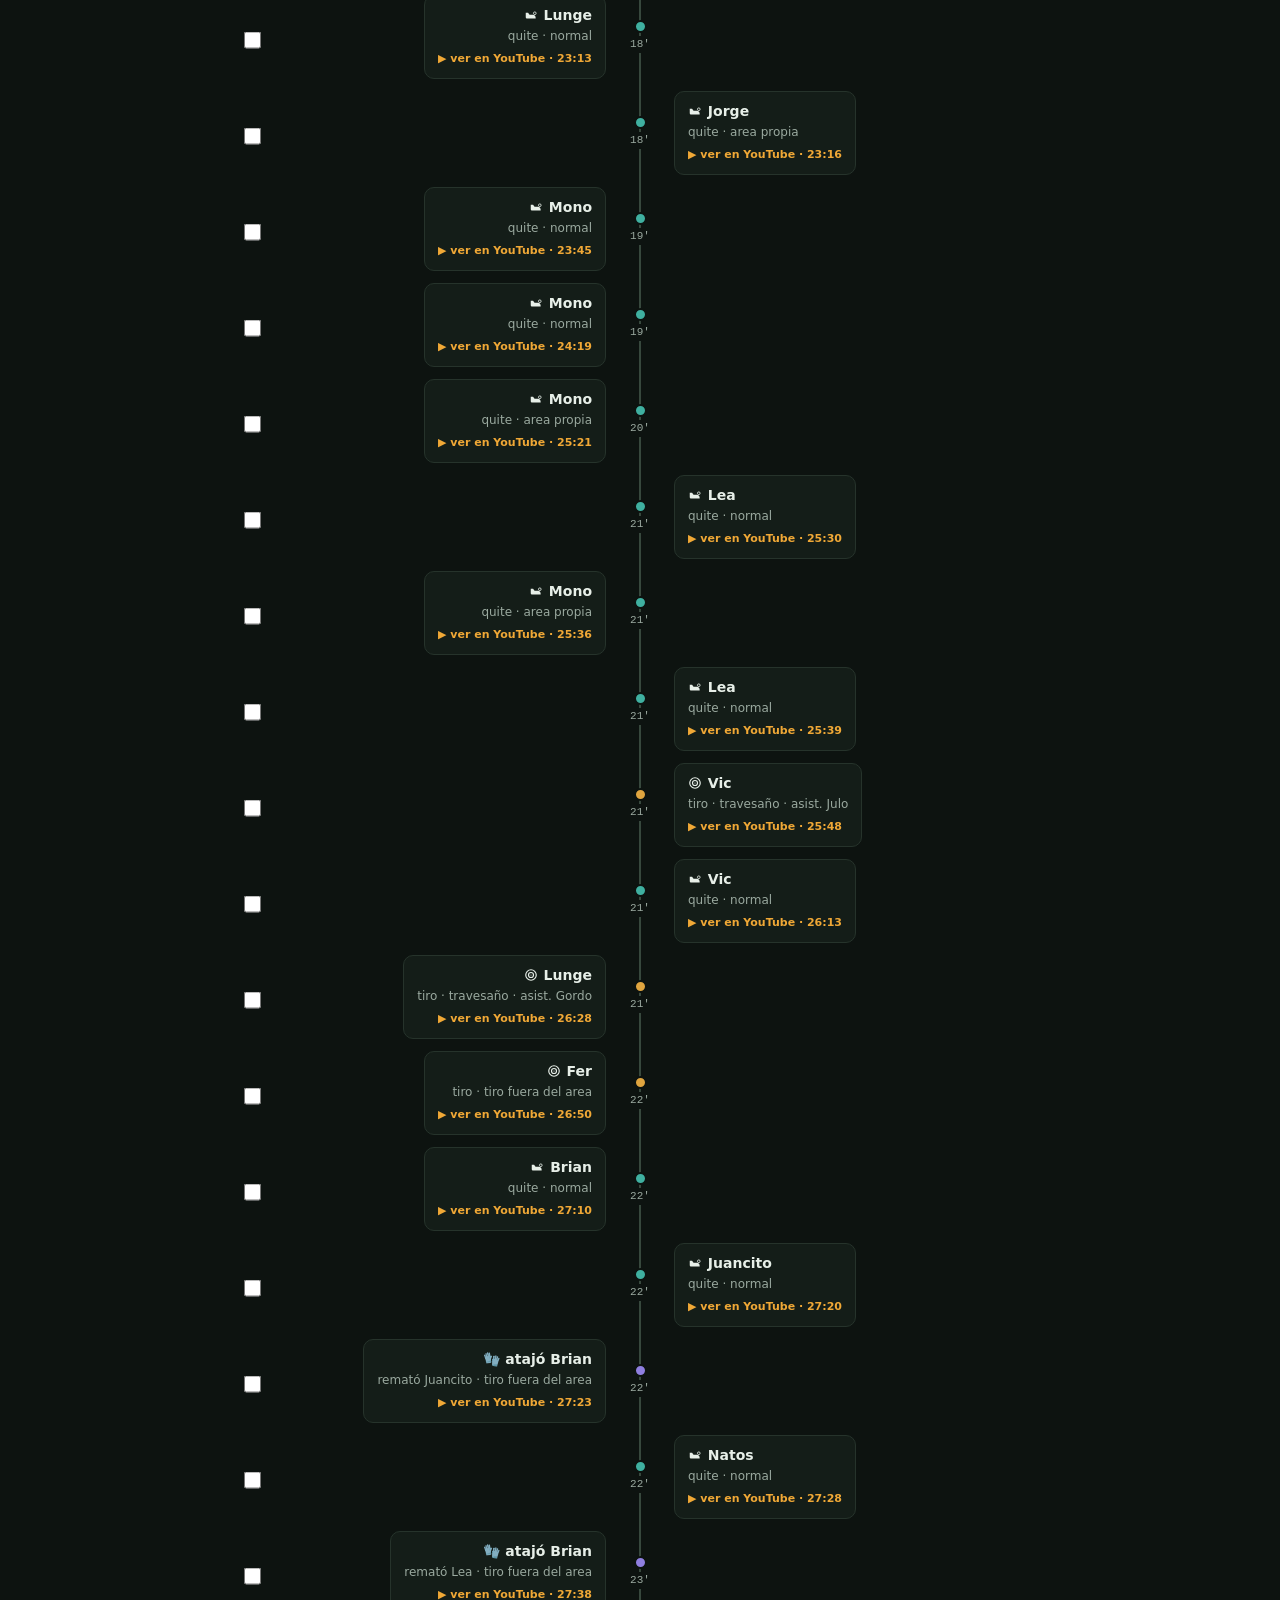
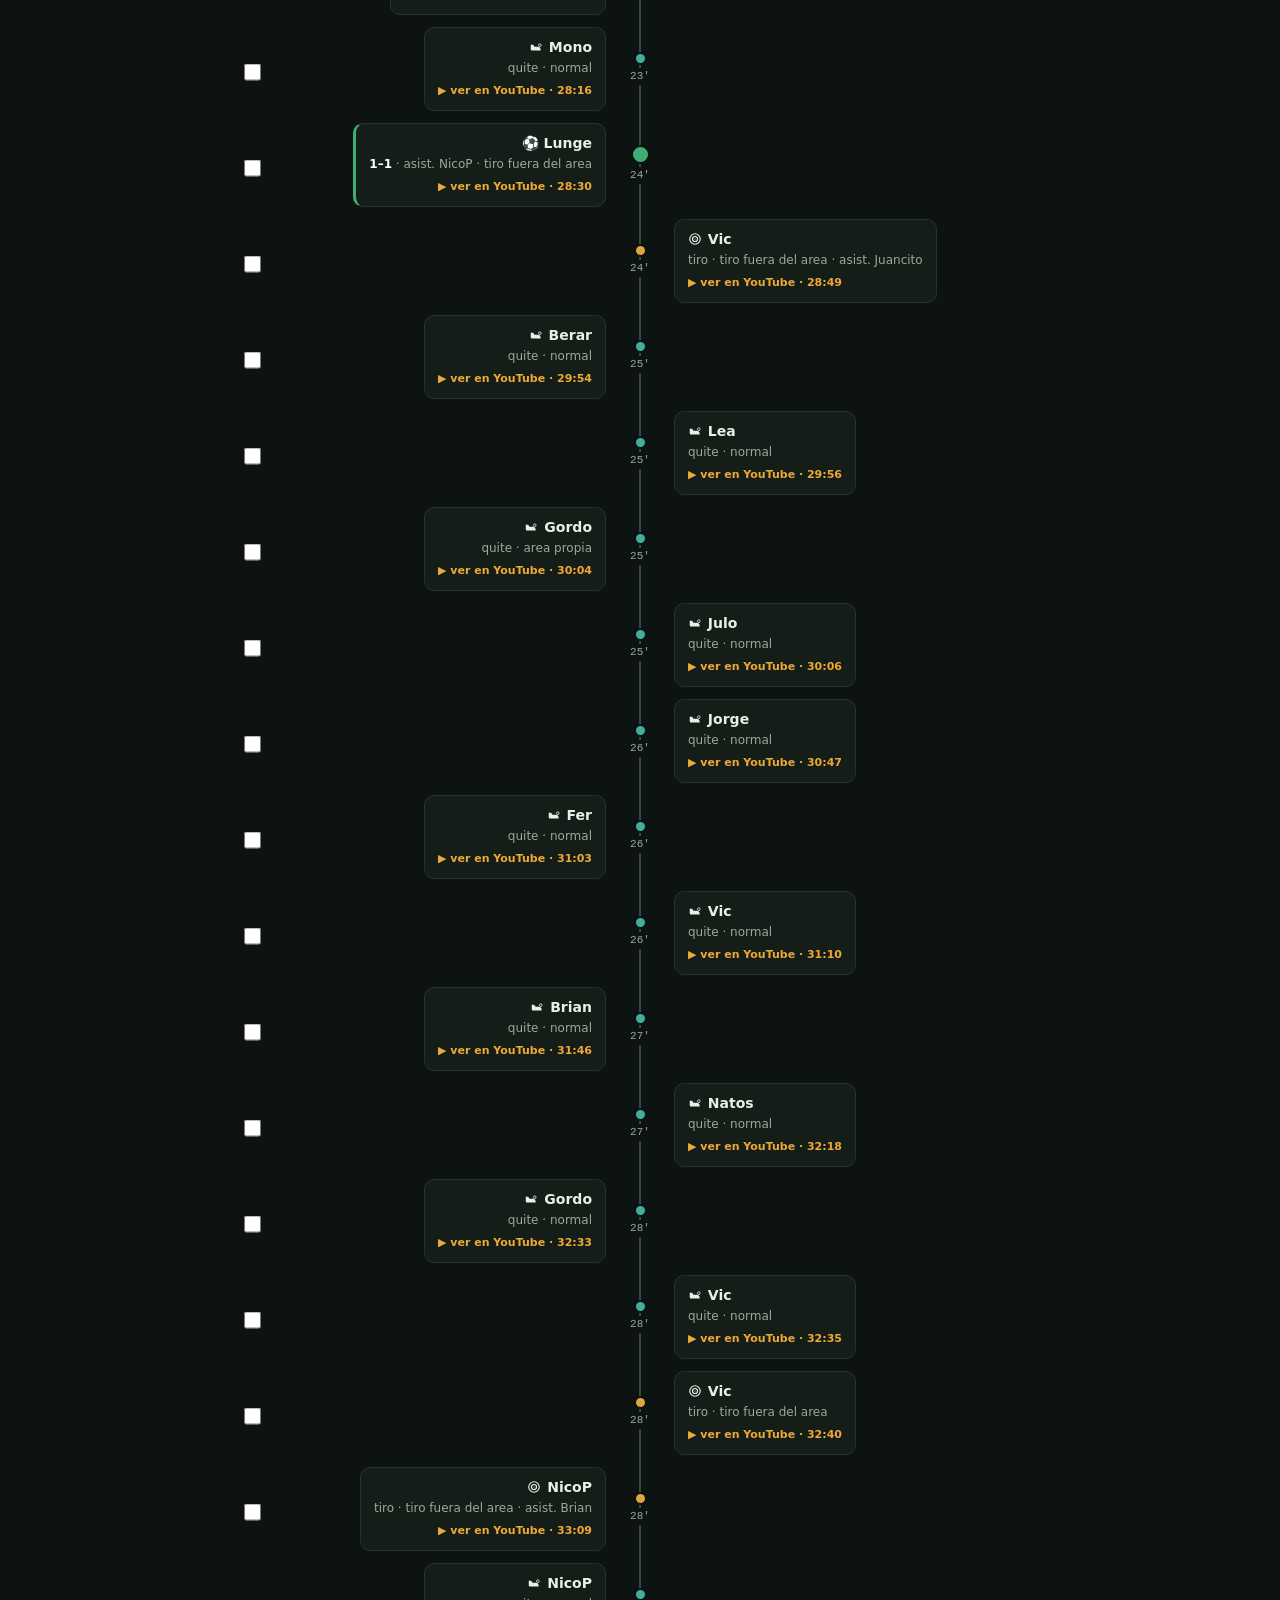
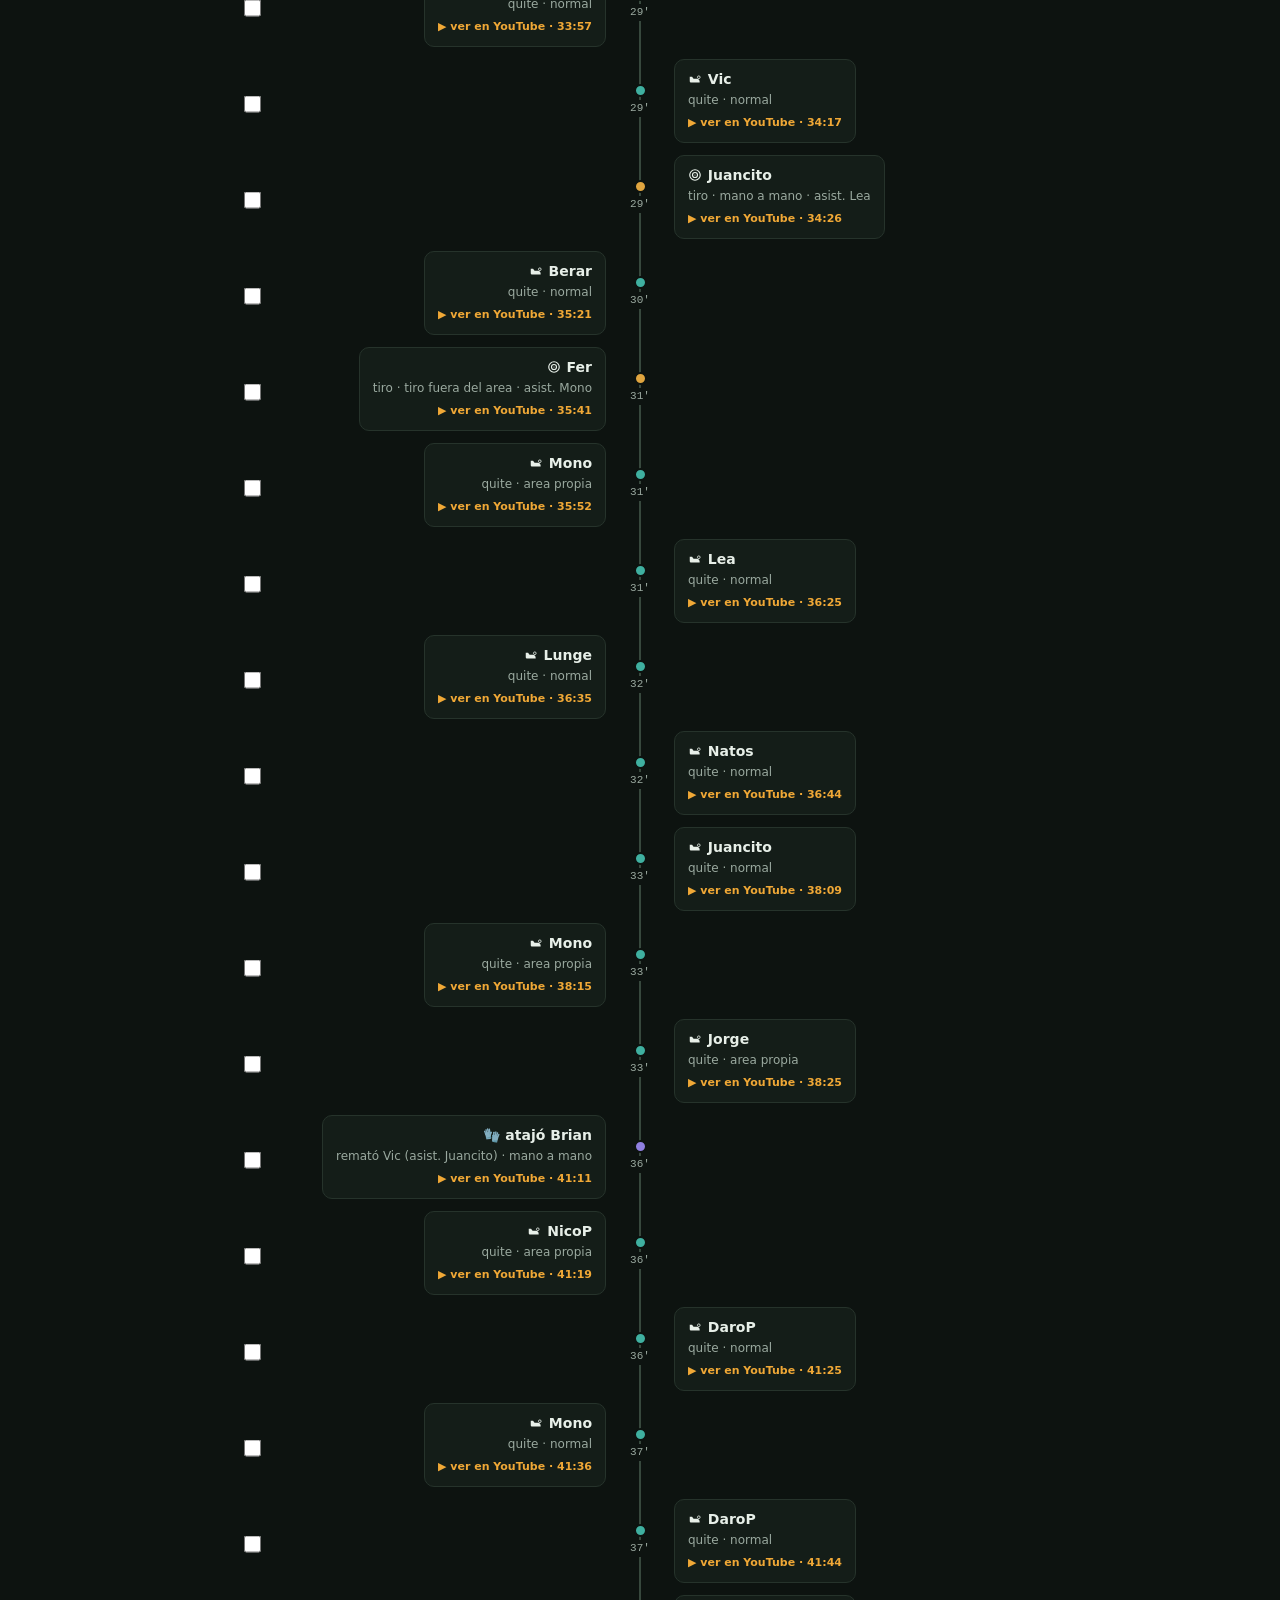
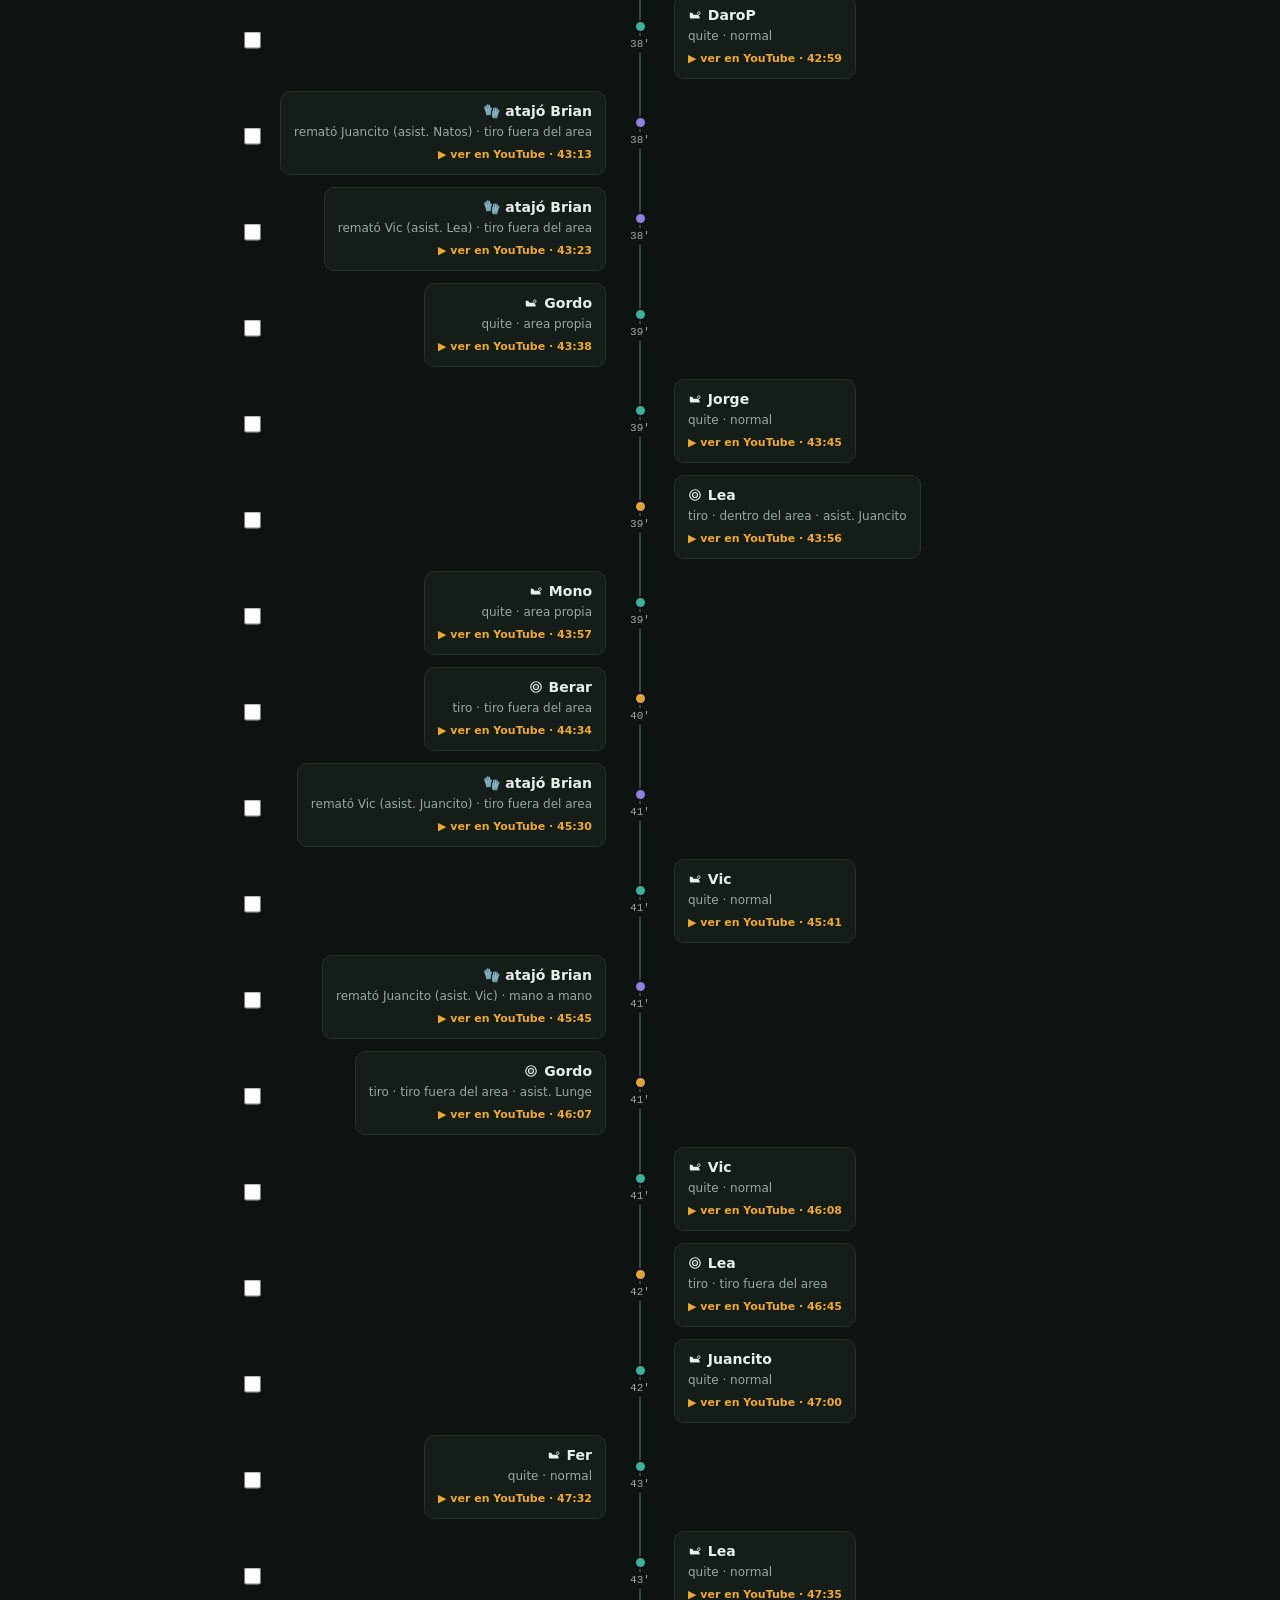
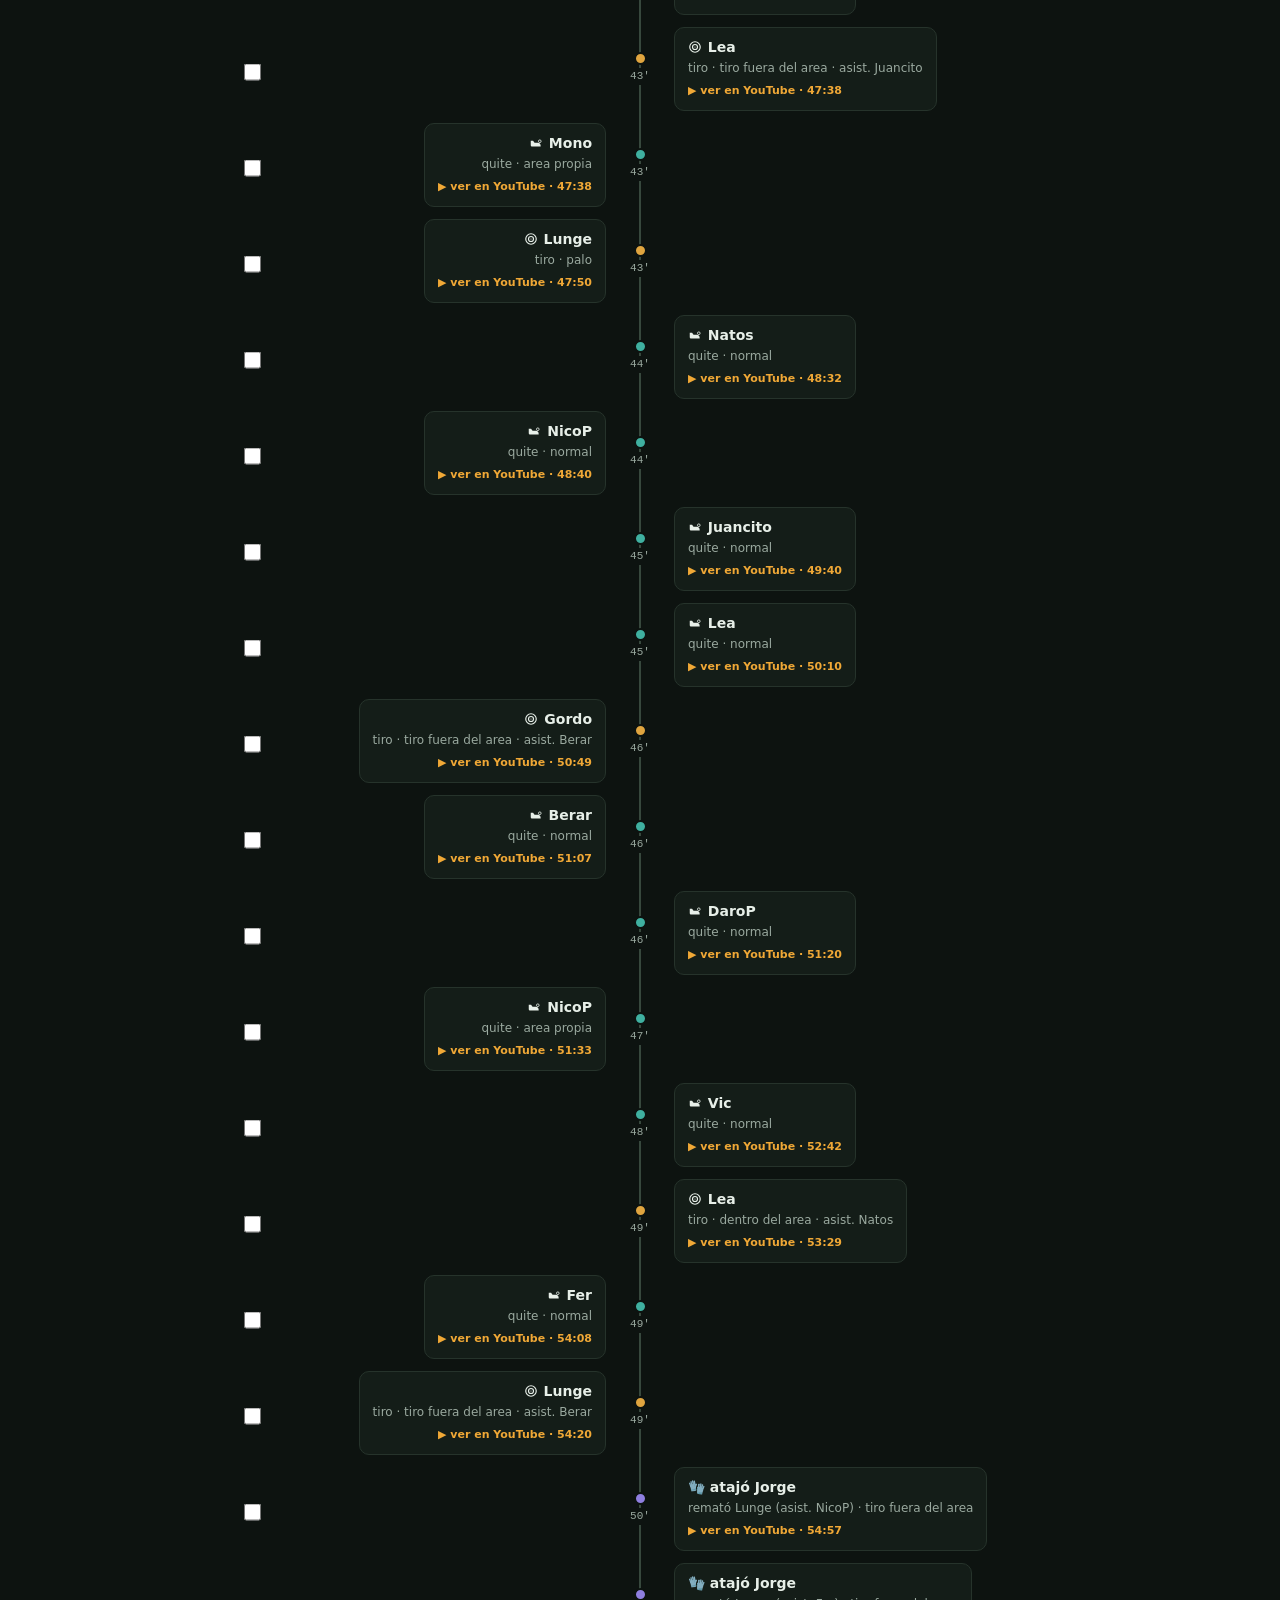
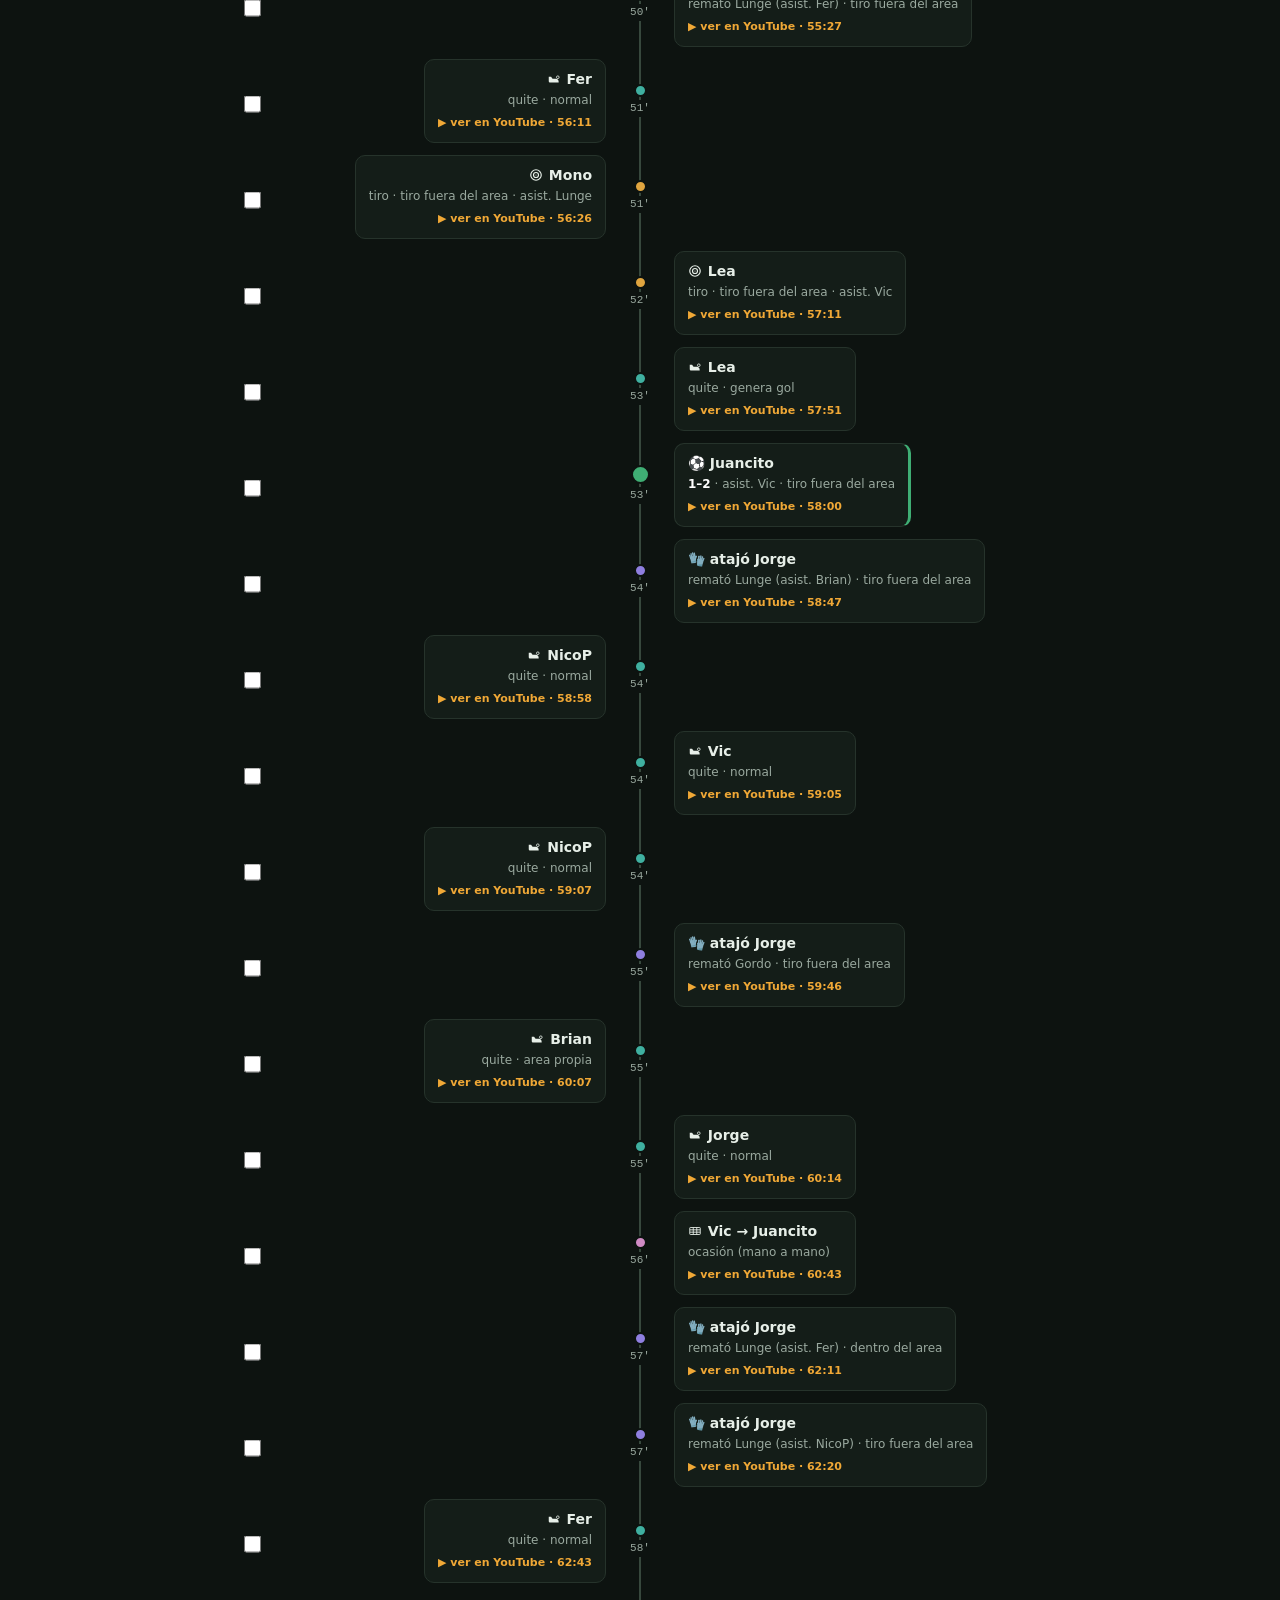
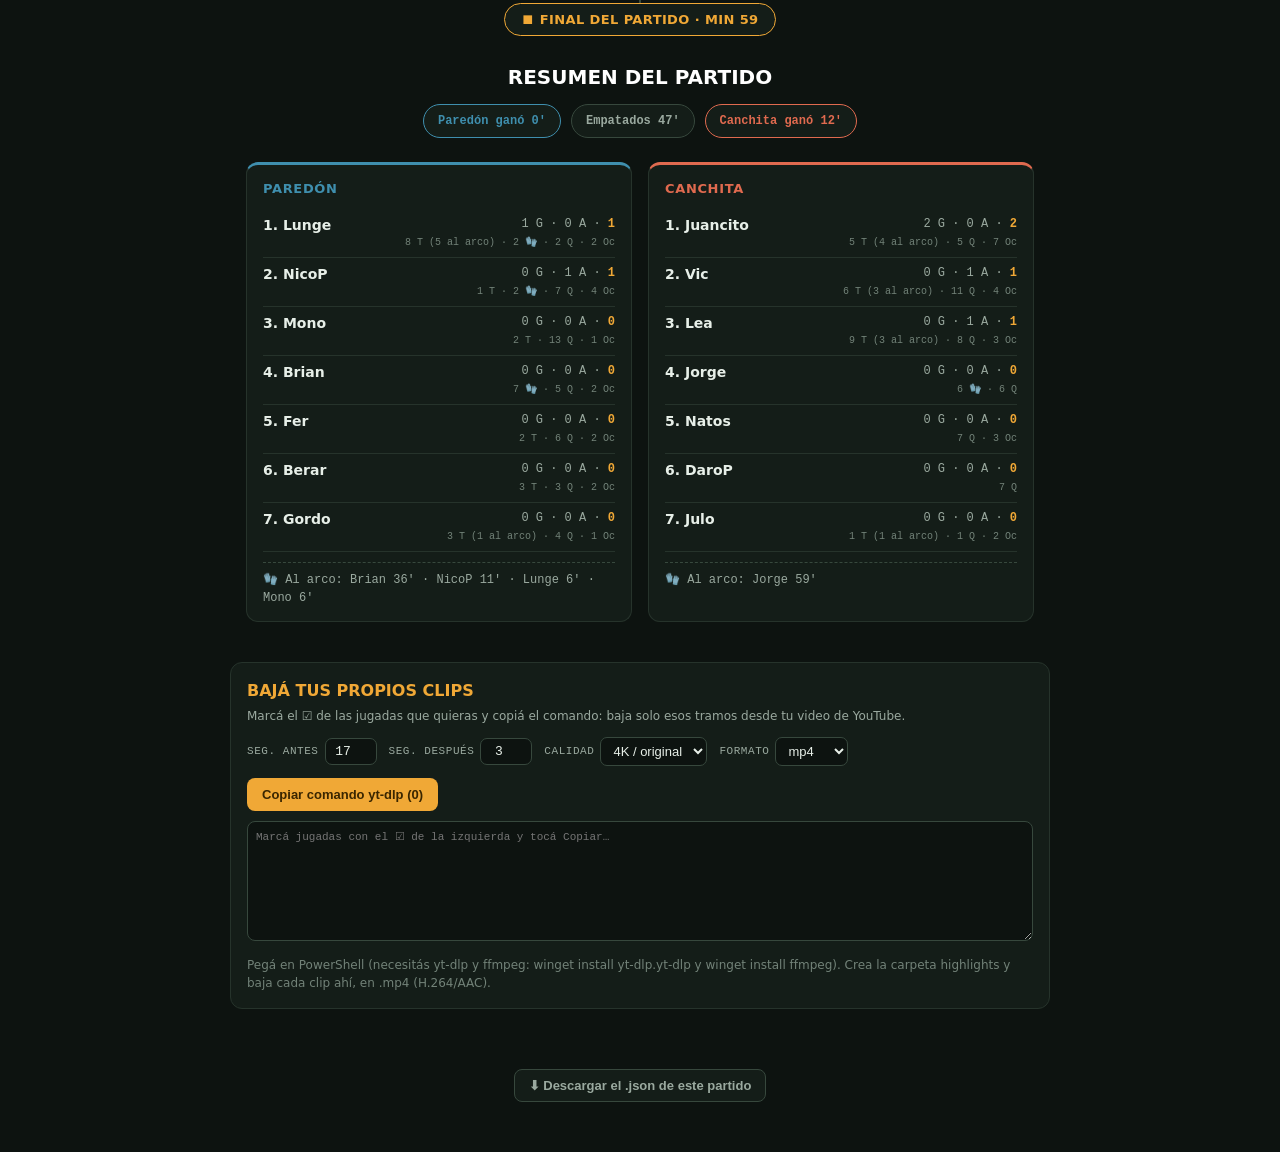
<file: timelines/20261108_timeline.html>
<!doctype html><html lang="es"><head><meta charset="utf-8"><meta name="viewport" content="width=device-width,initial-scale=1"><title>Timeline · Paredón vs Canchita</title><style>*{box-sizing:border-box}body{margin:0;background:#0d1310;color:#e7efe8;font-family:system-ui,-apple-system,"Segoe UI",sans-serif;line-height:1.5}
a{color:inherit;text-decoration:none}
.head{position:sticky;top:0;background:linear-gradient(180deg,#0f3a26,#0d2a1c);border-bottom:2px solid #f0a836;padding:16px;text-align:center;z-index:20}
.sc{font-family:Arial Black,system-ui;font-weight:900;font-size:30px}
.sc .n1{color:#3f8fae}.sc .n2{color:#e06a4f}.tn{font-size:14px;font-weight:800;text-transform:uppercase;letter-spacing:.05em}
.meta{font-size:12px;color:#a9c6b3;margin-top:6px}
.filters{display:flex;gap:8px;justify-content:center;flex-wrap:wrap;margin:12px 0 0}
.filters .f{border:1px solid #37483d;background:rgba(0,0,0,.25);color:#728278;border-radius:20px;padding:5px 12px;font-weight:700;font-size:12px;cursor:pointer}
.filters .f{user-select:none}
.ci{width:1em;height:1em;vertical-align:-0.15em;margin-right:1px;display:inline-block}
.filters .f.on[data-f=gol]{color:#3fae74;border-color:#3fae74}
.filters .f.on[data-f=asist]{color:#56b6d9;border-color:#56b6d9}
.filters .f.on[data-f=pase]{color:#b39ddb;border-color:#b39ddb}
.filters .f.on[data-f=tiro]{color:#e0a53f;border-color:#e0a53f}
.filters .f.on[data-f=atajada]{color:#8f7fe0;border-color:#8f7fe0}
.filters .f.on[data-f=ocasion]{color:#d08bc4;border-color:#d08bc4}
.filters .f.on[data-f=quite]{color:#3fb0a0;border-color:#3fb0a0}
.filters .f.on[data-f=falta]{color:#e3d24e;border-color:#e3d24e}
.filters select{background:rgba(0,0,0,.25);color:#e7efe8;border:1px solid #37483d;border-radius:20px;padding:5px 10px;font-weight:700;font-size:12px}
.filters .allp.on{color:#f0a836;border-color:#f0a836}
.track{max-width:820px;margin:22px auto;position:relative;padding:0 10px}
.track:before{content:"";position:absolute;top:6px;bottom:6px;left:50%;width:2px;background:#37483d;transform:translateX(-50%)}
.rw{position:relative}
.pick{position:absolute;left:0;top:50%;transform:translateY(-50%);z-index:4;width:17px;height:17px;cursor:pointer;accent-color:#f0a836}
.row{display:grid;grid-template-columns:1fr 68px 1fr;align-items:center;margin:12px 0}
.L{display:flex;justify-content:flex-end}.R{display:flex}
.ax{display:flex;flex-direction:column;align-items:center;gap:3px;z-index:1}
.dot{width:13px;height:13px;border-radius:50%;border:2px solid #0d1310}
.dot.gol{width:19px;height:19px;background:#3fae74}.dot.tiro{background:#e0a53f}.dot.atajada{background:#8f7fe0}.dot.falta{background:#e3d24e}.dot.ocasion{background:#d08bc4}.dot.quite{background:#3fb0a0}
.mn{font-family:ui-monospace,monospace;font-size:11px;color:#9aa99f;background:#0d1310;padding:0 4px}
.c{display:inline-block;background:#141d18;border:1px solid #26332b;border-radius:10px;padding:9px 13px;max-width:340px;transition:border-color .12s}
a.row:hover .c{border-color:#3fae74}
.row.left .c{text-align:right}
.c.gol{border-left:3px solid #3fae74}.row.right .c.gol{border-left:1px solid #26332b;border-right:3px solid #3fae74}
.m{display:block;font-weight:700;font-size:14px}.dt{display:block;font-size:12px;color:#9aa99f;margin-top:1px}.dt b{color:#fff}
.pl{display:inline-block;margin-top:5px;font-size:11px;font-weight:700;color:#f0a836}
.bookend{display:block;text-align:center;margin:20px 0;position:relative;z-index:1}
.bookend .bk{display:inline-block;background:#141d18;border:1px solid #f0a836;border-radius:22px;padding:6px 16px;font-family:Arial Black,system-ui;font-weight:900;text-transform:uppercase;letter-spacing:.03em;font-size:13px;color:#f0a836}
a.bookend:hover .bk{background:#16271e}
.sum{max-width:820px;margin:8px auto 40px;padding:0 16px}
.sum h3{font-family:Arial Black,system-ui;font-weight:900;text-transform:uppercase;text-align:center;font-size:20px;color:#fff;margin:26px 0 12px}
.sum-flow{display:flex;gap:10px;justify-content:center;flex-wrap:wrap;margin:0 0 24px}
.sum-flow .pill{font-family:ui-monospace,monospace;font-size:12px;font-weight:700;border-radius:20px;padding:7px 14px;border:1px solid #37483d;background:#141d18}
.sum-flow .pill.p1{color:#3f8fae;border-color:#3f8fae}
.sum-flow .pill.p2{color:#e06a4f;border-color:#e06a4f}
.sum-flow .pill.pe{color:#9aa99f}
.sum-teams{display:grid;grid-template-columns:1fr 1fr;gap:16px}
.sum-team{background:#141d18;border:1px solid #26332b;border-radius:12px;padding:14px 16px}
.sum-team.sum-t1{border-top:3px solid #3f8fae}.sum-team.sum-t2{border-top:3px solid #e06a4f}
.sum-team h4{font-size:13px;text-transform:uppercase;letter-spacing:.05em;margin:0 0 10px;font-weight:800}
.sum-team.sum-t1 h4{color:#3f8fae}.sum-team.sum-t2 h4{color:#e06a4f}
.imp-row{display:flex;justify-content:space-between;align-items:center;gap:10px;padding:6px 0;border-bottom:1px solid #26332b}
.imp-row:last-child{border-bottom:0}
.imp-row .who{font-weight:700;font-size:14px}
.imp-row .st{font-family:ui-monospace,monospace;font-size:12px;color:#9aa99f;white-space:nowrap;text-align:right}
.imp-row{align-items:flex-start}
.imp-x{color:#728278;font-size:10px}
.imp-row .st b{color:#f0a836}
.imp-empty{color:#728278;font-size:13px;padding:6px 0}
.arco{margin-top:10px;font-size:12px;color:#9aa99f;font-family:ui-monospace,monospace;border-top:1px dashed #37483d;padding-top:8px}
.dl{max-width:820px;margin:0 auto 60px;padding:16px;background:#141d18;border:1px solid #26332b;border-radius:12px}
.dl h3{font-family:Arial Black,system-ui;font-weight:900;text-transform:uppercase;font-size:16px;color:#f0a836;margin:0 0 4px}
.dl .sub{font-size:12px;color:#9aa99f;margin:0 0 12px}
.dlctl{display:flex;gap:12px;align-items:center;flex-wrap:wrap;margin-bottom:10px}
.dlctl label{font-family:ui-monospace,monospace;font-size:11px;text-transform:uppercase;letter-spacing:.05em;color:#9aa99f;display:flex;align-items:center;gap:6px}
.dlctl input{width:52px;background:#0d1310;border:1px solid #37483d;border-radius:7px;padding:5px;color:#e7efe8;font-family:ui-monospace,monospace;font-size:13px;text-align:center}
.dlctl select{background:#0d1310;border:1px solid #37483d;border-radius:7px;padding:5px 8px;color:#e7efe8;font-size:13px}
.dlctl button{background:#f0a836;color:#3a2600;border:0;border-radius:8px;padding:9px 15px;font-weight:800;cursor:pointer;font-size:13px}
.dl textarea{width:100%;height:120px;background:#0d1310;border:1px solid #37483d;border-radius:8px;color:#bfe3cd;font-family:ui-monospace,monospace;font-size:11px;padding:8px;resize:vertical;white-space:pre}
.dl-note{font-size:12px;color:#728278;margin:8px 0 0}
.jbtn{background:#141d18;border:1px solid #37483d;color:#9aa99f;border-radius:8px;padding:8px 14px;font-weight:700;cursor:pointer;font-size:13px}
.jbtn:hover{border-color:#f0a836;color:#f0a836}
@media(max-width:600px){.row{grid-template-columns:1fr 46px 1fr}.sum-teams{grid-template-columns:1fr}}</style></head><body><div class="head"><div class="sc"><span class="tn n1">Paredón</span> &nbsp;1–2&nbsp; <span class="tn n2">Canchita</span></div><div class="meta">11/8/2026 · Tocá una jugada para abrir el video en YouTube · marcá el ☑ y armá tus propios clips abajo.</div><div class="filters"><button class="f on" data-f="gol">⚽ Goles</button><button class="f on" data-f="asist"><svg class="ci" viewBox="0 0 24 24" fill="none" stroke="currentColor" stroke-width="1.8" stroke-linecap="round"><path d="M3 18h18"/><path d="M5 18a7 7 0 0 1 14 0"/><path d="M12 6.3v2.2"/></svg> Asistencias</button><button class="f on" data-f="tiro"><svg class="ci" viewBox="0 0 24 24" fill="none" stroke="currentColor" stroke-width="2"><circle cx="12" cy="12" r="9"/><circle cx="12" cy="12" r="4.3"/><circle cx="12" cy="12" r="1" fill="currentColor" stroke="none"/></svg> Tiros</button><button class="f on" data-f="pase"><svg class="ci" viewBox="0 0 24 24"><path fill="currentColor" d="M2 21l20-9L2 3v6.5L15 12 2 14.5z"/></svg> Pases</button><button class="f on" data-f="atajada">🧤 Atajadas</button><button class="f on" data-f="ocasion"><svg class="ci" viewBox="0 0 24 24" fill="none" stroke="currentColor" stroke-width="1.5"><rect x="3" y="6" width="18" height="12" rx="1"/><path d="M3 10h18M3 14h18M9 6v12M15 6v12"/></svg> Ocasiones</button><button class="f on" data-f="quite"><svg class="ci" viewBox="0 0 24 24"><path fill="currentColor" d="M3 8h4l2.5 3.5H15c2.8 0 5 2.2 5 5V18H5a2 2 0 0 1-2-2z"/><circle cx="18.5" cy="9" r="2.3" fill="none" stroke="currentColor" stroke-width="1.4"/></svg> Quites</button><select><option value="">Todos los jugadores</option><option value="Berar">Berar</option><option value="Lunge">Lunge</option><option value="Fer">Fer</option><option value="Gordo">Gordo</option><option value="Mono">Mono</option><option value="Brian">Brian</option><option value="NicoP">NicoP</option><option value="Jorge">Jorge</option><option value="Julo">Julo</option><option value="Juancito">Juancito</option><option value="DaroP">DaroP</option><option value="Natos">Natos</option><option value="Lea">Lea</option><option value="Vic">Vic</option></select></div></div><div class="track" id="track"><a class="bookend" href="https://www.youtube.com/watch?v=SJw7ZAuaXto&t=299s" target="_blank" rel="noopener"><span class="bk">▶ Inicio del partido · min 0</span></a><div class="rw"><input type="checkbox" class="pick" data-i="0"><a class="row left" href="https://www.youtube.com/watch?v=SJw7ZAuaXto&t=319s" target="_blank" rel="noopener"><span class="L"><span class="c quite"><span class="m"><svg class="ci" viewBox="0 0 24 24"><path fill="currentColor" d="M3 8h4l2.5 3.5H15c2.8 0 5 2.2 5 5V18H5a2 2 0 0 1-2-2z"/><circle cx="18.5" cy="9" r="2.3" fill="none" stroke="currentColor" stroke-width="1.4"/></svg> Brian</span><span class="dt">quite · normal</span><span class="pl">▶ ver en YouTube · 05:19</span></span></span><span class="ax"><span class="dot quite"></span><span class="mn">1'</span></span><span class="R"></span></a></div><div class="rw"><input type="checkbox" class="pick" data-i="1"><a class="row right" href="https://www.youtube.com/watch?v=SJw7ZAuaXto&t=344s" target="_blank" rel="noopener"><span class="L"></span><span class="ax"><span class="dot quite"></span><span class="mn">1'</span></span><span class="R"><span class="c quite"><span class="m"><svg class="ci" viewBox="0 0 24 24"><path fill="currentColor" d="M3 8h4l2.5 3.5H15c2.8 0 5 2.2 5 5V18H5a2 2 0 0 1-2-2z"/><circle cx="18.5" cy="9" r="2.3" fill="none" stroke="currentColor" stroke-width="1.4"/></svg> DaroP</span><span class="dt">quite · normal</span><span class="pl">▶ ver en YouTube · 05:44</span></span></span></a></div><div class="rw"><input type="checkbox" class="pick" data-i="2"><a class="row left" href="https://www.youtube.com/watch?v=SJw7ZAuaXto&t=351s" target="_blank" rel="noopener"><span class="L"><span class="c quite"><span class="m"><svg class="ci" viewBox="0 0 24 24"><path fill="currentColor" d="M3 8h4l2.5 3.5H15c2.8 0 5 2.2 5 5V18H5a2 2 0 0 1-2-2z"/><circle cx="18.5" cy="9" r="2.3" fill="none" stroke="currentColor" stroke-width="1.4"/></svg> Fer</span><span class="dt">quite · normal</span><span class="pl">▶ ver en YouTube · 05:51</span></span></span><span class="ax"><span class="dot quite"></span><span class="mn">1'</span></span><span class="R"></span></a></div><div class="rw"><input type="checkbox" class="pick" data-i="3"><a class="row right" href="https://www.youtube.com/watch?v=SJw7ZAuaXto&t=400s" target="_blank" rel="noopener"><span class="L"></span><span class="ax"><span class="dot quite"></span><span class="mn">2'</span></span><span class="R"><span class="c quite"><span class="m"><svg class="ci" viewBox="0 0 24 24"><path fill="currentColor" d="M3 8h4l2.5 3.5H15c2.8 0 5 2.2 5 5V18H5a2 2 0 0 1-2-2z"/><circle cx="18.5" cy="9" r="2.3" fill="none" stroke="currentColor" stroke-width="1.4"/></svg> Natos</span><span class="dt">quite · normal</span><span class="pl">▶ ver en YouTube · 06:40</span></span></span></a></div><div class="rw"><input type="checkbox" class="pick" data-i="4"><a class="row left" href="https://www.youtube.com/watch?v=SJw7ZAuaXto&t=419s" target="_blank" rel="noopener"><span class="L"><span class="c quite"><span class="m"><svg class="ci" viewBox="0 0 24 24"><path fill="currentColor" d="M3 8h4l2.5 3.5H15c2.8 0 5 2.2 5 5V18H5a2 2 0 0 1-2-2z"/><circle cx="18.5" cy="9" r="2.3" fill="none" stroke="currentColor" stroke-width="1.4"/></svg> Mono</span><span class="dt">quite · normal</span><span class="pl">▶ ver en YouTube · 06:59</span></span></span><span class="ax"><span class="dot quite"></span><span class="mn">2'</span></span><span class="R"></span></a></div><div class="rw"><input type="checkbox" class="pick" data-i="5"><a class="row right" href="https://www.youtube.com/watch?v=SJw7ZAuaXto&t=425s" target="_blank" rel="noopener"><span class="L"></span><span class="ax"><span class="dot quite"></span><span class="mn">2'</span></span><span class="R"><span class="c quite"><span class="m"><svg class="ci" viewBox="0 0 24 24"><path fill="currentColor" d="M3 8h4l2.5 3.5H15c2.8 0 5 2.2 5 5V18H5a2 2 0 0 1-2-2z"/><circle cx="18.5" cy="9" r="2.3" fill="none" stroke="currentColor" stroke-width="1.4"/></svg> Vic</span><span class="dt">quite · normal</span><span class="pl">▶ ver en YouTube · 07:05</span></span></span></a></div><div class="rw"><input type="checkbox" class="pick" data-i="6"><a class="row right" href="https://www.youtube.com/watch?v=SJw7ZAuaXto&t=456s" target="_blank" rel="noopener"><span class="L"></span><span class="ax"><span class="dot quite"></span><span class="mn">3'</span></span><span class="R"><span class="c quite"><span class="m"><svg class="ci" viewBox="0 0 24 24"><path fill="currentColor" d="M3 8h4l2.5 3.5H15c2.8 0 5 2.2 5 5V18H5a2 2 0 0 1-2-2z"/><circle cx="18.5" cy="9" r="2.3" fill="none" stroke="currentColor" stroke-width="1.4"/></svg> Lea</span><span class="dt">quite · normal</span><span class="pl">▶ ver en YouTube · 07:36</span></span></span></a></div><div class="rw"><input type="checkbox" class="pick" data-i="7"><a class="row left" href="https://www.youtube.com/watch?v=SJw7ZAuaXto&t=463s" target="_blank" rel="noopener"><span class="L"><span class="c atajada"><span class="m">🧤 atajó Lunge</span><span class="dt">remató Juancito (asist. Lea) · mano a mano</span><span class="pl">▶ ver en YouTube · 07:43</span></span></span><span class="ax"><span class="dot atajada"></span><span class="mn">3'</span></span><span class="R"></span></a></div><div class="rw"><input type="checkbox" class="pick" data-i="8"><a class="row left" href="https://www.youtube.com/watch?v=SJw7ZAuaXto&t=484s" target="_blank" rel="noopener"><span class="L"><span class="c atajada"><span class="m">🧤 atajó Lunge</span><span class="dt">remató Lea (asist. Natos) · tiro fuera del area</span><span class="pl">▶ ver en YouTube · 08:04</span></span></span><span class="ax"><span class="dot atajada"></span><span class="mn">3'</span></span><span class="R"></span></a></div><div class="rw"><input type="checkbox" class="pick" data-i="9"><a class="row right" href="https://www.youtube.com/watch?v=SJw7ZAuaXto&t=584s" target="_blank" rel="noopener"><span class="L"></span><span class="ax"><span class="dot quite"></span><span class="mn">5'</span></span><span class="R"><span class="c quite"><span class="m"><svg class="ci" viewBox="0 0 24 24"><path fill="currentColor" d="M3 8h4l2.5 3.5H15c2.8 0 5 2.2 5 5V18H5a2 2 0 0 1-2-2z"/><circle cx="18.5" cy="9" r="2.3" fill="none" stroke="currentColor" stroke-width="1.4"/></svg> Vic</span><span class="dt">quite · normal</span><span class="pl">▶ ver en YouTube · 09:44</span></span></span></a></div><div class="rw"><input type="checkbox" class="pick" data-i="10"><a class="row left" href="https://www.youtube.com/watch?v=SJw7ZAuaXto&t=606s" target="_blank" rel="noopener"><span class="L"><span class="c quite"><span class="m"><svg class="ci" viewBox="0 0 24 24"><path fill="currentColor" d="M3 8h4l2.5 3.5H15c2.8 0 5 2.2 5 5V18H5a2 2 0 0 1-2-2z"/><circle cx="18.5" cy="9" r="2.3" fill="none" stroke="currentColor" stroke-width="1.4"/></svg> NicoP</span><span class="dt">quite · normal</span><span class="pl">▶ ver en YouTube · 10:06</span></span></span><span class="ax"><span class="dot quite"></span><span class="mn">5'</span></span><span class="R"></span></a></div><div class="rw"><input type="checkbox" class="pick" data-i="11"><a class="row left" href="https://www.youtube.com/watch?v=SJw7ZAuaXto&t=633s" target="_blank" rel="noopener"><span class="L"><span class="c quite"><span class="m"><svg class="ci" viewBox="0 0 24 24"><path fill="currentColor" d="M3 8h4l2.5 3.5H15c2.8 0 5 2.2 5 5V18H5a2 2 0 0 1-2-2z"/><circle cx="18.5" cy="9" r="2.3" fill="none" stroke="currentColor" stroke-width="1.4"/></svg> Brian</span><span class="dt">quite · normal</span><span class="pl">▶ ver en YouTube · 10:33</span></span></span><span class="ax"><span class="dot quite"></span><span class="mn">6'</span></span><span class="R"></span></a></div><div class="rw"><input type="checkbox" class="pick" data-i="12"><a class="row right" href="https://www.youtube.com/watch?v=SJw7ZAuaXto&t=636s" target="_blank" rel="noopener"><span class="L"></span><span class="ax"><span class="dot quite"></span><span class="mn">6'</span></span><span class="R"><span class="c quite"><span class="m"><svg class="ci" viewBox="0 0 24 24"><path fill="currentColor" d="M3 8h4l2.5 3.5H15c2.8 0 5 2.2 5 5V18H5a2 2 0 0 1-2-2z"/><circle cx="18.5" cy="9" r="2.3" fill="none" stroke="currentColor" stroke-width="1.4"/></svg> Natos</span><span class="dt">quite · normal</span><span class="pl">▶ ver en YouTube · 10:36</span></span></span></a></div><div class="rw"><input type="checkbox" class="pick" data-i="13"><a class="row right" href="https://www.youtube.com/watch?v=SJw7ZAuaXto&t=659s" target="_blank" rel="noopener"><span class="L"></span><span class="ax"><span class="dot ocasion"></span><span class="mn">6'</span></span><span class="R"><span class="c ocasion"><span class="m"><svg class="ci" viewBox="0 0 24 24" fill="none" stroke="currentColor" stroke-width="1.5"><rect x="3" y="6" width="18" height="12" rx="1"/><path d="M3 10h18M3 14h18M9 6v12M15 6v12"/></svg> Julo → Juancito</span><span class="dt">ocasión (mano a mano)</span><span class="pl">▶ ver en YouTube · 10:59</span></span></span></a></div><div class="rw"><input type="checkbox" class="pick" data-i="14"><a class="row right" href="https://www.youtube.com/watch?v=SJw7ZAuaXto&t=692s" target="_blank" rel="noopener"><span class="L"></span><span class="ax"><span class="dot quite"></span><span class="mn">7'</span></span><span class="R"><span class="c quite"><span class="m"><svg class="ci" viewBox="0 0 24 24"><path fill="currentColor" d="M3 8h4l2.5 3.5H15c2.8 0 5 2.2 5 5V18H5a2 2 0 0 1-2-2z"/><circle cx="18.5" cy="9" r="2.3" fill="none" stroke="currentColor" stroke-width="1.4"/></svg> Juancito</span><span class="dt">quite · normal</span><span class="pl">▶ ver en YouTube · 11:32</span></span></span></a></div><div class="rw"><input type="checkbox" class="pick" data-i="15"><a class="row left" href="https://www.youtube.com/watch?v=SJw7ZAuaXto&t=700s" target="_blank" rel="noopener"><span class="L"><span class="c atajada"><span class="m">🧤 atajó NicoP</span><span class="dt">remató Lea (asist. Juancito) · tiro fuera del area</span><span class="pl">▶ ver en YouTube · 11:40</span></span></span><span class="ax"><span class="dot atajada"></span><span class="mn">7'</span></span><span class="R"></span></a></div><div class="rw"><input type="checkbox" class="pick" data-i="16"><a class="row left" href="https://www.youtube.com/watch?v=SJw7ZAuaXto&t=769s" target="_blank" rel="noopener"><span class="L"><span class="c atajada"><span class="m">🧤 atajó NicoP</span><span class="dt">remató Julo (asist. Vic) · tiro fuera del area</span><span class="pl">▶ ver en YouTube · 12:49</span></span></span><span class="ax"><span class="dot atajada"></span><span class="mn">8'</span></span><span class="R"></span></a></div><div class="rw"><input type="checkbox" class="pick" data-i="17"><a class="row left" href="https://www.youtube.com/watch?v=SJw7ZAuaXto&t=866s" target="_blank" rel="noopener"><span class="L"><span class="c quite"><span class="m"><svg class="ci" viewBox="0 0 24 24"><path fill="currentColor" d="M3 8h4l2.5 3.5H15c2.8 0 5 2.2 5 5V18H5a2 2 0 0 1-2-2z"/><circle cx="18.5" cy="9" r="2.3" fill="none" stroke="currentColor" stroke-width="1.4"/></svg> Gordo</span><span class="dt">quite · normal</span><span class="pl">▶ ver en YouTube · 14:26</span></span></span><span class="ax"><span class="dot quite"></span><span class="mn">9'</span></span><span class="R"></span></a></div><div class="rw"><input type="checkbox" class="pick" data-i="18"><a class="row right" href="https://www.youtube.com/watch?v=SJw7ZAuaXto&t=869s" target="_blank" rel="noopener"><span class="L"></span><span class="ax"><span class="dot quite"></span><span class="mn">10'</span></span><span class="R"><span class="c quite"><span class="m"><svg class="ci" viewBox="0 0 24 24"><path fill="currentColor" d="M3 8h4l2.5 3.5H15c2.8 0 5 2.2 5 5V18H5a2 2 0 0 1-2-2z"/><circle cx="18.5" cy="9" r="2.3" fill="none" stroke="currentColor" stroke-width="1.4"/></svg> Jorge</span><span class="dt">quite · normal</span><span class="pl">▶ ver en YouTube · 14:29</span></span></span></a></div><div class="rw"><input type="checkbox" class="pick" data-i="19"><a class="row right" href="https://www.youtube.com/watch?v=SJw7ZAuaXto&t=902s" target="_blank" rel="noopener"><span class="L"></span><span class="ax"><span class="dot quite"></span><span class="mn">10'</span></span><span class="R"><span class="c quite"><span class="m"><svg class="ci" viewBox="0 0 24 24"><path fill="currentColor" d="M3 8h4l2.5 3.5H15c2.8 0 5 2.2 5 5V18H5a2 2 0 0 1-2-2z"/><circle cx="18.5" cy="9" r="2.3" fill="none" stroke="currentColor" stroke-width="1.4"/></svg> DaroP</span><span class="dt">quite · normal</span><span class="pl">▶ ver en YouTube · 15:02</span></span></span></a></div><div class="rw"><input type="checkbox" class="pick" data-i="20"><a class="row right" href="https://www.youtube.com/watch?v=SJw7ZAuaXto&t=965s" target="_blank" rel="noopener"><span class="L"></span><span class="ax"><span class="dot tiro"></span><span class="mn">11'</span></span><span class="R"><span class="c tiro"><span class="m"><svg class="ci" viewBox="0 0 24 24" fill="none" stroke="currentColor" stroke-width="2"><circle cx="12" cy="12" r="9"/><circle cx="12" cy="12" r="4.3"/><circle cx="12" cy="12" r="1" fill="currentColor" stroke="none"/></svg> Lea</span><span class="dt">tiro · tiro fuera del area · asist. Juancito</span><span class="pl">▶ ver en YouTube · 16:05</span></span></span></a></div><div class="rw"><input type="checkbox" class="pick" data-i="21"><a class="row left" href="https://www.youtube.com/watch?v=SJw7ZAuaXto&t=1120s" target="_blank" rel="noopener"><span class="L"><span class="c tiro"><span class="m"><svg class="ci" viewBox="0 0 24 24" fill="none" stroke="currentColor" stroke-width="2"><circle cx="12" cy="12" r="9"/><circle cx="12" cy="12" r="4.3"/><circle cx="12" cy="12" r="1" fill="currentColor" stroke="none"/></svg> Mono</span><span class="dt">tiro · tiro fuera del area</span><span class="pl">▶ ver en YouTube · 18:40</span></span></span><span class="ax"><span class="dot tiro"></span><span class="mn">14'</span></span><span class="R"></span></a></div><div class="rw"><input type="checkbox" class="pick" data-i="22"><a class="row left" href="https://www.youtube.com/watch?v=SJw7ZAuaXto&t=1156s" target="_blank" rel="noopener"><span class="L"><span class="c ocasion"><span class="m"><svg class="ci" viewBox="0 0 24 24" fill="none" stroke="currentColor" stroke-width="1.5"><rect x="3" y="6" width="18" height="12" rx="1"/><path d="M3 10h18M3 14h18M9 6v12M15 6v12"/></svg> NicoP → Berar</span><span class="dt">ocasión (mano a mano)</span><span class="pl">▶ ver en YouTube · 19:16</span></span></span><span class="ax"><span class="dot ocasion"></span><span class="mn">14'</span></span><span class="R"></span></a></div><div class="rw"><input type="checkbox" class="pick" data-i="23"><a class="row right" href="https://www.youtube.com/watch?v=SJw7ZAuaXto&t=1228s" target="_blank" rel="noopener"><span class="L"></span><span class="ax"><span class="dot quite"></span><span class="mn">15'</span></span><span class="R"><span class="c quite"><span class="m"><svg class="ci" viewBox="0 0 24 24"><path fill="currentColor" d="M3 8h4l2.5 3.5H15c2.8 0 5 2.2 5 5V18H5a2 2 0 0 1-2-2z"/><circle cx="18.5" cy="9" r="2.3" fill="none" stroke="currentColor" stroke-width="1.4"/></svg> DaroP</span><span class="dt">quite · normal</span><span class="pl">▶ ver en YouTube · 20:28</span></span></span></a></div><div class="rw"><input type="checkbox" class="pick" data-i="24"><a class="row left" href="https://www.youtube.com/watch?v=SJw7ZAuaXto&t=1243s" target="_blank" rel="noopener"><span class="L"><span class="c quite"><span class="m"><svg class="ci" viewBox="0 0 24 24"><path fill="currentColor" d="M3 8h4l2.5 3.5H15c2.8 0 5 2.2 5 5V18H5a2 2 0 0 1-2-2z"/><circle cx="18.5" cy="9" r="2.3" fill="none" stroke="currentColor" stroke-width="1.4"/></svg> Mono</span><span class="dt">quite · area propia</span><span class="pl">▶ ver en YouTube · 20:43</span></span></span><span class="ax"><span class="dot quite"></span><span class="mn">16'</span></span><span class="R"></span></a></div><div class="rw"><input type="checkbox" class="pick" data-i="25"><a class="row left" href="https://www.youtube.com/watch?v=SJw7ZAuaXto&t=1264s" target="_blank" rel="noopener"><span class="L"><span class="c quite"><span class="m"><svg class="ci" viewBox="0 0 24 24"><path fill="currentColor" d="M3 8h4l2.5 3.5H15c2.8 0 5 2.2 5 5V18H5a2 2 0 0 1-2-2z"/><circle cx="18.5" cy="9" r="2.3" fill="none" stroke="currentColor" stroke-width="1.4"/></svg> Mono</span><span class="dt">quite · area propia</span><span class="pl">▶ ver en YouTube · 21:04</span></span></span><span class="ax"><span class="dot quite"></span><span class="mn">16'</span></span><span class="R"></span></a></div><div class="rw"><input type="checkbox" class="pick" data-i="26"><a class="row right" href="https://www.youtube.com/watch?v=SJw7ZAuaXto&t=1276s" target="_blank" rel="noopener"><span class="L"></span><span class="ax"><span class="dot quite"></span><span class="mn">16'</span></span><span class="R"><span class="c quite"><span class="m"><svg class="ci" viewBox="0 0 24 24"><path fill="currentColor" d="M3 8h4l2.5 3.5H15c2.8 0 5 2.2 5 5V18H5a2 2 0 0 1-2-2z"/><circle cx="18.5" cy="9" r="2.3" fill="none" stroke="currentColor" stroke-width="1.4"/></svg> Vic</span><span class="dt">quite · area propia</span><span class="pl">▶ ver en YouTube · 21:16</span></span></span></a></div><div class="rw"><input type="checkbox" class="pick" data-i="27"><a class="row right" href="https://www.youtube.com/watch?v=SJw7ZAuaXto&t=1316s" target="_blank" rel="noopener"><span class="L"></span><span class="ax"><span class="dot quite"></span><span class="mn">17'</span></span><span class="R"><span class="c quite"><span class="m"><svg class="ci" viewBox="0 0 24 24"><path fill="currentColor" d="M3 8h4l2.5 3.5H15c2.8 0 5 2.2 5 5V18H5a2 2 0 0 1-2-2z"/><circle cx="18.5" cy="9" r="2.3" fill="none" stroke="currentColor" stroke-width="1.4"/></svg> Natos</span><span class="dt">quite · genera gol</span><span class="pl">▶ ver en YouTube · 21:56</span></span></span></a></div><div class="rw"><input type="checkbox" class="pick" data-i="28"><a class="row right" href="https://www.youtube.com/watch?v=SJw7ZAuaXto&t=1326s" target="_blank" rel="noopener"><span class="L"></span><span class="ax"><span class="dot gol"></span><span class="mn">17'</span></span><span class="R"><span class="c gol"><span class="m">⚽ Juancito</span><span class="dt"><b>0–1</b> · asist. Lea · tiro fuera del area</span><span class="pl">▶ ver en YouTube · 22:06</span></span></span></a></div><div class="rw"><input type="checkbox" class="pick" data-i="29"><a class="row left" href="https://www.youtube.com/watch?v=SJw7ZAuaXto&t=1371s" target="_blank" rel="noopener"><span class="L"><span class="c tiro"><span class="m"><svg class="ci" viewBox="0 0 24 24" fill="none" stroke="currentColor" stroke-width="2"><circle cx="12" cy="12" r="9"/><circle cx="12" cy="12" r="4.3"/><circle cx="12" cy="12" r="1" fill="currentColor" stroke="none"/></svg> Berar</span><span class="dt">tiro · cabeza · asist. NicoP</span><span class="pl">▶ ver en YouTube · 22:51</span></span></span><span class="ax"><span class="dot tiro"></span><span class="mn">18'</span></span><span class="R"></span></a></div><div class="rw"><input type="checkbox" class="pick" data-i="30"><a class="row left" href="https://www.youtube.com/watch?v=SJw7ZAuaXto&t=1388s" target="_blank" rel="noopener"><span class="L"><span class="c tiro"><span class="m"><svg class="ci" viewBox="0 0 24 24" fill="none" stroke="currentColor" stroke-width="2"><circle cx="12" cy="12" r="9"/><circle cx="12" cy="12" r="4.3"/><circle cx="12" cy="12" r="1" fill="currentColor" stroke="none"/></svg> Berar</span><span class="dt">tiro · mano a mano</span><span class="pl">▶ ver en YouTube · 23:08</span></span></span><span class="ax"><span class="dot tiro"></span><span class="mn">18'</span></span><span class="R"></span></a></div><div class="rw"><input type="checkbox" class="pick" data-i="31"><a class="row left" href="https://www.youtube.com/watch?v=SJw7ZAuaXto&t=1393s" target="_blank" rel="noopener"><span class="L"><span class="c quite"><span class="m"><svg class="ci" viewBox="0 0 24 24"><path fill="currentColor" d="M3 8h4l2.5 3.5H15c2.8 0 5 2.2 5 5V18H5a2 2 0 0 1-2-2z"/><circle cx="18.5" cy="9" r="2.3" fill="none" stroke="currentColor" stroke-width="1.4"/></svg> Lunge</span><span class="dt">quite · normal</span><span class="pl">▶ ver en YouTube · 23:13</span></span></span><span class="ax"><span class="dot quite"></span><span class="mn">18'</span></span><span class="R"></span></a></div><div class="rw"><input type="checkbox" class="pick" data-i="32"><a class="row right" href="https://www.youtube.com/watch?v=SJw7ZAuaXto&t=1396s" target="_blank" rel="noopener"><span class="L"></span><span class="ax"><span class="dot quite"></span><span class="mn">18'</span></span><span class="R"><span class="c quite"><span class="m"><svg class="ci" viewBox="0 0 24 24"><path fill="currentColor" d="M3 8h4l2.5 3.5H15c2.8 0 5 2.2 5 5V18H5a2 2 0 0 1-2-2z"/><circle cx="18.5" cy="9" r="2.3" fill="none" stroke="currentColor" stroke-width="1.4"/></svg> Jorge</span><span class="dt">quite · area propia</span><span class="pl">▶ ver en YouTube · 23:16</span></span></span></a></div><div class="rw"><input type="checkbox" class="pick" data-i="33"><a class="row left" href="https://www.youtube.com/watch?v=SJw7ZAuaXto&t=1425s" target="_blank" rel="noopener"><span class="L"><span class="c quite"><span class="m"><svg class="ci" viewBox="0 0 24 24"><path fill="currentColor" d="M3 8h4l2.5 3.5H15c2.8 0 5 2.2 5 5V18H5a2 2 0 0 1-2-2z"/><circle cx="18.5" cy="9" r="2.3" fill="none" stroke="currentColor" stroke-width="1.4"/></svg> Mono</span><span class="dt">quite · normal</span><span class="pl">▶ ver en YouTube · 23:45</span></span></span><span class="ax"><span class="dot quite"></span><span class="mn">19'</span></span><span class="R"></span></a></div><div class="rw"><input type="checkbox" class="pick" data-i="34"><a class="row left" href="https://www.youtube.com/watch?v=SJw7ZAuaXto&t=1459s" target="_blank" rel="noopener"><span class="L"><span class="c quite"><span class="m"><svg class="ci" viewBox="0 0 24 24"><path fill="currentColor" d="M3 8h4l2.5 3.5H15c2.8 0 5 2.2 5 5V18H5a2 2 0 0 1-2-2z"/><circle cx="18.5" cy="9" r="2.3" fill="none" stroke="currentColor" stroke-width="1.4"/></svg> Mono</span><span class="dt">quite · normal</span><span class="pl">▶ ver en YouTube · 24:19</span></span></span><span class="ax"><span class="dot quite"></span><span class="mn">19'</span></span><span class="R"></span></a></div><div class="rw"><input type="checkbox" class="pick" data-i="35"><a class="row left" href="https://www.youtube.com/watch?v=SJw7ZAuaXto&t=1521s" target="_blank" rel="noopener"><span class="L"><span class="c quite"><span class="m"><svg class="ci" viewBox="0 0 24 24"><path fill="currentColor" d="M3 8h4l2.5 3.5H15c2.8 0 5 2.2 5 5V18H5a2 2 0 0 1-2-2z"/><circle cx="18.5" cy="9" r="2.3" fill="none" stroke="currentColor" stroke-width="1.4"/></svg> Mono</span><span class="dt">quite · area propia</span><span class="pl">▶ ver en YouTube · 25:21</span></span></span><span class="ax"><span class="dot quite"></span><span class="mn">20'</span></span><span class="R"></span></a></div><div class="rw"><input type="checkbox" class="pick" data-i="36"><a class="row right" href="https://www.youtube.com/watch?v=SJw7ZAuaXto&t=1530s" target="_blank" rel="noopener"><span class="L"></span><span class="ax"><span class="dot quite"></span><span class="mn">21'</span></span><span class="R"><span class="c quite"><span class="m"><svg class="ci" viewBox="0 0 24 24"><path fill="currentColor" d="M3 8h4l2.5 3.5H15c2.8 0 5 2.2 5 5V18H5a2 2 0 0 1-2-2z"/><circle cx="18.5" cy="9" r="2.3" fill="none" stroke="currentColor" stroke-width="1.4"/></svg> Lea</span><span class="dt">quite · normal</span><span class="pl">▶ ver en YouTube · 25:30</span></span></span></a></div><div class="rw"><input type="checkbox" class="pick" data-i="37"><a class="row left" href="https://www.youtube.com/watch?v=SJw7ZAuaXto&t=1536s" target="_blank" rel="noopener"><span class="L"><span class="c quite"><span class="m"><svg class="ci" viewBox="0 0 24 24"><path fill="currentColor" d="M3 8h4l2.5 3.5H15c2.8 0 5 2.2 5 5V18H5a2 2 0 0 1-2-2z"/><circle cx="18.5" cy="9" r="2.3" fill="none" stroke="currentColor" stroke-width="1.4"/></svg> Mono</span><span class="dt">quite · area propia</span><span class="pl">▶ ver en YouTube · 25:36</span></span></span><span class="ax"><span class="dot quite"></span><span class="mn">21'</span></span><span class="R"></span></a></div><div class="rw"><input type="checkbox" class="pick" data-i="38"><a class="row right" href="https://www.youtube.com/watch?v=SJw7ZAuaXto&t=1539s" target="_blank" rel="noopener"><span class="L"></span><span class="ax"><span class="dot quite"></span><span class="mn">21'</span></span><span class="R"><span class="c quite"><span class="m"><svg class="ci" viewBox="0 0 24 24"><path fill="currentColor" d="M3 8h4l2.5 3.5H15c2.8 0 5 2.2 5 5V18H5a2 2 0 0 1-2-2z"/><circle cx="18.5" cy="9" r="2.3" fill="none" stroke="currentColor" stroke-width="1.4"/></svg> Lea</span><span class="dt">quite · normal</span><span class="pl">▶ ver en YouTube · 25:39</span></span></span></a></div><div class="rw"><input type="checkbox" class="pick" data-i="39"><a class="row right" href="https://www.youtube.com/watch?v=SJw7ZAuaXto&t=1548s" target="_blank" rel="noopener"><span class="L"></span><span class="ax"><span class="dot tiro"></span><span class="mn">21'</span></span><span class="R"><span class="c tiro"><span class="m"><svg class="ci" viewBox="0 0 24 24" fill="none" stroke="currentColor" stroke-width="2"><circle cx="12" cy="12" r="9"/><circle cx="12" cy="12" r="4.3"/><circle cx="12" cy="12" r="1" fill="currentColor" stroke="none"/></svg> Vic</span><span class="dt">tiro · travesaño · asist. Julo</span><span class="pl">▶ ver en YouTube · 25:48</span></span></span></a></div><div class="rw"><input type="checkbox" class="pick" data-i="40"><a class="row right" href="https://www.youtube.com/watch?v=SJw7ZAuaXto&t=1573s" target="_blank" rel="noopener"><span class="L"></span><span class="ax"><span class="dot quite"></span><span class="mn">21'</span></span><span class="R"><span class="c quite"><span class="m"><svg class="ci" viewBox="0 0 24 24"><path fill="currentColor" d="M3 8h4l2.5 3.5H15c2.8 0 5 2.2 5 5V18H5a2 2 0 0 1-2-2z"/><circle cx="18.5" cy="9" r="2.3" fill="none" stroke="currentColor" stroke-width="1.4"/></svg> Vic</span><span class="dt">quite · normal</span><span class="pl">▶ ver en YouTube · 26:13</span></span></span></a></div><div class="rw"><input type="checkbox" class="pick" data-i="41"><a class="row left" href="https://www.youtube.com/watch?v=SJw7ZAuaXto&t=1588s" target="_blank" rel="noopener"><span class="L"><span class="c tiro"><span class="m"><svg class="ci" viewBox="0 0 24 24" fill="none" stroke="currentColor" stroke-width="2"><circle cx="12" cy="12" r="9"/><circle cx="12" cy="12" r="4.3"/><circle cx="12" cy="12" r="1" fill="currentColor" stroke="none"/></svg> Lunge</span><span class="dt">tiro · travesaño · asist. Gordo</span><span class="pl">▶ ver en YouTube · 26:28</span></span></span><span class="ax"><span class="dot tiro"></span><span class="mn">21'</span></span><span class="R"></span></a></div><div class="rw"><input type="checkbox" class="pick" data-i="42"><a class="row left" href="https://www.youtube.com/watch?v=SJw7ZAuaXto&t=1610s" target="_blank" rel="noopener"><span class="L"><span class="c tiro"><span class="m"><svg class="ci" viewBox="0 0 24 24" fill="none" stroke="currentColor" stroke-width="2"><circle cx="12" cy="12" r="9"/><circle cx="12" cy="12" r="4.3"/><circle cx="12" cy="12" r="1" fill="currentColor" stroke="none"/></svg> Fer</span><span class="dt">tiro · tiro fuera del area</span><span class="pl">▶ ver en YouTube · 26:50</span></span></span><span class="ax"><span class="dot tiro"></span><span class="mn">22'</span></span><span class="R"></span></a></div><div class="rw"><input type="checkbox" class="pick" data-i="43"><a class="row left" href="https://www.youtube.com/watch?v=SJw7ZAuaXto&t=1630s" target="_blank" rel="noopener"><span class="L"><span class="c quite"><span class="m"><svg class="ci" viewBox="0 0 24 24"><path fill="currentColor" d="M3 8h4l2.5 3.5H15c2.8 0 5 2.2 5 5V18H5a2 2 0 0 1-2-2z"/><circle cx="18.5" cy="9" r="2.3" fill="none" stroke="currentColor" stroke-width="1.4"/></svg> Brian</span><span class="dt">quite · normal</span><span class="pl">▶ ver en YouTube · 27:10</span></span></span><span class="ax"><span class="dot quite"></span><span class="mn">22'</span></span><span class="R"></span></a></div><div class="rw"><input type="checkbox" class="pick" data-i="44"><a class="row right" href="https://www.youtube.com/watch?v=SJw7ZAuaXto&t=1640s" target="_blank" rel="noopener"><span class="L"></span><span class="ax"><span class="dot quite"></span><span class="mn">22'</span></span><span class="R"><span class="c quite"><span class="m"><svg class="ci" viewBox="0 0 24 24"><path fill="currentColor" d="M3 8h4l2.5 3.5H15c2.8 0 5 2.2 5 5V18H5a2 2 0 0 1-2-2z"/><circle cx="18.5" cy="9" r="2.3" fill="none" stroke="currentColor" stroke-width="1.4"/></svg> Juancito</span><span class="dt">quite · normal</span><span class="pl">▶ ver en YouTube · 27:20</span></span></span></a></div><div class="rw"><input type="checkbox" class="pick" data-i="45"><a class="row left" href="https://www.youtube.com/watch?v=SJw7ZAuaXto&t=1643s" target="_blank" rel="noopener"><span class="L"><span class="c atajada"><span class="m">🧤 atajó Brian</span><span class="dt">remató Juancito · tiro fuera del area</span><span class="pl">▶ ver en YouTube · 27:23</span></span></span><span class="ax"><span class="dot atajada"></span><span class="mn">22'</span></span><span class="R"></span></a></div><div class="rw"><input type="checkbox" class="pick" data-i="46"><a class="row right" href="https://www.youtube.com/watch?v=SJw7ZAuaXto&t=1648s" target="_blank" rel="noopener"><span class="L"></span><span class="ax"><span class="dot quite"></span><span class="mn">22'</span></span><span class="R"><span class="c quite"><span class="m"><svg class="ci" viewBox="0 0 24 24"><path fill="currentColor" d="M3 8h4l2.5 3.5H15c2.8 0 5 2.2 5 5V18H5a2 2 0 0 1-2-2z"/><circle cx="18.5" cy="9" r="2.3" fill="none" stroke="currentColor" stroke-width="1.4"/></svg> Natos</span><span class="dt">quite · normal</span><span class="pl">▶ ver en YouTube · 27:28</span></span></span></a></div><div class="rw"><input type="checkbox" class="pick" data-i="47"><a class="row left" href="https://www.youtube.com/watch?v=SJw7ZAuaXto&t=1658s" target="_blank" rel="noopener"><span class="L"><span class="c atajada"><span class="m">🧤 atajó Brian</span><span class="dt">remató Lea · tiro fuera del area</span><span class="pl">▶ ver en YouTube · 27:38</span></span></span><span class="ax"><span class="dot atajada"></span><span class="mn">23'</span></span><span class="R"></span></a></div><div class="rw"><input type="checkbox" class="pick" data-i="48"><a class="row left" href="https://www.youtube.com/watch?v=SJw7ZAuaXto&t=1696s" target="_blank" rel="noopener"><span class="L"><span class="c quite"><span class="m"><svg class="ci" viewBox="0 0 24 24"><path fill="currentColor" d="M3 8h4l2.5 3.5H15c2.8 0 5 2.2 5 5V18H5a2 2 0 0 1-2-2z"/><circle cx="18.5" cy="9" r="2.3" fill="none" stroke="currentColor" stroke-width="1.4"/></svg> Mono</span><span class="dt">quite · normal</span><span class="pl">▶ ver en YouTube · 28:16</span></span></span><span class="ax"><span class="dot quite"></span><span class="mn">23'</span></span><span class="R"></span></a></div><div class="rw"><input type="checkbox" class="pick" data-i="49"><a class="row left" href="https://www.youtube.com/watch?v=SJw7ZAuaXto&t=1710s" target="_blank" rel="noopener"><span class="L"><span class="c gol"><span class="m">⚽ Lunge</span><span class="dt"><b>1–1</b> · asist. NicoP · tiro fuera del area</span><span class="pl">▶ ver en YouTube · 28:30</span></span></span><span class="ax"><span class="dot gol"></span><span class="mn">24'</span></span><span class="R"></span></a></div><div class="rw"><input type="checkbox" class="pick" data-i="50"><a class="row right" href="https://www.youtube.com/watch?v=SJw7ZAuaXto&t=1729s" target="_blank" rel="noopener"><span class="L"></span><span class="ax"><span class="dot tiro"></span><span class="mn">24'</span></span><span class="R"><span class="c tiro"><span class="m"><svg class="ci" viewBox="0 0 24 24" fill="none" stroke="currentColor" stroke-width="2"><circle cx="12" cy="12" r="9"/><circle cx="12" cy="12" r="4.3"/><circle cx="12" cy="12" r="1" fill="currentColor" stroke="none"/></svg> Vic</span><span class="dt">tiro · tiro fuera del area · asist. Juancito</span><span class="pl">▶ ver en YouTube · 28:49</span></span></span></a></div><div class="rw"><input type="checkbox" class="pick" data-i="51"><a class="row left" href="https://www.youtube.com/watch?v=SJw7ZAuaXto&t=1794s" target="_blank" rel="noopener"><span class="L"><span class="c quite"><span class="m"><svg class="ci" viewBox="0 0 24 24"><path fill="currentColor" d="M3 8h4l2.5 3.5H15c2.8 0 5 2.2 5 5V18H5a2 2 0 0 1-2-2z"/><circle cx="18.5" cy="9" r="2.3" fill="none" stroke="currentColor" stroke-width="1.4"/></svg> Berar</span><span class="dt">quite · normal</span><span class="pl">▶ ver en YouTube · 29:54</span></span></span><span class="ax"><span class="dot quite"></span><span class="mn">25'</span></span><span class="R"></span></a></div><div class="rw"><input type="checkbox" class="pick" data-i="52"><a class="row right" href="https://www.youtube.com/watch?v=SJw7ZAuaXto&t=1796s" target="_blank" rel="noopener"><span class="L"></span><span class="ax"><span class="dot quite"></span><span class="mn">25'</span></span><span class="R"><span class="c quite"><span class="m"><svg class="ci" viewBox="0 0 24 24"><path fill="currentColor" d="M3 8h4l2.5 3.5H15c2.8 0 5 2.2 5 5V18H5a2 2 0 0 1-2-2z"/><circle cx="18.5" cy="9" r="2.3" fill="none" stroke="currentColor" stroke-width="1.4"/></svg> Lea</span><span class="dt">quite · normal</span><span class="pl">▶ ver en YouTube · 29:56</span></span></span></a></div><div class="rw"><input type="checkbox" class="pick" data-i="53"><a class="row left" href="https://www.youtube.com/watch?v=SJw7ZAuaXto&t=1804s" target="_blank" rel="noopener"><span class="L"><span class="c quite"><span class="m"><svg class="ci" viewBox="0 0 24 24"><path fill="currentColor" d="M3 8h4l2.5 3.5H15c2.8 0 5 2.2 5 5V18H5a2 2 0 0 1-2-2z"/><circle cx="18.5" cy="9" r="2.3" fill="none" stroke="currentColor" stroke-width="1.4"/></svg> Gordo</span><span class="dt">quite · area propia</span><span class="pl">▶ ver en YouTube · 30:04</span></span></span><span class="ax"><span class="dot quite"></span><span class="mn">25'</span></span><span class="R"></span></a></div><div class="rw"><input type="checkbox" class="pick" data-i="54"><a class="row right" href="https://www.youtube.com/watch?v=SJw7ZAuaXto&t=1806s" target="_blank" rel="noopener"><span class="L"></span><span class="ax"><span class="dot quite"></span><span class="mn">25'</span></span><span class="R"><span class="c quite"><span class="m"><svg class="ci" viewBox="0 0 24 24"><path fill="currentColor" d="M3 8h4l2.5 3.5H15c2.8 0 5 2.2 5 5V18H5a2 2 0 0 1-2-2z"/><circle cx="18.5" cy="9" r="2.3" fill="none" stroke="currentColor" stroke-width="1.4"/></svg> Julo</span><span class="dt">quite · normal</span><span class="pl">▶ ver en YouTube · 30:06</span></span></span></a></div><div class="rw"><input type="checkbox" class="pick" data-i="55"><a class="row right" href="https://www.youtube.com/watch?v=SJw7ZAuaXto&t=1847s" target="_blank" rel="noopener"><span class="L"></span><span class="ax"><span class="dot quite"></span><span class="mn">26'</span></span><span class="R"><span class="c quite"><span class="m"><svg class="ci" viewBox="0 0 24 24"><path fill="currentColor" d="M3 8h4l2.5 3.5H15c2.8 0 5 2.2 5 5V18H5a2 2 0 0 1-2-2z"/><circle cx="18.5" cy="9" r="2.3" fill="none" stroke="currentColor" stroke-width="1.4"/></svg> Jorge</span><span class="dt">quite · normal</span><span class="pl">▶ ver en YouTube · 30:47</span></span></span></a></div><div class="rw"><input type="checkbox" class="pick" data-i="56"><a class="row left" href="https://www.youtube.com/watch?v=SJw7ZAuaXto&t=1863s" target="_blank" rel="noopener"><span class="L"><span class="c quite"><span class="m"><svg class="ci" viewBox="0 0 24 24"><path fill="currentColor" d="M3 8h4l2.5 3.5H15c2.8 0 5 2.2 5 5V18H5a2 2 0 0 1-2-2z"/><circle cx="18.5" cy="9" r="2.3" fill="none" stroke="currentColor" stroke-width="1.4"/></svg> Fer</span><span class="dt">quite · normal</span><span class="pl">▶ ver en YouTube · 31:03</span></span></span><span class="ax"><span class="dot quite"></span><span class="mn">26'</span></span><span class="R"></span></a></div><div class="rw"><input type="checkbox" class="pick" data-i="57"><a class="row right" href="https://www.youtube.com/watch?v=SJw7ZAuaXto&t=1870s" target="_blank" rel="noopener"><span class="L"></span><span class="ax"><span class="dot quite"></span><span class="mn">26'</span></span><span class="R"><span class="c quite"><span class="m"><svg class="ci" viewBox="0 0 24 24"><path fill="currentColor" d="M3 8h4l2.5 3.5H15c2.8 0 5 2.2 5 5V18H5a2 2 0 0 1-2-2z"/><circle cx="18.5" cy="9" r="2.3" fill="none" stroke="currentColor" stroke-width="1.4"/></svg> Vic</span><span class="dt">quite · normal</span><span class="pl">▶ ver en YouTube · 31:10</span></span></span></a></div><div class="rw"><input type="checkbox" class="pick" data-i="58"><a class="row left" href="https://www.youtube.com/watch?v=SJw7ZAuaXto&t=1906s" target="_blank" rel="noopener"><span class="L"><span class="c quite"><span class="m"><svg class="ci" viewBox="0 0 24 24"><path fill="currentColor" d="M3 8h4l2.5 3.5H15c2.8 0 5 2.2 5 5V18H5a2 2 0 0 1-2-2z"/><circle cx="18.5" cy="9" r="2.3" fill="none" stroke="currentColor" stroke-width="1.4"/></svg> Brian</span><span class="dt">quite · normal</span><span class="pl">▶ ver en YouTube · 31:46</span></span></span><span class="ax"><span class="dot quite"></span><span class="mn">27'</span></span><span class="R"></span></a></div><div class="rw"><input type="checkbox" class="pick" data-i="59"><a class="row right" href="https://www.youtube.com/watch?v=SJw7ZAuaXto&t=1938s" target="_blank" rel="noopener"><span class="L"></span><span class="ax"><span class="dot quite"></span><span class="mn">27'</span></span><span class="R"><span class="c quite"><span class="m"><svg class="ci" viewBox="0 0 24 24"><path fill="currentColor" d="M3 8h4l2.5 3.5H15c2.8 0 5 2.2 5 5V18H5a2 2 0 0 1-2-2z"/><circle cx="18.5" cy="9" r="2.3" fill="none" stroke="currentColor" stroke-width="1.4"/></svg> Natos</span><span class="dt">quite · normal</span><span class="pl">▶ ver en YouTube · 32:18</span></span></span></a></div><div class="rw"><input type="checkbox" class="pick" data-i="60"><a class="row left" href="https://www.youtube.com/watch?v=SJw7ZAuaXto&t=1953s" target="_blank" rel="noopener"><span class="L"><span class="c quite"><span class="m"><svg class="ci" viewBox="0 0 24 24"><path fill="currentColor" d="M3 8h4l2.5 3.5H15c2.8 0 5 2.2 5 5V18H5a2 2 0 0 1-2-2z"/><circle cx="18.5" cy="9" r="2.3" fill="none" stroke="currentColor" stroke-width="1.4"/></svg> Gordo</span><span class="dt">quite · normal</span><span class="pl">▶ ver en YouTube · 32:33</span></span></span><span class="ax"><span class="dot quite"></span><span class="mn">28'</span></span><span class="R"></span></a></div><div class="rw"><input type="checkbox" class="pick" data-i="61"><a class="row right" href="https://www.youtube.com/watch?v=SJw7ZAuaXto&t=1955s" target="_blank" rel="noopener"><span class="L"></span><span class="ax"><span class="dot quite"></span><span class="mn">28'</span></span><span class="R"><span class="c quite"><span class="m"><svg class="ci" viewBox="0 0 24 24"><path fill="currentColor" d="M3 8h4l2.5 3.5H15c2.8 0 5 2.2 5 5V18H5a2 2 0 0 1-2-2z"/><circle cx="18.5" cy="9" r="2.3" fill="none" stroke="currentColor" stroke-width="1.4"/></svg> Vic</span><span class="dt">quite · normal</span><span class="pl">▶ ver en YouTube · 32:35</span></span></span></a></div><div class="rw"><input type="checkbox" class="pick" data-i="62"><a class="row right" href="https://www.youtube.com/watch?v=SJw7ZAuaXto&t=1960s" target="_blank" rel="noopener"><span class="L"></span><span class="ax"><span class="dot tiro"></span><span class="mn">28'</span></span><span class="R"><span class="c tiro"><span class="m"><svg class="ci" viewBox="0 0 24 24" fill="none" stroke="currentColor" stroke-width="2"><circle cx="12" cy="12" r="9"/><circle cx="12" cy="12" r="4.3"/><circle cx="12" cy="12" r="1" fill="currentColor" stroke="none"/></svg> Vic</span><span class="dt">tiro · tiro fuera del area</span><span class="pl">▶ ver en YouTube · 32:40</span></span></span></a></div><div class="rw"><input type="checkbox" class="pick" data-i="63"><a class="row left" href="https://www.youtube.com/watch?v=SJw7ZAuaXto&t=1989s" target="_blank" rel="noopener"><span class="L"><span class="c tiro"><span class="m"><svg class="ci" viewBox="0 0 24 24" fill="none" stroke="currentColor" stroke-width="2"><circle cx="12" cy="12" r="9"/><circle cx="12" cy="12" r="4.3"/><circle cx="12" cy="12" r="1" fill="currentColor" stroke="none"/></svg> NicoP</span><span class="dt">tiro · tiro fuera del area · asist. Brian</span><span class="pl">▶ ver en YouTube · 33:09</span></span></span><span class="ax"><span class="dot tiro"></span><span class="mn">28'</span></span><span class="R"></span></a></div><div class="rw"><input type="checkbox" class="pick" data-i="64"><a class="row left" href="https://www.youtube.com/watch?v=SJw7ZAuaXto&t=2037s" target="_blank" rel="noopener"><span class="L"><span class="c quite"><span class="m"><svg class="ci" viewBox="0 0 24 24"><path fill="currentColor" d="M3 8h4l2.5 3.5H15c2.8 0 5 2.2 5 5V18H5a2 2 0 0 1-2-2z"/><circle cx="18.5" cy="9" r="2.3" fill="none" stroke="currentColor" stroke-width="1.4"/></svg> NicoP</span><span class="dt">quite · normal</span><span class="pl">▶ ver en YouTube · 33:57</span></span></span><span class="ax"><span class="dot quite"></span><span class="mn">29'</span></span><span class="R"></span></a></div><div class="rw"><input type="checkbox" class="pick" data-i="65"><a class="row right" href="https://www.youtube.com/watch?v=SJw7ZAuaXto&t=2057s" target="_blank" rel="noopener"><span class="L"></span><span class="ax"><span class="dot quite"></span><span class="mn">29'</span></span><span class="R"><span class="c quite"><span class="m"><svg class="ci" viewBox="0 0 24 24"><path fill="currentColor" d="M3 8h4l2.5 3.5H15c2.8 0 5 2.2 5 5V18H5a2 2 0 0 1-2-2z"/><circle cx="18.5" cy="9" r="2.3" fill="none" stroke="currentColor" stroke-width="1.4"/></svg> Vic</span><span class="dt">quite · normal</span><span class="pl">▶ ver en YouTube · 34:17</span></span></span></a></div><div class="rw"><input type="checkbox" class="pick" data-i="66"><a class="row right" href="https://www.youtube.com/watch?v=SJw7ZAuaXto&t=2066s" target="_blank" rel="noopener"><span class="L"></span><span class="ax"><span class="dot tiro"></span><span class="mn">29'</span></span><span class="R"><span class="c tiro"><span class="m"><svg class="ci" viewBox="0 0 24 24" fill="none" stroke="currentColor" stroke-width="2"><circle cx="12" cy="12" r="9"/><circle cx="12" cy="12" r="4.3"/><circle cx="12" cy="12" r="1" fill="currentColor" stroke="none"/></svg> Juancito</span><span class="dt">tiro · mano a mano · asist. Lea</span><span class="pl">▶ ver en YouTube · 34:26</span></span></span></a></div><div class="rw"><input type="checkbox" class="pick" data-i="67"><a class="row left" href="https://www.youtube.com/watch?v=SJw7ZAuaXto&t=2121s" target="_blank" rel="noopener"><span class="L"><span class="c quite"><span class="m"><svg class="ci" viewBox="0 0 24 24"><path fill="currentColor" d="M3 8h4l2.5 3.5H15c2.8 0 5 2.2 5 5V18H5a2 2 0 0 1-2-2z"/><circle cx="18.5" cy="9" r="2.3" fill="none" stroke="currentColor" stroke-width="1.4"/></svg> Berar</span><span class="dt">quite · normal</span><span class="pl">▶ ver en YouTube · 35:21</span></span></span><span class="ax"><span class="dot quite"></span><span class="mn">30'</span></span><span class="R"></span></a></div><div class="rw"><input type="checkbox" class="pick" data-i="68"><a class="row left" href="https://www.youtube.com/watch?v=SJw7ZAuaXto&t=2141s" target="_blank" rel="noopener"><span class="L"><span class="c tiro"><span class="m"><svg class="ci" viewBox="0 0 24 24" fill="none" stroke="currentColor" stroke-width="2"><circle cx="12" cy="12" r="9"/><circle cx="12" cy="12" r="4.3"/><circle cx="12" cy="12" r="1" fill="currentColor" stroke="none"/></svg> Fer</span><span class="dt">tiro · tiro fuera del area · asist. Mono</span><span class="pl">▶ ver en YouTube · 35:41</span></span></span><span class="ax"><span class="dot tiro"></span><span class="mn">31'</span></span><span class="R"></span></a></div><div class="rw"><input type="checkbox" class="pick" data-i="69"><a class="row left" href="https://www.youtube.com/watch?v=SJw7ZAuaXto&t=2152s" target="_blank" rel="noopener"><span class="L"><span class="c quite"><span class="m"><svg class="ci" viewBox="0 0 24 24"><path fill="currentColor" d="M3 8h4l2.5 3.5H15c2.8 0 5 2.2 5 5V18H5a2 2 0 0 1-2-2z"/><circle cx="18.5" cy="9" r="2.3" fill="none" stroke="currentColor" stroke-width="1.4"/></svg> Mono</span><span class="dt">quite · area propia</span><span class="pl">▶ ver en YouTube · 35:52</span></span></span><span class="ax"><span class="dot quite"></span><span class="mn">31'</span></span><span class="R"></span></a></div><div class="rw"><input type="checkbox" class="pick" data-i="70"><a class="row right" href="https://www.youtube.com/watch?v=SJw7ZAuaXto&t=2185s" target="_blank" rel="noopener"><span class="L"></span><span class="ax"><span class="dot quite"></span><span class="mn">31'</span></span><span class="R"><span class="c quite"><span class="m"><svg class="ci" viewBox="0 0 24 24"><path fill="currentColor" d="M3 8h4l2.5 3.5H15c2.8 0 5 2.2 5 5V18H5a2 2 0 0 1-2-2z"/><circle cx="18.5" cy="9" r="2.3" fill="none" stroke="currentColor" stroke-width="1.4"/></svg> Lea</span><span class="dt">quite · normal</span><span class="pl">▶ ver en YouTube · 36:25</span></span></span></a></div><div class="rw"><input type="checkbox" class="pick" data-i="71"><a class="row left" href="https://www.youtube.com/watch?v=SJw7ZAuaXto&t=2195s" target="_blank" rel="noopener"><span class="L"><span class="c quite"><span class="m"><svg class="ci" viewBox="0 0 24 24"><path fill="currentColor" d="M3 8h4l2.5 3.5H15c2.8 0 5 2.2 5 5V18H5a2 2 0 0 1-2-2z"/><circle cx="18.5" cy="9" r="2.3" fill="none" stroke="currentColor" stroke-width="1.4"/></svg> Lunge</span><span class="dt">quite · normal</span><span class="pl">▶ ver en YouTube · 36:35</span></span></span><span class="ax"><span class="dot quite"></span><span class="mn">32'</span></span><span class="R"></span></a></div><div class="rw"><input type="checkbox" class="pick" data-i="72"><a class="row right" href="https://www.youtube.com/watch?v=SJw7ZAuaXto&t=2204s" target="_blank" rel="noopener"><span class="L"></span><span class="ax"><span class="dot quite"></span><span class="mn">32'</span></span><span class="R"><span class="c quite"><span class="m"><svg class="ci" viewBox="0 0 24 24"><path fill="currentColor" d="M3 8h4l2.5 3.5H15c2.8 0 5 2.2 5 5V18H5a2 2 0 0 1-2-2z"/><circle cx="18.5" cy="9" r="2.3" fill="none" stroke="currentColor" stroke-width="1.4"/></svg> Natos</span><span class="dt">quite · normal</span><span class="pl">▶ ver en YouTube · 36:44</span></span></span></a></div><div class="rw"><input type="checkbox" class="pick" data-i="73"><a class="row right" href="https://www.youtube.com/watch?v=SJw7ZAuaXto&t=2289s" target="_blank" rel="noopener"><span class="L"></span><span class="ax"><span class="dot quite"></span><span class="mn">33'</span></span><span class="R"><span class="c quite"><span class="m"><svg class="ci" viewBox="0 0 24 24"><path fill="currentColor" d="M3 8h4l2.5 3.5H15c2.8 0 5 2.2 5 5V18H5a2 2 0 0 1-2-2z"/><circle cx="18.5" cy="9" r="2.3" fill="none" stroke="currentColor" stroke-width="1.4"/></svg> Juancito</span><span class="dt">quite · normal</span><span class="pl">▶ ver en YouTube · 38:09</span></span></span></a></div><div class="rw"><input type="checkbox" class="pick" data-i="74"><a class="row left" href="https://www.youtube.com/watch?v=SJw7ZAuaXto&t=2295s" target="_blank" rel="noopener"><span class="L"><span class="c quite"><span class="m"><svg class="ci" viewBox="0 0 24 24"><path fill="currentColor" d="M3 8h4l2.5 3.5H15c2.8 0 5 2.2 5 5V18H5a2 2 0 0 1-2-2z"/><circle cx="18.5" cy="9" r="2.3" fill="none" stroke="currentColor" stroke-width="1.4"/></svg> Mono</span><span class="dt">quite · area propia</span><span class="pl">▶ ver en YouTube · 38:15</span></span></span><span class="ax"><span class="dot quite"></span><span class="mn">33'</span></span><span class="R"></span></a></div><div class="rw"><input type="checkbox" class="pick" data-i="75"><a class="row right" href="https://www.youtube.com/watch?v=SJw7ZAuaXto&t=2305s" target="_blank" rel="noopener"><span class="L"></span><span class="ax"><span class="dot quite"></span><span class="mn">33'</span></span><span class="R"><span class="c quite"><span class="m"><svg class="ci" viewBox="0 0 24 24"><path fill="currentColor" d="M3 8h4l2.5 3.5H15c2.8 0 5 2.2 5 5V18H5a2 2 0 0 1-2-2z"/><circle cx="18.5" cy="9" r="2.3" fill="none" stroke="currentColor" stroke-width="1.4"/></svg> Jorge</span><span class="dt">quite · area propia</span><span class="pl">▶ ver en YouTube · 38:25</span></span></span></a></div><div class="rw"><input type="checkbox" class="pick" data-i="76"><a class="row left" href="https://www.youtube.com/watch?v=SJw7ZAuaXto&t=2471s" target="_blank" rel="noopener"><span class="L"><span class="c atajada"><span class="m">🧤 atajó Brian</span><span class="dt">remató Vic (asist. Juancito) · mano a mano</span><span class="pl">▶ ver en YouTube · 41:11</span></span></span><span class="ax"><span class="dot atajada"></span><span class="mn">36'</span></span><span class="R"></span></a></div><div class="rw"><input type="checkbox" class="pick" data-i="77"><a class="row left" href="https://www.youtube.com/watch?v=SJw7ZAuaXto&t=2479s" target="_blank" rel="noopener"><span class="L"><span class="c quite"><span class="m"><svg class="ci" viewBox="0 0 24 24"><path fill="currentColor" d="M3 8h4l2.5 3.5H15c2.8 0 5 2.2 5 5V18H5a2 2 0 0 1-2-2z"/><circle cx="18.5" cy="9" r="2.3" fill="none" stroke="currentColor" stroke-width="1.4"/></svg> NicoP</span><span class="dt">quite · area propia</span><span class="pl">▶ ver en YouTube · 41:19</span></span></span><span class="ax"><span class="dot quite"></span><span class="mn">36'</span></span><span class="R"></span></a></div><div class="rw"><input type="checkbox" class="pick" data-i="78"><a class="row right" href="https://www.youtube.com/watch?v=SJw7ZAuaXto&t=2485s" target="_blank" rel="noopener"><span class="L"></span><span class="ax"><span class="dot quite"></span><span class="mn">36'</span></span><span class="R"><span class="c quite"><span class="m"><svg class="ci" viewBox="0 0 24 24"><path fill="currentColor" d="M3 8h4l2.5 3.5H15c2.8 0 5 2.2 5 5V18H5a2 2 0 0 1-2-2z"/><circle cx="18.5" cy="9" r="2.3" fill="none" stroke="currentColor" stroke-width="1.4"/></svg> DaroP</span><span class="dt">quite · normal</span><span class="pl">▶ ver en YouTube · 41:25</span></span></span></a></div><div class="rw"><input type="checkbox" class="pick" data-i="79"><a class="row left" href="https://www.youtube.com/watch?v=SJw7ZAuaXto&t=2496s" target="_blank" rel="noopener"><span class="L"><span class="c quite"><span class="m"><svg class="ci" viewBox="0 0 24 24"><path fill="currentColor" d="M3 8h4l2.5 3.5H15c2.8 0 5 2.2 5 5V18H5a2 2 0 0 1-2-2z"/><circle cx="18.5" cy="9" r="2.3" fill="none" stroke="currentColor" stroke-width="1.4"/></svg> Mono</span><span class="dt">quite · normal</span><span class="pl">▶ ver en YouTube · 41:36</span></span></span><span class="ax"><span class="dot quite"></span><span class="mn">37'</span></span><span class="R"></span></a></div><div class="rw"><input type="checkbox" class="pick" data-i="80"><a class="row right" href="https://www.youtube.com/watch?v=SJw7ZAuaXto&t=2504s" target="_blank" rel="noopener"><span class="L"></span><span class="ax"><span class="dot quite"></span><span class="mn">37'</span></span><span class="R"><span class="c quite"><span class="m"><svg class="ci" viewBox="0 0 24 24"><path fill="currentColor" d="M3 8h4l2.5 3.5H15c2.8 0 5 2.2 5 5V18H5a2 2 0 0 1-2-2z"/><circle cx="18.5" cy="9" r="2.3" fill="none" stroke="currentColor" stroke-width="1.4"/></svg> DaroP</span><span class="dt">quite · normal</span><span class="pl">▶ ver en YouTube · 41:44</span></span></span></a></div><div class="rw"><input type="checkbox" class="pick" data-i="81"><a class="row right" href="https://www.youtube.com/watch?v=SJw7ZAuaXto&t=2579s" target="_blank" rel="noopener"><span class="L"></span><span class="ax"><span class="dot quite"></span><span class="mn">38'</span></span><span class="R"><span class="c quite"><span class="m"><svg class="ci" viewBox="0 0 24 24"><path fill="currentColor" d="M3 8h4l2.5 3.5H15c2.8 0 5 2.2 5 5V18H5a2 2 0 0 1-2-2z"/><circle cx="18.5" cy="9" r="2.3" fill="none" stroke="currentColor" stroke-width="1.4"/></svg> DaroP</span><span class="dt">quite · normal</span><span class="pl">▶ ver en YouTube · 42:59</span></span></span></a></div><div class="rw"><input type="checkbox" class="pick" data-i="82"><a class="row left" href="https://www.youtube.com/watch?v=SJw7ZAuaXto&t=2593s" target="_blank" rel="noopener"><span class="L"><span class="c atajada"><span class="m">🧤 atajó Brian</span><span class="dt">remató Juancito (asist. Natos) · tiro fuera del area</span><span class="pl">▶ ver en YouTube · 43:13</span></span></span><span class="ax"><span class="dot atajada"></span><span class="mn">38'</span></span><span class="R"></span></a></div><div class="rw"><input type="checkbox" class="pick" data-i="83"><a class="row left" href="https://www.youtube.com/watch?v=SJw7ZAuaXto&t=2603s" target="_blank" rel="noopener"><span class="L"><span class="c atajada"><span class="m">🧤 atajó Brian</span><span class="dt">remató Vic (asist. Lea) · tiro fuera del area</span><span class="pl">▶ ver en YouTube · 43:23</span></span></span><span class="ax"><span class="dot atajada"></span><span class="mn">38'</span></span><span class="R"></span></a></div><div class="rw"><input type="checkbox" class="pick" data-i="84"><a class="row left" href="https://www.youtube.com/watch?v=SJw7ZAuaXto&t=2618s" target="_blank" rel="noopener"><span class="L"><span class="c quite"><span class="m"><svg class="ci" viewBox="0 0 24 24"><path fill="currentColor" d="M3 8h4l2.5 3.5H15c2.8 0 5 2.2 5 5V18H5a2 2 0 0 1-2-2z"/><circle cx="18.5" cy="9" r="2.3" fill="none" stroke="currentColor" stroke-width="1.4"/></svg> Gordo</span><span class="dt">quite · area propia</span><span class="pl">▶ ver en YouTube · 43:38</span></span></span><span class="ax"><span class="dot quite"></span><span class="mn">39'</span></span><span class="R"></span></a></div><div class="rw"><input type="checkbox" class="pick" data-i="85"><a class="row right" href="https://www.youtube.com/watch?v=SJw7ZAuaXto&t=2625s" target="_blank" rel="noopener"><span class="L"></span><span class="ax"><span class="dot quite"></span><span class="mn">39'</span></span><span class="R"><span class="c quite"><span class="m"><svg class="ci" viewBox="0 0 24 24"><path fill="currentColor" d="M3 8h4l2.5 3.5H15c2.8 0 5 2.2 5 5V18H5a2 2 0 0 1-2-2z"/><circle cx="18.5" cy="9" r="2.3" fill="none" stroke="currentColor" stroke-width="1.4"/></svg> Jorge</span><span class="dt">quite · normal</span><span class="pl">▶ ver en YouTube · 43:45</span></span></span></a></div><div class="rw"><input type="checkbox" class="pick" data-i="86"><a class="row right" href="https://www.youtube.com/watch?v=SJw7ZAuaXto&t=2636s" target="_blank" rel="noopener"><span class="L"></span><span class="ax"><span class="dot tiro"></span><span class="mn">39'</span></span><span class="R"><span class="c tiro"><span class="m"><svg class="ci" viewBox="0 0 24 24" fill="none" stroke="currentColor" stroke-width="2"><circle cx="12" cy="12" r="9"/><circle cx="12" cy="12" r="4.3"/><circle cx="12" cy="12" r="1" fill="currentColor" stroke="none"/></svg> Lea</span><span class="dt">tiro · dentro del area · asist. Juancito</span><span class="pl">▶ ver en YouTube · 43:56</span></span></span></a></div><div class="rw"><input type="checkbox" class="pick" data-i="87"><a class="row left" href="https://www.youtube.com/watch?v=SJw7ZAuaXto&t=2637s" target="_blank" rel="noopener"><span class="L"><span class="c quite"><span class="m"><svg class="ci" viewBox="0 0 24 24"><path fill="currentColor" d="M3 8h4l2.5 3.5H15c2.8 0 5 2.2 5 5V18H5a2 2 0 0 1-2-2z"/><circle cx="18.5" cy="9" r="2.3" fill="none" stroke="currentColor" stroke-width="1.4"/></svg> Mono</span><span class="dt">quite · area propia</span><span class="pl">▶ ver en YouTube · 43:57</span></span></span><span class="ax"><span class="dot quite"></span><span class="mn">39'</span></span><span class="R"></span></a></div><div class="rw"><input type="checkbox" class="pick" data-i="88"><a class="row left" href="https://www.youtube.com/watch?v=SJw7ZAuaXto&t=2674s" target="_blank" rel="noopener"><span class="L"><span class="c tiro"><span class="m"><svg class="ci" viewBox="0 0 24 24" fill="none" stroke="currentColor" stroke-width="2"><circle cx="12" cy="12" r="9"/><circle cx="12" cy="12" r="4.3"/><circle cx="12" cy="12" r="1" fill="currentColor" stroke="none"/></svg> Berar</span><span class="dt">tiro · tiro fuera del area</span><span class="pl">▶ ver en YouTube · 44:34</span></span></span><span class="ax"><span class="dot tiro"></span><span class="mn">40'</span></span><span class="R"></span></a></div><div class="rw"><input type="checkbox" class="pick" data-i="89"><a class="row left" href="https://www.youtube.com/watch?v=SJw7ZAuaXto&t=2730s" target="_blank" rel="noopener"><span class="L"><span class="c atajada"><span class="m">🧤 atajó Brian</span><span class="dt">remató Vic (asist. Juancito) · tiro fuera del area</span><span class="pl">▶ ver en YouTube · 45:30</span></span></span><span class="ax"><span class="dot atajada"></span><span class="mn">41'</span></span><span class="R"></span></a></div><div class="rw"><input type="checkbox" class="pick" data-i="90"><a class="row right" href="https://www.youtube.com/watch?v=SJw7ZAuaXto&t=2741s" target="_blank" rel="noopener"><span class="L"></span><span class="ax"><span class="dot quite"></span><span class="mn">41'</span></span><span class="R"><span class="c quite"><span class="m"><svg class="ci" viewBox="0 0 24 24"><path fill="currentColor" d="M3 8h4l2.5 3.5H15c2.8 0 5 2.2 5 5V18H5a2 2 0 0 1-2-2z"/><circle cx="18.5" cy="9" r="2.3" fill="none" stroke="currentColor" stroke-width="1.4"/></svg> Vic</span><span class="dt">quite · normal</span><span class="pl">▶ ver en YouTube · 45:41</span></span></span></a></div><div class="rw"><input type="checkbox" class="pick" data-i="91"><a class="row left" href="https://www.youtube.com/watch?v=SJw7ZAuaXto&t=2745s" target="_blank" rel="noopener"><span class="L"><span class="c atajada"><span class="m">🧤 atajó Brian</span><span class="dt">remató Juancito (asist. Vic) · mano a mano</span><span class="pl">▶ ver en YouTube · 45:45</span></span></span><span class="ax"><span class="dot atajada"></span><span class="mn">41'</span></span><span class="R"></span></a></div><div class="rw"><input type="checkbox" class="pick" data-i="92"><a class="row left" href="https://www.youtube.com/watch?v=SJw7ZAuaXto&t=2767s" target="_blank" rel="noopener"><span class="L"><span class="c tiro"><span class="m"><svg class="ci" viewBox="0 0 24 24" fill="none" stroke="currentColor" stroke-width="2"><circle cx="12" cy="12" r="9"/><circle cx="12" cy="12" r="4.3"/><circle cx="12" cy="12" r="1" fill="currentColor" stroke="none"/></svg> Gordo</span><span class="dt">tiro · tiro fuera del area · asist. Lunge</span><span class="pl">▶ ver en YouTube · 46:07</span></span></span><span class="ax"><span class="dot tiro"></span><span class="mn">41'</span></span><span class="R"></span></a></div><div class="rw"><input type="checkbox" class="pick" data-i="93"><a class="row right" href="https://www.youtube.com/watch?v=SJw7ZAuaXto&t=2768s" target="_blank" rel="noopener"><span class="L"></span><span class="ax"><span class="dot quite"></span><span class="mn">41'</span></span><span class="R"><span class="c quite"><span class="m"><svg class="ci" viewBox="0 0 24 24"><path fill="currentColor" d="M3 8h4l2.5 3.5H15c2.8 0 5 2.2 5 5V18H5a2 2 0 0 1-2-2z"/><circle cx="18.5" cy="9" r="2.3" fill="none" stroke="currentColor" stroke-width="1.4"/></svg> Vic</span><span class="dt">quite · normal</span><span class="pl">▶ ver en YouTube · 46:08</span></span></span></a></div><div class="rw"><input type="checkbox" class="pick" data-i="94"><a class="row right" href="https://www.youtube.com/watch?v=SJw7ZAuaXto&t=2805s" target="_blank" rel="noopener"><span class="L"></span><span class="ax"><span class="dot tiro"></span><span class="mn">42'</span></span><span class="R"><span class="c tiro"><span class="m"><svg class="ci" viewBox="0 0 24 24" fill="none" stroke="currentColor" stroke-width="2"><circle cx="12" cy="12" r="9"/><circle cx="12" cy="12" r="4.3"/><circle cx="12" cy="12" r="1" fill="currentColor" stroke="none"/></svg> Lea</span><span class="dt">tiro · tiro fuera del area</span><span class="pl">▶ ver en YouTube · 46:45</span></span></span></a></div><div class="rw"><input type="checkbox" class="pick" data-i="95"><a class="row right" href="https://www.youtube.com/watch?v=SJw7ZAuaXto&t=2820s" target="_blank" rel="noopener"><span class="L"></span><span class="ax"><span class="dot quite"></span><span class="mn">42'</span></span><span class="R"><span class="c quite"><span class="m"><svg class="ci" viewBox="0 0 24 24"><path fill="currentColor" d="M3 8h4l2.5 3.5H15c2.8 0 5 2.2 5 5V18H5a2 2 0 0 1-2-2z"/><circle cx="18.5" cy="9" r="2.3" fill="none" stroke="currentColor" stroke-width="1.4"/></svg> Juancito</span><span class="dt">quite · normal</span><span class="pl">▶ ver en YouTube · 47:00</span></span></span></a></div><div class="rw"><input type="checkbox" class="pick" data-i="96"><a class="row left" href="https://www.youtube.com/watch?v=SJw7ZAuaXto&t=2852s" target="_blank" rel="noopener"><span class="L"><span class="c quite"><span class="m"><svg class="ci" viewBox="0 0 24 24"><path fill="currentColor" d="M3 8h4l2.5 3.5H15c2.8 0 5 2.2 5 5V18H5a2 2 0 0 1-2-2z"/><circle cx="18.5" cy="9" r="2.3" fill="none" stroke="currentColor" stroke-width="1.4"/></svg> Fer</span><span class="dt">quite · normal</span><span class="pl">▶ ver en YouTube · 47:32</span></span></span><span class="ax"><span class="dot quite"></span><span class="mn">43'</span></span><span class="R"></span></a></div><div class="rw"><input type="checkbox" class="pick" data-i="97"><a class="row right" href="https://www.youtube.com/watch?v=SJw7ZAuaXto&t=2855s" target="_blank" rel="noopener"><span class="L"></span><span class="ax"><span class="dot quite"></span><span class="mn">43'</span></span><span class="R"><span class="c quite"><span class="m"><svg class="ci" viewBox="0 0 24 24"><path fill="currentColor" d="M3 8h4l2.5 3.5H15c2.8 0 5 2.2 5 5V18H5a2 2 0 0 1-2-2z"/><circle cx="18.5" cy="9" r="2.3" fill="none" stroke="currentColor" stroke-width="1.4"/></svg> Lea</span><span class="dt">quite · normal</span><span class="pl">▶ ver en YouTube · 47:35</span></span></span></a></div><div class="rw"><input type="checkbox" class="pick" data-i="98"><a class="row right" href="https://www.youtube.com/watch?v=SJw7ZAuaXto&t=2858s" target="_blank" rel="noopener"><span class="L"></span><span class="ax"><span class="dot tiro"></span><span class="mn">43'</span></span><span class="R"><span class="c tiro"><span class="m"><svg class="ci" viewBox="0 0 24 24" fill="none" stroke="currentColor" stroke-width="2"><circle cx="12" cy="12" r="9"/><circle cx="12" cy="12" r="4.3"/><circle cx="12" cy="12" r="1" fill="currentColor" stroke="none"/></svg> Lea</span><span class="dt">tiro · tiro fuera del area · asist. Juancito</span><span class="pl">▶ ver en YouTube · 47:38</span></span></span></a></div><div class="rw"><input type="checkbox" class="pick" data-i="99"><a class="row left" href="https://www.youtube.com/watch?v=SJw7ZAuaXto&t=2858s" target="_blank" rel="noopener"><span class="L"><span class="c quite"><span class="m"><svg class="ci" viewBox="0 0 24 24"><path fill="currentColor" d="M3 8h4l2.5 3.5H15c2.8 0 5 2.2 5 5V18H5a2 2 0 0 1-2-2z"/><circle cx="18.5" cy="9" r="2.3" fill="none" stroke="currentColor" stroke-width="1.4"/></svg> Mono</span><span class="dt">quite · area propia</span><span class="pl">▶ ver en YouTube · 47:38</span></span></span><span class="ax"><span class="dot quite"></span><span class="mn">43'</span></span><span class="R"></span></a></div><div class="rw"><input type="checkbox" class="pick" data-i="100"><a class="row left" href="https://www.youtube.com/watch?v=SJw7ZAuaXto&t=2870s" target="_blank" rel="noopener"><span class="L"><span class="c tiro"><span class="m"><svg class="ci" viewBox="0 0 24 24" fill="none" stroke="currentColor" stroke-width="2"><circle cx="12" cy="12" r="9"/><circle cx="12" cy="12" r="4.3"/><circle cx="12" cy="12" r="1" fill="currentColor" stroke="none"/></svg> Lunge</span><span class="dt">tiro · palo</span><span class="pl">▶ ver en YouTube · 47:50</span></span></span><span class="ax"><span class="dot tiro"></span><span class="mn">43'</span></span><span class="R"></span></a></div><div class="rw"><input type="checkbox" class="pick" data-i="101"><a class="row right" href="https://www.youtube.com/watch?v=SJw7ZAuaXto&t=2912s" target="_blank" rel="noopener"><span class="L"></span><span class="ax"><span class="dot quite"></span><span class="mn">44'</span></span><span class="R"><span class="c quite"><span class="m"><svg class="ci" viewBox="0 0 24 24"><path fill="currentColor" d="M3 8h4l2.5 3.5H15c2.8 0 5 2.2 5 5V18H5a2 2 0 0 1-2-2z"/><circle cx="18.5" cy="9" r="2.3" fill="none" stroke="currentColor" stroke-width="1.4"/></svg> Natos</span><span class="dt">quite · normal</span><span class="pl">▶ ver en YouTube · 48:32</span></span></span></a></div><div class="rw"><input type="checkbox" class="pick" data-i="102"><a class="row left" href="https://www.youtube.com/watch?v=SJw7ZAuaXto&t=2920s" target="_blank" rel="noopener"><span class="L"><span class="c quite"><span class="m"><svg class="ci" viewBox="0 0 24 24"><path fill="currentColor" d="M3 8h4l2.5 3.5H15c2.8 0 5 2.2 5 5V18H5a2 2 0 0 1-2-2z"/><circle cx="18.5" cy="9" r="2.3" fill="none" stroke="currentColor" stroke-width="1.4"/></svg> NicoP</span><span class="dt">quite · normal</span><span class="pl">▶ ver en YouTube · 48:40</span></span></span><span class="ax"><span class="dot quite"></span><span class="mn">44'</span></span><span class="R"></span></a></div><div class="rw"><input type="checkbox" class="pick" data-i="103"><a class="row right" href="https://www.youtube.com/watch?v=SJw7ZAuaXto&t=2980s" target="_blank" rel="noopener"><span class="L"></span><span class="ax"><span class="dot quite"></span><span class="mn">45'</span></span><span class="R"><span class="c quite"><span class="m"><svg class="ci" viewBox="0 0 24 24"><path fill="currentColor" d="M3 8h4l2.5 3.5H15c2.8 0 5 2.2 5 5V18H5a2 2 0 0 1-2-2z"/><circle cx="18.5" cy="9" r="2.3" fill="none" stroke="currentColor" stroke-width="1.4"/></svg> Juancito</span><span class="dt">quite · normal</span><span class="pl">▶ ver en YouTube · 49:40</span></span></span></a></div><div class="rw"><input type="checkbox" class="pick" data-i="104"><a class="row right" href="https://www.youtube.com/watch?v=SJw7ZAuaXto&t=3010s" target="_blank" rel="noopener"><span class="L"></span><span class="ax"><span class="dot quite"></span><span class="mn">45'</span></span><span class="R"><span class="c quite"><span class="m"><svg class="ci" viewBox="0 0 24 24"><path fill="currentColor" d="M3 8h4l2.5 3.5H15c2.8 0 5 2.2 5 5V18H5a2 2 0 0 1-2-2z"/><circle cx="18.5" cy="9" r="2.3" fill="none" stroke="currentColor" stroke-width="1.4"/></svg> Lea</span><span class="dt">quite · normal</span><span class="pl">▶ ver en YouTube · 50:10</span></span></span></a></div><div class="rw"><input type="checkbox" class="pick" data-i="105"><a class="row left" href="https://www.youtube.com/watch?v=SJw7ZAuaXto&t=3049s" target="_blank" rel="noopener"><span class="L"><span class="c tiro"><span class="m"><svg class="ci" viewBox="0 0 24 24" fill="none" stroke="currentColor" stroke-width="2"><circle cx="12" cy="12" r="9"/><circle cx="12" cy="12" r="4.3"/><circle cx="12" cy="12" r="1" fill="currentColor" stroke="none"/></svg> Gordo</span><span class="dt">tiro · tiro fuera del area · asist. Berar</span><span class="pl">▶ ver en YouTube · 50:49</span></span></span><span class="ax"><span class="dot tiro"></span><span class="mn">46'</span></span><span class="R"></span></a></div><div class="rw"><input type="checkbox" class="pick" data-i="106"><a class="row left" href="https://www.youtube.com/watch?v=SJw7ZAuaXto&t=3067s" target="_blank" rel="noopener"><span class="L"><span class="c quite"><span class="m"><svg class="ci" viewBox="0 0 24 24"><path fill="currentColor" d="M3 8h4l2.5 3.5H15c2.8 0 5 2.2 5 5V18H5a2 2 0 0 1-2-2z"/><circle cx="18.5" cy="9" r="2.3" fill="none" stroke="currentColor" stroke-width="1.4"/></svg> Berar</span><span class="dt">quite · normal</span><span class="pl">▶ ver en YouTube · 51:07</span></span></span><span class="ax"><span class="dot quite"></span><span class="mn">46'</span></span><span class="R"></span></a></div><div class="rw"><input type="checkbox" class="pick" data-i="107"><a class="row right" href="https://www.youtube.com/watch?v=SJw7ZAuaXto&t=3080s" target="_blank" rel="noopener"><span class="L"></span><span class="ax"><span class="dot quite"></span><span class="mn">46'</span></span><span class="R"><span class="c quite"><span class="m"><svg class="ci" viewBox="0 0 24 24"><path fill="currentColor" d="M3 8h4l2.5 3.5H15c2.8 0 5 2.2 5 5V18H5a2 2 0 0 1-2-2z"/><circle cx="18.5" cy="9" r="2.3" fill="none" stroke="currentColor" stroke-width="1.4"/></svg> DaroP</span><span class="dt">quite · normal</span><span class="pl">▶ ver en YouTube · 51:20</span></span></span></a></div><div class="rw"><input type="checkbox" class="pick" data-i="108"><a class="row left" href="https://www.youtube.com/watch?v=SJw7ZAuaXto&t=3093s" target="_blank" rel="noopener"><span class="L"><span class="c quite"><span class="m"><svg class="ci" viewBox="0 0 24 24"><path fill="currentColor" d="M3 8h4l2.5 3.5H15c2.8 0 5 2.2 5 5V18H5a2 2 0 0 1-2-2z"/><circle cx="18.5" cy="9" r="2.3" fill="none" stroke="currentColor" stroke-width="1.4"/></svg> NicoP</span><span class="dt">quite · area propia</span><span class="pl">▶ ver en YouTube · 51:33</span></span></span><span class="ax"><span class="dot quite"></span><span class="mn">47'</span></span><span class="R"></span></a></div><div class="rw"><input type="checkbox" class="pick" data-i="109"><a class="row right" href="https://www.youtube.com/watch?v=SJw7ZAuaXto&t=3162s" target="_blank" rel="noopener"><span class="L"></span><span class="ax"><span class="dot quite"></span><span class="mn">48'</span></span><span class="R"><span class="c quite"><span class="m"><svg class="ci" viewBox="0 0 24 24"><path fill="currentColor" d="M3 8h4l2.5 3.5H15c2.8 0 5 2.2 5 5V18H5a2 2 0 0 1-2-2z"/><circle cx="18.5" cy="9" r="2.3" fill="none" stroke="currentColor" stroke-width="1.4"/></svg> Vic</span><span class="dt">quite · normal</span><span class="pl">▶ ver en YouTube · 52:42</span></span></span></a></div><div class="rw"><input type="checkbox" class="pick" data-i="110"><a class="row right" href="https://www.youtube.com/watch?v=SJw7ZAuaXto&t=3209s" target="_blank" rel="noopener"><span class="L"></span><span class="ax"><span class="dot tiro"></span><span class="mn">49'</span></span><span class="R"><span class="c tiro"><span class="m"><svg class="ci" viewBox="0 0 24 24" fill="none" stroke="currentColor" stroke-width="2"><circle cx="12" cy="12" r="9"/><circle cx="12" cy="12" r="4.3"/><circle cx="12" cy="12" r="1" fill="currentColor" stroke="none"/></svg> Lea</span><span class="dt">tiro · dentro del area · asist. Natos</span><span class="pl">▶ ver en YouTube · 53:29</span></span></span></a></div><div class="rw"><input type="checkbox" class="pick" data-i="111"><a class="row left" href="https://www.youtube.com/watch?v=SJw7ZAuaXto&t=3248s" target="_blank" rel="noopener"><span class="L"><span class="c quite"><span class="m"><svg class="ci" viewBox="0 0 24 24"><path fill="currentColor" d="M3 8h4l2.5 3.5H15c2.8 0 5 2.2 5 5V18H5a2 2 0 0 1-2-2z"/><circle cx="18.5" cy="9" r="2.3" fill="none" stroke="currentColor" stroke-width="1.4"/></svg> Fer</span><span class="dt">quite · normal</span><span class="pl">▶ ver en YouTube · 54:08</span></span></span><span class="ax"><span class="dot quite"></span><span class="mn">49'</span></span><span class="R"></span></a></div><div class="rw"><input type="checkbox" class="pick" data-i="112"><a class="row left" href="https://www.youtube.com/watch?v=SJw7ZAuaXto&t=3260s" target="_blank" rel="noopener"><span class="L"><span class="c tiro"><span class="m"><svg class="ci" viewBox="0 0 24 24" fill="none" stroke="currentColor" stroke-width="2"><circle cx="12" cy="12" r="9"/><circle cx="12" cy="12" r="4.3"/><circle cx="12" cy="12" r="1" fill="currentColor" stroke="none"/></svg> Lunge</span><span class="dt">tiro · tiro fuera del area · asist. Berar</span><span class="pl">▶ ver en YouTube · 54:20</span></span></span><span class="ax"><span class="dot tiro"></span><span class="mn">49'</span></span><span class="R"></span></a></div><div class="rw"><input type="checkbox" class="pick" data-i="113"><a class="row right" href="https://www.youtube.com/watch?v=SJw7ZAuaXto&t=3297s" target="_blank" rel="noopener"><span class="L"></span><span class="ax"><span class="dot atajada"></span><span class="mn">50'</span></span><span class="R"><span class="c atajada"><span class="m">🧤 atajó Jorge</span><span class="dt">remató Lunge (asist. NicoP) · tiro fuera del area</span><span class="pl">▶ ver en YouTube · 54:57</span></span></span></a></div><div class="rw"><input type="checkbox" class="pick" data-i="114"><a class="row right" href="https://www.youtube.com/watch?v=SJw7ZAuaXto&t=3327s" target="_blank" rel="noopener"><span class="L"></span><span class="ax"><span class="dot atajada"></span><span class="mn">50'</span></span><span class="R"><span class="c atajada"><span class="m">🧤 atajó Jorge</span><span class="dt">remató Lunge (asist. Fer) · tiro fuera del area</span><span class="pl">▶ ver en YouTube · 55:27</span></span></span></a></div><div class="rw"><input type="checkbox" class="pick" data-i="115"><a class="row left" href="https://www.youtube.com/watch?v=SJw7ZAuaXto&t=3371s" target="_blank" rel="noopener"><span class="L"><span class="c quite"><span class="m"><svg class="ci" viewBox="0 0 24 24"><path fill="currentColor" d="M3 8h4l2.5 3.5H15c2.8 0 5 2.2 5 5V18H5a2 2 0 0 1-2-2z"/><circle cx="18.5" cy="9" r="2.3" fill="none" stroke="currentColor" stroke-width="1.4"/></svg> Fer</span><span class="dt">quite · normal</span><span class="pl">▶ ver en YouTube · 56:11</span></span></span><span class="ax"><span class="dot quite"></span><span class="mn">51'</span></span><span class="R"></span></a></div><div class="rw"><input type="checkbox" class="pick" data-i="116"><a class="row left" href="https://www.youtube.com/watch?v=SJw7ZAuaXto&t=3386s" target="_blank" rel="noopener"><span class="L"><span class="c tiro"><span class="m"><svg class="ci" viewBox="0 0 24 24" fill="none" stroke="currentColor" stroke-width="2"><circle cx="12" cy="12" r="9"/><circle cx="12" cy="12" r="4.3"/><circle cx="12" cy="12" r="1" fill="currentColor" stroke="none"/></svg> Mono</span><span class="dt">tiro · tiro fuera del area · asist. Lunge</span><span class="pl">▶ ver en YouTube · 56:26</span></span></span><span class="ax"><span class="dot tiro"></span><span class="mn">51'</span></span><span class="R"></span></a></div><div class="rw"><input type="checkbox" class="pick" data-i="117"><a class="row right" href="https://www.youtube.com/watch?v=SJw7ZAuaXto&t=3431s" target="_blank" rel="noopener"><span class="L"></span><span class="ax"><span class="dot tiro"></span><span class="mn">52'</span></span><span class="R"><span class="c tiro"><span class="m"><svg class="ci" viewBox="0 0 24 24" fill="none" stroke="currentColor" stroke-width="2"><circle cx="12" cy="12" r="9"/><circle cx="12" cy="12" r="4.3"/><circle cx="12" cy="12" r="1" fill="currentColor" stroke="none"/></svg> Lea</span><span class="dt">tiro · tiro fuera del area · asist. Vic</span><span class="pl">▶ ver en YouTube · 57:11</span></span></span></a></div><div class="rw"><input type="checkbox" class="pick" data-i="118"><a class="row right" href="https://www.youtube.com/watch?v=SJw7ZAuaXto&t=3471s" target="_blank" rel="noopener"><span class="L"></span><span class="ax"><span class="dot quite"></span><span class="mn">53'</span></span><span class="R"><span class="c quite"><span class="m"><svg class="ci" viewBox="0 0 24 24"><path fill="currentColor" d="M3 8h4l2.5 3.5H15c2.8 0 5 2.2 5 5V18H5a2 2 0 0 1-2-2z"/><circle cx="18.5" cy="9" r="2.3" fill="none" stroke="currentColor" stroke-width="1.4"/></svg> Lea</span><span class="dt">quite · genera gol</span><span class="pl">▶ ver en YouTube · 57:51</span></span></span></a></div><div class="rw"><input type="checkbox" class="pick" data-i="119"><a class="row right" href="https://www.youtube.com/watch?v=SJw7ZAuaXto&t=3480s" target="_blank" rel="noopener"><span class="L"></span><span class="ax"><span class="dot gol"></span><span class="mn">53'</span></span><span class="R"><span class="c gol"><span class="m">⚽ Juancito</span><span class="dt"><b>1–2</b> · asist. Vic · tiro fuera del area</span><span class="pl">▶ ver en YouTube · 58:00</span></span></span></a></div><div class="rw"><input type="checkbox" class="pick" data-i="120"><a class="row right" href="https://www.youtube.com/watch?v=SJw7ZAuaXto&t=3527s" target="_blank" rel="noopener"><span class="L"></span><span class="ax"><span class="dot atajada"></span><span class="mn">54'</span></span><span class="R"><span class="c atajada"><span class="m">🧤 atajó Jorge</span><span class="dt">remató Lunge (asist. Brian) · tiro fuera del area</span><span class="pl">▶ ver en YouTube · 58:47</span></span></span></a></div><div class="rw"><input type="checkbox" class="pick" data-i="121"><a class="row left" href="https://www.youtube.com/watch?v=SJw7ZAuaXto&t=3538s" target="_blank" rel="noopener"><span class="L"><span class="c quite"><span class="m"><svg class="ci" viewBox="0 0 24 24"><path fill="currentColor" d="M3 8h4l2.5 3.5H15c2.8 0 5 2.2 5 5V18H5a2 2 0 0 1-2-2z"/><circle cx="18.5" cy="9" r="2.3" fill="none" stroke="currentColor" stroke-width="1.4"/></svg> NicoP</span><span class="dt">quite · normal</span><span class="pl">▶ ver en YouTube · 58:58</span></span></span><span class="ax"><span class="dot quite"></span><span class="mn">54'</span></span><span class="R"></span></a></div><div class="rw"><input type="checkbox" class="pick" data-i="122"><a class="row right" href="https://www.youtube.com/watch?v=SJw7ZAuaXto&t=3545s" target="_blank" rel="noopener"><span class="L"></span><span class="ax"><span class="dot quite"></span><span class="mn">54'</span></span><span class="R"><span class="c quite"><span class="m"><svg class="ci" viewBox="0 0 24 24"><path fill="currentColor" d="M3 8h4l2.5 3.5H15c2.8 0 5 2.2 5 5V18H5a2 2 0 0 1-2-2z"/><circle cx="18.5" cy="9" r="2.3" fill="none" stroke="currentColor" stroke-width="1.4"/></svg> Vic</span><span class="dt">quite · normal</span><span class="pl">▶ ver en YouTube · 59:05</span></span></span></a></div><div class="rw"><input type="checkbox" class="pick" data-i="123"><a class="row left" href="https://www.youtube.com/watch?v=SJw7ZAuaXto&t=3547s" target="_blank" rel="noopener"><span class="L"><span class="c quite"><span class="m"><svg class="ci" viewBox="0 0 24 24"><path fill="currentColor" d="M3 8h4l2.5 3.5H15c2.8 0 5 2.2 5 5V18H5a2 2 0 0 1-2-2z"/><circle cx="18.5" cy="9" r="2.3" fill="none" stroke="currentColor" stroke-width="1.4"/></svg> NicoP</span><span class="dt">quite · normal</span><span class="pl">▶ ver en YouTube · 59:07</span></span></span><span class="ax"><span class="dot quite"></span><span class="mn">54'</span></span><span class="R"></span></a></div><div class="rw"><input type="checkbox" class="pick" data-i="124"><a class="row right" href="https://www.youtube.com/watch?v=SJw7ZAuaXto&t=3586s" target="_blank" rel="noopener"><span class="L"></span><span class="ax"><span class="dot atajada"></span><span class="mn">55'</span></span><span class="R"><span class="c atajada"><span class="m">🧤 atajó Jorge</span><span class="dt">remató Gordo · tiro fuera del area</span><span class="pl">▶ ver en YouTube · 59:46</span></span></span></a></div><div class="rw"><input type="checkbox" class="pick" data-i="125"><a class="row left" href="https://www.youtube.com/watch?v=SJw7ZAuaXto&t=3607s" target="_blank" rel="noopener"><span class="L"><span class="c quite"><span class="m"><svg class="ci" viewBox="0 0 24 24"><path fill="currentColor" d="M3 8h4l2.5 3.5H15c2.8 0 5 2.2 5 5V18H5a2 2 0 0 1-2-2z"/><circle cx="18.5" cy="9" r="2.3" fill="none" stroke="currentColor" stroke-width="1.4"/></svg> Brian</span><span class="dt">quite · area propia</span><span class="pl">▶ ver en YouTube · 60:07</span></span></span><span class="ax"><span class="dot quite"></span><span class="mn">55'</span></span><span class="R"></span></a></div><div class="rw"><input type="checkbox" class="pick" data-i="126"><a class="row right" href="https://www.youtube.com/watch?v=SJw7ZAuaXto&t=3614s" target="_blank" rel="noopener"><span class="L"></span><span class="ax"><span class="dot quite"></span><span class="mn">55'</span></span><span class="R"><span class="c quite"><span class="m"><svg class="ci" viewBox="0 0 24 24"><path fill="currentColor" d="M3 8h4l2.5 3.5H15c2.8 0 5 2.2 5 5V18H5a2 2 0 0 1-2-2z"/><circle cx="18.5" cy="9" r="2.3" fill="none" stroke="currentColor" stroke-width="1.4"/></svg> Jorge</span><span class="dt">quite · normal</span><span class="pl">▶ ver en YouTube · 60:14</span></span></span></a></div><div class="rw"><input type="checkbox" class="pick" data-i="127"><a class="row right" href="https://www.youtube.com/watch?v=SJw7ZAuaXto&t=3643s" target="_blank" rel="noopener"><span class="L"></span><span class="ax"><span class="dot ocasion"></span><span class="mn">56'</span></span><span class="R"><span class="c ocasion"><span class="m"><svg class="ci" viewBox="0 0 24 24" fill="none" stroke="currentColor" stroke-width="1.5"><rect x="3" y="6" width="18" height="12" rx="1"/><path d="M3 10h18M3 14h18M9 6v12M15 6v12"/></svg> Vic → Juancito</span><span class="dt">ocasión (mano a mano)</span><span class="pl">▶ ver en YouTube · 60:43</span></span></span></a></div><div class="rw"><input type="checkbox" class="pick" data-i="128"><a class="row right" href="https://www.youtube.com/watch?v=SJw7ZAuaXto&t=3731s" target="_blank" rel="noopener"><span class="L"></span><span class="ax"><span class="dot atajada"></span><span class="mn">57'</span></span><span class="R"><span class="c atajada"><span class="m">🧤 atajó Jorge</span><span class="dt">remató Lunge (asist. Fer) · dentro del area</span><span class="pl">▶ ver en YouTube · 62:11</span></span></span></a></div><div class="rw"><input type="checkbox" class="pick" data-i="129"><a class="row right" href="https://www.youtube.com/watch?v=SJw7ZAuaXto&t=3740s" target="_blank" rel="noopener"><span class="L"></span><span class="ax"><span class="dot atajada"></span><span class="mn">57'</span></span><span class="R"><span class="c atajada"><span class="m">🧤 atajó Jorge</span><span class="dt">remató Lunge (asist. NicoP) · tiro fuera del area</span><span class="pl">▶ ver en YouTube · 62:20</span></span></span></a></div><div class="rw"><input type="checkbox" class="pick" data-i="130"><a class="row left" href="https://www.youtube.com/watch?v=SJw7ZAuaXto&t=3763s" target="_blank" rel="noopener"><span class="L"><span class="c quite"><span class="m"><svg class="ci" viewBox="0 0 24 24"><path fill="currentColor" d="M3 8h4l2.5 3.5H15c2.8 0 5 2.2 5 5V18H5a2 2 0 0 1-2-2z"/><circle cx="18.5" cy="9" r="2.3" fill="none" stroke="currentColor" stroke-width="1.4"/></svg> Fer</span><span class="dt">quite · normal</span><span class="pl">▶ ver en YouTube · 62:43</span></span></span><span class="ax"><span class="dot quite"></span><span class="mn">58'</span></span><span class="R"></span></a></div><a class="bookend" href="https://www.youtube.com/watch?v=SJw7ZAuaXto&t=3840s" target="_blank" rel="noopener"><span class="bk">⏹ Final del partido · min 59</span></a></div><div class="sum"><h3>Resumen del partido</h3>
    <div class="sum-flow">
      <span class="pill p1">Paredón ganó 0′</span>
      <span class="pill pe">Empatados 47′</span>
      <span class="pill p2">Canchita ganó 12′</span>
    </div>
    <div class="sum-teams"><div class="sum-team sum-t1"><h4>Paredón</h4><div class="imp-row"><span class="who">1. Lunge</span><span class="st">1 G · 0 A · <b>1</b><br><span class="imp-x">8 T (5 al arco) · 2 🧤 · 2 Q · 2 Oc</span></span></div><div class="imp-row"><span class="who">2. NicoP</span><span class="st">0 G · 1 A · <b>1</b><br><span class="imp-x">1 T · 2 🧤 · 7 Q · 4 Oc</span></span></div><div class="imp-row"><span class="who">3. Mono</span><span class="st">0 G · 0 A · <b>0</b><br><span class="imp-x">2 T · 13 Q · 1 Oc</span></span></div><div class="imp-row"><span class="who">4. Brian</span><span class="st">0 G · 0 A · <b>0</b><br><span class="imp-x">7 🧤 · 5 Q · 2 Oc</span></span></div><div class="imp-row"><span class="who">5. Fer</span><span class="st">0 G · 0 A · <b>0</b><br><span class="imp-x">2 T · 6 Q · 2 Oc</span></span></div><div class="imp-row"><span class="who">6. Berar</span><span class="st">0 G · 0 A · <b>0</b><br><span class="imp-x">3 T · 3 Q · 2 Oc</span></span></div><div class="imp-row"><span class="who">7. Gordo</span><span class="st">0 G · 0 A · <b>0</b><br><span class="imp-x">3 T (1 al arco) · 4 Q · 1 Oc</span></span></div><div class="arco">🧤 Al arco: Brian 36' · NicoP 11' · Lunge 6' · Mono 6'</div></div><div class="sum-team sum-t2"><h4>Canchita</h4><div class="imp-row"><span class="who">1. Juancito</span><span class="st">2 G · 0 A · <b>2</b><br><span class="imp-x">5 T (4 al arco) · 5 Q · 7 Oc</span></span></div><div class="imp-row"><span class="who">2. Vic</span><span class="st">0 G · 1 A · <b>1</b><br><span class="imp-x">6 T (3 al arco) · 11 Q · 4 Oc</span></span></div><div class="imp-row"><span class="who">3. Lea</span><span class="st">0 G · 1 A · <b>1</b><br><span class="imp-x">9 T (3 al arco) · 8 Q · 3 Oc</span></span></div><div class="imp-row"><span class="who">4. Jorge</span><span class="st">0 G · 0 A · <b>0</b><br><span class="imp-x">6 🧤 · 6 Q</span></span></div><div class="imp-row"><span class="who">5. Natos</span><span class="st">0 G · 0 A · <b>0</b><br><span class="imp-x">7 Q · 3 Oc</span></span></div><div class="imp-row"><span class="who">6. DaroP</span><span class="st">0 G · 0 A · <b>0</b><br><span class="imp-x">7 Q</span></span></div><div class="imp-row"><span class="who">7. Julo</span><span class="st">0 G · 0 A · <b>0</b><br><span class="imp-x">1 T (1 al arco) · 1 Q · 2 Oc</span></span></div><div class="arco">🧤 Al arco: Jorge 59'</div></div></div></div><div class="dl"><h3>Bajá tus propios clips</h3><p class="sub">Marcá el ☑ de las jugadas que quieras y copiá el comando: baja solo esos tramos desde tu video de YouTube.</p><div class="dlctl"><label>seg. antes <input id="dl-pre" type="number" min="0" value="17"></label><label>seg. después <input id="dl-post" type="number" min="0" value="3"></label><label>calidad <select id="dl-res"><option value="">4K / original</option><option value="1080">1080p</option><option value="720">720p</option></select></label><label>formato <select id="dl-fmt"><option value="mp4">mp4</option><option value="webm">webm</option></select></label><button id="dl-btn">Copiar comando yt-dlp (0)</button></div><textarea id="dl-out" readonly placeholder="Marcá jugadas con el ☑ de la izquierda y tocá Copiar…"></textarea><p class="dl-note">Pegá en PowerShell (necesitás yt-dlp y ffmpeg: winget install yt-dlp.yt-dlp y winget install ffmpeg). Crea la carpeta highlights y baja cada clip ahí, en .mp4 (H.264/AAC).</p></div><div style="text-align:center;margin:0 0 50px"><button id="jbtn" class="jbtn">⬇ Descargar el .json de este partido</button></div><script>var ROWS=[{"type":"quite","min":1,"side":"left","main":"<svg class=\"ci\" viewBox=\"0 0 24 24\"><path fill=\"currentColor\" d=\"M3 8h4l2.5 3.5H15c2.8 0 5 2.2 5 5V18H5a2 2 0 0 1-2-2z\"/><circle cx=\"18.5\" cy=\"9\" r=\"2.3\" fill=\"none\" stroke=\"currentColor\" stroke-width=\"1.4\"/></svg> Brian","detail":"quite · normal","url":"https://www.youtube.com/watch?v=SJw7ZAuaXto&t=319s","label":"▶ ver en YouTube · 05:19","tSec":334.189715,"p1":"Brian","p2":"","gk":"","contra":false},{"type":"quite","min":1,"side":"right","main":"<svg class=\"ci\" viewBox=\"0 0 24 24\"><path fill=\"currentColor\" d=\"M3 8h4l2.5 3.5H15c2.8 0 5 2.2 5 5V18H5a2 2 0 0 1-2-2z\"/><circle cx=\"18.5\" cy=\"9\" r=\"2.3\" fill=\"none\" stroke=\"currentColor\" stroke-width=\"1.4\"/></svg> DaroP","detail":"quite · normal","url":"https://www.youtube.com/watch?v=SJw7ZAuaXto&t=344s","label":"▶ ver en YouTube · 05:44","tSec":359.029615,"p1":"DaroP","p2":"","gk":"","contra":false},{"type":"quite","min":1,"side":"left","main":"<svg class=\"ci\" viewBox=\"0 0 24 24\"><path fill=\"currentColor\" d=\"M3 8h4l2.5 3.5H15c2.8 0 5 2.2 5 5V18H5a2 2 0 0 1-2-2z\"/><circle cx=\"18.5\" cy=\"9\" r=\"2.3\" fill=\"none\" stroke=\"currentColor\" stroke-width=\"1.4\"/></svg> Fer","detail":"quite · normal","url":"https://www.youtube.com/watch?v=SJw7ZAuaXto&t=351s","label":"▶ ver en YouTube · 05:51","tSec":366.272694,"p1":"Fer","p2":"","gk":"","contra":false},{"type":"quite","min":2,"side":"right","main":"<svg class=\"ci\" viewBox=\"0 0 24 24\"><path fill=\"currentColor\" d=\"M3 8h4l2.5 3.5H15c2.8 0 5 2.2 5 5V18H5a2 2 0 0 1-2-2z\"/><circle cx=\"18.5\" cy=\"9\" r=\"2.3\" fill=\"none\" stroke=\"currentColor\" stroke-width=\"1.4\"/></svg> Natos","detail":"quite · normal","url":"https://www.youtube.com/watch?v=SJw7ZAuaXto&t=400s","label":"▶ ver en YouTube · 06:40","tSec":415.070904,"p1":"Natos","p2":"","gk":"","contra":false},{"type":"quite","min":2,"side":"left","main":"<svg class=\"ci\" viewBox=\"0 0 24 24\"><path fill=\"currentColor\" d=\"M3 8h4l2.5 3.5H15c2.8 0 5 2.2 5 5V18H5a2 2 0 0 1-2-2z\"/><circle cx=\"18.5\" cy=\"9\" r=\"2.3\" fill=\"none\" stroke=\"currentColor\" stroke-width=\"1.4\"/></svg> Mono","detail":"quite · normal","url":"https://www.youtube.com/watch?v=SJw7ZAuaXto&t=419s","label":"▶ ver en YouTube · 06:59","tSec":434.409755,"p1":"Mono","p2":"","gk":"","contra":false},{"type":"quite","min":2,"side":"right","main":"<svg class=\"ci\" viewBox=\"0 0 24 24\"><path fill=\"currentColor\" d=\"M3 8h4l2.5 3.5H15c2.8 0 5 2.2 5 5V18H5a2 2 0 0 1-2-2z\"/><circle cx=\"18.5\" cy=\"9\" r=\"2.3\" fill=\"none\" stroke=\"currentColor\" stroke-width=\"1.4\"/></svg> Vic","detail":"quite · normal","url":"https://www.youtube.com/watch?v=SJw7ZAuaXto&t=425s","label":"▶ ver en YouTube · 07:05","tSec":440.586972,"p1":"Vic","p2":"","gk":"","contra":false},{"type":"quite","min":3,"side":"right","main":"<svg class=\"ci\" viewBox=\"0 0 24 24\"><path fill=\"currentColor\" d=\"M3 8h4l2.5 3.5H15c2.8 0 5 2.2 5 5V18H5a2 2 0 0 1-2-2z\"/><circle cx=\"18.5\" cy=\"9\" r=\"2.3\" fill=\"none\" stroke=\"currentColor\" stroke-width=\"1.4\"/></svg> Lea","detail":"quite · normal","url":"https://www.youtube.com/watch?v=SJw7ZAuaXto&t=456s","label":"▶ ver en YouTube · 07:36","tSec":471.476915,"p1":"Lea","p2":"","gk":"","contra":false},{"type":"atajada","min":3,"side":"left","main":"🧤 atajó Lunge","detail":"remató Juancito (asist. Lea) · mano a mano","url":"https://www.youtube.com/watch?v=SJw7ZAuaXto&t=463s","label":"▶ ver en YouTube · 07:43","tSec":478.531049,"p1":"Juancito","p2":"Lea","gk":"Lunge","contra":false},{"type":"atajada","min":3,"side":"left","main":"🧤 atajó Lunge","detail":"remató Lea (asist. Natos) · tiro fuera del area","url":"https://www.youtube.com/watch?v=SJw7ZAuaXto&t=484s","label":"▶ ver en YouTube · 08:04","tSec":499.223822,"p1":"Lea","p2":"Natos","gk":"Lunge","contra":false},{"type":"quite","min":5,"side":"right","main":"<svg class=\"ci\" viewBox=\"0 0 24 24\"><path fill=\"currentColor\" d=\"M3 8h4l2.5 3.5H15c2.8 0 5 2.2 5 5V18H5a2 2 0 0 1-2-2z\"/><circle cx=\"18.5\" cy=\"9\" r=\"2.3\" fill=\"none\" stroke=\"currentColor\" stroke-width=\"1.4\"/></svg> Vic","detail":"quite · normal","url":"https://www.youtube.com/watch?v=SJw7ZAuaXto&t=584s","label":"▶ ver en YouTube · 09:44","tSec":599.40122,"p1":"Vic","p2":"","gk":"","contra":false},{"type":"quite","min":5,"side":"left","main":"<svg class=\"ci\" viewBox=\"0 0 24 24\"><path fill=\"currentColor\" d=\"M3 8h4l2.5 3.5H15c2.8 0 5 2.2 5 5V18H5a2 2 0 0 1-2-2z\"/><circle cx=\"18.5\" cy=\"9\" r=\"2.3\" fill=\"none\" stroke=\"currentColor\" stroke-width=\"1.4\"/></svg> NicoP","detail":"quite · normal","url":"https://www.youtube.com/watch?v=SJw7ZAuaXto&t=606s","label":"▶ ver en YouTube · 10:06","tSec":621.359397,"p1":"NicoP","p2":"","gk":"","contra":false},{"type":"quite","min":6,"side":"left","main":"<svg class=\"ci\" viewBox=\"0 0 24 24\"><path fill=\"currentColor\" d=\"M3 8h4l2.5 3.5H15c2.8 0 5 2.2 5 5V18H5a2 2 0 0 1-2-2z\"/><circle cx=\"18.5\" cy=\"9\" r=\"2.3\" fill=\"none\" stroke=\"currentColor\" stroke-width=\"1.4\"/></svg> Brian","detail":"quite · normal","url":"https://www.youtube.com/watch?v=SJw7ZAuaXto&t=633s","label":"▶ ver en YouTube · 10:33","tSec":648.697061,"p1":"Brian","p2":"","gk":"","contra":false},{"type":"quite","min":6,"side":"right","main":"<svg class=\"ci\" viewBox=\"0 0 24 24\"><path fill=\"currentColor\" d=\"M3 8h4l2.5 3.5H15c2.8 0 5 2.2 5 5V18H5a2 2 0 0 1-2-2z\"/><circle cx=\"18.5\" cy=\"9\" r=\"2.3\" fill=\"none\" stroke=\"currentColor\" stroke-width=\"1.4\"/></svg> Natos","detail":"quite · normal","url":"https://www.youtube.com/watch?v=SJw7ZAuaXto&t=636s","label":"▶ ver en YouTube · 10:36","tSec":651.842439,"p1":"Natos","p2":"","gk":"","contra":false},{"type":"ocasion","min":6,"side":"right","main":"<svg class=\"ci\" viewBox=\"0 0 24 24\" fill=\"none\" stroke=\"currentColor\" stroke-width=\"1.5\"><rect x=\"3\" y=\"6\" width=\"18\" height=\"12\" rx=\"1\"/><path d=\"M3 10h18M3 14h18M9 6v12M15 6v12\"/></svg> Julo → Juancito","detail":"ocasión (mano a mano)","url":"https://www.youtube.com/watch?v=SJw7ZAuaXto&t=659s","label":"▶ ver en YouTube · 10:59","tSec":674.06978,"p1":"Julo","p2":"Juancito","gk":"","contra":false},{"type":"quite","min":7,"side":"right","main":"<svg class=\"ci\" viewBox=\"0 0 24 24\"><path fill=\"currentColor\" d=\"M3 8h4l2.5 3.5H15c2.8 0 5 2.2 5 5V18H5a2 2 0 0 1-2-2z\"/><circle cx=\"18.5\" cy=\"9\" r=\"2.3\" fill=\"none\" stroke=\"currentColor\" stroke-width=\"1.4\"/></svg> Juancito","detail":"quite · normal","url":"https://www.youtube.com/watch?v=SJw7ZAuaXto&t=692s","label":"▶ ver en YouTube · 11:32","tSec":707.884127,"p1":"Juancito","p2":"","gk":"","contra":false},{"type":"atajada","min":7,"side":"left","main":"🧤 atajó NicoP","detail":"remató Lea (asist. Juancito) · tiro fuera del area","url":"https://www.youtube.com/watch?v=SJw7ZAuaXto&t=700s","label":"▶ ver en YouTube · 11:40","tSec":715.082414,"p1":"Lea","p2":"Juancito","gk":"NicoP","contra":false},{"type":"atajada","min":8,"side":"left","main":"🧤 atajó NicoP","detail":"remató Julo (asist. Vic) · tiro fuera del area","url":"https://www.youtube.com/watch?v=SJw7ZAuaXto&t=769s","label":"▶ ver en YouTube · 12:49","tSec":784.655187,"p1":"Julo","p2":"Vic","gk":"NicoP","contra":false},{"type":"quite","min":9,"side":"left","main":"<svg class=\"ci\" viewBox=\"0 0 24 24\"><path fill=\"currentColor\" d=\"M3 8h4l2.5 3.5H15c2.8 0 5 2.2 5 5V18H5a2 2 0 0 1-2-2z\"/><circle cx=\"18.5\" cy=\"9\" r=\"2.3\" fill=\"none\" stroke=\"currentColor\" stroke-width=\"1.4\"/></svg> Gordo","detail":"quite · normal","url":"https://www.youtube.com/watch?v=SJw7ZAuaXto&t=866s","label":"▶ ver en YouTube · 14:26","tSec":881.353995,"p1":"Gordo","p2":"","gk":"","contra":false},{"type":"quite","min":10,"side":"right","main":"<svg class=\"ci\" viewBox=\"0 0 24 24\"><path fill=\"currentColor\" d=\"M3 8h4l2.5 3.5H15c2.8 0 5 2.2 5 5V18H5a2 2 0 0 1-2-2z\"/><circle cx=\"18.5\" cy=\"9\" r=\"2.3\" fill=\"none\" stroke=\"currentColor\" stroke-width=\"1.4\"/></svg> Jorge","detail":"quite · normal","url":"https://www.youtube.com/watch?v=SJw7ZAuaXto&t=869s","label":"▶ ver en YouTube · 14:29","tSec":884.95692,"p1":"Jorge","p2":"","gk":"","contra":false},{"type":"quite","min":10,"side":"right","main":"<svg class=\"ci\" viewBox=\"0 0 24 24\"><path fill=\"currentColor\" d=\"M3 8h4l2.5 3.5H15c2.8 0 5 2.2 5 5V18H5a2 2 0 0 1-2-2z\"/><circle cx=\"18.5\" cy=\"9\" r=\"2.3\" fill=\"none\" stroke=\"currentColor\" stroke-width=\"1.4\"/></svg> DaroP","detail":"quite · normal","url":"https://www.youtube.com/watch?v=SJw7ZAuaXto&t=902s","label":"▶ ver en YouTube · 15:02","tSec":917.478272,"p1":"DaroP","p2":"","gk":"","contra":false},{"type":"tiro","min":11,"side":"right","main":"<svg class=\"ci\" viewBox=\"0 0 24 24\" fill=\"none\" stroke=\"currentColor\" stroke-width=\"2\"><circle cx=\"12\" cy=\"12\" r=\"9\"/><circle cx=\"12\" cy=\"12\" r=\"4.3\"/><circle cx=\"12\" cy=\"12\" r=\"1\" fill=\"currentColor\" stroke=\"none\"/></svg> Lea","detail":"tiro · tiro fuera del area · asist. Juancito","url":"https://www.youtube.com/watch?v=SJw7ZAuaXto&t=965s","label":"▶ ver en YouTube · 16:05","tSec":980.048776,"p1":"Lea","p2":"Juancito","gk":"","contra":false},{"type":"tiro","min":14,"side":"left","main":"<svg class=\"ci\" viewBox=\"0 0 24 24\" fill=\"none\" stroke=\"currentColor\" stroke-width=\"2\"><circle cx=\"12\" cy=\"12\" r=\"9\"/><circle cx=\"12\" cy=\"12\" r=\"4.3\"/><circle cx=\"12\" cy=\"12\" r=\"1\" fill=\"currentColor\" stroke=\"none\"/></svg> Mono","detail":"tiro · tiro fuera del area","url":"https://www.youtube.com/watch?v=SJw7ZAuaXto&t=1120s","label":"▶ ver en YouTube · 18:40","tSec":1135.3852,"p1":"Mono","p2":"","gk":"","contra":false},{"type":"ocasion","min":14,"side":"left","main":"<svg class=\"ci\" viewBox=\"0 0 24 24\" fill=\"none\" stroke=\"currentColor\" stroke-width=\"1.5\"><rect x=\"3\" y=\"6\" width=\"18\" height=\"12\" rx=\"1\"/><path d=\"M3 10h18M3 14h18M9 6v12M15 6v12\"/></svg> NicoP → Berar","detail":"ocasión (mano a mano)","url":"https://www.youtube.com/watch?v=SJw7ZAuaXto&t=1156s","label":"▶ ver en YouTube · 19:16","tSec":1171.235801,"p1":"NicoP","p2":"Berar","gk":"","contra":false},{"type":"quite","min":15,"side":"right","main":"<svg class=\"ci\" viewBox=\"0 0 24 24\"><path fill=\"currentColor\" d=\"M3 8h4l2.5 3.5H15c2.8 0 5 2.2 5 5V18H5a2 2 0 0 1-2-2z\"/><circle cx=\"18.5\" cy=\"9\" r=\"2.3\" fill=\"none\" stroke=\"currentColor\" stroke-width=\"1.4\"/></svg> DaroP","detail":"quite · normal","url":"https://www.youtube.com/watch?v=SJw7ZAuaXto&t=1228s","label":"▶ ver en YouTube · 20:28","tSec":1243.649708,"p1":"DaroP","p2":"","gk":"","contra":false},{"type":"quite","min":16,"side":"left","main":"<svg class=\"ci\" viewBox=\"0 0 24 24\"><path fill=\"currentColor\" d=\"M3 8h4l2.5 3.5H15c2.8 0 5 2.2 5 5V18H5a2 2 0 0 1-2-2z\"/><circle cx=\"18.5\" cy=\"9\" r=\"2.3\" fill=\"none\" stroke=\"currentColor\" stroke-width=\"1.4\"/></svg> Mono","detail":"quite · area propia","url":"https://www.youtube.com/watch?v=SJw7ZAuaXto&t=1243s","label":"▶ ver en YouTube · 20:43","tSec":1258.776695,"p1":"Mono","p2":"","gk":"","contra":false},{"type":"quite","min":16,"side":"left","main":"<svg class=\"ci\" viewBox=\"0 0 24 24\"><path fill=\"currentColor\" d=\"M3 8h4l2.5 3.5H15c2.8 0 5 2.2 5 5V18H5a2 2 0 0 1-2-2z\"/><circle cx=\"18.5\" cy=\"9\" r=\"2.3\" fill=\"none\" stroke=\"currentColor\" stroke-width=\"1.4\"/></svg> Mono","detail":"quite · area propia","url":"https://www.youtube.com/watch?v=SJw7ZAuaXto&t=1264s","label":"▶ ver en YouTube · 21:04","tSec":1279.628429,"p1":"Mono","p2":"","gk":"","contra":false},{"type":"quite","min":16,"side":"right","main":"<svg class=\"ci\" viewBox=\"0 0 24 24\"><path fill=\"currentColor\" d=\"M3 8h4l2.5 3.5H15c2.8 0 5 2.2 5 5V18H5a2 2 0 0 1-2-2z\"/><circle cx=\"18.5\" cy=\"9\" r=\"2.3\" fill=\"none\" stroke=\"currentColor\" stroke-width=\"1.4\"/></svg> Vic","detail":"quite · area propia","url":"https://www.youtube.com/watch?v=SJw7ZAuaXto&t=1276s","label":"▶ ver en YouTube · 21:16","tSec":1291.748949,"p1":"Vic","p2":"","gk":"","contra":false},{"type":"quite","min":17,"side":"right","main":"<svg class=\"ci\" viewBox=\"0 0 24 24\"><path fill=\"currentColor\" d=\"M3 8h4l2.5 3.5H15c2.8 0 5 2.2 5 5V18H5a2 2 0 0 1-2-2z\"/><circle cx=\"18.5\" cy=\"9\" r=\"2.3\" fill=\"none\" stroke=\"currentColor\" stroke-width=\"1.4\"/></svg> Natos","detail":"quite · genera gol","url":"https://www.youtube.com/watch?v=SJw7ZAuaXto&t=1316s","label":"▶ ver en YouTube · 21:56","tSec":1331.978725,"p1":"Natos","p2":"","gk":"","contra":false},{"type":"gol","min":17,"side":"right","main":"⚽ Juancito","detail":"<b>0–1</b> · asist. Lea · tiro fuera del area","url":"https://www.youtube.com/watch?v=SJw7ZAuaXto&t=1326s","label":"▶ ver en YouTube · 22:06","tSec":1341.400584,"p1":"Juancito","p2":"Lea","gk":"NicoP","contra":false},{"type":"tiro","min":18,"side":"left","main":"<svg class=\"ci\" viewBox=\"0 0 24 24\" fill=\"none\" stroke=\"currentColor\" stroke-width=\"2\"><circle cx=\"12\" cy=\"12\" r=\"9\"/><circle cx=\"12\" cy=\"12\" r=\"4.3\"/><circle cx=\"12\" cy=\"12\" r=\"1\" fill=\"currentColor\" stroke=\"none\"/></svg> Berar","detail":"tiro · cabeza · asist. NicoP","url":"https://www.youtube.com/watch?v=SJw7ZAuaXto&t=1371s","label":"▶ ver en YouTube · 22:51","tSec":1386.312094,"p1":"Berar","p2":"NicoP","gk":"","contra":false},{"type":"tiro","min":18,"side":"left","main":"<svg class=\"ci\" viewBox=\"0 0 24 24\" fill=\"none\" stroke=\"currentColor\" stroke-width=\"2\"><circle cx=\"12\" cy=\"12\" r=\"9\"/><circle cx=\"12\" cy=\"12\" r=\"4.3\"/><circle cx=\"12\" cy=\"12\" r=\"1\" fill=\"currentColor\" stroke=\"none\"/></svg> Berar","detail":"tiro · mano a mano","url":"https://www.youtube.com/watch?v=SJw7ZAuaXto&t=1388s","label":"▶ ver en YouTube · 23:08","tSec":1403.715419,"p1":"Berar","p2":"","gk":"","contra":false},{"type":"quite","min":18,"side":"left","main":"<svg class=\"ci\" viewBox=\"0 0 24 24\"><path fill=\"currentColor\" d=\"M3 8h4l2.5 3.5H15c2.8 0 5 2.2 5 5V18H5a2 2 0 0 1-2-2z\"/><circle cx=\"18.5\" cy=\"9\" r=\"2.3\" fill=\"none\" stroke=\"currentColor\" stroke-width=\"1.4\"/></svg> Lunge","detail":"quite · normal","url":"https://www.youtube.com/watch?v=SJw7ZAuaXto&t=1393s","label":"▶ ver en YouTube · 23:13","tSec":1408.13859,"p1":"Lunge","p2":"","gk":"","contra":false},{"type":"quite","min":18,"side":"right","main":"<svg class=\"ci\" viewBox=\"0 0 24 24\"><path fill=\"currentColor\" d=\"M3 8h4l2.5 3.5H15c2.8 0 5 2.2 5 5V18H5a2 2 0 0 1-2-2z\"/><circle cx=\"18.5\" cy=\"9\" r=\"2.3\" fill=\"none\" stroke=\"currentColor\" stroke-width=\"1.4\"/></svg> Jorge","detail":"quite · area propia","url":"https://www.youtube.com/watch?v=SJw7ZAuaXto&t=1396s","label":"▶ ver en YouTube · 23:16","tSec":1411.500884,"p1":"Jorge","p2":"","gk":"","contra":false},{"type":"quite","min":19,"side":"left","main":"<svg class=\"ci\" viewBox=\"0 0 24 24\"><path fill=\"currentColor\" d=\"M3 8h4l2.5 3.5H15c2.8 0 5 2.2 5 5V18H5a2 2 0 0 1-2-2z\"/><circle cx=\"18.5\" cy=\"9\" r=\"2.3\" fill=\"none\" stroke=\"currentColor\" stroke-width=\"1.4\"/></svg> Mono","detail":"quite · normal","url":"https://www.youtube.com/watch?v=SJw7ZAuaXto&t=1425s","label":"▶ ver en YouTube · 23:45","tSec":1440.398968,"p1":"Mono","p2":"","gk":"","contra":false},{"type":"quite","min":19,"side":"left","main":"<svg class=\"ci\" viewBox=\"0 0 24 24\"><path fill=\"currentColor\" d=\"M3 8h4l2.5 3.5H15c2.8 0 5 2.2 5 5V18H5a2 2 0 0 1-2-2z\"/><circle cx=\"18.5\" cy=\"9\" r=\"2.3\" fill=\"none\" stroke=\"currentColor\" stroke-width=\"1.4\"/></svg> Mono","detail":"quite · normal","url":"https://www.youtube.com/watch?v=SJw7ZAuaXto&t=1459s","label":"▶ ver en YouTube · 24:19","tSec":1474.936085,"p1":"Mono","p2":"","gk":"","contra":false},{"type":"quite","min":20,"side":"left","main":"<svg class=\"ci\" viewBox=\"0 0 24 24\"><path fill=\"currentColor\" d=\"M3 8h4l2.5 3.5H15c2.8 0 5 2.2 5 5V18H5a2 2 0 0 1-2-2z\"/><circle cx=\"18.5\" cy=\"9\" r=\"2.3\" fill=\"none\" stroke=\"currentColor\" stroke-width=\"1.4\"/></svg> Mono","detail":"quite · area propia","url":"https://www.youtube.com/watch?v=SJw7ZAuaXto&t=1521s","label":"▶ ver en YouTube · 25:21","tSec":1536.69505,"p1":"Mono","p2":"","gk":"","contra":false},{"type":"quite","min":21,"side":"right","main":"<svg class=\"ci\" viewBox=\"0 0 24 24\"><path fill=\"currentColor\" d=\"M3 8h4l2.5 3.5H15c2.8 0 5 2.2 5 5V18H5a2 2 0 0 1-2-2z\"/><circle cx=\"18.5\" cy=\"9\" r=\"2.3\" fill=\"none\" stroke=\"currentColor\" stroke-width=\"1.4\"/></svg> Lea","detail":"quite · normal","url":"https://www.youtube.com/watch?v=SJw7ZAuaXto&t=1530s","label":"▶ ver en YouTube · 25:30","tSec":1545.77236,"p1":"Lea","p2":"","gk":"","contra":false},{"type":"quite","min":21,"side":"left","main":"<svg class=\"ci\" viewBox=\"0 0 24 24\"><path fill=\"currentColor\" d=\"M3 8h4l2.5 3.5H15c2.8 0 5 2.2 5 5V18H5a2 2 0 0 1-2-2z\"/><circle cx=\"18.5\" cy=\"9\" r=\"2.3\" fill=\"none\" stroke=\"currentColor\" stroke-width=\"1.4\"/></svg> Mono","detail":"quite · area propia","url":"https://www.youtube.com/watch?v=SJw7ZAuaXto&t=1536s","label":"▶ ver en YouTube · 25:36","tSec":1551.11015,"p1":"Mono","p2":"","gk":"","contra":false},{"type":"quite","min":21,"side":"right","main":"<svg class=\"ci\" viewBox=\"0 0 24 24\"><path fill=\"currentColor\" d=\"M3 8h4l2.5 3.5H15c2.8 0 5 2.2 5 5V18H5a2 2 0 0 1-2-2z\"/><circle cx=\"18.5\" cy=\"9\" r=\"2.3\" fill=\"none\" stroke=\"currentColor\" stroke-width=\"1.4\"/></svg> Lea","detail":"quite · normal","url":"https://www.youtube.com/watch?v=SJw7ZAuaXto&t=1539s","label":"▶ ver en YouTube · 25:39","tSec":1554.711162,"p1":"Lea","p2":"","gk":"","contra":false},{"type":"tiro","min":21,"side":"right","main":"<svg class=\"ci\" viewBox=\"0 0 24 24\" fill=\"none\" stroke=\"currentColor\" stroke-width=\"2\"><circle cx=\"12\" cy=\"12\" r=\"9\"/><circle cx=\"12\" cy=\"12\" r=\"4.3\"/><circle cx=\"12\" cy=\"12\" r=\"1\" fill=\"currentColor\" stroke=\"none\"/></svg> Vic","detail":"tiro · travesaño · asist. Julo","url":"https://www.youtube.com/watch?v=SJw7ZAuaXto&t=1548s","label":"▶ ver en YouTube · 25:48","tSec":1563.566329,"p1":"Vic","p2":"Julo","gk":"","contra":false},{"type":"quite","min":21,"side":"right","main":"<svg class=\"ci\" viewBox=\"0 0 24 24\"><path fill=\"currentColor\" d=\"M3 8h4l2.5 3.5H15c2.8 0 5 2.2 5 5V18H5a2 2 0 0 1-2-2z\"/><circle cx=\"18.5\" cy=\"9\" r=\"2.3\" fill=\"none\" stroke=\"currentColor\" stroke-width=\"1.4\"/></svg> Vic","detail":"quite · normal","url":"https://www.youtube.com/watch?v=SJw7ZAuaXto&t=1573s","label":"▶ ver en YouTube · 26:13","tSec":1588.152858,"p1":"Vic","p2":"","gk":"","contra":false},{"type":"tiro","min":21,"side":"left","main":"<svg class=\"ci\" viewBox=\"0 0 24 24\" fill=\"none\" stroke=\"currentColor\" stroke-width=\"2\"><circle cx=\"12\" cy=\"12\" r=\"9\"/><circle cx=\"12\" cy=\"12\" r=\"4.3\"/><circle cx=\"12\" cy=\"12\" r=\"1\" fill=\"currentColor\" stroke=\"none\"/></svg> Lunge","detail":"tiro · travesaño · asist. Gordo","url":"https://www.youtube.com/watch?v=SJw7ZAuaXto&t=1588s","label":"▶ ver en YouTube · 26:28","tSec":1603.682303,"p1":"Lunge","p2":"Gordo","gk":"","contra":false},{"type":"tiro","min":22,"side":"left","main":"<svg class=\"ci\" viewBox=\"0 0 24 24\" fill=\"none\" stroke=\"currentColor\" stroke-width=\"2\"><circle cx=\"12\" cy=\"12\" r=\"9\"/><circle cx=\"12\" cy=\"12\" r=\"4.3\"/><circle cx=\"12\" cy=\"12\" r=\"1\" fill=\"currentColor\" stroke=\"none\"/></svg> Fer","detail":"tiro · tiro fuera del area","url":"https://www.youtube.com/watch?v=SJw7ZAuaXto&t=1610s","label":"▶ ver en YouTube · 26:50","tSec":1625.053326,"p1":"Fer","p2":"","gk":"","contra":false},{"type":"quite","min":22,"side":"left","main":"<svg class=\"ci\" viewBox=\"0 0 24 24\"><path fill=\"currentColor\" d=\"M3 8h4l2.5 3.5H15c2.8 0 5 2.2 5 5V18H5a2 2 0 0 1-2-2z\"/><circle cx=\"18.5\" cy=\"9\" r=\"2.3\" fill=\"none\" stroke=\"currentColor\" stroke-width=\"1.4\"/></svg> Brian","detail":"quite · normal","url":"https://www.youtube.com/watch?v=SJw7ZAuaXto&t=1630s","label":"▶ ver en YouTube · 27:10","tSec":1645.243027,"p1":"Brian","p2":"","gk":"","contra":false},{"type":"quite","min":22,"side":"right","main":"<svg class=\"ci\" viewBox=\"0 0 24 24\"><path fill=\"currentColor\" d=\"M3 8h4l2.5 3.5H15c2.8 0 5 2.2 5 5V18H5a2 2 0 0 1-2-2z\"/><circle cx=\"18.5\" cy=\"9\" r=\"2.3\" fill=\"none\" stroke=\"currentColor\" stroke-width=\"1.4\"/></svg> Juancito","detail":"quite · normal","url":"https://www.youtube.com/watch?v=SJw7ZAuaXto&t=1640s","label":"▶ ver en YouTube · 27:20","tSec":1655.281661,"p1":"Juancito","p2":"","gk":"","contra":false},{"type":"atajada","min":22,"side":"left","main":"🧤 atajó Brian","detail":"remató Juancito · tiro fuera del area","url":"https://www.youtube.com/watch?v=SJw7ZAuaXto&t=1643s","label":"▶ ver en YouTube · 27:23","tSec":1658.208772,"p1":"Juancito","p2":"","gk":"Brian","contra":false},{"type":"quite","min":22,"side":"right","main":"<svg class=\"ci\" viewBox=\"0 0 24 24\"><path fill=\"currentColor\" d=\"M3 8h4l2.5 3.5H15c2.8 0 5 2.2 5 5V18H5a2 2 0 0 1-2-2z\"/><circle cx=\"18.5\" cy=\"9\" r=\"2.3\" fill=\"none\" stroke=\"currentColor\" stroke-width=\"1.4\"/></svg> Natos","detail":"quite · normal","url":"https://www.youtube.com/watch?v=SJw7ZAuaXto&t=1648s","label":"▶ ver en YouTube · 27:28","tSec":1663.910335,"p1":"Natos","p2":"","gk":"","contra":false},{"type":"atajada","min":23,"side":"left","main":"🧤 atajó Brian","detail":"remató Lea · tiro fuera del area","url":"https://www.youtube.com/watch?v=SJw7ZAuaXto&t=1658s","label":"▶ ver en YouTube · 27:38","tSec":1673.02521,"p1":"Lea","p2":"","gk":"Brian","contra":false},{"type":"quite","min":23,"side":"left","main":"<svg class=\"ci\" viewBox=\"0 0 24 24\"><path fill=\"currentColor\" d=\"M3 8h4l2.5 3.5H15c2.8 0 5 2.2 5 5V18H5a2 2 0 0 1-2-2z\"/><circle cx=\"18.5\" cy=\"9\" r=\"2.3\" fill=\"none\" stroke=\"currentColor\" stroke-width=\"1.4\"/></svg> Mono","detail":"quite · normal","url":"https://www.youtube.com/watch?v=SJw7ZAuaXto&t=1696s","label":"▶ ver en YouTube · 28:16","tSec":1711.01621,"p1":"Mono","p2":"","gk":"","contra":false},{"type":"gol","min":24,"side":"left","main":"⚽ Lunge","detail":"<b>1–1</b> · asist. NicoP · tiro fuera del area","url":"https://www.youtube.com/watch?v=SJw7ZAuaXto&t=1710s","label":"▶ ver en YouTube · 28:30","tSec":1725.475014,"p1":"Lunge","p2":"NicoP","gk":"Jorge","contra":false},{"type":"tiro","min":24,"side":"right","main":"<svg class=\"ci\" viewBox=\"0 0 24 24\" fill=\"none\" stroke=\"currentColor\" stroke-width=\"2\"><circle cx=\"12\" cy=\"12\" r=\"9\"/><circle cx=\"12\" cy=\"12\" r=\"4.3\"/><circle cx=\"12\" cy=\"12\" r=\"1\" fill=\"currentColor\" stroke=\"none\"/></svg> Vic","detail":"tiro · tiro fuera del area · asist. Juancito","url":"https://www.youtube.com/watch?v=SJw7ZAuaXto&t=1729s","label":"▶ ver en YouTube · 28:49","tSec":1744.152535,"p1":"Vic","p2":"Juancito","gk":"","contra":false},{"type":"quite","min":25,"side":"left","main":"<svg class=\"ci\" viewBox=\"0 0 24 24\"><path fill=\"currentColor\" d=\"M3 8h4l2.5 3.5H15c2.8 0 5 2.2 5 5V18H5a2 2 0 0 1-2-2z\"/><circle cx=\"18.5\" cy=\"9\" r=\"2.3\" fill=\"none\" stroke=\"currentColor\" stroke-width=\"1.4\"/></svg> Berar","detail":"quite · normal","url":"https://www.youtube.com/watch?v=SJw7ZAuaXto&t=1794s","label":"▶ ver en YouTube · 29:54","tSec":1809.38702,"p1":"Berar","p2":"","gk":"","contra":false},{"type":"quite","min":25,"side":"right","main":"<svg class=\"ci\" viewBox=\"0 0 24 24\"><path fill=\"currentColor\" d=\"M3 8h4l2.5 3.5H15c2.8 0 5 2.2 5 5V18H5a2 2 0 0 1-2-2z\"/><circle cx=\"18.5\" cy=\"9\" r=\"2.3\" fill=\"none\" stroke=\"currentColor\" stroke-width=\"1.4\"/></svg> Lea","detail":"quite · normal","url":"https://www.youtube.com/watch?v=SJw7ZAuaXto&t=1796s","label":"▶ ver en YouTube · 29:56","tSec":1811.083732,"p1":"Lea","p2":"","gk":"","contra":false},{"type":"quite","min":25,"side":"left","main":"<svg class=\"ci\" viewBox=\"0 0 24 24\"><path fill=\"currentColor\" d=\"M3 8h4l2.5 3.5H15c2.8 0 5 2.2 5 5V18H5a2 2 0 0 1-2-2z\"/><circle cx=\"18.5\" cy=\"9\" r=\"2.3\" fill=\"none\" stroke=\"currentColor\" stroke-width=\"1.4\"/></svg> Gordo","detail":"quite · area propia","url":"https://www.youtube.com/watch?v=SJw7ZAuaXto&t=1804s","label":"▶ ver en YouTube · 30:04","tSec":1819.272155,"p1":"Gordo","p2":"","gk":"","contra":false},{"type":"quite","min":25,"side":"right","main":"<svg class=\"ci\" viewBox=\"0 0 24 24\"><path fill=\"currentColor\" d=\"M3 8h4l2.5 3.5H15c2.8 0 5 2.2 5 5V18H5a2 2 0 0 1-2-2z\"/><circle cx=\"18.5\" cy=\"9\" r=\"2.3\" fill=\"none\" stroke=\"currentColor\" stroke-width=\"1.4\"/></svg> Julo","detail":"quite · normal","url":"https://www.youtube.com/watch?v=SJw7ZAuaXto&t=1806s","label":"▶ ver en YouTube · 30:06","tSec":1821.793246,"p1":"Julo","p2":"","gk":"","contra":false},{"type":"quite","min":26,"side":"right","main":"<svg class=\"ci\" viewBox=\"0 0 24 24\"><path fill=\"currentColor\" d=\"M3 8h4l2.5 3.5H15c2.8 0 5 2.2 5 5V18H5a2 2 0 0 1-2-2z\"/><circle cx=\"18.5\" cy=\"9\" r=\"2.3\" fill=\"none\" stroke=\"currentColor\" stroke-width=\"1.4\"/></svg> Jorge","detail":"quite · normal","url":"https://www.youtube.com/watch?v=SJw7ZAuaXto&t=1847s","label":"▶ ver en YouTube · 30:47","tSec":1862.230201,"p1":"Jorge","p2":"","gk":"","contra":false},{"type":"quite","min":26,"side":"left","main":"<svg class=\"ci\" viewBox=\"0 0 24 24\"><path fill=\"currentColor\" d=\"M3 8h4l2.5 3.5H15c2.8 0 5 2.2 5 5V18H5a2 2 0 0 1-2-2z\"/><circle cx=\"18.5\" cy=\"9\" r=\"2.3\" fill=\"none\" stroke=\"currentColor\" stroke-width=\"1.4\"/></svg> Fer","detail":"quite · normal","url":"https://www.youtube.com/watch?v=SJw7ZAuaXto&t=1863s","label":"▶ ver en YouTube · 31:03","tSec":1878.766733,"p1":"Fer","p2":"","gk":"","contra":false},{"type":"quite","min":26,"side":"right","main":"<svg class=\"ci\" viewBox=\"0 0 24 24\"><path fill=\"currentColor\" d=\"M3 8h4l2.5 3.5H15c2.8 0 5 2.2 5 5V18H5a2 2 0 0 1-2-2z\"/><circle cx=\"18.5\" cy=\"9\" r=\"2.3\" fill=\"none\" stroke=\"currentColor\" stroke-width=\"1.4\"/></svg> Vic","detail":"quite · normal","url":"https://www.youtube.com/watch?v=SJw7ZAuaXto&t=1870s","label":"▶ ver en YouTube · 31:10","tSec":1885.03279,"p1":"Vic","p2":"","gk":"","contra":false},{"type":"quite","min":27,"side":"left","main":"<svg class=\"ci\" viewBox=\"0 0 24 24\"><path fill=\"currentColor\" d=\"M3 8h4l2.5 3.5H15c2.8 0 5 2.2 5 5V18H5a2 2 0 0 1-2-2z\"/><circle cx=\"18.5\" cy=\"9\" r=\"2.3\" fill=\"none\" stroke=\"currentColor\" stroke-width=\"1.4\"/></svg> Brian","detail":"quite · normal","url":"https://www.youtube.com/watch?v=SJw7ZAuaXto&t=1906s","label":"▶ ver en YouTube · 31:46","tSec":1921.855649,"p1":"Brian","p2":"","gk":"","contra":false},{"type":"quite","min":27,"side":"right","main":"<svg class=\"ci\" viewBox=\"0 0 24 24\"><path fill=\"currentColor\" d=\"M3 8h4l2.5 3.5H15c2.8 0 5 2.2 5 5V18H5a2 2 0 0 1-2-2z\"/><circle cx=\"18.5\" cy=\"9\" r=\"2.3\" fill=\"none\" stroke=\"currentColor\" stroke-width=\"1.4\"/></svg> Natos","detail":"quite · normal","url":"https://www.youtube.com/watch?v=SJw7ZAuaXto&t=1938s","label":"▶ ver en YouTube · 32:18","tSec":1953.353696,"p1":"Natos","p2":"","gk":"","contra":false},{"type":"quite","min":28,"side":"left","main":"<svg class=\"ci\" viewBox=\"0 0 24 24\"><path fill=\"currentColor\" d=\"M3 8h4l2.5 3.5H15c2.8 0 5 2.2 5 5V18H5a2 2 0 0 1-2-2z\"/><circle cx=\"18.5\" cy=\"9\" r=\"2.3\" fill=\"none\" stroke=\"currentColor\" stroke-width=\"1.4\"/></svg> Gordo","detail":"quite · normal","url":"https://www.youtube.com/watch?v=SJw7ZAuaXto&t=1953s","label":"▶ ver en YouTube · 32:33","tSec":1968.603191,"p1":"Gordo","p2":"","gk":"","contra":false},{"type":"quite","min":28,"side":"right","main":"<svg class=\"ci\" viewBox=\"0 0 24 24\"><path fill=\"currentColor\" d=\"M3 8h4l2.5 3.5H15c2.8 0 5 2.2 5 5V18H5a2 2 0 0 1-2-2z\"/><circle cx=\"18.5\" cy=\"9\" r=\"2.3\" fill=\"none\" stroke=\"currentColor\" stroke-width=\"1.4\"/></svg> Vic","detail":"quite · normal","url":"https://www.youtube.com/watch?v=SJw7ZAuaXto&t=1955s","label":"▶ ver en YouTube · 32:35","tSec":1970.587153,"p1":"Vic","p2":"","gk":"","contra":false},{"type":"tiro","min":28,"side":"right","main":"<svg class=\"ci\" viewBox=\"0 0 24 24\" fill=\"none\" stroke=\"currentColor\" stroke-width=\"2\"><circle cx=\"12\" cy=\"12\" r=\"9\"/><circle cx=\"12\" cy=\"12\" r=\"4.3\"/><circle cx=\"12\" cy=\"12\" r=\"1\" fill=\"currentColor\" stroke=\"none\"/></svg> Vic","detail":"tiro · tiro fuera del area","url":"https://www.youtube.com/watch?v=SJw7ZAuaXto&t=1960s","label":"▶ ver en YouTube · 32:40","tSec":1975.011684,"p1":"Vic","p2":"","gk":"","contra":false},{"type":"tiro","min":28,"side":"left","main":"<svg class=\"ci\" viewBox=\"0 0 24 24\" fill=\"none\" stroke=\"currentColor\" stroke-width=\"2\"><circle cx=\"12\" cy=\"12\" r=\"9\"/><circle cx=\"12\" cy=\"12\" r=\"4.3\"/><circle cx=\"12\" cy=\"12\" r=\"1\" fill=\"currentColor\" stroke=\"none\"/></svg> NicoP","detail":"tiro · tiro fuera del area · asist. Brian","url":"https://www.youtube.com/watch?v=SJw7ZAuaXto&t=1989s","label":"▶ ver en YouTube · 33:09","tSec":2004.609336,"p1":"NicoP","p2":"Brian","gk":"","contra":false},{"type":"quite","min":29,"side":"left","main":"<svg class=\"ci\" viewBox=\"0 0 24 24\"><path fill=\"currentColor\" d=\"M3 8h4l2.5 3.5H15c2.8 0 5 2.2 5 5V18H5a2 2 0 0 1-2-2z\"/><circle cx=\"18.5\" cy=\"9\" r=\"2.3\" fill=\"none\" stroke=\"currentColor\" stroke-width=\"1.4\"/></svg> NicoP","detail":"quite · normal","url":"https://www.youtube.com/watch?v=SJw7ZAuaXto&t=2037s","label":"▶ ver en YouTube · 33:57","tSec":2052.84253,"p1":"NicoP","p2":"","gk":"","contra":false},{"type":"quite","min":29,"side":"right","main":"<svg class=\"ci\" viewBox=\"0 0 24 24\"><path fill=\"currentColor\" d=\"M3 8h4l2.5 3.5H15c2.8 0 5 2.2 5 5V18H5a2 2 0 0 1-2-2z\"/><circle cx=\"18.5\" cy=\"9\" r=\"2.3\" fill=\"none\" stroke=\"currentColor\" stroke-width=\"1.4\"/></svg> Vic","detail":"quite · normal","url":"https://www.youtube.com/watch?v=SJw7ZAuaXto&t=2057s","label":"▶ ver en YouTube · 34:17","tSec":2072.53957,"p1":"Vic","p2":"","gk":"","contra":false},{"type":"tiro","min":29,"side":"right","main":"<svg class=\"ci\" viewBox=\"0 0 24 24\" fill=\"none\" stroke=\"currentColor\" stroke-width=\"2\"><circle cx=\"12\" cy=\"12\" r=\"9\"/><circle cx=\"12\" cy=\"12\" r=\"4.3\"/><circle cx=\"12\" cy=\"12\" r=\"1\" fill=\"currentColor\" stroke=\"none\"/></svg> Juancito","detail":"tiro · mano a mano · asist. Lea","url":"https://www.youtube.com/watch?v=SJw7ZAuaXto&t=2066s","label":"▶ ver en YouTube · 34:26","tSec":2081.681195,"p1":"Juancito","p2":"Lea","gk":"","contra":false},{"type":"quite","min":30,"side":"left","main":"<svg class=\"ci\" viewBox=\"0 0 24 24\"><path fill=\"currentColor\" d=\"M3 8h4l2.5 3.5H15c2.8 0 5 2.2 5 5V18H5a2 2 0 0 1-2-2z\"/><circle cx=\"18.5\" cy=\"9\" r=\"2.3\" fill=\"none\" stroke=\"currentColor\" stroke-width=\"1.4\"/></svg> Berar","detail":"quite · normal","url":"https://www.youtube.com/watch?v=SJw7ZAuaXto&t=2121s","label":"▶ ver en YouTube · 35:21","tSec":2136.11835,"p1":"Berar","p2":"","gk":"","contra":false},{"type":"tiro","min":31,"side":"left","main":"<svg class=\"ci\" viewBox=\"0 0 24 24\" fill=\"none\" stroke=\"currentColor\" stroke-width=\"2\"><circle cx=\"12\" cy=\"12\" r=\"9\"/><circle cx=\"12\" cy=\"12\" r=\"4.3\"/><circle cx=\"12\" cy=\"12\" r=\"1\" fill=\"currentColor\" stroke=\"none\"/></svg> Fer","detail":"tiro · tiro fuera del area · asist. Mono","url":"https://www.youtube.com/watch?v=SJw7ZAuaXto&t=2141s","label":"▶ ver en YouTube · 35:41","tSec":2156.483878,"p1":"Fer","p2":"Mono","gk":"","contra":false},{"type":"quite","min":31,"side":"left","main":"<svg class=\"ci\" viewBox=\"0 0 24 24\"><path fill=\"currentColor\" d=\"M3 8h4l2.5 3.5H15c2.8 0 5 2.2 5 5V18H5a2 2 0 0 1-2-2z\"/><circle cx=\"18.5\" cy=\"9\" r=\"2.3\" fill=\"none\" stroke=\"currentColor\" stroke-width=\"1.4\"/></svg> Mono","detail":"quite · area propia","url":"https://www.youtube.com/watch?v=SJw7ZAuaXto&t=2152s","label":"▶ ver en YouTube · 35:52","tSec":2167.299704,"p1":"Mono","p2":"","gk":"","contra":false},{"type":"quite","min":31,"side":"right","main":"<svg class=\"ci\" viewBox=\"0 0 24 24\"><path fill=\"currentColor\" d=\"M3 8h4l2.5 3.5H15c2.8 0 5 2.2 5 5V18H5a2 2 0 0 1-2-2z\"/><circle cx=\"18.5\" cy=\"9\" r=\"2.3\" fill=\"none\" stroke=\"currentColor\" stroke-width=\"1.4\"/></svg> Lea","detail":"quite · normal","url":"https://www.youtube.com/watch?v=SJw7ZAuaXto&t=2185s","label":"▶ ver en YouTube · 36:25","tSec":2200.231947,"p1":"Lea","p2":"","gk":"","contra":false},{"type":"quite","min":32,"side":"left","main":"<svg class=\"ci\" viewBox=\"0 0 24 24\"><path fill=\"currentColor\" d=\"M3 8h4l2.5 3.5H15c2.8 0 5 2.2 5 5V18H5a2 2 0 0 1-2-2z\"/><circle cx=\"18.5\" cy=\"9\" r=\"2.3\" fill=\"none\" stroke=\"currentColor\" stroke-width=\"1.4\"/></svg> Lunge","detail":"quite · normal","url":"https://www.youtube.com/watch?v=SJw7ZAuaXto&t=2195s","label":"▶ ver en YouTube · 36:35","tSec":2210.589718,"p1":"Lunge","p2":"","gk":"","contra":false},{"type":"quite","min":32,"side":"right","main":"<svg class=\"ci\" viewBox=\"0 0 24 24\"><path fill=\"currentColor\" d=\"M3 8h4l2.5 3.5H15c2.8 0 5 2.2 5 5V18H5a2 2 0 0 1-2-2z\"/><circle cx=\"18.5\" cy=\"9\" r=\"2.3\" fill=\"none\" stroke=\"currentColor\" stroke-width=\"1.4\"/></svg> Natos","detail":"quite · normal","url":"https://www.youtube.com/watch?v=SJw7ZAuaXto&t=2204s","label":"▶ ver en YouTube · 36:44","tSec":2219.405505,"p1":"Natos","p2":"","gk":"","contra":false},{"type":"quite","min":33,"side":"right","main":"<svg class=\"ci\" viewBox=\"0 0 24 24\"><path fill=\"currentColor\" d=\"M3 8h4l2.5 3.5H15c2.8 0 5 2.2 5 5V18H5a2 2 0 0 1-2-2z\"/><circle cx=\"18.5\" cy=\"9\" r=\"2.3\" fill=\"none\" stroke=\"currentColor\" stroke-width=\"1.4\"/></svg> Juancito","detail":"quite · normal","url":"https://www.youtube.com/watch?v=SJw7ZAuaXto&t=2289s","label":"▶ ver en YouTube · 38:09","tSec":2304.727491,"p1":"Juancito","p2":"","gk":"","contra":false},{"type":"quite","min":33,"side":"left","main":"<svg class=\"ci\" viewBox=\"0 0 24 24\"><path fill=\"currentColor\" d=\"M3 8h4l2.5 3.5H15c2.8 0 5 2.2 5 5V18H5a2 2 0 0 1-2-2z\"/><circle cx=\"18.5\" cy=\"9\" r=\"2.3\" fill=\"none\" stroke=\"currentColor\" stroke-width=\"1.4\"/></svg> Mono","detail":"quite · area propia","url":"https://www.youtube.com/watch?v=SJw7ZAuaXto&t=2295s","label":"▶ ver en YouTube · 38:15","tSec":2310.397069,"p1":"Mono","p2":"","gk":"","contra":false},{"type":"quite","min":33,"side":"right","main":"<svg class=\"ci\" viewBox=\"0 0 24 24\"><path fill=\"currentColor\" d=\"M3 8h4l2.5 3.5H15c2.8 0 5 2.2 5 5V18H5a2 2 0 0 1-2-2z\"/><circle cx=\"18.5\" cy=\"9\" r=\"2.3\" fill=\"none\" stroke=\"currentColor\" stroke-width=\"1.4\"/></svg> Jorge","detail":"quite · area propia","url":"https://www.youtube.com/watch?v=SJw7ZAuaXto&t=2305s","label":"▶ ver en YouTube · 38:25","tSec":2320.029764,"p1":"Jorge","p2":"","gk":"","contra":false},{"type":"atajada","min":36,"side":"left","main":"🧤 atajó Brian","detail":"remató Vic (asist. Juancito) · mano a mano","url":"https://www.youtube.com/watch?v=SJw7ZAuaXto&t=2471s","label":"▶ ver en YouTube · 41:11","tSec":2486.976706,"p1":"Vic","p2":"Juancito","gk":"Brian","contra":false},{"type":"quite","min":36,"side":"left","main":"<svg class=\"ci\" viewBox=\"0 0 24 24\"><path fill=\"currentColor\" d=\"M3 8h4l2.5 3.5H15c2.8 0 5 2.2 5 5V18H5a2 2 0 0 1-2-2z\"/><circle cx=\"18.5\" cy=\"9\" r=\"2.3\" fill=\"none\" stroke=\"currentColor\" stroke-width=\"1.4\"/></svg> NicoP","detail":"quite · area propia","url":"https://www.youtube.com/watch?v=SJw7ZAuaXto&t=2479s","label":"▶ ver en YouTube · 41:19","tSec":2494.726905,"p1":"NicoP","p2":"","gk":"","contra":false},{"type":"quite","min":36,"side":"right","main":"<svg class=\"ci\" viewBox=\"0 0 24 24\"><path fill=\"currentColor\" d=\"M3 8h4l2.5 3.5H15c2.8 0 5 2.2 5 5V18H5a2 2 0 0 1-2-2z\"/><circle cx=\"18.5\" cy=\"9\" r=\"2.3\" fill=\"none\" stroke=\"currentColor\" stroke-width=\"1.4\"/></svg> DaroP","detail":"quite · normal","url":"https://www.youtube.com/watch?v=SJw7ZAuaXto&t=2485s","label":"▶ ver en YouTube · 41:25","tSec":2500.882537,"p1":"DaroP","p2":"","gk":"","contra":false},{"type":"quite","min":37,"side":"left","main":"<svg class=\"ci\" viewBox=\"0 0 24 24\"><path fill=\"currentColor\" d=\"M3 8h4l2.5 3.5H15c2.8 0 5 2.2 5 5V18H5a2 2 0 0 1-2-2z\"/><circle cx=\"18.5\" cy=\"9\" r=\"2.3\" fill=\"none\" stroke=\"currentColor\" stroke-width=\"1.4\"/></svg> Mono","detail":"quite · normal","url":"https://www.youtube.com/watch?v=SJw7ZAuaXto&t=2496s","label":"▶ ver en YouTube · 41:36","tSec":2511.203032,"p1":"Mono","p2":"","gk":"","contra":false},{"type":"quite","min":37,"side":"right","main":"<svg class=\"ci\" viewBox=\"0 0 24 24\"><path fill=\"currentColor\" d=\"M3 8h4l2.5 3.5H15c2.8 0 5 2.2 5 5V18H5a2 2 0 0 1-2-2z\"/><circle cx=\"18.5\" cy=\"9\" r=\"2.3\" fill=\"none\" stroke=\"currentColor\" stroke-width=\"1.4\"/></svg> DaroP","detail":"quite · normal","url":"https://www.youtube.com/watch?v=SJw7ZAuaXto&t=2504s","label":"▶ ver en YouTube · 41:44","tSec":2519.31025,"p1":"DaroP","p2":"","gk":"","contra":false},{"type":"quite","min":38,"side":"right","main":"<svg class=\"ci\" viewBox=\"0 0 24 24\"><path fill=\"currentColor\" d=\"M3 8h4l2.5 3.5H15c2.8 0 5 2.2 5 5V18H5a2 2 0 0 1-2-2z\"/><circle cx=\"18.5\" cy=\"9\" r=\"2.3\" fill=\"none\" stroke=\"currentColor\" stroke-width=\"1.4\"/></svg> DaroP","detail":"quite · normal","url":"https://www.youtube.com/watch?v=SJw7ZAuaXto&t=2579s","label":"▶ ver en YouTube · 42:59","tSec":2594.908071,"p1":"DaroP","p2":"","gk":"","contra":false},{"type":"atajada","min":38,"side":"left","main":"🧤 atajó Brian","detail":"remató Juancito (asist. Natos) · tiro fuera del area","url":"https://www.youtube.com/watch?v=SJw7ZAuaXto&t=2593s","label":"▶ ver en YouTube · 43:13","tSec":2608.247074,"p1":"Juancito","p2":"Natos","gk":"Brian","contra":false},{"type":"atajada","min":38,"side":"left","main":"🧤 atajó Brian","detail":"remató Vic (asist. Lea) · tiro fuera del area","url":"https://www.youtube.com/watch?v=SJw7ZAuaXto&t=2603s","label":"▶ ver en YouTube · 43:23","tSec":2618.94958,"p1":"Vic","p2":"Lea","gk":"Brian","contra":false},{"type":"quite","min":39,"side":"left","main":"<svg class=\"ci\" viewBox=\"0 0 24 24\"><path fill=\"currentColor\" d=\"M3 8h4l2.5 3.5H15c2.8 0 5 2.2 5 5V18H5a2 2 0 0 1-2-2z\"/><circle cx=\"18.5\" cy=\"9\" r=\"2.3\" fill=\"none\" stroke=\"currentColor\" stroke-width=\"1.4\"/></svg> Gordo","detail":"quite · area propia","url":"https://www.youtube.com/watch?v=SJw7ZAuaXto&t=2618s","label":"▶ ver en YouTube · 43:38","tSec":2633.038091,"p1":"Gordo","p2":"","gk":"","contra":false},{"type":"quite","min":39,"side":"right","main":"<svg class=\"ci\" viewBox=\"0 0 24 24\"><path fill=\"currentColor\" d=\"M3 8h4l2.5 3.5H15c2.8 0 5 2.2 5 5V18H5a2 2 0 0 1-2-2z\"/><circle cx=\"18.5\" cy=\"9\" r=\"2.3\" fill=\"none\" stroke=\"currentColor\" stroke-width=\"1.4\"/></svg> Jorge","detail":"quite · normal","url":"https://www.youtube.com/watch?v=SJw7ZAuaXto&t=2625s","label":"▶ ver en YouTube · 43:45","tSec":2640.953268,"p1":"Jorge","p2":"","gk":"","contra":false},{"type":"tiro","min":39,"side":"right","main":"<svg class=\"ci\" viewBox=\"0 0 24 24\" fill=\"none\" stroke=\"currentColor\" stroke-width=\"2\"><circle cx=\"12\" cy=\"12\" r=\"9\"/><circle cx=\"12\" cy=\"12\" r=\"4.3\"/><circle cx=\"12\" cy=\"12\" r=\"1\" fill=\"currentColor\" stroke=\"none\"/></svg> Lea","detail":"tiro · dentro del area · asist. Juancito","url":"https://www.youtube.com/watch?v=SJw7ZAuaXto&t=2636s","label":"▶ ver en YouTube · 43:56","tSec":2651.194477,"p1":"Lea","p2":"Juancito","gk":"","contra":false},{"type":"quite","min":39,"side":"left","main":"<svg class=\"ci\" viewBox=\"0 0 24 24\"><path fill=\"currentColor\" d=\"M3 8h4l2.5 3.5H15c2.8 0 5 2.2 5 5V18H5a2 2 0 0 1-2-2z\"/><circle cx=\"18.5\" cy=\"9\" r=\"2.3\" fill=\"none\" stroke=\"currentColor\" stroke-width=\"1.4\"/></svg> Mono","detail":"quite · area propia","url":"https://www.youtube.com/watch?v=SJw7ZAuaXto&t=2637s","label":"▶ ver en YouTube · 43:57","tSec":2652.392393,"p1":"Mono","p2":"","gk":"","contra":false},{"type":"tiro","min":40,"side":"left","main":"<svg class=\"ci\" viewBox=\"0 0 24 24\" fill=\"none\" stroke=\"currentColor\" stroke-width=\"2\"><circle cx=\"12\" cy=\"12\" r=\"9\"/><circle cx=\"12\" cy=\"12\" r=\"4.3\"/><circle cx=\"12\" cy=\"12\" r=\"1\" fill=\"currentColor\" stroke=\"none\"/></svg> Berar","detail":"tiro · tiro fuera del area","url":"https://www.youtube.com/watch?v=SJw7ZAuaXto&t=2674s","label":"▶ ver en YouTube · 44:34","tSec":2689.90672,"p1":"Berar","p2":"","gk":"","contra":false},{"type":"atajada","min":41,"side":"left","main":"🧤 atajó Brian","detail":"remató Vic (asist. Juancito) · tiro fuera del area","url":"https://www.youtube.com/watch?v=SJw7ZAuaXto&t=2730s","label":"▶ ver en YouTube · 45:30","tSec":2745.307638,"p1":"Vic","p2":"Juancito","gk":"Brian","contra":false},{"type":"quite","min":41,"side":"right","main":"<svg class=\"ci\" viewBox=\"0 0 24 24\"><path fill=\"currentColor\" d=\"M3 8h4l2.5 3.5H15c2.8 0 5 2.2 5 5V18H5a2 2 0 0 1-2-2z\"/><circle cx=\"18.5\" cy=\"9\" r=\"2.3\" fill=\"none\" stroke=\"currentColor\" stroke-width=\"1.4\"/></svg> Vic","detail":"quite · normal","url":"https://www.youtube.com/watch?v=SJw7ZAuaXto&t=2741s","label":"▶ ver en YouTube · 45:41","tSec":2756.090163,"p1":"Vic","p2":"","gk":"","contra":false},{"type":"atajada","min":41,"side":"left","main":"🧤 atajó Brian","detail":"remató Juancito (asist. Vic) · mano a mano","url":"https://www.youtube.com/watch?v=SJw7ZAuaXto&t=2745s","label":"▶ ver en YouTube · 45:45","tSec":2760.869021,"p1":"Juancito","p2":"Vic","gk":"Brian","contra":false},{"type":"tiro","min":41,"side":"left","main":"<svg class=\"ci\" viewBox=\"0 0 24 24\" fill=\"none\" stroke=\"currentColor\" stroke-width=\"2\"><circle cx=\"12\" cy=\"12\" r=\"9\"/><circle cx=\"12\" cy=\"12\" r=\"4.3\"/><circle cx=\"12\" cy=\"12\" r=\"1\" fill=\"currentColor\" stroke=\"none\"/></svg> Gordo","detail":"tiro · tiro fuera del area · asist. Lunge","url":"https://www.youtube.com/watch?v=SJw7ZAuaXto&t=2767s","label":"▶ ver en YouTube · 46:07","tSec":2782.853817,"p1":"Gordo","p2":"Lunge","gk":"","contra":false},{"type":"quite","min":41,"side":"right","main":"<svg class=\"ci\" viewBox=\"0 0 24 24\"><path fill=\"currentColor\" d=\"M3 8h4l2.5 3.5H15c2.8 0 5 2.2 5 5V18H5a2 2 0 0 1-2-2z\"/><circle cx=\"18.5\" cy=\"9\" r=\"2.3\" fill=\"none\" stroke=\"currentColor\" stroke-width=\"1.4\"/></svg> Vic","detail":"quite · normal","url":"https://www.youtube.com/watch?v=SJw7ZAuaXto&t=2768s","label":"▶ ver en YouTube · 46:08","tSec":2783.742981,"p1":"Vic","p2":"","gk":"","contra":false},{"type":"tiro","min":42,"side":"right","main":"<svg class=\"ci\" viewBox=\"0 0 24 24\" fill=\"none\" stroke=\"currentColor\" stroke-width=\"2\"><circle cx=\"12\" cy=\"12\" r=\"9\"/><circle cx=\"12\" cy=\"12\" r=\"4.3\"/><circle cx=\"12\" cy=\"12\" r=\"1\" fill=\"currentColor\" stroke=\"none\"/></svg> Lea","detail":"tiro · tiro fuera del area","url":"https://www.youtube.com/watch?v=SJw7ZAuaXto&t=2805s","label":"▶ ver en YouTube · 46:45","tSec":2820.221754,"p1":"Lea","p2":"","gk":"","contra":false},{"type":"quite","min":42,"side":"right","main":"<svg class=\"ci\" viewBox=\"0 0 24 24\"><path fill=\"currentColor\" d=\"M3 8h4l2.5 3.5H15c2.8 0 5 2.2 5 5V18H5a2 2 0 0 1-2-2z\"/><circle cx=\"18.5\" cy=\"9\" r=\"2.3\" fill=\"none\" stroke=\"currentColor\" stroke-width=\"1.4\"/></svg> Juancito","detail":"quite · normal","url":"https://www.youtube.com/watch?v=SJw7ZAuaXto&t=2820s","label":"▶ ver en YouTube · 47:00","tSec":2835.194367,"p1":"Juancito","p2":"","gk":"","contra":false},{"type":"quite","min":43,"side":"left","main":"<svg class=\"ci\" viewBox=\"0 0 24 24\"><path fill=\"currentColor\" d=\"M3 8h4l2.5 3.5H15c2.8 0 5 2.2 5 5V18H5a2 2 0 0 1-2-2z\"/><circle cx=\"18.5\" cy=\"9\" r=\"2.3\" fill=\"none\" stroke=\"currentColor\" stroke-width=\"1.4\"/></svg> Fer","detail":"quite · normal","url":"https://www.youtube.com/watch?v=SJw7ZAuaXto&t=2852s","label":"▶ ver en YouTube · 47:32","tSec":2867.490062,"p1":"Fer","p2":"","gk":"","contra":false},{"type":"quite","min":43,"side":"right","main":"<svg class=\"ci\" viewBox=\"0 0 24 24\"><path fill=\"currentColor\" d=\"M3 8h4l2.5 3.5H15c2.8 0 5 2.2 5 5V18H5a2 2 0 0 1-2-2z\"/><circle cx=\"18.5\" cy=\"9\" r=\"2.3\" fill=\"none\" stroke=\"currentColor\" stroke-width=\"1.4\"/></svg> Lea","detail":"quite · normal","url":"https://www.youtube.com/watch?v=SJw7ZAuaXto&t=2855s","label":"▶ ver en YouTube · 47:35","tSec":2870.250608,"p1":"Lea","p2":"","gk":"","contra":false},{"type":"tiro","min":43,"side":"right","main":"<svg class=\"ci\" viewBox=\"0 0 24 24\" fill=\"none\" stroke=\"currentColor\" stroke-width=\"2\"><circle cx=\"12\" cy=\"12\" r=\"9\"/><circle cx=\"12\" cy=\"12\" r=\"4.3\"/><circle cx=\"12\" cy=\"12\" r=\"1\" fill=\"currentColor\" stroke=\"none\"/></svg> Lea","detail":"tiro · tiro fuera del area · asist. Juancito","url":"https://www.youtube.com/watch?v=SJw7ZAuaXto&t=2858s","label":"▶ ver en YouTube · 47:38","tSec":2873.567383,"p1":"Lea","p2":"Juancito","gk":"","contra":false},{"type":"quite","min":43,"side":"left","main":"<svg class=\"ci\" viewBox=\"0 0 24 24\"><path fill=\"currentColor\" d=\"M3 8h4l2.5 3.5H15c2.8 0 5 2.2 5 5V18H5a2 2 0 0 1-2-2z\"/><circle cx=\"18.5\" cy=\"9\" r=\"2.3\" fill=\"none\" stroke=\"currentColor\" stroke-width=\"1.4\"/></svg> Mono","detail":"quite · area propia","url":"https://www.youtube.com/watch?v=SJw7ZAuaXto&t=2858s","label":"▶ ver en YouTube · 47:38","tSec":2873.811878,"p1":"Mono","p2":"","gk":"","contra":false},{"type":"tiro","min":43,"side":"left","main":"<svg class=\"ci\" viewBox=\"0 0 24 24\" fill=\"none\" stroke=\"currentColor\" stroke-width=\"2\"><circle cx=\"12\" cy=\"12\" r=\"9\"/><circle cx=\"12\" cy=\"12\" r=\"4.3\"/><circle cx=\"12\" cy=\"12\" r=\"1\" fill=\"currentColor\" stroke=\"none\"/></svg> Lunge","detail":"tiro · palo","url":"https://www.youtube.com/watch?v=SJw7ZAuaXto&t=2870s","label":"▶ ver en YouTube · 47:50","tSec":2885.044861,"p1":"Lunge","p2":"","gk":"","contra":false},{"type":"quite","min":44,"side":"right","main":"<svg class=\"ci\" viewBox=\"0 0 24 24\"><path fill=\"currentColor\" d=\"M3 8h4l2.5 3.5H15c2.8 0 5 2.2 5 5V18H5a2 2 0 0 1-2-2z\"/><circle cx=\"18.5\" cy=\"9\" r=\"2.3\" fill=\"none\" stroke=\"currentColor\" stroke-width=\"1.4\"/></svg> Natos","detail":"quite · normal","url":"https://www.youtube.com/watch?v=SJw7ZAuaXto&t=2912s","label":"▶ ver en YouTube · 48:32","tSec":2927.825453,"p1":"Natos","p2":"","gk":"","contra":false},{"type":"quite","min":44,"side":"left","main":"<svg class=\"ci\" viewBox=\"0 0 24 24\"><path fill=\"currentColor\" d=\"M3 8h4l2.5 3.5H15c2.8 0 5 2.2 5 5V18H5a2 2 0 0 1-2-2z\"/><circle cx=\"18.5\" cy=\"9\" r=\"2.3\" fill=\"none\" stroke=\"currentColor\" stroke-width=\"1.4\"/></svg> NicoP","detail":"quite · normal","url":"https://www.youtube.com/watch?v=SJw7ZAuaXto&t=2920s","label":"▶ ver en YouTube · 48:40","tSec":2935.418447,"p1":"NicoP","p2":"","gk":"","contra":false},{"type":"quite","min":45,"side":"right","main":"<svg class=\"ci\" viewBox=\"0 0 24 24\"><path fill=\"currentColor\" d=\"M3 8h4l2.5 3.5H15c2.8 0 5 2.2 5 5V18H5a2 2 0 0 1-2-2z\"/><circle cx=\"18.5\" cy=\"9\" r=\"2.3\" fill=\"none\" stroke=\"currentColor\" stroke-width=\"1.4\"/></svg> Juancito","detail":"quite · normal","url":"https://www.youtube.com/watch?v=SJw7ZAuaXto&t=2980s","label":"▶ ver en YouTube · 49:40","tSec":2995.041348,"p1":"Juancito","p2":"","gk":"","contra":false},{"type":"quite","min":45,"side":"right","main":"<svg class=\"ci\" viewBox=\"0 0 24 24\"><path fill=\"currentColor\" d=\"M3 8h4l2.5 3.5H15c2.8 0 5 2.2 5 5V18H5a2 2 0 0 1-2-2z\"/><circle cx=\"18.5\" cy=\"9\" r=\"2.3\" fill=\"none\" stroke=\"currentColor\" stroke-width=\"1.4\"/></svg> Lea","detail":"quite · normal","url":"https://www.youtube.com/watch?v=SJw7ZAuaXto&t=3010s","label":"▶ ver en YouTube · 50:10","tSec":3025.165022,"p1":"Lea","p2":"","gk":"","contra":false},{"type":"tiro","min":46,"side":"left","main":"<svg class=\"ci\" viewBox=\"0 0 24 24\" fill=\"none\" stroke=\"currentColor\" stroke-width=\"2\"><circle cx=\"12\" cy=\"12\" r=\"9\"/><circle cx=\"12\" cy=\"12\" r=\"4.3\"/><circle cx=\"12\" cy=\"12\" r=\"1\" fill=\"currentColor\" stroke=\"none\"/></svg> Gordo","detail":"tiro · tiro fuera del area · asist. Berar","url":"https://www.youtube.com/watch?v=SJw7ZAuaXto&t=3049s","label":"▶ ver en YouTube · 50:49","tSec":3064.993404,"p1":"Gordo","p2":"Berar","gk":"","contra":false},{"type":"quite","min":46,"side":"left","main":"<svg class=\"ci\" viewBox=\"0 0 24 24\"><path fill=\"currentColor\" d=\"M3 8h4l2.5 3.5H15c2.8 0 5 2.2 5 5V18H5a2 2 0 0 1-2-2z\"/><circle cx=\"18.5\" cy=\"9\" r=\"2.3\" fill=\"none\" stroke=\"currentColor\" stroke-width=\"1.4\"/></svg> Berar","detail":"quite · normal","url":"https://www.youtube.com/watch?v=SJw7ZAuaXto&t=3067s","label":"▶ ver en YouTube · 51:07","tSec":3082.734782,"p1":"Berar","p2":"","gk":"","contra":false},{"type":"quite","min":46,"side":"right","main":"<svg class=\"ci\" viewBox=\"0 0 24 24\"><path fill=\"currentColor\" d=\"M3 8h4l2.5 3.5H15c2.8 0 5 2.2 5 5V18H5a2 2 0 0 1-2-2z\"/><circle cx=\"18.5\" cy=\"9\" r=\"2.3\" fill=\"none\" stroke=\"currentColor\" stroke-width=\"1.4\"/></svg> DaroP","detail":"quite · normal","url":"https://www.youtube.com/watch?v=SJw7ZAuaXto&t=3080s","label":"▶ ver en YouTube · 51:20","tSec":3095.283258,"p1":"DaroP","p2":"","gk":"","contra":false},{"type":"quite","min":47,"side":"left","main":"<svg class=\"ci\" viewBox=\"0 0 24 24\"><path fill=\"currentColor\" d=\"M3 8h4l2.5 3.5H15c2.8 0 5 2.2 5 5V18H5a2 2 0 0 1-2-2z\"/><circle cx=\"18.5\" cy=\"9\" r=\"2.3\" fill=\"none\" stroke=\"currentColor\" stroke-width=\"1.4\"/></svg> NicoP","detail":"quite · area propia","url":"https://www.youtube.com/watch?v=SJw7ZAuaXto&t=3093s","label":"▶ ver en YouTube · 51:33","tSec":3108.034845,"p1":"NicoP","p2":"","gk":"","contra":false},{"type":"quite","min":48,"side":"right","main":"<svg class=\"ci\" viewBox=\"0 0 24 24\"><path fill=\"currentColor\" d=\"M3 8h4l2.5 3.5H15c2.8 0 5 2.2 5 5V18H5a2 2 0 0 1-2-2z\"/><circle cx=\"18.5\" cy=\"9\" r=\"2.3\" fill=\"none\" stroke=\"currentColor\" stroke-width=\"1.4\"/></svg> Vic","detail":"quite · normal","url":"https://www.youtube.com/watch?v=SJw7ZAuaXto&t=3162s","label":"▶ ver en YouTube · 52:42","tSec":3177.661936,"p1":"Vic","p2":"","gk":"","contra":false},{"type":"tiro","min":49,"side":"right","main":"<svg class=\"ci\" viewBox=\"0 0 24 24\" fill=\"none\" stroke=\"currentColor\" stroke-width=\"2\"><circle cx=\"12\" cy=\"12\" r=\"9\"/><circle cx=\"12\" cy=\"12\" r=\"4.3\"/><circle cx=\"12\" cy=\"12\" r=\"1\" fill=\"currentColor\" stroke=\"none\"/></svg> Lea","detail":"tiro · dentro del area · asist. Natos","url":"https://www.youtube.com/watch?v=SJw7ZAuaXto&t=3209s","label":"▶ ver en YouTube · 53:29","tSec":3224.518014,"p1":"Lea","p2":"Natos","gk":"","contra":false},{"type":"quite","min":49,"side":"left","main":"<svg class=\"ci\" viewBox=\"0 0 24 24\"><path fill=\"currentColor\" d=\"M3 8h4l2.5 3.5H15c2.8 0 5 2.2 5 5V18H5a2 2 0 0 1-2-2z\"/><circle cx=\"18.5\" cy=\"9\" r=\"2.3\" fill=\"none\" stroke=\"currentColor\" stroke-width=\"1.4\"/></svg> Fer","detail":"quite · normal","url":"https://www.youtube.com/watch?v=SJw7ZAuaXto&t=3248s","label":"▶ ver en YouTube · 54:08","tSec":3263.250854,"p1":"Fer","p2":"","gk":"","contra":false},{"type":"tiro","min":49,"side":"left","main":"<svg class=\"ci\" viewBox=\"0 0 24 24\" fill=\"none\" stroke=\"currentColor\" stroke-width=\"2\"><circle cx=\"12\" cy=\"12\" r=\"9\"/><circle cx=\"12\" cy=\"12\" r=\"4.3\"/><circle cx=\"12\" cy=\"12\" r=\"1\" fill=\"currentColor\" stroke=\"none\"/></svg> Lunge","detail":"tiro · tiro fuera del area · asist. Berar","url":"https://www.youtube.com/watch?v=SJw7ZAuaXto&t=3260s","label":"▶ ver en YouTube · 54:20","tSec":3275.834944,"p1":"Lunge","p2":"Berar","gk":"","contra":false},{"type":"atajada","min":50,"side":"right","main":"🧤 atajó Jorge","detail":"remató Lunge (asist. NicoP) · tiro fuera del area","url":"https://www.youtube.com/watch?v=SJw7ZAuaXto&t=3297s","label":"▶ ver en YouTube · 54:57","tSec":3312.128184,"p1":"Lunge","p2":"NicoP","gk":"Jorge","contra":false},{"type":"atajada","min":50,"side":"right","main":"🧤 atajó Jorge","detail":"remató Lunge (asist. Fer) · tiro fuera del area","url":"https://www.youtube.com/watch?v=SJw7ZAuaXto&t=3327s","label":"▶ ver en YouTube · 55:27","tSec":3342.887534,"p1":"Lunge","p2":"Fer","gk":"Jorge","contra":false},{"type":"quite","min":51,"side":"left","main":"<svg class=\"ci\" viewBox=\"0 0 24 24\"><path fill=\"currentColor\" d=\"M3 8h4l2.5 3.5H15c2.8 0 5 2.2 5 5V18H5a2 2 0 0 1-2-2z\"/><circle cx=\"18.5\" cy=\"9\" r=\"2.3\" fill=\"none\" stroke=\"currentColor\" stroke-width=\"1.4\"/></svg> Fer","detail":"quite · normal","url":"https://www.youtube.com/watch?v=SJw7ZAuaXto&t=3371s","label":"▶ ver en YouTube · 56:11","tSec":3386.003908,"p1":"Fer","p2":"","gk":"","contra":false},{"type":"tiro","min":51,"side":"left","main":"<svg class=\"ci\" viewBox=\"0 0 24 24\" fill=\"none\" stroke=\"currentColor\" stroke-width=\"2\"><circle cx=\"12\" cy=\"12\" r=\"9\"/><circle cx=\"12\" cy=\"12\" r=\"4.3\"/><circle cx=\"12\" cy=\"12\" r=\"1\" fill=\"currentColor\" stroke=\"none\"/></svg> Mono","detail":"tiro · tiro fuera del area · asist. Lunge","url":"https://www.youtube.com/watch?v=SJw7ZAuaXto&t=3386s","label":"▶ ver en YouTube · 56:26","tSec":3401.269728,"p1":"Mono","p2":"Lunge","gk":"","contra":false},{"type":"tiro","min":52,"side":"right","main":"<svg class=\"ci\" viewBox=\"0 0 24 24\" fill=\"none\" stroke=\"currentColor\" stroke-width=\"2\"><circle cx=\"12\" cy=\"12\" r=\"9\"/><circle cx=\"12\" cy=\"12\" r=\"4.3\"/><circle cx=\"12\" cy=\"12\" r=\"1\" fill=\"currentColor\" stroke=\"none\"/></svg> Lea","detail":"tiro · tiro fuera del area · asist. Vic","url":"https://www.youtube.com/watch?v=SJw7ZAuaXto&t=3431s","label":"▶ ver en YouTube · 57:11","tSec":3446.19063,"p1":"Lea","p2":"Vic","gk":"","contra":false},{"type":"quite","min":53,"side":"right","main":"<svg class=\"ci\" viewBox=\"0 0 24 24\"><path fill=\"currentColor\" d=\"M3 8h4l2.5 3.5H15c2.8 0 5 2.2 5 5V18H5a2 2 0 0 1-2-2z\"/><circle cx=\"18.5\" cy=\"9\" r=\"2.3\" fill=\"none\" stroke=\"currentColor\" stroke-width=\"1.4\"/></svg> Lea","detail":"quite · genera gol","url":"https://www.youtube.com/watch?v=SJw7ZAuaXto&t=3471s","label":"▶ ver en YouTube · 57:51","tSec":3486.386082,"p1":"Lea","p2":"","gk":"","contra":false},{"type":"gol","min":53,"side":"right","main":"⚽ Juancito","detail":"<b>1–2</b> · asist. Vic · tiro fuera del area","url":"https://www.youtube.com/watch?v=SJw7ZAuaXto&t=3480s","label":"▶ ver en YouTube · 58:00","tSec":3495.28628,"p1":"Juancito","p2":"Vic","gk":"Brian","contra":false},{"type":"atajada","min":54,"side":"right","main":"🧤 atajó Jorge","detail":"remató Lunge (asist. Brian) · tiro fuera del area","url":"https://www.youtube.com/watch?v=SJw7ZAuaXto&t=3527s","label":"▶ ver en YouTube · 58:47","tSec":3542.334066,"p1":"Lunge","p2":"Brian","gk":"Jorge","contra":false},{"type":"quite","min":54,"side":"left","main":"<svg class=\"ci\" viewBox=\"0 0 24 24\"><path fill=\"currentColor\" d=\"M3 8h4l2.5 3.5H15c2.8 0 5 2.2 5 5V18H5a2 2 0 0 1-2-2z\"/><circle cx=\"18.5\" cy=\"9\" r=\"2.3\" fill=\"none\" stroke=\"currentColor\" stroke-width=\"1.4\"/></svg> NicoP","detail":"quite · normal","url":"https://www.youtube.com/watch?v=SJw7ZAuaXto&t=3538s","label":"▶ ver en YouTube · 58:58","tSec":3553.441914,"p1":"NicoP","p2":"","gk":"","contra":false},{"type":"quite","min":54,"side":"right","main":"<svg class=\"ci\" viewBox=\"0 0 24 24\"><path fill=\"currentColor\" d=\"M3 8h4l2.5 3.5H15c2.8 0 5 2.2 5 5V18H5a2 2 0 0 1-2-2z\"/><circle cx=\"18.5\" cy=\"9\" r=\"2.3\" fill=\"none\" stroke=\"currentColor\" stroke-width=\"1.4\"/></svg> Vic","detail":"quite · normal","url":"https://www.youtube.com/watch?v=SJw7ZAuaXto&t=3545s","label":"▶ ver en YouTube · 59:05","tSec":3560.259258,"p1":"Vic","p2":"","gk":"","contra":false},{"type":"quite","min":54,"side":"left","main":"<svg class=\"ci\" viewBox=\"0 0 24 24\"><path fill=\"currentColor\" d=\"M3 8h4l2.5 3.5H15c2.8 0 5 2.2 5 5V18H5a2 2 0 0 1-2-2z\"/><circle cx=\"18.5\" cy=\"9\" r=\"2.3\" fill=\"none\" stroke=\"currentColor\" stroke-width=\"1.4\"/></svg> NicoP","detail":"quite · normal","url":"https://www.youtube.com/watch?v=SJw7ZAuaXto&t=3547s","label":"▶ ver en YouTube · 59:07","tSec":3562.99024,"p1":"NicoP","p2":"","gk":"","contra":false},{"type":"atajada","min":55,"side":"right","main":"🧤 atajó Jorge","detail":"remató Gordo · tiro fuera del area","url":"https://www.youtube.com/watch?v=SJw7ZAuaXto&t=3586s","label":"▶ ver en YouTube · 59:46","tSec":3601.315851,"p1":"Gordo","p2":"","gk":"Jorge","contra":false},{"type":"quite","min":55,"side":"left","main":"<svg class=\"ci\" viewBox=\"0 0 24 24\"><path fill=\"currentColor\" d=\"M3 8h4l2.5 3.5H15c2.8 0 5 2.2 5 5V18H5a2 2 0 0 1-2-2z\"/><circle cx=\"18.5\" cy=\"9\" r=\"2.3\" fill=\"none\" stroke=\"currentColor\" stroke-width=\"1.4\"/></svg> Brian","detail":"quite · area propia","url":"https://www.youtube.com/watch?v=SJw7ZAuaXto&t=3607s","label":"▶ ver en YouTube · 60:07","tSec":3622.289075,"p1":"Brian","p2":"","gk":"","contra":false},{"type":"quite","min":55,"side":"right","main":"<svg class=\"ci\" viewBox=\"0 0 24 24\"><path fill=\"currentColor\" d=\"M3 8h4l2.5 3.5H15c2.8 0 5 2.2 5 5V18H5a2 2 0 0 1-2-2z\"/><circle cx=\"18.5\" cy=\"9\" r=\"2.3\" fill=\"none\" stroke=\"currentColor\" stroke-width=\"1.4\"/></svg> Jorge","detail":"quite · normal","url":"https://www.youtube.com/watch?v=SJw7ZAuaXto&t=3614s","label":"▶ ver en YouTube · 60:14","tSec":3629.009154,"p1":"Jorge","p2":"","gk":"","contra":false},{"type":"ocasion","min":56,"side":"right","main":"<svg class=\"ci\" viewBox=\"0 0 24 24\" fill=\"none\" stroke=\"currentColor\" stroke-width=\"1.5\"><rect x=\"3\" y=\"6\" width=\"18\" height=\"12\" rx=\"1\"/><path d=\"M3 10h18M3 14h18M9 6v12M15 6v12\"/></svg> Vic → Juancito","detail":"ocasión (mano a mano)","url":"https://www.youtube.com/watch?v=SJw7ZAuaXto&t=3643s","label":"▶ ver en YouTube · 60:43","tSec":3658.399174,"p1":"Vic","p2":"Juancito","gk":"","contra":false},{"type":"atajada","min":57,"side":"right","main":"🧤 atajó Jorge","detail":"remató Lunge (asist. Fer) · dentro del area","url":"https://www.youtube.com/watch?v=SJw7ZAuaXto&t=3731s","label":"▶ ver en YouTube · 62:11","tSec":3746.129937,"p1":"Lunge","p2":"Fer","gk":"Jorge","contra":false},{"type":"atajada","min":57,"side":"right","main":"🧤 atajó Jorge","detail":"remató Lunge (asist. NicoP) · tiro fuera del area","url":"https://www.youtube.com/watch?v=SJw7ZAuaXto&t=3740s","label":"▶ ver en YouTube · 62:20","tSec":3755.750202,"p1":"Lunge","p2":"NicoP","gk":"Jorge","contra":false},{"type":"quite","min":58,"side":"left","main":"<svg class=\"ci\" viewBox=\"0 0 24 24\"><path fill=\"currentColor\" d=\"M3 8h4l2.5 3.5H15c2.8 0 5 2.2 5 5V18H5a2 2 0 0 1-2-2z\"/><circle cx=\"18.5\" cy=\"9\" r=\"2.3\" fill=\"none\" stroke=\"currentColor\" stroke-width=\"1.4\"/></svg> Fer","detail":"quite · normal","url":"https://www.youtube.com/watch?v=SJw7ZAuaXto&t=3763s","label":"▶ ver en YouTube · 62:43","tSec":3778.844727,"p1":"Fer","p2":"","gk":"","contra":false}];
var INI={"url":"https://www.youtube.com/watch?v=SJw7ZAuaXto&t=299s","label":"▶ ver en YouTube · 04:59"};
var FIN={"url":"https://www.youtube.com/watch?v=SJw7ZAuaXto&t=3840s","label":"▶ ver en YouTube · 64:00"};
var FINMIN=59;
var YTURL="https://youtu.be/SJw7ZAuaXto";
var CANDL=true;
var KEYS=["gol","asist","tiro","pase","atajada","ocasion","quite"];
var F={"gol":true,"asist":true,"tiro":true,"pase":true,"atajada":true,"ocasion":true,"quite":true};
var MDATA={"id":"36","fecha":"2026-11-08","t1":"Paredón","t2":"Canchita","offset":314.170878,"matchEnd":3855.927,"driveLinks":[],"durs":[3855.927],"youtube":"https://youtu.be/SJw7ZAuaXto","torneo":"dominguero","formato":"F7","players":{"1":["Berar","Lunge","Fer","Gordo","Mono","Brian","NicoP"],"2":["Jorge","Julo","Juancito","DaroP","Natos","Lea","Vic"]},"gk":{"1":"Lunge","2":"Jorge"},"events":[{"id":1794236372674.9485,"type":"quite","tSec":334.189715,"minOverride":null,"team":1,"p1":"Brian","p2":null,"tipo":"normal","gk":null,"minuto":1},{"id":1794236392913.6555,"type":"quite","tSec":359.029615,"minOverride":null,"team":2,"p1":"DaroP","p2":null,"tipo":"normal","gk":null,"minuto":1},{"id":1794236410366.7263,"type":"quite","tSec":366.272694,"minOverride":null,"team":1,"p1":"Fer","p2":null,"tipo":"normal","gk":null,"minuto":1},{"id":1794236444279.9802,"type":"quite","tSec":415.070904,"minOverride":null,"team":2,"p1":"Natos","p2":null,"tipo":"normal","gk":null,"minuto":2},{"id":1794236463995.9539,"type":"quite","tSec":434.409755,"minOverride":null,"team":1,"p1":"Mono","p2":null,"tipo":"normal","gk":null,"minuto":2},{"id":1794236478395.9917,"type":"quite","tSec":440.586972,"minOverride":null,"team":2,"p1":"Vic","p2":null,"tipo":"normal","gk":null,"minuto":2},{"id":1794236503757.344,"type":"quite","tSec":471.476915,"minOverride":null,"team":2,"p1":"Lea","p2":null,"tipo":"normal","gk":null,"minuto":3},{"id":1794236526447.395,"type":"atajada","tSec":478.531049,"minOverride":null,"team":2,"p1":"Juancito","p2":"Lea","tipo":"mano a mano","gk":"Lunge","minuto":3},{"id":1794236556977.6956,"type":"atajada","tSec":499.223822,"minOverride":null,"team":2,"p1":"Lea","p2":"Natos","tipo":"tiro fuera del area","gk":"Lunge","minuto":3},{"id":1794236628439.9712,"type":"quite","tSec":599.40122,"minOverride":null,"team":2,"p1":"Vic","p2":null,"tipo":"normal","gk":null,"minuto":5},{"id":1794236650381.3823,"type":"quite","tSec":621.359397,"minOverride":null,"team":1,"p1":"NicoP","p2":null,"tipo":"normal","gk":null,"minuto":5},{"id":1794236672362.9653,"type":"quite","tSec":648.697061,"minOverride":null,"team":1,"p1":"Brian","p2":null,"tipo":"normal","gk":null,"minuto":6},{"id":1794236696339.3508,"type":"quite","tSec":651.842439,"minOverride":null,"team":2,"p1":"Natos","p2":null,"tipo":"normal","gk":null,"minuto":6},{"id":1794236719279.8289,"type":"ocasion","tSec":674.06978,"minOverride":null,"team":2,"p1":"Julo","p2":"Juancito","tipo":null,"gk":null,"minuto":6},{"id":1794236728327.8833,"type":"arquero","tSec":680.27883,"minOverride":null,"team":1,"p1":"NicoP","p2":null,"tipo":null,"gk":null,"minuto":6},{"id":1794236743260.4924,"type":"quite","tSec":707.884127,"minOverride":null,"team":2,"p1":"Juancito","p2":null,"tipo":"normal","gk":null,"minuto":7},{"id":1794236760222.7126,"type":"atajada","tSec":715.082414,"minOverride":null,"team":2,"p1":"Lea","p2":"Juancito","tipo":"tiro fuera del area","gk":"NicoP","minuto":7},{"id":1794236820792.2815,"type":"atajada","tSec":784.655187,"minOverride":null,"team":2,"p1":"Julo","p2":"Vic","tipo":"tiro fuera del area","gk":"NicoP","minuto":8},{"id":1794237186200.9868,"type":"quite","tSec":881.353995,"minOverride":null,"team":1,"p1":"Gordo","p2":null,"tipo":"normal","gk":null,"minuto":9},{"id":1794237262112.763,"type":"quite","tSec":884.95692,"minOverride":null,"team":2,"p1":"Jorge","p2":null,"tipo":"normal","gk":null,"minuto":10},{"id":1794237292665.7134,"type":"quite","tSec":917.478272,"minOverride":null,"team":2,"p1":"DaroP","p2":null,"tipo":"normal","gk":null,"minuto":10},{"id":1794237337076.4236,"type":"tiro","tSec":980.048776,"minOverride":null,"team":2,"p1":"Lea","p2":"Juancito","tipo":"tiro fuera del area","gk":null,"minuto":11},{"id":1794237459699.0857,"type":"tiro","tSec":1135.3852,"minOverride":null,"team":1,"p1":"Mono","p2":null,"tipo":"tiro fuera del area","gk":null,"minuto":14},{"id":1794237504244.639,"type":"ocasion","tSec":1171.235801,"minOverride":null,"team":1,"p1":"NicoP","p2":"Berar","tipo":null,"gk":null,"minuto":14},{"id":1794237553953.5317,"type":"quite","tSec":1243.649708,"minOverride":null,"team":2,"p1":"DaroP","p2":null,"tipo":"normal","gk":null,"minuto":15},{"id":1794237571222.2427,"type":"quite","tSec":1258.776695,"minOverride":null,"team":1,"p1":"Mono","p2":null,"tipo":"area propia","gk":null,"minuto":16},{"id":1794237596666.0215,"type":"quite","tSec":1279.628429,"minOverride":null,"team":1,"p1":"Mono","p2":null,"tipo":"area propia","gk":null,"minuto":16},{"id":1794237610323.8447,"type":"quite","tSec":1291.748949,"minOverride":null,"team":2,"p1":"Vic","p2":null,"tipo":"area propia","gk":null,"minuto":16},{"id":1794237632790.443,"type":"quite","tSec":1331.978725,"minOverride":null,"team":2,"p1":"Natos","p2":null,"tipo":"genera gol","gk":null,"minuto":17},{"id":1794237673474.9612,"type":"gol","tSec":1341.400584,"minOverride":null,"team":2,"p1":"Juancito","p2":"Lea","tipo":"tiro fuera del area","gk":"NicoP","minuto":17,"enContra":false},{"id":1794237699065.2676,"type":"arquero","tSec":1355.161715,"minOverride":null,"team":1,"p1":"Brian","p2":null,"tipo":null,"gk":null,"minuto":17},{"id":1794237725599.2615,"type":"tiro","tSec":1386.312094,"minOverride":null,"team":1,"p1":"Berar","p2":"NicoP","tipo":"cabeza","gk":null,"minuto":18},{"id":1794237865912.085,"type":"tiro","tSec":1403.715419,"minOverride":null,"team":1,"p1":"Berar","p2":null,"tipo":"mano a mano","gk":null,"minuto":18},{"id":1794237876254.6252,"type":"quite","tSec":1408.13859,"minOverride":null,"team":1,"p1":"Lunge","p2":null,"tipo":"normal","gk":null,"minuto":18},{"id":1794237900104.1172,"type":"quite","tSec":1411.500884,"minOverride":null,"team":2,"p1":"Jorge","p2":null,"tipo":"area propia","gk":null,"minuto":18},{"id":1794237929848.0244,"type":"quite","tSec":1440.398968,"minOverride":null,"team":1,"p1":"Mono","p2":null,"tipo":"normal","gk":null,"minuto":19},{"id":1794237956986.3396,"type":"quite","tSec":1474.936085,"minOverride":null,"team":1,"p1":"Mono","p2":null,"tipo":"normal","gk":null,"minuto":19},{"id":1794238092293.7783,"type":"quite","tSec":1536.69505,"minOverride":null,"team":1,"p1":"Mono","p2":null,"tipo":"area propia","gk":null,"minuto":20},{"id":1794238101813.6133,"type":"quite","tSec":1545.77236,"minOverride":null,"team":2,"p1":"Lea","p2":null,"tipo":"normal","gk":null,"minuto":21},{"id":1794238113505.1418,"type":"quite","tSec":1551.11015,"minOverride":null,"team":1,"p1":"Mono","p2":null,"tipo":"area propia","gk":null,"minuto":21},{"id":1794238120873.9,"type":"quite","tSec":1554.711162,"minOverride":null,"team":2,"p1":"Lea","p2":null,"tipo":"normal","gk":null,"minuto":21},{"id":1794238158998.316,"type":"tiro","tSec":1563.566329,"minOverride":null,"team":2,"p1":"Vic","p2":"Julo","tipo":"travesaño","gk":null,"minuto":21},{"id":1794238186323.5457,"type":"quite","tSec":1588.152858,"minOverride":null,"team":2,"p1":"Vic","p2":null,"tipo":"normal","gk":null,"minuto":21},{"id":1794238209816.963,"type":"tiro","tSec":1603.682303,"minOverride":null,"team":1,"p1":"Lunge","p2":"Gordo","tipo":"travesaño","gk":null,"minuto":21},{"id":1794238241051.4595,"type":"tiro","tSec":1625.053326,"minOverride":null,"team":1,"p1":"Fer","p2":null,"tipo":"tiro fuera del area","gk":null,"minuto":22},{"id":1794238260445.237,"type":"quite","tSec":1645.243027,"minOverride":null,"team":1,"p1":"Brian","p2":null,"tipo":"normal","gk":null,"minuto":22},{"id":1794238274656.258,"type":"quite","tSec":1655.281661,"minOverride":null,"team":2,"p1":"Juancito","p2":null,"tipo":"normal","gk":null,"minuto":22},{"id":1794238291086.5808,"type":"atajada","tSec":1658.208772,"minOverride":null,"team":2,"p1":"Juancito","p2":null,"tipo":"tiro fuera del area","gk":"Brian","minuto":22},{"id":1794238300710.442,"type":"quite","tSec":1663.910335,"minOverride":null,"team":2,"p1":"Natos","p2":null,"tipo":"normal","gk":null,"minuto":22},{"id":1794238347652.322,"type":"atajada","tSec":1673.02521,"minOverride":null,"team":2,"p1":"Lea","p2":null,"tipo":"tiro fuera del area","gk":"Brian","minuto":23},{"id":1794238375889.696,"type":"quite","tSec":1711.01621,"minOverride":null,"team":1,"p1":"Mono","p2":null,"tipo":"normal","gk":null,"minuto":23},{"id":1794238401303.109,"type":"gol","tSec":1725.475014,"minOverride":null,"team":1,"p1":"Lunge","p2":"NicoP","tipo":"tiro fuera del area","gk":"Jorge","minuto":24,"enContra":false},{"id":1794238429795.8213,"type":"tiro","tSec":1744.152535,"minOverride":null,"team":2,"p1":"Vic","p2":"Juancito","tipo":"tiro fuera del area","gk":null,"minuto":24},{"id":1794238455085.4875,"type":"quite","tSec":1809.38702,"minOverride":null,"team":1,"p1":"Berar","p2":null,"tipo":"normal","gk":null,"minuto":25},{"id":1794238472685.7522,"type":"quite","tSec":1811.083732,"minOverride":null,"team":2,"p1":"Lea","p2":null,"tipo":"normal","gk":null,"minuto":25},{"id":1794238520839.2817,"type":"quite","tSec":1819.272155,"minOverride":null,"team":1,"p1":"Gordo","p2":null,"tipo":"area propia","gk":null,"minuto":25},{"id":1794238532012.7515,"type":"quite","tSec":1821.793246,"minOverride":null,"team":2,"p1":"Julo","p2":null,"tipo":"normal","gk":null,"minuto":25},{"id":1794238562944.7139,"type":"quite","tSec":1862.230201,"minOverride":null,"team":2,"p1":"Jorge","p2":null,"tipo":"normal","gk":null,"minuto":26},{"id":1794238581263.827,"type":"quite","tSec":1878.766733,"minOverride":null,"team":1,"p1":"Fer","p2":null,"tipo":"normal","gk":null,"minuto":26},{"id":1794238608389.2024,"type":"quite","tSec":1885.03279,"minOverride":null,"team":2,"p1":"Vic","p2":null,"tipo":"normal","gk":null,"minuto":26},{"id":1794238636632.2815,"type":"quite","tSec":1921.855649,"minOverride":null,"team":1,"p1":"Brian","p2":null,"tipo":"normal","gk":null,"minuto":27},{"id":1794238655304.8794,"type":"quite","tSec":1953.353696,"minOverride":null,"team":2,"p1":"Natos","p2":null,"tipo":"normal","gk":null,"minuto":27},{"id":1794238682446.6294,"type":"quite","tSec":1968.603191,"minOverride":null,"team":1,"p1":"Gordo","p2":null,"tipo":"normal","gk":null,"minuto":28},{"id":1794238689115.679,"type":"quite","tSec":1970.587153,"minOverride":null,"team":2,"p1":"Vic","p2":null,"tipo":"normal","gk":null,"minuto":28},{"id":1794238701120.1272,"type":"tiro","tSec":1975.011684,"minOverride":null,"team":2,"p1":"Vic","p2":null,"tipo":"tiro fuera del area","gk":null,"minuto":28},{"id":1794238725360.5886,"type":"tiro","tSec":2004.609336,"minOverride":null,"team":1,"p1":"NicoP","p2":"Brian","tipo":"tiro fuera del area","gk":null,"minuto":28},{"id":1794238761761.2583,"type":"quite","tSec":2052.84253,"minOverride":null,"team":1,"p1":"NicoP","p2":null,"tipo":"normal","gk":null,"minuto":29},{"id":1794238789648.7935,"type":"quite","tSec":2072.53957,"minOverride":null,"team":2,"p1":"Vic","p2":null,"tipo":"normal","gk":null,"minuto":29},{"id":1794238836559.7205,"type":"tiro","tSec":2081.681195,"minOverride":null,"team":2,"p1":"Juancito","p2":"Lea","tipo":"mano a mano","gk":null,"minuto":29},{"id":1794238862041.4905,"type":"quite","tSec":2136.11835,"minOverride":null,"team":1,"p1":"Berar","p2":null,"tipo":"normal","gk":null,"minuto":30},{"id":1794238876639.227,"type":"tiro","tSec":2156.483878,"minOverride":null,"team":1,"p1":"Fer","p2":"Mono","tipo":"tiro fuera del area","gk":null,"minuto":31},{"id":1794238900333.7932,"type":"quite","tSec":2167.299704,"minOverride":null,"team":1,"p1":"Mono","p2":null,"tipo":"area propia","gk":null,"minuto":31},{"id":1794238921527.2747,"type":"quite","tSec":2200.231947,"minOverride":null,"team":2,"p1":"Lea","p2":null,"tipo":"normal","gk":null,"minuto":31},{"id":1794238940628.6606,"type":"quite","tSec":2210.589718,"minOverride":null,"team":1,"p1":"Lunge","p2":null,"tipo":"normal","gk":null,"minuto":32},{"id":1794239224560.2803,"type":"quite","tSec":2219.405505,"minOverride":null,"team":2,"p1":"Natos","p2":null,"tipo":"normal","gk":null,"minuto":32},{"id":1794239284328.336,"type":"quite","tSec":2304.727491,"minOverride":null,"team":2,"p1":"Juancito","p2":null,"tipo":"normal","gk":null,"minuto":33},{"id":1794239293627.9792,"type":"quite","tSec":2310.397069,"minOverride":null,"team":1,"p1":"Mono","p2":null,"tipo":"area propia","gk":null,"minuto":33},{"id":1794239305600.8367,"type":"quite","tSec":2320.029764,"minOverride":null,"team":2,"p1":"Jorge","p2":null,"tipo":"area propia","gk":null,"minuto":33},{"id":1794239394583.2566,"type":"atajada","tSec":2486.976706,"minOverride":null,"team":2,"p1":"Vic","p2":"Juancito","tipo":"mano a mano","gk":"Brian","minuto":36},{"id":1794239413497.4624,"type":"quite","tSec":2494.726905,"minOverride":null,"team":1,"p1":"NicoP","p2":null,"tipo":"area propia","gk":null,"minuto":36},{"id":1794239622690.9697,"type":"quite","tSec":2500.882537,"minOverride":null,"team":2,"p1":"DaroP","p2":null,"tipo":"normal","gk":null,"minuto":36},{"id":1794239641472.3528,"type":"quite","tSec":2511.203032,"minOverride":null,"team":1,"p1":"Mono","p2":null,"tipo":"normal","gk":null,"minuto":37},{"id":1794239648515.6323,"type":"quite","tSec":2519.31025,"minOverride":null,"team":2,"p1":"DaroP","p2":null,"tipo":"normal","gk":null,"minuto":37},{"id":1794239685110.0242,"type":"quite","tSec":2594.908071,"minOverride":null,"team":2,"p1":"DaroP","p2":null,"tipo":"normal","gk":null,"minuto":38},{"id":1794239703297.7605,"type":"atajada","tSec":2608.247074,"minOverride":null,"team":2,"p1":"Juancito","p2":"Natos","tipo":"tiro fuera del area","gk":"Brian","minuto":38},{"id":1794239717123.4004,"type":"atajada","tSec":2618.94958,"minOverride":null,"team":2,"p1":"Vic","p2":"Lea","tipo":"tiro fuera del area","gk":"Brian","minuto":38},{"id":1794239735937.664,"type":"quite","tSec":2633.038091,"minOverride":null,"team":1,"p1":"Gordo","p2":null,"tipo":"area propia","gk":null,"minuto":39},{"id":1794239745632.8513,"type":"quite","tSec":2640.953268,"minOverride":null,"team":2,"p1":"Jorge","p2":null,"tipo":"normal","gk":null,"minuto":39},{"id":1794239779369.031,"type":"tiro","tSec":2651.194477,"minOverride":null,"team":2,"p1":"Lea","p2":"Juancito","tipo":"dentro del area","gk":null,"minuto":39},{"id":1794239760846.7156,"type":"quite","tSec":2652.392393,"minOverride":null,"team":1,"p1":"Mono","p2":null,"tipo":"area propia","gk":null,"minuto":39},{"id":1794239816212.874,"type":"tiro","tSec":2689.90672,"minOverride":null,"team":1,"p1":"Berar","p2":null,"tipo":"tiro fuera del area","gk":null,"minuto":40},{"id":1794239852405.371,"type":"atajada","tSec":2745.307638,"minOverride":null,"team":2,"p1":"Vic","p2":"Juancito","tipo":"tiro fuera del area","gk":"Brian","minuto":41},{"id":1794239860974.204,"type":"quite","tSec":2756.090163,"minOverride":null,"team":2,"p1":"Vic","p2":null,"tipo":"normal","gk":null,"minuto":41},{"id":1794239874827.727,"type":"atajada","tSec":2760.869021,"minOverride":null,"team":2,"p1":"Juancito","p2":"Vic","tipo":"mano a mano","gk":"Brian","minuto":41},{"id":1794239953695.3618,"type":"tiro","tSec":2782.853817,"minOverride":null,"team":1,"p1":"Gordo","p2":"Lunge","tipo":"tiro fuera del area","gk":null,"minuto":41},{"id":1794239906660.292,"type":"quite","tSec":2783.742981,"minOverride":null,"team":2,"p1":"Vic","p2":null,"tipo":"normal","gk":null,"minuto":41},{"id":1794240001879.8333,"type":"tiro","tSec":2820.221754,"minOverride":null,"team":2,"p1":"Lea","p2":null,"tipo":"tiro fuera del area","gk":null,"minuto":42},{"id":1794240028776.1428,"type":"quite","tSec":2835.194367,"minOverride":null,"team":2,"p1":"Juancito","p2":null,"tipo":"normal","gk":null,"minuto":42},{"id":1794240055655.213,"type":"quite","tSec":2867.490062,"minOverride":null,"team":1,"p1":"Fer","p2":null,"tipo":"normal","gk":null,"minuto":43},{"id":1794240079260.318,"type":"quite","tSec":2870.250608,"minOverride":null,"team":2,"p1":"Lea","p2":null,"tipo":"normal","gk":null,"minuto":43},{"id":1794240090239.5764,"type":"tiro","tSec":2873.567383,"minOverride":null,"team":2,"p1":"Lea","p2":"Juancito","tipo":"tiro fuera del area","gk":null,"minuto":43},{"id":1794240096531.8254,"type":"quite","tSec":2873.811878,"minOverride":null,"team":1,"p1":"Mono","p2":null,"tipo":"area propia","gk":null,"minuto":43},{"id":1794240167069.0789,"type":"tiro","tSec":2885.044861,"minOverride":null,"team":1,"p1":"Lunge","p2":null,"tipo":"palo","gk":null,"minuto":43},{"id":1794240495863.18,"type":"quite","tSec":2927.825453,"minOverride":null,"team":2,"p1":"Natos","p2":null,"tipo":"normal","gk":null,"minuto":44},{"id":1794240552540.936,"type":"quite","tSec":2935.418447,"minOverride":null,"team":1,"p1":"NicoP","p2":null,"tipo":"normal","gk":null,"minuto":44},{"id":1794240595086.9348,"type":"quite","tSec":2995.041348,"minOverride":null,"team":2,"p1":"Juancito","p2":null,"tipo":"normal","gk":null,"minuto":45},{"id":1794240609510.8237,"type":"quite","tSec":3025.165022,"minOverride":null,"team":2,"p1":"Lea","p2":null,"tipo":"normal","gk":null,"minuto":45},{"id":1794240635626.1455,"type":"tiro","tSec":3064.993404,"minOverride":null,"team":1,"p1":"Gordo","p2":"Berar","tipo":"tiro fuera del area","gk":null,"minuto":46},{"id":1794240655074.534,"type":"quite","tSec":3082.734782,"minOverride":null,"team":1,"p1":"Berar","p2":null,"tipo":"normal","gk":null,"minuto":46},{"id":1794240665503.6367,"type":"quite","tSec":3095.283258,"minOverride":null,"team":2,"p1":"DaroP","p2":null,"tipo":"normal","gk":null,"minuto":46},{"id":1794240691275.6895,"type":"quite","tSec":3108.034845,"minOverride":null,"team":1,"p1":"NicoP","p2":null,"tipo":"area propia","gk":null,"minuto":47},{"id":1794240749574.2517,"type":"quite","tSec":3177.661936,"minOverride":null,"team":2,"p1":"Vic","p2":null,"tipo":"normal","gk":null,"minuto":48},{"id":1794240785525.142,"type":"tiro","tSec":3224.518014,"minOverride":null,"team":2,"p1":"Lea","p2":"Natos","tipo":"dentro del area","gk":null,"minuto":49},{"id":1794240837374.7747,"type":"quite","tSec":3263.250854,"minOverride":null,"team":1,"p1":"Fer","p2":null,"tipo":"normal","gk":null,"minuto":49},{"id":1794240871218.3525,"type":"tiro","tSec":3275.834944,"minOverride":null,"team":1,"p1":"Lunge","p2":"Berar","tipo":"tiro fuera del area","gk":null,"minuto":49},{"id":1794240936323.2776,"type":"atajada","tSec":3312.128184,"minOverride":null,"team":1,"p1":"Lunge","p2":"NicoP","tipo":"tiro fuera del area","gk":"Jorge","minuto":50},{"id":1794240970121.4485,"type":"atajada","tSec":3342.887534,"minOverride":null,"team":1,"p1":"Lunge","p2":"Fer","tipo":"tiro fuera del area","gk":"Jorge","minuto":50},{"id":1794241005492.9104,"type":"quite","tSec":3386.003908,"minOverride":null,"team":1,"p1":"Fer","p2":null,"tipo":"normal","gk":null,"minuto":51},{"id":1794241027755.9236,"type":"tiro","tSec":3401.269728,"minOverride":null,"team":1,"p1":"Mono","p2":"Lunge","tipo":"tiro fuera del area","gk":null,"minuto":51},{"id":1794241049542.39,"type":"tiro","tSec":3446.19063,"minOverride":null,"team":2,"p1":"Lea","p2":"Vic","tipo":"tiro fuera del area","gk":null,"minuto":52},{"id":1794241079417.018,"type":"quite","tSec":3486.386082,"minOverride":null,"team":2,"p1":"Lea","p2":null,"tipo":"genera gol","gk":null,"minuto":53},{"id":1794241119368.2483,"type":"gol","tSec":3495.28628,"minOverride":null,"team":2,"p1":"Juancito","p2":"Vic","tipo":"tiro fuera del area","gk":"Brian","minuto":53,"enContra":false},{"id":1794241127392.1367,"type":"arquero","tSec":3509.000331,"minOverride":null,"team":1,"p1":"Mono","p2":null,"tipo":null,"gk":null,"minuto":53},{"id":1794241152035.0737,"type":"atajada","tSec":3542.334066,"minOverride":null,"team":1,"p1":"Lunge","p2":"Brian","tipo":"tiro fuera del area","gk":"Jorge","minuto":54},{"id":1794241160596.8235,"type":"quite","tSec":3553.441914,"minOverride":null,"team":1,"p1":"NicoP","p2":null,"tipo":"normal","gk":null,"minuto":54},{"id":1794241171550.3984,"type":"quite","tSec":3560.259258,"minOverride":null,"team":2,"p1":"Vic","p2":null,"tipo":"normal","gk":null,"minuto":54},{"id":1794241180069.529,"type":"quite","tSec":3562.99024,"minOverride":null,"team":1,"p1":"NicoP","p2":null,"tipo":"normal","gk":null,"minuto":54},{"id":1794241218565.0205,"type":"atajada","tSec":3601.315851,"minOverride":null,"team":1,"p1":"Gordo","p2":null,"tipo":"tiro fuera del area","gk":"Jorge","minuto":55},{"id":1794241233538.153,"type":"quite","tSec":3622.289075,"minOverride":null,"team":1,"p1":"Brian","p2":null,"tipo":"area propia","gk":null,"minuto":55},{"id":1794241267189.6274,"type":"quite","tSec":3629.009154,"minOverride":null,"team":2,"p1":"Jorge","p2":null,"tipo":"normal","gk":null,"minuto":55},{"id":1794241297566.1902,"type":"ocasion","tSec":3658.399174,"minOverride":null,"team":2,"p1":"Vic","p2":"Juancito","tipo":null,"gk":null,"minuto":56},{"id":1794241343537.5664,"type":"atajada","tSec":3746.129937,"minOverride":null,"team":1,"p1":"Lunge","p2":"Fer","tipo":"dentro del area","gk":"Jorge","minuto":57},{"id":1794241366183.378,"type":"atajada","tSec":3755.750202,"minOverride":null,"team":1,"p1":"Lunge","p2":"NicoP","tipo":"tiro fuera del area","gk":"Jorge","minuto":57},{"id":1794241392618.1682,"type":"quite","tSec":3778.844727,"minOverride":null,"team":1,"p1":"Fer","p2":null,"tipo":"normal","gk":null,"minuto":58}],"minutos":59,"golesEquipo":{"1":1,"2":2},"ganador":2,"resumenJugadores":[{"equipo":1,"jugador":"Berar","minutosArco":0,"golesArcoMin":0,"goles":0,"asistencias":0,"tiros":3,"atajadas":0,"quites":3},{"equipo":1,"jugador":"Lunge","minutosArco":6,"golesArcoMin":0,"goles":1,"asistencias":0,"tiros":3,"atajadas":2,"quites":2},{"equipo":1,"jugador":"Fer","minutosArco":0,"golesArcoMin":0,"goles":0,"asistencias":0,"tiros":2,"atajadas":0,"quites":6},{"equipo":1,"jugador":"Gordo","minutosArco":0,"golesArcoMin":0,"goles":0,"asistencias":0,"tiros":2,"atajadas":0,"quites":4},{"equipo":1,"jugador":"Mono","minutosArco":6,"golesArcoMin":0,"goles":0,"asistencias":0,"tiros":2,"atajadas":0,"quites":13},{"equipo":1,"jugador":"Brian","minutosArco":36,"golesArcoMin":0.03,"goles":0,"asistencias":0,"tiros":0,"atajadas":7,"quites":5},{"equipo":1,"jugador":"NicoP","minutosArco":11,"golesArcoMin":0.09,"goles":0,"asistencias":1,"tiros":1,"atajadas":2,"quites":7},{"equipo":2,"jugador":"Jorge","minutosArco":59,"golesArcoMin":0.02,"goles":0,"asistencias":0,"tiros":0,"atajadas":6,"quites":6},{"equipo":2,"jugador":"Julo","minutosArco":0,"golesArcoMin":0,"goles":0,"asistencias":0,"tiros":0,"atajadas":0,"quites":1},{"equipo":2,"jugador":"Juancito","minutosArco":0,"golesArcoMin":0,"goles":2,"asistencias":0,"tiros":1,"atajadas":0,"quites":5},{"equipo":2,"jugador":"DaroP","minutosArco":0,"golesArcoMin":0,"goles":0,"asistencias":0,"tiros":0,"atajadas":0,"quites":7},{"equipo":2,"jugador":"Natos","minutosArco":0,"golesArcoMin":0,"goles":0,"asistencias":0,"tiros":0,"atajadas":0,"quites":7},{"equipo":2,"jugador":"Lea","minutosArco":0,"golesArcoMin":0,"goles":0,"asistencias":1,"tiros":6,"atajadas":0,"quites":8},{"equipo":2,"jugador":"Vic","minutosArco":0,"golesArcoMin":0,"goles":0,"asistencias":1,"tiros":3,"atajadas":0,"quites":11}]};
var SEL={};
var PF='';
function matchChip(r,key,P){
  if(P){
    switch(key){
      case 'gol': return r.type==='gol'&&r.p1===P&&!r.contra;
      case 'asist': return r.type==='gol'&&r.p2===P&&!r.contra;
      case 'tiro': return (r.type==='tiro'||r.type==='atajada')&&r.p1===P;
      case 'pase': return ((r.type==='tiro'||r.type==='atajada')&&r.p2===P)||(r.type==='ocasion'&&r.p1===P);
      case 'atajada': return r.type==='atajada'&&r.gk===P;
      case 'ocasion': return r.type==='ocasion'&&r.p2===P;
      case 'quite': return r.type==='quite'&&r.p1===P;
      case 'falta': return r.type==='falta'&&(r.p1===P||r.p2===P);
      default: return false;
    }
  } else {
    switch(key){
      case 'gol': return r.type==='gol';
      case 'asist': return r.type==='gol'&&!!r.p2&&!r.contra;
      case 'tiro': return r.type==='tiro';
      case 'pase': return ((r.type==='tiro'||r.type==='atajada')&&!!r.p2)||r.type==='ocasion';
      case 'atajada': return r.type==='atajada';
      case 'ocasion': return r.type==='ocasion';
      case 'quite': return r.type==='quite';
      case 'falta': return r.type==='falta';
      default: return false;
    }
  }
}
function shown(r){ for(var k=0;k<KEYS.length;k++){ var key=KEYS[k]; if(F[key]&&matchChip(r,key,PF)) return true; } return false; }
function rowHTML(r,i){
  var inner='<span class="c '+r.type+'"><span class="m">'+r.main+'</span><span class="dt">'+r.detail+'</span>'+(r.url?'<span class="pl">'+r.label+'</span>':'')+'</span>';
  var axis='<span class="ax"><span class="dot '+r.type+'"></span><span class="mn">'+r.min+"'"+'</span></span>';
  var body=r.side==='left'?('<span class="L">'+inner+'</span>'+axis+'<span class="R"></span>'):('<span class="L"></span>'+axis+'<span class="R">'+inner+'</span>');
  var a=r.url?('<a class="row '+r.side+'" href="'+r.url+'" target="_blank" rel="noopener">'+body+'</a>'):('<div class="row '+r.side+'">'+body+'</div>');
  var chk=CANDL?('<input type="checkbox" class="pick" data-i="'+i+'"'+(SEL[i]?' checked':'')+'>'):'';
  return '<div class="rw">'+chk+a+'</div>';
}
function bookend(u,label,min){
  var b='<span class="bk">'+label+(min?' · '+min:'')+'</span>';
  return u&&u.url?('<a class="bookend" href="'+u.url+'" target="_blank" rel="noopener">'+b+'</a>'):('<div class="bookend">'+b+'</div>');
}
function draw(){
  var t=document.getElementById('track');
  var html=bookend(INI,'▶ Inicio del partido','min 0');
  var cnt=0;
  for(var i=0;i<ROWS.length;i++){var r=ROWS[i]; if(!shown(r))continue; html+=rowHTML(r,i); cnt++;}
  if(!cnt){html+='<div style="text-align:center;color:#728278;font-size:13px;margin:30px 0">No hay jugadas con estos filtros.</div>';}
  html+=bookend(FIN,'⏹ Final del partido','min '+FINMIN);
  t.innerHTML=html;
}
function hms(s){ s=Math.max(0,Math.floor(s)); var h=Math.floor(s/3600),m=Math.floor((s%3600)/60),x=s%60; function p(v){return (v<10?'0':'')+v;} return p(h)+':'+p(m)+':'+p(x); }
function pgName(r,k){
  var n=(k<9?'0':'')+(k+1);
  var parts;
  if(r.type==='gol') parts=['gol',r.p1,r.p2?('asist_'+r.p2):''];
  else if(r.type==='atajada') parts=['atajada',r.gk,(r.gk&&r.p1)?'ataja_a':'',r.p1,r.p2?('asist_'+r.p2):''];
  else if(r.type==='tiro') parts=['tiro',r.p1,r.p2?('asist_'+r.p2):''];
  else if(r.type==='ocasion') parts=['ocasion',r.p1,r.p2?('a_'+r.p2):''];
  else if(r.type==='quite') parts=['quite',r.p1];
  else if(r.type==='falta') parts=['falta',r.p1];
  else parts=[r.type,r.p1];
  var arr=[n]; for(var j=0;j<parts.length;j++){ if(parts[j]) arr.push(parts[j]); }
  arr.push(r.min+'min');
  return arr.join('_').replace(/[^\w\-]+/g,'_').replace(/_+/g,'_');
}
function updateDlCount(){ var n=0; for(var i=0;i<ROWS.length;i++){ if(SEL[i])n++; } var b=document.getElementById('dl-btn'); if(b)b.textContent='Copiar comando yt-dlp ('+n+')'; }
function buildDl(){
  var pre=parseInt(document.getElementById('dl-pre').value); if(isNaN(pre)||pre<0)pre=17;
  var post=parseInt(document.getElementById('dl-post').value); if(isNaN(post)||post<1)post=3;
  var res=document.getElementById('dl-res').value;
  var wantMp4=(document.getElementById('dl-fmt')?document.getElementById('dl-fmt').value:'mp4')!=='webm';
  var cap=res?('[height<='+res+']'):'';
  var fmt=wantMp4?('-f "bv*'+cap+'+ba/b'+cap+'" -S ext:mp4:m4a --merge-output-format mp4 --remux-video mp4 '):(res?('-f "bv*'+cap+'+ba/b'+cap+'" '):'');
  var mk='New-Item -ItemType Directory -Force highlights | Out-Null; ';   // cada comando crea la carpeta
  var lines=['# Cada comando crea la carpeta highlights si no existe. Formato: '+(wantMp4?'mp4':'webm')+'.']; var k=0;
  for(var i=0;i<ROWS.length;i++){ if(!SEL[i])continue; var r=ROWS[i];
    var st=Math.max(0,r.tSec-pre), en=r.tSec+post;
    lines.push(mk+'yt-dlp '+fmt+'--download-sections "*'+hms(st)+'-'+hms(en)+'" --force-keyframes-at-cuts -o "highlights/'+pgName(r,k)+'.%(ext)s" "'+YTURL+'"');
    k++;
  }
  var out=document.getElementById('dl-out');
  if(!k){ out.value=''; out.placeholder='Primero marcá jugadas con el ☑ de la izquierda.'; return; }
  out.value=lines.join('\n'); out.focus(); out.select();
  try{ document.execCommand('copy'); }catch(e){}
  var b=document.getElementById('dl-btn'); b.textContent='¡Copiado! ('+k+') ✓'; setTimeout(updateDlCount,1600);
}
var fb=document.querySelectorAll('.filters .f[data-f]');
function soloF(key){ for(var i=0;i<fb.length;i++){ var kk=fb[i].getAttribute('data-f'); F[kk]=(kk===key); fb[i].classList.toggle('on',F[kk]); } draw(); }
for(var k=0;k<fb.length;k++){
  fb[k].addEventListener('click',function(){this.classList.toggle('on');F[this.getAttribute('data-f')]=this.classList.contains('on');draw();});
  fb[k].addEventListener('dblclick',function(e){e.preventDefault();soloF(this.getAttribute('data-f'));});
}
var psel=document.querySelector('.filters select');
if(psel)psel.addEventListener('change',function(){PF=this.value;draw();});
var trk=document.getElementById('track');
trk.addEventListener('change',function(e){ var el=e.target; if(el&&el.className&&(''+el.className).indexOf('pick')>=0){ SEL[el.getAttribute('data-i')]=el.checked; updateDlCount(); } });
var dlb=document.getElementById('dl-btn'); if(dlb)dlb.addEventListener('click',buildDl);
function dljson(){
  var blob=new Blob([JSON.stringify(MDATA,null,2)],{type:'application/json'});
  var a=document.createElement('a'); a.href=URL.createObjectURL(blob);
  var nn=/^[0-9]+$/.test(String(MDATA.id||''))?String(MDATA.id).padStart(2,'0'):(MDATA.id||'sin-id');
  a.download='partido_'+nn+'_'+(MDATA.fecha||'')+'.json';
  document.body.appendChild(a); a.click(); a.remove();
}
var jb=document.getElementById('jbtn'); if(jb)jb.addEventListener('click',dljson);
draw();</script></body></html>
</file>
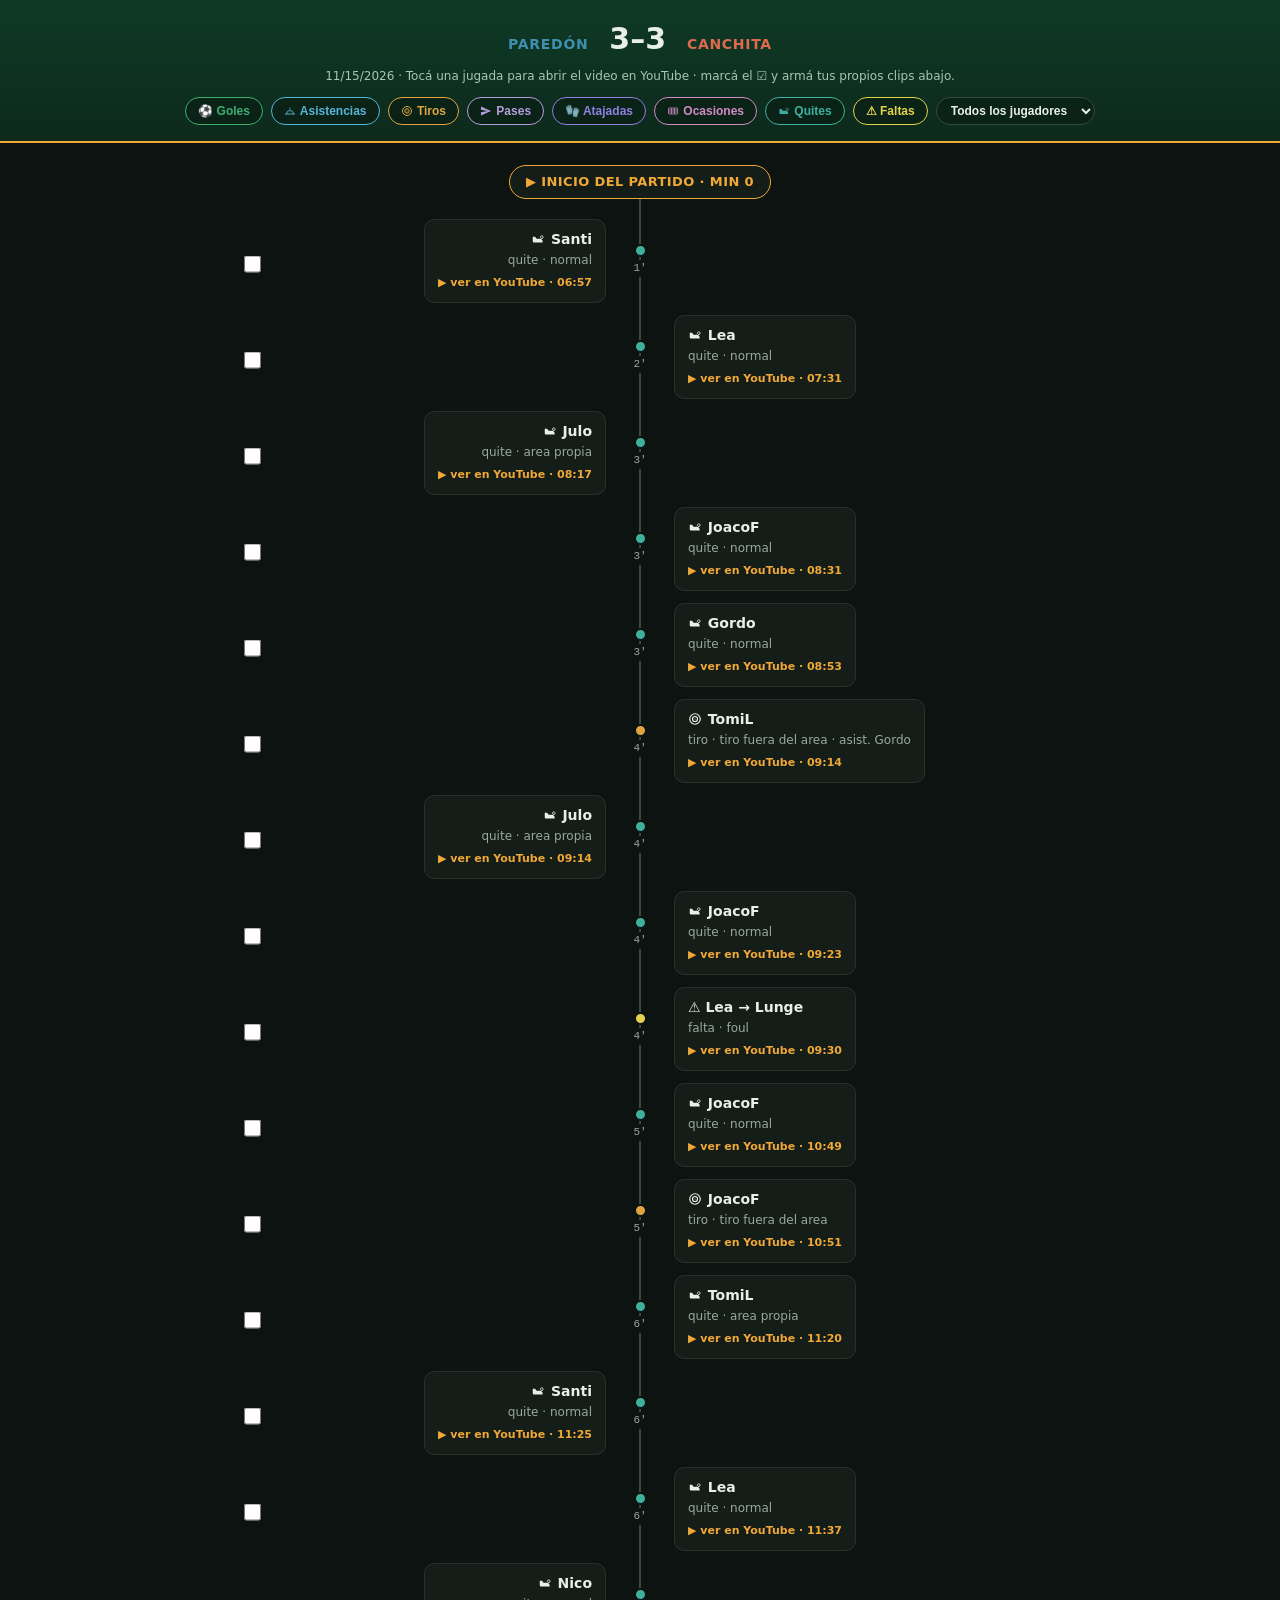
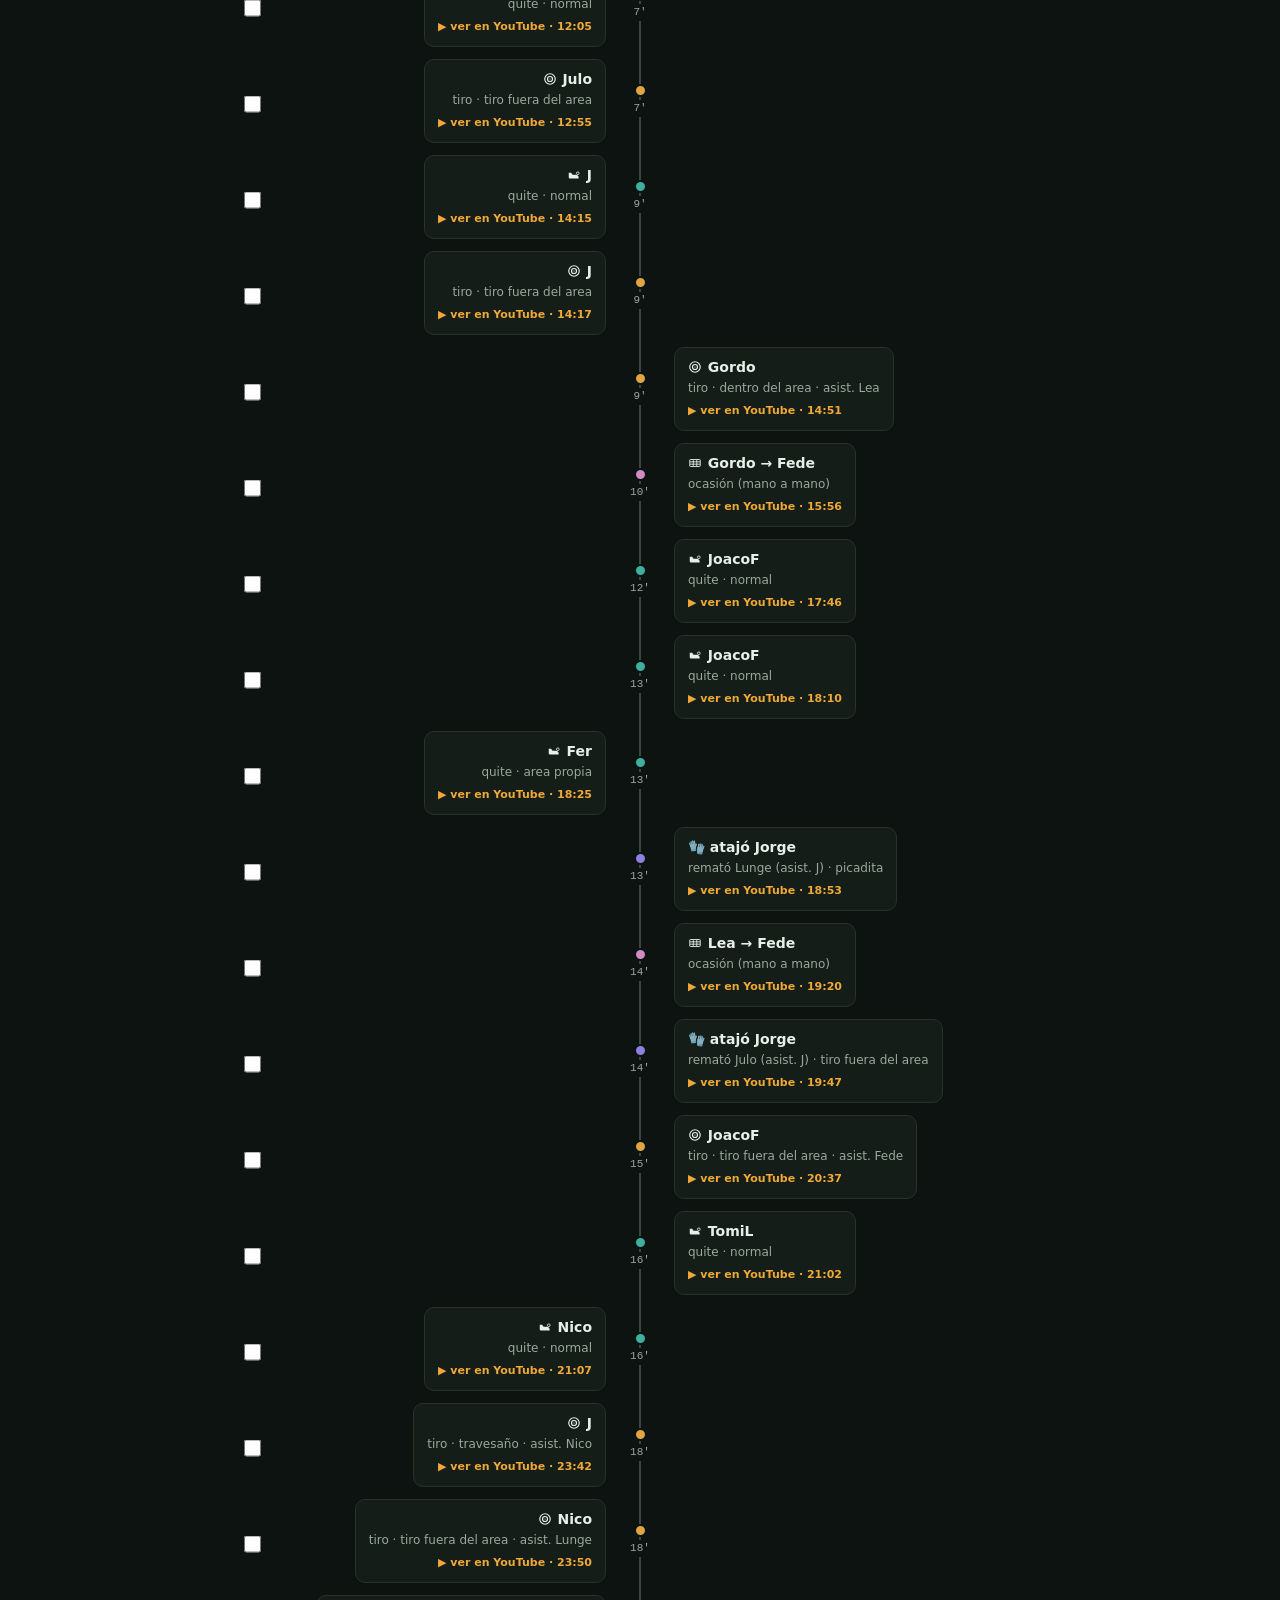
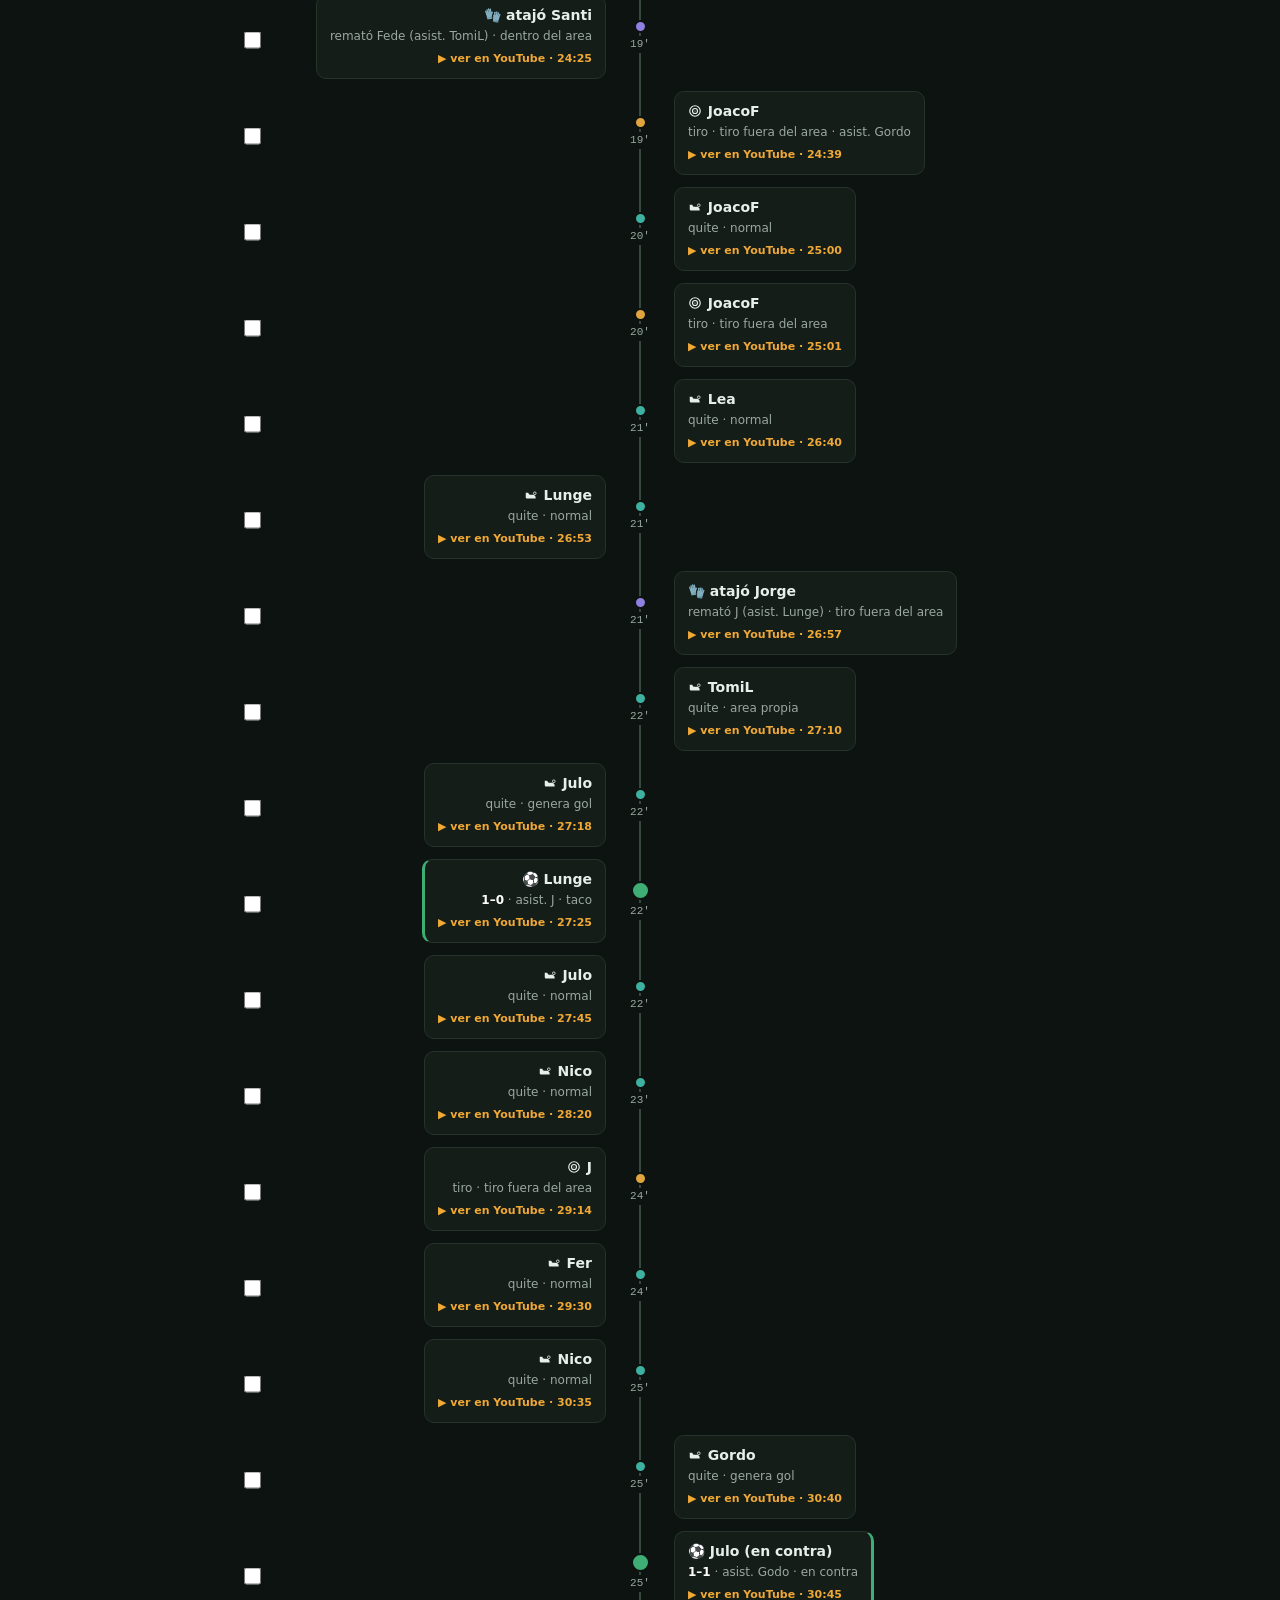
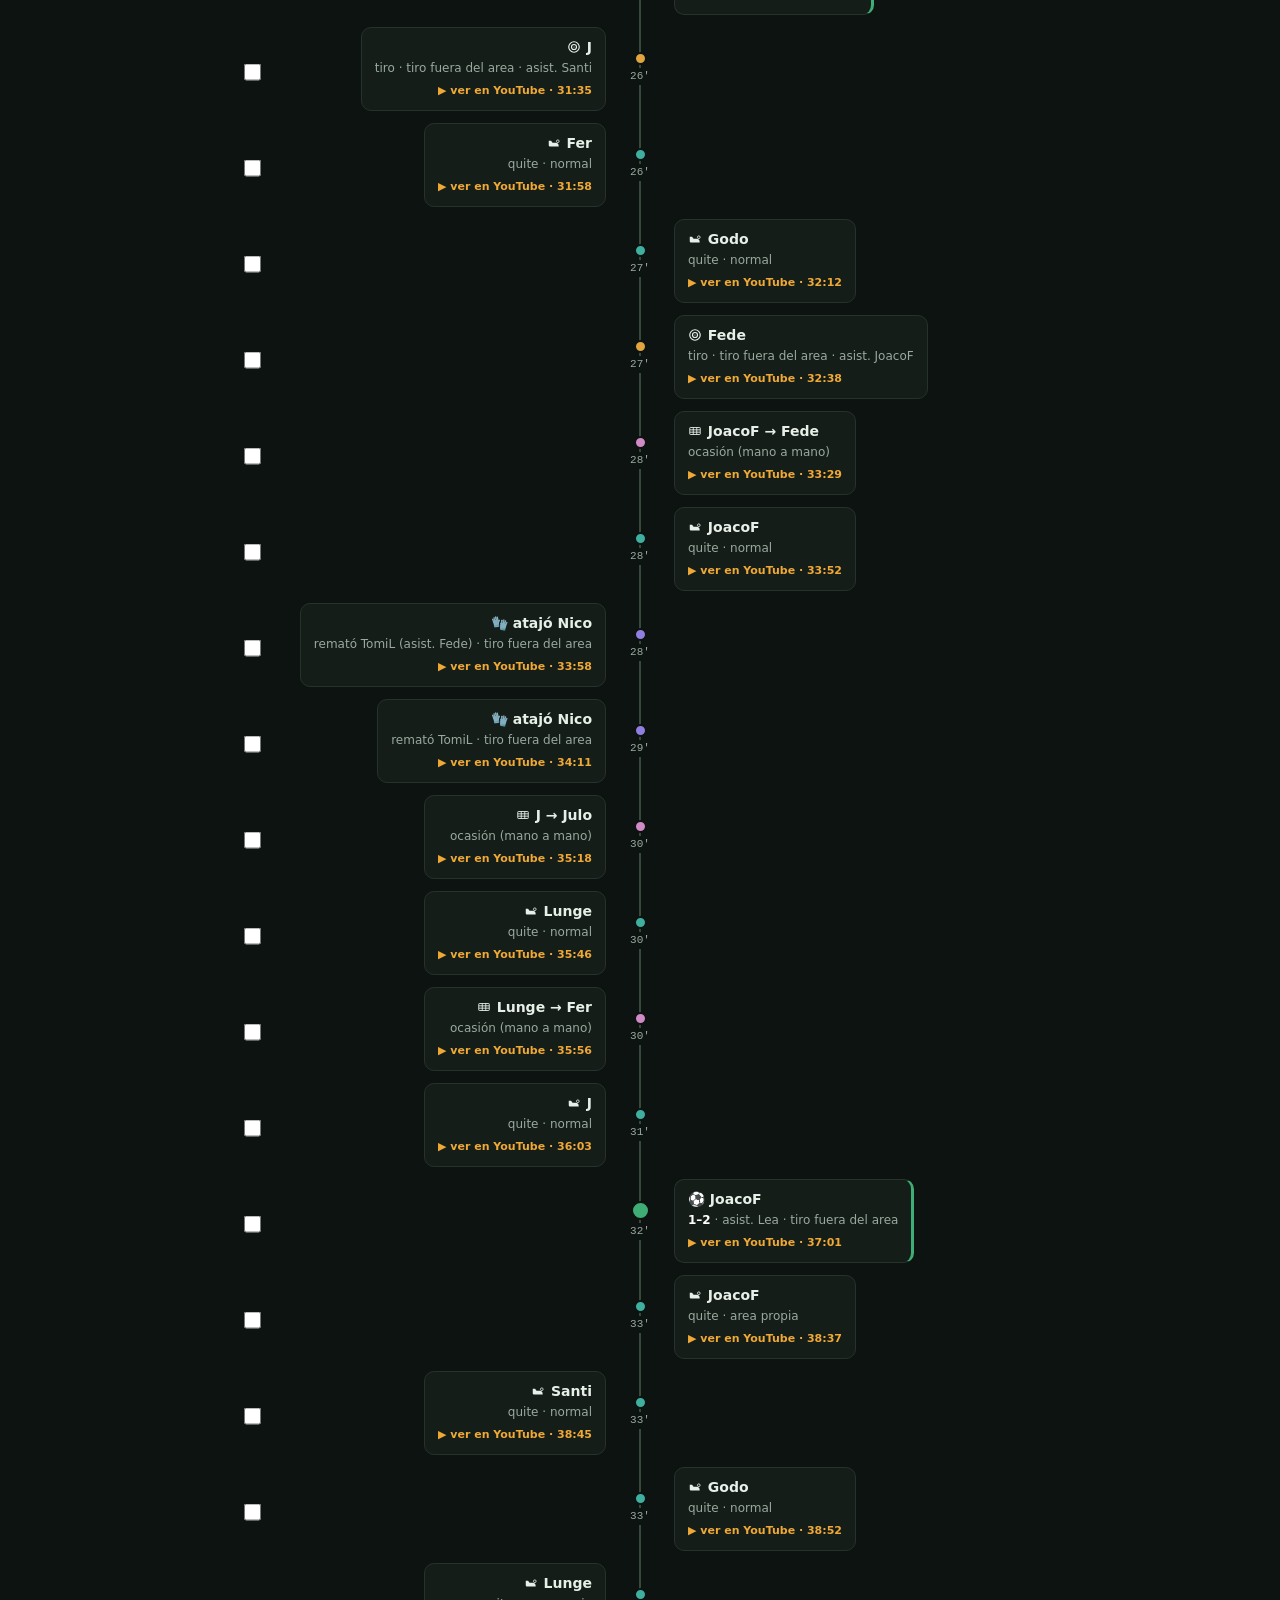
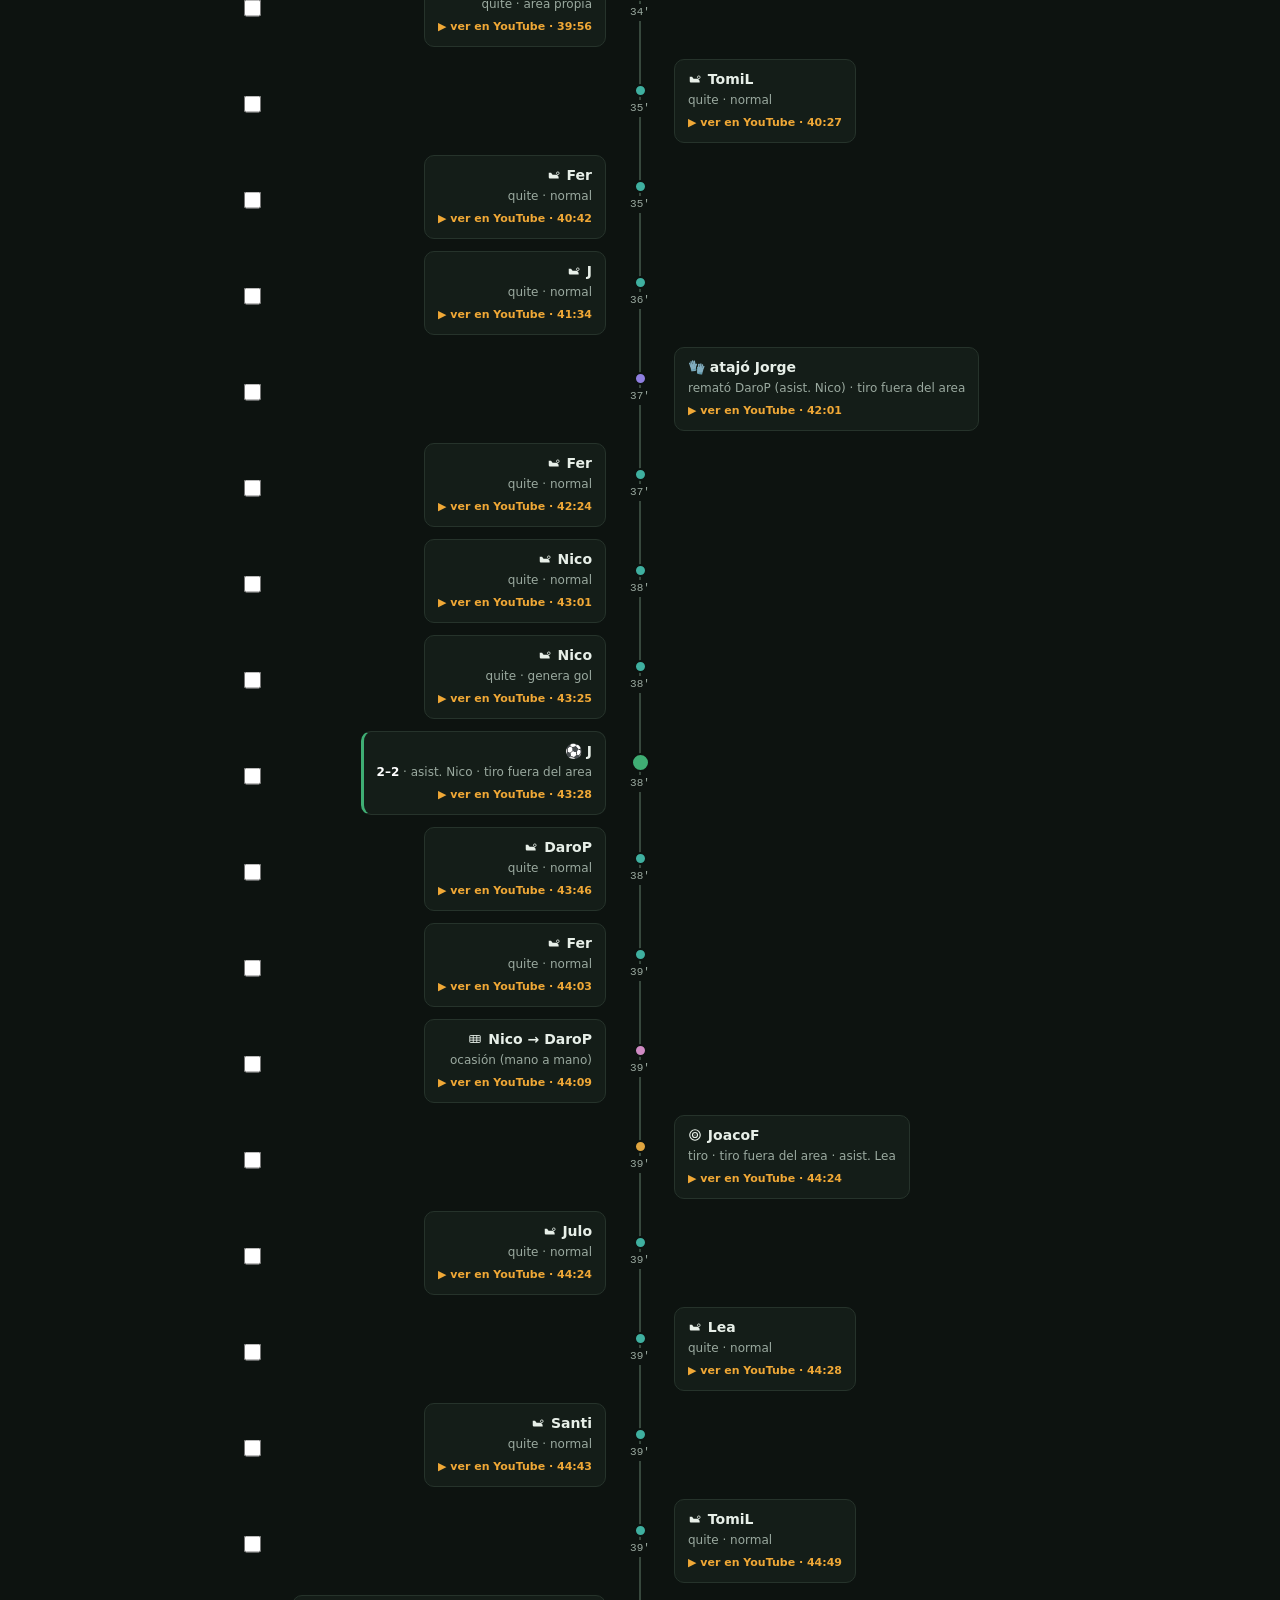
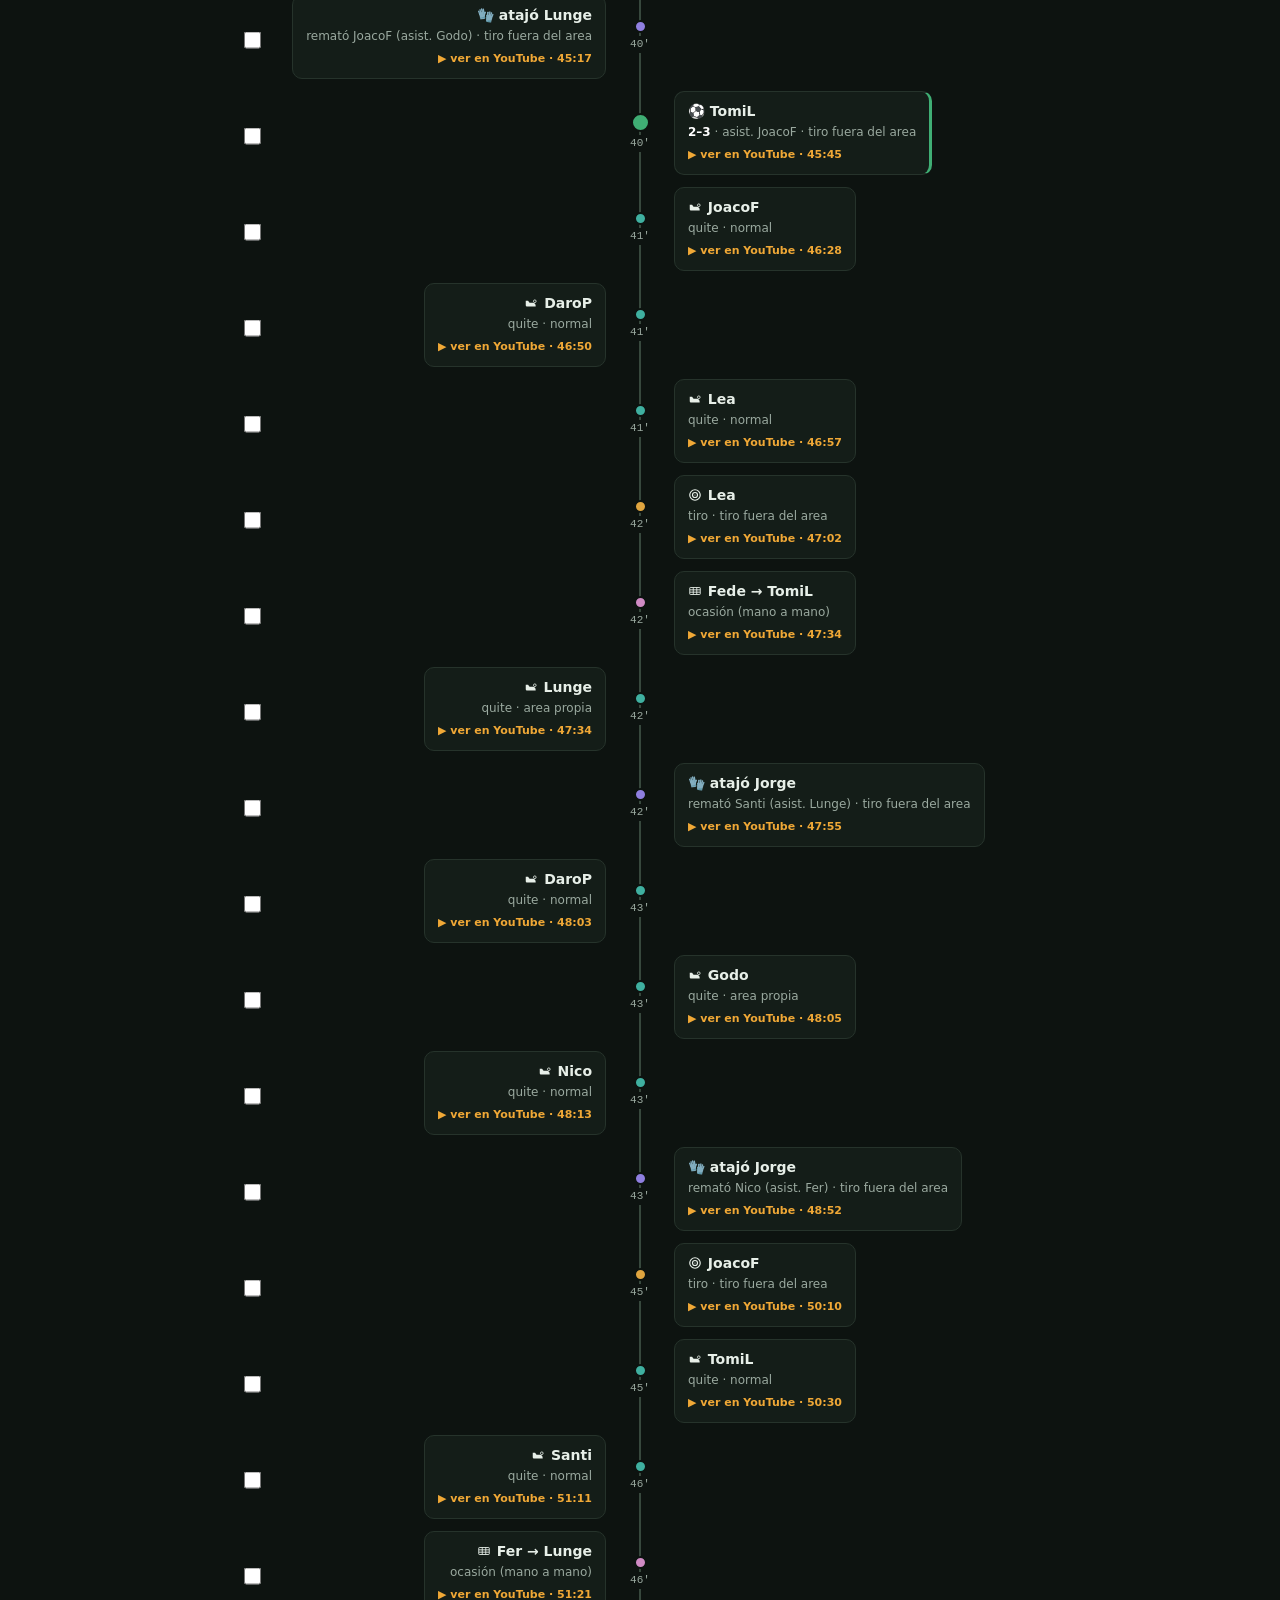
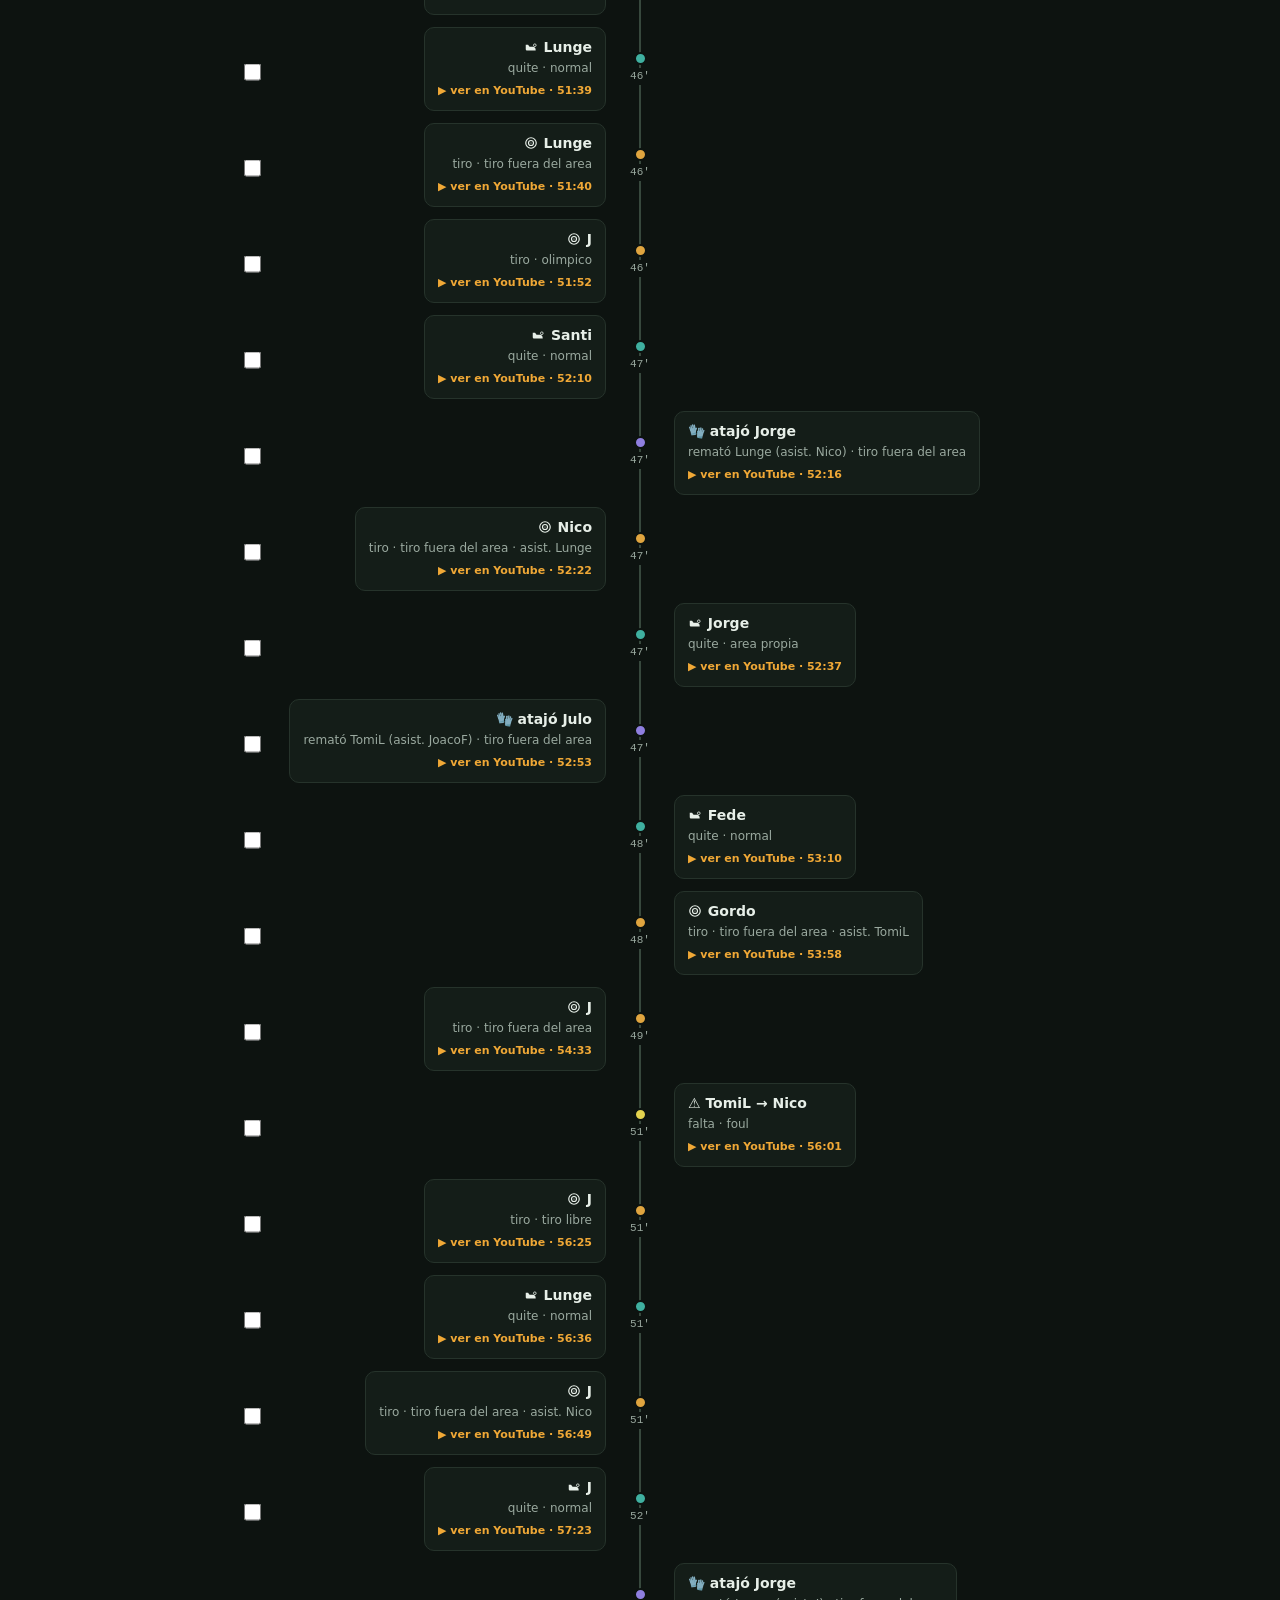
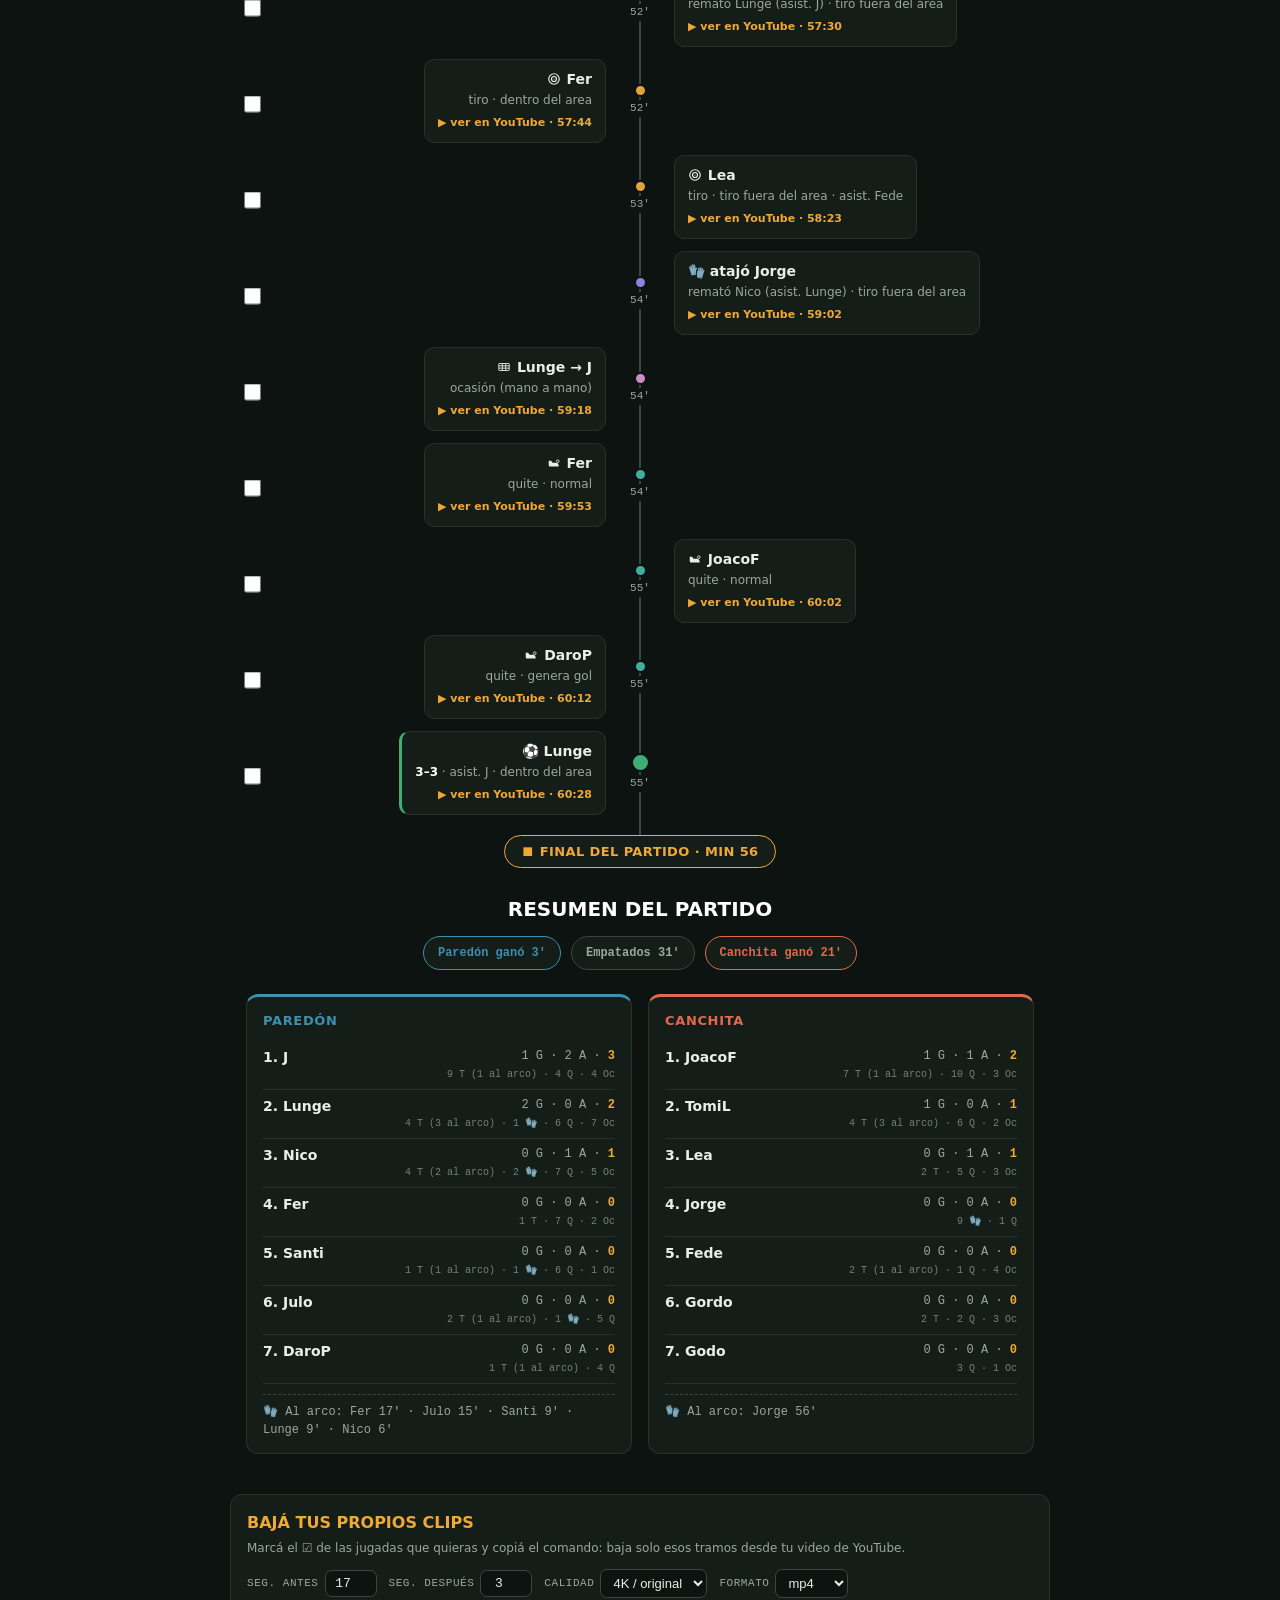
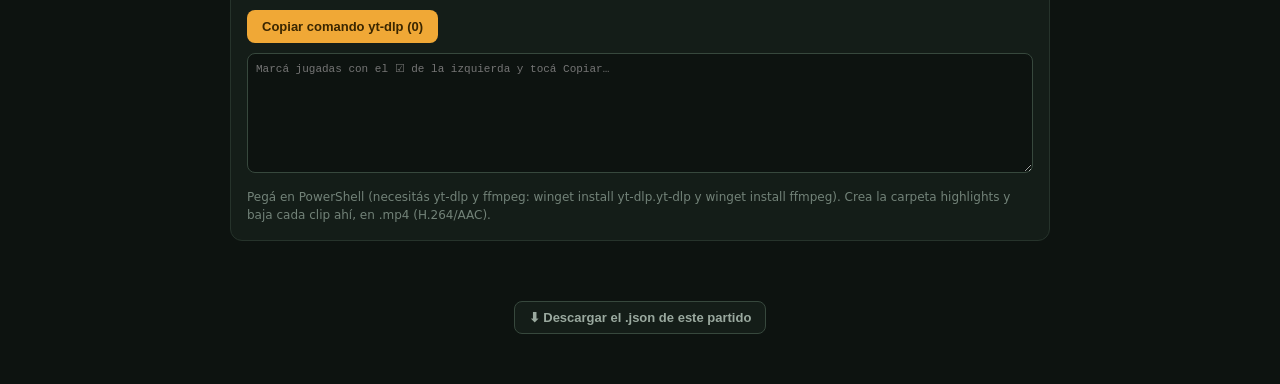
<file: timelines/20261115_timeline.html>
<!doctype html><html lang="es"><head><meta charset="utf-8"><meta name="viewport" content="width=device-width,initial-scale=1"><title>Timeline · Paredón vs Canchita</title><style>*{box-sizing:border-box}body{margin:0;background:#0d1310;color:#e7efe8;font-family:system-ui,-apple-system,"Segoe UI",sans-serif;line-height:1.5}
a{color:inherit;text-decoration:none}
.head{position:sticky;top:0;background:linear-gradient(180deg,#0f3a26,#0d2a1c);border-bottom:2px solid #f0a836;padding:16px;text-align:center;z-index:20}
.sc{font-family:Arial Black,system-ui;font-weight:900;font-size:30px}
.sc .n1{color:#3f8fae}.sc .n2{color:#e06a4f}.tn{font-size:14px;font-weight:800;text-transform:uppercase;letter-spacing:.05em}
.meta{font-size:12px;color:#a9c6b3;margin-top:6px}
.filters{display:flex;gap:8px;justify-content:center;flex-wrap:wrap;margin:12px 0 0}
.filters .f{border:1px solid #37483d;background:rgba(0,0,0,.25);color:#728278;border-radius:20px;padding:5px 12px;font-weight:700;font-size:12px;cursor:pointer}
.filters .f{user-select:none}
.ci{width:1em;height:1em;vertical-align:-0.15em;margin-right:1px;display:inline-block}
.filters .f.on[data-f=gol]{color:#3fae74;border-color:#3fae74}
.filters .f.on[data-f=asist]{color:#56b6d9;border-color:#56b6d9}
.filters .f.on[data-f=pase]{color:#b39ddb;border-color:#b39ddb}
.filters .f.on[data-f=tiro]{color:#e0a53f;border-color:#e0a53f}
.filters .f.on[data-f=atajada]{color:#8f7fe0;border-color:#8f7fe0}
.filters .f.on[data-f=ocasion]{color:#d08bc4;border-color:#d08bc4}
.filters .f.on[data-f=quite]{color:#3fb0a0;border-color:#3fb0a0}
.filters .f.on[data-f=falta]{color:#e3d24e;border-color:#e3d24e}
.filters select{background:rgba(0,0,0,.25);color:#e7efe8;border:1px solid #37483d;border-radius:20px;padding:5px 10px;font-weight:700;font-size:12px}
.filters .allp.on{color:#f0a836;border-color:#f0a836}
.track{max-width:820px;margin:22px auto;position:relative;padding:0 10px}
.track:before{content:"";position:absolute;top:6px;bottom:6px;left:50%;width:2px;background:#37483d;transform:translateX(-50%)}
.rw{position:relative}
.pick{position:absolute;left:0;top:50%;transform:translateY(-50%);z-index:4;width:17px;height:17px;cursor:pointer;accent-color:#f0a836}
.row{display:grid;grid-template-columns:1fr 68px 1fr;align-items:center;margin:12px 0}
.L{display:flex;justify-content:flex-end}.R{display:flex}
.ax{display:flex;flex-direction:column;align-items:center;gap:3px;z-index:1}
.dot{width:13px;height:13px;border-radius:50%;border:2px solid #0d1310}
.dot.gol{width:19px;height:19px;background:#3fae74}.dot.tiro{background:#e0a53f}.dot.atajada{background:#8f7fe0}.dot.falta{background:#e3d24e}.dot.ocasion{background:#d08bc4}.dot.quite{background:#3fb0a0}
.mn{font-family:ui-monospace,monospace;font-size:11px;color:#9aa99f;background:#0d1310;padding:0 4px}
.c{display:inline-block;background:#141d18;border:1px solid #26332b;border-radius:10px;padding:9px 13px;max-width:340px;transition:border-color .12s}
a.row:hover .c{border-color:#3fae74}
.row.left .c{text-align:right}
.c.gol{border-left:3px solid #3fae74}.row.right .c.gol{border-left:1px solid #26332b;border-right:3px solid #3fae74}
.m{display:block;font-weight:700;font-size:14px}.dt{display:block;font-size:12px;color:#9aa99f;margin-top:1px}.dt b{color:#fff}
.pl{display:inline-block;margin-top:5px;font-size:11px;font-weight:700;color:#f0a836}
.bookend{display:block;text-align:center;margin:20px 0;position:relative;z-index:1}
.bookend .bk{display:inline-block;background:#141d18;border:1px solid #f0a836;border-radius:22px;padding:6px 16px;font-family:Arial Black,system-ui;font-weight:900;text-transform:uppercase;letter-spacing:.03em;font-size:13px;color:#f0a836}
a.bookend:hover .bk{background:#16271e}
.sum{max-width:820px;margin:8px auto 40px;padding:0 16px}
.sum h3{font-family:Arial Black,system-ui;font-weight:900;text-transform:uppercase;text-align:center;font-size:20px;color:#fff;margin:26px 0 12px}
.sum-flow{display:flex;gap:10px;justify-content:center;flex-wrap:wrap;margin:0 0 24px}
.sum-flow .pill{font-family:ui-monospace,monospace;font-size:12px;font-weight:700;border-radius:20px;padding:7px 14px;border:1px solid #37483d;background:#141d18}
.sum-flow .pill.p1{color:#3f8fae;border-color:#3f8fae}
.sum-flow .pill.p2{color:#e06a4f;border-color:#e06a4f}
.sum-flow .pill.pe{color:#9aa99f}
.sum-teams{display:grid;grid-template-columns:1fr 1fr;gap:16px}
.sum-team{background:#141d18;border:1px solid #26332b;border-radius:12px;padding:14px 16px}
.sum-team.sum-t1{border-top:3px solid #3f8fae}.sum-team.sum-t2{border-top:3px solid #e06a4f}
.sum-team h4{font-size:13px;text-transform:uppercase;letter-spacing:.05em;margin:0 0 10px;font-weight:800}
.sum-team.sum-t1 h4{color:#3f8fae}.sum-team.sum-t2 h4{color:#e06a4f}
.imp-row{display:flex;justify-content:space-between;align-items:center;gap:10px;padding:6px 0;border-bottom:1px solid #26332b}
.imp-row:last-child{border-bottom:0}
.imp-row .who{font-weight:700;font-size:14px}
.imp-row .st{font-family:ui-monospace,monospace;font-size:12px;color:#9aa99f;white-space:nowrap;text-align:right}
.imp-row{align-items:flex-start}
.imp-x{color:#728278;font-size:10px}
.imp-row .st b{color:#f0a836}
.imp-empty{color:#728278;font-size:13px;padding:6px 0}
.arco{margin-top:10px;font-size:12px;color:#9aa99f;font-family:ui-monospace,monospace;border-top:1px dashed #37483d;padding-top:8px}
.dl{max-width:820px;margin:0 auto 60px;padding:16px;background:#141d18;border:1px solid #26332b;border-radius:12px}
.dl h3{font-family:Arial Black,system-ui;font-weight:900;text-transform:uppercase;font-size:16px;color:#f0a836;margin:0 0 4px}
.dl .sub{font-size:12px;color:#9aa99f;margin:0 0 12px}
.dlctl{display:flex;gap:12px;align-items:center;flex-wrap:wrap;margin-bottom:10px}
.dlctl label{font-family:ui-monospace,monospace;font-size:11px;text-transform:uppercase;letter-spacing:.05em;color:#9aa99f;display:flex;align-items:center;gap:6px}
.dlctl input{width:52px;background:#0d1310;border:1px solid #37483d;border-radius:7px;padding:5px;color:#e7efe8;font-family:ui-monospace,monospace;font-size:13px;text-align:center}
.dlctl select{background:#0d1310;border:1px solid #37483d;border-radius:7px;padding:5px 8px;color:#e7efe8;font-size:13px}
.dlctl button{background:#f0a836;color:#3a2600;border:0;border-radius:8px;padding:9px 15px;font-weight:800;cursor:pointer;font-size:13px}
.dl textarea{width:100%;height:120px;background:#0d1310;border:1px solid #37483d;border-radius:8px;color:#bfe3cd;font-family:ui-monospace,monospace;font-size:11px;padding:8px;resize:vertical;white-space:pre}
.dl-note{font-size:12px;color:#728278;margin:8px 0 0}
.jbtn{background:#141d18;border:1px solid #37483d;color:#9aa99f;border-radius:8px;padding:8px 14px;font-weight:700;cursor:pointer;font-size:13px}
.jbtn:hover{border-color:#f0a836;color:#f0a836}
@media(max-width:600px){.row{grid-template-columns:1fr 46px 1fr}.sum-teams{grid-template-columns:1fr}}</style></head><body><div class="head"><div class="sc"><span class="tn n1">Paredón</span> &nbsp;3–3&nbsp; <span class="tn n2">Canchita</span></div><div class="meta">11/15/2026 · Tocá una jugada para abrir el video en YouTube · marcá el ☑ y armá tus propios clips abajo.</div><div class="filters"><button class="f on" data-f="gol">⚽ Goles</button><button class="f on" data-f="asist"><svg class="ci" viewBox="0 0 24 24" fill="none" stroke="currentColor" stroke-width="1.8" stroke-linecap="round"><path d="M3 18h18"/><path d="M5 18a7 7 0 0 1 14 0"/><path d="M12 6.3v2.2"/></svg> Asistencias</button><button class="f on" data-f="tiro"><svg class="ci" viewBox="0 0 24 24" fill="none" stroke="currentColor" stroke-width="2"><circle cx="12" cy="12" r="9"/><circle cx="12" cy="12" r="4.3"/><circle cx="12" cy="12" r="1" fill="currentColor" stroke="none"/></svg> Tiros</button><button class="f on" data-f="pase"><svg class="ci" viewBox="0 0 24 24"><path fill="currentColor" d="M2 21l20-9L2 3v6.5L15 12 2 14.5z"/></svg> Pases</button><button class="f on" data-f="atajada">🧤 Atajadas</button><button class="f on" data-f="ocasion"><svg class="ci" viewBox="0 0 24 24" fill="none" stroke="currentColor" stroke-width="1.5"><rect x="3" y="6" width="18" height="12" rx="1"/><path d="M3 10h18M3 14h18M9 6v12M15 6v12"/></svg> Ocasiones</button><button class="f on" data-f="quite"><svg class="ci" viewBox="0 0 24 24"><path fill="currentColor" d="M3 8h4l2.5 3.5H15c2.8 0 5 2.2 5 5V18H5a2 2 0 0 1-2-2z"/><circle cx="18.5" cy="9" r="2.3" fill="none" stroke="currentColor" stroke-width="1.4"/></svg> Quites</button><button class="f on" data-f="falta">⚠ Faltas</button><select><option value="">Todos los jugadores</option><option value="Lunge">Lunge</option><option value="Fer">Fer</option><option value="Nico">Nico</option><option value="Julo">Julo</option><option value="J">J</option><option value="Santi">Santi</option><option value="DaroP">DaroP</option><option value="Jorge">Jorge</option><option value="Lea">Lea</option><option value="TomiL">TomiL</option><option value="JoacoF">JoacoF</option><option value="Fede">Fede</option><option value="Godo">Godo</option><option value="Gordo">Gordo</option></select></div></div><div class="track" id="track"><a class="bookend" href="https://www.youtube.com/watch?v=x26sFKZ21kM&t=330s" target="_blank" rel="noopener"><span class="bk">▶ Inicio del partido · min 0</span></a><div class="rw"><input type="checkbox" class="pick" data-i="0"><a class="row left" href="https://www.youtube.com/watch?v=x26sFKZ21kM&t=417s" target="_blank" rel="noopener"><span class="L"><span class="c quite"><span class="m"><svg class="ci" viewBox="0 0 24 24"><path fill="currentColor" d="M3 8h4l2.5 3.5H15c2.8 0 5 2.2 5 5V18H5a2 2 0 0 1-2-2z"/><circle cx="18.5" cy="9" r="2.3" fill="none" stroke="currentColor" stroke-width="1.4"/></svg> Santi</span><span class="dt">quite · normal</span><span class="pl">▶ ver en YouTube · 06:57</span></span></span><span class="ax"><span class="dot quite"></span><span class="mn">1'</span></span><span class="R"></span></a></div><div class="rw"><input type="checkbox" class="pick" data-i="1"><a class="row right" href="https://www.youtube.com/watch?v=x26sFKZ21kM&t=451s" target="_blank" rel="noopener"><span class="L"></span><span class="ax"><span class="dot quite"></span><span class="mn">2'</span></span><span class="R"><span class="c quite"><span class="m"><svg class="ci" viewBox="0 0 24 24"><path fill="currentColor" d="M3 8h4l2.5 3.5H15c2.8 0 5 2.2 5 5V18H5a2 2 0 0 1-2-2z"/><circle cx="18.5" cy="9" r="2.3" fill="none" stroke="currentColor" stroke-width="1.4"/></svg> Lea</span><span class="dt">quite · normal</span><span class="pl">▶ ver en YouTube · 07:31</span></span></span></a></div><div class="rw"><input type="checkbox" class="pick" data-i="2"><a class="row left" href="https://www.youtube.com/watch?v=x26sFKZ21kM&t=497s" target="_blank" rel="noopener"><span class="L"><span class="c quite"><span class="m"><svg class="ci" viewBox="0 0 24 24"><path fill="currentColor" d="M3 8h4l2.5 3.5H15c2.8 0 5 2.2 5 5V18H5a2 2 0 0 1-2-2z"/><circle cx="18.5" cy="9" r="2.3" fill="none" stroke="currentColor" stroke-width="1.4"/></svg> Julo</span><span class="dt">quite · area propia</span><span class="pl">▶ ver en YouTube · 08:17</span></span></span><span class="ax"><span class="dot quite"></span><span class="mn">3'</span></span><span class="R"></span></a></div><div class="rw"><input type="checkbox" class="pick" data-i="3"><a class="row right" href="https://www.youtube.com/watch?v=x26sFKZ21kM&t=511s" target="_blank" rel="noopener"><span class="L"></span><span class="ax"><span class="dot quite"></span><span class="mn">3'</span></span><span class="R"><span class="c quite"><span class="m"><svg class="ci" viewBox="0 0 24 24"><path fill="currentColor" d="M3 8h4l2.5 3.5H15c2.8 0 5 2.2 5 5V18H5a2 2 0 0 1-2-2z"/><circle cx="18.5" cy="9" r="2.3" fill="none" stroke="currentColor" stroke-width="1.4"/></svg> JoacoF</span><span class="dt">quite · normal</span><span class="pl">▶ ver en YouTube · 08:31</span></span></span></a></div><div class="rw"><input type="checkbox" class="pick" data-i="4"><a class="row right" href="https://www.youtube.com/watch?v=x26sFKZ21kM&t=533s" target="_blank" rel="noopener"><span class="L"></span><span class="ax"><span class="dot quite"></span><span class="mn">3'</span></span><span class="R"><span class="c quite"><span class="m"><svg class="ci" viewBox="0 0 24 24"><path fill="currentColor" d="M3 8h4l2.5 3.5H15c2.8 0 5 2.2 5 5V18H5a2 2 0 0 1-2-2z"/><circle cx="18.5" cy="9" r="2.3" fill="none" stroke="currentColor" stroke-width="1.4"/></svg> Gordo</span><span class="dt">quite · normal</span><span class="pl">▶ ver en YouTube · 08:53</span></span></span></a></div><div class="rw"><input type="checkbox" class="pick" data-i="5"><a class="row right" href="https://www.youtube.com/watch?v=x26sFKZ21kM&t=554s" target="_blank" rel="noopener"><span class="L"></span><span class="ax"><span class="dot tiro"></span><span class="mn">4'</span></span><span class="R"><span class="c tiro"><span class="m"><svg class="ci" viewBox="0 0 24 24" fill="none" stroke="currentColor" stroke-width="2"><circle cx="12" cy="12" r="9"/><circle cx="12" cy="12" r="4.3"/><circle cx="12" cy="12" r="1" fill="currentColor" stroke="none"/></svg> TomiL</span><span class="dt">tiro · tiro fuera del area · asist. Gordo</span><span class="pl">▶ ver en YouTube · 09:14</span></span></span></a></div><div class="rw"><input type="checkbox" class="pick" data-i="6"><a class="row left" href="https://www.youtube.com/watch?v=x26sFKZ21kM&t=554s" target="_blank" rel="noopener"><span class="L"><span class="c quite"><span class="m"><svg class="ci" viewBox="0 0 24 24"><path fill="currentColor" d="M3 8h4l2.5 3.5H15c2.8 0 5 2.2 5 5V18H5a2 2 0 0 1-2-2z"/><circle cx="18.5" cy="9" r="2.3" fill="none" stroke="currentColor" stroke-width="1.4"/></svg> Julo</span><span class="dt">quite · area propia</span><span class="pl">▶ ver en YouTube · 09:14</span></span></span><span class="ax"><span class="dot quite"></span><span class="mn">4'</span></span><span class="R"></span></a></div><div class="rw"><input type="checkbox" class="pick" data-i="7"><a class="row right" href="https://www.youtube.com/watch?v=x26sFKZ21kM&t=563s" target="_blank" rel="noopener"><span class="L"></span><span class="ax"><span class="dot quite"></span><span class="mn">4'</span></span><span class="R"><span class="c quite"><span class="m"><svg class="ci" viewBox="0 0 24 24"><path fill="currentColor" d="M3 8h4l2.5 3.5H15c2.8 0 5 2.2 5 5V18H5a2 2 0 0 1-2-2z"/><circle cx="18.5" cy="9" r="2.3" fill="none" stroke="currentColor" stroke-width="1.4"/></svg> JoacoF</span><span class="dt">quite · normal</span><span class="pl">▶ ver en YouTube · 09:23</span></span></span></a></div><div class="rw"><input type="checkbox" class="pick" data-i="8"><a class="row right" href="https://www.youtube.com/watch?v=x26sFKZ21kM&t=570s" target="_blank" rel="noopener"><span class="L"></span><span class="ax"><span class="dot falta"></span><span class="mn">4'</span></span><span class="R"><span class="c falta"><span class="m">⚠ Lea → Lunge</span><span class="dt">falta · foul</span><span class="pl">▶ ver en YouTube · 09:30</span></span></span></a></div><div class="rw"><input type="checkbox" class="pick" data-i="9"><a class="row right" href="https://www.youtube.com/watch?v=x26sFKZ21kM&t=649s" target="_blank" rel="noopener"><span class="L"></span><span class="ax"><span class="dot quite"></span><span class="mn">5'</span></span><span class="R"><span class="c quite"><span class="m"><svg class="ci" viewBox="0 0 24 24"><path fill="currentColor" d="M3 8h4l2.5 3.5H15c2.8 0 5 2.2 5 5V18H5a2 2 0 0 1-2-2z"/><circle cx="18.5" cy="9" r="2.3" fill="none" stroke="currentColor" stroke-width="1.4"/></svg> JoacoF</span><span class="dt">quite · normal</span><span class="pl">▶ ver en YouTube · 10:49</span></span></span></a></div><div class="rw"><input type="checkbox" class="pick" data-i="10"><a class="row right" href="https://www.youtube.com/watch?v=x26sFKZ21kM&t=651s" target="_blank" rel="noopener"><span class="L"></span><span class="ax"><span class="dot tiro"></span><span class="mn">5'</span></span><span class="R"><span class="c tiro"><span class="m"><svg class="ci" viewBox="0 0 24 24" fill="none" stroke="currentColor" stroke-width="2"><circle cx="12" cy="12" r="9"/><circle cx="12" cy="12" r="4.3"/><circle cx="12" cy="12" r="1" fill="currentColor" stroke="none"/></svg> JoacoF</span><span class="dt">tiro · tiro fuera del area</span><span class="pl">▶ ver en YouTube · 10:51</span></span></span></a></div><div class="rw"><input type="checkbox" class="pick" data-i="11"><a class="row right" href="https://www.youtube.com/watch?v=x26sFKZ21kM&t=680s" target="_blank" rel="noopener"><span class="L"></span><span class="ax"><span class="dot quite"></span><span class="mn">6'</span></span><span class="R"><span class="c quite"><span class="m"><svg class="ci" viewBox="0 0 24 24"><path fill="currentColor" d="M3 8h4l2.5 3.5H15c2.8 0 5 2.2 5 5V18H5a2 2 0 0 1-2-2z"/><circle cx="18.5" cy="9" r="2.3" fill="none" stroke="currentColor" stroke-width="1.4"/></svg> TomiL</span><span class="dt">quite · area propia</span><span class="pl">▶ ver en YouTube · 11:20</span></span></span></a></div><div class="rw"><input type="checkbox" class="pick" data-i="12"><a class="row left" href="https://www.youtube.com/watch?v=x26sFKZ21kM&t=685s" target="_blank" rel="noopener"><span class="L"><span class="c quite"><span class="m"><svg class="ci" viewBox="0 0 24 24"><path fill="currentColor" d="M3 8h4l2.5 3.5H15c2.8 0 5 2.2 5 5V18H5a2 2 0 0 1-2-2z"/><circle cx="18.5" cy="9" r="2.3" fill="none" stroke="currentColor" stroke-width="1.4"/></svg> Santi</span><span class="dt">quite · normal</span><span class="pl">▶ ver en YouTube · 11:25</span></span></span><span class="ax"><span class="dot quite"></span><span class="mn">6'</span></span><span class="R"></span></a></div><div class="rw"><input type="checkbox" class="pick" data-i="13"><a class="row right" href="https://www.youtube.com/watch?v=x26sFKZ21kM&t=697s" target="_blank" rel="noopener"><span class="L"></span><span class="ax"><span class="dot quite"></span><span class="mn">6'</span></span><span class="R"><span class="c quite"><span class="m"><svg class="ci" viewBox="0 0 24 24"><path fill="currentColor" d="M3 8h4l2.5 3.5H15c2.8 0 5 2.2 5 5V18H5a2 2 0 0 1-2-2z"/><circle cx="18.5" cy="9" r="2.3" fill="none" stroke="currentColor" stroke-width="1.4"/></svg> Lea</span><span class="dt">quite · normal</span><span class="pl">▶ ver en YouTube · 11:37</span></span></span></a></div><div class="rw"><input type="checkbox" class="pick" data-i="14"><a class="row left" href="https://www.youtube.com/watch?v=x26sFKZ21kM&t=725s" target="_blank" rel="noopener"><span class="L"><span class="c quite"><span class="m"><svg class="ci" viewBox="0 0 24 24"><path fill="currentColor" d="M3 8h4l2.5 3.5H15c2.8 0 5 2.2 5 5V18H5a2 2 0 0 1-2-2z"/><circle cx="18.5" cy="9" r="2.3" fill="none" stroke="currentColor" stroke-width="1.4"/></svg> Nico</span><span class="dt">quite · normal</span><span class="pl">▶ ver en YouTube · 12:05</span></span></span><span class="ax"><span class="dot quite"></span><span class="mn">7'</span></span><span class="R"></span></a></div><div class="rw"><input type="checkbox" class="pick" data-i="15"><a class="row left" href="https://www.youtube.com/watch?v=x26sFKZ21kM&t=775s" target="_blank" rel="noopener"><span class="L"><span class="c tiro"><span class="m"><svg class="ci" viewBox="0 0 24 24" fill="none" stroke="currentColor" stroke-width="2"><circle cx="12" cy="12" r="9"/><circle cx="12" cy="12" r="4.3"/><circle cx="12" cy="12" r="1" fill="currentColor" stroke="none"/></svg> Julo</span><span class="dt">tiro · tiro fuera del area</span><span class="pl">▶ ver en YouTube · 12:55</span></span></span><span class="ax"><span class="dot tiro"></span><span class="mn">7'</span></span><span class="R"></span></a></div><div class="rw"><input type="checkbox" class="pick" data-i="16"><a class="row left" href="https://www.youtube.com/watch?v=x26sFKZ21kM&t=855s" target="_blank" rel="noopener"><span class="L"><span class="c quite"><span class="m"><svg class="ci" viewBox="0 0 24 24"><path fill="currentColor" d="M3 8h4l2.5 3.5H15c2.8 0 5 2.2 5 5V18H5a2 2 0 0 1-2-2z"/><circle cx="18.5" cy="9" r="2.3" fill="none" stroke="currentColor" stroke-width="1.4"/></svg> J</span><span class="dt">quite · normal</span><span class="pl">▶ ver en YouTube · 14:15</span></span></span><span class="ax"><span class="dot quite"></span><span class="mn">9'</span></span><span class="R"></span></a></div><div class="rw"><input type="checkbox" class="pick" data-i="17"><a class="row left" href="https://www.youtube.com/watch?v=x26sFKZ21kM&t=857s" target="_blank" rel="noopener"><span class="L"><span class="c tiro"><span class="m"><svg class="ci" viewBox="0 0 24 24" fill="none" stroke="currentColor" stroke-width="2"><circle cx="12" cy="12" r="9"/><circle cx="12" cy="12" r="4.3"/><circle cx="12" cy="12" r="1" fill="currentColor" stroke="none"/></svg> J</span><span class="dt">tiro · tiro fuera del area</span><span class="pl">▶ ver en YouTube · 14:17</span></span></span><span class="ax"><span class="dot tiro"></span><span class="mn">9'</span></span><span class="R"></span></a></div><div class="rw"><input type="checkbox" class="pick" data-i="18"><a class="row right" href="https://www.youtube.com/watch?v=x26sFKZ21kM&t=891s" target="_blank" rel="noopener"><span class="L"></span><span class="ax"><span class="dot tiro"></span><span class="mn">9'</span></span><span class="R"><span class="c tiro"><span class="m"><svg class="ci" viewBox="0 0 24 24" fill="none" stroke="currentColor" stroke-width="2"><circle cx="12" cy="12" r="9"/><circle cx="12" cy="12" r="4.3"/><circle cx="12" cy="12" r="1" fill="currentColor" stroke="none"/></svg> Gordo</span><span class="dt">tiro · dentro del area · asist. Lea</span><span class="pl">▶ ver en YouTube · 14:51</span></span></span></a></div><div class="rw"><input type="checkbox" class="pick" data-i="19"><a class="row right" href="https://www.youtube.com/watch?v=x26sFKZ21kM&t=956s" target="_blank" rel="noopener"><span class="L"></span><span class="ax"><span class="dot ocasion"></span><span class="mn">10'</span></span><span class="R"><span class="c ocasion"><span class="m"><svg class="ci" viewBox="0 0 24 24" fill="none" stroke="currentColor" stroke-width="1.5"><rect x="3" y="6" width="18" height="12" rx="1"/><path d="M3 10h18M3 14h18M9 6v12M15 6v12"/></svg> Gordo → Fede</span><span class="dt">ocasión (mano a mano)</span><span class="pl">▶ ver en YouTube · 15:56</span></span></span></a></div><div class="rw"><input type="checkbox" class="pick" data-i="20"><a class="row right" href="https://www.youtube.com/watch?v=x26sFKZ21kM&t=1066s" target="_blank" rel="noopener"><span class="L"></span><span class="ax"><span class="dot quite"></span><span class="mn">12'</span></span><span class="R"><span class="c quite"><span class="m"><svg class="ci" viewBox="0 0 24 24"><path fill="currentColor" d="M3 8h4l2.5 3.5H15c2.8 0 5 2.2 5 5V18H5a2 2 0 0 1-2-2z"/><circle cx="18.5" cy="9" r="2.3" fill="none" stroke="currentColor" stroke-width="1.4"/></svg> JoacoF</span><span class="dt">quite · normal</span><span class="pl">▶ ver en YouTube · 17:46</span></span></span></a></div><div class="rw"><input type="checkbox" class="pick" data-i="21"><a class="row right" href="https://www.youtube.com/watch?v=x26sFKZ21kM&t=1090s" target="_blank" rel="noopener"><span class="L"></span><span class="ax"><span class="dot quite"></span><span class="mn">13'</span></span><span class="R"><span class="c quite"><span class="m"><svg class="ci" viewBox="0 0 24 24"><path fill="currentColor" d="M3 8h4l2.5 3.5H15c2.8 0 5 2.2 5 5V18H5a2 2 0 0 1-2-2z"/><circle cx="18.5" cy="9" r="2.3" fill="none" stroke="currentColor" stroke-width="1.4"/></svg> JoacoF</span><span class="dt">quite · normal</span><span class="pl">▶ ver en YouTube · 18:10</span></span></span></a></div><div class="rw"><input type="checkbox" class="pick" data-i="22"><a class="row left" href="https://www.youtube.com/watch?v=x26sFKZ21kM&t=1105s" target="_blank" rel="noopener"><span class="L"><span class="c quite"><span class="m"><svg class="ci" viewBox="0 0 24 24"><path fill="currentColor" d="M3 8h4l2.5 3.5H15c2.8 0 5 2.2 5 5V18H5a2 2 0 0 1-2-2z"/><circle cx="18.5" cy="9" r="2.3" fill="none" stroke="currentColor" stroke-width="1.4"/></svg> Fer</span><span class="dt">quite · area propia</span><span class="pl">▶ ver en YouTube · 18:25</span></span></span><span class="ax"><span class="dot quite"></span><span class="mn">13'</span></span><span class="R"></span></a></div><div class="rw"><input type="checkbox" class="pick" data-i="23"><a class="row right" href="https://www.youtube.com/watch?v=x26sFKZ21kM&t=1133s" target="_blank" rel="noopener"><span class="L"></span><span class="ax"><span class="dot atajada"></span><span class="mn">13'</span></span><span class="R"><span class="c atajada"><span class="m">🧤 atajó Jorge</span><span class="dt">remató Lunge (asist. J) · picadita</span><span class="pl">▶ ver en YouTube · 18:53</span></span></span></a></div><div class="rw"><input type="checkbox" class="pick" data-i="24"><a class="row right" href="https://www.youtube.com/watch?v=x26sFKZ21kM&t=1160s" target="_blank" rel="noopener"><span class="L"></span><span class="ax"><span class="dot ocasion"></span><span class="mn">14'</span></span><span class="R"><span class="c ocasion"><span class="m"><svg class="ci" viewBox="0 0 24 24" fill="none" stroke="currentColor" stroke-width="1.5"><rect x="3" y="6" width="18" height="12" rx="1"/><path d="M3 10h18M3 14h18M9 6v12M15 6v12"/></svg> Lea → Fede</span><span class="dt">ocasión (mano a mano)</span><span class="pl">▶ ver en YouTube · 19:20</span></span></span></a></div><div class="rw"><input type="checkbox" class="pick" data-i="25"><a class="row right" href="https://www.youtube.com/watch?v=x26sFKZ21kM&t=1187s" target="_blank" rel="noopener"><span class="L"></span><span class="ax"><span class="dot atajada"></span><span class="mn">14'</span></span><span class="R"><span class="c atajada"><span class="m">🧤 atajó Jorge</span><span class="dt">remató Julo (asist. J) · tiro fuera del area</span><span class="pl">▶ ver en YouTube · 19:47</span></span></span></a></div><div class="rw"><input type="checkbox" class="pick" data-i="26"><a class="row right" href="https://www.youtube.com/watch?v=x26sFKZ21kM&t=1237s" target="_blank" rel="noopener"><span class="L"></span><span class="ax"><span class="dot tiro"></span><span class="mn">15'</span></span><span class="R"><span class="c tiro"><span class="m"><svg class="ci" viewBox="0 0 24 24" fill="none" stroke="currentColor" stroke-width="2"><circle cx="12" cy="12" r="9"/><circle cx="12" cy="12" r="4.3"/><circle cx="12" cy="12" r="1" fill="currentColor" stroke="none"/></svg> JoacoF</span><span class="dt">tiro · tiro fuera del area · asist. Fede</span><span class="pl">▶ ver en YouTube · 20:37</span></span></span></a></div><div class="rw"><input type="checkbox" class="pick" data-i="27"><a class="row right" href="https://www.youtube.com/watch?v=x26sFKZ21kM&t=1262s" target="_blank" rel="noopener"><span class="L"></span><span class="ax"><span class="dot quite"></span><span class="mn">16'</span></span><span class="R"><span class="c quite"><span class="m"><svg class="ci" viewBox="0 0 24 24"><path fill="currentColor" d="M3 8h4l2.5 3.5H15c2.8 0 5 2.2 5 5V18H5a2 2 0 0 1-2-2z"/><circle cx="18.5" cy="9" r="2.3" fill="none" stroke="currentColor" stroke-width="1.4"/></svg> TomiL</span><span class="dt">quite · normal</span><span class="pl">▶ ver en YouTube · 21:02</span></span></span></a></div><div class="rw"><input type="checkbox" class="pick" data-i="28"><a class="row left" href="https://www.youtube.com/watch?v=x26sFKZ21kM&t=1267s" target="_blank" rel="noopener"><span class="L"><span class="c quite"><span class="m"><svg class="ci" viewBox="0 0 24 24"><path fill="currentColor" d="M3 8h4l2.5 3.5H15c2.8 0 5 2.2 5 5V18H5a2 2 0 0 1-2-2z"/><circle cx="18.5" cy="9" r="2.3" fill="none" stroke="currentColor" stroke-width="1.4"/></svg> Nico</span><span class="dt">quite · normal</span><span class="pl">▶ ver en YouTube · 21:07</span></span></span><span class="ax"><span class="dot quite"></span><span class="mn">16'</span></span><span class="R"></span></a></div><div class="rw"><input type="checkbox" class="pick" data-i="29"><a class="row left" href="https://www.youtube.com/watch?v=x26sFKZ21kM&t=1422s" target="_blank" rel="noopener"><span class="L"><span class="c tiro"><span class="m"><svg class="ci" viewBox="0 0 24 24" fill="none" stroke="currentColor" stroke-width="2"><circle cx="12" cy="12" r="9"/><circle cx="12" cy="12" r="4.3"/><circle cx="12" cy="12" r="1" fill="currentColor" stroke="none"/></svg> J</span><span class="dt">tiro · travesaño · asist. Nico</span><span class="pl">▶ ver en YouTube · 23:42</span></span></span><span class="ax"><span class="dot tiro"></span><span class="mn">18'</span></span><span class="R"></span></a></div><div class="rw"><input type="checkbox" class="pick" data-i="30"><a class="row left" href="https://www.youtube.com/watch?v=x26sFKZ21kM&t=1430s" target="_blank" rel="noopener"><span class="L"><span class="c tiro"><span class="m"><svg class="ci" viewBox="0 0 24 24" fill="none" stroke="currentColor" stroke-width="2"><circle cx="12" cy="12" r="9"/><circle cx="12" cy="12" r="4.3"/><circle cx="12" cy="12" r="1" fill="currentColor" stroke="none"/></svg> Nico</span><span class="dt">tiro · tiro fuera del area · asist. Lunge</span><span class="pl">▶ ver en YouTube · 23:50</span></span></span><span class="ax"><span class="dot tiro"></span><span class="mn">18'</span></span><span class="R"></span></a></div><div class="rw"><input type="checkbox" class="pick" data-i="31"><a class="row left" href="https://www.youtube.com/watch?v=x26sFKZ21kM&t=1465s" target="_blank" rel="noopener"><span class="L"><span class="c atajada"><span class="m">🧤 atajó Santi</span><span class="dt">remató Fede (asist. TomiL) · dentro del area</span><span class="pl">▶ ver en YouTube · 24:25</span></span></span><span class="ax"><span class="dot atajada"></span><span class="mn">19'</span></span><span class="R"></span></a></div><div class="rw"><input type="checkbox" class="pick" data-i="32"><a class="row right" href="https://www.youtube.com/watch?v=x26sFKZ21kM&t=1479s" target="_blank" rel="noopener"><span class="L"></span><span class="ax"><span class="dot tiro"></span><span class="mn">19'</span></span><span class="R"><span class="c tiro"><span class="m"><svg class="ci" viewBox="0 0 24 24" fill="none" stroke="currentColor" stroke-width="2"><circle cx="12" cy="12" r="9"/><circle cx="12" cy="12" r="4.3"/><circle cx="12" cy="12" r="1" fill="currentColor" stroke="none"/></svg> JoacoF</span><span class="dt">tiro · tiro fuera del area · asist. Gordo</span><span class="pl">▶ ver en YouTube · 24:39</span></span></span></a></div><div class="rw"><input type="checkbox" class="pick" data-i="33"><a class="row right" href="https://www.youtube.com/watch?v=x26sFKZ21kM&t=1500s" target="_blank" rel="noopener"><span class="L"></span><span class="ax"><span class="dot quite"></span><span class="mn">20'</span></span><span class="R"><span class="c quite"><span class="m"><svg class="ci" viewBox="0 0 24 24"><path fill="currentColor" d="M3 8h4l2.5 3.5H15c2.8 0 5 2.2 5 5V18H5a2 2 0 0 1-2-2z"/><circle cx="18.5" cy="9" r="2.3" fill="none" stroke="currentColor" stroke-width="1.4"/></svg> JoacoF</span><span class="dt">quite · normal</span><span class="pl">▶ ver en YouTube · 25:00</span></span></span></a></div><div class="rw"><input type="checkbox" class="pick" data-i="34"><a class="row right" href="https://www.youtube.com/watch?v=x26sFKZ21kM&t=1501s" target="_blank" rel="noopener"><span class="L"></span><span class="ax"><span class="dot tiro"></span><span class="mn">20'</span></span><span class="R"><span class="c tiro"><span class="m"><svg class="ci" viewBox="0 0 24 24" fill="none" stroke="currentColor" stroke-width="2"><circle cx="12" cy="12" r="9"/><circle cx="12" cy="12" r="4.3"/><circle cx="12" cy="12" r="1" fill="currentColor" stroke="none"/></svg> JoacoF</span><span class="dt">tiro · tiro fuera del area</span><span class="pl">▶ ver en YouTube · 25:01</span></span></span></a></div><div class="rw"><input type="checkbox" class="pick" data-i="35"><a class="row right" href="https://www.youtube.com/watch?v=x26sFKZ21kM&t=1600s" target="_blank" rel="noopener"><span class="L"></span><span class="ax"><span class="dot quite"></span><span class="mn">21'</span></span><span class="R"><span class="c quite"><span class="m"><svg class="ci" viewBox="0 0 24 24"><path fill="currentColor" d="M3 8h4l2.5 3.5H15c2.8 0 5 2.2 5 5V18H5a2 2 0 0 1-2-2z"/><circle cx="18.5" cy="9" r="2.3" fill="none" stroke="currentColor" stroke-width="1.4"/></svg> Lea</span><span class="dt">quite · normal</span><span class="pl">▶ ver en YouTube · 26:40</span></span></span></a></div><div class="rw"><input type="checkbox" class="pick" data-i="36"><a class="row left" href="https://www.youtube.com/watch?v=x26sFKZ21kM&t=1613s" target="_blank" rel="noopener"><span class="L"><span class="c quite"><span class="m"><svg class="ci" viewBox="0 0 24 24"><path fill="currentColor" d="M3 8h4l2.5 3.5H15c2.8 0 5 2.2 5 5V18H5a2 2 0 0 1-2-2z"/><circle cx="18.5" cy="9" r="2.3" fill="none" stroke="currentColor" stroke-width="1.4"/></svg> Lunge</span><span class="dt">quite · normal</span><span class="pl">▶ ver en YouTube · 26:53</span></span></span><span class="ax"><span class="dot quite"></span><span class="mn">21'</span></span><span class="R"></span></a></div><div class="rw"><input type="checkbox" class="pick" data-i="37"><a class="row right" href="https://www.youtube.com/watch?v=x26sFKZ21kM&t=1617s" target="_blank" rel="noopener"><span class="L"></span><span class="ax"><span class="dot atajada"></span><span class="mn">21'</span></span><span class="R"><span class="c atajada"><span class="m">🧤 atajó Jorge</span><span class="dt">remató J (asist. Lunge) · tiro fuera del area</span><span class="pl">▶ ver en YouTube · 26:57</span></span></span></a></div><div class="rw"><input type="checkbox" class="pick" data-i="38"><a class="row right" href="https://www.youtube.com/watch?v=x26sFKZ21kM&t=1630s" target="_blank" rel="noopener"><span class="L"></span><span class="ax"><span class="dot quite"></span><span class="mn">22'</span></span><span class="R"><span class="c quite"><span class="m"><svg class="ci" viewBox="0 0 24 24"><path fill="currentColor" d="M3 8h4l2.5 3.5H15c2.8 0 5 2.2 5 5V18H5a2 2 0 0 1-2-2z"/><circle cx="18.5" cy="9" r="2.3" fill="none" stroke="currentColor" stroke-width="1.4"/></svg> TomiL</span><span class="dt">quite · area propia</span><span class="pl">▶ ver en YouTube · 27:10</span></span></span></a></div><div class="rw"><input type="checkbox" class="pick" data-i="39"><a class="row left" href="https://www.youtube.com/watch?v=x26sFKZ21kM&t=1638s" target="_blank" rel="noopener"><span class="L"><span class="c quite"><span class="m"><svg class="ci" viewBox="0 0 24 24"><path fill="currentColor" d="M3 8h4l2.5 3.5H15c2.8 0 5 2.2 5 5V18H5a2 2 0 0 1-2-2z"/><circle cx="18.5" cy="9" r="2.3" fill="none" stroke="currentColor" stroke-width="1.4"/></svg> Julo</span><span class="dt">quite · genera gol</span><span class="pl">▶ ver en YouTube · 27:18</span></span></span><span class="ax"><span class="dot quite"></span><span class="mn">22'</span></span><span class="R"></span></a></div><div class="rw"><input type="checkbox" class="pick" data-i="40"><a class="row left" href="https://www.youtube.com/watch?v=x26sFKZ21kM&t=1645s" target="_blank" rel="noopener"><span class="L"><span class="c gol"><span class="m">⚽ Lunge</span><span class="dt"><b>1–0</b> · asist. J · taco</span><span class="pl">▶ ver en YouTube · 27:25</span></span></span><span class="ax"><span class="dot gol"></span><span class="mn">22'</span></span><span class="R"></span></a></div><div class="rw"><input type="checkbox" class="pick" data-i="41"><a class="row left" href="https://www.youtube.com/watch?v=x26sFKZ21kM&t=1665s" target="_blank" rel="noopener"><span class="L"><span class="c quite"><span class="m"><svg class="ci" viewBox="0 0 24 24"><path fill="currentColor" d="M3 8h4l2.5 3.5H15c2.8 0 5 2.2 5 5V18H5a2 2 0 0 1-2-2z"/><circle cx="18.5" cy="9" r="2.3" fill="none" stroke="currentColor" stroke-width="1.4"/></svg> Julo</span><span class="dt">quite · normal</span><span class="pl">▶ ver en YouTube · 27:45</span></span></span><span class="ax"><span class="dot quite"></span><span class="mn">22'</span></span><span class="R"></span></a></div><div class="rw"><input type="checkbox" class="pick" data-i="42"><a class="row left" href="https://www.youtube.com/watch?v=x26sFKZ21kM&t=1700s" target="_blank" rel="noopener"><span class="L"><span class="c quite"><span class="m"><svg class="ci" viewBox="0 0 24 24"><path fill="currentColor" d="M3 8h4l2.5 3.5H15c2.8 0 5 2.2 5 5V18H5a2 2 0 0 1-2-2z"/><circle cx="18.5" cy="9" r="2.3" fill="none" stroke="currentColor" stroke-width="1.4"/></svg> Nico</span><span class="dt">quite · normal</span><span class="pl">▶ ver en YouTube · 28:20</span></span></span><span class="ax"><span class="dot quite"></span><span class="mn">23'</span></span><span class="R"></span></a></div><div class="rw"><input type="checkbox" class="pick" data-i="43"><a class="row left" href="https://www.youtube.com/watch?v=x26sFKZ21kM&t=1754s" target="_blank" rel="noopener"><span class="L"><span class="c tiro"><span class="m"><svg class="ci" viewBox="0 0 24 24" fill="none" stroke="currentColor" stroke-width="2"><circle cx="12" cy="12" r="9"/><circle cx="12" cy="12" r="4.3"/><circle cx="12" cy="12" r="1" fill="currentColor" stroke="none"/></svg> J</span><span class="dt">tiro · tiro fuera del area</span><span class="pl">▶ ver en YouTube · 29:14</span></span></span><span class="ax"><span class="dot tiro"></span><span class="mn">24'</span></span><span class="R"></span></a></div><div class="rw"><input type="checkbox" class="pick" data-i="44"><a class="row left" href="https://www.youtube.com/watch?v=x26sFKZ21kM&t=1770s" target="_blank" rel="noopener"><span class="L"><span class="c quite"><span class="m"><svg class="ci" viewBox="0 0 24 24"><path fill="currentColor" d="M3 8h4l2.5 3.5H15c2.8 0 5 2.2 5 5V18H5a2 2 0 0 1-2-2z"/><circle cx="18.5" cy="9" r="2.3" fill="none" stroke="currentColor" stroke-width="1.4"/></svg> Fer</span><span class="dt">quite · normal</span><span class="pl">▶ ver en YouTube · 29:30</span></span></span><span class="ax"><span class="dot quite"></span><span class="mn">24'</span></span><span class="R"></span></a></div><div class="rw"><input type="checkbox" class="pick" data-i="45"><a class="row left" href="https://www.youtube.com/watch?v=x26sFKZ21kM&t=1835s" target="_blank" rel="noopener"><span class="L"><span class="c quite"><span class="m"><svg class="ci" viewBox="0 0 24 24"><path fill="currentColor" d="M3 8h4l2.5 3.5H15c2.8 0 5 2.2 5 5V18H5a2 2 0 0 1-2-2z"/><circle cx="18.5" cy="9" r="2.3" fill="none" stroke="currentColor" stroke-width="1.4"/></svg> Nico</span><span class="dt">quite · normal</span><span class="pl">▶ ver en YouTube · 30:35</span></span></span><span class="ax"><span class="dot quite"></span><span class="mn">25'</span></span><span class="R"></span></a></div><div class="rw"><input type="checkbox" class="pick" data-i="46"><a class="row right" href="https://www.youtube.com/watch?v=x26sFKZ21kM&t=1840s" target="_blank" rel="noopener"><span class="L"></span><span class="ax"><span class="dot quite"></span><span class="mn">25'</span></span><span class="R"><span class="c quite"><span class="m"><svg class="ci" viewBox="0 0 24 24"><path fill="currentColor" d="M3 8h4l2.5 3.5H15c2.8 0 5 2.2 5 5V18H5a2 2 0 0 1-2-2z"/><circle cx="18.5" cy="9" r="2.3" fill="none" stroke="currentColor" stroke-width="1.4"/></svg> Gordo</span><span class="dt">quite · genera gol</span><span class="pl">▶ ver en YouTube · 30:40</span></span></span></a></div><div class="rw"><input type="checkbox" class="pick" data-i="47"><a class="row right" href="https://www.youtube.com/watch?v=x26sFKZ21kM&t=1845s" target="_blank" rel="noopener"><span class="L"></span><span class="ax"><span class="dot gol"></span><span class="mn">25'</span></span><span class="R"><span class="c gol"><span class="m">⚽ Julo (en contra)</span><span class="dt"><b>1–1</b> · asist. Godo · en contra</span><span class="pl">▶ ver en YouTube · 30:45</span></span></span></a></div><div class="rw"><input type="checkbox" class="pick" data-i="48"><a class="row left" href="https://www.youtube.com/watch?v=x26sFKZ21kM&t=1895s" target="_blank" rel="noopener"><span class="L"><span class="c tiro"><span class="m"><svg class="ci" viewBox="0 0 24 24" fill="none" stroke="currentColor" stroke-width="2"><circle cx="12" cy="12" r="9"/><circle cx="12" cy="12" r="4.3"/><circle cx="12" cy="12" r="1" fill="currentColor" stroke="none"/></svg> J</span><span class="dt">tiro · tiro fuera del area · asist. Santi</span><span class="pl">▶ ver en YouTube · 31:35</span></span></span><span class="ax"><span class="dot tiro"></span><span class="mn">26'</span></span><span class="R"></span></a></div><div class="rw"><input type="checkbox" class="pick" data-i="49"><a class="row left" href="https://www.youtube.com/watch?v=x26sFKZ21kM&t=1918s" target="_blank" rel="noopener"><span class="L"><span class="c quite"><span class="m"><svg class="ci" viewBox="0 0 24 24"><path fill="currentColor" d="M3 8h4l2.5 3.5H15c2.8 0 5 2.2 5 5V18H5a2 2 0 0 1-2-2z"/><circle cx="18.5" cy="9" r="2.3" fill="none" stroke="currentColor" stroke-width="1.4"/></svg> Fer</span><span class="dt">quite · normal</span><span class="pl">▶ ver en YouTube · 31:58</span></span></span><span class="ax"><span class="dot quite"></span><span class="mn">26'</span></span><span class="R"></span></a></div><div class="rw"><input type="checkbox" class="pick" data-i="50"><a class="row right" href="https://www.youtube.com/watch?v=x26sFKZ21kM&t=1932s" target="_blank" rel="noopener"><span class="L"></span><span class="ax"><span class="dot quite"></span><span class="mn">27'</span></span><span class="R"><span class="c quite"><span class="m"><svg class="ci" viewBox="0 0 24 24"><path fill="currentColor" d="M3 8h4l2.5 3.5H15c2.8 0 5 2.2 5 5V18H5a2 2 0 0 1-2-2z"/><circle cx="18.5" cy="9" r="2.3" fill="none" stroke="currentColor" stroke-width="1.4"/></svg> Godo</span><span class="dt">quite · normal</span><span class="pl">▶ ver en YouTube · 32:12</span></span></span></a></div><div class="rw"><input type="checkbox" class="pick" data-i="51"><a class="row right" href="https://www.youtube.com/watch?v=x26sFKZ21kM&t=1958s" target="_blank" rel="noopener"><span class="L"></span><span class="ax"><span class="dot tiro"></span><span class="mn">27'</span></span><span class="R"><span class="c tiro"><span class="m"><svg class="ci" viewBox="0 0 24 24" fill="none" stroke="currentColor" stroke-width="2"><circle cx="12" cy="12" r="9"/><circle cx="12" cy="12" r="4.3"/><circle cx="12" cy="12" r="1" fill="currentColor" stroke="none"/></svg> Fede</span><span class="dt">tiro · tiro fuera del area · asist. JoacoF</span><span class="pl">▶ ver en YouTube · 32:38</span></span></span></a></div><div class="rw"><input type="checkbox" class="pick" data-i="52"><a class="row right" href="https://www.youtube.com/watch?v=x26sFKZ21kM&t=2009s" target="_blank" rel="noopener"><span class="L"></span><span class="ax"><span class="dot ocasion"></span><span class="mn">28'</span></span><span class="R"><span class="c ocasion"><span class="m"><svg class="ci" viewBox="0 0 24 24" fill="none" stroke="currentColor" stroke-width="1.5"><rect x="3" y="6" width="18" height="12" rx="1"/><path d="M3 10h18M3 14h18M9 6v12M15 6v12"/></svg> JoacoF → Fede</span><span class="dt">ocasión (mano a mano)</span><span class="pl">▶ ver en YouTube · 33:29</span></span></span></a></div><div class="rw"><input type="checkbox" class="pick" data-i="53"><a class="row right" href="https://www.youtube.com/watch?v=x26sFKZ21kM&t=2032s" target="_blank" rel="noopener"><span class="L"></span><span class="ax"><span class="dot quite"></span><span class="mn">28'</span></span><span class="R"><span class="c quite"><span class="m"><svg class="ci" viewBox="0 0 24 24"><path fill="currentColor" d="M3 8h4l2.5 3.5H15c2.8 0 5 2.2 5 5V18H5a2 2 0 0 1-2-2z"/><circle cx="18.5" cy="9" r="2.3" fill="none" stroke="currentColor" stroke-width="1.4"/></svg> JoacoF</span><span class="dt">quite · normal</span><span class="pl">▶ ver en YouTube · 33:52</span></span></span></a></div><div class="rw"><input type="checkbox" class="pick" data-i="54"><a class="row left" href="https://www.youtube.com/watch?v=x26sFKZ21kM&t=2038s" target="_blank" rel="noopener"><span class="L"><span class="c atajada"><span class="m">🧤 atajó Nico</span><span class="dt">remató TomiL (asist. Fede) · tiro fuera del area</span><span class="pl">▶ ver en YouTube · 33:58</span></span></span><span class="ax"><span class="dot atajada"></span><span class="mn">28'</span></span><span class="R"></span></a></div><div class="rw"><input type="checkbox" class="pick" data-i="55"><a class="row left" href="https://www.youtube.com/watch?v=x26sFKZ21kM&t=2051s" target="_blank" rel="noopener"><span class="L"><span class="c atajada"><span class="m">🧤 atajó Nico</span><span class="dt">remató TomiL · tiro fuera del area</span><span class="pl">▶ ver en YouTube · 34:11</span></span></span><span class="ax"><span class="dot atajada"></span><span class="mn">29'</span></span><span class="R"></span></a></div><div class="rw"><input type="checkbox" class="pick" data-i="56"><a class="row left" href="https://www.youtube.com/watch?v=x26sFKZ21kM&t=2118s" target="_blank" rel="noopener"><span class="L"><span class="c ocasion"><span class="m"><svg class="ci" viewBox="0 0 24 24" fill="none" stroke="currentColor" stroke-width="1.5"><rect x="3" y="6" width="18" height="12" rx="1"/><path d="M3 10h18M3 14h18M9 6v12M15 6v12"/></svg> J → Julo</span><span class="dt">ocasión (mano a mano)</span><span class="pl">▶ ver en YouTube · 35:18</span></span></span><span class="ax"><span class="dot ocasion"></span><span class="mn">30'</span></span><span class="R"></span></a></div><div class="rw"><input type="checkbox" class="pick" data-i="57"><a class="row left" href="https://www.youtube.com/watch?v=x26sFKZ21kM&t=2146s" target="_blank" rel="noopener"><span class="L"><span class="c quite"><span class="m"><svg class="ci" viewBox="0 0 24 24"><path fill="currentColor" d="M3 8h4l2.5 3.5H15c2.8 0 5 2.2 5 5V18H5a2 2 0 0 1-2-2z"/><circle cx="18.5" cy="9" r="2.3" fill="none" stroke="currentColor" stroke-width="1.4"/></svg> Lunge</span><span class="dt">quite · normal</span><span class="pl">▶ ver en YouTube · 35:46</span></span></span><span class="ax"><span class="dot quite"></span><span class="mn">30'</span></span><span class="R"></span></a></div><div class="rw"><input type="checkbox" class="pick" data-i="58"><a class="row left" href="https://www.youtube.com/watch?v=x26sFKZ21kM&t=2156s" target="_blank" rel="noopener"><span class="L"><span class="c ocasion"><span class="m"><svg class="ci" viewBox="0 0 24 24" fill="none" stroke="currentColor" stroke-width="1.5"><rect x="3" y="6" width="18" height="12" rx="1"/><path d="M3 10h18M3 14h18M9 6v12M15 6v12"/></svg> Lunge → Fer</span><span class="dt">ocasión (mano a mano)</span><span class="pl">▶ ver en YouTube · 35:56</span></span></span><span class="ax"><span class="dot ocasion"></span><span class="mn">30'</span></span><span class="R"></span></a></div><div class="rw"><input type="checkbox" class="pick" data-i="59"><a class="row left" href="https://www.youtube.com/watch?v=x26sFKZ21kM&t=2163s" target="_blank" rel="noopener"><span class="L"><span class="c quite"><span class="m"><svg class="ci" viewBox="0 0 24 24"><path fill="currentColor" d="M3 8h4l2.5 3.5H15c2.8 0 5 2.2 5 5V18H5a2 2 0 0 1-2-2z"/><circle cx="18.5" cy="9" r="2.3" fill="none" stroke="currentColor" stroke-width="1.4"/></svg> J</span><span class="dt">quite · normal</span><span class="pl">▶ ver en YouTube · 36:03</span></span></span><span class="ax"><span class="dot quite"></span><span class="mn">31'</span></span><span class="R"></span></a></div><div class="rw"><input type="checkbox" class="pick" data-i="60"><a class="row right" href="https://www.youtube.com/watch?v=x26sFKZ21kM&t=2221s" target="_blank" rel="noopener"><span class="L"></span><span class="ax"><span class="dot gol"></span><span class="mn">32'</span></span><span class="R"><span class="c gol"><span class="m">⚽ JoacoF</span><span class="dt"><b>1–2</b> · asist. Lea · tiro fuera del area</span><span class="pl">▶ ver en YouTube · 37:01</span></span></span></a></div><div class="rw"><input type="checkbox" class="pick" data-i="61"><a class="row right" href="https://www.youtube.com/watch?v=x26sFKZ21kM&t=2317s" target="_blank" rel="noopener"><span class="L"></span><span class="ax"><span class="dot quite"></span><span class="mn">33'</span></span><span class="R"><span class="c quite"><span class="m"><svg class="ci" viewBox="0 0 24 24"><path fill="currentColor" d="M3 8h4l2.5 3.5H15c2.8 0 5 2.2 5 5V18H5a2 2 0 0 1-2-2z"/><circle cx="18.5" cy="9" r="2.3" fill="none" stroke="currentColor" stroke-width="1.4"/></svg> JoacoF</span><span class="dt">quite · area propia</span><span class="pl">▶ ver en YouTube · 38:37</span></span></span></a></div><div class="rw"><input type="checkbox" class="pick" data-i="62"><a class="row left" href="https://www.youtube.com/watch?v=x26sFKZ21kM&t=2325s" target="_blank" rel="noopener"><span class="L"><span class="c quite"><span class="m"><svg class="ci" viewBox="0 0 24 24"><path fill="currentColor" d="M3 8h4l2.5 3.5H15c2.8 0 5 2.2 5 5V18H5a2 2 0 0 1-2-2z"/><circle cx="18.5" cy="9" r="2.3" fill="none" stroke="currentColor" stroke-width="1.4"/></svg> Santi</span><span class="dt">quite · normal</span><span class="pl">▶ ver en YouTube · 38:45</span></span></span><span class="ax"><span class="dot quite"></span><span class="mn">33'</span></span><span class="R"></span></a></div><div class="rw"><input type="checkbox" class="pick" data-i="63"><a class="row right" href="https://www.youtube.com/watch?v=x26sFKZ21kM&t=2332s" target="_blank" rel="noopener"><span class="L"></span><span class="ax"><span class="dot quite"></span><span class="mn">33'</span></span><span class="R"><span class="c quite"><span class="m"><svg class="ci" viewBox="0 0 24 24"><path fill="currentColor" d="M3 8h4l2.5 3.5H15c2.8 0 5 2.2 5 5V18H5a2 2 0 0 1-2-2z"/><circle cx="18.5" cy="9" r="2.3" fill="none" stroke="currentColor" stroke-width="1.4"/></svg> Godo</span><span class="dt">quite · normal</span><span class="pl">▶ ver en YouTube · 38:52</span></span></span></a></div><div class="rw"><input type="checkbox" class="pick" data-i="64"><a class="row left" href="https://www.youtube.com/watch?v=x26sFKZ21kM&t=2396s" target="_blank" rel="noopener"><span class="L"><span class="c quite"><span class="m"><svg class="ci" viewBox="0 0 24 24"><path fill="currentColor" d="M3 8h4l2.5 3.5H15c2.8 0 5 2.2 5 5V18H5a2 2 0 0 1-2-2z"/><circle cx="18.5" cy="9" r="2.3" fill="none" stroke="currentColor" stroke-width="1.4"/></svg> Lunge</span><span class="dt">quite · area propia</span><span class="pl">▶ ver en YouTube · 39:56</span></span></span><span class="ax"><span class="dot quite"></span><span class="mn">34'</span></span><span class="R"></span></a></div><div class="rw"><input type="checkbox" class="pick" data-i="65"><a class="row right" href="https://www.youtube.com/watch?v=x26sFKZ21kM&t=2427s" target="_blank" rel="noopener"><span class="L"></span><span class="ax"><span class="dot quite"></span><span class="mn">35'</span></span><span class="R"><span class="c quite"><span class="m"><svg class="ci" viewBox="0 0 24 24"><path fill="currentColor" d="M3 8h4l2.5 3.5H15c2.8 0 5 2.2 5 5V18H5a2 2 0 0 1-2-2z"/><circle cx="18.5" cy="9" r="2.3" fill="none" stroke="currentColor" stroke-width="1.4"/></svg> TomiL</span><span class="dt">quite · normal</span><span class="pl">▶ ver en YouTube · 40:27</span></span></span></a></div><div class="rw"><input type="checkbox" class="pick" data-i="66"><a class="row left" href="https://www.youtube.com/watch?v=x26sFKZ21kM&t=2442s" target="_blank" rel="noopener"><span class="L"><span class="c quite"><span class="m"><svg class="ci" viewBox="0 0 24 24"><path fill="currentColor" d="M3 8h4l2.5 3.5H15c2.8 0 5 2.2 5 5V18H5a2 2 0 0 1-2-2z"/><circle cx="18.5" cy="9" r="2.3" fill="none" stroke="currentColor" stroke-width="1.4"/></svg> Fer</span><span class="dt">quite · normal</span><span class="pl">▶ ver en YouTube · 40:42</span></span></span><span class="ax"><span class="dot quite"></span><span class="mn">35'</span></span><span class="R"></span></a></div><div class="rw"><input type="checkbox" class="pick" data-i="67"><a class="row left" href="https://www.youtube.com/watch?v=x26sFKZ21kM&t=2494s" target="_blank" rel="noopener"><span class="L"><span class="c quite"><span class="m"><svg class="ci" viewBox="0 0 24 24"><path fill="currentColor" d="M3 8h4l2.5 3.5H15c2.8 0 5 2.2 5 5V18H5a2 2 0 0 1-2-2z"/><circle cx="18.5" cy="9" r="2.3" fill="none" stroke="currentColor" stroke-width="1.4"/></svg> J</span><span class="dt">quite · normal</span><span class="pl">▶ ver en YouTube · 41:34</span></span></span><span class="ax"><span class="dot quite"></span><span class="mn">36'</span></span><span class="R"></span></a></div><div class="rw"><input type="checkbox" class="pick" data-i="68"><a class="row right" href="https://www.youtube.com/watch?v=x26sFKZ21kM&t=2521s" target="_blank" rel="noopener"><span class="L"></span><span class="ax"><span class="dot atajada"></span><span class="mn">37'</span></span><span class="R"><span class="c atajada"><span class="m">🧤 atajó Jorge</span><span class="dt">remató DaroP (asist. Nico) · tiro fuera del area</span><span class="pl">▶ ver en YouTube · 42:01</span></span></span></a></div><div class="rw"><input type="checkbox" class="pick" data-i="69"><a class="row left" href="https://www.youtube.com/watch?v=x26sFKZ21kM&t=2544s" target="_blank" rel="noopener"><span class="L"><span class="c quite"><span class="m"><svg class="ci" viewBox="0 0 24 24"><path fill="currentColor" d="M3 8h4l2.5 3.5H15c2.8 0 5 2.2 5 5V18H5a2 2 0 0 1-2-2z"/><circle cx="18.5" cy="9" r="2.3" fill="none" stroke="currentColor" stroke-width="1.4"/></svg> Fer</span><span class="dt">quite · normal</span><span class="pl">▶ ver en YouTube · 42:24</span></span></span><span class="ax"><span class="dot quite"></span><span class="mn">37'</span></span><span class="R"></span></a></div><div class="rw"><input type="checkbox" class="pick" data-i="70"><a class="row left" href="https://www.youtube.com/watch?v=x26sFKZ21kM&t=2581s" target="_blank" rel="noopener"><span class="L"><span class="c quite"><span class="m"><svg class="ci" viewBox="0 0 24 24"><path fill="currentColor" d="M3 8h4l2.5 3.5H15c2.8 0 5 2.2 5 5V18H5a2 2 0 0 1-2-2z"/><circle cx="18.5" cy="9" r="2.3" fill="none" stroke="currentColor" stroke-width="1.4"/></svg> Nico</span><span class="dt">quite · normal</span><span class="pl">▶ ver en YouTube · 43:01</span></span></span><span class="ax"><span class="dot quite"></span><span class="mn">38'</span></span><span class="R"></span></a></div><div class="rw"><input type="checkbox" class="pick" data-i="71"><a class="row left" href="https://www.youtube.com/watch?v=x26sFKZ21kM&t=2605s" target="_blank" rel="noopener"><span class="L"><span class="c quite"><span class="m"><svg class="ci" viewBox="0 0 24 24"><path fill="currentColor" d="M3 8h4l2.5 3.5H15c2.8 0 5 2.2 5 5V18H5a2 2 0 0 1-2-2z"/><circle cx="18.5" cy="9" r="2.3" fill="none" stroke="currentColor" stroke-width="1.4"/></svg> Nico</span><span class="dt">quite · genera gol</span><span class="pl">▶ ver en YouTube · 43:25</span></span></span><span class="ax"><span class="dot quite"></span><span class="mn">38'</span></span><span class="R"></span></a></div><div class="rw"><input type="checkbox" class="pick" data-i="72"><a class="row left" href="https://www.youtube.com/watch?v=x26sFKZ21kM&t=2608s" target="_blank" rel="noopener"><span class="L"><span class="c gol"><span class="m">⚽ J</span><span class="dt"><b>2–2</b> · asist. Nico · tiro fuera del area</span><span class="pl">▶ ver en YouTube · 43:28</span></span></span><span class="ax"><span class="dot gol"></span><span class="mn">38'</span></span><span class="R"></span></a></div><div class="rw"><input type="checkbox" class="pick" data-i="73"><a class="row left" href="https://www.youtube.com/watch?v=x26sFKZ21kM&t=2626s" target="_blank" rel="noopener"><span class="L"><span class="c quite"><span class="m"><svg class="ci" viewBox="0 0 24 24"><path fill="currentColor" d="M3 8h4l2.5 3.5H15c2.8 0 5 2.2 5 5V18H5a2 2 0 0 1-2-2z"/><circle cx="18.5" cy="9" r="2.3" fill="none" stroke="currentColor" stroke-width="1.4"/></svg> DaroP</span><span class="dt">quite · normal</span><span class="pl">▶ ver en YouTube · 43:46</span></span></span><span class="ax"><span class="dot quite"></span><span class="mn">38'</span></span><span class="R"></span></a></div><div class="rw"><input type="checkbox" class="pick" data-i="74"><a class="row left" href="https://www.youtube.com/watch?v=x26sFKZ21kM&t=2643s" target="_blank" rel="noopener"><span class="L"><span class="c quite"><span class="m"><svg class="ci" viewBox="0 0 24 24"><path fill="currentColor" d="M3 8h4l2.5 3.5H15c2.8 0 5 2.2 5 5V18H5a2 2 0 0 1-2-2z"/><circle cx="18.5" cy="9" r="2.3" fill="none" stroke="currentColor" stroke-width="1.4"/></svg> Fer</span><span class="dt">quite · normal</span><span class="pl">▶ ver en YouTube · 44:03</span></span></span><span class="ax"><span class="dot quite"></span><span class="mn">39'</span></span><span class="R"></span></a></div><div class="rw"><input type="checkbox" class="pick" data-i="75"><a class="row left" href="https://www.youtube.com/watch?v=x26sFKZ21kM&t=2649s" target="_blank" rel="noopener"><span class="L"><span class="c ocasion"><span class="m"><svg class="ci" viewBox="0 0 24 24" fill="none" stroke="currentColor" stroke-width="1.5"><rect x="3" y="6" width="18" height="12" rx="1"/><path d="M3 10h18M3 14h18M9 6v12M15 6v12"/></svg> Nico → DaroP</span><span class="dt">ocasión (mano a mano)</span><span class="pl">▶ ver en YouTube · 44:09</span></span></span><span class="ax"><span class="dot ocasion"></span><span class="mn">39'</span></span><span class="R"></span></a></div><div class="rw"><input type="checkbox" class="pick" data-i="76"><a class="row right" href="https://www.youtube.com/watch?v=x26sFKZ21kM&t=2664s" target="_blank" rel="noopener"><span class="L"></span><span class="ax"><span class="dot tiro"></span><span class="mn">39'</span></span><span class="R"><span class="c tiro"><span class="m"><svg class="ci" viewBox="0 0 24 24" fill="none" stroke="currentColor" stroke-width="2"><circle cx="12" cy="12" r="9"/><circle cx="12" cy="12" r="4.3"/><circle cx="12" cy="12" r="1" fill="currentColor" stroke="none"/></svg> JoacoF</span><span class="dt">tiro · tiro fuera del area · asist. Lea</span><span class="pl">▶ ver en YouTube · 44:24</span></span></span></a></div><div class="rw"><input type="checkbox" class="pick" data-i="77"><a class="row left" href="https://www.youtube.com/watch?v=x26sFKZ21kM&t=2664s" target="_blank" rel="noopener"><span class="L"><span class="c quite"><span class="m"><svg class="ci" viewBox="0 0 24 24"><path fill="currentColor" d="M3 8h4l2.5 3.5H15c2.8 0 5 2.2 5 5V18H5a2 2 0 0 1-2-2z"/><circle cx="18.5" cy="9" r="2.3" fill="none" stroke="currentColor" stroke-width="1.4"/></svg> Julo</span><span class="dt">quite · normal</span><span class="pl">▶ ver en YouTube · 44:24</span></span></span><span class="ax"><span class="dot quite"></span><span class="mn">39'</span></span><span class="R"></span></a></div><div class="rw"><input type="checkbox" class="pick" data-i="78"><a class="row right" href="https://www.youtube.com/watch?v=x26sFKZ21kM&t=2668s" target="_blank" rel="noopener"><span class="L"></span><span class="ax"><span class="dot quite"></span><span class="mn">39'</span></span><span class="R"><span class="c quite"><span class="m"><svg class="ci" viewBox="0 0 24 24"><path fill="currentColor" d="M3 8h4l2.5 3.5H15c2.8 0 5 2.2 5 5V18H5a2 2 0 0 1-2-2z"/><circle cx="18.5" cy="9" r="2.3" fill="none" stroke="currentColor" stroke-width="1.4"/></svg> Lea</span><span class="dt">quite · normal</span><span class="pl">▶ ver en YouTube · 44:28</span></span></span></a></div><div class="rw"><input type="checkbox" class="pick" data-i="79"><a class="row left" href="https://www.youtube.com/watch?v=x26sFKZ21kM&t=2683s" target="_blank" rel="noopener"><span class="L"><span class="c quite"><span class="m"><svg class="ci" viewBox="0 0 24 24"><path fill="currentColor" d="M3 8h4l2.5 3.5H15c2.8 0 5 2.2 5 5V18H5a2 2 0 0 1-2-2z"/><circle cx="18.5" cy="9" r="2.3" fill="none" stroke="currentColor" stroke-width="1.4"/></svg> Santi</span><span class="dt">quite · normal</span><span class="pl">▶ ver en YouTube · 44:43</span></span></span><span class="ax"><span class="dot quite"></span><span class="mn">39'</span></span><span class="R"></span></a></div><div class="rw"><input type="checkbox" class="pick" data-i="80"><a class="row right" href="https://www.youtube.com/watch?v=x26sFKZ21kM&t=2689s" target="_blank" rel="noopener"><span class="L"></span><span class="ax"><span class="dot quite"></span><span class="mn">39'</span></span><span class="R"><span class="c quite"><span class="m"><svg class="ci" viewBox="0 0 24 24"><path fill="currentColor" d="M3 8h4l2.5 3.5H15c2.8 0 5 2.2 5 5V18H5a2 2 0 0 1-2-2z"/><circle cx="18.5" cy="9" r="2.3" fill="none" stroke="currentColor" stroke-width="1.4"/></svg> TomiL</span><span class="dt">quite · normal</span><span class="pl">▶ ver en YouTube · 44:49</span></span></span></a></div><div class="rw"><input type="checkbox" class="pick" data-i="81"><a class="row left" href="https://www.youtube.com/watch?v=x26sFKZ21kM&t=2717s" target="_blank" rel="noopener"><span class="L"><span class="c atajada"><span class="m">🧤 atajó Lunge</span><span class="dt">remató JoacoF (asist. Godo) · tiro fuera del area</span><span class="pl">▶ ver en YouTube · 45:17</span></span></span><span class="ax"><span class="dot atajada"></span><span class="mn">40'</span></span><span class="R"></span></a></div><div class="rw"><input type="checkbox" class="pick" data-i="82"><a class="row right" href="https://www.youtube.com/watch?v=x26sFKZ21kM&t=2745s" target="_blank" rel="noopener"><span class="L"></span><span class="ax"><span class="dot gol"></span><span class="mn">40'</span></span><span class="R"><span class="c gol"><span class="m">⚽ TomiL</span><span class="dt"><b>2–3</b> · asist. JoacoF · tiro fuera del area</span><span class="pl">▶ ver en YouTube · 45:45</span></span></span></a></div><div class="rw"><input type="checkbox" class="pick" data-i="83"><a class="row right" href="https://www.youtube.com/watch?v=x26sFKZ21kM&t=2788s" target="_blank" rel="noopener"><span class="L"></span><span class="ax"><span class="dot quite"></span><span class="mn">41'</span></span><span class="R"><span class="c quite"><span class="m"><svg class="ci" viewBox="0 0 24 24"><path fill="currentColor" d="M3 8h4l2.5 3.5H15c2.8 0 5 2.2 5 5V18H5a2 2 0 0 1-2-2z"/><circle cx="18.5" cy="9" r="2.3" fill="none" stroke="currentColor" stroke-width="1.4"/></svg> JoacoF</span><span class="dt">quite · normal</span><span class="pl">▶ ver en YouTube · 46:28</span></span></span></a></div><div class="rw"><input type="checkbox" class="pick" data-i="84"><a class="row left" href="https://www.youtube.com/watch?v=x26sFKZ21kM&t=2810s" target="_blank" rel="noopener"><span class="L"><span class="c quite"><span class="m"><svg class="ci" viewBox="0 0 24 24"><path fill="currentColor" d="M3 8h4l2.5 3.5H15c2.8 0 5 2.2 5 5V18H5a2 2 0 0 1-2-2z"/><circle cx="18.5" cy="9" r="2.3" fill="none" stroke="currentColor" stroke-width="1.4"/></svg> DaroP</span><span class="dt">quite · normal</span><span class="pl">▶ ver en YouTube · 46:50</span></span></span><span class="ax"><span class="dot quite"></span><span class="mn">41'</span></span><span class="R"></span></a></div><div class="rw"><input type="checkbox" class="pick" data-i="85"><a class="row right" href="https://www.youtube.com/watch?v=x26sFKZ21kM&t=2817s" target="_blank" rel="noopener"><span class="L"></span><span class="ax"><span class="dot quite"></span><span class="mn">41'</span></span><span class="R"><span class="c quite"><span class="m"><svg class="ci" viewBox="0 0 24 24"><path fill="currentColor" d="M3 8h4l2.5 3.5H15c2.8 0 5 2.2 5 5V18H5a2 2 0 0 1-2-2z"/><circle cx="18.5" cy="9" r="2.3" fill="none" stroke="currentColor" stroke-width="1.4"/></svg> Lea</span><span class="dt">quite · normal</span><span class="pl">▶ ver en YouTube · 46:57</span></span></span></a></div><div class="rw"><input type="checkbox" class="pick" data-i="86"><a class="row right" href="https://www.youtube.com/watch?v=x26sFKZ21kM&t=2822s" target="_blank" rel="noopener"><span class="L"></span><span class="ax"><span class="dot tiro"></span><span class="mn">42'</span></span><span class="R"><span class="c tiro"><span class="m"><svg class="ci" viewBox="0 0 24 24" fill="none" stroke="currentColor" stroke-width="2"><circle cx="12" cy="12" r="9"/><circle cx="12" cy="12" r="4.3"/><circle cx="12" cy="12" r="1" fill="currentColor" stroke="none"/></svg> Lea</span><span class="dt">tiro · tiro fuera del area</span><span class="pl">▶ ver en YouTube · 47:02</span></span></span></a></div><div class="rw"><input type="checkbox" class="pick" data-i="87"><a class="row right" href="https://www.youtube.com/watch?v=x26sFKZ21kM&t=2854s" target="_blank" rel="noopener"><span class="L"></span><span class="ax"><span class="dot ocasion"></span><span class="mn">42'</span></span><span class="R"><span class="c ocasion"><span class="m"><svg class="ci" viewBox="0 0 24 24" fill="none" stroke="currentColor" stroke-width="1.5"><rect x="3" y="6" width="18" height="12" rx="1"/><path d="M3 10h18M3 14h18M9 6v12M15 6v12"/></svg> Fede → TomiL</span><span class="dt">ocasión (mano a mano)</span><span class="pl">▶ ver en YouTube · 47:34</span></span></span></a></div><div class="rw"><input type="checkbox" class="pick" data-i="88"><a class="row left" href="https://www.youtube.com/watch?v=x26sFKZ21kM&t=2854s" target="_blank" rel="noopener"><span class="L"><span class="c quite"><span class="m"><svg class="ci" viewBox="0 0 24 24"><path fill="currentColor" d="M3 8h4l2.5 3.5H15c2.8 0 5 2.2 5 5V18H5a2 2 0 0 1-2-2z"/><circle cx="18.5" cy="9" r="2.3" fill="none" stroke="currentColor" stroke-width="1.4"/></svg> Lunge</span><span class="dt">quite · area propia</span><span class="pl">▶ ver en YouTube · 47:34</span></span></span><span class="ax"><span class="dot quite"></span><span class="mn">42'</span></span><span class="R"></span></a></div><div class="rw"><input type="checkbox" class="pick" data-i="89"><a class="row right" href="https://www.youtube.com/watch?v=x26sFKZ21kM&t=2875s" target="_blank" rel="noopener"><span class="L"></span><span class="ax"><span class="dot atajada"></span><span class="mn">42'</span></span><span class="R"><span class="c atajada"><span class="m">🧤 atajó Jorge</span><span class="dt">remató Santi (asist. Lunge) · tiro fuera del area</span><span class="pl">▶ ver en YouTube · 47:55</span></span></span></a></div><div class="rw"><input type="checkbox" class="pick" data-i="90"><a class="row left" href="https://www.youtube.com/watch?v=x26sFKZ21kM&t=2883s" target="_blank" rel="noopener"><span class="L"><span class="c quite"><span class="m"><svg class="ci" viewBox="0 0 24 24"><path fill="currentColor" d="M3 8h4l2.5 3.5H15c2.8 0 5 2.2 5 5V18H5a2 2 0 0 1-2-2z"/><circle cx="18.5" cy="9" r="2.3" fill="none" stroke="currentColor" stroke-width="1.4"/></svg> DaroP</span><span class="dt">quite · normal</span><span class="pl">▶ ver en YouTube · 48:03</span></span></span><span class="ax"><span class="dot quite"></span><span class="mn">43'</span></span><span class="R"></span></a></div><div class="rw"><input type="checkbox" class="pick" data-i="91"><a class="row right" href="https://www.youtube.com/watch?v=x26sFKZ21kM&t=2885s" target="_blank" rel="noopener"><span class="L"></span><span class="ax"><span class="dot quite"></span><span class="mn">43'</span></span><span class="R"><span class="c quite"><span class="m"><svg class="ci" viewBox="0 0 24 24"><path fill="currentColor" d="M3 8h4l2.5 3.5H15c2.8 0 5 2.2 5 5V18H5a2 2 0 0 1-2-2z"/><circle cx="18.5" cy="9" r="2.3" fill="none" stroke="currentColor" stroke-width="1.4"/></svg> Godo</span><span class="dt">quite · area propia</span><span class="pl">▶ ver en YouTube · 48:05</span></span></span></a></div><div class="rw"><input type="checkbox" class="pick" data-i="92"><a class="row left" href="https://www.youtube.com/watch?v=x26sFKZ21kM&t=2893s" target="_blank" rel="noopener"><span class="L"><span class="c quite"><span class="m"><svg class="ci" viewBox="0 0 24 24"><path fill="currentColor" d="M3 8h4l2.5 3.5H15c2.8 0 5 2.2 5 5V18H5a2 2 0 0 1-2-2z"/><circle cx="18.5" cy="9" r="2.3" fill="none" stroke="currentColor" stroke-width="1.4"/></svg> Nico</span><span class="dt">quite · normal</span><span class="pl">▶ ver en YouTube · 48:13</span></span></span><span class="ax"><span class="dot quite"></span><span class="mn">43'</span></span><span class="R"></span></a></div><div class="rw"><input type="checkbox" class="pick" data-i="93"><a class="row right" href="https://www.youtube.com/watch?v=x26sFKZ21kM&t=2932s" target="_blank" rel="noopener"><span class="L"></span><span class="ax"><span class="dot atajada"></span><span class="mn">43'</span></span><span class="R"><span class="c atajada"><span class="m">🧤 atajó Jorge</span><span class="dt">remató Nico (asist. Fer) · tiro fuera del area</span><span class="pl">▶ ver en YouTube · 48:52</span></span></span></a></div><div class="rw"><input type="checkbox" class="pick" data-i="94"><a class="row right" href="https://www.youtube.com/watch?v=x26sFKZ21kM&t=3010s" target="_blank" rel="noopener"><span class="L"></span><span class="ax"><span class="dot tiro"></span><span class="mn">45'</span></span><span class="R"><span class="c tiro"><span class="m"><svg class="ci" viewBox="0 0 24 24" fill="none" stroke="currentColor" stroke-width="2"><circle cx="12" cy="12" r="9"/><circle cx="12" cy="12" r="4.3"/><circle cx="12" cy="12" r="1" fill="currentColor" stroke="none"/></svg> JoacoF</span><span class="dt">tiro · tiro fuera del area</span><span class="pl">▶ ver en YouTube · 50:10</span></span></span></a></div><div class="rw"><input type="checkbox" class="pick" data-i="95"><a class="row right" href="https://www.youtube.com/watch?v=x26sFKZ21kM&t=3030s" target="_blank" rel="noopener"><span class="L"></span><span class="ax"><span class="dot quite"></span><span class="mn">45'</span></span><span class="R"><span class="c quite"><span class="m"><svg class="ci" viewBox="0 0 24 24"><path fill="currentColor" d="M3 8h4l2.5 3.5H15c2.8 0 5 2.2 5 5V18H5a2 2 0 0 1-2-2z"/><circle cx="18.5" cy="9" r="2.3" fill="none" stroke="currentColor" stroke-width="1.4"/></svg> TomiL</span><span class="dt">quite · normal</span><span class="pl">▶ ver en YouTube · 50:30</span></span></span></a></div><div class="rw"><input type="checkbox" class="pick" data-i="96"><a class="row left" href="https://www.youtube.com/watch?v=x26sFKZ21kM&t=3071s" target="_blank" rel="noopener"><span class="L"><span class="c quite"><span class="m"><svg class="ci" viewBox="0 0 24 24"><path fill="currentColor" d="M3 8h4l2.5 3.5H15c2.8 0 5 2.2 5 5V18H5a2 2 0 0 1-2-2z"/><circle cx="18.5" cy="9" r="2.3" fill="none" stroke="currentColor" stroke-width="1.4"/></svg> Santi</span><span class="dt">quite · normal</span><span class="pl">▶ ver en YouTube · 51:11</span></span></span><span class="ax"><span class="dot quite"></span><span class="mn">46'</span></span><span class="R"></span></a></div><div class="rw"><input type="checkbox" class="pick" data-i="97"><a class="row left" href="https://www.youtube.com/watch?v=x26sFKZ21kM&t=3081s" target="_blank" rel="noopener"><span class="L"><span class="c ocasion"><span class="m"><svg class="ci" viewBox="0 0 24 24" fill="none" stroke="currentColor" stroke-width="1.5"><rect x="3" y="6" width="18" height="12" rx="1"/><path d="M3 10h18M3 14h18M9 6v12M15 6v12"/></svg> Fer → Lunge</span><span class="dt">ocasión (mano a mano)</span><span class="pl">▶ ver en YouTube · 51:21</span></span></span><span class="ax"><span class="dot ocasion"></span><span class="mn">46'</span></span><span class="R"></span></a></div><div class="rw"><input type="checkbox" class="pick" data-i="98"><a class="row left" href="https://www.youtube.com/watch?v=x26sFKZ21kM&t=3099s" target="_blank" rel="noopener"><span class="L"><span class="c quite"><span class="m"><svg class="ci" viewBox="0 0 24 24"><path fill="currentColor" d="M3 8h4l2.5 3.5H15c2.8 0 5 2.2 5 5V18H5a2 2 0 0 1-2-2z"/><circle cx="18.5" cy="9" r="2.3" fill="none" stroke="currentColor" stroke-width="1.4"/></svg> Lunge</span><span class="dt">quite · normal</span><span class="pl">▶ ver en YouTube · 51:39</span></span></span><span class="ax"><span class="dot quite"></span><span class="mn">46'</span></span><span class="R"></span></a></div><div class="rw"><input type="checkbox" class="pick" data-i="99"><a class="row left" href="https://www.youtube.com/watch?v=x26sFKZ21kM&t=3100s" target="_blank" rel="noopener"><span class="L"><span class="c tiro"><span class="m"><svg class="ci" viewBox="0 0 24 24" fill="none" stroke="currentColor" stroke-width="2"><circle cx="12" cy="12" r="9"/><circle cx="12" cy="12" r="4.3"/><circle cx="12" cy="12" r="1" fill="currentColor" stroke="none"/></svg> Lunge</span><span class="dt">tiro · tiro fuera del area</span><span class="pl">▶ ver en YouTube · 51:40</span></span></span><span class="ax"><span class="dot tiro"></span><span class="mn">46'</span></span><span class="R"></span></a></div><div class="rw"><input type="checkbox" class="pick" data-i="100"><a class="row left" href="https://www.youtube.com/watch?v=x26sFKZ21kM&t=3112s" target="_blank" rel="noopener"><span class="L"><span class="c tiro"><span class="m"><svg class="ci" viewBox="0 0 24 24" fill="none" stroke="currentColor" stroke-width="2"><circle cx="12" cy="12" r="9"/><circle cx="12" cy="12" r="4.3"/><circle cx="12" cy="12" r="1" fill="currentColor" stroke="none"/></svg> J</span><span class="dt">tiro · olimpico</span><span class="pl">▶ ver en YouTube · 51:52</span></span></span><span class="ax"><span class="dot tiro"></span><span class="mn">46'</span></span><span class="R"></span></a></div><div class="rw"><input type="checkbox" class="pick" data-i="101"><a class="row left" href="https://www.youtube.com/watch?v=x26sFKZ21kM&t=3130s" target="_blank" rel="noopener"><span class="L"><span class="c quite"><span class="m"><svg class="ci" viewBox="0 0 24 24"><path fill="currentColor" d="M3 8h4l2.5 3.5H15c2.8 0 5 2.2 5 5V18H5a2 2 0 0 1-2-2z"/><circle cx="18.5" cy="9" r="2.3" fill="none" stroke="currentColor" stroke-width="1.4"/></svg> Santi</span><span class="dt">quite · normal</span><span class="pl">▶ ver en YouTube · 52:10</span></span></span><span class="ax"><span class="dot quite"></span><span class="mn">47'</span></span><span class="R"></span></a></div><div class="rw"><input type="checkbox" class="pick" data-i="102"><a class="row right" href="https://www.youtube.com/watch?v=x26sFKZ21kM&t=3136s" target="_blank" rel="noopener"><span class="L"></span><span class="ax"><span class="dot atajada"></span><span class="mn">47'</span></span><span class="R"><span class="c atajada"><span class="m">🧤 atajó Jorge</span><span class="dt">remató Lunge (asist. Nico) · tiro fuera del area</span><span class="pl">▶ ver en YouTube · 52:16</span></span></span></a></div><div class="rw"><input type="checkbox" class="pick" data-i="103"><a class="row left" href="https://www.youtube.com/watch?v=x26sFKZ21kM&t=3142s" target="_blank" rel="noopener"><span class="L"><span class="c tiro"><span class="m"><svg class="ci" viewBox="0 0 24 24" fill="none" stroke="currentColor" stroke-width="2"><circle cx="12" cy="12" r="9"/><circle cx="12" cy="12" r="4.3"/><circle cx="12" cy="12" r="1" fill="currentColor" stroke="none"/></svg> Nico</span><span class="dt">tiro · tiro fuera del area · asist. Lunge</span><span class="pl">▶ ver en YouTube · 52:22</span></span></span><span class="ax"><span class="dot tiro"></span><span class="mn">47'</span></span><span class="R"></span></a></div><div class="rw"><input type="checkbox" class="pick" data-i="104"><a class="row right" href="https://www.youtube.com/watch?v=x26sFKZ21kM&t=3157s" target="_blank" rel="noopener"><span class="L"></span><span class="ax"><span class="dot quite"></span><span class="mn">47'</span></span><span class="R"><span class="c quite"><span class="m"><svg class="ci" viewBox="0 0 24 24"><path fill="currentColor" d="M3 8h4l2.5 3.5H15c2.8 0 5 2.2 5 5V18H5a2 2 0 0 1-2-2z"/><circle cx="18.5" cy="9" r="2.3" fill="none" stroke="currentColor" stroke-width="1.4"/></svg> Jorge</span><span class="dt">quite · area propia</span><span class="pl">▶ ver en YouTube · 52:37</span></span></span></a></div><div class="rw"><input type="checkbox" class="pick" data-i="105"><a class="row left" href="https://www.youtube.com/watch?v=x26sFKZ21kM&t=3173s" target="_blank" rel="noopener"><span class="L"><span class="c atajada"><span class="m">🧤 atajó Julo</span><span class="dt">remató TomiL (asist. JoacoF) · tiro fuera del area</span><span class="pl">▶ ver en YouTube · 52:53</span></span></span><span class="ax"><span class="dot atajada"></span><span class="mn">47'</span></span><span class="R"></span></a></div><div class="rw"><input type="checkbox" class="pick" data-i="106"><a class="row right" href="https://www.youtube.com/watch?v=x26sFKZ21kM&t=3190s" target="_blank" rel="noopener"><span class="L"></span><span class="ax"><span class="dot quite"></span><span class="mn">48'</span></span><span class="R"><span class="c quite"><span class="m"><svg class="ci" viewBox="0 0 24 24"><path fill="currentColor" d="M3 8h4l2.5 3.5H15c2.8 0 5 2.2 5 5V18H5a2 2 0 0 1-2-2z"/><circle cx="18.5" cy="9" r="2.3" fill="none" stroke="currentColor" stroke-width="1.4"/></svg> Fede</span><span class="dt">quite · normal</span><span class="pl">▶ ver en YouTube · 53:10</span></span></span></a></div><div class="rw"><input type="checkbox" class="pick" data-i="107"><a class="row right" href="https://www.youtube.com/watch?v=x26sFKZ21kM&t=3238s" target="_blank" rel="noopener"><span class="L"></span><span class="ax"><span class="dot tiro"></span><span class="mn">48'</span></span><span class="R"><span class="c tiro"><span class="m"><svg class="ci" viewBox="0 0 24 24" fill="none" stroke="currentColor" stroke-width="2"><circle cx="12" cy="12" r="9"/><circle cx="12" cy="12" r="4.3"/><circle cx="12" cy="12" r="1" fill="currentColor" stroke="none"/></svg> Gordo</span><span class="dt">tiro · tiro fuera del area · asist. TomiL</span><span class="pl">▶ ver en YouTube · 53:58</span></span></span></a></div><div class="rw"><input type="checkbox" class="pick" data-i="108"><a class="row left" href="https://www.youtube.com/watch?v=x26sFKZ21kM&t=3273s" target="_blank" rel="noopener"><span class="L"><span class="c tiro"><span class="m"><svg class="ci" viewBox="0 0 24 24" fill="none" stroke="currentColor" stroke-width="2"><circle cx="12" cy="12" r="9"/><circle cx="12" cy="12" r="4.3"/><circle cx="12" cy="12" r="1" fill="currentColor" stroke="none"/></svg> J</span><span class="dt">tiro · tiro fuera del area</span><span class="pl">▶ ver en YouTube · 54:33</span></span></span><span class="ax"><span class="dot tiro"></span><span class="mn">49'</span></span><span class="R"></span></a></div><div class="rw"><input type="checkbox" class="pick" data-i="109"><a class="row right" href="https://www.youtube.com/watch?v=x26sFKZ21kM&t=3361s" target="_blank" rel="noopener"><span class="L"></span><span class="ax"><span class="dot falta"></span><span class="mn">51'</span></span><span class="R"><span class="c falta"><span class="m">⚠ TomiL → Nico</span><span class="dt">falta · foul</span><span class="pl">▶ ver en YouTube · 56:01</span></span></span></a></div><div class="rw"><input type="checkbox" class="pick" data-i="110"><a class="row left" href="https://www.youtube.com/watch?v=x26sFKZ21kM&t=3385s" target="_blank" rel="noopener"><span class="L"><span class="c tiro"><span class="m"><svg class="ci" viewBox="0 0 24 24" fill="none" stroke="currentColor" stroke-width="2"><circle cx="12" cy="12" r="9"/><circle cx="12" cy="12" r="4.3"/><circle cx="12" cy="12" r="1" fill="currentColor" stroke="none"/></svg> J</span><span class="dt">tiro · tiro libre</span><span class="pl">▶ ver en YouTube · 56:25</span></span></span><span class="ax"><span class="dot tiro"></span><span class="mn">51'</span></span><span class="R"></span></a></div><div class="rw"><input type="checkbox" class="pick" data-i="111"><a class="row left" href="https://www.youtube.com/watch?v=x26sFKZ21kM&t=3396s" target="_blank" rel="noopener"><span class="L"><span class="c quite"><span class="m"><svg class="ci" viewBox="0 0 24 24"><path fill="currentColor" d="M3 8h4l2.5 3.5H15c2.8 0 5 2.2 5 5V18H5a2 2 0 0 1-2-2z"/><circle cx="18.5" cy="9" r="2.3" fill="none" stroke="currentColor" stroke-width="1.4"/></svg> Lunge</span><span class="dt">quite · normal</span><span class="pl">▶ ver en YouTube · 56:36</span></span></span><span class="ax"><span class="dot quite"></span><span class="mn">51'</span></span><span class="R"></span></a></div><div class="rw"><input type="checkbox" class="pick" data-i="112"><a class="row left" href="https://www.youtube.com/watch?v=x26sFKZ21kM&t=3409s" target="_blank" rel="noopener"><span class="L"><span class="c tiro"><span class="m"><svg class="ci" viewBox="0 0 24 24" fill="none" stroke="currentColor" stroke-width="2"><circle cx="12" cy="12" r="9"/><circle cx="12" cy="12" r="4.3"/><circle cx="12" cy="12" r="1" fill="currentColor" stroke="none"/></svg> J</span><span class="dt">tiro · tiro fuera del area · asist. Nico</span><span class="pl">▶ ver en YouTube · 56:49</span></span></span><span class="ax"><span class="dot tiro"></span><span class="mn">51'</span></span><span class="R"></span></a></div><div class="rw"><input type="checkbox" class="pick" data-i="113"><a class="row left" href="https://www.youtube.com/watch?v=x26sFKZ21kM&t=3443s" target="_blank" rel="noopener"><span class="L"><span class="c quite"><span class="m"><svg class="ci" viewBox="0 0 24 24"><path fill="currentColor" d="M3 8h4l2.5 3.5H15c2.8 0 5 2.2 5 5V18H5a2 2 0 0 1-2-2z"/><circle cx="18.5" cy="9" r="2.3" fill="none" stroke="currentColor" stroke-width="1.4"/></svg> J</span><span class="dt">quite · normal</span><span class="pl">▶ ver en YouTube · 57:23</span></span></span><span class="ax"><span class="dot quite"></span><span class="mn">52'</span></span><span class="R"></span></a></div><div class="rw"><input type="checkbox" class="pick" data-i="114"><a class="row right" href="https://www.youtube.com/watch?v=x26sFKZ21kM&t=3450s" target="_blank" rel="noopener"><span class="L"></span><span class="ax"><span class="dot atajada"></span><span class="mn">52'</span></span><span class="R"><span class="c atajada"><span class="m">🧤 atajó Jorge</span><span class="dt">remató Lunge (asist. J) · tiro fuera del area</span><span class="pl">▶ ver en YouTube · 57:30</span></span></span></a></div><div class="rw"><input type="checkbox" class="pick" data-i="115"><a class="row left" href="https://www.youtube.com/watch?v=x26sFKZ21kM&t=3464s" target="_blank" rel="noopener"><span class="L"><span class="c tiro"><span class="m"><svg class="ci" viewBox="0 0 24 24" fill="none" stroke="currentColor" stroke-width="2"><circle cx="12" cy="12" r="9"/><circle cx="12" cy="12" r="4.3"/><circle cx="12" cy="12" r="1" fill="currentColor" stroke="none"/></svg> Fer</span><span class="dt">tiro · dentro del area</span><span class="pl">▶ ver en YouTube · 57:44</span></span></span><span class="ax"><span class="dot tiro"></span><span class="mn">52'</span></span><span class="R"></span></a></div><div class="rw"><input type="checkbox" class="pick" data-i="116"><a class="row right" href="https://www.youtube.com/watch?v=x26sFKZ21kM&t=3503s" target="_blank" rel="noopener"><span class="L"></span><span class="ax"><span class="dot tiro"></span><span class="mn">53'</span></span><span class="R"><span class="c tiro"><span class="m"><svg class="ci" viewBox="0 0 24 24" fill="none" stroke="currentColor" stroke-width="2"><circle cx="12" cy="12" r="9"/><circle cx="12" cy="12" r="4.3"/><circle cx="12" cy="12" r="1" fill="currentColor" stroke="none"/></svg> Lea</span><span class="dt">tiro · tiro fuera del area · asist. Fede</span><span class="pl">▶ ver en YouTube · 58:23</span></span></span></a></div><div class="rw"><input type="checkbox" class="pick" data-i="117"><a class="row right" href="https://www.youtube.com/watch?v=x26sFKZ21kM&t=3542s" target="_blank" rel="noopener"><span class="L"></span><span class="ax"><span class="dot atajada"></span><span class="mn">54'</span></span><span class="R"><span class="c atajada"><span class="m">🧤 atajó Jorge</span><span class="dt">remató Nico (asist. Lunge) · tiro fuera del area</span><span class="pl">▶ ver en YouTube · 59:02</span></span></span></a></div><div class="rw"><input type="checkbox" class="pick" data-i="118"><a class="row left" href="https://www.youtube.com/watch?v=x26sFKZ21kM&t=3558s" target="_blank" rel="noopener"><span class="L"><span class="c ocasion"><span class="m"><svg class="ci" viewBox="0 0 24 24" fill="none" stroke="currentColor" stroke-width="1.5"><rect x="3" y="6" width="18" height="12" rx="1"/><path d="M3 10h18M3 14h18M9 6v12M15 6v12"/></svg> Lunge → J</span><span class="dt">ocasión (mano a mano)</span><span class="pl">▶ ver en YouTube · 59:18</span></span></span><span class="ax"><span class="dot ocasion"></span><span class="mn">54'</span></span><span class="R"></span></a></div><div class="rw"><input type="checkbox" class="pick" data-i="119"><a class="row left" href="https://www.youtube.com/watch?v=x26sFKZ21kM&t=3593s" target="_blank" rel="noopener"><span class="L"><span class="c quite"><span class="m"><svg class="ci" viewBox="0 0 24 24"><path fill="currentColor" d="M3 8h4l2.5 3.5H15c2.8 0 5 2.2 5 5V18H5a2 2 0 0 1-2-2z"/><circle cx="18.5" cy="9" r="2.3" fill="none" stroke="currentColor" stroke-width="1.4"/></svg> Fer</span><span class="dt">quite · normal</span><span class="pl">▶ ver en YouTube · 59:53</span></span></span><span class="ax"><span class="dot quite"></span><span class="mn">54'</span></span><span class="R"></span></a></div><div class="rw"><input type="checkbox" class="pick" data-i="120"><a class="row right" href="https://www.youtube.com/watch?v=x26sFKZ21kM&t=3602s" target="_blank" rel="noopener"><span class="L"></span><span class="ax"><span class="dot quite"></span><span class="mn">55'</span></span><span class="R"><span class="c quite"><span class="m"><svg class="ci" viewBox="0 0 24 24"><path fill="currentColor" d="M3 8h4l2.5 3.5H15c2.8 0 5 2.2 5 5V18H5a2 2 0 0 1-2-2z"/><circle cx="18.5" cy="9" r="2.3" fill="none" stroke="currentColor" stroke-width="1.4"/></svg> JoacoF</span><span class="dt">quite · normal</span><span class="pl">▶ ver en YouTube · 60:02</span></span></span></a></div><div class="rw"><input type="checkbox" class="pick" data-i="121"><a class="row left" href="https://www.youtube.com/watch?v=x26sFKZ21kM&t=3612s" target="_blank" rel="noopener"><span class="L"><span class="c quite"><span class="m"><svg class="ci" viewBox="0 0 24 24"><path fill="currentColor" d="M3 8h4l2.5 3.5H15c2.8 0 5 2.2 5 5V18H5a2 2 0 0 1-2-2z"/><circle cx="18.5" cy="9" r="2.3" fill="none" stroke="currentColor" stroke-width="1.4"/></svg> DaroP</span><span class="dt">quite · genera gol</span><span class="pl">▶ ver en YouTube · 60:12</span></span></span><span class="ax"><span class="dot quite"></span><span class="mn">55'</span></span><span class="R"></span></a></div><div class="rw"><input type="checkbox" class="pick" data-i="122"><a class="row left" href="https://www.youtube.com/watch?v=x26sFKZ21kM&t=3628s" target="_blank" rel="noopener"><span class="L"><span class="c gol"><span class="m">⚽ Lunge</span><span class="dt"><b>3–3</b> · asist. J · dentro del area</span><span class="pl">▶ ver en YouTube · 60:28</span></span></span><span class="ax"><span class="dot gol"></span><span class="mn">55'</span></span><span class="R"></span></a></div><a class="bookend" href="https://www.youtube.com/watch?v=x26sFKZ21kM&t=3675s" target="_blank" rel="noopener"><span class="bk">⏹ Final del partido · min 56</span></a></div><div class="sum"><h3>Resumen del partido</h3>
    <div class="sum-flow">
      <span class="pill p1">Paredón ganó 3′</span>
      <span class="pill pe">Empatados 31′</span>
      <span class="pill p2">Canchita ganó 21′</span>
    </div>
    <div class="sum-teams"><div class="sum-team sum-t1"><h4>Paredón</h4><div class="imp-row"><span class="who">1. J</span><span class="st">1 G · 2 A · <b>3</b><br><span class="imp-x">9 T (1 al arco) · 4 Q · 4 Oc</span></span></div><div class="imp-row"><span class="who">2. Lunge</span><span class="st">2 G · 0 A · <b>2</b><br><span class="imp-x">4 T (3 al arco) · 1 🧤 · 6 Q · 7 Oc</span></span></div><div class="imp-row"><span class="who">3. Nico</span><span class="st">0 G · 1 A · <b>1</b><br><span class="imp-x">4 T (2 al arco) · 2 🧤 · 7 Q · 5 Oc</span></span></div><div class="imp-row"><span class="who">4. Fer</span><span class="st">0 G · 0 A · <b>0</b><br><span class="imp-x">1 T · 7 Q · 2 Oc</span></span></div><div class="imp-row"><span class="who">5. Santi</span><span class="st">0 G · 0 A · <b>0</b><br><span class="imp-x">1 T (1 al arco) · 1 🧤 · 6 Q · 1 Oc</span></span></div><div class="imp-row"><span class="who">6. Julo</span><span class="st">0 G · 0 A · <b>0</b><br><span class="imp-x">2 T (1 al arco) · 1 🧤 · 5 Q</span></span></div><div class="imp-row"><span class="who">7. DaroP</span><span class="st">0 G · 0 A · <b>0</b><br><span class="imp-x">1 T (1 al arco) · 4 Q</span></span></div><div class="arco">🧤 Al arco: Fer 17' · Julo 15' · Santi 9' · Lunge 9' · Nico 6'</div></div><div class="sum-team sum-t2"><h4>Canchita</h4><div class="imp-row"><span class="who">1. JoacoF</span><span class="st">1 G · 1 A · <b>2</b><br><span class="imp-x">7 T (1 al arco) · 10 Q · 3 Oc</span></span></div><div class="imp-row"><span class="who">2. TomiL</span><span class="st">1 G · 0 A · <b>1</b><br><span class="imp-x">4 T (3 al arco) · 6 Q · 2 Oc</span></span></div><div class="imp-row"><span class="who">3. Lea</span><span class="st">0 G · 1 A · <b>1</b><br><span class="imp-x">2 T · 5 Q · 3 Oc</span></span></div><div class="imp-row"><span class="who">4. Jorge</span><span class="st">0 G · 0 A · <b>0</b><br><span class="imp-x">9 🧤 · 1 Q</span></span></div><div class="imp-row"><span class="who">5. Fede</span><span class="st">0 G · 0 A · <b>0</b><br><span class="imp-x">2 T (1 al arco) · 1 Q · 4 Oc</span></span></div><div class="imp-row"><span class="who">6. Gordo</span><span class="st">0 G · 0 A · <b>0</b><br><span class="imp-x">2 T · 2 Q · 3 Oc</span></span></div><div class="imp-row"><span class="who">7. Godo</span><span class="st">0 G · 0 A · <b>0</b><br><span class="imp-x">3 Q · 1 Oc</span></span></div><div class="arco">🧤 Al arco: Jorge 56'</div></div></div></div><div class="dl"><h3>Bajá tus propios clips</h3><p class="sub">Marcá el ☑ de las jugadas que quieras y copiá el comando: baja solo esos tramos desde tu video de YouTube.</p><div class="dlctl"><label>seg. antes <input id="dl-pre" type="number" min="0" value="17"></label><label>seg. después <input id="dl-post" type="number" min="0" value="3"></label><label>calidad <select id="dl-res"><option value="">4K / original</option><option value="1080">1080p</option><option value="720">720p</option></select></label><label>formato <select id="dl-fmt"><option value="mp4">mp4</option><option value="webm">webm</option></select></label><button id="dl-btn">Copiar comando yt-dlp (0)</button></div><textarea id="dl-out" readonly placeholder="Marcá jugadas con el ☑ de la izquierda y tocá Copiar…"></textarea><p class="dl-note">Pegá en PowerShell (necesitás yt-dlp y ffmpeg: winget install yt-dlp.yt-dlp y winget install ffmpeg). Crea la carpeta highlights y baja cada clip ahí, en .mp4 (H.264/AAC).</p></div><div style="text-align:center;margin:0 0 50px"><button id="jbtn" class="jbtn">⬇ Descargar el .json de este partido</button></div><script>var ROWS=[{"type":"quite","min":1,"side":"left","main":"<svg class=\"ci\" viewBox=\"0 0 24 24\"><path fill=\"currentColor\" d=\"M3 8h4l2.5 3.5H15c2.8 0 5 2.2 5 5V18H5a2 2 0 0 1-2-2z\"/><circle cx=\"18.5\" cy=\"9\" r=\"2.3\" fill=\"none\" stroke=\"currentColor\" stroke-width=\"1.4\"/></svg> Santi","detail":"quite · normal","url":"https://www.youtube.com/watch?v=x26sFKZ21kM&t=417s","label":"▶ ver en YouTube · 06:57","tSec":432.888159,"p1":"Santi","p2":"","gk":"","contra":false},{"type":"quite","min":2,"side":"right","main":"<svg class=\"ci\" viewBox=\"0 0 24 24\"><path fill=\"currentColor\" d=\"M3 8h4l2.5 3.5H15c2.8 0 5 2.2 5 5V18H5a2 2 0 0 1-2-2z\"/><circle cx=\"18.5\" cy=\"9\" r=\"2.3\" fill=\"none\" stroke=\"currentColor\" stroke-width=\"1.4\"/></svg> Lea","detail":"quite · normal","url":"https://www.youtube.com/watch?v=x26sFKZ21kM&t=451s","label":"▶ ver en YouTube · 07:31","tSec":466.987033,"p1":"Lea","p2":"","gk":"","contra":false},{"type":"quite","min":3,"side":"left","main":"<svg class=\"ci\" viewBox=\"0 0 24 24\"><path fill=\"currentColor\" d=\"M3 8h4l2.5 3.5H15c2.8 0 5 2.2 5 5V18H5a2 2 0 0 1-2-2z\"/><circle cx=\"18.5\" cy=\"9\" r=\"2.3\" fill=\"none\" stroke=\"currentColor\" stroke-width=\"1.4\"/></svg> Julo","detail":"quite · area propia","url":"https://www.youtube.com/watch?v=x26sFKZ21kM&t=497s","label":"▶ ver en YouTube · 08:17","tSec":512.433099,"p1":"Julo","p2":"","gk":"","contra":false},{"type":"quite","min":3,"side":"right","main":"<svg class=\"ci\" viewBox=\"0 0 24 24\"><path fill=\"currentColor\" d=\"M3 8h4l2.5 3.5H15c2.8 0 5 2.2 5 5V18H5a2 2 0 0 1-2-2z\"/><circle cx=\"18.5\" cy=\"9\" r=\"2.3\" fill=\"none\" stroke=\"currentColor\" stroke-width=\"1.4\"/></svg> JoacoF","detail":"quite · normal","url":"https://www.youtube.com/watch?v=x26sFKZ21kM&t=511s","label":"▶ ver en YouTube · 08:31","tSec":526.366511,"p1":"JoacoF","p2":"","gk":"","contra":false},{"type":"quite","min":3,"side":"right","main":"<svg class=\"ci\" viewBox=\"0 0 24 24\"><path fill=\"currentColor\" d=\"M3 8h4l2.5 3.5H15c2.8 0 5 2.2 5 5V18H5a2 2 0 0 1-2-2z\"/><circle cx=\"18.5\" cy=\"9\" r=\"2.3\" fill=\"none\" stroke=\"currentColor\" stroke-width=\"1.4\"/></svg> Gordo","detail":"quite · normal","url":"https://www.youtube.com/watch?v=x26sFKZ21kM&t=533s","label":"▶ ver en YouTube · 08:53","tSec":548.616619,"p1":"Gordo","p2":"","gk":"","contra":false},{"type":"tiro","min":4,"side":"right","main":"<svg class=\"ci\" viewBox=\"0 0 24 24\" fill=\"none\" stroke=\"currentColor\" stroke-width=\"2\"><circle cx=\"12\" cy=\"12\" r=\"9\"/><circle cx=\"12\" cy=\"12\" r=\"4.3\"/><circle cx=\"12\" cy=\"12\" r=\"1\" fill=\"currentColor\" stroke=\"none\"/></svg> TomiL","detail":"tiro · tiro fuera del area · asist. Gordo","url":"https://www.youtube.com/watch?v=x26sFKZ21kM&t=554s","label":"▶ ver en YouTube · 09:14","tSec":569.365181,"p1":"TomiL","p2":"Gordo","gk":"","contra":false},{"type":"quite","min":4,"side":"left","main":"<svg class=\"ci\" viewBox=\"0 0 24 24\"><path fill=\"currentColor\" d=\"M3 8h4l2.5 3.5H15c2.8 0 5 2.2 5 5V18H5a2 2 0 0 1-2-2z\"/><circle cx=\"18.5\" cy=\"9\" r=\"2.3\" fill=\"none\" stroke=\"currentColor\" stroke-width=\"1.4\"/></svg> Julo","detail":"quite · area propia","url":"https://www.youtube.com/watch?v=x26sFKZ21kM&t=554s","label":"▶ ver en YouTube · 09:14","tSec":569.938728,"p1":"Julo","p2":"","gk":"","contra":false},{"type":"quite","min":4,"side":"right","main":"<svg class=\"ci\" viewBox=\"0 0 24 24\"><path fill=\"currentColor\" d=\"M3 8h4l2.5 3.5H15c2.8 0 5 2.2 5 5V18H5a2 2 0 0 1-2-2z\"/><circle cx=\"18.5\" cy=\"9\" r=\"2.3\" fill=\"none\" stroke=\"currentColor\" stroke-width=\"1.4\"/></svg> JoacoF","detail":"quite · normal","url":"https://www.youtube.com/watch?v=x26sFKZ21kM&t=563s","label":"▶ ver en YouTube · 09:23","tSec":578.425762,"p1":"JoacoF","p2":"","gk":"","contra":false},{"type":"falta","min":4,"side":"right","main":"⚠ Lea → Lunge","detail":"falta · foul","url":"https://www.youtube.com/watch?v=x26sFKZ21kM&t=570s","label":"▶ ver en YouTube · 09:30","tSec":585.044039,"p1":"Lea","p2":"Lunge","gk":"","contra":false},{"type":"quite","min":5,"side":"right","main":"<svg class=\"ci\" viewBox=\"0 0 24 24\"><path fill=\"currentColor\" d=\"M3 8h4l2.5 3.5H15c2.8 0 5 2.2 5 5V18H5a2 2 0 0 1-2-2z\"/><circle cx=\"18.5\" cy=\"9\" r=\"2.3\" fill=\"none\" stroke=\"currentColor\" stroke-width=\"1.4\"/></svg> JoacoF","detail":"quite · normal","url":"https://www.youtube.com/watch?v=x26sFKZ21kM&t=649s","label":"▶ ver en YouTube · 10:49","tSec":664.665534,"p1":"JoacoF","p2":"","gk":"","contra":false},{"type":"tiro","min":5,"side":"right","main":"<svg class=\"ci\" viewBox=\"0 0 24 24\" fill=\"none\" stroke=\"currentColor\" stroke-width=\"2\"><circle cx=\"12\" cy=\"12\" r=\"9\"/><circle cx=\"12\" cy=\"12\" r=\"4.3\"/><circle cx=\"12\" cy=\"12\" r=\"1\" fill=\"currentColor\" stroke=\"none\"/></svg> JoacoF","detail":"tiro · tiro fuera del area","url":"https://www.youtube.com/watch?v=x26sFKZ21kM&t=651s","label":"▶ ver en YouTube · 10:51","tSec":666.686521,"p1":"JoacoF","p2":"","gk":"","contra":false},{"type":"quite","min":6,"side":"right","main":"<svg class=\"ci\" viewBox=\"0 0 24 24\"><path fill=\"currentColor\" d=\"M3 8h4l2.5 3.5H15c2.8 0 5 2.2 5 5V18H5a2 2 0 0 1-2-2z\"/><circle cx=\"18.5\" cy=\"9\" r=\"2.3\" fill=\"none\" stroke=\"currentColor\" stroke-width=\"1.4\"/></svg> TomiL","detail":"quite · area propia","url":"https://www.youtube.com/watch?v=x26sFKZ21kM&t=680s","label":"▶ ver en YouTube · 11:20","tSec":695.690938,"p1":"TomiL","p2":"","gk":"","contra":false},{"type":"quite","min":6,"side":"left","main":"<svg class=\"ci\" viewBox=\"0 0 24 24\"><path fill=\"currentColor\" d=\"M3 8h4l2.5 3.5H15c2.8 0 5 2.2 5 5V18H5a2 2 0 0 1-2-2z\"/><circle cx=\"18.5\" cy=\"9\" r=\"2.3\" fill=\"none\" stroke=\"currentColor\" stroke-width=\"1.4\"/></svg> Santi","detail":"quite · normal","url":"https://www.youtube.com/watch?v=x26sFKZ21kM&t=685s","label":"▶ ver en YouTube · 11:25","tSec":700.165724,"p1":"Santi","p2":"","gk":"","contra":false},{"type":"quite","min":6,"side":"right","main":"<svg class=\"ci\" viewBox=\"0 0 24 24\"><path fill=\"currentColor\" d=\"M3 8h4l2.5 3.5H15c2.8 0 5 2.2 5 5V18H5a2 2 0 0 1-2-2z\"/><circle cx=\"18.5\" cy=\"9\" r=\"2.3\" fill=\"none\" stroke=\"currentColor\" stroke-width=\"1.4\"/></svg> Lea","detail":"quite · normal","url":"https://www.youtube.com/watch?v=x26sFKZ21kM&t=697s","label":"▶ ver en YouTube · 11:37","tSec":712.456938,"p1":"Lea","p2":"","gk":"","contra":false},{"type":"quite","min":7,"side":"left","main":"<svg class=\"ci\" viewBox=\"0 0 24 24\"><path fill=\"currentColor\" d=\"M3 8h4l2.5 3.5H15c2.8 0 5 2.2 5 5V18H5a2 2 0 0 1-2-2z\"/><circle cx=\"18.5\" cy=\"9\" r=\"2.3\" fill=\"none\" stroke=\"currentColor\" stroke-width=\"1.4\"/></svg> Nico","detail":"quite · normal","url":"https://www.youtube.com/watch?v=x26sFKZ21kM&t=725s","label":"▶ ver en YouTube · 12:05","tSec":740.742997,"p1":"Nico","p2":"","gk":"","contra":false},{"type":"tiro","min":7,"side":"left","main":"<svg class=\"ci\" viewBox=\"0 0 24 24\" fill=\"none\" stroke=\"currentColor\" stroke-width=\"2\"><circle cx=\"12\" cy=\"12\" r=\"9\"/><circle cx=\"12\" cy=\"12\" r=\"4.3\"/><circle cx=\"12\" cy=\"12\" r=\"1\" fill=\"currentColor\" stroke=\"none\"/></svg> Julo","detail":"tiro · tiro fuera del area","url":"https://www.youtube.com/watch?v=x26sFKZ21kM&t=775s","label":"▶ ver en YouTube · 12:55","tSec":790.700431,"p1":"Julo","p2":"","gk":"","contra":false},{"type":"quite","min":9,"side":"left","main":"<svg class=\"ci\" viewBox=\"0 0 24 24\"><path fill=\"currentColor\" d=\"M3 8h4l2.5 3.5H15c2.8 0 5 2.2 5 5V18H5a2 2 0 0 1-2-2z\"/><circle cx=\"18.5\" cy=\"9\" r=\"2.3\" fill=\"none\" stroke=\"currentColor\" stroke-width=\"1.4\"/></svg> J","detail":"quite · normal","url":"https://www.youtube.com/watch?v=x26sFKZ21kM&t=855s","label":"▶ ver en YouTube · 14:15","tSec":870.700666,"p1":"J","p2":"","gk":"","contra":false},{"type":"tiro","min":9,"side":"left","main":"<svg class=\"ci\" viewBox=\"0 0 24 24\" fill=\"none\" stroke=\"currentColor\" stroke-width=\"2\"><circle cx=\"12\" cy=\"12\" r=\"9\"/><circle cx=\"12\" cy=\"12\" r=\"4.3\"/><circle cx=\"12\" cy=\"12\" r=\"1\" fill=\"currentColor\" stroke=\"none\"/></svg> J","detail":"tiro · tiro fuera del area","url":"https://www.youtube.com/watch?v=x26sFKZ21kM&t=857s","label":"▶ ver en YouTube · 14:17","tSec":872.72032,"p1":"J","p2":"","gk":"","contra":false},{"type":"tiro","min":9,"side":"right","main":"<svg class=\"ci\" viewBox=\"0 0 24 24\" fill=\"none\" stroke=\"currentColor\" stroke-width=\"2\"><circle cx=\"12\" cy=\"12\" r=\"9\"/><circle cx=\"12\" cy=\"12\" r=\"4.3\"/><circle cx=\"12\" cy=\"12\" r=\"1\" fill=\"currentColor\" stroke=\"none\"/></svg> Gordo","detail":"tiro · dentro del area · asist. Lea","url":"https://www.youtube.com/watch?v=x26sFKZ21kM&t=891s","label":"▶ ver en YouTube · 14:51","tSec":906.867918,"p1":"Gordo","p2":"Lea","gk":"","contra":false},{"type":"ocasion","min":10,"side":"right","main":"<svg class=\"ci\" viewBox=\"0 0 24 24\" fill=\"none\" stroke=\"currentColor\" stroke-width=\"1.5\"><rect x=\"3\" y=\"6\" width=\"18\" height=\"12\" rx=\"1\"/><path d=\"M3 10h18M3 14h18M9 6v12M15 6v12\"/></svg> Gordo → Fede","detail":"ocasión (mano a mano)","url":"https://www.youtube.com/watch?v=x26sFKZ21kM&t=956s","label":"▶ ver en YouTube · 15:56","tSec":971.765629,"p1":"Gordo","p2":"Fede","gk":"","contra":false},{"type":"quite","min":12,"side":"right","main":"<svg class=\"ci\" viewBox=\"0 0 24 24\"><path fill=\"currentColor\" d=\"M3 8h4l2.5 3.5H15c2.8 0 5 2.2 5 5V18H5a2 2 0 0 1-2-2z\"/><circle cx=\"18.5\" cy=\"9\" r=\"2.3\" fill=\"none\" stroke=\"currentColor\" stroke-width=\"1.4\"/></svg> JoacoF","detail":"quite · normal","url":"https://www.youtube.com/watch?v=x26sFKZ21kM&t=1066s","label":"▶ ver en YouTube · 17:46","tSec":1081.694561,"p1":"JoacoF","p2":"","gk":"","contra":false},{"type":"quite","min":13,"side":"right","main":"<svg class=\"ci\" viewBox=\"0 0 24 24\"><path fill=\"currentColor\" d=\"M3 8h4l2.5 3.5H15c2.8 0 5 2.2 5 5V18H5a2 2 0 0 1-2-2z\"/><circle cx=\"18.5\" cy=\"9\" r=\"2.3\" fill=\"none\" stroke=\"currentColor\" stroke-width=\"1.4\"/></svg> JoacoF","detail":"quite · normal","url":"https://www.youtube.com/watch?v=x26sFKZ21kM&t=1090s","label":"▶ ver en YouTube · 18:10","tSec":1105.359109,"p1":"JoacoF","p2":"","gk":"","contra":false},{"type":"quite","min":13,"side":"left","main":"<svg class=\"ci\" viewBox=\"0 0 24 24\"><path fill=\"currentColor\" d=\"M3 8h4l2.5 3.5H15c2.8 0 5 2.2 5 5V18H5a2 2 0 0 1-2-2z\"/><circle cx=\"18.5\" cy=\"9\" r=\"2.3\" fill=\"none\" stroke=\"currentColor\" stroke-width=\"1.4\"/></svg> Fer","detail":"quite · area propia","url":"https://www.youtube.com/watch?v=x26sFKZ21kM&t=1105s","label":"▶ ver en YouTube · 18:25","tSec":1120.643004,"p1":"Fer","p2":"","gk":"","contra":false},{"type":"atajada","min":13,"side":"right","main":"🧤 atajó Jorge","detail":"remató Lunge (asist. J) · picadita","url":"https://www.youtube.com/watch?v=x26sFKZ21kM&t=1133s","label":"▶ ver en YouTube · 18:53","tSec":1148.004941,"p1":"Lunge","p2":"J","gk":"Jorge","contra":false},{"type":"ocasion","min":14,"side":"right","main":"<svg class=\"ci\" viewBox=\"0 0 24 24\" fill=\"none\" stroke=\"currentColor\" stroke-width=\"1.5\"><rect x=\"3\" y=\"6\" width=\"18\" height=\"12\" rx=\"1\"/><path d=\"M3 10h18M3 14h18M9 6v12M15 6v12\"/></svg> Lea → Fede","detail":"ocasión (mano a mano)","url":"https://www.youtube.com/watch?v=x26sFKZ21kM&t=1160s","label":"▶ ver en YouTube · 19:20","tSec":1175.991654,"p1":"Lea","p2":"Fede","gk":"","contra":false},{"type":"atajada","min":14,"side":"right","main":"🧤 atajó Jorge","detail":"remató Julo (asist. J) · tiro fuera del area","url":"https://www.youtube.com/watch?v=x26sFKZ21kM&t=1187s","label":"▶ ver en YouTube · 19:47","tSec":1202.80555,"p1":"Julo","p2":"J","gk":"Jorge","contra":false},{"type":"tiro","min":15,"side":"right","main":"<svg class=\"ci\" viewBox=\"0 0 24 24\" fill=\"none\" stroke=\"currentColor\" stroke-width=\"2\"><circle cx=\"12\" cy=\"12\" r=\"9\"/><circle cx=\"12\" cy=\"12\" r=\"4.3\"/><circle cx=\"12\" cy=\"12\" r=\"1\" fill=\"currentColor\" stroke=\"none\"/></svg> JoacoF","detail":"tiro · tiro fuera del area · asist. Fede","url":"https://www.youtube.com/watch?v=x26sFKZ21kM&t=1237s","label":"▶ ver en YouTube · 20:37","tSec":1252.318645,"p1":"JoacoF","p2":"Fede","gk":"","contra":false},{"type":"quite","min":16,"side":"right","main":"<svg class=\"ci\" viewBox=\"0 0 24 24\"><path fill=\"currentColor\" d=\"M3 8h4l2.5 3.5H15c2.8 0 5 2.2 5 5V18H5a2 2 0 0 1-2-2z\"/><circle cx=\"18.5\" cy=\"9\" r=\"2.3\" fill=\"none\" stroke=\"currentColor\" stroke-width=\"1.4\"/></svg> TomiL","detail":"quite · normal","url":"https://www.youtube.com/watch?v=x26sFKZ21kM&t=1262s","label":"▶ ver en YouTube · 21:02","tSec":1277.536926,"p1":"TomiL","p2":"","gk":"","contra":false},{"type":"quite","min":16,"side":"left","main":"<svg class=\"ci\" viewBox=\"0 0 24 24\"><path fill=\"currentColor\" d=\"M3 8h4l2.5 3.5H15c2.8 0 5 2.2 5 5V18H5a2 2 0 0 1-2-2z\"/><circle cx=\"18.5\" cy=\"9\" r=\"2.3\" fill=\"none\" stroke=\"currentColor\" stroke-width=\"1.4\"/></svg> Nico","detail":"quite · normal","url":"https://www.youtube.com/watch?v=x26sFKZ21kM&t=1267s","label":"▶ ver en YouTube · 21:07","tSec":1282.664436,"p1":"Nico","p2":"","gk":"","contra":false},{"type":"tiro","min":18,"side":"left","main":"<svg class=\"ci\" viewBox=\"0 0 24 24\" fill=\"none\" stroke=\"currentColor\" stroke-width=\"2\"><circle cx=\"12\" cy=\"12\" r=\"9\"/><circle cx=\"12\" cy=\"12\" r=\"4.3\"/><circle cx=\"12\" cy=\"12\" r=\"1\" fill=\"currentColor\" stroke=\"none\"/></svg> J","detail":"tiro · travesaño · asist. Nico","url":"https://www.youtube.com/watch?v=x26sFKZ21kM&t=1422s","label":"▶ ver en YouTube · 23:42","tSec":1437.719245,"p1":"J","p2":"Nico","gk":"","contra":false},{"type":"tiro","min":18,"side":"left","main":"<svg class=\"ci\" viewBox=\"0 0 24 24\" fill=\"none\" stroke=\"currentColor\" stroke-width=\"2\"><circle cx=\"12\" cy=\"12\" r=\"9\"/><circle cx=\"12\" cy=\"12\" r=\"4.3\"/><circle cx=\"12\" cy=\"12\" r=\"1\" fill=\"currentColor\" stroke=\"none\"/></svg> Nico","detail":"tiro · tiro fuera del area · asist. Lunge","url":"https://www.youtube.com/watch?v=x26sFKZ21kM&t=1430s","label":"▶ ver en YouTube · 23:50","tSec":1445.516166,"p1":"Nico","p2":"Lunge","gk":"","contra":false},{"type":"atajada","min":19,"side":"left","main":"🧤 atajó Santi","detail":"remató Fede (asist. TomiL) · dentro del area","url":"https://www.youtube.com/watch?v=x26sFKZ21kM&t=1465s","label":"▶ ver en YouTube · 24:25","tSec":1480.772575,"p1":"Fede","p2":"TomiL","gk":"Santi","contra":false},{"type":"tiro","min":19,"side":"right","main":"<svg class=\"ci\" viewBox=\"0 0 24 24\" fill=\"none\" stroke=\"currentColor\" stroke-width=\"2\"><circle cx=\"12\" cy=\"12\" r=\"9\"/><circle cx=\"12\" cy=\"12\" r=\"4.3\"/><circle cx=\"12\" cy=\"12\" r=\"1\" fill=\"currentColor\" stroke=\"none\"/></svg> JoacoF","detail":"tiro · tiro fuera del area · asist. Gordo","url":"https://www.youtube.com/watch?v=x26sFKZ21kM&t=1479s","label":"▶ ver en YouTube · 24:39","tSec":1494.304771,"p1":"JoacoF","p2":"Gordo","gk":"","contra":false},{"type":"quite","min":20,"side":"right","main":"<svg class=\"ci\" viewBox=\"0 0 24 24\"><path fill=\"currentColor\" d=\"M3 8h4l2.5 3.5H15c2.8 0 5 2.2 5 5V18H5a2 2 0 0 1-2-2z\"/><circle cx=\"18.5\" cy=\"9\" r=\"2.3\" fill=\"none\" stroke=\"currentColor\" stroke-width=\"1.4\"/></svg> JoacoF","detail":"quite · normal","url":"https://www.youtube.com/watch?v=x26sFKZ21kM&t=1500s","label":"▶ ver en YouTube · 25:00","tSec":1515.56747,"p1":"JoacoF","p2":"","gk":"","contra":false},{"type":"tiro","min":20,"side":"right","main":"<svg class=\"ci\" viewBox=\"0 0 24 24\" fill=\"none\" stroke=\"currentColor\" stroke-width=\"2\"><circle cx=\"12\" cy=\"12\" r=\"9\"/><circle cx=\"12\" cy=\"12\" r=\"4.3\"/><circle cx=\"12\" cy=\"12\" r=\"1\" fill=\"currentColor\" stroke=\"none\"/></svg> JoacoF","detail":"tiro · tiro fuera del area","url":"https://www.youtube.com/watch?v=x26sFKZ21kM&t=1501s","label":"▶ ver en YouTube · 25:01","tSec":1516.938009,"p1":"JoacoF","p2":"","gk":"","contra":false},{"type":"quite","min":21,"side":"right","main":"<svg class=\"ci\" viewBox=\"0 0 24 24\"><path fill=\"currentColor\" d=\"M3 8h4l2.5 3.5H15c2.8 0 5 2.2 5 5V18H5a2 2 0 0 1-2-2z\"/><circle cx=\"18.5\" cy=\"9\" r=\"2.3\" fill=\"none\" stroke=\"currentColor\" stroke-width=\"1.4\"/></svg> Lea","detail":"quite · normal","url":"https://www.youtube.com/watch?v=x26sFKZ21kM&t=1600s","label":"▶ ver en YouTube · 26:40","tSec":1615.319678,"p1":"Lea","p2":"","gk":"","contra":false},{"type":"quite","min":21,"side":"left","main":"<svg class=\"ci\" viewBox=\"0 0 24 24\"><path fill=\"currentColor\" d=\"M3 8h4l2.5 3.5H15c2.8 0 5 2.2 5 5V18H5a2 2 0 0 1-2-2z\"/><circle cx=\"18.5\" cy=\"9\" r=\"2.3\" fill=\"none\" stroke=\"currentColor\" stroke-width=\"1.4\"/></svg> Lunge","detail":"quite · normal","url":"https://www.youtube.com/watch?v=x26sFKZ21kM&t=1613s","label":"▶ ver en YouTube · 26:53","tSec":1628.715682,"p1":"Lunge","p2":"","gk":"","contra":false},{"type":"atajada","min":21,"side":"right","main":"🧤 atajó Jorge","detail":"remató J (asist. Lunge) · tiro fuera del area","url":"https://www.youtube.com/watch?v=x26sFKZ21kM&t=1617s","label":"▶ ver en YouTube · 26:57","tSec":1632.565903,"p1":"J","p2":"Lunge","gk":"Jorge","contra":false},{"type":"quite","min":22,"side":"right","main":"<svg class=\"ci\" viewBox=\"0 0 24 24\"><path fill=\"currentColor\" d=\"M3 8h4l2.5 3.5H15c2.8 0 5 2.2 5 5V18H5a2 2 0 0 1-2-2z\"/><circle cx=\"18.5\" cy=\"9\" r=\"2.3\" fill=\"none\" stroke=\"currentColor\" stroke-width=\"1.4\"/></svg> TomiL","detail":"quite · area propia","url":"https://www.youtube.com/watch?v=x26sFKZ21kM&t=1630s","label":"▶ ver en YouTube · 27:10","tSec":1645.686069,"p1":"TomiL","p2":"","gk":"","contra":false},{"type":"quite","min":22,"side":"left","main":"<svg class=\"ci\" viewBox=\"0 0 24 24\"><path fill=\"currentColor\" d=\"M3 8h4l2.5 3.5H15c2.8 0 5 2.2 5 5V18H5a2 2 0 0 1-2-2z\"/><circle cx=\"18.5\" cy=\"9\" r=\"2.3\" fill=\"none\" stroke=\"currentColor\" stroke-width=\"1.4\"/></svg> Julo","detail":"quite · genera gol","url":"https://www.youtube.com/watch?v=x26sFKZ21kM&t=1638s","label":"▶ ver en YouTube · 27:18","tSec":1653.167899,"p1":"Julo","p2":"","gk":"","contra":false},{"type":"gol","min":22,"side":"left","main":"⚽ Lunge","detail":"<b>1–0</b> · asist. J · taco","url":"https://www.youtube.com/watch?v=x26sFKZ21kM&t=1645s","label":"▶ ver en YouTube · 27:25","tSec":1660.375975,"p1":"Lunge","p2":"J","gk":"Jorge","contra":false},{"type":"quite","min":22,"side":"left","main":"<svg class=\"ci\" viewBox=\"0 0 24 24\"><path fill=\"currentColor\" d=\"M3 8h4l2.5 3.5H15c2.8 0 5 2.2 5 5V18H5a2 2 0 0 1-2-2z\"/><circle cx=\"18.5\" cy=\"9\" r=\"2.3\" fill=\"none\" stroke=\"currentColor\" stroke-width=\"1.4\"/></svg> Julo","detail":"quite · normal","url":"https://www.youtube.com/watch?v=x26sFKZ21kM&t=1665s","label":"▶ ver en YouTube · 27:45","tSec":1680.561125,"p1":"Julo","p2":"","gk":"","contra":false},{"type":"quite","min":23,"side":"left","main":"<svg class=\"ci\" viewBox=\"0 0 24 24\"><path fill=\"currentColor\" d=\"M3 8h4l2.5 3.5H15c2.8 0 5 2.2 5 5V18H5a2 2 0 0 1-2-2z\"/><circle cx=\"18.5\" cy=\"9\" r=\"2.3\" fill=\"none\" stroke=\"currentColor\" stroke-width=\"1.4\"/></svg> Nico","detail":"quite · normal","url":"https://www.youtube.com/watch?v=x26sFKZ21kM&t=1700s","label":"▶ ver en YouTube · 28:20","tSec":1715.629241,"p1":"Nico","p2":"","gk":"","contra":false},{"type":"tiro","min":24,"side":"left","main":"<svg class=\"ci\" viewBox=\"0 0 24 24\" fill=\"none\" stroke=\"currentColor\" stroke-width=\"2\"><circle cx=\"12\" cy=\"12\" r=\"9\"/><circle cx=\"12\" cy=\"12\" r=\"4.3\"/><circle cx=\"12\" cy=\"12\" r=\"1\" fill=\"currentColor\" stroke=\"none\"/></svg> J","detail":"tiro · tiro fuera del area","url":"https://www.youtube.com/watch?v=x26sFKZ21kM&t=1754s","label":"▶ ver en YouTube · 29:14","tSec":1769.806409,"p1":"J","p2":"","gk":"","contra":false},{"type":"quite","min":24,"side":"left","main":"<svg class=\"ci\" viewBox=\"0 0 24 24\"><path fill=\"currentColor\" d=\"M3 8h4l2.5 3.5H15c2.8 0 5 2.2 5 5V18H5a2 2 0 0 1-2-2z\"/><circle cx=\"18.5\" cy=\"9\" r=\"2.3\" fill=\"none\" stroke=\"currentColor\" stroke-width=\"1.4\"/></svg> Fer","detail":"quite · normal","url":"https://www.youtube.com/watch?v=x26sFKZ21kM&t=1770s","label":"▶ ver en YouTube · 29:30","tSec":1785.636737,"p1":"Fer","p2":"","gk":"","contra":false},{"type":"quite","min":25,"side":"left","main":"<svg class=\"ci\" viewBox=\"0 0 24 24\"><path fill=\"currentColor\" d=\"M3 8h4l2.5 3.5H15c2.8 0 5 2.2 5 5V18H5a2 2 0 0 1-2-2z\"/><circle cx=\"18.5\" cy=\"9\" r=\"2.3\" fill=\"none\" stroke=\"currentColor\" stroke-width=\"1.4\"/></svg> Nico","detail":"quite · normal","url":"https://www.youtube.com/watch?v=x26sFKZ21kM&t=1835s","label":"▶ ver en YouTube · 30:35","tSec":1850.249641,"p1":"Nico","p2":"","gk":"","contra":false},{"type":"quite","min":25,"side":"right","main":"<svg class=\"ci\" viewBox=\"0 0 24 24\"><path fill=\"currentColor\" d=\"M3 8h4l2.5 3.5H15c2.8 0 5 2.2 5 5V18H5a2 2 0 0 1-2-2z\"/><circle cx=\"18.5\" cy=\"9\" r=\"2.3\" fill=\"none\" stroke=\"currentColor\" stroke-width=\"1.4\"/></svg> Gordo","detail":"quite · genera gol","url":"https://www.youtube.com/watch?v=x26sFKZ21kM&t=1840s","label":"▶ ver en YouTube · 30:40","tSec":1855.713281,"p1":"Gordo","p2":"","gk":"","contra":false},{"type":"gol","min":25,"side":"right","main":"⚽ Julo (en contra)","detail":"<b>1–1</b> · asist. Godo · en contra","url":"https://www.youtube.com/watch?v=x26sFKZ21kM&t=1845s","label":"▶ ver en YouTube · 30:45","tSec":1860.198872,"p1":"Julo","p2":"Godo","gk":"Santi","contra":true},{"type":"tiro","min":26,"side":"left","main":"<svg class=\"ci\" viewBox=\"0 0 24 24\" fill=\"none\" stroke=\"currentColor\" stroke-width=\"2\"><circle cx=\"12\" cy=\"12\" r=\"9\"/><circle cx=\"12\" cy=\"12\" r=\"4.3\"/><circle cx=\"12\" cy=\"12\" r=\"1\" fill=\"currentColor\" stroke=\"none\"/></svg> J","detail":"tiro · tiro fuera del area · asist. Santi","url":"https://www.youtube.com/watch?v=x26sFKZ21kM&t=1895s","label":"▶ ver en YouTube · 31:35","tSec":1910.401956,"p1":"J","p2":"Santi","gk":"","contra":false},{"type":"quite","min":26,"side":"left","main":"<svg class=\"ci\" viewBox=\"0 0 24 24\"><path fill=\"currentColor\" d=\"M3 8h4l2.5 3.5H15c2.8 0 5 2.2 5 5V18H5a2 2 0 0 1-2-2z\"/><circle cx=\"18.5\" cy=\"9\" r=\"2.3\" fill=\"none\" stroke=\"currentColor\" stroke-width=\"1.4\"/></svg> Fer","detail":"quite · normal","url":"https://www.youtube.com/watch?v=x26sFKZ21kM&t=1918s","label":"▶ ver en YouTube · 31:58","tSec":1933.649541,"p1":"Fer","p2":"","gk":"","contra":false},{"type":"quite","min":27,"side":"right","main":"<svg class=\"ci\" viewBox=\"0 0 24 24\"><path fill=\"currentColor\" d=\"M3 8h4l2.5 3.5H15c2.8 0 5 2.2 5 5V18H5a2 2 0 0 1-2-2z\"/><circle cx=\"18.5\" cy=\"9\" r=\"2.3\" fill=\"none\" stroke=\"currentColor\" stroke-width=\"1.4\"/></svg> Godo","detail":"quite · normal","url":"https://www.youtube.com/watch?v=x26sFKZ21kM&t=1932s","label":"▶ ver en YouTube · 32:12","tSec":1947.306878,"p1":"Godo","p2":"","gk":"","contra":false},{"type":"tiro","min":27,"side":"right","main":"<svg class=\"ci\" viewBox=\"0 0 24 24\" fill=\"none\" stroke=\"currentColor\" stroke-width=\"2\"><circle cx=\"12\" cy=\"12\" r=\"9\"/><circle cx=\"12\" cy=\"12\" r=\"4.3\"/><circle cx=\"12\" cy=\"12\" r=\"1\" fill=\"currentColor\" stroke=\"none\"/></svg> Fede","detail":"tiro · tiro fuera del area · asist. JoacoF","url":"https://www.youtube.com/watch?v=x26sFKZ21kM&t=1958s","label":"▶ ver en YouTube · 32:38","tSec":1973.48566,"p1":"Fede","p2":"JoacoF","gk":"","contra":false},{"type":"ocasion","min":28,"side":"right","main":"<svg class=\"ci\" viewBox=\"0 0 24 24\" fill=\"none\" stroke=\"currentColor\" stroke-width=\"1.5\"><rect x=\"3\" y=\"6\" width=\"18\" height=\"12\" rx=\"1\"/><path d=\"M3 10h18M3 14h18M9 6v12M15 6v12\"/></svg> JoacoF → Fede","detail":"ocasión (mano a mano)","url":"https://www.youtube.com/watch?v=x26sFKZ21kM&t=2009s","label":"▶ ver en YouTube · 33:29","tSec":2024.738997,"p1":"JoacoF","p2":"Fede","gk":"","contra":false},{"type":"quite","min":28,"side":"right","main":"<svg class=\"ci\" viewBox=\"0 0 24 24\"><path fill=\"currentColor\" d=\"M3 8h4l2.5 3.5H15c2.8 0 5 2.2 5 5V18H5a2 2 0 0 1-2-2z\"/><circle cx=\"18.5\" cy=\"9\" r=\"2.3\" fill=\"none\" stroke=\"currentColor\" stroke-width=\"1.4\"/></svg> JoacoF","detail":"quite · normal","url":"https://www.youtube.com/watch?v=x26sFKZ21kM&t=2032s","label":"▶ ver en YouTube · 33:52","tSec":2047.506901,"p1":"JoacoF","p2":"","gk":"","contra":false},{"type":"atajada","min":28,"side":"left","main":"🧤 atajó Nico","detail":"remató TomiL (asist. Fede) · tiro fuera del area","url":"https://www.youtube.com/watch?v=x26sFKZ21kM&t=2038s","label":"▶ ver en YouTube · 33:58","tSec":2053.453511,"p1":"TomiL","p2":"Fede","gk":"Nico","contra":false},{"type":"atajada","min":29,"side":"left","main":"🧤 atajó Nico","detail":"remató TomiL · tiro fuera del area","url":"https://www.youtube.com/watch?v=x26sFKZ21kM&t=2051s","label":"▶ ver en YouTube · 34:11","tSec":2066.370091,"p1":"TomiL","p2":"","gk":"Nico","contra":false},{"type":"ocasion","min":30,"side":"left","main":"<svg class=\"ci\" viewBox=\"0 0 24 24\" fill=\"none\" stroke=\"currentColor\" stroke-width=\"1.5\"><rect x=\"3\" y=\"6\" width=\"18\" height=\"12\" rx=\"1\"/><path d=\"M3 10h18M3 14h18M9 6v12M15 6v12\"/></svg> J → Julo","detail":"ocasión (mano a mano)","url":"https://www.youtube.com/watch?v=x26sFKZ21kM&t=2118s","label":"▶ ver en YouTube · 35:18","tSec":2133.305241,"p1":"J","p2":"Julo","gk":"","contra":false},{"type":"quite","min":30,"side":"left","main":"<svg class=\"ci\" viewBox=\"0 0 24 24\"><path fill=\"currentColor\" d=\"M3 8h4l2.5 3.5H15c2.8 0 5 2.2 5 5V18H5a2 2 0 0 1-2-2z\"/><circle cx=\"18.5\" cy=\"9\" r=\"2.3\" fill=\"none\" stroke=\"currentColor\" stroke-width=\"1.4\"/></svg> Lunge","detail":"quite · normal","url":"https://www.youtube.com/watch?v=x26sFKZ21kM&t=2146s","label":"▶ ver en YouTube · 35:46","tSec":2161.002482,"p1":"Lunge","p2":"","gk":"","contra":false},{"type":"ocasion","min":30,"side":"left","main":"<svg class=\"ci\" viewBox=\"0 0 24 24\" fill=\"none\" stroke=\"currentColor\" stroke-width=\"1.5\"><rect x=\"3\" y=\"6\" width=\"18\" height=\"12\" rx=\"1\"/><path d=\"M3 10h18M3 14h18M9 6v12M15 6v12\"/></svg> Lunge → Fer","detail":"ocasión (mano a mano)","url":"https://www.youtube.com/watch?v=x26sFKZ21kM&t=2156s","label":"▶ ver en YouTube · 35:56","tSec":2171.201248,"p1":"Lunge","p2":"Fer","gk":"","contra":false},{"type":"quite","min":31,"side":"left","main":"<svg class=\"ci\" viewBox=\"0 0 24 24\"><path fill=\"currentColor\" d=\"M3 8h4l2.5 3.5H15c2.8 0 5 2.2 5 5V18H5a2 2 0 0 1-2-2z\"/><circle cx=\"18.5\" cy=\"9\" r=\"2.3\" fill=\"none\" stroke=\"currentColor\" stroke-width=\"1.4\"/></svg> J","detail":"quite · normal","url":"https://www.youtube.com/watch?v=x26sFKZ21kM&t=2163s","label":"▶ ver en YouTube · 36:03","tSec":2178.383073,"p1":"J","p2":"","gk":"","contra":false},{"type":"gol","min":32,"side":"right","main":"⚽ JoacoF","detail":"<b>1–2</b> · asist. Lea · tiro fuera del area","url":"https://www.youtube.com/watch?v=x26sFKZ21kM&t=2221s","label":"▶ ver en YouTube · 37:01","tSec":2236.32631,"p1":"JoacoF","p2":"Lea","gk":"Nico","contra":false},{"type":"quite","min":33,"side":"right","main":"<svg class=\"ci\" viewBox=\"0 0 24 24\"><path fill=\"currentColor\" d=\"M3 8h4l2.5 3.5H15c2.8 0 5 2.2 5 5V18H5a2 2 0 0 1-2-2z\"/><circle cx=\"18.5\" cy=\"9\" r=\"2.3\" fill=\"none\" stroke=\"currentColor\" stroke-width=\"1.4\"/></svg> JoacoF","detail":"quite · area propia","url":"https://www.youtube.com/watch?v=x26sFKZ21kM&t=2317s","label":"▶ ver en YouTube · 38:37","tSec":2332.673149,"p1":"JoacoF","p2":"","gk":"","contra":false},{"type":"quite","min":33,"side":"left","main":"<svg class=\"ci\" viewBox=\"0 0 24 24\"><path fill=\"currentColor\" d=\"M3 8h4l2.5 3.5H15c2.8 0 5 2.2 5 5V18H5a2 2 0 0 1-2-2z\"/><circle cx=\"18.5\" cy=\"9\" r=\"2.3\" fill=\"none\" stroke=\"currentColor\" stroke-width=\"1.4\"/></svg> Santi","detail":"quite · normal","url":"https://www.youtube.com/watch?v=x26sFKZ21kM&t=2325s","label":"▶ ver en YouTube · 38:45","tSec":2340.908132,"p1":"Santi","p2":"","gk":"","contra":false},{"type":"quite","min":33,"side":"right","main":"<svg class=\"ci\" viewBox=\"0 0 24 24\"><path fill=\"currentColor\" d=\"M3 8h4l2.5 3.5H15c2.8 0 5 2.2 5 5V18H5a2 2 0 0 1-2-2z\"/><circle cx=\"18.5\" cy=\"9\" r=\"2.3\" fill=\"none\" stroke=\"currentColor\" stroke-width=\"1.4\"/></svg> Godo","detail":"quite · normal","url":"https://www.youtube.com/watch?v=x26sFKZ21kM&t=2332s","label":"▶ ver en YouTube · 38:52","tSec":2347.363414,"p1":"Godo","p2":"","gk":"","contra":false},{"type":"quite","min":34,"side":"left","main":"<svg class=\"ci\" viewBox=\"0 0 24 24\"><path fill=\"currentColor\" d=\"M3 8h4l2.5 3.5H15c2.8 0 5 2.2 5 5V18H5a2 2 0 0 1-2-2z\"/><circle cx=\"18.5\" cy=\"9\" r=\"2.3\" fill=\"none\" stroke=\"currentColor\" stroke-width=\"1.4\"/></svg> Lunge","detail":"quite · area propia","url":"https://www.youtube.com/watch?v=x26sFKZ21kM&t=2396s","label":"▶ ver en YouTube · 39:56","tSec":2411.596627,"p1":"Lunge","p2":"","gk":"","contra":false},{"type":"quite","min":35,"side":"right","main":"<svg class=\"ci\" viewBox=\"0 0 24 24\"><path fill=\"currentColor\" d=\"M3 8h4l2.5 3.5H15c2.8 0 5 2.2 5 5V18H5a2 2 0 0 1-2-2z\"/><circle cx=\"18.5\" cy=\"9\" r=\"2.3\" fill=\"none\" stroke=\"currentColor\" stroke-width=\"1.4\"/></svg> TomiL","detail":"quite · normal","url":"https://www.youtube.com/watch?v=x26sFKZ21kM&t=2427s","label":"▶ ver en YouTube · 40:27","tSec":2442.845367,"p1":"TomiL","p2":"","gk":"","contra":false},{"type":"quite","min":35,"side":"left","main":"<svg class=\"ci\" viewBox=\"0 0 24 24\"><path fill=\"currentColor\" d=\"M3 8h4l2.5 3.5H15c2.8 0 5 2.2 5 5V18H5a2 2 0 0 1-2-2z\"/><circle cx=\"18.5\" cy=\"9\" r=\"2.3\" fill=\"none\" stroke=\"currentColor\" stroke-width=\"1.4\"/></svg> Fer","detail":"quite · normal","url":"https://www.youtube.com/watch?v=x26sFKZ21kM&t=2442s","label":"▶ ver en YouTube · 40:42","tSec":2457.040636,"p1":"Fer","p2":"","gk":"","contra":false},{"type":"quite","min":36,"side":"left","main":"<svg class=\"ci\" viewBox=\"0 0 24 24\"><path fill=\"currentColor\" d=\"M3 8h4l2.5 3.5H15c2.8 0 5 2.2 5 5V18H5a2 2 0 0 1-2-2z\"/><circle cx=\"18.5\" cy=\"9\" r=\"2.3\" fill=\"none\" stroke=\"currentColor\" stroke-width=\"1.4\"/></svg> J","detail":"quite · normal","url":"https://www.youtube.com/watch?v=x26sFKZ21kM&t=2494s","label":"▶ ver en YouTube · 41:34","tSec":2509.176926,"p1":"J","p2":"","gk":"","contra":false},{"type":"atajada","min":37,"side":"right","main":"🧤 atajó Jorge","detail":"remató DaroP (asist. Nico) · tiro fuera del area","url":"https://www.youtube.com/watch?v=x26sFKZ21kM&t=2521s","label":"▶ ver en YouTube · 42:01","tSec":2536.784122,"p1":"DaroP","p2":"Nico","gk":"Jorge","contra":false},{"type":"quite","min":37,"side":"left","main":"<svg class=\"ci\" viewBox=\"0 0 24 24\"><path fill=\"currentColor\" d=\"M3 8h4l2.5 3.5H15c2.8 0 5 2.2 5 5V18H5a2 2 0 0 1-2-2z\"/><circle cx=\"18.5\" cy=\"9\" r=\"2.3\" fill=\"none\" stroke=\"currentColor\" stroke-width=\"1.4\"/></svg> Fer","detail":"quite · normal","url":"https://www.youtube.com/watch?v=x26sFKZ21kM&t=2544s","label":"▶ ver en YouTube · 42:24","tSec":2559.091919,"p1":"Fer","p2":"","gk":"","contra":false},{"type":"quite","min":38,"side":"left","main":"<svg class=\"ci\" viewBox=\"0 0 24 24\"><path fill=\"currentColor\" d=\"M3 8h4l2.5 3.5H15c2.8 0 5 2.2 5 5V18H5a2 2 0 0 1-2-2z\"/><circle cx=\"18.5\" cy=\"9\" r=\"2.3\" fill=\"none\" stroke=\"currentColor\" stroke-width=\"1.4\"/></svg> Nico","detail":"quite · normal","url":"https://www.youtube.com/watch?v=x26sFKZ21kM&t=2581s","label":"▶ ver en YouTube · 43:01","tSec":2596.579062,"p1":"Nico","p2":"","gk":"","contra":false},{"type":"quite","min":38,"side":"left","main":"<svg class=\"ci\" viewBox=\"0 0 24 24\"><path fill=\"currentColor\" d=\"M3 8h4l2.5 3.5H15c2.8 0 5 2.2 5 5V18H5a2 2 0 0 1-2-2z\"/><circle cx=\"18.5\" cy=\"9\" r=\"2.3\" fill=\"none\" stroke=\"currentColor\" stroke-width=\"1.4\"/></svg> Nico","detail":"quite · genera gol","url":"https://www.youtube.com/watch?v=x26sFKZ21kM&t=2605s","label":"▶ ver en YouTube · 43:25","tSec":2620.858139,"p1":"Nico","p2":"","gk":"","contra":false},{"type":"gol","min":38,"side":"left","main":"⚽ J","detail":"<b>2–2</b> · asist. Nico · tiro fuera del area","url":"https://www.youtube.com/watch?v=x26sFKZ21kM&t=2608s","label":"▶ ver en YouTube · 43:28","tSec":2623.945442,"p1":"J","p2":"Nico","gk":"Jorge","contra":false},{"type":"quite","min":38,"side":"left","main":"<svg class=\"ci\" viewBox=\"0 0 24 24\"><path fill=\"currentColor\" d=\"M3 8h4l2.5 3.5H15c2.8 0 5 2.2 5 5V18H5a2 2 0 0 1-2-2z\"/><circle cx=\"18.5\" cy=\"9\" r=\"2.3\" fill=\"none\" stroke=\"currentColor\" stroke-width=\"1.4\"/></svg> DaroP","detail":"quite · normal","url":"https://www.youtube.com/watch?v=x26sFKZ21kM&t=2626s","label":"▶ ver en YouTube · 43:46","tSec":2641.911887,"p1":"DaroP","p2":"","gk":"","contra":false},{"type":"quite","min":39,"side":"left","main":"<svg class=\"ci\" viewBox=\"0 0 24 24\"><path fill=\"currentColor\" d=\"M3 8h4l2.5 3.5H15c2.8 0 5 2.2 5 5V18H5a2 2 0 0 1-2-2z\"/><circle cx=\"18.5\" cy=\"9\" r=\"2.3\" fill=\"none\" stroke=\"currentColor\" stroke-width=\"1.4\"/></svg> Fer","detail":"quite · normal","url":"https://www.youtube.com/watch?v=x26sFKZ21kM&t=2643s","label":"▶ ver en YouTube · 44:03","tSec":2658.26719,"p1":"Fer","p2":"","gk":"","contra":false},{"type":"ocasion","min":39,"side":"left","main":"<svg class=\"ci\" viewBox=\"0 0 24 24\" fill=\"none\" stroke=\"currentColor\" stroke-width=\"1.5\"><rect x=\"3\" y=\"6\" width=\"18\" height=\"12\" rx=\"1\"/><path d=\"M3 10h18M3 14h18M9 6v12M15 6v12\"/></svg> Nico → DaroP","detail":"ocasión (mano a mano)","url":"https://www.youtube.com/watch?v=x26sFKZ21kM&t=2649s","label":"▶ ver en YouTube · 44:09","tSec":2664.686655,"p1":"Nico","p2":"DaroP","gk":"","contra":false},{"type":"tiro","min":39,"side":"right","main":"<svg class=\"ci\" viewBox=\"0 0 24 24\" fill=\"none\" stroke=\"currentColor\" stroke-width=\"2\"><circle cx=\"12\" cy=\"12\" r=\"9\"/><circle cx=\"12\" cy=\"12\" r=\"4.3\"/><circle cx=\"12\" cy=\"12\" r=\"1\" fill=\"currentColor\" stroke=\"none\"/></svg> JoacoF","detail":"tiro · tiro fuera del area · asist. Lea","url":"https://www.youtube.com/watch?v=x26sFKZ21kM&t=2664s","label":"▶ ver en YouTube · 44:24","tSec":2679.027297,"p1":"JoacoF","p2":"Lea","gk":"","contra":false},{"type":"quite","min":39,"side":"left","main":"<svg class=\"ci\" viewBox=\"0 0 24 24\"><path fill=\"currentColor\" d=\"M3 8h4l2.5 3.5H15c2.8 0 5 2.2 5 5V18H5a2 2 0 0 1-2-2z\"/><circle cx=\"18.5\" cy=\"9\" r=\"2.3\" fill=\"none\" stroke=\"currentColor\" stroke-width=\"1.4\"/></svg> Julo","detail":"quite · normal","url":"https://www.youtube.com/watch?v=x26sFKZ21kM&t=2664s","label":"▶ ver en YouTube · 44:24","tSec":2679.516718,"p1":"Julo","p2":"","gk":"","contra":false},{"type":"quite","min":39,"side":"right","main":"<svg class=\"ci\" viewBox=\"0 0 24 24\"><path fill=\"currentColor\" d=\"M3 8h4l2.5 3.5H15c2.8 0 5 2.2 5 5V18H5a2 2 0 0 1-2-2z\"/><circle cx=\"18.5\" cy=\"9\" r=\"2.3\" fill=\"none\" stroke=\"currentColor\" stroke-width=\"1.4\"/></svg> Lea","detail":"quite · normal","url":"https://www.youtube.com/watch?v=x26sFKZ21kM&t=2668s","label":"▶ ver en YouTube · 44:28","tSec":2683.827803,"p1":"Lea","p2":"","gk":"","contra":false},{"type":"quite","min":39,"side":"left","main":"<svg class=\"ci\" viewBox=\"0 0 24 24\"><path fill=\"currentColor\" d=\"M3 8h4l2.5 3.5H15c2.8 0 5 2.2 5 5V18H5a2 2 0 0 1-2-2z\"/><circle cx=\"18.5\" cy=\"9\" r=\"2.3\" fill=\"none\" stroke=\"currentColor\" stroke-width=\"1.4\"/></svg> Santi","detail":"quite · normal","url":"https://www.youtube.com/watch?v=x26sFKZ21kM&t=2683s","label":"▶ ver en YouTube · 44:43","tSec":2698.436168,"p1":"Santi","p2":"","gk":"","contra":false},{"type":"quite","min":39,"side":"right","main":"<svg class=\"ci\" viewBox=\"0 0 24 24\"><path fill=\"currentColor\" d=\"M3 8h4l2.5 3.5H15c2.8 0 5 2.2 5 5V18H5a2 2 0 0 1-2-2z\"/><circle cx=\"18.5\" cy=\"9\" r=\"2.3\" fill=\"none\" stroke=\"currentColor\" stroke-width=\"1.4\"/></svg> TomiL","detail":"quite · normal","url":"https://www.youtube.com/watch?v=x26sFKZ21kM&t=2689s","label":"▶ ver en YouTube · 44:49","tSec":2704.721822,"p1":"TomiL","p2":"","gk":"","contra":false},{"type":"atajada","min":40,"side":"left","main":"🧤 atajó Lunge","detail":"remató JoacoF (asist. Godo) · tiro fuera del area","url":"https://www.youtube.com/watch?v=x26sFKZ21kM&t=2717s","label":"▶ ver en YouTube · 45:17","tSec":2732.359424,"p1":"JoacoF","p2":"Godo","gk":"Lunge","contra":false},{"type":"gol","min":40,"side":"right","main":"⚽ TomiL","detail":"<b>2–3</b> · asist. JoacoF · tiro fuera del area","url":"https://www.youtube.com/watch?v=x26sFKZ21kM&t=2745s","label":"▶ ver en YouTube · 45:45","tSec":2760.836512,"p1":"TomiL","p2":"JoacoF","gk":"Lunge","contra":false},{"type":"quite","min":41,"side":"right","main":"<svg class=\"ci\" viewBox=\"0 0 24 24\"><path fill=\"currentColor\" d=\"M3 8h4l2.5 3.5H15c2.8 0 5 2.2 5 5V18H5a2 2 0 0 1-2-2z\"/><circle cx=\"18.5\" cy=\"9\" r=\"2.3\" fill=\"none\" stroke=\"currentColor\" stroke-width=\"1.4\"/></svg> JoacoF","detail":"quite · normal","url":"https://www.youtube.com/watch?v=x26sFKZ21kM&t=2788s","label":"▶ ver en YouTube · 46:28","tSec":2803.300395,"p1":"JoacoF","p2":"","gk":"","contra":false},{"type":"quite","min":41,"side":"left","main":"<svg class=\"ci\" viewBox=\"0 0 24 24\"><path fill=\"currentColor\" d=\"M3 8h4l2.5 3.5H15c2.8 0 5 2.2 5 5V18H5a2 2 0 0 1-2-2z\"/><circle cx=\"18.5\" cy=\"9\" r=\"2.3\" fill=\"none\" stroke=\"currentColor\" stroke-width=\"1.4\"/></svg> DaroP","detail":"quite · normal","url":"https://www.youtube.com/watch?v=x26sFKZ21kM&t=2810s","label":"▶ ver en YouTube · 46:50","tSec":2825.729677,"p1":"DaroP","p2":"","gk":"","contra":false},{"type":"quite","min":41,"side":"right","main":"<svg class=\"ci\" viewBox=\"0 0 24 24\"><path fill=\"currentColor\" d=\"M3 8h4l2.5 3.5H15c2.8 0 5 2.2 5 5V18H5a2 2 0 0 1-2-2z\"/><circle cx=\"18.5\" cy=\"9\" r=\"2.3\" fill=\"none\" stroke=\"currentColor\" stroke-width=\"1.4\"/></svg> Lea","detail":"quite · normal","url":"https://www.youtube.com/watch?v=x26sFKZ21kM&t=2817s","label":"▶ ver en YouTube · 46:57","tSec":2832.434784,"p1":"Lea","p2":"","gk":"","contra":false},{"type":"tiro","min":42,"side":"right","main":"<svg class=\"ci\" viewBox=\"0 0 24 24\" fill=\"none\" stroke=\"currentColor\" stroke-width=\"2\"><circle cx=\"12\" cy=\"12\" r=\"9\"/><circle cx=\"12\" cy=\"12\" r=\"4.3\"/><circle cx=\"12\" cy=\"12\" r=\"1\" fill=\"currentColor\" stroke=\"none\"/></svg> Lea","detail":"tiro · tiro fuera del area","url":"https://www.youtube.com/watch?v=x26sFKZ21kM&t=2822s","label":"▶ ver en YouTube · 47:02","tSec":2837.324987,"p1":"Lea","p2":"","gk":"","contra":false},{"type":"ocasion","min":42,"side":"right","main":"<svg class=\"ci\" viewBox=\"0 0 24 24\" fill=\"none\" stroke=\"currentColor\" stroke-width=\"1.5\"><rect x=\"3\" y=\"6\" width=\"18\" height=\"12\" rx=\"1\"/><path d=\"M3 10h18M3 14h18M9 6v12M15 6v12\"/></svg> Fede → TomiL","detail":"ocasión (mano a mano)","url":"https://www.youtube.com/watch?v=x26sFKZ21kM&t=2854s","label":"▶ ver en YouTube · 47:34","tSec":2869.027782,"p1":"Fede","p2":"TomiL","gk":"","contra":false},{"type":"quite","min":42,"side":"left","main":"<svg class=\"ci\" viewBox=\"0 0 24 24\"><path fill=\"currentColor\" d=\"M3 8h4l2.5 3.5H15c2.8 0 5 2.2 5 5V18H5a2 2 0 0 1-2-2z\"/><circle cx=\"18.5\" cy=\"9\" r=\"2.3\" fill=\"none\" stroke=\"currentColor\" stroke-width=\"1.4\"/></svg> Lunge","detail":"quite · area propia","url":"https://www.youtube.com/watch?v=x26sFKZ21kM&t=2854s","label":"▶ ver en YouTube · 47:34","tSec":2869.805492,"p1":"Lunge","p2":"","gk":"","contra":false},{"type":"atajada","min":42,"side":"right","main":"🧤 atajó Jorge","detail":"remató Santi (asist. Lunge) · tiro fuera del area","url":"https://www.youtube.com/watch?v=x26sFKZ21kM&t=2875s","label":"▶ ver en YouTube · 47:55","tSec":2890.647956,"p1":"Santi","p2":"Lunge","gk":"Jorge","contra":false},{"type":"quite","min":43,"side":"left","main":"<svg class=\"ci\" viewBox=\"0 0 24 24\"><path fill=\"currentColor\" d=\"M3 8h4l2.5 3.5H15c2.8 0 5 2.2 5 5V18H5a2 2 0 0 1-2-2z\"/><circle cx=\"18.5\" cy=\"9\" r=\"2.3\" fill=\"none\" stroke=\"currentColor\" stroke-width=\"1.4\"/></svg> DaroP","detail":"quite · normal","url":"https://www.youtube.com/watch?v=x26sFKZ21kM&t=2883s","label":"▶ ver en YouTube · 48:03","tSec":2898.550657,"p1":"DaroP","p2":"","gk":"","contra":false},{"type":"quite","min":43,"side":"right","main":"<svg class=\"ci\" viewBox=\"0 0 24 24\"><path fill=\"currentColor\" d=\"M3 8h4l2.5 3.5H15c2.8 0 5 2.2 5 5V18H5a2 2 0 0 1-2-2z\"/><circle cx=\"18.5\" cy=\"9\" r=\"2.3\" fill=\"none\" stroke=\"currentColor\" stroke-width=\"1.4\"/></svg> Godo","detail":"quite · area propia","url":"https://www.youtube.com/watch?v=x26sFKZ21kM&t=2885s","label":"▶ ver en YouTube · 48:05","tSec":2900.433359,"p1":"Godo","p2":"","gk":"","contra":false},{"type":"quite","min":43,"side":"left","main":"<svg class=\"ci\" viewBox=\"0 0 24 24\"><path fill=\"currentColor\" d=\"M3 8h4l2.5 3.5H15c2.8 0 5 2.2 5 5V18H5a2 2 0 0 1-2-2z\"/><circle cx=\"18.5\" cy=\"9\" r=\"2.3\" fill=\"none\" stroke=\"currentColor\" stroke-width=\"1.4\"/></svg> Nico","detail":"quite · normal","url":"https://www.youtube.com/watch?v=x26sFKZ21kM&t=2893s","label":"▶ ver en YouTube · 48:13","tSec":2908.464477,"p1":"Nico","p2":"","gk":"","contra":false},{"type":"atajada","min":43,"side":"right","main":"🧤 atajó Jorge","detail":"remató Nico (asist. Fer) · tiro fuera del area","url":"https://www.youtube.com/watch?v=x26sFKZ21kM&t=2932s","label":"▶ ver en YouTube · 48:52","tSec":2947.124679,"p1":"Nico","p2":"Fer","gk":"Jorge","contra":false},{"type":"tiro","min":45,"side":"right","main":"<svg class=\"ci\" viewBox=\"0 0 24 24\" fill=\"none\" stroke=\"currentColor\" stroke-width=\"2\"><circle cx=\"12\" cy=\"12\" r=\"9\"/><circle cx=\"12\" cy=\"12\" r=\"4.3\"/><circle cx=\"12\" cy=\"12\" r=\"1\" fill=\"currentColor\" stroke=\"none\"/></svg> JoacoF","detail":"tiro · tiro fuera del area","url":"https://www.youtube.com/watch?v=x26sFKZ21kM&t=3010s","label":"▶ ver en YouTube · 50:10","tSec":3025.091818,"p1":"JoacoF","p2":"","gk":"","contra":false},{"type":"quite","min":45,"side":"right","main":"<svg class=\"ci\" viewBox=\"0 0 24 24\"><path fill=\"currentColor\" d=\"M3 8h4l2.5 3.5H15c2.8 0 5 2.2 5 5V18H5a2 2 0 0 1-2-2z\"/><circle cx=\"18.5\" cy=\"9\" r=\"2.3\" fill=\"none\" stroke=\"currentColor\" stroke-width=\"1.4\"/></svg> TomiL","detail":"quite · normal","url":"https://www.youtube.com/watch?v=x26sFKZ21kM&t=3030s","label":"▶ ver en YouTube · 50:30","tSec":3045.176956,"p1":"TomiL","p2":"","gk":"","contra":false},{"type":"quite","min":46,"side":"left","main":"<svg class=\"ci\" viewBox=\"0 0 24 24\"><path fill=\"currentColor\" d=\"M3 8h4l2.5 3.5H15c2.8 0 5 2.2 5 5V18H5a2 2 0 0 1-2-2z\"/><circle cx=\"18.5\" cy=\"9\" r=\"2.3\" fill=\"none\" stroke=\"currentColor\" stroke-width=\"1.4\"/></svg> Santi","detail":"quite · normal","url":"https://www.youtube.com/watch?v=x26sFKZ21kM&t=3071s","label":"▶ ver en YouTube · 51:11","tSec":3086.788729,"p1":"Santi","p2":"","gk":"","contra":false},{"type":"ocasion","min":46,"side":"left","main":"<svg class=\"ci\" viewBox=\"0 0 24 24\" fill=\"none\" stroke=\"currentColor\" stroke-width=\"1.5\"><rect x=\"3\" y=\"6\" width=\"18\" height=\"12\" rx=\"1\"/><path d=\"M3 10h18M3 14h18M9 6v12M15 6v12\"/></svg> Fer → Lunge","detail":"ocasión (mano a mano)","url":"https://www.youtube.com/watch?v=x26sFKZ21kM&t=3081s","label":"▶ ver en YouTube · 51:21","tSec":3096.037937,"p1":"Fer","p2":"Lunge","gk":"","contra":false},{"type":"quite","min":46,"side":"left","main":"<svg class=\"ci\" viewBox=\"0 0 24 24\"><path fill=\"currentColor\" d=\"M3 8h4l2.5 3.5H15c2.8 0 5 2.2 5 5V18H5a2 2 0 0 1-2-2z\"/><circle cx=\"18.5\" cy=\"9\" r=\"2.3\" fill=\"none\" stroke=\"currentColor\" stroke-width=\"1.4\"/></svg> Lunge","detail":"quite · normal","url":"https://www.youtube.com/watch?v=x26sFKZ21kM&t=3099s","label":"▶ ver en YouTube · 51:39","tSec":3114.506917,"p1":"Lunge","p2":"","gk":"","contra":false},{"type":"tiro","min":46,"side":"left","main":"<svg class=\"ci\" viewBox=\"0 0 24 24\" fill=\"none\" stroke=\"currentColor\" stroke-width=\"2\"><circle cx=\"12\" cy=\"12\" r=\"9\"/><circle cx=\"12\" cy=\"12\" r=\"4.3\"/><circle cx=\"12\" cy=\"12\" r=\"1\" fill=\"currentColor\" stroke=\"none\"/></svg> Lunge","detail":"tiro · tiro fuera del area","url":"https://www.youtube.com/watch?v=x26sFKZ21kM&t=3100s","label":"▶ ver en YouTube · 51:40","tSec":3115.850828,"p1":"Lunge","p2":"","gk":"","contra":false},{"type":"tiro","min":46,"side":"left","main":"<svg class=\"ci\" viewBox=\"0 0 24 24\" fill=\"none\" stroke=\"currentColor\" stroke-width=\"2\"><circle cx=\"12\" cy=\"12\" r=\"9\"/><circle cx=\"12\" cy=\"12\" r=\"4.3\"/><circle cx=\"12\" cy=\"12\" r=\"1\" fill=\"currentColor\" stroke=\"none\"/></svg> J","detail":"tiro · olimpico","url":"https://www.youtube.com/watch?v=x26sFKZ21kM&t=3112s","label":"▶ ver en YouTube · 51:52","tSec":3127.693449,"p1":"J","p2":"","gk":"","contra":false},{"type":"quite","min":47,"side":"left","main":"<svg class=\"ci\" viewBox=\"0 0 24 24\"><path fill=\"currentColor\" d=\"M3 8h4l2.5 3.5H15c2.8 0 5 2.2 5 5V18H5a2 2 0 0 1-2-2z\"/><circle cx=\"18.5\" cy=\"9\" r=\"2.3\" fill=\"none\" stroke=\"currentColor\" stroke-width=\"1.4\"/></svg> Santi","detail":"quite · normal","url":"https://www.youtube.com/watch?v=x26sFKZ21kM&t=3130s","label":"▶ ver en YouTube · 52:10","tSec":3145.116169,"p1":"Santi","p2":"","gk":"","contra":false},{"type":"atajada","min":47,"side":"right","main":"🧤 atajó Jorge","detail":"remató Lunge (asist. Nico) · tiro fuera del area","url":"https://www.youtube.com/watch?v=x26sFKZ21kM&t=3136s","label":"▶ ver en YouTube · 52:16","tSec":3151.933067,"p1":"Lunge","p2":"Nico","gk":"Jorge","contra":false},{"type":"tiro","min":47,"side":"left","main":"<svg class=\"ci\" viewBox=\"0 0 24 24\" fill=\"none\" stroke=\"currentColor\" stroke-width=\"2\"><circle cx=\"12\" cy=\"12\" r=\"9\"/><circle cx=\"12\" cy=\"12\" r=\"4.3\"/><circle cx=\"12\" cy=\"12\" r=\"1\" fill=\"currentColor\" stroke=\"none\"/></svg> Nico","detail":"tiro · tiro fuera del area · asist. Lunge","url":"https://www.youtube.com/watch?v=x26sFKZ21kM&t=3142s","label":"▶ ver en YouTube · 52:22","tSec":3157.531789,"p1":"Nico","p2":"Lunge","gk":"","contra":false},{"type":"quite","min":47,"side":"right","main":"<svg class=\"ci\" viewBox=\"0 0 24 24\"><path fill=\"currentColor\" d=\"M3 8h4l2.5 3.5H15c2.8 0 5 2.2 5 5V18H5a2 2 0 0 1-2-2z\"/><circle cx=\"18.5\" cy=\"9\" r=\"2.3\" fill=\"none\" stroke=\"currentColor\" stroke-width=\"1.4\"/></svg> Jorge","detail":"quite · area propia","url":"https://www.youtube.com/watch?v=x26sFKZ21kM&t=3157s","label":"▶ ver en YouTube · 52:37","tSec":3172.129164,"p1":"Jorge","p2":"","gk":"","contra":false},{"type":"atajada","min":47,"side":"left","main":"🧤 atajó Julo","detail":"remató TomiL (asist. JoacoF) · tiro fuera del area","url":"https://www.youtube.com/watch?v=x26sFKZ21kM&t=3173s","label":"▶ ver en YouTube · 52:53","tSec":3188.147061,"p1":"TomiL","p2":"JoacoF","gk":"Julo","contra":false},{"type":"quite","min":48,"side":"right","main":"<svg class=\"ci\" viewBox=\"0 0 24 24\"><path fill=\"currentColor\" d=\"M3 8h4l2.5 3.5H15c2.8 0 5 2.2 5 5V18H5a2 2 0 0 1-2-2z\"/><circle cx=\"18.5\" cy=\"9\" r=\"2.3\" fill=\"none\" stroke=\"currentColor\" stroke-width=\"1.4\"/></svg> Fede","detail":"quite · normal","url":"https://www.youtube.com/watch?v=x26sFKZ21kM&t=3190s","label":"▶ ver en YouTube · 53:10","tSec":3205.86326,"p1":"Fede","p2":"","gk":"","contra":false},{"type":"tiro","min":48,"side":"right","main":"<svg class=\"ci\" viewBox=\"0 0 24 24\" fill=\"none\" stroke=\"currentColor\" stroke-width=\"2\"><circle cx=\"12\" cy=\"12\" r=\"9\"/><circle cx=\"12\" cy=\"12\" r=\"4.3\"/><circle cx=\"12\" cy=\"12\" r=\"1\" fill=\"currentColor\" stroke=\"none\"/></svg> Gordo","detail":"tiro · tiro fuera del area · asist. TomiL","url":"https://www.youtube.com/watch?v=x26sFKZ21kM&t=3238s","label":"▶ ver en YouTube · 53:58","tSec":3253.547921,"p1":"Gordo","p2":"TomiL","gk":"","contra":false},{"type":"tiro","min":49,"side":"left","main":"<svg class=\"ci\" viewBox=\"0 0 24 24\" fill=\"none\" stroke=\"currentColor\" stroke-width=\"2\"><circle cx=\"12\" cy=\"12\" r=\"9\"/><circle cx=\"12\" cy=\"12\" r=\"4.3\"/><circle cx=\"12\" cy=\"12\" r=\"1\" fill=\"currentColor\" stroke=\"none\"/></svg> J","detail":"tiro · tiro fuera del area","url":"https://www.youtube.com/watch?v=x26sFKZ21kM&t=3273s","label":"▶ ver en YouTube · 54:33","tSec":3288.234906,"p1":"J","p2":"","gk":"","contra":false},{"type":"falta","min":51,"side":"right","main":"⚠ TomiL → Nico","detail":"falta · foul","url":"https://www.youtube.com/watch?v=x26sFKZ21kM&t=3361s","label":"▶ ver en YouTube · 56:01","tSec":3376.419576,"p1":"TomiL","p2":"Nico","gk":"","contra":false},{"type":"tiro","min":51,"side":"left","main":"<svg class=\"ci\" viewBox=\"0 0 24 24\" fill=\"none\" stroke=\"currentColor\" stroke-width=\"2\"><circle cx=\"12\" cy=\"12\" r=\"9\"/><circle cx=\"12\" cy=\"12\" r=\"4.3\"/><circle cx=\"12\" cy=\"12\" r=\"1\" fill=\"currentColor\" stroke=\"none\"/></svg> J","detail":"tiro · tiro libre","url":"https://www.youtube.com/watch?v=x26sFKZ21kM&t=3385s","label":"▶ ver en YouTube · 56:25","tSec":3400.923117,"p1":"J","p2":"","gk":"","contra":false},{"type":"quite","min":51,"side":"left","main":"<svg class=\"ci\" viewBox=\"0 0 24 24\"><path fill=\"currentColor\" d=\"M3 8h4l2.5 3.5H15c2.8 0 5 2.2 5 5V18H5a2 2 0 0 1-2-2z\"/><circle cx=\"18.5\" cy=\"9\" r=\"2.3\" fill=\"none\" stroke=\"currentColor\" stroke-width=\"1.4\"/></svg> Lunge","detail":"quite · normal","url":"https://www.youtube.com/watch?v=x26sFKZ21kM&t=3396s","label":"▶ ver en YouTube · 56:36","tSec":3411.578407,"p1":"Lunge","p2":"","gk":"","contra":false},{"type":"tiro","min":51,"side":"left","main":"<svg class=\"ci\" viewBox=\"0 0 24 24\" fill=\"none\" stroke=\"currentColor\" stroke-width=\"2\"><circle cx=\"12\" cy=\"12\" r=\"9\"/><circle cx=\"12\" cy=\"12\" r=\"4.3\"/><circle cx=\"12\" cy=\"12\" r=\"1\" fill=\"currentColor\" stroke=\"none\"/></svg> J","detail":"tiro · tiro fuera del area · asist. Nico","url":"https://www.youtube.com/watch?v=x26sFKZ21kM&t=3409s","label":"▶ ver en YouTube · 56:49","tSec":3424.103817,"p1":"J","p2":"Nico","gk":"","contra":false},{"type":"quite","min":52,"side":"left","main":"<svg class=\"ci\" viewBox=\"0 0 24 24\"><path fill=\"currentColor\" d=\"M3 8h4l2.5 3.5H15c2.8 0 5 2.2 5 5V18H5a2 2 0 0 1-2-2z\"/><circle cx=\"18.5\" cy=\"9\" r=\"2.3\" fill=\"none\" stroke=\"currentColor\" stroke-width=\"1.4\"/></svg> J","detail":"quite · normal","url":"https://www.youtube.com/watch?v=x26sFKZ21kM&t=3443s","label":"▶ ver en YouTube · 57:23","tSec":3458.610656,"p1":"J","p2":"","gk":"","contra":false},{"type":"atajada","min":52,"side":"right","main":"🧤 atajó Jorge","detail":"remató Lunge (asist. J) · tiro fuera del area","url":"https://www.youtube.com/watch?v=x26sFKZ21kM&t=3450s","label":"▶ ver en YouTube · 57:30","tSec":3465.147768,"p1":"Lunge","p2":"J","gk":"Jorge","contra":false},{"type":"tiro","min":52,"side":"left","main":"<svg class=\"ci\" viewBox=\"0 0 24 24\" fill=\"none\" stroke=\"currentColor\" stroke-width=\"2\"><circle cx=\"12\" cy=\"12\" r=\"9\"/><circle cx=\"12\" cy=\"12\" r=\"4.3\"/><circle cx=\"12\" cy=\"12\" r=\"1\" fill=\"currentColor\" stroke=\"none\"/></svg> Fer","detail":"tiro · dentro del area","url":"https://www.youtube.com/watch?v=x26sFKZ21kM&t=3464s","label":"▶ ver en YouTube · 57:44","tSec":3479.623805,"p1":"Fer","p2":"","gk":"","contra":false},{"type":"tiro","min":53,"side":"right","main":"<svg class=\"ci\" viewBox=\"0 0 24 24\" fill=\"none\" stroke=\"currentColor\" stroke-width=\"2\"><circle cx=\"12\" cy=\"12\" r=\"9\"/><circle cx=\"12\" cy=\"12\" r=\"4.3\"/><circle cx=\"12\" cy=\"12\" r=\"1\" fill=\"currentColor\" stroke=\"none\"/></svg> Lea","detail":"tiro · tiro fuera del area · asist. Fede","url":"https://www.youtube.com/watch?v=x26sFKZ21kM&t=3503s","label":"▶ ver en YouTube · 58:23","tSec":3518.307364,"p1":"Lea","p2":"Fede","gk":"","contra":false},{"type":"atajada","min":54,"side":"right","main":"🧤 atajó Jorge","detail":"remató Nico (asist. Lunge) · tiro fuera del area","url":"https://www.youtube.com/watch?v=x26sFKZ21kM&t=3542s","label":"▶ ver en YouTube · 59:02","tSec":3557.627309,"p1":"Nico","p2":"Lunge","gk":"Jorge","contra":false},{"type":"ocasion","min":54,"side":"left","main":"<svg class=\"ci\" viewBox=\"0 0 24 24\" fill=\"none\" stroke=\"currentColor\" stroke-width=\"1.5\"><rect x=\"3\" y=\"6\" width=\"18\" height=\"12\" rx=\"1\"/><path d=\"M3 10h18M3 14h18M9 6v12M15 6v12\"/></svg> Lunge → J","detail":"ocasión (mano a mano)","url":"https://www.youtube.com/watch?v=x26sFKZ21kM&t=3558s","label":"▶ ver en YouTube · 59:18","tSec":3573.948407,"p1":"Lunge","p2":"J","gk":"","contra":false},{"type":"quite","min":54,"side":"left","main":"<svg class=\"ci\" viewBox=\"0 0 24 24\"><path fill=\"currentColor\" d=\"M3 8h4l2.5 3.5H15c2.8 0 5 2.2 5 5V18H5a2 2 0 0 1-2-2z\"/><circle cx=\"18.5\" cy=\"9\" r=\"2.3\" fill=\"none\" stroke=\"currentColor\" stroke-width=\"1.4\"/></svg> Fer","detail":"quite · normal","url":"https://www.youtube.com/watch?v=x26sFKZ21kM&t=3593s","label":"▶ ver en YouTube · 59:53","tSec":3608.220925,"p1":"Fer","p2":"","gk":"","contra":false},{"type":"quite","min":55,"side":"right","main":"<svg class=\"ci\" viewBox=\"0 0 24 24\"><path fill=\"currentColor\" d=\"M3 8h4l2.5 3.5H15c2.8 0 5 2.2 5 5V18H5a2 2 0 0 1-2-2z\"/><circle cx=\"18.5\" cy=\"9\" r=\"2.3\" fill=\"none\" stroke=\"currentColor\" stroke-width=\"1.4\"/></svg> JoacoF","detail":"quite · normal","url":"https://www.youtube.com/watch?v=x26sFKZ21kM&t=3602s","label":"▶ ver en YouTube · 60:02","tSec":3617.942225,"p1":"JoacoF","p2":"","gk":"","contra":false},{"type":"quite","min":55,"side":"left","main":"<svg class=\"ci\" viewBox=\"0 0 24 24\"><path fill=\"currentColor\" d=\"M3 8h4l2.5 3.5H15c2.8 0 5 2.2 5 5V18H5a2 2 0 0 1-2-2z\"/><circle cx=\"18.5\" cy=\"9\" r=\"2.3\" fill=\"none\" stroke=\"currentColor\" stroke-width=\"1.4\"/></svg> DaroP","detail":"quite · genera gol","url":"https://www.youtube.com/watch?v=x26sFKZ21kM&t=3612s","label":"▶ ver en YouTube · 60:12","tSec":3627.975205,"p1":"DaroP","p2":"","gk":"","contra":false},{"type":"gol","min":55,"side":"left","main":"⚽ Lunge","detail":"<b>3–3</b> · asist. J · dentro del area","url":"https://www.youtube.com/watch?v=x26sFKZ21kM&t=3628s","label":"▶ ver en YouTube · 60:28","tSec":3643.342522,"p1":"Lunge","p2":"J","gk":"Jorge","contra":false}];
var INI={"url":"https://www.youtube.com/watch?v=x26sFKZ21kM&t=330s","label":"▶ ver en YouTube · 05:30"};
var FIN={"url":"https://www.youtube.com/watch?v=x26sFKZ21kM&t=3675s","label":"▶ ver en YouTube · 61:15"};
var FINMIN=56;
var YTURL="https://youtu.be/x26sFKZ21kM";
var CANDL=true;
var KEYS=["gol","asist","tiro","pase","atajada","ocasion","quite","falta"];
var F={"gol":true,"asist":true,"tiro":true,"pase":true,"atajada":true,"ocasion":true,"quite":true,"falta":true};
var MDATA={"id":"37","fecha":"2026-11-15","t1":"Paredón","t2":"Canchita","offset":345.34345,"matchEnd":3690.642976,"driveLinks":[],"durs":[3854.96],"youtube":"https://youtu.be/x26sFKZ21kM","torneo":"dominguero","formato":"F7","players":{"1":["Lunge","Fer","Nico","Julo","J","Santi","DaroP"],"2":["Jorge","Lea","TomiL","JoacoF","Fede","Godo","Gordo"]},"gk":{"1":"Fer","2":"Jorge"},"events":[{"id":1794801281545.2378,"type":"quite","tSec":432.888159,"minOverride":null,"team":1,"p1":"Santi","p2":null,"tipo":"normal","gk":null,"minuto":1},{"id":1794801308369.5466,"type":"quite","tSec":466.987033,"minOverride":null,"team":2,"p1":"Lea","p2":null,"tipo":"normal","gk":null,"minuto":2},{"id":1794801354023.6553,"type":"quite","tSec":512.433099,"minOverride":null,"team":1,"p1":"Julo","p2":null,"tipo":"area propia","gk":null,"minuto":3},{"id":1794801369026.358,"type":"quite","tSec":526.366511,"minOverride":null,"team":2,"p1":"JoacoF","p2":null,"tipo":"normal","gk":null,"minuto":3},{"id":1794801421206.284,"type":"quite","tSec":548.616619,"minOverride":null,"team":2,"p1":"Gordo","p2":null,"tipo":"normal","gk":null,"minuto":3},{"id":1794801476208.6155,"type":"tiro","tSec":569.365181,"minOverride":null,"team":2,"p1":"TomiL","p2":"Gordo","tipo":"tiro fuera del area","gk":null,"minuto":4},{"id":1794801459276.7385,"type":"quite","tSec":569.938728,"minOverride":null,"team":1,"p1":"Julo","p2":null,"tipo":"area propia","gk":null,"minuto":4},{"id":1794801485753.1746,"type":"quite","tSec":578.425762,"minOverride":null,"team":2,"p1":"JoacoF","p2":null,"tipo":"normal","gk":null,"minuto":4},{"id":1794801505545.7212,"type":"falta","tSec":585.044039,"minOverride":null,"team":2,"p1":"Lea","p2":"Lunge","tipo":"foul","gk":null,"minuto":4},{"id":1794801570129.9116,"type":"quite","tSec":664.665534,"minOverride":null,"team":2,"p1":"JoacoF","p2":null,"tipo":"normal","gk":null,"minuto":5},{"id":1794801578531.6155,"type":"tiro","tSec":666.686521,"minOverride":null,"team":2,"p1":"JoacoF","p2":null,"tipo":"tiro fuera del area","gk":null,"minuto":5},{"id":1794801869878.837,"type":"quite","tSec":695.690938,"minOverride":null,"team":2,"p1":"TomiL","p2":null,"tipo":"area propia","gk":null,"minuto":6},{"id":1794801937621.876,"type":"quite","tSec":700.165724,"minOverride":null,"team":1,"p1":"Santi","p2":null,"tipo":"normal","gk":null,"minuto":6},{"id":1794801956384.1506,"type":"quite","tSec":712.456938,"minOverride":null,"team":2,"p1":"Lea","p2":null,"tipo":"normal","gk":null,"minuto":6},{"id":1794802012233.7317,"type":"quite","tSec":740.742997,"minOverride":null,"team":1,"p1":"Nico","p2":null,"tipo":"normal","gk":null,"minuto":7},{"id":1794802061480.9255,"type":"tiro","tSec":790.700431,"minOverride":null,"team":1,"p1":"Julo","p2":null,"tipo":"tiro fuera del area","gk":null,"minuto":7},{"id":1794802113451.648,"type":"quite","tSec":870.700666,"minOverride":null,"team":1,"p1":"J","p2":null,"tipo":"normal","gk":null,"minuto":9},{"id":1794802125120.742,"type":"tiro","tSec":872.72032,"minOverride":null,"team":1,"p1":"J","p2":null,"tipo":"tiro fuera del area","gk":null,"minuto":9},{"id":1794802161815.732,"type":"tiro","tSec":906.867918,"minOverride":null,"team":2,"p1":"Gordo","p2":"Lea","tipo":"dentro del area","gk":null,"minuto":9},{"id":1794802209389.8894,"type":"ocasion","tSec":971.765629,"minOverride":null,"team":2,"p1":"Gordo","p2":"Fede","tipo":null,"gk":null,"minuto":10},{"id":1794802276387.7825,"type":"quite","tSec":1081.694561,"minOverride":null,"team":2,"p1":"JoacoF","p2":null,"tipo":"normal","gk":null,"minuto":12},{"id":1794802306574.394,"type":"quite","tSec":1105.359109,"minOverride":null,"team":2,"p1":"JoacoF","p2":null,"tipo":"normal","gk":null,"minuto":13},{"id":1794802324877.0935,"type":"quite","tSec":1120.643004,"minOverride":null,"team":1,"p1":"Fer","p2":null,"tipo":"area propia","gk":null,"minuto":13},{"id":1794802376505.229,"type":"atajada","tSec":1148.004941,"minOverride":null,"team":1,"p1":"Lunge","p2":"J","tipo":"picadita","gk":"Jorge","minuto":13},{"id":1794802403237.2324,"type":"ocasion","tSec":1175.991654,"minOverride":null,"team":2,"p1":"Lea","p2":"Fede","tipo":null,"gk":null,"minuto":14},{"id":1794802469086.33,"type":"atajada","tSec":1202.80555,"minOverride":null,"team":1,"p1":"Julo","p2":"J","tipo":"tiro fuera del area","gk":"Jorge","minuto":14},{"id":1794802528759.411,"type":"tiro","tSec":1252.318645,"minOverride":null,"team":2,"p1":"JoacoF","p2":"Fede","tipo":"tiro fuera del area","gk":null,"minuto":15},{"id":1794802546910.2463,"type":"quite","tSec":1277.536926,"minOverride":null,"team":2,"p1":"TomiL","p2":null,"tipo":"normal","gk":null,"minuto":16},{"id":1794802560104.364,"type":"quite","tSec":1282.664436,"minOverride":null,"team":1,"p1":"Nico","p2":null,"tipo":"normal","gk":null,"minuto":16},{"id":1794802750328.2876,"type":"arquero","tSec":1356.4415,"minOverride":null,"team":1,"p1":"Santi","p2":null,"tipo":null,"gk":null,"minuto":17},{"id":1794802653758.9307,"type":"tiro","tSec":1437.719245,"minOverride":null,"team":1,"p1":"J","p2":"Nico","tipo":"travesaño","gk":null,"minuto":18},{"id":1794802700466.247,"type":"tiro","tSec":1445.516166,"minOverride":null,"team":1,"p1":"Nico","p2":"Lunge","tipo":"tiro fuera del area","gk":null,"minuto":18},{"id":1794802766189.562,"type":"atajada","tSec":1480.772575,"minOverride":null,"team":2,"p1":"Fede","p2":"TomiL","tipo":"dentro del area","gk":"Santi","minuto":19},{"id":1794802780739.368,"type":"tiro","tSec":1494.304771,"minOverride":null,"team":2,"p1":"JoacoF","p2":"Gordo","tipo":"tiro fuera del area","gk":null,"minuto":19},{"id":1794802808393.6658,"type":"quite","tSec":1515.56747,"minOverride":null,"team":2,"p1":"JoacoF","p2":null,"tipo":"normal","gk":null,"minuto":20},{"id":1794802815143.9802,"type":"tiro","tSec":1516.938009,"minOverride":null,"team":2,"p1":"JoacoF","p2":null,"tipo":"tiro fuera del area","gk":null,"minuto":20},{"id":1794802858878.0227,"type":"quite","tSec":1615.319678,"minOverride":null,"team":2,"p1":"Lea","p2":null,"tipo":"normal","gk":null,"minuto":21},{"id":1794802870840.6628,"type":"quite","tSec":1628.715682,"minOverride":null,"team":1,"p1":"Lunge","p2":null,"tipo":"normal","gk":null,"minuto":21},{"id":1794802881188.7258,"type":"atajada","tSec":1632.565903,"minOverride":null,"team":1,"p1":"J","p2":"Lunge","tipo":"tiro fuera del area","gk":"Jorge","minuto":21},{"id":1794802898026.9019,"type":"quite","tSec":1645.686069,"minOverride":null,"team":2,"p1":"TomiL","p2":null,"tipo":"area propia","gk":null,"minuto":22},{"id":1794802928721.0627,"type":"quite","tSec":1653.167899,"minOverride":null,"team":1,"p1":"Julo","p2":null,"tipo":"genera gol","gk":null,"minuto":22},{"id":1794802944037.7021,"type":"gol","tSec":1660.375975,"minOverride":null,"team":1,"p1":"Lunge","p2":"J","tipo":"taco","gk":"Jorge","minuto":22,"enContra":false},{"id":1794802971816.1326,"type":"quite","tSec":1680.561125,"minOverride":null,"team":1,"p1":"Julo","p2":null,"tipo":"normal","gk":null,"minuto":22},{"id":1794802991806.5483,"type":"quite","tSec":1715.629241,"minOverride":null,"team":1,"p1":"Nico","p2":null,"tipo":"normal","gk":null,"minuto":23},{"id":1794803022378.4922,"type":"tiro","tSec":1769.806409,"minOverride":null,"team":1,"p1":"J","p2":null,"tipo":"tiro fuera del area","gk":null,"minuto":24},{"id":1794803041298.2476,"type":"quite","tSec":1785.636737,"minOverride":null,"team":1,"p1":"Fer","p2":null,"tipo":"normal","gk":null,"minuto":24},{"id":1794803080240.0884,"type":"quite","tSec":1850.249641,"minOverride":null,"team":1,"p1":"Nico","p2":null,"tipo":"normal","gk":null,"minuto":25},{"id":1794803089112.8635,"type":"quite","tSec":1855.713281,"minOverride":null,"team":2,"p1":"Gordo","p2":null,"tipo":"genera gol","gk":null,"minuto":25},{"id":1794803126292.9988,"type":"gol","tSec":1860.198872,"minOverride":null,"team":2,"p1":"Julo","p2":"Godo","tipo":"en contra","gk":"Santi","minuto":25,"enContra":true},{"id":1794803134866.562,"type":"arquero","tSec":1880.142151,"minOverride":null,"team":1,"p1":"Nico","p2":null,"tipo":null,"gk":null,"minuto":26},{"id":1794803149924.9526,"type":"tiro","tSec":1910.401956,"minOverride":null,"team":1,"p1":"J","p2":"Santi","tipo":"tiro fuera del area","gk":null,"minuto":26},{"id":1794803163898.7476,"type":"quite","tSec":1933.649541,"minOverride":null,"team":1,"p1":"Fer","p2":null,"tipo":"normal","gk":null,"minuto":26},{"id":1794803213267.647,"type":"quite","tSec":1947.306878,"minOverride":null,"team":2,"p1":"Godo","p2":null,"tipo":"normal","gk":null,"minuto":27},{"id":1794803228155.1506,"type":"tiro","tSec":1973.48566,"minOverride":null,"team":2,"p1":"Fede","p2":"JoacoF","tipo":"tiro fuera del area","gk":null,"minuto":27},{"id":1794803281315.2415,"type":"ocasion","tSec":2024.738997,"minOverride":null,"team":2,"p1":"JoacoF","p2":"Fede","tipo":null,"gk":null,"minuto":28},{"id":1794803296173.1948,"type":"quite","tSec":2047.506901,"minOverride":null,"team":2,"p1":"JoacoF","p2":null,"tipo":"normal","gk":null,"minuto":28},{"id":1794803316275.2551,"type":"atajada","tSec":2053.453511,"minOverride":null,"team":2,"p1":"TomiL","p2":"Fede","tipo":"tiro fuera del area","gk":"Nico","minuto":28},{"id":1794803329535.2534,"type":"atajada","tSec":2066.370091,"minOverride":null,"team":2,"p1":"TomiL","p2":null,"tipo":"tiro fuera del area","gk":"Nico","minuto":29},{"id":1794803366955.0344,"type":"ocasion","tSec":2133.305241,"minOverride":null,"team":1,"p1":"J","p2":"Julo","tipo":null,"gk":null,"minuto":30},{"id":1794803395443.0193,"type":"quite","tSec":2161.002482,"minOverride":null,"team":1,"p1":"Lunge","p2":null,"tipo":"normal","gk":null,"minuto":30},{"id":1794803516424.5334,"type":"ocasion","tSec":2171.201248,"minOverride":null,"team":1,"p1":"Lunge","p2":"Fer","tipo":null,"gk":null,"minuto":30},{"id":1794803533473.2454,"type":"quite","tSec":2178.383073,"minOverride":null,"team":1,"p1":"J","p2":null,"tipo":"normal","gk":null,"minuto":31},{"id":1794803568560.059,"type":"gol","tSec":2236.32631,"minOverride":null,"team":2,"p1":"JoacoF","p2":"Lea","tipo":"tiro fuera del area","gk":"Nico","minuto":32,"enContra":false},{"id":1794803589747.8408,"type":"arquero","tSec":2248.590635,"minOverride":null,"team":1,"p1":"Lunge","p2":null,"tipo":null,"gk":null,"minuto":32},{"id":1794803629168.1194,"type":"quite","tSec":2332.673149,"minOverride":null,"team":2,"p1":"JoacoF","p2":null,"tipo":"area propia","gk":null,"minuto":33},{"id":1794803642799.115,"type":"quite","tSec":2340.908132,"minOverride":null,"team":1,"p1":"Santi","p2":null,"tipo":"normal","gk":null,"minuto":33},{"id":1794803659928.772,"type":"quite","tSec":2347.363414,"minOverride":null,"team":2,"p1":"Godo","p2":null,"tipo":"normal","gk":null,"minuto":33},{"id":1794803716917.7012,"type":"quite","tSec":2411.596627,"minOverride":null,"team":1,"p1":"Lunge","p2":null,"tipo":"area propia","gk":null,"minuto":34},{"id":1794803758037.8813,"type":"quite","tSec":2442.845367,"minOverride":null,"team":2,"p1":"TomiL","p2":null,"tipo":"normal","gk":null,"minuto":35},{"id":1794803777192.9082,"type":"quite","tSec":2457.040636,"minOverride":null,"team":1,"p1":"Fer","p2":null,"tipo":"normal","gk":null,"minuto":35},{"id":1794803817688.4846,"type":"quite","tSec":2509.176926,"minOverride":null,"team":1,"p1":"J","p2":null,"tipo":"normal","gk":null,"minuto":36},{"id":1794803871014.268,"type":"atajada","tSec":2536.784122,"minOverride":null,"team":1,"p1":"DaroP","p2":"Nico","tipo":"tiro fuera del area","gk":"Jorge","minuto":37},{"id":1794803899637.1777,"type":"quite","tSec":2559.091919,"minOverride":null,"team":1,"p1":"Fer","p2":null,"tipo":"normal","gk":null,"minuto":37},{"id":1794803933786.1409,"type":"quite","tSec":2596.579062,"minOverride":null,"team":1,"p1":"Nico","p2":null,"tipo":"normal","gk":null,"minuto":38},{"id":1794803971822.5667,"type":"quite","tSec":2620.858139,"minOverride":null,"team":1,"p1":"Nico","p2":null,"tipo":"genera gol","gk":null,"minuto":38},{"id":1794803983556.1907,"type":"gol","tSec":2623.945442,"minOverride":null,"team":1,"p1":"J","p2":"Nico","tipo":"tiro fuera del area","gk":"Jorge","minuto":38,"enContra":false},{"id":1794804003748.3494,"type":"quite","tSec":2641.911887,"minOverride":null,"team":1,"p1":"DaroP","p2":null,"tipo":"normal","gk":null,"minuto":38},{"id":1794804050625.3794,"type":"quite","tSec":2658.26719,"minOverride":null,"team":1,"p1":"Fer","p2":null,"tipo":"normal","gk":null,"minuto":39},{"id":1794804103677.3975,"type":"ocasion","tSec":2664.686655,"minOverride":null,"team":1,"p1":"Nico","p2":"DaroP","tipo":null,"gk":null,"minuto":39},{"id":1794804123824.4546,"type":"tiro","tSec":2679.027297,"minOverride":null,"team":2,"p1":"JoacoF","p2":"Lea","tipo":"tiro fuera del area","gk":null,"minuto":39},{"id":1794804130046.8704,"type":"quite","tSec":2679.516718,"minOverride":null,"team":1,"p1":"Julo","p2":null,"tipo":"normal","gk":null,"minuto":39},{"id":1794804144993.8628,"type":"quite","tSec":2683.827803,"minOverride":null,"team":2,"p1":"Lea","p2":null,"tipo":"normal","gk":null,"minuto":39},{"id":1794804161596.8647,"type":"quite","tSec":2698.436168,"minOverride":null,"team":1,"p1":"Santi","p2":null,"tipo":"normal","gk":null,"minuto":39},{"id":1794804171890.8135,"type":"quite","tSec":2704.721822,"minOverride":null,"team":2,"p1":"TomiL","p2":null,"tipo":"normal","gk":null,"minuto":39},{"id":1794804199979.4111,"type":"atajada","tSec":2732.359424,"minOverride":null,"team":2,"p1":"JoacoF","p2":"Godo","tipo":"tiro fuera del area","gk":"Lunge","minuto":40},{"id":1794804229629.011,"type":"gol","tSec":2760.836512,"minOverride":null,"team":2,"p1":"TomiL","p2":"JoacoF","tipo":"tiro fuera del area","gk":"Lunge","minuto":40,"enContra":false},{"id":1794804578587.186,"type":"arquero","tSec":2771.782167,"minOverride":null,"team":1,"p1":"Julo","p2":null,"tipo":null,"gk":null,"minuto":40},{"id":1794804286545.717,"type":"quite","tSec":2803.300395,"minOverride":null,"team":2,"p1":"JoacoF","p2":null,"tipo":"normal","gk":null,"minuto":41},{"id":1794804319663.6453,"type":"quite","tSec":2825.729677,"minOverride":null,"team":1,"p1":"DaroP","p2":null,"tipo":"normal","gk":null,"minuto":41},{"id":1794804326559.5889,"type":"quite","tSec":2832.434784,"minOverride":null,"team":2,"p1":"Lea","p2":null,"tipo":"normal","gk":null,"minuto":41},{"id":1794804351789.1785,"type":"tiro","tSec":2837.324987,"minOverride":null,"team":2,"p1":"Lea","p2":null,"tipo":"tiro fuera del area","gk":null,"minuto":42},{"id":1794804379813.5454,"type":"ocasion","tSec":2869.027782,"minOverride":null,"team":2,"p1":"Fede","p2":"TomiL","tipo":null,"gk":null,"minuto":42},{"id":1794804387315.8054,"type":"quite","tSec":2869.805492,"minOverride":null,"team":1,"p1":"Lunge","p2":null,"tipo":"area propia","gk":null,"minuto":42},{"id":1794804411908.222,"type":"atajada","tSec":2890.647956,"minOverride":null,"team":1,"p1":"Santi","p2":"Lunge","tipo":"tiro fuera del area","gk":"Jorge","minuto":42},{"id":1794804441226.8452,"type":"quite","tSec":2898.550657,"minOverride":null,"team":1,"p1":"DaroP","p2":null,"tipo":"normal","gk":null,"minuto":43},{"id":1794804456196.843,"type":"quite","tSec":2900.433359,"minOverride":null,"team":2,"p1":"Godo","p2":null,"tipo":"area propia","gk":null,"minuto":43},{"id":1794804463153.3142,"type":"quite","tSec":2908.464477,"minOverride":null,"team":1,"p1":"Nico","p2":null,"tipo":"normal","gk":null,"minuto":43},{"id":1794804526134.1802,"type":"atajada","tSec":2947.124679,"minOverride":null,"team":1,"p1":"Nico","p2":"Fer","tipo":"tiro fuera del area","gk":"Jorge","minuto":43},{"id":1794804628595.4531,"type":"tiro","tSec":3025.091818,"minOverride":null,"team":2,"p1":"JoacoF","p2":null,"tipo":"tiro fuera del area","gk":null,"minuto":45},{"id":1794804648810.0488,"type":"quite","tSec":3045.176956,"minOverride":null,"team":2,"p1":"TomiL","p2":null,"tipo":"normal","gk":null,"minuto":45},{"id":1794804675095.3945,"type":"quite","tSec":3086.788729,"minOverride":null,"team":1,"p1":"Santi","p2":null,"tipo":"normal","gk":null,"minuto":46},{"id":1794804685167.7185,"type":"ocasion","tSec":3096.037937,"minOverride":null,"team":1,"p1":"Fer","p2":"Lunge","tipo":null,"gk":null,"minuto":46},{"id":1794804702317.0574,"type":"quite","tSec":3114.506917,"minOverride":null,"team":1,"p1":"Lunge","p2":null,"tipo":"normal","gk":null,"minuto":46},{"id":1794804711765.5054,"type":"tiro","tSec":3115.850828,"minOverride":null,"team":1,"p1":"Lunge","p2":null,"tipo":"tiro fuera del area","gk":null,"minuto":46},{"id":1794804723186.2793,"type":"tiro","tSec":3127.693449,"minOverride":null,"team":1,"p1":"J","p2":null,"tipo":"olimpico","gk":null,"minuto":46},{"id":1794804742690.3582,"type":"quite","tSec":3145.116169,"minOverride":null,"team":1,"p1":"Santi","p2":null,"tipo":"normal","gk":null,"minuto":47},{"id":1794804762032.4316,"type":"atajada","tSec":3151.933067,"minOverride":null,"team":1,"p1":"Lunge","p2":"Nico","tipo":"tiro fuera del area","gk":"Jorge","minuto":47},{"id":1794804774220.2925,"type":"tiro","tSec":3157.531789,"minOverride":null,"team":1,"p1":"Nico","p2":"Lunge","tipo":"tiro fuera del area","gk":null,"minuto":47},{"id":1794804830480.8428,"type":"quite","tSec":3172.129164,"minOverride":null,"team":2,"p1":"Jorge","p2":null,"tipo":"area propia","gk":null,"minuto":47},{"id":1794804846464.1426,"type":"atajada","tSec":3188.147061,"minOverride":null,"team":2,"p1":"TomiL","p2":"JoacoF","tipo":"tiro fuera del area","gk":"Julo","minuto":47},{"id":1794804867214.6958,"type":"quite","tSec":3205.86326,"minOverride":null,"team":2,"p1":"Fede","p2":null,"tipo":"normal","gk":null,"minuto":48},{"id":1794804924720.6106,"type":"tiro","tSec":3253.547921,"minOverride":null,"team":2,"p1":"Gordo","p2":"TomiL","tipo":"tiro fuera del area","gk":null,"minuto":48},{"id":1794804942332.9397,"type":"tiro","tSec":3288.234906,"minOverride":null,"team":1,"p1":"J","p2":null,"tipo":"tiro fuera del area","gk":null,"minuto":49},{"id":1794804994368.2769,"type":"falta","tSec":3376.419576,"minOverride":null,"team":2,"p1":"TomiL","p2":"Nico","tipo":"foul","gk":null,"minuto":51},{"id":1794805030825.7986,"type":"tiro","tSec":3400.923117,"minOverride":null,"team":1,"p1":"J","p2":null,"tipo":"tiro libre","gk":null,"minuto":51},{"id":1794805044303.631,"type":"quite","tSec":3411.578407,"minOverride":null,"team":1,"p1":"Lunge","p2":null,"tipo":"normal","gk":null,"minuto":51},{"id":1794805055411.91,"type":"tiro","tSec":3424.103817,"minOverride":null,"team":1,"p1":"J","p2":"Nico","tipo":"tiro fuera del area","gk":null,"minuto":51},{"id":1794805084734.715,"type":"quite","tSec":3458.610656,"minOverride":null,"team":1,"p1":"J","p2":null,"tipo":"normal","gk":null,"minuto":52},{"id":1794805100608.4827,"type":"atajada","tSec":3465.147768,"minOverride":null,"team":1,"p1":"Lunge","p2":"J","tipo":"tiro fuera del area","gk":"Jorge","minuto":52},{"id":1794805126394.027,"type":"tiro","tSec":3479.623805,"minOverride":null,"team":1,"p1":"Fer","p2":null,"tipo":"dentro del area","gk":null,"minuto":52},{"id":1794805149938.3892,"type":"tiro","tSec":3518.307364,"minOverride":null,"team":2,"p1":"Lea","p2":"Fede","tipo":"tiro fuera del area","gk":null,"minuto":53},{"id":1794805177952.4126,"type":"atajada","tSec":3557.627309,"minOverride":null,"team":1,"p1":"Nico","p2":"Lunge","tipo":"tiro fuera del area","gk":"Jorge","minuto":54},{"id":1794805204631.0066,"type":"ocasion","tSec":3573.948407,"minOverride":null,"team":1,"p1":"Lunge","p2":"J","tipo":null,"gk":null,"minuto":54},{"id":1794805227564.137,"type":"quite","tSec":3608.220925,"minOverride":null,"team":1,"p1":"Fer","p2":null,"tipo":"normal","gk":null,"minuto":54},{"id":1794805237941.6653,"type":"quite","tSec":3617.942225,"minOverride":null,"team":2,"p1":"JoacoF","p2":null,"tipo":"normal","gk":null,"minuto":55},{"id":1794805257924.699,"type":"quite","tSec":3627.975205,"minOverride":null,"team":1,"p1":"DaroP","p2":null,"tipo":"genera gol","gk":null,"minuto":55},{"id":1794805280318.3452,"type":"gol","tSec":3643.342522,"minOverride":null,"team":1,"p1":"Lunge","p2":"J","tipo":"dentro del area","gk":"Jorge","minuto":55,"enContra":false}],"minutos":56,"golesEquipo":{"1":3,"2":3},"ganador":0,"resumenJugadores":[{"equipo":1,"jugador":"Lunge","minutosArco":9,"golesArcoMin":0.11,"goles":2,"asistencias":0,"tiros":1,"atajadas":1,"quites":6},{"equipo":1,"jugador":"Fer","minutosArco":17,"golesArcoMin":0,"goles":0,"asistencias":0,"tiros":1,"atajadas":0,"quites":7},{"equipo":1,"jugador":"Nico","minutosArco":6,"golesArcoMin":0.17,"goles":0,"asistencias":1,"tiros":2,"atajadas":2,"quites":7},{"equipo":1,"jugador":"Julo","minutosArco":15,"golesArcoMin":0,"goles":0,"asistencias":0,"tiros":1,"atajadas":1,"quites":5},{"equipo":1,"jugador":"J","minutosArco":0,"golesArcoMin":0,"goles":1,"asistencias":2,"tiros":8,"atajadas":0,"quites":4},{"equipo":1,"jugador":"Santi","minutosArco":9,"golesArcoMin":0.11,"goles":0,"asistencias":0,"tiros":0,"atajadas":1,"quites":6},{"equipo":1,"jugador":"DaroP","minutosArco":0,"golesArcoMin":0,"goles":0,"asistencias":0,"tiros":0,"atajadas":0,"quites":4},{"equipo":2,"jugador":"Jorge","minutosArco":56,"golesArcoMin":0.05,"goles":0,"asistencias":0,"tiros":0,"atajadas":9,"quites":1},{"equipo":2,"jugador":"Lea","minutosArco":0,"golesArcoMin":0,"goles":0,"asistencias":1,"tiros":2,"atajadas":0,"quites":5},{"equipo":2,"jugador":"TomiL","minutosArco":0,"golesArcoMin":0,"goles":1,"asistencias":0,"tiros":1,"atajadas":0,"quites":6},{"equipo":2,"jugador":"JoacoF","minutosArco":0,"golesArcoMin":0,"goles":1,"asistencias":1,"tiros":6,"atajadas":0,"quites":10},{"equipo":2,"jugador":"Fede","minutosArco":0,"golesArcoMin":0,"goles":0,"asistencias":0,"tiros":1,"atajadas":0,"quites":1},{"equipo":2,"jugador":"Godo","minutosArco":0,"golesArcoMin":0,"goles":0,"asistencias":1,"tiros":0,"atajadas":0,"quites":3},{"equipo":2,"jugador":"Gordo","minutosArco":0,"golesArcoMin":0,"goles":0,"asistencias":0,"tiros":2,"atajadas":0,"quites":2}]};
var SEL={};
var PF='';
function matchChip(r,key,P){
  if(P){
    switch(key){
      case 'gol': return r.type==='gol'&&r.p1===P&&!r.contra;
      case 'asist': return r.type==='gol'&&r.p2===P&&!r.contra;
      case 'tiro': return (r.type==='tiro'||r.type==='atajada')&&r.p1===P;
      case 'pase': return ((r.type==='tiro'||r.type==='atajada')&&r.p2===P)||(r.type==='ocasion'&&r.p1===P);
      case 'atajada': return r.type==='atajada'&&r.gk===P;
      case 'ocasion': return r.type==='ocasion'&&r.p2===P;
      case 'quite': return r.type==='quite'&&r.p1===P;
      case 'falta': return r.type==='falta'&&(r.p1===P||r.p2===P);
      default: return false;
    }
  } else {
    switch(key){
      case 'gol': return r.type==='gol';
      case 'asist': return r.type==='gol'&&!!r.p2&&!r.contra;
      case 'tiro': return r.type==='tiro';
      case 'pase': return ((r.type==='tiro'||r.type==='atajada')&&!!r.p2)||r.type==='ocasion';
      case 'atajada': return r.type==='atajada';
      case 'ocasion': return r.type==='ocasion';
      case 'quite': return r.type==='quite';
      case 'falta': return r.type==='falta';
      default: return false;
    }
  }
}
function shown(r){ for(var k=0;k<KEYS.length;k++){ var key=KEYS[k]; if(F[key]&&matchChip(r,key,PF)) return true; } return false; }
function rowHTML(r,i){
  var inner='<span class="c '+r.type+'"><span class="m">'+r.main+'</span><span class="dt">'+r.detail+'</span>'+(r.url?'<span class="pl">'+r.label+'</span>':'')+'</span>';
  var axis='<span class="ax"><span class="dot '+r.type+'"></span><span class="mn">'+r.min+"'"+'</span></span>';
  var body=r.side==='left'?('<span class="L">'+inner+'</span>'+axis+'<span class="R"></span>'):('<span class="L"></span>'+axis+'<span class="R">'+inner+'</span>');
  var a=r.url?('<a class="row '+r.side+'" href="'+r.url+'" target="_blank" rel="noopener">'+body+'</a>'):('<div class="row '+r.side+'">'+body+'</div>');
  var chk=CANDL?('<input type="checkbox" class="pick" data-i="'+i+'"'+(SEL[i]?' checked':'')+'>'):'';
  return '<div class="rw">'+chk+a+'</div>';
}
function bookend(u,label,min){
  var b='<span class="bk">'+label+(min?' · '+min:'')+'</span>';
  return u&&u.url?('<a class="bookend" href="'+u.url+'" target="_blank" rel="noopener">'+b+'</a>'):('<div class="bookend">'+b+'</div>');
}
function draw(){
  var t=document.getElementById('track');
  var html=bookend(INI,'▶ Inicio del partido','min 0');
  var cnt=0;
  for(var i=0;i<ROWS.length;i++){var r=ROWS[i]; if(!shown(r))continue; html+=rowHTML(r,i); cnt++;}
  if(!cnt){html+='<div style="text-align:center;color:#728278;font-size:13px;margin:30px 0">No hay jugadas con estos filtros.</div>';}
  html+=bookend(FIN,'⏹ Final del partido','min '+FINMIN);
  t.innerHTML=html;
}
function hms(s){ s=Math.max(0,Math.floor(s)); var h=Math.floor(s/3600),m=Math.floor((s%3600)/60),x=s%60; function p(v){return (v<10?'0':'')+v;} return p(h)+':'+p(m)+':'+p(x); }
function pgName(r,k){
  var n=(k<9?'0':'')+(k+1);
  var parts;
  if(r.type==='gol') parts=['gol',r.p1,r.p2?('asist_'+r.p2):''];
  else if(r.type==='atajada') parts=['atajada',r.gk,(r.gk&&r.p1)?'ataja_a':'',r.p1,r.p2?('asist_'+r.p2):''];
  else if(r.type==='tiro') parts=['tiro',r.p1,r.p2?('asist_'+r.p2):''];
  else if(r.type==='ocasion') parts=['ocasion',r.p1,r.p2?('a_'+r.p2):''];
  else if(r.type==='quite') parts=['quite',r.p1];
  else if(r.type==='falta') parts=['falta',r.p1];
  else parts=[r.type,r.p1];
  var arr=[n]; for(var j=0;j<parts.length;j++){ if(parts[j]) arr.push(parts[j]); }
  arr.push(r.min+'min');
  return arr.join('_').replace(/[^\w\-]+/g,'_').replace(/_+/g,'_');
}
function updateDlCount(){ var n=0; for(var i=0;i<ROWS.length;i++){ if(SEL[i])n++; } var b=document.getElementById('dl-btn'); if(b)b.textContent='Copiar comando yt-dlp ('+n+')'; }
function buildDl(){
  var pre=parseInt(document.getElementById('dl-pre').value); if(isNaN(pre)||pre<0)pre=17;
  var post=parseInt(document.getElementById('dl-post').value); if(isNaN(post)||post<1)post=3;
  var res=document.getElementById('dl-res').value;
  var wantMp4=(document.getElementById('dl-fmt')?document.getElementById('dl-fmt').value:'mp4')!=='webm';
  var cap=res?('[height<='+res+']'):'';
  var fmt=wantMp4?('-f "bv*'+cap+'+ba/b'+cap+'" -S ext:mp4:m4a --merge-output-format mp4 --remux-video mp4 '):(res?('-f "bv*'+cap+'+ba/b'+cap+'" '):'');
  var mk='New-Item -ItemType Directory -Force highlights | Out-Null; ';   // cada comando crea la carpeta
  var lines=['# Cada comando crea la carpeta highlights si no existe. Formato: '+(wantMp4?'mp4':'webm')+'.']; var k=0;
  for(var i=0;i<ROWS.length;i++){ if(!SEL[i])continue; var r=ROWS[i];
    var st=Math.max(0,r.tSec-pre), en=r.tSec+post;
    lines.push(mk+'yt-dlp '+fmt+'--download-sections "*'+hms(st)+'-'+hms(en)+'" --force-keyframes-at-cuts -o "highlights/'+pgName(r,k)+'.%(ext)s" "'+YTURL+'"');
    k++;
  }
  var out=document.getElementById('dl-out');
  if(!k){ out.value=''; out.placeholder='Primero marcá jugadas con el ☑ de la izquierda.'; return; }
  out.value=lines.join('\n'); out.focus(); out.select();
  try{ document.execCommand('copy'); }catch(e){}
  var b=document.getElementById('dl-btn'); b.textContent='¡Copiado! ('+k+') ✓'; setTimeout(updateDlCount,1600);
}
var fb=document.querySelectorAll('.filters .f[data-f]');
function soloF(key){ for(var i=0;i<fb.length;i++){ var kk=fb[i].getAttribute('data-f'); F[kk]=(kk===key); fb[i].classList.toggle('on',F[kk]); } draw(); }
for(var k=0;k<fb.length;k++){
  fb[k].addEventListener('click',function(){this.classList.toggle('on');F[this.getAttribute('data-f')]=this.classList.contains('on');draw();});
  fb[k].addEventListener('dblclick',function(e){e.preventDefault();soloF(this.getAttribute('data-f'));});
}
var psel=document.querySelector('.filters select');
if(psel)psel.addEventListener('change',function(){PF=this.value;draw();});
var trk=document.getElementById('track');
trk.addEventListener('change',function(e){ var el=e.target; if(el&&el.className&&(''+el.className).indexOf('pick')>=0){ SEL[el.getAttribute('data-i')]=el.checked; updateDlCount(); } });
var dlb=document.getElementById('dl-btn'); if(dlb)dlb.addEventListener('click',buildDl);
function dljson(){
  var blob=new Blob([JSON.stringify(MDATA,null,2)],{type:'application/json'});
  var a=document.createElement('a'); a.href=URL.createObjectURL(blob);
  var nn=/^[0-9]+$/.test(String(MDATA.id||''))?String(MDATA.id).padStart(2,'0'):(MDATA.id||'sin-id');
  a.download='partido_'+nn+'_'+(MDATA.fecha||'')+'.json';
  document.body.appendChild(a); a.click(); a.remove();
}
var jb=document.getElementById('jbtn'); if(jb)jb.addEventListener('click',dljson);
draw();</script></body></html>
</file>
<file: styles.css>
:root{
    color-scheme: light;
    --plane:#f9f9f7; --surface:#fcfcfb; --surface2:#f2f1ec;
    --ink:#0b0b0b; --ink2:#52514e; --muted:#898781;
    --grid:#e1e0d9; --axis:#c3c2b7; --border:rgba(11,11,11,0.10);
    --s1:#2a78d6; --s2:#eb6834; --s3:#1baf7a; --s4:#eda100;
    --s5:#e87ba4; --s6:#008300; --s7:#4a3aa7; --s8:#e34948;
    --good:#0ca30c; --bad:#d03b3b; --warn:#f5b301;
    --t1:#2a78d6; --t2:#eb6834; /* Paredón / Canchita */
    --radius:12px; --sh:0 1px 2px rgba(11,11,11,.06),0 2px 8px rgba(11,11,11,.04);
  }
  @media (prefers-color-scheme:dark){:root:not([data-theme="light"]){
    color-scheme:dark;
    --plane:#0d0d0d; --surface:#1a1a19; --surface2:#232320;
    --ink:#fff; --ink2:#c3c2b7; --muted:#898781;
    --grid:#2c2c2a; --axis:#383835; --border:rgba(255,255,255,0.10);
    --s1:#3987e5; --s2:#d95926; --s3:#199e70; --s4:#c98500;
    --s5:#d55181; --s6:#008300; --s7:#9085e9; --s8:#e66767;
    --good:#0ca30c; --bad:#d03b3b; --warn:#f5b301;
    --t1:#3987e5; --t2:#d95926;
  }}
  :root[data-theme="dark"]{
    color-scheme:dark;
    --plane:#0d0d0d; --surface:#1a1a19; --surface2:#232320;
    --ink:#fff; --ink2:#c3c2b7; --muted:#898781;
    --grid:#2c2c2a; --axis:#383835; --border:rgba(255,255,255,0.10);
    --s1:#3987e5; --s2:#d95926; --s3:#199e70; --s4:#c98500;
    --s5:#d55181; --s6:#008300; --s7:#9085e9; --s8:#e66767;
    --good:#0ca30c; --bad:#d03b3b; --warn:#f5b301;
    --t1:#3987e5; --t2:#d95926;
  }
  *{box-sizing:border-box}
  html,body{margin:0}
  body{background:var(--plane);color:var(--ink);
    font:14px/1.5 system-ui,-apple-system,"Segoe UI",sans-serif;-webkit-text-size-adjust:100%;}
  h1,h2,h3{margin:0;font-weight:650;letter-spacing:-.01em}
  .wrap{max-width:1120px;margin:0 auto;padding:0 16px 64px}
  header{position:sticky;top:0;z-index:20;background:var(--plane);border-bottom:1px solid var(--border)}
  .hbar{max-width:1120px;margin:0 auto;padding:12px 16px;display:flex;align-items:center;gap:14px;flex-wrap:wrap}
  .brand{display:flex;align-items:baseline;gap:10px}
  .brand b{font-size:17px}
  .badge{font-size:11px;color:var(--ink2);background:var(--surface2);padding:2px 8px;border-radius:999px;border:1px solid var(--border)}
  .spacer{flex:1}
  .btn{font:inherit;font-size:13px;color:var(--ink);background:var(--surface);border:1px solid var(--border);border-radius:9px;padding:7px 12px;cursor:pointer;box-shadow:var(--sh)}
  .btn:hover{background:var(--surface2)}
  .btn.icon{padding:7px 10px}
  input.search,input.txt{font:inherit;font-size:13px;background:var(--surface);color:var(--ink);border:1px solid var(--border);border-radius:9px;padding:7px 11px;min-width:170px}
  nav.tabs{display:flex;gap:4px;overflow-x:auto;padding:8px 0 0}
  nav.tabs button{font:inherit;font-size:13.5px;font-weight:550;color:var(--ink2);background:none;border:none;border-radius:8px;padding:8px 13px;cursor:pointer;white-space:nowrap}
  nav.tabs button:hover{background:var(--surface2);color:var(--ink)}
  nav.tabs button[aria-selected="true"]{background:var(--ink);color:var(--plane)}
  .armlink{font:inherit;font-size:13.5px;font-weight:600;color:#fff;background:#2b8b5a;border-radius:8px;padding:8px 13px;white-space:nowrap;text-decoration:none;margin-left:auto;align-self:center}
  .armlink:hover{background:#3fae74}
  section.tab{padding-top:20px}
  .grid{display:grid;gap:14px}
  .card{background:var(--surface);border:1px solid var(--border);border-radius:var(--radius);box-shadow:var(--sh);padding:16px}
  .card h3{font-size:13px;color:var(--ink2);font-weight:600;margin-bottom:2px;text-transform:uppercase;letter-spacing:.03em}
  .card .sub{font-size:12px;color:var(--muted);margin-bottom:12px}
  .tiles{display:grid;grid-template-columns:repeat(auto-fit,minmax(120px,1fr));gap:10px}
  .tile{background:var(--surface);border:1px solid var(--border);border-radius:var(--radius);padding:12px 14px;box-shadow:var(--sh)}
  .tile .v{font-size:26px;font-weight:680;letter-spacing:-.02em;line-height:1.1}
  .tile .k{font-size:11.5px;color:var(--muted);text-transform:uppercase;letter-spacing:.03em;margin-top:2px}
  .tile .v small{font-size:14px;color:var(--muted);font-weight:500}
  .tblwrap{overflow-x:auto;border-radius:var(--radius)}
  table.data{border-collapse:collapse;width:100%;font-variant-numeric:tabular-nums;font-size:13px}
  table.data th,table.data td{padding:8px 10px;text-align:right;white-space:nowrap;border-bottom:1px solid var(--grid)}
  table.data th:first-child,table.data td:first-child{text-align:right;width:34px;color:var(--muted)}
  table.data th:nth-child(2),table.data td:nth-child(2){text-align:left;position:sticky;left:0;background:var(--surface)}
  table.data th{color:var(--ink2);font-weight:600;cursor:pointer;user-select:none;position:sticky;top:0;background:var(--surface);z-index:1}
  table.data th:hover{color:var(--ink)}
  table.data th.sorted{color:var(--ink)}
  table.data th.sorted::after{content:" ▾";color:var(--muted)}
  table.data th.asc.sorted::after{content:" ▴"}
  table.data td.hi{font-weight:680}
  table.data tbody tr{cursor:pointer}
  table.data tbody tr:hover td,table.data tbody tr:hover td:nth-child(2){background:var(--surface2)}
  .pname{display:flex;align-items:center;gap:8px;font-weight:600}
  .dot{width:9px;height:9px;border-radius:50%;flex:none}
  .bars{display:flex;flex-direction:column;gap:7px}
  .brow{display:grid;grid-template-columns:120px 1fr 46px;align-items:center;gap:10px;font-size:13px}
  .brow .nm{overflow:hidden;text-overflow:ellipsis;white-space:nowrap}
  .btrk{background:var(--surface2);border-radius:5px;height:16px;position:relative;overflow:hidden}
  .bfil{display:block;height:100%;border-radius:5px 4px 4px 5px;min-width:3px}
  .brow .vv{text-align:right;font-variant-numeric:tabular-nums;color:var(--ink2)}
  .controls{display:flex;gap:8px;flex-wrap:wrap;align-items:center;margin-bottom:14px}
  .seg{display:inline-flex;background:var(--surface2);border-radius:9px;padding:3px;gap:2px;flex-wrap:wrap}
  .seg button{font:inherit;font-size:12.5px;border:none;background:none;color:var(--ink2);padding:5px 11px;border-radius:7px;cursor:pointer}
  .seg button[aria-pressed="true"]{background:var(--surface);color:var(--ink);box-shadow:var(--sh)}
  select.sel{font:inherit;font-size:13px;background:var(--surface);color:var(--ink);border:1px solid var(--border);border-radius:9px;padding:7px 10px}
  label.lbl{font-size:12.5px;color:var(--ink2)}
  .muted{color:var(--muted)}
  .win{color:var(--good);font-weight:600}.loss{color:var(--bad);font-weight:600}.draw{color:var(--muted)}
  .tt{position:fixed;pointer-events:none;z-index:50;background:var(--ink);color:var(--plane);font-size:12px;padding:6px 9px;border-radius:7px;opacity:0;transition:opacity .08s;max-width:260px;box-shadow:var(--sh);line-height:1.45}
  svg text{fill:var(--ink2)}
  .hint{font-size:12px;color:var(--muted)}
  .matchrow{display:grid;grid-template-columns:92px 1fr auto;gap:12px;align-items:center;padding:11px 4px;border-bottom:1px solid var(--grid);cursor:pointer}
  .matchrow:hover{background:var(--surface2)}
  .matchrow .chev{color:var(--muted);font-size:11px;transition:transform .15s}
  .mwrap.open .chev{transform:rotate(90deg)}
  .tldetail{padding:6px 4px 14px;border-bottom:1px solid var(--grid);background:var(--surface2)}
  .tlvideo{display:inline-block;margin:4px 4px 10px;padding:8px 14px;background:var(--s8);color:#fff;border-radius:9px;font-size:13px;font-weight:600;box-shadow:var(--sh)}
  .tlvideo:hover{filter:brightness(1.08)}
  .tlvideo.tlfull{background:var(--s1)}
  .resumen{padding:2px 2px 4px}
  .reschips{display:flex;gap:6px;flex-wrap:wrap;justify-content:center;margin:2px 0 12px}
  .rchip{font-size:11.5px;padding:3px 10px;border-radius:999px;border:1px solid var(--border);color:var(--ink2);font-variant-numeric:tabular-nums}
  .rchip.t1{border-color:var(--t1);color:var(--t1)} .rchip.t2{border-color:var(--t2);color:var(--t2)}
  .rescols{display:grid;grid-template-columns:1fr 1fr;gap:10px}
  .rescol{border:1px solid var(--border);border-radius:10px;padding:10px 12px;background:var(--surface)}
  .rescol.t1{border-top:3px solid var(--t1)} .rescol.t2{border-top:3px solid var(--t2)}
  .resh{font-weight:700;font-size:13px;margin-bottom:6px}
  .rescol.t1 .resh{color:var(--t1)} .rescol.t2 .resh{color:var(--t2)}
  .resrow{display:flex;justify-content:space-between;align-items:flex-start;gap:8px;font-size:12.5px;padding:3px 0;cursor:pointer;border-bottom:1px solid var(--grid)}
  .resrow:last-child{border-bottom:none} .resrow:hover .resn{color:var(--ink);text-decoration:underline}
  .resn{font-weight:600} .resv{font-variant-numeric:tabular-nums;color:var(--muted);white-space:nowrap;text-align:right}
  .resx{display:block;font-size:10.5px;color:var(--ink2);font-weight:400;margin-top:1px}
  .reslegend{font-size:10.5px;color:var(--muted);text-align:center;margin:-6px 0 10px}
  .resarco{font-size:11.5px;color:var(--ink2);margin-top:6px;padding-top:5px;border-top:1px dashed var(--grid)}
  @media(max-width:560px){.rescols{grid-template-columns:1fr}}
  .modal{position:fixed;inset:0;z-index:100;background:rgba(0,0,0,.55);display:flex;align-items:center;justify-content:center;padding:16px}
  .modalbox{background:var(--surface);border:1px solid var(--border);border-radius:14px;max-width:640px;width:100%;max-height:88vh;display:flex;flex-direction:column;box-shadow:0 10px 40px rgba(0,0,0,.45)}
  .modalhd{display:flex;align-items:center;justify-content:space-between;gap:10px;padding:12px 16px;border-bottom:1px solid var(--border);font-size:14px}
  .modalx{border:none;background:var(--surface2);color:var(--ink);border-radius:8px;width:30px;height:30px;cursor:pointer;font-size:14px;flex:none}
  .modalbody{padding:14px 16px;overflow:auto}
  .fchips{display:flex;gap:6px;flex-wrap:wrap;margin:12px 0 6px}
  .fchip{font-size:12px;padding:4px 11px;border-radius:999px;border:1px solid var(--border);background:var(--surface);color:var(--ink2);cursor:pointer}
  .fchip.on{background:var(--s3);color:#fff;border-color:transparent}
  .tl{display:flex;flex-direction:column;gap:2px;max-width:560px}
  .tlrow{display:grid;grid-template-columns:40px 12px 1fr;align-items:center;gap:8px;padding:3px 8px;font-size:12.5px}
  .tlmin{text-align:right;font-variant-numeric:tabular-nums;color:var(--muted);font-size:11px}
  .tltxt b{font-weight:650}
  .score{font-variant-numeric:tabular-nums;font-weight:680;font-size:15px}
  .teams{font-size:12.5px;color:var(--ink2);overflow:hidden}
  .teams .selp{font-weight:700;color:var(--ink);background:var(--surface2);padding:0 4px;border-radius:4px}
  .cov{display:flex;gap:4px}
  .cdot{width:7px;height:7px;border-radius:50%;background:var(--axis)}
  .cdot.on{background:var(--s3)}
  .tabhide{display:none}
  .recs{display:grid;grid-template-columns:repeat(auto-fit,minmax(150px,1fr));gap:8px}
  .rec{border:1px solid var(--border);border-radius:10px;padding:9px 11px;background:var(--surface)}
  .rec .rv{font-size:19px;font-weight:680}
  .rec .rk{font-size:11px;color:var(--muted)}
  .rec .rd{font-size:11px;color:var(--ink2);margin-top:1px}
  .chips{display:flex;gap:6px;flex-wrap:wrap;align-items:center}
  .pchip{display:inline-flex;align-items:center;gap:6px;font-size:12.5px;background:var(--surface2);border:1px solid var(--border);border-radius:999px;padding:3px 6px 3px 10px}
  .pchip b{font-weight:600}
  .pchip button{border:none;background:none;color:var(--muted);cursor:pointer;font-size:14px;line-height:1;padding:0 2px}
  .pchip button:hover{color:var(--bad)}
  .combo{border:1px solid var(--border);border-radius:10px;padding:10px 12px;margin-bottom:8px;background:var(--surface)}
  .combo .cfg{font-size:13px;font-weight:600;margin-bottom:3px}
  .wep{font-variant-numeric:tabular-nums;font-size:12.5px}
  .legend{display:flex;gap:14px;flex-wrap:wrap;font-size:12px;color:var(--ink2);margin-top:8px;align-items:center}
  .legend span{display:inline-flex;align-items:center;gap:5px}
  .sw{width:12px;height:12px;border-radius:3px;display:inline-block}
  @media(max-width:640px){
    .brow{grid-template-columns:84px 1fr 40px}
    table.data th:nth-child(2),table.data td:nth-child(2){position:static}
}
</file>
